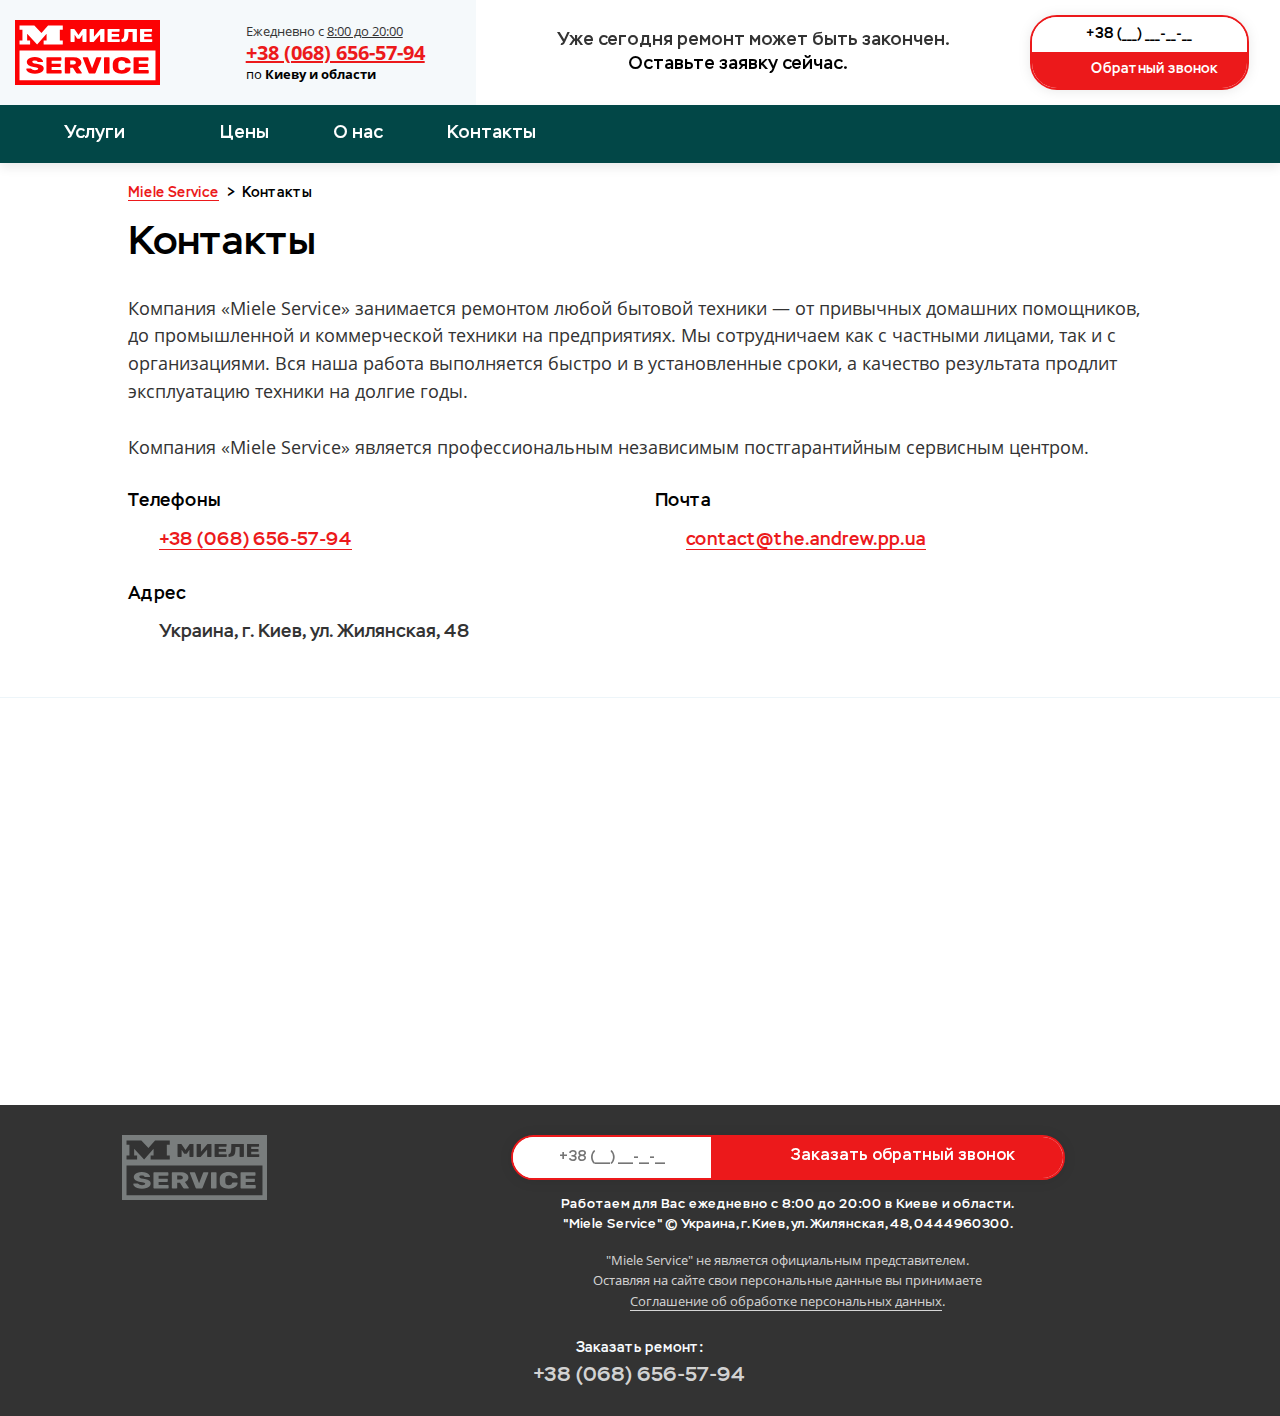
<file: contacts.html>
<!doctype html>
<html lang="ru-RU">
	<head>
		<!-- МЕТА -->
		<meta property="og:type" content="website">
		<meta charset="utf-8">
		<meta property="og:locale" content="ru_RU">
		<meta name="viewport" content="width=device-width, user-scalable=no, initial-scale=1.0, maximum-scale=1.0, minimum-scale=1.0">
		<meta http-equiv="X-UA-Compatible" content="ie=edge">
		<meta property="og:url" content="https://the.andrew.pp.ua/contacts">
		<title>Контакты | Miele Service — Ремонт техники Миле в Киеве и области</title>
		<meta property="og:title" content="Контакты">
		<meta property="twitter:title" content="Контакты">
		<meta property="og:site_name" content="Miele Service — Ремонт техники Миле в Киеве и области">
		<meta name="description" content="Миле-Сервис — это гарантия надёжности. Компания осуществляет обслуживание и срочный ремонт стиральных машин в Киеве и области любой сложности. Мы всегда вежливы и пунктуальны, так как высоко ценим Ваше доверие.">
		<meta property="og:description" content="Миле-Сервис — это гарантия надёжности. Компания осуществляет обслуживание и срочный ремонт стиральных машин в Киеве и области любой сложности. Мы всегда вежливы и пунктуальны, так как высоко ценим Ваше доверие.">
		<meta property="twitter:description" content="Миле-Сервис — это гарантия надёжности. Компания осуществляет обслуживание и срочный ремонт стиральных машин в Киеве и области любой сложности. Мы всегда вежливы и пунктуальны, так как высоко ценим Ваше доверие.">
		<meta name="keywords" content="Контакты">
		<!-- ГРАФИКА -->
		<meta name="fk:svg:icon" content="https://the.andrew.pp.ua/wp-content/themes/space-x/fk/assets/img-icon/icon">
		<link rel="image_src" href="/assets/miele/web/cover/cover.jpeg">
		<meta property="og:image" content="https://the.andrew.pp.ua/assets/miele/web/cover/cover.jpeg">
		<meta property="vk:image" content="https://the.andrew.pp.ua/assets/miele/web/cover/cover.jpeg">
		<meta property="twitter:image" content="https://the.andrew.pp.ua/assets/miele/web/cover/cover.jpeg">
		<meta property="og:image:width" content="600">
		<meta property="og:image:height" content="350">
		<meta name="twitter:card" content="summary_large_image">
		<meta name="twitter:image:alt" content="Контакты | Miele Service">
		<!-- FAVICON -->
		<link rel="shortcut icon" href="/assets/miele/web/favicon/favicon.ico">
		<link rel="shortcut icon" href="/assets/miele/web/favicon/favicon.png" type="image/png">
		<link rel="icon" type="image/png" href="/assets/miele/web/favicon/favicon-180x180.png">
		<link rel="apple-touch-icon" href="/assets/miele/web/favicon/favicon-180x180.png">
		<link rel="mask-icon" href="/assets/miele/web/favicon/favicon.svg" color="#149ce2">
		<!-- ПРИЛОЖЕНИЯ -->
		<link rel="manifest" href="/assets/miele/web/manifest.webmanifest">
		<meta name="theme-color" content="#ffffff">
		<!-- Chrome, Firefox OS, Opera -->
		<meta name="msapplication-tile-image" content="/assets/miele/web/favicon/favicon-150x150.png">
		<!-- Windows -->
		<meta name="msapplication-navbutton-color" content="#ffffff">
		<!-- Windows Phone -->
		<meta name="apple-mobile-web-app-status-bar-style" content="#ffffff">
		<!-- iOS Safari -->
		<script type="application/ld+json">
			{
			  "@context" : "http://schema.org",
			  "@type" : "Organization",
			
			  "name" : "Miele Service — Ремонт техники Миле в Киеве и области",
			  "url" : "https://the.andrew.pp.ua",
			  "logo" : "https://the.andrew.pp.ua/assets/miele/web/cover/cover.jpeg",
			  "telephone" : "+38 (068) 656-57-94",
			  "address": {
			      "@type": "PostalAddress",
			      "addressLocality": "Украина, г. Киев",
			      "streetAddress": "ул. Жилянская, 48",
			      "postalCode": "02000"
			    }
			}
		</script>
		<!-- ПОДДЕРЖКА HTML5 -->
		<!--[if lt IE 9]>
		<script>
			document.createElement("header");
			document.createElement("footer");
			document.createElement("section");
			document.createElement("aside");
			document.createElement("nav");
			document.createElement("article");
			document.createElement("hgroup");
			document.createElement("time");
		</script>
		<noscript>
			<strong>Внимание!</strong>
			Поскольку ваш браузер не поддерживает HTML5, некоторые элементы воспроизводятся с помощью JScript.
			Однако в вашем браузере скрипты отключены, пожалуйста, включите их, чтобы браузер смог отобразить данную страницу.
		</noscript>
		<![endif]-->
		<link rel="preload" href="/wp-content/themes/space-x/fk/assets/fonts/stem-medium/stem-medium-regular/stem-medium-regular.woff2" as="font" />
		<link rel="preload" href="/wp-content/themes/space-x/fk/assets/fonts/stem-medium/stem-medium-italic/stem-medium-italic.woff2" as="font" />
		<link rel="preload" href="/wp-content/themes/space-x/fk/assets/fonts/opensans/opensans-regular/opensans-regular.woff2" as="font" />
		<link rel="preload" href="/wp-content/themes/space-x/fk/assets/fonts/opensans/opensans-bold/opensans-bold.woff2" as="font" />
		<link rel="preload" href="/wp-content/themes/space-x/style.css" as="style" />
		<link rel="preload" href="/wp-content/themes/space-x/fk.js" as="script" />
		<script>
			let fkReadyCallback = fkReadyCallbackLock();
			
			function fkReadyCallbackLock () {
			    let funcs = [
			        function () {
			          console.log( "Ready callback is running!" );
			        },
			    ];
			
			    return function( callback ) {
			        if( callback ){
			            funcs.push(callback);
			        } else {
			            for( let i = 0; i < funcs.length; i++ ){
			                funcs[i]();
			            }
			        }
			    }
			}
		</script><!-- Global site tag (gtag.js) - Google Analytics -->
		<script async src="https://www.googletagmanager.com/gtag/js?id=UA-127965500-3"></script>
		<script>
			window.dataLayer = window.dataLayer || [];
			function gtag(){dataLayer.push(arguments);}
			gtag('js', new Date());
			
			gtag('config', 'UA-127965500-3', {'send_page_view': false});
		</script>
		<script>
			function initRingostat(){return;
			  if (typeof(ga) !== 'undefined') {
			    ga('gtag_UA_127965500_3.require','ringostat');
			    gtag('event', 'page_view');
			    (function (d,s,u,e,p) {
			      p=d.getElementsByTagName(s)[0],e=d.createElement(s),e.async=1,e.src=u,p.parentNode.insertBefore(e, p);
			    })(document, 'script', 'https://script.ringostat.com/v4/eb/ebf7dd389603dadf722629525e898f1ea2ddb849.js');
			  } else {
			    setTimeout(initRingostat,200);
			  }
			}
			initRingostat();
		</script><!-- Yandex.Metrika counter -->
		<script>   var yaParams = {ip_adress: "77.222.156.62"} </script>
		<script type="text/javascript" >
			(function (d, w, c) {
			  (w[c] = w[c] || []).push(function() {
			    try {
			      w.yaCounter51195980 = new Ya.Metrika2({
			        id:51195980,
			        params:window.yaParams,
			        triggerEvent:true,
			        clickmap:true,
			        trackLinks:true,
			        accurateTrackBounce:true,
			        webvisor:true,
			        ecommerce:"dataLayer"
			      });
			    } catch(e) { }
			  });
			
			  var n = d.getElementsByTagName("script")[0],
			    s = d.createElement("script"),
			    f = function () { n.parentNode.insertBefore(s, n); };
			  s.type = "text/javascript";
			  s.async = true;
			  s.src = "https://mc.yandex.ru/metrika/tag.js";
			
			  if (w.opera == "[object Opera]") {
			    d.addEventListener("DOMContentLoaded", f, false);
			  } else { f(); }
			})(document, window, "yandex_metrika_callbacks2");
		</script>
		<noscript>
			<div><img src="https://mc.yandex.ru/watch/51195980" style="position:absolute; left:-9999px;" alt="" /></div>
		</noscript>
		<!-- /Yandex.Metrika counter --><script>
			(function(w, d, s, h, id) {return;
			    w.roistatProjectId = id; w.roistatHost = h;
			    var p = d.location.protocol == "https:" ? "https://" : "http://";
			    var u = /^.*roistat_visit=[^;]+(.*)?$/.test(d.cookie) ? "/dist/module.js" : "/api/site/1.0/"+id+"/init";
			    var js = d.createElement(s); js.charset="UTF-8"; js.async = 1; js.src = p+h+u; var js2 = d.getElementsByTagName(s)[0]; js2.parentNode.insertBefore(js, js2);
			})(window, document, 'script', 'cloud.roistat.com', '84d1bf327e79eaac5a6ce365d1b5ec1e');
		</script>
		<link rel='stylesheet' id='tablepress-default-css'  href='/wp-content/plugins/tablepress/css/default.min.css?ver=1.12' type='text/css' media='all' />
		<link rel="canonical" href="/contacts" />
		<link rel="alternate" type="application/json+oembed" href="/wp-json/oembed/1.0/embed?url=https%3A%2F%2Fthe.andrew.pp.ua%2Fcontacts" />
		<link rel="alternate" type="text/xml+oembed" href="/wp-json/oembed/1.0/embed?url=https%3A%2F%2Fthe.andrew.pp.ua%2Fcontacts&#038;format=xml" />
	</head>
	<body>
		<div id="fk-preload"></div>
		<style>#fk-preload{transition:opacity .5s}#fk-preload div{position:fixed;top:0;bottom:0;left:0;right:0;z-index:99999999999;background-color:#fff}#fk-preload img{position:fixed;top:50%;left:50%;transform:translate(-50%,-50%);width:250px}</style>
		<script>
			var fkPreload = document.getElementById("fk-preload");
			var div = document.createElement( "div" );
			fkPreload.append( div );
			
			window.addEventListener('DOMContentLoaded', function(){
			    setTimeout( function(){
			        fkPreload.style.opacity = "0";
			    }, 150);
			} );
			
			fkPreload.addEventListener("transitionend", function(){
			    fkPreload.remove();
			});
		</script>
		<header class="layout-header ">
			<div class="layout-header__container">
				<div class="layout-header__grid fk-grid-3 fk-grid-md-5 fk-grid-sm-2 fk-grid-xs-1 fk-grid-mr-1 fk-grid_padding">
					<div class="layout-header-logo col-md-2 layout-header-logo_bg-light fk-center-y">
						<div class="fk-grid fk-grid_flexible">
							<div class="logo fk-center-y">
								<a href="/" title="Сервисный центр по ремонту бытовой техники Miele Service"><img src="/assets/miele/logo.svg" alt="Логотип Miele Service"></a>
							</div>
							<div class="fk-center-y">
								<div class="layout-header-group tel">
									<div class="layout-header-group__text">Ежедневно с <u>8:00 до 20:00</u> <b class="text-xs"><br>в Киеве и области.</b></div>
									<a class="layout-header-group__title call_phone_miele" href="tel:+38 (068) 656-57-94">+38 (068) 656-57-94</a>
									<div class="layout-header-group__subtitle">по <b>Киеву и области</b></div>
								</div>
							</div>
						</div>
					</div>
					<div class="layout-header-slogan col-md-2 fk-center-y">
						<div>
							<div>Уже сегодня ремонт может быть закончен.</div>
							<div id="layout-header-slogan-link" class="link">Оставьте заявку сейчас. <i class="fk-icon-stroke-right fk-icon-dark-darken" fk-icon="lonicons/md/arrow-forward"></i></div>
							<a class="phone-xs call_phone_miele" href="tel:+38 (068) 656-57-94">
							<i class="fk-icon-stroke-left fk-icon-color-cta" fk-icon="lonicons/md/call"></i>
							+38 (068) 656-57-94              </a>
						</div>
						<script>
							window.addEventListener('DOMContentLoaded', function(){
							    document.getElementById("layout-header-slogan-link").addEventListener( "click", function () {
							        document.getElementById("layout-header-input-tel").focus();
							    } );
							} );
						</script>
					</div>
					<div class="col-sm-2 fk-center-y">
						<form action="/order.php" method="post" class="callback callback_md callback_center">
							<input id="layout-header-input-tel" type="tel" placeholder="+38 (___) ___-__-__" name="field-phone" required>
							<button class="fk-btn-cta">
							<i class="fk-icon-stroke-left" fk-icon="lonicons/md/call"></i>
							Обратный звонок    </button>
							<input type="hidden" name="sx-post-auto-send" value="true">
							<input type="hidden" name="sx-post-order-type" value="callback">
						</form>
						<script>
							window.addEventListener('DOMContentLoaded', function(){
							    var html = document.documentElement;
							    var body = document.body;
							    var scrollTop = html.scrollTop || body && body.scrollTop || 0;
							    scrollTop -= html.clientTop;
							
							    if( scrollTop <= 21 )
							        document.getElementById("layout-header-input-tel").focus();
							} );
						</script>
					</div>
				</div>
			</div>
		</header>
		<section class="nav-header fk-bg-color-prim-darken fk-shadow-box">
			<div class="fk-container-lg">
				<div class="nav-header__grid fk-grid-5 fk-grid-xs-2 fk-grid-mr-2">
					<nav class="col-4 fk-center-y">
						<ul class="fk-navs fk-navs-media fk-navs_inverse fk-navs_fz-mg" id="">
							<li class=' sub-menu'>
								<a href='/services.html' rel='' title='Услуги'>Услуги</a>
								<ul>
									<li class=' '><a href='/services/remont-stiralnyh-mashin.html' rel='' title='Ремонт стиральных машин Miele'><span>Ремонт стиральных машин Miele</span></a></li>
									<li class=' '><a href='/services/remont-holodilnikov.html' rel='' title='Ремонт холодильников Miele'><span>Ремонт холодильников Miele</span></a></li>
									<li class=' '><a href='/services/remont-kofemashin.html' rel='' title='Ремонт кофемашин Miele'><span>Ремонт кофемашин Miele</span></a></li>
									<li class=' '><a href='/services/remont-posudomoechnyh-mashin.html' rel='' title='Ремонт посудомоечных машин Miele'><span>Ремонт посудомоечных машин Miele</span></a></li>
									<li class=' '><a href='/services/remont-mikrovolnovyh-pechej.html' rel='' title='Ремонт микроволновых печей Miele'><span>Ремонт микроволновых печей Miele</span></a></li>
									<li class=' '><a href='/services/remont-varochnyh-panelej.html' rel='' title='Ремонт варочных панелей Miele'><span>Ремонт варочных панелей Miele</span></a></li>
									<li class=' '><a href='/services/remont-duhovyh-shkafov.html' rel='' title='Ремонт духовых шкафов Miele'><span>Ремонт духовых шкафов Miele</span></a></li>
									<li class=' '><a href='/services/remont-vytyazhnyh-shkafov.html' rel='' title='Ремонт вытяжных шкафов Miele'><span>Ремонт вытяжных шкафов Miele</span></a></li>
									<li class=' '><a href='/services/remont-sushilnyh-mashin.html' rel='' title='Ремонт сушильных машин Miele'><span>Ремонт сушильных машин Miele</span></a></li>
								</ul>
							</li>
							<li class=' '><a href='/more/prices.html' rel='' title='Цены'>Цены</a></li>
							<li class=' '><a href='/more/about.html' rel='nofollow' title='О нас'>О нас</a></li>
							<li class=' '><a href='/contacts.html' rel='nofollow' title='Контакты'>Контакты</a></li>
						</ul>
					</nav>
					<div class="nav-header__call fk-text-inverse-h">
						<a class="fk-btn-cta fk-btn-sm call_phone_miele" href="tel:+38 (068) 656-57-94">
						<i class="fk-icon-stroke-left" fk-icon="lonicons/md/call"></i>
						+38 (068) 656-57-94              </a>
					</div>
				</div>
			</div>
		</section>
		<script>
			fkReadyCallback( function () {
			    fk.navs( {
			        "navs" : "fk-navs-media",
			        "icon" : "<i class='fk-icon-stroke-right fk-icon-sm' fk-icon='fill/arrow-down'></i>"
			    } );
			
			    fk.sticky( "nav-header" );
			} );
		</script>
		<section class="page-contacts">
			<div class="fk-container pt-sm pb-md">
				<section class="breadcrumbs ">
					<div class="breadcrumbs__grid fk-grid fk-grid_flexible">
						<div class="breadcrumbs__crumbs" itemscope itemtype="https://schema.org/BreadcrumbList">
							<!-- Breadcrumb NavXT 6.4.0 -->
							<span itemprop="itemListElement" itemscope itemtype="https://schema.org/ListItem" typeof="ListItem">
								<a itemprop="item" typeof="WebPage" title="Ремонт бытовой техники Miele Service" href="" class="home" ><span itemprop="name">Miele Service</span></a>
								<meta itemprop="position" content="1">
							</span>
							&gt; 
							<span class="post post-page current-item" itemprop="itemListElement" itemscope="" itemtype="https://schema.org/ListItem" typeof="ListItem">
								<span itemprop="name">Контакты</span>
								<meta itemprop="position" content="2">
							</span>
						</div>
					</div>
				</section>
				<div class="pt-xs"></div>
				<h1>Контакты</h1>
				<p>Компания &#171;Miele Service&#187; занимается ремонтом любой бытовой техники — от привычных домашних помощников, до промышленной и коммерческой техники на предприятиях. Мы сотрудничаем как с частными лицами, так и с организациями. Вся наша работа выполняется быстро и в установленные сроки, а качество результата продлит эксплуатацию техники на долгие годы.<br><br>Компания &#171;Miele Service&#187; является профессиональным независимым постгарантийным сервисным центром.</p>
				<section class="section-contacts sx-content-article fk-ff-title">
					<div class="fk-grid-2 fk-grid-mr-1 fk-grid_padding">
						<div>
							<h4>Телефоны</h4>
							<p>
								<i class='fk-icon-stroke-left fk-icon-color-cta' fk-icon='lonicons/md/call'></i><a class='call_phone_miele' href='tel:+38 (068) 656-57-94'>+38 (068) 656-57-94</a> <br>            
							</p>
							<h4>Адрес</h4>
							<p class="mb-remove">
								<i class="fk-icon-stroke-left fk-icon-color-dark" fk-icon="lonicons/md/flag"></i>Украина, г. Киев, ул. Жилянская, 48            
							</p>
							<div class="xs-after-display pt-sm"></div>
						</div>
						<div>
							<h4>Почта</h4>
							<p>
								<i class="fk-icon-stroke-left fk-icon-color-cta" fk-icon="lonicons/md/at"></i><a href="mailto:contact@the.andrew.pp.ua">contact@the.andrew.pp.ua</a>
							</p>
						</div>
					</div>
				</section>
			</div>
			<div class="fk-divider"></div>
			<div id="section-map-pixel"></div>
			<script id="section-map-template" type="text/x-template">
				<iframe src="https://www.google.com/maps/embed?pb=!1m18!1m12!1m3!1d2541.34923722988!2d30.504671315730803!3d50.4345952794732!2m3!1f0!2f0!3f0!3m2!1i1024!2i768!4f13.1!3m3!1m2!1s0x40d4cee4c6489b73%3A0xcd89866b4254ec70!2z0LLRg9C70LjRhtGPINCW0LjQu9GP0L3RgdGM0LrQsCwgNDgsINCa0LjRl9CyLCAwMjAwMA!5e0!3m2!1suk!2sua!4v1606924988408!5m2!1suk!2sua" width="100%" height="400" frameborder="0" style="border:0;" allowfullscreen="" aria-hidden="false" tabindex="0"></iframe>
			</script>
			<script>
				//
				// Отложенная инициализация карты
				//
				
				fkReadyCallback( function () {
				
				    mapInsert();
				    window.addEventListener( 'scroll', mapInsert );
				
				    function mapInsert () {
				        var
				            mapToInsertTemplate = document.getElementById( "section-map-template" ),
				            mapToInsertPixel = document.getElementById( "section-map-pixel" );
				
				        if( (mapToInsertPixel.dataset.fkLoadProgressiveListened === undefined) && (fk.getOffset(mapToInsertPixel) < 150) ){
				            mapToInsertPixel.dataset.fkLoadProgressiveListened = "true";
				
				            mapToInsertTemplate.insertAdjacentHTML( "afterend", mapToInsertTemplate.innerHTML );
				        }
				    }
				} );
			</script>
		</section>
		<link rel="stylesheet" href="/wp-content/themes/space-x/style.css">
		<section id="section-cookies" class="section-cookies hidden">
			<span>Чтобы сайт был удобней, мы используем Сookies.</span>
			<button id="section-cookies-button" class="fk-btn-prim-linear fk-btn-sm">Спасибо!</button>
		</section>
		<script>
			fkReadyCallback( function () {
			    var cookies = document.getElementById("section-cookies"),
			        button = document.getElementById("section-cookies-button");
			
			    // Отключаем уведомление
			    button.addEventListener("click", function () {
			        cookies.classList.add( "disabled" );
			        setCookie( "cookies-agree", "agree", 2021 );
			    });
			
			    // Скрываем уведомление в верхней части экрана
			    window.addEventListener('scroll', function(){
			        var html = document.documentElement;
			        var body = document.body;
			        var scrollTop = html.scrollTop || body && body.scrollTop || 0;
			        scrollTop -= html.clientTop;
			
			        ( scrollTop > 350 ) ?
			            cookies.classList.remove( "hidden" ) :
			            cookies.classList.add( "hidden" );
			    } );
			} );
			
			function setCookie( name, value, exp_y, exp_m, exp_d, path, domain, secure ){
			    var cookie_string = name + "=" + escape ( value );
			    if ( exp_y ) {
			        var expires = new Date ( exp_y, exp_m, exp_d );
			        cookie_string += "; expires=" + expires.toGMTString();
			    }
			    if ( path )
			        cookie_string += "; path=" + escape ( path );
			    if ( domain )
			        cookie_string += "; domain=" + escape ( domain );
			    if ( secure )
			        cookie_string += "; secure";
			    document.cookie = cookie_string;
			}
		</script>
		<div class="fk-modal fk-container-xs" data-modal-target="read-later">
			<section class="fk-section fk-section_sm br-box">
				<div class="pl-sm pr-sm">
					<header class="fk-section__title">
						<h3>Отложите статью на потом, если нет времени читать.</h3>
						<p class="fk-font-subtitle mb-xs">
							Для этого просто скопируйте ссылку ниже и сохраните в удобное место:
						</p>
						<div class="fk-grid-3 fk-grid-mr-1 fk-grid_padding">
							<div class="col-2" style="margin-bottom:15px!important;">
								<input id="read-later-link" type="text" readonly>
							</div>
							<button id="read-later-copy" class="fk-btn-prim">Скопировать</button>
						</div>
					</header>
				</div>
			</section>
		</div>
		<script>
			fkReadyCallback(function () {
			    var link = document.getElementById("read-later-link"),
			        copy = document.getElementById("read-later-copy");
			    link.value = window.location.origin + window.location.pathname;
			    copy.addEventListener("click", function () {
			        sxCopyToClipboard(link);
			        copy.innerHTML = "Скопировано!";
			        copy.classList.remove("fk-btn-prim");
			        copy.classList.add("fk-btn-default");
			        setTimeout(function () {
			            copy.innerHTML = "Скопировать";
			            copy.classList.remove("fk-btn-default");
			            copy.classList.add("fk-btn-prim");
			            fk.modal.toggle();
			        }, 2000);
			    });
			});
			
			function sxCopyToClipboard(elem) {
			    // create hidden text element, if it doesn't already exist
			    var targetId = "_hiddenCopyText_";
			    var isInput = elem.tagName === "INPUT" || elem.tagName === "TEXTAREA";
			    var origSelectionStart, origSelectionEnd;
			    if (isInput) {
			        // can just use the original source element for the selection and copy
			        target = elem;
			        origSelectionStart = elem.selectionStart;
			        origSelectionEnd = elem.selectionEnd;
			    } else {
			        // must use a temporary form element for the selection and copy
			        target = document.getElementById(targetId);
			        if (!target) {
			            var target = document.createElement("textarea");
			            target.style.position = "absolute";
			            target.style.left = "-9999px";
			            target.style.top = "0";
			            target.id = targetId;
			            document.body.appendChild(target);
			        }
			        target.textContent = elem.textContent;
			    }
			    // select the content
			    var currentFocus = document.activeElement;
			    target.focus();
			    target.setSelectionRange(0, target.value.length);
			
			    // copy the selection
			    var succeed;
			    try {
			        succeed = document.execCommand("copy");
			    } catch(e) {
			        succeed = false;
			    }
			    // restore original focus
			    if (currentFocus && typeof currentFocus.focus === "function") {
			        currentFocus.focus();
			    }
			
			    if (isInput) {
			        // restore prior selection
			        elem.setSelectionRange(origSelectionStart, origSelectionEnd);
			    } else {
			        // clear temporary content
			        target.textContent = "";
			    }
			    return succeed;
			}
		</script>
		<footer class="layout-footer fk-bg-dark">
			<div class="fk-container-lg">
				<div class="fk-grid-5 fk-grid-md-4 fk-grid-sm-4 fk-grid-xs-4 fk-grid-mr-1 fk-grid_padding">
					<div class="layout-footer__logo lg-before-text-center">
						<a href="" title="Сервисный центр по ремонту бытовой техники Miele Service"><img src="/assets/miele/logo-inverse.svg" alt="Логотип Miele Service"></a>
					</div>
					<div class="layout-footer__call col-3 col-3 col-md-3 col-sm-3 col-xs-3">
						<form action="/order.php" method="post" class="callback callback_center">
							<input id="" type="tel" placeholder="+38 (___) ___-__-__" name="field-phone" required>
							<button class="fk-btn-cta">
							<i class="fk-icon-stroke-left" fk-icon="lonicons/md/call"></i>
							Заказать обратный звонок    </button>
							<input type="hidden" name="sx-post-auto-send" value="true">
							<input type="hidden" name="sx-post-order-type" value="callback">
						</form>
						<p class="fk-ff-title fk-text-inverse-h">
							Работаем для Вас ежедневно с 8:00 до 20:00 в Киеве и области. <br class="sm-after-display">
							"Miele Service" © Украина, г. Киев, ул. Жилянская, 48, 0444960300.
						</p>
						<p class="fk-text-inverse-p">
							"Miele Service" не является официальным представителем. <br>
							Оставляя на сайте свои персональные данные вы принимаете <br class="sm-after-display"><a href="/more/legal" rel="nofollow">Соглашение об обработке персональных данных</a>.
						</p>
					</div>
					<div class="layout-footer__contacts fk-text-inverse text-right lg-before-text-center col-md-4 col-sm-4 col-xs-4">
						<h4>Заказать ремонт:</h4>
						<a class='call_phone_miele' href='tel:+38 (068) 656-57-94'>+38 (068) 656-57-94</a>      
					</div>
				</div>
			</div>
		</footer>
		<script>
			!function(e){"function"==typeof define&&define.amd?define("inputmask.dependencyLib",e):"object"==typeof exports?module.exports=e():e()}(function(){function e(e,t){for(var n=0,i=e.length;n<i;n++)if(e[n]===t)return n;return-1}function t(e){return null==e?e+"":"object"==typeof e||"function"==typeof e?a[a.toString.call(e)]||"object":typeof e}function n(e){return null!=e&&e===e.window}function i(e){var i="length"in e&&e.length,o=t(e);return"function"!==o&&!n(e)&&(!(1!==e.nodeType||!i)||("array"===o||0===i||"number"==typeof i&&i>0&&i-1 in e))}function o(e){return e instanceof Element}function r(e){return e instanceof r?e:this instanceof r?void(void 0!==e&&null!==e&&e!==window&&(this[0]=e.nodeName?e:void 0!==e[0]&&e[0].nodeName?e[0]:document.querySelector(e),void 0!==this[0]&&null!==this[0]&&(this[0].eventRegistry=this[0].eventRegistry||{}))):new r(e)}for(var a={},l="Boolean Number String Function Array Date RegExp Object Error".split(" "),s=0;s<l.length;s++)a["[object "+l[s]+"]"]=l[s].toLowerCase();return r.prototype={on:function(e,t){function n(e,n){r.addEventListener?r.addEventListener(e,t,!1):r.attachEvent&&r.attachEvent("on"+e,t),i[e]=i[e]||{},i[e][n]=i[e][n]||[],i[e][n].push(t)}if(o(this[0]))for(var i=this[0].eventRegistry,r=this[0],a=e.split(" "),l=0;l<a.length;l++){var s=a[l].split("."),f=s[0],c=s[1]||"global";n(f,c)}return this},off:function(e,t){function n(e,t,n){if(e in r==!0)if(a.removeEventListener?a.removeEventListener(e,n,!1):a.detachEvent&&a.detachEvent("on"+e,n),"global"===t)for(var i in r[e])r[e][i].splice(r[e][i].indexOf(n),1);else r[e][t].splice(r[e][t].indexOf(n),1)}function i(e,n){var i,o,a=[];if(e.length>0)if(void 0===t)for(i=0,o=r[e][n].length;i<o;i++)a.push({ev:e,namespace:n&&n.length>0?n:"global",handler:r[e][n][i]});else a.push({ev:e,namespace:n&&n.length>0?n:"global",handler:t});else if(n.length>0)for(var l in r)for(var s in r[l])if(s===n)if(void 0===t)for(i=0,o=r[l][s].length;i<o;i++)a.push({ev:l,namespace:s,handler:r[l][s][i]});else a.push({ev:l,namespace:s,handler:t});return a}if(o(this[0]))for(var r=this[0].eventRegistry,a=this[0],l=e.split(" "),s=0;s<l.length;s++)for(var f=l[s].split("."),c=i(f[0],f[1]),u=0,v=c.length;u<v;u++)n(c[u].ev,c[u].namespace,c[u].handler);return this},trigger:function(e){if(o(this[0]))for(var t=this[0].eventRegistry,n=this[0],i="string"==typeof e?e.split(" "):[e.type],a=0;a<i.length;a++){var l=i[a].split("."),s=l[0],f=l[1]||"global";if(void 0!==document&&"global"===f){var c,u,v={bubbles:!1,cancelable:!0,detail:Array.prototype.slice.call(arguments,1)};if(document.createEvent){try{c=new CustomEvent(s,v)}catch(e){c=document.createEvent("CustomEvent"),c.initCustomEvent(s,v.bubbles,v.cancelable,v.detail)}e.type&&r.extend(c,e),n.dispatchEvent(c)}else c=document.createEventObject(),c.eventType=s,e.type&&r.extend(c,e),n.fireEvent("on"+c.eventType,c)}else if(void 0!==t[s])if(arguments[0]=arguments[0].type?arguments[0]:r.Event(arguments[0]),"global"===f)for(var p in t[s])for(u=0;u<t[s][p].length;u++)t[s][p][u].apply(n,arguments);else for(u=0;u<t[s][f].length;u++)t[s][f][u].apply(n,arguments)}return this},position:function(){if(o(this[0]))return{top:this[0].offsetTop,left:this[0].offsetLeft}}},r.isFunction=function(e){return"function"===t(e)},r.noop=function(){},r.isArray=Array.isArray,r.inArray=function(t,n,i){return null==n?-1:e(n,t,i)},r.valHooks=void 0,r.isPlainObject=function(e){return"object"===t(e)&&!e.nodeType&&!n(e)&&!(e.constructor&&!a.hasOwnProperty.call(e.constructor.prototype,"isPrototypeOf"))},r.extend=function(){var e,t,n,i,o,a,l=arguments[0]||{},s=1,f=arguments.length,c=!1;for("boolean"==typeof l&&(c=l,l=arguments[s]||{},s++),"object"==typeof l||r.isFunction(l)||(l={}),s===f&&(l=this,s--);s<f;s++)if(null!=(e=arguments[s]))for(t in e)n=l[t],i=e[t],l!==i&&(c&&i&&(r.isPlainObject(i)||(o=r.isArray(i)))?(o?(o=!1,a=n&&r.isArray(n)?n:[]):a=n&&r.isPlainObject(n)?n:{},l[t]=r.extend(c,a,i)):void 0!==i&&(l[t]=i));return l},r.each=function(e,t){var n,o=0;if(i(e))for(var r=e.length;o<r&&(n=t.call(e[o],o,e[o]),n!==!1);o++);else for(o in e)if(n=t.call(e[o],o,e[o]),n===!1)break;return e},r.map=function(e,t){var n,o=0,r=e.length,a=i(e),l=[];if(a)for(;o<r;o++)n=t(e[o],o),null!=n&&l.push(n);else for(o in e)n=t(e[o],o),null!=n&&l.push(n);return[].concat(l)},r.data=function(e,t,n){return void 0===n?e.__data?e.__data[t]:null:(e.__data=e.__data||{},void(e.__data[t]=n))},r.Event=function(e,t){t=t||{bubbles:!1,cancelable:!1,detail:void 0};var n=document.createEvent("CustomEvent");return n.initCustomEvent(e,t.bubbles,t.cancelable,t.detail),n},r.Event.prototype=window.Event.prototype,window.dependencyLib=r,r});
			!function(e){"function"==typeof define&&define.amd?define("inputmask",["inputmask.dependencyLib"],e):"object"==typeof exports?module.exports=e(require("./inputmask.dependencyLib")):e(window.dependencyLib||jQuery)}(function(e){function t(i,a){return this instanceof t?(e.isPlainObject(i)?a=i:(a=a||{},a.alias=i),this.el=void 0,this.opts=e.extend(!0,{},this.defaults,a),this.maskset=void 0,this.noMasksCache=a&&void 0!==a.definitions,this.userOptions=a||{},this.events={},this.dataAttribute="data-inputmask",this.isRTL=this.opts.numericInput,void n(this.opts.alias,a,this.opts)):new t(i,a)}function n(t,i,a){var o=a.aliases[t];return o?(o.alias&&n(o.alias,void 0,a),e.extend(!0,a,o),e.extend(!0,a,i),!0):(null===a.mask&&(a.mask=t),!1)}function i(n,i){function a(n,a,o){if(null!==n&&""!==n){if(1===n.length&&o.greedy===!1&&0!==o.repeat&&(o.placeholder=""),o.repeat>0||"*"===o.repeat||"+"===o.repeat){var r="*"===o.repeat?0:"+"===o.repeat?1:o.repeat;n=o.groupmarker.start+n+o.groupmarker.end+o.quantifiermarker.start+r+","+o.repeat+o.quantifiermarker.end}var s;return void 0===t.prototype.masksCache[n]||i===!0?(s={mask:n,maskToken:t.prototype.analyseMask(n,o),validPositions:{},_buffer:void 0,buffer:void 0,tests:{},metadata:a,maskLength:void 0},i!==!0&&(t.prototype.masksCache[o.numericInput?n.split("").reverse().join(""):n]=s,s=e.extend(!0,{},t.prototype.masksCache[o.numericInput?n.split("").reverse().join(""):n]))):s=e.extend(!0,{},t.prototype.masksCache[o.numericInput?n.split("").reverse().join(""):n]),s}}var o;if(e.isFunction(n.mask)&&(n.mask=n.mask(n)),e.isArray(n.mask)){if(n.mask.length>1){n.keepStatic=null===n.keepStatic||n.keepStatic;var r=n.groupmarker.start;return e.each(n.numericInput?n.mask.reverse():n.mask,function(t,i){r.length>1&&(r+=n.groupmarker.end+n.alternatormarker+n.groupmarker.start),r+=void 0===i.mask||e.isFunction(i.mask)?i:i.mask}),r+=n.groupmarker.end,a(r,n.mask,n)}n.mask=n.mask.pop()}return n.mask&&(o=void 0===n.mask.mask||e.isFunction(n.mask.mask)?a(n.mask,n.mask,n):a(n.mask.mask,n.mask,n)),o}function a(n,i,o){function u(e,t,n){t=t||0;var i,a,r,s=[],l=0,c=p();W=void 0!==q?q.maxLength:void 0,W===-1&&(W=void 0);do e===!0&&d().validPositions[l]?(r=d().validPositions[l],a=r.match,i=r.locator.slice(),s.push(n===!0?r.input:n===!1?a.nativeDef:j(l,a))):(r=m(l,i,l-1),a=r.match,i=r.locator.slice(),(o.jitMasking===!1||l<c||"number"==typeof o.jitMasking&&isFinite(o.jitMasking)&&o.jitMasking>l)&&s.push(n===!1?a.nativeDef:j(l,a))),l++;while((void 0===W||l<W)&&(null!==a.fn||""!==a.def)||t>l);return""===s[s.length-1]&&s.pop(),d().maskLength=l+1,s}function d(){return i}function f(e){var t=d();t.buffer=void 0,e!==!0&&(t._buffer=void 0,t.validPositions={},t.p=0)}function p(e,t,n){var i=-1,a=-1,o=n||d().validPositions;void 0===e&&(e=-1);for(var r in o){var s=parseInt(r);o[s]&&(t||null!==o[s].match.fn)&&(s<=e&&(i=s),s>=e&&(a=s))}return i!==-1&&e-i>1||a<e?i:a}function v(t,n,i,a){function r(e){var t=d().validPositions[e];if(void 0!==t&&null===t.match.fn){var n=d().validPositions[e-1],i=d().validPositions[e+1];return void 0!==n&&void 0!==i}return!1}var s,l=t,c=e.extend(!0,{},d().validPositions),u=!1;for(d().p=t,s=n-1;s>=l;s--)void 0!==d().validPositions[s]&&(i!==!0&&(!d().validPositions[s].match.optionality&&r(s)||o.canClearPosition(d(),s,p(),a,o)===!1)||delete d().validPositions[s]);for(f(!0),s=l+1;s<=p();){for(;void 0!==d().validPositions[l];)l++;if(s<l&&(s=l+1),void 0===d().validPositions[s]&&A(s))s++;else{var v=m(s);u===!1&&c[l]&&c[l].match.def===v.match.def?(d().validPositions[l]=e.extend(!0,{},c[l]),d().validPositions[l].input=v.input,delete d().validPositions[s],s++):g(l,v.match.def)?_(l,v.input||j(s),!0)!==!1&&(delete d().validPositions[s],s++,u=!0):A(s)||(s++,l--),l++}}f(!0)}function h(e,t){for(var n,i=e,a=p(),r=d().validPositions[a]||y(0)[0],s=void 0!==r.alternation?r.locator[r.alternation].toString().split(","):[],l=0;l<i.length&&(n=i[l],!(n.match&&(o.greedy&&n.match.optionalQuantifier!==!0||(n.match.optionality===!1||n.match.newBlockMarker===!1)&&n.match.optionalQuantifier!==!0)&&(void 0===r.alternation||r.alternation!==n.alternation||void 0!==n.locator[r.alternation]&&w(n.locator[r.alternation].toString().split(","),s)))||t===!0&&(null!==n.match.fn||/[0-9a-bA-Z]/.test(n.match.def)));l++);return n}function m(e,t,n){return d().validPositions[e]||h(y(e,t?t.slice():t,n))}function k(e){return d().validPositions[e]?d().validPositions[e]:y(e)[0]}function g(e,t){for(var n=!1,i=y(e),a=0;a<i.length;a++)if(i[a].match&&i[a].match.def===t){n=!0;break}return n}function y(t,n,i){function a(n,i,r,s){function c(r,s,f){function h(t,n){var i=0===e.inArray(t,n.matches);return i||e.each(n.matches,function(e,a){if(a.isQuantifier===!0&&(i=h(t,n.matches[e-1])))return!1}),i}function k(t,n,i){var a,o;return(d().tests[t]||d().validPositions[t])&&e.each(d().tests[t]||[d().validPositions[t]],function(e,t){var r=void 0!==i?i:t.alternation,s=void 0!==t.locator[r]?t.locator[r].toString().indexOf(n):-1;(void 0===o||s<o)&&s!==-1&&(a=t,o=s)}),a?a.locator.slice((void 0!==i?i:a.alternation)+1):void 0!==i?k(t,n):void 0}function g(e,n){return null===e.match.fn&&null!==n.match.fn&&n.match.fn.test(e.match.def,d(),t,!1,o,!1)}if(u>1e4)throw"Inputmask: There is probably an error in your mask definition or in the code. Create an issue on github with an example of the mask you are using. "+d().mask;if(u===t&&void 0===r.matches)return p.push({match:r,locator:s.reverse(),cd:m}),!0;if(void 0!==r.matches){if(r.isGroup&&f!==r){if(r=c(n.matches[e.inArray(r,n.matches)+1],s))return!0}else if(r.isOptional){var y=r;if(r=a(r,i,s,f)){if(l=p[p.length-1].match,!h(l,y))return!0;v=!0,u=t}}else if(r.isAlternator){var b,P=r,E=[],C=p.slice(),w=s.length,_=i.length>0?i.shift():-1;if(_===-1||"string"==typeof _){var A,x=u,M=i.slice(),O=[];if("string"==typeof _)O=_.split(",");else for(A=0;A<P.matches.length;A++)O.push(A);for(var S=0;S<O.length;S++){if(A=parseInt(O[S]),p=[],i=k(u,A,w)||M.slice(),r=c(P.matches[A]||n.matches[A],[A].concat(s),f)||r,r!==!0&&void 0!==r&&O[O.length-1]<P.matches.length){var j=e.inArray(r,n.matches)+1;n.matches.length>j&&(r=c(n.matches[j],[j].concat(s.slice(1,s.length)),f),r&&(O.push(j.toString()),e.each(p,function(e,t){t.alternation=s.length-1})))}b=p.slice(),u=x,p=[];for(var D=0;D<b.length;D++){var T=b[D],I=!1;T.alternation=T.alternation||w;for(var G=0;G<E.length;G++){var L=E[G];if(("string"!=typeof _||e.inArray(T.locator[T.alternation].toString(),O)!==-1)&&(T.match.def===L.match.def||g(T,L))){I=T.match.nativeDef===L.match.nativeDef,T.alternation==L.alternation&&L.locator[L.alternation].toString().indexOf(T.locator[T.alternation])===-1&&(L.locator[L.alternation]=L.locator[L.alternation]+","+T.locator[T.alternation],L.alternation=T.alternation,null==T.match.fn&&(L.na=L.na||T.locator[T.alternation].toString(),L.na.indexOf(T.locator[T.alternation])===-1&&(L.na=L.na+","+T.locator[T.alternation])));break}}I||E.push(T)}}"string"==typeof _&&(E=e.map(E,function(t,n){if(isFinite(n)){var i,a=t.alternation,o=t.locator[a].toString().split(",");t.locator[a]=void 0,t.alternation=void 0;for(var r=0;r<o.length;r++)i=e.inArray(o[r],O)!==-1,i&&(void 0!==t.locator[a]?(t.locator[a]+=",",t.locator[a]+=o[r]):t.locator[a]=parseInt(o[r]),t.alternation=a);if(void 0!==t.locator[a])return t}})),p=C.concat(E),u=t,v=p.length>0,i=M.slice()}else r=c(P.matches[_]||n.matches[_],[_].concat(s),f);if(r)return!0}else if(r.isQuantifier&&f!==n.matches[e.inArray(r,n.matches)-1])for(var B=r,F=i.length>0?i.shift():0;F<(isNaN(B.quantifier.max)?F+1:B.quantifier.max)&&u<=t;F++){var N=n.matches[e.inArray(B,n.matches)-1];if(r=c(N,[F].concat(s),N)){if(l=p[p.length-1].match,l.optionalQuantifier=F>B.quantifier.min-1,h(l,N)){if(F>B.quantifier.min-1){v=!0,u=t;break}return!0}return!0}}else if(r=a(r,i,s,f))return!0}else u++}for(var f=i.length>0?i.shift():0;f<n.matches.length;f++)if(n.matches[f].isQuantifier!==!0){var h=c(n.matches[f],[f].concat(r),s);if(h&&u===t)return h;if(u>t)break}}function r(t){var n=[];return e.isArray(t)||(t=[t]),t.length>0&&(void 0===t[0].alternation?(n=h(t.slice()).locator.slice(),0===n.length&&(n=t[0].locator.slice())):e.each(t,function(e,t){if(""!==t.def)if(0===n.length)n=t.locator.slice();else for(var i=0;i<n.length;i++)t.locator[i]&&n[i].toString().indexOf(t.locator[i])===-1&&(n[i]+=","+t.locator[i])})),n}function s(e){return o.keepStatic&&t>0&&e.length>1+(""===e[e.length-1].match.def?1:0)&&e[0].match.optionality!==!0&&e[0].match.optionalQuantifier!==!0&&null===e[0].match.fn&&!/[0-9a-bA-Z]/.test(e[0].match.def)?[h(e)]:e}var l,c=d().maskToken,u=n?i:0,f=n?n.slice():[0],p=[],v=!1,m=n?n.join(""):"";if(t>-1){if(void 0===n){for(var k,g=t-1;void 0===(k=d().validPositions[g]||d().tests[g])&&g>-1;)g--;void 0!==k&&g>-1&&(f=r(k),m=f.join(""),u=g)}if(d().tests[t]&&d().tests[t][0].cd===m)return s(d().tests[t]);for(var y=f.shift();y<c.length;y++){var b=a(c[y],f,[y]);if(b&&u===t||u>t)break}}return(0===p.length||v)&&p.push({match:{fn:null,cardinality:0,optionality:!0,casing:null,def:"",placeholder:""},locator:[],cd:m}),void 0!==n&&d().tests[t]?s(e.extend(!0,[],p)):(d().tests[t]=e.extend(!0,[],p),s(d().tests[t]))}function b(){return void 0===d()._buffer&&(d()._buffer=u(!1,1),void 0===d().buffer&&d()._buffer.slice()),d()._buffer}function P(e){return void 0!==d().buffer&&e!==!0||(d().buffer=u(!0,p(),!0)),d().buffer}function E(e,t,n){var i;if(e===!0)f(),e=0,t=n.length;else for(i=e;i<t;i++)delete d().validPositions[i];for(i=e;i<t;i++)f(!0),n[i]!==o.skipOptionalPartCharacter&&_(i,n[i],!0,!0)}function C(e,n,i){switch(o.casing||n.casing){case"upper":e=e.toUpperCase();break;case"lower":e=e.toLowerCase();break;case"title":var a=d().validPositions[i-1];e=0===i||a&&a.input===String.fromCharCode(t.keyCode.SPACE)?e.toUpperCase():e.toLowerCase()}return e}function w(t,n){for(var i=o.greedy?n:n.slice(0,1),a=!1,r=0;r<t.length;r++)if(e.inArray(t[r],i)!==-1){a=!0;break}return a}function _(n,i,a,r,s){function l(e){var t=z?e.begin-e.end>1||e.begin-e.end===1&&o.insertMode:e.end-e.begin>1||e.end-e.begin===1&&o.insertMode;return t&&0===e.begin&&e.end===d().maskLength?"full":t}function c(t,i,a){var s=!1;return e.each(y(t),function(c,u){for(var h=u.match,m=i?1:0,k="",g=h.cardinality;g>m;g--)k+=O(t-(g-1));if(i&&(k+=i),P(!0),s=null!=h.fn?h.fn.test(k,d(),t,a,o,l(n)):(i===h.def||i===o.skipOptionalPartCharacter)&&""!==h.def&&{c:h.placeholder||h.def,pos:t},s!==!1){var y=void 0!==s.c?s.c:i;y=y===o.skipOptionalPartCharacter&&null===h.fn?h.placeholder||h.def:y;var w=t,A=P();if(void 0!==s.remove&&(e.isArray(s.remove)||(s.remove=[s.remove]),e.each(s.remove.sort(function(e,t){return t-e}),function(e,t){v(t,t+1,!0)})),void 0!==s.insert&&(e.isArray(s.insert)||(s.insert=[s.insert]),e.each(s.insert.sort(function(e,t){return e-t}),function(e,t){_(t.pos,t.c,!0,r)})),s.refreshFromBuffer){var x=s.refreshFromBuffer;if(a=!0,E(x===!0?x:x.start,x.end,A),void 0===s.pos&&void 0===s.c)return s.pos=p(),!1;if(w=void 0!==s.pos?s.pos:t,w!==t)return s=e.extend(s,_(w,y,!0,r)),!1}else if(s!==!0&&void 0!==s.pos&&s.pos!==t&&(w=s.pos,E(t,w,P().slice()),w!==t))return s=e.extend(s,_(w,y,!0)),!1;return(s===!0||void 0!==s.pos||void 0!==s.c)&&(c>0&&f(!0),b(w,e.extend({},u,{input:C(y,h,w)}),r,l(n))||(s=!1),!1)}}),s}function u(t,n,i){var a,s,l,c,u,v,h,m,k=e.extend(!0,{},d().validPositions),g=!1,b=p();for(c=d().validPositions[b];b>=0;b--)if(l=d().validPositions[b],l&&void 0!==l.alternation){if(a=b,s=d().validPositions[a].alternation,c.locator[l.alternation]!==l.locator[l.alternation])break;c=l}if(void 0!==s){m=parseInt(a);var P=void 0!==c.locator[c.alternation||s]?c.locator[c.alternation||s]:h[0];P.length>0&&(P=P.split(",")[0]);var E=d().validPositions[m],C=d().validPositions[m-1];e.each(y(m,C?C.locator:void 0,m-1),function(a,l){h=l.locator[s]?l.locator[s].toString().split(","):[];for(var c=0;c<h.length;c++){var y=[],b=0,C=0,w=!1;if(P<h[c]&&(void 0===l.na||e.inArray(h[c],l.na.split(","))===-1)){d().validPositions[m]=e.extend(!0,{},l);var A=d().validPositions[m].locator;for(d().validPositions[m].locator[s]=parseInt(h[c]),null==l.match.fn?(E.input!==l.match.def&&(w=!0,E.generatedInput!==!0&&y.push(E.input)),C++,d().validPositions[m].generatedInput=!/[0-9a-bA-Z]/.test(l.match.def),d().validPositions[m].input=l.match.def):d().validPositions[m].input=E.input,u=m+1;u<p(void 0,!0)+1;u++)v=d().validPositions[u],v&&v.generatedInput!==!0&&/[0-9a-bA-Z]/.test(v.input)?y.push(v.input):u<t&&b++,delete d().validPositions[u];for(w&&y[0]===l.match.def&&y.shift(),f(!0),g=!0;y.length>0;){var x=y.shift();if(x!==o.skipOptionalPartCharacter&&!(g=_(p(void 0,!0)+1,x,!1,r,!0)))break}if(g){d().validPositions[m].locator=A;var M=p(t)+1;for(u=m+1;u<p()+1;u++)v=d().validPositions[u],(void 0===v||null==v.match.fn)&&u<t+(C-b)&&C++;t+=C-b,g=_(t>M?M:t,n,i,r,!0)}if(g)return!1;f(),d().validPositions=e.extend(!0,{},k)}}})}return g}function k(t,n){var i=d().validPositions[n];if(i)for(var a=i.locator,o=a.length,r=t;r<n;r++)if(void 0===d().validPositions[r]&&!A(r,!0)){var s=y(r),l=s[0],c=-1;e.each(s,function(e,t){for(var n=0;n<o&&void 0!==t.locator[n]&&w(t.locator[n].toString().split(","),a[n].toString().split(","));n++)c<n&&(c=n,l=t)}),b(r,e.extend({},l,{input:l.match.placeholder||l.match.def}),!0)}}function b(t,n,i,a){if(a||o.insertMode&&void 0!==d().validPositions[t]&&void 0===i){var r,s=e.extend(!0,{},d().validPositions),l=p(void 0,!0);for(r=t;r<=l;r++)delete d().validPositions[r];d().validPositions[t]=e.extend(!0,{},n);var c,u=!0,v=d().validPositions,h=!1,m=d().maskLength;for(r=c=t;r<=l;r++){var k=s[r];if(void 0!==k)for(var y=c;y<d().maskLength&&(null===k.match.fn&&v[r]&&(v[r].match.optionalQuantifier===!0||v[r].match.optionality===!0)||null!=k.match.fn);){if(y++,h===!1&&s[y]&&s[y].match.def===k.match.def)d().validPositions[y]=e.extend(!0,{},s[y]),d().validPositions[y].input=k.input,M(y),c=y,u=!0;else if(g(y,k.match.def)){var b=_(y,k.input,!0,!0);u=b!==!1,c=b.caret||b.insert?p():y,h=!0}else u=k.generatedInput===!0;if(d().maskLength<m&&(d().maskLength=m),u)break}if(!u)break}if(!u)return d().validPositions=e.extend(!0,{},s),f(!0),!1}else d().validPositions[t]=e.extend(!0,{},n);return f(!0),!0}function M(t){for(var n=t-1;n>-1&&!d().validPositions[n];n--);var i,a;for(n++;n<t;n++)void 0===d().validPositions[n]&&(o.jitMasking===!1||o.jitMasking>n)&&(a=y(n,m(n-1).locator,n-1).slice(),""===a[a.length-1].match.def&&a.pop(),i=h(a),i&&(i.match.def===o.radixPointDefinitionSymbol||!A(n,!0)||e.inArray(o.radixPoint,P())<n&&i.match.fn&&i.match.fn.test(j(n),d(),n,!1,o))&&(D=c(n,i.match.placeholder||(null==i.match.fn?i.match.def:""!==j(n)?j(n):P()[n]),!0),D!==!1&&(d().validPositions[D.pos||n].generatedInput=!0)))}a=a===!0;var S=n;void 0!==n.begin&&(S=z&&!l(n)?n.end:n.begin);var D=!1,T=e.extend(!0,{},d().validPositions);if(M(S),l(n)&&(F(void 0,t.keyCode.DELETE,n),S=d().p),S<d().maskLength&&(D=c(S,i,a),(!a||r===!0)&&D===!1)){var I=d().validPositions[S];if(!I||null!==I.match.fn||I.match.def!==i&&i!==o.skipOptionalPartCharacter){if((o.insertMode||void 0===d().validPositions[x(S)])&&!A(S,!0)){var G=y(S).slice();""===G[G.length-1].match.def&&G.pop();var L=h(G,!0);L&&null===L.match.fn&&(L=L.match.placeholder||L.match.def,c(S,L,a),d().validPositions[S].generatedInput=!0);for(var B=S+1,N=x(S);B<=N;B++)if(D=c(B,i,a),D!==!1){k(S,void 0!==D.pos?D.pos:B),S=B;break}}}else D={caret:x(S)}}return D===!1&&o.keepStatic&&!a&&s!==!0&&(D=u(S,i,a)),D===!0&&(D={pos:S}),e.isFunction(o.postValidation)&&D!==!1&&!a&&r!==!0&&(D=!!o.postValidation(P(!0),D,o)&&D),void 0===D.pos&&(D.pos=S),D===!1&&(f(!0),d().validPositions=e.extend(!0,{},T)),D}function A(e,t){var n;if(t?(n=m(e).match,""===n.def&&(n=k(e).match)):n=k(e).match,null!=n.fn)return n.fn;if(t!==!0&&e>-1){var i=y(e);return i.length>1+(""===i[i.length-1].match.def?1:0)}return!1}function x(e,t){var n=d().maskLength;if(e>=n)return n;for(var i=e;++i<n&&(t===!0&&(k(i).match.newBlockMarker!==!0||!A(i))||t!==!0&&!A(i)););return i}function M(e,t){var n,i=e;if(i<=0)return 0;for(;--i>0&&(t===!0&&k(i).match.newBlockMarker!==!0||t!==!0&&!A(i)&&(n=y(i),n.length<2||2===n.length&&""===n[1].match.def)););return i}function O(e){return void 0===d().validPositions[e]?j(e):d().validPositions[e].input}function S(t,n,i,a,r){if(a&&e.isFunction(o.onBeforeWrite)){var s=o.onBeforeWrite(a,n,i,o);if(s){if(s.refreshFromBuffer){var l=s.refreshFromBuffer;E(l===!0?l:l.start,l.end,s.buffer||n),n=P(!0)}void 0!==i&&(i=void 0!==s.caret?s.caret:i)}}t.inputmask._valueSet(n.join("")),void 0===i||void 0!==a&&"blur"===a.type?R(t,n,i):I(t,i),r===!0&&(X=!0,e(t).trigger("input"))}function j(e,t){if(t=t||k(e).match,void 0!==t.placeholder)return t.placeholder;if(null===t.fn){if(e>-1&&void 0===d().validPositions[e]){var n,i=y(e),a=[];if(i.length>1+(""===i[i.length-1].match.def?1:0))for(var r=0;r<i.length;r++)if(i[r].match.optionality!==!0&&i[r].match.optionalQuantifier!==!0&&(null===i[r].match.fn||void 0===n||i[r].match.fn.test(n.match.def,d(),e,!0,o)!==!1)&&(a.push(i[r]),null===i[r].match.fn&&(n=i[r]),a.length>1&&/[0-9a-bA-Z]/.test(a[0].match.def)))return o.placeholder.charAt(e%o.placeholder.length)}return t.def}return o.placeholder.charAt(e%o.placeholder.length)}function D(n,i,a,r,s,l){function c(){var e=!1,t=b().slice(h,x(h)).join("").indexOf(v);if(t!==-1&&!A(h)){e=!0;for(var n=b().slice(h,h+t),i=0;i<n.length;i++)if(" "!==n[i]){e=!1;break}}return e}var u=r.slice(),v="",h=0,k=void 0;if(f(),d().p=x(-1),!a)if(o.autoUnmask!==!0){var g=b().slice(0,x(-1)).join(""),y=u.join("").match(new RegExp("^"+t.escapeRegex(g),"g"));y&&y.length>0&&(u.splice(0,y.length*g.length),h=x(h))}else h=x(h);if(e.each(u,function(t,i){if(void 0!==i){var r=new e.Event("keypress");r.which=i.charCodeAt(0),v+=i;var s=p(void 0,!0),l=d().validPositions[s],u=m(s+1,l?l.locator.slice():void 0,s);if(!c()||a||o.autoUnmask){var g=a?t:null==u.match.fn&&u.match.optionality&&s+1<d().p?s+1:d().p;k=ee.keypressEvent.call(n,r,!0,!1,a,g),h=g+1,v=""}else k=ee.keypressEvent.call(n,r,!0,!1,!0,s+1);if(!a&&e.isFunction(o.onBeforeWrite)&&(k=o.onBeforeWrite(r,P(),k.forwardPosition,o),k&&k.refreshFromBuffer)){var y=k.refreshFromBuffer;E(y===!0?y:y.start,y.end,k.buffer),f(!0),k.caret&&(d().p=k.caret)}}}),i){var C=void 0,w=p();document.activeElement===n&&(s||k)&&(C=I(n).begin,s&&k===!1&&(C=x(p(C))),k&&l!==!0&&(C<w+1||w===-1)&&(C=o.numericInput&&void 0===k.caret?M(k.forwardPosition):k.forwardPosition)),S(n,P(),C,s||new e.Event("checkval"))}}function T(t){if(t&&void 0===t.inputmask)return t.value;var n=[],i=d().validPositions;for(var a in i)i[a].match&&null!=i[a].match.fn&&n.push(i[a].input);var r=0===n.length?"":(z?n.reverse():n).join("");if(e.isFunction(o.onUnMask)){var s=(z?P().slice().reverse():P()).join("");r=o.onUnMask(s,r,o)||r}return r}function I(e,t,n,i){function a(e){if(i!==!0&&z&&"number"==typeof e&&(!o.greedy||""!==o.placeholder)){var t=P().join("").length;e=t-e}return e}var s;if("number"!=typeof t)return e.setSelectionRange?(t=e.selectionStart,n=e.selectionEnd):window.getSelection?(s=window.getSelection().getRangeAt(0),s.commonAncestorContainer.parentNode!==e&&s.commonAncestorContainer!==e||(t=s.startOffset,n=s.endOffset)):document.selection&&document.selection.createRange&&(s=document.selection.createRange(),t=0-s.duplicate().moveStart("character",-e.inputmask._valueGet().length),n=t+s.text.length),{begin:a(t),end:a(n)};t=a(t),n=a(n),n="number"==typeof n?n:t;var l=parseInt(((e.ownerDocument.defaultView||window).getComputedStyle?(e.ownerDocument.defaultView||window).getComputedStyle(e,null):e.currentStyle).fontSize)*n;if(e.scrollLeft=l>e.scrollWidth?l:0,r||o.insertMode!==!1||t!==n||n++,e.setSelectionRange)e.selectionStart=t,e.selectionEnd=n;else if(window.getSelection){if(s=document.createRange(),void 0===e.firstChild||null===e.firstChild){var c=document.createTextNode("");e.appendChild(c)}s.setStart(e.firstChild,t<e.inputmask._valueGet().length?t:e.inputmask._valueGet().length),s.setEnd(e.firstChild,n<e.inputmask._valueGet().length?n:e.inputmask._valueGet().length),s.collapse(!0);var u=window.getSelection();u.removeAllRanges(),u.addRange(s)}else e.createTextRange&&(s=e.createTextRange(),s.collapse(!0),s.moveEnd("character",n),s.moveStart("character",t),s.select());R(e,void 0,{begin:t,end:n})}function G(t){var n,i,a=P(),o=a.length,r=p(),s={},l=d().validPositions[r],c=void 0!==l?l.locator.slice():void 0;for(n=r+1;n<a.length;n++)i=m(n,c,n-1),c=i.locator.slice(),s[n]=e.extend(!0,{},i);var u=l&&void 0!==l.alternation?l.locator[l.alternation]:void 0;for(n=o-1;n>r&&(i=s[n],(i.match.optionality||i.match.optionalQuantifier||u&&(u!==s[n].locator[l.alternation]&&null!=i.match.fn||null===i.match.fn&&i.locator[l.alternation]&&w(i.locator[l.alternation].toString().split(","),u.toString().split(","))&&""!==y(n)[0].def))&&a[n]===j(n,i.match));n--)o--;return t?{l:o,def:s[o]?s[o].match:void 0}:o}function L(e){for(var t=G(),n=e.length-1;n>t&&!A(n);n--);return e.splice(t,n+1-t),e}function B(t){if(e.isFunction(o.isComplete))return o.isComplete(t,o);if("*"!==o.repeat){var n=!1,i=G(!0),a=M(i.l);if(void 0===i.def||i.def.newBlockMarker||i.def.optionality||i.def.optionalQuantifier){n=!0;for(var r=0;r<=a;r++){var s=m(r).match;if(null!==s.fn&&void 0===d().validPositions[r]&&s.optionality!==!0&&s.optionalQuantifier!==!0||null===s.fn&&t[r]!==j(r,s)){n=!1;break}}}return n}}function F(n,i,a,r){function s(){if(o.keepStatic){for(var t=[],i=p(-1,!0),a=e.extend(!0,{},d().validPositions),r=d().validPositions[i];i>=0;i--){var s=d().validPositions[i];if(s){if(s.generatedInput!==!0&&/[0-9a-bA-Z]/.test(s.input)&&t.push(s.input),delete d().validPositions[i],void 0!==s.alternation&&s.locator[s.alternation]!==r.locator[s.alternation])break;r=s}}if(i>-1)for(d().p=x(p(-1,!0));t.length>0;){var l=new e.Event("keypress");l.which=t.pop().charCodeAt(0),ee.keypressEvent.call(n,l,!0,!1,!1,d().p)}else d().validPositions=e.extend(!0,{},a)}}if((o.numericInput||z)&&(i===t.keyCode.BACKSPACE?i=t.keyCode.DELETE:i===t.keyCode.DELETE&&(i=t.keyCode.BACKSPACE),z)){var l=a.end;a.end=a.begin,a.begin=l}i===t.keyCode.BACKSPACE&&(a.end-a.begin<1||o.insertMode===!1)?(a.begin=M(a.begin),void 0===d().validPositions[a.begin]||d().validPositions[a.begin].input!==o.groupSeparator&&d().validPositions[a.begin].input!==o.radixPoint||a.begin--):i===t.keyCode.DELETE&&a.begin===a.end&&(a.end=A(a.end,!0)?a.end+1:x(a.end)+1,void 0===d().validPositions[a.begin]||d().validPositions[a.begin].input!==o.groupSeparator&&d().validPositions[a.begin].input!==o.radixPoint||a.end++),v(a.begin,a.end,!1,r),r!==!0&&s();var c=p(a.begin,!0);c<a.begin?d().p=x(c):r!==!0&&(d().p=a.begin)}function N(t){function n(e){var n,i=document.createElement("span");for(var a in r)isNaN(a)&&a.indexOf("font")!==-1&&(i.style[a]=r[a]);i.style.textTransform=r.textTransform,i.style.letterSpacing=r.letterSpacing,i.style.position="absolute",i.style.height="auto",i.style.width="auto",i.style.visibility="hidden",i.style.whiteSpace="nowrap",document.body.appendChild(i);var o,s=t.inputmask._valueGet(),l=0;for(n=0,o=s.length;n<=o;n++){if(i.innerHTML+=s.charAt(n)||"_",i.offsetWidth>=e){var c=e-l,u=i.offsetWidth-e;i.innerHTML=s.charAt(n),c-=i.offsetWidth/3,n=c<u?n-1:n;break}l=i.offsetWidth}return document.body.removeChild(i),n}function i(){V.style.position="absolute",V.style.top=a.top+"px",V.style.left=a.left+"px",V.style.width=parseInt(t.offsetWidth)-parseInt(r.paddingLeft)-parseInt(r.paddingRight)-parseInt(r.borderLeftWidth)-parseInt(r.borderRightWidth)+"px",V.style.height=parseInt(t.offsetHeight)-parseInt(r.paddingTop)-parseInt(r.paddingBottom)-parseInt(r.borderTopWidth)-parseInt(r.borderBottomWidth)+"px",V.style.lineHeight=V.style.height,V.style.zIndex=isNaN(r.zIndex)?-1:r.zIndex-1,V.style.webkitAppearance="textfield",V.style.mozAppearance="textfield",V.style.Appearance="textfield"}var a=e(t).position(),r=(t.ownerDocument.defaultView||window).getComputedStyle(t,null);t.parentNode,V=document.createElement("div"),document.body.appendChild(V);for(var s in r)isNaN(s)&&"cssText"!==s&&s.indexOf("webkit")==-1&&(V.style[s]=r[s]);t.style.backgroundColor="transparent",t.style.color="transparent",t.style.webkitAppearance="caret",t.style.mozAppearance="caret",t.style.Appearance="caret",i(),e(window).on("resize",function(n){a=e(t).position(),r=(t.ownerDocument.defaultView||window).getComputedStyle(t,null),i()}),e(t).on("click",function(e){return I(t,n(e.clientX)),ee.clickEvent.call(this,[e])}),e(t).on("keydown",function(e){e.shiftKey||o.insertMode===!1||setTimeout(function(){R(t)},0)})}function R(e,t,n){function i(){r||null!==l.fn&&void 0!==c.input?r&&null!==l.fn&&void 0!==c.input&&(r=!1,a+="</span>"):(r=!0,a+="<span class='im-static''>")}if(void 0!==V){t=t||P(),void 0===n?n=I(e):void 0===n.begin&&(n={begin:n,end:n});var a="",r=!1;if(""!=t){var s,l,c,u=0,f=p();do u===n.begin&&document.activeElement===e&&(a+="<span class='im-caret' style='border-right-width: 1px;border-right-style: solid;'></span>"),d().validPositions[u]?(c=d().validPositions[u],l=c.match,s=c.locator.slice(),i(),a+=c.input):(c=m(u,s,u-1),l=c.match,s=c.locator.slice(),(o.jitMasking===!1||u<f||"number"==typeof o.jitMasking&&isFinite(o.jitMasking)&&o.jitMasking>u)&&(i(),a+=j(u,l))),u++;while((void 0===W||u<W)&&(null!==l.fn||""!==l.def)||f>u)}V.innerHTML=a}}function K(t){function n(t,n){function i(t){function i(t){if(e.valHooks&&(void 0===e.valHooks[t]||e.valHooks[t].inputmaskpatch!==!0)){var i=e.valHooks[t]&&e.valHooks[t].get?e.valHooks[t].get:function(e){return e.value},a=e.valHooks[t]&&e.valHooks[t].set?e.valHooks[t].set:function(e,t){return e.value=t,e};e.valHooks[t]={get:function(e){if(e.inputmask){if(e.inputmask.opts.autoUnmask)return e.inputmask.unmaskedvalue();var t=i(e);return p(void 0,void 0,e.inputmask.maskset.validPositions)!==-1||n.nullable!==!0?t:""}return i(e)},set:function(t,n){var i,o=e(t);return i=a(t,n),t.inputmask&&o.trigger("setvalue"),i},inputmaskpatch:!0}}}function a(){return this.inputmask?this.inputmask.opts.autoUnmask?this.inputmask.unmaskedvalue():p()!==-1||n.nullable!==!0?document.activeElement===this&&n.clearMaskOnLostFocus?(z?L(P().slice()).reverse():L(P().slice())).join(""):s.call(this):"":s.call(this)}function o(t){l.call(this,t),this.inputmask&&e(this).trigger("setvalue")}function r(t){Y.on(t,"mouseenter",function(t){var n=e(this),i=this,a=i.inputmask._valueGet();a!==P().join("")&&n.trigger("setvalue")})}var s,l;if(!t.inputmask.__valueGet){if(n.noValuePatching!==!0){if(Object.getOwnPropertyDescriptor){"function"!=typeof Object.getPrototypeOf&&(Object.getPrototypeOf="object"==typeof"test".__proto__?function(e){return e.__proto__}:function(e){return e.constructor.prototype});var c=Object.getPrototypeOf?Object.getOwnPropertyDescriptor(Object.getPrototypeOf(t),"value"):void 0;c&&c.get&&c.set?(s=c.get,l=c.set,Object.defineProperty(t,"value",{get:a,set:o,configurable:!0})):"INPUT"!==t.tagName&&(s=function(){return this.textContent},l=function(e){this.textContent=e},Object.defineProperty(t,"value",{get:a,set:o,configurable:!0}))}else document.__lookupGetter__&&t.__lookupGetter__("value")&&(s=t.__lookupGetter__("value"),l=t.__lookupSetter__("value"),t.__defineGetter__("value",a),t.__defineSetter__("value",o));t.inputmask.__valueGet=s,t.inputmask.__valueSet=l}t.inputmask._valueGet=function(e){return z&&e!==!0?s.call(this.el).split("").reverse().join(""):s.call(this.el)},t.inputmask._valueSet=function(e,t){l.call(this.el,null===e||void 0===e?"":t!==!0&&z?e.split("").reverse().join(""):e)},void 0===s&&(s=function(){return this.value},l=function(e){this.value=e},i(t.type),r(t))}}var a=t.getAttribute("type"),o="INPUT"===t.tagName&&e.inArray(a,n.supportsInputType)!==-1||t.isContentEditable||"TEXTAREA"===t.tagName;if(!o)if("INPUT"===t.tagName){var r=document.createElement("input");r.setAttribute("type",a),o="text"===r.type,r=null}else o="partial";return o!==!1&&i(t),o}var i=n(t,o);if(i!==!1&&(q=t,U=e(q),("rtl"===q.dir||o.rightAlign)&&(q.style.textAlign="right"),("rtl"===q.dir||o.numericInput)&&(q.dir="ltr",q.removeAttribute("dir"),q.inputmask.isRTL=!0,z=!0),o.colorMask===!0&&N(q),c&&(q.hasOwnProperty("inputmode")&&(q.inputmode=o.inputmode,q.setAttribute("inputmode",o.inputmode)),"rtfm"===o.androidHack&&(o.colorMask!==!0&&N(q),q.type="password")),Y.off(q),i===!0&&(Y.on(q,"submit",ee.submitEvent),Y.on(q,"reset",ee.resetEvent),Y.on(q,"mouseenter",ee.mouseenterEvent),Y.on(q,"blur",ee.blurEvent),Y.on(q,"focus",ee.focusEvent),Y.on(q,"mouseleave",ee.mouseleaveEvent),o.colorMask!==!0&&Y.on(q,"click",ee.clickEvent),Y.on(q,"dblclick",ee.dblclickEvent),Y.on(q,"paste",ee.pasteEvent),Y.on(q,"dragdrop",ee.pasteEvent),Y.on(q,"drop",ee.pasteEvent),Y.on(q,"cut",ee.cutEvent),Y.on(q,"complete",o.oncomplete),Y.on(q,"incomplete",o.onincomplete),Y.on(q,"cleared",o.oncleared),o.inputEventOnly!==!0&&(Y.on(q,"keydown",ee.keydownEvent),Y.on(q,"keypress",ee.keypressEvent)),Y.on(q,"compositionstart",e.noop),Y.on(q,"compositionupdate",e.noop),Y.on(q,"compositionend",e.noop),Y.on(q,"keyup",e.noop),Y.on(q,"input",ee.inputFallBackEvent)),Y.on(q,"setvalue",ee.setValueEvent),b(),""!==q.inputmask._valueGet()||o.clearMaskOnLostFocus===!1||document.activeElement===q)){var a=e.isFunction(o.onBeforeMask)?o.onBeforeMask(q.inputmask._valueGet(),o)||q.inputmask._valueGet():q.inputmask._valueGet();D(q,!0,!1,a.split(""));var r=P().slice();H=r.join(""),B(r)===!1&&o.clearIncomplete&&f(),o.clearMaskOnLostFocus&&document.activeElement!==q&&(p()===-1?r=[]:L(r)),S(q,r),document.activeElement===q&&I(q,x(p()))}}i=i||this.maskset,o=o||this.opts;var H,U,W,V,Q,q=this.el,z=this.isRTL,Z=!1,X=!1,$=!1,J=!1,Y={on:function(n,i,a){var r=function(n){if(void 0===this.inputmask&&"FORM"!==this.nodeName){var i=e.data(this,"_inputmask_opts");i?new t(i).mask(this):Y.off(this)}else{if("setvalue"===n.type||!(this.disabled||this.readOnly&&!("keydown"===n.type&&n.ctrlKey&&67===n.keyCode||o.tabThrough===!1&&n.keyCode===t.keyCode.TAB))){switch(n.type){case"input":if(X===!0)return X=!1,n.preventDefault();break;case"keydown":Z=!1,X=!1;break;case"keypress":if(Z===!0)return n.preventDefault();Z=!0;break;case"click":if(s||l){var r=this,c=arguments;return setTimeout(function(){a.apply(r,c)},0),!1}}var u=a.apply(this,arguments);return u===!1&&(n.preventDefault(),n.stopPropagation()),u}n.preventDefault()}};n.inputmask.events[i]=n.inputmask.events[i]||[],n.inputmask.events[i].push(r),e.inArray(i,["submit","reset"])!==-1?null!=n.form&&e(n.form).on(i,r):e(n).on(i,r)},off:function(t,n){if(t.inputmask&&t.inputmask.events){var i;n?(i=[],i[n]=t.inputmask.events[n]):i=t.inputmask.events,e.each(i,function(n,i){for(;i.length>0;){var a=i.pop();e.inArray(n,["submit","reset"])!==-1?null!=t.form&&e(t.form).off(n,a):e(t).off(n,a)}delete t.inputmask.events[n]})}}},ee={keydownEvent:function(n){function i(e){var t=document.createElement("input"),n="on"+e,i=n in t;return i||(t.setAttribute(n,"return;"),i="function"==typeof t[n]),t=null,i}var a=this,r=e(a),s=n.keyCode,c=I(a);if(s===t.keyCode.BACKSPACE||s===t.keyCode.DELETE||l&&s===t.keyCode.BACKSPACE_SAFARI||n.ctrlKey&&s===t.keyCode.X&&!i("cut"))n.preventDefault(),F(a,s,c),S(a,P(!0),d().p,n,a.inputmask._valueGet()!==P().join("")),a.inputmask._valueGet()===b().join("")?r.trigger("cleared"):B(P())===!0&&r.trigger("complete");else if(s===t.keyCode.END||s===t.keyCode.PAGE_DOWN){n.preventDefault();var u=x(p());o.insertMode||u!==d().maskLength||n.shiftKey||u--,I(a,n.shiftKey?c.begin:u,u,!0)}else s===t.keyCode.HOME&&!n.shiftKey||s===t.keyCode.PAGE_UP?(n.preventDefault(),I(a,0,n.shiftKey?c.begin:0,!0)):(o.undoOnEscape&&s===t.keyCode.ESCAPE||90===s&&n.ctrlKey)&&n.altKey!==!0?(D(a,!0,!1,H.split("")),r.trigger("click")):s!==t.keyCode.INSERT||n.shiftKey||n.ctrlKey?o.tabThrough===!0&&s===t.keyCode.TAB?(n.shiftKey===!0?(null===k(c.begin).match.fn&&(c.begin=x(c.begin)),c.end=M(c.begin,!0),c.begin=M(c.end,!0)):(c.begin=x(c.begin,!0),c.end=x(c.begin,!0),c.end<d().maskLength&&c.end--),c.begin<d().maskLength&&(n.preventDefault(),I(a,c.begin,c.end))):n.shiftKey||o.insertMode===!1&&(s===t.keyCode.RIGHT?setTimeout(function(){var e=I(a);I(a,e.begin)},0):s===t.keyCode.LEFT&&setTimeout(function(){var e=I(a);I(a,z?e.begin+1:e.begin-1)},0)):(o.insertMode=!o.insertMode,I(a,o.insertMode||c.begin!==d().maskLength?c.begin:c.begin-1));
			        o.onKeyDown.call(this,n,P(),I(a).begin,o),$=e.inArray(s,o.ignorables)!==-1},keypressEvent:function(n,i,a,r,s){var l=this,c=e(l),u=n.which||n.charCode||n.keyCode;if(!(i===!0||n.ctrlKey&&n.altKey)&&(n.ctrlKey||n.metaKey||$))return u===t.keyCode.ENTER&&H!==P().join("")&&(H=P().join(""),setTimeout(function(){c.trigger("change")},0)),!0;if(u){46===u&&n.shiftKey===!1&&","===o.radixPoint&&(u=44);var p,v=i?{begin:s,end:s}:I(l),h=String.fromCharCode(u);d().writeOutBuffer=!0;var m=_(v,h,r);if(m!==!1&&(f(!0),p=void 0!==m.caret?m.caret:i?m.pos+1:x(m.pos),d().p=p),a!==!1){var k=this;if(setTimeout(function(){o.onKeyValidation.call(k,u,m,o)},0),d().writeOutBuffer&&m!==!1){var g=P();S(l,g,o.numericInput&&void 0===m.caret?M(p):p,n,i!==!0),i!==!0&&setTimeout(function(){B(g)===!0&&c.trigger("complete")},0)}}if(n.preventDefault(),i)return m.forwardPosition=p,m}},pasteEvent:function(t){var n,i=this,a=t.originalEvent||t,r=e(i),s=i.inputmask._valueGet(!0),l=I(i);z&&(n=l.end,l.end=l.begin,l.begin=n);var c=s.substr(0,l.begin),u=s.substr(l.end,s.length);if(c===(z?b().reverse():b()).slice(0,l.begin).join("")&&(c=""),u===(z?b().reverse():b()).slice(l.end).join("")&&(u=""),z&&(n=c,c=u,u=n),window.clipboardData&&window.clipboardData.getData)s=c+window.clipboardData.getData("Text")+u;else{if(!a.clipboardData||!a.clipboardData.getData)return!0;s=c+a.clipboardData.getData("text/plain")+u}var d=s;if(e.isFunction(o.onBeforePaste)){if(d=o.onBeforePaste(s,o),d===!1)return t.preventDefault();d||(d=s)}return D(i,!1,!1,z?d.split("").reverse():d.toString().split("")),S(i,P(),x(p()),t,H!==P().join("")),B(P())===!0&&r.trigger("complete"),t.preventDefault()},inputFallBackEvent:function(n){var i=this,a=i.inputmask._valueGet();if(P().join("")!==a){var o=I(i);if(a=a.replace(new RegExp("("+t.escapeRegex(b().join(""))+")*"),""),s){var r=a.replace(P().join(""),"");if(1===r.length){var l=new e.Event("keypress");return l.which=r.charCodeAt(0),ee.keypressEvent.call(i,l,!0,!0,!1,d().validPositions[o.begin-1]?o.begin:o.begin-1),!1}}if(o.begin>a.length&&(I(i,a.length),o=I(i)),P().length-a.length!==1||a.charAt(o.begin)===P()[o.begin]||a.charAt(o.begin+1)===P()[o.begin]||A(o.begin)){for(var c=p()+1,u=b().join("");null===a.match(t.escapeRegex(u)+"$");)u=u.slice(1);a=a.replace(u,""),a=a.split(""),D(i,!0,!1,a,n,o.begin<c),B(P())===!0&&e(i).trigger("complete")}else n.keyCode=t.keyCode.BACKSPACE,ee.keydownEvent.call(i,n);n.preventDefault()}},setValueEvent:function(t){var n=this,i=n.inputmask._valueGet();D(n,!0,!1,(e.isFunction(o.onBeforeMask)?o.onBeforeMask(i,o)||i:i).split("")),H=P().join(""),(o.clearMaskOnLostFocus||o.clearIncomplete)&&n.inputmask._valueGet()===b().join("")&&n.inputmask._valueSet("")},focusEvent:function(e){var t=this,n=t.inputmask._valueGet();o.showMaskOnFocus&&(!o.showMaskOnHover||o.showMaskOnHover&&""===n)&&(t.inputmask._valueGet()!==P().join("")?S(t,P(),x(p())):J===!1&&I(t,x(p()))),o.positionCaretOnTab===!0&&ee.clickEvent.apply(t,[e,!0]),H=P().join("")},mouseleaveEvent:function(e){var t=this;if(J=!1,o.clearMaskOnLostFocus&&document.activeElement!==t){var n=P().slice(),i=t.inputmask._valueGet();i!==t.getAttribute("placeholder")&&""!==i&&(p()===-1&&i===b().join("")?n=[]:L(n),S(t,n))}},clickEvent:function(t,n){function i(t){if(""!==o.radixPoint){var n=d().validPositions;if(void 0===n[t]||n[t].input===j(t)){if(t<x(-1))return!0;var i=e.inArray(o.radixPoint,P());if(i!==-1){for(var a in n)if(i<a&&n[a].input!==j(a))return!1;return!0}}}return!1}var a=this;setTimeout(function(){if(document.activeElement===a){var t=I(a);if(n&&(t.begin=t.end),t.begin===t.end)switch(o.positionCaretOnClick){case"none":break;case"radixFocus":if(i(t.begin)){var r=e.inArray(o.radixPoint,P().join(""));I(a,o.numericInput?x(r):r);break}default:var s=t.begin,l=p(s,!0),c=x(l);if(s<c)I(a,A(s)||A(s-1)?s:x(s));else{var u=j(c);(""!==u&&P()[c]!==u&&k(c).match.optionalQuantifier!==!0||!A(c)&&k(c).match.def===u)&&(c=x(c)),I(a,c)}}}},0)},dblclickEvent:function(e){var t=this;setTimeout(function(){I(t,0,x(p()))},0)},cutEvent:function(n){var i=this,a=e(i),o=I(i),r=n.originalEvent||n,s=window.clipboardData||r.clipboardData,l=z?P().slice(o.end,o.begin):P().slice(o.begin,o.end);s.setData("text",z?l.reverse().join(""):l.join("")),document.execCommand&&document.execCommand("copy"),F(i,t.keyCode.DELETE,o),S(i,P(),d().p,n,H!==P().join("")),i.inputmask._valueGet()===b().join("")&&a.trigger("cleared")},blurEvent:function(t){var n=e(this),i=this;if(i.inputmask){var a=i.inputmask._valueGet(),r=P().slice();H!==r.join("")&&setTimeout(function(){n.trigger("change"),H=r.join("")},0),""!==a&&(o.clearMaskOnLostFocus&&(p()===-1&&a===b().join("")?r=[]:L(r)),B(r)===!1&&(setTimeout(function(){n.trigger("incomplete")},0),o.clearIncomplete&&(f(),r=o.clearMaskOnLostFocus?[]:b().slice())),S(i,r,void 0,t))}},mouseenterEvent:function(e){var t=this;J=!0,document.activeElement!==t&&o.showMaskOnHover&&t.inputmask._valueGet()!==P().join("")&&S(t,P())},submitEvent:function(e){H!==P().join("")&&U.trigger("change"),o.clearMaskOnLostFocus&&p()===-1&&q.inputmask._valueGet&&q.inputmask._valueGet()===b().join("")&&q.inputmask._valueSet(""),o.removeMaskOnSubmit&&(q.inputmask._valueSet(q.inputmask.unmaskedvalue(),!0),setTimeout(function(){S(q,P())},0))},resetEvent:function(e){setTimeout(function(){U.trigger("setvalue")},0)}};if(void 0!==n)switch(n.action){case"isComplete":return q=n.el,B(P());case"unmaskedvalue":return void 0!==q&&void 0===n.value||(Q=n.value,Q=(e.isFunction(o.onBeforeMask)?o.onBeforeMask(Q,o)||Q:Q).split(""),D(void 0,!1,!1,z?Q.reverse():Q),e.isFunction(o.onBeforeWrite)&&o.onBeforeWrite(void 0,P(),0,o)),T(q);case"mask":K(q);break;case"format":return Q=(e.isFunction(o.onBeforeMask)?o.onBeforeMask(n.value,o)||n.value:n.value).split(""),D(void 0,!1,!1,z?Q.reverse():Q),e.isFunction(o.onBeforeWrite)&&o.onBeforeWrite(void 0,P(),0,o),n.metadata?{value:z?P().slice().reverse().join(""):P().join(""),metadata:a.call(this,{action:"getmetadata"},i,o)}:z?P().slice().reverse().join(""):P().join("");case"isValid":n.value?(Q=n.value.split(""),D(void 0,!1,!0,z?Q.reverse():Q)):n.value=P().join("");for(var te=P(),ne=G(),ie=te.length-1;ie>ne&&!A(ie);ie--);return te.splice(ne,ie+1-ne),B(te)&&n.value===P().join("");case"getemptymask":return b().join("");case"remove":if(q){U=e(q),q.inputmask._valueSet(T(q)),Y.off(q);var ae;Object.getOwnPropertyDescriptor&&Object.getPrototypeOf?(ae=Object.getOwnPropertyDescriptor(Object.getPrototypeOf(q),"value"),ae&&q.inputmask.__valueGet&&Object.defineProperty(q,"value",{get:q.inputmask.__valueGet,set:q.inputmask.__valueSet,configurable:!0})):document.__lookupGetter__&&q.__lookupGetter__("value")&&q.inputmask.__valueGet&&(q.__defineGetter__("value",q.inputmask.__valueGet),q.__defineSetter__("value",q.inputmask.__valueSet)),q.inputmask=void 0}return q;case"getmetadata":if(e.isArray(i.metadata)){var oe=u(!0,0,!1).join("");return e.each(i.metadata,function(e,t){if(t.mask===oe)return oe=t,!1}),oe}return i.metadata}}var o=navigator.userAgent,r=/mobile/i.test(o),s=/iemobile/i.test(o),l=/iphone/i.test(o)&&!s,c=/android/i.test(o)&&!s;return t.prototype={defaults:{placeholder:"_",optionalmarker:{start:"[",end:"]"},quantifiermarker:{start:"{",end:"}"},groupmarker:{start:"(",end:")"},alternatormarker:"|",escapeChar:"\\",mask:null,oncomplete:e.noop,onincomplete:e.noop,oncleared:e.noop,repeat:0,greedy:!0,autoUnmask:!1,removeMaskOnSubmit:!1,clearMaskOnLostFocus:!0,insertMode:!0,clearIncomplete:!1,aliases:{},alias:null,onKeyDown:e.noop,onBeforeMask:null,onBeforePaste:function(t,n){return e.isFunction(n.onBeforeMask)?n.onBeforeMask(t,n):t},onBeforeWrite:null,onUnMask:null,showMaskOnFocus:!0,showMaskOnHover:!0,onKeyValidation:e.noop,skipOptionalPartCharacter:" ",numericInput:!1,rightAlign:!1,undoOnEscape:!0,radixPoint:"",radixPointDefinitionSymbol:void 0,groupSeparator:"",keepStatic:null,positionCaretOnTab:!0,tabThrough:!1,supportsInputType:["text","tel","password"],definitions:{9:{validator:"[0-9]",cardinality:1,definitionSymbol:"*"},a:{validator:"[A-Za-zА-яЁёÀ-ÿµ]",cardinality:1,definitionSymbol:"*"},"*":{validator:"[0-9A-Za-zА-яЁёÀ-ÿµ]",cardinality:1}},ignorables:[8,9,13,19,27,33,34,35,36,37,38,39,40,45,46,93,112,113,114,115,116,117,118,119,120,121,122,123],isComplete:null,canClearPosition:e.noop,postValidation:null,staticDefinitionSymbol:void 0,jitMasking:!1,nullable:!0,inputEventOnly:!1,noValuePatching:!1,positionCaretOnClick:"lvp",casing:null,inputmode:"verbatim",colorMask:!1,androidHack:!1},masksCache:{},mask:function(o){function r(t,i,a,o){function r(e,n){n=void 0!==n?n:t.getAttribute(o+"-"+e),null!==n&&("string"==typeof n&&(0===e.indexOf("on")?n=window[n]:"false"===n?n=!1:"true"===n&&(n=!0)),a[e]=n)}var s,l,c,u,d=t.getAttribute(o);if(d&&""!==d&&(d=d.replace(new RegExp("'","g"),'"'),l=JSON.parse("{"+d+"}")),l){c=void 0;for(u in l)if("alias"===u.toLowerCase()){c=l[u];break}}r("alias",c),a.alias&&n(a.alias,a,i);for(s in i){if(l){c=void 0;for(u in l)if(u.toLowerCase()===s.toLowerCase()){c=l[u];break}}r(s,c)}return e.extend(!0,i,a),i}var s=this;return"string"==typeof o&&(o=document.getElementById(o)||document.querySelectorAll(o)),o=o.nodeName?[o]:o,e.each(o,function(n,o){var l=e.extend(!0,{},s.opts);r(o,l,e.extend(!0,{},s.userOptions),s.dataAttribute);var c=i(l,s.noMasksCache);void 0!==c&&(void 0!==o.inputmask&&o.inputmask.remove(),o.inputmask=new t,o.inputmask.opts=l,o.inputmask.noMasksCache=s.noMasksCache,o.inputmask.userOptions=e.extend(!0,{},s.userOptions),o.inputmask.el=o,o.inputmask.maskset=c,e.data(o,"_inputmask_opts",l),a.call(o.inputmask,{action:"mask"}))}),o&&o[0]?o[0].inputmask||this:this},option:function(t,n){return"string"==typeof t?this.opts[t]:"object"==typeof t?(e.extend(this.userOptions,t),this.el&&n!==!0&&this.mask(this.el),this):void 0},unmaskedvalue:function(e){return this.maskset=this.maskset||i(this.opts,this.noMasksCache),a.call(this,{action:"unmaskedvalue",value:e})},remove:function(){return a.call(this,{action:"remove"})},getemptymask:function(){return this.maskset=this.maskset||i(this.opts,this.noMasksCache),a.call(this,{action:"getemptymask"})},hasMaskedValue:function(){return!this.opts.autoUnmask},isComplete:function(){return this.maskset=this.maskset||i(this.opts,this.noMasksCache),a.call(this,{action:"isComplete"})},getmetadata:function(){return this.maskset=this.maskset||i(this.opts,this.noMasksCache),a.call(this,{action:"getmetadata"})},isValid:function(e){return this.maskset=this.maskset||i(this.opts,this.noMasksCache),a.call(this,{action:"isValid",value:e})},format:function(e,t){return this.maskset=this.maskset||i(this.opts,this.noMasksCache),a.call(this,{action:"format",value:e,metadata:t})},analyseMask:function(t,n){function i(e,t,n,i){this.matches=[],this.openGroup=e||!1,this.isGroup=e||!1,this.isOptional=t||!1,this.isQuantifier=n||!1,this.isAlternator=i||!1,this.quantifier={min:1,max:1}}function a(t,i,a){var o=n.definitions[i];a=void 0!==a?a:t.matches.length;var r=t.matches[a-1];if(o&&!m){o.placeholder=e.isFunction(o.placeholder)?o.placeholder(n):o.placeholder;for(var s=o.prevalidator,l=s?s.length:0,c=1;c<o.cardinality;c++){var u=l>=c?s[c-1]:[],d=u.validator,f=u.cardinality;t.matches.splice(a++,0,{fn:d?"string"==typeof d?new RegExp(d):new function(){this.test=d}:new RegExp("."),cardinality:f?f:1,optionality:t.isOptional,newBlockMarker:void 0===r||r.def!==(o.definitionSymbol||i),casing:o.casing,def:o.definitionSymbol||i,placeholder:o.placeholder,nativeDef:i}),r=t.matches[a-1]}t.matches.splice(a++,0,{fn:o.validator?"string"==typeof o.validator?new RegExp(o.validator):new function(){this.test=o.validator}:new RegExp("."),cardinality:o.cardinality,optionality:t.isOptional,newBlockMarker:void 0===r||r.def!==(o.definitionSymbol||i),casing:o.casing,def:o.definitionSymbol||i,placeholder:o.placeholder,nativeDef:i})}else t.matches.splice(a++,0,{fn:null,cardinality:0,optionality:t.isOptional,newBlockMarker:void 0===r||r.def!==i,casing:null,def:n.staticDefinitionSymbol||i,placeholder:void 0!==n.staticDefinitionSymbol?i:void 0,nativeDef:i}),m=!1}function o(t){t&&t.matches&&e.each(t.matches,function(e,i){var r=t.matches[e+1];(void 0===r||void 0===r.matches||r.isQuantifier===!1)&&i&&i.isGroup&&(i.isGroup=!1,a(i,n.groupmarker.start,0),i.openGroup!==!0&&a(i,n.groupmarker.end)),o(i)})}function r(){if(g.length>0){if(d=g[g.length-1],a(d,c),d.isAlternator){f=g.pop();for(var e=0;e<f.matches.length;e++)f.matches[e].isGroup=!1;g.length>0?(d=g[g.length-1],d.matches.push(f)):k.matches.push(f)}}else a(k,c)}function s(e){function t(e){return e===n.optionalmarker.start?e=n.optionalmarker.end:e===n.optionalmarker.end?e=n.optionalmarker.start:e===n.groupmarker.start?e=n.groupmarker.end:e===n.groupmarker.end&&(e=n.groupmarker.start),e}e.matches=e.matches.reverse();for(var i in e.matches){var a=parseInt(i);if(e.matches[i].isQuantifier&&e.matches[a+1]&&e.matches[a+1].isGroup){var o=e.matches[i];e.matches.splice(i,1),e.matches.splice(a+1,0,o)}void 0!==e.matches[i].matches?e.matches[i]=s(e.matches[i]):e.matches[i]=t(e.matches[i])}return e}for(var l,c,u,d,f,p,v,h=/(?:[?*+]|\{[0-9\+\*]+(?:,[0-9\+\*]*)?\})|[^.?*+^${[]()|\\]+|./g,m=!1,k=new i,g=[],y=[];l=h.exec(t);)if(c=l[0],m)r();else switch(c.charAt(0)){case n.escapeChar:m=!0;break;case n.optionalmarker.end:case n.groupmarker.end:if(u=g.pop(),u.openGroup=!1,void 0!==u)if(g.length>0){if(d=g[g.length-1],d.matches.push(u),d.isAlternator){f=g.pop();for(var b=0;b<f.matches.length;b++)f.matches[b].isGroup=!1;g.length>0?(d=g[g.length-1],d.matches.push(f)):k.matches.push(f)}}else k.matches.push(u);else r();break;case n.optionalmarker.start:g.push(new i(!1,!0));break;case n.groupmarker.start:g.push(new i(!0));break;case n.quantifiermarker.start:var P=new i(!1,!1,!0);c=c.replace(/[{}]/g,"");var E=c.split(","),C=isNaN(E[0])?E[0]:parseInt(E[0]),w=1===E.length?C:isNaN(E[1])?E[1]:parseInt(E[1]);if("*"!==w&&"+"!==w||(C="*"===w?0:1),P.quantifier={min:C,max:w},g.length>0){var _=g[g.length-1].matches;l=_.pop(),l.isGroup||(v=new i(!0),v.matches.push(l),l=v),_.push(l),_.push(P)}else l=k.matches.pop(),l.isGroup||(v=new i(!0),v.matches.push(l),l=v),k.matches.push(l),k.matches.push(P);break;case n.alternatormarker:g.length>0?(d=g[g.length-1],p=d.matches.pop()):p=k.matches.pop(),p.isAlternator?g.push(p):(f=new i(!1,!1,!1,!0),f.matches.push(p),g.push(f));break;default:r()}for(;g.length>0;)u=g.pop(),k.matches.push(u);return k.matches.length>0&&(o(k),y.push(k)),n.numericInput&&s(y[0]),y}},t.extendDefaults=function(n){e.extend(!0,t.prototype.defaults,n)},t.extendDefinitions=function(n){e.extend(!0,t.prototype.defaults.definitions,n)},t.extendAliases=function(n){e.extend(!0,t.prototype.defaults.aliases,n)},t.format=function(e,n,i){return t(n).format(e,i)},t.unmask=function(e,n){return t(n).unmaskedvalue(e)},t.isValid=function(e,n){return t(n).isValid(e)},t.remove=function(t){e.each(t,function(e,t){t.inputmask&&t.inputmask.remove()})},t.escapeRegex=function(e){var t=["/",".","*","+","?","|","(",")","[","]","{","}","\\","$","^"];return e.replace(new RegExp("(\\"+t.join("|\\")+")","gim"),"\\$1")},t.keyCode={ALT:18,BACKSPACE:8,BACKSPACE_SAFARI:127,CAPS_LOCK:20,COMMA:188,COMMAND:91,COMMAND_LEFT:91,COMMAND_RIGHT:93,CONTROL:17,DELETE:46,DOWN:40,END:35,ENTER:13,ESCAPE:27,HOME:36,INSERT:45,LEFT:37,MENU:93,NUMPAD_ADD:107,NUMPAD_DECIMAL:110,NUMPAD_DIVIDE:111,NUMPAD_ENTER:108,NUMPAD_MULTIPLY:106,NUMPAD_SUBTRACT:109,PAGE_DOWN:34,PAGE_UP:33,PERIOD:190,RIGHT:39,SHIFT:16,SPACE:32,TAB:9,UP:38,WINDOWS:91,X:88},window.Inputmask=t,t});
		</script>
		<script>
			fkReadyCallback(function () {
			
			    Inputmask({
			        "mask": "+38 (999) 999-99-99",
			        showMaskOnHover: false
			    }).mask(
			        document.querySelectorAll('input[type="tel"]')
			    );
			});
		</script><script type="text/javascript">!function(){var t=document.createElement("script");t.type="text/javascript",t.async=!0,t.src="https://vk.com/js/api/openapi.js?162",t.onload=function(){VK.Retargeting.Init("VK-RTRG-338194-1kYUN"),VK.Retargeting.Hit()},document.head.appendChild(t)}();</script>
		<noscript><img src="https://vk.com/rtrg?p=VK-RTRG-338194-1kYUN" style="position:fixed; left:-999px;" alt=""/></noscript>
		<script type='text/javascript' src='/wp-content/themes/space-x/fk.js'></script>
		<script type='text/javascript' src='/wp-content/themes/space-x/ctm.js'></script>
	</body>
</html>
</file>
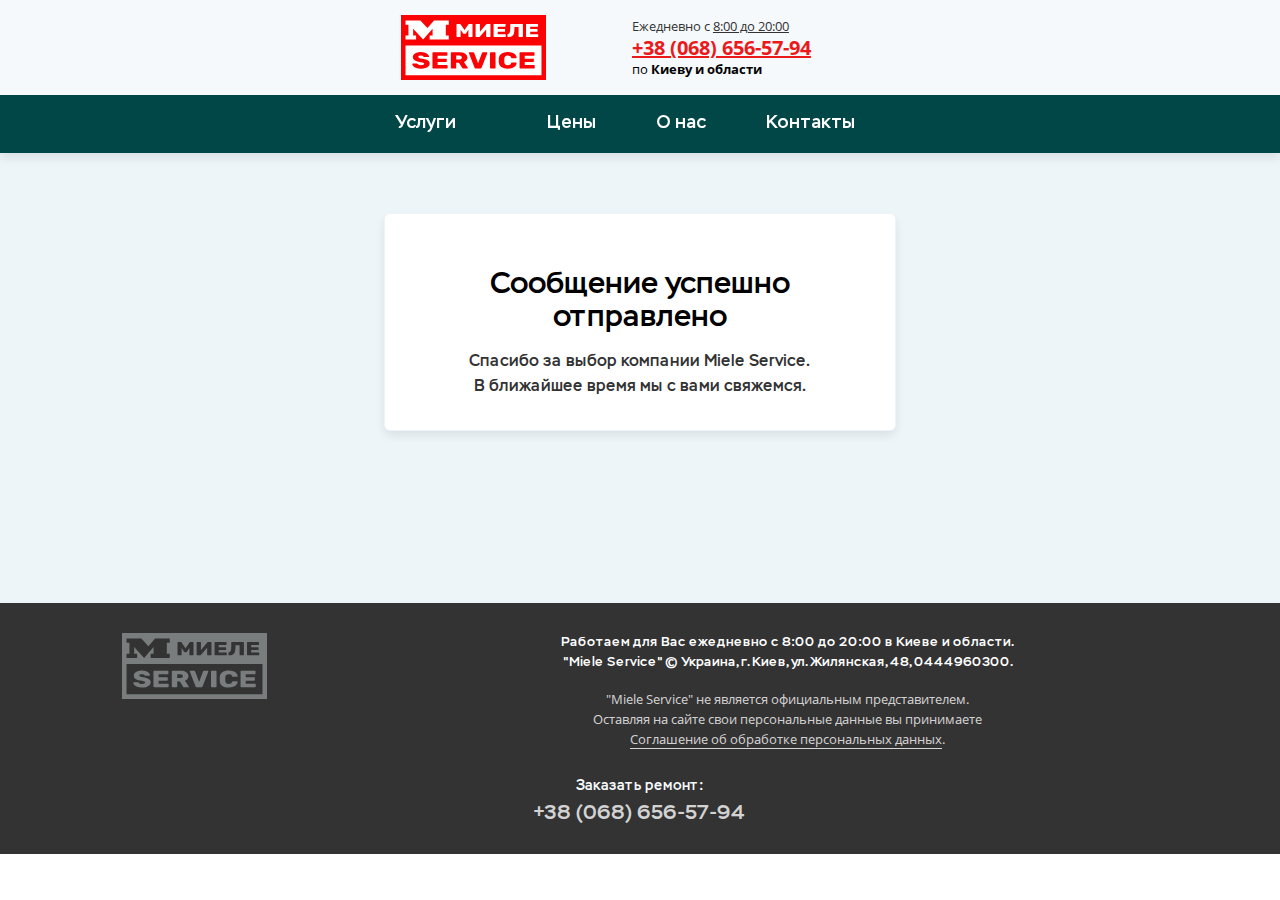
<file: order-success.html>
<!doctype html>
<html lang="ru-RU">
	<head>
		<!-- МЕТА -->
		<meta property="og:type" content="website">
		<meta charset="utf-8">
		<meta property="og:locale" content="ru_RU">
		<meta name="viewport" content="width=device-width, user-scalable=no, initial-scale=1.0, maximum-scale=1.0, minimum-scale=1.0">
		<meta http-equiv="X-UA-Compatible" content="ie=edge">
		<meta property="og:url" content="https://the.andrew.pp.ua/order-success.html">
		<title>Успешная отправка | Miele Service — Ремонт техники Миле в Киеве и области</title>
		<meta property="og:title" content="Успешная отправка">
		<meta property="twitter:title" content="Успешная отправка">
		<meta property="og:site_name" content="Miele Service — Ремонт техники Миле в Киеве и области">
		<meta name="description" content="Миле-Сервис — это гарантия надёжности. Компания осуществляет обслуживание и срочный ремонт стиральных машин в Киеве и области любой сложности. Мы всегда вежливы и пунктуальны, так как высоко ценим Ваше доверие.">
		<meta property="og:description" content="Миле-Сервис — это гарантия надёжности. Компания осуществляет обслуживание и срочный ремонт стиральных машин в Киеве и области любой сложности. Мы всегда вежливы и пунктуальны, так как высоко ценим Ваше доверие.">
		<meta property="twitter:description" content="Миле-Сервис — это гарантия надёжности. Компания осуществляет обслуживание и срочный ремонт стиральных машин в Киеве и области любой сложности. Мы всегда вежливы и пунктуальны, так как высоко ценим Ваше доверие.">
		<meta name="keywords" content="Успешная отправка">
		<!-- ГРАФИКА -->
		<meta name="fk:svg:icon" content="https://the.andrew.pp.ua/wp-content/themes/space-x/fk/assets/img-icon/icon">
		<link rel="image_src" href="/assets/miele/web/cover/cover.jpeg">
		<meta property="og:image" content="https://the.andrew.pp.ua/assets/miele/web/cover/cover.jpeg">
		<meta property="vk:image" content="https://the.andrew.pp.ua/assets/miele/web/cover/cover.jpeg">
		<meta property="twitter:image" content="https://the.andrew.pp.ua/assets/miele/web/cover/cover.jpeg">
		<meta property="og:image:width" content="600">
		<meta property="og:image:height" content="350">
		<meta name="twitter:card" content="summary_large_image">
		<meta name="twitter:image:alt" content="Успешная отправка | Miele Service">
		<!-- FAVICON -->
		<link rel="shortcut icon" href="/assets/miele/web/favicon/favicon.ico">
		<link rel="shortcut icon" href="/assets/miele/web/favicon/favicon.png" type="image/png">
		<link rel="icon" type="image/png" href="/assets/miele/web/favicon/favicon-180x180.png">
		<link rel="apple-touch-icon" href="/assets/miele/web/favicon/favicon-180x180.png">
		<link rel="mask-icon" href="/assets/miele/web/favicon/favicon.svg" color="#149ce2">
		<!-- ПРИЛОЖЕНИЯ -->
		<link rel="manifest" href="/assets/miele/web/manifest.webmanifest">
		<meta name="theme-color" content="#ffffff">
		<!-- Chrome, Firefox OS, Opera -->
		<meta name="msapplication-tile-image" content="/assets/miele/web/favicon/favicon-150x150.png">
		<!-- Windows -->
		<meta name="msapplication-navbutton-color" content="#ffffff">
		<!-- Windows Phone -->
		<meta name="apple-mobile-web-app-status-bar-style" content="#ffffff">
		<!-- iOS Safari -->
		<script type="application/ld+json">
			{
			  "@context" : "http://schema.org",
			  "@type" : "Organization",
			
			  "name" : "Miele Service — Ремонт техники Миле в Киеве и области",
			  "url" : "https://the.andrew.pp.ua",
			  "logo" : "https://the.andrew.pp.ua/assets/miele/web/cover/cover.jpeg",
			  "telephone" : "+38 (068) 656-57-94",
			  "address": {
			      "@type": "PostalAddress",
			      "addressLocality": "Украина, г. Киев",
			      "streetAddress": "ул. Жилянская, 48",
			      "postalCode": "02000"
			    }
			}
		</script>
		<!-- ПОДДЕРЖКА HTML5 -->
		<!--[if lt IE 9]>
		<script>
			document.createElement("header");
			document.createElement("footer");
			document.createElement("section");
			document.createElement("aside");
			document.createElement("nav");
			document.createElement("article");
			document.createElement("hgroup");
			document.createElement("time");
		</script>
		<noscript>
			<strong>Внимание!</strong>
			Поскольку ваш браузер не поддерживает HTML5, некоторые элементы воспроизводятся с помощью JScript.
			Однако в вашем браузере скрипты отключены, пожалуйста, включите их, чтобы браузер смог отобразить данную страницу.
		</noscript>
		<![endif]-->
		<link rel="preload" href="/wp-content/themes/space-x/fk/assets/fonts/stem-medium/stem-medium-regular/stem-medium-regular.woff2" as="font" />
		<link rel="preload" href="/wp-content/themes/space-x/fk/assets/fonts/stem-medium/stem-medium-italic/stem-medium-italic.woff2" as="font" />
		<link rel="preload" href="/wp-content/themes/space-x/fk/assets/fonts/opensans/opensans-regular/opensans-regular.woff2" as="font" />
		<link rel="preload" href="/wp-content/themes/space-x/fk/assets/fonts/opensans/opensans-bold/opensans-bold.woff2" as="font" />
		<link rel="preload" href="/wp-content/themes/space-x/style.css" as="style" />
		<link rel="preload" href="/wp-content/themes/space-x/fk.js" as="script" />
		<script>
			let fkReadyCallback = fkReadyCallbackLock();
			
			function fkReadyCallbackLock () {
			    let funcs = [
			        function () {
			          console.log( "Ready callback is running!" );
			        },
			    ];
			
			    return function( callback ) {
			        if( callback ){
			            funcs.push(callback);
			        } else {
			            for( let i = 0; i < funcs.length; i++ ){
			                funcs[i]();
			            }
			        }
			    }
			}
		</script><!-- Global site tag (gtag.js) - Google Analytics -->
		<script async src="https://www.googletagmanager.com/gtag/js?id=UA-127965500-3"></script>
		<script>
			window.dataLayer = window.dataLayer || [];
			function gtag(){dataLayer.push(arguments);}
			gtag('js', new Date());
			
			gtag('config', 'UA-127965500-3', {'send_page_view': false});
		</script>
		<script>
			function initRingostat(){return;
			  if (typeof(ga) !== 'undefined') {
			    ga('gtag_UA_127965500_3.require','ringostat');
			    gtag('event', 'page_view');
			    (function (d,s,u,e,p) {
			      p=d.getElementsByTagName(s)[0],e=d.createElement(s),e.async=1,e.src=u,p.parentNode.insertBefore(e, p);
			    })(document, 'script', 'https://script.ringostat.com/v4/eb/ebf7dd389603dadf722629525e898f1ea2ddb849.js');
			  } else {
			    setTimeout(initRingostat,200);
			  }
			}
			initRingostat();
		</script><!-- Yandex.Metrika counter -->
		<script>   var yaParams = {ip_adress: "77.222.156.62"} </script>
		<script type="text/javascript" >
			(function (d, w, c) {
			  (w[c] = w[c] || []).push(function() {
			    try {
			      w.yaCounter51195980 = new Ya.Metrika2({
			        id:51195980,
			        params:window.yaParams,
			        triggerEvent:true,
			        clickmap:true,
			        trackLinks:true,
			        accurateTrackBounce:true,
			        webvisor:true,
			        ecommerce:"dataLayer"
			      });
			    } catch(e) { }
			  });
			
			  var n = d.getElementsByTagName("script")[0],
			    s = d.createElement("script"),
			    f = function () { n.parentNode.insertBefore(s, n); };
			  s.type = "text/javascript";
			  s.async = true;
			  s.src = "https://mc.yandex.ru/metrika/tag.js";
			
			  if (w.opera == "[object Opera]") {
			    d.addEventListener("DOMContentLoaded", f, false);
			  } else { f(); }
			})(document, window, "yandex_metrika_callbacks2");
		</script>
		<noscript>
			<div><img src="https://mc.yandex.ru/watch/51195980" style="position:absolute; left:-9999px;" alt="" /></div>
		</noscript>
		<!-- /Yandex.Metrika counter --><script>
			(function(w, d, s, h, id) {return;
			    w.roistatProjectId = id; w.roistatHost = h;
			    var p = d.location.protocol == "https:" ? "https://" : "http://";
			    var u = /^.*roistat_visit=[^;]+(.*)?$/.test(d.cookie) ? "/dist/module.js" : "/api/site/1.0/"+id+"/init";
			    var js = d.createElement(s); js.charset="UTF-8"; js.async = 1; js.src = p+h+u; var js2 = d.getElementsByTagName(s)[0]; js2.parentNode.insertBefore(js, js2);
			})(window, document, 'script', 'cloud.roistat.com', '84d1bf327e79eaac5a6ce365d1b5ec1e');
		</script>
		<link rel='stylesheet' id='tablepress-default-css'  href='/wp-content/plugins/tablepress/css/default.min.css?ver=1.12' type='text/css' media='all' />
		<link rel="canonical" href="/order-success.html" />
		<link rel="alternate" type="application/json+oembed" href="/wp-json/oembed/1.0/embed?url=https%3A%2F%2Fthe.andrew.pp.ua%2Forder-success" />
		<link rel="alternate" type="text/xml+oembed" href="/wp-json/oembed/1.0/embed?url=https%3A%2F%2Fthe.andrew.pp.ua%2Forder-success&#038;format=xml" />
	</head>
	<body>
		<div id="fk-preload"></div>
		<style>#fk-preload{transition:opacity .5s}#fk-preload div{position:fixed;top:0;bottom:0;left:0;right:0;z-index:99999999999;background-color:#fff}#fk-preload img{position:fixed;top:50%;left:50%;transform:translate(-50%,-50%);width:250px}</style>
		<script>
			var fkPreload = document.getElementById("fk-preload");
			var div = document.createElement( "div" );
			fkPreload.append( div );
			
			window.addEventListener('DOMContentLoaded', function(){
			    setTimeout( function(){
			        fkPreload.style.opacity = "0";
			    }, 150);
			} );
			
			fkPreload.addEventListener("transitionend", function(){
			    fkPreload.remove();
			});
		</script>
		<header class="layout-header fk-bg-light-sm">
			<div class="layout-header__container">
				<div class="layout-header__grid fk-grid-3 fk-grid-md-5 fk-grid-sm-2 fk-grid-xs-1 fk-grid-mr-1 fk-grid_padding">
					<div class="layout-header-logo col-md-2 layout-header-logo_bg-light fk-center-y">
						<div class="fk-grid fk-grid_flexible">
							<div class="logo fk-center-y">
								<a href="/" title="Сервисный центр по ремонту бытовой техники Miele Service"><img src="/assets/miele/logo.svg" alt="Логотип Miele Service"></a>
							</div>
							<div class="fk-center-y">
								<div class="layout-header-group tel">
									<div class="layout-header-group__text">Ежедневно с <u>8:00 до 20:00</u> <b class="text-xs"><br>в Киеве и области.</b></div>
									<a class="layout-header-group__title call_phone_miele" href="tel:+38 (068) 656-57-94">+38 (068) 656-57-94</a>
									<div class="layout-header-group__subtitle">по <b>Киеву и области</b></div>
								</div>
							</div>
						</div>
					</div>
					<div class="layout-header-slogan col-md-2 fk-center-y">
						<div>
							<div>Уже сегодня ремонт может быть закончен.</div>
							<div id="layout-header-slogan-link" class="link">Оставьте заявку сейчас. <i class="fk-icon-stroke-right fk-icon-dark-darken" fk-icon="lonicons/md/arrow-forward"></i></div>
							<a class="phone-xs call_phone_miele" href="tel:+38 (068) 656-57-94">
							<i class="fk-icon-stroke-left fk-icon-color-cta" fk-icon="lonicons/md/call"></i>
							+38 (068) 656-57-94              </a>
						</div>
						<script>
							window.addEventListener('DOMContentLoaded', function(){
							    document.getElementById("layout-header-slogan-link").addEventListener( "click", function () {
							        document.getElementById("layout-header-input-tel").focus();
							    } );
							} );
						</script>
					</div>
					<div class="col-sm-2 fk-center-y">
						<form action="/order.php" method="post" class="callback callback_md callback_center">
							<input id="layout-header-input-tel" type="tel" placeholder="+38 (___) ___-__-__" name="field-phone" required>
							<button class="fk-btn-cta">
							<i class="fk-icon-stroke-left" fk-icon="lonicons/md/call"></i>
							Обратный звонок    </button>
							<input type="hidden" name="sx-post-auto-send" value="true">
							<input type="hidden" name="sx-post-order-type" value="callback">
						</form>
						<script>
							window.addEventListener('DOMContentLoaded', function(){
							    var html = document.documentElement;
							    var body = document.body;
							    var scrollTop = html.scrollTop || body && body.scrollTop || 0;
							    scrollTop -= html.clientTop;
							
							    if( scrollTop <= 21 )
							        document.getElementById("layout-header-input-tel").focus();
							} );
						</script>
					</div>
				</div>
			</div>
		</header>
		<section class="nav-header fk-bg-color-prim-darken fk-shadow-box">
			<div class="fk-container-lg">
				<div class="nav-header__grid fk-grid-5 fk-grid-xs-2 fk-grid-mr-2">
					<nav class="col-4 fk-center-y">
						<ul class="fk-navs fk-navs-media fk-navs_inverse fk-navs_fz-mg" id="">
							<li class=' sub-menu'>
								<a href='/services.html' rel='' title='Услуги'>Услуги</a>
								<ul>
									<li class=' '><a href='/services/remont-stiralnyh-mashin.html' rel='' title='Ремонт стиральных машин Miele'><span>Ремонт стиральных машин Miele</span></a></li>
									<li class=' '><a href='/services/remont-holodilnikov.html' rel='' title='Ремонт холодильников Miele'><span>Ремонт холодильников Miele</span></a></li>
									<li class=' '><a href='/services/remont-kofemashin.html' rel='' title='Ремонт кофемашин Miele'><span>Ремонт кофемашин Miele</span></a></li>
									<li class=' '><a href='/services/remont-posudomoechnyh-mashin.html' rel='' title='Ремонт посудомоечных машин Miele'><span>Ремонт посудомоечных машин Miele</span></a></li>
									<li class=' '><a href='/services/remont-mikrovolnovyh-pechej.html' rel='' title='Ремонт микроволновых печей Miele'><span>Ремонт микроволновых печей Miele</span></a></li>
									<li class=' '><a href='/services/remont-varochnyh-panelej.html' rel='' title='Ремонт варочных панелей Miele'><span>Ремонт варочных панелей Miele</span></a></li>
									<li class=' '><a href='/services/remont-duhovyh-shkafov.html' rel='' title='Ремонт духовых шкафов Miele'><span>Ремонт духовых шкафов Miele</span></a></li>
									<li class=' '><a href='/services/remont-vytyazhnyh-shkafov.html' rel='' title='Ремонт вытяжных шкафов Miele'><span>Ремонт вытяжных шкафов Miele</span></a></li>
									<li class=' '><a href='/services/remont-sushilnyh-mashin.html' rel='' title='Ремонт сушильных машин Miele'><span>Ремонт сушильных машин Miele</span></a></li>
								</ul>
							</li>
							<li class=' '><a href='/more/prices.html' rel='' title='Цены'>Цены</a></li>
							<li class=' '><a href='/more/about.html' rel='nofollow' title='О нас'>О нас</a></li>
							<li class=' '><a href='/contacts.html' rel='nofollow' title='Контакты'>Контакты</a></li>
						</ul>
					</nav>
					<div class="nav-header__call fk-text-inverse-h">
						<a class="fk-btn-cta fk-btn-sm call_phone_miele" href="tel:+38 (068) 656-57-94">
						<i class="fk-icon-stroke-left" fk-icon="lonicons/md/call"></i>
						+38 (068) 656-57-94              </a>
					</div>
				</div>
			</div>
		</section>
		<script>
			fkReadyCallback( function () {
			    fk.navs( {
			        "navs" : "fk-navs-media",
			        "icon" : "<i class='fk-icon-stroke-right fk-icon-sm' fk-icon='fill/arrow-down'></i>"
			    } );
			
			    fk.sticky( "nav-header" );
			} );
		</script>
		<section class="template-speed-page fk-bg-light-md" style="min-height:450px;">
			<div class="fk-section">
				<div class="fk-container-xs">
					<div class="template-speed-page__form fk-shadow-box">
						<header class="title">
							<div class="fk-icon-lg fk-icon-color-prim" style="margin-left:auto;margin-right:auto;" fk-icon="lonicons/md/checkmark-circle-outline"></div>
							<h2>Сообщение успешно отправлено</h2>
							<p class="fk-ff-title mt-xs mb-remove fz-lg">Спасибо за выбор компании Miele Service. <br>
								В ближайшее время мы с вами свяжемся.
							</p>
						</header>
					</div>
				</div>
			</div>
		</section>
		<script>
			fkReadyCallback(function () {
			    setTimeout(function () {
			        window.location.href = "/";
			    }, 7000);
			});
		</script>
		<style>
			.layout-header__grid {
			justify-content: center !important;
			}
			.layout-header__grid > *:not( .layout-header-logo ) {
			display: none;
			}
			.layout-header-logo {
			background-color: #ffffff;
			}
			.nav-header .fk-navs {
			display: -webkit-flex;
			display: -ms-flex;
			display: flex;
			justify-content: center;
			}
			.nav-header__grid {
			justify-content: center !important;
			}
			.nav-header__call {
			display: none;
			}
			.layout-footer .callback {
			display: none;
			}
		</style>
		<link rel="stylesheet" href="/wp-content/themes/space-x/style.css">
		<section id="section-cookies" class="section-cookies hidden">
			<span>Чтобы сайт был удобней, мы используем Сookies.</span>
			<button id="section-cookies-button" class="fk-btn-prim-linear fk-btn-sm">Спасибо!</button>
		</section>
		<script>
			fkReadyCallback( function () {
			    var cookies = document.getElementById("section-cookies"),
			        button = document.getElementById("section-cookies-button");
			
			    // Отключаем уведомление
			    button.addEventListener("click", function () {
			        cookies.classList.add( "disabled" );
			        setCookie( "cookies-agree", "agree", 2021 );
			    });
			
			    // Скрываем уведомление в верхней части экрана
			    window.addEventListener('scroll', function(){
			        var html = document.documentElement;
			        var body = document.body;
			        var scrollTop = html.scrollTop || body && body.scrollTop || 0;
			        scrollTop -= html.clientTop;
			
			        ( scrollTop > 350 ) ?
			            cookies.classList.remove( "hidden" ) :
			            cookies.classList.add( "hidden" );
			    } );
			} );
			
			function setCookie( name, value, exp_y, exp_m, exp_d, path, domain, secure ){
			    var cookie_string = name + "=" + escape ( value );
			    if ( exp_y ) {
			        var expires = new Date ( exp_y, exp_m, exp_d );
			        cookie_string += "; expires=" + expires.toGMTString();
			    }
			    if ( path )
			        cookie_string += "; path=" + escape ( path );
			    if ( domain )
			        cookie_string += "; domain=" + escape ( domain );
			    if ( secure )
			        cookie_string += "; secure";
			    document.cookie = cookie_string;
			}
		</script>
		<div class="fk-modal fk-container-xs" data-modal-target="read-later">
			<section class="fk-section fk-section_sm br-box">
				<div class="pl-sm pr-sm">
					<header class="fk-section__title">
						<h3>Отложите статью на потом, если нет времени читать.</h3>
						<p class="fk-font-subtitle mb-xs">
							Для этого просто скопируйте ссылку ниже и сохраните в удобное место:
						</p>
						<div class="fk-grid-3 fk-grid-mr-1 fk-grid_padding">
							<div class="col-2" style="margin-bottom:15px!important;">
								<input id="read-later-link" type="text" readonly>
							</div>
							<button id="read-later-copy" class="fk-btn-prim">Скопировать</button>
						</div>
					</header>
				</div>
			</section>
		</div>
		<script>
			fkReadyCallback(function () {
			    var link = document.getElementById("read-later-link"),
			        copy = document.getElementById("read-later-copy");
			    link.value = window.location.origin + window.location.pathname;
			    copy.addEventListener("click", function () {
			        sxCopyToClipboard(link);
			        copy.innerHTML = "Скопировано!";
			        copy.classList.remove("fk-btn-prim");
			        copy.classList.add("fk-btn-default");
			        setTimeout(function () {
			            copy.innerHTML = "Скопировать";
			            copy.classList.remove("fk-btn-default");
			            copy.classList.add("fk-btn-prim");
			            fk.modal.toggle();
			        }, 2000);
			    });
			});
			
			function sxCopyToClipboard(elem) {
			    // create hidden text element, if it doesn't already exist
			    var targetId = "_hiddenCopyText_";
			    var isInput = elem.tagName === "INPUT" || elem.tagName === "TEXTAREA";
			    var origSelectionStart, origSelectionEnd;
			    if (isInput) {
			        // can just use the original source element for the selection and copy
			        target = elem;
			        origSelectionStart = elem.selectionStart;
			        origSelectionEnd = elem.selectionEnd;
			    } else {
			        // must use a temporary form element for the selection and copy
			        target = document.getElementById(targetId);
			        if (!target) {
			            var target = document.createElement("textarea");
			            target.style.position = "absolute";
			            target.style.left = "-9999px";
			            target.style.top = "0";
			            target.id = targetId;
			            document.body.appendChild(target);
			        }
			        target.textContent = elem.textContent;
			    }
			    // select the content
			    var currentFocus = document.activeElement;
			    target.focus();
			    target.setSelectionRange(0, target.value.length);
			
			    // copy the selection
			    var succeed;
			    try {
			        succeed = document.execCommand("copy");
			    } catch(e) {
			        succeed = false;
			    }
			    // restore original focus
			    if (currentFocus && typeof currentFocus.focus === "function") {
			        currentFocus.focus();
			    }
			
			    if (isInput) {
			        // restore prior selection
			        elem.setSelectionRange(origSelectionStart, origSelectionEnd);
			    } else {
			        // clear temporary content
			        target.textContent = "";
			    }
			    return succeed;
			}
		</script>
		<footer class="layout-footer fk-bg-dark">
			<div class="fk-container-lg">
				<div class="fk-grid-5 fk-grid-md-4 fk-grid-sm-4 fk-grid-xs-4 fk-grid-mr-1 fk-grid_padding">
					<div class="layout-footer__logo lg-before-text-center">
						<a href="" title="Сервисный центр по ремонту бытовой техники Miele Service"><img src="/assets/miele/logo-inverse.svg" alt="Логотип Miele Service"></a>
					</div>
					<div class="layout-footer__call col-3 col-3 col-md-3 col-sm-3 col-xs-3">
						<p class="fk-ff-title fk-text-inverse-h">
							Работаем для Вас ежедневно с 8:00 до 20:00 в Киеве и области. <br class="sm-after-display">
							"Miele Service" © Украина, г. Киев, ул. Жилянская, 48, 0444960300.
						</p>
						<p class="fk-text-inverse-p">
							"Miele Service" не является официальным представителем. <br>
							Оставляя на сайте свои персональные данные вы принимаете <br class="sm-after-display"><a href="/more/legal" rel="nofollow">Соглашение об обработке персональных данных</a>.
						</p>
					</div>
					<div class="layout-footer__contacts fk-text-inverse text-right lg-before-text-center col-md-4 col-sm-4 col-xs-4">
						<h4>Заказать ремонт:</h4>
						<a class='call_phone_miele' href='tel:+38 (068) 656-57-94'>+38 (068) 656-57-94</a>      
					</div>
				</div>
			</div>
		</footer>
		<script>
			!function(e){"function"==typeof define&&define.amd?define("inputmask.dependencyLib",e):"object"==typeof exports?module.exports=e():e()}(function(){function e(e,t){for(var n=0,i=e.length;n<i;n++)if(e[n]===t)return n;return-1}function t(e){return null==e?e+"":"object"==typeof e||"function"==typeof e?a[a.toString.call(e)]||"object":typeof e}function n(e){return null!=e&&e===e.window}function i(e){var i="length"in e&&e.length,o=t(e);return"function"!==o&&!n(e)&&(!(1!==e.nodeType||!i)||("array"===o||0===i||"number"==typeof i&&i>0&&i-1 in e))}function o(e){return e instanceof Element}function r(e){return e instanceof r?e:this instanceof r?void(void 0!==e&&null!==e&&e!==window&&(this[0]=e.nodeName?e:void 0!==e[0]&&e[0].nodeName?e[0]:document.querySelector(e),void 0!==this[0]&&null!==this[0]&&(this[0].eventRegistry=this[0].eventRegistry||{}))):new r(e)}for(var a={},l="Boolean Number String Function Array Date RegExp Object Error".split(" "),s=0;s<l.length;s++)a["[object "+l[s]+"]"]=l[s].toLowerCase();return r.prototype={on:function(e,t){function n(e,n){r.addEventListener?r.addEventListener(e,t,!1):r.attachEvent&&r.attachEvent("on"+e,t),i[e]=i[e]||{},i[e][n]=i[e][n]||[],i[e][n].push(t)}if(o(this[0]))for(var i=this[0].eventRegistry,r=this[0],a=e.split(" "),l=0;l<a.length;l++){var s=a[l].split("."),f=s[0],c=s[1]||"global";n(f,c)}return this},off:function(e,t){function n(e,t,n){if(e in r==!0)if(a.removeEventListener?a.removeEventListener(e,n,!1):a.detachEvent&&a.detachEvent("on"+e,n),"global"===t)for(var i in r[e])r[e][i].splice(r[e][i].indexOf(n),1);else r[e][t].splice(r[e][t].indexOf(n),1)}function i(e,n){var i,o,a=[];if(e.length>0)if(void 0===t)for(i=0,o=r[e][n].length;i<o;i++)a.push({ev:e,namespace:n&&n.length>0?n:"global",handler:r[e][n][i]});else a.push({ev:e,namespace:n&&n.length>0?n:"global",handler:t});else if(n.length>0)for(var l in r)for(var s in r[l])if(s===n)if(void 0===t)for(i=0,o=r[l][s].length;i<o;i++)a.push({ev:l,namespace:s,handler:r[l][s][i]});else a.push({ev:l,namespace:s,handler:t});return a}if(o(this[0]))for(var r=this[0].eventRegistry,a=this[0],l=e.split(" "),s=0;s<l.length;s++)for(var f=l[s].split("."),c=i(f[0],f[1]),u=0,v=c.length;u<v;u++)n(c[u].ev,c[u].namespace,c[u].handler);return this},trigger:function(e){if(o(this[0]))for(var t=this[0].eventRegistry,n=this[0],i="string"==typeof e?e.split(" "):[e.type],a=0;a<i.length;a++){var l=i[a].split("."),s=l[0],f=l[1]||"global";if(void 0!==document&&"global"===f){var c,u,v={bubbles:!1,cancelable:!0,detail:Array.prototype.slice.call(arguments,1)};if(document.createEvent){try{c=new CustomEvent(s,v)}catch(e){c=document.createEvent("CustomEvent"),c.initCustomEvent(s,v.bubbles,v.cancelable,v.detail)}e.type&&r.extend(c,e),n.dispatchEvent(c)}else c=document.createEventObject(),c.eventType=s,e.type&&r.extend(c,e),n.fireEvent("on"+c.eventType,c)}else if(void 0!==t[s])if(arguments[0]=arguments[0].type?arguments[0]:r.Event(arguments[0]),"global"===f)for(var p in t[s])for(u=0;u<t[s][p].length;u++)t[s][p][u].apply(n,arguments);else for(u=0;u<t[s][f].length;u++)t[s][f][u].apply(n,arguments)}return this},position:function(){if(o(this[0]))return{top:this[0].offsetTop,left:this[0].offsetLeft}}},r.isFunction=function(e){return"function"===t(e)},r.noop=function(){},r.isArray=Array.isArray,r.inArray=function(t,n,i){return null==n?-1:e(n,t,i)},r.valHooks=void 0,r.isPlainObject=function(e){return"object"===t(e)&&!e.nodeType&&!n(e)&&!(e.constructor&&!a.hasOwnProperty.call(e.constructor.prototype,"isPrototypeOf"))},r.extend=function(){var e,t,n,i,o,a,l=arguments[0]||{},s=1,f=arguments.length,c=!1;for("boolean"==typeof l&&(c=l,l=arguments[s]||{},s++),"object"==typeof l||r.isFunction(l)||(l={}),s===f&&(l=this,s--);s<f;s++)if(null!=(e=arguments[s]))for(t in e)n=l[t],i=e[t],l!==i&&(c&&i&&(r.isPlainObject(i)||(o=r.isArray(i)))?(o?(o=!1,a=n&&r.isArray(n)?n:[]):a=n&&r.isPlainObject(n)?n:{},l[t]=r.extend(c,a,i)):void 0!==i&&(l[t]=i));return l},r.each=function(e,t){var n,o=0;if(i(e))for(var r=e.length;o<r&&(n=t.call(e[o],o,e[o]),n!==!1);o++);else for(o in e)if(n=t.call(e[o],o,e[o]),n===!1)break;return e},r.map=function(e,t){var n,o=0,r=e.length,a=i(e),l=[];if(a)for(;o<r;o++)n=t(e[o],o),null!=n&&l.push(n);else for(o in e)n=t(e[o],o),null!=n&&l.push(n);return[].concat(l)},r.data=function(e,t,n){return void 0===n?e.__data?e.__data[t]:null:(e.__data=e.__data||{},void(e.__data[t]=n))},r.Event=function(e,t){t=t||{bubbles:!1,cancelable:!1,detail:void 0};var n=document.createEvent("CustomEvent");return n.initCustomEvent(e,t.bubbles,t.cancelable,t.detail),n},r.Event.prototype=window.Event.prototype,window.dependencyLib=r,r});
			!function(e){"function"==typeof define&&define.amd?define("inputmask",["inputmask.dependencyLib"],e):"object"==typeof exports?module.exports=e(require("./inputmask.dependencyLib")):e(window.dependencyLib||jQuery)}(function(e){function t(i,a){return this instanceof t?(e.isPlainObject(i)?a=i:(a=a||{},a.alias=i),this.el=void 0,this.opts=e.extend(!0,{},this.defaults,a),this.maskset=void 0,this.noMasksCache=a&&void 0!==a.definitions,this.userOptions=a||{},this.events={},this.dataAttribute="data-inputmask",this.isRTL=this.opts.numericInput,void n(this.opts.alias,a,this.opts)):new t(i,a)}function n(t,i,a){var o=a.aliases[t];return o?(o.alias&&n(o.alias,void 0,a),e.extend(!0,a,o),e.extend(!0,a,i),!0):(null===a.mask&&(a.mask=t),!1)}function i(n,i){function a(n,a,o){if(null!==n&&""!==n){if(1===n.length&&o.greedy===!1&&0!==o.repeat&&(o.placeholder=""),o.repeat>0||"*"===o.repeat||"+"===o.repeat){var r="*"===o.repeat?0:"+"===o.repeat?1:o.repeat;n=o.groupmarker.start+n+o.groupmarker.end+o.quantifiermarker.start+r+","+o.repeat+o.quantifiermarker.end}var s;return void 0===t.prototype.masksCache[n]||i===!0?(s={mask:n,maskToken:t.prototype.analyseMask(n,o),validPositions:{},_buffer:void 0,buffer:void 0,tests:{},metadata:a,maskLength:void 0},i!==!0&&(t.prototype.masksCache[o.numericInput?n.split("").reverse().join(""):n]=s,s=e.extend(!0,{},t.prototype.masksCache[o.numericInput?n.split("").reverse().join(""):n]))):s=e.extend(!0,{},t.prototype.masksCache[o.numericInput?n.split("").reverse().join(""):n]),s}}var o;if(e.isFunction(n.mask)&&(n.mask=n.mask(n)),e.isArray(n.mask)){if(n.mask.length>1){n.keepStatic=null===n.keepStatic||n.keepStatic;var r=n.groupmarker.start;return e.each(n.numericInput?n.mask.reverse():n.mask,function(t,i){r.length>1&&(r+=n.groupmarker.end+n.alternatormarker+n.groupmarker.start),r+=void 0===i.mask||e.isFunction(i.mask)?i:i.mask}),r+=n.groupmarker.end,a(r,n.mask,n)}n.mask=n.mask.pop()}return n.mask&&(o=void 0===n.mask.mask||e.isFunction(n.mask.mask)?a(n.mask,n.mask,n):a(n.mask.mask,n.mask,n)),o}function a(n,i,o){function u(e,t,n){t=t||0;var i,a,r,s=[],l=0,c=p();W=void 0!==q?q.maxLength:void 0,W===-1&&(W=void 0);do e===!0&&d().validPositions[l]?(r=d().validPositions[l],a=r.match,i=r.locator.slice(),s.push(n===!0?r.input:n===!1?a.nativeDef:j(l,a))):(r=m(l,i,l-1),a=r.match,i=r.locator.slice(),(o.jitMasking===!1||l<c||"number"==typeof o.jitMasking&&isFinite(o.jitMasking)&&o.jitMasking>l)&&s.push(n===!1?a.nativeDef:j(l,a))),l++;while((void 0===W||l<W)&&(null!==a.fn||""!==a.def)||t>l);return""===s[s.length-1]&&s.pop(),d().maskLength=l+1,s}function d(){return i}function f(e){var t=d();t.buffer=void 0,e!==!0&&(t._buffer=void 0,t.validPositions={},t.p=0)}function p(e,t,n){var i=-1,a=-1,o=n||d().validPositions;void 0===e&&(e=-1);for(var r in o){var s=parseInt(r);o[s]&&(t||null!==o[s].match.fn)&&(s<=e&&(i=s),s>=e&&(a=s))}return i!==-1&&e-i>1||a<e?i:a}function v(t,n,i,a){function r(e){var t=d().validPositions[e];if(void 0!==t&&null===t.match.fn){var n=d().validPositions[e-1],i=d().validPositions[e+1];return void 0!==n&&void 0!==i}return!1}var s,l=t,c=e.extend(!0,{},d().validPositions),u=!1;for(d().p=t,s=n-1;s>=l;s--)void 0!==d().validPositions[s]&&(i!==!0&&(!d().validPositions[s].match.optionality&&r(s)||o.canClearPosition(d(),s,p(),a,o)===!1)||delete d().validPositions[s]);for(f(!0),s=l+1;s<=p();){for(;void 0!==d().validPositions[l];)l++;if(s<l&&(s=l+1),void 0===d().validPositions[s]&&A(s))s++;else{var v=m(s);u===!1&&c[l]&&c[l].match.def===v.match.def?(d().validPositions[l]=e.extend(!0,{},c[l]),d().validPositions[l].input=v.input,delete d().validPositions[s],s++):g(l,v.match.def)?_(l,v.input||j(s),!0)!==!1&&(delete d().validPositions[s],s++,u=!0):A(s)||(s++,l--),l++}}f(!0)}function h(e,t){for(var n,i=e,a=p(),r=d().validPositions[a]||y(0)[0],s=void 0!==r.alternation?r.locator[r.alternation].toString().split(","):[],l=0;l<i.length&&(n=i[l],!(n.match&&(o.greedy&&n.match.optionalQuantifier!==!0||(n.match.optionality===!1||n.match.newBlockMarker===!1)&&n.match.optionalQuantifier!==!0)&&(void 0===r.alternation||r.alternation!==n.alternation||void 0!==n.locator[r.alternation]&&w(n.locator[r.alternation].toString().split(","),s)))||t===!0&&(null!==n.match.fn||/[0-9a-bA-Z]/.test(n.match.def)));l++);return n}function m(e,t,n){return d().validPositions[e]||h(y(e,t?t.slice():t,n))}function k(e){return d().validPositions[e]?d().validPositions[e]:y(e)[0]}function g(e,t){for(var n=!1,i=y(e),a=0;a<i.length;a++)if(i[a].match&&i[a].match.def===t){n=!0;break}return n}function y(t,n,i){function a(n,i,r,s){function c(r,s,f){function h(t,n){var i=0===e.inArray(t,n.matches);return i||e.each(n.matches,function(e,a){if(a.isQuantifier===!0&&(i=h(t,n.matches[e-1])))return!1}),i}function k(t,n,i){var a,o;return(d().tests[t]||d().validPositions[t])&&e.each(d().tests[t]||[d().validPositions[t]],function(e,t){var r=void 0!==i?i:t.alternation,s=void 0!==t.locator[r]?t.locator[r].toString().indexOf(n):-1;(void 0===o||s<o)&&s!==-1&&(a=t,o=s)}),a?a.locator.slice((void 0!==i?i:a.alternation)+1):void 0!==i?k(t,n):void 0}function g(e,n){return null===e.match.fn&&null!==n.match.fn&&n.match.fn.test(e.match.def,d(),t,!1,o,!1)}if(u>1e4)throw"Inputmask: There is probably an error in your mask definition or in the code. Create an issue on github with an example of the mask you are using. "+d().mask;if(u===t&&void 0===r.matches)return p.push({match:r,locator:s.reverse(),cd:m}),!0;if(void 0!==r.matches){if(r.isGroup&&f!==r){if(r=c(n.matches[e.inArray(r,n.matches)+1],s))return!0}else if(r.isOptional){var y=r;if(r=a(r,i,s,f)){if(l=p[p.length-1].match,!h(l,y))return!0;v=!0,u=t}}else if(r.isAlternator){var b,P=r,E=[],C=p.slice(),w=s.length,_=i.length>0?i.shift():-1;if(_===-1||"string"==typeof _){var A,x=u,M=i.slice(),O=[];if("string"==typeof _)O=_.split(",");else for(A=0;A<P.matches.length;A++)O.push(A);for(var S=0;S<O.length;S++){if(A=parseInt(O[S]),p=[],i=k(u,A,w)||M.slice(),r=c(P.matches[A]||n.matches[A],[A].concat(s),f)||r,r!==!0&&void 0!==r&&O[O.length-1]<P.matches.length){var j=e.inArray(r,n.matches)+1;n.matches.length>j&&(r=c(n.matches[j],[j].concat(s.slice(1,s.length)),f),r&&(O.push(j.toString()),e.each(p,function(e,t){t.alternation=s.length-1})))}b=p.slice(),u=x,p=[];for(var D=0;D<b.length;D++){var T=b[D],I=!1;T.alternation=T.alternation||w;for(var G=0;G<E.length;G++){var L=E[G];if(("string"!=typeof _||e.inArray(T.locator[T.alternation].toString(),O)!==-1)&&(T.match.def===L.match.def||g(T,L))){I=T.match.nativeDef===L.match.nativeDef,T.alternation==L.alternation&&L.locator[L.alternation].toString().indexOf(T.locator[T.alternation])===-1&&(L.locator[L.alternation]=L.locator[L.alternation]+","+T.locator[T.alternation],L.alternation=T.alternation,null==T.match.fn&&(L.na=L.na||T.locator[T.alternation].toString(),L.na.indexOf(T.locator[T.alternation])===-1&&(L.na=L.na+","+T.locator[T.alternation])));break}}I||E.push(T)}}"string"==typeof _&&(E=e.map(E,function(t,n){if(isFinite(n)){var i,a=t.alternation,o=t.locator[a].toString().split(",");t.locator[a]=void 0,t.alternation=void 0;for(var r=0;r<o.length;r++)i=e.inArray(o[r],O)!==-1,i&&(void 0!==t.locator[a]?(t.locator[a]+=",",t.locator[a]+=o[r]):t.locator[a]=parseInt(o[r]),t.alternation=a);if(void 0!==t.locator[a])return t}})),p=C.concat(E),u=t,v=p.length>0,i=M.slice()}else r=c(P.matches[_]||n.matches[_],[_].concat(s),f);if(r)return!0}else if(r.isQuantifier&&f!==n.matches[e.inArray(r,n.matches)-1])for(var B=r,F=i.length>0?i.shift():0;F<(isNaN(B.quantifier.max)?F+1:B.quantifier.max)&&u<=t;F++){var N=n.matches[e.inArray(B,n.matches)-1];if(r=c(N,[F].concat(s),N)){if(l=p[p.length-1].match,l.optionalQuantifier=F>B.quantifier.min-1,h(l,N)){if(F>B.quantifier.min-1){v=!0,u=t;break}return!0}return!0}}else if(r=a(r,i,s,f))return!0}else u++}for(var f=i.length>0?i.shift():0;f<n.matches.length;f++)if(n.matches[f].isQuantifier!==!0){var h=c(n.matches[f],[f].concat(r),s);if(h&&u===t)return h;if(u>t)break}}function r(t){var n=[];return e.isArray(t)||(t=[t]),t.length>0&&(void 0===t[0].alternation?(n=h(t.slice()).locator.slice(),0===n.length&&(n=t[0].locator.slice())):e.each(t,function(e,t){if(""!==t.def)if(0===n.length)n=t.locator.slice();else for(var i=0;i<n.length;i++)t.locator[i]&&n[i].toString().indexOf(t.locator[i])===-1&&(n[i]+=","+t.locator[i])})),n}function s(e){return o.keepStatic&&t>0&&e.length>1+(""===e[e.length-1].match.def?1:0)&&e[0].match.optionality!==!0&&e[0].match.optionalQuantifier!==!0&&null===e[0].match.fn&&!/[0-9a-bA-Z]/.test(e[0].match.def)?[h(e)]:e}var l,c=d().maskToken,u=n?i:0,f=n?n.slice():[0],p=[],v=!1,m=n?n.join(""):"";if(t>-1){if(void 0===n){for(var k,g=t-1;void 0===(k=d().validPositions[g]||d().tests[g])&&g>-1;)g--;void 0!==k&&g>-1&&(f=r(k),m=f.join(""),u=g)}if(d().tests[t]&&d().tests[t][0].cd===m)return s(d().tests[t]);for(var y=f.shift();y<c.length;y++){var b=a(c[y],f,[y]);if(b&&u===t||u>t)break}}return(0===p.length||v)&&p.push({match:{fn:null,cardinality:0,optionality:!0,casing:null,def:"",placeholder:""},locator:[],cd:m}),void 0!==n&&d().tests[t]?s(e.extend(!0,[],p)):(d().tests[t]=e.extend(!0,[],p),s(d().tests[t]))}function b(){return void 0===d()._buffer&&(d()._buffer=u(!1,1),void 0===d().buffer&&d()._buffer.slice()),d()._buffer}function P(e){return void 0!==d().buffer&&e!==!0||(d().buffer=u(!0,p(),!0)),d().buffer}function E(e,t,n){var i;if(e===!0)f(),e=0,t=n.length;else for(i=e;i<t;i++)delete d().validPositions[i];for(i=e;i<t;i++)f(!0),n[i]!==o.skipOptionalPartCharacter&&_(i,n[i],!0,!0)}function C(e,n,i){switch(o.casing||n.casing){case"upper":e=e.toUpperCase();break;case"lower":e=e.toLowerCase();break;case"title":var a=d().validPositions[i-1];e=0===i||a&&a.input===String.fromCharCode(t.keyCode.SPACE)?e.toUpperCase():e.toLowerCase()}return e}function w(t,n){for(var i=o.greedy?n:n.slice(0,1),a=!1,r=0;r<t.length;r++)if(e.inArray(t[r],i)!==-1){a=!0;break}return a}function _(n,i,a,r,s){function l(e){var t=z?e.begin-e.end>1||e.begin-e.end===1&&o.insertMode:e.end-e.begin>1||e.end-e.begin===1&&o.insertMode;return t&&0===e.begin&&e.end===d().maskLength?"full":t}function c(t,i,a){var s=!1;return e.each(y(t),function(c,u){for(var h=u.match,m=i?1:0,k="",g=h.cardinality;g>m;g--)k+=O(t-(g-1));if(i&&(k+=i),P(!0),s=null!=h.fn?h.fn.test(k,d(),t,a,o,l(n)):(i===h.def||i===o.skipOptionalPartCharacter)&&""!==h.def&&{c:h.placeholder||h.def,pos:t},s!==!1){var y=void 0!==s.c?s.c:i;y=y===o.skipOptionalPartCharacter&&null===h.fn?h.placeholder||h.def:y;var w=t,A=P();if(void 0!==s.remove&&(e.isArray(s.remove)||(s.remove=[s.remove]),e.each(s.remove.sort(function(e,t){return t-e}),function(e,t){v(t,t+1,!0)})),void 0!==s.insert&&(e.isArray(s.insert)||(s.insert=[s.insert]),e.each(s.insert.sort(function(e,t){return e-t}),function(e,t){_(t.pos,t.c,!0,r)})),s.refreshFromBuffer){var x=s.refreshFromBuffer;if(a=!0,E(x===!0?x:x.start,x.end,A),void 0===s.pos&&void 0===s.c)return s.pos=p(),!1;if(w=void 0!==s.pos?s.pos:t,w!==t)return s=e.extend(s,_(w,y,!0,r)),!1}else if(s!==!0&&void 0!==s.pos&&s.pos!==t&&(w=s.pos,E(t,w,P().slice()),w!==t))return s=e.extend(s,_(w,y,!0)),!1;return(s===!0||void 0!==s.pos||void 0!==s.c)&&(c>0&&f(!0),b(w,e.extend({},u,{input:C(y,h,w)}),r,l(n))||(s=!1),!1)}}),s}function u(t,n,i){var a,s,l,c,u,v,h,m,k=e.extend(!0,{},d().validPositions),g=!1,b=p();for(c=d().validPositions[b];b>=0;b--)if(l=d().validPositions[b],l&&void 0!==l.alternation){if(a=b,s=d().validPositions[a].alternation,c.locator[l.alternation]!==l.locator[l.alternation])break;c=l}if(void 0!==s){m=parseInt(a);var P=void 0!==c.locator[c.alternation||s]?c.locator[c.alternation||s]:h[0];P.length>0&&(P=P.split(",")[0]);var E=d().validPositions[m],C=d().validPositions[m-1];e.each(y(m,C?C.locator:void 0,m-1),function(a,l){h=l.locator[s]?l.locator[s].toString().split(","):[];for(var c=0;c<h.length;c++){var y=[],b=0,C=0,w=!1;if(P<h[c]&&(void 0===l.na||e.inArray(h[c],l.na.split(","))===-1)){d().validPositions[m]=e.extend(!0,{},l);var A=d().validPositions[m].locator;for(d().validPositions[m].locator[s]=parseInt(h[c]),null==l.match.fn?(E.input!==l.match.def&&(w=!0,E.generatedInput!==!0&&y.push(E.input)),C++,d().validPositions[m].generatedInput=!/[0-9a-bA-Z]/.test(l.match.def),d().validPositions[m].input=l.match.def):d().validPositions[m].input=E.input,u=m+1;u<p(void 0,!0)+1;u++)v=d().validPositions[u],v&&v.generatedInput!==!0&&/[0-9a-bA-Z]/.test(v.input)?y.push(v.input):u<t&&b++,delete d().validPositions[u];for(w&&y[0]===l.match.def&&y.shift(),f(!0),g=!0;y.length>0;){var x=y.shift();if(x!==o.skipOptionalPartCharacter&&!(g=_(p(void 0,!0)+1,x,!1,r,!0)))break}if(g){d().validPositions[m].locator=A;var M=p(t)+1;for(u=m+1;u<p()+1;u++)v=d().validPositions[u],(void 0===v||null==v.match.fn)&&u<t+(C-b)&&C++;t+=C-b,g=_(t>M?M:t,n,i,r,!0)}if(g)return!1;f(),d().validPositions=e.extend(!0,{},k)}}})}return g}function k(t,n){var i=d().validPositions[n];if(i)for(var a=i.locator,o=a.length,r=t;r<n;r++)if(void 0===d().validPositions[r]&&!A(r,!0)){var s=y(r),l=s[0],c=-1;e.each(s,function(e,t){for(var n=0;n<o&&void 0!==t.locator[n]&&w(t.locator[n].toString().split(","),a[n].toString().split(","));n++)c<n&&(c=n,l=t)}),b(r,e.extend({},l,{input:l.match.placeholder||l.match.def}),!0)}}function b(t,n,i,a){if(a||o.insertMode&&void 0!==d().validPositions[t]&&void 0===i){var r,s=e.extend(!0,{},d().validPositions),l=p(void 0,!0);for(r=t;r<=l;r++)delete d().validPositions[r];d().validPositions[t]=e.extend(!0,{},n);var c,u=!0,v=d().validPositions,h=!1,m=d().maskLength;for(r=c=t;r<=l;r++){var k=s[r];if(void 0!==k)for(var y=c;y<d().maskLength&&(null===k.match.fn&&v[r]&&(v[r].match.optionalQuantifier===!0||v[r].match.optionality===!0)||null!=k.match.fn);){if(y++,h===!1&&s[y]&&s[y].match.def===k.match.def)d().validPositions[y]=e.extend(!0,{},s[y]),d().validPositions[y].input=k.input,M(y),c=y,u=!0;else if(g(y,k.match.def)){var b=_(y,k.input,!0,!0);u=b!==!1,c=b.caret||b.insert?p():y,h=!0}else u=k.generatedInput===!0;if(d().maskLength<m&&(d().maskLength=m),u)break}if(!u)break}if(!u)return d().validPositions=e.extend(!0,{},s),f(!0),!1}else d().validPositions[t]=e.extend(!0,{},n);return f(!0),!0}function M(t){for(var n=t-1;n>-1&&!d().validPositions[n];n--);var i,a;for(n++;n<t;n++)void 0===d().validPositions[n]&&(o.jitMasking===!1||o.jitMasking>n)&&(a=y(n,m(n-1).locator,n-1).slice(),""===a[a.length-1].match.def&&a.pop(),i=h(a),i&&(i.match.def===o.radixPointDefinitionSymbol||!A(n,!0)||e.inArray(o.radixPoint,P())<n&&i.match.fn&&i.match.fn.test(j(n),d(),n,!1,o))&&(D=c(n,i.match.placeholder||(null==i.match.fn?i.match.def:""!==j(n)?j(n):P()[n]),!0),D!==!1&&(d().validPositions[D.pos||n].generatedInput=!0)))}a=a===!0;var S=n;void 0!==n.begin&&(S=z&&!l(n)?n.end:n.begin);var D=!1,T=e.extend(!0,{},d().validPositions);if(M(S),l(n)&&(F(void 0,t.keyCode.DELETE,n),S=d().p),S<d().maskLength&&(D=c(S,i,a),(!a||r===!0)&&D===!1)){var I=d().validPositions[S];if(!I||null!==I.match.fn||I.match.def!==i&&i!==o.skipOptionalPartCharacter){if((o.insertMode||void 0===d().validPositions[x(S)])&&!A(S,!0)){var G=y(S).slice();""===G[G.length-1].match.def&&G.pop();var L=h(G,!0);L&&null===L.match.fn&&(L=L.match.placeholder||L.match.def,c(S,L,a),d().validPositions[S].generatedInput=!0);for(var B=S+1,N=x(S);B<=N;B++)if(D=c(B,i,a),D!==!1){k(S,void 0!==D.pos?D.pos:B),S=B;break}}}else D={caret:x(S)}}return D===!1&&o.keepStatic&&!a&&s!==!0&&(D=u(S,i,a)),D===!0&&(D={pos:S}),e.isFunction(o.postValidation)&&D!==!1&&!a&&r!==!0&&(D=!!o.postValidation(P(!0),D,o)&&D),void 0===D.pos&&(D.pos=S),D===!1&&(f(!0),d().validPositions=e.extend(!0,{},T)),D}function A(e,t){var n;if(t?(n=m(e).match,""===n.def&&(n=k(e).match)):n=k(e).match,null!=n.fn)return n.fn;if(t!==!0&&e>-1){var i=y(e);return i.length>1+(""===i[i.length-1].match.def?1:0)}return!1}function x(e,t){var n=d().maskLength;if(e>=n)return n;for(var i=e;++i<n&&(t===!0&&(k(i).match.newBlockMarker!==!0||!A(i))||t!==!0&&!A(i)););return i}function M(e,t){var n,i=e;if(i<=0)return 0;for(;--i>0&&(t===!0&&k(i).match.newBlockMarker!==!0||t!==!0&&!A(i)&&(n=y(i),n.length<2||2===n.length&&""===n[1].match.def)););return i}function O(e){return void 0===d().validPositions[e]?j(e):d().validPositions[e].input}function S(t,n,i,a,r){if(a&&e.isFunction(o.onBeforeWrite)){var s=o.onBeforeWrite(a,n,i,o);if(s){if(s.refreshFromBuffer){var l=s.refreshFromBuffer;E(l===!0?l:l.start,l.end,s.buffer||n),n=P(!0)}void 0!==i&&(i=void 0!==s.caret?s.caret:i)}}t.inputmask._valueSet(n.join("")),void 0===i||void 0!==a&&"blur"===a.type?R(t,n,i):I(t,i),r===!0&&(X=!0,e(t).trigger("input"))}function j(e,t){if(t=t||k(e).match,void 0!==t.placeholder)return t.placeholder;if(null===t.fn){if(e>-1&&void 0===d().validPositions[e]){var n,i=y(e),a=[];if(i.length>1+(""===i[i.length-1].match.def?1:0))for(var r=0;r<i.length;r++)if(i[r].match.optionality!==!0&&i[r].match.optionalQuantifier!==!0&&(null===i[r].match.fn||void 0===n||i[r].match.fn.test(n.match.def,d(),e,!0,o)!==!1)&&(a.push(i[r]),null===i[r].match.fn&&(n=i[r]),a.length>1&&/[0-9a-bA-Z]/.test(a[0].match.def)))return o.placeholder.charAt(e%o.placeholder.length)}return t.def}return o.placeholder.charAt(e%o.placeholder.length)}function D(n,i,a,r,s,l){function c(){var e=!1,t=b().slice(h,x(h)).join("").indexOf(v);if(t!==-1&&!A(h)){e=!0;for(var n=b().slice(h,h+t),i=0;i<n.length;i++)if(" "!==n[i]){e=!1;break}}return e}var u=r.slice(),v="",h=0,k=void 0;if(f(),d().p=x(-1),!a)if(o.autoUnmask!==!0){var g=b().slice(0,x(-1)).join(""),y=u.join("").match(new RegExp("^"+t.escapeRegex(g),"g"));y&&y.length>0&&(u.splice(0,y.length*g.length),h=x(h))}else h=x(h);if(e.each(u,function(t,i){if(void 0!==i){var r=new e.Event("keypress");r.which=i.charCodeAt(0),v+=i;var s=p(void 0,!0),l=d().validPositions[s],u=m(s+1,l?l.locator.slice():void 0,s);if(!c()||a||o.autoUnmask){var g=a?t:null==u.match.fn&&u.match.optionality&&s+1<d().p?s+1:d().p;k=ee.keypressEvent.call(n,r,!0,!1,a,g),h=g+1,v=""}else k=ee.keypressEvent.call(n,r,!0,!1,!0,s+1);if(!a&&e.isFunction(o.onBeforeWrite)&&(k=o.onBeforeWrite(r,P(),k.forwardPosition,o),k&&k.refreshFromBuffer)){var y=k.refreshFromBuffer;E(y===!0?y:y.start,y.end,k.buffer),f(!0),k.caret&&(d().p=k.caret)}}}),i){var C=void 0,w=p();document.activeElement===n&&(s||k)&&(C=I(n).begin,s&&k===!1&&(C=x(p(C))),k&&l!==!0&&(C<w+1||w===-1)&&(C=o.numericInput&&void 0===k.caret?M(k.forwardPosition):k.forwardPosition)),S(n,P(),C,s||new e.Event("checkval"))}}function T(t){if(t&&void 0===t.inputmask)return t.value;var n=[],i=d().validPositions;for(var a in i)i[a].match&&null!=i[a].match.fn&&n.push(i[a].input);var r=0===n.length?"":(z?n.reverse():n).join("");if(e.isFunction(o.onUnMask)){var s=(z?P().slice().reverse():P()).join("");r=o.onUnMask(s,r,o)||r}return r}function I(e,t,n,i){function a(e){if(i!==!0&&z&&"number"==typeof e&&(!o.greedy||""!==o.placeholder)){var t=P().join("").length;e=t-e}return e}var s;if("number"!=typeof t)return e.setSelectionRange?(t=e.selectionStart,n=e.selectionEnd):window.getSelection?(s=window.getSelection().getRangeAt(0),s.commonAncestorContainer.parentNode!==e&&s.commonAncestorContainer!==e||(t=s.startOffset,n=s.endOffset)):document.selection&&document.selection.createRange&&(s=document.selection.createRange(),t=0-s.duplicate().moveStart("character",-e.inputmask._valueGet().length),n=t+s.text.length),{begin:a(t),end:a(n)};t=a(t),n=a(n),n="number"==typeof n?n:t;var l=parseInt(((e.ownerDocument.defaultView||window).getComputedStyle?(e.ownerDocument.defaultView||window).getComputedStyle(e,null):e.currentStyle).fontSize)*n;if(e.scrollLeft=l>e.scrollWidth?l:0,r||o.insertMode!==!1||t!==n||n++,e.setSelectionRange)e.selectionStart=t,e.selectionEnd=n;else if(window.getSelection){if(s=document.createRange(),void 0===e.firstChild||null===e.firstChild){var c=document.createTextNode("");e.appendChild(c)}s.setStart(e.firstChild,t<e.inputmask._valueGet().length?t:e.inputmask._valueGet().length),s.setEnd(e.firstChild,n<e.inputmask._valueGet().length?n:e.inputmask._valueGet().length),s.collapse(!0);var u=window.getSelection();u.removeAllRanges(),u.addRange(s)}else e.createTextRange&&(s=e.createTextRange(),s.collapse(!0),s.moveEnd("character",n),s.moveStart("character",t),s.select());R(e,void 0,{begin:t,end:n})}function G(t){var n,i,a=P(),o=a.length,r=p(),s={},l=d().validPositions[r],c=void 0!==l?l.locator.slice():void 0;for(n=r+1;n<a.length;n++)i=m(n,c,n-1),c=i.locator.slice(),s[n]=e.extend(!0,{},i);var u=l&&void 0!==l.alternation?l.locator[l.alternation]:void 0;for(n=o-1;n>r&&(i=s[n],(i.match.optionality||i.match.optionalQuantifier||u&&(u!==s[n].locator[l.alternation]&&null!=i.match.fn||null===i.match.fn&&i.locator[l.alternation]&&w(i.locator[l.alternation].toString().split(","),u.toString().split(","))&&""!==y(n)[0].def))&&a[n]===j(n,i.match));n--)o--;return t?{l:o,def:s[o]?s[o].match:void 0}:o}function L(e){for(var t=G(),n=e.length-1;n>t&&!A(n);n--);return e.splice(t,n+1-t),e}function B(t){if(e.isFunction(o.isComplete))return o.isComplete(t,o);if("*"!==o.repeat){var n=!1,i=G(!0),a=M(i.l);if(void 0===i.def||i.def.newBlockMarker||i.def.optionality||i.def.optionalQuantifier){n=!0;for(var r=0;r<=a;r++){var s=m(r).match;if(null!==s.fn&&void 0===d().validPositions[r]&&s.optionality!==!0&&s.optionalQuantifier!==!0||null===s.fn&&t[r]!==j(r,s)){n=!1;break}}}return n}}function F(n,i,a,r){function s(){if(o.keepStatic){for(var t=[],i=p(-1,!0),a=e.extend(!0,{},d().validPositions),r=d().validPositions[i];i>=0;i--){var s=d().validPositions[i];if(s){if(s.generatedInput!==!0&&/[0-9a-bA-Z]/.test(s.input)&&t.push(s.input),delete d().validPositions[i],void 0!==s.alternation&&s.locator[s.alternation]!==r.locator[s.alternation])break;r=s}}if(i>-1)for(d().p=x(p(-1,!0));t.length>0;){var l=new e.Event("keypress");l.which=t.pop().charCodeAt(0),ee.keypressEvent.call(n,l,!0,!1,!1,d().p)}else d().validPositions=e.extend(!0,{},a)}}if((o.numericInput||z)&&(i===t.keyCode.BACKSPACE?i=t.keyCode.DELETE:i===t.keyCode.DELETE&&(i=t.keyCode.BACKSPACE),z)){var l=a.end;a.end=a.begin,a.begin=l}i===t.keyCode.BACKSPACE&&(a.end-a.begin<1||o.insertMode===!1)?(a.begin=M(a.begin),void 0===d().validPositions[a.begin]||d().validPositions[a.begin].input!==o.groupSeparator&&d().validPositions[a.begin].input!==o.radixPoint||a.begin--):i===t.keyCode.DELETE&&a.begin===a.end&&(a.end=A(a.end,!0)?a.end+1:x(a.end)+1,void 0===d().validPositions[a.begin]||d().validPositions[a.begin].input!==o.groupSeparator&&d().validPositions[a.begin].input!==o.radixPoint||a.end++),v(a.begin,a.end,!1,r),r!==!0&&s();var c=p(a.begin,!0);c<a.begin?d().p=x(c):r!==!0&&(d().p=a.begin)}function N(t){function n(e){var n,i=document.createElement("span");for(var a in r)isNaN(a)&&a.indexOf("font")!==-1&&(i.style[a]=r[a]);i.style.textTransform=r.textTransform,i.style.letterSpacing=r.letterSpacing,i.style.position="absolute",i.style.height="auto",i.style.width="auto",i.style.visibility="hidden",i.style.whiteSpace="nowrap",document.body.appendChild(i);var o,s=t.inputmask._valueGet(),l=0;for(n=0,o=s.length;n<=o;n++){if(i.innerHTML+=s.charAt(n)||"_",i.offsetWidth>=e){var c=e-l,u=i.offsetWidth-e;i.innerHTML=s.charAt(n),c-=i.offsetWidth/3,n=c<u?n-1:n;break}l=i.offsetWidth}return document.body.removeChild(i),n}function i(){V.style.position="absolute",V.style.top=a.top+"px",V.style.left=a.left+"px",V.style.width=parseInt(t.offsetWidth)-parseInt(r.paddingLeft)-parseInt(r.paddingRight)-parseInt(r.borderLeftWidth)-parseInt(r.borderRightWidth)+"px",V.style.height=parseInt(t.offsetHeight)-parseInt(r.paddingTop)-parseInt(r.paddingBottom)-parseInt(r.borderTopWidth)-parseInt(r.borderBottomWidth)+"px",V.style.lineHeight=V.style.height,V.style.zIndex=isNaN(r.zIndex)?-1:r.zIndex-1,V.style.webkitAppearance="textfield",V.style.mozAppearance="textfield",V.style.Appearance="textfield"}var a=e(t).position(),r=(t.ownerDocument.defaultView||window).getComputedStyle(t,null);t.parentNode,V=document.createElement("div"),document.body.appendChild(V);for(var s in r)isNaN(s)&&"cssText"!==s&&s.indexOf("webkit")==-1&&(V.style[s]=r[s]);t.style.backgroundColor="transparent",t.style.color="transparent",t.style.webkitAppearance="caret",t.style.mozAppearance="caret",t.style.Appearance="caret",i(),e(window).on("resize",function(n){a=e(t).position(),r=(t.ownerDocument.defaultView||window).getComputedStyle(t,null),i()}),e(t).on("click",function(e){return I(t,n(e.clientX)),ee.clickEvent.call(this,[e])}),e(t).on("keydown",function(e){e.shiftKey||o.insertMode===!1||setTimeout(function(){R(t)},0)})}function R(e,t,n){function i(){r||null!==l.fn&&void 0!==c.input?r&&null!==l.fn&&void 0!==c.input&&(r=!1,a+="</span>"):(r=!0,a+="<span class='im-static''>")}if(void 0!==V){t=t||P(),void 0===n?n=I(e):void 0===n.begin&&(n={begin:n,end:n});var a="",r=!1;if(""!=t){var s,l,c,u=0,f=p();do u===n.begin&&document.activeElement===e&&(a+="<span class='im-caret' style='border-right-width: 1px;border-right-style: solid;'></span>"),d().validPositions[u]?(c=d().validPositions[u],l=c.match,s=c.locator.slice(),i(),a+=c.input):(c=m(u,s,u-1),l=c.match,s=c.locator.slice(),(o.jitMasking===!1||u<f||"number"==typeof o.jitMasking&&isFinite(o.jitMasking)&&o.jitMasking>u)&&(i(),a+=j(u,l))),u++;while((void 0===W||u<W)&&(null!==l.fn||""!==l.def)||f>u)}V.innerHTML=a}}function K(t){function n(t,n){function i(t){function i(t){if(e.valHooks&&(void 0===e.valHooks[t]||e.valHooks[t].inputmaskpatch!==!0)){var i=e.valHooks[t]&&e.valHooks[t].get?e.valHooks[t].get:function(e){return e.value},a=e.valHooks[t]&&e.valHooks[t].set?e.valHooks[t].set:function(e,t){return e.value=t,e};e.valHooks[t]={get:function(e){if(e.inputmask){if(e.inputmask.opts.autoUnmask)return e.inputmask.unmaskedvalue();var t=i(e);return p(void 0,void 0,e.inputmask.maskset.validPositions)!==-1||n.nullable!==!0?t:""}return i(e)},set:function(t,n){var i,o=e(t);return i=a(t,n),t.inputmask&&o.trigger("setvalue"),i},inputmaskpatch:!0}}}function a(){return this.inputmask?this.inputmask.opts.autoUnmask?this.inputmask.unmaskedvalue():p()!==-1||n.nullable!==!0?document.activeElement===this&&n.clearMaskOnLostFocus?(z?L(P().slice()).reverse():L(P().slice())).join(""):s.call(this):"":s.call(this)}function o(t){l.call(this,t),this.inputmask&&e(this).trigger("setvalue")}function r(t){Y.on(t,"mouseenter",function(t){var n=e(this),i=this,a=i.inputmask._valueGet();a!==P().join("")&&n.trigger("setvalue")})}var s,l;if(!t.inputmask.__valueGet){if(n.noValuePatching!==!0){if(Object.getOwnPropertyDescriptor){"function"!=typeof Object.getPrototypeOf&&(Object.getPrototypeOf="object"==typeof"test".__proto__?function(e){return e.__proto__}:function(e){return e.constructor.prototype});var c=Object.getPrototypeOf?Object.getOwnPropertyDescriptor(Object.getPrototypeOf(t),"value"):void 0;c&&c.get&&c.set?(s=c.get,l=c.set,Object.defineProperty(t,"value",{get:a,set:o,configurable:!0})):"INPUT"!==t.tagName&&(s=function(){return this.textContent},l=function(e){this.textContent=e},Object.defineProperty(t,"value",{get:a,set:o,configurable:!0}))}else document.__lookupGetter__&&t.__lookupGetter__("value")&&(s=t.__lookupGetter__("value"),l=t.__lookupSetter__("value"),t.__defineGetter__("value",a),t.__defineSetter__("value",o));t.inputmask.__valueGet=s,t.inputmask.__valueSet=l}t.inputmask._valueGet=function(e){return z&&e!==!0?s.call(this.el).split("").reverse().join(""):s.call(this.el)},t.inputmask._valueSet=function(e,t){l.call(this.el,null===e||void 0===e?"":t!==!0&&z?e.split("").reverse().join(""):e)},void 0===s&&(s=function(){return this.value},l=function(e){this.value=e},i(t.type),r(t))}}var a=t.getAttribute("type"),o="INPUT"===t.tagName&&e.inArray(a,n.supportsInputType)!==-1||t.isContentEditable||"TEXTAREA"===t.tagName;if(!o)if("INPUT"===t.tagName){var r=document.createElement("input");r.setAttribute("type",a),o="text"===r.type,r=null}else o="partial";return o!==!1&&i(t),o}var i=n(t,o);if(i!==!1&&(q=t,U=e(q),("rtl"===q.dir||o.rightAlign)&&(q.style.textAlign="right"),("rtl"===q.dir||o.numericInput)&&(q.dir="ltr",q.removeAttribute("dir"),q.inputmask.isRTL=!0,z=!0),o.colorMask===!0&&N(q),c&&(q.hasOwnProperty("inputmode")&&(q.inputmode=o.inputmode,q.setAttribute("inputmode",o.inputmode)),"rtfm"===o.androidHack&&(o.colorMask!==!0&&N(q),q.type="password")),Y.off(q),i===!0&&(Y.on(q,"submit",ee.submitEvent),Y.on(q,"reset",ee.resetEvent),Y.on(q,"mouseenter",ee.mouseenterEvent),Y.on(q,"blur",ee.blurEvent),Y.on(q,"focus",ee.focusEvent),Y.on(q,"mouseleave",ee.mouseleaveEvent),o.colorMask!==!0&&Y.on(q,"click",ee.clickEvent),Y.on(q,"dblclick",ee.dblclickEvent),Y.on(q,"paste",ee.pasteEvent),Y.on(q,"dragdrop",ee.pasteEvent),Y.on(q,"drop",ee.pasteEvent),Y.on(q,"cut",ee.cutEvent),Y.on(q,"complete",o.oncomplete),Y.on(q,"incomplete",o.onincomplete),Y.on(q,"cleared",o.oncleared),o.inputEventOnly!==!0&&(Y.on(q,"keydown",ee.keydownEvent),Y.on(q,"keypress",ee.keypressEvent)),Y.on(q,"compositionstart",e.noop),Y.on(q,"compositionupdate",e.noop),Y.on(q,"compositionend",e.noop),Y.on(q,"keyup",e.noop),Y.on(q,"input",ee.inputFallBackEvent)),Y.on(q,"setvalue",ee.setValueEvent),b(),""!==q.inputmask._valueGet()||o.clearMaskOnLostFocus===!1||document.activeElement===q)){var a=e.isFunction(o.onBeforeMask)?o.onBeforeMask(q.inputmask._valueGet(),o)||q.inputmask._valueGet():q.inputmask._valueGet();D(q,!0,!1,a.split(""));var r=P().slice();H=r.join(""),B(r)===!1&&o.clearIncomplete&&f(),o.clearMaskOnLostFocus&&document.activeElement!==q&&(p()===-1?r=[]:L(r)),S(q,r),document.activeElement===q&&I(q,x(p()))}}i=i||this.maskset,o=o||this.opts;var H,U,W,V,Q,q=this.el,z=this.isRTL,Z=!1,X=!1,$=!1,J=!1,Y={on:function(n,i,a){var r=function(n){if(void 0===this.inputmask&&"FORM"!==this.nodeName){var i=e.data(this,"_inputmask_opts");i?new t(i).mask(this):Y.off(this)}else{if("setvalue"===n.type||!(this.disabled||this.readOnly&&!("keydown"===n.type&&n.ctrlKey&&67===n.keyCode||o.tabThrough===!1&&n.keyCode===t.keyCode.TAB))){switch(n.type){case"input":if(X===!0)return X=!1,n.preventDefault();break;case"keydown":Z=!1,X=!1;break;case"keypress":if(Z===!0)return n.preventDefault();Z=!0;break;case"click":if(s||l){var r=this,c=arguments;return setTimeout(function(){a.apply(r,c)},0),!1}}var u=a.apply(this,arguments);return u===!1&&(n.preventDefault(),n.stopPropagation()),u}n.preventDefault()}};n.inputmask.events[i]=n.inputmask.events[i]||[],n.inputmask.events[i].push(r),e.inArray(i,["submit","reset"])!==-1?null!=n.form&&e(n.form).on(i,r):e(n).on(i,r)},off:function(t,n){if(t.inputmask&&t.inputmask.events){var i;n?(i=[],i[n]=t.inputmask.events[n]):i=t.inputmask.events,e.each(i,function(n,i){for(;i.length>0;){var a=i.pop();e.inArray(n,["submit","reset"])!==-1?null!=t.form&&e(t.form).off(n,a):e(t).off(n,a)}delete t.inputmask.events[n]})}}},ee={keydownEvent:function(n){function i(e){var t=document.createElement("input"),n="on"+e,i=n in t;return i||(t.setAttribute(n,"return;"),i="function"==typeof t[n]),t=null,i}var a=this,r=e(a),s=n.keyCode,c=I(a);if(s===t.keyCode.BACKSPACE||s===t.keyCode.DELETE||l&&s===t.keyCode.BACKSPACE_SAFARI||n.ctrlKey&&s===t.keyCode.X&&!i("cut"))n.preventDefault(),F(a,s,c),S(a,P(!0),d().p,n,a.inputmask._valueGet()!==P().join("")),a.inputmask._valueGet()===b().join("")?r.trigger("cleared"):B(P())===!0&&r.trigger("complete");else if(s===t.keyCode.END||s===t.keyCode.PAGE_DOWN){n.preventDefault();var u=x(p());o.insertMode||u!==d().maskLength||n.shiftKey||u--,I(a,n.shiftKey?c.begin:u,u,!0)}else s===t.keyCode.HOME&&!n.shiftKey||s===t.keyCode.PAGE_UP?(n.preventDefault(),I(a,0,n.shiftKey?c.begin:0,!0)):(o.undoOnEscape&&s===t.keyCode.ESCAPE||90===s&&n.ctrlKey)&&n.altKey!==!0?(D(a,!0,!1,H.split("")),r.trigger("click")):s!==t.keyCode.INSERT||n.shiftKey||n.ctrlKey?o.tabThrough===!0&&s===t.keyCode.TAB?(n.shiftKey===!0?(null===k(c.begin).match.fn&&(c.begin=x(c.begin)),c.end=M(c.begin,!0),c.begin=M(c.end,!0)):(c.begin=x(c.begin,!0),c.end=x(c.begin,!0),c.end<d().maskLength&&c.end--),c.begin<d().maskLength&&(n.preventDefault(),I(a,c.begin,c.end))):n.shiftKey||o.insertMode===!1&&(s===t.keyCode.RIGHT?setTimeout(function(){var e=I(a);I(a,e.begin)},0):s===t.keyCode.LEFT&&setTimeout(function(){var e=I(a);I(a,z?e.begin+1:e.begin-1)},0)):(o.insertMode=!o.insertMode,I(a,o.insertMode||c.begin!==d().maskLength?c.begin:c.begin-1));
			        o.onKeyDown.call(this,n,P(),I(a).begin,o),$=e.inArray(s,o.ignorables)!==-1},keypressEvent:function(n,i,a,r,s){var l=this,c=e(l),u=n.which||n.charCode||n.keyCode;if(!(i===!0||n.ctrlKey&&n.altKey)&&(n.ctrlKey||n.metaKey||$))return u===t.keyCode.ENTER&&H!==P().join("")&&(H=P().join(""),setTimeout(function(){c.trigger("change")},0)),!0;if(u){46===u&&n.shiftKey===!1&&","===o.radixPoint&&(u=44);var p,v=i?{begin:s,end:s}:I(l),h=String.fromCharCode(u);d().writeOutBuffer=!0;var m=_(v,h,r);if(m!==!1&&(f(!0),p=void 0!==m.caret?m.caret:i?m.pos+1:x(m.pos),d().p=p),a!==!1){var k=this;if(setTimeout(function(){o.onKeyValidation.call(k,u,m,o)},0),d().writeOutBuffer&&m!==!1){var g=P();S(l,g,o.numericInput&&void 0===m.caret?M(p):p,n,i!==!0),i!==!0&&setTimeout(function(){B(g)===!0&&c.trigger("complete")},0)}}if(n.preventDefault(),i)return m.forwardPosition=p,m}},pasteEvent:function(t){var n,i=this,a=t.originalEvent||t,r=e(i),s=i.inputmask._valueGet(!0),l=I(i);z&&(n=l.end,l.end=l.begin,l.begin=n);var c=s.substr(0,l.begin),u=s.substr(l.end,s.length);if(c===(z?b().reverse():b()).slice(0,l.begin).join("")&&(c=""),u===(z?b().reverse():b()).slice(l.end).join("")&&(u=""),z&&(n=c,c=u,u=n),window.clipboardData&&window.clipboardData.getData)s=c+window.clipboardData.getData("Text")+u;else{if(!a.clipboardData||!a.clipboardData.getData)return!0;s=c+a.clipboardData.getData("text/plain")+u}var d=s;if(e.isFunction(o.onBeforePaste)){if(d=o.onBeforePaste(s,o),d===!1)return t.preventDefault();d||(d=s)}return D(i,!1,!1,z?d.split("").reverse():d.toString().split("")),S(i,P(),x(p()),t,H!==P().join("")),B(P())===!0&&r.trigger("complete"),t.preventDefault()},inputFallBackEvent:function(n){var i=this,a=i.inputmask._valueGet();if(P().join("")!==a){var o=I(i);if(a=a.replace(new RegExp("("+t.escapeRegex(b().join(""))+")*"),""),s){var r=a.replace(P().join(""),"");if(1===r.length){var l=new e.Event("keypress");return l.which=r.charCodeAt(0),ee.keypressEvent.call(i,l,!0,!0,!1,d().validPositions[o.begin-1]?o.begin:o.begin-1),!1}}if(o.begin>a.length&&(I(i,a.length),o=I(i)),P().length-a.length!==1||a.charAt(o.begin)===P()[o.begin]||a.charAt(o.begin+1)===P()[o.begin]||A(o.begin)){for(var c=p()+1,u=b().join("");null===a.match(t.escapeRegex(u)+"$");)u=u.slice(1);a=a.replace(u,""),a=a.split(""),D(i,!0,!1,a,n,o.begin<c),B(P())===!0&&e(i).trigger("complete")}else n.keyCode=t.keyCode.BACKSPACE,ee.keydownEvent.call(i,n);n.preventDefault()}},setValueEvent:function(t){var n=this,i=n.inputmask._valueGet();D(n,!0,!1,(e.isFunction(o.onBeforeMask)?o.onBeforeMask(i,o)||i:i).split("")),H=P().join(""),(o.clearMaskOnLostFocus||o.clearIncomplete)&&n.inputmask._valueGet()===b().join("")&&n.inputmask._valueSet("")},focusEvent:function(e){var t=this,n=t.inputmask._valueGet();o.showMaskOnFocus&&(!o.showMaskOnHover||o.showMaskOnHover&&""===n)&&(t.inputmask._valueGet()!==P().join("")?S(t,P(),x(p())):J===!1&&I(t,x(p()))),o.positionCaretOnTab===!0&&ee.clickEvent.apply(t,[e,!0]),H=P().join("")},mouseleaveEvent:function(e){var t=this;if(J=!1,o.clearMaskOnLostFocus&&document.activeElement!==t){var n=P().slice(),i=t.inputmask._valueGet();i!==t.getAttribute("placeholder")&&""!==i&&(p()===-1&&i===b().join("")?n=[]:L(n),S(t,n))}},clickEvent:function(t,n){function i(t){if(""!==o.radixPoint){var n=d().validPositions;if(void 0===n[t]||n[t].input===j(t)){if(t<x(-1))return!0;var i=e.inArray(o.radixPoint,P());if(i!==-1){for(var a in n)if(i<a&&n[a].input!==j(a))return!1;return!0}}}return!1}var a=this;setTimeout(function(){if(document.activeElement===a){var t=I(a);if(n&&(t.begin=t.end),t.begin===t.end)switch(o.positionCaretOnClick){case"none":break;case"radixFocus":if(i(t.begin)){var r=e.inArray(o.radixPoint,P().join(""));I(a,o.numericInput?x(r):r);break}default:var s=t.begin,l=p(s,!0),c=x(l);if(s<c)I(a,A(s)||A(s-1)?s:x(s));else{var u=j(c);(""!==u&&P()[c]!==u&&k(c).match.optionalQuantifier!==!0||!A(c)&&k(c).match.def===u)&&(c=x(c)),I(a,c)}}}},0)},dblclickEvent:function(e){var t=this;setTimeout(function(){I(t,0,x(p()))},0)},cutEvent:function(n){var i=this,a=e(i),o=I(i),r=n.originalEvent||n,s=window.clipboardData||r.clipboardData,l=z?P().slice(o.end,o.begin):P().slice(o.begin,o.end);s.setData("text",z?l.reverse().join(""):l.join("")),document.execCommand&&document.execCommand("copy"),F(i,t.keyCode.DELETE,o),S(i,P(),d().p,n,H!==P().join("")),i.inputmask._valueGet()===b().join("")&&a.trigger("cleared")},blurEvent:function(t){var n=e(this),i=this;if(i.inputmask){var a=i.inputmask._valueGet(),r=P().slice();H!==r.join("")&&setTimeout(function(){n.trigger("change"),H=r.join("")},0),""!==a&&(o.clearMaskOnLostFocus&&(p()===-1&&a===b().join("")?r=[]:L(r)),B(r)===!1&&(setTimeout(function(){n.trigger("incomplete")},0),o.clearIncomplete&&(f(),r=o.clearMaskOnLostFocus?[]:b().slice())),S(i,r,void 0,t))}},mouseenterEvent:function(e){var t=this;J=!0,document.activeElement!==t&&o.showMaskOnHover&&t.inputmask._valueGet()!==P().join("")&&S(t,P())},submitEvent:function(e){H!==P().join("")&&U.trigger("change"),o.clearMaskOnLostFocus&&p()===-1&&q.inputmask._valueGet&&q.inputmask._valueGet()===b().join("")&&q.inputmask._valueSet(""),o.removeMaskOnSubmit&&(q.inputmask._valueSet(q.inputmask.unmaskedvalue(),!0),setTimeout(function(){S(q,P())},0))},resetEvent:function(e){setTimeout(function(){U.trigger("setvalue")},0)}};if(void 0!==n)switch(n.action){case"isComplete":return q=n.el,B(P());case"unmaskedvalue":return void 0!==q&&void 0===n.value||(Q=n.value,Q=(e.isFunction(o.onBeforeMask)?o.onBeforeMask(Q,o)||Q:Q).split(""),D(void 0,!1,!1,z?Q.reverse():Q),e.isFunction(o.onBeforeWrite)&&o.onBeforeWrite(void 0,P(),0,o)),T(q);case"mask":K(q);break;case"format":return Q=(e.isFunction(o.onBeforeMask)?o.onBeforeMask(n.value,o)||n.value:n.value).split(""),D(void 0,!1,!1,z?Q.reverse():Q),e.isFunction(o.onBeforeWrite)&&o.onBeforeWrite(void 0,P(),0,o),n.metadata?{value:z?P().slice().reverse().join(""):P().join(""),metadata:a.call(this,{action:"getmetadata"},i,o)}:z?P().slice().reverse().join(""):P().join("");case"isValid":n.value?(Q=n.value.split(""),D(void 0,!1,!0,z?Q.reverse():Q)):n.value=P().join("");for(var te=P(),ne=G(),ie=te.length-1;ie>ne&&!A(ie);ie--);return te.splice(ne,ie+1-ne),B(te)&&n.value===P().join("");case"getemptymask":return b().join("");case"remove":if(q){U=e(q),q.inputmask._valueSet(T(q)),Y.off(q);var ae;Object.getOwnPropertyDescriptor&&Object.getPrototypeOf?(ae=Object.getOwnPropertyDescriptor(Object.getPrototypeOf(q),"value"),ae&&q.inputmask.__valueGet&&Object.defineProperty(q,"value",{get:q.inputmask.__valueGet,set:q.inputmask.__valueSet,configurable:!0})):document.__lookupGetter__&&q.__lookupGetter__("value")&&q.inputmask.__valueGet&&(q.__defineGetter__("value",q.inputmask.__valueGet),q.__defineSetter__("value",q.inputmask.__valueSet)),q.inputmask=void 0}return q;case"getmetadata":if(e.isArray(i.metadata)){var oe=u(!0,0,!1).join("");return e.each(i.metadata,function(e,t){if(t.mask===oe)return oe=t,!1}),oe}return i.metadata}}var o=navigator.userAgent,r=/mobile/i.test(o),s=/iemobile/i.test(o),l=/iphone/i.test(o)&&!s,c=/android/i.test(o)&&!s;return t.prototype={defaults:{placeholder:"_",optionalmarker:{start:"[",end:"]"},quantifiermarker:{start:"{",end:"}"},groupmarker:{start:"(",end:")"},alternatormarker:"|",escapeChar:"\\",mask:null,oncomplete:e.noop,onincomplete:e.noop,oncleared:e.noop,repeat:0,greedy:!0,autoUnmask:!1,removeMaskOnSubmit:!1,clearMaskOnLostFocus:!0,insertMode:!0,clearIncomplete:!1,aliases:{},alias:null,onKeyDown:e.noop,onBeforeMask:null,onBeforePaste:function(t,n){return e.isFunction(n.onBeforeMask)?n.onBeforeMask(t,n):t},onBeforeWrite:null,onUnMask:null,showMaskOnFocus:!0,showMaskOnHover:!0,onKeyValidation:e.noop,skipOptionalPartCharacter:" ",numericInput:!1,rightAlign:!1,undoOnEscape:!0,radixPoint:"",radixPointDefinitionSymbol:void 0,groupSeparator:"",keepStatic:null,positionCaretOnTab:!0,tabThrough:!1,supportsInputType:["text","tel","password"],definitions:{9:{validator:"[0-9]",cardinality:1,definitionSymbol:"*"},a:{validator:"[A-Za-zА-яЁёÀ-ÿµ]",cardinality:1,definitionSymbol:"*"},"*":{validator:"[0-9A-Za-zА-яЁёÀ-ÿµ]",cardinality:1}},ignorables:[8,9,13,19,27,33,34,35,36,37,38,39,40,45,46,93,112,113,114,115,116,117,118,119,120,121,122,123],isComplete:null,canClearPosition:e.noop,postValidation:null,staticDefinitionSymbol:void 0,jitMasking:!1,nullable:!0,inputEventOnly:!1,noValuePatching:!1,positionCaretOnClick:"lvp",casing:null,inputmode:"verbatim",colorMask:!1,androidHack:!1},masksCache:{},mask:function(o){function r(t,i,a,o){function r(e,n){n=void 0!==n?n:t.getAttribute(o+"-"+e),null!==n&&("string"==typeof n&&(0===e.indexOf("on")?n=window[n]:"false"===n?n=!1:"true"===n&&(n=!0)),a[e]=n)}var s,l,c,u,d=t.getAttribute(o);if(d&&""!==d&&(d=d.replace(new RegExp("'","g"),'"'),l=JSON.parse("{"+d+"}")),l){c=void 0;for(u in l)if("alias"===u.toLowerCase()){c=l[u];break}}r("alias",c),a.alias&&n(a.alias,a,i);for(s in i){if(l){c=void 0;for(u in l)if(u.toLowerCase()===s.toLowerCase()){c=l[u];break}}r(s,c)}return e.extend(!0,i,a),i}var s=this;return"string"==typeof o&&(o=document.getElementById(o)||document.querySelectorAll(o)),o=o.nodeName?[o]:o,e.each(o,function(n,o){var l=e.extend(!0,{},s.opts);r(o,l,e.extend(!0,{},s.userOptions),s.dataAttribute);var c=i(l,s.noMasksCache);void 0!==c&&(void 0!==o.inputmask&&o.inputmask.remove(),o.inputmask=new t,o.inputmask.opts=l,o.inputmask.noMasksCache=s.noMasksCache,o.inputmask.userOptions=e.extend(!0,{},s.userOptions),o.inputmask.el=o,o.inputmask.maskset=c,e.data(o,"_inputmask_opts",l),a.call(o.inputmask,{action:"mask"}))}),o&&o[0]?o[0].inputmask||this:this},option:function(t,n){return"string"==typeof t?this.opts[t]:"object"==typeof t?(e.extend(this.userOptions,t),this.el&&n!==!0&&this.mask(this.el),this):void 0},unmaskedvalue:function(e){return this.maskset=this.maskset||i(this.opts,this.noMasksCache),a.call(this,{action:"unmaskedvalue",value:e})},remove:function(){return a.call(this,{action:"remove"})},getemptymask:function(){return this.maskset=this.maskset||i(this.opts,this.noMasksCache),a.call(this,{action:"getemptymask"})},hasMaskedValue:function(){return!this.opts.autoUnmask},isComplete:function(){return this.maskset=this.maskset||i(this.opts,this.noMasksCache),a.call(this,{action:"isComplete"})},getmetadata:function(){return this.maskset=this.maskset||i(this.opts,this.noMasksCache),a.call(this,{action:"getmetadata"})},isValid:function(e){return this.maskset=this.maskset||i(this.opts,this.noMasksCache),a.call(this,{action:"isValid",value:e})},format:function(e,t){return this.maskset=this.maskset||i(this.opts,this.noMasksCache),a.call(this,{action:"format",value:e,metadata:t})},analyseMask:function(t,n){function i(e,t,n,i){this.matches=[],this.openGroup=e||!1,this.isGroup=e||!1,this.isOptional=t||!1,this.isQuantifier=n||!1,this.isAlternator=i||!1,this.quantifier={min:1,max:1}}function a(t,i,a){var o=n.definitions[i];a=void 0!==a?a:t.matches.length;var r=t.matches[a-1];if(o&&!m){o.placeholder=e.isFunction(o.placeholder)?o.placeholder(n):o.placeholder;for(var s=o.prevalidator,l=s?s.length:0,c=1;c<o.cardinality;c++){var u=l>=c?s[c-1]:[],d=u.validator,f=u.cardinality;t.matches.splice(a++,0,{fn:d?"string"==typeof d?new RegExp(d):new function(){this.test=d}:new RegExp("."),cardinality:f?f:1,optionality:t.isOptional,newBlockMarker:void 0===r||r.def!==(o.definitionSymbol||i),casing:o.casing,def:o.definitionSymbol||i,placeholder:o.placeholder,nativeDef:i}),r=t.matches[a-1]}t.matches.splice(a++,0,{fn:o.validator?"string"==typeof o.validator?new RegExp(o.validator):new function(){this.test=o.validator}:new RegExp("."),cardinality:o.cardinality,optionality:t.isOptional,newBlockMarker:void 0===r||r.def!==(o.definitionSymbol||i),casing:o.casing,def:o.definitionSymbol||i,placeholder:o.placeholder,nativeDef:i})}else t.matches.splice(a++,0,{fn:null,cardinality:0,optionality:t.isOptional,newBlockMarker:void 0===r||r.def!==i,casing:null,def:n.staticDefinitionSymbol||i,placeholder:void 0!==n.staticDefinitionSymbol?i:void 0,nativeDef:i}),m=!1}function o(t){t&&t.matches&&e.each(t.matches,function(e,i){var r=t.matches[e+1];(void 0===r||void 0===r.matches||r.isQuantifier===!1)&&i&&i.isGroup&&(i.isGroup=!1,a(i,n.groupmarker.start,0),i.openGroup!==!0&&a(i,n.groupmarker.end)),o(i)})}function r(){if(g.length>0){if(d=g[g.length-1],a(d,c),d.isAlternator){f=g.pop();for(var e=0;e<f.matches.length;e++)f.matches[e].isGroup=!1;g.length>0?(d=g[g.length-1],d.matches.push(f)):k.matches.push(f)}}else a(k,c)}function s(e){function t(e){return e===n.optionalmarker.start?e=n.optionalmarker.end:e===n.optionalmarker.end?e=n.optionalmarker.start:e===n.groupmarker.start?e=n.groupmarker.end:e===n.groupmarker.end&&(e=n.groupmarker.start),e}e.matches=e.matches.reverse();for(var i in e.matches){var a=parseInt(i);if(e.matches[i].isQuantifier&&e.matches[a+1]&&e.matches[a+1].isGroup){var o=e.matches[i];e.matches.splice(i,1),e.matches.splice(a+1,0,o)}void 0!==e.matches[i].matches?e.matches[i]=s(e.matches[i]):e.matches[i]=t(e.matches[i])}return e}for(var l,c,u,d,f,p,v,h=/(?:[?*+]|\{[0-9\+\*]+(?:,[0-9\+\*]*)?\})|[^.?*+^${[]()|\\]+|./g,m=!1,k=new i,g=[],y=[];l=h.exec(t);)if(c=l[0],m)r();else switch(c.charAt(0)){case n.escapeChar:m=!0;break;case n.optionalmarker.end:case n.groupmarker.end:if(u=g.pop(),u.openGroup=!1,void 0!==u)if(g.length>0){if(d=g[g.length-1],d.matches.push(u),d.isAlternator){f=g.pop();for(var b=0;b<f.matches.length;b++)f.matches[b].isGroup=!1;g.length>0?(d=g[g.length-1],d.matches.push(f)):k.matches.push(f)}}else k.matches.push(u);else r();break;case n.optionalmarker.start:g.push(new i(!1,!0));break;case n.groupmarker.start:g.push(new i(!0));break;case n.quantifiermarker.start:var P=new i(!1,!1,!0);c=c.replace(/[{}]/g,"");var E=c.split(","),C=isNaN(E[0])?E[0]:parseInt(E[0]),w=1===E.length?C:isNaN(E[1])?E[1]:parseInt(E[1]);if("*"!==w&&"+"!==w||(C="*"===w?0:1),P.quantifier={min:C,max:w},g.length>0){var _=g[g.length-1].matches;l=_.pop(),l.isGroup||(v=new i(!0),v.matches.push(l),l=v),_.push(l),_.push(P)}else l=k.matches.pop(),l.isGroup||(v=new i(!0),v.matches.push(l),l=v),k.matches.push(l),k.matches.push(P);break;case n.alternatormarker:g.length>0?(d=g[g.length-1],p=d.matches.pop()):p=k.matches.pop(),p.isAlternator?g.push(p):(f=new i(!1,!1,!1,!0),f.matches.push(p),g.push(f));break;default:r()}for(;g.length>0;)u=g.pop(),k.matches.push(u);return k.matches.length>0&&(o(k),y.push(k)),n.numericInput&&s(y[0]),y}},t.extendDefaults=function(n){e.extend(!0,t.prototype.defaults,n)},t.extendDefinitions=function(n){e.extend(!0,t.prototype.defaults.definitions,n)},t.extendAliases=function(n){e.extend(!0,t.prototype.defaults.aliases,n)},t.format=function(e,n,i){return t(n).format(e,i)},t.unmask=function(e,n){return t(n).unmaskedvalue(e)},t.isValid=function(e,n){return t(n).isValid(e)},t.remove=function(t){e.each(t,function(e,t){t.inputmask&&t.inputmask.remove()})},t.escapeRegex=function(e){var t=["/",".","*","+","?","|","(",")","[","]","{","}","\\","$","^"];return e.replace(new RegExp("(\\"+t.join("|\\")+")","gim"),"\\$1")},t.keyCode={ALT:18,BACKSPACE:8,BACKSPACE_SAFARI:127,CAPS_LOCK:20,COMMA:188,COMMAND:91,COMMAND_LEFT:91,COMMAND_RIGHT:93,CONTROL:17,DELETE:46,DOWN:40,END:35,ENTER:13,ESCAPE:27,HOME:36,INSERT:45,LEFT:37,MENU:93,NUMPAD_ADD:107,NUMPAD_DECIMAL:110,NUMPAD_DIVIDE:111,NUMPAD_ENTER:108,NUMPAD_MULTIPLY:106,NUMPAD_SUBTRACT:109,PAGE_DOWN:34,PAGE_UP:33,PERIOD:190,RIGHT:39,SHIFT:16,SPACE:32,TAB:9,UP:38,WINDOWS:91,X:88},window.Inputmask=t,t});
		</script>
		<script>
			fkReadyCallback(function () {
			
			    Inputmask({
			        "mask": "+38 (999) 999-99-99",
			        showMaskOnHover: false
			    }).mask(
			        document.querySelectorAll('input[type="tel"]')
			    );
			});
		</script><script type="text/javascript">!function(){var t=document.createElement("script");t.type="text/javascript",t.async=!0,t.src="https://vk.com/js/api/openapi.js?162",t.onload=function(){VK.Retargeting.Init("VK-RTRG-338194-1kYUN"),VK.Retargeting.Hit()},document.head.appendChild(t)}();</script>
		<noscript><img src="https://vk.com/rtrg?p=VK-RTRG-338194-1kYUN" style="position:fixed; left:-999px;" alt=""/></noscript>
		<script type='text/javascript' src='/wp-content/themes/space-x/fk.js'></script>
		<script type='text/javascript' src='/wp-content/themes/space-x/ctm.js'></script>
	</body>
</html>
</file>
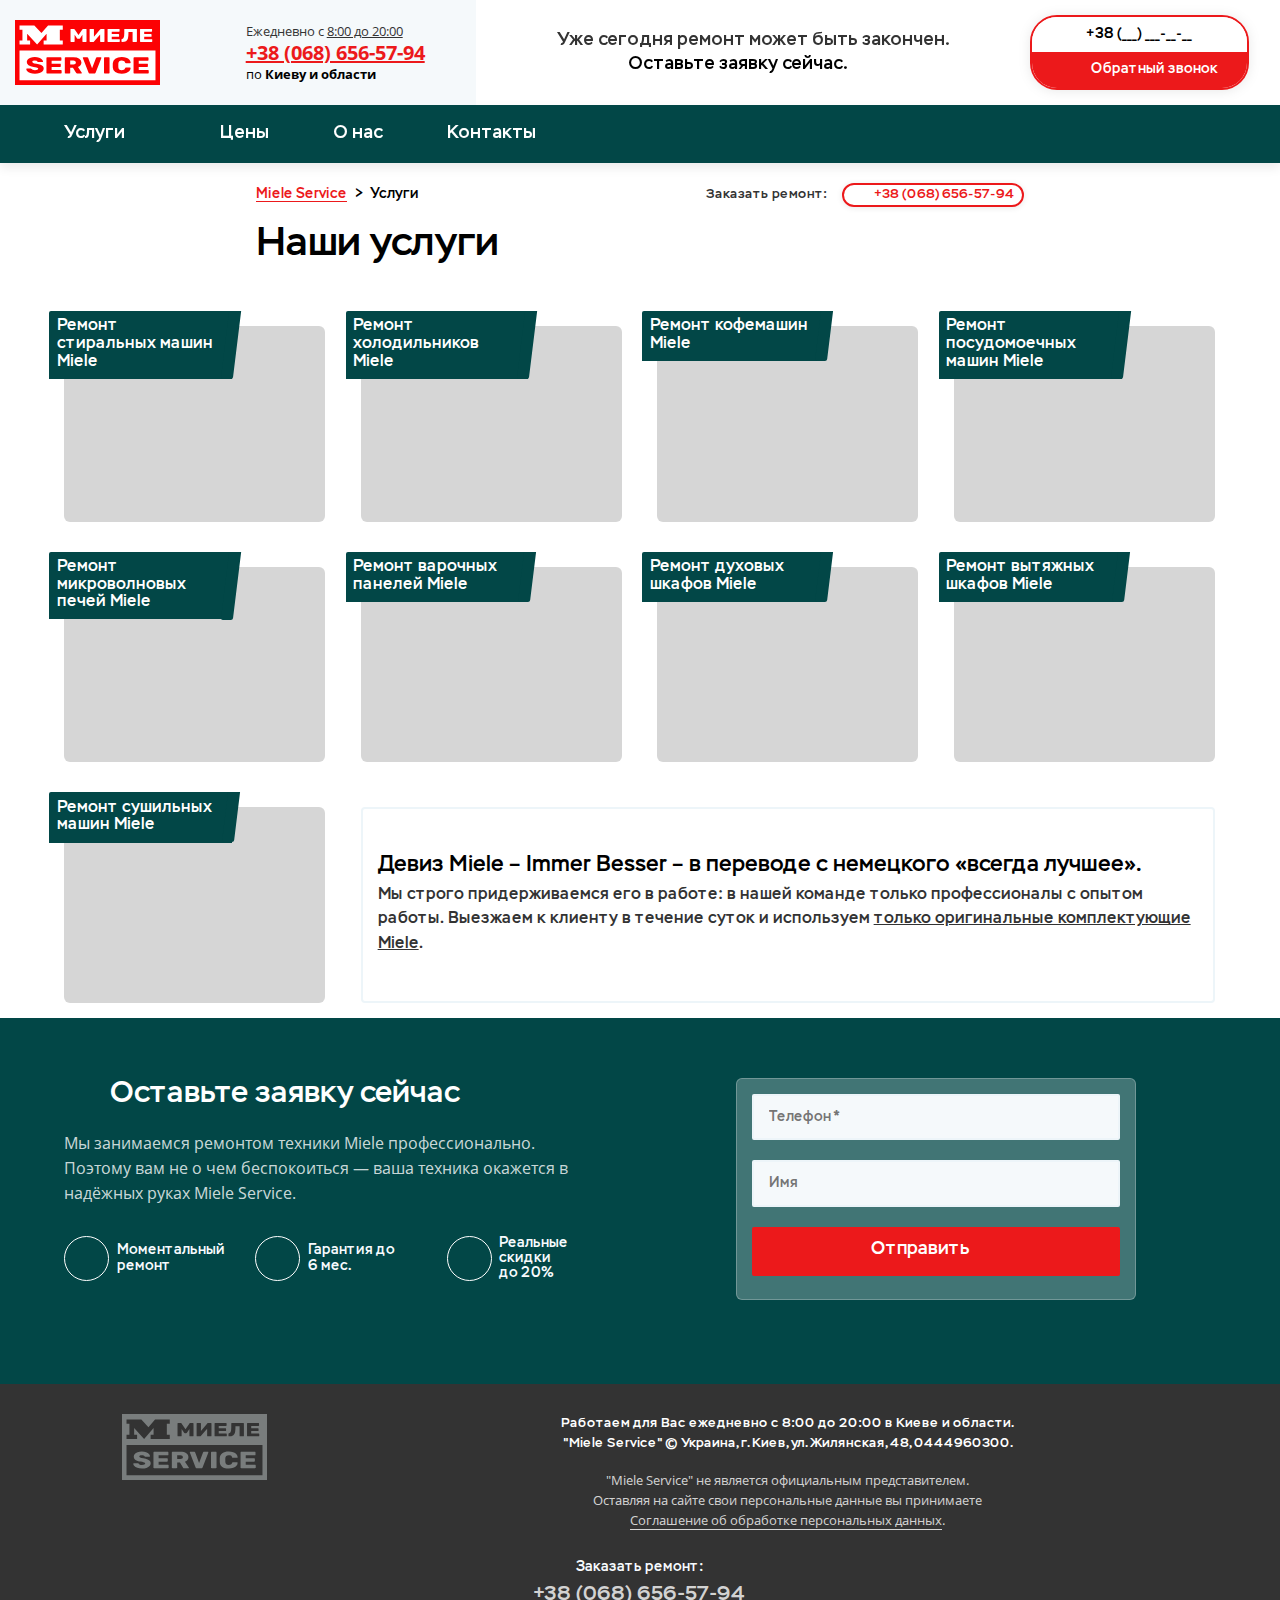
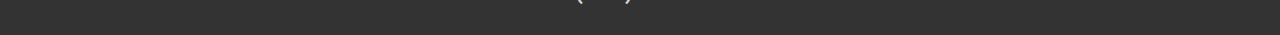
<file: services.html>
<!doctype html>
<html lang="ru-RU">
	<head>
		<!-- МЕТА -->
		<meta property="og:type" content="website">
		<meta charset="utf-8">
		<meta property="og:locale" content="ru_RU">
		<meta name="viewport" content="width=device-width, user-scalable=no, initial-scale=1.0, maximum-scale=1.0, minimum-scale=1.0">
		<meta http-equiv="X-UA-Compatible" content="ie=edge">
		<meta property="og:url" content="https://the.andrew.pp.ua/services/remont-stiralnyh-mashin">
		<title>Ремонт стиральных машин Miele Service</title>
		<meta property="og:title" content="Услуги">
		<meta property="twitter:title" content="Услуги">
		<meta property="og:site_name" content="Miele Service — Ремонт техники Миле в Киеве и области">
		<meta name="description" content="Требуется ремонт стиральной машины Miele в Киеве или МО? Мы проводит профессиональный ремонт любой бытовой техники Миле. Наша компания знает своё дело и проводит расчёт стоимости до начала работы.">
		<meta property="og:description" content="Требуется ремонт стиральной машины Miele в Киеве или МО? Мы проводит профессиональный ремонт любой бытовой техники Миле. Наша компания знает своё дело и проводит расчёт стоимости до начала работы.">
		<meta property="twitter:description" content="Требуется ремонт стиральной машины Miele в Киеве или МО? Мы проводит профессиональный ремонт любой бытовой техники Миле. Наша компания знает своё дело и проводит расчёт стоимости до начала работы.">
		<meta name="keywords" content="ремонт стиральных машин Miele, Миле, ремонт бытовой техники в Киеве и области">
		<!-- ГРАФИКА -->
		<meta name="fk:svg:icon" content="https://the.andrew.pp.ua/wp-content/themes/space-x/fk/assets/img-icon/icon">
		<link rel="image_src" href="assets/miele/web/cover/cover.jpeg">
		<meta property="og:image" content="https://the.andrew.pp.ua/assets/miele/web/cover/cover.jpeg">
		<meta property="vk:image" content="https://the.andrew.pp.ua/assets/miele/web/cover/cover.jpeg">
		<meta property="twitter:image" content="https://the.andrew.pp.ua/assets/miele/web/cover/cover.jpeg">
		<meta property="og:image:width" content="600">
		<meta property="og:image:height" content="350">
		<meta name="twitter:card" content="summary_large_image">
		<meta name="twitter:image:alt" content="Услуги | Miele Service">
		<!-- FAVICON -->
		<link rel="shortcut icon" href="assets/miele/web/favicon/favicon.ico">
		<link rel="shortcut icon" href="assets/miele/web/favicon/favicon.png" type="image/png">
		<link rel="icon" type="image/png" href="assets/miele/web/favicon/favicon-180x180.png">
		<link rel="apple-touch-icon" href="assets/miele/web/favicon/favicon-180x180.png">
		<link rel="mask-icon" href="assets/miele/web/favicon/favicon.svg" color="#149ce2">
		<!-- ПРИЛОЖЕНИЯ -->
		<link rel="manifest" href="assets/miele/web/manifest.webmanifest">
		<meta name="theme-color" content="#ffffff">
		<!-- Chrome, Firefox OS, Opera -->
		<meta name="msapplication-tile-image" content="/assets/miele/web/favicon/favicon-150x150.png">
		<!-- Windows -->
		<meta name="msapplication-navbutton-color" content="#ffffff">
		<!-- Windows Phone -->
		<meta name="apple-mobile-web-app-status-bar-style" content="#ffffff">
		<!-- iOS Safari -->
		<script type="application/ld+json">
			{
			  "@context" : "http://schema.org",
			  "@type" : "Organization",
			
			  "name" : "Miele Service — Ремонт техники Миле в Киеве и области",
			  "url" : "https://the.andrew.pp.ua",
			  "logo" : "https://the.andrew.pp.ua/assets/miele/web/cover/cover.jpeg",
			  "telephone" : "+38 (068) 656-57-94",
			  "address": {
			      "@type": "PostalAddress",
			      "addressLocality": "Украина, г. Киев",
			      "streetAddress": "ул. Жилянская, 48",
			      "postalCode": "02000"
			    }
			}
		</script>
		<!-- ПОДДЕРЖКА HTML5 -->
		<!--[if lt IE 9]>
		<script>
			document.createElement("header");
			document.createElement("footer");
			document.createElement("section");
			document.createElement("aside");
			document.createElement("nav");
			document.createElement("article");
			document.createElement("hgroup");
			document.createElement("time");
		</script>
		<noscript>
			<strong>Внимание!</strong>
			Поскольку ваш браузер не поддерживает HTML5, некоторые элементы воспроизводятся с помощью JScript.
			Однако в вашем браузере скрипты отключены, пожалуйста, включите их, чтобы браузер смог отобразить данную страницу.
		</noscript>
		<![endif]-->
		<link rel="preload" href="/wp-content/themes/space-x/fk/assets/fonts/stem-medium/stem-medium-regular/stem-medium-regular.woff2" as="font" />
		<link rel="preload" href="/wp-content/themes/space-x/fk/assets/fonts/stem-medium/stem-medium-italic/stem-medium-italic.woff2" as="font" />
		<link rel="preload" href="/wp-content/themes/space-x/fk/assets/fonts/opensans/opensans-regular/opensans-regular.woff2" as="font" />
		<link rel="preload" href="/wp-content/themes/space-x/fk/assets/fonts/opensans/opensans-bold/opensans-bold.woff2" as="font" />
		<link rel="preload" href="/wp-content/themes/space-x/style.css" as="style" />
		<link rel="preload" href="/wp-content/themes/space-x/fk.js" as="script" />
		<script>
			let fkReadyCallback = fkReadyCallbackLock();
			
			function fkReadyCallbackLock () {
			    let funcs = [
			        function () {
			          console.log( "Ready callback is running!" );
			        },
			    ];
			
			    return function( callback ) {
			        if( callback ){
			            funcs.push(callback);
			        } else {
			            for( let i = 0; i < funcs.length; i++ ){
			                funcs[i]();
			            }
			        }
			    }
			}
		</script><!-- Global site tag (gtag.js) - Google Analytics -->
		<script async src="https://www.googletagmanager.com/gtag/js?id=UA-127965500-3"></script>
		<script>
			window.dataLayer = window.dataLayer || [];
			function gtag(){dataLayer.push(arguments);}
			gtag('js', new Date());
			
			gtag('config', 'UA-127965500-3', {'send_page_view': false});
		</script>
		<script>
			function initRingostat(){return;
			  if (typeof(ga) !== 'undefined') {
			    ga('gtag_UA_127965500_3.require','ringostat');
			    gtag('event', 'page_view');
			    (function (d,s,u,e,p) {
			      p=d.getElementsByTagName(s)[0],e=d.createElement(s),e.async=1,e.src=u,p.parentNode.insertBefore(e, p);
			    })(document, 'script', 'https://script.ringostat.com/v4/eb/ebf7dd389603dadf722629525e898f1ea2ddb849.js');
			  } else {
			    setTimeout(initRingostat,200);
			  }
			}
			initRingostat();
		</script><!-- Yandex.Metrika counter -->
		<script>   var yaParams = {ip_adress: "77.222.156.62"} </script>
		<script type="text/javascript" >
			(function (d, w, c) {
			  (w[c] = w[c] || []).push(function() {
			    try {
			      w.yaCounter51195980 = new Ya.Metrika2({
			        id:51195980,
			        params:window.yaParams,
			        triggerEvent:true,
			        clickmap:true,
			        trackLinks:true,
			        accurateTrackBounce:true,
			        webvisor:true,
			        ecommerce:"dataLayer"
			      });
			    } catch(e) { }
			  });
			
			  var n = d.getElementsByTagName("script")[0],
			    s = d.createElement("script"),
			    f = function () { n.parentNode.insertBefore(s, n); };
			  s.type = "text/javascript";
			  s.async = true;
			  s.src = "https://mc.yandex.ru/metrika/tag.js";
			
			  if (w.opera == "[object Opera]") {
			    d.addEventListener("DOMContentLoaded", f, false);
			  } else { f(); }
			})(document, window, "yandex_metrika_callbacks2");
		</script>
		<noscript>
			<div><img src="https://mc.yandex.ru/watch/51195980" style="position:absolute; left:-9999px;" alt="" /></div>
		</noscript>
		<!-- /Yandex.Metrika counter --><script>
			(function(w, d, s, h, id) {return;
			    w.roistatProjectId = id; w.roistatHost = h;
			    var p = d.location.protocol == "https:" ? "https://" : "http://";
			    var u = /^.*roistat_visit=[^;]+(.*)?$/.test(d.cookie) ? "/dist/module.js" : "/api/site/1.0/"+id+"/init";
			    var js = d.createElement(s); js.charset="UTF-8"; js.async = 1; js.src = p+h+u; var js2 = d.getElementsByTagName(s)[0]; js2.parentNode.insertBefore(js, js2);
			})(window, document, 'script', 'cloud.roistat.com', '84d1bf327e79eaac5a6ce365d1b5ec1e');
		</script>
		<link rel='stylesheet' id='tablepress-default-css'  href='/wp-content/plugins/tablepress/css/default.min.css?ver=1.12' type='text/css' media='all' />
	</head>
	<body>
		<div id="fk-preload"></div>
		<style>#fk-preload{transition:opacity .5s}#fk-preload div{position:fixed;top:0;bottom:0;left:0;right:0;z-index:99999999999;background-color:#fff}#fk-preload img{position:fixed;top:50%;left:50%;transform:translate(-50%,-50%);width:250px}</style>
		<script>
			var fkPreload = document.getElementById("fk-preload");
			var div = document.createElement( "div" );
			fkPreload.append( div );
			
			window.addEventListener('DOMContentLoaded', function(){
			    setTimeout( function(){
			        fkPreload.style.opacity = "0";
			    }, 150);
			} );
			
			fkPreload.addEventListener("transitionend", function(){
			    fkPreload.remove();
			});
		</script>
		<header class="layout-header ">
			<div class="layout-header__container">
				<div class="layout-header__grid fk-grid-3 fk-grid-md-5 fk-grid-sm-2 fk-grid-xs-1 fk-grid-mr-1 fk-grid_padding">
					<div class="layout-header-logo col-md-2 layout-header-logo_bg-light fk-center-y">
						<div class="fk-grid fk-grid_flexible">
							<div class="logo fk-center-y">
								<a href="/" title="Сервисный центр по ремонту бытовой техники Miele Service"><img src="assets/miele/logo.svg" alt="Логотип Miele Service"></a>
							</div>
							<div class="fk-center-y">
								<div class="layout-header-group tel">
									<div class="layout-header-group__text">Ежедневно с <u>8:00 до 20:00</u> <b class="text-xs"><br>в Киеве и области.</b></div>
									<a class="layout-header-group__title call_phone_miele" href="tel:+38 (068) 656-57-94">+38 (068) 656-57-94</a>
									<div class="layout-header-group__subtitle">по <b>Киеву и области</b></div>
								</div>
							</div>
						</div>
					</div>
					<div class="layout-header-slogan col-md-2 fk-center-y">
						<div>
							<div>Уже сегодня ремонт может быть закончен.</div>
							<div id="layout-header-slogan-link" class="link">Оставьте заявку сейчас. <i class="fk-icon-stroke-right fk-icon-dark-darken" fk-icon="lonicons/md/arrow-forward"></i></div>
							<a class="phone-xs call_phone_miele" href="tel:+38 (068) 656-57-94">
							<i class="fk-icon-stroke-left fk-icon-color-cta" fk-icon="lonicons/md/call"></i>
							+38 (068) 656-57-94              </a>
						</div>
						<script>
							window.addEventListener('DOMContentLoaded', function(){
							    document.getElementById("layout-header-slogan-link").addEventListener( "click", function () {
							        document.getElementById("layout-header-input-tel").focus();
							    } );
							} );
						</script>
					</div>
					<div class="col-sm-2 fk-center-y">
						<form action="https://the.andrew.pp.ua/order.php" method="post" class="callback callback_md callback_center">
							<input id="layout-header-input-tel" type="tel" placeholder="+38 (___) ___-__-__" name="field-phone" required>
							<button class="fk-btn-cta">
							<i class="fk-icon-stroke-left" fk-icon="lonicons/md/call"></i>
							Обратный звонок    </button>
							<input type="hidden" name="sx-post-auto-send" value="true">
							<input type="hidden" name="sx-post-order-type" value="callback">
						</form>
						<script>
							window.addEventListener('DOMContentLoaded', function(){
							    var html = document.documentElement;
							    var body = document.body;
							    var scrollTop = html.scrollTop || body && body.scrollTop || 0;
							    scrollTop -= html.clientTop;
							
							    if( scrollTop <= 21 )
							        document.getElementById("layout-header-input-tel").focus();
							} );
						</script>
					</div>
				</div>
			</div>
		</header>
		<section class="nav-header fk-bg-color-prim-darken fk-shadow-box">
			<div class="fk-container-lg">
				<div class="nav-header__grid fk-grid-5 fk-grid-xs-2 fk-grid-mr-2">
					<nav class="col-4 fk-center-y">
						<ul class="fk-navs fk-navs-media fk-navs_inverse fk-navs_fz-mg" id="">
							<li class=' sub-menu'>
								<a href='/services.html' rel='' title='Услуги'>Услуги</a>
								<ul>
									<li class=' '><a href='/services/remont-stiralnyh-mashin.html' rel='' title='Ремонт стиральных машин Miele'><span>Ремонт стиральных машин Miele</span></a></li>
									<li class=' '><a href='/services/remont-holodilnikov.html' rel='' title='Ремонт холодильников Miele'><span>Ремонт холодильников Miele</span></a></li>
									<li class=' '><a href='/services/remont-kofemashin.html' rel='' title='Ремонт кофемашин Miele'><span>Ремонт кофемашин Miele</span></a></li>
									<li class=' '><a href='/services/remont-posudomoechnyh-mashin.html' rel='' title='Ремонт посудомоечных машин Miele'><span>Ремонт посудомоечных машин Miele</span></a></li>
									<li class=' '><a href='/services/remont-mikrovolnovyh-pechej.html' rel='' title='Ремонт микроволновых печей Miele'><span>Ремонт микроволновых печей Miele</span></a></li>
									<li class=' '><a href='/services/remont-varochnyh-panelej.html' rel='' title='Ремонт варочных панелей Miele'><span>Ремонт варочных панелей Miele</span></a></li>
									<li class=' '><a href='/services/remont-duhovyh-shkafov.html' rel='' title='Ремонт духовых шкафов Miele'><span>Ремонт духовых шкафов Miele</span></a></li>
									<li class=' '><a href='/services/remont-vytyazhnyh-shkafov.html' rel='' title='Ремонт вытяжных шкафов Miele'><span>Ремонт вытяжных шкафов Miele</span></a></li>
									<li class=' '><a href='/services/remont-sushilnyh-mashin.html' rel='' title='Ремонт сушильных машин Miele'><span>Ремонт сушильных машин Miele</span></a></li>
								</ul>
							</li>
							<li class=' '><a href='/more/prices.html' rel='' title='Цены'>Цены</a></li>
							<li class=' '><a href='/more/about.html' rel='nofollow' title='О нас'>О нас</a></li>
							<li class=' '><a href='/contacts.html' rel='nofollow' title='Контакты'>Контакты</a></li>
						</ul>
					</nav>
					<div class="nav-header__call fk-text-inverse-h">
						<a class="fk-btn-cta fk-btn-sm call_phone_miele" href="tel:+38 (068) 656-57-94">
						<i class="fk-icon-stroke-left" fk-icon="lonicons/md/call"></i>
						+38 (068) 656-57-94              </a>
					</div>
				</div>
			</div>
		</section>
		<script>
			fkReadyCallback( function () {
			    fk.navs( {
			        "navs" : "fk-navs-media",
			        "icon" : "<i class='fk-icon-stroke-right fk-icon-sm' fk-icon='fill/arrow-down'></i>"
			    } );
			
			    fk.sticky( "nav-header" );
			} );
		</script>
		<section class="page-services">
			<div class="fk-container-sm pt-sm">
				<section class="breadcrumbs ">
					<div class="breadcrumbs__grid fk-grid fk-grid_flexible">
						<div class="breadcrumbs__crumbs" itemscope itemtype="https://schema.org/BreadcrumbList">
							<!-- Breadcrumb NavXT 6.4.0 -->
							<span itemprop="itemListElement" itemscope itemtype="https://schema.org/ListItem" typeof="ListItem">
								<a itemprop="item" typeof="WebPage" title="Ремонт бытовой техники Miele Service" href="/" class="home" ><span itemprop="name">Miele Service</span></a>
								<meta itemprop="position" content="1">
							</span>
							&gt; 
							<span class="archive post-services-archive current-item" itemprop="itemListElement" itemscope="" itemtype="https://schema.org/ListItem" typeof="ListItem">
								<span itemprop="name">Услуги</span>
								<meta itemprop="position" content="2">
							</span>
						</div>
						<div class="breadcrumbs__call">
							<span>Заказать ремонт: </span>
							<a class="call_phone_miele" href='tel:+38 (068) 656-57-94'><i class='fk-icon-stroke-left fk-icon-color-cta' fk-icon='lonicons/md/call'></i> +38 (068) 656-57-94</a>
						</div>
					</div>
				</section>
				<div class="pt-xs"></div>
				<h1>Наши услуги</h1>
			</div>
			<section class="section-services-devices fk-section fk-section_xs">
				<div class="fk-container-lg">
					<div class="fk-grid-4 fk-grid-sm-3 fk-grid-xs-2 fk-grid-mr-2 fk-grid_padding">
						<section>
							<a class="card-device"
								title="Ремонт стиральных машин Miele"
								href="services/remont-stiralnyh-mashin.html">
								<div class="image fk-load-progressive fk-mask fk-mask_xs fk-mask_dark"
									data-bg="https://the.andrew.pp.ua/wp-content/uploads/2020/03/wm336-192-e1584370339107.jpg"></div>
								<header>
									<h4>Ремонт стиральных машин Miele</h4>
								</header>
							</a>
						</section>
						<section>
							<a class="card-device"
								title="Ремонт холодильников Miele"
								href="services/remont-holodilnikov.html">
								<div class="image fk-load-progressive fk-mask fk-mask_xs fk-mask_dark"
									data-bg="https://the.andrew.pp.ua/wp-content/uploads/2020/03/r336-192.jpg"></div>
								<header>
									<h4>Ремонт холодильников Miele</h4>
								</header>
							</a>
						</section>
						<section>
							<a class="card-device"
								title="Ремонт кофемашин Miele"
								href="services/remont-kofemashin.html">
								<div class="image fk-load-progressive fk-mask fk-mask_xs fk-mask_dark"
									data-bg="https://the.andrew.pp.ua/wp-content/uploads/2020/03/cm336-192.jpg"></div>
								<header>
									<h4>Ремонт кофемашин Miele</h4>
								</header>
							</a>
						</section>
						<section>
							<a class="card-device"
								title="Ремонт посудомоечных машин Miele"
								href="services/remont-posudomoechnyh-mashin.html">
								<div class="image fk-load-progressive fk-mask fk-mask_xs fk-mask_dark"
									data-bg="https://the.andrew.pp.ua/wp-content/uploads/2020/03/pmm336-192.jpg"></div>
								<header>
									<h4>Ремонт посудомоечных машин Miele</h4>
								</header>
							</a>
						</section>
						<section>
							<a class="card-device"
								title="Ремонт микроволновых печей Miele"
								href="services/remont-mikrovolnovyh-pechej.html">
								<div class="image fk-load-progressive fk-mask fk-mask_xs fk-mask_dark"
									data-bg="https://the.andrew.pp.ua/wp-content/uploads/2020/03/mwm336-192.jpg"></div>
								<header>
									<h4>Ремонт микроволновых печей Miele</h4>
								</header>
							</a>
						</section>
						<section>
							<a class="card-device"
								title="Ремонт варочных панелей Miele"
								href="services/remont-varochnyh-panelej.html">
								<div class="image fk-load-progressive fk-mask fk-mask_xs fk-mask_dark"
									data-bg="https://the.andrew.pp.ua/wp-content/uploads/2020/03/wp336-192.jpg"></div>
								<header>
									<h4>Ремонт варочных панелей Miele</h4>
								</header>
							</a>
						</section>
						<section>
							<a class="card-device"
								title="Ремонт духовых шкафов Miele"
								href="services/remont-duhovyh-shkafov.html">
								<div class="image fk-load-progressive fk-mask fk-mask_xs fk-mask_dark"
									data-bg="https://the.andrew.pp.ua/wp-content/uploads/2020/03/ds336-192.jpg"></div>
								<header>
									<h4>Ремонт духовых шкафов Miele</h4>
								</header>
							</a>
						</section>
						<section>
							<a class="card-device"
								title="Ремонт вытяжных шкафов Miele"
								href="services/remont-vytyazhnyh-shkafov.html">
								<div class="image fk-load-progressive fk-mask fk-mask_xs fk-mask_dark"
									data-bg="https://the.andrew.pp.ua/wp-content/uploads/2020/03/out-336x192-470.jpg"></div>
								<header>
									<h4>Ремонт вытяжных шкафов Miele</h4>
								</header>
							</a>
						</section>
						<section>
							<a class="card-device"
								title="Ремонт сушильных машин Miele"
								href="services/remont-sushilnyh-mashin.html">
								<div class="image fk-load-progressive fk-mask fk-mask_xs fk-mask_dark"
									data-bg="https://the.andrew.pp.ua/wp-content/uploads/2020/03/such-336x192-470.jpg"></div>
								<header>
									<h4>Ремонт сушильных машин Miele</h4>
								</header>
							</a>
						</section>
						<script>
							fkReadyCallback(function () {
							    var cardArticleYP = document.querySelectorAll(".card-article-y__header p");
							    _.each( cardArticleYP, function (p) {
							        var text = p.innerHTML;
							        if( text.length > 175 ){
							            var newString = text.slice(0, 175);
							            if( newString.slice(174) === " " ) newString = newString.slice(0, 174);
							            p.innerHTML = newString + "...";
							        }
							    } );
							});
						</script>
						<section class="section-services-devices__slogan col-3 fk-center-y md-after-display">
							<div>
								<h3>Девиз Miele – Immer Besser – в переводе с немецкого «всегда лучшее».</h3>
								<p class="fk-font-subtitle">Мы строго придерживаемся его в работе: в нашей команде только
									профессионалы с опытом работы. Выезжаем к клиенту в течение суток и используем <u>только
									оригинальные комплектующие Miele</u>.
								</p>
							</div>
						</section>
					</div>
				</div>
			</section>
			<section
				class="section-cta section-cta-extend section-cta-extend_inverse fk-section fk-mask fk-mask_color-prim-darken "
				style="background-image: url(https://the.andrew.pp.ua/assets/cache/images/akz/actbaner-720-140px-2-720x140-04d.webp)">
				<div class="fk-container-lg">
					<div class="fk-grid-2 fk-grid-sm-1 fk-grid-xs-1 fk-grid-mr-1 fk-grid_padding">
						<div class="section-cta-extend__text md-before-text-center">
							<h2><i class="fk-icon-stroke-left fk-icon-inverse mr-md" fk-icon="lonicons/md/flame"></i> Оставьте заявку сейчас</h2>
							<p>Мы занимаемся ремонтом техники Miele профессионально. <br>Поэтому вам не о чем беспокоиться — ваша техника окажется в надёжных руках Miele Service.</p>
							<div class="md-after-display">
								<div class="section-cta__icons ">
									<div class="fk-grid-3 fk-grid_padding ">
										<div class="bullets-icon-around fk-icon-inverse fk-text-inverse">
											<div class="fk-icon-md" fk-icon="special/shuttle"></div>
											<div>Моментальный <br>ремонт</div>
										</div>
										<div class="bullets-icon-around fk-icon-inverse fk-text-inverse">
											<div class="fk-icon-md" fk-icon="special/shield"></div>
											<div>Гарантия до <br>6 мес.</div>
										</div>
										<div class="bullets-icon-around fk-icon-inverse fk-text-inverse">
											<div class="fk-icon-md" fk-icon="special/percent"></div>
											<div>Реальные скидки <br>до 20%</div>
										</div>
									</div>
								</div>
							</div>
						</div>
						<div class="section-cta-extend__form">
							<form class="fk-form fk-form_extend" action="https://the.andrew.pp.ua/order.php" method="post">
								<p><input name="field-phone" type="tel" placeholder="Телефон *" required></p>
								<p><input name="field-name" type="text" placeholder="Имя"></p>
								<p class="fk-btn-box fk-btn-box_extend">
									<button class="fk-btn-cta fk-btn_mg">Отправить <i class="fk-icon-stroke-right" fk-icon="lonicons/md/arrow-forward"></i></button>
								</p>
								<input type="hidden" name="sx-post-auto-send" value="true">
								<input type="hidden" name="sx-post-order-type" value="request">
							</form>
							<br>
							<div class="md-before-display">
								<div class="section-cta__icons ">
									<div class="fk-grid-3 fk-grid_padding fk-grid-sm-2 fk-grid-xs-2 fk-grid-mr-2">
										<div class="bullets-icon-around fk-icon-inverse fk-text-inverse">
											<div class="fk-icon-md" fk-icon="special/shuttle"></div>
											<div>Моментальный <br>ремонт</div>
										</div>
										<div class="bullets-icon-around fk-icon-inverse fk-text-inverse">
											<div class="fk-icon-md" fk-icon="special/shield"></div>
											<div>Гарантия до <br>6 мес.</div>
										</div>
										<div class="bullets-icon-around fk-icon-inverse fk-text-inverse">
											<div class="fk-icon-md" fk-icon="special/percent"></div>
											<div>Реальные скидки <br>до 20%</div>
										</div>
									</div>
								</div>
							</div>
						</div>
					</div>
				</div>
			</section>
		</section>
		<link rel="stylesheet" href="/wp-content/themes/space-x/style.css">
		<section id="section-cookies" class="section-cookies hidden">
			<span>Чтобы сайт был удобней, мы используем Сookies.</span>
			<button id="section-cookies-button" class="fk-btn-prim-linear fk-btn-sm">Спасибо!</button>
		</section>
		<script>
			fkReadyCallback( function () {
			    var cookies = document.getElementById("section-cookies"),
			        button = document.getElementById("section-cookies-button");
			
			    // Отключаем уведомление
			    button.addEventListener("click", function () {
			        cookies.classList.add( "disabled" );
			        setCookie( "cookies-agree", "agree", 2021 );
			    });
			
			    // Скрываем уведомление в верхней части экрана
			    window.addEventListener('scroll', function(){
			        var html = document.documentElement;
			        var body = document.body;
			        var scrollTop = html.scrollTop || body && body.scrollTop || 0;
			        scrollTop -= html.clientTop;
			
			        ( scrollTop > 350 ) ?
			            cookies.classList.remove( "hidden" ) :
			            cookies.classList.add( "hidden" );
			    } );
			} );
			
			function setCookie( name, value, exp_y, exp_m, exp_d, path, domain, secure ){
			    var cookie_string = name + "=" + escape ( value );
			    if ( exp_y ) {
			        var expires = new Date ( exp_y, exp_m, exp_d );
			        cookie_string += "; expires=" + expires.toGMTString();
			    }
			    if ( path )
			        cookie_string += "; path=" + escape ( path );
			    if ( domain )
			        cookie_string += "; domain=" + escape ( domain );
			    if ( secure )
			        cookie_string += "; secure";
			    document.cookie = cookie_string;
			}
		</script>
		<div class="fk-modal fk-container-xs" data-modal-target="read-later">
			<section class="fk-section fk-section_sm br-box">
				<div class="pl-sm pr-sm">
					<header class="fk-section__title">
						<h3>Отложите статью на потом, если нет времени читать.</h3>
						<p class="fk-font-subtitle mb-xs">
							Для этого просто скопируйте ссылку ниже и сохраните в удобное место:
						</p>
						<div class="fk-grid-3 fk-grid-mr-1 fk-grid_padding">
							<div class="col-2" style="margin-bottom:15px!important;">
								<input id="read-later-link" type="text" readonly>
							</div>
							<button id="read-later-copy" class="fk-btn-prim">Скопировать</button>
						</div>
					</header>
				</div>
			</section>
		</div>
		<script>
			fkReadyCallback(function () {
			    var link = document.getElementById("read-later-link"),
			        copy = document.getElementById("read-later-copy");
			    link.value = window.location.origin + window.location.pathname;
			    copy.addEventListener("click", function () {
			        sxCopyToClipboard(link);
			        copy.innerHTML = "Скопировано!";
			        copy.classList.remove("fk-btn-prim");
			        copy.classList.add("fk-btn-default");
			        setTimeout(function () {
			            copy.innerHTML = "Скопировать";
			            copy.classList.remove("fk-btn-default");
			            copy.classList.add("fk-btn-prim");
			            fk.modal.toggle();
			        }, 2000);
			    });
			});
			
			function sxCopyToClipboard(elem) {
			    // create hidden text element, if it doesn't already exist
			    var targetId = "_hiddenCopyText_";
			    var isInput = elem.tagName === "INPUT" || elem.tagName === "TEXTAREA";
			    var origSelectionStart, origSelectionEnd;
			    if (isInput) {
			        // can just use the original source element for the selection and copy
			        target = elem;
			        origSelectionStart = elem.selectionStart;
			        origSelectionEnd = elem.selectionEnd;
			    } else {
			        // must use a temporary form element for the selection and copy
			        target = document.getElementById(targetId);
			        if (!target) {
			            var target = document.createElement("textarea");
			            target.style.position = "absolute";
			            target.style.left = "-9999px";
			            target.style.top = "0";
			            target.id = targetId;
			            document.body.appendChild(target);
			        }
			        target.textContent = elem.textContent;
			    }
			    // select the content
			    var currentFocus = document.activeElement;
			    target.focus();
			    target.setSelectionRange(0, target.value.length);
			
			    // copy the selection
			    var succeed;
			    try {
			        succeed = document.execCommand("copy");
			    } catch(e) {
			        succeed = false;
			    }
			    // restore original focus
			    if (currentFocus && typeof currentFocus.focus === "function") {
			        currentFocus.focus();
			    }
			
			    if (isInput) {
			        // restore prior selection
			        elem.setSelectionRange(origSelectionStart, origSelectionEnd);
			    } else {
			        // clear temporary content
			        target.textContent = "";
			    }
			    return succeed;
			}
		</script>
		<footer class="layout-footer fk-bg-dark">
			<div class="fk-container-lg">
				<div class="fk-grid-5 fk-grid-md-4 fk-grid-sm-4 fk-grid-xs-4 fk-grid-mr-1 fk-grid_padding">
					<div class="layout-footer__logo lg-before-text-center">
						<a href="/" title="Сервисный центр по ремонту бытовой техники Miele Service"><img src="assets/miele/logo-inverse.svg" alt="Логотип Miele Service"></a>
					</div>
					<div class="layout-footer__call col-3 col-3 col-md-3 col-sm-3 col-xs-3">
						<p class="fk-ff-title fk-text-inverse-h">
							Работаем для Вас ежедневно с 8:00 до 20:00 в Киеве и области. <br class="sm-after-display">
							"Miele Service" © Украина, г. Киев, ул. Жилянская, 48, 0444960300.
						</p>
						<p class="fk-text-inverse-p">
							"Miele Service" не является официальным представителем. <br>
							Оставляя на сайте свои персональные данные вы принимаете <br class="sm-after-display"><a href="/more/legal" rel="nofollow">Соглашение об обработке персональных данных</a>.
						</p>
					</div>
					<div class="layout-footer__contacts fk-text-inverse text-right lg-before-text-center col-md-4 col-sm-4 col-xs-4">
						<h4>Заказать ремонт:</h4>
						<a class='call_phone_miele' href='tel:+38 (068) 656-57-94'>+38 (068) 656-57-94</a>      
					</div>
				</div>
			</div>
		</footer>
		<script>
			!function(e){"function"==typeof define&&define.amd?define("inputmask.dependencyLib",e):"object"==typeof exports?module.exports=e():e()}(function(){function e(e,t){for(var n=0,i=e.length;n<i;n++)if(e[n]===t)return n;return-1}function t(e){return null==e?e+"":"object"==typeof e||"function"==typeof e?a[a.toString.call(e)]||"object":typeof e}function n(e){return null!=e&&e===e.window}function i(e){var i="length"in e&&e.length,o=t(e);return"function"!==o&&!n(e)&&(!(1!==e.nodeType||!i)||("array"===o||0===i||"number"==typeof i&&i>0&&i-1 in e))}function o(e){return e instanceof Element}function r(e){return e instanceof r?e:this instanceof r?void(void 0!==e&&null!==e&&e!==window&&(this[0]=e.nodeName?e:void 0!==e[0]&&e[0].nodeName?e[0]:document.querySelector(e),void 0!==this[0]&&null!==this[0]&&(this[0].eventRegistry=this[0].eventRegistry||{}))):new r(e)}for(var a={},l="Boolean Number String Function Array Date RegExp Object Error".split(" "),s=0;s<l.length;s++)a["[object "+l[s]+"]"]=l[s].toLowerCase();return r.prototype={on:function(e,t){function n(e,n){r.addEventListener?r.addEventListener(e,t,!1):r.attachEvent&&r.attachEvent("on"+e,t),i[e]=i[e]||{},i[e][n]=i[e][n]||[],i[e][n].push(t)}if(o(this[0]))for(var i=this[0].eventRegistry,r=this[0],a=e.split(" "),l=0;l<a.length;l++){var s=a[l].split("."),f=s[0],c=s[1]||"global";n(f,c)}return this},off:function(e,t){function n(e,t,n){if(e in r==!0)if(a.removeEventListener?a.removeEventListener(e,n,!1):a.detachEvent&&a.detachEvent("on"+e,n),"global"===t)for(var i in r[e])r[e][i].splice(r[e][i].indexOf(n),1);else r[e][t].splice(r[e][t].indexOf(n),1)}function i(e,n){var i,o,a=[];if(e.length>0)if(void 0===t)for(i=0,o=r[e][n].length;i<o;i++)a.push({ev:e,namespace:n&&n.length>0?n:"global",handler:r[e][n][i]});else a.push({ev:e,namespace:n&&n.length>0?n:"global",handler:t});else if(n.length>0)for(var l in r)for(var s in r[l])if(s===n)if(void 0===t)for(i=0,o=r[l][s].length;i<o;i++)a.push({ev:l,namespace:s,handler:r[l][s][i]});else a.push({ev:l,namespace:s,handler:t});return a}if(o(this[0]))for(var r=this[0].eventRegistry,a=this[0],l=e.split(" "),s=0;s<l.length;s++)for(var f=l[s].split("."),c=i(f[0],f[1]),u=0,v=c.length;u<v;u++)n(c[u].ev,c[u].namespace,c[u].handler);return this},trigger:function(e){if(o(this[0]))for(var t=this[0].eventRegistry,n=this[0],i="string"==typeof e?e.split(" "):[e.type],a=0;a<i.length;a++){var l=i[a].split("."),s=l[0],f=l[1]||"global";if(void 0!==document&&"global"===f){var c,u,v={bubbles:!1,cancelable:!0,detail:Array.prototype.slice.call(arguments,1)};if(document.createEvent){try{c=new CustomEvent(s,v)}catch(e){c=document.createEvent("CustomEvent"),c.initCustomEvent(s,v.bubbles,v.cancelable,v.detail)}e.type&&r.extend(c,e),n.dispatchEvent(c)}else c=document.createEventObject(),c.eventType=s,e.type&&r.extend(c,e),n.fireEvent("on"+c.eventType,c)}else if(void 0!==t[s])if(arguments[0]=arguments[0].type?arguments[0]:r.Event(arguments[0]),"global"===f)for(var p in t[s])for(u=0;u<t[s][p].length;u++)t[s][p][u].apply(n,arguments);else for(u=0;u<t[s][f].length;u++)t[s][f][u].apply(n,arguments)}return this},position:function(){if(o(this[0]))return{top:this[0].offsetTop,left:this[0].offsetLeft}}},r.isFunction=function(e){return"function"===t(e)},r.noop=function(){},r.isArray=Array.isArray,r.inArray=function(t,n,i){return null==n?-1:e(n,t,i)},r.valHooks=void 0,r.isPlainObject=function(e){return"object"===t(e)&&!e.nodeType&&!n(e)&&!(e.constructor&&!a.hasOwnProperty.call(e.constructor.prototype,"isPrototypeOf"))},r.extend=function(){var e,t,n,i,o,a,l=arguments[0]||{},s=1,f=arguments.length,c=!1;for("boolean"==typeof l&&(c=l,l=arguments[s]||{},s++),"object"==typeof l||r.isFunction(l)||(l={}),s===f&&(l=this,s--);s<f;s++)if(null!=(e=arguments[s]))for(t in e)n=l[t],i=e[t],l!==i&&(c&&i&&(r.isPlainObject(i)||(o=r.isArray(i)))?(o?(o=!1,a=n&&r.isArray(n)?n:[]):a=n&&r.isPlainObject(n)?n:{},l[t]=r.extend(c,a,i)):void 0!==i&&(l[t]=i));return l},r.each=function(e,t){var n,o=0;if(i(e))for(var r=e.length;o<r&&(n=t.call(e[o],o,e[o]),n!==!1);o++);else for(o in e)if(n=t.call(e[o],o,e[o]),n===!1)break;return e},r.map=function(e,t){var n,o=0,r=e.length,a=i(e),l=[];if(a)for(;o<r;o++)n=t(e[o],o),null!=n&&l.push(n);else for(o in e)n=t(e[o],o),null!=n&&l.push(n);return[].concat(l)},r.data=function(e,t,n){return void 0===n?e.__data?e.__data[t]:null:(e.__data=e.__data||{},void(e.__data[t]=n))},r.Event=function(e,t){t=t||{bubbles:!1,cancelable:!1,detail:void 0};var n=document.createEvent("CustomEvent");return n.initCustomEvent(e,t.bubbles,t.cancelable,t.detail),n},r.Event.prototype=window.Event.prototype,window.dependencyLib=r,r});
			!function(e){"function"==typeof define&&define.amd?define("inputmask",["inputmask.dependencyLib"],e):"object"==typeof exports?module.exports=e(require("./inputmask.dependencyLib")):e(window.dependencyLib||jQuery)}(function(e){function t(i,a){return this instanceof t?(e.isPlainObject(i)?a=i:(a=a||{},a.alias=i),this.el=void 0,this.opts=e.extend(!0,{},this.defaults,a),this.maskset=void 0,this.noMasksCache=a&&void 0!==a.definitions,this.userOptions=a||{},this.events={},this.dataAttribute="data-inputmask",this.isRTL=this.opts.numericInput,void n(this.opts.alias,a,this.opts)):new t(i,a)}function n(t,i,a){var o=a.aliases[t];return o?(o.alias&&n(o.alias,void 0,a),e.extend(!0,a,o),e.extend(!0,a,i),!0):(null===a.mask&&(a.mask=t),!1)}function i(n,i){function a(n,a,o){if(null!==n&&""!==n){if(1===n.length&&o.greedy===!1&&0!==o.repeat&&(o.placeholder=""),o.repeat>0||"*"===o.repeat||"+"===o.repeat){var r="*"===o.repeat?0:"+"===o.repeat?1:o.repeat;n=o.groupmarker.start+n+o.groupmarker.end+o.quantifiermarker.start+r+","+o.repeat+o.quantifiermarker.end}var s;return void 0===t.prototype.masksCache[n]||i===!0?(s={mask:n,maskToken:t.prototype.analyseMask(n,o),validPositions:{},_buffer:void 0,buffer:void 0,tests:{},metadata:a,maskLength:void 0},i!==!0&&(t.prototype.masksCache[o.numericInput?n.split("").reverse().join(""):n]=s,s=e.extend(!0,{},t.prototype.masksCache[o.numericInput?n.split("").reverse().join(""):n]))):s=e.extend(!0,{},t.prototype.masksCache[o.numericInput?n.split("").reverse().join(""):n]),s}}var o;if(e.isFunction(n.mask)&&(n.mask=n.mask(n)),e.isArray(n.mask)){if(n.mask.length>1){n.keepStatic=null===n.keepStatic||n.keepStatic;var r=n.groupmarker.start;return e.each(n.numericInput?n.mask.reverse():n.mask,function(t,i){r.length>1&&(r+=n.groupmarker.end+n.alternatormarker+n.groupmarker.start),r+=void 0===i.mask||e.isFunction(i.mask)?i:i.mask}),r+=n.groupmarker.end,a(r,n.mask,n)}n.mask=n.mask.pop()}return n.mask&&(o=void 0===n.mask.mask||e.isFunction(n.mask.mask)?a(n.mask,n.mask,n):a(n.mask.mask,n.mask,n)),o}function a(n,i,o){function u(e,t,n){t=t||0;var i,a,r,s=[],l=0,c=p();W=void 0!==q?q.maxLength:void 0,W===-1&&(W=void 0);do e===!0&&d().validPositions[l]?(r=d().validPositions[l],a=r.match,i=r.locator.slice(),s.push(n===!0?r.input:n===!1?a.nativeDef:j(l,a))):(r=m(l,i,l-1),a=r.match,i=r.locator.slice(),(o.jitMasking===!1||l<c||"number"==typeof o.jitMasking&&isFinite(o.jitMasking)&&o.jitMasking>l)&&s.push(n===!1?a.nativeDef:j(l,a))),l++;while((void 0===W||l<W)&&(null!==a.fn||""!==a.def)||t>l);return""===s[s.length-1]&&s.pop(),d().maskLength=l+1,s}function d(){return i}function f(e){var t=d();t.buffer=void 0,e!==!0&&(t._buffer=void 0,t.validPositions={},t.p=0)}function p(e,t,n){var i=-1,a=-1,o=n||d().validPositions;void 0===e&&(e=-1);for(var r in o){var s=parseInt(r);o[s]&&(t||null!==o[s].match.fn)&&(s<=e&&(i=s),s>=e&&(a=s))}return i!==-1&&e-i>1||a<e?i:a}function v(t,n,i,a){function r(e){var t=d().validPositions[e];if(void 0!==t&&null===t.match.fn){var n=d().validPositions[e-1],i=d().validPositions[e+1];return void 0!==n&&void 0!==i}return!1}var s,l=t,c=e.extend(!0,{},d().validPositions),u=!1;for(d().p=t,s=n-1;s>=l;s--)void 0!==d().validPositions[s]&&(i!==!0&&(!d().validPositions[s].match.optionality&&r(s)||o.canClearPosition(d(),s,p(),a,o)===!1)||delete d().validPositions[s]);for(f(!0),s=l+1;s<=p();){for(;void 0!==d().validPositions[l];)l++;if(s<l&&(s=l+1),void 0===d().validPositions[s]&&A(s))s++;else{var v=m(s);u===!1&&c[l]&&c[l].match.def===v.match.def?(d().validPositions[l]=e.extend(!0,{},c[l]),d().validPositions[l].input=v.input,delete d().validPositions[s],s++):g(l,v.match.def)?_(l,v.input||j(s),!0)!==!1&&(delete d().validPositions[s],s++,u=!0):A(s)||(s++,l--),l++}}f(!0)}function h(e,t){for(var n,i=e,a=p(),r=d().validPositions[a]||y(0)[0],s=void 0!==r.alternation?r.locator[r.alternation].toString().split(","):[],l=0;l<i.length&&(n=i[l],!(n.match&&(o.greedy&&n.match.optionalQuantifier!==!0||(n.match.optionality===!1||n.match.newBlockMarker===!1)&&n.match.optionalQuantifier!==!0)&&(void 0===r.alternation||r.alternation!==n.alternation||void 0!==n.locator[r.alternation]&&w(n.locator[r.alternation].toString().split(","),s)))||t===!0&&(null!==n.match.fn||/[0-9a-bA-Z]/.test(n.match.def)));l++);return n}function m(e,t,n){return d().validPositions[e]||h(y(e,t?t.slice():t,n))}function k(e){return d().validPositions[e]?d().validPositions[e]:y(e)[0]}function g(e,t){for(var n=!1,i=y(e),a=0;a<i.length;a++)if(i[a].match&&i[a].match.def===t){n=!0;break}return n}function y(t,n,i){function a(n,i,r,s){function c(r,s,f){function h(t,n){var i=0===e.inArray(t,n.matches);return i||e.each(n.matches,function(e,a){if(a.isQuantifier===!0&&(i=h(t,n.matches[e-1])))return!1}),i}function k(t,n,i){var a,o;return(d().tests[t]||d().validPositions[t])&&e.each(d().tests[t]||[d().validPositions[t]],function(e,t){var r=void 0!==i?i:t.alternation,s=void 0!==t.locator[r]?t.locator[r].toString().indexOf(n):-1;(void 0===o||s<o)&&s!==-1&&(a=t,o=s)}),a?a.locator.slice((void 0!==i?i:a.alternation)+1):void 0!==i?k(t,n):void 0}function g(e,n){return null===e.match.fn&&null!==n.match.fn&&n.match.fn.test(e.match.def,d(),t,!1,o,!1)}if(u>1e4)throw"Inputmask: There is probably an error in your mask definition or in the code. Create an issue on github with an example of the mask you are using. "+d().mask;if(u===t&&void 0===r.matches)return p.push({match:r,locator:s.reverse(),cd:m}),!0;if(void 0!==r.matches){if(r.isGroup&&f!==r){if(r=c(n.matches[e.inArray(r,n.matches)+1],s))return!0}else if(r.isOptional){var y=r;if(r=a(r,i,s,f)){if(l=p[p.length-1].match,!h(l,y))return!0;v=!0,u=t}}else if(r.isAlternator){var b,P=r,E=[],C=p.slice(),w=s.length,_=i.length>0?i.shift():-1;if(_===-1||"string"==typeof _){var A,x=u,M=i.slice(),O=[];if("string"==typeof _)O=_.split(",");else for(A=0;A<P.matches.length;A++)O.push(A);for(var S=0;S<O.length;S++){if(A=parseInt(O[S]),p=[],i=k(u,A,w)||M.slice(),r=c(P.matches[A]||n.matches[A],[A].concat(s),f)||r,r!==!0&&void 0!==r&&O[O.length-1]<P.matches.length){var j=e.inArray(r,n.matches)+1;n.matches.length>j&&(r=c(n.matches[j],[j].concat(s.slice(1,s.length)),f),r&&(O.push(j.toString()),e.each(p,function(e,t){t.alternation=s.length-1})))}b=p.slice(),u=x,p=[];for(var D=0;D<b.length;D++){var T=b[D],I=!1;T.alternation=T.alternation||w;for(var G=0;G<E.length;G++){var L=E[G];if(("string"!=typeof _||e.inArray(T.locator[T.alternation].toString(),O)!==-1)&&(T.match.def===L.match.def||g(T,L))){I=T.match.nativeDef===L.match.nativeDef,T.alternation==L.alternation&&L.locator[L.alternation].toString().indexOf(T.locator[T.alternation])===-1&&(L.locator[L.alternation]=L.locator[L.alternation]+","+T.locator[T.alternation],L.alternation=T.alternation,null==T.match.fn&&(L.na=L.na||T.locator[T.alternation].toString(),L.na.indexOf(T.locator[T.alternation])===-1&&(L.na=L.na+","+T.locator[T.alternation])));break}}I||E.push(T)}}"string"==typeof _&&(E=e.map(E,function(t,n){if(isFinite(n)){var i,a=t.alternation,o=t.locator[a].toString().split(",");t.locator[a]=void 0,t.alternation=void 0;for(var r=0;r<o.length;r++)i=e.inArray(o[r],O)!==-1,i&&(void 0!==t.locator[a]?(t.locator[a]+=",",t.locator[a]+=o[r]):t.locator[a]=parseInt(o[r]),t.alternation=a);if(void 0!==t.locator[a])return t}})),p=C.concat(E),u=t,v=p.length>0,i=M.slice()}else r=c(P.matches[_]||n.matches[_],[_].concat(s),f);if(r)return!0}else if(r.isQuantifier&&f!==n.matches[e.inArray(r,n.matches)-1])for(var B=r,F=i.length>0?i.shift():0;F<(isNaN(B.quantifier.max)?F+1:B.quantifier.max)&&u<=t;F++){var N=n.matches[e.inArray(B,n.matches)-1];if(r=c(N,[F].concat(s),N)){if(l=p[p.length-1].match,l.optionalQuantifier=F>B.quantifier.min-1,h(l,N)){if(F>B.quantifier.min-1){v=!0,u=t;break}return!0}return!0}}else if(r=a(r,i,s,f))return!0}else u++}for(var f=i.length>0?i.shift():0;f<n.matches.length;f++)if(n.matches[f].isQuantifier!==!0){var h=c(n.matches[f],[f].concat(r),s);if(h&&u===t)return h;if(u>t)break}}function r(t){var n=[];return e.isArray(t)||(t=[t]),t.length>0&&(void 0===t[0].alternation?(n=h(t.slice()).locator.slice(),0===n.length&&(n=t[0].locator.slice())):e.each(t,function(e,t){if(""!==t.def)if(0===n.length)n=t.locator.slice();else for(var i=0;i<n.length;i++)t.locator[i]&&n[i].toString().indexOf(t.locator[i])===-1&&(n[i]+=","+t.locator[i])})),n}function s(e){return o.keepStatic&&t>0&&e.length>1+(""===e[e.length-1].match.def?1:0)&&e[0].match.optionality!==!0&&e[0].match.optionalQuantifier!==!0&&null===e[0].match.fn&&!/[0-9a-bA-Z]/.test(e[0].match.def)?[h(e)]:e}var l,c=d().maskToken,u=n?i:0,f=n?n.slice():[0],p=[],v=!1,m=n?n.join(""):"";if(t>-1){if(void 0===n){for(var k,g=t-1;void 0===(k=d().validPositions[g]||d().tests[g])&&g>-1;)g--;void 0!==k&&g>-1&&(f=r(k),m=f.join(""),u=g)}if(d().tests[t]&&d().tests[t][0].cd===m)return s(d().tests[t]);for(var y=f.shift();y<c.length;y++){var b=a(c[y],f,[y]);if(b&&u===t||u>t)break}}return(0===p.length||v)&&p.push({match:{fn:null,cardinality:0,optionality:!0,casing:null,def:"",placeholder:""},locator:[],cd:m}),void 0!==n&&d().tests[t]?s(e.extend(!0,[],p)):(d().tests[t]=e.extend(!0,[],p),s(d().tests[t]))}function b(){return void 0===d()._buffer&&(d()._buffer=u(!1,1),void 0===d().buffer&&d()._buffer.slice()),d()._buffer}function P(e){return void 0!==d().buffer&&e!==!0||(d().buffer=u(!0,p(),!0)),d().buffer}function E(e,t,n){var i;if(e===!0)f(),e=0,t=n.length;else for(i=e;i<t;i++)delete d().validPositions[i];for(i=e;i<t;i++)f(!0),n[i]!==o.skipOptionalPartCharacter&&_(i,n[i],!0,!0)}function C(e,n,i){switch(o.casing||n.casing){case"upper":e=e.toUpperCase();break;case"lower":e=e.toLowerCase();break;case"title":var a=d().validPositions[i-1];e=0===i||a&&a.input===String.fromCharCode(t.keyCode.SPACE)?e.toUpperCase():e.toLowerCase()}return e}function w(t,n){for(var i=o.greedy?n:n.slice(0,1),a=!1,r=0;r<t.length;r++)if(e.inArray(t[r],i)!==-1){a=!0;break}return a}function _(n,i,a,r,s){function l(e){var t=z?e.begin-e.end>1||e.begin-e.end===1&&o.insertMode:e.end-e.begin>1||e.end-e.begin===1&&o.insertMode;return t&&0===e.begin&&e.end===d().maskLength?"full":t}function c(t,i,a){var s=!1;return e.each(y(t),function(c,u){for(var h=u.match,m=i?1:0,k="",g=h.cardinality;g>m;g--)k+=O(t-(g-1));if(i&&(k+=i),P(!0),s=null!=h.fn?h.fn.test(k,d(),t,a,o,l(n)):(i===h.def||i===o.skipOptionalPartCharacter)&&""!==h.def&&{c:h.placeholder||h.def,pos:t},s!==!1){var y=void 0!==s.c?s.c:i;y=y===o.skipOptionalPartCharacter&&null===h.fn?h.placeholder||h.def:y;var w=t,A=P();if(void 0!==s.remove&&(e.isArray(s.remove)||(s.remove=[s.remove]),e.each(s.remove.sort(function(e,t){return t-e}),function(e,t){v(t,t+1,!0)})),void 0!==s.insert&&(e.isArray(s.insert)||(s.insert=[s.insert]),e.each(s.insert.sort(function(e,t){return e-t}),function(e,t){_(t.pos,t.c,!0,r)})),s.refreshFromBuffer){var x=s.refreshFromBuffer;if(a=!0,E(x===!0?x:x.start,x.end,A),void 0===s.pos&&void 0===s.c)return s.pos=p(),!1;if(w=void 0!==s.pos?s.pos:t,w!==t)return s=e.extend(s,_(w,y,!0,r)),!1}else if(s!==!0&&void 0!==s.pos&&s.pos!==t&&(w=s.pos,E(t,w,P().slice()),w!==t))return s=e.extend(s,_(w,y,!0)),!1;return(s===!0||void 0!==s.pos||void 0!==s.c)&&(c>0&&f(!0),b(w,e.extend({},u,{input:C(y,h,w)}),r,l(n))||(s=!1),!1)}}),s}function u(t,n,i){var a,s,l,c,u,v,h,m,k=e.extend(!0,{},d().validPositions),g=!1,b=p();for(c=d().validPositions[b];b>=0;b--)if(l=d().validPositions[b],l&&void 0!==l.alternation){if(a=b,s=d().validPositions[a].alternation,c.locator[l.alternation]!==l.locator[l.alternation])break;c=l}if(void 0!==s){m=parseInt(a);var P=void 0!==c.locator[c.alternation||s]?c.locator[c.alternation||s]:h[0];P.length>0&&(P=P.split(",")[0]);var E=d().validPositions[m],C=d().validPositions[m-1];e.each(y(m,C?C.locator:void 0,m-1),function(a,l){h=l.locator[s]?l.locator[s].toString().split(","):[];for(var c=0;c<h.length;c++){var y=[],b=0,C=0,w=!1;if(P<h[c]&&(void 0===l.na||e.inArray(h[c],l.na.split(","))===-1)){d().validPositions[m]=e.extend(!0,{},l);var A=d().validPositions[m].locator;for(d().validPositions[m].locator[s]=parseInt(h[c]),null==l.match.fn?(E.input!==l.match.def&&(w=!0,E.generatedInput!==!0&&y.push(E.input)),C++,d().validPositions[m].generatedInput=!/[0-9a-bA-Z]/.test(l.match.def),d().validPositions[m].input=l.match.def):d().validPositions[m].input=E.input,u=m+1;u<p(void 0,!0)+1;u++)v=d().validPositions[u],v&&v.generatedInput!==!0&&/[0-9a-bA-Z]/.test(v.input)?y.push(v.input):u<t&&b++,delete d().validPositions[u];for(w&&y[0]===l.match.def&&y.shift(),f(!0),g=!0;y.length>0;){var x=y.shift();if(x!==o.skipOptionalPartCharacter&&!(g=_(p(void 0,!0)+1,x,!1,r,!0)))break}if(g){d().validPositions[m].locator=A;var M=p(t)+1;for(u=m+1;u<p()+1;u++)v=d().validPositions[u],(void 0===v||null==v.match.fn)&&u<t+(C-b)&&C++;t+=C-b,g=_(t>M?M:t,n,i,r,!0)}if(g)return!1;f(),d().validPositions=e.extend(!0,{},k)}}})}return g}function k(t,n){var i=d().validPositions[n];if(i)for(var a=i.locator,o=a.length,r=t;r<n;r++)if(void 0===d().validPositions[r]&&!A(r,!0)){var s=y(r),l=s[0],c=-1;e.each(s,function(e,t){for(var n=0;n<o&&void 0!==t.locator[n]&&w(t.locator[n].toString().split(","),a[n].toString().split(","));n++)c<n&&(c=n,l=t)}),b(r,e.extend({},l,{input:l.match.placeholder||l.match.def}),!0)}}function b(t,n,i,a){if(a||o.insertMode&&void 0!==d().validPositions[t]&&void 0===i){var r,s=e.extend(!0,{},d().validPositions),l=p(void 0,!0);for(r=t;r<=l;r++)delete d().validPositions[r];d().validPositions[t]=e.extend(!0,{},n);var c,u=!0,v=d().validPositions,h=!1,m=d().maskLength;for(r=c=t;r<=l;r++){var k=s[r];if(void 0!==k)for(var y=c;y<d().maskLength&&(null===k.match.fn&&v[r]&&(v[r].match.optionalQuantifier===!0||v[r].match.optionality===!0)||null!=k.match.fn);){if(y++,h===!1&&s[y]&&s[y].match.def===k.match.def)d().validPositions[y]=e.extend(!0,{},s[y]),d().validPositions[y].input=k.input,M(y),c=y,u=!0;else if(g(y,k.match.def)){var b=_(y,k.input,!0,!0);u=b!==!1,c=b.caret||b.insert?p():y,h=!0}else u=k.generatedInput===!0;if(d().maskLength<m&&(d().maskLength=m),u)break}if(!u)break}if(!u)return d().validPositions=e.extend(!0,{},s),f(!0),!1}else d().validPositions[t]=e.extend(!0,{},n);return f(!0),!0}function M(t){for(var n=t-1;n>-1&&!d().validPositions[n];n--);var i,a;for(n++;n<t;n++)void 0===d().validPositions[n]&&(o.jitMasking===!1||o.jitMasking>n)&&(a=y(n,m(n-1).locator,n-1).slice(),""===a[a.length-1].match.def&&a.pop(),i=h(a),i&&(i.match.def===o.radixPointDefinitionSymbol||!A(n,!0)||e.inArray(o.radixPoint,P())<n&&i.match.fn&&i.match.fn.test(j(n),d(),n,!1,o))&&(D=c(n,i.match.placeholder||(null==i.match.fn?i.match.def:""!==j(n)?j(n):P()[n]),!0),D!==!1&&(d().validPositions[D.pos||n].generatedInput=!0)))}a=a===!0;var S=n;void 0!==n.begin&&(S=z&&!l(n)?n.end:n.begin);var D=!1,T=e.extend(!0,{},d().validPositions);if(M(S),l(n)&&(F(void 0,t.keyCode.DELETE,n),S=d().p),S<d().maskLength&&(D=c(S,i,a),(!a||r===!0)&&D===!1)){var I=d().validPositions[S];if(!I||null!==I.match.fn||I.match.def!==i&&i!==o.skipOptionalPartCharacter){if((o.insertMode||void 0===d().validPositions[x(S)])&&!A(S,!0)){var G=y(S).slice();""===G[G.length-1].match.def&&G.pop();var L=h(G,!0);L&&null===L.match.fn&&(L=L.match.placeholder||L.match.def,c(S,L,a),d().validPositions[S].generatedInput=!0);for(var B=S+1,N=x(S);B<=N;B++)if(D=c(B,i,a),D!==!1){k(S,void 0!==D.pos?D.pos:B),S=B;break}}}else D={caret:x(S)}}return D===!1&&o.keepStatic&&!a&&s!==!0&&(D=u(S,i,a)),D===!0&&(D={pos:S}),e.isFunction(o.postValidation)&&D!==!1&&!a&&r!==!0&&(D=!!o.postValidation(P(!0),D,o)&&D),void 0===D.pos&&(D.pos=S),D===!1&&(f(!0),d().validPositions=e.extend(!0,{},T)),D}function A(e,t){var n;if(t?(n=m(e).match,""===n.def&&(n=k(e).match)):n=k(e).match,null!=n.fn)return n.fn;if(t!==!0&&e>-1){var i=y(e);return i.length>1+(""===i[i.length-1].match.def?1:0)}return!1}function x(e,t){var n=d().maskLength;if(e>=n)return n;for(var i=e;++i<n&&(t===!0&&(k(i).match.newBlockMarker!==!0||!A(i))||t!==!0&&!A(i)););return i}function M(e,t){var n,i=e;if(i<=0)return 0;for(;--i>0&&(t===!0&&k(i).match.newBlockMarker!==!0||t!==!0&&!A(i)&&(n=y(i),n.length<2||2===n.length&&""===n[1].match.def)););return i}function O(e){return void 0===d().validPositions[e]?j(e):d().validPositions[e].input}function S(t,n,i,a,r){if(a&&e.isFunction(o.onBeforeWrite)){var s=o.onBeforeWrite(a,n,i,o);if(s){if(s.refreshFromBuffer){var l=s.refreshFromBuffer;E(l===!0?l:l.start,l.end,s.buffer||n),n=P(!0)}void 0!==i&&(i=void 0!==s.caret?s.caret:i)}}t.inputmask._valueSet(n.join("")),void 0===i||void 0!==a&&"blur"===a.type?R(t,n,i):I(t,i),r===!0&&(X=!0,e(t).trigger("input"))}function j(e,t){if(t=t||k(e).match,void 0!==t.placeholder)return t.placeholder;if(null===t.fn){if(e>-1&&void 0===d().validPositions[e]){var n,i=y(e),a=[];if(i.length>1+(""===i[i.length-1].match.def?1:0))for(var r=0;r<i.length;r++)if(i[r].match.optionality!==!0&&i[r].match.optionalQuantifier!==!0&&(null===i[r].match.fn||void 0===n||i[r].match.fn.test(n.match.def,d(),e,!0,o)!==!1)&&(a.push(i[r]),null===i[r].match.fn&&(n=i[r]),a.length>1&&/[0-9a-bA-Z]/.test(a[0].match.def)))return o.placeholder.charAt(e%o.placeholder.length)}return t.def}return o.placeholder.charAt(e%o.placeholder.length)}function D(n,i,a,r,s,l){function c(){var e=!1,t=b().slice(h,x(h)).join("").indexOf(v);if(t!==-1&&!A(h)){e=!0;for(var n=b().slice(h,h+t),i=0;i<n.length;i++)if(" "!==n[i]){e=!1;break}}return e}var u=r.slice(),v="",h=0,k=void 0;if(f(),d().p=x(-1),!a)if(o.autoUnmask!==!0){var g=b().slice(0,x(-1)).join(""),y=u.join("").match(new RegExp("^"+t.escapeRegex(g),"g"));y&&y.length>0&&(u.splice(0,y.length*g.length),h=x(h))}else h=x(h);if(e.each(u,function(t,i){if(void 0!==i){var r=new e.Event("keypress");r.which=i.charCodeAt(0),v+=i;var s=p(void 0,!0),l=d().validPositions[s],u=m(s+1,l?l.locator.slice():void 0,s);if(!c()||a||o.autoUnmask){var g=a?t:null==u.match.fn&&u.match.optionality&&s+1<d().p?s+1:d().p;k=ee.keypressEvent.call(n,r,!0,!1,a,g),h=g+1,v=""}else k=ee.keypressEvent.call(n,r,!0,!1,!0,s+1);if(!a&&e.isFunction(o.onBeforeWrite)&&(k=o.onBeforeWrite(r,P(),k.forwardPosition,o),k&&k.refreshFromBuffer)){var y=k.refreshFromBuffer;E(y===!0?y:y.start,y.end,k.buffer),f(!0),k.caret&&(d().p=k.caret)}}}),i){var C=void 0,w=p();document.activeElement===n&&(s||k)&&(C=I(n).begin,s&&k===!1&&(C=x(p(C))),k&&l!==!0&&(C<w+1||w===-1)&&(C=o.numericInput&&void 0===k.caret?M(k.forwardPosition):k.forwardPosition)),S(n,P(),C,s||new e.Event("checkval"))}}function T(t){if(t&&void 0===t.inputmask)return t.value;var n=[],i=d().validPositions;for(var a in i)i[a].match&&null!=i[a].match.fn&&n.push(i[a].input);var r=0===n.length?"":(z?n.reverse():n).join("");if(e.isFunction(o.onUnMask)){var s=(z?P().slice().reverse():P()).join("");r=o.onUnMask(s,r,o)||r}return r}function I(e,t,n,i){function a(e){if(i!==!0&&z&&"number"==typeof e&&(!o.greedy||""!==o.placeholder)){var t=P().join("").length;e=t-e}return e}var s;if("number"!=typeof t)return e.setSelectionRange?(t=e.selectionStart,n=e.selectionEnd):window.getSelection?(s=window.getSelection().getRangeAt(0),s.commonAncestorContainer.parentNode!==e&&s.commonAncestorContainer!==e||(t=s.startOffset,n=s.endOffset)):document.selection&&document.selection.createRange&&(s=document.selection.createRange(),t=0-s.duplicate().moveStart("character",-e.inputmask._valueGet().length),n=t+s.text.length),{begin:a(t),end:a(n)};t=a(t),n=a(n),n="number"==typeof n?n:t;var l=parseInt(((e.ownerDocument.defaultView||window).getComputedStyle?(e.ownerDocument.defaultView||window).getComputedStyle(e,null):e.currentStyle).fontSize)*n;if(e.scrollLeft=l>e.scrollWidth?l:0,r||o.insertMode!==!1||t!==n||n++,e.setSelectionRange)e.selectionStart=t,e.selectionEnd=n;else if(window.getSelection){if(s=document.createRange(),void 0===e.firstChild||null===e.firstChild){var c=document.createTextNode("");e.appendChild(c)}s.setStart(e.firstChild,t<e.inputmask._valueGet().length?t:e.inputmask._valueGet().length),s.setEnd(e.firstChild,n<e.inputmask._valueGet().length?n:e.inputmask._valueGet().length),s.collapse(!0);var u=window.getSelection();u.removeAllRanges(),u.addRange(s)}else e.createTextRange&&(s=e.createTextRange(),s.collapse(!0),s.moveEnd("character",n),s.moveStart("character",t),s.select());R(e,void 0,{begin:t,end:n})}function G(t){var n,i,a=P(),o=a.length,r=p(),s={},l=d().validPositions[r],c=void 0!==l?l.locator.slice():void 0;for(n=r+1;n<a.length;n++)i=m(n,c,n-1),c=i.locator.slice(),s[n]=e.extend(!0,{},i);var u=l&&void 0!==l.alternation?l.locator[l.alternation]:void 0;for(n=o-1;n>r&&(i=s[n],(i.match.optionality||i.match.optionalQuantifier||u&&(u!==s[n].locator[l.alternation]&&null!=i.match.fn||null===i.match.fn&&i.locator[l.alternation]&&w(i.locator[l.alternation].toString().split(","),u.toString().split(","))&&""!==y(n)[0].def))&&a[n]===j(n,i.match));n--)o--;return t?{l:o,def:s[o]?s[o].match:void 0}:o}function L(e){for(var t=G(),n=e.length-1;n>t&&!A(n);n--);return e.splice(t,n+1-t),e}function B(t){if(e.isFunction(o.isComplete))return o.isComplete(t,o);if("*"!==o.repeat){var n=!1,i=G(!0),a=M(i.l);if(void 0===i.def||i.def.newBlockMarker||i.def.optionality||i.def.optionalQuantifier){n=!0;for(var r=0;r<=a;r++){var s=m(r).match;if(null!==s.fn&&void 0===d().validPositions[r]&&s.optionality!==!0&&s.optionalQuantifier!==!0||null===s.fn&&t[r]!==j(r,s)){n=!1;break}}}return n}}function F(n,i,a,r){function s(){if(o.keepStatic){for(var t=[],i=p(-1,!0),a=e.extend(!0,{},d().validPositions),r=d().validPositions[i];i>=0;i--){var s=d().validPositions[i];if(s){if(s.generatedInput!==!0&&/[0-9a-bA-Z]/.test(s.input)&&t.push(s.input),delete d().validPositions[i],void 0!==s.alternation&&s.locator[s.alternation]!==r.locator[s.alternation])break;r=s}}if(i>-1)for(d().p=x(p(-1,!0));t.length>0;){var l=new e.Event("keypress");l.which=t.pop().charCodeAt(0),ee.keypressEvent.call(n,l,!0,!1,!1,d().p)}else d().validPositions=e.extend(!0,{},a)}}if((o.numericInput||z)&&(i===t.keyCode.BACKSPACE?i=t.keyCode.DELETE:i===t.keyCode.DELETE&&(i=t.keyCode.BACKSPACE),z)){var l=a.end;a.end=a.begin,a.begin=l}i===t.keyCode.BACKSPACE&&(a.end-a.begin<1||o.insertMode===!1)?(a.begin=M(a.begin),void 0===d().validPositions[a.begin]||d().validPositions[a.begin].input!==o.groupSeparator&&d().validPositions[a.begin].input!==o.radixPoint||a.begin--):i===t.keyCode.DELETE&&a.begin===a.end&&(a.end=A(a.end,!0)?a.end+1:x(a.end)+1,void 0===d().validPositions[a.begin]||d().validPositions[a.begin].input!==o.groupSeparator&&d().validPositions[a.begin].input!==o.radixPoint||a.end++),v(a.begin,a.end,!1,r),r!==!0&&s();var c=p(a.begin,!0);c<a.begin?d().p=x(c):r!==!0&&(d().p=a.begin)}function N(t){function n(e){var n,i=document.createElement("span");for(var a in r)isNaN(a)&&a.indexOf("font")!==-1&&(i.style[a]=r[a]);i.style.textTransform=r.textTransform,i.style.letterSpacing=r.letterSpacing,i.style.position="absolute",i.style.height="auto",i.style.width="auto",i.style.visibility="hidden",i.style.whiteSpace="nowrap",document.body.appendChild(i);var o,s=t.inputmask._valueGet(),l=0;for(n=0,o=s.length;n<=o;n++){if(i.innerHTML+=s.charAt(n)||"_",i.offsetWidth>=e){var c=e-l,u=i.offsetWidth-e;i.innerHTML=s.charAt(n),c-=i.offsetWidth/3,n=c<u?n-1:n;break}l=i.offsetWidth}return document.body.removeChild(i),n}function i(){V.style.position="absolute",V.style.top=a.top+"px",V.style.left=a.left+"px",V.style.width=parseInt(t.offsetWidth)-parseInt(r.paddingLeft)-parseInt(r.paddingRight)-parseInt(r.borderLeftWidth)-parseInt(r.borderRightWidth)+"px",V.style.height=parseInt(t.offsetHeight)-parseInt(r.paddingTop)-parseInt(r.paddingBottom)-parseInt(r.borderTopWidth)-parseInt(r.borderBottomWidth)+"px",V.style.lineHeight=V.style.height,V.style.zIndex=isNaN(r.zIndex)?-1:r.zIndex-1,V.style.webkitAppearance="textfield",V.style.mozAppearance="textfield",V.style.Appearance="textfield"}var a=e(t).position(),r=(t.ownerDocument.defaultView||window).getComputedStyle(t,null);t.parentNode,V=document.createElement("div"),document.body.appendChild(V);for(var s in r)isNaN(s)&&"cssText"!==s&&s.indexOf("webkit")==-1&&(V.style[s]=r[s]);t.style.backgroundColor="transparent",t.style.color="transparent",t.style.webkitAppearance="caret",t.style.mozAppearance="caret",t.style.Appearance="caret",i(),e(window).on("resize",function(n){a=e(t).position(),r=(t.ownerDocument.defaultView||window).getComputedStyle(t,null),i()}),e(t).on("click",function(e){return I(t,n(e.clientX)),ee.clickEvent.call(this,[e])}),e(t).on("keydown",function(e){e.shiftKey||o.insertMode===!1||setTimeout(function(){R(t)},0)})}function R(e,t,n){function i(){r||null!==l.fn&&void 0!==c.input?r&&null!==l.fn&&void 0!==c.input&&(r=!1,a+="</span>"):(r=!0,a+="<span class='im-static''>")}if(void 0!==V){t=t||P(),void 0===n?n=I(e):void 0===n.begin&&(n={begin:n,end:n});var a="",r=!1;if(""!=t){var s,l,c,u=0,f=p();do u===n.begin&&document.activeElement===e&&(a+="<span class='im-caret' style='border-right-width: 1px;border-right-style: solid;'></span>"),d().validPositions[u]?(c=d().validPositions[u],l=c.match,s=c.locator.slice(),i(),a+=c.input):(c=m(u,s,u-1),l=c.match,s=c.locator.slice(),(o.jitMasking===!1||u<f||"number"==typeof o.jitMasking&&isFinite(o.jitMasking)&&o.jitMasking>u)&&(i(),a+=j(u,l))),u++;while((void 0===W||u<W)&&(null!==l.fn||""!==l.def)||f>u)}V.innerHTML=a}}function K(t){function n(t,n){function i(t){function i(t){if(e.valHooks&&(void 0===e.valHooks[t]||e.valHooks[t].inputmaskpatch!==!0)){var i=e.valHooks[t]&&e.valHooks[t].get?e.valHooks[t].get:function(e){return e.value},a=e.valHooks[t]&&e.valHooks[t].set?e.valHooks[t].set:function(e,t){return e.value=t,e};e.valHooks[t]={get:function(e){if(e.inputmask){if(e.inputmask.opts.autoUnmask)return e.inputmask.unmaskedvalue();var t=i(e);return p(void 0,void 0,e.inputmask.maskset.validPositions)!==-1||n.nullable!==!0?t:""}return i(e)},set:function(t,n){var i,o=e(t);return i=a(t,n),t.inputmask&&o.trigger("setvalue"),i},inputmaskpatch:!0}}}function a(){return this.inputmask?this.inputmask.opts.autoUnmask?this.inputmask.unmaskedvalue():p()!==-1||n.nullable!==!0?document.activeElement===this&&n.clearMaskOnLostFocus?(z?L(P().slice()).reverse():L(P().slice())).join(""):s.call(this):"":s.call(this)}function o(t){l.call(this,t),this.inputmask&&e(this).trigger("setvalue")}function r(t){Y.on(t,"mouseenter",function(t){var n=e(this),i=this,a=i.inputmask._valueGet();a!==P().join("")&&n.trigger("setvalue")})}var s,l;if(!t.inputmask.__valueGet){if(n.noValuePatching!==!0){if(Object.getOwnPropertyDescriptor){"function"!=typeof Object.getPrototypeOf&&(Object.getPrototypeOf="object"==typeof"test".__proto__?function(e){return e.__proto__}:function(e){return e.constructor.prototype});var c=Object.getPrototypeOf?Object.getOwnPropertyDescriptor(Object.getPrototypeOf(t),"value"):void 0;c&&c.get&&c.set?(s=c.get,l=c.set,Object.defineProperty(t,"value",{get:a,set:o,configurable:!0})):"INPUT"!==t.tagName&&(s=function(){return this.textContent},l=function(e){this.textContent=e},Object.defineProperty(t,"value",{get:a,set:o,configurable:!0}))}else document.__lookupGetter__&&t.__lookupGetter__("value")&&(s=t.__lookupGetter__("value"),l=t.__lookupSetter__("value"),t.__defineGetter__("value",a),t.__defineSetter__("value",o));t.inputmask.__valueGet=s,t.inputmask.__valueSet=l}t.inputmask._valueGet=function(e){return z&&e!==!0?s.call(this.el).split("").reverse().join(""):s.call(this.el)},t.inputmask._valueSet=function(e,t){l.call(this.el,null===e||void 0===e?"":t!==!0&&z?e.split("").reverse().join(""):e)},void 0===s&&(s=function(){return this.value},l=function(e){this.value=e},i(t.type),r(t))}}var a=t.getAttribute("type"),o="INPUT"===t.tagName&&e.inArray(a,n.supportsInputType)!==-1||t.isContentEditable||"TEXTAREA"===t.tagName;if(!o)if("INPUT"===t.tagName){var r=document.createElement("input");r.setAttribute("type",a),o="text"===r.type,r=null}else o="partial";return o!==!1&&i(t),o}var i=n(t,o);if(i!==!1&&(q=t,U=e(q),("rtl"===q.dir||o.rightAlign)&&(q.style.textAlign="right"),("rtl"===q.dir||o.numericInput)&&(q.dir="ltr",q.removeAttribute("dir"),q.inputmask.isRTL=!0,z=!0),o.colorMask===!0&&N(q),c&&(q.hasOwnProperty("inputmode")&&(q.inputmode=o.inputmode,q.setAttribute("inputmode",o.inputmode)),"rtfm"===o.androidHack&&(o.colorMask!==!0&&N(q),q.type="password")),Y.off(q),i===!0&&(Y.on(q,"submit",ee.submitEvent),Y.on(q,"reset",ee.resetEvent),Y.on(q,"mouseenter",ee.mouseenterEvent),Y.on(q,"blur",ee.blurEvent),Y.on(q,"focus",ee.focusEvent),Y.on(q,"mouseleave",ee.mouseleaveEvent),o.colorMask!==!0&&Y.on(q,"click",ee.clickEvent),Y.on(q,"dblclick",ee.dblclickEvent),Y.on(q,"paste",ee.pasteEvent),Y.on(q,"dragdrop",ee.pasteEvent),Y.on(q,"drop",ee.pasteEvent),Y.on(q,"cut",ee.cutEvent),Y.on(q,"complete",o.oncomplete),Y.on(q,"incomplete",o.onincomplete),Y.on(q,"cleared",o.oncleared),o.inputEventOnly!==!0&&(Y.on(q,"keydown",ee.keydownEvent),Y.on(q,"keypress",ee.keypressEvent)),Y.on(q,"compositionstart",e.noop),Y.on(q,"compositionupdate",e.noop),Y.on(q,"compositionend",e.noop),Y.on(q,"keyup",e.noop),Y.on(q,"input",ee.inputFallBackEvent)),Y.on(q,"setvalue",ee.setValueEvent),b(),""!==q.inputmask._valueGet()||o.clearMaskOnLostFocus===!1||document.activeElement===q)){var a=e.isFunction(o.onBeforeMask)?o.onBeforeMask(q.inputmask._valueGet(),o)||q.inputmask._valueGet():q.inputmask._valueGet();D(q,!0,!1,a.split(""));var r=P().slice();H=r.join(""),B(r)===!1&&o.clearIncomplete&&f(),o.clearMaskOnLostFocus&&document.activeElement!==q&&(p()===-1?r=[]:L(r)),S(q,r),document.activeElement===q&&I(q,x(p()))}}i=i||this.maskset,o=o||this.opts;var H,U,W,V,Q,q=this.el,z=this.isRTL,Z=!1,X=!1,$=!1,J=!1,Y={on:function(n,i,a){var r=function(n){if(void 0===this.inputmask&&"FORM"!==this.nodeName){var i=e.data(this,"_inputmask_opts");i?new t(i).mask(this):Y.off(this)}else{if("setvalue"===n.type||!(this.disabled||this.readOnly&&!("keydown"===n.type&&n.ctrlKey&&67===n.keyCode||o.tabThrough===!1&&n.keyCode===t.keyCode.TAB))){switch(n.type){case"input":if(X===!0)return X=!1,n.preventDefault();break;case"keydown":Z=!1,X=!1;break;case"keypress":if(Z===!0)return n.preventDefault();Z=!0;break;case"click":if(s||l){var r=this,c=arguments;return setTimeout(function(){a.apply(r,c)},0),!1}}var u=a.apply(this,arguments);return u===!1&&(n.preventDefault(),n.stopPropagation()),u}n.preventDefault()}};n.inputmask.events[i]=n.inputmask.events[i]||[],n.inputmask.events[i].push(r),e.inArray(i,["submit","reset"])!==-1?null!=n.form&&e(n.form).on(i,r):e(n).on(i,r)},off:function(t,n){if(t.inputmask&&t.inputmask.events){var i;n?(i=[],i[n]=t.inputmask.events[n]):i=t.inputmask.events,e.each(i,function(n,i){for(;i.length>0;){var a=i.pop();e.inArray(n,["submit","reset"])!==-1?null!=t.form&&e(t.form).off(n,a):e(t).off(n,a)}delete t.inputmask.events[n]})}}},ee={keydownEvent:function(n){function i(e){var t=document.createElement("input"),n="on"+e,i=n in t;return i||(t.setAttribute(n,"return;"),i="function"==typeof t[n]),t=null,i}var a=this,r=e(a),s=n.keyCode,c=I(a);if(s===t.keyCode.BACKSPACE||s===t.keyCode.DELETE||l&&s===t.keyCode.BACKSPACE_SAFARI||n.ctrlKey&&s===t.keyCode.X&&!i("cut"))n.preventDefault(),F(a,s,c),S(a,P(!0),d().p,n,a.inputmask._valueGet()!==P().join("")),a.inputmask._valueGet()===b().join("")?r.trigger("cleared"):B(P())===!0&&r.trigger("complete");else if(s===t.keyCode.END||s===t.keyCode.PAGE_DOWN){n.preventDefault();var u=x(p());o.insertMode||u!==d().maskLength||n.shiftKey||u--,I(a,n.shiftKey?c.begin:u,u,!0)}else s===t.keyCode.HOME&&!n.shiftKey||s===t.keyCode.PAGE_UP?(n.preventDefault(),I(a,0,n.shiftKey?c.begin:0,!0)):(o.undoOnEscape&&s===t.keyCode.ESCAPE||90===s&&n.ctrlKey)&&n.altKey!==!0?(D(a,!0,!1,H.split("")),r.trigger("click")):s!==t.keyCode.INSERT||n.shiftKey||n.ctrlKey?o.tabThrough===!0&&s===t.keyCode.TAB?(n.shiftKey===!0?(null===k(c.begin).match.fn&&(c.begin=x(c.begin)),c.end=M(c.begin,!0),c.begin=M(c.end,!0)):(c.begin=x(c.begin,!0),c.end=x(c.begin,!0),c.end<d().maskLength&&c.end--),c.begin<d().maskLength&&(n.preventDefault(),I(a,c.begin,c.end))):n.shiftKey||o.insertMode===!1&&(s===t.keyCode.RIGHT?setTimeout(function(){var e=I(a);I(a,e.begin)},0):s===t.keyCode.LEFT&&setTimeout(function(){var e=I(a);I(a,z?e.begin+1:e.begin-1)},0)):(o.insertMode=!o.insertMode,I(a,o.insertMode||c.begin!==d().maskLength?c.begin:c.begin-1));
			        o.onKeyDown.call(this,n,P(),I(a).begin,o),$=e.inArray(s,o.ignorables)!==-1},keypressEvent:function(n,i,a,r,s){var l=this,c=e(l),u=n.which||n.charCode||n.keyCode;if(!(i===!0||n.ctrlKey&&n.altKey)&&(n.ctrlKey||n.metaKey||$))return u===t.keyCode.ENTER&&H!==P().join("")&&(H=P().join(""),setTimeout(function(){c.trigger("change")},0)),!0;if(u){46===u&&n.shiftKey===!1&&","===o.radixPoint&&(u=44);var p,v=i?{begin:s,end:s}:I(l),h=String.fromCharCode(u);d().writeOutBuffer=!0;var m=_(v,h,r);if(m!==!1&&(f(!0),p=void 0!==m.caret?m.caret:i?m.pos+1:x(m.pos),d().p=p),a!==!1){var k=this;if(setTimeout(function(){o.onKeyValidation.call(k,u,m,o)},0),d().writeOutBuffer&&m!==!1){var g=P();S(l,g,o.numericInput&&void 0===m.caret?M(p):p,n,i!==!0),i!==!0&&setTimeout(function(){B(g)===!0&&c.trigger("complete")},0)}}if(n.preventDefault(),i)return m.forwardPosition=p,m}},pasteEvent:function(t){var n,i=this,a=t.originalEvent||t,r=e(i),s=i.inputmask._valueGet(!0),l=I(i);z&&(n=l.end,l.end=l.begin,l.begin=n);var c=s.substr(0,l.begin),u=s.substr(l.end,s.length);if(c===(z?b().reverse():b()).slice(0,l.begin).join("")&&(c=""),u===(z?b().reverse():b()).slice(l.end).join("")&&(u=""),z&&(n=c,c=u,u=n),window.clipboardData&&window.clipboardData.getData)s=c+window.clipboardData.getData("Text")+u;else{if(!a.clipboardData||!a.clipboardData.getData)return!0;s=c+a.clipboardData.getData("text/plain")+u}var d=s;if(e.isFunction(o.onBeforePaste)){if(d=o.onBeforePaste(s,o),d===!1)return t.preventDefault();d||(d=s)}return D(i,!1,!1,z?d.split("").reverse():d.toString().split("")),S(i,P(),x(p()),t,H!==P().join("")),B(P())===!0&&r.trigger("complete"),t.preventDefault()},inputFallBackEvent:function(n){var i=this,a=i.inputmask._valueGet();if(P().join("")!==a){var o=I(i);if(a=a.replace(new RegExp("("+t.escapeRegex(b().join(""))+")*"),""),s){var r=a.replace(P().join(""),"");if(1===r.length){var l=new e.Event("keypress");return l.which=r.charCodeAt(0),ee.keypressEvent.call(i,l,!0,!0,!1,d().validPositions[o.begin-1]?o.begin:o.begin-1),!1}}if(o.begin>a.length&&(I(i,a.length),o=I(i)),P().length-a.length!==1||a.charAt(o.begin)===P()[o.begin]||a.charAt(o.begin+1)===P()[o.begin]||A(o.begin)){for(var c=p()+1,u=b().join("");null===a.match(t.escapeRegex(u)+"$");)u=u.slice(1);a=a.replace(u,""),a=a.split(""),D(i,!0,!1,a,n,o.begin<c),B(P())===!0&&e(i).trigger("complete")}else n.keyCode=t.keyCode.BACKSPACE,ee.keydownEvent.call(i,n);n.preventDefault()}},setValueEvent:function(t){var n=this,i=n.inputmask._valueGet();D(n,!0,!1,(e.isFunction(o.onBeforeMask)?o.onBeforeMask(i,o)||i:i).split("")),H=P().join(""),(o.clearMaskOnLostFocus||o.clearIncomplete)&&n.inputmask._valueGet()===b().join("")&&n.inputmask._valueSet("")},focusEvent:function(e){var t=this,n=t.inputmask._valueGet();o.showMaskOnFocus&&(!o.showMaskOnHover||o.showMaskOnHover&&""===n)&&(t.inputmask._valueGet()!==P().join("")?S(t,P(),x(p())):J===!1&&I(t,x(p()))),o.positionCaretOnTab===!0&&ee.clickEvent.apply(t,[e,!0]),H=P().join("")},mouseleaveEvent:function(e){var t=this;if(J=!1,o.clearMaskOnLostFocus&&document.activeElement!==t){var n=P().slice(),i=t.inputmask._valueGet();i!==t.getAttribute("placeholder")&&""!==i&&(p()===-1&&i===b().join("")?n=[]:L(n),S(t,n))}},clickEvent:function(t,n){function i(t){if(""!==o.radixPoint){var n=d().validPositions;if(void 0===n[t]||n[t].input===j(t)){if(t<x(-1))return!0;var i=e.inArray(o.radixPoint,P());if(i!==-1){for(var a in n)if(i<a&&n[a].input!==j(a))return!1;return!0}}}return!1}var a=this;setTimeout(function(){if(document.activeElement===a){var t=I(a);if(n&&(t.begin=t.end),t.begin===t.end)switch(o.positionCaretOnClick){case"none":break;case"radixFocus":if(i(t.begin)){var r=e.inArray(o.radixPoint,P().join(""));I(a,o.numericInput?x(r):r);break}default:var s=t.begin,l=p(s,!0),c=x(l);if(s<c)I(a,A(s)||A(s-1)?s:x(s));else{var u=j(c);(""!==u&&P()[c]!==u&&k(c).match.optionalQuantifier!==!0||!A(c)&&k(c).match.def===u)&&(c=x(c)),I(a,c)}}}},0)},dblclickEvent:function(e){var t=this;setTimeout(function(){I(t,0,x(p()))},0)},cutEvent:function(n){var i=this,a=e(i),o=I(i),r=n.originalEvent||n,s=window.clipboardData||r.clipboardData,l=z?P().slice(o.end,o.begin):P().slice(o.begin,o.end);s.setData("text",z?l.reverse().join(""):l.join("")),document.execCommand&&document.execCommand("copy"),F(i,t.keyCode.DELETE,o),S(i,P(),d().p,n,H!==P().join("")),i.inputmask._valueGet()===b().join("")&&a.trigger("cleared")},blurEvent:function(t){var n=e(this),i=this;if(i.inputmask){var a=i.inputmask._valueGet(),r=P().slice();H!==r.join("")&&setTimeout(function(){n.trigger("change"),H=r.join("")},0),""!==a&&(o.clearMaskOnLostFocus&&(p()===-1&&a===b().join("")?r=[]:L(r)),B(r)===!1&&(setTimeout(function(){n.trigger("incomplete")},0),o.clearIncomplete&&(f(),r=o.clearMaskOnLostFocus?[]:b().slice())),S(i,r,void 0,t))}},mouseenterEvent:function(e){var t=this;J=!0,document.activeElement!==t&&o.showMaskOnHover&&t.inputmask._valueGet()!==P().join("")&&S(t,P())},submitEvent:function(e){H!==P().join("")&&U.trigger("change"),o.clearMaskOnLostFocus&&p()===-1&&q.inputmask._valueGet&&q.inputmask._valueGet()===b().join("")&&q.inputmask._valueSet(""),o.removeMaskOnSubmit&&(q.inputmask._valueSet(q.inputmask.unmaskedvalue(),!0),setTimeout(function(){S(q,P())},0))},resetEvent:function(e){setTimeout(function(){U.trigger("setvalue")},0)}};if(void 0!==n)switch(n.action){case"isComplete":return q=n.el,B(P());case"unmaskedvalue":return void 0!==q&&void 0===n.value||(Q=n.value,Q=(e.isFunction(o.onBeforeMask)?o.onBeforeMask(Q,o)||Q:Q).split(""),D(void 0,!1,!1,z?Q.reverse():Q),e.isFunction(o.onBeforeWrite)&&o.onBeforeWrite(void 0,P(),0,o)),T(q);case"mask":K(q);break;case"format":return Q=(e.isFunction(o.onBeforeMask)?o.onBeforeMask(n.value,o)||n.value:n.value).split(""),D(void 0,!1,!1,z?Q.reverse():Q),e.isFunction(o.onBeforeWrite)&&o.onBeforeWrite(void 0,P(),0,o),n.metadata?{value:z?P().slice().reverse().join(""):P().join(""),metadata:a.call(this,{action:"getmetadata"},i,o)}:z?P().slice().reverse().join(""):P().join("");case"isValid":n.value?(Q=n.value.split(""),D(void 0,!1,!0,z?Q.reverse():Q)):n.value=P().join("");for(var te=P(),ne=G(),ie=te.length-1;ie>ne&&!A(ie);ie--);return te.splice(ne,ie+1-ne),B(te)&&n.value===P().join("");case"getemptymask":return b().join("");case"remove":if(q){U=e(q),q.inputmask._valueSet(T(q)),Y.off(q);var ae;Object.getOwnPropertyDescriptor&&Object.getPrototypeOf?(ae=Object.getOwnPropertyDescriptor(Object.getPrototypeOf(q),"value"),ae&&q.inputmask.__valueGet&&Object.defineProperty(q,"value",{get:q.inputmask.__valueGet,set:q.inputmask.__valueSet,configurable:!0})):document.__lookupGetter__&&q.__lookupGetter__("value")&&q.inputmask.__valueGet&&(q.__defineGetter__("value",q.inputmask.__valueGet),q.__defineSetter__("value",q.inputmask.__valueSet)),q.inputmask=void 0}return q;case"getmetadata":if(e.isArray(i.metadata)){var oe=u(!0,0,!1).join("");return e.each(i.metadata,function(e,t){if(t.mask===oe)return oe=t,!1}),oe}return i.metadata}}var o=navigator.userAgent,r=/mobile/i.test(o),s=/iemobile/i.test(o),l=/iphone/i.test(o)&&!s,c=/android/i.test(o)&&!s;return t.prototype={defaults:{placeholder:"_",optionalmarker:{start:"[",end:"]"},quantifiermarker:{start:"{",end:"}"},groupmarker:{start:"(",end:")"},alternatormarker:"|",escapeChar:"\\",mask:null,oncomplete:e.noop,onincomplete:e.noop,oncleared:e.noop,repeat:0,greedy:!0,autoUnmask:!1,removeMaskOnSubmit:!1,clearMaskOnLostFocus:!0,insertMode:!0,clearIncomplete:!1,aliases:{},alias:null,onKeyDown:e.noop,onBeforeMask:null,onBeforePaste:function(t,n){return e.isFunction(n.onBeforeMask)?n.onBeforeMask(t,n):t},onBeforeWrite:null,onUnMask:null,showMaskOnFocus:!0,showMaskOnHover:!0,onKeyValidation:e.noop,skipOptionalPartCharacter:" ",numericInput:!1,rightAlign:!1,undoOnEscape:!0,radixPoint:"",radixPointDefinitionSymbol:void 0,groupSeparator:"",keepStatic:null,positionCaretOnTab:!0,tabThrough:!1,supportsInputType:["text","tel","password"],definitions:{9:{validator:"[0-9]",cardinality:1,definitionSymbol:"*"},a:{validator:"[A-Za-zА-яЁёÀ-ÿµ]",cardinality:1,definitionSymbol:"*"},"*":{validator:"[0-9A-Za-zА-яЁёÀ-ÿµ]",cardinality:1}},ignorables:[8,9,13,19,27,33,34,35,36,37,38,39,40,45,46,93,112,113,114,115,116,117,118,119,120,121,122,123],isComplete:null,canClearPosition:e.noop,postValidation:null,staticDefinitionSymbol:void 0,jitMasking:!1,nullable:!0,inputEventOnly:!1,noValuePatching:!1,positionCaretOnClick:"lvp",casing:null,inputmode:"verbatim",colorMask:!1,androidHack:!1},masksCache:{},mask:function(o){function r(t,i,a,o){function r(e,n){n=void 0!==n?n:t.getAttribute(o+"-"+e),null!==n&&("string"==typeof n&&(0===e.indexOf("on")?n=window[n]:"false"===n?n=!1:"true"===n&&(n=!0)),a[e]=n)}var s,l,c,u,d=t.getAttribute(o);if(d&&""!==d&&(d=d.replace(new RegExp("'","g"),'"'),l=JSON.parse("{"+d+"}")),l){c=void 0;for(u in l)if("alias"===u.toLowerCase()){c=l[u];break}}r("alias",c),a.alias&&n(a.alias,a,i);for(s in i){if(l){c=void 0;for(u in l)if(u.toLowerCase()===s.toLowerCase()){c=l[u];break}}r(s,c)}return e.extend(!0,i,a),i}var s=this;return"string"==typeof o&&(o=document.getElementById(o)||document.querySelectorAll(o)),o=o.nodeName?[o]:o,e.each(o,function(n,o){var l=e.extend(!0,{},s.opts);r(o,l,e.extend(!0,{},s.userOptions),s.dataAttribute);var c=i(l,s.noMasksCache);void 0!==c&&(void 0!==o.inputmask&&o.inputmask.remove(),o.inputmask=new t,o.inputmask.opts=l,o.inputmask.noMasksCache=s.noMasksCache,o.inputmask.userOptions=e.extend(!0,{},s.userOptions),o.inputmask.el=o,o.inputmask.maskset=c,e.data(o,"_inputmask_opts",l),a.call(o.inputmask,{action:"mask"}))}),o&&o[0]?o[0].inputmask||this:this},option:function(t,n){return"string"==typeof t?this.opts[t]:"object"==typeof t?(e.extend(this.userOptions,t),this.el&&n!==!0&&this.mask(this.el),this):void 0},unmaskedvalue:function(e){return this.maskset=this.maskset||i(this.opts,this.noMasksCache),a.call(this,{action:"unmaskedvalue",value:e})},remove:function(){return a.call(this,{action:"remove"})},getemptymask:function(){return this.maskset=this.maskset||i(this.opts,this.noMasksCache),a.call(this,{action:"getemptymask"})},hasMaskedValue:function(){return!this.opts.autoUnmask},isComplete:function(){return this.maskset=this.maskset||i(this.opts,this.noMasksCache),a.call(this,{action:"isComplete"})},getmetadata:function(){return this.maskset=this.maskset||i(this.opts,this.noMasksCache),a.call(this,{action:"getmetadata"})},isValid:function(e){return this.maskset=this.maskset||i(this.opts,this.noMasksCache),a.call(this,{action:"isValid",value:e})},format:function(e,t){return this.maskset=this.maskset||i(this.opts,this.noMasksCache),a.call(this,{action:"format",value:e,metadata:t})},analyseMask:function(t,n){function i(e,t,n,i){this.matches=[],this.openGroup=e||!1,this.isGroup=e||!1,this.isOptional=t||!1,this.isQuantifier=n||!1,this.isAlternator=i||!1,this.quantifier={min:1,max:1}}function a(t,i,a){var o=n.definitions[i];a=void 0!==a?a:t.matches.length;var r=t.matches[a-1];if(o&&!m){o.placeholder=e.isFunction(o.placeholder)?o.placeholder(n):o.placeholder;for(var s=o.prevalidator,l=s?s.length:0,c=1;c<o.cardinality;c++){var u=l>=c?s[c-1]:[],d=u.validator,f=u.cardinality;t.matches.splice(a++,0,{fn:d?"string"==typeof d?new RegExp(d):new function(){this.test=d}:new RegExp("."),cardinality:f?f:1,optionality:t.isOptional,newBlockMarker:void 0===r||r.def!==(o.definitionSymbol||i),casing:o.casing,def:o.definitionSymbol||i,placeholder:o.placeholder,nativeDef:i}),r=t.matches[a-1]}t.matches.splice(a++,0,{fn:o.validator?"string"==typeof o.validator?new RegExp(o.validator):new function(){this.test=o.validator}:new RegExp("."),cardinality:o.cardinality,optionality:t.isOptional,newBlockMarker:void 0===r||r.def!==(o.definitionSymbol||i),casing:o.casing,def:o.definitionSymbol||i,placeholder:o.placeholder,nativeDef:i})}else t.matches.splice(a++,0,{fn:null,cardinality:0,optionality:t.isOptional,newBlockMarker:void 0===r||r.def!==i,casing:null,def:n.staticDefinitionSymbol||i,placeholder:void 0!==n.staticDefinitionSymbol?i:void 0,nativeDef:i}),m=!1}function o(t){t&&t.matches&&e.each(t.matches,function(e,i){var r=t.matches[e+1];(void 0===r||void 0===r.matches||r.isQuantifier===!1)&&i&&i.isGroup&&(i.isGroup=!1,a(i,n.groupmarker.start,0),i.openGroup!==!0&&a(i,n.groupmarker.end)),o(i)})}function r(){if(g.length>0){if(d=g[g.length-1],a(d,c),d.isAlternator){f=g.pop();for(var e=0;e<f.matches.length;e++)f.matches[e].isGroup=!1;g.length>0?(d=g[g.length-1],d.matches.push(f)):k.matches.push(f)}}else a(k,c)}function s(e){function t(e){return e===n.optionalmarker.start?e=n.optionalmarker.end:e===n.optionalmarker.end?e=n.optionalmarker.start:e===n.groupmarker.start?e=n.groupmarker.end:e===n.groupmarker.end&&(e=n.groupmarker.start),e}e.matches=e.matches.reverse();for(var i in e.matches){var a=parseInt(i);if(e.matches[i].isQuantifier&&e.matches[a+1]&&e.matches[a+1].isGroup){var o=e.matches[i];e.matches.splice(i,1),e.matches.splice(a+1,0,o)}void 0!==e.matches[i].matches?e.matches[i]=s(e.matches[i]):e.matches[i]=t(e.matches[i])}return e}for(var l,c,u,d,f,p,v,h=/(?:[?*+]|\{[0-9\+\*]+(?:,[0-9\+\*]*)?\})|[^.?*+^${[]()|\\]+|./g,m=!1,k=new i,g=[],y=[];l=h.exec(t);)if(c=l[0],m)r();else switch(c.charAt(0)){case n.escapeChar:m=!0;break;case n.optionalmarker.end:case n.groupmarker.end:if(u=g.pop(),u.openGroup=!1,void 0!==u)if(g.length>0){if(d=g[g.length-1],d.matches.push(u),d.isAlternator){f=g.pop();for(var b=0;b<f.matches.length;b++)f.matches[b].isGroup=!1;g.length>0?(d=g[g.length-1],d.matches.push(f)):k.matches.push(f)}}else k.matches.push(u);else r();break;case n.optionalmarker.start:g.push(new i(!1,!0));break;case n.groupmarker.start:g.push(new i(!0));break;case n.quantifiermarker.start:var P=new i(!1,!1,!0);c=c.replace(/[{}]/g,"");var E=c.split(","),C=isNaN(E[0])?E[0]:parseInt(E[0]),w=1===E.length?C:isNaN(E[1])?E[1]:parseInt(E[1]);if("*"!==w&&"+"!==w||(C="*"===w?0:1),P.quantifier={min:C,max:w},g.length>0){var _=g[g.length-1].matches;l=_.pop(),l.isGroup||(v=new i(!0),v.matches.push(l),l=v),_.push(l),_.push(P)}else l=k.matches.pop(),l.isGroup||(v=new i(!0),v.matches.push(l),l=v),k.matches.push(l),k.matches.push(P);break;case n.alternatormarker:g.length>0?(d=g[g.length-1],p=d.matches.pop()):p=k.matches.pop(),p.isAlternator?g.push(p):(f=new i(!1,!1,!1,!0),f.matches.push(p),g.push(f));break;default:r()}for(;g.length>0;)u=g.pop(),k.matches.push(u);return k.matches.length>0&&(o(k),y.push(k)),n.numericInput&&s(y[0]),y}},t.extendDefaults=function(n){e.extend(!0,t.prototype.defaults,n)},t.extendDefinitions=function(n){e.extend(!0,t.prototype.defaults.definitions,n)},t.extendAliases=function(n){e.extend(!0,t.prototype.defaults.aliases,n)},t.format=function(e,n,i){return t(n).format(e,i)},t.unmask=function(e,n){return t(n).unmaskedvalue(e)},t.isValid=function(e,n){return t(n).isValid(e)},t.remove=function(t){e.each(t,function(e,t){t.inputmask&&t.inputmask.remove()})},t.escapeRegex=function(e){var t=["/",".","*","+","?","|","(",")","[","]","{","}","\\","$","^"];return e.replace(new RegExp("(\\"+t.join("|\\")+")","gim"),"\\$1")},t.keyCode={ALT:18,BACKSPACE:8,BACKSPACE_SAFARI:127,CAPS_LOCK:20,COMMA:188,COMMAND:91,COMMAND_LEFT:91,COMMAND_RIGHT:93,CONTROL:17,DELETE:46,DOWN:40,END:35,ENTER:13,ESCAPE:27,HOME:36,INSERT:45,LEFT:37,MENU:93,NUMPAD_ADD:107,NUMPAD_DECIMAL:110,NUMPAD_DIVIDE:111,NUMPAD_ENTER:108,NUMPAD_MULTIPLY:106,NUMPAD_SUBTRACT:109,PAGE_DOWN:34,PAGE_UP:33,PERIOD:190,RIGHT:39,SHIFT:16,SPACE:32,TAB:9,UP:38,WINDOWS:91,X:88},window.Inputmask=t,t});
		</script>
		<script>
			fkReadyCallback(function () {
			
			    Inputmask({
			        "mask": "+38 (999) 999-99-99",
			        showMaskOnHover: false
			    }).mask(
			        document.querySelectorAll('input[type="tel"]')
			    );
			});
		</script><script type="text/javascript">!function(){var t=document.createElement("script");t.type="text/javascript",t.async=!0,t.src="https://vk.com/js/api/openapi.js?162",t.onload=function(){VK.Retargeting.Init("VK-RTRG-338194-1kYUN"),VK.Retargeting.Hit()},document.head.appendChild(t)}();</script>
		<noscript><img src="https://vk.com/rtrg?p=VK-RTRG-338194-1kYUN" style="position:fixed; left:-999px;" alt=""/></noscript>
		<script type='text/javascript' src='/wp-content/themes/space-x/fk.js'></script>
		<script type='text/javascript' src='/wp-content/themes/space-x/ctm.js'></script>
	</body>
</html>
</file>
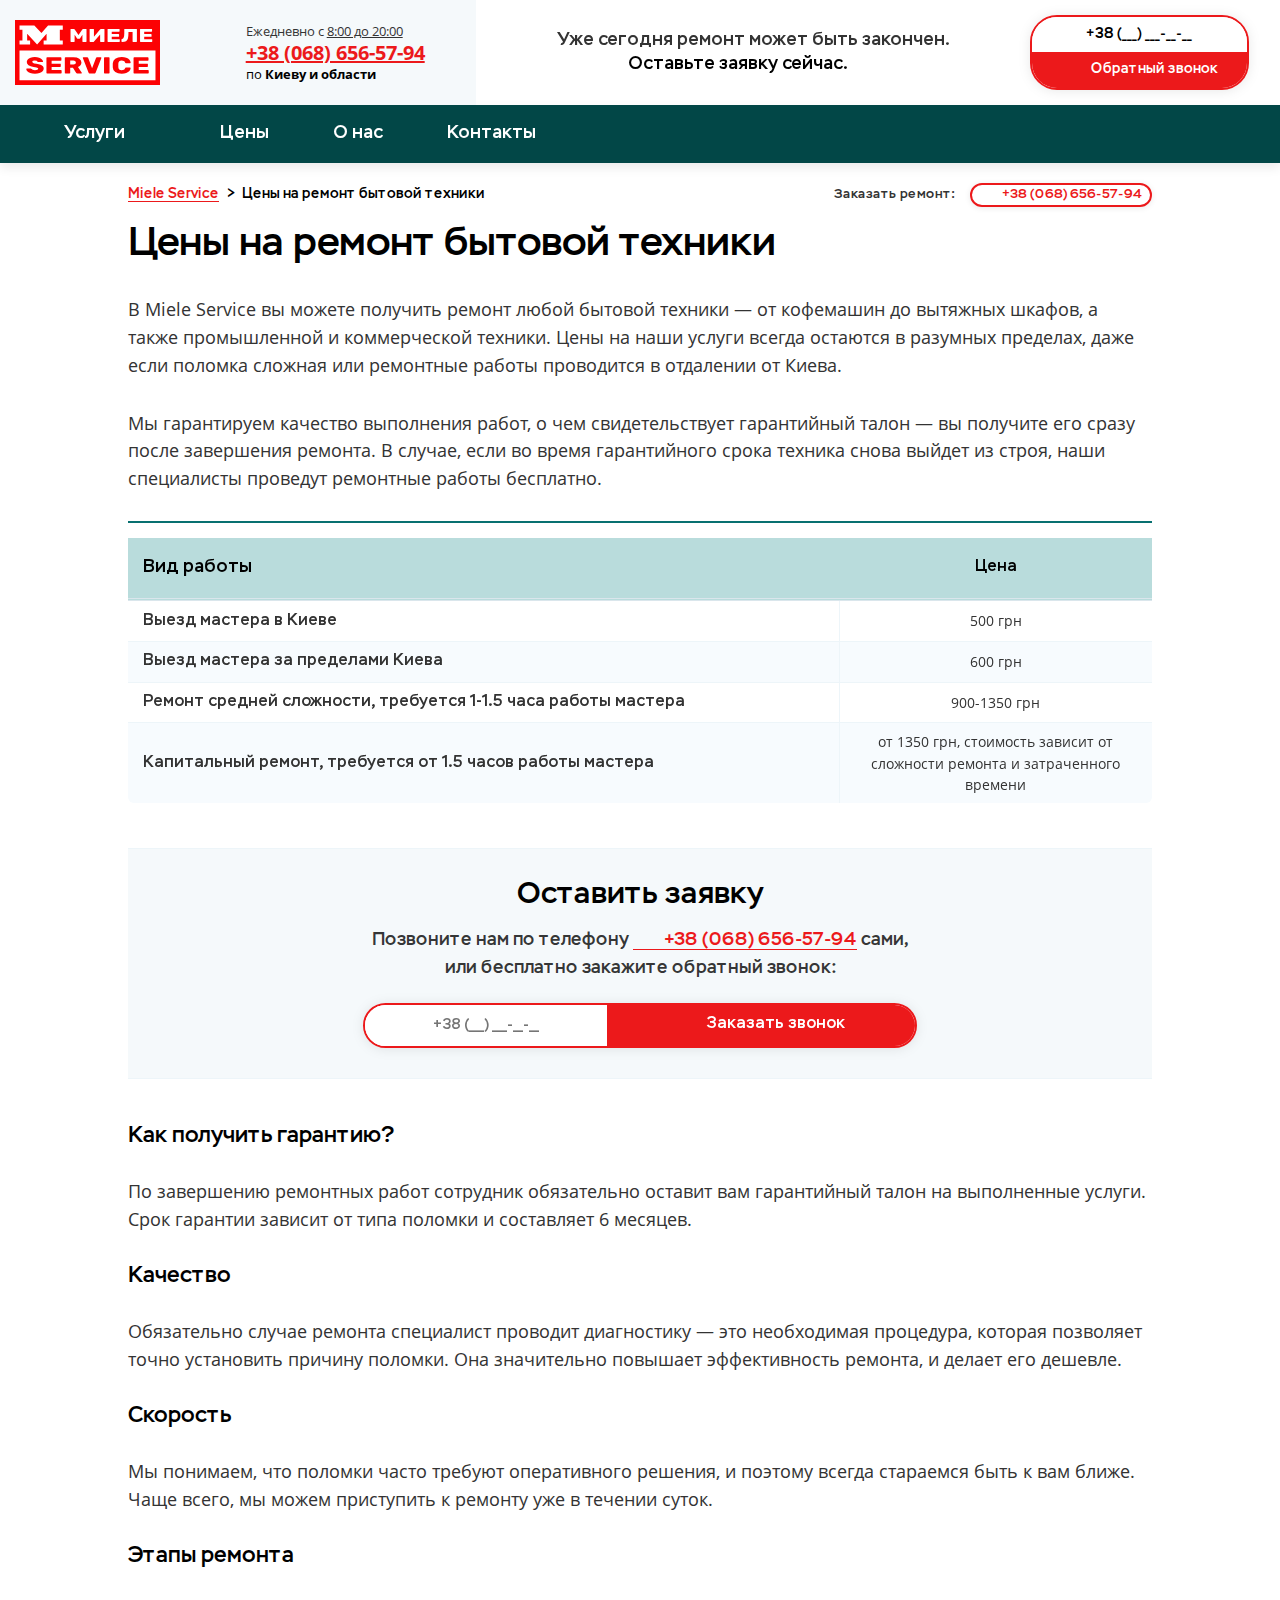
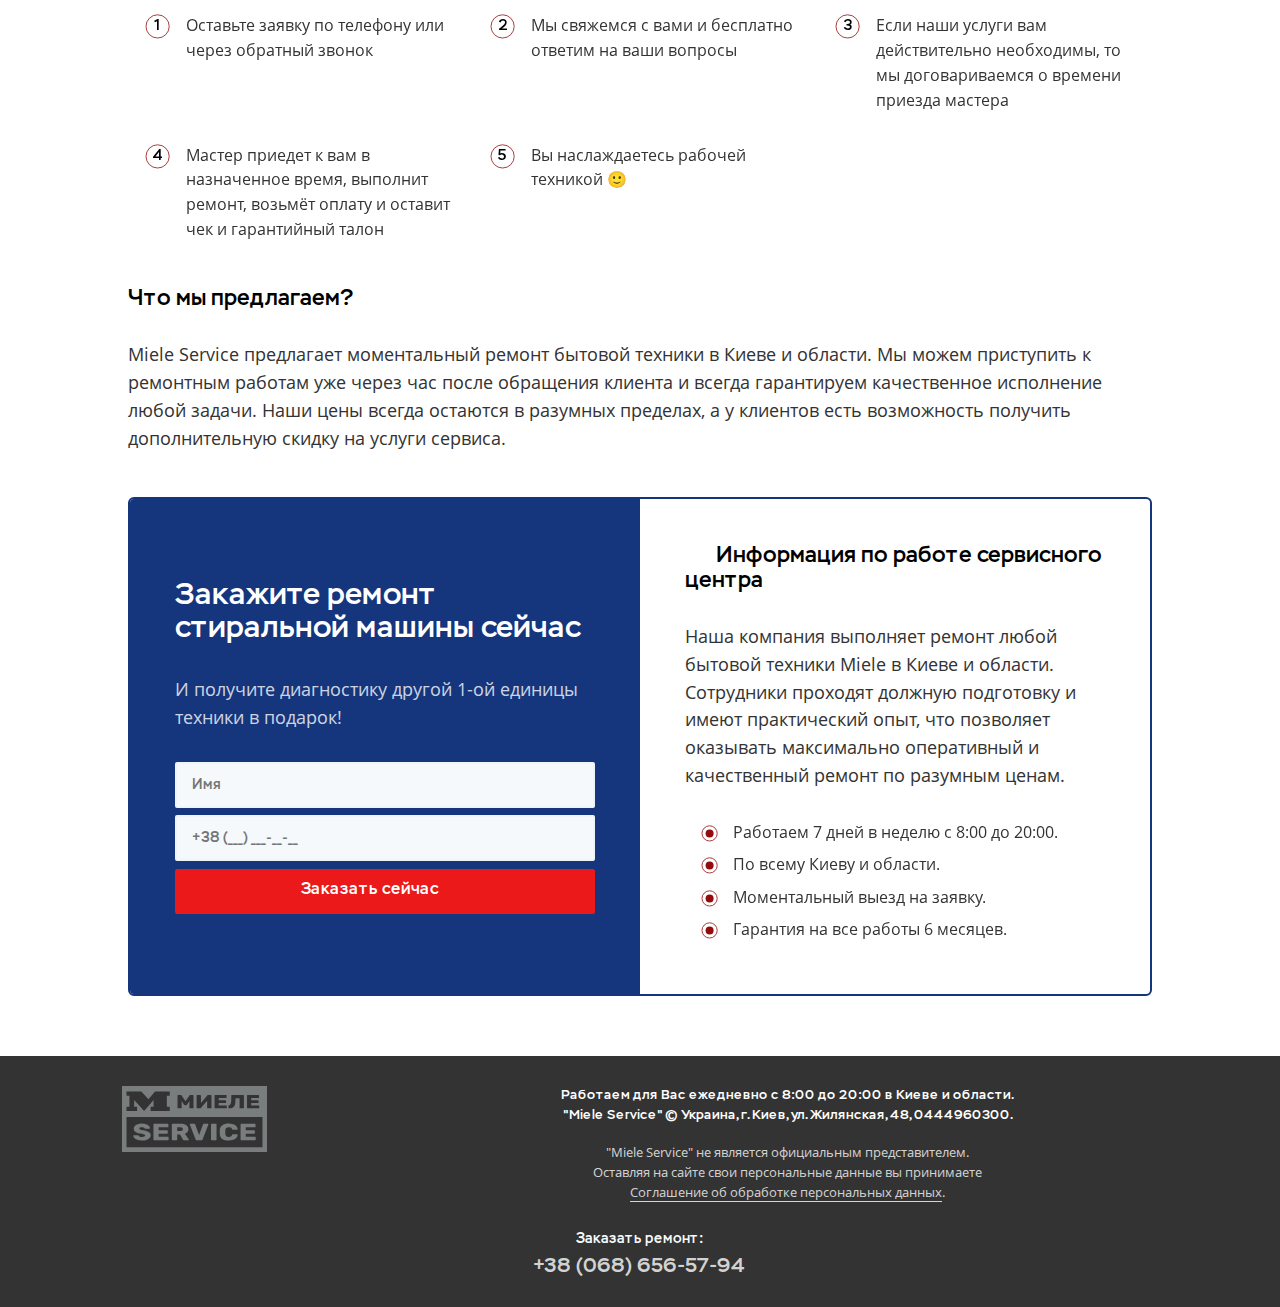
<file: more/prices.html>
<!doctype html>
<html lang="ru-RU">
	<head>
		<!-- МЕТА -->
		<meta property="og:type" content="website">
		<meta charset="utf-8">
		<meta property="og:locale" content="ru_RU">
		<meta name="viewport" content="width=device-width, user-scalable=no, initial-scale=1.0, maximum-scale=1.0, minimum-scale=1.0">
		<meta http-equiv="X-UA-Compatible" content="ie=edge">
		<meta property="og:url" content="https://the.andrew.pp.ua/more/prices">
		<title>Цены на ремонт бытовой техники | Miele Service — Ремонт техники Миле в Киеве и области</title>
		<meta property="og:title" content="Цены на ремонт бытовой техники">
		<meta property="twitter:title" content="Цены на ремонт бытовой техники">
		<meta property="og:site_name" content="Miele Service — Ремонт техники Миле в Киеве и области">
		<meta name="description" content="Миле-Сервис — это гарантия надёжности. Компания осуществляет обслуживание и срочный ремонт стиральных машин в Киеве и области любой сложности. Мы всегда вежливы и пунктуальны, так как высоко ценим Ваше доверие.">
		<meta property="og:description" content="Миле-Сервис — это гарантия надёжности. Компания осуществляет обслуживание и срочный ремонт стиральных машин в Киеве и области любой сложности. Мы всегда вежливы и пунктуальны, так как высоко ценим Ваше доверие.">
		<meta property="twitter:description" content="Миле-Сервис — это гарантия надёжности. Компания осуществляет обслуживание и срочный ремонт стиральных машин в Киеве и области любой сложности. Мы всегда вежливы и пунктуальны, так как высоко ценим Ваше доверие.">
		<meta name="keywords" content="Цены на ремонт бытовой техники">
		<!-- ГРАФИКА -->
		<meta name="fk:svg:icon" content="https://the.andrew.pp.ua/wp-content/themes/space-x/fk/assets/img-icon/icon">
		<link rel="image_src" href="../assets/miele/web/cover/cover.jpeg">
		<meta property="og:image" content="https://the.andrew.pp.ua/assets/miele/web/cover/cover.jpeg">
		<meta property="vk:image" content="https://the.andrew.pp.ua/assets/miele/web/cover/cover.jpeg">
		<meta property="twitter:image" content="https://the.andrew.pp.ua/assets/miele/web/cover/cover.jpeg">
		<meta property="og:image:width" content="600">
		<meta property="og:image:height" content="350">
		<meta name="twitter:card" content="summary_large_image">
		<meta name="twitter:image:alt" content="Цены на ремонт бытовой техники | Miele Service">
		<!-- FAVICON -->
		<link rel="shortcut icon" href="../assets/miele/web/favicon/favicon.ico">
		<link rel="shortcut icon" href="../assets/miele/web/favicon/favicon.png" type="image/png">
		<link rel="icon" type="image/png" href="../assets/miele/web/favicon/favicon-180x180.png">
		<link rel="apple-touch-icon" href="../assets/miele/web/favicon/favicon-180x180.png">
		<link rel="mask-icon" href="../assets/miele/web/favicon/favicon.svg" color="#149ce2">
		<!-- ПРИЛОЖЕНИЯ -->
		<link rel="manifest" href="../assets/miele/web/manifest.webmanifest">
		<meta name="theme-color" content="#ffffff">
		<!-- Chrome, Firefox OS, Opera -->
		<meta name="msapplication-tile-image" content="/assets/miele/web/favicon/favicon-150x150.png">
		<!-- Windows -->
		<meta name="msapplication-navbutton-color" content="#ffffff">
		<!-- Windows Phone -->
		<meta name="apple-mobile-web-app-status-bar-style" content="#ffffff">
		<!-- iOS Safari -->
		<script type="application/ld+json">
			{
			  "@context" : "http://schema.org",
			  "@type" : "Organization",
			
			  "name" : "Miele Service — Ремонт техники Миле в Киеве и области",
			  "url" : "https://the.andrew.pp.ua",
			  "logo" : "https://the.andrew.pp.ua/assets/miele/web/cover/cover.jpeg",
			  "telephone" : "+38 (068) 656-57-94",
			  "address": {
			      "@type": "PostalAddress",
			      "addressLocality": "Украина, г. Киев",
			      "streetAddress": "ул. Жилянская, 48",
			      "postalCode": "02000"
			    }
			}
		</script>
		<!-- ПОДДЕРЖКА HTML5 -->
		<!--[if lt IE 9]>
		<script>
			document.createElement("header");
			document.createElement("footer");
			document.createElement("section");
			document.createElement("aside");
			document.createElement("nav");
			document.createElement("article");
			document.createElement("hgroup");
			document.createElement("time");
		</script>
		<noscript>
			<strong>Внимание!</strong>
			Поскольку ваш браузер не поддерживает HTML5, некоторые элементы воспроизводятся с помощью JScript.
			Однако в вашем браузере скрипты отключены, пожалуйста, включите их, чтобы браузер смог отобразить данную страницу.
		</noscript>
		<![endif]-->
		<link rel="preload" href="/wp-content/themes/space-x/fk/assets/fonts/stem-medium/stem-medium-regular/stem-medium-regular.woff2" as="font" />
		<link rel="preload" href="/wp-content/themes/space-x/fk/assets/fonts/stem-medium/stem-medium-italic/stem-medium-italic.woff2" as="font" />
		<link rel="preload" href="/wp-content/themes/space-x/fk/assets/fonts/opensans/opensans-regular/opensans-regular.woff2" as="font" />
		<link rel="preload" href="/wp-content/themes/space-x/fk/assets/fonts/opensans/opensans-bold/opensans-bold.woff2" as="font" />
		<link rel="preload" href="/wp-content/themes/space-x/style.css" as="style" />
		<link rel="preload" href="/wp-content/themes/space-x/fk.js" as="script" />
		<script>
			let fkReadyCallback = fkReadyCallbackLock();
			
			function fkReadyCallbackLock () {
			    let funcs = [
			        function () {
			          console.log( "Ready callback is running!" );
			        },
			    ];
			
			    return function( callback ) {
			        if( callback ){
			            funcs.push(callback);
			        } else {
			            for( let i = 0; i < funcs.length; i++ ){
			                funcs[i]();
			            }
			        }
			    }
			}
		</script><!-- Global site tag (gtag.js) - Google Analytics -->
		<script async src="https://www.googletagmanager.com/gtag/js?id=UA-127965500-3"></script>
		<script>
			window.dataLayer = window.dataLayer || [];
			function gtag(){dataLayer.push(arguments);}
			gtag('js', new Date());
			
			gtag('config', 'UA-127965500-3', {'send_page_view': false});
		</script>
		<script>
			function initRingostat(){return;
			  if (typeof(ga) !== 'undefined') {
			    ga('gtag_UA_127965500_3.require','ringostat');
			    gtag('event', 'page_view');
			    (function (d,s,u,e,p) {
			      p=d.getElementsByTagName(s)[0],e=d.createElement(s),e.async=1,e.src=u,p.parentNode.insertBefore(e, p);
			    })(document, 'script', 'https://script.ringostat.com/v4/eb/ebf7dd389603dadf722629525e898f1ea2ddb849.js');
			  } else {
			    setTimeout(initRingostat,200);
			  }
			}
			initRingostat();
		</script><!-- Yandex.Metrika counter -->
		<script>   var yaParams = {ip_adress: "77.222.156.62"} </script>
		<script type="text/javascript" >
			(function (d, w, c) {
			  (w[c] = w[c] || []).push(function() {
			    try {
			      w.yaCounter51195980 = new Ya.Metrika2({
			        id:51195980,
			        params:window.yaParams,
			        triggerEvent:true,
			        clickmap:true,
			        trackLinks:true,
			        accurateTrackBounce:true,
			        webvisor:true,
			        ecommerce:"dataLayer"
			      });
			    } catch(e) { }
			  });
			
			  var n = d.getElementsByTagName("script")[0],
			    s = d.createElement("script"),
			    f = function () { n.parentNode.insertBefore(s, n); };
			  s.type = "text/javascript";
			  s.async = true;
			  s.src = "https://mc.yandex.ru/metrika/tag.js";
			
			  if (w.opera == "[object Opera]") {
			    d.addEventListener("DOMContentLoaded", f, false);
			  } else { f(); }
			})(document, window, "yandex_metrika_callbacks2");
		</script>
		<noscript>
			<div><img src="https://mc.yandex.ru/watch/51195980" style="position:absolute; left:-9999px;" alt="" /></div>
		</noscript>
		<!-- /Yandex.Metrika counter --><script>
			(function(w, d, s, h, id) {return;
			    w.roistatProjectId = id; w.roistatHost = h;
			    var p = d.location.protocol == "https:" ? "https://" : "http://";
			    var u = /^.*roistat_visit=[^;]+(.*)?$/.test(d.cookie) ? "/dist/module.js" : "/api/site/1.0/"+id+"/init";
			    var js = d.createElement(s); js.charset="UTF-8"; js.async = 1; js.src = p+h+u; var js2 = d.getElementsByTagName(s)[0]; js2.parentNode.insertBefore(js, js2);
			})(window, document, 'script', 'cloud.roistat.com', '84d1bf327e79eaac5a6ce365d1b5ec1e');
		</script>
		<link rel='stylesheet' id='tablepress-default-css'  href='/wp-content/plugins/tablepress/css/default.min.css?ver=1.12' type='text/css' media='all' />
		<link rel="canonical" href="prices.html" />
		<link rel="alternate" type="application/json+oembed" href="/wp-json/oembed/1.0/embed?url=https%3A%2F%2Fthe.andrew.pp.ua%2Fmore%2Fprices" />
		<link rel="alternate" type="text/xml+oembed" href="/wp-json/oembed/1.0/embed?url=https%3A%2F%2Fthe.andrew.pp.ua%2Fmore%2Fprices&#038;format=xml" />
	</head>
	<body>
		<div id="fk-preload"></div>
		<style>#fk-preload{transition:opacity .5s}#fk-preload div{position:fixed;top:0;bottom:0;left:0;right:0;z-index:99999999999;background-color:#fff}#fk-preload img{position:fixed;top:50%;left:50%;transform:translate(-50%,-50%);width:250px}</style>
		<script>
			var fkPreload = document.getElementById("fk-preload");
			var div = document.createElement( "div" );
			fkPreload.append( div );
			
			window.addEventListener('DOMContentLoaded', function(){
			    setTimeout( function(){
			        fkPreload.style.opacity = "0";
			    }, 150);
			} );
			
			fkPreload.addEventListener("transitionend", function(){
			    fkPreload.remove();
			});
		</script>
		<header class="layout-header ">
			<div class="layout-header__container">
				<div class="layout-header__grid fk-grid-3 fk-grid-md-5 fk-grid-sm-2 fk-grid-xs-1 fk-grid-mr-1 fk-grid_padding">
					<div class="layout-header-logo col-md-2 layout-header-logo_bg-light fk-center-y">
						<div class="fk-grid fk-grid_flexible">
							<div class="logo fk-center-y">
								<a href="/" title="Сервисный центр по ремонту бытовой техники Miele Service"><img src="../assets/miele/logo.svg" alt="Логотип Miele Service"></a>
							</div>
							<div class="fk-center-y">
								<div class="layout-header-group tel">
									<div class="layout-header-group__text">Ежедневно с <u>8:00 до 20:00</u> <b class="text-xs"><br>в Киеве и области.</b></div>
									<a class="layout-header-group__title call_phone_miele" href="tel:+38 (068) 656-57-94">+38 (068) 656-57-94</a>
									<div class="layout-header-group__subtitle">по <b>Киеву и области</b></div>
								</div>
							</div>
						</div>
					</div>
					<div class="layout-header-slogan col-md-2 fk-center-y">
						<div>
							<div>Уже сегодня ремонт может быть закончен.</div>
							<div id="layout-header-slogan-link" class="link">Оставьте заявку сейчас. <i class="fk-icon-stroke-right fk-icon-dark-darken" fk-icon="lonicons/md/arrow-forward"></i></div>
							<a class="phone-xs call_phone_miele" href="tel:+38 (068) 656-57-94">
							<i class="fk-icon-stroke-left fk-icon-color-cta" fk-icon="lonicons/md/call"></i>
							+38 (068) 656-57-94              </a>
						</div>
						<script>
							window.addEventListener('DOMContentLoaded', function(){
							    document.getElementById("layout-header-slogan-link").addEventListener( "click", function () {
							        document.getElementById("layout-header-input-tel").focus();
							    } );
							} );
						</script>
					</div>
					<div class="col-sm-2 fk-center-y">
						<form action="https://the.andrew.pp.ua/order.php" method="post" class="callback callback_md callback_center">
							<input id="layout-header-input-tel" type="tel" placeholder="+38 (___) ___-__-__" name="field-phone" required>
							<button class="fk-btn-cta">
							<i class="fk-icon-stroke-left" fk-icon="lonicons/md/call"></i>
							Обратный звонок    </button>
							<input type="hidden" name="sx-post-auto-send" value="true">
							<input type="hidden" name="sx-post-order-type" value="callback">
						</form>
						<script>
							window.addEventListener('DOMContentLoaded', function(){
							    var html = document.documentElement;
							    var body = document.body;
							    var scrollTop = html.scrollTop || body && body.scrollTop || 0;
							    scrollTop -= html.clientTop;
							
							    if( scrollTop <= 21 )
							        document.getElementById("layout-header-input-tel").focus();
							} );
						</script>
					</div>
				</div>
			</div>
		</header>
		<section class="nav-header fk-bg-color-prim-darken fk-shadow-box">
			<div class="fk-container-lg">
				<div class="nav-header__grid fk-grid-5 fk-grid-xs-2 fk-grid-mr-2">
					<nav class="col-4 fk-center-y">
						<ul class="fk-navs fk-navs-media fk-navs_inverse fk-navs_fz-mg" id="">
							<li class=' sub-menu'>
								<a href='/services.html' rel='' title='Услуги'>Услуги</a>
								<ul>
									<li class=' '><a href='/services/remont-stiralnyh-mashin.html' rel='' title='Ремонт стиральных машин Miele'><span>Ремонт стиральных машин Miele</span></a></li>
									<li class=' '><a href='/services/remont-holodilnikov.html' rel='' title='Ремонт холодильников Miele'><span>Ремонт холодильников Miele</span></a></li>
									<li class=' '><a href='/services/remont-kofemashin.html' rel='' title='Ремонт кофемашин Miele'><span>Ремонт кофемашин Miele</span></a></li>
									<li class=' '><a href='/services/remont-posudomoechnyh-mashin.html' rel='' title='Ремонт посудомоечных машин Miele'><span>Ремонт посудомоечных машин Miele</span></a></li>
									<li class=' '><a href='/services/remont-mikrovolnovyh-pechej.html' rel='' title='Ремонт микроволновых печей Miele'><span>Ремонт микроволновых печей Miele</span></a></li>
									<li class=' '><a href='/services/remont-varochnyh-panelej.html' rel='' title='Ремонт варочных панелей Miele'><span>Ремонт варочных панелей Miele</span></a></li>
									<li class=' '><a href='/services/remont-duhovyh-shkafov.html' rel='' title='Ремонт духовых шкафов Miele'><span>Ремонт духовых шкафов Miele</span></a></li>
									<li class=' '><a href='/services/remont-vytyazhnyh-shkafov.html' rel='' title='Ремонт вытяжных шкафов Miele'><span>Ремонт вытяжных шкафов Miele</span></a></li>
									<li class=' '><a href='/services/remont-sushilnyh-mashin.html' rel='' title='Ремонт сушильных машин Miele'><span>Ремонт сушильных машин Miele</span></a></li>
								</ul>
							</li>
							<li class=' '><a href='/more/prices.html' rel='' title='Цены'>Цены</a></li>
							<li class=' '><a href='/more/about.html' rel='nofollow' title='О нас'>О нас</a></li>
							<li class=' '><a href='/contacts.html' rel='nofollow' title='Контакты'>Контакты</a></li>
						</ul>
					</nav>
					<div class="nav-header__call fk-text-inverse-h">
						<a class="fk-btn-cta fk-btn-sm call_phone_miele" href="tel:+38 (068) 656-57-94">
						<i class="fk-icon-stroke-left" fk-icon="lonicons/md/call"></i>
						+38 (068) 656-57-94              </a>
					</div>
				</div>
			</div>
		</section>
		<script>
			fkReadyCallback( function () {
			    fk.navs( {
			        "navs" : "fk-navs-media",
			        "icon" : "<i class='fk-icon-stroke-right fk-icon-sm' fk-icon='fill/arrow-down'></i>"
			    } );
			
			    fk.sticky( "nav-header" );
			} );
		</script>
		<section class="page-prices">
			<div class="fk-container">
				<section class="breadcrumbs ">
					<div class="breadcrumbs__grid fk-grid fk-grid_flexible">
						<div class="breadcrumbs__crumbs" itemscope itemtype="https://schema.org/BreadcrumbList">
							<!-- Breadcrumb NavXT 6.4.0 -->
							<span itemprop="itemListElement" itemscope itemtype="https://schema.org/ListItem" typeof="ListItem">
								<a itemprop="item" typeof="WebPage" title="Ремонт бытовой техники Miele Service" href="/" class="home" ><span itemprop="name">Miele Service</span></a>
								<meta itemprop="position" content="1">
							</span>
							&gt; 
							<span class="post post-more current-item" itemprop="itemListElement" itemscope="" itemtype="https://schema.org/ListItem" typeof="ListItem">
								<span itemprop="name">Цены на ремонт бытовой техники</span>
								<meta itemprop="position" content="3">
							</span>
						</div>
						<div class="breadcrumbs__call">
							<span>Заказать ремонт: </span>
							<a class="call_phone_miele" href='tel:+38 (068) 656-57-94'><i class='fk-icon-stroke-left fk-icon-color-cta' fk-icon='lonicons/md/call'></i> +38 (068) 656-57-94</a>
						</div>
					</div>
				</section>
				<h1>Цены на ремонт бытовой техники</h1>
				<p>В Miele Service вы можете получить ремонт любой бытовой техники &#8212; от кофемашин до вытяжных шкафов, а также промышленной и коммерческой техники. Цены на наши услуги всегда остаются в разумных пределах, даже если поломка сложная или ремонтные работы проводится в отдалении от Киева.</p>
				<p>Мы гарантируем качество выполнения работ, о чем свидетельствует гарантийный талон — вы получите его сразу после завершения ремонта. В случае, если во время гарантийного срока техника снова выйдет из строя, наши специалисты проведут ремонтные работы бесплатно.</p>
				<article class="sx-content-article">
					<section class="section-prices-tabs">
						<section class="tabs ">
							<div class="tabs__body">
								<section class="tabs__item-body active">
									<section class="prices ">
										<div class="prices__table">
											<table>
												<thead>
													<tr>
														<td>Вид работы</td>
														<td>Цена</td>
													</tr>
												</thead>
												<tbody>
													<tr>
														<td>Выезд мастера в Киеве</td>
														<td>500 грн</td>
													</tr>
													<tr>
														<td>Выезд мастера за пределами Киева</td>
														<td>600 грн</td>
													</tr>
													<tr>
														<td>Ремонт средней сложности, требуется 1-1.5 часа работы мастера</td>
														<td>900-1350 грн</td>
													</tr>
													<tr>
														<td>Капитальный ремонт, требуется от 1.5 часов работы мастера</td>
														<td>от 1350 грн, стоимость зависит от сложности ремонта и затраченного времени</td>
													</tr>
												</tbody>
											</table>
										</div>
									</section>
								</section>
							</div>
						</section>
					</section>
					<section class="order-box fk-bg-light-sm">
						<h2 class='title'>Оставить заявку</h2>
						<p class='subtitle'>Позвоните нам по телефону <a class='call_phone_miele' href='tel:+38 (068) 656-57-94'><i class='fk-icon-stroke-left fk-icon-color-cta' fk-icon='lonicons/md/call'></i> +38 (068) 656-57-94</a> сами, <br>или бесплатно закажите обратный звонок:</p>
						<div class="order-box__callback">
							<form action="https://the.andrew.pp.ua/order.php" method="post" class="callback callback_center">
								<input id="" type="tel" placeholder="+38 (___) ___-__-__" name="field-phone" required>
								<button class="fk-btn-cta">
								<i class="fk-icon-stroke-left" fk-icon="lonicons/md/call"></i>
								Заказать звонок    </button>
								<input type="hidden" name="sx-post-auto-send" value="true">
								<input type="hidden" name="sx-post-order-type" value="callback">
							</form>
						</div>
					</section>
					<section class="section-faq ">
						<h3 id='how-to-get-guarantee'>Как получить гарантию?</h3>
						<p>По завершению ремонтных работ сотрудник обязательно оставит вам гарантийный талон на выполненные услуги. Срок гарантии зависит от типа поломки и составляет 6 месяцев.</p>
						<h3 id='how-to-get-discount'>Качество</h3>
						<p>Обязательно случае ремонта специалист проводит диагностику — это необходимая процедура, которая позволяет точно установить причину поломки. Она значительно повышает эффективность ремонта, и делает его дешевле.</p>
						<h3 id='our-speed'>Скорость</h3>
						<p>Мы понимаем, что поломки часто требуют оперативного решения, и поэтому всегда стараемся быть к вам ближе. Чаще всего, мы можем приступить к ремонту уже в течении суток.</p>
						<h3 id='steps-of-work'>Этапы ремонта</h3>
						<ol>
							<li>Оставьте заявку по телефону или через обратный звонок</li>
							<li>Мы свяжемся с вами и бесплатно ответим на ваши вопросы</li>
							<li>Если наши услуги вам действительно необходимы, то мы договариваемся о времени приезда мастера</li>
							<li>Мастер приедет к вам в назначенное время, выполнит ремонт, возьмёт оплату и оставит чек и гарантийный талон</li>
							<li>Вы наслаждаетесь рабочей техникой 🙂</li>
						</ol>
						<h3 id='what-do-we-offer'>Что мы предлагаем?</h3>
						<p>Miele Service предлагает моментальный ремонт бытовой техники в Киеве и области. Мы можем приступить к ремонтным работам уже через час после обращения клиента и всегда гарантируем качественное исполнение любой задачи. Наши цены всегда остаются в разумных пределах, а у клиентов есть возможность получить дополнительную скидку на услуги сервиса.</p>
					</section>
					<script>
						fkReadyCallback(function () {
						    var ol = document.querySelectorAll( ".section-faq ol" );
						    _.each(ol, function (item) {
						        item.classList.add( "divided-3", "sx-list-ol", "sx-list-lg" );
						    });
						});
					</script>            
					<section class="form-double">
						<div class="form-double__grid fk-grid-2 fk-grid-xs-1 fk-grid-mr-1">
							<div class="form-double__form fk-center-y">
								<div>
									<header>
										<h2 class="fk-text-inverse-h">Закажите ремонт стиральной машины сейчас</h2>
										<p class="fk-text-inverse-p">И получите диагностику другой 1-ой единицы техники в подарок!</p>
									</header>
									<form action="https://the.andrew.pp.ua/order.php" method="post" class="form">
										<input type="text" placeholder="Имя" name="field-name">
										<input type="tel" placeholder="+38 (___) ___-__-__" name="field-phone" required>
										<div class="fk-btn-box fk-btn-box_extend">
											<button class="fk-btn-cta">Заказать сейчас <i class="fk-icon-stroke-right" fk-icon="lonicons/md/arrow-forward"></i></button>
										</div>
										<input type="hidden" name="sx-post-auto-send" value="true">
										<input type="hidden" name="sx-post-order-type" value="request">
									</form>
								</div>
							</div>
							<div class="form-double__content">
								<h3><i class="fk-icon-stroke-left fk-icon-color-cta-darken" fk-icon="lonicons/md/information-circle-outline"></i>Информация по работе сервисного центра</h3>
								<p>Наша компания выполняет ремонт любой бытовой техники Miele в Киеве и области. Сотрудники проходят должную подготовку и имеют практический опыт, что позволяет оказывать максимально оперативный и качественный ремонт по разумным ценам.</p>
								<ul class="sx-list-ul sx-list-lg">
									<li>Работаем 7 дней в неделю с 8:00 до 20:00.</li>
									<li>По всему Киеву и области.</li>
									<li>Моментальный выезд на заявку.</li>
									<li>Гарантия на все работы 6 месяцев.</li>
								</ul>
							</div>
						</div>
					</section>
				</article>
			</div>
		</section>
		<link rel="stylesheet" href="/wp-content/themes/space-x/style.css">
		<section id="section-cookies" class="section-cookies hidden">
			<span>Чтобы сайт был удобней, мы используем Сookies.</span>
			<button id="section-cookies-button" class="fk-btn-prim-linear fk-btn-sm">Спасибо!</button>
		</section>
		<script>
			fkReadyCallback( function () {
			    var cookies = document.getElementById("section-cookies"),
			        button = document.getElementById("section-cookies-button");
			
			    // Отключаем уведомление
			    button.addEventListener("click", function () {
			        cookies.classList.add( "disabled" );
			        setCookie( "cookies-agree", "agree", 2021 );
			    });
			
			    // Скрываем уведомление в верхней части экрана
			    window.addEventListener('scroll', function(){
			        var html = document.documentElement;
			        var body = document.body;
			        var scrollTop = html.scrollTop || body && body.scrollTop || 0;
			        scrollTop -= html.clientTop;
			
			        ( scrollTop > 350 ) ?
			            cookies.classList.remove( "hidden" ) :
			            cookies.classList.add( "hidden" );
			    } );
			} );
			
			function setCookie( name, value, exp_y, exp_m, exp_d, path, domain, secure ){
			    var cookie_string = name + "=" + escape ( value );
			    if ( exp_y ) {
			        var expires = new Date ( exp_y, exp_m, exp_d );
			        cookie_string += "; expires=" + expires.toGMTString();
			    }
			    if ( path )
			        cookie_string += "; path=" + escape ( path );
			    if ( domain )
			        cookie_string += "; domain=" + escape ( domain );
			    if ( secure )
			        cookie_string += "; secure";
			    document.cookie = cookie_string;
			}
		</script>
		<div class="fk-modal fk-container-xs" data-modal-target="read-later">
			<section class="fk-section fk-section_sm br-box">
				<div class="pl-sm pr-sm">
					<header class="fk-section__title">
						<h3>Отложите статью на потом, если нет времени читать.</h3>
						<p class="fk-font-subtitle mb-xs">
							Для этого просто скопируйте ссылку ниже и сохраните в удобное место:
						</p>
						<div class="fk-grid-3 fk-grid-mr-1 fk-grid_padding">
							<div class="col-2" style="margin-bottom:15px!important;">
								<input id="read-later-link" type="text" readonly>
							</div>
							<button id="read-later-copy" class="fk-btn-prim">Скопировать</button>
						</div>
					</header>
				</div>
			</section>
		</div>
		<script>
			fkReadyCallback(function () {
			    var link = document.getElementById("read-later-link"),
			        copy = document.getElementById("read-later-copy");
			    link.value = window.location.origin + window.location.pathname;
			    copy.addEventListener("click", function () {
			        sxCopyToClipboard(link);
			        copy.innerHTML = "Скопировано!";
			        copy.classList.remove("fk-btn-prim");
			        copy.classList.add("fk-btn-default");
			        setTimeout(function () {
			            copy.innerHTML = "Скопировать";
			            copy.classList.remove("fk-btn-default");
			            copy.classList.add("fk-btn-prim");
			            fk.modal.toggle();
			        }, 2000);
			    });
			});
			
			function sxCopyToClipboard(elem) {
			    // create hidden text element, if it doesn't already exist
			    var targetId = "_hiddenCopyText_";
			    var isInput = elem.tagName === "INPUT" || elem.tagName === "TEXTAREA";
			    var origSelectionStart, origSelectionEnd;
			    if (isInput) {
			        // can just use the original source element for the selection and copy
			        target = elem;
			        origSelectionStart = elem.selectionStart;
			        origSelectionEnd = elem.selectionEnd;
			    } else {
			        // must use a temporary form element for the selection and copy
			        target = document.getElementById(targetId);
			        if (!target) {
			            var target = document.createElement("textarea");
			            target.style.position = "absolute";
			            target.style.left = "-9999px";
			            target.style.top = "0";
			            target.id = targetId;
			            document.body.appendChild(target);
			        }
			        target.textContent = elem.textContent;
			    }
			    // select the content
			    var currentFocus = document.activeElement;
			    target.focus();
			    target.setSelectionRange(0, target.value.length);
			
			    // copy the selection
			    var succeed;
			    try {
			        succeed = document.execCommand("copy");
			    } catch(e) {
			        succeed = false;
			    }
			    // restore original focus
			    if (currentFocus && typeof currentFocus.focus === "function") {
			        currentFocus.focus();
			    }
			
			    if (isInput) {
			        // restore prior selection
			        elem.setSelectionRange(origSelectionStart, origSelectionEnd);
			    } else {
			        // clear temporary content
			        target.textContent = "";
			    }
			    return succeed;
			}
		</script>
		<footer class="layout-footer fk-bg-dark">
			<div class="fk-container-lg">
				<div class="fk-grid-5 fk-grid-md-4 fk-grid-sm-4 fk-grid-xs-4 fk-grid-mr-1 fk-grid_padding">
					<div class="layout-footer__logo lg-before-text-center">
						<a href="/" title="Сервисный центр по ремонту бытовой техники Miele Service"><img src="../assets/miele/logo-inverse.svg" alt="Логотип Miele Service"></a>
					</div>
					<div class="layout-footer__call col-3 col-3 col-md-3 col-sm-3 col-xs-3">
						<p class="fk-ff-title fk-text-inverse-h">
							Работаем для Вас ежедневно с 8:00 до 20:00 в Киеве и области. <br class="sm-after-display">
							"Miele Service" © Украина, г. Киев, ул. Жилянская, 48, 0444960300.
						</p>
						<p class="fk-text-inverse-p">
							"Miele Service" не является официальным представителем. <br>
							Оставляя на сайте свои персональные данные вы принимаете <br class="sm-after-display"><a href="/more/legal" rel="nofollow">Соглашение об обработке персональных данных</a>.
						</p>
					</div>
					<div class="layout-footer__contacts fk-text-inverse text-right lg-before-text-center col-md-4 col-sm-4 col-xs-4">
						<h4>Заказать ремонт:</h4>
						<a class='call_phone_miele' href='tel:+38 (068) 656-57-94'>+38 (068) 656-57-94</a>      
					</div>
				</div>
			</div>
		</footer>
		<script>
			!function(e){"function"==typeof define&&define.amd?define("inputmask.dependencyLib",e):"object"==typeof exports?module.exports=e():e()}(function(){function e(e,t){for(var n=0,i=e.length;n<i;n++)if(e[n]===t)return n;return-1}function t(e){return null==e?e+"":"object"==typeof e||"function"==typeof e?a[a.toString.call(e)]||"object":typeof e}function n(e){return null!=e&&e===e.window}function i(e){var i="length"in e&&e.length,o=t(e);return"function"!==o&&!n(e)&&(!(1!==e.nodeType||!i)||("array"===o||0===i||"number"==typeof i&&i>0&&i-1 in e))}function o(e){return e instanceof Element}function r(e){return e instanceof r?e:this instanceof r?void(void 0!==e&&null!==e&&e!==window&&(this[0]=e.nodeName?e:void 0!==e[0]&&e[0].nodeName?e[0]:document.querySelector(e),void 0!==this[0]&&null!==this[0]&&(this[0].eventRegistry=this[0].eventRegistry||{}))):new r(e)}for(var a={},l="Boolean Number String Function Array Date RegExp Object Error".split(" "),s=0;s<l.length;s++)a["[object "+l[s]+"]"]=l[s].toLowerCase();return r.prototype={on:function(e,t){function n(e,n){r.addEventListener?r.addEventListener(e,t,!1):r.attachEvent&&r.attachEvent("on"+e,t),i[e]=i[e]||{},i[e][n]=i[e][n]||[],i[e][n].push(t)}if(o(this[0]))for(var i=this[0].eventRegistry,r=this[0],a=e.split(" "),l=0;l<a.length;l++){var s=a[l].split("."),f=s[0],c=s[1]||"global";n(f,c)}return this},off:function(e,t){function n(e,t,n){if(e in r==!0)if(a.removeEventListener?a.removeEventListener(e,n,!1):a.detachEvent&&a.detachEvent("on"+e,n),"global"===t)for(var i in r[e])r[e][i].splice(r[e][i].indexOf(n),1);else r[e][t].splice(r[e][t].indexOf(n),1)}function i(e,n){var i,o,a=[];if(e.length>0)if(void 0===t)for(i=0,o=r[e][n].length;i<o;i++)a.push({ev:e,namespace:n&&n.length>0?n:"global",handler:r[e][n][i]});else a.push({ev:e,namespace:n&&n.length>0?n:"global",handler:t});else if(n.length>0)for(var l in r)for(var s in r[l])if(s===n)if(void 0===t)for(i=0,o=r[l][s].length;i<o;i++)a.push({ev:l,namespace:s,handler:r[l][s][i]});else a.push({ev:l,namespace:s,handler:t});return a}if(o(this[0]))for(var r=this[0].eventRegistry,a=this[0],l=e.split(" "),s=0;s<l.length;s++)for(var f=l[s].split("."),c=i(f[0],f[1]),u=0,v=c.length;u<v;u++)n(c[u].ev,c[u].namespace,c[u].handler);return this},trigger:function(e){if(o(this[0]))for(var t=this[0].eventRegistry,n=this[0],i="string"==typeof e?e.split(" "):[e.type],a=0;a<i.length;a++){var l=i[a].split("."),s=l[0],f=l[1]||"global";if(void 0!==document&&"global"===f){var c,u,v={bubbles:!1,cancelable:!0,detail:Array.prototype.slice.call(arguments,1)};if(document.createEvent){try{c=new CustomEvent(s,v)}catch(e){c=document.createEvent("CustomEvent"),c.initCustomEvent(s,v.bubbles,v.cancelable,v.detail)}e.type&&r.extend(c,e),n.dispatchEvent(c)}else c=document.createEventObject(),c.eventType=s,e.type&&r.extend(c,e),n.fireEvent("on"+c.eventType,c)}else if(void 0!==t[s])if(arguments[0]=arguments[0].type?arguments[0]:r.Event(arguments[0]),"global"===f)for(var p in t[s])for(u=0;u<t[s][p].length;u++)t[s][p][u].apply(n,arguments);else for(u=0;u<t[s][f].length;u++)t[s][f][u].apply(n,arguments)}return this},position:function(){if(o(this[0]))return{top:this[0].offsetTop,left:this[0].offsetLeft}}},r.isFunction=function(e){return"function"===t(e)},r.noop=function(){},r.isArray=Array.isArray,r.inArray=function(t,n,i){return null==n?-1:e(n,t,i)},r.valHooks=void 0,r.isPlainObject=function(e){return"object"===t(e)&&!e.nodeType&&!n(e)&&!(e.constructor&&!a.hasOwnProperty.call(e.constructor.prototype,"isPrototypeOf"))},r.extend=function(){var e,t,n,i,o,a,l=arguments[0]||{},s=1,f=arguments.length,c=!1;for("boolean"==typeof l&&(c=l,l=arguments[s]||{},s++),"object"==typeof l||r.isFunction(l)||(l={}),s===f&&(l=this,s--);s<f;s++)if(null!=(e=arguments[s]))for(t in e)n=l[t],i=e[t],l!==i&&(c&&i&&(r.isPlainObject(i)||(o=r.isArray(i)))?(o?(o=!1,a=n&&r.isArray(n)?n:[]):a=n&&r.isPlainObject(n)?n:{},l[t]=r.extend(c,a,i)):void 0!==i&&(l[t]=i));return l},r.each=function(e,t){var n,o=0;if(i(e))for(var r=e.length;o<r&&(n=t.call(e[o],o,e[o]),n!==!1);o++);else for(o in e)if(n=t.call(e[o],o,e[o]),n===!1)break;return e},r.map=function(e,t){var n,o=0,r=e.length,a=i(e),l=[];if(a)for(;o<r;o++)n=t(e[o],o),null!=n&&l.push(n);else for(o in e)n=t(e[o],o),null!=n&&l.push(n);return[].concat(l)},r.data=function(e,t,n){return void 0===n?e.__data?e.__data[t]:null:(e.__data=e.__data||{},void(e.__data[t]=n))},r.Event=function(e,t){t=t||{bubbles:!1,cancelable:!1,detail:void 0};var n=document.createEvent("CustomEvent");return n.initCustomEvent(e,t.bubbles,t.cancelable,t.detail),n},r.Event.prototype=window.Event.prototype,window.dependencyLib=r,r});
			!function(e){"function"==typeof define&&define.amd?define("inputmask",["inputmask.dependencyLib"],e):"object"==typeof exports?module.exports=e(require("./inputmask.dependencyLib")):e(window.dependencyLib||jQuery)}(function(e){function t(i,a){return this instanceof t?(e.isPlainObject(i)?a=i:(a=a||{},a.alias=i),this.el=void 0,this.opts=e.extend(!0,{},this.defaults,a),this.maskset=void 0,this.noMasksCache=a&&void 0!==a.definitions,this.userOptions=a||{},this.events={},this.dataAttribute="data-inputmask",this.isRTL=this.opts.numericInput,void n(this.opts.alias,a,this.opts)):new t(i,a)}function n(t,i,a){var o=a.aliases[t];return o?(o.alias&&n(o.alias,void 0,a),e.extend(!0,a,o),e.extend(!0,a,i),!0):(null===a.mask&&(a.mask=t),!1)}function i(n,i){function a(n,a,o){if(null!==n&&""!==n){if(1===n.length&&o.greedy===!1&&0!==o.repeat&&(o.placeholder=""),o.repeat>0||"*"===o.repeat||"+"===o.repeat){var r="*"===o.repeat?0:"+"===o.repeat?1:o.repeat;n=o.groupmarker.start+n+o.groupmarker.end+o.quantifiermarker.start+r+","+o.repeat+o.quantifiermarker.end}var s;return void 0===t.prototype.masksCache[n]||i===!0?(s={mask:n,maskToken:t.prototype.analyseMask(n,o),validPositions:{},_buffer:void 0,buffer:void 0,tests:{},metadata:a,maskLength:void 0},i!==!0&&(t.prototype.masksCache[o.numericInput?n.split("").reverse().join(""):n]=s,s=e.extend(!0,{},t.prototype.masksCache[o.numericInput?n.split("").reverse().join(""):n]))):s=e.extend(!0,{},t.prototype.masksCache[o.numericInput?n.split("").reverse().join(""):n]),s}}var o;if(e.isFunction(n.mask)&&(n.mask=n.mask(n)),e.isArray(n.mask)){if(n.mask.length>1){n.keepStatic=null===n.keepStatic||n.keepStatic;var r=n.groupmarker.start;return e.each(n.numericInput?n.mask.reverse():n.mask,function(t,i){r.length>1&&(r+=n.groupmarker.end+n.alternatormarker+n.groupmarker.start),r+=void 0===i.mask||e.isFunction(i.mask)?i:i.mask}),r+=n.groupmarker.end,a(r,n.mask,n)}n.mask=n.mask.pop()}return n.mask&&(o=void 0===n.mask.mask||e.isFunction(n.mask.mask)?a(n.mask,n.mask,n):a(n.mask.mask,n.mask,n)),o}function a(n,i,o){function u(e,t,n){t=t||0;var i,a,r,s=[],l=0,c=p();W=void 0!==q?q.maxLength:void 0,W===-1&&(W=void 0);do e===!0&&d().validPositions[l]?(r=d().validPositions[l],a=r.match,i=r.locator.slice(),s.push(n===!0?r.input:n===!1?a.nativeDef:j(l,a))):(r=m(l,i,l-1),a=r.match,i=r.locator.slice(),(o.jitMasking===!1||l<c||"number"==typeof o.jitMasking&&isFinite(o.jitMasking)&&o.jitMasking>l)&&s.push(n===!1?a.nativeDef:j(l,a))),l++;while((void 0===W||l<W)&&(null!==a.fn||""!==a.def)||t>l);return""===s[s.length-1]&&s.pop(),d().maskLength=l+1,s}function d(){return i}function f(e){var t=d();t.buffer=void 0,e!==!0&&(t._buffer=void 0,t.validPositions={},t.p=0)}function p(e,t,n){var i=-1,a=-1,o=n||d().validPositions;void 0===e&&(e=-1);for(var r in o){var s=parseInt(r);o[s]&&(t||null!==o[s].match.fn)&&(s<=e&&(i=s),s>=e&&(a=s))}return i!==-1&&e-i>1||a<e?i:a}function v(t,n,i,a){function r(e){var t=d().validPositions[e];if(void 0!==t&&null===t.match.fn){var n=d().validPositions[e-1],i=d().validPositions[e+1];return void 0!==n&&void 0!==i}return!1}var s,l=t,c=e.extend(!0,{},d().validPositions),u=!1;for(d().p=t,s=n-1;s>=l;s--)void 0!==d().validPositions[s]&&(i!==!0&&(!d().validPositions[s].match.optionality&&r(s)||o.canClearPosition(d(),s,p(),a,o)===!1)||delete d().validPositions[s]);for(f(!0),s=l+1;s<=p();){for(;void 0!==d().validPositions[l];)l++;if(s<l&&(s=l+1),void 0===d().validPositions[s]&&A(s))s++;else{var v=m(s);u===!1&&c[l]&&c[l].match.def===v.match.def?(d().validPositions[l]=e.extend(!0,{},c[l]),d().validPositions[l].input=v.input,delete d().validPositions[s],s++):g(l,v.match.def)?_(l,v.input||j(s),!0)!==!1&&(delete d().validPositions[s],s++,u=!0):A(s)||(s++,l--),l++}}f(!0)}function h(e,t){for(var n,i=e,a=p(),r=d().validPositions[a]||y(0)[0],s=void 0!==r.alternation?r.locator[r.alternation].toString().split(","):[],l=0;l<i.length&&(n=i[l],!(n.match&&(o.greedy&&n.match.optionalQuantifier!==!0||(n.match.optionality===!1||n.match.newBlockMarker===!1)&&n.match.optionalQuantifier!==!0)&&(void 0===r.alternation||r.alternation!==n.alternation||void 0!==n.locator[r.alternation]&&w(n.locator[r.alternation].toString().split(","),s)))||t===!0&&(null!==n.match.fn||/[0-9a-bA-Z]/.test(n.match.def)));l++);return n}function m(e,t,n){return d().validPositions[e]||h(y(e,t?t.slice():t,n))}function k(e){return d().validPositions[e]?d().validPositions[e]:y(e)[0]}function g(e,t){for(var n=!1,i=y(e),a=0;a<i.length;a++)if(i[a].match&&i[a].match.def===t){n=!0;break}return n}function y(t,n,i){function a(n,i,r,s){function c(r,s,f){function h(t,n){var i=0===e.inArray(t,n.matches);return i||e.each(n.matches,function(e,a){if(a.isQuantifier===!0&&(i=h(t,n.matches[e-1])))return!1}),i}function k(t,n,i){var a,o;return(d().tests[t]||d().validPositions[t])&&e.each(d().tests[t]||[d().validPositions[t]],function(e,t){var r=void 0!==i?i:t.alternation,s=void 0!==t.locator[r]?t.locator[r].toString().indexOf(n):-1;(void 0===o||s<o)&&s!==-1&&(a=t,o=s)}),a?a.locator.slice((void 0!==i?i:a.alternation)+1):void 0!==i?k(t,n):void 0}function g(e,n){return null===e.match.fn&&null!==n.match.fn&&n.match.fn.test(e.match.def,d(),t,!1,o,!1)}if(u>1e4)throw"Inputmask: There is probably an error in your mask definition or in the code. Create an issue on github with an example of the mask you are using. "+d().mask;if(u===t&&void 0===r.matches)return p.push({match:r,locator:s.reverse(),cd:m}),!0;if(void 0!==r.matches){if(r.isGroup&&f!==r){if(r=c(n.matches[e.inArray(r,n.matches)+1],s))return!0}else if(r.isOptional){var y=r;if(r=a(r,i,s,f)){if(l=p[p.length-1].match,!h(l,y))return!0;v=!0,u=t}}else if(r.isAlternator){var b,P=r,E=[],C=p.slice(),w=s.length,_=i.length>0?i.shift():-1;if(_===-1||"string"==typeof _){var A,x=u,M=i.slice(),O=[];if("string"==typeof _)O=_.split(",");else for(A=0;A<P.matches.length;A++)O.push(A);for(var S=0;S<O.length;S++){if(A=parseInt(O[S]),p=[],i=k(u,A,w)||M.slice(),r=c(P.matches[A]||n.matches[A],[A].concat(s),f)||r,r!==!0&&void 0!==r&&O[O.length-1]<P.matches.length){var j=e.inArray(r,n.matches)+1;n.matches.length>j&&(r=c(n.matches[j],[j].concat(s.slice(1,s.length)),f),r&&(O.push(j.toString()),e.each(p,function(e,t){t.alternation=s.length-1})))}b=p.slice(),u=x,p=[];for(var D=0;D<b.length;D++){var T=b[D],I=!1;T.alternation=T.alternation||w;for(var G=0;G<E.length;G++){var L=E[G];if(("string"!=typeof _||e.inArray(T.locator[T.alternation].toString(),O)!==-1)&&(T.match.def===L.match.def||g(T,L))){I=T.match.nativeDef===L.match.nativeDef,T.alternation==L.alternation&&L.locator[L.alternation].toString().indexOf(T.locator[T.alternation])===-1&&(L.locator[L.alternation]=L.locator[L.alternation]+","+T.locator[T.alternation],L.alternation=T.alternation,null==T.match.fn&&(L.na=L.na||T.locator[T.alternation].toString(),L.na.indexOf(T.locator[T.alternation])===-1&&(L.na=L.na+","+T.locator[T.alternation])));break}}I||E.push(T)}}"string"==typeof _&&(E=e.map(E,function(t,n){if(isFinite(n)){var i,a=t.alternation,o=t.locator[a].toString().split(",");t.locator[a]=void 0,t.alternation=void 0;for(var r=0;r<o.length;r++)i=e.inArray(o[r],O)!==-1,i&&(void 0!==t.locator[a]?(t.locator[a]+=",",t.locator[a]+=o[r]):t.locator[a]=parseInt(o[r]),t.alternation=a);if(void 0!==t.locator[a])return t}})),p=C.concat(E),u=t,v=p.length>0,i=M.slice()}else r=c(P.matches[_]||n.matches[_],[_].concat(s),f);if(r)return!0}else if(r.isQuantifier&&f!==n.matches[e.inArray(r,n.matches)-1])for(var B=r,F=i.length>0?i.shift():0;F<(isNaN(B.quantifier.max)?F+1:B.quantifier.max)&&u<=t;F++){var N=n.matches[e.inArray(B,n.matches)-1];if(r=c(N,[F].concat(s),N)){if(l=p[p.length-1].match,l.optionalQuantifier=F>B.quantifier.min-1,h(l,N)){if(F>B.quantifier.min-1){v=!0,u=t;break}return!0}return!0}}else if(r=a(r,i,s,f))return!0}else u++}for(var f=i.length>0?i.shift():0;f<n.matches.length;f++)if(n.matches[f].isQuantifier!==!0){var h=c(n.matches[f],[f].concat(r),s);if(h&&u===t)return h;if(u>t)break}}function r(t){var n=[];return e.isArray(t)||(t=[t]),t.length>0&&(void 0===t[0].alternation?(n=h(t.slice()).locator.slice(),0===n.length&&(n=t[0].locator.slice())):e.each(t,function(e,t){if(""!==t.def)if(0===n.length)n=t.locator.slice();else for(var i=0;i<n.length;i++)t.locator[i]&&n[i].toString().indexOf(t.locator[i])===-1&&(n[i]+=","+t.locator[i])})),n}function s(e){return o.keepStatic&&t>0&&e.length>1+(""===e[e.length-1].match.def?1:0)&&e[0].match.optionality!==!0&&e[0].match.optionalQuantifier!==!0&&null===e[0].match.fn&&!/[0-9a-bA-Z]/.test(e[0].match.def)?[h(e)]:e}var l,c=d().maskToken,u=n?i:0,f=n?n.slice():[0],p=[],v=!1,m=n?n.join(""):"";if(t>-1){if(void 0===n){for(var k,g=t-1;void 0===(k=d().validPositions[g]||d().tests[g])&&g>-1;)g--;void 0!==k&&g>-1&&(f=r(k),m=f.join(""),u=g)}if(d().tests[t]&&d().tests[t][0].cd===m)return s(d().tests[t]);for(var y=f.shift();y<c.length;y++){var b=a(c[y],f,[y]);if(b&&u===t||u>t)break}}return(0===p.length||v)&&p.push({match:{fn:null,cardinality:0,optionality:!0,casing:null,def:"",placeholder:""},locator:[],cd:m}),void 0!==n&&d().tests[t]?s(e.extend(!0,[],p)):(d().tests[t]=e.extend(!0,[],p),s(d().tests[t]))}function b(){return void 0===d()._buffer&&(d()._buffer=u(!1,1),void 0===d().buffer&&d()._buffer.slice()),d()._buffer}function P(e){return void 0!==d().buffer&&e!==!0||(d().buffer=u(!0,p(),!0)),d().buffer}function E(e,t,n){var i;if(e===!0)f(),e=0,t=n.length;else for(i=e;i<t;i++)delete d().validPositions[i];for(i=e;i<t;i++)f(!0),n[i]!==o.skipOptionalPartCharacter&&_(i,n[i],!0,!0)}function C(e,n,i){switch(o.casing||n.casing){case"upper":e=e.toUpperCase();break;case"lower":e=e.toLowerCase();break;case"title":var a=d().validPositions[i-1];e=0===i||a&&a.input===String.fromCharCode(t.keyCode.SPACE)?e.toUpperCase():e.toLowerCase()}return e}function w(t,n){for(var i=o.greedy?n:n.slice(0,1),a=!1,r=0;r<t.length;r++)if(e.inArray(t[r],i)!==-1){a=!0;break}return a}function _(n,i,a,r,s){function l(e){var t=z?e.begin-e.end>1||e.begin-e.end===1&&o.insertMode:e.end-e.begin>1||e.end-e.begin===1&&o.insertMode;return t&&0===e.begin&&e.end===d().maskLength?"full":t}function c(t,i,a){var s=!1;return e.each(y(t),function(c,u){for(var h=u.match,m=i?1:0,k="",g=h.cardinality;g>m;g--)k+=O(t-(g-1));if(i&&(k+=i),P(!0),s=null!=h.fn?h.fn.test(k,d(),t,a,o,l(n)):(i===h.def||i===o.skipOptionalPartCharacter)&&""!==h.def&&{c:h.placeholder||h.def,pos:t},s!==!1){var y=void 0!==s.c?s.c:i;y=y===o.skipOptionalPartCharacter&&null===h.fn?h.placeholder||h.def:y;var w=t,A=P();if(void 0!==s.remove&&(e.isArray(s.remove)||(s.remove=[s.remove]),e.each(s.remove.sort(function(e,t){return t-e}),function(e,t){v(t,t+1,!0)})),void 0!==s.insert&&(e.isArray(s.insert)||(s.insert=[s.insert]),e.each(s.insert.sort(function(e,t){return e-t}),function(e,t){_(t.pos,t.c,!0,r)})),s.refreshFromBuffer){var x=s.refreshFromBuffer;if(a=!0,E(x===!0?x:x.start,x.end,A),void 0===s.pos&&void 0===s.c)return s.pos=p(),!1;if(w=void 0!==s.pos?s.pos:t,w!==t)return s=e.extend(s,_(w,y,!0,r)),!1}else if(s!==!0&&void 0!==s.pos&&s.pos!==t&&(w=s.pos,E(t,w,P().slice()),w!==t))return s=e.extend(s,_(w,y,!0)),!1;return(s===!0||void 0!==s.pos||void 0!==s.c)&&(c>0&&f(!0),b(w,e.extend({},u,{input:C(y,h,w)}),r,l(n))||(s=!1),!1)}}),s}function u(t,n,i){var a,s,l,c,u,v,h,m,k=e.extend(!0,{},d().validPositions),g=!1,b=p();for(c=d().validPositions[b];b>=0;b--)if(l=d().validPositions[b],l&&void 0!==l.alternation){if(a=b,s=d().validPositions[a].alternation,c.locator[l.alternation]!==l.locator[l.alternation])break;c=l}if(void 0!==s){m=parseInt(a);var P=void 0!==c.locator[c.alternation||s]?c.locator[c.alternation||s]:h[0];P.length>0&&(P=P.split(",")[0]);var E=d().validPositions[m],C=d().validPositions[m-1];e.each(y(m,C?C.locator:void 0,m-1),function(a,l){h=l.locator[s]?l.locator[s].toString().split(","):[];for(var c=0;c<h.length;c++){var y=[],b=0,C=0,w=!1;if(P<h[c]&&(void 0===l.na||e.inArray(h[c],l.na.split(","))===-1)){d().validPositions[m]=e.extend(!0,{},l);var A=d().validPositions[m].locator;for(d().validPositions[m].locator[s]=parseInt(h[c]),null==l.match.fn?(E.input!==l.match.def&&(w=!0,E.generatedInput!==!0&&y.push(E.input)),C++,d().validPositions[m].generatedInput=!/[0-9a-bA-Z]/.test(l.match.def),d().validPositions[m].input=l.match.def):d().validPositions[m].input=E.input,u=m+1;u<p(void 0,!0)+1;u++)v=d().validPositions[u],v&&v.generatedInput!==!0&&/[0-9a-bA-Z]/.test(v.input)?y.push(v.input):u<t&&b++,delete d().validPositions[u];for(w&&y[0]===l.match.def&&y.shift(),f(!0),g=!0;y.length>0;){var x=y.shift();if(x!==o.skipOptionalPartCharacter&&!(g=_(p(void 0,!0)+1,x,!1,r,!0)))break}if(g){d().validPositions[m].locator=A;var M=p(t)+1;for(u=m+1;u<p()+1;u++)v=d().validPositions[u],(void 0===v||null==v.match.fn)&&u<t+(C-b)&&C++;t+=C-b,g=_(t>M?M:t,n,i,r,!0)}if(g)return!1;f(),d().validPositions=e.extend(!0,{},k)}}})}return g}function k(t,n){var i=d().validPositions[n];if(i)for(var a=i.locator,o=a.length,r=t;r<n;r++)if(void 0===d().validPositions[r]&&!A(r,!0)){var s=y(r),l=s[0],c=-1;e.each(s,function(e,t){for(var n=0;n<o&&void 0!==t.locator[n]&&w(t.locator[n].toString().split(","),a[n].toString().split(","));n++)c<n&&(c=n,l=t)}),b(r,e.extend({},l,{input:l.match.placeholder||l.match.def}),!0)}}function b(t,n,i,a){if(a||o.insertMode&&void 0!==d().validPositions[t]&&void 0===i){var r,s=e.extend(!0,{},d().validPositions),l=p(void 0,!0);for(r=t;r<=l;r++)delete d().validPositions[r];d().validPositions[t]=e.extend(!0,{},n);var c,u=!0,v=d().validPositions,h=!1,m=d().maskLength;for(r=c=t;r<=l;r++){var k=s[r];if(void 0!==k)for(var y=c;y<d().maskLength&&(null===k.match.fn&&v[r]&&(v[r].match.optionalQuantifier===!0||v[r].match.optionality===!0)||null!=k.match.fn);){if(y++,h===!1&&s[y]&&s[y].match.def===k.match.def)d().validPositions[y]=e.extend(!0,{},s[y]),d().validPositions[y].input=k.input,M(y),c=y,u=!0;else if(g(y,k.match.def)){var b=_(y,k.input,!0,!0);u=b!==!1,c=b.caret||b.insert?p():y,h=!0}else u=k.generatedInput===!0;if(d().maskLength<m&&(d().maskLength=m),u)break}if(!u)break}if(!u)return d().validPositions=e.extend(!0,{},s),f(!0),!1}else d().validPositions[t]=e.extend(!0,{},n);return f(!0),!0}function M(t){for(var n=t-1;n>-1&&!d().validPositions[n];n--);var i,a;for(n++;n<t;n++)void 0===d().validPositions[n]&&(o.jitMasking===!1||o.jitMasking>n)&&(a=y(n,m(n-1).locator,n-1).slice(),""===a[a.length-1].match.def&&a.pop(),i=h(a),i&&(i.match.def===o.radixPointDefinitionSymbol||!A(n,!0)||e.inArray(o.radixPoint,P())<n&&i.match.fn&&i.match.fn.test(j(n),d(),n,!1,o))&&(D=c(n,i.match.placeholder||(null==i.match.fn?i.match.def:""!==j(n)?j(n):P()[n]),!0),D!==!1&&(d().validPositions[D.pos||n].generatedInput=!0)))}a=a===!0;var S=n;void 0!==n.begin&&(S=z&&!l(n)?n.end:n.begin);var D=!1,T=e.extend(!0,{},d().validPositions);if(M(S),l(n)&&(F(void 0,t.keyCode.DELETE,n),S=d().p),S<d().maskLength&&(D=c(S,i,a),(!a||r===!0)&&D===!1)){var I=d().validPositions[S];if(!I||null!==I.match.fn||I.match.def!==i&&i!==o.skipOptionalPartCharacter){if((o.insertMode||void 0===d().validPositions[x(S)])&&!A(S,!0)){var G=y(S).slice();""===G[G.length-1].match.def&&G.pop();var L=h(G,!0);L&&null===L.match.fn&&(L=L.match.placeholder||L.match.def,c(S,L,a),d().validPositions[S].generatedInput=!0);for(var B=S+1,N=x(S);B<=N;B++)if(D=c(B,i,a),D!==!1){k(S,void 0!==D.pos?D.pos:B),S=B;break}}}else D={caret:x(S)}}return D===!1&&o.keepStatic&&!a&&s!==!0&&(D=u(S,i,a)),D===!0&&(D={pos:S}),e.isFunction(o.postValidation)&&D!==!1&&!a&&r!==!0&&(D=!!o.postValidation(P(!0),D,o)&&D),void 0===D.pos&&(D.pos=S),D===!1&&(f(!0),d().validPositions=e.extend(!0,{},T)),D}function A(e,t){var n;if(t?(n=m(e).match,""===n.def&&(n=k(e).match)):n=k(e).match,null!=n.fn)return n.fn;if(t!==!0&&e>-1){var i=y(e);return i.length>1+(""===i[i.length-1].match.def?1:0)}return!1}function x(e,t){var n=d().maskLength;if(e>=n)return n;for(var i=e;++i<n&&(t===!0&&(k(i).match.newBlockMarker!==!0||!A(i))||t!==!0&&!A(i)););return i}function M(e,t){var n,i=e;if(i<=0)return 0;for(;--i>0&&(t===!0&&k(i).match.newBlockMarker!==!0||t!==!0&&!A(i)&&(n=y(i),n.length<2||2===n.length&&""===n[1].match.def)););return i}function O(e){return void 0===d().validPositions[e]?j(e):d().validPositions[e].input}function S(t,n,i,a,r){if(a&&e.isFunction(o.onBeforeWrite)){var s=o.onBeforeWrite(a,n,i,o);if(s){if(s.refreshFromBuffer){var l=s.refreshFromBuffer;E(l===!0?l:l.start,l.end,s.buffer||n),n=P(!0)}void 0!==i&&(i=void 0!==s.caret?s.caret:i)}}t.inputmask._valueSet(n.join("")),void 0===i||void 0!==a&&"blur"===a.type?R(t,n,i):I(t,i),r===!0&&(X=!0,e(t).trigger("input"))}function j(e,t){if(t=t||k(e).match,void 0!==t.placeholder)return t.placeholder;if(null===t.fn){if(e>-1&&void 0===d().validPositions[e]){var n,i=y(e),a=[];if(i.length>1+(""===i[i.length-1].match.def?1:0))for(var r=0;r<i.length;r++)if(i[r].match.optionality!==!0&&i[r].match.optionalQuantifier!==!0&&(null===i[r].match.fn||void 0===n||i[r].match.fn.test(n.match.def,d(),e,!0,o)!==!1)&&(a.push(i[r]),null===i[r].match.fn&&(n=i[r]),a.length>1&&/[0-9a-bA-Z]/.test(a[0].match.def)))return o.placeholder.charAt(e%o.placeholder.length)}return t.def}return o.placeholder.charAt(e%o.placeholder.length)}function D(n,i,a,r,s,l){function c(){var e=!1,t=b().slice(h,x(h)).join("").indexOf(v);if(t!==-1&&!A(h)){e=!0;for(var n=b().slice(h,h+t),i=0;i<n.length;i++)if(" "!==n[i]){e=!1;break}}return e}var u=r.slice(),v="",h=0,k=void 0;if(f(),d().p=x(-1),!a)if(o.autoUnmask!==!0){var g=b().slice(0,x(-1)).join(""),y=u.join("").match(new RegExp("^"+t.escapeRegex(g),"g"));y&&y.length>0&&(u.splice(0,y.length*g.length),h=x(h))}else h=x(h);if(e.each(u,function(t,i){if(void 0!==i){var r=new e.Event("keypress");r.which=i.charCodeAt(0),v+=i;var s=p(void 0,!0),l=d().validPositions[s],u=m(s+1,l?l.locator.slice():void 0,s);if(!c()||a||o.autoUnmask){var g=a?t:null==u.match.fn&&u.match.optionality&&s+1<d().p?s+1:d().p;k=ee.keypressEvent.call(n,r,!0,!1,a,g),h=g+1,v=""}else k=ee.keypressEvent.call(n,r,!0,!1,!0,s+1);if(!a&&e.isFunction(o.onBeforeWrite)&&(k=o.onBeforeWrite(r,P(),k.forwardPosition,o),k&&k.refreshFromBuffer)){var y=k.refreshFromBuffer;E(y===!0?y:y.start,y.end,k.buffer),f(!0),k.caret&&(d().p=k.caret)}}}),i){var C=void 0,w=p();document.activeElement===n&&(s||k)&&(C=I(n).begin,s&&k===!1&&(C=x(p(C))),k&&l!==!0&&(C<w+1||w===-1)&&(C=o.numericInput&&void 0===k.caret?M(k.forwardPosition):k.forwardPosition)),S(n,P(),C,s||new e.Event("checkval"))}}function T(t){if(t&&void 0===t.inputmask)return t.value;var n=[],i=d().validPositions;for(var a in i)i[a].match&&null!=i[a].match.fn&&n.push(i[a].input);var r=0===n.length?"":(z?n.reverse():n).join("");if(e.isFunction(o.onUnMask)){var s=(z?P().slice().reverse():P()).join("");r=o.onUnMask(s,r,o)||r}return r}function I(e,t,n,i){function a(e){if(i!==!0&&z&&"number"==typeof e&&(!o.greedy||""!==o.placeholder)){var t=P().join("").length;e=t-e}return e}var s;if("number"!=typeof t)return e.setSelectionRange?(t=e.selectionStart,n=e.selectionEnd):window.getSelection?(s=window.getSelection().getRangeAt(0),s.commonAncestorContainer.parentNode!==e&&s.commonAncestorContainer!==e||(t=s.startOffset,n=s.endOffset)):document.selection&&document.selection.createRange&&(s=document.selection.createRange(),t=0-s.duplicate().moveStart("character",-e.inputmask._valueGet().length),n=t+s.text.length),{begin:a(t),end:a(n)};t=a(t),n=a(n),n="number"==typeof n?n:t;var l=parseInt(((e.ownerDocument.defaultView||window).getComputedStyle?(e.ownerDocument.defaultView||window).getComputedStyle(e,null):e.currentStyle).fontSize)*n;if(e.scrollLeft=l>e.scrollWidth?l:0,r||o.insertMode!==!1||t!==n||n++,e.setSelectionRange)e.selectionStart=t,e.selectionEnd=n;else if(window.getSelection){if(s=document.createRange(),void 0===e.firstChild||null===e.firstChild){var c=document.createTextNode("");e.appendChild(c)}s.setStart(e.firstChild,t<e.inputmask._valueGet().length?t:e.inputmask._valueGet().length),s.setEnd(e.firstChild,n<e.inputmask._valueGet().length?n:e.inputmask._valueGet().length),s.collapse(!0);var u=window.getSelection();u.removeAllRanges(),u.addRange(s)}else e.createTextRange&&(s=e.createTextRange(),s.collapse(!0),s.moveEnd("character",n),s.moveStart("character",t),s.select());R(e,void 0,{begin:t,end:n})}function G(t){var n,i,a=P(),o=a.length,r=p(),s={},l=d().validPositions[r],c=void 0!==l?l.locator.slice():void 0;for(n=r+1;n<a.length;n++)i=m(n,c,n-1),c=i.locator.slice(),s[n]=e.extend(!0,{},i);var u=l&&void 0!==l.alternation?l.locator[l.alternation]:void 0;for(n=o-1;n>r&&(i=s[n],(i.match.optionality||i.match.optionalQuantifier||u&&(u!==s[n].locator[l.alternation]&&null!=i.match.fn||null===i.match.fn&&i.locator[l.alternation]&&w(i.locator[l.alternation].toString().split(","),u.toString().split(","))&&""!==y(n)[0].def))&&a[n]===j(n,i.match));n--)o--;return t?{l:o,def:s[o]?s[o].match:void 0}:o}function L(e){for(var t=G(),n=e.length-1;n>t&&!A(n);n--);return e.splice(t,n+1-t),e}function B(t){if(e.isFunction(o.isComplete))return o.isComplete(t,o);if("*"!==o.repeat){var n=!1,i=G(!0),a=M(i.l);if(void 0===i.def||i.def.newBlockMarker||i.def.optionality||i.def.optionalQuantifier){n=!0;for(var r=0;r<=a;r++){var s=m(r).match;if(null!==s.fn&&void 0===d().validPositions[r]&&s.optionality!==!0&&s.optionalQuantifier!==!0||null===s.fn&&t[r]!==j(r,s)){n=!1;break}}}return n}}function F(n,i,a,r){function s(){if(o.keepStatic){for(var t=[],i=p(-1,!0),a=e.extend(!0,{},d().validPositions),r=d().validPositions[i];i>=0;i--){var s=d().validPositions[i];if(s){if(s.generatedInput!==!0&&/[0-9a-bA-Z]/.test(s.input)&&t.push(s.input),delete d().validPositions[i],void 0!==s.alternation&&s.locator[s.alternation]!==r.locator[s.alternation])break;r=s}}if(i>-1)for(d().p=x(p(-1,!0));t.length>0;){var l=new e.Event("keypress");l.which=t.pop().charCodeAt(0),ee.keypressEvent.call(n,l,!0,!1,!1,d().p)}else d().validPositions=e.extend(!0,{},a)}}if((o.numericInput||z)&&(i===t.keyCode.BACKSPACE?i=t.keyCode.DELETE:i===t.keyCode.DELETE&&(i=t.keyCode.BACKSPACE),z)){var l=a.end;a.end=a.begin,a.begin=l}i===t.keyCode.BACKSPACE&&(a.end-a.begin<1||o.insertMode===!1)?(a.begin=M(a.begin),void 0===d().validPositions[a.begin]||d().validPositions[a.begin].input!==o.groupSeparator&&d().validPositions[a.begin].input!==o.radixPoint||a.begin--):i===t.keyCode.DELETE&&a.begin===a.end&&(a.end=A(a.end,!0)?a.end+1:x(a.end)+1,void 0===d().validPositions[a.begin]||d().validPositions[a.begin].input!==o.groupSeparator&&d().validPositions[a.begin].input!==o.radixPoint||a.end++),v(a.begin,a.end,!1,r),r!==!0&&s();var c=p(a.begin,!0);c<a.begin?d().p=x(c):r!==!0&&(d().p=a.begin)}function N(t){function n(e){var n,i=document.createElement("span");for(var a in r)isNaN(a)&&a.indexOf("font")!==-1&&(i.style[a]=r[a]);i.style.textTransform=r.textTransform,i.style.letterSpacing=r.letterSpacing,i.style.position="absolute",i.style.height="auto",i.style.width="auto",i.style.visibility="hidden",i.style.whiteSpace="nowrap",document.body.appendChild(i);var o,s=t.inputmask._valueGet(),l=0;for(n=0,o=s.length;n<=o;n++){if(i.innerHTML+=s.charAt(n)||"_",i.offsetWidth>=e){var c=e-l,u=i.offsetWidth-e;i.innerHTML=s.charAt(n),c-=i.offsetWidth/3,n=c<u?n-1:n;break}l=i.offsetWidth}return document.body.removeChild(i),n}function i(){V.style.position="absolute",V.style.top=a.top+"px",V.style.left=a.left+"px",V.style.width=parseInt(t.offsetWidth)-parseInt(r.paddingLeft)-parseInt(r.paddingRight)-parseInt(r.borderLeftWidth)-parseInt(r.borderRightWidth)+"px",V.style.height=parseInt(t.offsetHeight)-parseInt(r.paddingTop)-parseInt(r.paddingBottom)-parseInt(r.borderTopWidth)-parseInt(r.borderBottomWidth)+"px",V.style.lineHeight=V.style.height,V.style.zIndex=isNaN(r.zIndex)?-1:r.zIndex-1,V.style.webkitAppearance="textfield",V.style.mozAppearance="textfield",V.style.Appearance="textfield"}var a=e(t).position(),r=(t.ownerDocument.defaultView||window).getComputedStyle(t,null);t.parentNode,V=document.createElement("div"),document.body.appendChild(V);for(var s in r)isNaN(s)&&"cssText"!==s&&s.indexOf("webkit")==-1&&(V.style[s]=r[s]);t.style.backgroundColor="transparent",t.style.color="transparent",t.style.webkitAppearance="caret",t.style.mozAppearance="caret",t.style.Appearance="caret",i(),e(window).on("resize",function(n){a=e(t).position(),r=(t.ownerDocument.defaultView||window).getComputedStyle(t,null),i()}),e(t).on("click",function(e){return I(t,n(e.clientX)),ee.clickEvent.call(this,[e])}),e(t).on("keydown",function(e){e.shiftKey||o.insertMode===!1||setTimeout(function(){R(t)},0)})}function R(e,t,n){function i(){r||null!==l.fn&&void 0!==c.input?r&&null!==l.fn&&void 0!==c.input&&(r=!1,a+="</span>"):(r=!0,a+="<span class='im-static''>")}if(void 0!==V){t=t||P(),void 0===n?n=I(e):void 0===n.begin&&(n={begin:n,end:n});var a="",r=!1;if(""!=t){var s,l,c,u=0,f=p();do u===n.begin&&document.activeElement===e&&(a+="<span class='im-caret' style='border-right-width: 1px;border-right-style: solid;'></span>"),d().validPositions[u]?(c=d().validPositions[u],l=c.match,s=c.locator.slice(),i(),a+=c.input):(c=m(u,s,u-1),l=c.match,s=c.locator.slice(),(o.jitMasking===!1||u<f||"number"==typeof o.jitMasking&&isFinite(o.jitMasking)&&o.jitMasking>u)&&(i(),a+=j(u,l))),u++;while((void 0===W||u<W)&&(null!==l.fn||""!==l.def)||f>u)}V.innerHTML=a}}function K(t){function n(t,n){function i(t){function i(t){if(e.valHooks&&(void 0===e.valHooks[t]||e.valHooks[t].inputmaskpatch!==!0)){var i=e.valHooks[t]&&e.valHooks[t].get?e.valHooks[t].get:function(e){return e.value},a=e.valHooks[t]&&e.valHooks[t].set?e.valHooks[t].set:function(e,t){return e.value=t,e};e.valHooks[t]={get:function(e){if(e.inputmask){if(e.inputmask.opts.autoUnmask)return e.inputmask.unmaskedvalue();var t=i(e);return p(void 0,void 0,e.inputmask.maskset.validPositions)!==-1||n.nullable!==!0?t:""}return i(e)},set:function(t,n){var i,o=e(t);return i=a(t,n),t.inputmask&&o.trigger("setvalue"),i},inputmaskpatch:!0}}}function a(){return this.inputmask?this.inputmask.opts.autoUnmask?this.inputmask.unmaskedvalue():p()!==-1||n.nullable!==!0?document.activeElement===this&&n.clearMaskOnLostFocus?(z?L(P().slice()).reverse():L(P().slice())).join(""):s.call(this):"":s.call(this)}function o(t){l.call(this,t),this.inputmask&&e(this).trigger("setvalue")}function r(t){Y.on(t,"mouseenter",function(t){var n=e(this),i=this,a=i.inputmask._valueGet();a!==P().join("")&&n.trigger("setvalue")})}var s,l;if(!t.inputmask.__valueGet){if(n.noValuePatching!==!0){if(Object.getOwnPropertyDescriptor){"function"!=typeof Object.getPrototypeOf&&(Object.getPrototypeOf="object"==typeof"test".__proto__?function(e){return e.__proto__}:function(e){return e.constructor.prototype});var c=Object.getPrototypeOf?Object.getOwnPropertyDescriptor(Object.getPrototypeOf(t),"value"):void 0;c&&c.get&&c.set?(s=c.get,l=c.set,Object.defineProperty(t,"value",{get:a,set:o,configurable:!0})):"INPUT"!==t.tagName&&(s=function(){return this.textContent},l=function(e){this.textContent=e},Object.defineProperty(t,"value",{get:a,set:o,configurable:!0}))}else document.__lookupGetter__&&t.__lookupGetter__("value")&&(s=t.__lookupGetter__("value"),l=t.__lookupSetter__("value"),t.__defineGetter__("value",a),t.__defineSetter__("value",o));t.inputmask.__valueGet=s,t.inputmask.__valueSet=l}t.inputmask._valueGet=function(e){return z&&e!==!0?s.call(this.el).split("").reverse().join(""):s.call(this.el)},t.inputmask._valueSet=function(e,t){l.call(this.el,null===e||void 0===e?"":t!==!0&&z?e.split("").reverse().join(""):e)},void 0===s&&(s=function(){return this.value},l=function(e){this.value=e},i(t.type),r(t))}}var a=t.getAttribute("type"),o="INPUT"===t.tagName&&e.inArray(a,n.supportsInputType)!==-1||t.isContentEditable||"TEXTAREA"===t.tagName;if(!o)if("INPUT"===t.tagName){var r=document.createElement("input");r.setAttribute("type",a),o="text"===r.type,r=null}else o="partial";return o!==!1&&i(t),o}var i=n(t,o);if(i!==!1&&(q=t,U=e(q),("rtl"===q.dir||o.rightAlign)&&(q.style.textAlign="right"),("rtl"===q.dir||o.numericInput)&&(q.dir="ltr",q.removeAttribute("dir"),q.inputmask.isRTL=!0,z=!0),o.colorMask===!0&&N(q),c&&(q.hasOwnProperty("inputmode")&&(q.inputmode=o.inputmode,q.setAttribute("inputmode",o.inputmode)),"rtfm"===o.androidHack&&(o.colorMask!==!0&&N(q),q.type="password")),Y.off(q),i===!0&&(Y.on(q,"submit",ee.submitEvent),Y.on(q,"reset",ee.resetEvent),Y.on(q,"mouseenter",ee.mouseenterEvent),Y.on(q,"blur",ee.blurEvent),Y.on(q,"focus",ee.focusEvent),Y.on(q,"mouseleave",ee.mouseleaveEvent),o.colorMask!==!0&&Y.on(q,"click",ee.clickEvent),Y.on(q,"dblclick",ee.dblclickEvent),Y.on(q,"paste",ee.pasteEvent),Y.on(q,"dragdrop",ee.pasteEvent),Y.on(q,"drop",ee.pasteEvent),Y.on(q,"cut",ee.cutEvent),Y.on(q,"complete",o.oncomplete),Y.on(q,"incomplete",o.onincomplete),Y.on(q,"cleared",o.oncleared),o.inputEventOnly!==!0&&(Y.on(q,"keydown",ee.keydownEvent),Y.on(q,"keypress",ee.keypressEvent)),Y.on(q,"compositionstart",e.noop),Y.on(q,"compositionupdate",e.noop),Y.on(q,"compositionend",e.noop),Y.on(q,"keyup",e.noop),Y.on(q,"input",ee.inputFallBackEvent)),Y.on(q,"setvalue",ee.setValueEvent),b(),""!==q.inputmask._valueGet()||o.clearMaskOnLostFocus===!1||document.activeElement===q)){var a=e.isFunction(o.onBeforeMask)?o.onBeforeMask(q.inputmask._valueGet(),o)||q.inputmask._valueGet():q.inputmask._valueGet();D(q,!0,!1,a.split(""));var r=P().slice();H=r.join(""),B(r)===!1&&o.clearIncomplete&&f(),o.clearMaskOnLostFocus&&document.activeElement!==q&&(p()===-1?r=[]:L(r)),S(q,r),document.activeElement===q&&I(q,x(p()))}}i=i||this.maskset,o=o||this.opts;var H,U,W,V,Q,q=this.el,z=this.isRTL,Z=!1,X=!1,$=!1,J=!1,Y={on:function(n,i,a){var r=function(n){if(void 0===this.inputmask&&"FORM"!==this.nodeName){var i=e.data(this,"_inputmask_opts");i?new t(i).mask(this):Y.off(this)}else{if("setvalue"===n.type||!(this.disabled||this.readOnly&&!("keydown"===n.type&&n.ctrlKey&&67===n.keyCode||o.tabThrough===!1&&n.keyCode===t.keyCode.TAB))){switch(n.type){case"input":if(X===!0)return X=!1,n.preventDefault();break;case"keydown":Z=!1,X=!1;break;case"keypress":if(Z===!0)return n.preventDefault();Z=!0;break;case"click":if(s||l){var r=this,c=arguments;return setTimeout(function(){a.apply(r,c)},0),!1}}var u=a.apply(this,arguments);return u===!1&&(n.preventDefault(),n.stopPropagation()),u}n.preventDefault()}};n.inputmask.events[i]=n.inputmask.events[i]||[],n.inputmask.events[i].push(r),e.inArray(i,["submit","reset"])!==-1?null!=n.form&&e(n.form).on(i,r):e(n).on(i,r)},off:function(t,n){if(t.inputmask&&t.inputmask.events){var i;n?(i=[],i[n]=t.inputmask.events[n]):i=t.inputmask.events,e.each(i,function(n,i){for(;i.length>0;){var a=i.pop();e.inArray(n,["submit","reset"])!==-1?null!=t.form&&e(t.form).off(n,a):e(t).off(n,a)}delete t.inputmask.events[n]})}}},ee={keydownEvent:function(n){function i(e){var t=document.createElement("input"),n="on"+e,i=n in t;return i||(t.setAttribute(n,"return;"),i="function"==typeof t[n]),t=null,i}var a=this,r=e(a),s=n.keyCode,c=I(a);if(s===t.keyCode.BACKSPACE||s===t.keyCode.DELETE||l&&s===t.keyCode.BACKSPACE_SAFARI||n.ctrlKey&&s===t.keyCode.X&&!i("cut"))n.preventDefault(),F(a,s,c),S(a,P(!0),d().p,n,a.inputmask._valueGet()!==P().join("")),a.inputmask._valueGet()===b().join("")?r.trigger("cleared"):B(P())===!0&&r.trigger("complete");else if(s===t.keyCode.END||s===t.keyCode.PAGE_DOWN){n.preventDefault();var u=x(p());o.insertMode||u!==d().maskLength||n.shiftKey||u--,I(a,n.shiftKey?c.begin:u,u,!0)}else s===t.keyCode.HOME&&!n.shiftKey||s===t.keyCode.PAGE_UP?(n.preventDefault(),I(a,0,n.shiftKey?c.begin:0,!0)):(o.undoOnEscape&&s===t.keyCode.ESCAPE||90===s&&n.ctrlKey)&&n.altKey!==!0?(D(a,!0,!1,H.split("")),r.trigger("click")):s!==t.keyCode.INSERT||n.shiftKey||n.ctrlKey?o.tabThrough===!0&&s===t.keyCode.TAB?(n.shiftKey===!0?(null===k(c.begin).match.fn&&(c.begin=x(c.begin)),c.end=M(c.begin,!0),c.begin=M(c.end,!0)):(c.begin=x(c.begin,!0),c.end=x(c.begin,!0),c.end<d().maskLength&&c.end--),c.begin<d().maskLength&&(n.preventDefault(),I(a,c.begin,c.end))):n.shiftKey||o.insertMode===!1&&(s===t.keyCode.RIGHT?setTimeout(function(){var e=I(a);I(a,e.begin)},0):s===t.keyCode.LEFT&&setTimeout(function(){var e=I(a);I(a,z?e.begin+1:e.begin-1)},0)):(o.insertMode=!o.insertMode,I(a,o.insertMode||c.begin!==d().maskLength?c.begin:c.begin-1));
			        o.onKeyDown.call(this,n,P(),I(a).begin,o),$=e.inArray(s,o.ignorables)!==-1},keypressEvent:function(n,i,a,r,s){var l=this,c=e(l),u=n.which||n.charCode||n.keyCode;if(!(i===!0||n.ctrlKey&&n.altKey)&&(n.ctrlKey||n.metaKey||$))return u===t.keyCode.ENTER&&H!==P().join("")&&(H=P().join(""),setTimeout(function(){c.trigger("change")},0)),!0;if(u){46===u&&n.shiftKey===!1&&","===o.radixPoint&&(u=44);var p,v=i?{begin:s,end:s}:I(l),h=String.fromCharCode(u);d().writeOutBuffer=!0;var m=_(v,h,r);if(m!==!1&&(f(!0),p=void 0!==m.caret?m.caret:i?m.pos+1:x(m.pos),d().p=p),a!==!1){var k=this;if(setTimeout(function(){o.onKeyValidation.call(k,u,m,o)},0),d().writeOutBuffer&&m!==!1){var g=P();S(l,g,o.numericInput&&void 0===m.caret?M(p):p,n,i!==!0),i!==!0&&setTimeout(function(){B(g)===!0&&c.trigger("complete")},0)}}if(n.preventDefault(),i)return m.forwardPosition=p,m}},pasteEvent:function(t){var n,i=this,a=t.originalEvent||t,r=e(i),s=i.inputmask._valueGet(!0),l=I(i);z&&(n=l.end,l.end=l.begin,l.begin=n);var c=s.substr(0,l.begin),u=s.substr(l.end,s.length);if(c===(z?b().reverse():b()).slice(0,l.begin).join("")&&(c=""),u===(z?b().reverse():b()).slice(l.end).join("")&&(u=""),z&&(n=c,c=u,u=n),window.clipboardData&&window.clipboardData.getData)s=c+window.clipboardData.getData("Text")+u;else{if(!a.clipboardData||!a.clipboardData.getData)return!0;s=c+a.clipboardData.getData("text/plain")+u}var d=s;if(e.isFunction(o.onBeforePaste)){if(d=o.onBeforePaste(s,o),d===!1)return t.preventDefault();d||(d=s)}return D(i,!1,!1,z?d.split("").reverse():d.toString().split("")),S(i,P(),x(p()),t,H!==P().join("")),B(P())===!0&&r.trigger("complete"),t.preventDefault()},inputFallBackEvent:function(n){var i=this,a=i.inputmask._valueGet();if(P().join("")!==a){var o=I(i);if(a=a.replace(new RegExp("("+t.escapeRegex(b().join(""))+")*"),""),s){var r=a.replace(P().join(""),"");if(1===r.length){var l=new e.Event("keypress");return l.which=r.charCodeAt(0),ee.keypressEvent.call(i,l,!0,!0,!1,d().validPositions[o.begin-1]?o.begin:o.begin-1),!1}}if(o.begin>a.length&&(I(i,a.length),o=I(i)),P().length-a.length!==1||a.charAt(o.begin)===P()[o.begin]||a.charAt(o.begin+1)===P()[o.begin]||A(o.begin)){for(var c=p()+1,u=b().join("");null===a.match(t.escapeRegex(u)+"$");)u=u.slice(1);a=a.replace(u,""),a=a.split(""),D(i,!0,!1,a,n,o.begin<c),B(P())===!0&&e(i).trigger("complete")}else n.keyCode=t.keyCode.BACKSPACE,ee.keydownEvent.call(i,n);n.preventDefault()}},setValueEvent:function(t){var n=this,i=n.inputmask._valueGet();D(n,!0,!1,(e.isFunction(o.onBeforeMask)?o.onBeforeMask(i,o)||i:i).split("")),H=P().join(""),(o.clearMaskOnLostFocus||o.clearIncomplete)&&n.inputmask._valueGet()===b().join("")&&n.inputmask._valueSet("")},focusEvent:function(e){var t=this,n=t.inputmask._valueGet();o.showMaskOnFocus&&(!o.showMaskOnHover||o.showMaskOnHover&&""===n)&&(t.inputmask._valueGet()!==P().join("")?S(t,P(),x(p())):J===!1&&I(t,x(p()))),o.positionCaretOnTab===!0&&ee.clickEvent.apply(t,[e,!0]),H=P().join("")},mouseleaveEvent:function(e){var t=this;if(J=!1,o.clearMaskOnLostFocus&&document.activeElement!==t){var n=P().slice(),i=t.inputmask._valueGet();i!==t.getAttribute("placeholder")&&""!==i&&(p()===-1&&i===b().join("")?n=[]:L(n),S(t,n))}},clickEvent:function(t,n){function i(t){if(""!==o.radixPoint){var n=d().validPositions;if(void 0===n[t]||n[t].input===j(t)){if(t<x(-1))return!0;var i=e.inArray(o.radixPoint,P());if(i!==-1){for(var a in n)if(i<a&&n[a].input!==j(a))return!1;return!0}}}return!1}var a=this;setTimeout(function(){if(document.activeElement===a){var t=I(a);if(n&&(t.begin=t.end),t.begin===t.end)switch(o.positionCaretOnClick){case"none":break;case"radixFocus":if(i(t.begin)){var r=e.inArray(o.radixPoint,P().join(""));I(a,o.numericInput?x(r):r);break}default:var s=t.begin,l=p(s,!0),c=x(l);if(s<c)I(a,A(s)||A(s-1)?s:x(s));else{var u=j(c);(""!==u&&P()[c]!==u&&k(c).match.optionalQuantifier!==!0||!A(c)&&k(c).match.def===u)&&(c=x(c)),I(a,c)}}}},0)},dblclickEvent:function(e){var t=this;setTimeout(function(){I(t,0,x(p()))},0)},cutEvent:function(n){var i=this,a=e(i),o=I(i),r=n.originalEvent||n,s=window.clipboardData||r.clipboardData,l=z?P().slice(o.end,o.begin):P().slice(o.begin,o.end);s.setData("text",z?l.reverse().join(""):l.join("")),document.execCommand&&document.execCommand("copy"),F(i,t.keyCode.DELETE,o),S(i,P(),d().p,n,H!==P().join("")),i.inputmask._valueGet()===b().join("")&&a.trigger("cleared")},blurEvent:function(t){var n=e(this),i=this;if(i.inputmask){var a=i.inputmask._valueGet(),r=P().slice();H!==r.join("")&&setTimeout(function(){n.trigger("change"),H=r.join("")},0),""!==a&&(o.clearMaskOnLostFocus&&(p()===-1&&a===b().join("")?r=[]:L(r)),B(r)===!1&&(setTimeout(function(){n.trigger("incomplete")},0),o.clearIncomplete&&(f(),r=o.clearMaskOnLostFocus?[]:b().slice())),S(i,r,void 0,t))}},mouseenterEvent:function(e){var t=this;J=!0,document.activeElement!==t&&o.showMaskOnHover&&t.inputmask._valueGet()!==P().join("")&&S(t,P())},submitEvent:function(e){H!==P().join("")&&U.trigger("change"),o.clearMaskOnLostFocus&&p()===-1&&q.inputmask._valueGet&&q.inputmask._valueGet()===b().join("")&&q.inputmask._valueSet(""),o.removeMaskOnSubmit&&(q.inputmask._valueSet(q.inputmask.unmaskedvalue(),!0),setTimeout(function(){S(q,P())},0))},resetEvent:function(e){setTimeout(function(){U.trigger("setvalue")},0)}};if(void 0!==n)switch(n.action){case"isComplete":return q=n.el,B(P());case"unmaskedvalue":return void 0!==q&&void 0===n.value||(Q=n.value,Q=(e.isFunction(o.onBeforeMask)?o.onBeforeMask(Q,o)||Q:Q).split(""),D(void 0,!1,!1,z?Q.reverse():Q),e.isFunction(o.onBeforeWrite)&&o.onBeforeWrite(void 0,P(),0,o)),T(q);case"mask":K(q);break;case"format":return Q=(e.isFunction(o.onBeforeMask)?o.onBeforeMask(n.value,o)||n.value:n.value).split(""),D(void 0,!1,!1,z?Q.reverse():Q),e.isFunction(o.onBeforeWrite)&&o.onBeforeWrite(void 0,P(),0,o),n.metadata?{value:z?P().slice().reverse().join(""):P().join(""),metadata:a.call(this,{action:"getmetadata"},i,o)}:z?P().slice().reverse().join(""):P().join("");case"isValid":n.value?(Q=n.value.split(""),D(void 0,!1,!0,z?Q.reverse():Q)):n.value=P().join("");for(var te=P(),ne=G(),ie=te.length-1;ie>ne&&!A(ie);ie--);return te.splice(ne,ie+1-ne),B(te)&&n.value===P().join("");case"getemptymask":return b().join("");case"remove":if(q){U=e(q),q.inputmask._valueSet(T(q)),Y.off(q);var ae;Object.getOwnPropertyDescriptor&&Object.getPrototypeOf?(ae=Object.getOwnPropertyDescriptor(Object.getPrototypeOf(q),"value"),ae&&q.inputmask.__valueGet&&Object.defineProperty(q,"value",{get:q.inputmask.__valueGet,set:q.inputmask.__valueSet,configurable:!0})):document.__lookupGetter__&&q.__lookupGetter__("value")&&q.inputmask.__valueGet&&(q.__defineGetter__("value",q.inputmask.__valueGet),q.__defineSetter__("value",q.inputmask.__valueSet)),q.inputmask=void 0}return q;case"getmetadata":if(e.isArray(i.metadata)){var oe=u(!0,0,!1).join("");return e.each(i.metadata,function(e,t){if(t.mask===oe)return oe=t,!1}),oe}return i.metadata}}var o=navigator.userAgent,r=/mobile/i.test(o),s=/iemobile/i.test(o),l=/iphone/i.test(o)&&!s,c=/android/i.test(o)&&!s;return t.prototype={defaults:{placeholder:"_",optionalmarker:{start:"[",end:"]"},quantifiermarker:{start:"{",end:"}"},groupmarker:{start:"(",end:")"},alternatormarker:"|",escapeChar:"\\",mask:null,oncomplete:e.noop,onincomplete:e.noop,oncleared:e.noop,repeat:0,greedy:!0,autoUnmask:!1,removeMaskOnSubmit:!1,clearMaskOnLostFocus:!0,insertMode:!0,clearIncomplete:!1,aliases:{},alias:null,onKeyDown:e.noop,onBeforeMask:null,onBeforePaste:function(t,n){return e.isFunction(n.onBeforeMask)?n.onBeforeMask(t,n):t},onBeforeWrite:null,onUnMask:null,showMaskOnFocus:!0,showMaskOnHover:!0,onKeyValidation:e.noop,skipOptionalPartCharacter:" ",numericInput:!1,rightAlign:!1,undoOnEscape:!0,radixPoint:"",radixPointDefinitionSymbol:void 0,groupSeparator:"",keepStatic:null,positionCaretOnTab:!0,tabThrough:!1,supportsInputType:["text","tel","password"],definitions:{9:{validator:"[0-9]",cardinality:1,definitionSymbol:"*"},a:{validator:"[A-Za-zА-яЁёÀ-ÿµ]",cardinality:1,definitionSymbol:"*"},"*":{validator:"[0-9A-Za-zА-яЁёÀ-ÿµ]",cardinality:1}},ignorables:[8,9,13,19,27,33,34,35,36,37,38,39,40,45,46,93,112,113,114,115,116,117,118,119,120,121,122,123],isComplete:null,canClearPosition:e.noop,postValidation:null,staticDefinitionSymbol:void 0,jitMasking:!1,nullable:!0,inputEventOnly:!1,noValuePatching:!1,positionCaretOnClick:"lvp",casing:null,inputmode:"verbatim",colorMask:!1,androidHack:!1},masksCache:{},mask:function(o){function r(t,i,a,o){function r(e,n){n=void 0!==n?n:t.getAttribute(o+"-"+e),null!==n&&("string"==typeof n&&(0===e.indexOf("on")?n=window[n]:"false"===n?n=!1:"true"===n&&(n=!0)),a[e]=n)}var s,l,c,u,d=t.getAttribute(o);if(d&&""!==d&&(d=d.replace(new RegExp("'","g"),'"'),l=JSON.parse("{"+d+"}")),l){c=void 0;for(u in l)if("alias"===u.toLowerCase()){c=l[u];break}}r("alias",c),a.alias&&n(a.alias,a,i);for(s in i){if(l){c=void 0;for(u in l)if(u.toLowerCase()===s.toLowerCase()){c=l[u];break}}r(s,c)}return e.extend(!0,i,a),i}var s=this;return"string"==typeof o&&(o=document.getElementById(o)||document.querySelectorAll(o)),o=o.nodeName?[o]:o,e.each(o,function(n,o){var l=e.extend(!0,{},s.opts);r(o,l,e.extend(!0,{},s.userOptions),s.dataAttribute);var c=i(l,s.noMasksCache);void 0!==c&&(void 0!==o.inputmask&&o.inputmask.remove(),o.inputmask=new t,o.inputmask.opts=l,o.inputmask.noMasksCache=s.noMasksCache,o.inputmask.userOptions=e.extend(!0,{},s.userOptions),o.inputmask.el=o,o.inputmask.maskset=c,e.data(o,"_inputmask_opts",l),a.call(o.inputmask,{action:"mask"}))}),o&&o[0]?o[0].inputmask||this:this},option:function(t,n){return"string"==typeof t?this.opts[t]:"object"==typeof t?(e.extend(this.userOptions,t),this.el&&n!==!0&&this.mask(this.el),this):void 0},unmaskedvalue:function(e){return this.maskset=this.maskset||i(this.opts,this.noMasksCache),a.call(this,{action:"unmaskedvalue",value:e})},remove:function(){return a.call(this,{action:"remove"})},getemptymask:function(){return this.maskset=this.maskset||i(this.opts,this.noMasksCache),a.call(this,{action:"getemptymask"})},hasMaskedValue:function(){return!this.opts.autoUnmask},isComplete:function(){return this.maskset=this.maskset||i(this.opts,this.noMasksCache),a.call(this,{action:"isComplete"})},getmetadata:function(){return this.maskset=this.maskset||i(this.opts,this.noMasksCache),a.call(this,{action:"getmetadata"})},isValid:function(e){return this.maskset=this.maskset||i(this.opts,this.noMasksCache),a.call(this,{action:"isValid",value:e})},format:function(e,t){return this.maskset=this.maskset||i(this.opts,this.noMasksCache),a.call(this,{action:"format",value:e,metadata:t})},analyseMask:function(t,n){function i(e,t,n,i){this.matches=[],this.openGroup=e||!1,this.isGroup=e||!1,this.isOptional=t||!1,this.isQuantifier=n||!1,this.isAlternator=i||!1,this.quantifier={min:1,max:1}}function a(t,i,a){var o=n.definitions[i];a=void 0!==a?a:t.matches.length;var r=t.matches[a-1];if(o&&!m){o.placeholder=e.isFunction(o.placeholder)?o.placeholder(n):o.placeholder;for(var s=o.prevalidator,l=s?s.length:0,c=1;c<o.cardinality;c++){var u=l>=c?s[c-1]:[],d=u.validator,f=u.cardinality;t.matches.splice(a++,0,{fn:d?"string"==typeof d?new RegExp(d):new function(){this.test=d}:new RegExp("."),cardinality:f?f:1,optionality:t.isOptional,newBlockMarker:void 0===r||r.def!==(o.definitionSymbol||i),casing:o.casing,def:o.definitionSymbol||i,placeholder:o.placeholder,nativeDef:i}),r=t.matches[a-1]}t.matches.splice(a++,0,{fn:o.validator?"string"==typeof o.validator?new RegExp(o.validator):new function(){this.test=o.validator}:new RegExp("."),cardinality:o.cardinality,optionality:t.isOptional,newBlockMarker:void 0===r||r.def!==(o.definitionSymbol||i),casing:o.casing,def:o.definitionSymbol||i,placeholder:o.placeholder,nativeDef:i})}else t.matches.splice(a++,0,{fn:null,cardinality:0,optionality:t.isOptional,newBlockMarker:void 0===r||r.def!==i,casing:null,def:n.staticDefinitionSymbol||i,placeholder:void 0!==n.staticDefinitionSymbol?i:void 0,nativeDef:i}),m=!1}function o(t){t&&t.matches&&e.each(t.matches,function(e,i){var r=t.matches[e+1];(void 0===r||void 0===r.matches||r.isQuantifier===!1)&&i&&i.isGroup&&(i.isGroup=!1,a(i,n.groupmarker.start,0),i.openGroup!==!0&&a(i,n.groupmarker.end)),o(i)})}function r(){if(g.length>0){if(d=g[g.length-1],a(d,c),d.isAlternator){f=g.pop();for(var e=0;e<f.matches.length;e++)f.matches[e].isGroup=!1;g.length>0?(d=g[g.length-1],d.matches.push(f)):k.matches.push(f)}}else a(k,c)}function s(e){function t(e){return e===n.optionalmarker.start?e=n.optionalmarker.end:e===n.optionalmarker.end?e=n.optionalmarker.start:e===n.groupmarker.start?e=n.groupmarker.end:e===n.groupmarker.end&&(e=n.groupmarker.start),e}e.matches=e.matches.reverse();for(var i in e.matches){var a=parseInt(i);if(e.matches[i].isQuantifier&&e.matches[a+1]&&e.matches[a+1].isGroup){var o=e.matches[i];e.matches.splice(i,1),e.matches.splice(a+1,0,o)}void 0!==e.matches[i].matches?e.matches[i]=s(e.matches[i]):e.matches[i]=t(e.matches[i])}return e}for(var l,c,u,d,f,p,v,h=/(?:[?*+]|\{[0-9\+\*]+(?:,[0-9\+\*]*)?\})|[^.?*+^${[]()|\\]+|./g,m=!1,k=new i,g=[],y=[];l=h.exec(t);)if(c=l[0],m)r();else switch(c.charAt(0)){case n.escapeChar:m=!0;break;case n.optionalmarker.end:case n.groupmarker.end:if(u=g.pop(),u.openGroup=!1,void 0!==u)if(g.length>0){if(d=g[g.length-1],d.matches.push(u),d.isAlternator){f=g.pop();for(var b=0;b<f.matches.length;b++)f.matches[b].isGroup=!1;g.length>0?(d=g[g.length-1],d.matches.push(f)):k.matches.push(f)}}else k.matches.push(u);else r();break;case n.optionalmarker.start:g.push(new i(!1,!0));break;case n.groupmarker.start:g.push(new i(!0));break;case n.quantifiermarker.start:var P=new i(!1,!1,!0);c=c.replace(/[{}]/g,"");var E=c.split(","),C=isNaN(E[0])?E[0]:parseInt(E[0]),w=1===E.length?C:isNaN(E[1])?E[1]:parseInt(E[1]);if("*"!==w&&"+"!==w||(C="*"===w?0:1),P.quantifier={min:C,max:w},g.length>0){var _=g[g.length-1].matches;l=_.pop(),l.isGroup||(v=new i(!0),v.matches.push(l),l=v),_.push(l),_.push(P)}else l=k.matches.pop(),l.isGroup||(v=new i(!0),v.matches.push(l),l=v),k.matches.push(l),k.matches.push(P);break;case n.alternatormarker:g.length>0?(d=g[g.length-1],p=d.matches.pop()):p=k.matches.pop(),p.isAlternator?g.push(p):(f=new i(!1,!1,!1,!0),f.matches.push(p),g.push(f));break;default:r()}for(;g.length>0;)u=g.pop(),k.matches.push(u);return k.matches.length>0&&(o(k),y.push(k)),n.numericInput&&s(y[0]),y}},t.extendDefaults=function(n){e.extend(!0,t.prototype.defaults,n)},t.extendDefinitions=function(n){e.extend(!0,t.prototype.defaults.definitions,n)},t.extendAliases=function(n){e.extend(!0,t.prototype.defaults.aliases,n)},t.format=function(e,n,i){return t(n).format(e,i)},t.unmask=function(e,n){return t(n).unmaskedvalue(e)},t.isValid=function(e,n){return t(n).isValid(e)},t.remove=function(t){e.each(t,function(e,t){t.inputmask&&t.inputmask.remove()})},t.escapeRegex=function(e){var t=["/",".","*","+","?","|","(",")","[","]","{","}","\\","$","^"];return e.replace(new RegExp("(\\"+t.join("|\\")+")","gim"),"\\$1")},t.keyCode={ALT:18,BACKSPACE:8,BACKSPACE_SAFARI:127,CAPS_LOCK:20,COMMA:188,COMMAND:91,COMMAND_LEFT:91,COMMAND_RIGHT:93,CONTROL:17,DELETE:46,DOWN:40,END:35,ENTER:13,ESCAPE:27,HOME:36,INSERT:45,LEFT:37,MENU:93,NUMPAD_ADD:107,NUMPAD_DECIMAL:110,NUMPAD_DIVIDE:111,NUMPAD_ENTER:108,NUMPAD_MULTIPLY:106,NUMPAD_SUBTRACT:109,PAGE_DOWN:34,PAGE_UP:33,PERIOD:190,RIGHT:39,SHIFT:16,SPACE:32,TAB:9,UP:38,WINDOWS:91,X:88},window.Inputmask=t,t});
		</script>
		<script>
			fkReadyCallback(function () {
			
			    Inputmask({
			        "mask": "+38 (999) 999-99-99",
			        showMaskOnHover: false
			    }).mask(
			        document.querySelectorAll('input[type="tel"]')
			    );
			});
		</script><script type="text/javascript">!function(){var t=document.createElement("script");t.type="text/javascript",t.async=!0,t.src="https://vk.com/js/api/openapi.js?162",t.onload=function(){VK.Retargeting.Init("VK-RTRG-338194-1kYUN"),VK.Retargeting.Hit()},document.head.appendChild(t)}();</script>
		<noscript><img src="https://vk.com/rtrg?p=VK-RTRG-338194-1kYUN" style="position:fixed; left:-999px;" alt=""/></noscript>
		<script type='text/javascript' src='/wp-content/themes/space-x/fk.js'></script>
		<script type='text/javascript' src='/wp-content/themes/space-x/ctm.js'></script>
	</body>
</html>
</file>
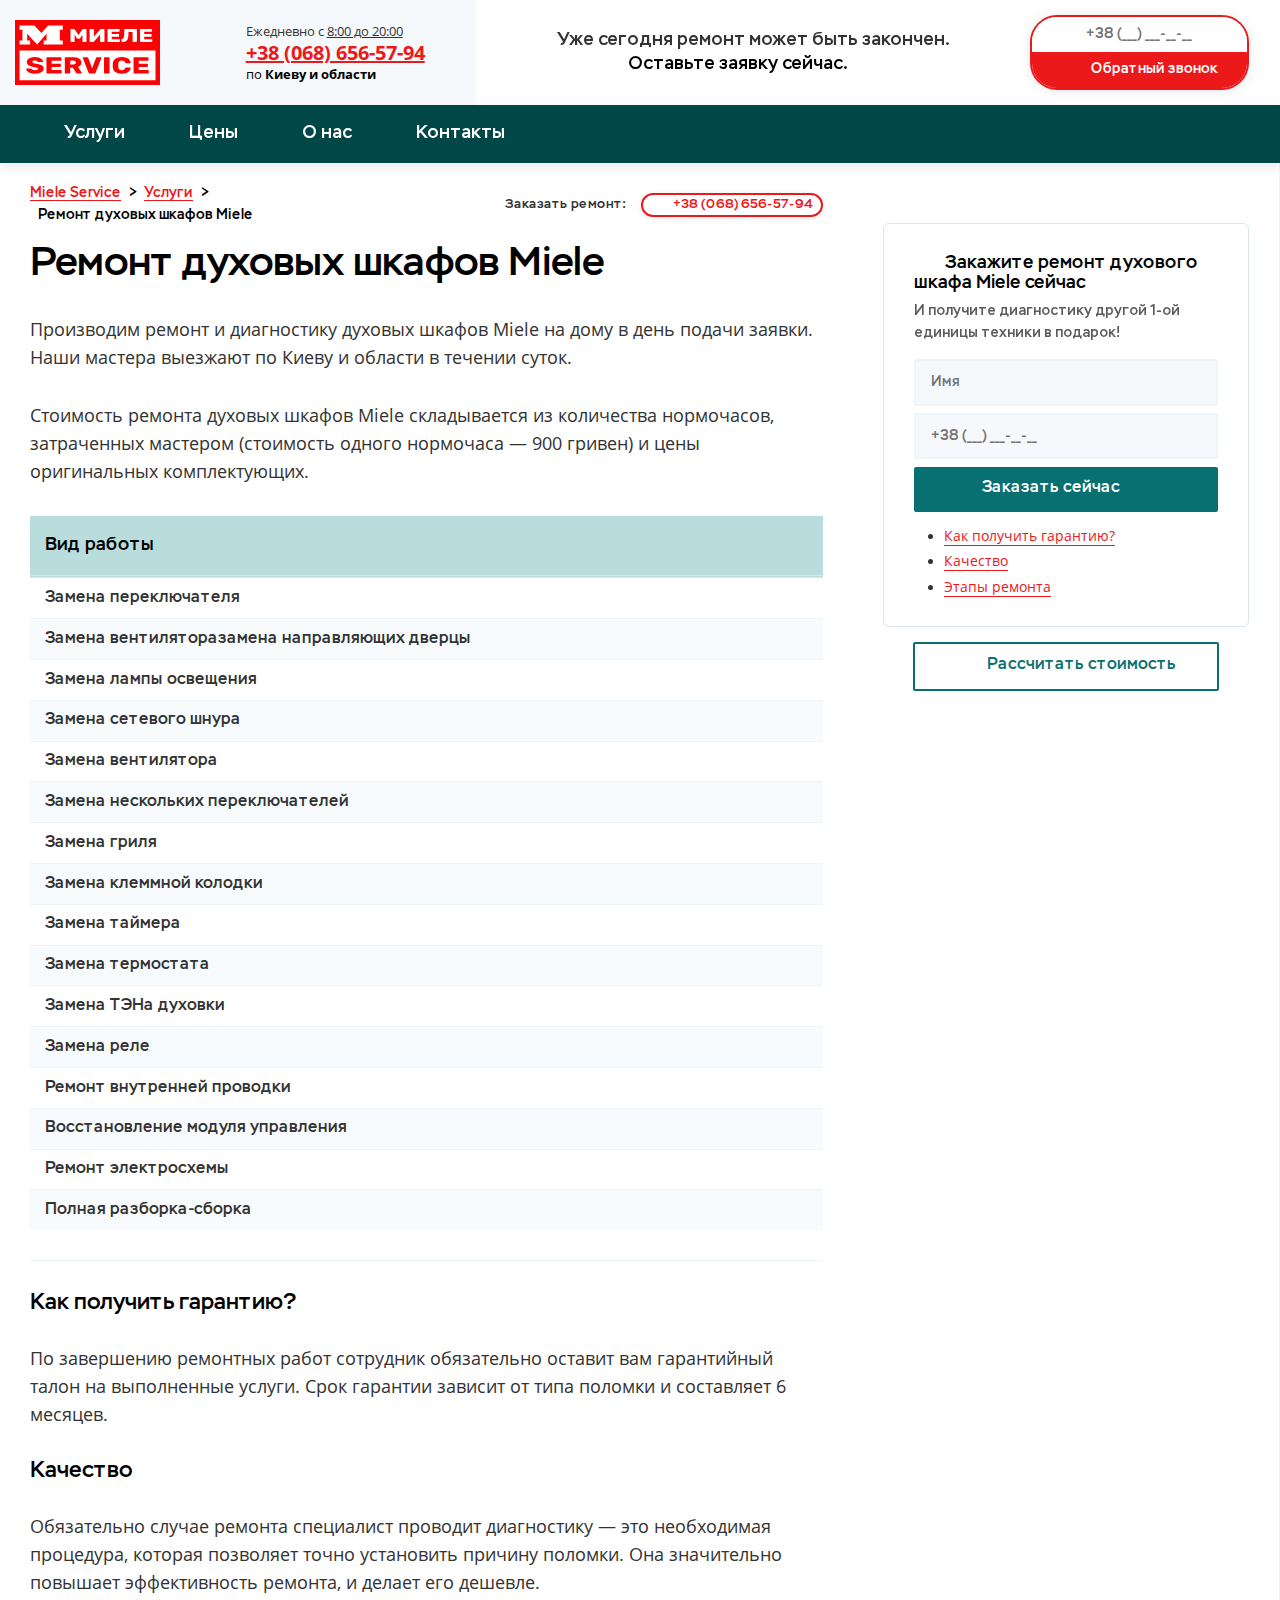
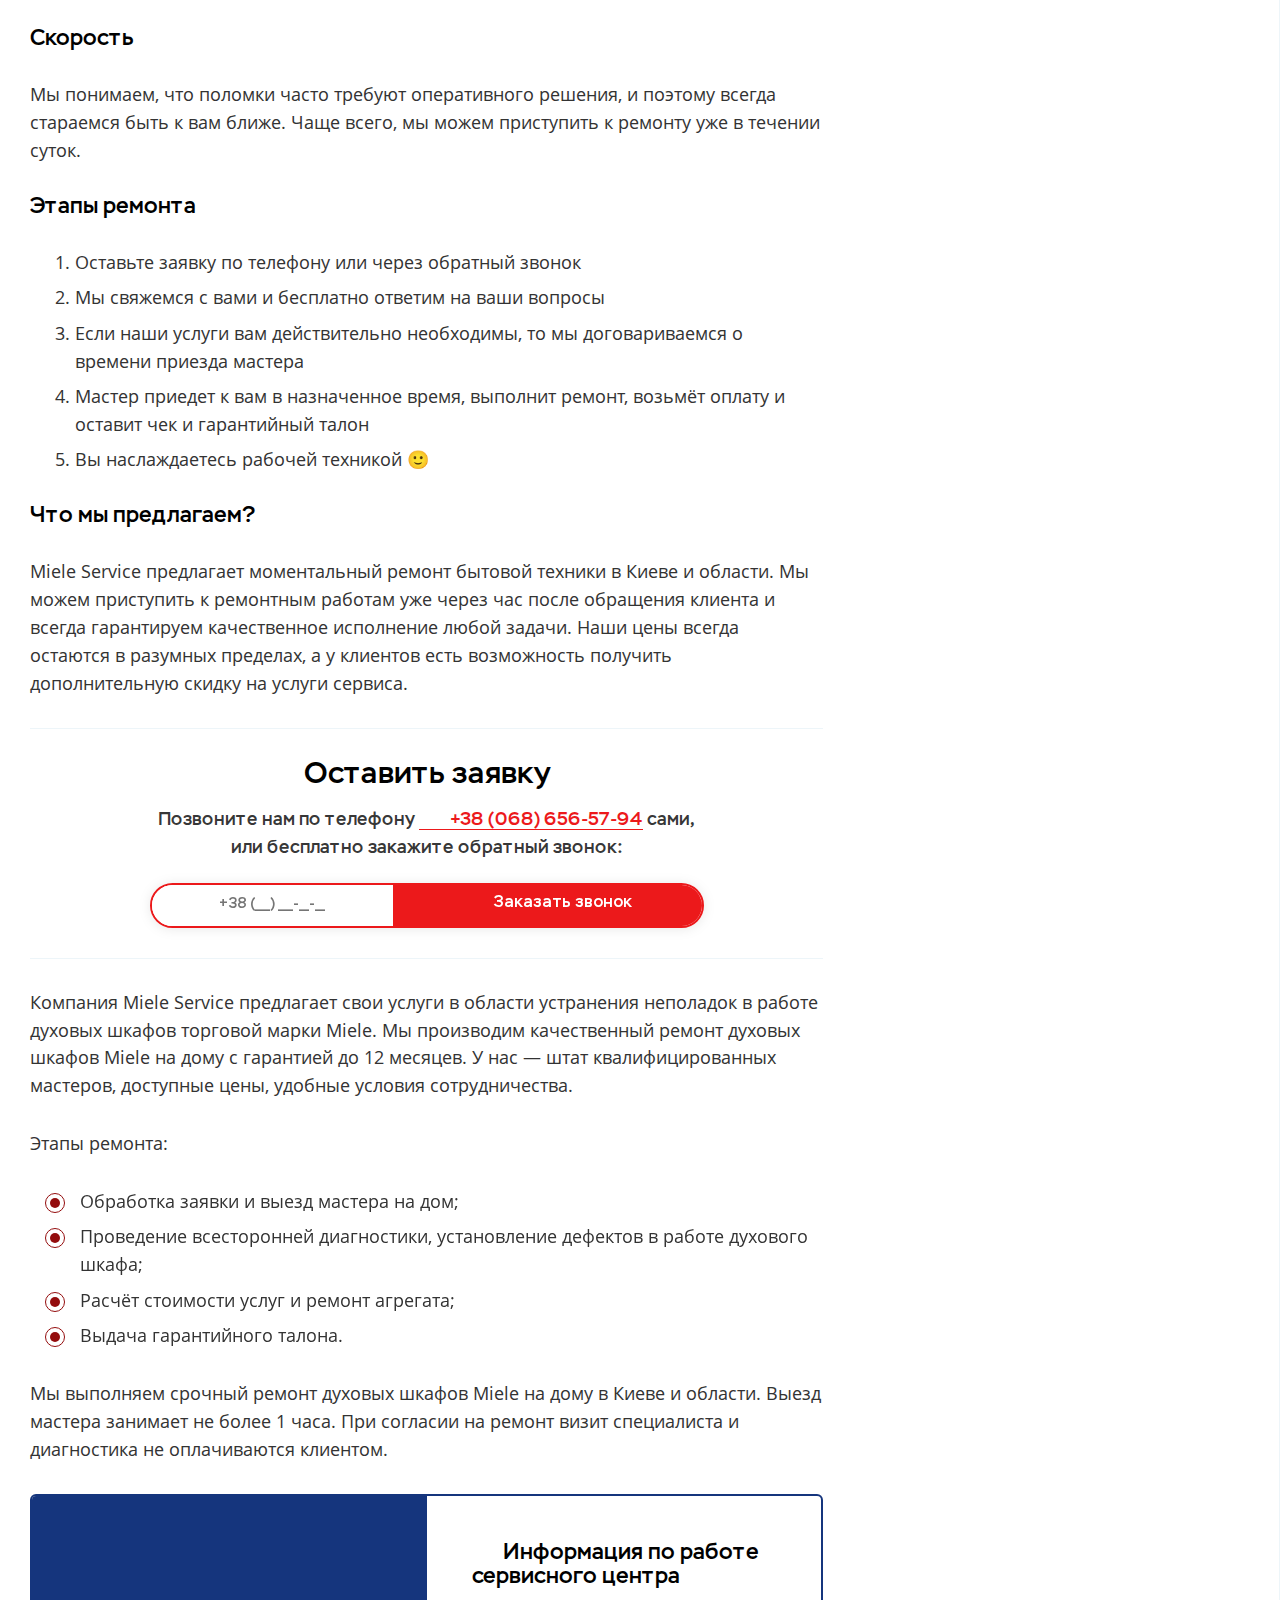
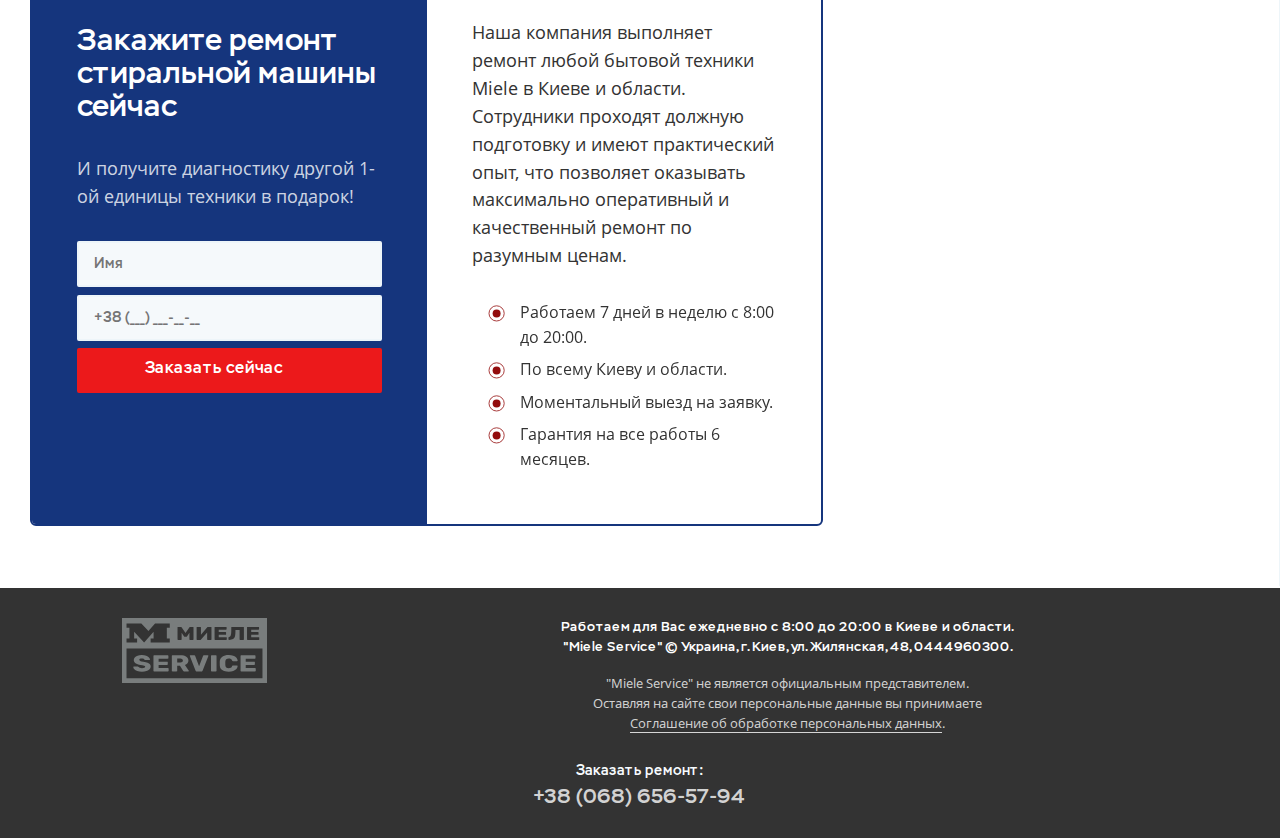
<file: services/remont-duhovyh-shkafov.html>
<!doctype html>
<html lang="ru-RU" prefix="og: http://ogp.me/ns# fb: http://ogp.me/ns/fb# article: http://ogp.me/ns/article#">
	<head>
		<!-- МЕТА -->
		<meta property="og:type" content="article">
		<meta charset="utf-8">
		<meta property="og:locale" content="ru_RU">
		<meta name="viewport" content="width=device-width, user-scalable=no, initial-scale=1.0, maximum-scale=1.0, minimum-scale=1.0">
		<meta http-equiv="X-UA-Compatible" content="ie=edge">
		<meta property="og:url" content="https://the.andrew.pp.ua/services/remont-duhovyh-shkafov">
		<title>Ремонт духовых шкафов Miele | Miele Service — Ремонт техники Миле в Киеве и области</title>
		<meta property="og:title" content="Ремонт духовых шкафов Miele">
		<meta property="twitter:title" content="Ремонт духовых шкафов Miele">
		<meta property="og:site_name" content="Miele Service — Ремонт техники Миле в Киеве и области">
		<meta name="description" content="Миле-Сервис — это гарантия надёжности. Мы выполняем ремонт духовок в Киеве на дому, и другой бытовой техники Miele.
			">
		<meta property="og:description" content="Миле-Сервис — это гарантия надёжности. Мы выполняем ремонт духовок в Киеве на дому, и другой бытовой техники Miele.
			">
		<meta property="twitter:description" content="Миле-Сервис — это гарантия надёжности. Мы выполняем ремонт духовок в Киеве на дому, и другой бытовой техники Miele.
			">
		<meta name="keywords" content="ремонт духовых шкафов Miele, духовки, ремонт техники в Киеве и области, Миле-Сервис">
		<!-- ГРАФИКА -->
		<meta name="fk:svg:icon" content="https://the.andrew.pp.ua/wp-content/themes/space-x/fk/assets/img-icon/icon">
		<link rel="image_src" href="../assets/miele/web/cover/cover.jpeg">
		<meta property="og:image" content="https://the.andrew.pp.ua/assets/miele/web/cover/cover.jpeg">
		<meta property="vk:image" content="https://the.andrew.pp.ua/assets/miele/web/cover/cover.jpeg">
		<meta property="twitter:image" content="https://the.andrew.pp.ua/assets/miele/web/cover/cover.jpeg">
		<meta property="og:image:width" content="600">
		<meta property="og:image:height" content="350">
		<meta name="twitter:card" content="summary_large_image">
		<meta name="twitter:image:alt" content="Ремонт духовых шкафов Miele | Miele Service">
		<!-- FAVICON -->
		<link rel="shortcut icon" href="../assets/miele/web/favicon/favicon.ico">
		<link rel="shortcut icon" href="../assets/miele/web/favicon/favicon.png" type="image/png">
		<link rel="icon" type="image/png" href="../assets/miele/web/favicon/favicon-180x180.png">
		<link rel="apple-touch-icon" href="../assets/miele/web/favicon/favicon-180x180.png">
		<link rel="mask-icon" href="../assets/miele/web/favicon/favicon.svg" color="#149ce2">
		<!-- ПРИЛОЖЕНИЯ -->
		<link rel="manifest" href="../assets/miele/web/manifest.webmanifest">
		<meta name="theme-color" content="#ffffff">
		<!-- Chrome, Firefox OS, Opera -->
		<meta name="msapplication-tile-image" content="/assets/miele/web/favicon/favicon-150x150.png">
		<!-- Windows -->
		<meta name="msapplication-navbutton-color" content="#ffffff">
		<!-- Windows Phone -->
		<meta name="apple-mobile-web-app-status-bar-style" content="#ffffff">
		<!-- iOS Safari -->
		<script type="application/ld+json">
			{
			  "@context" : "http://schema.org",
			  "@type" : "Organization",
			
			  "name" : "Miele Service — Ремонт техники Миле в Киеве и области",
			  "url" : "https://the.andrew.pp.ua",
			  "logo" : "https://the.andrew.pp.ua/assets/miele/web/cover/cover.jpeg",
			  "telephone" : "+38 (068) 656-57-94",
			  "address": {
			      "@type": "PostalAddress",
			      "addressLocality": "Украина, г. Киев",
			      "streetAddress": "ул. Жилянская, 48",
			      "postalCode": "02000"
			    }
			}
		</script>
		<!-- ПОДДЕРЖКА HTML5 -->
		<!--[if lt IE 9]>
		<script>
			document.createElement("header");
			document.createElement("footer");
			document.createElement("section");
			document.createElement("aside");
			document.createElement("nav");
			document.createElement("article");
			document.createElement("hgroup");
			document.createElement("time");
		</script>
		<noscript>
			<strong>Внимание!</strong>
			Поскольку ваш браузер не поддерживает HTML5, некоторые элементы воспроизводятся с помощью JScript.
			Однако в вашем браузере скрипты отключены, пожалуйста, включите их, чтобы браузер смог отобразить данную страницу.
		</noscript>
		<![endif]-->
		<link rel="preload" href="/wp-content/themes/space-x/fk/assets/fonts/stem-medium/stem-medium-regular/stem-medium-regular.woff2" as="font" />
		<link rel="preload" href="/wp-content/themes/space-x/fk/assets/fonts/stem-medium/stem-medium-italic/stem-medium-italic.woff2" as="font" />
		<link rel="preload" href="/wp-content/themes/space-x/fk/assets/fonts/opensans/opensans-regular/opensans-regular.woff2" as="font" />
		<link rel="preload" href="/wp-content/themes/space-x/fk/assets/fonts/opensans/opensans-bold/opensans-bold.woff2" as="font" />
		<link rel="preload" href="/wp-content/themes/space-x/style.css" as="style" />
		<link rel="preload" href="/wp-content/themes/space-x/fk.js" as="script" />
		<script>
			let fkReadyCallback = fkReadyCallbackLock();
			
			function fkReadyCallbackLock () {
			    let funcs = [
			        function () {
			          console.log( "Ready callback is running!" );
			        },
			    ];
			
			    return function( callback ) {
			        if( callback ){
			            funcs.push(callback);
			        } else {
			            for( let i = 0; i < funcs.length; i++ ){
			                funcs[i]();
			            }
			        }
			    }
			}
		</script><!-- Global site tag (gtag.js) - Google Analytics -->
		<script async src="https://www.googletagmanager.com/gtag/js?id=UA-127965500-3"></script>
		<script>
			window.dataLayer = window.dataLayer || [];
			function gtag(){dataLayer.push(arguments);}
			gtag('js', new Date());
			
			gtag('config', 'UA-127965500-3', {'send_page_view': false});
		</script>
		<script>
			function initRingostat(){return;
			  if (typeof(ga) !== 'undefined') {
			    ga('gtag_UA_127965500_3.require','ringostat');
			    gtag('event', 'page_view');
			    (function (d,s,u,e,p) {
			      p=d.getElementsByTagName(s)[0],e=d.createElement(s),e.async=1,e.src=u,p.parentNode.insertBefore(e, p);
			    })(document, 'script', 'https://script.ringostat.com/v4/eb/ebf7dd389603dadf722629525e898f1ea2ddb849.js');
			  } else {
			    setTimeout(initRingostat,200);
			  }
			}
			initRingostat();
		</script><!-- Yandex.Metrika counter -->
		<script>   var yaParams = {ip_adress: "77.222.156.62"} </script>
		<script type="text/javascript" >
			(function (d, w, c) {
			  (w[c] = w[c] || []).push(function() {
			    try {
			      w.yaCounter51195980 = new Ya.Metrika2({
			        id:51195980,
			        params:window.yaParams,
			        triggerEvent:true,
			        clickmap:true,
			        trackLinks:true,
			        accurateTrackBounce:true,
			        webvisor:true,
			        ecommerce:"dataLayer"
			      });
			    } catch(e) { }
			  });
			
			  var n = d.getElementsByTagName("script")[0],
			    s = d.createElement("script"),
			    f = function () { n.parentNode.insertBefore(s, n); };
			  s.type = "text/javascript";
			  s.async = true;
			  s.src = "https://mc.yandex.ru/metrika/tag.js";
			
			  if (w.opera == "[object Opera]") {
			    d.addEventListener("DOMContentLoaded", f, false);
			  } else { f(); }
			})(document, window, "yandex_metrika_callbacks2");
		</script>
		<noscript>
			<div><img src="https://mc.yandex.ru/watch/51195980" style="position:absolute; left:-9999px;" alt="" /></div>
		</noscript>
		<!-- /Yandex.Metrika counter --><script>
			(function(w, d, s, h, id) {return;
			    w.roistatProjectId = id; w.roistatHost = h;
			    var p = d.location.protocol == "https:" ? "https://" : "http://";
			    var u = /^.*roistat_visit=[^;]+(.*)?$/.test(d.cookie) ? "/dist/module.js" : "/api/site/1.0/"+id+"/init";
			    var js = d.createElement(s); js.charset="UTF-8"; js.async = 1; js.src = p+h+u; var js2 = d.getElementsByTagName(s)[0]; js2.parentNode.insertBefore(js, js2);
			})(window, document, 'script', 'cloud.roistat.com', '84d1bf327e79eaac5a6ce365d1b5ec1e');
		</script>
		<link rel='stylesheet' id='tablepress-default-css'  href='/wp-content/plugins/tablepress/css/default.min.css?ver=1.12' type='text/css' media='all' />
		<link rel="canonical" href="remont-duhovyh-shkafov.html" />
		<link rel="alternate" type="application/json+oembed" href="/wp-json/oembed/1.0/embed?url=https%3A%2F%2Fthe.andrew.pp.ua%2Fservices%2Fremont-duhovyh-shkafov" />
		<link rel="alternate" type="text/xml+oembed" href="/wp-json/oembed/1.0/embed?url=https%3A%2F%2Fthe.andrew.pp.ua%2Fservices%2Fremont-duhovyh-shkafov&#038;format=xml" />
	</head>
	<body>
		<div id="fk-preload"></div>
		<style>#fk-preload{transition:opacity .5s}#fk-preload div{position:fixed;top:0;bottom:0;left:0;right:0;z-index:99999999999;background-color:#fff}#fk-preload img{position:fixed;top:50%;left:50%;transform:translate(-50%,-50%);width:250px}</style>
		<script>
			var fkPreload = document.getElementById("fk-preload");
			var div = document.createElement( "div" );
			fkPreload.append( div );
			
			window.addEventListener('DOMContentLoaded', function(){
			    setTimeout( function(){
			        fkPreload.style.opacity = "0";
			    }, 150);
			} );
			
			fkPreload.addEventListener("transitionend", function(){
			    fkPreload.remove();
			});
		</script>
		<header class="layout-header ">
			<div class="layout-header__container">
				<div class="layout-header__grid fk-grid-3 fk-grid-md-5 fk-grid-sm-2 fk-grid-xs-1 fk-grid-mr-1 fk-grid_padding">
					<div class="layout-header-logo col-md-2 layout-header-logo_bg-light fk-center-y">
						<div class="fk-grid fk-grid_flexible">
							<div class="logo fk-center-y">
								<a href="/" title="Сервисный центр по ремонту бытовой техники Miele Service"><img src="../assets/miele/logo.svg" alt="Логотип Miele Service"></a>
							</div>
							<div class="fk-center-y">
								<div class="layout-header-group tel">
									<div class="layout-header-group__text">Ежедневно с <u>8:00 до 20:00</u> <b class="text-xs"><br>в Киеве и области.</b></div>
									<a class="layout-header-group__title call_phone_miele" href="tel:+38 (068) 656-57-94">+38 (068) 656-57-94</a>
									<div class="layout-header-group__subtitle">по <b>Киеву и области</b></div>
								</div>
							</div>
						</div>
					</div>
					<div class="layout-header-slogan col-md-2 fk-center-y">
						<div>
							<div>Уже сегодня ремонт может быть закончен.</div>
							<div id="layout-header-slogan-link" class="link">Оставьте заявку сейчас. <i class="fk-icon-stroke-right fk-icon-dark-darken" fk-icon="lonicons/md/arrow-forward"></i></div>
							<a class="phone-xs call_phone_miele" href="tel:+38 (068) 656-57-94">
							<i class="fk-icon-stroke-left fk-icon-color-cta" fk-icon="lonicons/md/call"></i>
							+38 (068) 656-57-94              </a>
						</div>
						<script>
							window.addEventListener('DOMContentLoaded', function(){
							    document.getElementById("layout-header-slogan-link").addEventListener( "click", function () {
							        document.getElementById("layout-header-input-tel").focus();
							    } );
							} );
						</script>
					</div>
					<div class="col-sm-2 fk-center-y">
						<form action="https://the.andrew.pp.ua/order.php" method="post" class="callback callback_md callback_center">
							<input id="layout-header-input-tel" type="tel" placeholder="+38 (___) ___-__-__" name="field-phone" required>
							<button class="fk-btn-cta">
							<i class="fk-icon-stroke-left" fk-icon="lonicons/md/call"></i>
							Обратный звонок    </button>
							<input type="hidden" name="sx-post-auto-send" value="true">
							<input type="hidden" name="sx-post-order-type" value="callback">
						</form>
						<script>
							window.addEventListener('DOMContentLoaded', function(){
							    var html = document.documentElement;
							    var body = document.body;
							    var scrollTop = html.scrollTop || body && body.scrollTop || 0;
							    scrollTop -= html.clientTop;
							
							    if( scrollTop <= 21 )
							        document.getElementById("layout-header-input-tel").focus();
							} );
						</script>
					</div>
				</div>
			</div>
		</header>
		<section class="nav-header fk-bg-color-prim-darken fk-shadow-box">
			<div class="fk-container-lg">
				<div class="nav-header__grid fk-grid-5 fk-grid-xs-2 fk-grid-mr-2">
					<nav class="col-4 fk-center-y">
						<ul class="fk-navs fk-navs-media fk-navs_inverse fk-navs_fz-mg" id="">
							<li class=' sub-menu'>
								<a href='/services.html' rel='' title='Услуги'>Услуги</a>
								<ul>
									<li class=' '><a href='/services/remont-stiralnyh-mashin.html' rel='' title='Ремонт стиральных машин Miele'><span>Ремонт стиральных машин Miele</span></a></li>
									<li class=' '><a href='/services/remont-holodilnikov.html' rel='' title='Ремонт холодильников Miele'><span>Ремонт холодильников Miele</span></a></li>
									<li class=' '><a href='/services/remont-kofemashin.html' rel='' title='Ремонт кофемашин Miele'><span>Ремонт кофемашин Miele</span></a></li>
									<li class=' '><a href='/services/remont-posudomoechnyh-mashin.html' rel='' title='Ремонт посудомоечных машин Miele'><span>Ремонт посудомоечных машин Miele</span></a></li>
									<li class=' '><a href='/services/remont-mikrovolnovyh-pechej.html' rel='' title='Ремонт микроволновых печей Miele'><span>Ремонт микроволновых печей Miele</span></a></li>
									<li class=' '><a href='/services/remont-varochnyh-panelej.html' rel='' title='Ремонт варочных панелей Miele'><span>Ремонт варочных панелей Miele</span></a></li>
									<li class=' '><a href='/services/remont-duhovyh-shkafov.html' rel='' title='Ремонт духовых шкафов Miele'><span>Ремонт духовых шкафов Miele</span></a></li>
									<li class=' '><a href='/services/remont-vytyazhnyh-shkafov.html' rel='' title='Ремонт вытяжных шкафов Miele'><span>Ремонт вытяжных шкафов Miele</span></a></li>
									<li class=' '><a href='/services/remont-sushilnyh-mashin.html' rel='' title='Ремонт сушильных машин Miele'><span>Ремонт сушильных машин Miele</span></a></li>
								</ul>
							</li>
							<li class=' '><a href='/more/prices.html' rel='' title='Цены'>Цены</a></li>
							<li class=' '><a href='/more/about.html' rel='nofollow' title='О нас'>О нас</a></li>
							<li class=' '><a href='/contacts.html' rel='nofollow' title='Контакты'>Контакты</a></li>
						</ul>
					</nav>
					<div class="nav-header__call fk-text-inverse-h">
						<a class="fk-btn-cta fk-btn-sm call_phone_miele" href="tel:+38 (068) 656-57-94">
						<i class="fk-icon-stroke-left" fk-icon="lonicons/md/call"></i>
						+38 (068) 656-57-94              </a>
					</div>
				</div>
			</div>
		</section>
		<script>
			fkReadyCallback( function () {
			    fk.navs( {
			        "navs" : "fk-navs-media",
			        "icon" : "<i class='fk-icon-stroke-right fk-icon-sm' fk-icon='fill/arrow-down'></i>"
			    } );
			
			    fk.sticky( "nav-header" );
			} );
		</script>
		<section class="template-service">
			<div class="fk-grid-3 fk-grid-sm-1 fk-grid-xs-1 fk-grid-mr-1">
				<div class="template-service__content col-2">
					<section class="breadcrumbs ">
						<div class="breadcrumbs__grid fk-grid fk-grid_flexible">
							<div class="breadcrumbs__crumbs" itemscope itemtype="https://schema.org/BreadcrumbList">
								<!-- Breadcrumb NavXT 6.4.0 -->
								<span itemprop="itemListElement" itemscope itemtype="https://schema.org/ListItem" typeof="ListItem">
									<a itemprop="item" typeof="WebPage" title="Ремонт бытовой техники Miele Service" href="/" class="home" ><span itemprop="name">Miele Service</span></a>
									<meta itemprop="position" content="1">
								</span>
								&gt; 
								<span itemprop="itemListElement" itemscope itemtype="https://schema.org/ListItem" typeof="ListItem">
									<a itemprop="item" typeof="WebPage" title="Услуги" href="../services.html" class="post post-services-archive" >
									<span itemprop="name">Услуги</span>
									</a>
									<meta itemprop="position" content="2">
								</span>
								&gt; 
								<span class="post post-services current-item" itemprop="itemListElement" itemscope="" itemtype="https://schema.org/ListItem" typeof="ListItem">
									<span itemprop="name">Ремонт духовых шкафов Miele</span>
									<meta itemprop="position" content="3">
								</span>
							</div>
							<div class="breadcrumbs__call">
								<span>Заказать ремонт: </span>
								<a class="call_phone_miele" href='tel:+38 (068) 656-57-94'><i class='fk-icon-stroke-left fk-icon-color-cta' fk-icon='lonicons/md/call'></i> +38 (068) 656-57-94</a>
							</div>
						</div>
					</section>
					<section class="article">
						<header>
							<h1>Ремонт духовых шкафов Miele</h1>
							<p>Производим ремонт и диагностику духовых шкафов Miele на дому в день подачи заявки. Наши мастера выезжают по Киеву и области в течении суток.</p>
							<p>Стоимость ремонта духовых шкафов Miele складывается из количества нормочасов, затраченных мастером (стоимость одного нормочаса &#8212; 900 гривен) и цены оригинальных комплектующих.</p>
						</header>
						
						<section class="prices ">
							<div class="prices__table">
								<table>
									<thead>
										<tr>
											<td>Вид работы</td>
										</tr>
									</thead>
									<tbody>
										<tr>
											<td>Замена переключателя</td>
										</tr>
										<tr>
											<td>Замена вентиляторазамена направляющих дверцы</td>
										</tr>
										<tr>
											<td>Замена лампы освещения</td>
										</tr>
										<tr>
											<td>Замена сетевого шнура</td>
										</tr>
										<tr>
											<td>Замена вентилятора</td>
										</tr>
										<tr>
											<td>Замена нескольких переключателей</td>
										</tr>
										<tr>
											<td>Замена гриля</td>
										</tr>
										<tr>
											<td>Замена клеммной колодки</td>
										</tr>
										<tr>
											<td>Замена таймера</td>
										</tr>
										<tr>
											<td>Замена термостата</td>
										</tr>
										<tr>
											<td>Замена ТЭНа духовки</td>
										</tr>
										<tr>
											<td>Замена реле</td>
										</tr>
										<tr>
											<td>Ремонт внутренней проводки</td>
										</tr>
										<tr>
											<td>Восстановление модуля управления</td>
										</tr>
										<tr>
											<td>Ремонт электросхемы</td>
										</tr>
										<tr>
											<td>Полная разборка-сборка</td>
										</tr>
									</tbody>
								</table>
							</div>
						</section>
						<div class="fk-divider mt-md mb-md"></div>
						<section class="section-faq ">
							<h3 id='how-to-get-guarantee'>Как получить гарантию?</h3>
							<p>По завершению ремонтных работ сотрудник обязательно оставит вам гарантийный талон на выполненные услуги. Срок гарантии зависит от типа поломки и составляет 6 месяцев.</p>
							<h3 id='how-to-get-discount'>Качество</h3>
							<p>Обязательно случае ремонта специалист проводит диагностику — это необходимая процедура, которая позволяет точно установить причину поломки. Она значительно повышает эффективность ремонта, и делает его дешевле.</p>
							<h3 id='our-speed'>Скорость</h3>
							<p>Мы понимаем, что поломки часто требуют оперативного решения, и поэтому всегда стараемся быть к вам ближе. Чаще всего, мы можем приступить к ремонту уже в течении суток.</p>
							<h3 id='steps-of-work'>Этапы ремонта</h3>
							<ol>
								<li>Оставьте заявку по телефону или через обратный звонок</li>
								<li>Мы свяжемся с вами и бесплатно ответим на ваши вопросы</li>
								<li>Если наши услуги вам действительно необходимы, то мы договариваемся о времени приезда мастера</li>
								<li>Мастер приедет к вам в назначенное время, выполнит ремонт, возьмёт оплату и оставит чек и гарантийный талон</li>
								<li>Вы наслаждаетесь рабочей техникой 🙂</li>
							</ol>
							<h3 id='what-do-we-offer'>Что мы предлагаем?</h3>
							<p>Miele Service предлагает моментальный ремонт бытовой техники в Киеве и области. Мы можем приступить к ремонтным работам уже через час после обращения клиента и всегда гарантируем качественное исполнение любой задачи. Наши цены всегда остаются в разумных пределах, а у клиентов есть возможность получить дополнительную скидку на услуги сервиса.</p>
						</section>
						<script>
							fkReadyCallback(function () {
							    var ol = document.querySelectorAll( ".section-faq ol" );
							    _.each(ol, function (item) {
							        item.classList.add( "divided-3", "sx-list-ol", "sx-list-lg" );
							    });
							});
						</script>
						<section class="order-box ">
							<h2 class='title'>Оставить заявку</h2>
							<p class='subtitle'>Позвоните нам по телефону <a class='call_phone_miele' href='tel:+38 (068) 656-57-94'><i class='fk-icon-stroke-left fk-icon-color-cta' fk-icon='lonicons/md/call'></i> +38 (068) 656-57-94</a> сами, <br>или бесплатно закажите обратный звонок:</p>
							<div class="order-box__callback">
								<form action="https://the.andrew.pp.ua/order.php" method="post" class="callback callback_center">
									<input id="" type="tel" placeholder="+38 (___) ___-__-__" name="field-phone" required>
									<button class="fk-btn-cta">
									<i class="fk-icon-stroke-left" fk-icon="lonicons/md/call"></i>
									Заказать звонок    </button>
									<input type="hidden" name="sx-post-auto-send" value="true">
									<input type="hidden" name="sx-post-order-type" value="callback">
								</form>
							</div>
						</section>
						<article class='content'>
							<p>Компания Miele Service предлагает свои услуги в области устранения неполадок в работе духовых шкафов торговой марки Miele. Мы производим качественный ремонт духовых шкафов Miele на дому с гарантией до 12 месяцев. У нас &#8212; штат квалифицированных мастеров, доступные цены, удобные условия сотрудничества.</p>
							<p>Этапы ремонта:</p>
							<ul>
								<li>Обработка заявки и выезд мастера на дом;</li>
								<li>Проведение всесторонней диагностики, установление дефектов в работе духового шкафа;</li>
								<li>Расчёт стоимости услуг и ремонт агрегата;</li>
								<li>Выдача гарантийного талона.</li>
							</ul>
							<p>Мы выполняем срочный ремонт духовых шкафов Miele на дому в Киеве и области. Выезд мастера занимает не более 1 часа. При согласии на ремонт визит специалиста и диагностика не оплачиваются клиентом.</p>
						</article>
						<section class="form-double">
							<div class="form-double__grid fk-grid-2 fk-grid-xs-1 fk-grid-mr-1">
								<div class="form-double__form fk-center-y">
									<div>
										<header>
											<h2 class="fk-text-inverse-h">Закажите ремонт стиральной машины сейчас</h2>
											<p class="fk-text-inverse-p">И получите диагностику другой 1-ой единицы техники в подарок!</p>
										</header>
										<form action="https://the.andrew.pp.ua/order.php" method="post" class="form">
											<input type="text" placeholder="Имя" name="field-name">
											<input type="tel" placeholder="+38 (___) ___-__-__" name="field-phone" required>
											<div class="fk-btn-box fk-btn-box_extend">
												<button class="fk-btn-cta">Заказать сейчас <i class="fk-icon-stroke-right" fk-icon="lonicons/md/arrow-forward"></i></button>
											</div>
											<input type="hidden" name="sx-post-auto-send" value="true">
											<input type="hidden" name="sx-post-order-type" value="request">
										</form>
									</div>
								</div>
								<div class="form-double__content">
									<h3><i class="fk-icon-stroke-left fk-icon-color-cta-darken" fk-icon="lonicons/md/information-circle-outline"></i>Информация по работе сервисного центра</h3>
									<p>Наша компания выполняет ремонт любой бытовой техники Miele в Киеве и области. Сотрудники проходят должную подготовку и имеют практический опыт, что позволяет оказывать максимально оперативный и качественный ремонт по разумным ценам.</p>
									<ul class="sx-list-ul sx-list-lg">
										<li>Работаем 7 дней в неделю с 8:00 до 20:00.</li>
										<li>По всему Киеву и области.</li>
										<li>Моментальный выезд на заявку.</li>
										<li>Гарантия на все работы 6 месяцев.</li>
									</ul>
								</div>
							</div>
						</section>
					</section>
				</div>
				<aside class="template-service__aside md-after-display">
					<div class="fk-js-sticky-box" data-additional-elem="">
						<section class="form-aside ">
							<div class="form-aside__frame">
								<header>
									<h4 class="title"><i class="fk-icon-stroke-left fk-icon-color-cta-darken" fk-icon="lonicons/md/flame"></i> Закажите ремонт духового шкафа Miele сейчас</h4>
									<p>И получите диагностику другой 1-ой единицы техники в подарок!</p>
								</header>
								<form class="form" action="https://the.andrew.pp.ua/order.php" method="post">
									<input type="text" placeholder="Имя" name="field-name">
									<input type="tel" placeholder="+38 (___) ___-__-__" name="field-phone" required>
									<div class="fk-btn-box fk-btn-box_extend">
										<button class="fk-btn-prim">Заказать сейчас <i class="fk-icon-stroke-right" fk-icon="lonicons/md/arrow-forward"></i></button>
									</div>
									<input type="hidden" name="sx-post-auto-send" value="true">
									<input type="hidden" name="sx-post-order-type" value="callback">
								</form>
								<ul>
									<li><a href='remont-duhovyh-shkafov.html#how-to-get-guarantee'>Как получить гарантию?</a></li>
									<li><a href='remont-duhovyh-shkafov.html#how-to-get-discount'>Качество</a></li>
									<li><a href='remont-duhovyh-shkafov.html#steps-of-work'>Этапы ремонта</a></li>
								</ul>
							</div>
							<div class="form-aside__btns fk-btn-box fk-btn-box_extend">
								<a href="/order.php" class="fk-btn-prim-linear"><i class="fk-icon-stroke-left" fk-icon="lonicons/md/calculator"></i>Рассчитать стоимость</a>
							</div>
						</section>
					</div>
				</aside>
			</div>
		</section>
		<link rel="stylesheet" href="/wp-content/themes/space-x/style.css">
		<section id="section-cookies" class="section-cookies hidden">
			<span>Чтобы сайт был удобней, мы используем Сookies.</span>
			<button id="section-cookies-button" class="fk-btn-prim-linear fk-btn-sm">Спасибо!</button>
		</section>
		<script>
			fkReadyCallback( function () {
			    var cookies = document.getElementById("section-cookies"),
			        button = document.getElementById("section-cookies-button");
			
			    // Отключаем уведомление
			    button.addEventListener("click", function () {
			        cookies.classList.add( "disabled" );
			        setCookie( "cookies-agree", "agree", 2021 );
			    });
			
			    // Скрываем уведомление в верхней части экрана
			    window.addEventListener('scroll', function(){
			        var html = document.documentElement;
			        var body = document.body;
			        var scrollTop = html.scrollTop || body && body.scrollTop || 0;
			        scrollTop -= html.clientTop;
			
			        ( scrollTop > 350 ) ?
			            cookies.classList.remove( "hidden" ) :
			            cookies.classList.add( "hidden" );
			    } );
			} );
			
			function setCookie( name, value, exp_y, exp_m, exp_d, path, domain, secure ){
			    var cookie_string = name + "=" + escape ( value );
			    if ( exp_y ) {
			        var expires = new Date ( exp_y, exp_m, exp_d );
			        cookie_string += "; expires=" + expires.toGMTString();
			    }
			    if ( path )
			        cookie_string += "; path=" + escape ( path );
			    if ( domain )
			        cookie_string += "; domain=" + escape ( domain );
			    if ( secure )
			        cookie_string += "; secure";
			    document.cookie = cookie_string;
			}
		</script>
		<div class="fk-modal fk-container-xs" data-modal-target="read-later">
			<section class="fk-section fk-section_sm br-box">
				<div class="pl-sm pr-sm">
					<header class="fk-section__title">
						<h3>Отложите статью на потом, если нет времени читать.</h3>
						<p class="fk-font-subtitle mb-xs">
							Для этого просто скопируйте ссылку ниже и сохраните в удобное место:
						</p>
						<div class="fk-grid-3 fk-grid-mr-1 fk-grid_padding">
							<div class="col-2" style="margin-bottom:15px!important;">
								<input id="read-later-link" type="text" readonly>
							</div>
							<button id="read-later-copy" class="fk-btn-prim">Скопировать</button>
						</div>
					</header>
				</div>
			</section>
		</div>
		<script>
			fkReadyCallback(function () {
			    var link = document.getElementById("read-later-link"),
			        copy = document.getElementById("read-later-copy");
			    link.value = window.location.origin + window.location.pathname;
			    copy.addEventListener("click", function () {
			        sxCopyToClipboard(link);
			        copy.innerHTML = "Скопировано!";
			        copy.classList.remove("fk-btn-prim");
			        copy.classList.add("fk-btn-default");
			        setTimeout(function () {
			            copy.innerHTML = "Скопировать";
			            copy.classList.remove("fk-btn-default");
			            copy.classList.add("fk-btn-prim");
			            fk.modal.toggle();
			        }, 2000);
			    });
			});
			
			function sxCopyToClipboard(elem) {
			    // create hidden text element, if it doesn't already exist
			    var targetId = "_hiddenCopyText_";
			    var isInput = elem.tagName === "INPUT" || elem.tagName === "TEXTAREA";
			    var origSelectionStart, origSelectionEnd;
			    if (isInput) {
			        // can just use the original source element for the selection and copy
			        target = elem;
			        origSelectionStart = elem.selectionStart;
			        origSelectionEnd = elem.selectionEnd;
			    } else {
			        // must use a temporary form element for the selection and copy
			        target = document.getElementById(targetId);
			        if (!target) {
			            var target = document.createElement("textarea");
			            target.style.position = "absolute";
			            target.style.left = "-9999px";
			            target.style.top = "0";
			            target.id = targetId;
			            document.body.appendChild(target);
			        }
			        target.textContent = elem.textContent;
			    }
			    // select the content
			    var currentFocus = document.activeElement;
			    target.focus();
			    target.setSelectionRange(0, target.value.length);
			
			    // copy the selection
			    var succeed;
			    try {
			        succeed = document.execCommand("copy");
			    } catch(e) {
			        succeed = false;
			    }
			    // restore original focus
			    if (currentFocus && typeof currentFocus.focus === "function") {
			        currentFocus.focus();
			    }
			
			    if (isInput) {
			        // restore prior selection
			        elem.setSelectionRange(origSelectionStart, origSelectionEnd);
			    } else {
			        // clear temporary content
			        target.textContent = "";
			    }
			    return succeed;
			}
		</script>
		<footer class="layout-footer fk-bg-dark">
			<div class="fk-container-lg">
				<div class="fk-grid-5 fk-grid-md-4 fk-grid-sm-4 fk-grid-xs-4 fk-grid-mr-1 fk-grid_padding">
					<div class="layout-footer__logo lg-before-text-center">
						<a href="/" title="Сервисный центр по ремонту бытовой техники Miele Service"><img src="../assets/miele/logo-inverse.svg" alt="Логотип Miele Service"></a>
					</div>
					<div class="layout-footer__call col-3 col-3 col-md-3 col-sm-3 col-xs-3">
						<p class="fk-ff-title fk-text-inverse-h">
							Работаем для Вас ежедневно с 8:00 до 20:00 в Киеве и области. <br class="sm-after-display">
							"Miele Service" © Украина, г. Киев, ул. Жилянская, 48, 0444960300.
						</p>
						<p class="fk-text-inverse-p">
							"Miele Service" не является официальным представителем. <br>
							Оставляя на сайте свои персональные данные вы принимаете <br class="sm-after-display"><a href="/more/legal" rel="nofollow">Соглашение об обработке персональных данных</a>.
						</p>
					</div>
					<div class="layout-footer__contacts fk-text-inverse text-right lg-before-text-center col-md-4 col-sm-4 col-xs-4">
						<h4>Заказать ремонт:</h4>
						<a class='call_phone_miele' href='tel:+38 (068) 656-57-94'>+38 (068) 656-57-94</a>      
					</div>
				</div>
			</div>
		</footer>
		<script>
    !function(e){"function"==typeof define&&define.amd?define("inputmask.dependencyLib",e):"object"==typeof exports?module.exports=e():e()}(function(){function e(e,t){for(var n=0,i=e.length;n<i;n++)if(e[n]===t)return n;return-1}function t(e){return null==e?e+"":"object"==typeof e||"function"==typeof e?a[a.toString.call(e)]||"object":typeof e}function n(e){return null!=e&&e===e.window}function i(e){var i="length"in e&&e.length,o=t(e);return"function"!==o&&!n(e)&&(!(1!==e.nodeType||!i)||("array"===o||0===i||"number"==typeof i&&i>0&&i-1 in e))}function o(e){return e instanceof Element}function r(e){return e instanceof r?e:this instanceof r?void(void 0!==e&&null!==e&&e!==window&&(this[0]=e.nodeName?e:void 0!==e[0]&&e[0].nodeName?e[0]:document.querySelector(e),void 0!==this[0]&&null!==this[0]&&(this[0].eventRegistry=this[0].eventRegistry||{}))):new r(e)}for(var a={},l="Boolean Number String Function Array Date RegExp Object Error".split(" "),s=0;s<l.length;s++)a["[object "+l[s]+"]"]=l[s].toLowerCase();return r.prototype={on:function(e,t){function n(e,n){r.addEventListener?r.addEventListener(e,t,!1):r.attachEvent&&r.attachEvent("on"+e,t),i[e]=i[e]||{},i[e][n]=i[e][n]||[],i[e][n].push(t)}if(o(this[0]))for(var i=this[0].eventRegistry,r=this[0],a=e.split(" "),l=0;l<a.length;l++){var s=a[l].split("."),f=s[0],c=s[1]||"global";n(f,c)}return this},off:function(e,t){function n(e,t,n){if(e in r==!0)if(a.removeEventListener?a.removeEventListener(e,n,!1):a.detachEvent&&a.detachEvent("on"+e,n),"global"===t)for(var i in r[e])r[e][i].splice(r[e][i].indexOf(n),1);else r[e][t].splice(r[e][t].indexOf(n),1)}function i(e,n){var i,o,a=[];if(e.length>0)if(void 0===t)for(i=0,o=r[e][n].length;i<o;i++)a.push({ev:e,namespace:n&&n.length>0?n:"global",handler:r[e][n][i]});else a.push({ev:e,namespace:n&&n.length>0?n:"global",handler:t});else if(n.length>0)for(var l in r)for(var s in r[l])if(s===n)if(void 0===t)for(i=0,o=r[l][s].length;i<o;i++)a.push({ev:l,namespace:s,handler:r[l][s][i]});else a.push({ev:l,namespace:s,handler:t});return a}if(o(this[0]))for(var r=this[0].eventRegistry,a=this[0],l=e.split(" "),s=0;s<l.length;s++)for(var f=l[s].split("."),c=i(f[0],f[1]),u=0,v=c.length;u<v;u++)n(c[u].ev,c[u].namespace,c[u].handler);return this},trigger:function(e){if(o(this[0]))for(var t=this[0].eventRegistry,n=this[0],i="string"==typeof e?e.split(" "):[e.type],a=0;a<i.length;a++){var l=i[a].split("."),s=l[0],f=l[1]||"global";if(void 0!==document&&"global"===f){var c,u,v={bubbles:!1,cancelable:!0,detail:Array.prototype.slice.call(arguments,1)};if(document.createEvent){try{c=new CustomEvent(s,v)}catch(e){c=document.createEvent("CustomEvent"),c.initCustomEvent(s,v.bubbles,v.cancelable,v.detail)}e.type&&r.extend(c,e),n.dispatchEvent(c)}else c=document.createEventObject(),c.eventType=s,e.type&&r.extend(c,e),n.fireEvent("on"+c.eventType,c)}else if(void 0!==t[s])if(arguments[0]=arguments[0].type?arguments[0]:r.Event(arguments[0]),"global"===f)for(var p in t[s])for(u=0;u<t[s][p].length;u++)t[s][p][u].apply(n,arguments);else for(u=0;u<t[s][f].length;u++)t[s][f][u].apply(n,arguments)}return this},position:function(){if(o(this[0]))return{top:this[0].offsetTop,left:this[0].offsetLeft}}},r.isFunction=function(e){return"function"===t(e)},r.noop=function(){},r.isArray=Array.isArray,r.inArray=function(t,n,i){return null==n?-1:e(n,t,i)},r.valHooks=void 0,r.isPlainObject=function(e){return"object"===t(e)&&!e.nodeType&&!n(e)&&!(e.constructor&&!a.hasOwnProperty.call(e.constructor.prototype,"isPrototypeOf"))},r.extend=function(){var e,t,n,i,o,a,l=arguments[0]||{},s=1,f=arguments.length,c=!1;for("boolean"==typeof l&&(c=l,l=arguments[s]||{},s++),"object"==typeof l||r.isFunction(l)||(l={}),s===f&&(l=this,s--);s<f;s++)if(null!=(e=arguments[s]))for(t in e)n=l[t],i=e[t],l!==i&&(c&&i&&(r.isPlainObject(i)||(o=r.isArray(i)))?(o?(o=!1,a=n&&r.isArray(n)?n:[]):a=n&&r.isPlainObject(n)?n:{},l[t]=r.extend(c,a,i)):void 0!==i&&(l[t]=i));return l},r.each=function(e,t){var n,o=0;if(i(e))for(var r=e.length;o<r&&(n=t.call(e[o],o,e[o]),n!==!1);o++);else for(o in e)if(n=t.call(e[o],o,e[o]),n===!1)break;return e},r.map=function(e,t){var n,o=0,r=e.length,a=i(e),l=[];if(a)for(;o<r;o++)n=t(e[o],o),null!=n&&l.push(n);else for(o in e)n=t(e[o],o),null!=n&&l.push(n);return[].concat(l)},r.data=function(e,t,n){return void 0===n?e.__data?e.__data[t]:null:(e.__data=e.__data||{},void(e.__data[t]=n))},r.Event=function(e,t){t=t||{bubbles:!1,cancelable:!1,detail:void 0};var n=document.createEvent("CustomEvent");return n.initCustomEvent(e,t.bubbles,t.cancelable,t.detail),n},r.Event.prototype=window.Event.prototype,window.dependencyLib=r,r});
    !function(e){"function"==typeof define&&define.amd?define("inputmask",["inputmask.dependencyLib"],e):"object"==typeof exports?module.exports=e(require("./inputmask.dependencyLib")):e(window.dependencyLib||jQuery)}(function(e){function t(i,a){return this instanceof t?(e.isPlainObject(i)?a=i:(a=a||{},a.alias=i),this.el=void 0,this.opts=e.extend(!0,{},this.defaults,a),this.maskset=void 0,this.noMasksCache=a&&void 0!==a.definitions,this.userOptions=a||{},this.events={},this.dataAttribute="data-inputmask",this.isRTL=this.opts.numericInput,void n(this.opts.alias,a,this.opts)):new t(i,a)}function n(t,i,a){var o=a.aliases[t];return o?(o.alias&&n(o.alias,void 0,a),e.extend(!0,a,o),e.extend(!0,a,i),!0):(null===a.mask&&(a.mask=t),!1)}function i(n,i){function a(n,a,o){if(null!==n&&""!==n){if(1===n.length&&o.greedy===!1&&0!==o.repeat&&(o.placeholder=""),o.repeat>0||"*"===o.repeat||"+"===o.repeat){var r="*"===o.repeat?0:"+"===o.repeat?1:o.repeat;n=o.groupmarker.start+n+o.groupmarker.end+o.quantifiermarker.start+r+","+o.repeat+o.quantifiermarker.end}var s;return void 0===t.prototype.masksCache[n]||i===!0?(s={mask:n,maskToken:t.prototype.analyseMask(n,o),validPositions:{},_buffer:void 0,buffer:void 0,tests:{},metadata:a,maskLength:void 0},i!==!0&&(t.prototype.masksCache[o.numericInput?n.split("").reverse().join(""):n]=s,s=e.extend(!0,{},t.prototype.masksCache[o.numericInput?n.split("").reverse().join(""):n]))):s=e.extend(!0,{},t.prototype.masksCache[o.numericInput?n.split("").reverse().join(""):n]),s}}var o;if(e.isFunction(n.mask)&&(n.mask=n.mask(n)),e.isArray(n.mask)){if(n.mask.length>1){n.keepStatic=null===n.keepStatic||n.keepStatic;var r=n.groupmarker.start;return e.each(n.numericInput?n.mask.reverse():n.mask,function(t,i){r.length>1&&(r+=n.groupmarker.end+n.alternatormarker+n.groupmarker.start),r+=void 0===i.mask||e.isFunction(i.mask)?i:i.mask}),r+=n.groupmarker.end,a(r,n.mask,n)}n.mask=n.mask.pop()}return n.mask&&(o=void 0===n.mask.mask||e.isFunction(n.mask.mask)?a(n.mask,n.mask,n):a(n.mask.mask,n.mask,n)),o}function a(n,i,o){function u(e,t,n){t=t||0;var i,a,r,s=[],l=0,c=p();W=void 0!==q?q.maxLength:void 0,W===-1&&(W=void 0);do e===!0&&d().validPositions[l]?(r=d().validPositions[l],a=r.match,i=r.locator.slice(),s.push(n===!0?r.input:n===!1?a.nativeDef:j(l,a))):(r=m(l,i,l-1),a=r.match,i=r.locator.slice(),(o.jitMasking===!1||l<c||"number"==typeof o.jitMasking&&isFinite(o.jitMasking)&&o.jitMasking>l)&&s.push(n===!1?a.nativeDef:j(l,a))),l++;while((void 0===W||l<W)&&(null!==a.fn||""!==a.def)||t>l);return""===s[s.length-1]&&s.pop(),d().maskLength=l+1,s}function d(){return i}function f(e){var t=d();t.buffer=void 0,e!==!0&&(t._buffer=void 0,t.validPositions={},t.p=0)}function p(e,t,n){var i=-1,a=-1,o=n||d().validPositions;void 0===e&&(e=-1);for(var r in o){var s=parseInt(r);o[s]&&(t||null!==o[s].match.fn)&&(s<=e&&(i=s),s>=e&&(a=s))}return i!==-1&&e-i>1||a<e?i:a}function v(t,n,i,a){function r(e){var t=d().validPositions[e];if(void 0!==t&&null===t.match.fn){var n=d().validPositions[e-1],i=d().validPositions[e+1];return void 0!==n&&void 0!==i}return!1}var s,l=t,c=e.extend(!0,{},d().validPositions),u=!1;for(d().p=t,s=n-1;s>=l;s--)void 0!==d().validPositions[s]&&(i!==!0&&(!d().validPositions[s].match.optionality&&r(s)||o.canClearPosition(d(),s,p(),a,o)===!1)||delete d().validPositions[s]);for(f(!0),s=l+1;s<=p();){for(;void 0!==d().validPositions[l];)l++;if(s<l&&(s=l+1),void 0===d().validPositions[s]&&A(s))s++;else{var v=m(s);u===!1&&c[l]&&c[l].match.def===v.match.def?(d().validPositions[l]=e.extend(!0,{},c[l]),d().validPositions[l].input=v.input,delete d().validPositions[s],s++):g(l,v.match.def)?_(l,v.input||j(s),!0)!==!1&&(delete d().validPositions[s],s++,u=!0):A(s)||(s++,l--),l++}}f(!0)}function h(e,t){for(var n,i=e,a=p(),r=d().validPositions[a]||y(0)[0],s=void 0!==r.alternation?r.locator[r.alternation].toString().split(","):[],l=0;l<i.length&&(n=i[l],!(n.match&&(o.greedy&&n.match.optionalQuantifier!==!0||(n.match.optionality===!1||n.match.newBlockMarker===!1)&&n.match.optionalQuantifier!==!0)&&(void 0===r.alternation||r.alternation!==n.alternation||void 0!==n.locator[r.alternation]&&w(n.locator[r.alternation].toString().split(","),s)))||t===!0&&(null!==n.match.fn||/[0-9a-bA-Z]/.test(n.match.def)));l++);return n}function m(e,t,n){return d().validPositions[e]||h(y(e,t?t.slice():t,n))}function k(e){return d().validPositions[e]?d().validPositions[e]:y(e)[0]}function g(e,t){for(var n=!1,i=y(e),a=0;a<i.length;a++)if(i[a].match&&i[a].match.def===t){n=!0;break}return n}function y(t,n,i){function a(n,i,r,s){function c(r,s,f){function h(t,n){var i=0===e.inArray(t,n.matches);return i||e.each(n.matches,function(e,a){if(a.isQuantifier===!0&&(i=h(t,n.matches[e-1])))return!1}),i}function k(t,n,i){var a,o;return(d().tests[t]||d().validPositions[t])&&e.each(d().tests[t]||[d().validPositions[t]],function(e,t){var r=void 0!==i?i:t.alternation,s=void 0!==t.locator[r]?t.locator[r].toString().indexOf(n):-1;(void 0===o||s<o)&&s!==-1&&(a=t,o=s)}),a?a.locator.slice((void 0!==i?i:a.alternation)+1):void 0!==i?k(t,n):void 0}function g(e,n){return null===e.match.fn&&null!==n.match.fn&&n.match.fn.test(e.match.def,d(),t,!1,o,!1)}if(u>1e4)throw"Inputmask: There is probably an error in your mask definition or in the code. Create an issue on github with an example of the mask you are using. "+d().mask;if(u===t&&void 0===r.matches)return p.push({match:r,locator:s.reverse(),cd:m}),!0;if(void 0!==r.matches){if(r.isGroup&&f!==r){if(r=c(n.matches[e.inArray(r,n.matches)+1],s))return!0}else if(r.isOptional){var y=r;if(r=a(r,i,s,f)){if(l=p[p.length-1].match,!h(l,y))return!0;v=!0,u=t}}else if(r.isAlternator){var b,P=r,E=[],C=p.slice(),w=s.length,_=i.length>0?i.shift():-1;if(_===-1||"string"==typeof _){var A,x=u,M=i.slice(),O=[];if("string"==typeof _)O=_.split(",");else for(A=0;A<P.matches.length;A++)O.push(A);for(var S=0;S<O.length;S++){if(A=parseInt(O[S]),p=[],i=k(u,A,w)||M.slice(),r=c(P.matches[A]||n.matches[A],[A].concat(s),f)||r,r!==!0&&void 0!==r&&O[O.length-1]<P.matches.length){var j=e.inArray(r,n.matches)+1;n.matches.length>j&&(r=c(n.matches[j],[j].concat(s.slice(1,s.length)),f),r&&(O.push(j.toString()),e.each(p,function(e,t){t.alternation=s.length-1})))}b=p.slice(),u=x,p=[];for(var D=0;D<b.length;D++){var T=b[D],I=!1;T.alternation=T.alternation||w;for(var G=0;G<E.length;G++){var L=E[G];if(("string"!=typeof _||e.inArray(T.locator[T.alternation].toString(),O)!==-1)&&(T.match.def===L.match.def||g(T,L))){I=T.match.nativeDef===L.match.nativeDef,T.alternation==L.alternation&&L.locator[L.alternation].toString().indexOf(T.locator[T.alternation])===-1&&(L.locator[L.alternation]=L.locator[L.alternation]+","+T.locator[T.alternation],L.alternation=T.alternation,null==T.match.fn&&(L.na=L.na||T.locator[T.alternation].toString(),L.na.indexOf(T.locator[T.alternation])===-1&&(L.na=L.na+","+T.locator[T.alternation])));break}}I||E.push(T)}}"string"==typeof _&&(E=e.map(E,function(t,n){if(isFinite(n)){var i,a=t.alternation,o=t.locator[a].toString().split(",");t.locator[a]=void 0,t.alternation=void 0;for(var r=0;r<o.length;r++)i=e.inArray(o[r],O)!==-1,i&&(void 0!==t.locator[a]?(t.locator[a]+=",",t.locator[a]+=o[r]):t.locator[a]=parseInt(o[r]),t.alternation=a);if(void 0!==t.locator[a])return t}})),p=C.concat(E),u=t,v=p.length>0,i=M.slice()}else r=c(P.matches[_]||n.matches[_],[_].concat(s),f);if(r)return!0}else if(r.isQuantifier&&f!==n.matches[e.inArray(r,n.matches)-1])for(var B=r,F=i.length>0?i.shift():0;F<(isNaN(B.quantifier.max)?F+1:B.quantifier.max)&&u<=t;F++){var N=n.matches[e.inArray(B,n.matches)-1];if(r=c(N,[F].concat(s),N)){if(l=p[p.length-1].match,l.optionalQuantifier=F>B.quantifier.min-1,h(l,N)){if(F>B.quantifier.min-1){v=!0,u=t;break}return!0}return!0}}else if(r=a(r,i,s,f))return!0}else u++}for(var f=i.length>0?i.shift():0;f<n.matches.length;f++)if(n.matches[f].isQuantifier!==!0){var h=c(n.matches[f],[f].concat(r),s);if(h&&u===t)return h;if(u>t)break}}function r(t){var n=[];return e.isArray(t)||(t=[t]),t.length>0&&(void 0===t[0].alternation?(n=h(t.slice()).locator.slice(),0===n.length&&(n=t[0].locator.slice())):e.each(t,function(e,t){if(""!==t.def)if(0===n.length)n=t.locator.slice();else for(var i=0;i<n.length;i++)t.locator[i]&&n[i].toString().indexOf(t.locator[i])===-1&&(n[i]+=","+t.locator[i])})),n}function s(e){return o.keepStatic&&t>0&&e.length>1+(""===e[e.length-1].match.def?1:0)&&e[0].match.optionality!==!0&&e[0].match.optionalQuantifier!==!0&&null===e[0].match.fn&&!/[0-9a-bA-Z]/.test(e[0].match.def)?[h(e)]:e}var l,c=d().maskToken,u=n?i:0,f=n?n.slice():[0],p=[],v=!1,m=n?n.join(""):"";if(t>-1){if(void 0===n){for(var k,g=t-1;void 0===(k=d().validPositions[g]||d().tests[g])&&g>-1;)g--;void 0!==k&&g>-1&&(f=r(k),m=f.join(""),u=g)}if(d().tests[t]&&d().tests[t][0].cd===m)return s(d().tests[t]);for(var y=f.shift();y<c.length;y++){var b=a(c[y],f,[y]);if(b&&u===t||u>t)break}}return(0===p.length||v)&&p.push({match:{fn:null,cardinality:0,optionality:!0,casing:null,def:"",placeholder:""},locator:[],cd:m}),void 0!==n&&d().tests[t]?s(e.extend(!0,[],p)):(d().tests[t]=e.extend(!0,[],p),s(d().tests[t]))}function b(){return void 0===d()._buffer&&(d()._buffer=u(!1,1),void 0===d().buffer&&d()._buffer.slice()),d()._buffer}function P(e){return void 0!==d().buffer&&e!==!0||(d().buffer=u(!0,p(),!0)),d().buffer}function E(e,t,n){var i;if(e===!0)f(),e=0,t=n.length;else for(i=e;i<t;i++)delete d().validPositions[i];for(i=e;i<t;i++)f(!0),n[i]!==o.skipOptionalPartCharacter&&_(i,n[i],!0,!0)}function C(e,n,i){switch(o.casing||n.casing){case"upper":e=e.toUpperCase();break;case"lower":e=e.toLowerCase();break;case"title":var a=d().validPositions[i-1];e=0===i||a&&a.input===String.fromCharCode(t.keyCode.SPACE)?e.toUpperCase():e.toLowerCase()}return e}function w(t,n){for(var i=o.greedy?n:n.slice(0,1),a=!1,r=0;r<t.length;r++)if(e.inArray(t[r],i)!==-1){a=!0;break}return a}function _(n,i,a,r,s){function l(e){var t=z?e.begin-e.end>1||e.begin-e.end===1&&o.insertMode:e.end-e.begin>1||e.end-e.begin===1&&o.insertMode;return t&&0===e.begin&&e.end===d().maskLength?"full":t}function c(t,i,a){var s=!1;return e.each(y(t),function(c,u){for(var h=u.match,m=i?1:0,k="",g=h.cardinality;g>m;g--)k+=O(t-(g-1));if(i&&(k+=i),P(!0),s=null!=h.fn?h.fn.test(k,d(),t,a,o,l(n)):(i===h.def||i===o.skipOptionalPartCharacter)&&""!==h.def&&{c:h.placeholder||h.def,pos:t},s!==!1){var y=void 0!==s.c?s.c:i;y=y===o.skipOptionalPartCharacter&&null===h.fn?h.placeholder||h.def:y;var w=t,A=P();if(void 0!==s.remove&&(e.isArray(s.remove)||(s.remove=[s.remove]),e.each(s.remove.sort(function(e,t){return t-e}),function(e,t){v(t,t+1,!0)})),void 0!==s.insert&&(e.isArray(s.insert)||(s.insert=[s.insert]),e.each(s.insert.sort(function(e,t){return e-t}),function(e,t){_(t.pos,t.c,!0,r)})),s.refreshFromBuffer){var x=s.refreshFromBuffer;if(a=!0,E(x===!0?x:x.start,x.end,A),void 0===s.pos&&void 0===s.c)return s.pos=p(),!1;if(w=void 0!==s.pos?s.pos:t,w!==t)return s=e.extend(s,_(w,y,!0,r)),!1}else if(s!==!0&&void 0!==s.pos&&s.pos!==t&&(w=s.pos,E(t,w,P().slice()),w!==t))return s=e.extend(s,_(w,y,!0)),!1;return(s===!0||void 0!==s.pos||void 0!==s.c)&&(c>0&&f(!0),b(w,e.extend({},u,{input:C(y,h,w)}),r,l(n))||(s=!1),!1)}}),s}function u(t,n,i){var a,s,l,c,u,v,h,m,k=e.extend(!0,{},d().validPositions),g=!1,b=p();for(c=d().validPositions[b];b>=0;b--)if(l=d().validPositions[b],l&&void 0!==l.alternation){if(a=b,s=d().validPositions[a].alternation,c.locator[l.alternation]!==l.locator[l.alternation])break;c=l}if(void 0!==s){m=parseInt(a);var P=void 0!==c.locator[c.alternation||s]?c.locator[c.alternation||s]:h[0];P.length>0&&(P=P.split(",")[0]);var E=d().validPositions[m],C=d().validPositions[m-1];e.each(y(m,C?C.locator:void 0,m-1),function(a,l){h=l.locator[s]?l.locator[s].toString().split(","):[];for(var c=0;c<h.length;c++){var y=[],b=0,C=0,w=!1;if(P<h[c]&&(void 0===l.na||e.inArray(h[c],l.na.split(","))===-1)){d().validPositions[m]=e.extend(!0,{},l);var A=d().validPositions[m].locator;for(d().validPositions[m].locator[s]=parseInt(h[c]),null==l.match.fn?(E.input!==l.match.def&&(w=!0,E.generatedInput!==!0&&y.push(E.input)),C++,d().validPositions[m].generatedInput=!/[0-9a-bA-Z]/.test(l.match.def),d().validPositions[m].input=l.match.def):d().validPositions[m].input=E.input,u=m+1;u<p(void 0,!0)+1;u++)v=d().validPositions[u],v&&v.generatedInput!==!0&&/[0-9a-bA-Z]/.test(v.input)?y.push(v.input):u<t&&b++,delete d().validPositions[u];for(w&&y[0]===l.match.def&&y.shift(),f(!0),g=!0;y.length>0;){var x=y.shift();if(x!==o.skipOptionalPartCharacter&&!(g=_(p(void 0,!0)+1,x,!1,r,!0)))break}if(g){d().validPositions[m].locator=A;var M=p(t)+1;for(u=m+1;u<p()+1;u++)v=d().validPositions[u],(void 0===v||null==v.match.fn)&&u<t+(C-b)&&C++;t+=C-b,g=_(t>M?M:t,n,i,r,!0)}if(g)return!1;f(),d().validPositions=e.extend(!0,{},k)}}})}return g}function k(t,n){var i=d().validPositions[n];if(i)for(var a=i.locator,o=a.length,r=t;r<n;r++)if(void 0===d().validPositions[r]&&!A(r,!0)){var s=y(r),l=s[0],c=-1;e.each(s,function(e,t){for(var n=0;n<o&&void 0!==t.locator[n]&&w(t.locator[n].toString().split(","),a[n].toString().split(","));n++)c<n&&(c=n,l=t)}),b(r,e.extend({},l,{input:l.match.placeholder||l.match.def}),!0)}}function b(t,n,i,a){if(a||o.insertMode&&void 0!==d().validPositions[t]&&void 0===i){var r,s=e.extend(!0,{},d().validPositions),l=p(void 0,!0);for(r=t;r<=l;r++)delete d().validPositions[r];d().validPositions[t]=e.extend(!0,{},n);var c,u=!0,v=d().validPositions,h=!1,m=d().maskLength;for(r=c=t;r<=l;r++){var k=s[r];if(void 0!==k)for(var y=c;y<d().maskLength&&(null===k.match.fn&&v[r]&&(v[r].match.optionalQuantifier===!0||v[r].match.optionality===!0)||null!=k.match.fn);){if(y++,h===!1&&s[y]&&s[y].match.def===k.match.def)d().validPositions[y]=e.extend(!0,{},s[y]),d().validPositions[y].input=k.input,M(y),c=y,u=!0;else if(g(y,k.match.def)){var b=_(y,k.input,!0,!0);u=b!==!1,c=b.caret||b.insert?p():y,h=!0}else u=k.generatedInput===!0;if(d().maskLength<m&&(d().maskLength=m),u)break}if(!u)break}if(!u)return d().validPositions=e.extend(!0,{},s),f(!0),!1}else d().validPositions[t]=e.extend(!0,{},n);return f(!0),!0}function M(t){for(var n=t-1;n>-1&&!d().validPositions[n];n--);var i,a;for(n++;n<t;n++)void 0===d().validPositions[n]&&(o.jitMasking===!1||o.jitMasking>n)&&(a=y(n,m(n-1).locator,n-1).slice(),""===a[a.length-1].match.def&&a.pop(),i=h(a),i&&(i.match.def===o.radixPointDefinitionSymbol||!A(n,!0)||e.inArray(o.radixPoint,P())<n&&i.match.fn&&i.match.fn.test(j(n),d(),n,!1,o))&&(D=c(n,i.match.placeholder||(null==i.match.fn?i.match.def:""!==j(n)?j(n):P()[n]),!0),D!==!1&&(d().validPositions[D.pos||n].generatedInput=!0)))}a=a===!0;var S=n;void 0!==n.begin&&(S=z&&!l(n)?n.end:n.begin);var D=!1,T=e.extend(!0,{},d().validPositions);if(M(S),l(n)&&(F(void 0,t.keyCode.DELETE,n),S=d().p),S<d().maskLength&&(D=c(S,i,a),(!a||r===!0)&&D===!1)){var I=d().validPositions[S];if(!I||null!==I.match.fn||I.match.def!==i&&i!==o.skipOptionalPartCharacter){if((o.insertMode||void 0===d().validPositions[x(S)])&&!A(S,!0)){var G=y(S).slice();""===G[G.length-1].match.def&&G.pop();var L=h(G,!0);L&&null===L.match.fn&&(L=L.match.placeholder||L.match.def,c(S,L,a),d().validPositions[S].generatedInput=!0);for(var B=S+1,N=x(S);B<=N;B++)if(D=c(B,i,a),D!==!1){k(S,void 0!==D.pos?D.pos:B),S=B;break}}}else D={caret:x(S)}}return D===!1&&o.keepStatic&&!a&&s!==!0&&(D=u(S,i,a)),D===!0&&(D={pos:S}),e.isFunction(o.postValidation)&&D!==!1&&!a&&r!==!0&&(D=!!o.postValidation(P(!0),D,o)&&D),void 0===D.pos&&(D.pos=S),D===!1&&(f(!0),d().validPositions=e.extend(!0,{},T)),D}function A(e,t){var n;if(t?(n=m(e).match,""===n.def&&(n=k(e).match)):n=k(e).match,null!=n.fn)return n.fn;if(t!==!0&&e>-1){var i=y(e);return i.length>1+(""===i[i.length-1].match.def?1:0)}return!1}function x(e,t){var n=d().maskLength;if(e>=n)return n;for(var i=e;++i<n&&(t===!0&&(k(i).match.newBlockMarker!==!0||!A(i))||t!==!0&&!A(i)););return i}function M(e,t){var n,i=e;if(i<=0)return 0;for(;--i>0&&(t===!0&&k(i).match.newBlockMarker!==!0||t!==!0&&!A(i)&&(n=y(i),n.length<2||2===n.length&&""===n[1].match.def)););return i}function O(e){return void 0===d().validPositions[e]?j(e):d().validPositions[e].input}function S(t,n,i,a,r){if(a&&e.isFunction(o.onBeforeWrite)){var s=o.onBeforeWrite(a,n,i,o);if(s){if(s.refreshFromBuffer){var l=s.refreshFromBuffer;E(l===!0?l:l.start,l.end,s.buffer||n),n=P(!0)}void 0!==i&&(i=void 0!==s.caret?s.caret:i)}}t.inputmask._valueSet(n.join("")),void 0===i||void 0!==a&&"blur"===a.type?R(t,n,i):I(t,i),r===!0&&(X=!0,e(t).trigger("input"))}function j(e,t){if(t=t||k(e).match,void 0!==t.placeholder)return t.placeholder;if(null===t.fn){if(e>-1&&void 0===d().validPositions[e]){var n,i=y(e),a=[];if(i.length>1+(""===i[i.length-1].match.def?1:0))for(var r=0;r<i.length;r++)if(i[r].match.optionality!==!0&&i[r].match.optionalQuantifier!==!0&&(null===i[r].match.fn||void 0===n||i[r].match.fn.test(n.match.def,d(),e,!0,o)!==!1)&&(a.push(i[r]),null===i[r].match.fn&&(n=i[r]),a.length>1&&/[0-9a-bA-Z]/.test(a[0].match.def)))return o.placeholder.charAt(e%o.placeholder.length)}return t.def}return o.placeholder.charAt(e%o.placeholder.length)}function D(n,i,a,r,s,l){function c(){var e=!1,t=b().slice(h,x(h)).join("").indexOf(v);if(t!==-1&&!A(h)){e=!0;for(var n=b().slice(h,h+t),i=0;i<n.length;i++)if(" "!==n[i]){e=!1;break}}return e}var u=r.slice(),v="",h=0,k=void 0;if(f(),d().p=x(-1),!a)if(o.autoUnmask!==!0){var g=b().slice(0,x(-1)).join(""),y=u.join("").match(new RegExp("^"+t.escapeRegex(g),"g"));y&&y.length>0&&(u.splice(0,y.length*g.length),h=x(h))}else h=x(h);if(e.each(u,function(t,i){if(void 0!==i){var r=new e.Event("keypress");r.which=i.charCodeAt(0),v+=i;var s=p(void 0,!0),l=d().validPositions[s],u=m(s+1,l?l.locator.slice():void 0,s);if(!c()||a||o.autoUnmask){var g=a?t:null==u.match.fn&&u.match.optionality&&s+1<d().p?s+1:d().p;k=ee.keypressEvent.call(n,r,!0,!1,a,g),h=g+1,v=""}else k=ee.keypressEvent.call(n,r,!0,!1,!0,s+1);if(!a&&e.isFunction(o.onBeforeWrite)&&(k=o.onBeforeWrite(r,P(),k.forwardPosition,o),k&&k.refreshFromBuffer)){var y=k.refreshFromBuffer;E(y===!0?y:y.start,y.end,k.buffer),f(!0),k.caret&&(d().p=k.caret)}}}),i){var C=void 0,w=p();document.activeElement===n&&(s||k)&&(C=I(n).begin,s&&k===!1&&(C=x(p(C))),k&&l!==!0&&(C<w+1||w===-1)&&(C=o.numericInput&&void 0===k.caret?M(k.forwardPosition):k.forwardPosition)),S(n,P(),C,s||new e.Event("checkval"))}}function T(t){if(t&&void 0===t.inputmask)return t.value;var n=[],i=d().validPositions;for(var a in i)i[a].match&&null!=i[a].match.fn&&n.push(i[a].input);var r=0===n.length?"":(z?n.reverse():n).join("");if(e.isFunction(o.onUnMask)){var s=(z?P().slice().reverse():P()).join("");r=o.onUnMask(s,r,o)||r}return r}function I(e,t,n,i){function a(e){if(i!==!0&&z&&"number"==typeof e&&(!o.greedy||""!==o.placeholder)){var t=P().join("").length;e=t-e}return e}var s;if("number"!=typeof t)return e.setSelectionRange?(t=e.selectionStart,n=e.selectionEnd):window.getSelection?(s=window.getSelection().getRangeAt(0),s.commonAncestorContainer.parentNode!==e&&s.commonAncestorContainer!==e||(t=s.startOffset,n=s.endOffset)):document.selection&&document.selection.createRange&&(s=document.selection.createRange(),t=0-s.duplicate().moveStart("character",-e.inputmask._valueGet().length),n=t+s.text.length),{begin:a(t),end:a(n)};t=a(t),n=a(n),n="number"==typeof n?n:t;var l=parseInt(((e.ownerDocument.defaultView||window).getComputedStyle?(e.ownerDocument.defaultView||window).getComputedStyle(e,null):e.currentStyle).fontSize)*n;if(e.scrollLeft=l>e.scrollWidth?l:0,r||o.insertMode!==!1||t!==n||n++,e.setSelectionRange)e.selectionStart=t,e.selectionEnd=n;else if(window.getSelection){if(s=document.createRange(),void 0===e.firstChild||null===e.firstChild){var c=document.createTextNode("");e.appendChild(c)}s.setStart(e.firstChild,t<e.inputmask._valueGet().length?t:e.inputmask._valueGet().length),s.setEnd(e.firstChild,n<e.inputmask._valueGet().length?n:e.inputmask._valueGet().length),s.collapse(!0);var u=window.getSelection();u.removeAllRanges(),u.addRange(s)}else e.createTextRange&&(s=e.createTextRange(),s.collapse(!0),s.moveEnd("character",n),s.moveStart("character",t),s.select());R(e,void 0,{begin:t,end:n})}function G(t){var n,i,a=P(),o=a.length,r=p(),s={},l=d().validPositions[r],c=void 0!==l?l.locator.slice():void 0;for(n=r+1;n<a.length;n++)i=m(n,c,n-1),c=i.locator.slice(),s[n]=e.extend(!0,{},i);var u=l&&void 0!==l.alternation?l.locator[l.alternation]:void 0;for(n=o-1;n>r&&(i=s[n],(i.match.optionality||i.match.optionalQuantifier||u&&(u!==s[n].locator[l.alternation]&&null!=i.match.fn||null===i.match.fn&&i.locator[l.alternation]&&w(i.locator[l.alternation].toString().split(","),u.toString().split(","))&&""!==y(n)[0].def))&&a[n]===j(n,i.match));n--)o--;return t?{l:o,def:s[o]?s[o].match:void 0}:o}function L(e){for(var t=G(),n=e.length-1;n>t&&!A(n);n--);return e.splice(t,n+1-t),e}function B(t){if(e.isFunction(o.isComplete))return o.isComplete(t,o);if("*"!==o.repeat){var n=!1,i=G(!0),a=M(i.l);if(void 0===i.def||i.def.newBlockMarker||i.def.optionality||i.def.optionalQuantifier){n=!0;for(var r=0;r<=a;r++){var s=m(r).match;if(null!==s.fn&&void 0===d().validPositions[r]&&s.optionality!==!0&&s.optionalQuantifier!==!0||null===s.fn&&t[r]!==j(r,s)){n=!1;break}}}return n}}function F(n,i,a,r){function s(){if(o.keepStatic){for(var t=[],i=p(-1,!0),a=e.extend(!0,{},d().validPositions),r=d().validPositions[i];i>=0;i--){var s=d().validPositions[i];if(s){if(s.generatedInput!==!0&&/[0-9a-bA-Z]/.test(s.input)&&t.push(s.input),delete d().validPositions[i],void 0!==s.alternation&&s.locator[s.alternation]!==r.locator[s.alternation])break;r=s}}if(i>-1)for(d().p=x(p(-1,!0));t.length>0;){var l=new e.Event("keypress");l.which=t.pop().charCodeAt(0),ee.keypressEvent.call(n,l,!0,!1,!1,d().p)}else d().validPositions=e.extend(!0,{},a)}}if((o.numericInput||z)&&(i===t.keyCode.BACKSPACE?i=t.keyCode.DELETE:i===t.keyCode.DELETE&&(i=t.keyCode.BACKSPACE),z)){var l=a.end;a.end=a.begin,a.begin=l}i===t.keyCode.BACKSPACE&&(a.end-a.begin<1||o.insertMode===!1)?(a.begin=M(a.begin),void 0===d().validPositions[a.begin]||d().validPositions[a.begin].input!==o.groupSeparator&&d().validPositions[a.begin].input!==o.radixPoint||a.begin--):i===t.keyCode.DELETE&&a.begin===a.end&&(a.end=A(a.end,!0)?a.end+1:x(a.end)+1,void 0===d().validPositions[a.begin]||d().validPositions[a.begin].input!==o.groupSeparator&&d().validPositions[a.begin].input!==o.radixPoint||a.end++),v(a.begin,a.end,!1,r),r!==!0&&s();var c=p(a.begin,!0);c<a.begin?d().p=x(c):r!==!0&&(d().p=a.begin)}function N(t){function n(e){var n,i=document.createElement("span");for(var a in r)isNaN(a)&&a.indexOf("font")!==-1&&(i.style[a]=r[a]);i.style.textTransform=r.textTransform,i.style.letterSpacing=r.letterSpacing,i.style.position="absolute",i.style.height="auto",i.style.width="auto",i.style.visibility="hidden",i.style.whiteSpace="nowrap",document.body.appendChild(i);var o,s=t.inputmask._valueGet(),l=0;for(n=0,o=s.length;n<=o;n++){if(i.innerHTML+=s.charAt(n)||"_",i.offsetWidth>=e){var c=e-l,u=i.offsetWidth-e;i.innerHTML=s.charAt(n),c-=i.offsetWidth/3,n=c<u?n-1:n;break}l=i.offsetWidth}return document.body.removeChild(i),n}function i(){V.style.position="absolute",V.style.top=a.top+"px",V.style.left=a.left+"px",V.style.width=parseInt(t.offsetWidth)-parseInt(r.paddingLeft)-parseInt(r.paddingRight)-parseInt(r.borderLeftWidth)-parseInt(r.borderRightWidth)+"px",V.style.height=parseInt(t.offsetHeight)-parseInt(r.paddingTop)-parseInt(r.paddingBottom)-parseInt(r.borderTopWidth)-parseInt(r.borderBottomWidth)+"px",V.style.lineHeight=V.style.height,V.style.zIndex=isNaN(r.zIndex)?-1:r.zIndex-1,V.style.webkitAppearance="textfield",V.style.mozAppearance="textfield",V.style.Appearance="textfield"}var a=e(t).position(),r=(t.ownerDocument.defaultView||window).getComputedStyle(t,null);t.parentNode,V=document.createElement("div"),document.body.appendChild(V);for(var s in r)isNaN(s)&&"cssText"!==s&&s.indexOf("webkit")==-1&&(V.style[s]=r[s]);t.style.backgroundColor="transparent",t.style.color="transparent",t.style.webkitAppearance="caret",t.style.mozAppearance="caret",t.style.Appearance="caret",i(),e(window).on("resize",function(n){a=e(t).position(),r=(t.ownerDocument.defaultView||window).getComputedStyle(t,null),i()}),e(t).on("click",function(e){return I(t,n(e.clientX)),ee.clickEvent.call(this,[e])}),e(t).on("keydown",function(e){e.shiftKey||o.insertMode===!1||setTimeout(function(){R(t)},0)})}function R(e,t,n){function i(){r||null!==l.fn&&void 0!==c.input?r&&null!==l.fn&&void 0!==c.input&&(r=!1,a+="</span>"):(r=!0,a+="<span class='im-static''>")}if(void 0!==V){t=t||P(),void 0===n?n=I(e):void 0===n.begin&&(n={begin:n,end:n});var a="",r=!1;if(""!=t){var s,l,c,u=0,f=p();do u===n.begin&&document.activeElement===e&&(a+="<span class='im-caret' style='border-right-width: 1px;border-right-style: solid;'></span>"),d().validPositions[u]?(c=d().validPositions[u],l=c.match,s=c.locator.slice(),i(),a+=c.input):(c=m(u,s,u-1),l=c.match,s=c.locator.slice(),(o.jitMasking===!1||u<f||"number"==typeof o.jitMasking&&isFinite(o.jitMasking)&&o.jitMasking>u)&&(i(),a+=j(u,l))),u++;while((void 0===W||u<W)&&(null!==l.fn||""!==l.def)||f>u)}V.innerHTML=a}}function K(t){function n(t,n){function i(t){function i(t){if(e.valHooks&&(void 0===e.valHooks[t]||e.valHooks[t].inputmaskpatch!==!0)){var i=e.valHooks[t]&&e.valHooks[t].get?e.valHooks[t].get:function(e){return e.value},a=e.valHooks[t]&&e.valHooks[t].set?e.valHooks[t].set:function(e,t){return e.value=t,e};e.valHooks[t]={get:function(e){if(e.inputmask){if(e.inputmask.opts.autoUnmask)return e.inputmask.unmaskedvalue();var t=i(e);return p(void 0,void 0,e.inputmask.maskset.validPositions)!==-1||n.nullable!==!0?t:""}return i(e)},set:function(t,n){var i,o=e(t);return i=a(t,n),t.inputmask&&o.trigger("setvalue"),i},inputmaskpatch:!0}}}function a(){return this.inputmask?this.inputmask.opts.autoUnmask?this.inputmask.unmaskedvalue():p()!==-1||n.nullable!==!0?document.activeElement===this&&n.clearMaskOnLostFocus?(z?L(P().slice()).reverse():L(P().slice())).join(""):s.call(this):"":s.call(this)}function o(t){l.call(this,t),this.inputmask&&e(this).trigger("setvalue")}function r(t){Y.on(t,"mouseenter",function(t){var n=e(this),i=this,a=i.inputmask._valueGet();a!==P().join("")&&n.trigger("setvalue")})}var s,l;if(!t.inputmask.__valueGet){if(n.noValuePatching!==!0){if(Object.getOwnPropertyDescriptor){"function"!=typeof Object.getPrototypeOf&&(Object.getPrototypeOf="object"==typeof"test".__proto__?function(e){return e.__proto__}:function(e){return e.constructor.prototype});var c=Object.getPrototypeOf?Object.getOwnPropertyDescriptor(Object.getPrototypeOf(t),"value"):void 0;c&&c.get&&c.set?(s=c.get,l=c.set,Object.defineProperty(t,"value",{get:a,set:o,configurable:!0})):"INPUT"!==t.tagName&&(s=function(){return this.textContent},l=function(e){this.textContent=e},Object.defineProperty(t,"value",{get:a,set:o,configurable:!0}))}else document.__lookupGetter__&&t.__lookupGetter__("value")&&(s=t.__lookupGetter__("value"),l=t.__lookupSetter__("value"),t.__defineGetter__("value",a),t.__defineSetter__("value",o));t.inputmask.__valueGet=s,t.inputmask.__valueSet=l}t.inputmask._valueGet=function(e){return z&&e!==!0?s.call(this.el).split("").reverse().join(""):s.call(this.el)},t.inputmask._valueSet=function(e,t){l.call(this.el,null===e||void 0===e?"":t!==!0&&z?e.split("").reverse().join(""):e)},void 0===s&&(s=function(){return this.value},l=function(e){this.value=e},i(t.type),r(t))}}var a=t.getAttribute("type"),o="INPUT"===t.tagName&&e.inArray(a,n.supportsInputType)!==-1||t.isContentEditable||"TEXTAREA"===t.tagName;if(!o)if("INPUT"===t.tagName){var r=document.createElement("input");r.setAttribute("type",a),o="text"===r.type,r=null}else o="partial";return o!==!1&&i(t),o}var i=n(t,o);if(i!==!1&&(q=t,U=e(q),("rtl"===q.dir||o.rightAlign)&&(q.style.textAlign="right"),("rtl"===q.dir||o.numericInput)&&(q.dir="ltr",q.removeAttribute("dir"),q.inputmask.isRTL=!0,z=!0),o.colorMask===!0&&N(q),c&&(q.hasOwnProperty("inputmode")&&(q.inputmode=o.inputmode,q.setAttribute("inputmode",o.inputmode)),"rtfm"===o.androidHack&&(o.colorMask!==!0&&N(q),q.type="password")),Y.off(q),i===!0&&(Y.on(q,"submit",ee.submitEvent),Y.on(q,"reset",ee.resetEvent),Y.on(q,"mouseenter",ee.mouseenterEvent),Y.on(q,"blur",ee.blurEvent),Y.on(q,"focus",ee.focusEvent),Y.on(q,"mouseleave",ee.mouseleaveEvent),o.colorMask!==!0&&Y.on(q,"click",ee.clickEvent),Y.on(q,"dblclick",ee.dblclickEvent),Y.on(q,"paste",ee.pasteEvent),Y.on(q,"dragdrop",ee.pasteEvent),Y.on(q,"drop",ee.pasteEvent),Y.on(q,"cut",ee.cutEvent),Y.on(q,"complete",o.oncomplete),Y.on(q,"incomplete",o.onincomplete),Y.on(q,"cleared",o.oncleared),o.inputEventOnly!==!0&&(Y.on(q,"keydown",ee.keydownEvent),Y.on(q,"keypress",ee.keypressEvent)),Y.on(q,"compositionstart",e.noop),Y.on(q,"compositionupdate",e.noop),Y.on(q,"compositionend",e.noop),Y.on(q,"keyup",e.noop),Y.on(q,"input",ee.inputFallBackEvent)),Y.on(q,"setvalue",ee.setValueEvent),b(),""!==q.inputmask._valueGet()||o.clearMaskOnLostFocus===!1||document.activeElement===q)){var a=e.isFunction(o.onBeforeMask)?o.onBeforeMask(q.inputmask._valueGet(),o)||q.inputmask._valueGet():q.inputmask._valueGet();D(q,!0,!1,a.split(""));var r=P().slice();H=r.join(""),B(r)===!1&&o.clearIncomplete&&f(),o.clearMaskOnLostFocus&&document.activeElement!==q&&(p()===-1?r=[]:L(r)),S(q,r),document.activeElement===q&&I(q,x(p()))}}i=i||this.maskset,o=o||this.opts;var H,U,W,V,Q,q=this.el,z=this.isRTL,Z=!1,X=!1,$=!1,J=!1,Y={on:function(n,i,a){var r=function(n){if(void 0===this.inputmask&&"FORM"!==this.nodeName){var i=e.data(this,"_inputmask_opts");i?new t(i).mask(this):Y.off(this)}else{if("setvalue"===n.type||!(this.disabled||this.readOnly&&!("keydown"===n.type&&n.ctrlKey&&67===n.keyCode||o.tabThrough===!1&&n.keyCode===t.keyCode.TAB))){switch(n.type){case"input":if(X===!0)return X=!1,n.preventDefault();break;case"keydown":Z=!1,X=!1;break;case"keypress":if(Z===!0)return n.preventDefault();Z=!0;break;case"click":if(s||l){var r=this,c=arguments;return setTimeout(function(){a.apply(r,c)},0),!1}}var u=a.apply(this,arguments);return u===!1&&(n.preventDefault(),n.stopPropagation()),u}n.preventDefault()}};n.inputmask.events[i]=n.inputmask.events[i]||[],n.inputmask.events[i].push(r),e.inArray(i,["submit","reset"])!==-1?null!=n.form&&e(n.form).on(i,r):e(n).on(i,r)},off:function(t,n){if(t.inputmask&&t.inputmask.events){var i;n?(i=[],i[n]=t.inputmask.events[n]):i=t.inputmask.events,e.each(i,function(n,i){for(;i.length>0;){var a=i.pop();e.inArray(n,["submit","reset"])!==-1?null!=t.form&&e(t.form).off(n,a):e(t).off(n,a)}delete t.inputmask.events[n]})}}},ee={keydownEvent:function(n){function i(e){var t=document.createElement("input"),n="on"+e,i=n in t;return i||(t.setAttribute(n,"return;"),i="function"==typeof t[n]),t=null,i}var a=this,r=e(a),s=n.keyCode,c=I(a);if(s===t.keyCode.BACKSPACE||s===t.keyCode.DELETE||l&&s===t.keyCode.BACKSPACE_SAFARI||n.ctrlKey&&s===t.keyCode.X&&!i("cut"))n.preventDefault(),F(a,s,c),S(a,P(!0),d().p,n,a.inputmask._valueGet()!==P().join("")),a.inputmask._valueGet()===b().join("")?r.trigger("cleared"):B(P())===!0&&r.trigger("complete");else if(s===t.keyCode.END||s===t.keyCode.PAGE_DOWN){n.preventDefault();var u=x(p());o.insertMode||u!==d().maskLength||n.shiftKey||u--,I(a,n.shiftKey?c.begin:u,u,!0)}else s===t.keyCode.HOME&&!n.shiftKey||s===t.keyCode.PAGE_UP?(n.preventDefault(),I(a,0,n.shiftKey?c.begin:0,!0)):(o.undoOnEscape&&s===t.keyCode.ESCAPE||90===s&&n.ctrlKey)&&n.altKey!==!0?(D(a,!0,!1,H.split("")),r.trigger("click")):s!==t.keyCode.INSERT||n.shiftKey||n.ctrlKey?o.tabThrough===!0&&s===t.keyCode.TAB?(n.shiftKey===!0?(null===k(c.begin).match.fn&&(c.begin=x(c.begin)),c.end=M(c.begin,!0),c.begin=M(c.end,!0)):(c.begin=x(c.begin,!0),c.end=x(c.begin,!0),c.end<d().maskLength&&c.end--),c.begin<d().maskLength&&(n.preventDefault(),I(a,c.begin,c.end))):n.shiftKey||o.insertMode===!1&&(s===t.keyCode.RIGHT?setTimeout(function(){var e=I(a);I(a,e.begin)},0):s===t.keyCode.LEFT&&setTimeout(function(){var e=I(a);I(a,z?e.begin+1:e.begin-1)},0)):(o.insertMode=!o.insertMode,I(a,o.insertMode||c.begin!==d().maskLength?c.begin:c.begin-1));
            o.onKeyDown.call(this,n,P(),I(a).begin,o),$=e.inArray(s,o.ignorables)!==-1},keypressEvent:function(n,i,a,r,s){var l=this,c=e(l),u=n.which||n.charCode||n.keyCode;if(!(i===!0||n.ctrlKey&&n.altKey)&&(n.ctrlKey||n.metaKey||$))return u===t.keyCode.ENTER&&H!==P().join("")&&(H=P().join(""),setTimeout(function(){c.trigger("change")},0)),!0;if(u){46===u&&n.shiftKey===!1&&","===o.radixPoint&&(u=44);var p,v=i?{begin:s,end:s}:I(l),h=String.fromCharCode(u);d().writeOutBuffer=!0;var m=_(v,h,r);if(m!==!1&&(f(!0),p=void 0!==m.caret?m.caret:i?m.pos+1:x(m.pos),d().p=p),a!==!1){var k=this;if(setTimeout(function(){o.onKeyValidation.call(k,u,m,o)},0),d().writeOutBuffer&&m!==!1){var g=P();S(l,g,o.numericInput&&void 0===m.caret?M(p):p,n,i!==!0),i!==!0&&setTimeout(function(){B(g)===!0&&c.trigger("complete")},0)}}if(n.preventDefault(),i)return m.forwardPosition=p,m}},pasteEvent:function(t){var n,i=this,a=t.originalEvent||t,r=e(i),s=i.inputmask._valueGet(!0),l=I(i);z&&(n=l.end,l.end=l.begin,l.begin=n);var c=s.substr(0,l.begin),u=s.substr(l.end,s.length);if(c===(z?b().reverse():b()).slice(0,l.begin).join("")&&(c=""),u===(z?b().reverse():b()).slice(l.end).join("")&&(u=""),z&&(n=c,c=u,u=n),window.clipboardData&&window.clipboardData.getData)s=c+window.clipboardData.getData("Text")+u;else{if(!a.clipboardData||!a.clipboardData.getData)return!0;s=c+a.clipboardData.getData("text/plain")+u}var d=s;if(e.isFunction(o.onBeforePaste)){if(d=o.onBeforePaste(s,o),d===!1)return t.preventDefault();d||(d=s)}return D(i,!1,!1,z?d.split("").reverse():d.toString().split("")),S(i,P(),x(p()),t,H!==P().join("")),B(P())===!0&&r.trigger("complete"),t.preventDefault()},inputFallBackEvent:function(n){var i=this,a=i.inputmask._valueGet();if(P().join("")!==a){var o=I(i);if(a=a.replace(new RegExp("("+t.escapeRegex(b().join(""))+")*"),""),s){var r=a.replace(P().join(""),"");if(1===r.length){var l=new e.Event("keypress");return l.which=r.charCodeAt(0),ee.keypressEvent.call(i,l,!0,!0,!1,d().validPositions[o.begin-1]?o.begin:o.begin-1),!1}}if(o.begin>a.length&&(I(i,a.length),o=I(i)),P().length-a.length!==1||a.charAt(o.begin)===P()[o.begin]||a.charAt(o.begin+1)===P()[o.begin]||A(o.begin)){for(var c=p()+1,u=b().join("");null===a.match(t.escapeRegex(u)+"$");)u=u.slice(1);a=a.replace(u,""),a=a.split(""),D(i,!0,!1,a,n,o.begin<c),B(P())===!0&&e(i).trigger("complete")}else n.keyCode=t.keyCode.BACKSPACE,ee.keydownEvent.call(i,n);n.preventDefault()}},setValueEvent:function(t){var n=this,i=n.inputmask._valueGet();D(n,!0,!1,(e.isFunction(o.onBeforeMask)?o.onBeforeMask(i,o)||i:i).split("")),H=P().join(""),(o.clearMaskOnLostFocus||o.clearIncomplete)&&n.inputmask._valueGet()===b().join("")&&n.inputmask._valueSet("")},focusEvent:function(e){var t=this,n=t.inputmask._valueGet();o.showMaskOnFocus&&(!o.showMaskOnHover||o.showMaskOnHover&&""===n)&&(t.inputmask._valueGet()!==P().join("")?S(t,P(),x(p())):J===!1&&I(t,x(p()))),o.positionCaretOnTab===!0&&ee.clickEvent.apply(t,[e,!0]),H=P().join("")},mouseleaveEvent:function(e){var t=this;if(J=!1,o.clearMaskOnLostFocus&&document.activeElement!==t){var n=P().slice(),i=t.inputmask._valueGet();i!==t.getAttribute("placeholder")&&""!==i&&(p()===-1&&i===b().join("")?n=[]:L(n),S(t,n))}},clickEvent:function(t,n){function i(t){if(""!==o.radixPoint){var n=d().validPositions;if(void 0===n[t]||n[t].input===j(t)){if(t<x(-1))return!0;var i=e.inArray(o.radixPoint,P());if(i!==-1){for(var a in n)if(i<a&&n[a].input!==j(a))return!1;return!0}}}return!1}var a=this;setTimeout(function(){if(document.activeElement===a){var t=I(a);if(n&&(t.begin=t.end),t.begin===t.end)switch(o.positionCaretOnClick){case"none":break;case"radixFocus":if(i(t.begin)){var r=e.inArray(o.radixPoint,P().join(""));I(a,o.numericInput?x(r):r);break}default:var s=t.begin,l=p(s,!0),c=x(l);if(s<c)I(a,A(s)||A(s-1)?s:x(s));else{var u=j(c);(""!==u&&P()[c]!==u&&k(c).match.optionalQuantifier!==!0||!A(c)&&k(c).match.def===u)&&(c=x(c)),I(a,c)}}}},0)},dblclickEvent:function(e){var t=this;setTimeout(function(){I(t,0,x(p()))},0)},cutEvent:function(n){var i=this,a=e(i),o=I(i),r=n.originalEvent||n,s=window.clipboardData||r.clipboardData,l=z?P().slice(o.end,o.begin):P().slice(o.begin,o.end);s.setData("text",z?l.reverse().join(""):l.join("")),document.execCommand&&document.execCommand("copy"),F(i,t.keyCode.DELETE,o),S(i,P(),d().p,n,H!==P().join("")),i.inputmask._valueGet()===b().join("")&&a.trigger("cleared")},blurEvent:function(t){var n=e(this),i=this;if(i.inputmask){var a=i.inputmask._valueGet(),r=P().slice();H!==r.join("")&&setTimeout(function(){n.trigger("change"),H=r.join("")},0),""!==a&&(o.clearMaskOnLostFocus&&(p()===-1&&a===b().join("")?r=[]:L(r)),B(r)===!1&&(setTimeout(function(){n.trigger("incomplete")},0),o.clearIncomplete&&(f(),r=o.clearMaskOnLostFocus?[]:b().slice())),S(i,r,void 0,t))}},mouseenterEvent:function(e){var t=this;J=!0,document.activeElement!==t&&o.showMaskOnHover&&t.inputmask._valueGet()!==P().join("")&&S(t,P())},submitEvent:function(e){H!==P().join("")&&U.trigger("change"),o.clearMaskOnLostFocus&&p()===-1&&q.inputmask._valueGet&&q.inputmask._valueGet()===b().join("")&&q.inputmask._valueSet(""),o.removeMaskOnSubmit&&(q.inputmask._valueSet(q.inputmask.unmaskedvalue(),!0),setTimeout(function(){S(q,P())},0))},resetEvent:function(e){setTimeout(function(){U.trigger("setvalue")},0)}};if(void 0!==n)switch(n.action){case"isComplete":return q=n.el,B(P());case"unmaskedvalue":return void 0!==q&&void 0===n.value||(Q=n.value,Q=(e.isFunction(o.onBeforeMask)?o.onBeforeMask(Q,o)||Q:Q).split(""),D(void 0,!1,!1,z?Q.reverse():Q),e.isFunction(o.onBeforeWrite)&&o.onBeforeWrite(void 0,P(),0,o)),T(q);case"mask":K(q);break;case"format":return Q=(e.isFunction(o.onBeforeMask)?o.onBeforeMask(n.value,o)||n.value:n.value).split(""),D(void 0,!1,!1,z?Q.reverse():Q),e.isFunction(o.onBeforeWrite)&&o.onBeforeWrite(void 0,P(),0,o),n.metadata?{value:z?P().slice().reverse().join(""):P().join(""),metadata:a.call(this,{action:"getmetadata"},i,o)}:z?P().slice().reverse().join(""):P().join("");case"isValid":n.value?(Q=n.value.split(""),D(void 0,!1,!0,z?Q.reverse():Q)):n.value=P().join("");for(var te=P(),ne=G(),ie=te.length-1;ie>ne&&!A(ie);ie--);return te.splice(ne,ie+1-ne),B(te)&&n.value===P().join("");case"getemptymask":return b().join("");case"remove":if(q){U=e(q),q.inputmask._valueSet(T(q)),Y.off(q);var ae;Object.getOwnPropertyDescriptor&&Object.getPrototypeOf?(ae=Object.getOwnPropertyDescriptor(Object.getPrototypeOf(q),"value"),ae&&q.inputmask.__valueGet&&Object.defineProperty(q,"value",{get:q.inputmask.__valueGet,set:q.inputmask.__valueSet,configurable:!0})):document.__lookupGetter__&&q.__lookupGetter__("value")&&q.inputmask.__valueGet&&(q.__defineGetter__("value",q.inputmask.__valueGet),q.__defineSetter__("value",q.inputmask.__valueSet)),q.inputmask=void 0}return q;case"getmetadata":if(e.isArray(i.metadata)){var oe=u(!0,0,!1).join("");return e.each(i.metadata,function(e,t){if(t.mask===oe)return oe=t,!1}),oe}return i.metadata}}var o=navigator.userAgent,r=/mobile/i.test(o),s=/iemobile/i.test(o),l=/iphone/i.test(o)&&!s,c=/android/i.test(o)&&!s;return t.prototype={defaults:{placeholder:"_",optionalmarker:{start:"[",end:"]"},quantifiermarker:{start:"{",end:"}"},groupmarker:{start:"(",end:")"},alternatormarker:"|",escapeChar:"\\",mask:null,oncomplete:e.noop,onincomplete:e.noop,oncleared:e.noop,repeat:0,greedy:!0,autoUnmask:!1,removeMaskOnSubmit:!1,clearMaskOnLostFocus:!0,insertMode:!0,clearIncomplete:!1,aliases:{},alias:null,onKeyDown:e.noop,onBeforeMask:null,onBeforePaste:function(t,n){return e.isFunction(n.onBeforeMask)?n.onBeforeMask(t,n):t},onBeforeWrite:null,onUnMask:null,showMaskOnFocus:!0,showMaskOnHover:!0,onKeyValidation:e.noop,skipOptionalPartCharacter:" ",numericInput:!1,rightAlign:!1,undoOnEscape:!0,radixPoint:"",radixPointDefinitionSymbol:void 0,groupSeparator:"",keepStatic:null,positionCaretOnTab:!0,tabThrough:!1,supportsInputType:["text","tel","password"],definitions:{9:{validator:"[0-9]",cardinality:1,definitionSymbol:"*"},a:{validator:"[A-Za-zА-яЁёÀ-ÿµ]",cardinality:1,definitionSymbol:"*"},"*":{validator:"[0-9A-Za-zА-яЁёÀ-ÿµ]",cardinality:1}},ignorables:[8,9,13,19,27,33,34,35,36,37,38,39,40,45,46,93,112,113,114,115,116,117,118,119,120,121,122,123],isComplete:null,canClearPosition:e.noop,postValidation:null,staticDefinitionSymbol:void 0,jitMasking:!1,nullable:!0,inputEventOnly:!1,noValuePatching:!1,positionCaretOnClick:"lvp",casing:null,inputmode:"verbatim",colorMask:!1,androidHack:!1},masksCache:{},mask:function(o){function r(t,i,a,o){function r(e,n){n=void 0!==n?n:t.getAttribute(o+"-"+e),null!==n&&("string"==typeof n&&(0===e.indexOf("on")?n=window[n]:"false"===n?n=!1:"true"===n&&(n=!0)),a[e]=n)}var s,l,c,u,d=t.getAttribute(o);if(d&&""!==d&&(d=d.replace(new RegExp("'","g"),'"'),l=JSON.parse("{"+d+"}")),l){c=void 0;for(u in l)if("alias"===u.toLowerCase()){c=l[u];break}}r("alias",c),a.alias&&n(a.alias,a,i);for(s in i){if(l){c=void 0;for(u in l)if(u.toLowerCase()===s.toLowerCase()){c=l[u];break}}r(s,c)}return e.extend(!0,i,a),i}var s=this;return"string"==typeof o&&(o=document.getElementById(o)||document.querySelectorAll(o)),o=o.nodeName?[o]:o,e.each(o,function(n,o){var l=e.extend(!0,{},s.opts);r(o,l,e.extend(!0,{},s.userOptions),s.dataAttribute);var c=i(l,s.noMasksCache);void 0!==c&&(void 0!==o.inputmask&&o.inputmask.remove(),o.inputmask=new t,o.inputmask.opts=l,o.inputmask.noMasksCache=s.noMasksCache,o.inputmask.userOptions=e.extend(!0,{},s.userOptions),o.inputmask.el=o,o.inputmask.maskset=c,e.data(o,"_inputmask_opts",l),a.call(o.inputmask,{action:"mask"}))}),o&&o[0]?o[0].inputmask||this:this},option:function(t,n){return"string"==typeof t?this.opts[t]:"object"==typeof t?(e.extend(this.userOptions,t),this.el&&n!==!0&&this.mask(this.el),this):void 0},unmaskedvalue:function(e){return this.maskset=this.maskset||i(this.opts,this.noMasksCache),a.call(this,{action:"unmaskedvalue",value:e})},remove:function(){return a.call(this,{action:"remove"})},getemptymask:function(){return this.maskset=this.maskset||i(this.opts,this.noMasksCache),a.call(this,{action:"getemptymask"})},hasMaskedValue:function(){return!this.opts.autoUnmask},isComplete:function(){return this.maskset=this.maskset||i(this.opts,this.noMasksCache),a.call(this,{action:"isComplete"})},getmetadata:function(){return this.maskset=this.maskset||i(this.opts,this.noMasksCache),a.call(this,{action:"getmetadata"})},isValid:function(e){return this.maskset=this.maskset||i(this.opts,this.noMasksCache),a.call(this,{action:"isValid",value:e})},format:function(e,t){return this.maskset=this.maskset||i(this.opts,this.noMasksCache),a.call(this,{action:"format",value:e,metadata:t})},analyseMask:function(t,n){function i(e,t,n,i){this.matches=[],this.openGroup=e||!1,this.isGroup=e||!1,this.isOptional=t||!1,this.isQuantifier=n||!1,this.isAlternator=i||!1,this.quantifier={min:1,max:1}}function a(t,i,a){var o=n.definitions[i];a=void 0!==a?a:t.matches.length;var r=t.matches[a-1];if(o&&!m){o.placeholder=e.isFunction(o.placeholder)?o.placeholder(n):o.placeholder;for(var s=o.prevalidator,l=s?s.length:0,c=1;c<o.cardinality;c++){var u=l>=c?s[c-1]:[],d=u.validator,f=u.cardinality;t.matches.splice(a++,0,{fn:d?"string"==typeof d?new RegExp(d):new function(){this.test=d}:new RegExp("."),cardinality:f?f:1,optionality:t.isOptional,newBlockMarker:void 0===r||r.def!==(o.definitionSymbol||i),casing:o.casing,def:o.definitionSymbol||i,placeholder:o.placeholder,nativeDef:i}),r=t.matches[a-1]}t.matches.splice(a++,0,{fn:o.validator?"string"==typeof o.validator?new RegExp(o.validator):new function(){this.test=o.validator}:new RegExp("."),cardinality:o.cardinality,optionality:t.isOptional,newBlockMarker:void 0===r||r.def!==(o.definitionSymbol||i),casing:o.casing,def:o.definitionSymbol||i,placeholder:o.placeholder,nativeDef:i})}else t.matches.splice(a++,0,{fn:null,cardinality:0,optionality:t.isOptional,newBlockMarker:void 0===r||r.def!==i,casing:null,def:n.staticDefinitionSymbol||i,placeholder:void 0!==n.staticDefinitionSymbol?i:void 0,nativeDef:i}),m=!1}function o(t){t&&t.matches&&e.each(t.matches,function(e,i){var r=t.matches[e+1];(void 0===r||void 0===r.matches||r.isQuantifier===!1)&&i&&i.isGroup&&(i.isGroup=!1,a(i,n.groupmarker.start,0),i.openGroup!==!0&&a(i,n.groupmarker.end)),o(i)})}function r(){if(g.length>0){if(d=g[g.length-1],a(d,c),d.isAlternator){f=g.pop();for(var e=0;e<f.matches.length;e++)f.matches[e].isGroup=!1;g.length>0?(d=g[g.length-1],d.matches.push(f)):k.matches.push(f)}}else a(k,c)}function s(e){function t(e){return e===n.optionalmarker.start?e=n.optionalmarker.end:e===n.optionalmarker.end?e=n.optionalmarker.start:e===n.groupmarker.start?e=n.groupmarker.end:e===n.groupmarker.end&&(e=n.groupmarker.start),e}e.matches=e.matches.reverse();for(var i in e.matches){var a=parseInt(i);if(e.matches[i].isQuantifier&&e.matches[a+1]&&e.matches[a+1].isGroup){var o=e.matches[i];e.matches.splice(i,1),e.matches.splice(a+1,0,o)}void 0!==e.matches[i].matches?e.matches[i]=s(e.matches[i]):e.matches[i]=t(e.matches[i])}return e}for(var l,c,u,d,f,p,v,h=/(?:[?*+]|\{[0-9\+\*]+(?:,[0-9\+\*]*)?\})|[^.?*+^${[]()|\\]+|./g,m=!1,k=new i,g=[],y=[];l=h.exec(t);)if(c=l[0],m)r();else switch(c.charAt(0)){case n.escapeChar:m=!0;break;case n.optionalmarker.end:case n.groupmarker.end:if(u=g.pop(),u.openGroup=!1,void 0!==u)if(g.length>0){if(d=g[g.length-1],d.matches.push(u),d.isAlternator){f=g.pop();for(var b=0;b<f.matches.length;b++)f.matches[b].isGroup=!1;g.length>0?(d=g[g.length-1],d.matches.push(f)):k.matches.push(f)}}else k.matches.push(u);else r();break;case n.optionalmarker.start:g.push(new i(!1,!0));break;case n.groupmarker.start:g.push(new i(!0));break;case n.quantifiermarker.start:var P=new i(!1,!1,!0);c=c.replace(/[{}]/g,"");var E=c.split(","),C=isNaN(E[0])?E[0]:parseInt(E[0]),w=1===E.length?C:isNaN(E[1])?E[1]:parseInt(E[1]);if("*"!==w&&"+"!==w||(C="*"===w?0:1),P.quantifier={min:C,max:w},g.length>0){var _=g[g.length-1].matches;l=_.pop(),l.isGroup||(v=new i(!0),v.matches.push(l),l=v),_.push(l),_.push(P)}else l=k.matches.pop(),l.isGroup||(v=new i(!0),v.matches.push(l),l=v),k.matches.push(l),k.matches.push(P);break;case n.alternatormarker:g.length>0?(d=g[g.length-1],p=d.matches.pop()):p=k.matches.pop(),p.isAlternator?g.push(p):(f=new i(!1,!1,!1,!0),f.matches.push(p),g.push(f));break;default:r()}for(;g.length>0;)u=g.pop(),k.matches.push(u);return k.matches.length>0&&(o(k),y.push(k)),n.numericInput&&s(y[0]),y}},t.extendDefaults=function(n){e.extend(!0,t.prototype.defaults,n)},t.extendDefinitions=function(n){e.extend(!0,t.prototype.defaults.definitions,n)},t.extendAliases=function(n){e.extend(!0,t.prototype.defaults.aliases,n)},t.format=function(e,n,i){return t(n).format(e,i)},t.unmask=function(e,n){return t(n).unmaskedvalue(e)},t.isValid=function(e,n){return t(n).isValid(e)},t.remove=function(t){e.each(t,function(e,t){t.inputmask&&t.inputmask.remove()})},t.escapeRegex=function(e){var t=["/",".","*","+","?","|","(",")","[","]","{","}","\\","$","^"];return e.replace(new RegExp("(\\"+t.join("|\\")+")","gim"),"\\$1")},t.keyCode={ALT:18,BACKSPACE:8,BACKSPACE_SAFARI:127,CAPS_LOCK:20,COMMA:188,COMMAND:91,COMMAND_LEFT:91,COMMAND_RIGHT:93,CONTROL:17,DELETE:46,DOWN:40,END:35,ENTER:13,ESCAPE:27,HOME:36,INSERT:45,LEFT:37,MENU:93,NUMPAD_ADD:107,NUMPAD_DECIMAL:110,NUMPAD_DIVIDE:111,NUMPAD_ENTER:108,NUMPAD_MULTIPLY:106,NUMPAD_SUBTRACT:109,PAGE_DOWN:34,PAGE_UP:33,PERIOD:190,RIGHT:39,SHIFT:16,SPACE:32,TAB:9,UP:38,WINDOWS:91,X:88},window.Inputmask=t,t});
</script>

<script>
    fkReadyCallback(function () {

        Inputmask({
            "mask": "+38 (999) 999-99-99",
            showMaskOnHover: false
        }).mask(
            document.querySelectorAll('input[type="tel"]')
        );
    });
</script><script type="text/javascript">!function(){var t=document.createElement("script");t.type="text/javascript",t.async=!0,t.src="https://vk.com/js/api/openapi.js?162",t.onload=function(){VK.Retargeting.Init("VK-RTRG-338194-1kYUN"),VK.Retargeting.Hit()},document.head.appendChild(t)}();</script><noscript><img src="https://vk.com/rtrg?p=VK-RTRG-338194-1kYUN" style="position:fixed; left:-999px;" alt=""/></noscript><script type='text/javascript' src='https://the.andrew.pp.ua/wp-content/themes/space-x/fk.js'></script>
<script type='text/javascript' src='https://the.andrew.pp.ua/wp-content/themes/space-x/ctm.js'></script>

  </body>
</html>
</file>
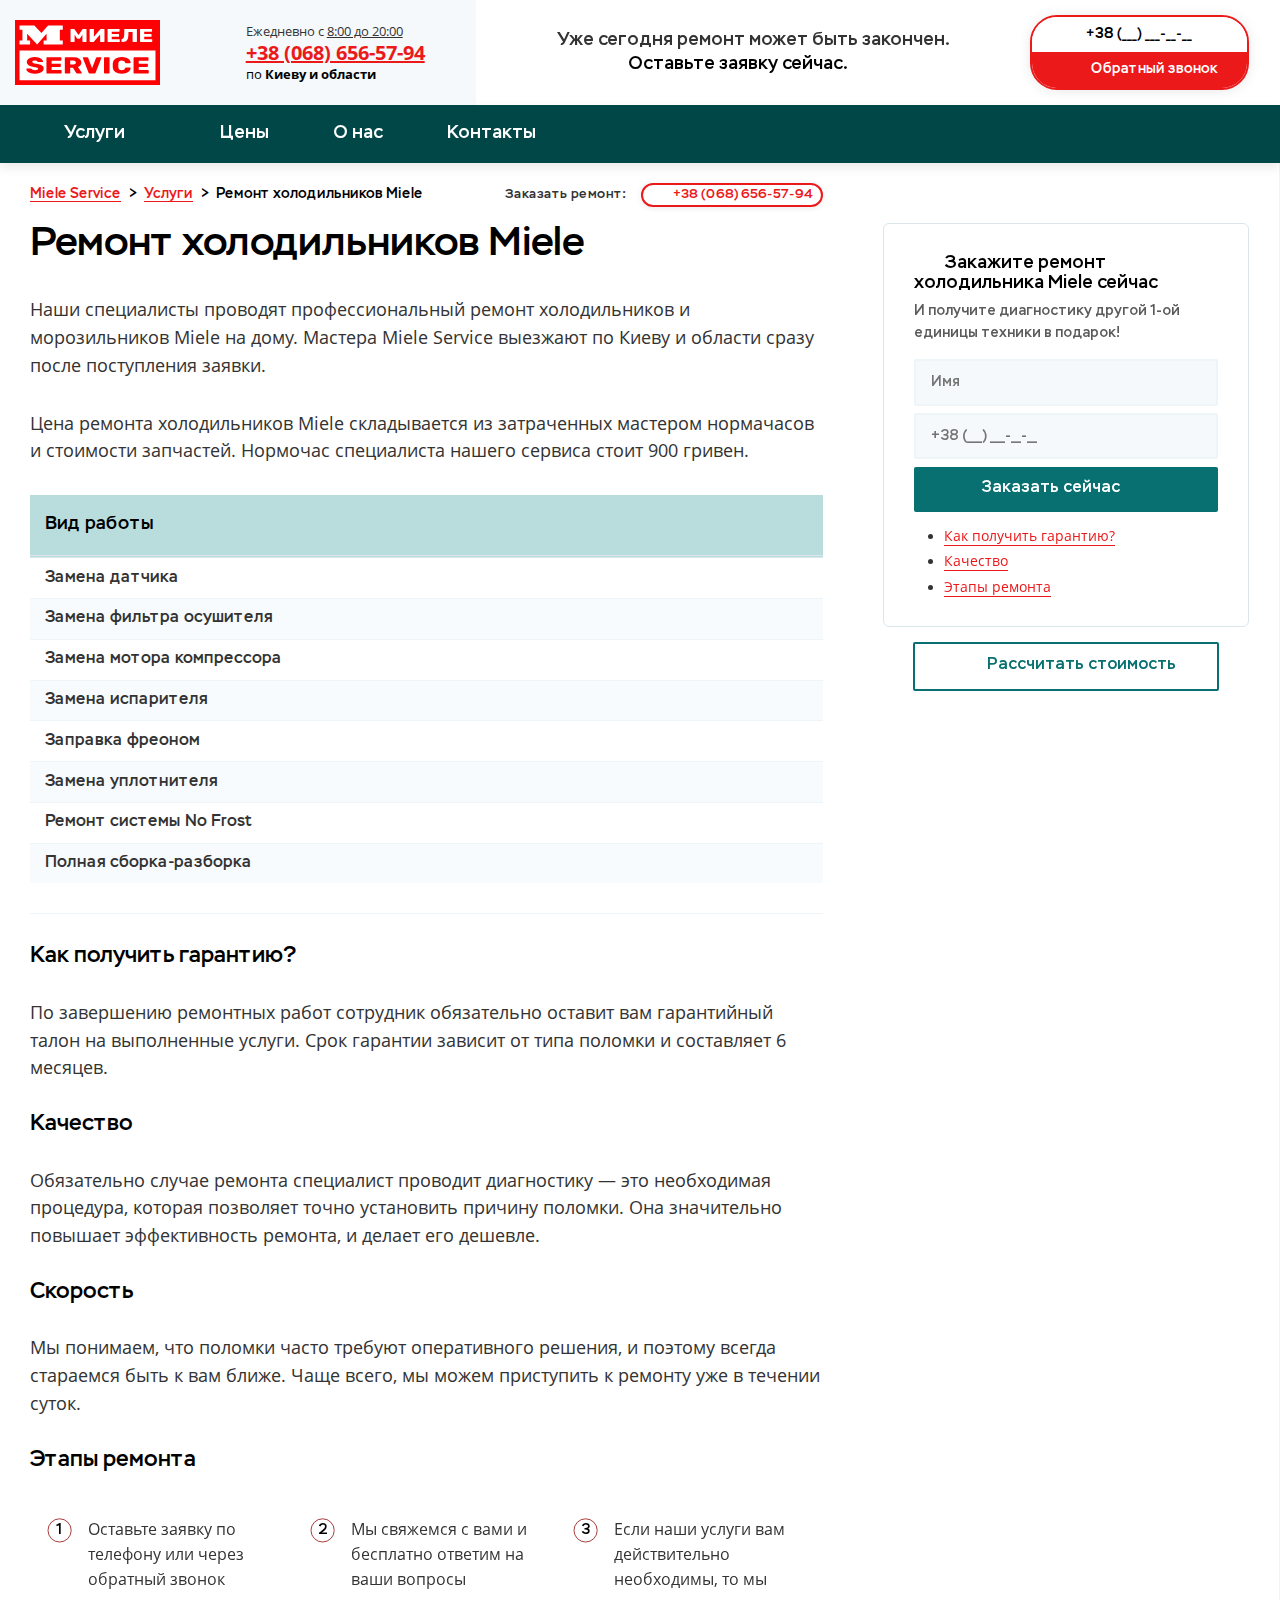
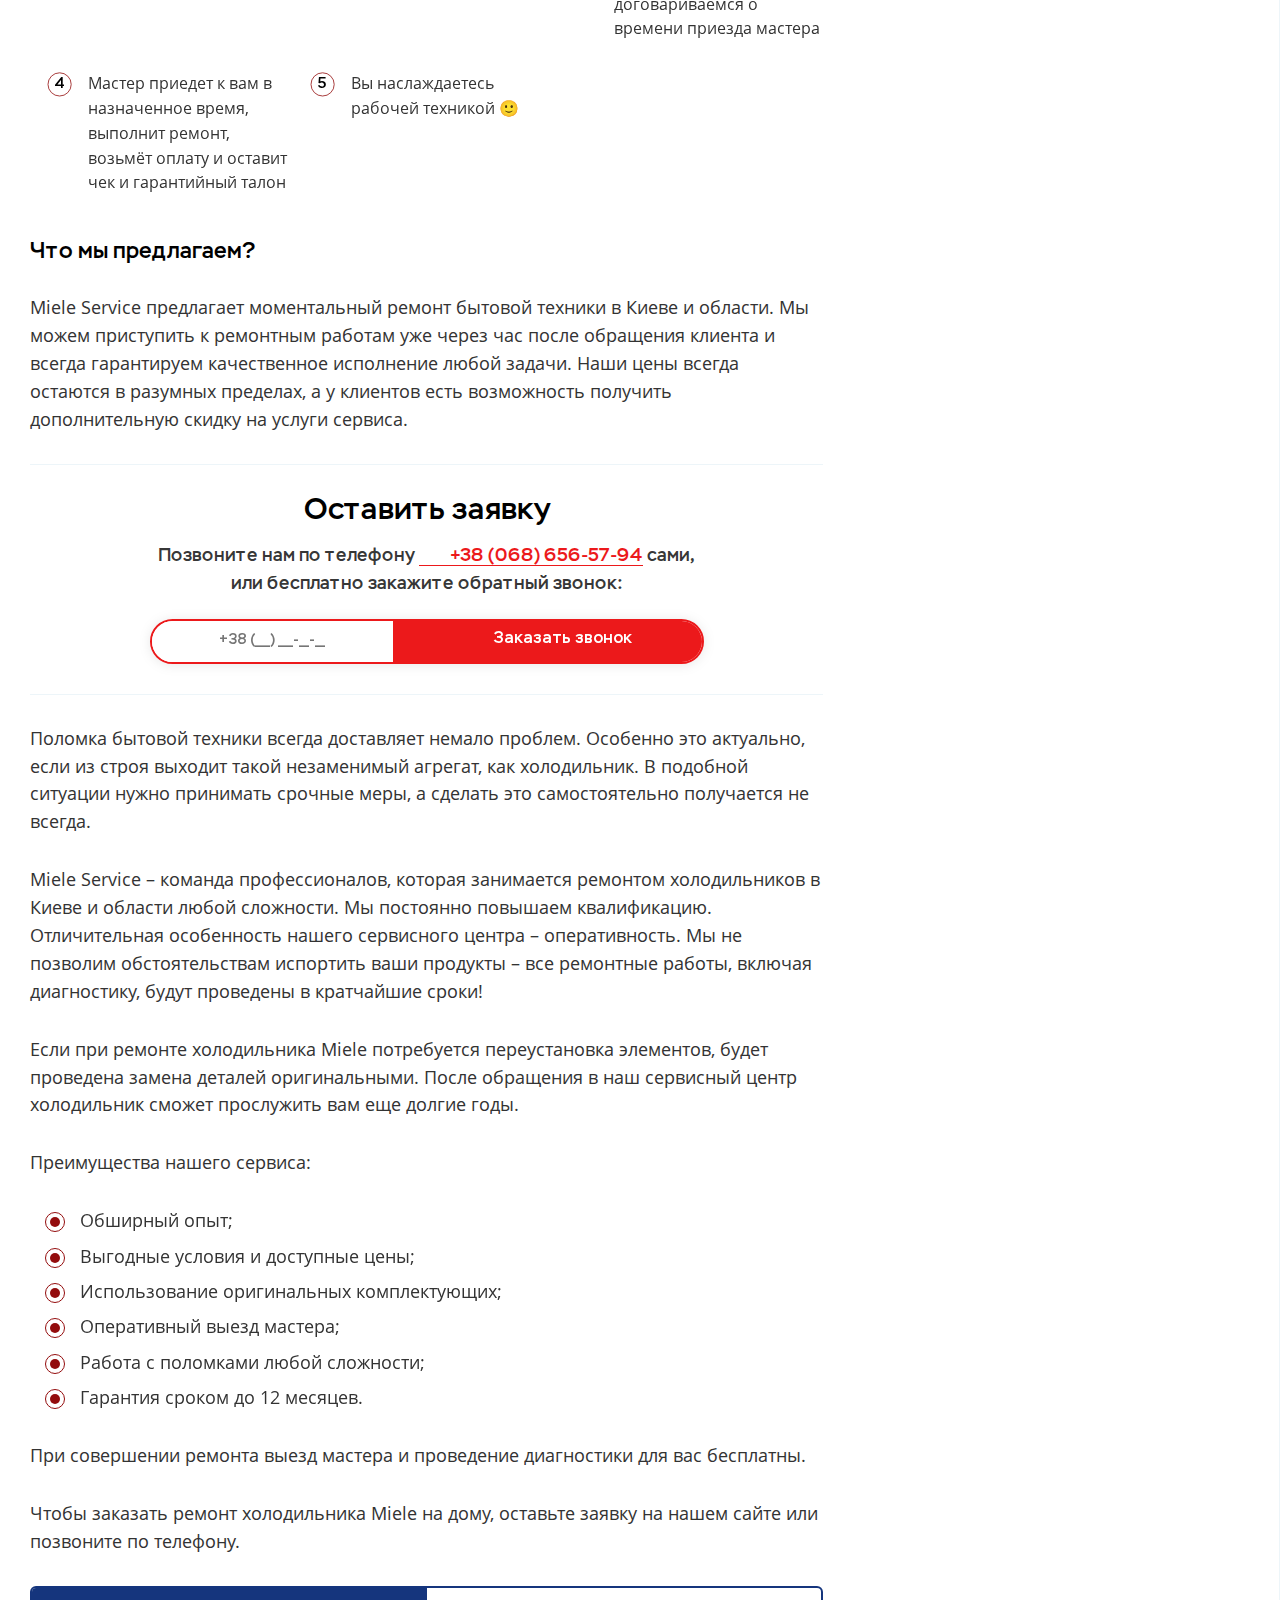
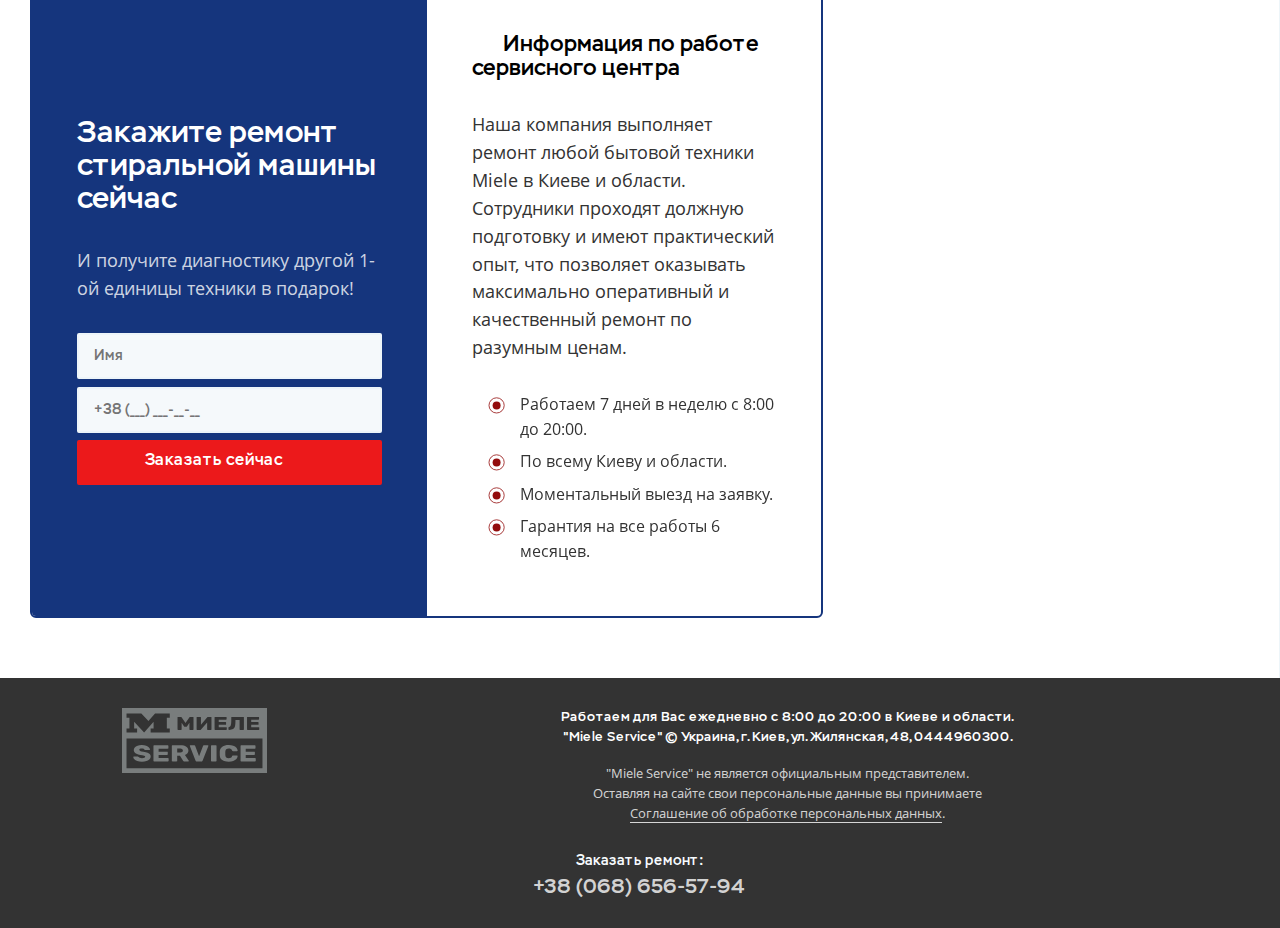
<file: services/remont-holodilnikov.html>
<!doctype html>
<html lang="ru-RU" prefix="og: http://ogp.me/ns# fb: http://ogp.me/ns/fb# article: http://ogp.me/ns/article#">
	<head>
		<!-- МЕТА -->
		<meta property="og:type" content="article">
		<meta charset="utf-8">
		<meta property="og:locale" content="ru_RU">
		<meta name="viewport" content="width=device-width, user-scalable=no, initial-scale=1.0, maximum-scale=1.0, minimum-scale=1.0">
		<meta http-equiv="X-UA-Compatible" content="ie=edge">
		<meta property="og:url" content="https://the.andrew.pp.ua/services/remont-holodilnikov">
		<title>Ремонт холодильников Miele | Miele Service — Ремонт техники Миле в Киеве и области</title>
		<meta property="og:title" content="Ремонт холодильников Miele">
		<meta property="twitter:title" content="Ремонт холодильников Miele">
		<meta property="og:site_name" content="Miele Service — Ремонт техники Миле в Киеве и области">
		<meta name="description" content="Миле-Сервис — это гарантия надёжности. Мы выполняем ремонт холодильников в Киеве на дому, и другой бытовой техники Miele.">
		<meta property="og:description" content="Миле-Сервис — это гарантия надёжности. Мы выполняем ремонт холодильников в Киеве на дому, и другой бытовой техники Miele.">
		<meta property="twitter:description" content="Миле-Сервис — это гарантия надёжности. Мы выполняем ремонт холодильников в Киеве на дому, и другой бытовой техники Miele.">
		<meta name="keywords" content="ремонт холодильника Miele, ремонт техники в Киеве и области, Миле Сервис">
		<!-- ГРАФИКА -->
		<meta name="fk:svg:icon" content="https://the.andrew.pp.ua/wp-content/themes/space-x/fk/assets/img-icon/icon">
		<link rel="image_src" href="../assets/miele/web/cover/cover.jpeg">
		<meta property="og:image" content="https://the.andrew.pp.ua/assets/miele/web/cover/cover.jpeg">
		<meta property="vk:image" content="https://the.andrew.pp.ua/assets/miele/web/cover/cover.jpeg">
		<meta property="twitter:image" content="https://the.andrew.pp.ua/assets/miele/web/cover/cover.jpeg">
		<meta property="og:image:width" content="600">
		<meta property="og:image:height" content="350">
		<meta name="twitter:card" content="summary_large_image">
		<meta name="twitter:image:alt" content="Ремонт холодильников Miele | Miele Service">
		<!-- FAVICON -->
		<link rel="shortcut icon" href="../assets/miele/web/favicon/favicon.ico">
		<link rel="shortcut icon" href="../assets/miele/web/favicon/favicon.png" type="image/png">
		<link rel="icon" type="image/png" href="../assets/miele/web/favicon/favicon-180x180.png">
		<link rel="apple-touch-icon" href="../assets/miele/web/favicon/favicon-180x180.png">
		<link rel="mask-icon" href="../assets/miele/web/favicon/favicon.svg" color="#149ce2">
		<!-- ПРИЛОЖЕНИЯ -->
		<link rel="manifest" href="../assets/miele/web/manifest.webmanifest">
		<meta name="theme-color" content="#ffffff">
		<!-- Chrome, Firefox OS, Opera -->
		<meta name="msapplication-tile-image" content="/assets/miele/web/favicon/favicon-150x150.png">
		<!-- Windows -->
		<meta name="msapplication-navbutton-color" content="#ffffff">
		<!-- Windows Phone -->
		<meta name="apple-mobile-web-app-status-bar-style" content="#ffffff">
		<!-- iOS Safari -->
		<script type="application/ld+json">
			{
			  "@context" : "http://schema.org",
			  "@type" : "Organization",
			
			  "name" : "Miele Service — Ремонт техники Миле в Киеве и области",
			  "url" : "https://the.andrew.pp.ua",
			  "logo" : "https://the.andrew.pp.ua/assets/miele/web/cover/cover.jpeg",
			  "telephone" : "+38 (068) 656-57-94",
			  "address": {
			      "@type": "PostalAddress",
			      "addressLocality": "Украина, г. Киев",
			      "streetAddress": "ул. Жилянская, 48",
			      "postalCode": "02000"
			    }
			}
		</script>
		<!-- ПОДДЕРЖКА HTML5 -->
		<!--[if lt IE 9]>
		<script>
			document.createElement("header");
			document.createElement("footer");
			document.createElement("section");
			document.createElement("aside");
			document.createElement("nav");
			document.createElement("article");
			document.createElement("hgroup");
			document.createElement("time");
		</script>
		<noscript>
			<strong>Внимание!</strong>
			Поскольку ваш браузер не поддерживает HTML5, некоторые элементы воспроизводятся с помощью JScript.
			Однако в вашем браузере скрипты отключены, пожалуйста, включите их, чтобы браузер смог отобразить данную страницу.
		</noscript>
		<![endif]-->
		<link rel="preload" href="/wp-content/themes/space-x/fk/assets/fonts/stem-medium/stem-medium-regular/stem-medium-regular.woff2" as="font" />
		<link rel="preload" href="/wp-content/themes/space-x/fk/assets/fonts/stem-medium/stem-medium-italic/stem-medium-italic.woff2" as="font" />
		<link rel="preload" href="/wp-content/themes/space-x/fk/assets/fonts/opensans/opensans-regular/opensans-regular.woff2" as="font" />
		<link rel="preload" href="/wp-content/themes/space-x/fk/assets/fonts/opensans/opensans-bold/opensans-bold.woff2" as="font" />
		<link rel="preload" href="/wp-content/themes/space-x/style.css" as="style" />
		<link rel="preload" href="/wp-content/themes/space-x/fk.js" as="script" />
		<script>
			let fkReadyCallback = fkReadyCallbackLock();
			
			function fkReadyCallbackLock () {
			    let funcs = [
			        function () {
			          console.log( "Ready callback is running!" );
			        },
			    ];
			
			    return function( callback ) {
			        if( callback ){
			            funcs.push(callback);
			        } else {
			            for( let i = 0; i < funcs.length; i++ ){
			                funcs[i]();
			            }
			        }
			    }
			}
		</script><!-- Global site tag (gtag.js) - Google Analytics -->
		<script async src="https://www.googletagmanager.com/gtag/js?id=UA-127965500-3"></script>
		<script>
			window.dataLayer = window.dataLayer || [];
			function gtag(){dataLayer.push(arguments);}
			gtag('js', new Date());
			
			gtag('config', 'UA-127965500-3', {'send_page_view': false});
		</script>
		<script>
			function initRingostat(){return;
			  if (typeof(ga) !== 'undefined') {
			    ga('gtag_UA_127965500_3.require','ringostat');
			    gtag('event', 'page_view');
			    (function (d,s,u,e,p) {
			      p=d.getElementsByTagName(s)[0],e=d.createElement(s),e.async=1,e.src=u,p.parentNode.insertBefore(e, p);
			    })(document, 'script', 'https://script.ringostat.com/v4/eb/ebf7dd389603dadf722629525e898f1ea2ddb849.js');
			  } else {
			    setTimeout(initRingostat,200);
			  }
			}
			initRingostat();
		</script><!-- Yandex.Metrika counter -->
		<script>   var yaParams = {ip_adress: "77.222.156.62"} </script>
		<script type="text/javascript" >
			(function (d, w, c) {
			  (w[c] = w[c] || []).push(function() {
			    try {
			      w.yaCounter51195980 = new Ya.Metrika2({
			        id:51195980,
			        params:window.yaParams,
			        triggerEvent:true,
			        clickmap:true,
			        trackLinks:true,
			        accurateTrackBounce:true,
			        webvisor:true,
			        ecommerce:"dataLayer"
			      });
			    } catch(e) { }
			  });
			
			  var n = d.getElementsByTagName("script")[0],
			    s = d.createElement("script"),
			    f = function () { n.parentNode.insertBefore(s, n); };
			  s.type = "text/javascript";
			  s.async = true;
			  s.src = "https://mc.yandex.ru/metrika/tag.js";
			
			  if (w.opera == "[object Opera]") {
			    d.addEventListener("DOMContentLoaded", f, false);
			  } else { f(); }
			})(document, window, "yandex_metrika_callbacks2");
		</script>
		<noscript>
			<div><img src="https://mc.yandex.ru/watch/51195980" style="position:absolute; left:-9999px;" alt="" /></div>
		</noscript>
		<!-- /Yandex.Metrika counter --><script>
			(function(w, d, s, h, id) {return;
			    w.roistatProjectId = id; w.roistatHost = h;
			    var p = d.location.protocol == "https:" ? "https://" : "http://";
			    var u = /^.*roistat_visit=[^;]+(.*)?$/.test(d.cookie) ? "/dist/module.js" : "/api/site/1.0/"+id+"/init";
			    var js = d.createElement(s); js.charset="UTF-8"; js.async = 1; js.src = p+h+u; var js2 = d.getElementsByTagName(s)[0]; js2.parentNode.insertBefore(js, js2);
			})(window, document, 'script', 'cloud.roistat.com', '84d1bf327e79eaac5a6ce365d1b5ec1e');
		</script>
		<link rel='stylesheet' id='tablepress-default-css'  href='/wp-content/plugins/tablepress/css/default.min.css?ver=1.12' type='text/css' media='all' />
		<link rel="canonical" href="remont-holodilnikov.html" />
		<link rel="alternate" type="application/json+oembed" href="/wp-json/oembed/1.0/embed?url=https%3A%2F%2Fthe.andrew.pp.ua%2Fservices%2Fremont-holodilnikov" />
		<link rel="alternate" type="text/xml+oembed" href="/wp-json/oembed/1.0/embed?url=https%3A%2F%2Fthe.andrew.pp.ua%2Fservices%2Fremont-holodilnikov&#038;format=xml" />
	</head>
	<body>
		<div id="fk-preload"></div>
		<style>#fk-preload{transition:opacity .5s}#fk-preload div{position:fixed;top:0;bottom:0;left:0;right:0;z-index:99999999999;background-color:#fff}#fk-preload img{position:fixed;top:50%;left:50%;transform:translate(-50%,-50%);width:250px}</style>
		<script>
			var fkPreload = document.getElementById("fk-preload");
			var div = document.createElement( "div" );
			fkPreload.append( div );
			
			window.addEventListener('DOMContentLoaded', function(){
			    setTimeout( function(){
			        fkPreload.style.opacity = "0";
			    }, 150);
			} );
			
			fkPreload.addEventListener("transitionend", function(){
			    fkPreload.remove();
			});
		</script>
		<header class="layout-header ">
			<div class="layout-header__container">
				<div class="layout-header__grid fk-grid-3 fk-grid-md-5 fk-grid-sm-2 fk-grid-xs-1 fk-grid-mr-1 fk-grid_padding">
					<div class="layout-header-logo col-md-2 layout-header-logo_bg-light fk-center-y">
						<div class="fk-grid fk-grid_flexible">
							<div class="logo fk-center-y">
								<a href="/" title="Сервисный центр по ремонту бытовой техники Miele Service"><img src="../assets/miele/logo.svg" alt="Логотип Miele Service"></a>
							</div>
							<div class="fk-center-y">
								<div class="layout-header-group tel">
									<div class="layout-header-group__text">Ежедневно с <u>8:00 до 20:00</u> <b class="text-xs"><br>в Киеве и области.</b></div>
									<a class="layout-header-group__title call_phone_miele" href="tel:+38 (068) 656-57-94">+38 (068) 656-57-94</a>
									<div class="layout-header-group__subtitle">по <b>Киеву и области</b></div>
								</div>
							</div>
						</div>
					</div>
					<div class="layout-header-slogan col-md-2 fk-center-y">
						<div>
							<div>Уже сегодня ремонт может быть закончен.</div>
							<div id="layout-header-slogan-link" class="link">Оставьте заявку сейчас. <i class="fk-icon-stroke-right fk-icon-dark-darken" fk-icon="lonicons/md/arrow-forward"></i></div>
							<a class="phone-xs call_phone_miele" href="tel:+38 (068) 656-57-94">
							<i class="fk-icon-stroke-left fk-icon-color-cta" fk-icon="lonicons/md/call"></i>
							+38 (068) 656-57-94              </a>
						</div>
						<script>
							window.addEventListener('DOMContentLoaded', function(){
							    document.getElementById("layout-header-slogan-link").addEventListener( "click", function () {
							        document.getElementById("layout-header-input-tel").focus();
							    } );
							} );
						</script>
					</div>
					<div class="col-sm-2 fk-center-y">
						<form action="https://the.andrew.pp.ua/order.php" method="post" class="callback callback_md callback_center">
							<input id="layout-header-input-tel" type="tel" placeholder="+38 (___) ___-__-__" name="field-phone" required>
							<button class="fk-btn-cta">
							<i class="fk-icon-stroke-left" fk-icon="lonicons/md/call"></i>
							Обратный звонок    </button>
							<input type="hidden" name="sx-post-auto-send" value="true">
							<input type="hidden" name="sx-post-order-type" value="callback">
						</form>
						<script>
							window.addEventListener('DOMContentLoaded', function(){
							    var html = document.documentElement;
							    var body = document.body;
							    var scrollTop = html.scrollTop || body && body.scrollTop || 0;
							    scrollTop -= html.clientTop;
							
							    if( scrollTop <= 21 )
							        document.getElementById("layout-header-input-tel").focus();
							} );
						</script>
					</div>
				</div>
			</div>
		</header>
		<section class="nav-header fk-bg-color-prim-darken fk-shadow-box">
			<div class="fk-container-lg">
				<div class="nav-header__grid fk-grid-5 fk-grid-xs-2 fk-grid-mr-2">
					<nav class="col-4 fk-center-y">
						<ul class="fk-navs fk-navs-media fk-navs_inverse fk-navs_fz-mg" id="">
							<li class=' sub-menu'>
								<a href='/services.html' rel='' title='Услуги'>Услуги</a>
								<ul>
									<li class=' '><a href='/services/remont-stiralnyh-mashin.html' rel='' title='Ремонт стиральных машин Miele'><span>Ремонт стиральных машин Miele</span></a></li>
									<li class=' '><a href='/services/remont-holodilnikov.html' rel='' title='Ремонт холодильников Miele'><span>Ремонт холодильников Miele</span></a></li>
									<li class=' '><a href='/services/remont-kofemashin.html' rel='' title='Ремонт кофемашин Miele'><span>Ремонт кофемашин Miele</span></a></li>
									<li class=' '><a href='/services/remont-posudomoechnyh-mashin.html' rel='' title='Ремонт посудомоечных машин Miele'><span>Ремонт посудомоечных машин Miele</span></a></li>
									<li class=' '><a href='/services/remont-mikrovolnovyh-pechej.html' rel='' title='Ремонт микроволновых печей Miele'><span>Ремонт микроволновых печей Miele</span></a></li>
									<li class=' '><a href='/services/remont-varochnyh-panelej.html' rel='' title='Ремонт варочных панелей Miele'><span>Ремонт варочных панелей Miele</span></a></li>
									<li class=' '><a href='/services/remont-duhovyh-shkafov.html' rel='' title='Ремонт духовых шкафов Miele'><span>Ремонт духовых шкафов Miele</span></a></li>
									<li class=' '><a href='/services/remont-vytyazhnyh-shkafov.html' rel='' title='Ремонт вытяжных шкафов Miele'><span>Ремонт вытяжных шкафов Miele</span></a></li>
									<li class=' '><a href='/services/remont-sushilnyh-mashin.html' rel='' title='Ремонт сушильных машин Miele'><span>Ремонт сушильных машин Miele</span></a></li>
								</ul>
							</li>
							<li class=' '><a href='/more/prices.html' rel='' title='Цены'>Цены</a></li>
							<li class=' '><a href='/more/about.html' rel='nofollow' title='О нас'>О нас</a></li>
							<li class=' '><a href='/contacts.html' rel='nofollow' title='Контакты'>Контакты</a></li>
						</ul>
					</nav>
					<div class="nav-header__call fk-text-inverse-h">
						<a class="fk-btn-cta fk-btn-sm call_phone_miele" href="tel:+38 (068) 656-57-94">
						<i class="fk-icon-stroke-left" fk-icon="lonicons/md/call"></i>
						+38 (068) 656-57-94              </a>
					</div>
				</div>
			</div>
		</section>
		<script>
			fkReadyCallback( function () {
			    fk.navs( {
			        "navs" : "fk-navs-media",
			        "icon" : "<i class='fk-icon-stroke-right fk-icon-sm' fk-icon='fill/arrow-down'></i>"
			    } );
			
			    fk.sticky( "nav-header" );
			} );
		</script>
		<section class="template-service">
			<div class="fk-grid-3 fk-grid-sm-1 fk-grid-xs-1 fk-grid-mr-1">
				<div class="template-service__content col-2">
					<section class="breadcrumbs ">
						<div class="breadcrumbs__grid fk-grid fk-grid_flexible">
							<div class="breadcrumbs__crumbs" itemscope itemtype="https://schema.org/BreadcrumbList">
								<!-- Breadcrumb NavXT 6.4.0 -->
								<span itemprop="itemListElement" itemscope itemtype="https://schema.org/ListItem" typeof="ListItem">
									<a itemprop="item" typeof="WebPage" title="Ремонт бытовой техники Miele Service" href="/" class="home" ><span itemprop="name">Miele Service</span></a>
									<meta itemprop="position" content="1">
								</span>
								&gt; 
								<span itemprop="itemListElement" itemscope itemtype="https://schema.org/ListItem" typeof="ListItem">
									<a itemprop="item" typeof="WebPage" title="Услуги" href="../services.html" class="post post-services-archive" >
									<span itemprop="name">Услуги</span>
									</a>
									<meta itemprop="position" content="2">
								</span>
								&gt; 
								<span class="post post-services current-item" itemprop="itemListElement" itemscope="" itemtype="https://schema.org/ListItem" typeof="ListItem">
									<span itemprop="name">Ремонт холодильников Miele</span>
									<meta itemprop="position" content="3">
								</span>
							</div>
							<div class="breadcrumbs__call">
								<span>Заказать ремонт: </span>
								<a class="call_phone_miele" href='tel:+38 (068) 656-57-94'><i class='fk-icon-stroke-left fk-icon-color-cta' fk-icon='lonicons/md/call'></i> +38 (068) 656-57-94</a>
							</div>
						</div>
					</section>
					<section class="article">
						<header>
							<h1>Ремонт холодильников Miele</h1>
							<p>Наши специалисты проводят профессиональный ремонт холодильников и морозильников Miele на дому. Мастера Miele Service выезжают по Киеву и области сразу после поступления заявки.</p>
							<p>Цена ремонта холодильников Miele складывается из затраченных мастером нормачасов и стоимости запчастей. Нормочас специалиста нашего сервиса стоит 900 гривен.</p>
						</header>
						
						<section class="prices ">
							<div class="prices__table">
								<table>
									<thead>
										<tr>
											<td>Вид работы</td>
										</tr>
									</thead>
									<tbody>
											<tr><td>Замена датчика</td></tr>
											<tr><td>Замена фильтра осушителя</td></tr>
											<tr><td>Замена мотора компрессора</td></tr>
											<tr><td>Замена испарителя</td></tr>
											<tr><td>Заправка фреоном</td></tr>
											<tr><td>Замена уплотнителя</td></tr>
											<tr><td>Ремонт системы No Frost</td></tr>
											<tr><td>Полная сборка-разборка</td></tr>
									</tbody>
								</table>
							</div>
						</section>
						<div class="fk-divider mt-md mb-md"></div>
						<section class="section-faq ">
							<h3 id='how-to-get-guarantee'>Как получить гарантию?</h3>
							<p>По завершению ремонтных работ сотрудник обязательно оставит вам гарантийный талон на выполненные услуги. Срок гарантии зависит от типа поломки и составляет 6 месяцев.</p>
							<h3 id='how-to-get-discount'>Качество</h3>
							<p>Обязательно случае ремонта специалист проводит диагностику — это необходимая процедура, которая позволяет точно установить причину поломки. Она значительно повышает эффективность ремонта, и делает его дешевле.</p>
							<h3 id='our-speed'>Скорость</h3>
							<p>Мы понимаем, что поломки часто требуют оперативного решения, и поэтому всегда стараемся быть к вам ближе. Чаще всего, мы можем приступить к ремонту уже в течении суток.</p>
							<h3 id='steps-of-work'>Этапы ремонта</h3>
							<ol>
								<li>Оставьте заявку по телефону или через обратный звонок</li>
								<li>Мы свяжемся с вами и бесплатно ответим на ваши вопросы</li>
								<li>Если наши услуги вам действительно необходимы, то мы договариваемся о времени приезда мастера</li>
								<li>Мастер приедет к вам в назначенное время, выполнит ремонт, возьмёт оплату и оставит чек и гарантийный талон</li>
								<li>Вы наслаждаетесь рабочей техникой 🙂</li>
							</ol>
							<h3 id='what-do-we-offer'>Что мы предлагаем?</h3>
							<p>Miele Service предлагает моментальный ремонт бытовой техники в Киеве и области. Мы можем приступить к ремонтным работам уже через час после обращения клиента и всегда гарантируем качественное исполнение любой задачи. Наши цены всегда остаются в разумных пределах, а у клиентов есть возможность получить дополнительную скидку на услуги сервиса.</p>
						</section>
						<script>
							fkReadyCallback(function () {
							    var ol = document.querySelectorAll( ".section-faq ol" );
							    _.each(ol, function (item) {
							        item.classList.add( "divided-3", "sx-list-ol", "sx-list-lg" );
							    });
							});
						</script>
						<section class="order-box ">
							<h2 class='title'>Оставить заявку</h2>
							<p class='subtitle'>Позвоните нам по телефону <a class='call_phone_miele' href='tel:+38 (068) 656-57-94'><i class='fk-icon-stroke-left fk-icon-color-cta' fk-icon='lonicons/md/call'></i> +38 (068) 656-57-94</a> сами, <br>или бесплатно закажите обратный звонок:</p>
							<div class="order-box__callback">
								<form action="https://the.andrew.pp.ua/order.php" method="post" class="callback callback_center">
									<input id="" type="tel" placeholder="+38 (___) ___-__-__" name="field-phone" required>
									<button class="fk-btn-cta">
									<i class="fk-icon-stroke-left" fk-icon="lonicons/md/call"></i>
									Заказать звонок    </button>
									<input type="hidden" name="sx-post-auto-send" value="true">
									<input type="hidden" name="sx-post-order-type" value="callback">
								</form>
							</div>
						</section>
						<article class='content'>
							<p>Поломка бытовой техники всегда доставляет немало проблем. Особенно это актуально, если из строя выходит такой незаменимый агрегат, как холодильник. В подобной ситуации нужно принимать срочные меры, а сделать это самостоятельно получается не всегда.</p>
							<p>Miele Service – команда профессионалов, которая занимается ремонтом холодильников в Киеве и области любой сложности. Мы постоянно повышаем квалификацию. Отличительная особенность нашего сервисного центра – оперативность. Мы не позволим обстоятельствам испортить ваши продукты – все ремонтные работы, включая диагностику, будут проведены в кратчайшие сроки!</p>
							<p>Если при ремонте холодильника Miele потребуется переустановка элементов, будет проведена замена деталей оригинальными. После обращения в наш сервисный центр холодильник сможет прослужить вам еще долгие годы.</p>
							<p>Преимущества нашего сервиса:</p>
							<ul>
								<li>Обширный опыт;</li>
								<li>Выгодные условия и доступные цены;</li>
								<li>Использование оригинальных комплектующих;</li>
								<li>Оперативный выезд мастера;</li>
								<li>Работа с поломками любой сложности;</li>
								<li>Гарантия сроком до 12 месяцев.</li>
							</ul>
							<p>При совершении ремонта выезд мастера и проведение диагностики для вас бесплатны.</p>
							<p>Чтобы заказать ремонт холодильника Miele на дому, оставьте заявку на нашем сайте или позвоните по телефону.</p>
						</article>
						<section class="form-double">
							<div class="form-double__grid fk-grid-2 fk-grid-xs-1 fk-grid-mr-1">
								<div class="form-double__form fk-center-y">
									<div>
										<header>
											<h2 class="fk-text-inverse-h">Закажите ремонт стиральной машины сейчас</h2>
											<p class="fk-text-inverse-p">И получите диагностику другой 1-ой единицы техники в подарок!</p>
										</header>
										<form action="https://the.andrew.pp.ua/order.php" method="post" class="form">
											<input type="text" placeholder="Имя" name="field-name">
											<input type="tel" placeholder="+38 (___) ___-__-__" name="field-phone" required>
											<div class="fk-btn-box fk-btn-box_extend">
												<button class="fk-btn-cta">Заказать сейчас <i class="fk-icon-stroke-right" fk-icon="lonicons/md/arrow-forward"></i></button>
											</div>
											<input type="hidden" name="sx-post-auto-send" value="true">
											<input type="hidden" name="sx-post-order-type" value="request">
										</form>
									</div>
								</div>
								<div class="form-double__content">
									<h3><i class="fk-icon-stroke-left fk-icon-color-cta-darken" fk-icon="lonicons/md/information-circle-outline"></i>Информация по работе сервисного центра</h3>
									<p>Наша компания выполняет ремонт любой бытовой техники Miele в Киеве и области. Сотрудники проходят должную подготовку и имеют практический опыт, что позволяет оказывать максимально оперативный и качественный ремонт по разумным ценам.</p>
									<ul class="sx-list-ul sx-list-lg">
										<li>Работаем 7 дней в неделю с 8:00 до 20:00.</li>
										<li>По всему Киеву и области.</li>
										<li>Моментальный выезд на заявку.</li>
										<li>Гарантия на все работы 6 месяцев.</li>
									</ul>
								</div>
							</div>
						</section>
					</section>
				</div>
				<aside class="template-service__aside md-after-display">
					<div class="fk-js-sticky-box" data-additional-elem="">
						<section class="form-aside ">
							<div class="form-aside__frame">
								<header>
									<h4 class="title"><i class="fk-icon-stroke-left fk-icon-color-cta-darken" fk-icon="lonicons/md/flame"></i> Закажите ремонт холодильника Miele сейчас</h4>
									<p>И получите диагностику другой 1-ой единицы техники в подарок!</p>
								</header>
								<form class="form" action="https://the.andrew.pp.ua/order.php" method="post">
									<input type="text" placeholder="Имя" name="field-name">
									<input type="tel" placeholder="+38 (___) ___-__-__" name="field-phone" required>
									<div class="fk-btn-box fk-btn-box_extend">
										<button class="fk-btn-prim">Заказать сейчас <i class="fk-icon-stroke-right" fk-icon="lonicons/md/arrow-forward"></i></button>
									</div>
									<input type="hidden" name="sx-post-auto-send" value="true">
									<input type="hidden" name="sx-post-order-type" value="callback">
								</form>
								<ul>
									<li><a href='remont-holodilnikov.html#how-to-get-guarantee'>Как получить гарантию?</a></li>
									<li><a href='remont-holodilnikov.html#how-to-get-discount'>Качество</a></li>
									<li><a href='remont-holodilnikov.html#steps-of-work'>Этапы ремонта</a></li>
								</ul>
							</div>
							<div class="form-aside__btns fk-btn-box fk-btn-box_extend">
								<a href="/order.php" class="fk-btn-prim-linear"><i class="fk-icon-stroke-left" fk-icon="lonicons/md/calculator"></i>Рассчитать стоимость</a>
							</div>
						</section>
					</div>
				</aside>
			</div>
		</section>
		<link rel="stylesheet" href="/wp-content/themes/space-x/style.css">
		<section id="section-cookies" class="section-cookies hidden">
			<span>Чтобы сайт был удобней, мы используем Сookies.</span>
			<button id="section-cookies-button" class="fk-btn-prim-linear fk-btn-sm">Спасибо!</button>
		</section>
		<script>
			fkReadyCallback( function () {
			    var cookies = document.getElementById("section-cookies"),
			        button = document.getElementById("section-cookies-button");
			
			    // Отключаем уведомление
			    button.addEventListener("click", function () {
			        cookies.classList.add( "disabled" );
			        setCookie( "cookies-agree", "agree", 2021 );
			    });
			
			    // Скрываем уведомление в верхней части экрана
			    window.addEventListener('scroll', function(){
			        var html = document.documentElement;
			        var body = document.body;
			        var scrollTop = html.scrollTop || body && body.scrollTop || 0;
			        scrollTop -= html.clientTop;
			
			        ( scrollTop > 350 ) ?
			            cookies.classList.remove( "hidden" ) :
			            cookies.classList.add( "hidden" );
			    } );
			} );
			
			function setCookie( name, value, exp_y, exp_m, exp_d, path, domain, secure ){
			    var cookie_string = name + "=" + escape ( value );
			    if ( exp_y ) {
			        var expires = new Date ( exp_y, exp_m, exp_d );
			        cookie_string += "; expires=" + expires.toGMTString();
			    }
			    if ( path )
			        cookie_string += "; path=" + escape ( path );
			    if ( domain )
			        cookie_string += "; domain=" + escape ( domain );
			    if ( secure )
			        cookie_string += "; secure";
			    document.cookie = cookie_string;
			}
		</script>
		<div class="fk-modal fk-container-xs" data-modal-target="read-later">
			<section class="fk-section fk-section_sm br-box">
				<div class="pl-sm pr-sm">
					<header class="fk-section__title">
						<h3>Отложите статью на потом, если нет времени читать.</h3>
						<p class="fk-font-subtitle mb-xs">
							Для этого просто скопируйте ссылку ниже и сохраните в удобное место:
						</p>
						<div class="fk-grid-3 fk-grid-mr-1 fk-grid_padding">
							<div class="col-2" style="margin-bottom:15px!important;">
								<input id="read-later-link" type="text" readonly>
							</div>
							<button id="read-later-copy" class="fk-btn-prim">Скопировать</button>
						</div>
					</header>
				</div>
			</section>
		</div>
		<script>
			fkReadyCallback(function () {
			    var link = document.getElementById("read-later-link"),
			        copy = document.getElementById("read-later-copy");
			    link.value = window.location.origin + window.location.pathname;
			    copy.addEventListener("click", function () {
			        sxCopyToClipboard(link);
			        copy.innerHTML = "Скопировано!";
			        copy.classList.remove("fk-btn-prim");
			        copy.classList.add("fk-btn-default");
			        setTimeout(function () {
			            copy.innerHTML = "Скопировать";
			            copy.classList.remove("fk-btn-default");
			            copy.classList.add("fk-btn-prim");
			            fk.modal.toggle();
			        }, 2000);
			    });
			});
			
			function sxCopyToClipboard(elem) {
			    // create hidden text element, if it doesn't already exist
			    var targetId = "_hiddenCopyText_";
			    var isInput = elem.tagName === "INPUT" || elem.tagName === "TEXTAREA";
			    var origSelectionStart, origSelectionEnd;
			    if (isInput) {
			        // can just use the original source element for the selection and copy
			        target = elem;
			        origSelectionStart = elem.selectionStart;
			        origSelectionEnd = elem.selectionEnd;
			    } else {
			        // must use a temporary form element for the selection and copy
			        target = document.getElementById(targetId);
			        if (!target) {
			            var target = document.createElement("textarea");
			            target.style.position = "absolute";
			            target.style.left = "-9999px";
			            target.style.top = "0";
			            target.id = targetId;
			            document.body.appendChild(target);
			        }
			        target.textContent = elem.textContent;
			    }
			    // select the content
			    var currentFocus = document.activeElement;
			    target.focus();
			    target.setSelectionRange(0, target.value.length);
			
			    // copy the selection
			    var succeed;
			    try {
			        succeed = document.execCommand("copy");
			    } catch(e) {
			        succeed = false;
			    }
			    // restore original focus
			    if (currentFocus && typeof currentFocus.focus === "function") {
			        currentFocus.focus();
			    }
			
			    if (isInput) {
			        // restore prior selection
			        elem.setSelectionRange(origSelectionStart, origSelectionEnd);
			    } else {
			        // clear temporary content
			        target.textContent = "";
			    }
			    return succeed;
			}
		</script>
		<footer class="layout-footer fk-bg-dark">
			<div class="fk-container-lg">
				<div class="fk-grid-5 fk-grid-md-4 fk-grid-sm-4 fk-grid-xs-4 fk-grid-mr-1 fk-grid_padding">
					<div class="layout-footer__logo lg-before-text-center">
						<a href="/" title="Сервисный центр по ремонту бытовой техники Miele Service"><img src="../assets/miele/logo-inverse.svg" alt="Логотип Miele Service"></a>
					</div>
					<div class="layout-footer__call col-3 col-3 col-md-3 col-sm-3 col-xs-3">
						<p class="fk-ff-title fk-text-inverse-h">
							Работаем для Вас ежедневно с 8:00 до 20:00 в Киеве и области. <br class="sm-after-display">
							"Miele Service" © Украина, г. Киев, ул. Жилянская, 48, 0444960300.
						</p>
						<p class="fk-text-inverse-p">
							"Miele Service" не является официальным представителем. <br>
							Оставляя на сайте свои персональные данные вы принимаете <br class="sm-after-display"><a href="/more/legal" rel="nofollow">Соглашение об обработке персональных данных</a>.
						</p>
					</div>
					<div class="layout-footer__contacts fk-text-inverse text-right lg-before-text-center col-md-4 col-sm-4 col-xs-4">
						<h4>Заказать ремонт:</h4>
						<a class='call_phone_miele' href='tel:+38 (068) 656-57-94'>+38 (068) 656-57-94</a>      
					</div>
				</div>
			</div>
		</footer>
		<script>
			!function(e){"function"==typeof define&&define.amd?define("inputmask.dependencyLib",e):"object"==typeof exports?module.exports=e():e()}(function(){function e(e,t){for(var n=0,i=e.length;n<i;n++)if(e[n]===t)return n;return-1}function t(e){return null==e?e+"":"object"==typeof e||"function"==typeof e?a[a.toString.call(e)]||"object":typeof e}function n(e){return null!=e&&e===e.window}function i(e){var i="length"in e&&e.length,o=t(e);return"function"!==o&&!n(e)&&(!(1!==e.nodeType||!i)||("array"===o||0===i||"number"==typeof i&&i>0&&i-1 in e))}function o(e){return e instanceof Element}function r(e){return e instanceof r?e:this instanceof r?void(void 0!==e&&null!==e&&e!==window&&(this[0]=e.nodeName?e:void 0!==e[0]&&e[0].nodeName?e[0]:document.querySelector(e),void 0!==this[0]&&null!==this[0]&&(this[0].eventRegistry=this[0].eventRegistry||{}))):new r(e)}for(var a={},l="Boolean Number String Function Array Date RegExp Object Error".split(" "),s=0;s<l.length;s++)a["[object "+l[s]+"]"]=l[s].toLowerCase();return r.prototype={on:function(e,t){function n(e,n){r.addEventListener?r.addEventListener(e,t,!1):r.attachEvent&&r.attachEvent("on"+e,t),i[e]=i[e]||{},i[e][n]=i[e][n]||[],i[e][n].push(t)}if(o(this[0]))for(var i=this[0].eventRegistry,r=this[0],a=e.split(" "),l=0;l<a.length;l++){var s=a[l].split("."),f=s[0],c=s[1]||"global";n(f,c)}return this},off:function(e,t){function n(e,t,n){if(e in r==!0)if(a.removeEventListener?a.removeEventListener(e,n,!1):a.detachEvent&&a.detachEvent("on"+e,n),"global"===t)for(var i in r[e])r[e][i].splice(r[e][i].indexOf(n),1);else r[e][t].splice(r[e][t].indexOf(n),1)}function i(e,n){var i,o,a=[];if(e.length>0)if(void 0===t)for(i=0,o=r[e][n].length;i<o;i++)a.push({ev:e,namespace:n&&n.length>0?n:"global",handler:r[e][n][i]});else a.push({ev:e,namespace:n&&n.length>0?n:"global",handler:t});else if(n.length>0)for(var l in r)for(var s in r[l])if(s===n)if(void 0===t)for(i=0,o=r[l][s].length;i<o;i++)a.push({ev:l,namespace:s,handler:r[l][s][i]});else a.push({ev:l,namespace:s,handler:t});return a}if(o(this[0]))for(var r=this[0].eventRegistry,a=this[0],l=e.split(" "),s=0;s<l.length;s++)for(var f=l[s].split("."),c=i(f[0],f[1]),u=0,v=c.length;u<v;u++)n(c[u].ev,c[u].namespace,c[u].handler);return this},trigger:function(e){if(o(this[0]))for(var t=this[0].eventRegistry,n=this[0],i="string"==typeof e?e.split(" "):[e.type],a=0;a<i.length;a++){var l=i[a].split("."),s=l[0],f=l[1]||"global";if(void 0!==document&&"global"===f){var c,u,v={bubbles:!1,cancelable:!0,detail:Array.prototype.slice.call(arguments,1)};if(document.createEvent){try{c=new CustomEvent(s,v)}catch(e){c=document.createEvent("CustomEvent"),c.initCustomEvent(s,v.bubbles,v.cancelable,v.detail)}e.type&&r.extend(c,e),n.dispatchEvent(c)}else c=document.createEventObject(),c.eventType=s,e.type&&r.extend(c,e),n.fireEvent("on"+c.eventType,c)}else if(void 0!==t[s])if(arguments[0]=arguments[0].type?arguments[0]:r.Event(arguments[0]),"global"===f)for(var p in t[s])for(u=0;u<t[s][p].length;u++)t[s][p][u].apply(n,arguments);else for(u=0;u<t[s][f].length;u++)t[s][f][u].apply(n,arguments)}return this},position:function(){if(o(this[0]))return{top:this[0].offsetTop,left:this[0].offsetLeft}}},r.isFunction=function(e){return"function"===t(e)},r.noop=function(){},r.isArray=Array.isArray,r.inArray=function(t,n,i){return null==n?-1:e(n,t,i)},r.valHooks=void 0,r.isPlainObject=function(e){return"object"===t(e)&&!e.nodeType&&!n(e)&&!(e.constructor&&!a.hasOwnProperty.call(e.constructor.prototype,"isPrototypeOf"))},r.extend=function(){var e,t,n,i,o,a,l=arguments[0]||{},s=1,f=arguments.length,c=!1;for("boolean"==typeof l&&(c=l,l=arguments[s]||{},s++),"object"==typeof l||r.isFunction(l)||(l={}),s===f&&(l=this,s--);s<f;s++)if(null!=(e=arguments[s]))for(t in e)n=l[t],i=e[t],l!==i&&(c&&i&&(r.isPlainObject(i)||(o=r.isArray(i)))?(o?(o=!1,a=n&&r.isArray(n)?n:[]):a=n&&r.isPlainObject(n)?n:{},l[t]=r.extend(c,a,i)):void 0!==i&&(l[t]=i));return l},r.each=function(e,t){var n,o=0;if(i(e))for(var r=e.length;o<r&&(n=t.call(e[o],o,e[o]),n!==!1);o++);else for(o in e)if(n=t.call(e[o],o,e[o]),n===!1)break;return e},r.map=function(e,t){var n,o=0,r=e.length,a=i(e),l=[];if(a)for(;o<r;o++)n=t(e[o],o),null!=n&&l.push(n);else for(o in e)n=t(e[o],o),null!=n&&l.push(n);return[].concat(l)},r.data=function(e,t,n){return void 0===n?e.__data?e.__data[t]:null:(e.__data=e.__data||{},void(e.__data[t]=n))},r.Event=function(e,t){t=t||{bubbles:!1,cancelable:!1,detail:void 0};var n=document.createEvent("CustomEvent");return n.initCustomEvent(e,t.bubbles,t.cancelable,t.detail),n},r.Event.prototype=window.Event.prototype,window.dependencyLib=r,r});
			!function(e){"function"==typeof define&&define.amd?define("inputmask",["inputmask.dependencyLib"],e):"object"==typeof exports?module.exports=e(require("./inputmask.dependencyLib")):e(window.dependencyLib||jQuery)}(function(e){function t(i,a){return this instanceof t?(e.isPlainObject(i)?a=i:(a=a||{},a.alias=i),this.el=void 0,this.opts=e.extend(!0,{},this.defaults,a),this.maskset=void 0,this.noMasksCache=a&&void 0!==a.definitions,this.userOptions=a||{},this.events={},this.dataAttribute="data-inputmask",this.isRTL=this.opts.numericInput,void n(this.opts.alias,a,this.opts)):new t(i,a)}function n(t,i,a){var o=a.aliases[t];return o?(o.alias&&n(o.alias,void 0,a),e.extend(!0,a,o),e.extend(!0,a,i),!0):(null===a.mask&&(a.mask=t),!1)}function i(n,i){function a(n,a,o){if(null!==n&&""!==n){if(1===n.length&&o.greedy===!1&&0!==o.repeat&&(o.placeholder=""),o.repeat>0||"*"===o.repeat||"+"===o.repeat){var r="*"===o.repeat?0:"+"===o.repeat?1:o.repeat;n=o.groupmarker.start+n+o.groupmarker.end+o.quantifiermarker.start+r+","+o.repeat+o.quantifiermarker.end}var s;return void 0===t.prototype.masksCache[n]||i===!0?(s={mask:n,maskToken:t.prototype.analyseMask(n,o),validPositions:{},_buffer:void 0,buffer:void 0,tests:{},metadata:a,maskLength:void 0},i!==!0&&(t.prototype.masksCache[o.numericInput?n.split("").reverse().join(""):n]=s,s=e.extend(!0,{},t.prototype.masksCache[o.numericInput?n.split("").reverse().join(""):n]))):s=e.extend(!0,{},t.prototype.masksCache[o.numericInput?n.split("").reverse().join(""):n]),s}}var o;if(e.isFunction(n.mask)&&(n.mask=n.mask(n)),e.isArray(n.mask)){if(n.mask.length>1){n.keepStatic=null===n.keepStatic||n.keepStatic;var r=n.groupmarker.start;return e.each(n.numericInput?n.mask.reverse():n.mask,function(t,i){r.length>1&&(r+=n.groupmarker.end+n.alternatormarker+n.groupmarker.start),r+=void 0===i.mask||e.isFunction(i.mask)?i:i.mask}),r+=n.groupmarker.end,a(r,n.mask,n)}n.mask=n.mask.pop()}return n.mask&&(o=void 0===n.mask.mask||e.isFunction(n.mask.mask)?a(n.mask,n.mask,n):a(n.mask.mask,n.mask,n)),o}function a(n,i,o){function u(e,t,n){t=t||0;var i,a,r,s=[],l=0,c=p();W=void 0!==q?q.maxLength:void 0,W===-1&&(W=void 0);do e===!0&&d().validPositions[l]?(r=d().validPositions[l],a=r.match,i=r.locator.slice(),s.push(n===!0?r.input:n===!1?a.nativeDef:j(l,a))):(r=m(l,i,l-1),a=r.match,i=r.locator.slice(),(o.jitMasking===!1||l<c||"number"==typeof o.jitMasking&&isFinite(o.jitMasking)&&o.jitMasking>l)&&s.push(n===!1?a.nativeDef:j(l,a))),l++;while((void 0===W||l<W)&&(null!==a.fn||""!==a.def)||t>l);return""===s[s.length-1]&&s.pop(),d().maskLength=l+1,s}function d(){return i}function f(e){var t=d();t.buffer=void 0,e!==!0&&(t._buffer=void 0,t.validPositions={},t.p=0)}function p(e,t,n){var i=-1,a=-1,o=n||d().validPositions;void 0===e&&(e=-1);for(var r in o){var s=parseInt(r);o[s]&&(t||null!==o[s].match.fn)&&(s<=e&&(i=s),s>=e&&(a=s))}return i!==-1&&e-i>1||a<e?i:a}function v(t,n,i,a){function r(e){var t=d().validPositions[e];if(void 0!==t&&null===t.match.fn){var n=d().validPositions[e-1],i=d().validPositions[e+1];return void 0!==n&&void 0!==i}return!1}var s,l=t,c=e.extend(!0,{},d().validPositions),u=!1;for(d().p=t,s=n-1;s>=l;s--)void 0!==d().validPositions[s]&&(i!==!0&&(!d().validPositions[s].match.optionality&&r(s)||o.canClearPosition(d(),s,p(),a,o)===!1)||delete d().validPositions[s]);for(f(!0),s=l+1;s<=p();){for(;void 0!==d().validPositions[l];)l++;if(s<l&&(s=l+1),void 0===d().validPositions[s]&&A(s))s++;else{var v=m(s);u===!1&&c[l]&&c[l].match.def===v.match.def?(d().validPositions[l]=e.extend(!0,{},c[l]),d().validPositions[l].input=v.input,delete d().validPositions[s],s++):g(l,v.match.def)?_(l,v.input||j(s),!0)!==!1&&(delete d().validPositions[s],s++,u=!0):A(s)||(s++,l--),l++}}f(!0)}function h(e,t){for(var n,i=e,a=p(),r=d().validPositions[a]||y(0)[0],s=void 0!==r.alternation?r.locator[r.alternation].toString().split(","):[],l=0;l<i.length&&(n=i[l],!(n.match&&(o.greedy&&n.match.optionalQuantifier!==!0||(n.match.optionality===!1||n.match.newBlockMarker===!1)&&n.match.optionalQuantifier!==!0)&&(void 0===r.alternation||r.alternation!==n.alternation||void 0!==n.locator[r.alternation]&&w(n.locator[r.alternation].toString().split(","),s)))||t===!0&&(null!==n.match.fn||/[0-9a-bA-Z]/.test(n.match.def)));l++);return n}function m(e,t,n){return d().validPositions[e]||h(y(e,t?t.slice():t,n))}function k(e){return d().validPositions[e]?d().validPositions[e]:y(e)[0]}function g(e,t){for(var n=!1,i=y(e),a=0;a<i.length;a++)if(i[a].match&&i[a].match.def===t){n=!0;break}return n}function y(t,n,i){function a(n,i,r,s){function c(r,s,f){function h(t,n){var i=0===e.inArray(t,n.matches);return i||e.each(n.matches,function(e,a){if(a.isQuantifier===!0&&(i=h(t,n.matches[e-1])))return!1}),i}function k(t,n,i){var a,o;return(d().tests[t]||d().validPositions[t])&&e.each(d().tests[t]||[d().validPositions[t]],function(e,t){var r=void 0!==i?i:t.alternation,s=void 0!==t.locator[r]?t.locator[r].toString().indexOf(n):-1;(void 0===o||s<o)&&s!==-1&&(a=t,o=s)}),a?a.locator.slice((void 0!==i?i:a.alternation)+1):void 0!==i?k(t,n):void 0}function g(e,n){return null===e.match.fn&&null!==n.match.fn&&n.match.fn.test(e.match.def,d(),t,!1,o,!1)}if(u>1e4)throw"Inputmask: There is probably an error in your mask definition or in the code. Create an issue on github with an example of the mask you are using. "+d().mask;if(u===t&&void 0===r.matches)return p.push({match:r,locator:s.reverse(),cd:m}),!0;if(void 0!==r.matches){if(r.isGroup&&f!==r){if(r=c(n.matches[e.inArray(r,n.matches)+1],s))return!0}else if(r.isOptional){var y=r;if(r=a(r,i,s,f)){if(l=p[p.length-1].match,!h(l,y))return!0;v=!0,u=t}}else if(r.isAlternator){var b,P=r,E=[],C=p.slice(),w=s.length,_=i.length>0?i.shift():-1;if(_===-1||"string"==typeof _){var A,x=u,M=i.slice(),O=[];if("string"==typeof _)O=_.split(",");else for(A=0;A<P.matches.length;A++)O.push(A);for(var S=0;S<O.length;S++){if(A=parseInt(O[S]),p=[],i=k(u,A,w)||M.slice(),r=c(P.matches[A]||n.matches[A],[A].concat(s),f)||r,r!==!0&&void 0!==r&&O[O.length-1]<P.matches.length){var j=e.inArray(r,n.matches)+1;n.matches.length>j&&(r=c(n.matches[j],[j].concat(s.slice(1,s.length)),f),r&&(O.push(j.toString()),e.each(p,function(e,t){t.alternation=s.length-1})))}b=p.slice(),u=x,p=[];for(var D=0;D<b.length;D++){var T=b[D],I=!1;T.alternation=T.alternation||w;for(var G=0;G<E.length;G++){var L=E[G];if(("string"!=typeof _||e.inArray(T.locator[T.alternation].toString(),O)!==-1)&&(T.match.def===L.match.def||g(T,L))){I=T.match.nativeDef===L.match.nativeDef,T.alternation==L.alternation&&L.locator[L.alternation].toString().indexOf(T.locator[T.alternation])===-1&&(L.locator[L.alternation]=L.locator[L.alternation]+","+T.locator[T.alternation],L.alternation=T.alternation,null==T.match.fn&&(L.na=L.na||T.locator[T.alternation].toString(),L.na.indexOf(T.locator[T.alternation])===-1&&(L.na=L.na+","+T.locator[T.alternation])));break}}I||E.push(T)}}"string"==typeof _&&(E=e.map(E,function(t,n){if(isFinite(n)){var i,a=t.alternation,o=t.locator[a].toString().split(",");t.locator[a]=void 0,t.alternation=void 0;for(var r=0;r<o.length;r++)i=e.inArray(o[r],O)!==-1,i&&(void 0!==t.locator[a]?(t.locator[a]+=",",t.locator[a]+=o[r]):t.locator[a]=parseInt(o[r]),t.alternation=a);if(void 0!==t.locator[a])return t}})),p=C.concat(E),u=t,v=p.length>0,i=M.slice()}else r=c(P.matches[_]||n.matches[_],[_].concat(s),f);if(r)return!0}else if(r.isQuantifier&&f!==n.matches[e.inArray(r,n.matches)-1])for(var B=r,F=i.length>0?i.shift():0;F<(isNaN(B.quantifier.max)?F+1:B.quantifier.max)&&u<=t;F++){var N=n.matches[e.inArray(B,n.matches)-1];if(r=c(N,[F].concat(s),N)){if(l=p[p.length-1].match,l.optionalQuantifier=F>B.quantifier.min-1,h(l,N)){if(F>B.quantifier.min-1){v=!0,u=t;break}return!0}return!0}}else if(r=a(r,i,s,f))return!0}else u++}for(var f=i.length>0?i.shift():0;f<n.matches.length;f++)if(n.matches[f].isQuantifier!==!0){var h=c(n.matches[f],[f].concat(r),s);if(h&&u===t)return h;if(u>t)break}}function r(t){var n=[];return e.isArray(t)||(t=[t]),t.length>0&&(void 0===t[0].alternation?(n=h(t.slice()).locator.slice(),0===n.length&&(n=t[0].locator.slice())):e.each(t,function(e,t){if(""!==t.def)if(0===n.length)n=t.locator.slice();else for(var i=0;i<n.length;i++)t.locator[i]&&n[i].toString().indexOf(t.locator[i])===-1&&(n[i]+=","+t.locator[i])})),n}function s(e){return o.keepStatic&&t>0&&e.length>1+(""===e[e.length-1].match.def?1:0)&&e[0].match.optionality!==!0&&e[0].match.optionalQuantifier!==!0&&null===e[0].match.fn&&!/[0-9a-bA-Z]/.test(e[0].match.def)?[h(e)]:e}var l,c=d().maskToken,u=n?i:0,f=n?n.slice():[0],p=[],v=!1,m=n?n.join(""):"";if(t>-1){if(void 0===n){for(var k,g=t-1;void 0===(k=d().validPositions[g]||d().tests[g])&&g>-1;)g--;void 0!==k&&g>-1&&(f=r(k),m=f.join(""),u=g)}if(d().tests[t]&&d().tests[t][0].cd===m)return s(d().tests[t]);for(var y=f.shift();y<c.length;y++){var b=a(c[y],f,[y]);if(b&&u===t||u>t)break}}return(0===p.length||v)&&p.push({match:{fn:null,cardinality:0,optionality:!0,casing:null,def:"",placeholder:""},locator:[],cd:m}),void 0!==n&&d().tests[t]?s(e.extend(!0,[],p)):(d().tests[t]=e.extend(!0,[],p),s(d().tests[t]))}function b(){return void 0===d()._buffer&&(d()._buffer=u(!1,1),void 0===d().buffer&&d()._buffer.slice()),d()._buffer}function P(e){return void 0!==d().buffer&&e!==!0||(d().buffer=u(!0,p(),!0)),d().buffer}function E(e,t,n){var i;if(e===!0)f(),e=0,t=n.length;else for(i=e;i<t;i++)delete d().validPositions[i];for(i=e;i<t;i++)f(!0),n[i]!==o.skipOptionalPartCharacter&&_(i,n[i],!0,!0)}function C(e,n,i){switch(o.casing||n.casing){case"upper":e=e.toUpperCase();break;case"lower":e=e.toLowerCase();break;case"title":var a=d().validPositions[i-1];e=0===i||a&&a.input===String.fromCharCode(t.keyCode.SPACE)?e.toUpperCase():e.toLowerCase()}return e}function w(t,n){for(var i=o.greedy?n:n.slice(0,1),a=!1,r=0;r<t.length;r++)if(e.inArray(t[r],i)!==-1){a=!0;break}return a}function _(n,i,a,r,s){function l(e){var t=z?e.begin-e.end>1||e.begin-e.end===1&&o.insertMode:e.end-e.begin>1||e.end-e.begin===1&&o.insertMode;return t&&0===e.begin&&e.end===d().maskLength?"full":t}function c(t,i,a){var s=!1;return e.each(y(t),function(c,u){for(var h=u.match,m=i?1:0,k="",g=h.cardinality;g>m;g--)k+=O(t-(g-1));if(i&&(k+=i),P(!0),s=null!=h.fn?h.fn.test(k,d(),t,a,o,l(n)):(i===h.def||i===o.skipOptionalPartCharacter)&&""!==h.def&&{c:h.placeholder||h.def,pos:t},s!==!1){var y=void 0!==s.c?s.c:i;y=y===o.skipOptionalPartCharacter&&null===h.fn?h.placeholder||h.def:y;var w=t,A=P();if(void 0!==s.remove&&(e.isArray(s.remove)||(s.remove=[s.remove]),e.each(s.remove.sort(function(e,t){return t-e}),function(e,t){v(t,t+1,!0)})),void 0!==s.insert&&(e.isArray(s.insert)||(s.insert=[s.insert]),e.each(s.insert.sort(function(e,t){return e-t}),function(e,t){_(t.pos,t.c,!0,r)})),s.refreshFromBuffer){var x=s.refreshFromBuffer;if(a=!0,E(x===!0?x:x.start,x.end,A),void 0===s.pos&&void 0===s.c)return s.pos=p(),!1;if(w=void 0!==s.pos?s.pos:t,w!==t)return s=e.extend(s,_(w,y,!0,r)),!1}else if(s!==!0&&void 0!==s.pos&&s.pos!==t&&(w=s.pos,E(t,w,P().slice()),w!==t))return s=e.extend(s,_(w,y,!0)),!1;return(s===!0||void 0!==s.pos||void 0!==s.c)&&(c>0&&f(!0),b(w,e.extend({},u,{input:C(y,h,w)}),r,l(n))||(s=!1),!1)}}),s}function u(t,n,i){var a,s,l,c,u,v,h,m,k=e.extend(!0,{},d().validPositions),g=!1,b=p();for(c=d().validPositions[b];b>=0;b--)if(l=d().validPositions[b],l&&void 0!==l.alternation){if(a=b,s=d().validPositions[a].alternation,c.locator[l.alternation]!==l.locator[l.alternation])break;c=l}if(void 0!==s){m=parseInt(a);var P=void 0!==c.locator[c.alternation||s]?c.locator[c.alternation||s]:h[0];P.length>0&&(P=P.split(",")[0]);var E=d().validPositions[m],C=d().validPositions[m-1];e.each(y(m,C?C.locator:void 0,m-1),function(a,l){h=l.locator[s]?l.locator[s].toString().split(","):[];for(var c=0;c<h.length;c++){var y=[],b=0,C=0,w=!1;if(P<h[c]&&(void 0===l.na||e.inArray(h[c],l.na.split(","))===-1)){d().validPositions[m]=e.extend(!0,{},l);var A=d().validPositions[m].locator;for(d().validPositions[m].locator[s]=parseInt(h[c]),null==l.match.fn?(E.input!==l.match.def&&(w=!0,E.generatedInput!==!0&&y.push(E.input)),C++,d().validPositions[m].generatedInput=!/[0-9a-bA-Z]/.test(l.match.def),d().validPositions[m].input=l.match.def):d().validPositions[m].input=E.input,u=m+1;u<p(void 0,!0)+1;u++)v=d().validPositions[u],v&&v.generatedInput!==!0&&/[0-9a-bA-Z]/.test(v.input)?y.push(v.input):u<t&&b++,delete d().validPositions[u];for(w&&y[0]===l.match.def&&y.shift(),f(!0),g=!0;y.length>0;){var x=y.shift();if(x!==o.skipOptionalPartCharacter&&!(g=_(p(void 0,!0)+1,x,!1,r,!0)))break}if(g){d().validPositions[m].locator=A;var M=p(t)+1;for(u=m+1;u<p()+1;u++)v=d().validPositions[u],(void 0===v||null==v.match.fn)&&u<t+(C-b)&&C++;t+=C-b,g=_(t>M?M:t,n,i,r,!0)}if(g)return!1;f(),d().validPositions=e.extend(!0,{},k)}}})}return g}function k(t,n){var i=d().validPositions[n];if(i)for(var a=i.locator,o=a.length,r=t;r<n;r++)if(void 0===d().validPositions[r]&&!A(r,!0)){var s=y(r),l=s[0],c=-1;e.each(s,function(e,t){for(var n=0;n<o&&void 0!==t.locator[n]&&w(t.locator[n].toString().split(","),a[n].toString().split(","));n++)c<n&&(c=n,l=t)}),b(r,e.extend({},l,{input:l.match.placeholder||l.match.def}),!0)}}function b(t,n,i,a){if(a||o.insertMode&&void 0!==d().validPositions[t]&&void 0===i){var r,s=e.extend(!0,{},d().validPositions),l=p(void 0,!0);for(r=t;r<=l;r++)delete d().validPositions[r];d().validPositions[t]=e.extend(!0,{},n);var c,u=!0,v=d().validPositions,h=!1,m=d().maskLength;for(r=c=t;r<=l;r++){var k=s[r];if(void 0!==k)for(var y=c;y<d().maskLength&&(null===k.match.fn&&v[r]&&(v[r].match.optionalQuantifier===!0||v[r].match.optionality===!0)||null!=k.match.fn);){if(y++,h===!1&&s[y]&&s[y].match.def===k.match.def)d().validPositions[y]=e.extend(!0,{},s[y]),d().validPositions[y].input=k.input,M(y),c=y,u=!0;else if(g(y,k.match.def)){var b=_(y,k.input,!0,!0);u=b!==!1,c=b.caret||b.insert?p():y,h=!0}else u=k.generatedInput===!0;if(d().maskLength<m&&(d().maskLength=m),u)break}if(!u)break}if(!u)return d().validPositions=e.extend(!0,{},s),f(!0),!1}else d().validPositions[t]=e.extend(!0,{},n);return f(!0),!0}function M(t){for(var n=t-1;n>-1&&!d().validPositions[n];n--);var i,a;for(n++;n<t;n++)void 0===d().validPositions[n]&&(o.jitMasking===!1||o.jitMasking>n)&&(a=y(n,m(n-1).locator,n-1).slice(),""===a[a.length-1].match.def&&a.pop(),i=h(a),i&&(i.match.def===o.radixPointDefinitionSymbol||!A(n,!0)||e.inArray(o.radixPoint,P())<n&&i.match.fn&&i.match.fn.test(j(n),d(),n,!1,o))&&(D=c(n,i.match.placeholder||(null==i.match.fn?i.match.def:""!==j(n)?j(n):P()[n]),!0),D!==!1&&(d().validPositions[D.pos||n].generatedInput=!0)))}a=a===!0;var S=n;void 0!==n.begin&&(S=z&&!l(n)?n.end:n.begin);var D=!1,T=e.extend(!0,{},d().validPositions);if(M(S),l(n)&&(F(void 0,t.keyCode.DELETE,n),S=d().p),S<d().maskLength&&(D=c(S,i,a),(!a||r===!0)&&D===!1)){var I=d().validPositions[S];if(!I||null!==I.match.fn||I.match.def!==i&&i!==o.skipOptionalPartCharacter){if((o.insertMode||void 0===d().validPositions[x(S)])&&!A(S,!0)){var G=y(S).slice();""===G[G.length-1].match.def&&G.pop();var L=h(G,!0);L&&null===L.match.fn&&(L=L.match.placeholder||L.match.def,c(S,L,a),d().validPositions[S].generatedInput=!0);for(var B=S+1,N=x(S);B<=N;B++)if(D=c(B,i,a),D!==!1){k(S,void 0!==D.pos?D.pos:B),S=B;break}}}else D={caret:x(S)}}return D===!1&&o.keepStatic&&!a&&s!==!0&&(D=u(S,i,a)),D===!0&&(D={pos:S}),e.isFunction(o.postValidation)&&D!==!1&&!a&&r!==!0&&(D=!!o.postValidation(P(!0),D,o)&&D),void 0===D.pos&&(D.pos=S),D===!1&&(f(!0),d().validPositions=e.extend(!0,{},T)),D}function A(e,t){var n;if(t?(n=m(e).match,""===n.def&&(n=k(e).match)):n=k(e).match,null!=n.fn)return n.fn;if(t!==!0&&e>-1){var i=y(e);return i.length>1+(""===i[i.length-1].match.def?1:0)}return!1}function x(e,t){var n=d().maskLength;if(e>=n)return n;for(var i=e;++i<n&&(t===!0&&(k(i).match.newBlockMarker!==!0||!A(i))||t!==!0&&!A(i)););return i}function M(e,t){var n,i=e;if(i<=0)return 0;for(;--i>0&&(t===!0&&k(i).match.newBlockMarker!==!0||t!==!0&&!A(i)&&(n=y(i),n.length<2||2===n.length&&""===n[1].match.def)););return i}function O(e){return void 0===d().validPositions[e]?j(e):d().validPositions[e].input}function S(t,n,i,a,r){if(a&&e.isFunction(o.onBeforeWrite)){var s=o.onBeforeWrite(a,n,i,o);if(s){if(s.refreshFromBuffer){var l=s.refreshFromBuffer;E(l===!0?l:l.start,l.end,s.buffer||n),n=P(!0)}void 0!==i&&(i=void 0!==s.caret?s.caret:i)}}t.inputmask._valueSet(n.join("")),void 0===i||void 0!==a&&"blur"===a.type?R(t,n,i):I(t,i),r===!0&&(X=!0,e(t).trigger("input"))}function j(e,t){if(t=t||k(e).match,void 0!==t.placeholder)return t.placeholder;if(null===t.fn){if(e>-1&&void 0===d().validPositions[e]){var n,i=y(e),a=[];if(i.length>1+(""===i[i.length-1].match.def?1:0))for(var r=0;r<i.length;r++)if(i[r].match.optionality!==!0&&i[r].match.optionalQuantifier!==!0&&(null===i[r].match.fn||void 0===n||i[r].match.fn.test(n.match.def,d(),e,!0,o)!==!1)&&(a.push(i[r]),null===i[r].match.fn&&(n=i[r]),a.length>1&&/[0-9a-bA-Z]/.test(a[0].match.def)))return o.placeholder.charAt(e%o.placeholder.length)}return t.def}return o.placeholder.charAt(e%o.placeholder.length)}function D(n,i,a,r,s,l){function c(){var e=!1,t=b().slice(h,x(h)).join("").indexOf(v);if(t!==-1&&!A(h)){e=!0;for(var n=b().slice(h,h+t),i=0;i<n.length;i++)if(" "!==n[i]){e=!1;break}}return e}var u=r.slice(),v="",h=0,k=void 0;if(f(),d().p=x(-1),!a)if(o.autoUnmask!==!0){var g=b().slice(0,x(-1)).join(""),y=u.join("").match(new RegExp("^"+t.escapeRegex(g),"g"));y&&y.length>0&&(u.splice(0,y.length*g.length),h=x(h))}else h=x(h);if(e.each(u,function(t,i){if(void 0!==i){var r=new e.Event("keypress");r.which=i.charCodeAt(0),v+=i;var s=p(void 0,!0),l=d().validPositions[s],u=m(s+1,l?l.locator.slice():void 0,s);if(!c()||a||o.autoUnmask){var g=a?t:null==u.match.fn&&u.match.optionality&&s+1<d().p?s+1:d().p;k=ee.keypressEvent.call(n,r,!0,!1,a,g),h=g+1,v=""}else k=ee.keypressEvent.call(n,r,!0,!1,!0,s+1);if(!a&&e.isFunction(o.onBeforeWrite)&&(k=o.onBeforeWrite(r,P(),k.forwardPosition,o),k&&k.refreshFromBuffer)){var y=k.refreshFromBuffer;E(y===!0?y:y.start,y.end,k.buffer),f(!0),k.caret&&(d().p=k.caret)}}}),i){var C=void 0,w=p();document.activeElement===n&&(s||k)&&(C=I(n).begin,s&&k===!1&&(C=x(p(C))),k&&l!==!0&&(C<w+1||w===-1)&&(C=o.numericInput&&void 0===k.caret?M(k.forwardPosition):k.forwardPosition)),S(n,P(),C,s||new e.Event("checkval"))}}function T(t){if(t&&void 0===t.inputmask)return t.value;var n=[],i=d().validPositions;for(var a in i)i[a].match&&null!=i[a].match.fn&&n.push(i[a].input);var r=0===n.length?"":(z?n.reverse():n).join("");if(e.isFunction(o.onUnMask)){var s=(z?P().slice().reverse():P()).join("");r=o.onUnMask(s,r,o)||r}return r}function I(e,t,n,i){function a(e){if(i!==!0&&z&&"number"==typeof e&&(!o.greedy||""!==o.placeholder)){var t=P().join("").length;e=t-e}return e}var s;if("number"!=typeof t)return e.setSelectionRange?(t=e.selectionStart,n=e.selectionEnd):window.getSelection?(s=window.getSelection().getRangeAt(0),s.commonAncestorContainer.parentNode!==e&&s.commonAncestorContainer!==e||(t=s.startOffset,n=s.endOffset)):document.selection&&document.selection.createRange&&(s=document.selection.createRange(),t=0-s.duplicate().moveStart("character",-e.inputmask._valueGet().length),n=t+s.text.length),{begin:a(t),end:a(n)};t=a(t),n=a(n),n="number"==typeof n?n:t;var l=parseInt(((e.ownerDocument.defaultView||window).getComputedStyle?(e.ownerDocument.defaultView||window).getComputedStyle(e,null):e.currentStyle).fontSize)*n;if(e.scrollLeft=l>e.scrollWidth?l:0,r||o.insertMode!==!1||t!==n||n++,e.setSelectionRange)e.selectionStart=t,e.selectionEnd=n;else if(window.getSelection){if(s=document.createRange(),void 0===e.firstChild||null===e.firstChild){var c=document.createTextNode("");e.appendChild(c)}s.setStart(e.firstChild,t<e.inputmask._valueGet().length?t:e.inputmask._valueGet().length),s.setEnd(e.firstChild,n<e.inputmask._valueGet().length?n:e.inputmask._valueGet().length),s.collapse(!0);var u=window.getSelection();u.removeAllRanges(),u.addRange(s)}else e.createTextRange&&(s=e.createTextRange(),s.collapse(!0),s.moveEnd("character",n),s.moveStart("character",t),s.select());R(e,void 0,{begin:t,end:n})}function G(t){var n,i,a=P(),o=a.length,r=p(),s={},l=d().validPositions[r],c=void 0!==l?l.locator.slice():void 0;for(n=r+1;n<a.length;n++)i=m(n,c,n-1),c=i.locator.slice(),s[n]=e.extend(!0,{},i);var u=l&&void 0!==l.alternation?l.locator[l.alternation]:void 0;for(n=o-1;n>r&&(i=s[n],(i.match.optionality||i.match.optionalQuantifier||u&&(u!==s[n].locator[l.alternation]&&null!=i.match.fn||null===i.match.fn&&i.locator[l.alternation]&&w(i.locator[l.alternation].toString().split(","),u.toString().split(","))&&""!==y(n)[0].def))&&a[n]===j(n,i.match));n--)o--;return t?{l:o,def:s[o]?s[o].match:void 0}:o}function L(e){for(var t=G(),n=e.length-1;n>t&&!A(n);n--);return e.splice(t,n+1-t),e}function B(t){if(e.isFunction(o.isComplete))return o.isComplete(t,o);if("*"!==o.repeat){var n=!1,i=G(!0),a=M(i.l);if(void 0===i.def||i.def.newBlockMarker||i.def.optionality||i.def.optionalQuantifier){n=!0;for(var r=0;r<=a;r++){var s=m(r).match;if(null!==s.fn&&void 0===d().validPositions[r]&&s.optionality!==!0&&s.optionalQuantifier!==!0||null===s.fn&&t[r]!==j(r,s)){n=!1;break}}}return n}}function F(n,i,a,r){function s(){if(o.keepStatic){for(var t=[],i=p(-1,!0),a=e.extend(!0,{},d().validPositions),r=d().validPositions[i];i>=0;i--){var s=d().validPositions[i];if(s){if(s.generatedInput!==!0&&/[0-9a-bA-Z]/.test(s.input)&&t.push(s.input),delete d().validPositions[i],void 0!==s.alternation&&s.locator[s.alternation]!==r.locator[s.alternation])break;r=s}}if(i>-1)for(d().p=x(p(-1,!0));t.length>0;){var l=new e.Event("keypress");l.which=t.pop().charCodeAt(0),ee.keypressEvent.call(n,l,!0,!1,!1,d().p)}else d().validPositions=e.extend(!0,{},a)}}if((o.numericInput||z)&&(i===t.keyCode.BACKSPACE?i=t.keyCode.DELETE:i===t.keyCode.DELETE&&(i=t.keyCode.BACKSPACE),z)){var l=a.end;a.end=a.begin,a.begin=l}i===t.keyCode.BACKSPACE&&(a.end-a.begin<1||o.insertMode===!1)?(a.begin=M(a.begin),void 0===d().validPositions[a.begin]||d().validPositions[a.begin].input!==o.groupSeparator&&d().validPositions[a.begin].input!==o.radixPoint||a.begin--):i===t.keyCode.DELETE&&a.begin===a.end&&(a.end=A(a.end,!0)?a.end+1:x(a.end)+1,void 0===d().validPositions[a.begin]||d().validPositions[a.begin].input!==o.groupSeparator&&d().validPositions[a.begin].input!==o.radixPoint||a.end++),v(a.begin,a.end,!1,r),r!==!0&&s();var c=p(a.begin,!0);c<a.begin?d().p=x(c):r!==!0&&(d().p=a.begin)}function N(t){function n(e){var n,i=document.createElement("span");for(var a in r)isNaN(a)&&a.indexOf("font")!==-1&&(i.style[a]=r[a]);i.style.textTransform=r.textTransform,i.style.letterSpacing=r.letterSpacing,i.style.position="absolute",i.style.height="auto",i.style.width="auto",i.style.visibility="hidden",i.style.whiteSpace="nowrap",document.body.appendChild(i);var o,s=t.inputmask._valueGet(),l=0;for(n=0,o=s.length;n<=o;n++){if(i.innerHTML+=s.charAt(n)||"_",i.offsetWidth>=e){var c=e-l,u=i.offsetWidth-e;i.innerHTML=s.charAt(n),c-=i.offsetWidth/3,n=c<u?n-1:n;break}l=i.offsetWidth}return document.body.removeChild(i),n}function i(){V.style.position="absolute",V.style.top=a.top+"px",V.style.left=a.left+"px",V.style.width=parseInt(t.offsetWidth)-parseInt(r.paddingLeft)-parseInt(r.paddingRight)-parseInt(r.borderLeftWidth)-parseInt(r.borderRightWidth)+"px",V.style.height=parseInt(t.offsetHeight)-parseInt(r.paddingTop)-parseInt(r.paddingBottom)-parseInt(r.borderTopWidth)-parseInt(r.borderBottomWidth)+"px",V.style.lineHeight=V.style.height,V.style.zIndex=isNaN(r.zIndex)?-1:r.zIndex-1,V.style.webkitAppearance="textfield",V.style.mozAppearance="textfield",V.style.Appearance="textfield"}var a=e(t).position(),r=(t.ownerDocument.defaultView||window).getComputedStyle(t,null);t.parentNode,V=document.createElement("div"),document.body.appendChild(V);for(var s in r)isNaN(s)&&"cssText"!==s&&s.indexOf("webkit")==-1&&(V.style[s]=r[s]);t.style.backgroundColor="transparent",t.style.color="transparent",t.style.webkitAppearance="caret",t.style.mozAppearance="caret",t.style.Appearance="caret",i(),e(window).on("resize",function(n){a=e(t).position(),r=(t.ownerDocument.defaultView||window).getComputedStyle(t,null),i()}),e(t).on("click",function(e){return I(t,n(e.clientX)),ee.clickEvent.call(this,[e])}),e(t).on("keydown",function(e){e.shiftKey||o.insertMode===!1||setTimeout(function(){R(t)},0)})}function R(e,t,n){function i(){r||null!==l.fn&&void 0!==c.input?r&&null!==l.fn&&void 0!==c.input&&(r=!1,a+="</span>"):(r=!0,a+="<span class='im-static''>")}if(void 0!==V){t=t||P(),void 0===n?n=I(e):void 0===n.begin&&(n={begin:n,end:n});var a="",r=!1;if(""!=t){var s,l,c,u=0,f=p();do u===n.begin&&document.activeElement===e&&(a+="<span class='im-caret' style='border-right-width: 1px;border-right-style: solid;'></span>"),d().validPositions[u]?(c=d().validPositions[u],l=c.match,s=c.locator.slice(),i(),a+=c.input):(c=m(u,s,u-1),l=c.match,s=c.locator.slice(),(o.jitMasking===!1||u<f||"number"==typeof o.jitMasking&&isFinite(o.jitMasking)&&o.jitMasking>u)&&(i(),a+=j(u,l))),u++;while((void 0===W||u<W)&&(null!==l.fn||""!==l.def)||f>u)}V.innerHTML=a}}function K(t){function n(t,n){function i(t){function i(t){if(e.valHooks&&(void 0===e.valHooks[t]||e.valHooks[t].inputmaskpatch!==!0)){var i=e.valHooks[t]&&e.valHooks[t].get?e.valHooks[t].get:function(e){return e.value},a=e.valHooks[t]&&e.valHooks[t].set?e.valHooks[t].set:function(e,t){return e.value=t,e};e.valHooks[t]={get:function(e){if(e.inputmask){if(e.inputmask.opts.autoUnmask)return e.inputmask.unmaskedvalue();var t=i(e);return p(void 0,void 0,e.inputmask.maskset.validPositions)!==-1||n.nullable!==!0?t:""}return i(e)},set:function(t,n){var i,o=e(t);return i=a(t,n),t.inputmask&&o.trigger("setvalue"),i},inputmaskpatch:!0}}}function a(){return this.inputmask?this.inputmask.opts.autoUnmask?this.inputmask.unmaskedvalue():p()!==-1||n.nullable!==!0?document.activeElement===this&&n.clearMaskOnLostFocus?(z?L(P().slice()).reverse():L(P().slice())).join(""):s.call(this):"":s.call(this)}function o(t){l.call(this,t),this.inputmask&&e(this).trigger("setvalue")}function r(t){Y.on(t,"mouseenter",function(t){var n=e(this),i=this,a=i.inputmask._valueGet();a!==P().join("")&&n.trigger("setvalue")})}var s,l;if(!t.inputmask.__valueGet){if(n.noValuePatching!==!0){if(Object.getOwnPropertyDescriptor){"function"!=typeof Object.getPrototypeOf&&(Object.getPrototypeOf="object"==typeof"test".__proto__?function(e){return e.__proto__}:function(e){return e.constructor.prototype});var c=Object.getPrototypeOf?Object.getOwnPropertyDescriptor(Object.getPrototypeOf(t),"value"):void 0;c&&c.get&&c.set?(s=c.get,l=c.set,Object.defineProperty(t,"value",{get:a,set:o,configurable:!0})):"INPUT"!==t.tagName&&(s=function(){return this.textContent},l=function(e){this.textContent=e},Object.defineProperty(t,"value",{get:a,set:o,configurable:!0}))}else document.__lookupGetter__&&t.__lookupGetter__("value")&&(s=t.__lookupGetter__("value"),l=t.__lookupSetter__("value"),t.__defineGetter__("value",a),t.__defineSetter__("value",o));t.inputmask.__valueGet=s,t.inputmask.__valueSet=l}t.inputmask._valueGet=function(e){return z&&e!==!0?s.call(this.el).split("").reverse().join(""):s.call(this.el)},t.inputmask._valueSet=function(e,t){l.call(this.el,null===e||void 0===e?"":t!==!0&&z?e.split("").reverse().join(""):e)},void 0===s&&(s=function(){return this.value},l=function(e){this.value=e},i(t.type),r(t))}}var a=t.getAttribute("type"),o="INPUT"===t.tagName&&e.inArray(a,n.supportsInputType)!==-1||t.isContentEditable||"TEXTAREA"===t.tagName;if(!o)if("INPUT"===t.tagName){var r=document.createElement("input");r.setAttribute("type",a),o="text"===r.type,r=null}else o="partial";return o!==!1&&i(t),o}var i=n(t,o);if(i!==!1&&(q=t,U=e(q),("rtl"===q.dir||o.rightAlign)&&(q.style.textAlign="right"),("rtl"===q.dir||o.numericInput)&&(q.dir="ltr",q.removeAttribute("dir"),q.inputmask.isRTL=!0,z=!0),o.colorMask===!0&&N(q),c&&(q.hasOwnProperty("inputmode")&&(q.inputmode=o.inputmode,q.setAttribute("inputmode",o.inputmode)),"rtfm"===o.androidHack&&(o.colorMask!==!0&&N(q),q.type="password")),Y.off(q),i===!0&&(Y.on(q,"submit",ee.submitEvent),Y.on(q,"reset",ee.resetEvent),Y.on(q,"mouseenter",ee.mouseenterEvent),Y.on(q,"blur",ee.blurEvent),Y.on(q,"focus",ee.focusEvent),Y.on(q,"mouseleave",ee.mouseleaveEvent),o.colorMask!==!0&&Y.on(q,"click",ee.clickEvent),Y.on(q,"dblclick",ee.dblclickEvent),Y.on(q,"paste",ee.pasteEvent),Y.on(q,"dragdrop",ee.pasteEvent),Y.on(q,"drop",ee.pasteEvent),Y.on(q,"cut",ee.cutEvent),Y.on(q,"complete",o.oncomplete),Y.on(q,"incomplete",o.onincomplete),Y.on(q,"cleared",o.oncleared),o.inputEventOnly!==!0&&(Y.on(q,"keydown",ee.keydownEvent),Y.on(q,"keypress",ee.keypressEvent)),Y.on(q,"compositionstart",e.noop),Y.on(q,"compositionupdate",e.noop),Y.on(q,"compositionend",e.noop),Y.on(q,"keyup",e.noop),Y.on(q,"input",ee.inputFallBackEvent)),Y.on(q,"setvalue",ee.setValueEvent),b(),""!==q.inputmask._valueGet()||o.clearMaskOnLostFocus===!1||document.activeElement===q)){var a=e.isFunction(o.onBeforeMask)?o.onBeforeMask(q.inputmask._valueGet(),o)||q.inputmask._valueGet():q.inputmask._valueGet();D(q,!0,!1,a.split(""));var r=P().slice();H=r.join(""),B(r)===!1&&o.clearIncomplete&&f(),o.clearMaskOnLostFocus&&document.activeElement!==q&&(p()===-1?r=[]:L(r)),S(q,r),document.activeElement===q&&I(q,x(p()))}}i=i||this.maskset,o=o||this.opts;var H,U,W,V,Q,q=this.el,z=this.isRTL,Z=!1,X=!1,$=!1,J=!1,Y={on:function(n,i,a){var r=function(n){if(void 0===this.inputmask&&"FORM"!==this.nodeName){var i=e.data(this,"_inputmask_opts");i?new t(i).mask(this):Y.off(this)}else{if("setvalue"===n.type||!(this.disabled||this.readOnly&&!("keydown"===n.type&&n.ctrlKey&&67===n.keyCode||o.tabThrough===!1&&n.keyCode===t.keyCode.TAB))){switch(n.type){case"input":if(X===!0)return X=!1,n.preventDefault();break;case"keydown":Z=!1,X=!1;break;case"keypress":if(Z===!0)return n.preventDefault();Z=!0;break;case"click":if(s||l){var r=this,c=arguments;return setTimeout(function(){a.apply(r,c)},0),!1}}var u=a.apply(this,arguments);return u===!1&&(n.preventDefault(),n.stopPropagation()),u}n.preventDefault()}};n.inputmask.events[i]=n.inputmask.events[i]||[],n.inputmask.events[i].push(r),e.inArray(i,["submit","reset"])!==-1?null!=n.form&&e(n.form).on(i,r):e(n).on(i,r)},off:function(t,n){if(t.inputmask&&t.inputmask.events){var i;n?(i=[],i[n]=t.inputmask.events[n]):i=t.inputmask.events,e.each(i,function(n,i){for(;i.length>0;){var a=i.pop();e.inArray(n,["submit","reset"])!==-1?null!=t.form&&e(t.form).off(n,a):e(t).off(n,a)}delete t.inputmask.events[n]})}}},ee={keydownEvent:function(n){function i(e){var t=document.createElement("input"),n="on"+e,i=n in t;return i||(t.setAttribute(n,"return;"),i="function"==typeof t[n]),t=null,i}var a=this,r=e(a),s=n.keyCode,c=I(a);if(s===t.keyCode.BACKSPACE||s===t.keyCode.DELETE||l&&s===t.keyCode.BACKSPACE_SAFARI||n.ctrlKey&&s===t.keyCode.X&&!i("cut"))n.preventDefault(),F(a,s,c),S(a,P(!0),d().p,n,a.inputmask._valueGet()!==P().join("")),a.inputmask._valueGet()===b().join("")?r.trigger("cleared"):B(P())===!0&&r.trigger("complete");else if(s===t.keyCode.END||s===t.keyCode.PAGE_DOWN){n.preventDefault();var u=x(p());o.insertMode||u!==d().maskLength||n.shiftKey||u--,I(a,n.shiftKey?c.begin:u,u,!0)}else s===t.keyCode.HOME&&!n.shiftKey||s===t.keyCode.PAGE_UP?(n.preventDefault(),I(a,0,n.shiftKey?c.begin:0,!0)):(o.undoOnEscape&&s===t.keyCode.ESCAPE||90===s&&n.ctrlKey)&&n.altKey!==!0?(D(a,!0,!1,H.split("")),r.trigger("click")):s!==t.keyCode.INSERT||n.shiftKey||n.ctrlKey?o.tabThrough===!0&&s===t.keyCode.TAB?(n.shiftKey===!0?(null===k(c.begin).match.fn&&(c.begin=x(c.begin)),c.end=M(c.begin,!0),c.begin=M(c.end,!0)):(c.begin=x(c.begin,!0),c.end=x(c.begin,!0),c.end<d().maskLength&&c.end--),c.begin<d().maskLength&&(n.preventDefault(),I(a,c.begin,c.end))):n.shiftKey||o.insertMode===!1&&(s===t.keyCode.RIGHT?setTimeout(function(){var e=I(a);I(a,e.begin)},0):s===t.keyCode.LEFT&&setTimeout(function(){var e=I(a);I(a,z?e.begin+1:e.begin-1)},0)):(o.insertMode=!o.insertMode,I(a,o.insertMode||c.begin!==d().maskLength?c.begin:c.begin-1));
			        o.onKeyDown.call(this,n,P(),I(a).begin,o),$=e.inArray(s,o.ignorables)!==-1},keypressEvent:function(n,i,a,r,s){var l=this,c=e(l),u=n.which||n.charCode||n.keyCode;if(!(i===!0||n.ctrlKey&&n.altKey)&&(n.ctrlKey||n.metaKey||$))return u===t.keyCode.ENTER&&H!==P().join("")&&(H=P().join(""),setTimeout(function(){c.trigger("change")},0)),!0;if(u){46===u&&n.shiftKey===!1&&","===o.radixPoint&&(u=44);var p,v=i?{begin:s,end:s}:I(l),h=String.fromCharCode(u);d().writeOutBuffer=!0;var m=_(v,h,r);if(m!==!1&&(f(!0),p=void 0!==m.caret?m.caret:i?m.pos+1:x(m.pos),d().p=p),a!==!1){var k=this;if(setTimeout(function(){o.onKeyValidation.call(k,u,m,o)},0),d().writeOutBuffer&&m!==!1){var g=P();S(l,g,o.numericInput&&void 0===m.caret?M(p):p,n,i!==!0),i!==!0&&setTimeout(function(){B(g)===!0&&c.trigger("complete")},0)}}if(n.preventDefault(),i)return m.forwardPosition=p,m}},pasteEvent:function(t){var n,i=this,a=t.originalEvent||t,r=e(i),s=i.inputmask._valueGet(!0),l=I(i);z&&(n=l.end,l.end=l.begin,l.begin=n);var c=s.substr(0,l.begin),u=s.substr(l.end,s.length);if(c===(z?b().reverse():b()).slice(0,l.begin).join("")&&(c=""),u===(z?b().reverse():b()).slice(l.end).join("")&&(u=""),z&&(n=c,c=u,u=n),window.clipboardData&&window.clipboardData.getData)s=c+window.clipboardData.getData("Text")+u;else{if(!a.clipboardData||!a.clipboardData.getData)return!0;s=c+a.clipboardData.getData("text/plain")+u}var d=s;if(e.isFunction(o.onBeforePaste)){if(d=o.onBeforePaste(s,o),d===!1)return t.preventDefault();d||(d=s)}return D(i,!1,!1,z?d.split("").reverse():d.toString().split("")),S(i,P(),x(p()),t,H!==P().join("")),B(P())===!0&&r.trigger("complete"),t.preventDefault()},inputFallBackEvent:function(n){var i=this,a=i.inputmask._valueGet();if(P().join("")!==a){var o=I(i);if(a=a.replace(new RegExp("("+t.escapeRegex(b().join(""))+")*"),""),s){var r=a.replace(P().join(""),"");if(1===r.length){var l=new e.Event("keypress");return l.which=r.charCodeAt(0),ee.keypressEvent.call(i,l,!0,!0,!1,d().validPositions[o.begin-1]?o.begin:o.begin-1),!1}}if(o.begin>a.length&&(I(i,a.length),o=I(i)),P().length-a.length!==1||a.charAt(o.begin)===P()[o.begin]||a.charAt(o.begin+1)===P()[o.begin]||A(o.begin)){for(var c=p()+1,u=b().join("");null===a.match(t.escapeRegex(u)+"$");)u=u.slice(1);a=a.replace(u,""),a=a.split(""),D(i,!0,!1,a,n,o.begin<c),B(P())===!0&&e(i).trigger("complete")}else n.keyCode=t.keyCode.BACKSPACE,ee.keydownEvent.call(i,n);n.preventDefault()}},setValueEvent:function(t){var n=this,i=n.inputmask._valueGet();D(n,!0,!1,(e.isFunction(o.onBeforeMask)?o.onBeforeMask(i,o)||i:i).split("")),H=P().join(""),(o.clearMaskOnLostFocus||o.clearIncomplete)&&n.inputmask._valueGet()===b().join("")&&n.inputmask._valueSet("")},focusEvent:function(e){var t=this,n=t.inputmask._valueGet();o.showMaskOnFocus&&(!o.showMaskOnHover||o.showMaskOnHover&&""===n)&&(t.inputmask._valueGet()!==P().join("")?S(t,P(),x(p())):J===!1&&I(t,x(p()))),o.positionCaretOnTab===!0&&ee.clickEvent.apply(t,[e,!0]),H=P().join("")},mouseleaveEvent:function(e){var t=this;if(J=!1,o.clearMaskOnLostFocus&&document.activeElement!==t){var n=P().slice(),i=t.inputmask._valueGet();i!==t.getAttribute("placeholder")&&""!==i&&(p()===-1&&i===b().join("")?n=[]:L(n),S(t,n))}},clickEvent:function(t,n){function i(t){if(""!==o.radixPoint){var n=d().validPositions;if(void 0===n[t]||n[t].input===j(t)){if(t<x(-1))return!0;var i=e.inArray(o.radixPoint,P());if(i!==-1){for(var a in n)if(i<a&&n[a].input!==j(a))return!1;return!0}}}return!1}var a=this;setTimeout(function(){if(document.activeElement===a){var t=I(a);if(n&&(t.begin=t.end),t.begin===t.end)switch(o.positionCaretOnClick){case"none":break;case"radixFocus":if(i(t.begin)){var r=e.inArray(o.radixPoint,P().join(""));I(a,o.numericInput?x(r):r);break}default:var s=t.begin,l=p(s,!0),c=x(l);if(s<c)I(a,A(s)||A(s-1)?s:x(s));else{var u=j(c);(""!==u&&P()[c]!==u&&k(c).match.optionalQuantifier!==!0||!A(c)&&k(c).match.def===u)&&(c=x(c)),I(a,c)}}}},0)},dblclickEvent:function(e){var t=this;setTimeout(function(){I(t,0,x(p()))},0)},cutEvent:function(n){var i=this,a=e(i),o=I(i),r=n.originalEvent||n,s=window.clipboardData||r.clipboardData,l=z?P().slice(o.end,o.begin):P().slice(o.begin,o.end);s.setData("text",z?l.reverse().join(""):l.join("")),document.execCommand&&document.execCommand("copy"),F(i,t.keyCode.DELETE,o),S(i,P(),d().p,n,H!==P().join("")),i.inputmask._valueGet()===b().join("")&&a.trigger("cleared")},blurEvent:function(t){var n=e(this),i=this;if(i.inputmask){var a=i.inputmask._valueGet(),r=P().slice();H!==r.join("")&&setTimeout(function(){n.trigger("change"),H=r.join("")},0),""!==a&&(o.clearMaskOnLostFocus&&(p()===-1&&a===b().join("")?r=[]:L(r)),B(r)===!1&&(setTimeout(function(){n.trigger("incomplete")},0),o.clearIncomplete&&(f(),r=o.clearMaskOnLostFocus?[]:b().slice())),S(i,r,void 0,t))}},mouseenterEvent:function(e){var t=this;J=!0,document.activeElement!==t&&o.showMaskOnHover&&t.inputmask._valueGet()!==P().join("")&&S(t,P())},submitEvent:function(e){H!==P().join("")&&U.trigger("change"),o.clearMaskOnLostFocus&&p()===-1&&q.inputmask._valueGet&&q.inputmask._valueGet()===b().join("")&&q.inputmask._valueSet(""),o.removeMaskOnSubmit&&(q.inputmask._valueSet(q.inputmask.unmaskedvalue(),!0),setTimeout(function(){S(q,P())},0))},resetEvent:function(e){setTimeout(function(){U.trigger("setvalue")},0)}};if(void 0!==n)switch(n.action){case"isComplete":return q=n.el,B(P());case"unmaskedvalue":return void 0!==q&&void 0===n.value||(Q=n.value,Q=(e.isFunction(o.onBeforeMask)?o.onBeforeMask(Q,o)||Q:Q).split(""),D(void 0,!1,!1,z?Q.reverse():Q),e.isFunction(o.onBeforeWrite)&&o.onBeforeWrite(void 0,P(),0,o)),T(q);case"mask":K(q);break;case"format":return Q=(e.isFunction(o.onBeforeMask)?o.onBeforeMask(n.value,o)||n.value:n.value).split(""),D(void 0,!1,!1,z?Q.reverse():Q),e.isFunction(o.onBeforeWrite)&&o.onBeforeWrite(void 0,P(),0,o),n.metadata?{value:z?P().slice().reverse().join(""):P().join(""),metadata:a.call(this,{action:"getmetadata"},i,o)}:z?P().slice().reverse().join(""):P().join("");case"isValid":n.value?(Q=n.value.split(""),D(void 0,!1,!0,z?Q.reverse():Q)):n.value=P().join("");for(var te=P(),ne=G(),ie=te.length-1;ie>ne&&!A(ie);ie--);return te.splice(ne,ie+1-ne),B(te)&&n.value===P().join("");case"getemptymask":return b().join("");case"remove":if(q){U=e(q),q.inputmask._valueSet(T(q)),Y.off(q);var ae;Object.getOwnPropertyDescriptor&&Object.getPrototypeOf?(ae=Object.getOwnPropertyDescriptor(Object.getPrototypeOf(q),"value"),ae&&q.inputmask.__valueGet&&Object.defineProperty(q,"value",{get:q.inputmask.__valueGet,set:q.inputmask.__valueSet,configurable:!0})):document.__lookupGetter__&&q.__lookupGetter__("value")&&q.inputmask.__valueGet&&(q.__defineGetter__("value",q.inputmask.__valueGet),q.__defineSetter__("value",q.inputmask.__valueSet)),q.inputmask=void 0}return q;case"getmetadata":if(e.isArray(i.metadata)){var oe=u(!0,0,!1).join("");return e.each(i.metadata,function(e,t){if(t.mask===oe)return oe=t,!1}),oe}return i.metadata}}var o=navigator.userAgent,r=/mobile/i.test(o),s=/iemobile/i.test(o),l=/iphone/i.test(o)&&!s,c=/android/i.test(o)&&!s;return t.prototype={defaults:{placeholder:"_",optionalmarker:{start:"[",end:"]"},quantifiermarker:{start:"{",end:"}"},groupmarker:{start:"(",end:")"},alternatormarker:"|",escapeChar:"\\",mask:null,oncomplete:e.noop,onincomplete:e.noop,oncleared:e.noop,repeat:0,greedy:!0,autoUnmask:!1,removeMaskOnSubmit:!1,clearMaskOnLostFocus:!0,insertMode:!0,clearIncomplete:!1,aliases:{},alias:null,onKeyDown:e.noop,onBeforeMask:null,onBeforePaste:function(t,n){return e.isFunction(n.onBeforeMask)?n.onBeforeMask(t,n):t},onBeforeWrite:null,onUnMask:null,showMaskOnFocus:!0,showMaskOnHover:!0,onKeyValidation:e.noop,skipOptionalPartCharacter:" ",numericInput:!1,rightAlign:!1,undoOnEscape:!0,radixPoint:"",radixPointDefinitionSymbol:void 0,groupSeparator:"",keepStatic:null,positionCaretOnTab:!0,tabThrough:!1,supportsInputType:["text","tel","password"],definitions:{9:{validator:"[0-9]",cardinality:1,definitionSymbol:"*"},a:{validator:"[A-Za-zА-яЁёÀ-ÿµ]",cardinality:1,definitionSymbol:"*"},"*":{validator:"[0-9A-Za-zА-яЁёÀ-ÿµ]",cardinality:1}},ignorables:[8,9,13,19,27,33,34,35,36,37,38,39,40,45,46,93,112,113,114,115,116,117,118,119,120,121,122,123],isComplete:null,canClearPosition:e.noop,postValidation:null,staticDefinitionSymbol:void 0,jitMasking:!1,nullable:!0,inputEventOnly:!1,noValuePatching:!1,positionCaretOnClick:"lvp",casing:null,inputmode:"verbatim",colorMask:!1,androidHack:!1},masksCache:{},mask:function(o){function r(t,i,a,o){function r(e,n){n=void 0!==n?n:t.getAttribute(o+"-"+e),null!==n&&("string"==typeof n&&(0===e.indexOf("on")?n=window[n]:"false"===n?n=!1:"true"===n&&(n=!0)),a[e]=n)}var s,l,c,u,d=t.getAttribute(o);if(d&&""!==d&&(d=d.replace(new RegExp("'","g"),'"'),l=JSON.parse("{"+d+"}")),l){c=void 0;for(u in l)if("alias"===u.toLowerCase()){c=l[u];break}}r("alias",c),a.alias&&n(a.alias,a,i);for(s in i){if(l){c=void 0;for(u in l)if(u.toLowerCase()===s.toLowerCase()){c=l[u];break}}r(s,c)}return e.extend(!0,i,a),i}var s=this;return"string"==typeof o&&(o=document.getElementById(o)||document.querySelectorAll(o)),o=o.nodeName?[o]:o,e.each(o,function(n,o){var l=e.extend(!0,{},s.opts);r(o,l,e.extend(!0,{},s.userOptions),s.dataAttribute);var c=i(l,s.noMasksCache);void 0!==c&&(void 0!==o.inputmask&&o.inputmask.remove(),o.inputmask=new t,o.inputmask.opts=l,o.inputmask.noMasksCache=s.noMasksCache,o.inputmask.userOptions=e.extend(!0,{},s.userOptions),o.inputmask.el=o,o.inputmask.maskset=c,e.data(o,"_inputmask_opts",l),a.call(o.inputmask,{action:"mask"}))}),o&&o[0]?o[0].inputmask||this:this},option:function(t,n){return"string"==typeof t?this.opts[t]:"object"==typeof t?(e.extend(this.userOptions,t),this.el&&n!==!0&&this.mask(this.el),this):void 0},unmaskedvalue:function(e){return this.maskset=this.maskset||i(this.opts,this.noMasksCache),a.call(this,{action:"unmaskedvalue",value:e})},remove:function(){return a.call(this,{action:"remove"})},getemptymask:function(){return this.maskset=this.maskset||i(this.opts,this.noMasksCache),a.call(this,{action:"getemptymask"})},hasMaskedValue:function(){return!this.opts.autoUnmask},isComplete:function(){return this.maskset=this.maskset||i(this.opts,this.noMasksCache),a.call(this,{action:"isComplete"})},getmetadata:function(){return this.maskset=this.maskset||i(this.opts,this.noMasksCache),a.call(this,{action:"getmetadata"})},isValid:function(e){return this.maskset=this.maskset||i(this.opts,this.noMasksCache),a.call(this,{action:"isValid",value:e})},format:function(e,t){return this.maskset=this.maskset||i(this.opts,this.noMasksCache),a.call(this,{action:"format",value:e,metadata:t})},analyseMask:function(t,n){function i(e,t,n,i){this.matches=[],this.openGroup=e||!1,this.isGroup=e||!1,this.isOptional=t||!1,this.isQuantifier=n||!1,this.isAlternator=i||!1,this.quantifier={min:1,max:1}}function a(t,i,a){var o=n.definitions[i];a=void 0!==a?a:t.matches.length;var r=t.matches[a-1];if(o&&!m){o.placeholder=e.isFunction(o.placeholder)?o.placeholder(n):o.placeholder;for(var s=o.prevalidator,l=s?s.length:0,c=1;c<o.cardinality;c++){var u=l>=c?s[c-1]:[],d=u.validator,f=u.cardinality;t.matches.splice(a++,0,{fn:d?"string"==typeof d?new RegExp(d):new function(){this.test=d}:new RegExp("."),cardinality:f?f:1,optionality:t.isOptional,newBlockMarker:void 0===r||r.def!==(o.definitionSymbol||i),casing:o.casing,def:o.definitionSymbol||i,placeholder:o.placeholder,nativeDef:i}),r=t.matches[a-1]}t.matches.splice(a++,0,{fn:o.validator?"string"==typeof o.validator?new RegExp(o.validator):new function(){this.test=o.validator}:new RegExp("."),cardinality:o.cardinality,optionality:t.isOptional,newBlockMarker:void 0===r||r.def!==(o.definitionSymbol||i),casing:o.casing,def:o.definitionSymbol||i,placeholder:o.placeholder,nativeDef:i})}else t.matches.splice(a++,0,{fn:null,cardinality:0,optionality:t.isOptional,newBlockMarker:void 0===r||r.def!==i,casing:null,def:n.staticDefinitionSymbol||i,placeholder:void 0!==n.staticDefinitionSymbol?i:void 0,nativeDef:i}),m=!1}function o(t){t&&t.matches&&e.each(t.matches,function(e,i){var r=t.matches[e+1];(void 0===r||void 0===r.matches||r.isQuantifier===!1)&&i&&i.isGroup&&(i.isGroup=!1,a(i,n.groupmarker.start,0),i.openGroup!==!0&&a(i,n.groupmarker.end)),o(i)})}function r(){if(g.length>0){if(d=g[g.length-1],a(d,c),d.isAlternator){f=g.pop();for(var e=0;e<f.matches.length;e++)f.matches[e].isGroup=!1;g.length>0?(d=g[g.length-1],d.matches.push(f)):k.matches.push(f)}}else a(k,c)}function s(e){function t(e){return e===n.optionalmarker.start?e=n.optionalmarker.end:e===n.optionalmarker.end?e=n.optionalmarker.start:e===n.groupmarker.start?e=n.groupmarker.end:e===n.groupmarker.end&&(e=n.groupmarker.start),e}e.matches=e.matches.reverse();for(var i in e.matches){var a=parseInt(i);if(e.matches[i].isQuantifier&&e.matches[a+1]&&e.matches[a+1].isGroup){var o=e.matches[i];e.matches.splice(i,1),e.matches.splice(a+1,0,o)}void 0!==e.matches[i].matches?e.matches[i]=s(e.matches[i]):e.matches[i]=t(e.matches[i])}return e}for(var l,c,u,d,f,p,v,h=/(?:[?*+]|\{[0-9\+\*]+(?:,[0-9\+\*]*)?\})|[^.?*+^${[]()|\\]+|./g,m=!1,k=new i,g=[],y=[];l=h.exec(t);)if(c=l[0],m)r();else switch(c.charAt(0)){case n.escapeChar:m=!0;break;case n.optionalmarker.end:case n.groupmarker.end:if(u=g.pop(),u.openGroup=!1,void 0!==u)if(g.length>0){if(d=g[g.length-1],d.matches.push(u),d.isAlternator){f=g.pop();for(var b=0;b<f.matches.length;b++)f.matches[b].isGroup=!1;g.length>0?(d=g[g.length-1],d.matches.push(f)):k.matches.push(f)}}else k.matches.push(u);else r();break;case n.optionalmarker.start:g.push(new i(!1,!0));break;case n.groupmarker.start:g.push(new i(!0));break;case n.quantifiermarker.start:var P=new i(!1,!1,!0);c=c.replace(/[{}]/g,"");var E=c.split(","),C=isNaN(E[0])?E[0]:parseInt(E[0]),w=1===E.length?C:isNaN(E[1])?E[1]:parseInt(E[1]);if("*"!==w&&"+"!==w||(C="*"===w?0:1),P.quantifier={min:C,max:w},g.length>0){var _=g[g.length-1].matches;l=_.pop(),l.isGroup||(v=new i(!0),v.matches.push(l),l=v),_.push(l),_.push(P)}else l=k.matches.pop(),l.isGroup||(v=new i(!0),v.matches.push(l),l=v),k.matches.push(l),k.matches.push(P);break;case n.alternatormarker:g.length>0?(d=g[g.length-1],p=d.matches.pop()):p=k.matches.pop(),p.isAlternator?g.push(p):(f=new i(!1,!1,!1,!0),f.matches.push(p),g.push(f));break;default:r()}for(;g.length>0;)u=g.pop(),k.matches.push(u);return k.matches.length>0&&(o(k),y.push(k)),n.numericInput&&s(y[0]),y}},t.extendDefaults=function(n){e.extend(!0,t.prototype.defaults,n)},t.extendDefinitions=function(n){e.extend(!0,t.prototype.defaults.definitions,n)},t.extendAliases=function(n){e.extend(!0,t.prototype.defaults.aliases,n)},t.format=function(e,n,i){return t(n).format(e,i)},t.unmask=function(e,n){return t(n).unmaskedvalue(e)},t.isValid=function(e,n){return t(n).isValid(e)},t.remove=function(t){e.each(t,function(e,t){t.inputmask&&t.inputmask.remove()})},t.escapeRegex=function(e){var t=["/",".","*","+","?","|","(",")","[","]","{","}","\\","$","^"];return e.replace(new RegExp("(\\"+t.join("|\\")+")","gim"),"\\$1")},t.keyCode={ALT:18,BACKSPACE:8,BACKSPACE_SAFARI:127,CAPS_LOCK:20,COMMA:188,COMMAND:91,COMMAND_LEFT:91,COMMAND_RIGHT:93,CONTROL:17,DELETE:46,DOWN:40,END:35,ENTER:13,ESCAPE:27,HOME:36,INSERT:45,LEFT:37,MENU:93,NUMPAD_ADD:107,NUMPAD_DECIMAL:110,NUMPAD_DIVIDE:111,NUMPAD_ENTER:108,NUMPAD_MULTIPLY:106,NUMPAD_SUBTRACT:109,PAGE_DOWN:34,PAGE_UP:33,PERIOD:190,RIGHT:39,SHIFT:16,SPACE:32,TAB:9,UP:38,WINDOWS:91,X:88},window.Inputmask=t,t});
		</script>
		<script>
			fkReadyCallback(function () {
			
			    Inputmask({
			        "mask": "+38 (999) 999-99-99",
			        showMaskOnHover: false
			    }).mask(
			        document.querySelectorAll('input[type="tel"]')
			    );
			});
		</script><script type="text/javascript">!function(){var t=document.createElement("script");t.type="text/javascript",t.async=!0,t.src="https://vk.com/js/api/openapi.js?162",t.onload=function(){VK.Retargeting.Init("VK-RTRG-338194-1kYUN"),VK.Retargeting.Hit()},document.head.appendChild(t)}();</script>
		<noscript><img src="https://vk.com/rtrg?p=VK-RTRG-338194-1kYUN" style="position:fixed; left:-999px;" alt=""/></noscript>
		<script type='text/javascript' src='/wp-content/themes/space-x/fk.js'></script>
		<script type='text/javascript' src='/wp-content/themes/space-x/ctm.js'></script>
	</body>
</html>
</file>
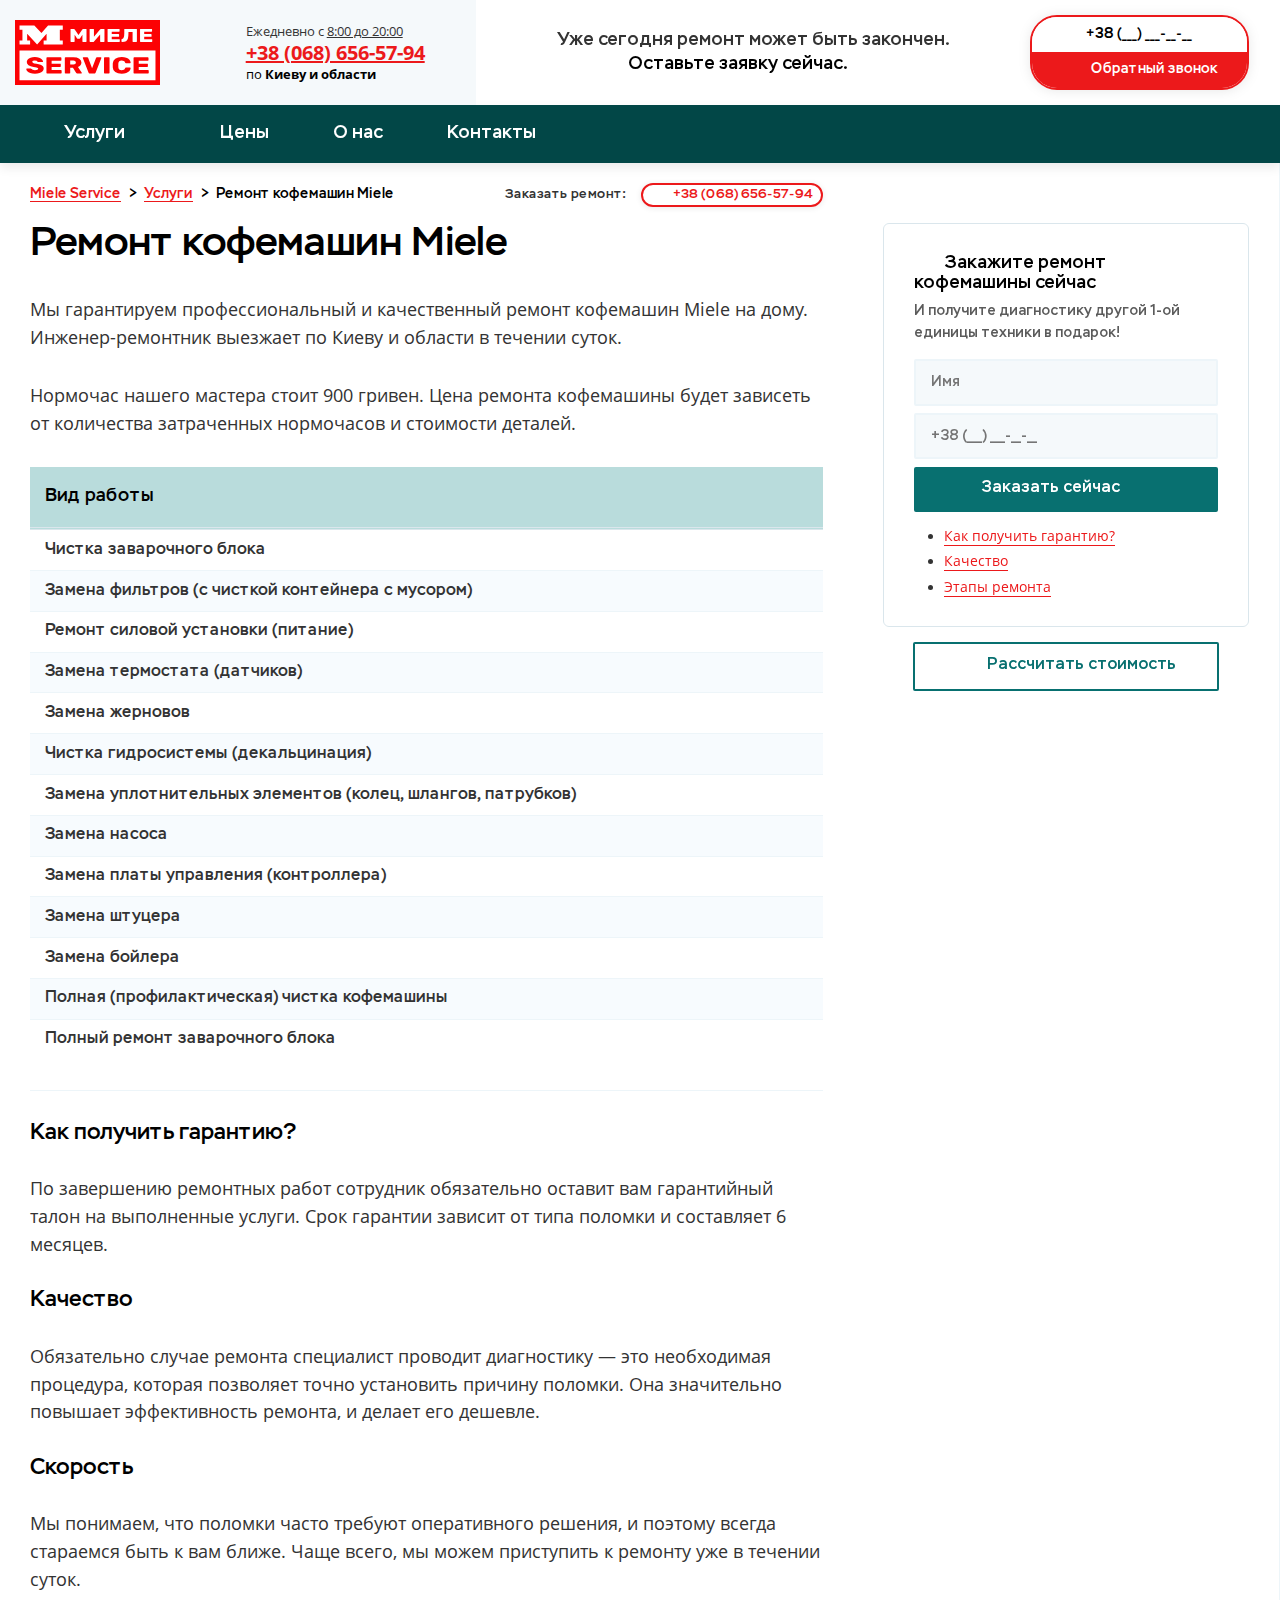
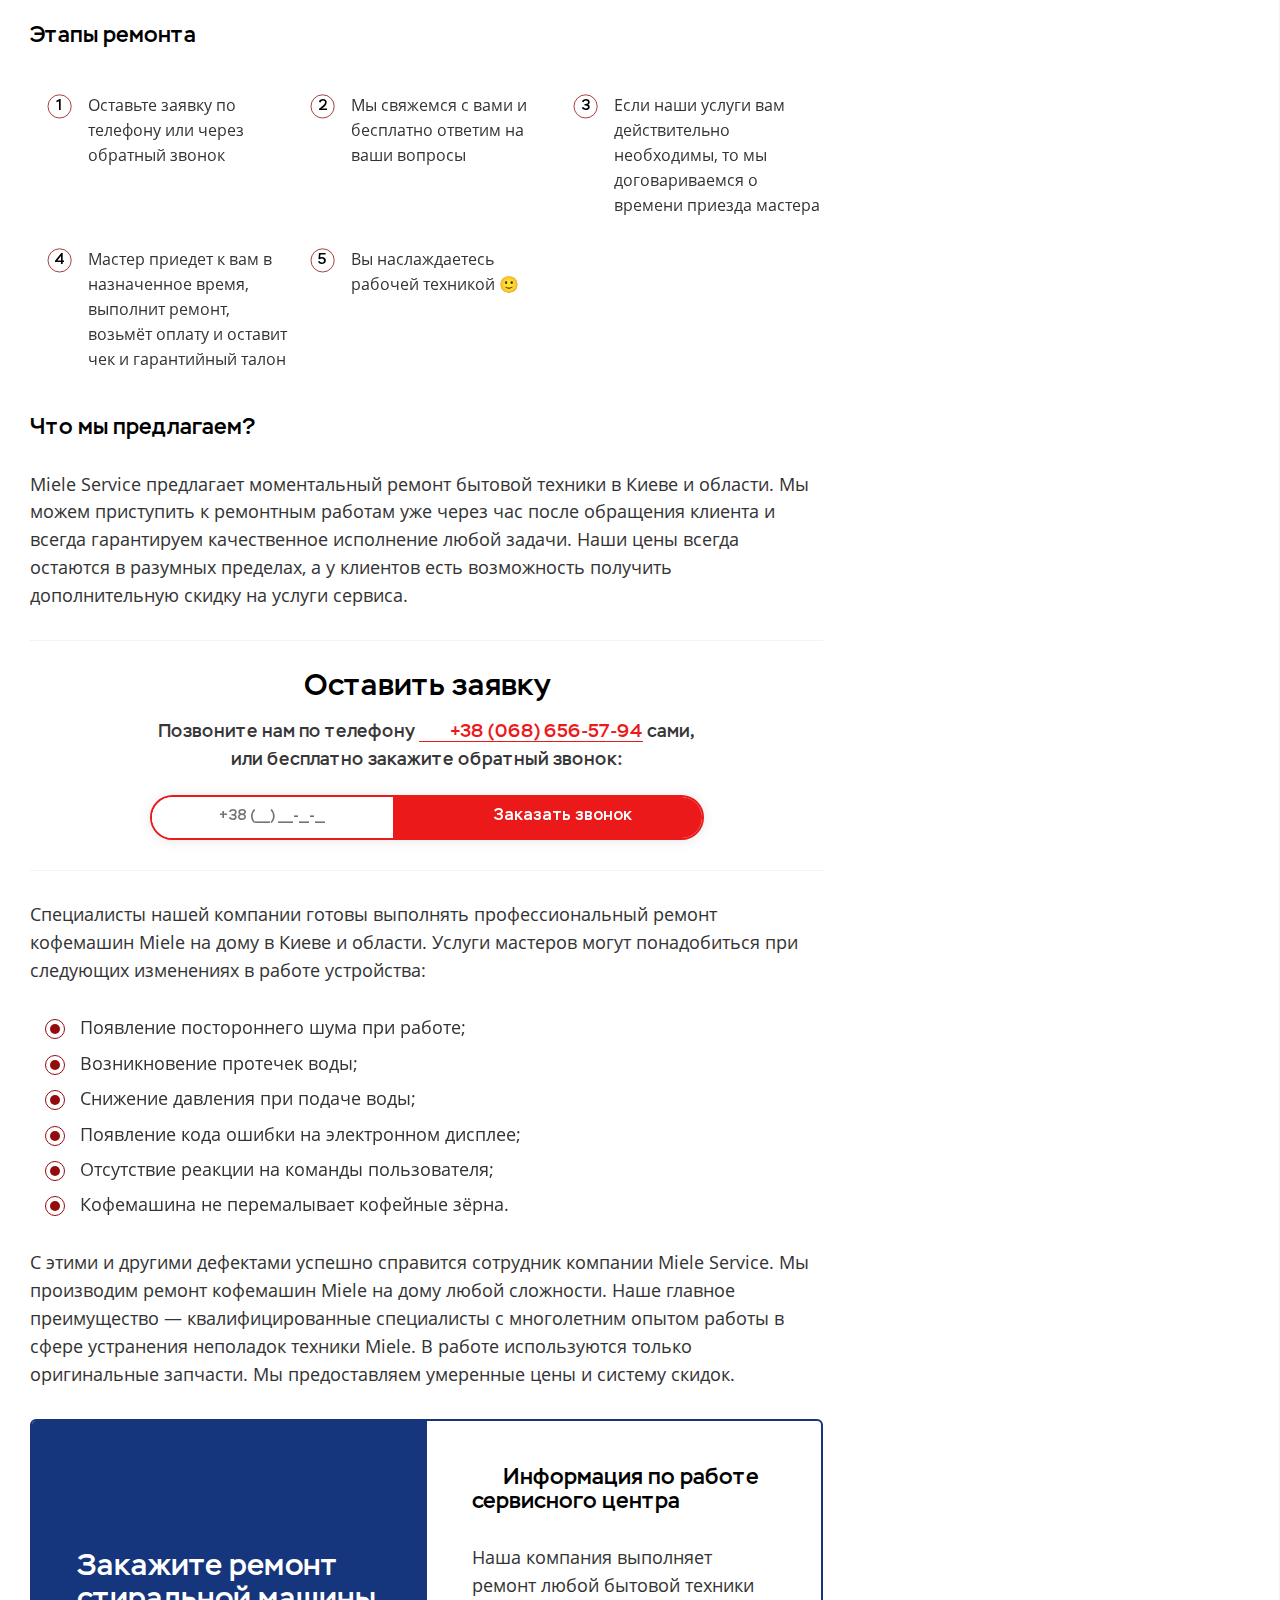
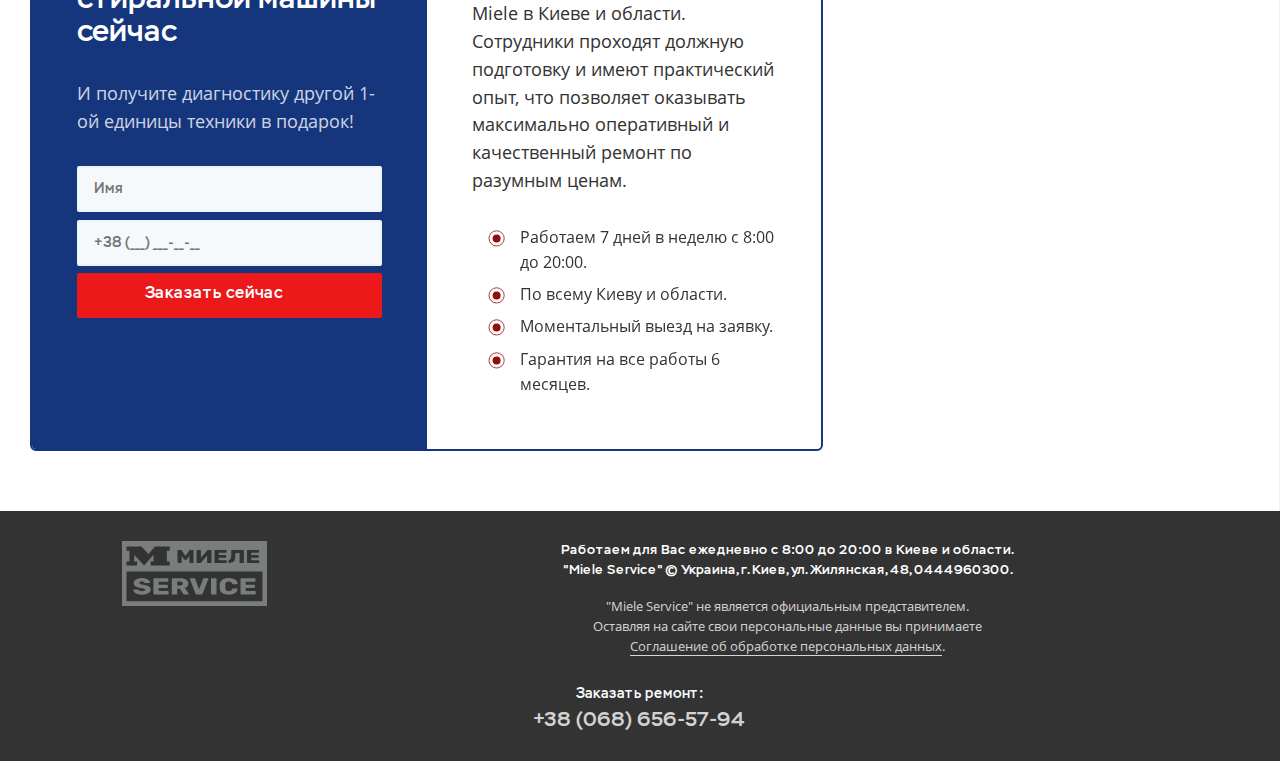
<file: services/remont-kofemashin.html>
<!doctype html>
<html lang="ru-RU" prefix="og: http://ogp.me/ns# fb: http://ogp.me/ns/fb# article: http://ogp.me/ns/article#">
	<head>
		<!-- МЕТА -->
		<meta property="og:type" content="article">
		<meta charset="utf-8">
		<meta property="og:locale" content="ru_RU">
		<meta name="viewport" content="width=device-width, user-scalable=no, initial-scale=1.0, maximum-scale=1.0, minimum-scale=1.0">
		<meta http-equiv="X-UA-Compatible" content="ie=edge">
		<meta property="og:url" content="https://the.andrew.pp.ua/services/remont-kofemashin">
		<title>Ремонт кофемашин Miele | Miele Service — Ремонт техники Миле в Киеве и области</title>
		<meta property="og:title" content="Ремонт кофемашин Miele">
		<meta property="twitter:title" content="Ремонт кофемашин Miele">
		<meta property="og:site_name" content="Miele Service — Ремонт техники Миле в Киеве и области">
		<meta name="description" content="Миле-Сервис — это гарантия надёжности. Мы выполняем ремонт кофемашин в Киеве на дому, и другой бытовой техники Miele.">
		<meta property="og:description" content="Миле-Сервис — это гарантия надёжности. Мы выполняем ремонт кофемашин в Киеве на дому, и другой бытовой техники Miele.">
		<meta property="twitter:description" content="Миле-Сервис — это гарантия надёжности. Мы выполняем ремонт кофемашин в Киеве на дому, и другой бытовой техники Miele.">
		<meta name="keywords" content="ремонт кофемашин, Miele, на дому, в Киеве, Миле Сервис, сервисный центр, в области">
		<!-- ГРАФИКА -->
		<meta name="fk:svg:icon" content="https://the.andrew.pp.ua/wp-content/themes/space-x/fk/assets/img-icon/icon">
		<link rel="image_src" href="../assets/miele/web/cover/cover.jpeg">
		<meta property="og:image" content="https://the.andrew.pp.ua/assets/miele/web/cover/cover.jpeg">
		<meta property="vk:image" content="https://the.andrew.pp.ua/assets/miele/web/cover/cover.jpeg">
		<meta property="twitter:image" content="https://the.andrew.pp.ua/assets/miele/web/cover/cover.jpeg">
		<meta property="og:image:width" content="600">
		<meta property="og:image:height" content="350">
		<meta name="twitter:card" content="summary_large_image">
		<meta name="twitter:image:alt" content="Ремонт кофемашин Miele | Miele Service">
		<!-- FAVICON -->
		<link rel="shortcut icon" href="../assets/miele/web/favicon/favicon.ico">
		<link rel="shortcut icon" href="../assets/miele/web/favicon/favicon.png" type="image/png">
		<link rel="icon" type="image/png" href="../assets/miele/web/favicon/favicon-180x180.png">
		<link rel="apple-touch-icon" href="../assets/miele/web/favicon/favicon-180x180.png">
		<link rel="mask-icon" href="../assets/miele/web/favicon/favicon.svg" color="#149ce2">
		<!-- ПРИЛОЖЕНИЯ -->
		<link rel="manifest" href="../assets/miele/web/manifest.webmanifest">
		<meta name="theme-color" content="#ffffff">
		<!-- Chrome, Firefox OS, Opera -->
		<meta name="msapplication-tile-image" content="/assets/miele/web/favicon/favicon-150x150.png">
		<!-- Windows -->
		<meta name="msapplication-navbutton-color" content="#ffffff">
		<!-- Windows Phone -->
		<meta name="apple-mobile-web-app-status-bar-style" content="#ffffff">
		<!-- iOS Safari -->
		<script type="application/ld+json">
			{
			  "@context" : "http://schema.org",
			  "@type" : "Organization",
			
			  "name" : "Miele Service — Ремонт техники Миле в Киеве и области",
			  "url" : "https://the.andrew.pp.ua",
			  "logo" : "https://the.andrew.pp.ua/assets/miele/web/cover/cover.jpeg",
			  "telephone" : "+38 (068) 656-57-94",
			  "address": {
			      "@type": "PostalAddress",
			      "addressLocality": "Украина, г. Киев",
			      "streetAddress": "ул. Жилянская, 48",
			      "postalCode": "02000"
			    }
			}
		</script>
		<!-- ПОДДЕРЖКА HTML5 -->
		<!--[if lt IE 9]>
		<script>
			document.createElement("header");
			document.createElement("footer");
			document.createElement("section");
			document.createElement("aside");
			document.createElement("nav");
			document.createElement("article");
			document.createElement("hgroup");
			document.createElement("time");
		</script>
		<noscript>
			<strong>Внимание!</strong>
			Поскольку ваш браузер не поддерживает HTML5, некоторые элементы воспроизводятся с помощью JScript.
			Однако в вашем браузере скрипты отключены, пожалуйста, включите их, чтобы браузер смог отобразить данную страницу.
		</noscript>
		<![endif]-->
		<link rel="preload" href="/wp-content/themes/space-x/fk/assets/fonts/stem-medium/stem-medium-regular/stem-medium-regular.woff2" as="font" />
		<link rel="preload" href="/wp-content/themes/space-x/fk/assets/fonts/stem-medium/stem-medium-italic/stem-medium-italic.woff2" as="font" />
		<link rel="preload" href="/wp-content/themes/space-x/fk/assets/fonts/opensans/opensans-regular/opensans-regular.woff2" as="font" />
		<link rel="preload" href="/wp-content/themes/space-x/fk/assets/fonts/opensans/opensans-bold/opensans-bold.woff2" as="font" />
		<link rel="preload" href="/wp-content/themes/space-x/style.css" as="style" />
		<link rel="preload" href="/wp-content/themes/space-x/fk.js" as="script" />
		<script>
			let fkReadyCallback = fkReadyCallbackLock();
			
			function fkReadyCallbackLock () {
			    let funcs = [
			        function () {
			          console.log( "Ready callback is running!" );
			        },
			    ];
			
			    return function( callback ) {
			        if( callback ){
			            funcs.push(callback);
			        } else {
			            for( let i = 0; i < funcs.length; i++ ){
			                funcs[i]();
			            }
			        }
			    }
			}
		</script><!-- Global site tag (gtag.js) - Google Analytics -->
		<script async src="https://www.googletagmanager.com/gtag/js?id=UA-127965500-3"></script>
		<script>
			window.dataLayer = window.dataLayer || [];
			function gtag(){dataLayer.push(arguments);}
			gtag('js', new Date());
			
			gtag('config', 'UA-127965500-3', {'send_page_view': false});
		</script>
		<script>
			function initRingostat(){return;
			  if (typeof(ga) !== 'undefined') {
			    ga('gtag_UA_127965500_3.require','ringostat');
			    gtag('event', 'page_view');
			    (function (d,s,u,e,p) {
			      p=d.getElementsByTagName(s)[0],e=d.createElement(s),e.async=1,e.src=u,p.parentNode.insertBefore(e, p);
			    })(document, 'script', 'https://script.ringostat.com/v4/eb/ebf7dd389603dadf722629525e898f1ea2ddb849.js');
			  } else {
			    setTimeout(initRingostat,200);
			  }
			}
			initRingostat();
		</script><!-- Yandex.Metrika counter -->
		<script>   var yaParams = {ip_adress: "77.222.156.62"} </script>
		<script type="text/javascript" >
			(function (d, w, c) {
			  (w[c] = w[c] || []).push(function() {
			    try {
			      w.yaCounter51195980 = new Ya.Metrika2({
			        id:51195980,
			        params:window.yaParams,
			        triggerEvent:true,
			        clickmap:true,
			        trackLinks:true,
			        accurateTrackBounce:true,
			        webvisor:true,
			        ecommerce:"dataLayer"
			      });
			    } catch(e) { }
			  });
			
			  var n = d.getElementsByTagName("script")[0],
			    s = d.createElement("script"),
			    f = function () { n.parentNode.insertBefore(s, n); };
			  s.type = "text/javascript";
			  s.async = true;
			  s.src = "https://mc.yandex.ru/metrika/tag.js";
			
			  if (w.opera == "[object Opera]") {
			    d.addEventListener("DOMContentLoaded", f, false);
			  } else { f(); }
			})(document, window, "yandex_metrika_callbacks2");
		</script>
		<noscript>
			<div><img src="https://mc.yandex.ru/watch/51195980" style="position:absolute; left:-9999px;" alt="" /></div>
		</noscript>
		<!-- /Yandex.Metrika counter --><script>
			(function(w, d, s, h, id) {return;
			    w.roistatProjectId = id; w.roistatHost = h;
			    var p = d.location.protocol == "https:" ? "https://" : "http://";
			    var u = /^.*roistat_visit=[^;]+(.*)?$/.test(d.cookie) ? "/dist/module.js" : "/api/site/1.0/"+id+"/init";
			    var js = d.createElement(s); js.charset="UTF-8"; js.async = 1; js.src = p+h+u; var js2 = d.getElementsByTagName(s)[0]; js2.parentNode.insertBefore(js, js2);
			})(window, document, 'script', 'cloud.roistat.com', '84d1bf327e79eaac5a6ce365d1b5ec1e');
		</script>
		<link rel='stylesheet' id='tablepress-default-css'  href='/wp-content/plugins/tablepress/css/default.min.css?ver=1.12' type='text/css' media='all' />
		<link rel="canonical" href="remont-kofemashin.html" />
		<link rel="alternate" type="application/json+oembed" href="/wp-json/oembed/1.0/embed?url=https%3A%2F%2Fthe.andrew.pp.ua%2Fservices%2Fremont-kofemashin" />
		<link rel="alternate" type="text/xml+oembed" href="/wp-json/oembed/1.0/embed?url=https%3A%2F%2Fthe.andrew.pp.ua%2Fservices%2Fremont-kofemashin&#038;format=xml" />
	</head>
	<body>
		<div id="fk-preload"></div>
		<style>#fk-preload{transition:opacity .5s}#fk-preload div{position:fixed;top:0;bottom:0;left:0;right:0;z-index:99999999999;background-color:#fff}#fk-preload img{position:fixed;top:50%;left:50%;transform:translate(-50%,-50%);width:250px}</style>
		<script>
			var fkPreload = document.getElementById("fk-preload");
			var div = document.createElement( "div" );
			fkPreload.append( div );
			
			window.addEventListener('DOMContentLoaded', function(){
			    setTimeout( function(){
			        fkPreload.style.opacity = "0";
			    }, 150);
			} );
			
			fkPreload.addEventListener("transitionend", function(){
			    fkPreload.remove();
			});
		</script>
		<header class="layout-header ">
			<div class="layout-header__container">
				<div class="layout-header__grid fk-grid-3 fk-grid-md-5 fk-grid-sm-2 fk-grid-xs-1 fk-grid-mr-1 fk-grid_padding">
					<div class="layout-header-logo col-md-2 layout-header-logo_bg-light fk-center-y">
						<div class="fk-grid fk-grid_flexible">
							<div class="logo fk-center-y">
								<a href="/" title="Сервисный центр по ремонту бытовой техники Miele Service"><img src="../assets/miele/logo.svg" alt="Логотип Miele Service"></a>
							</div>
							<div class="fk-center-y">
								<div class="layout-header-group tel">
									<div class="layout-header-group__text">Ежедневно с <u>8:00 до 20:00</u> <b class="text-xs"><br>в Киеве и области.</b></div>
									<a class="layout-header-group__title call_phone_miele" href="tel:+38 (068) 656-57-94">+38 (068) 656-57-94</a>
									<div class="layout-header-group__subtitle">по <b>Киеву и области</b></div>
								</div>
							</div>
						</div>
					</div>
					<div class="layout-header-slogan col-md-2 fk-center-y">
						<div>
							<div>Уже сегодня ремонт может быть закончен.</div>
							<div id="layout-header-slogan-link" class="link">Оставьте заявку сейчас. <i class="fk-icon-stroke-right fk-icon-dark-darken" fk-icon="lonicons/md/arrow-forward"></i></div>
							<a class="phone-xs call_phone_miele" href="tel:+38 (068) 656-57-94">
							<i class="fk-icon-stroke-left fk-icon-color-cta" fk-icon="lonicons/md/call"></i>
							+38 (068) 656-57-94              </a>
						</div>
						<script>
							window.addEventListener('DOMContentLoaded', function(){
							    document.getElementById("layout-header-slogan-link").addEventListener( "click", function () {
							        document.getElementById("layout-header-input-tel").focus();
							    } );
							} );
						</script>
					</div>
					<div class="col-sm-2 fk-center-y">
						<form action="https://the.andrew.pp.ua/order.php" method="post" class="callback callback_md callback_center">
							<input id="layout-header-input-tel" type="tel" placeholder="+38 (___) ___-__-__" name="field-phone" required>
							<button class="fk-btn-cta">
							<i class="fk-icon-stroke-left" fk-icon="lonicons/md/call"></i>
							Обратный звонок    </button>
							<input type="hidden" name="sx-post-auto-send" value="true">
							<input type="hidden" name="sx-post-order-type" value="callback">
						</form>
						<script>
							window.addEventListener('DOMContentLoaded', function(){
							    var html = document.documentElement;
							    var body = document.body;
							    var scrollTop = html.scrollTop || body && body.scrollTop || 0;
							    scrollTop -= html.clientTop;
							
							    if( scrollTop <= 21 )
							        document.getElementById("layout-header-input-tel").focus();
							} );
						</script>
					</div>
				</div>
			</div>
		</header>
		<section class="nav-header fk-bg-color-prim-darken fk-shadow-box">
			<div class="fk-container-lg">
				<div class="nav-header__grid fk-grid-5 fk-grid-xs-2 fk-grid-mr-2">
					<nav class="col-4 fk-center-y">
						<ul class="fk-navs fk-navs-media fk-navs_inverse fk-navs_fz-mg" id="">
							<li class=' sub-menu'>
								<a href='/services.html' rel='' title='Услуги'>Услуги</a>
								<ul>
									<li class=' '><a href='/services/remont-stiralnyh-mashin.html' rel='' title='Ремонт стиральных машин Miele'><span>Ремонт стиральных машин Miele</span></a></li>
									<li class=' '><a href='/services/remont-holodilnikov.html' rel='' title='Ремонт холодильников Miele'><span>Ремонт холодильников Miele</span></a></li>
									<li class=' '><a href='/services/remont-kofemashin.html' rel='' title='Ремонт кофемашин Miele'><span>Ремонт кофемашин Miele</span></a></li>
									<li class=' '><a href='/services/remont-posudomoechnyh-mashin.html' rel='' title='Ремонт посудомоечных машин Miele'><span>Ремонт посудомоечных машин Miele</span></a></li>
									<li class=' '><a href='/services/remont-mikrovolnovyh-pechej.html' rel='' title='Ремонт микроволновых печей Miele'><span>Ремонт микроволновых печей Miele</span></a></li>
									<li class=' '><a href='/services/remont-varochnyh-panelej.html' rel='' title='Ремонт варочных панелей Miele'><span>Ремонт варочных панелей Miele</span></a></li>
									<li class=' '><a href='/services/remont-duhovyh-shkafov.html' rel='' title='Ремонт духовых шкафов Miele'><span>Ремонт духовых шкафов Miele</span></a></li>
									<li class=' '><a href='/services/remont-vytyazhnyh-shkafov.html' rel='' title='Ремонт вытяжных шкафов Miele'><span>Ремонт вытяжных шкафов Miele</span></a></li>
									<li class=' '><a href='/services/remont-sushilnyh-mashin.html' rel='' title='Ремонт сушильных машин Miele'><span>Ремонт сушильных машин Miele</span></a></li>
								</ul>
							</li>
							<li class=' '><a href='/more/prices.html' rel='' title='Цены'>Цены</a></li>
							<li class=' '><a href='/more/about.html' rel='nofollow' title='О нас'>О нас</a></li>
							<li class=' '><a href='/contacts.html' rel='nofollow' title='Контакты'>Контакты</a></li>
						</ul>
					</nav>
					<div class="nav-header__call fk-text-inverse-h">
						<a class="fk-btn-cta fk-btn-sm call_phone_miele" href="tel:+38 (068) 656-57-94">
						<i class="fk-icon-stroke-left" fk-icon="lonicons/md/call"></i>
						+38 (068) 656-57-94              </a>
					</div>
				</div>
			</div>
		</section>
		<script>
			fkReadyCallback( function () {
			    fk.navs( {
			        "navs" : "fk-navs-media",
			        "icon" : "<i class='fk-icon-stroke-right fk-icon-sm' fk-icon='fill/arrow-down'></i>"
			    } );
			
			    fk.sticky( "nav-header" );
			} );
		</script>
		<section class="template-service">
			<div class="fk-grid-3 fk-grid-sm-1 fk-grid-xs-1 fk-grid-mr-1">
				<div class="template-service__content col-2">
					<section class="breadcrumbs ">
						<div class="breadcrumbs__grid fk-grid fk-grid_flexible">
							<div class="breadcrumbs__crumbs" itemscope itemtype="https://schema.org/BreadcrumbList">
								<!-- Breadcrumb NavXT 6.4.0 -->
								<span itemprop="itemListElement" itemscope itemtype="https://schema.org/ListItem" typeof="ListItem">
									<a itemprop="item" typeof="WebPage" title="Ремонт бытовой техники Miele Service" href="/" class="home" ><span itemprop="name">Miele Service</span></a>
									<meta itemprop="position" content="1">
								</span>
								&gt; 
								<span itemprop="itemListElement" itemscope itemtype="https://schema.org/ListItem" typeof="ListItem">
									<a itemprop="item" typeof="WebPage" title="Услуги" href="../services.html" class="post post-services-archive" >
									<span itemprop="name">Услуги</span>
									</a>
									<meta itemprop="position" content="2">
								</span>
								&gt; 
								<span class="post post-services current-item" itemprop="itemListElement" itemscope="" itemtype="https://schema.org/ListItem" typeof="ListItem">
									<span itemprop="name">Ремонт кофемашин Miele</span>
									<meta itemprop="position" content="3">
								</span>
							</div>
							<div class="breadcrumbs__call">
								<span>Заказать ремонт: </span>
								<a class="call_phone_miele" href='tel:+38 (068) 656-57-94'><i class='fk-icon-stroke-left fk-icon-color-cta' fk-icon='lonicons/md/call'></i> +38 (068) 656-57-94</a>
							</div>
						</div>
					</section>
					<section class="article">
						<header>
							<h1>Ремонт кофемашин Miele</h1>
							<p>Мы гарантируем профессиональный и качественный ремонт кофемашин Miele на дому. Инженер-ремонтник выезжает по Киеву и области в течении суток.</p>
							<p>Нормочас нашего мастера стоит 900 гривен. Цена ремонта кофемашины будет зависеть от количества затраченных нормочасов и стоимости деталей.</p>
						</header>
						
						<section class="prices ">
							<div class="prices__table">
								<table>
									<thead>
										<tr>
											<td>Вид работы</td>
										</tr>
									</thead>
									<tbody>
										<tr><td>Чистка заварочного блока</td></tr>
										<tr><td>Замена фильтров (с чисткой контейнера с мусором)</td></tr>
										<tr><td>Ремонт силовой установки (питание)</td></tr>
										<tr><td>Замена термостата (датчиков)</td></tr>
										<tr><td>Замена жерновов</td></tr>
										<tr><td>Чистка гидросистемы (декальцинация)</td></tr>
										<tr><td>Замена уплотнительных элементов (колец, шлангов, патрубков)</td></tr>
										<tr><td>Замена насоса</td></tr>
										<tr><td>Замена платы управления (контроллера)</td></tr>
										<tr><td>Замена штуцера</td></tr>
										<tr><td>Замена бойлера</td></tr>
										<tr><td>Полная (профилактическая) чистка кофемашины</td></tr>
										<tr><td>Полный ремонт заварочного блока</td></tr>
									</tbody>
								</table>
							</div>
						</section>
						<div class="fk-divider mt-md mb-md"></div>
						<section class="section-faq ">
							<h3 id='how-to-get-guarantee'>Как получить гарантию?</h3>
							<p>По завершению ремонтных работ сотрудник обязательно оставит вам гарантийный талон на выполненные услуги. Срок гарантии зависит от типа поломки и составляет 6 месяцев.</p>
							<h3 id='how-to-get-discount'>Качество</h3>
							<p>Обязательно случае ремонта специалист проводит диагностику — это необходимая процедура, которая позволяет точно установить причину поломки. Она значительно повышает эффективность ремонта, и делает его дешевле.</p>
							<h3 id='our-speed'>Скорость</h3>
							<p>Мы понимаем, что поломки часто требуют оперативного решения, и поэтому всегда стараемся быть к вам ближе. Чаще всего, мы можем приступить к ремонту уже в течении суток.</p>
							<h3 id='steps-of-work'>Этапы ремонта</h3>
							<ol>
								<li>Оставьте заявку по телефону или через обратный звонок</li>
								<li>Мы свяжемся с вами и бесплатно ответим на ваши вопросы</li>
								<li>Если наши услуги вам действительно необходимы, то мы договариваемся о времени приезда мастера</li>
								<li>Мастер приедет к вам в назначенное время, выполнит ремонт, возьмёт оплату и оставит чек и гарантийный талон</li>
								<li>Вы наслаждаетесь рабочей техникой 🙂</li>
							</ol>
							<h3 id='what-do-we-offer'>Что мы предлагаем?</h3>
							<p>Miele Service предлагает моментальный ремонт бытовой техники в Киеве и области. Мы можем приступить к ремонтным работам уже через час после обращения клиента и всегда гарантируем качественное исполнение любой задачи. Наши цены всегда остаются в разумных пределах, а у клиентов есть возможность получить дополнительную скидку на услуги сервиса.</p>
						</section>
						<script>
							fkReadyCallback(function () {
							    var ol = document.querySelectorAll( ".section-faq ol" );
							    _.each(ol, function (item) {
							        item.classList.add( "divided-3", "sx-list-ol", "sx-list-lg" );
							    });
							});
						</script>
						<section class="order-box ">
							<h2 class='title'>Оставить заявку</h2>
							<p class='subtitle'>Позвоните нам по телефону <a class='call_phone_miele' href='tel:+38 (068) 656-57-94'><i class='fk-icon-stroke-left fk-icon-color-cta' fk-icon='lonicons/md/call'></i> +38 (068) 656-57-94</a> сами, <br>или бесплатно закажите обратный звонок:</p>
							<div class="order-box__callback">
								<form action="https://the.andrew.pp.ua/order.php" method="post" class="callback callback_center">
									<input id="" type="tel" placeholder="+38 (___) ___-__-__" name="field-phone" required>
									<button class="fk-btn-cta">
									<i class="fk-icon-stroke-left" fk-icon="lonicons/md/call"></i>
									Заказать звонок    </button>
									<input type="hidden" name="sx-post-auto-send" value="true">
									<input type="hidden" name="sx-post-order-type" value="callback">
								</form>
							</div>
						</section>
						<article class='content'>
							<p>Специалисты нашей компании готовы выполнять профессиональный ремонт кофемашин Miele на дому в Киеве и области. Услуги мастеров могут понадобиться при следующих изменениях в работе устройства:</p>
							<ul>
								<li>Появление постороннего шума при работе;</li>
								<li>Возникновение протечек воды;</li>
								<li>Снижение давления при подаче воды;</li>
								<li>Появление кода ошибки на электронном дисплее;</li>
								<li>Отсутствие реакции на команды пользователя;</li>
								<li>Кофемашина не перемалывает кофейные зёрна.</li>
							</ul>
							<p>С этими и другими дефектами успешно справится сотрудник компании Miele Service. Мы производим ремонт кофемашин Miele на дому любой сложности. Наше главное преимущество &#8212; квалифицированные специалисты с многолетним опытом работы в сфере устранения неполадок техники Miele. В работе используются только оригинальные запчасти. Мы предоставляем умеренные цены и систему скидок.</p>
						</article>
						<section class="form-double">
							<div class="form-double__grid fk-grid-2 fk-grid-xs-1 fk-grid-mr-1">
								<div class="form-double__form fk-center-y">
									<div>
										<header>
											<h2 class="fk-text-inverse-h">Закажите ремонт стиральной машины сейчас</h2>
											<p class="fk-text-inverse-p">И получите диагностику другой 1-ой единицы техники в подарок!</p>
										</header>
										<form action="https://the.andrew.pp.ua/order.php" method="post" class="form">
											<input type="text" placeholder="Имя" name="field-name">
											<input type="tel" placeholder="+38 (___) ___-__-__" name="field-phone" required>
											<div class="fk-btn-box fk-btn-box_extend">
												<button class="fk-btn-cta">Заказать сейчас <i class="fk-icon-stroke-right" fk-icon="lonicons/md/arrow-forward"></i></button>
											</div>
											<input type="hidden" name="sx-post-auto-send" value="true">
											<input type="hidden" name="sx-post-order-type" value="request">
										</form>
									</div>
								</div>
								<div class="form-double__content">
									<h3><i class="fk-icon-stroke-left fk-icon-color-cta-darken" fk-icon="lonicons/md/information-circle-outline"></i>Информация по работе сервисного центра</h3>
									<p>Наша компания выполняет ремонт любой бытовой техники Miele в Киеве и области. Сотрудники проходят должную подготовку и имеют практический опыт, что позволяет оказывать максимально оперативный и качественный ремонт по разумным ценам.</p>
									<ul class="sx-list-ul sx-list-lg">
										<li>Работаем 7 дней в неделю с 8:00 до 20:00.</li>
										<li>По всему Киеву и области.</li>
										<li>Моментальный выезд на заявку.</li>
										<li>Гарантия на все работы 6 месяцев.</li>
									</ul>
								</div>
							</div>
						</section>
					</section>
				</div>
				<aside class="template-service__aside md-after-display">
					<div class="fk-js-sticky-box" data-additional-elem="">
						<section class="form-aside ">
							<div class="form-aside__frame">
								<header>
									<h4 class="title"><i class="fk-icon-stroke-left fk-icon-color-cta-darken" fk-icon="lonicons/md/flame"></i> Закажите ремонт кофемашины сейчас</h4>
									<p>И получите диагностику другой 1-ой единицы техники в подарок!</p>
								</header>
								<form class="form" action="https://the.andrew.pp.ua/order.php" method="post">
									<input type="text" placeholder="Имя" name="field-name">
									<input type="tel" placeholder="+38 (___) ___-__-__" name="field-phone" required>
									<div class="fk-btn-box fk-btn-box_extend">
										<button class="fk-btn-prim">Заказать сейчас <i class="fk-icon-stroke-right" fk-icon="lonicons/md/arrow-forward"></i></button>
									</div>
									<input type="hidden" name="sx-post-auto-send" value="true">
									<input type="hidden" name="sx-post-order-type" value="callback">
								</form>
								<ul>
									<li><a href='remont-kofemashin.html#how-to-get-guarantee'>Как получить гарантию?</a></li>
									<li><a href='remont-kofemashin.html#how-to-get-discount'>Качество</a></li>
									<li><a href='remont-kofemashin.html#steps-of-work'>Этапы ремонта</a></li>
								</ul>
							</div>
							<div class="form-aside__btns fk-btn-box fk-btn-box_extend">
								<a href="/order.php" class="fk-btn-prim-linear"><i class="fk-icon-stroke-left" fk-icon="lonicons/md/calculator"></i>Рассчитать стоимость</a>
							</div>
						</section>
					</div>
				</aside>
			</div>
		</section>
		<link rel="stylesheet" href="/wp-content/themes/space-x/style.css">
		<section id="section-cookies" class="section-cookies hidden">
			<span>Чтобы сайт был удобней, мы используем Сookies.</span>
			<button id="section-cookies-button" class="fk-btn-prim-linear fk-btn-sm">Спасибо!</button>
		</section>
		<script>
			fkReadyCallback( function () {
			    var cookies = document.getElementById("section-cookies"),
			        button = document.getElementById("section-cookies-button");
			
			    // Отключаем уведомление
			    button.addEventListener("click", function () {
			        cookies.classList.add( "disabled" );
			        setCookie( "cookies-agree", "agree", 2021 );
			    });
			
			    // Скрываем уведомление в верхней части экрана
			    window.addEventListener('scroll', function(){
			        var html = document.documentElement;
			        var body = document.body;
			        var scrollTop = html.scrollTop || body && body.scrollTop || 0;
			        scrollTop -= html.clientTop;
			
			        ( scrollTop > 350 ) ?
			            cookies.classList.remove( "hidden" ) :
			            cookies.classList.add( "hidden" );
			    } );
			} );
			
			function setCookie( name, value, exp_y, exp_m, exp_d, path, domain, secure ){
			    var cookie_string = name + "=" + escape ( value );
			    if ( exp_y ) {
			        var expires = new Date ( exp_y, exp_m, exp_d );
			        cookie_string += "; expires=" + expires.toGMTString();
			    }
			    if ( path )
			        cookie_string += "; path=" + escape ( path );
			    if ( domain )
			        cookie_string += "; domain=" + escape ( domain );
			    if ( secure )
			        cookie_string += "; secure";
			    document.cookie = cookie_string;
			}
		</script>
		<div class="fk-modal fk-container-xs" data-modal-target="read-later">
			<section class="fk-section fk-section_sm br-box">
				<div class="pl-sm pr-sm">
					<header class="fk-section__title">
						<h3>Отложите статью на потом, если нет времени читать.</h3>
						<p class="fk-font-subtitle mb-xs">
							Для этого просто скопируйте ссылку ниже и сохраните в удобное место:
						</p>
						<div class="fk-grid-3 fk-grid-mr-1 fk-grid_padding">
							<div class="col-2" style="margin-bottom:15px!important;">
								<input id="read-later-link" type="text" readonly>
							</div>
							<button id="read-later-copy" class="fk-btn-prim">Скопировать</button>
						</div>
					</header>
				</div>
			</section>
		</div>
		<script>
			fkReadyCallback(function () {
			    var link = document.getElementById("read-later-link"),
			        copy = document.getElementById("read-later-copy");
			    link.value = window.location.origin + window.location.pathname;
			    copy.addEventListener("click", function () {
			        sxCopyToClipboard(link);
			        copy.innerHTML = "Скопировано!";
			        copy.classList.remove("fk-btn-prim");
			        copy.classList.add("fk-btn-default");
			        setTimeout(function () {
			            copy.innerHTML = "Скопировать";
			            copy.classList.remove("fk-btn-default");
			            copy.classList.add("fk-btn-prim");
			            fk.modal.toggle();
			        }, 2000);
			    });
			});
			
			function sxCopyToClipboard(elem) {
			    // create hidden text element, if it doesn't already exist
			    var targetId = "_hiddenCopyText_";
			    var isInput = elem.tagName === "INPUT" || elem.tagName === "TEXTAREA";
			    var origSelectionStart, origSelectionEnd;
			    if (isInput) {
			        // can just use the original source element for the selection and copy
			        target = elem;
			        origSelectionStart = elem.selectionStart;
			        origSelectionEnd = elem.selectionEnd;
			    } else {
			        // must use a temporary form element for the selection and copy
			        target = document.getElementById(targetId);
			        if (!target) {
			            var target = document.createElement("textarea");
			            target.style.position = "absolute";
			            target.style.left = "-9999px";
			            target.style.top = "0";
			            target.id = targetId;
			            document.body.appendChild(target);
			        }
			        target.textContent = elem.textContent;
			    }
			    // select the content
			    var currentFocus = document.activeElement;
			    target.focus();
			    target.setSelectionRange(0, target.value.length);
			
			    // copy the selection
			    var succeed;
			    try {
			        succeed = document.execCommand("copy");
			    } catch(e) {
			        succeed = false;
			    }
			    // restore original focus
			    if (currentFocus && typeof currentFocus.focus === "function") {
			        currentFocus.focus();
			    }
			
			    if (isInput) {
			        // restore prior selection
			        elem.setSelectionRange(origSelectionStart, origSelectionEnd);
			    } else {
			        // clear temporary content
			        target.textContent = "";
			    }
			    return succeed;
			}
		</script>
		<footer class="layout-footer fk-bg-dark">
			<div class="fk-container-lg">
				<div class="fk-grid-5 fk-grid-md-4 fk-grid-sm-4 fk-grid-xs-4 fk-grid-mr-1 fk-grid_padding">
					<div class="layout-footer__logo lg-before-text-center">
						<a href="/" title="Сервисный центр по ремонту бытовой техники Miele Service"><img src="../assets/miele/logo-inverse.svg" alt="Логотип Miele Service"></a>
					</div>
					<div class="layout-footer__call col-3 col-3 col-md-3 col-sm-3 col-xs-3">
						<p class="fk-ff-title fk-text-inverse-h">
							Работаем для Вас ежедневно с 8:00 до 20:00 в Киеве и области. <br class="sm-after-display">
							"Miele Service" © Украина, г. Киев, ул. Жилянская, 48, 0444960300.
						</p>
						<p class="fk-text-inverse-p">
							"Miele Service" не является официальным представителем. <br>
							Оставляя на сайте свои персональные данные вы принимаете <br class="sm-after-display"><a href="/more/legal" rel="nofollow">Соглашение об обработке персональных данных</a>.
						</p>
					</div>
					<div class="layout-footer__contacts fk-text-inverse text-right lg-before-text-center col-md-4 col-sm-4 col-xs-4">
						<h4>Заказать ремонт:</h4>
						<a class='call_phone_miele' href='tel:+38 (068) 656-57-94'>+38 (068) 656-57-94</a>      
					</div>
				</div>
			</div>
		</footer>
		<script>
			!function(e){"function"==typeof define&&define.amd?define("inputmask.dependencyLib",e):"object"==typeof exports?module.exports=e():e()}(function(){function e(e,t){for(var n=0,i=e.length;n<i;n++)if(e[n]===t)return n;return-1}function t(e){return null==e?e+"":"object"==typeof e||"function"==typeof e?a[a.toString.call(e)]||"object":typeof e}function n(e){return null!=e&&e===e.window}function i(e){var i="length"in e&&e.length,o=t(e);return"function"!==o&&!n(e)&&(!(1!==e.nodeType||!i)||("array"===o||0===i||"number"==typeof i&&i>0&&i-1 in e))}function o(e){return e instanceof Element}function r(e){return e instanceof r?e:this instanceof r?void(void 0!==e&&null!==e&&e!==window&&(this[0]=e.nodeName?e:void 0!==e[0]&&e[0].nodeName?e[0]:document.querySelector(e),void 0!==this[0]&&null!==this[0]&&(this[0].eventRegistry=this[0].eventRegistry||{}))):new r(e)}for(var a={},l="Boolean Number String Function Array Date RegExp Object Error".split(" "),s=0;s<l.length;s++)a["[object "+l[s]+"]"]=l[s].toLowerCase();return r.prototype={on:function(e,t){function n(e,n){r.addEventListener?r.addEventListener(e,t,!1):r.attachEvent&&r.attachEvent("on"+e,t),i[e]=i[e]||{},i[e][n]=i[e][n]||[],i[e][n].push(t)}if(o(this[0]))for(var i=this[0].eventRegistry,r=this[0],a=e.split(" "),l=0;l<a.length;l++){var s=a[l].split("."),f=s[0],c=s[1]||"global";n(f,c)}return this},off:function(e,t){function n(e,t,n){if(e in r==!0)if(a.removeEventListener?a.removeEventListener(e,n,!1):a.detachEvent&&a.detachEvent("on"+e,n),"global"===t)for(var i in r[e])r[e][i].splice(r[e][i].indexOf(n),1);else r[e][t].splice(r[e][t].indexOf(n),1)}function i(e,n){var i,o,a=[];if(e.length>0)if(void 0===t)for(i=0,o=r[e][n].length;i<o;i++)a.push({ev:e,namespace:n&&n.length>0?n:"global",handler:r[e][n][i]});else a.push({ev:e,namespace:n&&n.length>0?n:"global",handler:t});else if(n.length>0)for(var l in r)for(var s in r[l])if(s===n)if(void 0===t)for(i=0,o=r[l][s].length;i<o;i++)a.push({ev:l,namespace:s,handler:r[l][s][i]});else a.push({ev:l,namespace:s,handler:t});return a}if(o(this[0]))for(var r=this[0].eventRegistry,a=this[0],l=e.split(" "),s=0;s<l.length;s++)for(var f=l[s].split("."),c=i(f[0],f[1]),u=0,v=c.length;u<v;u++)n(c[u].ev,c[u].namespace,c[u].handler);return this},trigger:function(e){if(o(this[0]))for(var t=this[0].eventRegistry,n=this[0],i="string"==typeof e?e.split(" "):[e.type],a=0;a<i.length;a++){var l=i[a].split("."),s=l[0],f=l[1]||"global";if(void 0!==document&&"global"===f){var c,u,v={bubbles:!1,cancelable:!0,detail:Array.prototype.slice.call(arguments,1)};if(document.createEvent){try{c=new CustomEvent(s,v)}catch(e){c=document.createEvent("CustomEvent"),c.initCustomEvent(s,v.bubbles,v.cancelable,v.detail)}e.type&&r.extend(c,e),n.dispatchEvent(c)}else c=document.createEventObject(),c.eventType=s,e.type&&r.extend(c,e),n.fireEvent("on"+c.eventType,c)}else if(void 0!==t[s])if(arguments[0]=arguments[0].type?arguments[0]:r.Event(arguments[0]),"global"===f)for(var p in t[s])for(u=0;u<t[s][p].length;u++)t[s][p][u].apply(n,arguments);else for(u=0;u<t[s][f].length;u++)t[s][f][u].apply(n,arguments)}return this},position:function(){if(o(this[0]))return{top:this[0].offsetTop,left:this[0].offsetLeft}}},r.isFunction=function(e){return"function"===t(e)},r.noop=function(){},r.isArray=Array.isArray,r.inArray=function(t,n,i){return null==n?-1:e(n,t,i)},r.valHooks=void 0,r.isPlainObject=function(e){return"object"===t(e)&&!e.nodeType&&!n(e)&&!(e.constructor&&!a.hasOwnProperty.call(e.constructor.prototype,"isPrototypeOf"))},r.extend=function(){var e,t,n,i,o,a,l=arguments[0]||{},s=1,f=arguments.length,c=!1;for("boolean"==typeof l&&(c=l,l=arguments[s]||{},s++),"object"==typeof l||r.isFunction(l)||(l={}),s===f&&(l=this,s--);s<f;s++)if(null!=(e=arguments[s]))for(t in e)n=l[t],i=e[t],l!==i&&(c&&i&&(r.isPlainObject(i)||(o=r.isArray(i)))?(o?(o=!1,a=n&&r.isArray(n)?n:[]):a=n&&r.isPlainObject(n)?n:{},l[t]=r.extend(c,a,i)):void 0!==i&&(l[t]=i));return l},r.each=function(e,t){var n,o=0;if(i(e))for(var r=e.length;o<r&&(n=t.call(e[o],o,e[o]),n!==!1);o++);else for(o in e)if(n=t.call(e[o],o,e[o]),n===!1)break;return e},r.map=function(e,t){var n,o=0,r=e.length,a=i(e),l=[];if(a)for(;o<r;o++)n=t(e[o],o),null!=n&&l.push(n);else for(o in e)n=t(e[o],o),null!=n&&l.push(n);return[].concat(l)},r.data=function(e,t,n){return void 0===n?e.__data?e.__data[t]:null:(e.__data=e.__data||{},void(e.__data[t]=n))},r.Event=function(e,t){t=t||{bubbles:!1,cancelable:!1,detail:void 0};var n=document.createEvent("CustomEvent");return n.initCustomEvent(e,t.bubbles,t.cancelable,t.detail),n},r.Event.prototype=window.Event.prototype,window.dependencyLib=r,r});
			!function(e){"function"==typeof define&&define.amd?define("inputmask",["inputmask.dependencyLib"],e):"object"==typeof exports?module.exports=e(require("./inputmask.dependencyLib")):e(window.dependencyLib||jQuery)}(function(e){function t(i,a){return this instanceof t?(e.isPlainObject(i)?a=i:(a=a||{},a.alias=i),this.el=void 0,this.opts=e.extend(!0,{},this.defaults,a),this.maskset=void 0,this.noMasksCache=a&&void 0!==a.definitions,this.userOptions=a||{},this.events={},this.dataAttribute="data-inputmask",this.isRTL=this.opts.numericInput,void n(this.opts.alias,a,this.opts)):new t(i,a)}function n(t,i,a){var o=a.aliases[t];return o?(o.alias&&n(o.alias,void 0,a),e.extend(!0,a,o),e.extend(!0,a,i),!0):(null===a.mask&&(a.mask=t),!1)}function i(n,i){function a(n,a,o){if(null!==n&&""!==n){if(1===n.length&&o.greedy===!1&&0!==o.repeat&&(o.placeholder=""),o.repeat>0||"*"===o.repeat||"+"===o.repeat){var r="*"===o.repeat?0:"+"===o.repeat?1:o.repeat;n=o.groupmarker.start+n+o.groupmarker.end+o.quantifiermarker.start+r+","+o.repeat+o.quantifiermarker.end}var s;return void 0===t.prototype.masksCache[n]||i===!0?(s={mask:n,maskToken:t.prototype.analyseMask(n,o),validPositions:{},_buffer:void 0,buffer:void 0,tests:{},metadata:a,maskLength:void 0},i!==!0&&(t.prototype.masksCache[o.numericInput?n.split("").reverse().join(""):n]=s,s=e.extend(!0,{},t.prototype.masksCache[o.numericInput?n.split("").reverse().join(""):n]))):s=e.extend(!0,{},t.prototype.masksCache[o.numericInput?n.split("").reverse().join(""):n]),s}}var o;if(e.isFunction(n.mask)&&(n.mask=n.mask(n)),e.isArray(n.mask)){if(n.mask.length>1){n.keepStatic=null===n.keepStatic||n.keepStatic;var r=n.groupmarker.start;return e.each(n.numericInput?n.mask.reverse():n.mask,function(t,i){r.length>1&&(r+=n.groupmarker.end+n.alternatormarker+n.groupmarker.start),r+=void 0===i.mask||e.isFunction(i.mask)?i:i.mask}),r+=n.groupmarker.end,a(r,n.mask,n)}n.mask=n.mask.pop()}return n.mask&&(o=void 0===n.mask.mask||e.isFunction(n.mask.mask)?a(n.mask,n.mask,n):a(n.mask.mask,n.mask,n)),o}function a(n,i,o){function u(e,t,n){t=t||0;var i,a,r,s=[],l=0,c=p();W=void 0!==q?q.maxLength:void 0,W===-1&&(W=void 0);do e===!0&&d().validPositions[l]?(r=d().validPositions[l],a=r.match,i=r.locator.slice(),s.push(n===!0?r.input:n===!1?a.nativeDef:j(l,a))):(r=m(l,i,l-1),a=r.match,i=r.locator.slice(),(o.jitMasking===!1||l<c||"number"==typeof o.jitMasking&&isFinite(o.jitMasking)&&o.jitMasking>l)&&s.push(n===!1?a.nativeDef:j(l,a))),l++;while((void 0===W||l<W)&&(null!==a.fn||""!==a.def)||t>l);return""===s[s.length-1]&&s.pop(),d().maskLength=l+1,s}function d(){return i}function f(e){var t=d();t.buffer=void 0,e!==!0&&(t._buffer=void 0,t.validPositions={},t.p=0)}function p(e,t,n){var i=-1,a=-1,o=n||d().validPositions;void 0===e&&(e=-1);for(var r in o){var s=parseInt(r);o[s]&&(t||null!==o[s].match.fn)&&(s<=e&&(i=s),s>=e&&(a=s))}return i!==-1&&e-i>1||a<e?i:a}function v(t,n,i,a){function r(e){var t=d().validPositions[e];if(void 0!==t&&null===t.match.fn){var n=d().validPositions[e-1],i=d().validPositions[e+1];return void 0!==n&&void 0!==i}return!1}var s,l=t,c=e.extend(!0,{},d().validPositions),u=!1;for(d().p=t,s=n-1;s>=l;s--)void 0!==d().validPositions[s]&&(i!==!0&&(!d().validPositions[s].match.optionality&&r(s)||o.canClearPosition(d(),s,p(),a,o)===!1)||delete d().validPositions[s]);for(f(!0),s=l+1;s<=p();){for(;void 0!==d().validPositions[l];)l++;if(s<l&&(s=l+1),void 0===d().validPositions[s]&&A(s))s++;else{var v=m(s);u===!1&&c[l]&&c[l].match.def===v.match.def?(d().validPositions[l]=e.extend(!0,{},c[l]),d().validPositions[l].input=v.input,delete d().validPositions[s],s++):g(l,v.match.def)?_(l,v.input||j(s),!0)!==!1&&(delete d().validPositions[s],s++,u=!0):A(s)||(s++,l--),l++}}f(!0)}function h(e,t){for(var n,i=e,a=p(),r=d().validPositions[a]||y(0)[0],s=void 0!==r.alternation?r.locator[r.alternation].toString().split(","):[],l=0;l<i.length&&(n=i[l],!(n.match&&(o.greedy&&n.match.optionalQuantifier!==!0||(n.match.optionality===!1||n.match.newBlockMarker===!1)&&n.match.optionalQuantifier!==!0)&&(void 0===r.alternation||r.alternation!==n.alternation||void 0!==n.locator[r.alternation]&&w(n.locator[r.alternation].toString().split(","),s)))||t===!0&&(null!==n.match.fn||/[0-9a-bA-Z]/.test(n.match.def)));l++);return n}function m(e,t,n){return d().validPositions[e]||h(y(e,t?t.slice():t,n))}function k(e){return d().validPositions[e]?d().validPositions[e]:y(e)[0]}function g(e,t){for(var n=!1,i=y(e),a=0;a<i.length;a++)if(i[a].match&&i[a].match.def===t){n=!0;break}return n}function y(t,n,i){function a(n,i,r,s){function c(r,s,f){function h(t,n){var i=0===e.inArray(t,n.matches);return i||e.each(n.matches,function(e,a){if(a.isQuantifier===!0&&(i=h(t,n.matches[e-1])))return!1}),i}function k(t,n,i){var a,o;return(d().tests[t]||d().validPositions[t])&&e.each(d().tests[t]||[d().validPositions[t]],function(e,t){var r=void 0!==i?i:t.alternation,s=void 0!==t.locator[r]?t.locator[r].toString().indexOf(n):-1;(void 0===o||s<o)&&s!==-1&&(a=t,o=s)}),a?a.locator.slice((void 0!==i?i:a.alternation)+1):void 0!==i?k(t,n):void 0}function g(e,n){return null===e.match.fn&&null!==n.match.fn&&n.match.fn.test(e.match.def,d(),t,!1,o,!1)}if(u>1e4)throw"Inputmask: There is probably an error in your mask definition or in the code. Create an issue on github with an example of the mask you are using. "+d().mask;if(u===t&&void 0===r.matches)return p.push({match:r,locator:s.reverse(),cd:m}),!0;if(void 0!==r.matches){if(r.isGroup&&f!==r){if(r=c(n.matches[e.inArray(r,n.matches)+1],s))return!0}else if(r.isOptional){var y=r;if(r=a(r,i,s,f)){if(l=p[p.length-1].match,!h(l,y))return!0;v=!0,u=t}}else if(r.isAlternator){var b,P=r,E=[],C=p.slice(),w=s.length,_=i.length>0?i.shift():-1;if(_===-1||"string"==typeof _){var A,x=u,M=i.slice(),O=[];if("string"==typeof _)O=_.split(",");else for(A=0;A<P.matches.length;A++)O.push(A);for(var S=0;S<O.length;S++){if(A=parseInt(O[S]),p=[],i=k(u,A,w)||M.slice(),r=c(P.matches[A]||n.matches[A],[A].concat(s),f)||r,r!==!0&&void 0!==r&&O[O.length-1]<P.matches.length){var j=e.inArray(r,n.matches)+1;n.matches.length>j&&(r=c(n.matches[j],[j].concat(s.slice(1,s.length)),f),r&&(O.push(j.toString()),e.each(p,function(e,t){t.alternation=s.length-1})))}b=p.slice(),u=x,p=[];for(var D=0;D<b.length;D++){var T=b[D],I=!1;T.alternation=T.alternation||w;for(var G=0;G<E.length;G++){var L=E[G];if(("string"!=typeof _||e.inArray(T.locator[T.alternation].toString(),O)!==-1)&&(T.match.def===L.match.def||g(T,L))){I=T.match.nativeDef===L.match.nativeDef,T.alternation==L.alternation&&L.locator[L.alternation].toString().indexOf(T.locator[T.alternation])===-1&&(L.locator[L.alternation]=L.locator[L.alternation]+","+T.locator[T.alternation],L.alternation=T.alternation,null==T.match.fn&&(L.na=L.na||T.locator[T.alternation].toString(),L.na.indexOf(T.locator[T.alternation])===-1&&(L.na=L.na+","+T.locator[T.alternation])));break}}I||E.push(T)}}"string"==typeof _&&(E=e.map(E,function(t,n){if(isFinite(n)){var i,a=t.alternation,o=t.locator[a].toString().split(",");t.locator[a]=void 0,t.alternation=void 0;for(var r=0;r<o.length;r++)i=e.inArray(o[r],O)!==-1,i&&(void 0!==t.locator[a]?(t.locator[a]+=",",t.locator[a]+=o[r]):t.locator[a]=parseInt(o[r]),t.alternation=a);if(void 0!==t.locator[a])return t}})),p=C.concat(E),u=t,v=p.length>0,i=M.slice()}else r=c(P.matches[_]||n.matches[_],[_].concat(s),f);if(r)return!0}else if(r.isQuantifier&&f!==n.matches[e.inArray(r,n.matches)-1])for(var B=r,F=i.length>0?i.shift():0;F<(isNaN(B.quantifier.max)?F+1:B.quantifier.max)&&u<=t;F++){var N=n.matches[e.inArray(B,n.matches)-1];if(r=c(N,[F].concat(s),N)){if(l=p[p.length-1].match,l.optionalQuantifier=F>B.quantifier.min-1,h(l,N)){if(F>B.quantifier.min-1){v=!0,u=t;break}return!0}return!0}}else if(r=a(r,i,s,f))return!0}else u++}for(var f=i.length>0?i.shift():0;f<n.matches.length;f++)if(n.matches[f].isQuantifier!==!0){var h=c(n.matches[f],[f].concat(r),s);if(h&&u===t)return h;if(u>t)break}}function r(t){var n=[];return e.isArray(t)||(t=[t]),t.length>0&&(void 0===t[0].alternation?(n=h(t.slice()).locator.slice(),0===n.length&&(n=t[0].locator.slice())):e.each(t,function(e,t){if(""!==t.def)if(0===n.length)n=t.locator.slice();else for(var i=0;i<n.length;i++)t.locator[i]&&n[i].toString().indexOf(t.locator[i])===-1&&(n[i]+=","+t.locator[i])})),n}function s(e){return o.keepStatic&&t>0&&e.length>1+(""===e[e.length-1].match.def?1:0)&&e[0].match.optionality!==!0&&e[0].match.optionalQuantifier!==!0&&null===e[0].match.fn&&!/[0-9a-bA-Z]/.test(e[0].match.def)?[h(e)]:e}var l,c=d().maskToken,u=n?i:0,f=n?n.slice():[0],p=[],v=!1,m=n?n.join(""):"";if(t>-1){if(void 0===n){for(var k,g=t-1;void 0===(k=d().validPositions[g]||d().tests[g])&&g>-1;)g--;void 0!==k&&g>-1&&(f=r(k),m=f.join(""),u=g)}if(d().tests[t]&&d().tests[t][0].cd===m)return s(d().tests[t]);for(var y=f.shift();y<c.length;y++){var b=a(c[y],f,[y]);if(b&&u===t||u>t)break}}return(0===p.length||v)&&p.push({match:{fn:null,cardinality:0,optionality:!0,casing:null,def:"",placeholder:""},locator:[],cd:m}),void 0!==n&&d().tests[t]?s(e.extend(!0,[],p)):(d().tests[t]=e.extend(!0,[],p),s(d().tests[t]))}function b(){return void 0===d()._buffer&&(d()._buffer=u(!1,1),void 0===d().buffer&&d()._buffer.slice()),d()._buffer}function P(e){return void 0!==d().buffer&&e!==!0||(d().buffer=u(!0,p(),!0)),d().buffer}function E(e,t,n){var i;if(e===!0)f(),e=0,t=n.length;else for(i=e;i<t;i++)delete d().validPositions[i];for(i=e;i<t;i++)f(!0),n[i]!==o.skipOptionalPartCharacter&&_(i,n[i],!0,!0)}function C(e,n,i){switch(o.casing||n.casing){case"upper":e=e.toUpperCase();break;case"lower":e=e.toLowerCase();break;case"title":var a=d().validPositions[i-1];e=0===i||a&&a.input===String.fromCharCode(t.keyCode.SPACE)?e.toUpperCase():e.toLowerCase()}return e}function w(t,n){for(var i=o.greedy?n:n.slice(0,1),a=!1,r=0;r<t.length;r++)if(e.inArray(t[r],i)!==-1){a=!0;break}return a}function _(n,i,a,r,s){function l(e){var t=z?e.begin-e.end>1||e.begin-e.end===1&&o.insertMode:e.end-e.begin>1||e.end-e.begin===1&&o.insertMode;return t&&0===e.begin&&e.end===d().maskLength?"full":t}function c(t,i,a){var s=!1;return e.each(y(t),function(c,u){for(var h=u.match,m=i?1:0,k="",g=h.cardinality;g>m;g--)k+=O(t-(g-1));if(i&&(k+=i),P(!0),s=null!=h.fn?h.fn.test(k,d(),t,a,o,l(n)):(i===h.def||i===o.skipOptionalPartCharacter)&&""!==h.def&&{c:h.placeholder||h.def,pos:t},s!==!1){var y=void 0!==s.c?s.c:i;y=y===o.skipOptionalPartCharacter&&null===h.fn?h.placeholder||h.def:y;var w=t,A=P();if(void 0!==s.remove&&(e.isArray(s.remove)||(s.remove=[s.remove]),e.each(s.remove.sort(function(e,t){return t-e}),function(e,t){v(t,t+1,!0)})),void 0!==s.insert&&(e.isArray(s.insert)||(s.insert=[s.insert]),e.each(s.insert.sort(function(e,t){return e-t}),function(e,t){_(t.pos,t.c,!0,r)})),s.refreshFromBuffer){var x=s.refreshFromBuffer;if(a=!0,E(x===!0?x:x.start,x.end,A),void 0===s.pos&&void 0===s.c)return s.pos=p(),!1;if(w=void 0!==s.pos?s.pos:t,w!==t)return s=e.extend(s,_(w,y,!0,r)),!1}else if(s!==!0&&void 0!==s.pos&&s.pos!==t&&(w=s.pos,E(t,w,P().slice()),w!==t))return s=e.extend(s,_(w,y,!0)),!1;return(s===!0||void 0!==s.pos||void 0!==s.c)&&(c>0&&f(!0),b(w,e.extend({},u,{input:C(y,h,w)}),r,l(n))||(s=!1),!1)}}),s}function u(t,n,i){var a,s,l,c,u,v,h,m,k=e.extend(!0,{},d().validPositions),g=!1,b=p();for(c=d().validPositions[b];b>=0;b--)if(l=d().validPositions[b],l&&void 0!==l.alternation){if(a=b,s=d().validPositions[a].alternation,c.locator[l.alternation]!==l.locator[l.alternation])break;c=l}if(void 0!==s){m=parseInt(a);var P=void 0!==c.locator[c.alternation||s]?c.locator[c.alternation||s]:h[0];P.length>0&&(P=P.split(",")[0]);var E=d().validPositions[m],C=d().validPositions[m-1];e.each(y(m,C?C.locator:void 0,m-1),function(a,l){h=l.locator[s]?l.locator[s].toString().split(","):[];for(var c=0;c<h.length;c++){var y=[],b=0,C=0,w=!1;if(P<h[c]&&(void 0===l.na||e.inArray(h[c],l.na.split(","))===-1)){d().validPositions[m]=e.extend(!0,{},l);var A=d().validPositions[m].locator;for(d().validPositions[m].locator[s]=parseInt(h[c]),null==l.match.fn?(E.input!==l.match.def&&(w=!0,E.generatedInput!==!0&&y.push(E.input)),C++,d().validPositions[m].generatedInput=!/[0-9a-bA-Z]/.test(l.match.def),d().validPositions[m].input=l.match.def):d().validPositions[m].input=E.input,u=m+1;u<p(void 0,!0)+1;u++)v=d().validPositions[u],v&&v.generatedInput!==!0&&/[0-9a-bA-Z]/.test(v.input)?y.push(v.input):u<t&&b++,delete d().validPositions[u];for(w&&y[0]===l.match.def&&y.shift(),f(!0),g=!0;y.length>0;){var x=y.shift();if(x!==o.skipOptionalPartCharacter&&!(g=_(p(void 0,!0)+1,x,!1,r,!0)))break}if(g){d().validPositions[m].locator=A;var M=p(t)+1;for(u=m+1;u<p()+1;u++)v=d().validPositions[u],(void 0===v||null==v.match.fn)&&u<t+(C-b)&&C++;t+=C-b,g=_(t>M?M:t,n,i,r,!0)}if(g)return!1;f(),d().validPositions=e.extend(!0,{},k)}}})}return g}function k(t,n){var i=d().validPositions[n];if(i)for(var a=i.locator,o=a.length,r=t;r<n;r++)if(void 0===d().validPositions[r]&&!A(r,!0)){var s=y(r),l=s[0],c=-1;e.each(s,function(e,t){for(var n=0;n<o&&void 0!==t.locator[n]&&w(t.locator[n].toString().split(","),a[n].toString().split(","));n++)c<n&&(c=n,l=t)}),b(r,e.extend({},l,{input:l.match.placeholder||l.match.def}),!0)}}function b(t,n,i,a){if(a||o.insertMode&&void 0!==d().validPositions[t]&&void 0===i){var r,s=e.extend(!0,{},d().validPositions),l=p(void 0,!0);for(r=t;r<=l;r++)delete d().validPositions[r];d().validPositions[t]=e.extend(!0,{},n);var c,u=!0,v=d().validPositions,h=!1,m=d().maskLength;for(r=c=t;r<=l;r++){var k=s[r];if(void 0!==k)for(var y=c;y<d().maskLength&&(null===k.match.fn&&v[r]&&(v[r].match.optionalQuantifier===!0||v[r].match.optionality===!0)||null!=k.match.fn);){if(y++,h===!1&&s[y]&&s[y].match.def===k.match.def)d().validPositions[y]=e.extend(!0,{},s[y]),d().validPositions[y].input=k.input,M(y),c=y,u=!0;else if(g(y,k.match.def)){var b=_(y,k.input,!0,!0);u=b!==!1,c=b.caret||b.insert?p():y,h=!0}else u=k.generatedInput===!0;if(d().maskLength<m&&(d().maskLength=m),u)break}if(!u)break}if(!u)return d().validPositions=e.extend(!0,{},s),f(!0),!1}else d().validPositions[t]=e.extend(!0,{},n);return f(!0),!0}function M(t){for(var n=t-1;n>-1&&!d().validPositions[n];n--);var i,a;for(n++;n<t;n++)void 0===d().validPositions[n]&&(o.jitMasking===!1||o.jitMasking>n)&&(a=y(n,m(n-1).locator,n-1).slice(),""===a[a.length-1].match.def&&a.pop(),i=h(a),i&&(i.match.def===o.radixPointDefinitionSymbol||!A(n,!0)||e.inArray(o.radixPoint,P())<n&&i.match.fn&&i.match.fn.test(j(n),d(),n,!1,o))&&(D=c(n,i.match.placeholder||(null==i.match.fn?i.match.def:""!==j(n)?j(n):P()[n]),!0),D!==!1&&(d().validPositions[D.pos||n].generatedInput=!0)))}a=a===!0;var S=n;void 0!==n.begin&&(S=z&&!l(n)?n.end:n.begin);var D=!1,T=e.extend(!0,{},d().validPositions);if(M(S),l(n)&&(F(void 0,t.keyCode.DELETE,n),S=d().p),S<d().maskLength&&(D=c(S,i,a),(!a||r===!0)&&D===!1)){var I=d().validPositions[S];if(!I||null!==I.match.fn||I.match.def!==i&&i!==o.skipOptionalPartCharacter){if((o.insertMode||void 0===d().validPositions[x(S)])&&!A(S,!0)){var G=y(S).slice();""===G[G.length-1].match.def&&G.pop();var L=h(G,!0);L&&null===L.match.fn&&(L=L.match.placeholder||L.match.def,c(S,L,a),d().validPositions[S].generatedInput=!0);for(var B=S+1,N=x(S);B<=N;B++)if(D=c(B,i,a),D!==!1){k(S,void 0!==D.pos?D.pos:B),S=B;break}}}else D={caret:x(S)}}return D===!1&&o.keepStatic&&!a&&s!==!0&&(D=u(S,i,a)),D===!0&&(D={pos:S}),e.isFunction(o.postValidation)&&D!==!1&&!a&&r!==!0&&(D=!!o.postValidation(P(!0),D,o)&&D),void 0===D.pos&&(D.pos=S),D===!1&&(f(!0),d().validPositions=e.extend(!0,{},T)),D}function A(e,t){var n;if(t?(n=m(e).match,""===n.def&&(n=k(e).match)):n=k(e).match,null!=n.fn)return n.fn;if(t!==!0&&e>-1){var i=y(e);return i.length>1+(""===i[i.length-1].match.def?1:0)}return!1}function x(e,t){var n=d().maskLength;if(e>=n)return n;for(var i=e;++i<n&&(t===!0&&(k(i).match.newBlockMarker!==!0||!A(i))||t!==!0&&!A(i)););return i}function M(e,t){var n,i=e;if(i<=0)return 0;for(;--i>0&&(t===!0&&k(i).match.newBlockMarker!==!0||t!==!0&&!A(i)&&(n=y(i),n.length<2||2===n.length&&""===n[1].match.def)););return i}function O(e){return void 0===d().validPositions[e]?j(e):d().validPositions[e].input}function S(t,n,i,a,r){if(a&&e.isFunction(o.onBeforeWrite)){var s=o.onBeforeWrite(a,n,i,o);if(s){if(s.refreshFromBuffer){var l=s.refreshFromBuffer;E(l===!0?l:l.start,l.end,s.buffer||n),n=P(!0)}void 0!==i&&(i=void 0!==s.caret?s.caret:i)}}t.inputmask._valueSet(n.join("")),void 0===i||void 0!==a&&"blur"===a.type?R(t,n,i):I(t,i),r===!0&&(X=!0,e(t).trigger("input"))}function j(e,t){if(t=t||k(e).match,void 0!==t.placeholder)return t.placeholder;if(null===t.fn){if(e>-1&&void 0===d().validPositions[e]){var n,i=y(e),a=[];if(i.length>1+(""===i[i.length-1].match.def?1:0))for(var r=0;r<i.length;r++)if(i[r].match.optionality!==!0&&i[r].match.optionalQuantifier!==!0&&(null===i[r].match.fn||void 0===n||i[r].match.fn.test(n.match.def,d(),e,!0,o)!==!1)&&(a.push(i[r]),null===i[r].match.fn&&(n=i[r]),a.length>1&&/[0-9a-bA-Z]/.test(a[0].match.def)))return o.placeholder.charAt(e%o.placeholder.length)}return t.def}return o.placeholder.charAt(e%o.placeholder.length)}function D(n,i,a,r,s,l){function c(){var e=!1,t=b().slice(h,x(h)).join("").indexOf(v);if(t!==-1&&!A(h)){e=!0;for(var n=b().slice(h,h+t),i=0;i<n.length;i++)if(" "!==n[i]){e=!1;break}}return e}var u=r.slice(),v="",h=0,k=void 0;if(f(),d().p=x(-1),!a)if(o.autoUnmask!==!0){var g=b().slice(0,x(-1)).join(""),y=u.join("").match(new RegExp("^"+t.escapeRegex(g),"g"));y&&y.length>0&&(u.splice(0,y.length*g.length),h=x(h))}else h=x(h);if(e.each(u,function(t,i){if(void 0!==i){var r=new e.Event("keypress");r.which=i.charCodeAt(0),v+=i;var s=p(void 0,!0),l=d().validPositions[s],u=m(s+1,l?l.locator.slice():void 0,s);if(!c()||a||o.autoUnmask){var g=a?t:null==u.match.fn&&u.match.optionality&&s+1<d().p?s+1:d().p;k=ee.keypressEvent.call(n,r,!0,!1,a,g),h=g+1,v=""}else k=ee.keypressEvent.call(n,r,!0,!1,!0,s+1);if(!a&&e.isFunction(o.onBeforeWrite)&&(k=o.onBeforeWrite(r,P(),k.forwardPosition,o),k&&k.refreshFromBuffer)){var y=k.refreshFromBuffer;E(y===!0?y:y.start,y.end,k.buffer),f(!0),k.caret&&(d().p=k.caret)}}}),i){var C=void 0,w=p();document.activeElement===n&&(s||k)&&(C=I(n).begin,s&&k===!1&&(C=x(p(C))),k&&l!==!0&&(C<w+1||w===-1)&&(C=o.numericInput&&void 0===k.caret?M(k.forwardPosition):k.forwardPosition)),S(n,P(),C,s||new e.Event("checkval"))}}function T(t){if(t&&void 0===t.inputmask)return t.value;var n=[],i=d().validPositions;for(var a in i)i[a].match&&null!=i[a].match.fn&&n.push(i[a].input);var r=0===n.length?"":(z?n.reverse():n).join("");if(e.isFunction(o.onUnMask)){var s=(z?P().slice().reverse():P()).join("");r=o.onUnMask(s,r,o)||r}return r}function I(e,t,n,i){function a(e){if(i!==!0&&z&&"number"==typeof e&&(!o.greedy||""!==o.placeholder)){var t=P().join("").length;e=t-e}return e}var s;if("number"!=typeof t)return e.setSelectionRange?(t=e.selectionStart,n=e.selectionEnd):window.getSelection?(s=window.getSelection().getRangeAt(0),s.commonAncestorContainer.parentNode!==e&&s.commonAncestorContainer!==e||(t=s.startOffset,n=s.endOffset)):document.selection&&document.selection.createRange&&(s=document.selection.createRange(),t=0-s.duplicate().moveStart("character",-e.inputmask._valueGet().length),n=t+s.text.length),{begin:a(t),end:a(n)};t=a(t),n=a(n),n="number"==typeof n?n:t;var l=parseInt(((e.ownerDocument.defaultView||window).getComputedStyle?(e.ownerDocument.defaultView||window).getComputedStyle(e,null):e.currentStyle).fontSize)*n;if(e.scrollLeft=l>e.scrollWidth?l:0,r||o.insertMode!==!1||t!==n||n++,e.setSelectionRange)e.selectionStart=t,e.selectionEnd=n;else if(window.getSelection){if(s=document.createRange(),void 0===e.firstChild||null===e.firstChild){var c=document.createTextNode("");e.appendChild(c)}s.setStart(e.firstChild,t<e.inputmask._valueGet().length?t:e.inputmask._valueGet().length),s.setEnd(e.firstChild,n<e.inputmask._valueGet().length?n:e.inputmask._valueGet().length),s.collapse(!0);var u=window.getSelection();u.removeAllRanges(),u.addRange(s)}else e.createTextRange&&(s=e.createTextRange(),s.collapse(!0),s.moveEnd("character",n),s.moveStart("character",t),s.select());R(e,void 0,{begin:t,end:n})}function G(t){var n,i,a=P(),o=a.length,r=p(),s={},l=d().validPositions[r],c=void 0!==l?l.locator.slice():void 0;for(n=r+1;n<a.length;n++)i=m(n,c,n-1),c=i.locator.slice(),s[n]=e.extend(!0,{},i);var u=l&&void 0!==l.alternation?l.locator[l.alternation]:void 0;for(n=o-1;n>r&&(i=s[n],(i.match.optionality||i.match.optionalQuantifier||u&&(u!==s[n].locator[l.alternation]&&null!=i.match.fn||null===i.match.fn&&i.locator[l.alternation]&&w(i.locator[l.alternation].toString().split(","),u.toString().split(","))&&""!==y(n)[0].def))&&a[n]===j(n,i.match));n--)o--;return t?{l:o,def:s[o]?s[o].match:void 0}:o}function L(e){for(var t=G(),n=e.length-1;n>t&&!A(n);n--);return e.splice(t,n+1-t),e}function B(t){if(e.isFunction(o.isComplete))return o.isComplete(t,o);if("*"!==o.repeat){var n=!1,i=G(!0),a=M(i.l);if(void 0===i.def||i.def.newBlockMarker||i.def.optionality||i.def.optionalQuantifier){n=!0;for(var r=0;r<=a;r++){var s=m(r).match;if(null!==s.fn&&void 0===d().validPositions[r]&&s.optionality!==!0&&s.optionalQuantifier!==!0||null===s.fn&&t[r]!==j(r,s)){n=!1;break}}}return n}}function F(n,i,a,r){function s(){if(o.keepStatic){for(var t=[],i=p(-1,!0),a=e.extend(!0,{},d().validPositions),r=d().validPositions[i];i>=0;i--){var s=d().validPositions[i];if(s){if(s.generatedInput!==!0&&/[0-9a-bA-Z]/.test(s.input)&&t.push(s.input),delete d().validPositions[i],void 0!==s.alternation&&s.locator[s.alternation]!==r.locator[s.alternation])break;r=s}}if(i>-1)for(d().p=x(p(-1,!0));t.length>0;){var l=new e.Event("keypress");l.which=t.pop().charCodeAt(0),ee.keypressEvent.call(n,l,!0,!1,!1,d().p)}else d().validPositions=e.extend(!0,{},a)}}if((o.numericInput||z)&&(i===t.keyCode.BACKSPACE?i=t.keyCode.DELETE:i===t.keyCode.DELETE&&(i=t.keyCode.BACKSPACE),z)){var l=a.end;a.end=a.begin,a.begin=l}i===t.keyCode.BACKSPACE&&(a.end-a.begin<1||o.insertMode===!1)?(a.begin=M(a.begin),void 0===d().validPositions[a.begin]||d().validPositions[a.begin].input!==o.groupSeparator&&d().validPositions[a.begin].input!==o.radixPoint||a.begin--):i===t.keyCode.DELETE&&a.begin===a.end&&(a.end=A(a.end,!0)?a.end+1:x(a.end)+1,void 0===d().validPositions[a.begin]||d().validPositions[a.begin].input!==o.groupSeparator&&d().validPositions[a.begin].input!==o.radixPoint||a.end++),v(a.begin,a.end,!1,r),r!==!0&&s();var c=p(a.begin,!0);c<a.begin?d().p=x(c):r!==!0&&(d().p=a.begin)}function N(t){function n(e){var n,i=document.createElement("span");for(var a in r)isNaN(a)&&a.indexOf("font")!==-1&&(i.style[a]=r[a]);i.style.textTransform=r.textTransform,i.style.letterSpacing=r.letterSpacing,i.style.position="absolute",i.style.height="auto",i.style.width="auto",i.style.visibility="hidden",i.style.whiteSpace="nowrap",document.body.appendChild(i);var o,s=t.inputmask._valueGet(),l=0;for(n=0,o=s.length;n<=o;n++){if(i.innerHTML+=s.charAt(n)||"_",i.offsetWidth>=e){var c=e-l,u=i.offsetWidth-e;i.innerHTML=s.charAt(n),c-=i.offsetWidth/3,n=c<u?n-1:n;break}l=i.offsetWidth}return document.body.removeChild(i),n}function i(){V.style.position="absolute",V.style.top=a.top+"px",V.style.left=a.left+"px",V.style.width=parseInt(t.offsetWidth)-parseInt(r.paddingLeft)-parseInt(r.paddingRight)-parseInt(r.borderLeftWidth)-parseInt(r.borderRightWidth)+"px",V.style.height=parseInt(t.offsetHeight)-parseInt(r.paddingTop)-parseInt(r.paddingBottom)-parseInt(r.borderTopWidth)-parseInt(r.borderBottomWidth)+"px",V.style.lineHeight=V.style.height,V.style.zIndex=isNaN(r.zIndex)?-1:r.zIndex-1,V.style.webkitAppearance="textfield",V.style.mozAppearance="textfield",V.style.Appearance="textfield"}var a=e(t).position(),r=(t.ownerDocument.defaultView||window).getComputedStyle(t,null);t.parentNode,V=document.createElement("div"),document.body.appendChild(V);for(var s in r)isNaN(s)&&"cssText"!==s&&s.indexOf("webkit")==-1&&(V.style[s]=r[s]);t.style.backgroundColor="transparent",t.style.color="transparent",t.style.webkitAppearance="caret",t.style.mozAppearance="caret",t.style.Appearance="caret",i(),e(window).on("resize",function(n){a=e(t).position(),r=(t.ownerDocument.defaultView||window).getComputedStyle(t,null),i()}),e(t).on("click",function(e){return I(t,n(e.clientX)),ee.clickEvent.call(this,[e])}),e(t).on("keydown",function(e){e.shiftKey||o.insertMode===!1||setTimeout(function(){R(t)},0)})}function R(e,t,n){function i(){r||null!==l.fn&&void 0!==c.input?r&&null!==l.fn&&void 0!==c.input&&(r=!1,a+="</span>"):(r=!0,a+="<span class='im-static''>")}if(void 0!==V){t=t||P(),void 0===n?n=I(e):void 0===n.begin&&(n={begin:n,end:n});var a="",r=!1;if(""!=t){var s,l,c,u=0,f=p();do u===n.begin&&document.activeElement===e&&(a+="<span class='im-caret' style='border-right-width: 1px;border-right-style: solid;'></span>"),d().validPositions[u]?(c=d().validPositions[u],l=c.match,s=c.locator.slice(),i(),a+=c.input):(c=m(u,s,u-1),l=c.match,s=c.locator.slice(),(o.jitMasking===!1||u<f||"number"==typeof o.jitMasking&&isFinite(o.jitMasking)&&o.jitMasking>u)&&(i(),a+=j(u,l))),u++;while((void 0===W||u<W)&&(null!==l.fn||""!==l.def)||f>u)}V.innerHTML=a}}function K(t){function n(t,n){function i(t){function i(t){if(e.valHooks&&(void 0===e.valHooks[t]||e.valHooks[t].inputmaskpatch!==!0)){var i=e.valHooks[t]&&e.valHooks[t].get?e.valHooks[t].get:function(e){return e.value},a=e.valHooks[t]&&e.valHooks[t].set?e.valHooks[t].set:function(e,t){return e.value=t,e};e.valHooks[t]={get:function(e){if(e.inputmask){if(e.inputmask.opts.autoUnmask)return e.inputmask.unmaskedvalue();var t=i(e);return p(void 0,void 0,e.inputmask.maskset.validPositions)!==-1||n.nullable!==!0?t:""}return i(e)},set:function(t,n){var i,o=e(t);return i=a(t,n),t.inputmask&&o.trigger("setvalue"),i},inputmaskpatch:!0}}}function a(){return this.inputmask?this.inputmask.opts.autoUnmask?this.inputmask.unmaskedvalue():p()!==-1||n.nullable!==!0?document.activeElement===this&&n.clearMaskOnLostFocus?(z?L(P().slice()).reverse():L(P().slice())).join(""):s.call(this):"":s.call(this)}function o(t){l.call(this,t),this.inputmask&&e(this).trigger("setvalue")}function r(t){Y.on(t,"mouseenter",function(t){var n=e(this),i=this,a=i.inputmask._valueGet();a!==P().join("")&&n.trigger("setvalue")})}var s,l;if(!t.inputmask.__valueGet){if(n.noValuePatching!==!0){if(Object.getOwnPropertyDescriptor){"function"!=typeof Object.getPrototypeOf&&(Object.getPrototypeOf="object"==typeof"test".__proto__?function(e){return e.__proto__}:function(e){return e.constructor.prototype});var c=Object.getPrototypeOf?Object.getOwnPropertyDescriptor(Object.getPrototypeOf(t),"value"):void 0;c&&c.get&&c.set?(s=c.get,l=c.set,Object.defineProperty(t,"value",{get:a,set:o,configurable:!0})):"INPUT"!==t.tagName&&(s=function(){return this.textContent},l=function(e){this.textContent=e},Object.defineProperty(t,"value",{get:a,set:o,configurable:!0}))}else document.__lookupGetter__&&t.__lookupGetter__("value")&&(s=t.__lookupGetter__("value"),l=t.__lookupSetter__("value"),t.__defineGetter__("value",a),t.__defineSetter__("value",o));t.inputmask.__valueGet=s,t.inputmask.__valueSet=l}t.inputmask._valueGet=function(e){return z&&e!==!0?s.call(this.el).split("").reverse().join(""):s.call(this.el)},t.inputmask._valueSet=function(e,t){l.call(this.el,null===e||void 0===e?"":t!==!0&&z?e.split("").reverse().join(""):e)},void 0===s&&(s=function(){return this.value},l=function(e){this.value=e},i(t.type),r(t))}}var a=t.getAttribute("type"),o="INPUT"===t.tagName&&e.inArray(a,n.supportsInputType)!==-1||t.isContentEditable||"TEXTAREA"===t.tagName;if(!o)if("INPUT"===t.tagName){var r=document.createElement("input");r.setAttribute("type",a),o="text"===r.type,r=null}else o="partial";return o!==!1&&i(t),o}var i=n(t,o);if(i!==!1&&(q=t,U=e(q),("rtl"===q.dir||o.rightAlign)&&(q.style.textAlign="right"),("rtl"===q.dir||o.numericInput)&&(q.dir="ltr",q.removeAttribute("dir"),q.inputmask.isRTL=!0,z=!0),o.colorMask===!0&&N(q),c&&(q.hasOwnProperty("inputmode")&&(q.inputmode=o.inputmode,q.setAttribute("inputmode",o.inputmode)),"rtfm"===o.androidHack&&(o.colorMask!==!0&&N(q),q.type="password")),Y.off(q),i===!0&&(Y.on(q,"submit",ee.submitEvent),Y.on(q,"reset",ee.resetEvent),Y.on(q,"mouseenter",ee.mouseenterEvent),Y.on(q,"blur",ee.blurEvent),Y.on(q,"focus",ee.focusEvent),Y.on(q,"mouseleave",ee.mouseleaveEvent),o.colorMask!==!0&&Y.on(q,"click",ee.clickEvent),Y.on(q,"dblclick",ee.dblclickEvent),Y.on(q,"paste",ee.pasteEvent),Y.on(q,"dragdrop",ee.pasteEvent),Y.on(q,"drop",ee.pasteEvent),Y.on(q,"cut",ee.cutEvent),Y.on(q,"complete",o.oncomplete),Y.on(q,"incomplete",o.onincomplete),Y.on(q,"cleared",o.oncleared),o.inputEventOnly!==!0&&(Y.on(q,"keydown",ee.keydownEvent),Y.on(q,"keypress",ee.keypressEvent)),Y.on(q,"compositionstart",e.noop),Y.on(q,"compositionupdate",e.noop),Y.on(q,"compositionend",e.noop),Y.on(q,"keyup",e.noop),Y.on(q,"input",ee.inputFallBackEvent)),Y.on(q,"setvalue",ee.setValueEvent),b(),""!==q.inputmask._valueGet()||o.clearMaskOnLostFocus===!1||document.activeElement===q)){var a=e.isFunction(o.onBeforeMask)?o.onBeforeMask(q.inputmask._valueGet(),o)||q.inputmask._valueGet():q.inputmask._valueGet();D(q,!0,!1,a.split(""));var r=P().slice();H=r.join(""),B(r)===!1&&o.clearIncomplete&&f(),o.clearMaskOnLostFocus&&document.activeElement!==q&&(p()===-1?r=[]:L(r)),S(q,r),document.activeElement===q&&I(q,x(p()))}}i=i||this.maskset,o=o||this.opts;var H,U,W,V,Q,q=this.el,z=this.isRTL,Z=!1,X=!1,$=!1,J=!1,Y={on:function(n,i,a){var r=function(n){if(void 0===this.inputmask&&"FORM"!==this.nodeName){var i=e.data(this,"_inputmask_opts");i?new t(i).mask(this):Y.off(this)}else{if("setvalue"===n.type||!(this.disabled||this.readOnly&&!("keydown"===n.type&&n.ctrlKey&&67===n.keyCode||o.tabThrough===!1&&n.keyCode===t.keyCode.TAB))){switch(n.type){case"input":if(X===!0)return X=!1,n.preventDefault();break;case"keydown":Z=!1,X=!1;break;case"keypress":if(Z===!0)return n.preventDefault();Z=!0;break;case"click":if(s||l){var r=this,c=arguments;return setTimeout(function(){a.apply(r,c)},0),!1}}var u=a.apply(this,arguments);return u===!1&&(n.preventDefault(),n.stopPropagation()),u}n.preventDefault()}};n.inputmask.events[i]=n.inputmask.events[i]||[],n.inputmask.events[i].push(r),e.inArray(i,["submit","reset"])!==-1?null!=n.form&&e(n.form).on(i,r):e(n).on(i,r)},off:function(t,n){if(t.inputmask&&t.inputmask.events){var i;n?(i=[],i[n]=t.inputmask.events[n]):i=t.inputmask.events,e.each(i,function(n,i){for(;i.length>0;){var a=i.pop();e.inArray(n,["submit","reset"])!==-1?null!=t.form&&e(t.form).off(n,a):e(t).off(n,a)}delete t.inputmask.events[n]})}}},ee={keydownEvent:function(n){function i(e){var t=document.createElement("input"),n="on"+e,i=n in t;return i||(t.setAttribute(n,"return;"),i="function"==typeof t[n]),t=null,i}var a=this,r=e(a),s=n.keyCode,c=I(a);if(s===t.keyCode.BACKSPACE||s===t.keyCode.DELETE||l&&s===t.keyCode.BACKSPACE_SAFARI||n.ctrlKey&&s===t.keyCode.X&&!i("cut"))n.preventDefault(),F(a,s,c),S(a,P(!0),d().p,n,a.inputmask._valueGet()!==P().join("")),a.inputmask._valueGet()===b().join("")?r.trigger("cleared"):B(P())===!0&&r.trigger("complete");else if(s===t.keyCode.END||s===t.keyCode.PAGE_DOWN){n.preventDefault();var u=x(p());o.insertMode||u!==d().maskLength||n.shiftKey||u--,I(a,n.shiftKey?c.begin:u,u,!0)}else s===t.keyCode.HOME&&!n.shiftKey||s===t.keyCode.PAGE_UP?(n.preventDefault(),I(a,0,n.shiftKey?c.begin:0,!0)):(o.undoOnEscape&&s===t.keyCode.ESCAPE||90===s&&n.ctrlKey)&&n.altKey!==!0?(D(a,!0,!1,H.split("")),r.trigger("click")):s!==t.keyCode.INSERT||n.shiftKey||n.ctrlKey?o.tabThrough===!0&&s===t.keyCode.TAB?(n.shiftKey===!0?(null===k(c.begin).match.fn&&(c.begin=x(c.begin)),c.end=M(c.begin,!0),c.begin=M(c.end,!0)):(c.begin=x(c.begin,!0),c.end=x(c.begin,!0),c.end<d().maskLength&&c.end--),c.begin<d().maskLength&&(n.preventDefault(),I(a,c.begin,c.end))):n.shiftKey||o.insertMode===!1&&(s===t.keyCode.RIGHT?setTimeout(function(){var e=I(a);I(a,e.begin)},0):s===t.keyCode.LEFT&&setTimeout(function(){var e=I(a);I(a,z?e.begin+1:e.begin-1)},0)):(o.insertMode=!o.insertMode,I(a,o.insertMode||c.begin!==d().maskLength?c.begin:c.begin-1));
			        o.onKeyDown.call(this,n,P(),I(a).begin,o),$=e.inArray(s,o.ignorables)!==-1},keypressEvent:function(n,i,a,r,s){var l=this,c=e(l),u=n.which||n.charCode||n.keyCode;if(!(i===!0||n.ctrlKey&&n.altKey)&&(n.ctrlKey||n.metaKey||$))return u===t.keyCode.ENTER&&H!==P().join("")&&(H=P().join(""),setTimeout(function(){c.trigger("change")},0)),!0;if(u){46===u&&n.shiftKey===!1&&","===o.radixPoint&&(u=44);var p,v=i?{begin:s,end:s}:I(l),h=String.fromCharCode(u);d().writeOutBuffer=!0;var m=_(v,h,r);if(m!==!1&&(f(!0),p=void 0!==m.caret?m.caret:i?m.pos+1:x(m.pos),d().p=p),a!==!1){var k=this;if(setTimeout(function(){o.onKeyValidation.call(k,u,m,o)},0),d().writeOutBuffer&&m!==!1){var g=P();S(l,g,o.numericInput&&void 0===m.caret?M(p):p,n,i!==!0),i!==!0&&setTimeout(function(){B(g)===!0&&c.trigger("complete")},0)}}if(n.preventDefault(),i)return m.forwardPosition=p,m}},pasteEvent:function(t){var n,i=this,a=t.originalEvent||t,r=e(i),s=i.inputmask._valueGet(!0),l=I(i);z&&(n=l.end,l.end=l.begin,l.begin=n);var c=s.substr(0,l.begin),u=s.substr(l.end,s.length);if(c===(z?b().reverse():b()).slice(0,l.begin).join("")&&(c=""),u===(z?b().reverse():b()).slice(l.end).join("")&&(u=""),z&&(n=c,c=u,u=n),window.clipboardData&&window.clipboardData.getData)s=c+window.clipboardData.getData("Text")+u;else{if(!a.clipboardData||!a.clipboardData.getData)return!0;s=c+a.clipboardData.getData("text/plain")+u}var d=s;if(e.isFunction(o.onBeforePaste)){if(d=o.onBeforePaste(s,o),d===!1)return t.preventDefault();d||(d=s)}return D(i,!1,!1,z?d.split("").reverse():d.toString().split("")),S(i,P(),x(p()),t,H!==P().join("")),B(P())===!0&&r.trigger("complete"),t.preventDefault()},inputFallBackEvent:function(n){var i=this,a=i.inputmask._valueGet();if(P().join("")!==a){var o=I(i);if(a=a.replace(new RegExp("("+t.escapeRegex(b().join(""))+")*"),""),s){var r=a.replace(P().join(""),"");if(1===r.length){var l=new e.Event("keypress");return l.which=r.charCodeAt(0),ee.keypressEvent.call(i,l,!0,!0,!1,d().validPositions[o.begin-1]?o.begin:o.begin-1),!1}}if(o.begin>a.length&&(I(i,a.length),o=I(i)),P().length-a.length!==1||a.charAt(o.begin)===P()[o.begin]||a.charAt(o.begin+1)===P()[o.begin]||A(o.begin)){for(var c=p()+1,u=b().join("");null===a.match(t.escapeRegex(u)+"$");)u=u.slice(1);a=a.replace(u,""),a=a.split(""),D(i,!0,!1,a,n,o.begin<c),B(P())===!0&&e(i).trigger("complete")}else n.keyCode=t.keyCode.BACKSPACE,ee.keydownEvent.call(i,n);n.preventDefault()}},setValueEvent:function(t){var n=this,i=n.inputmask._valueGet();D(n,!0,!1,(e.isFunction(o.onBeforeMask)?o.onBeforeMask(i,o)||i:i).split("")),H=P().join(""),(o.clearMaskOnLostFocus||o.clearIncomplete)&&n.inputmask._valueGet()===b().join("")&&n.inputmask._valueSet("")},focusEvent:function(e){var t=this,n=t.inputmask._valueGet();o.showMaskOnFocus&&(!o.showMaskOnHover||o.showMaskOnHover&&""===n)&&(t.inputmask._valueGet()!==P().join("")?S(t,P(),x(p())):J===!1&&I(t,x(p()))),o.positionCaretOnTab===!0&&ee.clickEvent.apply(t,[e,!0]),H=P().join("")},mouseleaveEvent:function(e){var t=this;if(J=!1,o.clearMaskOnLostFocus&&document.activeElement!==t){var n=P().slice(),i=t.inputmask._valueGet();i!==t.getAttribute("placeholder")&&""!==i&&(p()===-1&&i===b().join("")?n=[]:L(n),S(t,n))}},clickEvent:function(t,n){function i(t){if(""!==o.radixPoint){var n=d().validPositions;if(void 0===n[t]||n[t].input===j(t)){if(t<x(-1))return!0;var i=e.inArray(o.radixPoint,P());if(i!==-1){for(var a in n)if(i<a&&n[a].input!==j(a))return!1;return!0}}}return!1}var a=this;setTimeout(function(){if(document.activeElement===a){var t=I(a);if(n&&(t.begin=t.end),t.begin===t.end)switch(o.positionCaretOnClick){case"none":break;case"radixFocus":if(i(t.begin)){var r=e.inArray(o.radixPoint,P().join(""));I(a,o.numericInput?x(r):r);break}default:var s=t.begin,l=p(s,!0),c=x(l);if(s<c)I(a,A(s)||A(s-1)?s:x(s));else{var u=j(c);(""!==u&&P()[c]!==u&&k(c).match.optionalQuantifier!==!0||!A(c)&&k(c).match.def===u)&&(c=x(c)),I(a,c)}}}},0)},dblclickEvent:function(e){var t=this;setTimeout(function(){I(t,0,x(p()))},0)},cutEvent:function(n){var i=this,a=e(i),o=I(i),r=n.originalEvent||n,s=window.clipboardData||r.clipboardData,l=z?P().slice(o.end,o.begin):P().slice(o.begin,o.end);s.setData("text",z?l.reverse().join(""):l.join("")),document.execCommand&&document.execCommand("copy"),F(i,t.keyCode.DELETE,o),S(i,P(),d().p,n,H!==P().join("")),i.inputmask._valueGet()===b().join("")&&a.trigger("cleared")},blurEvent:function(t){var n=e(this),i=this;if(i.inputmask){var a=i.inputmask._valueGet(),r=P().slice();H!==r.join("")&&setTimeout(function(){n.trigger("change"),H=r.join("")},0),""!==a&&(o.clearMaskOnLostFocus&&(p()===-1&&a===b().join("")?r=[]:L(r)),B(r)===!1&&(setTimeout(function(){n.trigger("incomplete")},0),o.clearIncomplete&&(f(),r=o.clearMaskOnLostFocus?[]:b().slice())),S(i,r,void 0,t))}},mouseenterEvent:function(e){var t=this;J=!0,document.activeElement!==t&&o.showMaskOnHover&&t.inputmask._valueGet()!==P().join("")&&S(t,P())},submitEvent:function(e){H!==P().join("")&&U.trigger("change"),o.clearMaskOnLostFocus&&p()===-1&&q.inputmask._valueGet&&q.inputmask._valueGet()===b().join("")&&q.inputmask._valueSet(""),o.removeMaskOnSubmit&&(q.inputmask._valueSet(q.inputmask.unmaskedvalue(),!0),setTimeout(function(){S(q,P())},0))},resetEvent:function(e){setTimeout(function(){U.trigger("setvalue")},0)}};if(void 0!==n)switch(n.action){case"isComplete":return q=n.el,B(P());case"unmaskedvalue":return void 0!==q&&void 0===n.value||(Q=n.value,Q=(e.isFunction(o.onBeforeMask)?o.onBeforeMask(Q,o)||Q:Q).split(""),D(void 0,!1,!1,z?Q.reverse():Q),e.isFunction(o.onBeforeWrite)&&o.onBeforeWrite(void 0,P(),0,o)),T(q);case"mask":K(q);break;case"format":return Q=(e.isFunction(o.onBeforeMask)?o.onBeforeMask(n.value,o)||n.value:n.value).split(""),D(void 0,!1,!1,z?Q.reverse():Q),e.isFunction(o.onBeforeWrite)&&o.onBeforeWrite(void 0,P(),0,o),n.metadata?{value:z?P().slice().reverse().join(""):P().join(""),metadata:a.call(this,{action:"getmetadata"},i,o)}:z?P().slice().reverse().join(""):P().join("");case"isValid":n.value?(Q=n.value.split(""),D(void 0,!1,!0,z?Q.reverse():Q)):n.value=P().join("");for(var te=P(),ne=G(),ie=te.length-1;ie>ne&&!A(ie);ie--);return te.splice(ne,ie+1-ne),B(te)&&n.value===P().join("");case"getemptymask":return b().join("");case"remove":if(q){U=e(q),q.inputmask._valueSet(T(q)),Y.off(q);var ae;Object.getOwnPropertyDescriptor&&Object.getPrototypeOf?(ae=Object.getOwnPropertyDescriptor(Object.getPrototypeOf(q),"value"),ae&&q.inputmask.__valueGet&&Object.defineProperty(q,"value",{get:q.inputmask.__valueGet,set:q.inputmask.__valueSet,configurable:!0})):document.__lookupGetter__&&q.__lookupGetter__("value")&&q.inputmask.__valueGet&&(q.__defineGetter__("value",q.inputmask.__valueGet),q.__defineSetter__("value",q.inputmask.__valueSet)),q.inputmask=void 0}return q;case"getmetadata":if(e.isArray(i.metadata)){var oe=u(!0,0,!1).join("");return e.each(i.metadata,function(e,t){if(t.mask===oe)return oe=t,!1}),oe}return i.metadata}}var o=navigator.userAgent,r=/mobile/i.test(o),s=/iemobile/i.test(o),l=/iphone/i.test(o)&&!s,c=/android/i.test(o)&&!s;return t.prototype={defaults:{placeholder:"_",optionalmarker:{start:"[",end:"]"},quantifiermarker:{start:"{",end:"}"},groupmarker:{start:"(",end:")"},alternatormarker:"|",escapeChar:"\\",mask:null,oncomplete:e.noop,onincomplete:e.noop,oncleared:e.noop,repeat:0,greedy:!0,autoUnmask:!1,removeMaskOnSubmit:!1,clearMaskOnLostFocus:!0,insertMode:!0,clearIncomplete:!1,aliases:{},alias:null,onKeyDown:e.noop,onBeforeMask:null,onBeforePaste:function(t,n){return e.isFunction(n.onBeforeMask)?n.onBeforeMask(t,n):t},onBeforeWrite:null,onUnMask:null,showMaskOnFocus:!0,showMaskOnHover:!0,onKeyValidation:e.noop,skipOptionalPartCharacter:" ",numericInput:!1,rightAlign:!1,undoOnEscape:!0,radixPoint:"",radixPointDefinitionSymbol:void 0,groupSeparator:"",keepStatic:null,positionCaretOnTab:!0,tabThrough:!1,supportsInputType:["text","tel","password"],definitions:{9:{validator:"[0-9]",cardinality:1,definitionSymbol:"*"},a:{validator:"[A-Za-zА-яЁёÀ-ÿµ]",cardinality:1,definitionSymbol:"*"},"*":{validator:"[0-9A-Za-zА-яЁёÀ-ÿµ]",cardinality:1}},ignorables:[8,9,13,19,27,33,34,35,36,37,38,39,40,45,46,93,112,113,114,115,116,117,118,119,120,121,122,123],isComplete:null,canClearPosition:e.noop,postValidation:null,staticDefinitionSymbol:void 0,jitMasking:!1,nullable:!0,inputEventOnly:!1,noValuePatching:!1,positionCaretOnClick:"lvp",casing:null,inputmode:"verbatim",colorMask:!1,androidHack:!1},masksCache:{},mask:function(o){function r(t,i,a,o){function r(e,n){n=void 0!==n?n:t.getAttribute(o+"-"+e),null!==n&&("string"==typeof n&&(0===e.indexOf("on")?n=window[n]:"false"===n?n=!1:"true"===n&&(n=!0)),a[e]=n)}var s,l,c,u,d=t.getAttribute(o);if(d&&""!==d&&(d=d.replace(new RegExp("'","g"),'"'),l=JSON.parse("{"+d+"}")),l){c=void 0;for(u in l)if("alias"===u.toLowerCase()){c=l[u];break}}r("alias",c),a.alias&&n(a.alias,a,i);for(s in i){if(l){c=void 0;for(u in l)if(u.toLowerCase()===s.toLowerCase()){c=l[u];break}}r(s,c)}return e.extend(!0,i,a),i}var s=this;return"string"==typeof o&&(o=document.getElementById(o)||document.querySelectorAll(o)),o=o.nodeName?[o]:o,e.each(o,function(n,o){var l=e.extend(!0,{},s.opts);r(o,l,e.extend(!0,{},s.userOptions),s.dataAttribute);var c=i(l,s.noMasksCache);void 0!==c&&(void 0!==o.inputmask&&o.inputmask.remove(),o.inputmask=new t,o.inputmask.opts=l,o.inputmask.noMasksCache=s.noMasksCache,o.inputmask.userOptions=e.extend(!0,{},s.userOptions),o.inputmask.el=o,o.inputmask.maskset=c,e.data(o,"_inputmask_opts",l),a.call(o.inputmask,{action:"mask"}))}),o&&o[0]?o[0].inputmask||this:this},option:function(t,n){return"string"==typeof t?this.opts[t]:"object"==typeof t?(e.extend(this.userOptions,t),this.el&&n!==!0&&this.mask(this.el),this):void 0},unmaskedvalue:function(e){return this.maskset=this.maskset||i(this.opts,this.noMasksCache),a.call(this,{action:"unmaskedvalue",value:e})},remove:function(){return a.call(this,{action:"remove"})},getemptymask:function(){return this.maskset=this.maskset||i(this.opts,this.noMasksCache),a.call(this,{action:"getemptymask"})},hasMaskedValue:function(){return!this.opts.autoUnmask},isComplete:function(){return this.maskset=this.maskset||i(this.opts,this.noMasksCache),a.call(this,{action:"isComplete"})},getmetadata:function(){return this.maskset=this.maskset||i(this.opts,this.noMasksCache),a.call(this,{action:"getmetadata"})},isValid:function(e){return this.maskset=this.maskset||i(this.opts,this.noMasksCache),a.call(this,{action:"isValid",value:e})},format:function(e,t){return this.maskset=this.maskset||i(this.opts,this.noMasksCache),a.call(this,{action:"format",value:e,metadata:t})},analyseMask:function(t,n){function i(e,t,n,i){this.matches=[],this.openGroup=e||!1,this.isGroup=e||!1,this.isOptional=t||!1,this.isQuantifier=n||!1,this.isAlternator=i||!1,this.quantifier={min:1,max:1}}function a(t,i,a){var o=n.definitions[i];a=void 0!==a?a:t.matches.length;var r=t.matches[a-1];if(o&&!m){o.placeholder=e.isFunction(o.placeholder)?o.placeholder(n):o.placeholder;for(var s=o.prevalidator,l=s?s.length:0,c=1;c<o.cardinality;c++){var u=l>=c?s[c-1]:[],d=u.validator,f=u.cardinality;t.matches.splice(a++,0,{fn:d?"string"==typeof d?new RegExp(d):new function(){this.test=d}:new RegExp("."),cardinality:f?f:1,optionality:t.isOptional,newBlockMarker:void 0===r||r.def!==(o.definitionSymbol||i),casing:o.casing,def:o.definitionSymbol||i,placeholder:o.placeholder,nativeDef:i}),r=t.matches[a-1]}t.matches.splice(a++,0,{fn:o.validator?"string"==typeof o.validator?new RegExp(o.validator):new function(){this.test=o.validator}:new RegExp("."),cardinality:o.cardinality,optionality:t.isOptional,newBlockMarker:void 0===r||r.def!==(o.definitionSymbol||i),casing:o.casing,def:o.definitionSymbol||i,placeholder:o.placeholder,nativeDef:i})}else t.matches.splice(a++,0,{fn:null,cardinality:0,optionality:t.isOptional,newBlockMarker:void 0===r||r.def!==i,casing:null,def:n.staticDefinitionSymbol||i,placeholder:void 0!==n.staticDefinitionSymbol?i:void 0,nativeDef:i}),m=!1}function o(t){t&&t.matches&&e.each(t.matches,function(e,i){var r=t.matches[e+1];(void 0===r||void 0===r.matches||r.isQuantifier===!1)&&i&&i.isGroup&&(i.isGroup=!1,a(i,n.groupmarker.start,0),i.openGroup!==!0&&a(i,n.groupmarker.end)),o(i)})}function r(){if(g.length>0){if(d=g[g.length-1],a(d,c),d.isAlternator){f=g.pop();for(var e=0;e<f.matches.length;e++)f.matches[e].isGroup=!1;g.length>0?(d=g[g.length-1],d.matches.push(f)):k.matches.push(f)}}else a(k,c)}function s(e){function t(e){return e===n.optionalmarker.start?e=n.optionalmarker.end:e===n.optionalmarker.end?e=n.optionalmarker.start:e===n.groupmarker.start?e=n.groupmarker.end:e===n.groupmarker.end&&(e=n.groupmarker.start),e}e.matches=e.matches.reverse();for(var i in e.matches){var a=parseInt(i);if(e.matches[i].isQuantifier&&e.matches[a+1]&&e.matches[a+1].isGroup){var o=e.matches[i];e.matches.splice(i,1),e.matches.splice(a+1,0,o)}void 0!==e.matches[i].matches?e.matches[i]=s(e.matches[i]):e.matches[i]=t(e.matches[i])}return e}for(var l,c,u,d,f,p,v,h=/(?:[?*+]|\{[0-9\+\*]+(?:,[0-9\+\*]*)?\})|[^.?*+^${[]()|\\]+|./g,m=!1,k=new i,g=[],y=[];l=h.exec(t);)if(c=l[0],m)r();else switch(c.charAt(0)){case n.escapeChar:m=!0;break;case n.optionalmarker.end:case n.groupmarker.end:if(u=g.pop(),u.openGroup=!1,void 0!==u)if(g.length>0){if(d=g[g.length-1],d.matches.push(u),d.isAlternator){f=g.pop();for(var b=0;b<f.matches.length;b++)f.matches[b].isGroup=!1;g.length>0?(d=g[g.length-1],d.matches.push(f)):k.matches.push(f)}}else k.matches.push(u);else r();break;case n.optionalmarker.start:g.push(new i(!1,!0));break;case n.groupmarker.start:g.push(new i(!0));break;case n.quantifiermarker.start:var P=new i(!1,!1,!0);c=c.replace(/[{}]/g,"");var E=c.split(","),C=isNaN(E[0])?E[0]:parseInt(E[0]),w=1===E.length?C:isNaN(E[1])?E[1]:parseInt(E[1]);if("*"!==w&&"+"!==w||(C="*"===w?0:1),P.quantifier={min:C,max:w},g.length>0){var _=g[g.length-1].matches;l=_.pop(),l.isGroup||(v=new i(!0),v.matches.push(l),l=v),_.push(l),_.push(P)}else l=k.matches.pop(),l.isGroup||(v=new i(!0),v.matches.push(l),l=v),k.matches.push(l),k.matches.push(P);break;case n.alternatormarker:g.length>0?(d=g[g.length-1],p=d.matches.pop()):p=k.matches.pop(),p.isAlternator?g.push(p):(f=new i(!1,!1,!1,!0),f.matches.push(p),g.push(f));break;default:r()}for(;g.length>0;)u=g.pop(),k.matches.push(u);return k.matches.length>0&&(o(k),y.push(k)),n.numericInput&&s(y[0]),y}},t.extendDefaults=function(n){e.extend(!0,t.prototype.defaults,n)},t.extendDefinitions=function(n){e.extend(!0,t.prototype.defaults.definitions,n)},t.extendAliases=function(n){e.extend(!0,t.prototype.defaults.aliases,n)},t.format=function(e,n,i){return t(n).format(e,i)},t.unmask=function(e,n){return t(n).unmaskedvalue(e)},t.isValid=function(e,n){return t(n).isValid(e)},t.remove=function(t){e.each(t,function(e,t){t.inputmask&&t.inputmask.remove()})},t.escapeRegex=function(e){var t=["/",".","*","+","?","|","(",")","[","]","{","}","\\","$","^"];return e.replace(new RegExp("(\\"+t.join("|\\")+")","gim"),"\\$1")},t.keyCode={ALT:18,BACKSPACE:8,BACKSPACE_SAFARI:127,CAPS_LOCK:20,COMMA:188,COMMAND:91,COMMAND_LEFT:91,COMMAND_RIGHT:93,CONTROL:17,DELETE:46,DOWN:40,END:35,ENTER:13,ESCAPE:27,HOME:36,INSERT:45,LEFT:37,MENU:93,NUMPAD_ADD:107,NUMPAD_DECIMAL:110,NUMPAD_DIVIDE:111,NUMPAD_ENTER:108,NUMPAD_MULTIPLY:106,NUMPAD_SUBTRACT:109,PAGE_DOWN:34,PAGE_UP:33,PERIOD:190,RIGHT:39,SHIFT:16,SPACE:32,TAB:9,UP:38,WINDOWS:91,X:88},window.Inputmask=t,t});
		</script>
		<script>
			fkReadyCallback(function () {
			
			    Inputmask({
			        "mask": "+38 (999) 999-99-99",
			        showMaskOnHover: false
			    }).mask(
			        document.querySelectorAll('input[type="tel"]')
			    );
			});
		</script><script type="text/javascript">!function(){var t=document.createElement("script");t.type="text/javascript",t.async=!0,t.src="https://vk.com/js/api/openapi.js?162",t.onload=function(){VK.Retargeting.Init("VK-RTRG-338194-1kYUN"),VK.Retargeting.Hit()},document.head.appendChild(t)}();</script>
		<noscript><img src="https://vk.com/rtrg?p=VK-RTRG-338194-1kYUN" style="position:fixed; left:-999px;" alt=""/></noscript>
		<script type='text/javascript' src='/wp-content/themes/space-x/fk.js'></script>
		<script type='text/javascript' src='/wp-content/themes/space-x/ctm.js'></script>
	</body>
</html>
</file>
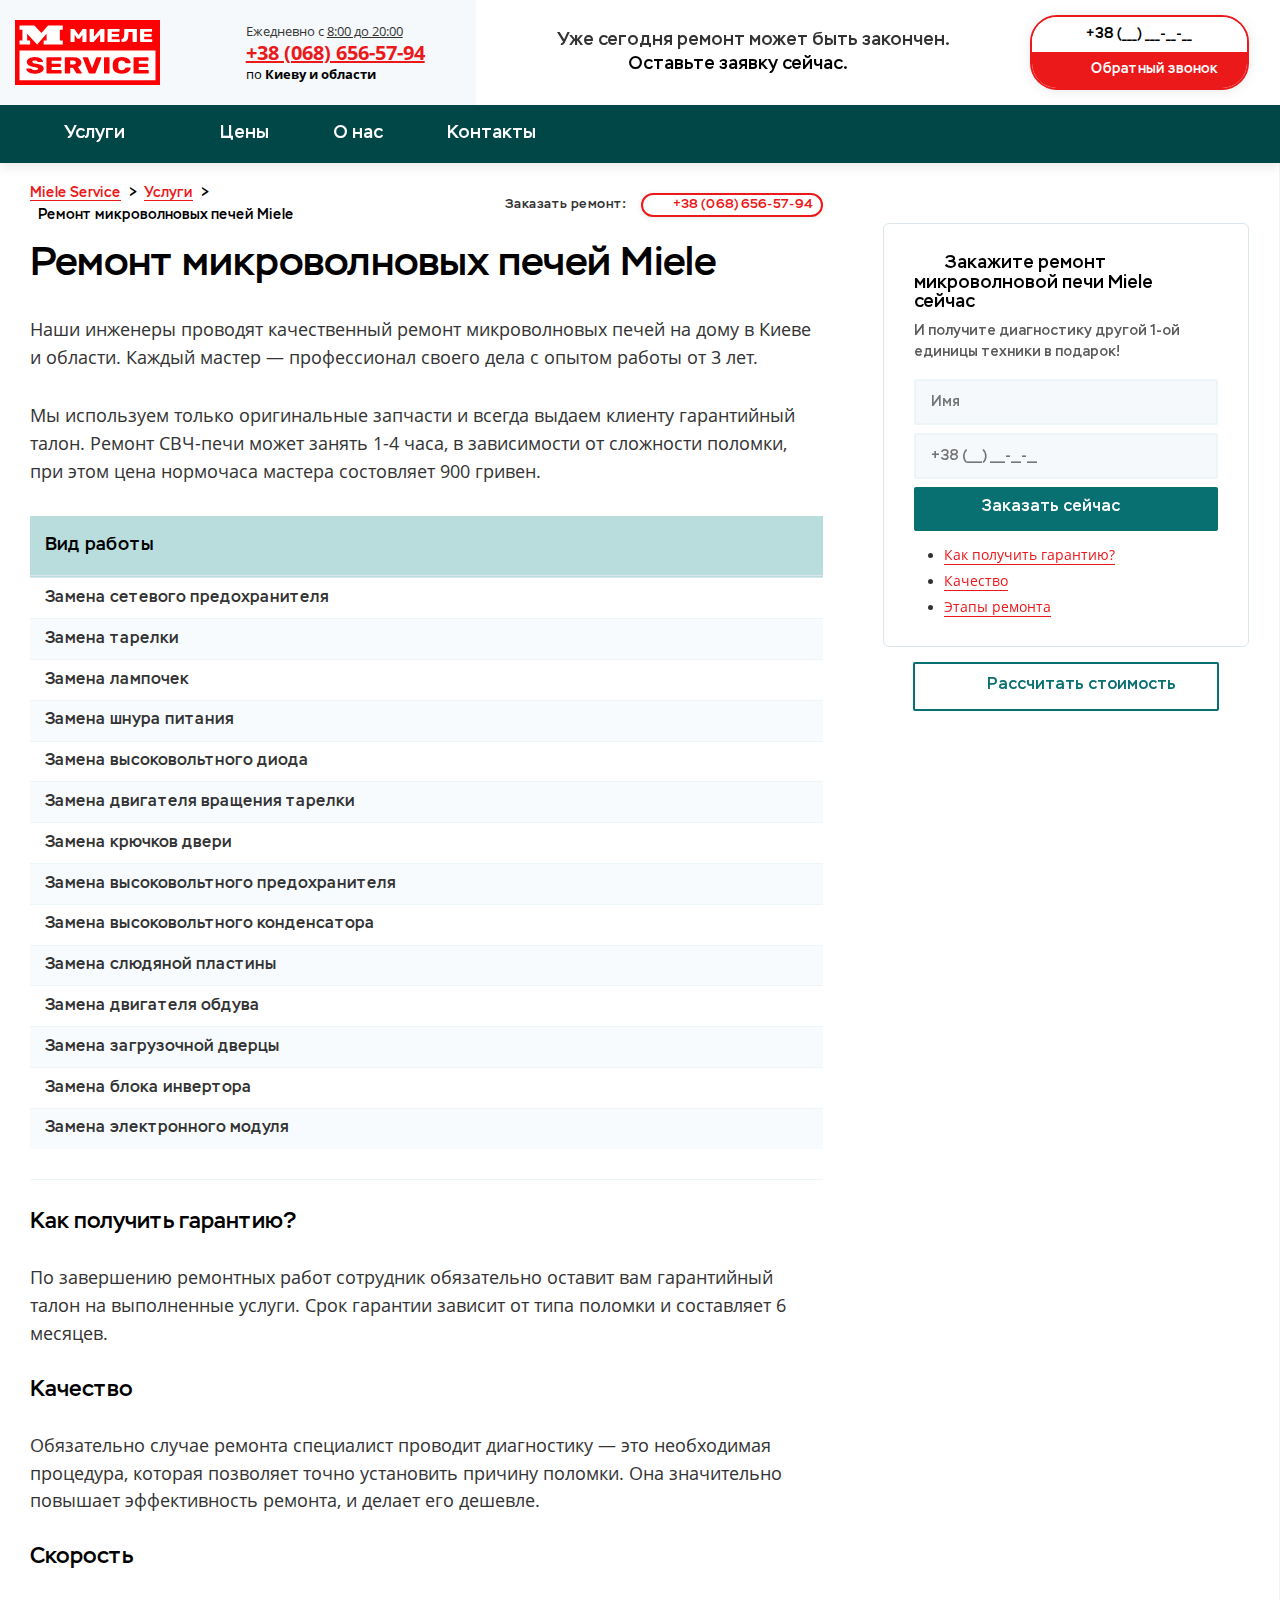
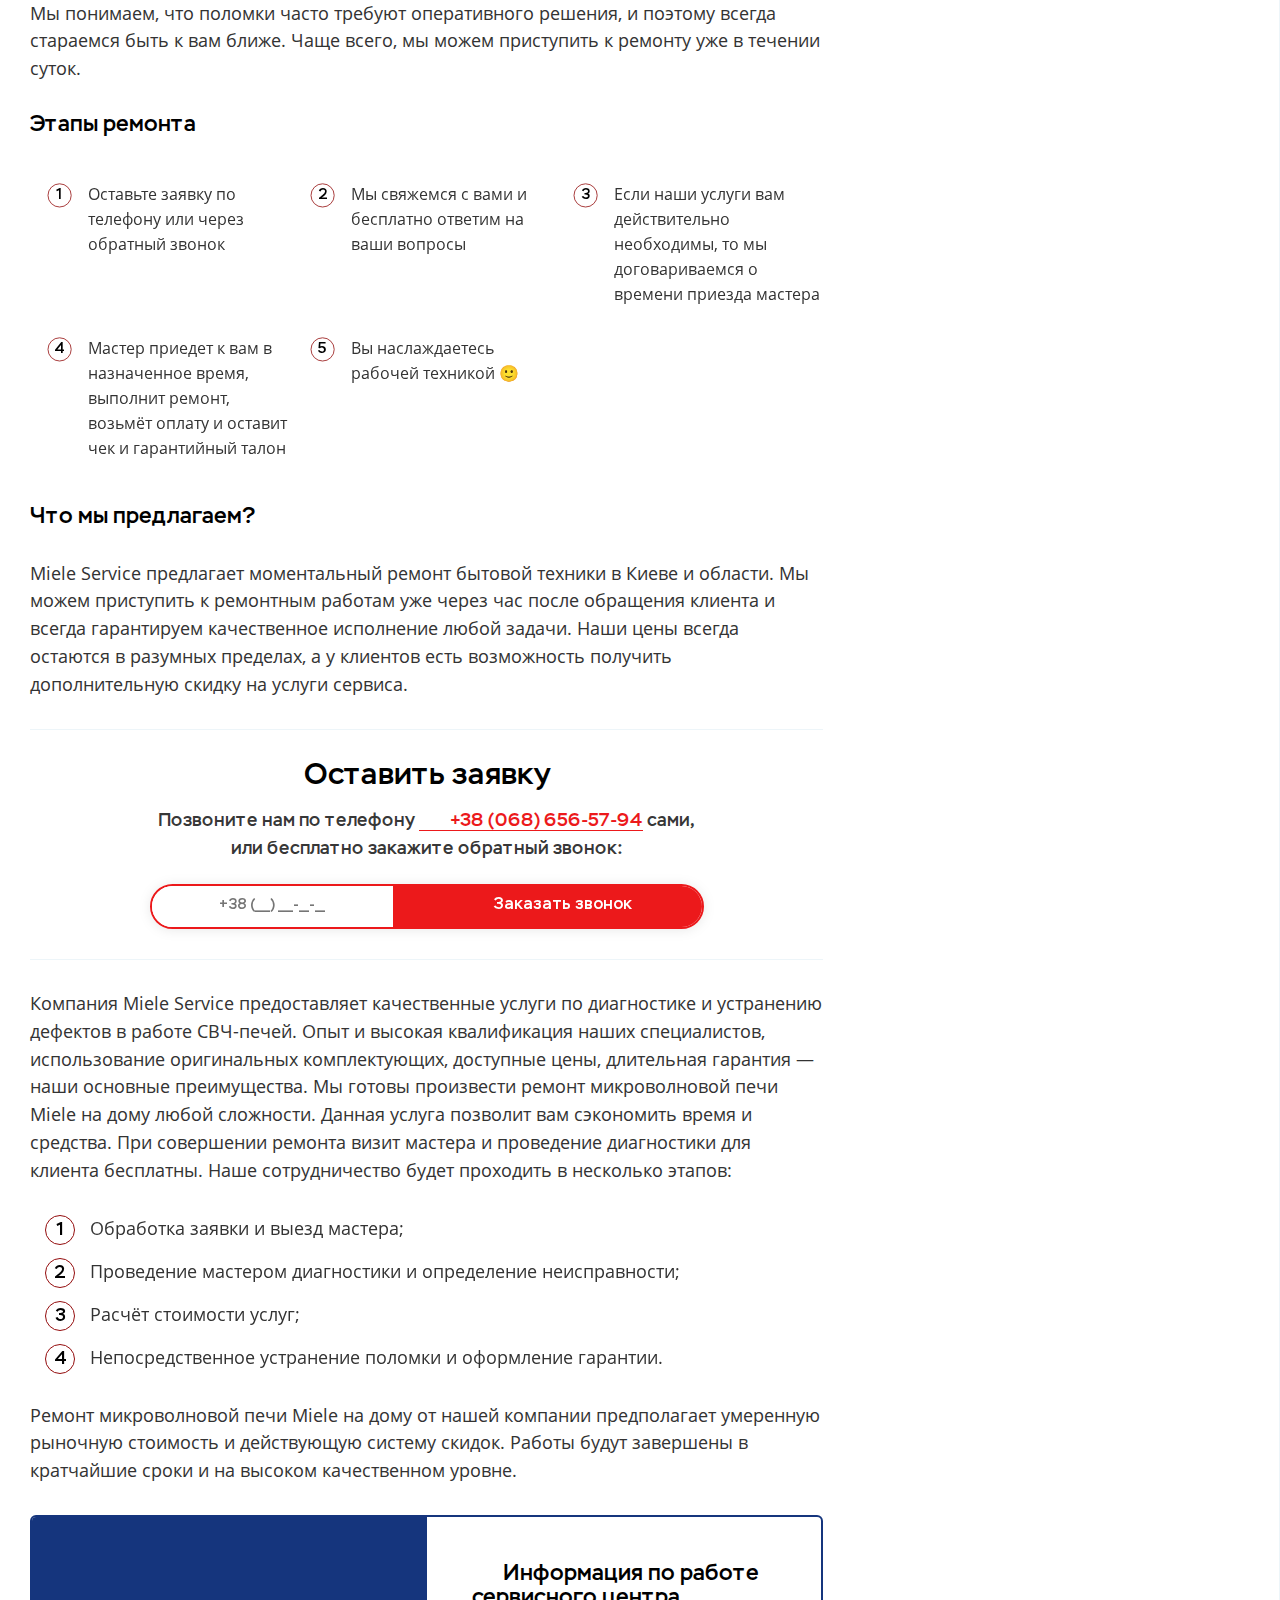
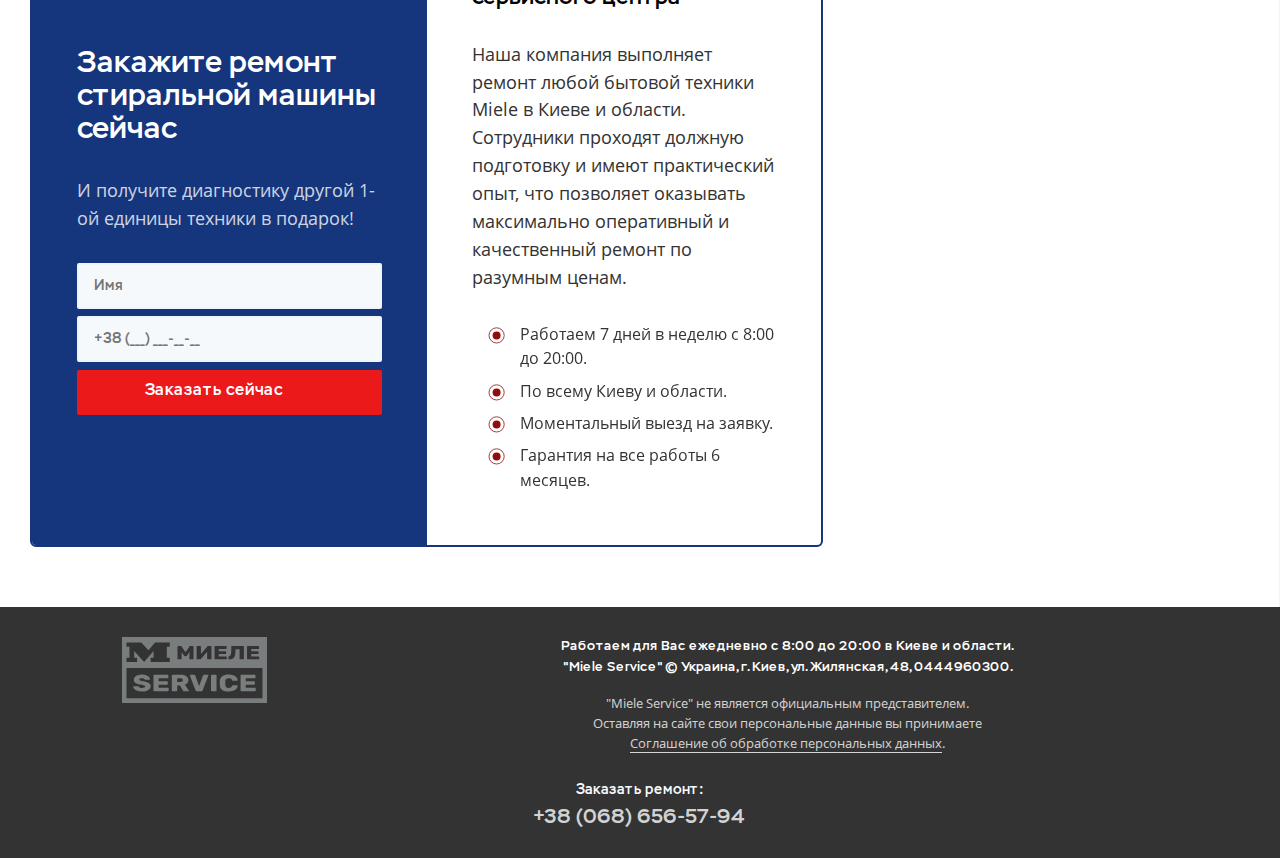
<file: services/remont-mikrovolnovyh-pechej.html>
<!doctype html>
<html lang="ru-RU" prefix="og: http://ogp.me/ns# fb: http://ogp.me/ns/fb# article: http://ogp.me/ns/article#">
	<head>
		<!-- МЕТА -->
		<meta property="og:type" content="article">
		<meta charset="utf-8">
		<meta property="og:locale" content="ru_RU">
		<meta name="viewport" content="width=device-width, user-scalable=no, initial-scale=1.0, maximum-scale=1.0, minimum-scale=1.0">
		<meta http-equiv="X-UA-Compatible" content="ie=edge">
		<meta property="og:url" content="https://the.andrew.pp.ua/services/remont-mikrovolnovyh-pechej">
		<title>Ремонт микроволновых печей Miele | Miele Service — Ремонт техники Миле в Киеве и области</title>
		<meta property="og:title" content="Ремонт микроволновых печей Miele">
		<meta property="twitter:title" content="Ремонт микроволновых печей Miele">
		<meta property="og:site_name" content="Miele Service — Ремонт техники Миле в Киеве и области">
		<meta name="description" content="Миле-Сервис — это гарантия надёжности. Мы выполняем ремонт микроволновок в Киеве на дому, и другой бытовой техники Miele.">
		<meta property="og:description" content="Миле-Сервис — это гарантия надёжности. Мы выполняем ремонт микроволновок в Киеве на дому, и другой бытовой техники Miele.">
		<meta property="twitter:description" content="Миле-Сервис — это гарантия надёжности. Мы выполняем ремонт микроволновок в Киеве на дому, и другой бытовой техники Miele.">
		<meta name="keywords" content="ремонт микроволновой печи Miele, ремонт техники в Киеве и области, Миле-Сервис">
		<!-- ГРАФИКА -->
		<meta name="fk:svg:icon" content="https://the.andrew.pp.ua/wp-content/themes/space-x/fk/assets/img-icon/icon">
		<link rel="image_src" href="../assets/miele/web/cover/cover.jpeg">
		<meta property="og:image" content="https://the.andrew.pp.ua/assets/miele/web/cover/cover.jpeg">
		<meta property="vk:image" content="https://the.andrew.pp.ua/assets/miele/web/cover/cover.jpeg">
		<meta property="twitter:image" content="https://the.andrew.pp.ua/assets/miele/web/cover/cover.jpeg">
		<meta property="og:image:width" content="600">
		<meta property="og:image:height" content="350">
		<meta name="twitter:card" content="summary_large_image">
		<meta name="twitter:image:alt" content="Ремонт микроволновых печей Miele | Miele Service">
		<!-- FAVICON -->
		<link rel="shortcut icon" href="../assets/miele/web/favicon/favicon.ico">
		<link rel="shortcut icon" href="../assets/miele/web/favicon/favicon.png" type="image/png">
		<link rel="icon" type="image/png" href="../assets/miele/web/favicon/favicon-180x180.png">
		<link rel="apple-touch-icon" href="../assets/miele/web/favicon/favicon-180x180.png">
		<link rel="mask-icon" href="../assets/miele/web/favicon/favicon.svg" color="#149ce2">
		<!-- ПРИЛОЖЕНИЯ -->
		<link rel="manifest" href="../assets/miele/web/manifest.webmanifest">
		<meta name="theme-color" content="#ffffff">
		<!-- Chrome, Firefox OS, Opera -->
		<meta name="msapplication-tile-image" content="/assets/miele/web/favicon/favicon-150x150.png">
		<!-- Windows -->
		<meta name="msapplication-navbutton-color" content="#ffffff">
		<!-- Windows Phone -->
		<meta name="apple-mobile-web-app-status-bar-style" content="#ffffff">
		<!-- iOS Safari -->
		<script type="application/ld+json">
			{
			  "@context" : "http://schema.org",
			  "@type" : "Organization",
			
			  "name" : "Miele Service — Ремонт техники Миле в Киеве и области",
			  "url" : "https://the.andrew.pp.ua",
			  "logo" : "https://the.andrew.pp.ua/assets/miele/web/cover/cover.jpeg",
			  "telephone" : "+38 (068) 656-57-94",
			  "address": {
			      "@type": "PostalAddress",
			      "addressLocality": "Украина, г. Киев",
			      "streetAddress": "ул. Жилянская, 48",
			      "postalCode": "02000"
			    }
			}
		</script>
		<!-- ПОДДЕРЖКА HTML5 -->
		<!--[if lt IE 9]>
		<script>
			document.createElement("header");
			document.createElement("footer");
			document.createElement("section");
			document.createElement("aside");
			document.createElement("nav");
			document.createElement("article");
			document.createElement("hgroup");
			document.createElement("time");
		</script>
		<noscript>
			<strong>Внимание!</strong>
			Поскольку ваш браузер не поддерживает HTML5, некоторые элементы воспроизводятся с помощью JScript.
			Однако в вашем браузере скрипты отключены, пожалуйста, включите их, чтобы браузер смог отобразить данную страницу.
		</noscript>
		<![endif]-->
		<link rel="preload" href="/wp-content/themes/space-x/fk/assets/fonts/stem-medium/stem-medium-regular/stem-medium-regular.woff2" as="font" />
		<link rel="preload" href="/wp-content/themes/space-x/fk/assets/fonts/stem-medium/stem-medium-italic/stem-medium-italic.woff2" as="font" />
		<link rel="preload" href="/wp-content/themes/space-x/fk/assets/fonts/opensans/opensans-regular/opensans-regular.woff2" as="font" />
		<link rel="preload" href="/wp-content/themes/space-x/fk/assets/fonts/opensans/opensans-bold/opensans-bold.woff2" as="font" />
		<link rel="preload" href="/wp-content/themes/space-x/style.css" as="style" />
		<link rel="preload" href="/wp-content/themes/space-x/fk.js" as="script" />
		<script>
			let fkReadyCallback = fkReadyCallbackLock();
			
			function fkReadyCallbackLock () {
			    let funcs = [
			        function () {
			          console.log( "Ready callback is running!" );
			        },
			    ];
			
			    return function( callback ) {
			        if( callback ){
			            funcs.push(callback);
			        } else {
			            for( let i = 0; i < funcs.length; i++ ){
			                funcs[i]();
			            }
			        }
			    }
			}
		</script><!-- Global site tag (gtag.js) - Google Analytics -->
		<script async src="https://www.googletagmanager.com/gtag/js?id=UA-127965500-3"></script>
		<script>
			window.dataLayer = window.dataLayer || [];
			function gtag(){dataLayer.push(arguments);}
			gtag('js', new Date());
			
			gtag('config', 'UA-127965500-3', {'send_page_view': false});
		</script>
		<script>
			function initRingostat(){return;
			  if (typeof(ga) !== 'undefined') {
			    ga('gtag_UA_127965500_3.require','ringostat');
			    gtag('event', 'page_view');
			    (function (d,s,u,e,p) {
			      p=d.getElementsByTagName(s)[0],e=d.createElement(s),e.async=1,e.src=u,p.parentNode.insertBefore(e, p);
			    })(document, 'script', 'https://script.ringostat.com/v4/eb/ebf7dd389603dadf722629525e898f1ea2ddb849.js');
			  } else {
			    setTimeout(initRingostat,200);
			  }
			}
			initRingostat();
		</script><!-- Yandex.Metrika counter -->
		<script>   var yaParams = {ip_adress: "77.222.156.62"} </script>
		<script type="text/javascript" >
			(function (d, w, c) {
			  (w[c] = w[c] || []).push(function() {
			    try {
			      w.yaCounter51195980 = new Ya.Metrika2({
			        id:51195980,
			        params:window.yaParams,
			        triggerEvent:true,
			        clickmap:true,
			        trackLinks:true,
			        accurateTrackBounce:true,
			        webvisor:true,
			        ecommerce:"dataLayer"
			      });
			    } catch(e) { }
			  });
			
			  var n = d.getElementsByTagName("script")[0],
			    s = d.createElement("script"),
			    f = function () { n.parentNode.insertBefore(s, n); };
			  s.type = "text/javascript";
			  s.async = true;
			  s.src = "https://mc.yandex.ru/metrika/tag.js";
			
			  if (w.opera == "[object Opera]") {
			    d.addEventListener("DOMContentLoaded", f, false);
			  } else { f(); }
			})(document, window, "yandex_metrika_callbacks2");
		</script>
		<noscript>
			<div><img src="https://mc.yandex.ru/watch/51195980" style="position:absolute; left:-9999px;" alt="" /></div>
		</noscript>
		<!-- /Yandex.Metrika counter --><script>
			(function(w, d, s, h, id) {return;
			    w.roistatProjectId = id; w.roistatHost = h;
			    var p = d.location.protocol == "https:" ? "https://" : "http://";
			    var u = /^.*roistat_visit=[^;]+(.*)?$/.test(d.cookie) ? "/dist/module.js" : "/api/site/1.0/"+id+"/init";
			    var js = d.createElement(s); js.charset="UTF-8"; js.async = 1; js.src = p+h+u; var js2 = d.getElementsByTagName(s)[0]; js2.parentNode.insertBefore(js, js2);
			})(window, document, 'script', 'cloud.roistat.com', '84d1bf327e79eaac5a6ce365d1b5ec1e');
		</script>
		<link rel='stylesheet' id='tablepress-default-css'  href='/wp-content/plugins/tablepress/css/default.min.css?ver=1.12' type='text/css' media='all' />
		<link rel="canonical" href="remont-mikrovolnovyh-pechej.html" />
		<link rel="alternate" type="application/json+oembed" href="/wp-json/oembed/1.0/embed?url=https%3A%2F%2Fthe.andrew.pp.ua%2Fservices%2Fremont-mikrovolnovyh-pechej" />
		<link rel="alternate" type="text/xml+oembed" href="/wp-json/oembed/1.0/embed?url=https%3A%2F%2Fthe.andrew.pp.ua%2Fservices%2Fremont-mikrovolnovyh-pechej&#038;format=xml" />
	</head>
	<body>
		<div id="fk-preload"></div>
		<style>#fk-preload{transition:opacity .5s}#fk-preload div{position:fixed;top:0;bottom:0;left:0;right:0;z-index:99999999999;background-color:#fff}#fk-preload img{position:fixed;top:50%;left:50%;transform:translate(-50%,-50%);width:250px}</style>
		<script>
			var fkPreload = document.getElementById("fk-preload");
			var div = document.createElement( "div" );
			fkPreload.append( div );
			
			window.addEventListener('DOMContentLoaded', function(){
			    setTimeout( function(){
			        fkPreload.style.opacity = "0";
			    }, 150);
			} );
			
			fkPreload.addEventListener("transitionend", function(){
			    fkPreload.remove();
			});
		</script>
		<header class="layout-header ">
			<div class="layout-header__container">
				<div class="layout-header__grid fk-grid-3 fk-grid-md-5 fk-grid-sm-2 fk-grid-xs-1 fk-grid-mr-1 fk-grid_padding">
					<div class="layout-header-logo col-md-2 layout-header-logo_bg-light fk-center-y">
						<div class="fk-grid fk-grid_flexible">
							<div class="logo fk-center-y">
								<a href="/" title="Сервисный центр по ремонту бытовой техники Miele Service"><img src="../assets/miele/logo.svg" alt="Логотип Miele Service"></a>
							</div>
							<div class="fk-center-y">
								<div class="layout-header-group tel">
									<div class="layout-header-group__text">Ежедневно с <u>8:00 до 20:00</u> <b class="text-xs"><br>в Киеве и области.</b></div>
									<a class="layout-header-group__title call_phone_miele" href="tel:+38 (068) 656-57-94">+38 (068) 656-57-94</a>
									<div class="layout-header-group__subtitle">по <b>Киеву и области</b></div>
								</div>
							</div>
						</div>
					</div>
					<div class="layout-header-slogan col-md-2 fk-center-y">
						<div>
							<div>Уже сегодня ремонт может быть закончен.</div>
							<div id="layout-header-slogan-link" class="link">Оставьте заявку сейчас. <i class="fk-icon-stroke-right fk-icon-dark-darken" fk-icon="lonicons/md/arrow-forward"></i></div>
							<a class="phone-xs call_phone_miele" href="tel:+38 (068) 656-57-94">
							<i class="fk-icon-stroke-left fk-icon-color-cta" fk-icon="lonicons/md/call"></i>
							+38 (068) 656-57-94              </a>
						</div>
						<script>
							window.addEventListener('DOMContentLoaded', function(){
							    document.getElementById("layout-header-slogan-link").addEventListener( "click", function () {
							        document.getElementById("layout-header-input-tel").focus();
							    } );
							} );
						</script>
					</div>
					<div class="col-sm-2 fk-center-y">
						<form action="https://the.andrew.pp.ua/order.php" method="post" class="callback callback_md callback_center">
							<input id="layout-header-input-tel" type="tel" placeholder="+38 (___) ___-__-__" name="field-phone" required>
							<button class="fk-btn-cta">
							<i class="fk-icon-stroke-left" fk-icon="lonicons/md/call"></i>
							Обратный звонок    </button>
							<input type="hidden" name="sx-post-auto-send" value="true">
							<input type="hidden" name="sx-post-order-type" value="callback">
						</form>
						<script>
							window.addEventListener('DOMContentLoaded', function(){
							    var html = document.documentElement;
							    var body = document.body;
							    var scrollTop = html.scrollTop || body && body.scrollTop || 0;
							    scrollTop -= html.clientTop;
							
							    if( scrollTop <= 21 )
							        document.getElementById("layout-header-input-tel").focus();
							} );
						</script>
					</div>
				</div>
			</div>
		</header>
		<section class="nav-header fk-bg-color-prim-darken fk-shadow-box">
			<div class="fk-container-lg">
				<div class="nav-header__grid fk-grid-5 fk-grid-xs-2 fk-grid-mr-2">
					<nav class="col-4 fk-center-y">
						<ul class="fk-navs fk-navs-media fk-navs_inverse fk-navs_fz-mg" id="">
							<li class=' sub-menu'>
								<a href='/services.html' rel='' title='Услуги'>Услуги</a>
								<ul>
									<li class=' '><a href='/services/remont-stiralnyh-mashin.html' rel='' title='Ремонт стиральных машин Miele'><span>Ремонт стиральных машин Miele</span></a></li>
									<li class=' '><a href='/services/remont-holodilnikov.html' rel='' title='Ремонт холодильников Miele'><span>Ремонт холодильников Miele</span></a></li>
									<li class=' '><a href='/services/remont-kofemashin.html' rel='' title='Ремонт кофемашин Miele'><span>Ремонт кофемашин Miele</span></a></li>
									<li class=' '><a href='/services/remont-posudomoechnyh-mashin.html' rel='' title='Ремонт посудомоечных машин Miele'><span>Ремонт посудомоечных машин Miele</span></a></li>
									<li class=' '><a href='/services/remont-mikrovolnovyh-pechej.html' rel='' title='Ремонт микроволновых печей Miele'><span>Ремонт микроволновых печей Miele</span></a></li>
									<li class=' '><a href='/services/remont-varochnyh-panelej.html' rel='' title='Ремонт варочных панелей Miele'><span>Ремонт варочных панелей Miele</span></a></li>
									<li class=' '><a href='/services/remont-duhovyh-shkafov.html' rel='' title='Ремонт духовых шкафов Miele'><span>Ремонт духовых шкафов Miele</span></a></li>
									<li class=' '><a href='/services/remont-vytyazhnyh-shkafov.html' rel='' title='Ремонт вытяжных шкафов Miele'><span>Ремонт вытяжных шкафов Miele</span></a></li>
									<li class=' '><a href='/services/remont-sushilnyh-mashin.html' rel='' title='Ремонт сушильных машин Miele'><span>Ремонт сушильных машин Miele</span></a></li>
								</ul>
							</li>
							<li class=' '><a href='/more/prices.html' rel='' title='Цены'>Цены</a></li>
							<li class=' '><a href='/more/about.html' rel='nofollow' title='О нас'>О нас</a></li>
							<li class=' '><a href='/contacts.html' rel='nofollow' title='Контакты'>Контакты</a></li>
						</ul>
					</nav>
					<div class="nav-header__call fk-text-inverse-h">
						<a class="fk-btn-cta fk-btn-sm call_phone_miele" href="tel:+38 (068) 656-57-94">
						<i class="fk-icon-stroke-left" fk-icon="lonicons/md/call"></i>
						+38 (068) 656-57-94              </a>
					</div>
				</div>
			</div>
		</section>
		<script>
			fkReadyCallback( function () {
			    fk.navs( {
			        "navs" : "fk-navs-media",
			        "icon" : "<i class='fk-icon-stroke-right fk-icon-sm' fk-icon='fill/arrow-down'></i>"
			    } );
			
			    fk.sticky( "nav-header" );
			} );
		</script>
		<section class="template-service">
			<div class="fk-grid-3 fk-grid-sm-1 fk-grid-xs-1 fk-grid-mr-1">
				<div class="template-service__content col-2">
					<section class="breadcrumbs ">
						<div class="breadcrumbs__grid fk-grid fk-grid_flexible">
							<div class="breadcrumbs__crumbs" itemscope itemtype="https://schema.org/BreadcrumbList">
								<!-- Breadcrumb NavXT 6.4.0 -->
								<span itemprop="itemListElement" itemscope itemtype="https://schema.org/ListItem" typeof="ListItem">
									<a itemprop="item" typeof="WebPage" title="Ремонт бытовой техники Miele Service" href="/" class="home" ><span itemprop="name">Miele Service</span></a>
									<meta itemprop="position" content="1">
								</span>
								&gt; 
								<span itemprop="itemListElement" itemscope itemtype="https://schema.org/ListItem" typeof="ListItem">
									<a itemprop="item" typeof="WebPage" title="Услуги" href="../services.html" class="post post-services-archive" >
									<span itemprop="name">Услуги</span>
									</a>
									<meta itemprop="position" content="2">
								</span>
								&gt; 
								<span class="post post-services current-item" itemprop="itemListElement" itemscope="" itemtype="https://schema.org/ListItem" typeof="ListItem">
									<span itemprop="name">Ремонт микроволновых печей Miele</span>
									<meta itemprop="position" content="3">
								</span>
							</div>
							<div class="breadcrumbs__call">
								<span>Заказать ремонт: </span>
								<a class="call_phone_miele" href='tel:+38 (068) 656-57-94'><i class='fk-icon-stroke-left fk-icon-color-cta' fk-icon='lonicons/md/call'></i> +38 (068) 656-57-94</a>
							</div>
						</div>
					</section>
					<section class="article">
						<header>
							<h1>Ремонт микроволновых печей Miele</h1>
							<p>Наши инженеры проводят качественный ремонт микроволновых печей на дому в Киеве и области. Каждый мастер &#8212; профессионал своего дела с опытом работы от 3 лет.</p>
							<p>Мы используем только оригинальные запчасти и всегда выдаем клиенту гарантийный талон. Ремонт СВЧ-печи может занять 1-4 часа, в зависимости от сложности поломки, при этом цена нормочаса мастера состовляет 900 гривен.</p>
						</header>
						
						<section class="prices ">
							<div class="prices__table">
								<table>
									<thead>
										<tr>
											<td>Вид работы</td>
										</tr>
									</thead>
									<tbody>
										<tr>
											<td>Замена сетевого предохранителя</td>
										</tr>
										<tr>
											<td>Замена тарелки</td>
										</tr>
										<tr>
											<td>Замена лампочек</td>
										</tr>
										<tr>
											<td>Замена шнура питания</td>
										</tr>
										<tr>
											<td>Замена высоковольтного диода</td>
										</tr>
										<tr>
											<td>Замена двигателя вращения тарелки</td>
										</tr>
										<tr>
											<td>Замена крючков двери</td>
										</tr>
										<tr>
											<td>Замена высоковольтного предохранителя</td>
										</tr>
										<tr>
											<td>Замена высоковольтного конденсатора</td>
										</tr>
										<tr>
											<td>Замена слюдяной пластины</td>
										</tr>
										<tr>
											<td>Замена двигателя обдува</td>
										</tr>
										<tr>
											<td>Замена загрузочной дверцы</td>
										</tr>
										<tr>
											<td>Замена блока инвертора</td>
										</tr>
										<tr>
											<td>Замена электронного модуля</td>
										</tr>
									</tbody>
								</table>
							</div>
						</section>
						<div class="fk-divider mt-md mb-md"></div>
						<section class="section-faq ">
							<h3 id='how-to-get-guarantee'>Как получить гарантию?</h3>
							<p>По завершению ремонтных работ сотрудник обязательно оставит вам гарантийный талон на выполненные услуги. Срок гарантии зависит от типа поломки и составляет 6 месяцев.</p>
							<h3 id='how-to-get-discount'>Качество</h3>
							<p>Обязательно случае ремонта специалист проводит диагностику — это необходимая процедура, которая позволяет точно установить причину поломки. Она значительно повышает эффективность ремонта, и делает его дешевле.</p>
							<h3 id='our-speed'>Скорость</h3>
							<p>Мы понимаем, что поломки часто требуют оперативного решения, и поэтому всегда стараемся быть к вам ближе. Чаще всего, мы можем приступить к ремонту уже в течении суток.</p>
							<h3 id='steps-of-work'>Этапы ремонта</h3>
							<ol>
								<li>Оставьте заявку по телефону или через обратный звонок</li>
								<li>Мы свяжемся с вами и бесплатно ответим на ваши вопросы</li>
								<li>Если наши услуги вам действительно необходимы, то мы договариваемся о времени приезда мастера</li>
								<li>Мастер приедет к вам в назначенное время, выполнит ремонт, возьмёт оплату и оставит чек и гарантийный талон</li>
								<li>Вы наслаждаетесь рабочей техникой 🙂</li>
							</ol>
							<h3 id='what-do-we-offer'>Что мы предлагаем?</h3>
							<p>Miele Service предлагает моментальный ремонт бытовой техники в Киеве и области. Мы можем приступить к ремонтным работам уже через час после обращения клиента и всегда гарантируем качественное исполнение любой задачи. Наши цены всегда остаются в разумных пределах, а у клиентов есть возможность получить дополнительную скидку на услуги сервиса.</p>
						</section>
						<script>
							fkReadyCallback(function () {
							    var ol = document.querySelectorAll( ".section-faq ol" );
							    _.each(ol, function (item) {
							        item.classList.add( "divided-3", "sx-list-ol", "sx-list-lg" );
							    });
							});
						</script>
						<section class="order-box ">
							<h2 class='title'>Оставить заявку</h2>
							<p class='subtitle'>Позвоните нам по телефону <a class='call_phone_miele' href='tel:+38 (068) 656-57-94'><i class='fk-icon-stroke-left fk-icon-color-cta' fk-icon='lonicons/md/call'></i> +38 (068) 656-57-94</a> сами, <br>или бесплатно закажите обратный звонок:</p>
							<div class="order-box__callback">
								<form action="https://the.andrew.pp.ua/order.php" method="post" class="callback callback_center">
									<input id="" type="tel" placeholder="+38 (___) ___-__-__" name="field-phone" required>
									<button class="fk-btn-cta">
									<i class="fk-icon-stroke-left" fk-icon="lonicons/md/call"></i>
									Заказать звонок    </button>
									<input type="hidden" name="sx-post-auto-send" value="true">
									<input type="hidden" name="sx-post-order-type" value="callback">
								</form>
							</div>
						</section>
						<article class='content'>
							<p>Компания Miele Service предоставляет качественные услуги по диагностике и устранению дефектов в работе СВЧ-печей. Опыт и высокая квалификация наших специалистов, использование оригинальных комплектующих, доступные цены, длительная гарантия &#8212; наши основные преимущества. Мы готовы произвести ремонт микроволновой печи Miele на дому любой сложности. Данная услуга позволит вам сэкономить время и средства. При совершении ремонта визит мастера и проведение диагностики для клиента бесплатны. Наше сотрудничество будет проходить в несколько этапов:</p>
							<ol>
								<li>Обработка заявки и выезд мастера;</li>
								<li>Проведение мастером диагностики и определение неисправности;</li>
								<li>Расчёт стоимости услуг;</li>
								<li>Непосредственное устранение поломки и оформление гарантии.</li>
							</ol>
							<p>Ремонт микроволновой печи Miele на дому от нашей компании предполагает умеренную рыночную стоимость и действующую систему скидок. Работы будут завершены в кратчайшие сроки и на высоком качественном уровне.</p>
						</article>
						<section class="form-double">
							<div class="form-double__grid fk-grid-2 fk-grid-xs-1 fk-grid-mr-1">
								<div class="form-double__form fk-center-y">
									<div>
										<header>
											<h2 class="fk-text-inverse-h">Закажите ремонт стиральной машины сейчас</h2>
											<p class="fk-text-inverse-p">И получите диагностику другой 1-ой единицы техники в подарок!</p>
										</header>
										<form action="https://the.andrew.pp.ua/order.php" method="post" class="form">
											<input type="text" placeholder="Имя" name="field-name">
											<input type="tel" placeholder="+38 (___) ___-__-__" name="field-phone" required>
											<div class="fk-btn-box fk-btn-box_extend">
												<button class="fk-btn-cta">Заказать сейчас <i class="fk-icon-stroke-right" fk-icon="lonicons/md/arrow-forward"></i></button>
											</div>
											<input type="hidden" name="sx-post-auto-send" value="true">
											<input type="hidden" name="sx-post-order-type" value="request">
										</form>
									</div>
								</div>
								<div class="form-double__content">
									<h3><i class="fk-icon-stroke-left fk-icon-color-cta-darken" fk-icon="lonicons/md/information-circle-outline"></i>Информация по работе сервисного центра</h3>
									<p>Наша компания выполняет ремонт любой бытовой техники Miele в Киеве и области. Сотрудники проходят должную подготовку и имеют практический опыт, что позволяет оказывать максимально оперативный и качественный ремонт по разумным ценам.</p>
									<ul class="sx-list-ul sx-list-lg">
										<li>Работаем 7 дней в неделю с 8:00 до 20:00.</li>
										<li>По всему Киеву и области.</li>
										<li>Моментальный выезд на заявку.</li>
										<li>Гарантия на все работы 6 месяцев.</li>
									</ul>
								</div>
							</div>
						</section>
					</section>
				</div>
				<aside class="template-service__aside md-after-display">
					<div class="fk-js-sticky-box" data-additional-elem="">
						<section class="form-aside ">
							<div class="form-aside__frame">
								<header>
									<h4 class="title"><i class="fk-icon-stroke-left fk-icon-color-cta-darken" fk-icon="lonicons/md/flame"></i> Закажите ремонт микроволновой печи Miele сейчас</h4>
									<p>И получите диагностику другой 1-ой единицы техники в подарок!</p>
								</header>
								<form class="form" action="https://the.andrew.pp.ua/order.php" method="post">
									<input type="text" placeholder="Имя" name="field-name">
									<input type="tel" placeholder="+38 (___) ___-__-__" name="field-phone" required>
									<div class="fk-btn-box fk-btn-box_extend">
										<button class="fk-btn-prim">Заказать сейчас <i class="fk-icon-stroke-right" fk-icon="lonicons/md/arrow-forward"></i></button>
									</div>
									<input type="hidden" name="sx-post-auto-send" value="true">
									<input type="hidden" name="sx-post-order-type" value="callback">
								</form>
								<ul>
									<li><a href='remont-mikrovolnovyh-pechej.html#how-to-get-guarantee'>Как получить гарантию?</a></li>
									<li><a href='remont-mikrovolnovyh-pechej.html#how-to-get-discount'>Качество</a></li>
									<li><a href='remont-mikrovolnovyh-pechej.html#steps-of-work'>Этапы ремонта</a></li>
								</ul>
							</div>
							<div class="form-aside__btns fk-btn-box fk-btn-box_extend">
								<a href="/order.php" class="fk-btn-prim-linear"><i class="fk-icon-stroke-left" fk-icon="lonicons/md/calculator"></i>Рассчитать стоимость</a>
							</div>
						</section>
					</div>
				</aside>
			</div>
		</section>
		<link rel="stylesheet" href="/wp-content/themes/space-x/style.css">
		<section id="section-cookies" class="section-cookies hidden">
			<span>Чтобы сайт был удобней, мы используем Сookies.</span>
			<button id="section-cookies-button" class="fk-btn-prim-linear fk-btn-sm">Спасибо!</button>
		</section>
		<script>
			fkReadyCallback( function () {
			    var cookies = document.getElementById("section-cookies"),
			        button = document.getElementById("section-cookies-button");
			
			    // Отключаем уведомление
			    button.addEventListener("click", function () {
			        cookies.classList.add( "disabled" );
			        setCookie( "cookies-agree", "agree", 2021 );
			    });
			
			    // Скрываем уведомление в верхней части экрана
			    window.addEventListener('scroll', function(){
			        var html = document.documentElement;
			        var body = document.body;
			        var scrollTop = html.scrollTop || body && body.scrollTop || 0;
			        scrollTop -= html.clientTop;
			
			        ( scrollTop > 350 ) ?
			            cookies.classList.remove( "hidden" ) :
			            cookies.classList.add( "hidden" );
			    } );
			} );
			
			function setCookie( name, value, exp_y, exp_m, exp_d, path, domain, secure ){
			    var cookie_string = name + "=" + escape ( value );
			    if ( exp_y ) {
			        var expires = new Date ( exp_y, exp_m, exp_d );
			        cookie_string += "; expires=" + expires.toGMTString();
			    }
			    if ( path )
			        cookie_string += "; path=" + escape ( path );
			    if ( domain )
			        cookie_string += "; domain=" + escape ( domain );
			    if ( secure )
			        cookie_string += "; secure";
			    document.cookie = cookie_string;
			}
		</script>
		<div class="fk-modal fk-container-xs" data-modal-target="read-later">
			<section class="fk-section fk-section_sm br-box">
				<div class="pl-sm pr-sm">
					<header class="fk-section__title">
						<h3>Отложите статью на потом, если нет времени читать.</h3>
						<p class="fk-font-subtitle mb-xs">
							Для этого просто скопируйте ссылку ниже и сохраните в удобное место:
						</p>
						<div class="fk-grid-3 fk-grid-mr-1 fk-grid_padding">
							<div class="col-2" style="margin-bottom:15px!important;">
								<input id="read-later-link" type="text" readonly>
							</div>
							<button id="read-later-copy" class="fk-btn-prim">Скопировать</button>
						</div>
					</header>
				</div>
			</section>
		</div>
		<script>
			fkReadyCallback(function () {
			    var link = document.getElementById("read-later-link"),
			        copy = document.getElementById("read-later-copy");
			    link.value = window.location.origin + window.location.pathname;
			    copy.addEventListener("click", function () {
			        sxCopyToClipboard(link);
			        copy.innerHTML = "Скопировано!";
			        copy.classList.remove("fk-btn-prim");
			        copy.classList.add("fk-btn-default");
			        setTimeout(function () {
			            copy.innerHTML = "Скопировать";
			            copy.classList.remove("fk-btn-default");
			            copy.classList.add("fk-btn-prim");
			            fk.modal.toggle();
			        }, 2000);
			    });
			});
			
			function sxCopyToClipboard(elem) {
			    // create hidden text element, if it doesn't already exist
			    var targetId = "_hiddenCopyText_";
			    var isInput = elem.tagName === "INPUT" || elem.tagName === "TEXTAREA";
			    var origSelectionStart, origSelectionEnd;
			    if (isInput) {
			        // can just use the original source element for the selection and copy
			        target = elem;
			        origSelectionStart = elem.selectionStart;
			        origSelectionEnd = elem.selectionEnd;
			    } else {
			        // must use a temporary form element for the selection and copy
			        target = document.getElementById(targetId);
			        if (!target) {
			            var target = document.createElement("textarea");
			            target.style.position = "absolute";
			            target.style.left = "-9999px";
			            target.style.top = "0";
			            target.id = targetId;
			            document.body.appendChild(target);
			        }
			        target.textContent = elem.textContent;
			    }
			    // select the content
			    var currentFocus = document.activeElement;
			    target.focus();
			    target.setSelectionRange(0, target.value.length);
			
			    // copy the selection
			    var succeed;
			    try {
			        succeed = document.execCommand("copy");
			    } catch(e) {
			        succeed = false;
			    }
			    // restore original focus
			    if (currentFocus && typeof currentFocus.focus === "function") {
			        currentFocus.focus();
			    }
			
			    if (isInput) {
			        // restore prior selection
			        elem.setSelectionRange(origSelectionStart, origSelectionEnd);
			    } else {
			        // clear temporary content
			        target.textContent = "";
			    }
			    return succeed;
			}
		</script>
		<footer class="layout-footer fk-bg-dark">
			<div class="fk-container-lg">
				<div class="fk-grid-5 fk-grid-md-4 fk-grid-sm-4 fk-grid-xs-4 fk-grid-mr-1 fk-grid_padding">
					<div class="layout-footer__logo lg-before-text-center">
						<a href="/" title="Сервисный центр по ремонту бытовой техники Miele Service"><img src="../assets/miele/logo-inverse.svg" alt="Логотип Miele Service"></a>
					</div>
					<div class="layout-footer__call col-3 col-3 col-md-3 col-sm-3 col-xs-3">
						<p class="fk-ff-title fk-text-inverse-h">
							Работаем для Вас ежедневно с 8:00 до 20:00 в Киеве и области. <br class="sm-after-display">
							"Miele Service" © Украина, г. Киев, ул. Жилянская, 48, 0444960300.
						</p>
						<p class="fk-text-inverse-p">
							"Miele Service" не является официальным представителем. <br>
							Оставляя на сайте свои персональные данные вы принимаете <br class="sm-after-display"><a href="/more/legal" rel="nofollow">Соглашение об обработке персональных данных</a>.
						</p>
					</div>
					<div class="layout-footer__contacts fk-text-inverse text-right lg-before-text-center col-md-4 col-sm-4 col-xs-4">
						<h4>Заказать ремонт:</h4>
						<a class='call_phone_miele' href='tel:+38 (068) 656-57-94'>+38 (068) 656-57-94</a>      
					</div>
				</div>
			</div>
		</footer>
		<script>
    !function(e){"function"==typeof define&&define.amd?define("inputmask.dependencyLib",e):"object"==typeof exports?module.exports=e():e()}(function(){function e(e,t){for(var n=0,i=e.length;n<i;n++)if(e[n]===t)return n;return-1}function t(e){return null==e?e+"":"object"==typeof e||"function"==typeof e?a[a.toString.call(e)]||"object":typeof e}function n(e){return null!=e&&e===e.window}function i(e){var i="length"in e&&e.length,o=t(e);return"function"!==o&&!n(e)&&(!(1!==e.nodeType||!i)||("array"===o||0===i||"number"==typeof i&&i>0&&i-1 in e))}function o(e){return e instanceof Element}function r(e){return e instanceof r?e:this instanceof r?void(void 0!==e&&null!==e&&e!==window&&(this[0]=e.nodeName?e:void 0!==e[0]&&e[0].nodeName?e[0]:document.querySelector(e),void 0!==this[0]&&null!==this[0]&&(this[0].eventRegistry=this[0].eventRegistry||{}))):new r(e)}for(var a={},l="Boolean Number String Function Array Date RegExp Object Error".split(" "),s=0;s<l.length;s++)a["[object "+l[s]+"]"]=l[s].toLowerCase();return r.prototype={on:function(e,t){function n(e,n){r.addEventListener?r.addEventListener(e,t,!1):r.attachEvent&&r.attachEvent("on"+e,t),i[e]=i[e]||{},i[e][n]=i[e][n]||[],i[e][n].push(t)}if(o(this[0]))for(var i=this[0].eventRegistry,r=this[0],a=e.split(" "),l=0;l<a.length;l++){var s=a[l].split("."),f=s[0],c=s[1]||"global";n(f,c)}return this},off:function(e,t){function n(e,t,n){if(e in r==!0)if(a.removeEventListener?a.removeEventListener(e,n,!1):a.detachEvent&&a.detachEvent("on"+e,n),"global"===t)for(var i in r[e])r[e][i].splice(r[e][i].indexOf(n),1);else r[e][t].splice(r[e][t].indexOf(n),1)}function i(e,n){var i,o,a=[];if(e.length>0)if(void 0===t)for(i=0,o=r[e][n].length;i<o;i++)a.push({ev:e,namespace:n&&n.length>0?n:"global",handler:r[e][n][i]});else a.push({ev:e,namespace:n&&n.length>0?n:"global",handler:t});else if(n.length>0)for(var l in r)for(var s in r[l])if(s===n)if(void 0===t)for(i=0,o=r[l][s].length;i<o;i++)a.push({ev:l,namespace:s,handler:r[l][s][i]});else a.push({ev:l,namespace:s,handler:t});return a}if(o(this[0]))for(var r=this[0].eventRegistry,a=this[0],l=e.split(" "),s=0;s<l.length;s++)for(var f=l[s].split("."),c=i(f[0],f[1]),u=0,v=c.length;u<v;u++)n(c[u].ev,c[u].namespace,c[u].handler);return this},trigger:function(e){if(o(this[0]))for(var t=this[0].eventRegistry,n=this[0],i="string"==typeof e?e.split(" "):[e.type],a=0;a<i.length;a++){var l=i[a].split("."),s=l[0],f=l[1]||"global";if(void 0!==document&&"global"===f){var c,u,v={bubbles:!1,cancelable:!0,detail:Array.prototype.slice.call(arguments,1)};if(document.createEvent){try{c=new CustomEvent(s,v)}catch(e){c=document.createEvent("CustomEvent"),c.initCustomEvent(s,v.bubbles,v.cancelable,v.detail)}e.type&&r.extend(c,e),n.dispatchEvent(c)}else c=document.createEventObject(),c.eventType=s,e.type&&r.extend(c,e),n.fireEvent("on"+c.eventType,c)}else if(void 0!==t[s])if(arguments[0]=arguments[0].type?arguments[0]:r.Event(arguments[0]),"global"===f)for(var p in t[s])for(u=0;u<t[s][p].length;u++)t[s][p][u].apply(n,arguments);else for(u=0;u<t[s][f].length;u++)t[s][f][u].apply(n,arguments)}return this},position:function(){if(o(this[0]))return{top:this[0].offsetTop,left:this[0].offsetLeft}}},r.isFunction=function(e){return"function"===t(e)},r.noop=function(){},r.isArray=Array.isArray,r.inArray=function(t,n,i){return null==n?-1:e(n,t,i)},r.valHooks=void 0,r.isPlainObject=function(e){return"object"===t(e)&&!e.nodeType&&!n(e)&&!(e.constructor&&!a.hasOwnProperty.call(e.constructor.prototype,"isPrototypeOf"))},r.extend=function(){var e,t,n,i,o,a,l=arguments[0]||{},s=1,f=arguments.length,c=!1;for("boolean"==typeof l&&(c=l,l=arguments[s]||{},s++),"object"==typeof l||r.isFunction(l)||(l={}),s===f&&(l=this,s--);s<f;s++)if(null!=(e=arguments[s]))for(t in e)n=l[t],i=e[t],l!==i&&(c&&i&&(r.isPlainObject(i)||(o=r.isArray(i)))?(o?(o=!1,a=n&&r.isArray(n)?n:[]):a=n&&r.isPlainObject(n)?n:{},l[t]=r.extend(c,a,i)):void 0!==i&&(l[t]=i));return l},r.each=function(e,t){var n,o=0;if(i(e))for(var r=e.length;o<r&&(n=t.call(e[o],o,e[o]),n!==!1);o++);else for(o in e)if(n=t.call(e[o],o,e[o]),n===!1)break;return e},r.map=function(e,t){var n,o=0,r=e.length,a=i(e),l=[];if(a)for(;o<r;o++)n=t(e[o],o),null!=n&&l.push(n);else for(o in e)n=t(e[o],o),null!=n&&l.push(n);return[].concat(l)},r.data=function(e,t,n){return void 0===n?e.__data?e.__data[t]:null:(e.__data=e.__data||{},void(e.__data[t]=n))},r.Event=function(e,t){t=t||{bubbles:!1,cancelable:!1,detail:void 0};var n=document.createEvent("CustomEvent");return n.initCustomEvent(e,t.bubbles,t.cancelable,t.detail),n},r.Event.prototype=window.Event.prototype,window.dependencyLib=r,r});
    !function(e){"function"==typeof define&&define.amd?define("inputmask",["inputmask.dependencyLib"],e):"object"==typeof exports?module.exports=e(require("./inputmask.dependencyLib")):e(window.dependencyLib||jQuery)}(function(e){function t(i,a){return this instanceof t?(e.isPlainObject(i)?a=i:(a=a||{},a.alias=i),this.el=void 0,this.opts=e.extend(!0,{},this.defaults,a),this.maskset=void 0,this.noMasksCache=a&&void 0!==a.definitions,this.userOptions=a||{},this.events={},this.dataAttribute="data-inputmask",this.isRTL=this.opts.numericInput,void n(this.opts.alias,a,this.opts)):new t(i,a)}function n(t,i,a){var o=a.aliases[t];return o?(o.alias&&n(o.alias,void 0,a),e.extend(!0,a,o),e.extend(!0,a,i),!0):(null===a.mask&&(a.mask=t),!1)}function i(n,i){function a(n,a,o){if(null!==n&&""!==n){if(1===n.length&&o.greedy===!1&&0!==o.repeat&&(o.placeholder=""),o.repeat>0||"*"===o.repeat||"+"===o.repeat){var r="*"===o.repeat?0:"+"===o.repeat?1:o.repeat;n=o.groupmarker.start+n+o.groupmarker.end+o.quantifiermarker.start+r+","+o.repeat+o.quantifiermarker.end}var s;return void 0===t.prototype.masksCache[n]||i===!0?(s={mask:n,maskToken:t.prototype.analyseMask(n,o),validPositions:{},_buffer:void 0,buffer:void 0,tests:{},metadata:a,maskLength:void 0},i!==!0&&(t.prototype.masksCache[o.numericInput?n.split("").reverse().join(""):n]=s,s=e.extend(!0,{},t.prototype.masksCache[o.numericInput?n.split("").reverse().join(""):n]))):s=e.extend(!0,{},t.prototype.masksCache[o.numericInput?n.split("").reverse().join(""):n]),s}}var o;if(e.isFunction(n.mask)&&(n.mask=n.mask(n)),e.isArray(n.mask)){if(n.mask.length>1){n.keepStatic=null===n.keepStatic||n.keepStatic;var r=n.groupmarker.start;return e.each(n.numericInput?n.mask.reverse():n.mask,function(t,i){r.length>1&&(r+=n.groupmarker.end+n.alternatormarker+n.groupmarker.start),r+=void 0===i.mask||e.isFunction(i.mask)?i:i.mask}),r+=n.groupmarker.end,a(r,n.mask,n)}n.mask=n.mask.pop()}return n.mask&&(o=void 0===n.mask.mask||e.isFunction(n.mask.mask)?a(n.mask,n.mask,n):a(n.mask.mask,n.mask,n)),o}function a(n,i,o){function u(e,t,n){t=t||0;var i,a,r,s=[],l=0,c=p();W=void 0!==q?q.maxLength:void 0,W===-1&&(W=void 0);do e===!0&&d().validPositions[l]?(r=d().validPositions[l],a=r.match,i=r.locator.slice(),s.push(n===!0?r.input:n===!1?a.nativeDef:j(l,a))):(r=m(l,i,l-1),a=r.match,i=r.locator.slice(),(o.jitMasking===!1||l<c||"number"==typeof o.jitMasking&&isFinite(o.jitMasking)&&o.jitMasking>l)&&s.push(n===!1?a.nativeDef:j(l,a))),l++;while((void 0===W||l<W)&&(null!==a.fn||""!==a.def)||t>l);return""===s[s.length-1]&&s.pop(),d().maskLength=l+1,s}function d(){return i}function f(e){var t=d();t.buffer=void 0,e!==!0&&(t._buffer=void 0,t.validPositions={},t.p=0)}function p(e,t,n){var i=-1,a=-1,o=n||d().validPositions;void 0===e&&(e=-1);for(var r in o){var s=parseInt(r);o[s]&&(t||null!==o[s].match.fn)&&(s<=e&&(i=s),s>=e&&(a=s))}return i!==-1&&e-i>1||a<e?i:a}function v(t,n,i,a){function r(e){var t=d().validPositions[e];if(void 0!==t&&null===t.match.fn){var n=d().validPositions[e-1],i=d().validPositions[e+1];return void 0!==n&&void 0!==i}return!1}var s,l=t,c=e.extend(!0,{},d().validPositions),u=!1;for(d().p=t,s=n-1;s>=l;s--)void 0!==d().validPositions[s]&&(i!==!0&&(!d().validPositions[s].match.optionality&&r(s)||o.canClearPosition(d(),s,p(),a,o)===!1)||delete d().validPositions[s]);for(f(!0),s=l+1;s<=p();){for(;void 0!==d().validPositions[l];)l++;if(s<l&&(s=l+1),void 0===d().validPositions[s]&&A(s))s++;else{var v=m(s);u===!1&&c[l]&&c[l].match.def===v.match.def?(d().validPositions[l]=e.extend(!0,{},c[l]),d().validPositions[l].input=v.input,delete d().validPositions[s],s++):g(l,v.match.def)?_(l,v.input||j(s),!0)!==!1&&(delete d().validPositions[s],s++,u=!0):A(s)||(s++,l--),l++}}f(!0)}function h(e,t){for(var n,i=e,a=p(),r=d().validPositions[a]||y(0)[0],s=void 0!==r.alternation?r.locator[r.alternation].toString().split(","):[],l=0;l<i.length&&(n=i[l],!(n.match&&(o.greedy&&n.match.optionalQuantifier!==!0||(n.match.optionality===!1||n.match.newBlockMarker===!1)&&n.match.optionalQuantifier!==!0)&&(void 0===r.alternation||r.alternation!==n.alternation||void 0!==n.locator[r.alternation]&&w(n.locator[r.alternation].toString().split(","),s)))||t===!0&&(null!==n.match.fn||/[0-9a-bA-Z]/.test(n.match.def)));l++);return n}function m(e,t,n){return d().validPositions[e]||h(y(e,t?t.slice():t,n))}function k(e){return d().validPositions[e]?d().validPositions[e]:y(e)[0]}function g(e,t){for(var n=!1,i=y(e),a=0;a<i.length;a++)if(i[a].match&&i[a].match.def===t){n=!0;break}return n}function y(t,n,i){function a(n,i,r,s){function c(r,s,f){function h(t,n){var i=0===e.inArray(t,n.matches);return i||e.each(n.matches,function(e,a){if(a.isQuantifier===!0&&(i=h(t,n.matches[e-1])))return!1}),i}function k(t,n,i){var a,o;return(d().tests[t]||d().validPositions[t])&&e.each(d().tests[t]||[d().validPositions[t]],function(e,t){var r=void 0!==i?i:t.alternation,s=void 0!==t.locator[r]?t.locator[r].toString().indexOf(n):-1;(void 0===o||s<o)&&s!==-1&&(a=t,o=s)}),a?a.locator.slice((void 0!==i?i:a.alternation)+1):void 0!==i?k(t,n):void 0}function g(e,n){return null===e.match.fn&&null!==n.match.fn&&n.match.fn.test(e.match.def,d(),t,!1,o,!1)}if(u>1e4)throw"Inputmask: There is probably an error in your mask definition or in the code. Create an issue on github with an example of the mask you are using. "+d().mask;if(u===t&&void 0===r.matches)return p.push({match:r,locator:s.reverse(),cd:m}),!0;if(void 0!==r.matches){if(r.isGroup&&f!==r){if(r=c(n.matches[e.inArray(r,n.matches)+1],s))return!0}else if(r.isOptional){var y=r;if(r=a(r,i,s,f)){if(l=p[p.length-1].match,!h(l,y))return!0;v=!0,u=t}}else if(r.isAlternator){var b,P=r,E=[],C=p.slice(),w=s.length,_=i.length>0?i.shift():-1;if(_===-1||"string"==typeof _){var A,x=u,M=i.slice(),O=[];if("string"==typeof _)O=_.split(",");else for(A=0;A<P.matches.length;A++)O.push(A);for(var S=0;S<O.length;S++){if(A=parseInt(O[S]),p=[],i=k(u,A,w)||M.slice(),r=c(P.matches[A]||n.matches[A],[A].concat(s),f)||r,r!==!0&&void 0!==r&&O[O.length-1]<P.matches.length){var j=e.inArray(r,n.matches)+1;n.matches.length>j&&(r=c(n.matches[j],[j].concat(s.slice(1,s.length)),f),r&&(O.push(j.toString()),e.each(p,function(e,t){t.alternation=s.length-1})))}b=p.slice(),u=x,p=[];for(var D=0;D<b.length;D++){var T=b[D],I=!1;T.alternation=T.alternation||w;for(var G=0;G<E.length;G++){var L=E[G];if(("string"!=typeof _||e.inArray(T.locator[T.alternation].toString(),O)!==-1)&&(T.match.def===L.match.def||g(T,L))){I=T.match.nativeDef===L.match.nativeDef,T.alternation==L.alternation&&L.locator[L.alternation].toString().indexOf(T.locator[T.alternation])===-1&&(L.locator[L.alternation]=L.locator[L.alternation]+","+T.locator[T.alternation],L.alternation=T.alternation,null==T.match.fn&&(L.na=L.na||T.locator[T.alternation].toString(),L.na.indexOf(T.locator[T.alternation])===-1&&(L.na=L.na+","+T.locator[T.alternation])));break}}I||E.push(T)}}"string"==typeof _&&(E=e.map(E,function(t,n){if(isFinite(n)){var i,a=t.alternation,o=t.locator[a].toString().split(",");t.locator[a]=void 0,t.alternation=void 0;for(var r=0;r<o.length;r++)i=e.inArray(o[r],O)!==-1,i&&(void 0!==t.locator[a]?(t.locator[a]+=",",t.locator[a]+=o[r]):t.locator[a]=parseInt(o[r]),t.alternation=a);if(void 0!==t.locator[a])return t}})),p=C.concat(E),u=t,v=p.length>0,i=M.slice()}else r=c(P.matches[_]||n.matches[_],[_].concat(s),f);if(r)return!0}else if(r.isQuantifier&&f!==n.matches[e.inArray(r,n.matches)-1])for(var B=r,F=i.length>0?i.shift():0;F<(isNaN(B.quantifier.max)?F+1:B.quantifier.max)&&u<=t;F++){var N=n.matches[e.inArray(B,n.matches)-1];if(r=c(N,[F].concat(s),N)){if(l=p[p.length-1].match,l.optionalQuantifier=F>B.quantifier.min-1,h(l,N)){if(F>B.quantifier.min-1){v=!0,u=t;break}return!0}return!0}}else if(r=a(r,i,s,f))return!0}else u++}for(var f=i.length>0?i.shift():0;f<n.matches.length;f++)if(n.matches[f].isQuantifier!==!0){var h=c(n.matches[f],[f].concat(r),s);if(h&&u===t)return h;if(u>t)break}}function r(t){var n=[];return e.isArray(t)||(t=[t]),t.length>0&&(void 0===t[0].alternation?(n=h(t.slice()).locator.slice(),0===n.length&&(n=t[0].locator.slice())):e.each(t,function(e,t){if(""!==t.def)if(0===n.length)n=t.locator.slice();else for(var i=0;i<n.length;i++)t.locator[i]&&n[i].toString().indexOf(t.locator[i])===-1&&(n[i]+=","+t.locator[i])})),n}function s(e){return o.keepStatic&&t>0&&e.length>1+(""===e[e.length-1].match.def?1:0)&&e[0].match.optionality!==!0&&e[0].match.optionalQuantifier!==!0&&null===e[0].match.fn&&!/[0-9a-bA-Z]/.test(e[0].match.def)?[h(e)]:e}var l,c=d().maskToken,u=n?i:0,f=n?n.slice():[0],p=[],v=!1,m=n?n.join(""):"";if(t>-1){if(void 0===n){for(var k,g=t-1;void 0===(k=d().validPositions[g]||d().tests[g])&&g>-1;)g--;void 0!==k&&g>-1&&(f=r(k),m=f.join(""),u=g)}if(d().tests[t]&&d().tests[t][0].cd===m)return s(d().tests[t]);for(var y=f.shift();y<c.length;y++){var b=a(c[y],f,[y]);if(b&&u===t||u>t)break}}return(0===p.length||v)&&p.push({match:{fn:null,cardinality:0,optionality:!0,casing:null,def:"",placeholder:""},locator:[],cd:m}),void 0!==n&&d().tests[t]?s(e.extend(!0,[],p)):(d().tests[t]=e.extend(!0,[],p),s(d().tests[t]))}function b(){return void 0===d()._buffer&&(d()._buffer=u(!1,1),void 0===d().buffer&&d()._buffer.slice()),d()._buffer}function P(e){return void 0!==d().buffer&&e!==!0||(d().buffer=u(!0,p(),!0)),d().buffer}function E(e,t,n){var i;if(e===!0)f(),e=0,t=n.length;else for(i=e;i<t;i++)delete d().validPositions[i];for(i=e;i<t;i++)f(!0),n[i]!==o.skipOptionalPartCharacter&&_(i,n[i],!0,!0)}function C(e,n,i){switch(o.casing||n.casing){case"upper":e=e.toUpperCase();break;case"lower":e=e.toLowerCase();break;case"title":var a=d().validPositions[i-1];e=0===i||a&&a.input===String.fromCharCode(t.keyCode.SPACE)?e.toUpperCase():e.toLowerCase()}return e}function w(t,n){for(var i=o.greedy?n:n.slice(0,1),a=!1,r=0;r<t.length;r++)if(e.inArray(t[r],i)!==-1){a=!0;break}return a}function _(n,i,a,r,s){function l(e){var t=z?e.begin-e.end>1||e.begin-e.end===1&&o.insertMode:e.end-e.begin>1||e.end-e.begin===1&&o.insertMode;return t&&0===e.begin&&e.end===d().maskLength?"full":t}function c(t,i,a){var s=!1;return e.each(y(t),function(c,u){for(var h=u.match,m=i?1:0,k="",g=h.cardinality;g>m;g--)k+=O(t-(g-1));if(i&&(k+=i),P(!0),s=null!=h.fn?h.fn.test(k,d(),t,a,o,l(n)):(i===h.def||i===o.skipOptionalPartCharacter)&&""!==h.def&&{c:h.placeholder||h.def,pos:t},s!==!1){var y=void 0!==s.c?s.c:i;y=y===o.skipOptionalPartCharacter&&null===h.fn?h.placeholder||h.def:y;var w=t,A=P();if(void 0!==s.remove&&(e.isArray(s.remove)||(s.remove=[s.remove]),e.each(s.remove.sort(function(e,t){return t-e}),function(e,t){v(t,t+1,!0)})),void 0!==s.insert&&(e.isArray(s.insert)||(s.insert=[s.insert]),e.each(s.insert.sort(function(e,t){return e-t}),function(e,t){_(t.pos,t.c,!0,r)})),s.refreshFromBuffer){var x=s.refreshFromBuffer;if(a=!0,E(x===!0?x:x.start,x.end,A),void 0===s.pos&&void 0===s.c)return s.pos=p(),!1;if(w=void 0!==s.pos?s.pos:t,w!==t)return s=e.extend(s,_(w,y,!0,r)),!1}else if(s!==!0&&void 0!==s.pos&&s.pos!==t&&(w=s.pos,E(t,w,P().slice()),w!==t))return s=e.extend(s,_(w,y,!0)),!1;return(s===!0||void 0!==s.pos||void 0!==s.c)&&(c>0&&f(!0),b(w,e.extend({},u,{input:C(y,h,w)}),r,l(n))||(s=!1),!1)}}),s}function u(t,n,i){var a,s,l,c,u,v,h,m,k=e.extend(!0,{},d().validPositions),g=!1,b=p();for(c=d().validPositions[b];b>=0;b--)if(l=d().validPositions[b],l&&void 0!==l.alternation){if(a=b,s=d().validPositions[a].alternation,c.locator[l.alternation]!==l.locator[l.alternation])break;c=l}if(void 0!==s){m=parseInt(a);var P=void 0!==c.locator[c.alternation||s]?c.locator[c.alternation||s]:h[0];P.length>0&&(P=P.split(",")[0]);var E=d().validPositions[m],C=d().validPositions[m-1];e.each(y(m,C?C.locator:void 0,m-1),function(a,l){h=l.locator[s]?l.locator[s].toString().split(","):[];for(var c=0;c<h.length;c++){var y=[],b=0,C=0,w=!1;if(P<h[c]&&(void 0===l.na||e.inArray(h[c],l.na.split(","))===-1)){d().validPositions[m]=e.extend(!0,{},l);var A=d().validPositions[m].locator;for(d().validPositions[m].locator[s]=parseInt(h[c]),null==l.match.fn?(E.input!==l.match.def&&(w=!0,E.generatedInput!==!0&&y.push(E.input)),C++,d().validPositions[m].generatedInput=!/[0-9a-bA-Z]/.test(l.match.def),d().validPositions[m].input=l.match.def):d().validPositions[m].input=E.input,u=m+1;u<p(void 0,!0)+1;u++)v=d().validPositions[u],v&&v.generatedInput!==!0&&/[0-9a-bA-Z]/.test(v.input)?y.push(v.input):u<t&&b++,delete d().validPositions[u];for(w&&y[0]===l.match.def&&y.shift(),f(!0),g=!0;y.length>0;){var x=y.shift();if(x!==o.skipOptionalPartCharacter&&!(g=_(p(void 0,!0)+1,x,!1,r,!0)))break}if(g){d().validPositions[m].locator=A;var M=p(t)+1;for(u=m+1;u<p()+1;u++)v=d().validPositions[u],(void 0===v||null==v.match.fn)&&u<t+(C-b)&&C++;t+=C-b,g=_(t>M?M:t,n,i,r,!0)}if(g)return!1;f(),d().validPositions=e.extend(!0,{},k)}}})}return g}function k(t,n){var i=d().validPositions[n];if(i)for(var a=i.locator,o=a.length,r=t;r<n;r++)if(void 0===d().validPositions[r]&&!A(r,!0)){var s=y(r),l=s[0],c=-1;e.each(s,function(e,t){for(var n=0;n<o&&void 0!==t.locator[n]&&w(t.locator[n].toString().split(","),a[n].toString().split(","));n++)c<n&&(c=n,l=t)}),b(r,e.extend({},l,{input:l.match.placeholder||l.match.def}),!0)}}function b(t,n,i,a){if(a||o.insertMode&&void 0!==d().validPositions[t]&&void 0===i){var r,s=e.extend(!0,{},d().validPositions),l=p(void 0,!0);for(r=t;r<=l;r++)delete d().validPositions[r];d().validPositions[t]=e.extend(!0,{},n);var c,u=!0,v=d().validPositions,h=!1,m=d().maskLength;for(r=c=t;r<=l;r++){var k=s[r];if(void 0!==k)for(var y=c;y<d().maskLength&&(null===k.match.fn&&v[r]&&(v[r].match.optionalQuantifier===!0||v[r].match.optionality===!0)||null!=k.match.fn);){if(y++,h===!1&&s[y]&&s[y].match.def===k.match.def)d().validPositions[y]=e.extend(!0,{},s[y]),d().validPositions[y].input=k.input,M(y),c=y,u=!0;else if(g(y,k.match.def)){var b=_(y,k.input,!0,!0);u=b!==!1,c=b.caret||b.insert?p():y,h=!0}else u=k.generatedInput===!0;if(d().maskLength<m&&(d().maskLength=m),u)break}if(!u)break}if(!u)return d().validPositions=e.extend(!0,{},s),f(!0),!1}else d().validPositions[t]=e.extend(!0,{},n);return f(!0),!0}function M(t){for(var n=t-1;n>-1&&!d().validPositions[n];n--);var i,a;for(n++;n<t;n++)void 0===d().validPositions[n]&&(o.jitMasking===!1||o.jitMasking>n)&&(a=y(n,m(n-1).locator,n-1).slice(),""===a[a.length-1].match.def&&a.pop(),i=h(a),i&&(i.match.def===o.radixPointDefinitionSymbol||!A(n,!0)||e.inArray(o.radixPoint,P())<n&&i.match.fn&&i.match.fn.test(j(n),d(),n,!1,o))&&(D=c(n,i.match.placeholder||(null==i.match.fn?i.match.def:""!==j(n)?j(n):P()[n]),!0),D!==!1&&(d().validPositions[D.pos||n].generatedInput=!0)))}a=a===!0;var S=n;void 0!==n.begin&&(S=z&&!l(n)?n.end:n.begin);var D=!1,T=e.extend(!0,{},d().validPositions);if(M(S),l(n)&&(F(void 0,t.keyCode.DELETE,n),S=d().p),S<d().maskLength&&(D=c(S,i,a),(!a||r===!0)&&D===!1)){var I=d().validPositions[S];if(!I||null!==I.match.fn||I.match.def!==i&&i!==o.skipOptionalPartCharacter){if((o.insertMode||void 0===d().validPositions[x(S)])&&!A(S,!0)){var G=y(S).slice();""===G[G.length-1].match.def&&G.pop();var L=h(G,!0);L&&null===L.match.fn&&(L=L.match.placeholder||L.match.def,c(S,L,a),d().validPositions[S].generatedInput=!0);for(var B=S+1,N=x(S);B<=N;B++)if(D=c(B,i,a),D!==!1){k(S,void 0!==D.pos?D.pos:B),S=B;break}}}else D={caret:x(S)}}return D===!1&&o.keepStatic&&!a&&s!==!0&&(D=u(S,i,a)),D===!0&&(D={pos:S}),e.isFunction(o.postValidation)&&D!==!1&&!a&&r!==!0&&(D=!!o.postValidation(P(!0),D,o)&&D),void 0===D.pos&&(D.pos=S),D===!1&&(f(!0),d().validPositions=e.extend(!0,{},T)),D}function A(e,t){var n;if(t?(n=m(e).match,""===n.def&&(n=k(e).match)):n=k(e).match,null!=n.fn)return n.fn;if(t!==!0&&e>-1){var i=y(e);return i.length>1+(""===i[i.length-1].match.def?1:0)}return!1}function x(e,t){var n=d().maskLength;if(e>=n)return n;for(var i=e;++i<n&&(t===!0&&(k(i).match.newBlockMarker!==!0||!A(i))||t!==!0&&!A(i)););return i}function M(e,t){var n,i=e;if(i<=0)return 0;for(;--i>0&&(t===!0&&k(i).match.newBlockMarker!==!0||t!==!0&&!A(i)&&(n=y(i),n.length<2||2===n.length&&""===n[1].match.def)););return i}function O(e){return void 0===d().validPositions[e]?j(e):d().validPositions[e].input}function S(t,n,i,a,r){if(a&&e.isFunction(o.onBeforeWrite)){var s=o.onBeforeWrite(a,n,i,o);if(s){if(s.refreshFromBuffer){var l=s.refreshFromBuffer;E(l===!0?l:l.start,l.end,s.buffer||n),n=P(!0)}void 0!==i&&(i=void 0!==s.caret?s.caret:i)}}t.inputmask._valueSet(n.join("")),void 0===i||void 0!==a&&"blur"===a.type?R(t,n,i):I(t,i),r===!0&&(X=!0,e(t).trigger("input"))}function j(e,t){if(t=t||k(e).match,void 0!==t.placeholder)return t.placeholder;if(null===t.fn){if(e>-1&&void 0===d().validPositions[e]){var n,i=y(e),a=[];if(i.length>1+(""===i[i.length-1].match.def?1:0))for(var r=0;r<i.length;r++)if(i[r].match.optionality!==!0&&i[r].match.optionalQuantifier!==!0&&(null===i[r].match.fn||void 0===n||i[r].match.fn.test(n.match.def,d(),e,!0,o)!==!1)&&(a.push(i[r]),null===i[r].match.fn&&(n=i[r]),a.length>1&&/[0-9a-bA-Z]/.test(a[0].match.def)))return o.placeholder.charAt(e%o.placeholder.length)}return t.def}return o.placeholder.charAt(e%o.placeholder.length)}function D(n,i,a,r,s,l){function c(){var e=!1,t=b().slice(h,x(h)).join("").indexOf(v);if(t!==-1&&!A(h)){e=!0;for(var n=b().slice(h,h+t),i=0;i<n.length;i++)if(" "!==n[i]){e=!1;break}}return e}var u=r.slice(),v="",h=0,k=void 0;if(f(),d().p=x(-1),!a)if(o.autoUnmask!==!0){var g=b().slice(0,x(-1)).join(""),y=u.join("").match(new RegExp("^"+t.escapeRegex(g),"g"));y&&y.length>0&&(u.splice(0,y.length*g.length),h=x(h))}else h=x(h);if(e.each(u,function(t,i){if(void 0!==i){var r=new e.Event("keypress");r.which=i.charCodeAt(0),v+=i;var s=p(void 0,!0),l=d().validPositions[s],u=m(s+1,l?l.locator.slice():void 0,s);if(!c()||a||o.autoUnmask){var g=a?t:null==u.match.fn&&u.match.optionality&&s+1<d().p?s+1:d().p;k=ee.keypressEvent.call(n,r,!0,!1,a,g),h=g+1,v=""}else k=ee.keypressEvent.call(n,r,!0,!1,!0,s+1);if(!a&&e.isFunction(o.onBeforeWrite)&&(k=o.onBeforeWrite(r,P(),k.forwardPosition,o),k&&k.refreshFromBuffer)){var y=k.refreshFromBuffer;E(y===!0?y:y.start,y.end,k.buffer),f(!0),k.caret&&(d().p=k.caret)}}}),i){var C=void 0,w=p();document.activeElement===n&&(s||k)&&(C=I(n).begin,s&&k===!1&&(C=x(p(C))),k&&l!==!0&&(C<w+1||w===-1)&&(C=o.numericInput&&void 0===k.caret?M(k.forwardPosition):k.forwardPosition)),S(n,P(),C,s||new e.Event("checkval"))}}function T(t){if(t&&void 0===t.inputmask)return t.value;var n=[],i=d().validPositions;for(var a in i)i[a].match&&null!=i[a].match.fn&&n.push(i[a].input);var r=0===n.length?"":(z?n.reverse():n).join("");if(e.isFunction(o.onUnMask)){var s=(z?P().slice().reverse():P()).join("");r=o.onUnMask(s,r,o)||r}return r}function I(e,t,n,i){function a(e){if(i!==!0&&z&&"number"==typeof e&&(!o.greedy||""!==o.placeholder)){var t=P().join("").length;e=t-e}return e}var s;if("number"!=typeof t)return e.setSelectionRange?(t=e.selectionStart,n=e.selectionEnd):window.getSelection?(s=window.getSelection().getRangeAt(0),s.commonAncestorContainer.parentNode!==e&&s.commonAncestorContainer!==e||(t=s.startOffset,n=s.endOffset)):document.selection&&document.selection.createRange&&(s=document.selection.createRange(),t=0-s.duplicate().moveStart("character",-e.inputmask._valueGet().length),n=t+s.text.length),{begin:a(t),end:a(n)};t=a(t),n=a(n),n="number"==typeof n?n:t;var l=parseInt(((e.ownerDocument.defaultView||window).getComputedStyle?(e.ownerDocument.defaultView||window).getComputedStyle(e,null):e.currentStyle).fontSize)*n;if(e.scrollLeft=l>e.scrollWidth?l:0,r||o.insertMode!==!1||t!==n||n++,e.setSelectionRange)e.selectionStart=t,e.selectionEnd=n;else if(window.getSelection){if(s=document.createRange(),void 0===e.firstChild||null===e.firstChild){var c=document.createTextNode("");e.appendChild(c)}s.setStart(e.firstChild,t<e.inputmask._valueGet().length?t:e.inputmask._valueGet().length),s.setEnd(e.firstChild,n<e.inputmask._valueGet().length?n:e.inputmask._valueGet().length),s.collapse(!0);var u=window.getSelection();u.removeAllRanges(),u.addRange(s)}else e.createTextRange&&(s=e.createTextRange(),s.collapse(!0),s.moveEnd("character",n),s.moveStart("character",t),s.select());R(e,void 0,{begin:t,end:n})}function G(t){var n,i,a=P(),o=a.length,r=p(),s={},l=d().validPositions[r],c=void 0!==l?l.locator.slice():void 0;for(n=r+1;n<a.length;n++)i=m(n,c,n-1),c=i.locator.slice(),s[n]=e.extend(!0,{},i);var u=l&&void 0!==l.alternation?l.locator[l.alternation]:void 0;for(n=o-1;n>r&&(i=s[n],(i.match.optionality||i.match.optionalQuantifier||u&&(u!==s[n].locator[l.alternation]&&null!=i.match.fn||null===i.match.fn&&i.locator[l.alternation]&&w(i.locator[l.alternation].toString().split(","),u.toString().split(","))&&""!==y(n)[0].def))&&a[n]===j(n,i.match));n--)o--;return t?{l:o,def:s[o]?s[o].match:void 0}:o}function L(e){for(var t=G(),n=e.length-1;n>t&&!A(n);n--);return e.splice(t,n+1-t),e}function B(t){if(e.isFunction(o.isComplete))return o.isComplete(t,o);if("*"!==o.repeat){var n=!1,i=G(!0),a=M(i.l);if(void 0===i.def||i.def.newBlockMarker||i.def.optionality||i.def.optionalQuantifier){n=!0;for(var r=0;r<=a;r++){var s=m(r).match;if(null!==s.fn&&void 0===d().validPositions[r]&&s.optionality!==!0&&s.optionalQuantifier!==!0||null===s.fn&&t[r]!==j(r,s)){n=!1;break}}}return n}}function F(n,i,a,r){function s(){if(o.keepStatic){for(var t=[],i=p(-1,!0),a=e.extend(!0,{},d().validPositions),r=d().validPositions[i];i>=0;i--){var s=d().validPositions[i];if(s){if(s.generatedInput!==!0&&/[0-9a-bA-Z]/.test(s.input)&&t.push(s.input),delete d().validPositions[i],void 0!==s.alternation&&s.locator[s.alternation]!==r.locator[s.alternation])break;r=s}}if(i>-1)for(d().p=x(p(-1,!0));t.length>0;){var l=new e.Event("keypress");l.which=t.pop().charCodeAt(0),ee.keypressEvent.call(n,l,!0,!1,!1,d().p)}else d().validPositions=e.extend(!0,{},a)}}if((o.numericInput||z)&&(i===t.keyCode.BACKSPACE?i=t.keyCode.DELETE:i===t.keyCode.DELETE&&(i=t.keyCode.BACKSPACE),z)){var l=a.end;a.end=a.begin,a.begin=l}i===t.keyCode.BACKSPACE&&(a.end-a.begin<1||o.insertMode===!1)?(a.begin=M(a.begin),void 0===d().validPositions[a.begin]||d().validPositions[a.begin].input!==o.groupSeparator&&d().validPositions[a.begin].input!==o.radixPoint||a.begin--):i===t.keyCode.DELETE&&a.begin===a.end&&(a.end=A(a.end,!0)?a.end+1:x(a.end)+1,void 0===d().validPositions[a.begin]||d().validPositions[a.begin].input!==o.groupSeparator&&d().validPositions[a.begin].input!==o.radixPoint||a.end++),v(a.begin,a.end,!1,r),r!==!0&&s();var c=p(a.begin,!0);c<a.begin?d().p=x(c):r!==!0&&(d().p=a.begin)}function N(t){function n(e){var n,i=document.createElement("span");for(var a in r)isNaN(a)&&a.indexOf("font")!==-1&&(i.style[a]=r[a]);i.style.textTransform=r.textTransform,i.style.letterSpacing=r.letterSpacing,i.style.position="absolute",i.style.height="auto",i.style.width="auto",i.style.visibility="hidden",i.style.whiteSpace="nowrap",document.body.appendChild(i);var o,s=t.inputmask._valueGet(),l=0;for(n=0,o=s.length;n<=o;n++){if(i.innerHTML+=s.charAt(n)||"_",i.offsetWidth>=e){var c=e-l,u=i.offsetWidth-e;i.innerHTML=s.charAt(n),c-=i.offsetWidth/3,n=c<u?n-1:n;break}l=i.offsetWidth}return document.body.removeChild(i),n}function i(){V.style.position="absolute",V.style.top=a.top+"px",V.style.left=a.left+"px",V.style.width=parseInt(t.offsetWidth)-parseInt(r.paddingLeft)-parseInt(r.paddingRight)-parseInt(r.borderLeftWidth)-parseInt(r.borderRightWidth)+"px",V.style.height=parseInt(t.offsetHeight)-parseInt(r.paddingTop)-parseInt(r.paddingBottom)-parseInt(r.borderTopWidth)-parseInt(r.borderBottomWidth)+"px",V.style.lineHeight=V.style.height,V.style.zIndex=isNaN(r.zIndex)?-1:r.zIndex-1,V.style.webkitAppearance="textfield",V.style.mozAppearance="textfield",V.style.Appearance="textfield"}var a=e(t).position(),r=(t.ownerDocument.defaultView||window).getComputedStyle(t,null);t.parentNode,V=document.createElement("div"),document.body.appendChild(V);for(var s in r)isNaN(s)&&"cssText"!==s&&s.indexOf("webkit")==-1&&(V.style[s]=r[s]);t.style.backgroundColor="transparent",t.style.color="transparent",t.style.webkitAppearance="caret",t.style.mozAppearance="caret",t.style.Appearance="caret",i(),e(window).on("resize",function(n){a=e(t).position(),r=(t.ownerDocument.defaultView||window).getComputedStyle(t,null),i()}),e(t).on("click",function(e){return I(t,n(e.clientX)),ee.clickEvent.call(this,[e])}),e(t).on("keydown",function(e){e.shiftKey||o.insertMode===!1||setTimeout(function(){R(t)},0)})}function R(e,t,n){function i(){r||null!==l.fn&&void 0!==c.input?r&&null!==l.fn&&void 0!==c.input&&(r=!1,a+="</span>"):(r=!0,a+="<span class='im-static''>")}if(void 0!==V){t=t||P(),void 0===n?n=I(e):void 0===n.begin&&(n={begin:n,end:n});var a="",r=!1;if(""!=t){var s,l,c,u=0,f=p();do u===n.begin&&document.activeElement===e&&(a+="<span class='im-caret' style='border-right-width: 1px;border-right-style: solid;'></span>"),d().validPositions[u]?(c=d().validPositions[u],l=c.match,s=c.locator.slice(),i(),a+=c.input):(c=m(u,s,u-1),l=c.match,s=c.locator.slice(),(o.jitMasking===!1||u<f||"number"==typeof o.jitMasking&&isFinite(o.jitMasking)&&o.jitMasking>u)&&(i(),a+=j(u,l))),u++;while((void 0===W||u<W)&&(null!==l.fn||""!==l.def)||f>u)}V.innerHTML=a}}function K(t){function n(t,n){function i(t){function i(t){if(e.valHooks&&(void 0===e.valHooks[t]||e.valHooks[t].inputmaskpatch!==!0)){var i=e.valHooks[t]&&e.valHooks[t].get?e.valHooks[t].get:function(e){return e.value},a=e.valHooks[t]&&e.valHooks[t].set?e.valHooks[t].set:function(e,t){return e.value=t,e};e.valHooks[t]={get:function(e){if(e.inputmask){if(e.inputmask.opts.autoUnmask)return e.inputmask.unmaskedvalue();var t=i(e);return p(void 0,void 0,e.inputmask.maskset.validPositions)!==-1||n.nullable!==!0?t:""}return i(e)},set:function(t,n){var i,o=e(t);return i=a(t,n),t.inputmask&&o.trigger("setvalue"),i},inputmaskpatch:!0}}}function a(){return this.inputmask?this.inputmask.opts.autoUnmask?this.inputmask.unmaskedvalue():p()!==-1||n.nullable!==!0?document.activeElement===this&&n.clearMaskOnLostFocus?(z?L(P().slice()).reverse():L(P().slice())).join(""):s.call(this):"":s.call(this)}function o(t){l.call(this,t),this.inputmask&&e(this).trigger("setvalue")}function r(t){Y.on(t,"mouseenter",function(t){var n=e(this),i=this,a=i.inputmask._valueGet();a!==P().join("")&&n.trigger("setvalue")})}var s,l;if(!t.inputmask.__valueGet){if(n.noValuePatching!==!0){if(Object.getOwnPropertyDescriptor){"function"!=typeof Object.getPrototypeOf&&(Object.getPrototypeOf="object"==typeof"test".__proto__?function(e){return e.__proto__}:function(e){return e.constructor.prototype});var c=Object.getPrototypeOf?Object.getOwnPropertyDescriptor(Object.getPrototypeOf(t),"value"):void 0;c&&c.get&&c.set?(s=c.get,l=c.set,Object.defineProperty(t,"value",{get:a,set:o,configurable:!0})):"INPUT"!==t.tagName&&(s=function(){return this.textContent},l=function(e){this.textContent=e},Object.defineProperty(t,"value",{get:a,set:o,configurable:!0}))}else document.__lookupGetter__&&t.__lookupGetter__("value")&&(s=t.__lookupGetter__("value"),l=t.__lookupSetter__("value"),t.__defineGetter__("value",a),t.__defineSetter__("value",o));t.inputmask.__valueGet=s,t.inputmask.__valueSet=l}t.inputmask._valueGet=function(e){return z&&e!==!0?s.call(this.el).split("").reverse().join(""):s.call(this.el)},t.inputmask._valueSet=function(e,t){l.call(this.el,null===e||void 0===e?"":t!==!0&&z?e.split("").reverse().join(""):e)},void 0===s&&(s=function(){return this.value},l=function(e){this.value=e},i(t.type),r(t))}}var a=t.getAttribute("type"),o="INPUT"===t.tagName&&e.inArray(a,n.supportsInputType)!==-1||t.isContentEditable||"TEXTAREA"===t.tagName;if(!o)if("INPUT"===t.tagName){var r=document.createElement("input");r.setAttribute("type",a),o="text"===r.type,r=null}else o="partial";return o!==!1&&i(t),o}var i=n(t,o);if(i!==!1&&(q=t,U=e(q),("rtl"===q.dir||o.rightAlign)&&(q.style.textAlign="right"),("rtl"===q.dir||o.numericInput)&&(q.dir="ltr",q.removeAttribute("dir"),q.inputmask.isRTL=!0,z=!0),o.colorMask===!0&&N(q),c&&(q.hasOwnProperty("inputmode")&&(q.inputmode=o.inputmode,q.setAttribute("inputmode",o.inputmode)),"rtfm"===o.androidHack&&(o.colorMask!==!0&&N(q),q.type="password")),Y.off(q),i===!0&&(Y.on(q,"submit",ee.submitEvent),Y.on(q,"reset",ee.resetEvent),Y.on(q,"mouseenter",ee.mouseenterEvent),Y.on(q,"blur",ee.blurEvent),Y.on(q,"focus",ee.focusEvent),Y.on(q,"mouseleave",ee.mouseleaveEvent),o.colorMask!==!0&&Y.on(q,"click",ee.clickEvent),Y.on(q,"dblclick",ee.dblclickEvent),Y.on(q,"paste",ee.pasteEvent),Y.on(q,"dragdrop",ee.pasteEvent),Y.on(q,"drop",ee.pasteEvent),Y.on(q,"cut",ee.cutEvent),Y.on(q,"complete",o.oncomplete),Y.on(q,"incomplete",o.onincomplete),Y.on(q,"cleared",o.oncleared),o.inputEventOnly!==!0&&(Y.on(q,"keydown",ee.keydownEvent),Y.on(q,"keypress",ee.keypressEvent)),Y.on(q,"compositionstart",e.noop),Y.on(q,"compositionupdate",e.noop),Y.on(q,"compositionend",e.noop),Y.on(q,"keyup",e.noop),Y.on(q,"input",ee.inputFallBackEvent)),Y.on(q,"setvalue",ee.setValueEvent),b(),""!==q.inputmask._valueGet()||o.clearMaskOnLostFocus===!1||document.activeElement===q)){var a=e.isFunction(o.onBeforeMask)?o.onBeforeMask(q.inputmask._valueGet(),o)||q.inputmask._valueGet():q.inputmask._valueGet();D(q,!0,!1,a.split(""));var r=P().slice();H=r.join(""),B(r)===!1&&o.clearIncomplete&&f(),o.clearMaskOnLostFocus&&document.activeElement!==q&&(p()===-1?r=[]:L(r)),S(q,r),document.activeElement===q&&I(q,x(p()))}}i=i||this.maskset,o=o||this.opts;var H,U,W,V,Q,q=this.el,z=this.isRTL,Z=!1,X=!1,$=!1,J=!1,Y={on:function(n,i,a){var r=function(n){if(void 0===this.inputmask&&"FORM"!==this.nodeName){var i=e.data(this,"_inputmask_opts");i?new t(i).mask(this):Y.off(this)}else{if("setvalue"===n.type||!(this.disabled||this.readOnly&&!("keydown"===n.type&&n.ctrlKey&&67===n.keyCode||o.tabThrough===!1&&n.keyCode===t.keyCode.TAB))){switch(n.type){case"input":if(X===!0)return X=!1,n.preventDefault();break;case"keydown":Z=!1,X=!1;break;case"keypress":if(Z===!0)return n.preventDefault();Z=!0;break;case"click":if(s||l){var r=this,c=arguments;return setTimeout(function(){a.apply(r,c)},0),!1}}var u=a.apply(this,arguments);return u===!1&&(n.preventDefault(),n.stopPropagation()),u}n.preventDefault()}};n.inputmask.events[i]=n.inputmask.events[i]||[],n.inputmask.events[i].push(r),e.inArray(i,["submit","reset"])!==-1?null!=n.form&&e(n.form).on(i,r):e(n).on(i,r)},off:function(t,n){if(t.inputmask&&t.inputmask.events){var i;n?(i=[],i[n]=t.inputmask.events[n]):i=t.inputmask.events,e.each(i,function(n,i){for(;i.length>0;){var a=i.pop();e.inArray(n,["submit","reset"])!==-1?null!=t.form&&e(t.form).off(n,a):e(t).off(n,a)}delete t.inputmask.events[n]})}}},ee={keydownEvent:function(n){function i(e){var t=document.createElement("input"),n="on"+e,i=n in t;return i||(t.setAttribute(n,"return;"),i="function"==typeof t[n]),t=null,i}var a=this,r=e(a),s=n.keyCode,c=I(a);if(s===t.keyCode.BACKSPACE||s===t.keyCode.DELETE||l&&s===t.keyCode.BACKSPACE_SAFARI||n.ctrlKey&&s===t.keyCode.X&&!i("cut"))n.preventDefault(),F(a,s,c),S(a,P(!0),d().p,n,a.inputmask._valueGet()!==P().join("")),a.inputmask._valueGet()===b().join("")?r.trigger("cleared"):B(P())===!0&&r.trigger("complete");else if(s===t.keyCode.END||s===t.keyCode.PAGE_DOWN){n.preventDefault();var u=x(p());o.insertMode||u!==d().maskLength||n.shiftKey||u--,I(a,n.shiftKey?c.begin:u,u,!0)}else s===t.keyCode.HOME&&!n.shiftKey||s===t.keyCode.PAGE_UP?(n.preventDefault(),I(a,0,n.shiftKey?c.begin:0,!0)):(o.undoOnEscape&&s===t.keyCode.ESCAPE||90===s&&n.ctrlKey)&&n.altKey!==!0?(D(a,!0,!1,H.split("")),r.trigger("click")):s!==t.keyCode.INSERT||n.shiftKey||n.ctrlKey?o.tabThrough===!0&&s===t.keyCode.TAB?(n.shiftKey===!0?(null===k(c.begin).match.fn&&(c.begin=x(c.begin)),c.end=M(c.begin,!0),c.begin=M(c.end,!0)):(c.begin=x(c.begin,!0),c.end=x(c.begin,!0),c.end<d().maskLength&&c.end--),c.begin<d().maskLength&&(n.preventDefault(),I(a,c.begin,c.end))):n.shiftKey||o.insertMode===!1&&(s===t.keyCode.RIGHT?setTimeout(function(){var e=I(a);I(a,e.begin)},0):s===t.keyCode.LEFT&&setTimeout(function(){var e=I(a);I(a,z?e.begin+1:e.begin-1)},0)):(o.insertMode=!o.insertMode,I(a,o.insertMode||c.begin!==d().maskLength?c.begin:c.begin-1));
            o.onKeyDown.call(this,n,P(),I(a).begin,o),$=e.inArray(s,o.ignorables)!==-1},keypressEvent:function(n,i,a,r,s){var l=this,c=e(l),u=n.which||n.charCode||n.keyCode;if(!(i===!0||n.ctrlKey&&n.altKey)&&(n.ctrlKey||n.metaKey||$))return u===t.keyCode.ENTER&&H!==P().join("")&&(H=P().join(""),setTimeout(function(){c.trigger("change")},0)),!0;if(u){46===u&&n.shiftKey===!1&&","===o.radixPoint&&(u=44);var p,v=i?{begin:s,end:s}:I(l),h=String.fromCharCode(u);d().writeOutBuffer=!0;var m=_(v,h,r);if(m!==!1&&(f(!0),p=void 0!==m.caret?m.caret:i?m.pos+1:x(m.pos),d().p=p),a!==!1){var k=this;if(setTimeout(function(){o.onKeyValidation.call(k,u,m,o)},0),d().writeOutBuffer&&m!==!1){var g=P();S(l,g,o.numericInput&&void 0===m.caret?M(p):p,n,i!==!0),i!==!0&&setTimeout(function(){B(g)===!0&&c.trigger("complete")},0)}}if(n.preventDefault(),i)return m.forwardPosition=p,m}},pasteEvent:function(t){var n,i=this,a=t.originalEvent||t,r=e(i),s=i.inputmask._valueGet(!0),l=I(i);z&&(n=l.end,l.end=l.begin,l.begin=n);var c=s.substr(0,l.begin),u=s.substr(l.end,s.length);if(c===(z?b().reverse():b()).slice(0,l.begin).join("")&&(c=""),u===(z?b().reverse():b()).slice(l.end).join("")&&(u=""),z&&(n=c,c=u,u=n),window.clipboardData&&window.clipboardData.getData)s=c+window.clipboardData.getData("Text")+u;else{if(!a.clipboardData||!a.clipboardData.getData)return!0;s=c+a.clipboardData.getData("text/plain")+u}var d=s;if(e.isFunction(o.onBeforePaste)){if(d=o.onBeforePaste(s,o),d===!1)return t.preventDefault();d||(d=s)}return D(i,!1,!1,z?d.split("").reverse():d.toString().split("")),S(i,P(),x(p()),t,H!==P().join("")),B(P())===!0&&r.trigger("complete"),t.preventDefault()},inputFallBackEvent:function(n){var i=this,a=i.inputmask._valueGet();if(P().join("")!==a){var o=I(i);if(a=a.replace(new RegExp("("+t.escapeRegex(b().join(""))+")*"),""),s){var r=a.replace(P().join(""),"");if(1===r.length){var l=new e.Event("keypress");return l.which=r.charCodeAt(0),ee.keypressEvent.call(i,l,!0,!0,!1,d().validPositions[o.begin-1]?o.begin:o.begin-1),!1}}if(o.begin>a.length&&(I(i,a.length),o=I(i)),P().length-a.length!==1||a.charAt(o.begin)===P()[o.begin]||a.charAt(o.begin+1)===P()[o.begin]||A(o.begin)){for(var c=p()+1,u=b().join("");null===a.match(t.escapeRegex(u)+"$");)u=u.slice(1);a=a.replace(u,""),a=a.split(""),D(i,!0,!1,a,n,o.begin<c),B(P())===!0&&e(i).trigger("complete")}else n.keyCode=t.keyCode.BACKSPACE,ee.keydownEvent.call(i,n);n.preventDefault()}},setValueEvent:function(t){var n=this,i=n.inputmask._valueGet();D(n,!0,!1,(e.isFunction(o.onBeforeMask)?o.onBeforeMask(i,o)||i:i).split("")),H=P().join(""),(o.clearMaskOnLostFocus||o.clearIncomplete)&&n.inputmask._valueGet()===b().join("")&&n.inputmask._valueSet("")},focusEvent:function(e){var t=this,n=t.inputmask._valueGet();o.showMaskOnFocus&&(!o.showMaskOnHover||o.showMaskOnHover&&""===n)&&(t.inputmask._valueGet()!==P().join("")?S(t,P(),x(p())):J===!1&&I(t,x(p()))),o.positionCaretOnTab===!0&&ee.clickEvent.apply(t,[e,!0]),H=P().join("")},mouseleaveEvent:function(e){var t=this;if(J=!1,o.clearMaskOnLostFocus&&document.activeElement!==t){var n=P().slice(),i=t.inputmask._valueGet();i!==t.getAttribute("placeholder")&&""!==i&&(p()===-1&&i===b().join("")?n=[]:L(n),S(t,n))}},clickEvent:function(t,n){function i(t){if(""!==o.radixPoint){var n=d().validPositions;if(void 0===n[t]||n[t].input===j(t)){if(t<x(-1))return!0;var i=e.inArray(o.radixPoint,P());if(i!==-1){for(var a in n)if(i<a&&n[a].input!==j(a))return!1;return!0}}}return!1}var a=this;setTimeout(function(){if(document.activeElement===a){var t=I(a);if(n&&(t.begin=t.end),t.begin===t.end)switch(o.positionCaretOnClick){case"none":break;case"radixFocus":if(i(t.begin)){var r=e.inArray(o.radixPoint,P().join(""));I(a,o.numericInput?x(r):r);break}default:var s=t.begin,l=p(s,!0),c=x(l);if(s<c)I(a,A(s)||A(s-1)?s:x(s));else{var u=j(c);(""!==u&&P()[c]!==u&&k(c).match.optionalQuantifier!==!0||!A(c)&&k(c).match.def===u)&&(c=x(c)),I(a,c)}}}},0)},dblclickEvent:function(e){var t=this;setTimeout(function(){I(t,0,x(p()))},0)},cutEvent:function(n){var i=this,a=e(i),o=I(i),r=n.originalEvent||n,s=window.clipboardData||r.clipboardData,l=z?P().slice(o.end,o.begin):P().slice(o.begin,o.end);s.setData("text",z?l.reverse().join(""):l.join("")),document.execCommand&&document.execCommand("copy"),F(i,t.keyCode.DELETE,o),S(i,P(),d().p,n,H!==P().join("")),i.inputmask._valueGet()===b().join("")&&a.trigger("cleared")},blurEvent:function(t){var n=e(this),i=this;if(i.inputmask){var a=i.inputmask._valueGet(),r=P().slice();H!==r.join("")&&setTimeout(function(){n.trigger("change"),H=r.join("")},0),""!==a&&(o.clearMaskOnLostFocus&&(p()===-1&&a===b().join("")?r=[]:L(r)),B(r)===!1&&(setTimeout(function(){n.trigger("incomplete")},0),o.clearIncomplete&&(f(),r=o.clearMaskOnLostFocus?[]:b().slice())),S(i,r,void 0,t))}},mouseenterEvent:function(e){var t=this;J=!0,document.activeElement!==t&&o.showMaskOnHover&&t.inputmask._valueGet()!==P().join("")&&S(t,P())},submitEvent:function(e){H!==P().join("")&&U.trigger("change"),o.clearMaskOnLostFocus&&p()===-1&&q.inputmask._valueGet&&q.inputmask._valueGet()===b().join("")&&q.inputmask._valueSet(""),o.removeMaskOnSubmit&&(q.inputmask._valueSet(q.inputmask.unmaskedvalue(),!0),setTimeout(function(){S(q,P())},0))},resetEvent:function(e){setTimeout(function(){U.trigger("setvalue")},0)}};if(void 0!==n)switch(n.action){case"isComplete":return q=n.el,B(P());case"unmaskedvalue":return void 0!==q&&void 0===n.value||(Q=n.value,Q=(e.isFunction(o.onBeforeMask)?o.onBeforeMask(Q,o)||Q:Q).split(""),D(void 0,!1,!1,z?Q.reverse():Q),e.isFunction(o.onBeforeWrite)&&o.onBeforeWrite(void 0,P(),0,o)),T(q);case"mask":K(q);break;case"format":return Q=(e.isFunction(o.onBeforeMask)?o.onBeforeMask(n.value,o)||n.value:n.value).split(""),D(void 0,!1,!1,z?Q.reverse():Q),e.isFunction(o.onBeforeWrite)&&o.onBeforeWrite(void 0,P(),0,o),n.metadata?{value:z?P().slice().reverse().join(""):P().join(""),metadata:a.call(this,{action:"getmetadata"},i,o)}:z?P().slice().reverse().join(""):P().join("");case"isValid":n.value?(Q=n.value.split(""),D(void 0,!1,!0,z?Q.reverse():Q)):n.value=P().join("");for(var te=P(),ne=G(),ie=te.length-1;ie>ne&&!A(ie);ie--);return te.splice(ne,ie+1-ne),B(te)&&n.value===P().join("");case"getemptymask":return b().join("");case"remove":if(q){U=e(q),q.inputmask._valueSet(T(q)),Y.off(q);var ae;Object.getOwnPropertyDescriptor&&Object.getPrototypeOf?(ae=Object.getOwnPropertyDescriptor(Object.getPrototypeOf(q),"value"),ae&&q.inputmask.__valueGet&&Object.defineProperty(q,"value",{get:q.inputmask.__valueGet,set:q.inputmask.__valueSet,configurable:!0})):document.__lookupGetter__&&q.__lookupGetter__("value")&&q.inputmask.__valueGet&&(q.__defineGetter__("value",q.inputmask.__valueGet),q.__defineSetter__("value",q.inputmask.__valueSet)),q.inputmask=void 0}return q;case"getmetadata":if(e.isArray(i.metadata)){var oe=u(!0,0,!1).join("");return e.each(i.metadata,function(e,t){if(t.mask===oe)return oe=t,!1}),oe}return i.metadata}}var o=navigator.userAgent,r=/mobile/i.test(o),s=/iemobile/i.test(o),l=/iphone/i.test(o)&&!s,c=/android/i.test(o)&&!s;return t.prototype={defaults:{placeholder:"_",optionalmarker:{start:"[",end:"]"},quantifiermarker:{start:"{",end:"}"},groupmarker:{start:"(",end:")"},alternatormarker:"|",escapeChar:"\\",mask:null,oncomplete:e.noop,onincomplete:e.noop,oncleared:e.noop,repeat:0,greedy:!0,autoUnmask:!1,removeMaskOnSubmit:!1,clearMaskOnLostFocus:!0,insertMode:!0,clearIncomplete:!1,aliases:{},alias:null,onKeyDown:e.noop,onBeforeMask:null,onBeforePaste:function(t,n){return e.isFunction(n.onBeforeMask)?n.onBeforeMask(t,n):t},onBeforeWrite:null,onUnMask:null,showMaskOnFocus:!0,showMaskOnHover:!0,onKeyValidation:e.noop,skipOptionalPartCharacter:" ",numericInput:!1,rightAlign:!1,undoOnEscape:!0,radixPoint:"",radixPointDefinitionSymbol:void 0,groupSeparator:"",keepStatic:null,positionCaretOnTab:!0,tabThrough:!1,supportsInputType:["text","tel","password"],definitions:{9:{validator:"[0-9]",cardinality:1,definitionSymbol:"*"},a:{validator:"[A-Za-zА-яЁёÀ-ÿµ]",cardinality:1,definitionSymbol:"*"},"*":{validator:"[0-9A-Za-zА-яЁёÀ-ÿµ]",cardinality:1}},ignorables:[8,9,13,19,27,33,34,35,36,37,38,39,40,45,46,93,112,113,114,115,116,117,118,119,120,121,122,123],isComplete:null,canClearPosition:e.noop,postValidation:null,staticDefinitionSymbol:void 0,jitMasking:!1,nullable:!0,inputEventOnly:!1,noValuePatching:!1,positionCaretOnClick:"lvp",casing:null,inputmode:"verbatim",colorMask:!1,androidHack:!1},masksCache:{},mask:function(o){function r(t,i,a,o){function r(e,n){n=void 0!==n?n:t.getAttribute(o+"-"+e),null!==n&&("string"==typeof n&&(0===e.indexOf("on")?n=window[n]:"false"===n?n=!1:"true"===n&&(n=!0)),a[e]=n)}var s,l,c,u,d=t.getAttribute(o);if(d&&""!==d&&(d=d.replace(new RegExp("'","g"),'"'),l=JSON.parse("{"+d+"}")),l){c=void 0;for(u in l)if("alias"===u.toLowerCase()){c=l[u];break}}r("alias",c),a.alias&&n(a.alias,a,i);for(s in i){if(l){c=void 0;for(u in l)if(u.toLowerCase()===s.toLowerCase()){c=l[u];break}}r(s,c)}return e.extend(!0,i,a),i}var s=this;return"string"==typeof o&&(o=document.getElementById(o)||document.querySelectorAll(o)),o=o.nodeName?[o]:o,e.each(o,function(n,o){var l=e.extend(!0,{},s.opts);r(o,l,e.extend(!0,{},s.userOptions),s.dataAttribute);var c=i(l,s.noMasksCache);void 0!==c&&(void 0!==o.inputmask&&o.inputmask.remove(),o.inputmask=new t,o.inputmask.opts=l,o.inputmask.noMasksCache=s.noMasksCache,o.inputmask.userOptions=e.extend(!0,{},s.userOptions),o.inputmask.el=o,o.inputmask.maskset=c,e.data(o,"_inputmask_opts",l),a.call(o.inputmask,{action:"mask"}))}),o&&o[0]?o[0].inputmask||this:this},option:function(t,n){return"string"==typeof t?this.opts[t]:"object"==typeof t?(e.extend(this.userOptions,t),this.el&&n!==!0&&this.mask(this.el),this):void 0},unmaskedvalue:function(e){return this.maskset=this.maskset||i(this.opts,this.noMasksCache),a.call(this,{action:"unmaskedvalue",value:e})},remove:function(){return a.call(this,{action:"remove"})},getemptymask:function(){return this.maskset=this.maskset||i(this.opts,this.noMasksCache),a.call(this,{action:"getemptymask"})},hasMaskedValue:function(){return!this.opts.autoUnmask},isComplete:function(){return this.maskset=this.maskset||i(this.opts,this.noMasksCache),a.call(this,{action:"isComplete"})},getmetadata:function(){return this.maskset=this.maskset||i(this.opts,this.noMasksCache),a.call(this,{action:"getmetadata"})},isValid:function(e){return this.maskset=this.maskset||i(this.opts,this.noMasksCache),a.call(this,{action:"isValid",value:e})},format:function(e,t){return this.maskset=this.maskset||i(this.opts,this.noMasksCache),a.call(this,{action:"format",value:e,metadata:t})},analyseMask:function(t,n){function i(e,t,n,i){this.matches=[],this.openGroup=e||!1,this.isGroup=e||!1,this.isOptional=t||!1,this.isQuantifier=n||!1,this.isAlternator=i||!1,this.quantifier={min:1,max:1}}function a(t,i,a){var o=n.definitions[i];a=void 0!==a?a:t.matches.length;var r=t.matches[a-1];if(o&&!m){o.placeholder=e.isFunction(o.placeholder)?o.placeholder(n):o.placeholder;for(var s=o.prevalidator,l=s?s.length:0,c=1;c<o.cardinality;c++){var u=l>=c?s[c-1]:[],d=u.validator,f=u.cardinality;t.matches.splice(a++,0,{fn:d?"string"==typeof d?new RegExp(d):new function(){this.test=d}:new RegExp("."),cardinality:f?f:1,optionality:t.isOptional,newBlockMarker:void 0===r||r.def!==(o.definitionSymbol||i),casing:o.casing,def:o.definitionSymbol||i,placeholder:o.placeholder,nativeDef:i}),r=t.matches[a-1]}t.matches.splice(a++,0,{fn:o.validator?"string"==typeof o.validator?new RegExp(o.validator):new function(){this.test=o.validator}:new RegExp("."),cardinality:o.cardinality,optionality:t.isOptional,newBlockMarker:void 0===r||r.def!==(o.definitionSymbol||i),casing:o.casing,def:o.definitionSymbol||i,placeholder:o.placeholder,nativeDef:i})}else t.matches.splice(a++,0,{fn:null,cardinality:0,optionality:t.isOptional,newBlockMarker:void 0===r||r.def!==i,casing:null,def:n.staticDefinitionSymbol||i,placeholder:void 0!==n.staticDefinitionSymbol?i:void 0,nativeDef:i}),m=!1}function o(t){t&&t.matches&&e.each(t.matches,function(e,i){var r=t.matches[e+1];(void 0===r||void 0===r.matches||r.isQuantifier===!1)&&i&&i.isGroup&&(i.isGroup=!1,a(i,n.groupmarker.start,0),i.openGroup!==!0&&a(i,n.groupmarker.end)),o(i)})}function r(){if(g.length>0){if(d=g[g.length-1],a(d,c),d.isAlternator){f=g.pop();for(var e=0;e<f.matches.length;e++)f.matches[e].isGroup=!1;g.length>0?(d=g[g.length-1],d.matches.push(f)):k.matches.push(f)}}else a(k,c)}function s(e){function t(e){return e===n.optionalmarker.start?e=n.optionalmarker.end:e===n.optionalmarker.end?e=n.optionalmarker.start:e===n.groupmarker.start?e=n.groupmarker.end:e===n.groupmarker.end&&(e=n.groupmarker.start),e}e.matches=e.matches.reverse();for(var i in e.matches){var a=parseInt(i);if(e.matches[i].isQuantifier&&e.matches[a+1]&&e.matches[a+1].isGroup){var o=e.matches[i];e.matches.splice(i,1),e.matches.splice(a+1,0,o)}void 0!==e.matches[i].matches?e.matches[i]=s(e.matches[i]):e.matches[i]=t(e.matches[i])}return e}for(var l,c,u,d,f,p,v,h=/(?:[?*+]|\{[0-9\+\*]+(?:,[0-9\+\*]*)?\})|[^.?*+^${[]()|\\]+|./g,m=!1,k=new i,g=[],y=[];l=h.exec(t);)if(c=l[0],m)r();else switch(c.charAt(0)){case n.escapeChar:m=!0;break;case n.optionalmarker.end:case n.groupmarker.end:if(u=g.pop(),u.openGroup=!1,void 0!==u)if(g.length>0){if(d=g[g.length-1],d.matches.push(u),d.isAlternator){f=g.pop();for(var b=0;b<f.matches.length;b++)f.matches[b].isGroup=!1;g.length>0?(d=g[g.length-1],d.matches.push(f)):k.matches.push(f)}}else k.matches.push(u);else r();break;case n.optionalmarker.start:g.push(new i(!1,!0));break;case n.groupmarker.start:g.push(new i(!0));break;case n.quantifiermarker.start:var P=new i(!1,!1,!0);c=c.replace(/[{}]/g,"");var E=c.split(","),C=isNaN(E[0])?E[0]:parseInt(E[0]),w=1===E.length?C:isNaN(E[1])?E[1]:parseInt(E[1]);if("*"!==w&&"+"!==w||(C="*"===w?0:1),P.quantifier={min:C,max:w},g.length>0){var _=g[g.length-1].matches;l=_.pop(),l.isGroup||(v=new i(!0),v.matches.push(l),l=v),_.push(l),_.push(P)}else l=k.matches.pop(),l.isGroup||(v=new i(!0),v.matches.push(l),l=v),k.matches.push(l),k.matches.push(P);break;case n.alternatormarker:g.length>0?(d=g[g.length-1],p=d.matches.pop()):p=k.matches.pop(),p.isAlternator?g.push(p):(f=new i(!1,!1,!1,!0),f.matches.push(p),g.push(f));break;default:r()}for(;g.length>0;)u=g.pop(),k.matches.push(u);return k.matches.length>0&&(o(k),y.push(k)),n.numericInput&&s(y[0]),y}},t.extendDefaults=function(n){e.extend(!0,t.prototype.defaults,n)},t.extendDefinitions=function(n){e.extend(!0,t.prototype.defaults.definitions,n)},t.extendAliases=function(n){e.extend(!0,t.prototype.defaults.aliases,n)},t.format=function(e,n,i){return t(n).format(e,i)},t.unmask=function(e,n){return t(n).unmaskedvalue(e)},t.isValid=function(e,n){return t(n).isValid(e)},t.remove=function(t){e.each(t,function(e,t){t.inputmask&&t.inputmask.remove()})},t.escapeRegex=function(e){var t=["/",".","*","+","?","|","(",")","[","]","{","}","\\","$","^"];return e.replace(new RegExp("(\\"+t.join("|\\")+")","gim"),"\\$1")},t.keyCode={ALT:18,BACKSPACE:8,BACKSPACE_SAFARI:127,CAPS_LOCK:20,COMMA:188,COMMAND:91,COMMAND_LEFT:91,COMMAND_RIGHT:93,CONTROL:17,DELETE:46,DOWN:40,END:35,ENTER:13,ESCAPE:27,HOME:36,INSERT:45,LEFT:37,MENU:93,NUMPAD_ADD:107,NUMPAD_DECIMAL:110,NUMPAD_DIVIDE:111,NUMPAD_ENTER:108,NUMPAD_MULTIPLY:106,NUMPAD_SUBTRACT:109,PAGE_DOWN:34,PAGE_UP:33,PERIOD:190,RIGHT:39,SHIFT:16,SPACE:32,TAB:9,UP:38,WINDOWS:91,X:88},window.Inputmask=t,t});
</script>

<script>
    fkReadyCallback(function () {

        Inputmask({
            "mask": "+38 (999) 999-99-99",
            showMaskOnHover: false
        }).mask(
            document.querySelectorAll('input[type="tel"]')
        );
    });
</script><script type="text/javascript">!function(){var t=document.createElement("script");t.type="text/javascript",t.async=!0,t.src="https://vk.com/js/api/openapi.js?162",t.onload=function(){VK.Retargeting.Init("VK-RTRG-338194-1kYUN"),VK.Retargeting.Hit()},document.head.appendChild(t)}();</script><noscript><img src="https://vk.com/rtrg?p=VK-RTRG-338194-1kYUN" style="position:fixed; left:-999px;" alt=""/></noscript><script type='text/javascript' src='/wp-content/themes/space-x/fk.js'></script>
<script type='text/javascript' src='/wp-content/themes/space-x/ctm.js'></script>

  </body>
</html>
</file>
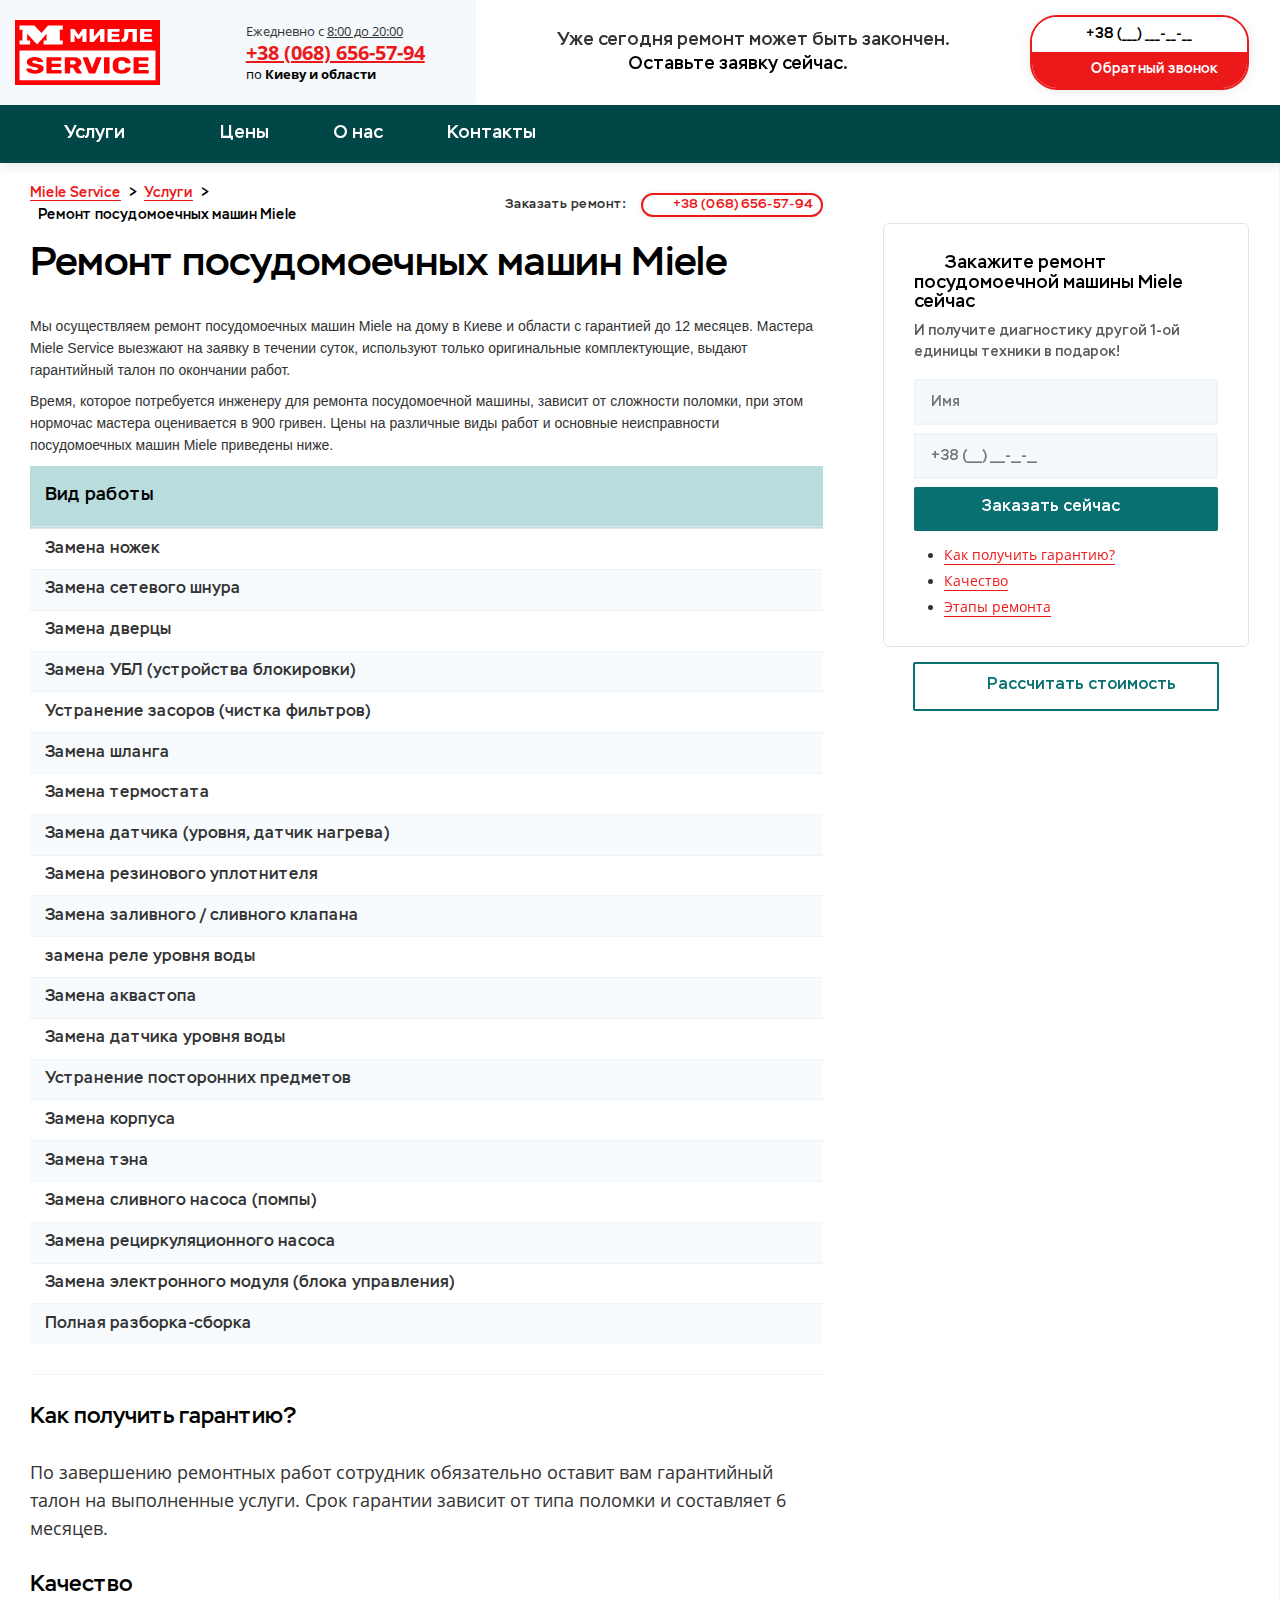
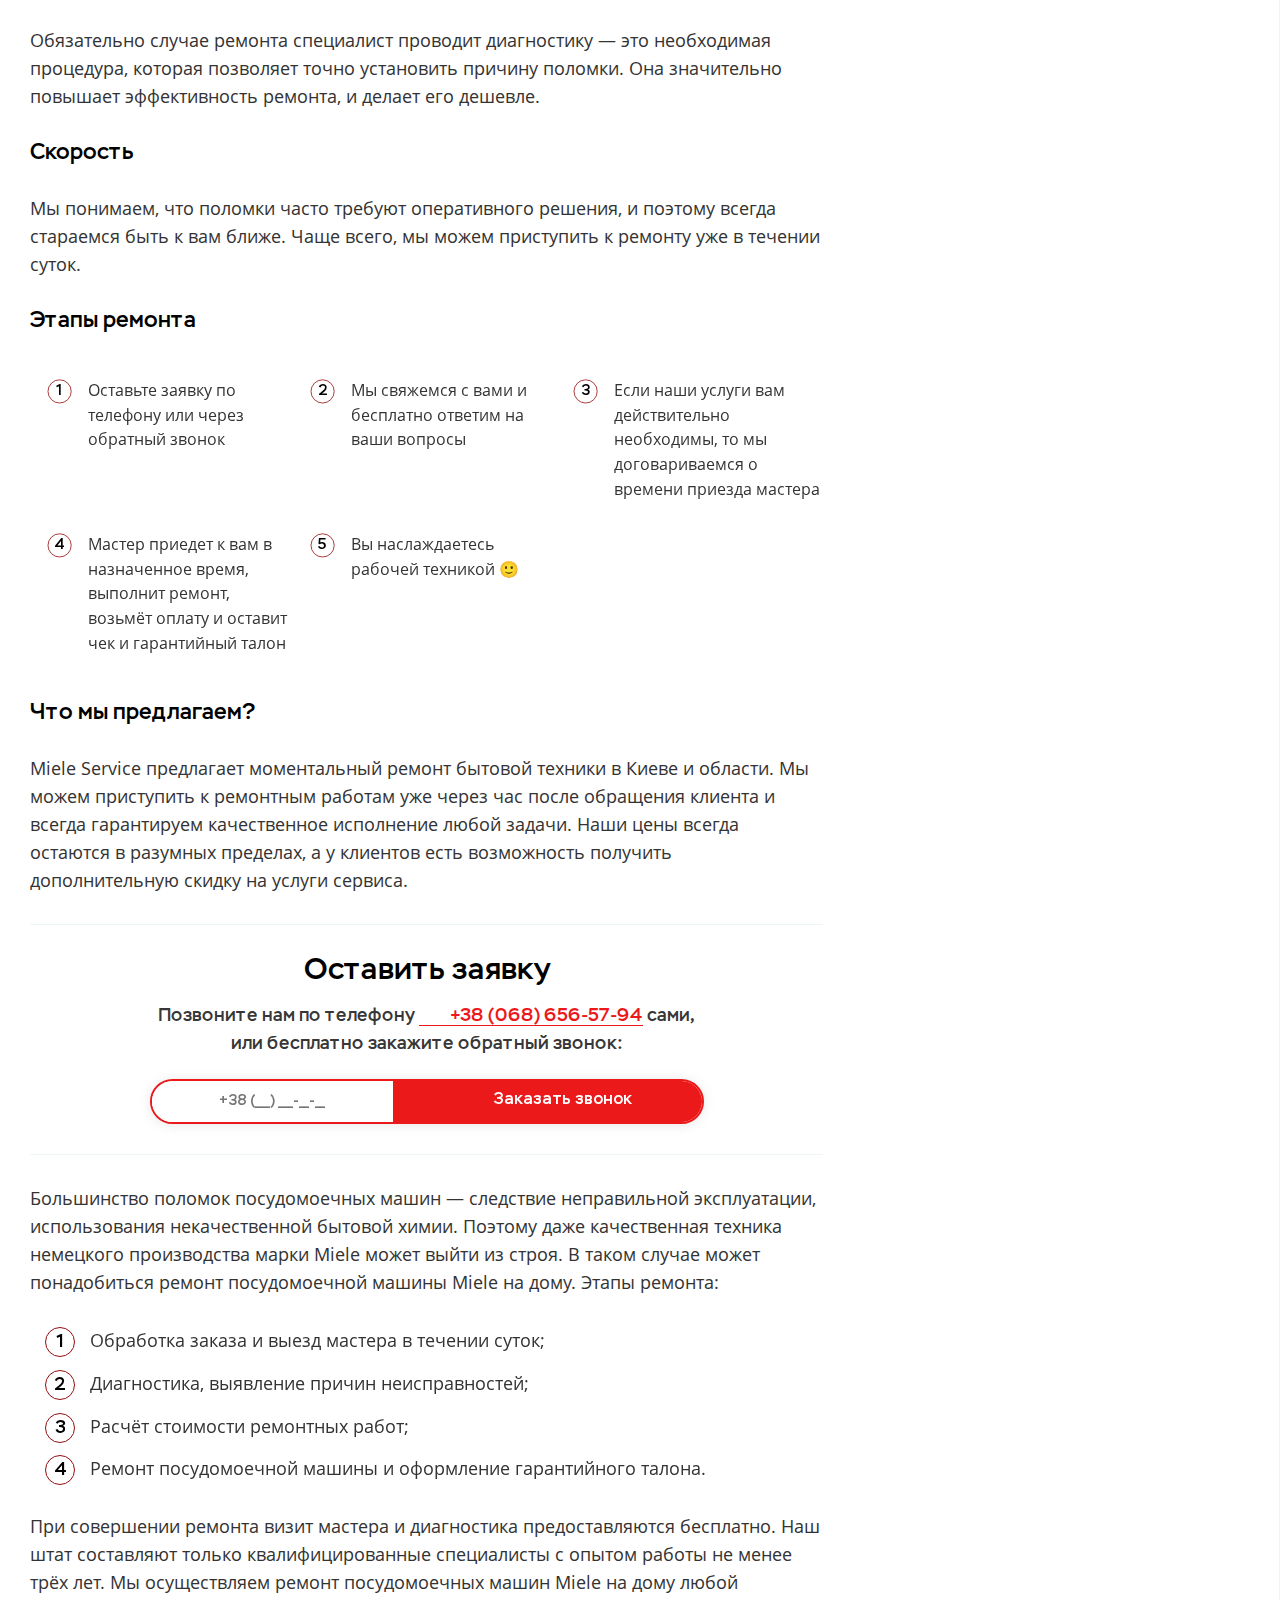
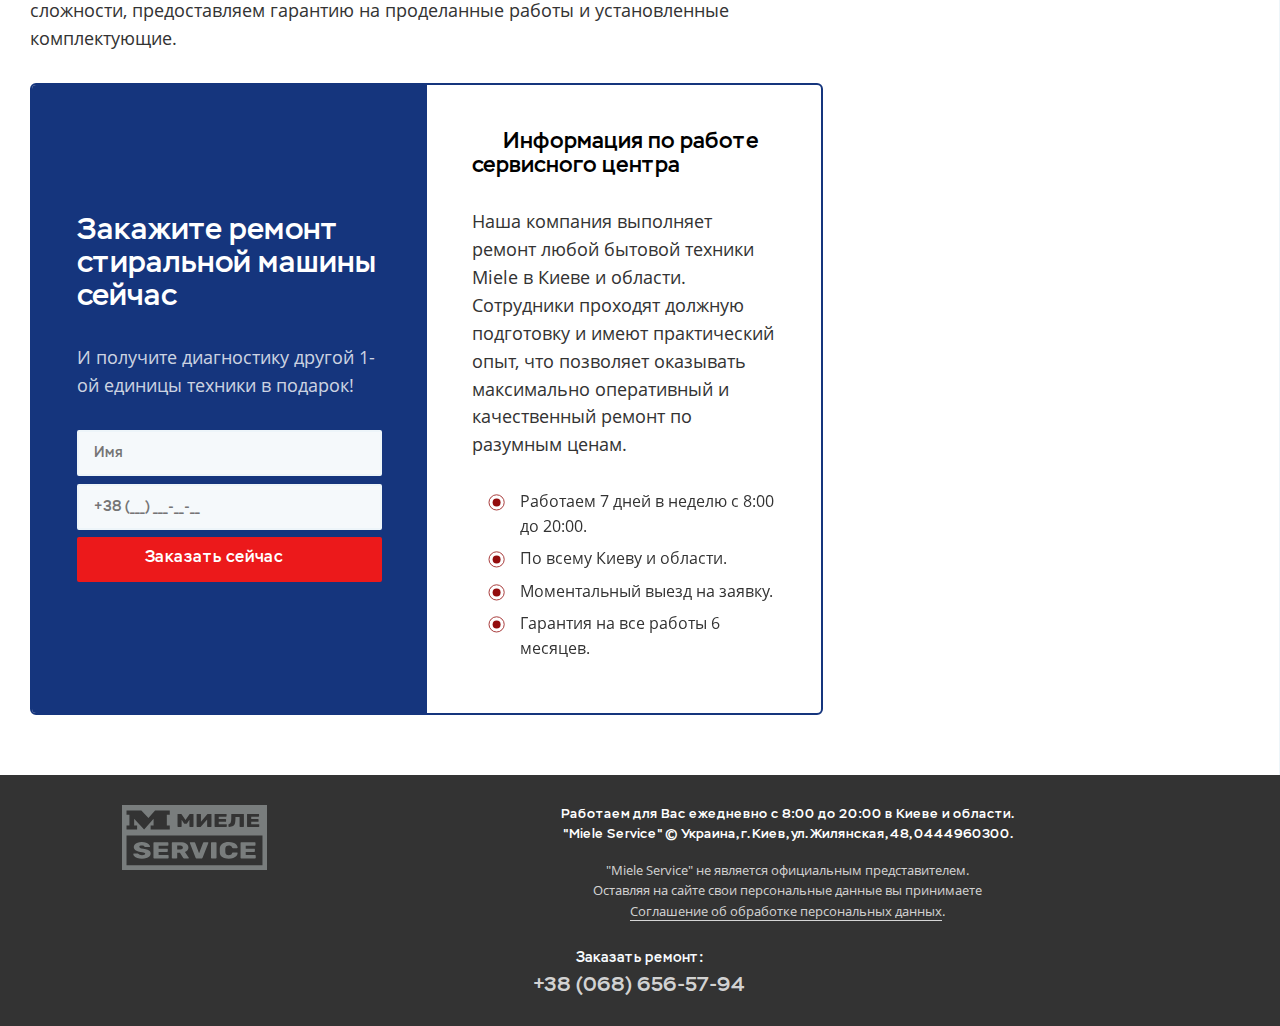
<file: services/remont-posudomoechnyh-mashin.html>
<!doctype html>
<html lang="ru-RU" prefix="og: http://ogp.me/ns# fb: http://ogp.me/ns/fb# article: http://ogp.me/ns/article#">
	<head>
		<!-- МЕТА -->
		<meta property="og:type" content="article">
		<meta charset="utf-8">
		<meta property="og:locale" content="ru_RU">
		<meta name="viewport" content="width=device-width, user-scalable=no, initial-scale=1.0, maximum-scale=1.0, minimum-scale=1.0">
		<meta http-equiv="X-UA-Compatible" content="ie=edge">
		<meta property="og:url" content="https://the.andrew.pp.ua/services/remont-posudomoechnyh-mashin">
		<title>Ремонт посудомоечных машин Miele | Miele Service — Ремонт техники Миле в Киеве и области</title>
		<meta property="og:title" content="Ремонт посудомоечных машин Miele">
		<meta property="twitter:title" content="Ремонт посудомоечных машин Miele">
		<meta property="og:site_name" content="Miele Service — Ремонт техники Миле в Киеве и области">
		<meta name="description" content="Миле-Сервис — это гарантия надёжности. Мы выполняем ремонт посудомоек в Киеве на дому, и другой бытовой техники Miele.">
		<meta property="og:description" content="Миле-Сервис — это гарантия надёжности. Мы выполняем ремонт посудомоек в Киеве на дому, и другой бытовой техники Miele.">
		<meta property="twitter:description" content="Миле-Сервис — это гарантия надёжности. Мы выполняем ремонт посудомоек в Киеве на дому, и другой бытовой техники Miele.">
		<meta name="keywords" content="ремонт посудомоечных машин Miele, ремонт техники в Киеве и области, Миле-Сервис">
		<!-- ГРАФИКА -->
		<meta name="fk:svg:icon" content="https://the.andrew.pp.ua/wp-content/themes/space-x/fk/assets/img-icon/icon">
		<link rel="image_src" href="../assets/miele/web/cover/cover.jpeg">
		<meta property="og:image" content="https://the.andrew.pp.ua/assets/miele/web/cover/cover.jpeg">
		<meta property="vk:image" content="https://the.andrew.pp.ua/assets/miele/web/cover/cover.jpeg">
		<meta property="twitter:image" content="https://the.andrew.pp.ua/assets/miele/web/cover/cover.jpeg">
		<meta property="og:image:width" content="600">
		<meta property="og:image:height" content="350">
		<meta name="twitter:card" content="summary_large_image">
		<meta name="twitter:image:alt" content="Ремонт посудомоечных машин Miele | Miele Service">
		<!-- FAVICON -->
		<link rel="shortcut icon" href="../assets/miele/web/favicon/favicon.ico">
		<link rel="shortcut icon" href="../assets/miele/web/favicon/favicon.png" type="image/png">
		<link rel="icon" type="image/png" href="../assets/miele/web/favicon/favicon-180x180.png">
		<link rel="apple-touch-icon" href="../assets/miele/web/favicon/favicon-180x180.png">
		<link rel="mask-icon" href="../assets/miele/web/favicon/favicon.svg" color="#149ce2">
		<!-- ПРИЛОЖЕНИЯ -->
		<link rel="manifest" href="../assets/miele/web/manifest.webmanifest">
		<meta name="theme-color" content="#ffffff">
		<!-- Chrome, Firefox OS, Opera -->
		<meta name="msapplication-tile-image" content="/assets/miele/web/favicon/favicon-150x150.png">
		<!-- Windows -->
		<meta name="msapplication-navbutton-color" content="#ffffff">
		<!-- Windows Phone -->
		<meta name="apple-mobile-web-app-status-bar-style" content="#ffffff">
		<!-- iOS Safari -->
		<script type="application/ld+json">
			{
			  "@context" : "http://schema.org",
			  "@type" : "Organization",
			
			  "name" : "Miele Service — Ремонт техники Миле в Киеве и области",
			  "url" : "https://the.andrew.pp.ua",
			  "logo" : "https://the.andrew.pp.ua/assets/miele/web/cover/cover.jpeg",
			  "telephone" : "+38 (068) 656-57-94",
			  "address": {
			      "@type": "PostalAddress",
			      "addressLocality": "Украина, г. Киев",
			      "streetAddress": "ул. Жилянская, 48",
			      "postalCode": "02000"
			    }
			}
		</script>
		<!-- ПОДДЕРЖКА HTML5 -->
		<!--[if lt IE 9]>
		<script>
			document.createElement("header");
			document.createElement("footer");
			document.createElement("section");
			document.createElement("aside");
			document.createElement("nav");
			document.createElement("article");
			document.createElement("hgroup");
			document.createElement("time");
		</script>
		<noscript>
			<strong>Внимание!</strong>
			Поскольку ваш браузер не поддерживает HTML5, некоторые элементы воспроизводятся с помощью JScript.
			Однако в вашем браузере скрипты отключены, пожалуйста, включите их, чтобы браузер смог отобразить данную страницу.
		</noscript>
		<![endif]-->
		<link rel="preload" href="/wp-content/themes/space-x/fk/assets/fonts/stem-medium/stem-medium-regular/stem-medium-regular.woff2" as="font" />
		<link rel="preload" href="/wp-content/themes/space-x/fk/assets/fonts/stem-medium/stem-medium-italic/stem-medium-italic.woff2" as="font" />
		<link rel="preload" href="/wp-content/themes/space-x/fk/assets/fonts/opensans/opensans-regular/opensans-regular.woff2" as="font" />
		<link rel="preload" href="/wp-content/themes/space-x/fk/assets/fonts/opensans/opensans-bold/opensans-bold.woff2" as="font" />
		<link rel="preload" href="/wp-content/themes/space-x/style.css" as="style" />
		<link rel="preload" href="/wp-content/themes/space-x/fk.js" as="script" />
		<script>
			let fkReadyCallback = fkReadyCallbackLock();
			
			function fkReadyCallbackLock () {
			    let funcs = [
			        function () {
			          console.log( "Ready callback is running!" );
			        },
			    ];
			
			    return function( callback ) {
			        if( callback ){
			            funcs.push(callback);
			        } else {
			            for( let i = 0; i < funcs.length; i++ ){
			                funcs[i]();
			            }
			        }
			    }
			}
		</script><!-- Global site tag (gtag.js) - Google Analytics -->
		<script async src="https://www.googletagmanager.com/gtag/js?id=UA-127965500-3"></script>
		<script>
			window.dataLayer = window.dataLayer || [];
			function gtag(){dataLayer.push(arguments);}
			gtag('js', new Date());
			
			gtag('config', 'UA-127965500-3', {'send_page_view': false});
		</script>
		<script>
			function initRingostat(){return;
			  if (typeof(ga) !== 'undefined') {
			    ga('gtag_UA_127965500_3.require','ringostat');
			    gtag('event', 'page_view');
			    (function (d,s,u,e,p) {
			      p=d.getElementsByTagName(s)[0],e=d.createElement(s),e.async=1,e.src=u,p.parentNode.insertBefore(e, p);
			    })(document, 'script', 'https://script.ringostat.com/v4/eb/ebf7dd389603dadf722629525e898f1ea2ddb849.js');
			  } else {
			    setTimeout(initRingostat,200);
			  }
			}
			initRingostat();
		</script><!-- Yandex.Metrika counter -->
		<script>   var yaParams = {ip_adress: "77.222.156.62"} </script>
		<script type="text/javascript" >
			(function (d, w, c) {
			  (w[c] = w[c] || []).push(function() {
			    try {
			      w.yaCounter51195980 = new Ya.Metrika2({
			        id:51195980,
			        params:window.yaParams,
			        triggerEvent:true,
			        clickmap:true,
			        trackLinks:true,
			        accurateTrackBounce:true,
			        webvisor:true,
			        ecommerce:"dataLayer"
			      });
			    } catch(e) { }
			  });
			
			  var n = d.getElementsByTagName("script")[0],
			    s = d.createElement("script"),
			    f = function () { n.parentNode.insertBefore(s, n); };
			  s.type = "text/javascript";
			  s.async = true;
			  s.src = "https://mc.yandex.ru/metrika/tag.js";
			
			  if (w.opera == "[object Opera]") {
			    d.addEventListener("DOMContentLoaded", f, false);
			  } else { f(); }
			})(document, window, "yandex_metrika_callbacks2");
		</script>
		<noscript>
			<div><img src="https://mc.yandex.ru/watch/51195980" style="position:absolute; left:-9999px;" alt="" /></div>
		</noscript>
		<!-- /Yandex.Metrika counter --><script>
			(function(w, d, s, h, id) {return;
			    w.roistatProjectId = id; w.roistatHost = h;
			    var p = d.location.protocol == "https:" ? "https://" : "http://";
			    var u = /^.*roistat_visit=[^;]+(.*)?$/.test(d.cookie) ? "/dist/module.js" : "/api/site/1.0/"+id+"/init";
			    var js = d.createElement(s); js.charset="UTF-8"; js.async = 1; js.src = p+h+u; var js2 = d.getElementsByTagName(s)[0]; js2.parentNode.insertBefore(js, js2);
			})(window, document, 'script', 'cloud.roistat.com', '84d1bf327e79eaac5a6ce365d1b5ec1e');
		</script>
		<link rel='stylesheet' id='tablepress-default-css'  href='/wp-content/plugins/tablepress/css/default.min.css?ver=1.12' type='text/css' media='all' />
		<link rel="canonical" href="remont-posudomoechnyh-mashin.html" />
		<link rel="alternate" type="application/json+oembed" href="/wp-json/oembed/1.0/embed?url=https%3A%2F%2Fthe.andrew.pp.ua%2Fservices%2Fremont-posudomoechnyh-mashin" />
		<link rel="alternate" type="text/xml+oembed" href="/wp-json/oembed/1.0/embed?url=https%3A%2F%2Fthe.andrew.pp.ua%2Fservices%2Fremont-posudomoechnyh-mashin&#038;format=xml" />
	</head>
	<body>
		<div id="fk-preload"></div>
		<style>#fk-preload{transition:opacity .5s}#fk-preload div{position:fixed;top:0;bottom:0;left:0;right:0;z-index:99999999999;background-color:#fff}#fk-preload img{position:fixed;top:50%;left:50%;transform:translate(-50%,-50%);width:250px}</style>
		<script>
			var fkPreload = document.getElementById("fk-preload");
			var div = document.createElement( "div" );
			fkPreload.append( div );
			
			window.addEventListener('DOMContentLoaded', function(){
			    setTimeout( function(){
			        fkPreload.style.opacity = "0";
			    }, 150);
			} );
			
			fkPreload.addEventListener("transitionend", function(){
			    fkPreload.remove();
			});
		</script>
		<header class="layout-header ">
			<div class="layout-header__container">
				<div class="layout-header__grid fk-grid-3 fk-grid-md-5 fk-grid-sm-2 fk-grid-xs-1 fk-grid-mr-1 fk-grid_padding">
					<div class="layout-header-logo col-md-2 layout-header-logo_bg-light fk-center-y">
						<div class="fk-grid fk-grid_flexible">
							<div class="logo fk-center-y">
								<a href="/" title="Сервисный центр по ремонту бытовой техники Miele Service"><img src="../assets/miele/logo.svg" alt="Логотип Miele Service"></a>
							</div>
							<div class="fk-center-y">
								<div class="layout-header-group tel">
									<div class="layout-header-group__text">Ежедневно с <u>8:00 до 20:00</u> <b class="text-xs"><br>в Киеве и области.</b></div>
									<a class="layout-header-group__title call_phone_miele" href="tel:+38 (068) 656-57-94">+38 (068) 656-57-94</a>
									<div class="layout-header-group__subtitle">по <b>Киеву и области</b></div>
								</div>
							</div>
						</div>
					</div>
					<div class="layout-header-slogan col-md-2 fk-center-y">
						<div>
							<div>Уже сегодня ремонт может быть закончен.</div>
							<div id="layout-header-slogan-link" class="link">Оставьте заявку сейчас. <i class="fk-icon-stroke-right fk-icon-dark-darken" fk-icon="lonicons/md/arrow-forward"></i></div>
							<a class="phone-xs call_phone_miele" href="tel:+38 (068) 656-57-94">
							<i class="fk-icon-stroke-left fk-icon-color-cta" fk-icon="lonicons/md/call"></i>
							+38 (068) 656-57-94              </a>
						</div>
						<script>
							window.addEventListener('DOMContentLoaded', function(){
							    document.getElementById("layout-header-slogan-link").addEventListener( "click", function () {
							        document.getElementById("layout-header-input-tel").focus();
							    } );
							} );
						</script>
					</div>
					<div class="col-sm-2 fk-center-y">
						<form action="https://the.andrew.pp.ua/order.php" method="post" class="callback callback_md callback_center">
							<input id="layout-header-input-tel" type="tel" placeholder="+38 (___) ___-__-__" name="field-phone" required>
							<button class="fk-btn-cta">
							<i class="fk-icon-stroke-left" fk-icon="lonicons/md/call"></i>
							Обратный звонок    </button>
							<input type="hidden" name="sx-post-auto-send" value="true">
							<input type="hidden" name="sx-post-order-type" value="callback">
						</form>
						<script>
							window.addEventListener('DOMContentLoaded', function(){
							    var html = document.documentElement;
							    var body = document.body;
							    var scrollTop = html.scrollTop || body && body.scrollTop || 0;
							    scrollTop -= html.clientTop;
							
							    if( scrollTop <= 21 )
							        document.getElementById("layout-header-input-tel").focus();
							} );
						</script>
					</div>
				</div>
			</div>
		</header>
		<section class="nav-header fk-bg-color-prim-darken fk-shadow-box">
			<div class="fk-container-lg">
				<div class="nav-header__grid fk-grid-5 fk-grid-xs-2 fk-grid-mr-2">
					<nav class="col-4 fk-center-y">
						<ul class="fk-navs fk-navs-media fk-navs_inverse fk-navs_fz-mg" id="">
							<li class=' sub-menu'>
								<a href='/services.html' rel='' title='Услуги'>Услуги</a>
								<ul>
									<li class=' '><a href='/services/remont-stiralnyh-mashin.html' rel='' title='Ремонт стиральных машин Miele'><span>Ремонт стиральных машин Miele</span></a></li>
									<li class=' '><a href='/services/remont-holodilnikov.html' rel='' title='Ремонт холодильников Miele'><span>Ремонт холодильников Miele</span></a></li>
									<li class=' '><a href='/services/remont-kofemashin.html' rel='' title='Ремонт кофемашин Miele'><span>Ремонт кофемашин Miele</span></a></li>
									<li class=' '><a href='/services/remont-posudomoechnyh-mashin.html' rel='' title='Ремонт посудомоечных машин Miele'><span>Ремонт посудомоечных машин Miele</span></a></li>
									<li class=' '><a href='/services/remont-mikrovolnovyh-pechej.html' rel='' title='Ремонт микроволновых печей Miele'><span>Ремонт микроволновых печей Miele</span></a></li>
									<li class=' '><a href='/services/remont-varochnyh-panelej.html' rel='' title='Ремонт варочных панелей Miele'><span>Ремонт варочных панелей Miele</span></a></li>
									<li class=' '><a href='/services/remont-duhovyh-shkafov.html' rel='' title='Ремонт духовых шкафов Miele'><span>Ремонт духовых шкафов Miele</span></a></li>
									<li class=' '><a href='/services/remont-vytyazhnyh-shkafov.html' rel='' title='Ремонт вытяжных шкафов Miele'><span>Ремонт вытяжных шкафов Miele</span></a></li>
									<li class=' '><a href='/services/remont-sushilnyh-mashin.html' rel='' title='Ремонт сушильных машин Miele'><span>Ремонт сушильных машин Miele</span></a></li>
								</ul>
							</li>
							<li class=' '><a href='/more/prices.html' rel='' title='Цены'>Цены</a></li>
							<li class=' '><a href='/more/about.html' rel='nofollow' title='О нас'>О нас</a></li>
							<li class=' '><a href='/contacts.html' rel='nofollow' title='Контакты'>Контакты</a></li>
						</ul>
					</nav>
					<div class="nav-header__call fk-text-inverse-h">
						<a class="fk-btn-cta fk-btn-sm call_phone_miele" href="tel:+38 (068) 656-57-94">
						<i class="fk-icon-stroke-left" fk-icon="lonicons/md/call"></i>
						+38 (068) 656-57-94              </a>
					</div>
				</div>
			</div>
		</section>
		<script>
			fkReadyCallback( function () {
			    fk.navs( {
			        "navs" : "fk-navs-media",
			        "icon" : "<i class='fk-icon-stroke-right fk-icon-sm' fk-icon='fill/arrow-down'></i>"
			    } );
			
			    fk.sticky( "nav-header" );
			} );
		</script>
		<section class="template-service">
			<div class="fk-grid-3 fk-grid-sm-1 fk-grid-xs-1 fk-grid-mr-1">
				<div class="template-service__content col-2">
					<section class="breadcrumbs ">
						<div class="breadcrumbs__grid fk-grid fk-grid_flexible">
							<div class="breadcrumbs__crumbs" itemscope itemtype="https://schema.org/BreadcrumbList">
								<!-- Breadcrumb NavXT 6.4.0 -->
								<span itemprop="itemListElement" itemscope itemtype="https://schema.org/ListItem" typeof="ListItem">
									<a itemprop="item" typeof="WebPage" title="Ремонт бытовой техники Miele Service" href="/" class="home" ><span itemprop="name">Miele Service</span></a>
									<meta itemprop="position" content="1">
								</span>
								&gt; 
								<span itemprop="itemListElement" itemscope itemtype="https://schema.org/ListItem" typeof="ListItem">
									<a itemprop="item" typeof="WebPage" title="Услуги" href="../services.html" class="post post-services-archive" >
									<span itemprop="name">Услуги</span>
									</a>
									<meta itemprop="position" content="2">
								</span>
								&gt; 
								<span class="post post-services current-item" itemprop="itemListElement" itemscope="" itemtype="https://schema.org/ListItem" typeof="ListItem">
									<span itemprop="name">Ремонт посудомоечных машин Miele</span>
									<meta itemprop="position" content="3">
								</span>
							</div>
							<div class="breadcrumbs__call">
								<span>Заказать ремонт: </span>
								<a class="call_phone_miele" href='tel:+38 (068) 656-57-94'><i class='fk-icon-stroke-left fk-icon-color-cta' fk-icon='lonicons/md/call'></i> +38 (068) 656-57-94</a>
							</div>
						</div>
					</section>
					<section class="article">
						<header>
							<h1>Ремонт посудомоечных машин Miele</h1>
							<p style="box-sizing: border-box; margin: 0px 0px 10px; color: #333333; font-family: 'Open Sans', Helvetica, Arial, sans-serif; font-size: 14px; background-color: #ffffff;">Мы осуществляем ремонт посудомоечных машин Miele на дому в Киеве и области с гарантией до 12 месяцев. Мастера Miele Service выезжают на заявку в течении суток, используют только оригинальные комплектующие, выдают гарантийный талон по окончании работ.</p>
							<p style="box-sizing: border-box; margin: 0px 0px 10px; color: #333333; font-family: 'Open Sans', Helvetica, Arial, sans-serif; font-size: 14px; background-color: #ffffff;">Время, которое потребуется инженеру для ремонта посудомоечной машины, зависит от сложности поломки, при этом нормочас мастера оценивается в 900 гривен. Цены на различные виды работ и основные неисправности посудомоечных машин Miele приведены ниже.</p>
						</header>
						
						<section class="prices ">
							<div class="prices__table">
								<table>
									<thead>
										<tr>
											<td>Вид работы</td>
										</tr>
									</thead>
									<tbody>
										<tr>
											<td>Замена ножек</td>
										</tr>
										<tr>
											<td>Замена сетевого шнура</td>
										</tr>
										<tr>
											<td>Замена дверцы</td>
										</tr>
										<tr>
											<td>Замена УБЛ (устройства блокировки)</td>
										</tr>
										<tr>
											<td>Устранение засоров (чистка фильтров)</td>
										</tr>
										<tr>
											<td>Замена шланга</td>
										</tr>
										<tr>
											<td>Замена термостата</td>
										</tr>
										<tr>
											<td>Замена датчика (уровня, датчик нагрева)</td>
										</tr>
										<tr>
											<td>Замена резинового уплотнителя</td>
										</tr>
										<tr>
											<td>Замена заливного / сливного клапана</td>
										</tr>
										<tr>
											<td>замена реле уровня воды</td>
										</tr>
										<tr>
											<td>Замена аквастопа</td>
										</tr>
										<tr>
											<td>Замена датчика уровня воды</td>
										</tr>
										<tr>
											<td>Устранение посторонних предметов</td>
										</tr>
										<tr>
											<td>Замена корпуса</td>
										</tr>
										<tr>
											<td>Замена тэна</td>
										</tr>
										<tr>
											<td>Замена сливного насоса (помпы)</td>
										</tr>
										<tr>
											<td>Замена рециркуляционного насоса</td>
										</tr>
										<tr>
											<td>Замена электронного модуля (блока управления)</td>
										</tr>
										<tr>
											<td>Полная разборка-сборка</td>
										</tr>
									</tbody>
								</table>
							</div>
						</section>
						<div class="fk-divider mt-md mb-md"></div>
						<section class="section-faq ">
							<h3 id='how-to-get-guarantee'>Как получить гарантию?</h3>
							<p>По завершению ремонтных работ сотрудник обязательно оставит вам гарантийный талон на выполненные услуги. Срок гарантии зависит от типа поломки и составляет 6 месяцев.</p>
							<h3 id='how-to-get-discount'>Качество</h3>
							<p>Обязательно случае ремонта специалист проводит диагностику — это необходимая процедура, которая позволяет точно установить причину поломки. Она значительно повышает эффективность ремонта, и делает его дешевле.</p>
							<h3 id='our-speed'>Скорость</h3>
							<p>Мы понимаем, что поломки часто требуют оперативного решения, и поэтому всегда стараемся быть к вам ближе. Чаще всего, мы можем приступить к ремонту уже в течении суток.</p>
							<h3 id='steps-of-work'>Этапы ремонта</h3>
							<ol>
								<li>Оставьте заявку по телефону или через обратный звонок</li>
								<li>Мы свяжемся с вами и бесплатно ответим на ваши вопросы</li>
								<li>Если наши услуги вам действительно необходимы, то мы договариваемся о времени приезда мастера</li>
								<li>Мастер приедет к вам в назначенное время, выполнит ремонт, возьмёт оплату и оставит чек и гарантийный талон</li>
								<li>Вы наслаждаетесь рабочей техникой 🙂</li>
							</ol>
							<h3 id='what-do-we-offer'>Что мы предлагаем?</h3>
							<p>Miele Service предлагает моментальный ремонт бытовой техники в Киеве и области. Мы можем приступить к ремонтным работам уже через час после обращения клиента и всегда гарантируем качественное исполнение любой задачи. Наши цены всегда остаются в разумных пределах, а у клиентов есть возможность получить дополнительную скидку на услуги сервиса.</p>
						</section>
						<script>
							fkReadyCallback(function () {
							    var ol = document.querySelectorAll( ".section-faq ol" );
							    _.each(ol, function (item) {
							        item.classList.add( "divided-3", "sx-list-ol", "sx-list-lg" );
							    });
							});
						</script>
						<section class="order-box ">
							<h2 class='title'>Оставить заявку</h2>
							<p class='subtitle'>Позвоните нам по телефону <a class='call_phone_miele' href='tel:+38 (068) 656-57-94'><i class='fk-icon-stroke-left fk-icon-color-cta' fk-icon='lonicons/md/call'></i> +38 (068) 656-57-94</a> сами, <br>или бесплатно закажите обратный звонок:</p>
							<div class="order-box__callback">
								<form action="https://the.andrew.pp.ua/order.php" method="post" class="callback callback_center">
									<input id="" type="tel" placeholder="+38 (___) ___-__-__" name="field-phone" required>
									<button class="fk-btn-cta">
									<i class="fk-icon-stroke-left" fk-icon="lonicons/md/call"></i>
									Заказать звонок    </button>
									<input type="hidden" name="sx-post-auto-send" value="true">
									<input type="hidden" name="sx-post-order-type" value="callback">
								</form>
							</div>
						</section>
						<article class='content'>
							<p>Большинство поломок посудомоечных машин &#8212; следствие неправильной эксплуатации, использования некачественной бытовой химии. Поэтому даже качественная техника немецкого производства марки Miele может выйти из строя. В таком случае может понадобиться ремонт посудомоечной машины Miele на дому. Этапы ремонта:</p>
							<ol>
								<li>Обработка заказа и выезд мастера в течении суток;</li>
								<li>Диагностика, выявление причин неисправностей;</li>
								<li>Расчёт стоимости ремонтных работ;</li>
								<li>Ремонт посудомоечной машины и оформление гарантийного талона.</li>
							</ol>
							<p>При совершении ремонта визит мастера и диагностика предоставляются бесплатно. Наш штат составляют только квалифицированные специалисты с опытом работы не менее трёх лет. Мы осуществляем ремонт посудомоечных машин Miele на дому любой сложности, предоставляем гарантию на проделанные работы и установленные комплектующие.</p>
						</article>
						<section class="form-double">
							<div class="form-double__grid fk-grid-2 fk-grid-xs-1 fk-grid-mr-1">
								<div class="form-double__form fk-center-y">
									<div>
										<header>
											<h2 class="fk-text-inverse-h">Закажите ремонт стиральной машины сейчас</h2>
											<p class="fk-text-inverse-p">И получите диагностику другой 1-ой единицы техники в подарок!</p>
										</header>
										<form action="https://the.andrew.pp.ua/order.php" method="post" class="form">
											<input type="text" placeholder="Имя" name="field-name">
											<input type="tel" placeholder="+38 (___) ___-__-__" name="field-phone" required>
											<div class="fk-btn-box fk-btn-box_extend">
												<button class="fk-btn-cta">Заказать сейчас <i class="fk-icon-stroke-right" fk-icon="lonicons/md/arrow-forward"></i></button>
											</div>
											<input type="hidden" name="sx-post-auto-send" value="true">
											<input type="hidden" name="sx-post-order-type" value="request">
										</form>
									</div>
								</div>
								<div class="form-double__content">
									<h3><i class="fk-icon-stroke-left fk-icon-color-cta-darken" fk-icon="lonicons/md/information-circle-outline"></i>Информация по работе сервисного центра</h3>
									<p>Наша компания выполняет ремонт любой бытовой техники Miele в Киеве и области. Сотрудники проходят должную подготовку и имеют практический опыт, что позволяет оказывать максимально оперативный и качественный ремонт по разумным ценам.</p>
									<ul class="sx-list-ul sx-list-lg">
										<li>Работаем 7 дней в неделю с 8:00 до 20:00.</li>
										<li>По всему Киеву и области.</li>
										<li>Моментальный выезд на заявку.</li>
										<li>Гарантия на все работы 6 месяцев.</li>
									</ul>
								</div>
							</div>
						</section>
					</section>
				</div>
				<aside class="template-service__aside md-after-display">
					<div class="fk-js-sticky-box" data-additional-elem="">
						<section class="form-aside ">
							<div class="form-aside__frame">
								<header>
									<h4 class="title"><i class="fk-icon-stroke-left fk-icon-color-cta-darken" fk-icon="lonicons/md/flame"></i> Закажите ремонт посудомоечной машины Miele сейчас</h4>
									<p>И получите диагностику другой 1-ой единицы техники в подарок!</p>
								</header>
								<form class="form" action="https://the.andrew.pp.ua/order.php" method="post">
									<input type="text" placeholder="Имя" name="field-name">
									<input type="tel" placeholder="+38 (___) ___-__-__" name="field-phone" required>
									<div class="fk-btn-box fk-btn-box_extend">
										<button class="fk-btn-prim">Заказать сейчас <i class="fk-icon-stroke-right" fk-icon="lonicons/md/arrow-forward"></i></button>
									</div>
									<input type="hidden" name="sx-post-auto-send" value="true">
									<input type="hidden" name="sx-post-order-type" value="callback">
								</form>
								<ul>
									<li><a href='remont-posudomoechnyh-mashin.html#how-to-get-guarantee'>Как получить гарантию?</a></li>
									<li><a href='remont-posudomoechnyh-mashin.html#how-to-get-discount'>Качество</a></li>
									<li><a href='remont-posudomoechnyh-mashin.html#steps-of-work'>Этапы ремонта</a></li>
								</ul>
							</div>
							<div class="form-aside__btns fk-btn-box fk-btn-box_extend">
								<a href="/order.php" class="fk-btn-prim-linear"><i class="fk-icon-stroke-left" fk-icon="lonicons/md/calculator"></i>Рассчитать стоимость</a>
							</div>
						</section>
					</div>
				</aside>
			</div>
		</section>
		<link rel="stylesheet" href="/wp-content/themes/space-x/style.css">
		<section id="section-cookies" class="section-cookies hidden">
			<span>Чтобы сайт был удобней, мы используем Сookies.</span>
			<button id="section-cookies-button" class="fk-btn-prim-linear fk-btn-sm">Спасибо!</button>
		</section>
		<script>
			fkReadyCallback( function () {
			    var cookies = document.getElementById("section-cookies"),
			        button = document.getElementById("section-cookies-button");
			
			    // Отключаем уведомление
			    button.addEventListener("click", function () {
			        cookies.classList.add( "disabled" );
			        setCookie( "cookies-agree", "agree", 2021 );
			    });
			
			    // Скрываем уведомление в верхней части экрана
			    window.addEventListener('scroll', function(){
			        var html = document.documentElement;
			        var body = document.body;
			        var scrollTop = html.scrollTop || body && body.scrollTop || 0;
			        scrollTop -= html.clientTop;
			
			        ( scrollTop > 350 ) ?
			            cookies.classList.remove( "hidden" ) :
			            cookies.classList.add( "hidden" );
			    } );
			} );
			
			function setCookie( name, value, exp_y, exp_m, exp_d, path, domain, secure ){
			    var cookie_string = name + "=" + escape ( value );
			    if ( exp_y ) {
			        var expires = new Date ( exp_y, exp_m, exp_d );
			        cookie_string += "; expires=" + expires.toGMTString();
			    }
			    if ( path )
			        cookie_string += "; path=" + escape ( path );
			    if ( domain )
			        cookie_string += "; domain=" + escape ( domain );
			    if ( secure )
			        cookie_string += "; secure";
			    document.cookie = cookie_string;
			}
		</script>
		<div class="fk-modal fk-container-xs" data-modal-target="read-later">
			<section class="fk-section fk-section_sm br-box">
				<div class="pl-sm pr-sm">
					<header class="fk-section__title">
						<h3>Отложите статью на потом, если нет времени читать.</h3>
						<p class="fk-font-subtitle mb-xs">
							Для этого просто скопируйте ссылку ниже и сохраните в удобное место:
						</p>
						<div class="fk-grid-3 fk-grid-mr-1 fk-grid_padding">
							<div class="col-2" style="margin-bottom:15px!important;">
								<input id="read-later-link" type="text" readonly>
							</div>
							<button id="read-later-copy" class="fk-btn-prim">Скопировать</button>
						</div>
					</header>
				</div>
			</section>
		</div>
		<script>
			fkReadyCallback(function () {
			    var link = document.getElementById("read-later-link"),
			        copy = document.getElementById("read-later-copy");
			    link.value = window.location.origin + window.location.pathname;
			    copy.addEventListener("click", function () {
			        sxCopyToClipboard(link);
			        copy.innerHTML = "Скопировано!";
			        copy.classList.remove("fk-btn-prim");
			        copy.classList.add("fk-btn-default");
			        setTimeout(function () {
			            copy.innerHTML = "Скопировать";
			            copy.classList.remove("fk-btn-default");
			            copy.classList.add("fk-btn-prim");
			            fk.modal.toggle();
			        }, 2000);
			    });
			});
			
			function sxCopyToClipboard(elem) {
			    // create hidden text element, if it doesn't already exist
			    var targetId = "_hiddenCopyText_";
			    var isInput = elem.tagName === "INPUT" || elem.tagName === "TEXTAREA";
			    var origSelectionStart, origSelectionEnd;
			    if (isInput) {
			        // can just use the original source element for the selection and copy
			        target = elem;
			        origSelectionStart = elem.selectionStart;
			        origSelectionEnd = elem.selectionEnd;
			    } else {
			        // must use a temporary form element for the selection and copy
			        target = document.getElementById(targetId);
			        if (!target) {
			            var target = document.createElement("textarea");
			            target.style.position = "absolute";
			            target.style.left = "-9999px";
			            target.style.top = "0";
			            target.id = targetId;
			            document.body.appendChild(target);
			        }
			        target.textContent = elem.textContent;
			    }
			    // select the content
			    var currentFocus = document.activeElement;
			    target.focus();
			    target.setSelectionRange(0, target.value.length);
			
			    // copy the selection
			    var succeed;
			    try {
			        succeed = document.execCommand("copy");
			    } catch(e) {
			        succeed = false;
			    }
			    // restore original focus
			    if (currentFocus && typeof currentFocus.focus === "function") {
			        currentFocus.focus();
			    }
			
			    if (isInput) {
			        // restore prior selection
			        elem.setSelectionRange(origSelectionStart, origSelectionEnd);
			    } else {
			        // clear temporary content
			        target.textContent = "";
			    }
			    return succeed;
			}
		</script>
		<footer class="layout-footer fk-bg-dark">
			<div class="fk-container-lg">
				<div class="fk-grid-5 fk-grid-md-4 fk-grid-sm-4 fk-grid-xs-4 fk-grid-mr-1 fk-grid_padding">
					<div class="layout-footer__logo lg-before-text-center">
						<a href="/" title="Сервисный центр по ремонту бытовой техники Miele Service"><img src="../assets/miele/logo-inverse.svg" alt="Логотип Miele Service"></a>
					</div>
					<div class="layout-footer__call col-3 col-3 col-md-3 col-sm-3 col-xs-3">
						<p class="fk-ff-title fk-text-inverse-h">
							Работаем для Вас ежедневно с 8:00 до 20:00 в Киеве и области. <br class="sm-after-display">
							"Miele Service" © Украина, г. Киев, ул. Жилянская, 48, 0444960300.
						</p>
						<p class="fk-text-inverse-p">
							"Miele Service" не является официальным представителем. <br>
							Оставляя на сайте свои персональные данные вы принимаете <br class="sm-after-display"><a href="/more/legal" rel="nofollow">Соглашение об обработке персональных данных</a>.
						</p>
					</div>
					<div class="layout-footer__contacts fk-text-inverse text-right lg-before-text-center col-md-4 col-sm-4 col-xs-4">
						<h4>Заказать ремонт:</h4>
						<a class='call_phone_miele' href='tel:+38 (068) 656-57-94'>+38 (068) 656-57-94</a>      
					</div>
				</div>
			</div>
		</footer>
		<script>
			!function(e){"function"==typeof define&&define.amd?define("inputmask.dependencyLib",e):"object"==typeof exports?module.exports=e():e()}(function(){function e(e,t){for(var n=0,i=e.length;n<i;n++)if(e[n]===t)return n;return-1}function t(e){return null==e?e+"":"object"==typeof e||"function"==typeof e?a[a.toString.call(e)]||"object":typeof e}function n(e){return null!=e&&e===e.window}function i(e){var i="length"in e&&e.length,o=t(e);return"function"!==o&&!n(e)&&(!(1!==e.nodeType||!i)||("array"===o||0===i||"number"==typeof i&&i>0&&i-1 in e))}function o(e){return e instanceof Element}function r(e){return e instanceof r?e:this instanceof r?void(void 0!==e&&null!==e&&e!==window&&(this[0]=e.nodeName?e:void 0!==e[0]&&e[0].nodeName?e[0]:document.querySelector(e),void 0!==this[0]&&null!==this[0]&&(this[0].eventRegistry=this[0].eventRegistry||{}))):new r(e)}for(var a={},l="Boolean Number String Function Array Date RegExp Object Error".split(" "),s=0;s<l.length;s++)a["[object "+l[s]+"]"]=l[s].toLowerCase();return r.prototype={on:function(e,t){function n(e,n){r.addEventListener?r.addEventListener(e,t,!1):r.attachEvent&&r.attachEvent("on"+e,t),i[e]=i[e]||{},i[e][n]=i[e][n]||[],i[e][n].push(t)}if(o(this[0]))for(var i=this[0].eventRegistry,r=this[0],a=e.split(" "),l=0;l<a.length;l++){var s=a[l].split("."),f=s[0],c=s[1]||"global";n(f,c)}return this},off:function(e,t){function n(e,t,n){if(e in r==!0)if(a.removeEventListener?a.removeEventListener(e,n,!1):a.detachEvent&&a.detachEvent("on"+e,n),"global"===t)for(var i in r[e])r[e][i].splice(r[e][i].indexOf(n),1);else r[e][t].splice(r[e][t].indexOf(n),1)}function i(e,n){var i,o,a=[];if(e.length>0)if(void 0===t)for(i=0,o=r[e][n].length;i<o;i++)a.push({ev:e,namespace:n&&n.length>0?n:"global",handler:r[e][n][i]});else a.push({ev:e,namespace:n&&n.length>0?n:"global",handler:t});else if(n.length>0)for(var l in r)for(var s in r[l])if(s===n)if(void 0===t)for(i=0,o=r[l][s].length;i<o;i++)a.push({ev:l,namespace:s,handler:r[l][s][i]});else a.push({ev:l,namespace:s,handler:t});return a}if(o(this[0]))for(var r=this[0].eventRegistry,a=this[0],l=e.split(" "),s=0;s<l.length;s++)for(var f=l[s].split("."),c=i(f[0],f[1]),u=0,v=c.length;u<v;u++)n(c[u].ev,c[u].namespace,c[u].handler);return this},trigger:function(e){if(o(this[0]))for(var t=this[0].eventRegistry,n=this[0],i="string"==typeof e?e.split(" "):[e.type],a=0;a<i.length;a++){var l=i[a].split("."),s=l[0],f=l[1]||"global";if(void 0!==document&&"global"===f){var c,u,v={bubbles:!1,cancelable:!0,detail:Array.prototype.slice.call(arguments,1)};if(document.createEvent){try{c=new CustomEvent(s,v)}catch(e){c=document.createEvent("CustomEvent"),c.initCustomEvent(s,v.bubbles,v.cancelable,v.detail)}e.type&&r.extend(c,e),n.dispatchEvent(c)}else c=document.createEventObject(),c.eventType=s,e.type&&r.extend(c,e),n.fireEvent("on"+c.eventType,c)}else if(void 0!==t[s])if(arguments[0]=arguments[0].type?arguments[0]:r.Event(arguments[0]),"global"===f)for(var p in t[s])for(u=0;u<t[s][p].length;u++)t[s][p][u].apply(n,arguments);else for(u=0;u<t[s][f].length;u++)t[s][f][u].apply(n,arguments)}return this},position:function(){if(o(this[0]))return{top:this[0].offsetTop,left:this[0].offsetLeft}}},r.isFunction=function(e){return"function"===t(e)},r.noop=function(){},r.isArray=Array.isArray,r.inArray=function(t,n,i){return null==n?-1:e(n,t,i)},r.valHooks=void 0,r.isPlainObject=function(e){return"object"===t(e)&&!e.nodeType&&!n(e)&&!(e.constructor&&!a.hasOwnProperty.call(e.constructor.prototype,"isPrototypeOf"))},r.extend=function(){var e,t,n,i,o,a,l=arguments[0]||{},s=1,f=arguments.length,c=!1;for("boolean"==typeof l&&(c=l,l=arguments[s]||{},s++),"object"==typeof l||r.isFunction(l)||(l={}),s===f&&(l=this,s--);s<f;s++)if(null!=(e=arguments[s]))for(t in e)n=l[t],i=e[t],l!==i&&(c&&i&&(r.isPlainObject(i)||(o=r.isArray(i)))?(o?(o=!1,a=n&&r.isArray(n)?n:[]):a=n&&r.isPlainObject(n)?n:{},l[t]=r.extend(c,a,i)):void 0!==i&&(l[t]=i));return l},r.each=function(e,t){var n,o=0;if(i(e))for(var r=e.length;o<r&&(n=t.call(e[o],o,e[o]),n!==!1);o++);else for(o in e)if(n=t.call(e[o],o,e[o]),n===!1)break;return e},r.map=function(e,t){var n,o=0,r=e.length,a=i(e),l=[];if(a)for(;o<r;o++)n=t(e[o],o),null!=n&&l.push(n);else for(o in e)n=t(e[o],o),null!=n&&l.push(n);return[].concat(l)},r.data=function(e,t,n){return void 0===n?e.__data?e.__data[t]:null:(e.__data=e.__data||{},void(e.__data[t]=n))},r.Event=function(e,t){t=t||{bubbles:!1,cancelable:!1,detail:void 0};var n=document.createEvent("CustomEvent");return n.initCustomEvent(e,t.bubbles,t.cancelable,t.detail),n},r.Event.prototype=window.Event.prototype,window.dependencyLib=r,r});
			!function(e){"function"==typeof define&&define.amd?define("inputmask",["inputmask.dependencyLib"],e):"object"==typeof exports?module.exports=e(require("./inputmask.dependencyLib")):e(window.dependencyLib||jQuery)}(function(e){function t(i,a){return this instanceof t?(e.isPlainObject(i)?a=i:(a=a||{},a.alias=i),this.el=void 0,this.opts=e.extend(!0,{},this.defaults,a),this.maskset=void 0,this.noMasksCache=a&&void 0!==a.definitions,this.userOptions=a||{},this.events={},this.dataAttribute="data-inputmask",this.isRTL=this.opts.numericInput,void n(this.opts.alias,a,this.opts)):new t(i,a)}function n(t,i,a){var o=a.aliases[t];return o?(o.alias&&n(o.alias,void 0,a),e.extend(!0,a,o),e.extend(!0,a,i),!0):(null===a.mask&&(a.mask=t),!1)}function i(n,i){function a(n,a,o){if(null!==n&&""!==n){if(1===n.length&&o.greedy===!1&&0!==o.repeat&&(o.placeholder=""),o.repeat>0||"*"===o.repeat||"+"===o.repeat){var r="*"===o.repeat?0:"+"===o.repeat?1:o.repeat;n=o.groupmarker.start+n+o.groupmarker.end+o.quantifiermarker.start+r+","+o.repeat+o.quantifiermarker.end}var s;return void 0===t.prototype.masksCache[n]||i===!0?(s={mask:n,maskToken:t.prototype.analyseMask(n,o),validPositions:{},_buffer:void 0,buffer:void 0,tests:{},metadata:a,maskLength:void 0},i!==!0&&(t.prototype.masksCache[o.numericInput?n.split("").reverse().join(""):n]=s,s=e.extend(!0,{},t.prototype.masksCache[o.numericInput?n.split("").reverse().join(""):n]))):s=e.extend(!0,{},t.prototype.masksCache[o.numericInput?n.split("").reverse().join(""):n]),s}}var o;if(e.isFunction(n.mask)&&(n.mask=n.mask(n)),e.isArray(n.mask)){if(n.mask.length>1){n.keepStatic=null===n.keepStatic||n.keepStatic;var r=n.groupmarker.start;return e.each(n.numericInput?n.mask.reverse():n.mask,function(t,i){r.length>1&&(r+=n.groupmarker.end+n.alternatormarker+n.groupmarker.start),r+=void 0===i.mask||e.isFunction(i.mask)?i:i.mask}),r+=n.groupmarker.end,a(r,n.mask,n)}n.mask=n.mask.pop()}return n.mask&&(o=void 0===n.mask.mask||e.isFunction(n.mask.mask)?a(n.mask,n.mask,n):a(n.mask.mask,n.mask,n)),o}function a(n,i,o){function u(e,t,n){t=t||0;var i,a,r,s=[],l=0,c=p();W=void 0!==q?q.maxLength:void 0,W===-1&&(W=void 0);do e===!0&&d().validPositions[l]?(r=d().validPositions[l],a=r.match,i=r.locator.slice(),s.push(n===!0?r.input:n===!1?a.nativeDef:j(l,a))):(r=m(l,i,l-1),a=r.match,i=r.locator.slice(),(o.jitMasking===!1||l<c||"number"==typeof o.jitMasking&&isFinite(o.jitMasking)&&o.jitMasking>l)&&s.push(n===!1?a.nativeDef:j(l,a))),l++;while((void 0===W||l<W)&&(null!==a.fn||""!==a.def)||t>l);return""===s[s.length-1]&&s.pop(),d().maskLength=l+1,s}function d(){return i}function f(e){var t=d();t.buffer=void 0,e!==!0&&(t._buffer=void 0,t.validPositions={},t.p=0)}function p(e,t,n){var i=-1,a=-1,o=n||d().validPositions;void 0===e&&(e=-1);for(var r in o){var s=parseInt(r);o[s]&&(t||null!==o[s].match.fn)&&(s<=e&&(i=s),s>=e&&(a=s))}return i!==-1&&e-i>1||a<e?i:a}function v(t,n,i,a){function r(e){var t=d().validPositions[e];if(void 0!==t&&null===t.match.fn){var n=d().validPositions[e-1],i=d().validPositions[e+1];return void 0!==n&&void 0!==i}return!1}var s,l=t,c=e.extend(!0,{},d().validPositions),u=!1;for(d().p=t,s=n-1;s>=l;s--)void 0!==d().validPositions[s]&&(i!==!0&&(!d().validPositions[s].match.optionality&&r(s)||o.canClearPosition(d(),s,p(),a,o)===!1)||delete d().validPositions[s]);for(f(!0),s=l+1;s<=p();){for(;void 0!==d().validPositions[l];)l++;if(s<l&&(s=l+1),void 0===d().validPositions[s]&&A(s))s++;else{var v=m(s);u===!1&&c[l]&&c[l].match.def===v.match.def?(d().validPositions[l]=e.extend(!0,{},c[l]),d().validPositions[l].input=v.input,delete d().validPositions[s],s++):g(l,v.match.def)?_(l,v.input||j(s),!0)!==!1&&(delete d().validPositions[s],s++,u=!0):A(s)||(s++,l--),l++}}f(!0)}function h(e,t){for(var n,i=e,a=p(),r=d().validPositions[a]||y(0)[0],s=void 0!==r.alternation?r.locator[r.alternation].toString().split(","):[],l=0;l<i.length&&(n=i[l],!(n.match&&(o.greedy&&n.match.optionalQuantifier!==!0||(n.match.optionality===!1||n.match.newBlockMarker===!1)&&n.match.optionalQuantifier!==!0)&&(void 0===r.alternation||r.alternation!==n.alternation||void 0!==n.locator[r.alternation]&&w(n.locator[r.alternation].toString().split(","),s)))||t===!0&&(null!==n.match.fn||/[0-9a-bA-Z]/.test(n.match.def)));l++);return n}function m(e,t,n){return d().validPositions[e]||h(y(e,t?t.slice():t,n))}function k(e){return d().validPositions[e]?d().validPositions[e]:y(e)[0]}function g(e,t){for(var n=!1,i=y(e),a=0;a<i.length;a++)if(i[a].match&&i[a].match.def===t){n=!0;break}return n}function y(t,n,i){function a(n,i,r,s){function c(r,s,f){function h(t,n){var i=0===e.inArray(t,n.matches);return i||e.each(n.matches,function(e,a){if(a.isQuantifier===!0&&(i=h(t,n.matches[e-1])))return!1}),i}function k(t,n,i){var a,o;return(d().tests[t]||d().validPositions[t])&&e.each(d().tests[t]||[d().validPositions[t]],function(e,t){var r=void 0!==i?i:t.alternation,s=void 0!==t.locator[r]?t.locator[r].toString().indexOf(n):-1;(void 0===o||s<o)&&s!==-1&&(a=t,o=s)}),a?a.locator.slice((void 0!==i?i:a.alternation)+1):void 0!==i?k(t,n):void 0}function g(e,n){return null===e.match.fn&&null!==n.match.fn&&n.match.fn.test(e.match.def,d(),t,!1,o,!1)}if(u>1e4)throw"Inputmask: There is probably an error in your mask definition or in the code. Create an issue on github with an example of the mask you are using. "+d().mask;if(u===t&&void 0===r.matches)return p.push({match:r,locator:s.reverse(),cd:m}),!0;if(void 0!==r.matches){if(r.isGroup&&f!==r){if(r=c(n.matches[e.inArray(r,n.matches)+1],s))return!0}else if(r.isOptional){var y=r;if(r=a(r,i,s,f)){if(l=p[p.length-1].match,!h(l,y))return!0;v=!0,u=t}}else if(r.isAlternator){var b,P=r,E=[],C=p.slice(),w=s.length,_=i.length>0?i.shift():-1;if(_===-1||"string"==typeof _){var A,x=u,M=i.slice(),O=[];if("string"==typeof _)O=_.split(",");else for(A=0;A<P.matches.length;A++)O.push(A);for(var S=0;S<O.length;S++){if(A=parseInt(O[S]),p=[],i=k(u,A,w)||M.slice(),r=c(P.matches[A]||n.matches[A],[A].concat(s),f)||r,r!==!0&&void 0!==r&&O[O.length-1]<P.matches.length){var j=e.inArray(r,n.matches)+1;n.matches.length>j&&(r=c(n.matches[j],[j].concat(s.slice(1,s.length)),f),r&&(O.push(j.toString()),e.each(p,function(e,t){t.alternation=s.length-1})))}b=p.slice(),u=x,p=[];for(var D=0;D<b.length;D++){var T=b[D],I=!1;T.alternation=T.alternation||w;for(var G=0;G<E.length;G++){var L=E[G];if(("string"!=typeof _||e.inArray(T.locator[T.alternation].toString(),O)!==-1)&&(T.match.def===L.match.def||g(T,L))){I=T.match.nativeDef===L.match.nativeDef,T.alternation==L.alternation&&L.locator[L.alternation].toString().indexOf(T.locator[T.alternation])===-1&&(L.locator[L.alternation]=L.locator[L.alternation]+","+T.locator[T.alternation],L.alternation=T.alternation,null==T.match.fn&&(L.na=L.na||T.locator[T.alternation].toString(),L.na.indexOf(T.locator[T.alternation])===-1&&(L.na=L.na+","+T.locator[T.alternation])));break}}I||E.push(T)}}"string"==typeof _&&(E=e.map(E,function(t,n){if(isFinite(n)){var i,a=t.alternation,o=t.locator[a].toString().split(",");t.locator[a]=void 0,t.alternation=void 0;for(var r=0;r<o.length;r++)i=e.inArray(o[r],O)!==-1,i&&(void 0!==t.locator[a]?(t.locator[a]+=",",t.locator[a]+=o[r]):t.locator[a]=parseInt(o[r]),t.alternation=a);if(void 0!==t.locator[a])return t}})),p=C.concat(E),u=t,v=p.length>0,i=M.slice()}else r=c(P.matches[_]||n.matches[_],[_].concat(s),f);if(r)return!0}else if(r.isQuantifier&&f!==n.matches[e.inArray(r,n.matches)-1])for(var B=r,F=i.length>0?i.shift():0;F<(isNaN(B.quantifier.max)?F+1:B.quantifier.max)&&u<=t;F++){var N=n.matches[e.inArray(B,n.matches)-1];if(r=c(N,[F].concat(s),N)){if(l=p[p.length-1].match,l.optionalQuantifier=F>B.quantifier.min-1,h(l,N)){if(F>B.quantifier.min-1){v=!0,u=t;break}return!0}return!0}}else if(r=a(r,i,s,f))return!0}else u++}for(var f=i.length>0?i.shift():0;f<n.matches.length;f++)if(n.matches[f].isQuantifier!==!0){var h=c(n.matches[f],[f].concat(r),s);if(h&&u===t)return h;if(u>t)break}}function r(t){var n=[];return e.isArray(t)||(t=[t]),t.length>0&&(void 0===t[0].alternation?(n=h(t.slice()).locator.slice(),0===n.length&&(n=t[0].locator.slice())):e.each(t,function(e,t){if(""!==t.def)if(0===n.length)n=t.locator.slice();else for(var i=0;i<n.length;i++)t.locator[i]&&n[i].toString().indexOf(t.locator[i])===-1&&(n[i]+=","+t.locator[i])})),n}function s(e){return o.keepStatic&&t>0&&e.length>1+(""===e[e.length-1].match.def?1:0)&&e[0].match.optionality!==!0&&e[0].match.optionalQuantifier!==!0&&null===e[0].match.fn&&!/[0-9a-bA-Z]/.test(e[0].match.def)?[h(e)]:e}var l,c=d().maskToken,u=n?i:0,f=n?n.slice():[0],p=[],v=!1,m=n?n.join(""):"";if(t>-1){if(void 0===n){for(var k,g=t-1;void 0===(k=d().validPositions[g]||d().tests[g])&&g>-1;)g--;void 0!==k&&g>-1&&(f=r(k),m=f.join(""),u=g)}if(d().tests[t]&&d().tests[t][0].cd===m)return s(d().tests[t]);for(var y=f.shift();y<c.length;y++){var b=a(c[y],f,[y]);if(b&&u===t||u>t)break}}return(0===p.length||v)&&p.push({match:{fn:null,cardinality:0,optionality:!0,casing:null,def:"",placeholder:""},locator:[],cd:m}),void 0!==n&&d().tests[t]?s(e.extend(!0,[],p)):(d().tests[t]=e.extend(!0,[],p),s(d().tests[t]))}function b(){return void 0===d()._buffer&&(d()._buffer=u(!1,1),void 0===d().buffer&&d()._buffer.slice()),d()._buffer}function P(e){return void 0!==d().buffer&&e!==!0||(d().buffer=u(!0,p(),!0)),d().buffer}function E(e,t,n){var i;if(e===!0)f(),e=0,t=n.length;else for(i=e;i<t;i++)delete d().validPositions[i];for(i=e;i<t;i++)f(!0),n[i]!==o.skipOptionalPartCharacter&&_(i,n[i],!0,!0)}function C(e,n,i){switch(o.casing||n.casing){case"upper":e=e.toUpperCase();break;case"lower":e=e.toLowerCase();break;case"title":var a=d().validPositions[i-1];e=0===i||a&&a.input===String.fromCharCode(t.keyCode.SPACE)?e.toUpperCase():e.toLowerCase()}return e}function w(t,n){for(var i=o.greedy?n:n.slice(0,1),a=!1,r=0;r<t.length;r++)if(e.inArray(t[r],i)!==-1){a=!0;break}return a}function _(n,i,a,r,s){function l(e){var t=z?e.begin-e.end>1||e.begin-e.end===1&&o.insertMode:e.end-e.begin>1||e.end-e.begin===1&&o.insertMode;return t&&0===e.begin&&e.end===d().maskLength?"full":t}function c(t,i,a){var s=!1;return e.each(y(t),function(c,u){for(var h=u.match,m=i?1:0,k="",g=h.cardinality;g>m;g--)k+=O(t-(g-1));if(i&&(k+=i),P(!0),s=null!=h.fn?h.fn.test(k,d(),t,a,o,l(n)):(i===h.def||i===o.skipOptionalPartCharacter)&&""!==h.def&&{c:h.placeholder||h.def,pos:t},s!==!1){var y=void 0!==s.c?s.c:i;y=y===o.skipOptionalPartCharacter&&null===h.fn?h.placeholder||h.def:y;var w=t,A=P();if(void 0!==s.remove&&(e.isArray(s.remove)||(s.remove=[s.remove]),e.each(s.remove.sort(function(e,t){return t-e}),function(e,t){v(t,t+1,!0)})),void 0!==s.insert&&(e.isArray(s.insert)||(s.insert=[s.insert]),e.each(s.insert.sort(function(e,t){return e-t}),function(e,t){_(t.pos,t.c,!0,r)})),s.refreshFromBuffer){var x=s.refreshFromBuffer;if(a=!0,E(x===!0?x:x.start,x.end,A),void 0===s.pos&&void 0===s.c)return s.pos=p(),!1;if(w=void 0!==s.pos?s.pos:t,w!==t)return s=e.extend(s,_(w,y,!0,r)),!1}else if(s!==!0&&void 0!==s.pos&&s.pos!==t&&(w=s.pos,E(t,w,P().slice()),w!==t))return s=e.extend(s,_(w,y,!0)),!1;return(s===!0||void 0!==s.pos||void 0!==s.c)&&(c>0&&f(!0),b(w,e.extend({},u,{input:C(y,h,w)}),r,l(n))||(s=!1),!1)}}),s}function u(t,n,i){var a,s,l,c,u,v,h,m,k=e.extend(!0,{},d().validPositions),g=!1,b=p();for(c=d().validPositions[b];b>=0;b--)if(l=d().validPositions[b],l&&void 0!==l.alternation){if(a=b,s=d().validPositions[a].alternation,c.locator[l.alternation]!==l.locator[l.alternation])break;c=l}if(void 0!==s){m=parseInt(a);var P=void 0!==c.locator[c.alternation||s]?c.locator[c.alternation||s]:h[0];P.length>0&&(P=P.split(",")[0]);var E=d().validPositions[m],C=d().validPositions[m-1];e.each(y(m,C?C.locator:void 0,m-1),function(a,l){h=l.locator[s]?l.locator[s].toString().split(","):[];for(var c=0;c<h.length;c++){var y=[],b=0,C=0,w=!1;if(P<h[c]&&(void 0===l.na||e.inArray(h[c],l.na.split(","))===-1)){d().validPositions[m]=e.extend(!0,{},l);var A=d().validPositions[m].locator;for(d().validPositions[m].locator[s]=parseInt(h[c]),null==l.match.fn?(E.input!==l.match.def&&(w=!0,E.generatedInput!==!0&&y.push(E.input)),C++,d().validPositions[m].generatedInput=!/[0-9a-bA-Z]/.test(l.match.def),d().validPositions[m].input=l.match.def):d().validPositions[m].input=E.input,u=m+1;u<p(void 0,!0)+1;u++)v=d().validPositions[u],v&&v.generatedInput!==!0&&/[0-9a-bA-Z]/.test(v.input)?y.push(v.input):u<t&&b++,delete d().validPositions[u];for(w&&y[0]===l.match.def&&y.shift(),f(!0),g=!0;y.length>0;){var x=y.shift();if(x!==o.skipOptionalPartCharacter&&!(g=_(p(void 0,!0)+1,x,!1,r,!0)))break}if(g){d().validPositions[m].locator=A;var M=p(t)+1;for(u=m+1;u<p()+1;u++)v=d().validPositions[u],(void 0===v||null==v.match.fn)&&u<t+(C-b)&&C++;t+=C-b,g=_(t>M?M:t,n,i,r,!0)}if(g)return!1;f(),d().validPositions=e.extend(!0,{},k)}}})}return g}function k(t,n){var i=d().validPositions[n];if(i)for(var a=i.locator,o=a.length,r=t;r<n;r++)if(void 0===d().validPositions[r]&&!A(r,!0)){var s=y(r),l=s[0],c=-1;e.each(s,function(e,t){for(var n=0;n<o&&void 0!==t.locator[n]&&w(t.locator[n].toString().split(","),a[n].toString().split(","));n++)c<n&&(c=n,l=t)}),b(r,e.extend({},l,{input:l.match.placeholder||l.match.def}),!0)}}function b(t,n,i,a){if(a||o.insertMode&&void 0!==d().validPositions[t]&&void 0===i){var r,s=e.extend(!0,{},d().validPositions),l=p(void 0,!0);for(r=t;r<=l;r++)delete d().validPositions[r];d().validPositions[t]=e.extend(!0,{},n);var c,u=!0,v=d().validPositions,h=!1,m=d().maskLength;for(r=c=t;r<=l;r++){var k=s[r];if(void 0!==k)for(var y=c;y<d().maskLength&&(null===k.match.fn&&v[r]&&(v[r].match.optionalQuantifier===!0||v[r].match.optionality===!0)||null!=k.match.fn);){if(y++,h===!1&&s[y]&&s[y].match.def===k.match.def)d().validPositions[y]=e.extend(!0,{},s[y]),d().validPositions[y].input=k.input,M(y),c=y,u=!0;else if(g(y,k.match.def)){var b=_(y,k.input,!0,!0);u=b!==!1,c=b.caret||b.insert?p():y,h=!0}else u=k.generatedInput===!0;if(d().maskLength<m&&(d().maskLength=m),u)break}if(!u)break}if(!u)return d().validPositions=e.extend(!0,{},s),f(!0),!1}else d().validPositions[t]=e.extend(!0,{},n);return f(!0),!0}function M(t){for(var n=t-1;n>-1&&!d().validPositions[n];n--);var i,a;for(n++;n<t;n++)void 0===d().validPositions[n]&&(o.jitMasking===!1||o.jitMasking>n)&&(a=y(n,m(n-1).locator,n-1).slice(),""===a[a.length-1].match.def&&a.pop(),i=h(a),i&&(i.match.def===o.radixPointDefinitionSymbol||!A(n,!0)||e.inArray(o.radixPoint,P())<n&&i.match.fn&&i.match.fn.test(j(n),d(),n,!1,o))&&(D=c(n,i.match.placeholder||(null==i.match.fn?i.match.def:""!==j(n)?j(n):P()[n]),!0),D!==!1&&(d().validPositions[D.pos||n].generatedInput=!0)))}a=a===!0;var S=n;void 0!==n.begin&&(S=z&&!l(n)?n.end:n.begin);var D=!1,T=e.extend(!0,{},d().validPositions);if(M(S),l(n)&&(F(void 0,t.keyCode.DELETE,n),S=d().p),S<d().maskLength&&(D=c(S,i,a),(!a||r===!0)&&D===!1)){var I=d().validPositions[S];if(!I||null!==I.match.fn||I.match.def!==i&&i!==o.skipOptionalPartCharacter){if((o.insertMode||void 0===d().validPositions[x(S)])&&!A(S,!0)){var G=y(S).slice();""===G[G.length-1].match.def&&G.pop();var L=h(G,!0);L&&null===L.match.fn&&(L=L.match.placeholder||L.match.def,c(S,L,a),d().validPositions[S].generatedInput=!0);for(var B=S+1,N=x(S);B<=N;B++)if(D=c(B,i,a),D!==!1){k(S,void 0!==D.pos?D.pos:B),S=B;break}}}else D={caret:x(S)}}return D===!1&&o.keepStatic&&!a&&s!==!0&&(D=u(S,i,a)),D===!0&&(D={pos:S}),e.isFunction(o.postValidation)&&D!==!1&&!a&&r!==!0&&(D=!!o.postValidation(P(!0),D,o)&&D),void 0===D.pos&&(D.pos=S),D===!1&&(f(!0),d().validPositions=e.extend(!0,{},T)),D}function A(e,t){var n;if(t?(n=m(e).match,""===n.def&&(n=k(e).match)):n=k(e).match,null!=n.fn)return n.fn;if(t!==!0&&e>-1){var i=y(e);return i.length>1+(""===i[i.length-1].match.def?1:0)}return!1}function x(e,t){var n=d().maskLength;if(e>=n)return n;for(var i=e;++i<n&&(t===!0&&(k(i).match.newBlockMarker!==!0||!A(i))||t!==!0&&!A(i)););return i}function M(e,t){var n,i=e;if(i<=0)return 0;for(;--i>0&&(t===!0&&k(i).match.newBlockMarker!==!0||t!==!0&&!A(i)&&(n=y(i),n.length<2||2===n.length&&""===n[1].match.def)););return i}function O(e){return void 0===d().validPositions[e]?j(e):d().validPositions[e].input}function S(t,n,i,a,r){if(a&&e.isFunction(o.onBeforeWrite)){var s=o.onBeforeWrite(a,n,i,o);if(s){if(s.refreshFromBuffer){var l=s.refreshFromBuffer;E(l===!0?l:l.start,l.end,s.buffer||n),n=P(!0)}void 0!==i&&(i=void 0!==s.caret?s.caret:i)}}t.inputmask._valueSet(n.join("")),void 0===i||void 0!==a&&"blur"===a.type?R(t,n,i):I(t,i),r===!0&&(X=!0,e(t).trigger("input"))}function j(e,t){if(t=t||k(e).match,void 0!==t.placeholder)return t.placeholder;if(null===t.fn){if(e>-1&&void 0===d().validPositions[e]){var n,i=y(e),a=[];if(i.length>1+(""===i[i.length-1].match.def?1:0))for(var r=0;r<i.length;r++)if(i[r].match.optionality!==!0&&i[r].match.optionalQuantifier!==!0&&(null===i[r].match.fn||void 0===n||i[r].match.fn.test(n.match.def,d(),e,!0,o)!==!1)&&(a.push(i[r]),null===i[r].match.fn&&(n=i[r]),a.length>1&&/[0-9a-bA-Z]/.test(a[0].match.def)))return o.placeholder.charAt(e%o.placeholder.length)}return t.def}return o.placeholder.charAt(e%o.placeholder.length)}function D(n,i,a,r,s,l){function c(){var e=!1,t=b().slice(h,x(h)).join("").indexOf(v);if(t!==-1&&!A(h)){e=!0;for(var n=b().slice(h,h+t),i=0;i<n.length;i++)if(" "!==n[i]){e=!1;break}}return e}var u=r.slice(),v="",h=0,k=void 0;if(f(),d().p=x(-1),!a)if(o.autoUnmask!==!0){var g=b().slice(0,x(-1)).join(""),y=u.join("").match(new RegExp("^"+t.escapeRegex(g),"g"));y&&y.length>0&&(u.splice(0,y.length*g.length),h=x(h))}else h=x(h);if(e.each(u,function(t,i){if(void 0!==i){var r=new e.Event("keypress");r.which=i.charCodeAt(0),v+=i;var s=p(void 0,!0),l=d().validPositions[s],u=m(s+1,l?l.locator.slice():void 0,s);if(!c()||a||o.autoUnmask){var g=a?t:null==u.match.fn&&u.match.optionality&&s+1<d().p?s+1:d().p;k=ee.keypressEvent.call(n,r,!0,!1,a,g),h=g+1,v=""}else k=ee.keypressEvent.call(n,r,!0,!1,!0,s+1);if(!a&&e.isFunction(o.onBeforeWrite)&&(k=o.onBeforeWrite(r,P(),k.forwardPosition,o),k&&k.refreshFromBuffer)){var y=k.refreshFromBuffer;E(y===!0?y:y.start,y.end,k.buffer),f(!0),k.caret&&(d().p=k.caret)}}}),i){var C=void 0,w=p();document.activeElement===n&&(s||k)&&(C=I(n).begin,s&&k===!1&&(C=x(p(C))),k&&l!==!0&&(C<w+1||w===-1)&&(C=o.numericInput&&void 0===k.caret?M(k.forwardPosition):k.forwardPosition)),S(n,P(),C,s||new e.Event("checkval"))}}function T(t){if(t&&void 0===t.inputmask)return t.value;var n=[],i=d().validPositions;for(var a in i)i[a].match&&null!=i[a].match.fn&&n.push(i[a].input);var r=0===n.length?"":(z?n.reverse():n).join("");if(e.isFunction(o.onUnMask)){var s=(z?P().slice().reverse():P()).join("");r=o.onUnMask(s,r,o)||r}return r}function I(e,t,n,i){function a(e){if(i!==!0&&z&&"number"==typeof e&&(!o.greedy||""!==o.placeholder)){var t=P().join("").length;e=t-e}return e}var s;if("number"!=typeof t)return e.setSelectionRange?(t=e.selectionStart,n=e.selectionEnd):window.getSelection?(s=window.getSelection().getRangeAt(0),s.commonAncestorContainer.parentNode!==e&&s.commonAncestorContainer!==e||(t=s.startOffset,n=s.endOffset)):document.selection&&document.selection.createRange&&(s=document.selection.createRange(),t=0-s.duplicate().moveStart("character",-e.inputmask._valueGet().length),n=t+s.text.length),{begin:a(t),end:a(n)};t=a(t),n=a(n),n="number"==typeof n?n:t;var l=parseInt(((e.ownerDocument.defaultView||window).getComputedStyle?(e.ownerDocument.defaultView||window).getComputedStyle(e,null):e.currentStyle).fontSize)*n;if(e.scrollLeft=l>e.scrollWidth?l:0,r||o.insertMode!==!1||t!==n||n++,e.setSelectionRange)e.selectionStart=t,e.selectionEnd=n;else if(window.getSelection){if(s=document.createRange(),void 0===e.firstChild||null===e.firstChild){var c=document.createTextNode("");e.appendChild(c)}s.setStart(e.firstChild,t<e.inputmask._valueGet().length?t:e.inputmask._valueGet().length),s.setEnd(e.firstChild,n<e.inputmask._valueGet().length?n:e.inputmask._valueGet().length),s.collapse(!0);var u=window.getSelection();u.removeAllRanges(),u.addRange(s)}else e.createTextRange&&(s=e.createTextRange(),s.collapse(!0),s.moveEnd("character",n),s.moveStart("character",t),s.select());R(e,void 0,{begin:t,end:n})}function G(t){var n,i,a=P(),o=a.length,r=p(),s={},l=d().validPositions[r],c=void 0!==l?l.locator.slice():void 0;for(n=r+1;n<a.length;n++)i=m(n,c,n-1),c=i.locator.slice(),s[n]=e.extend(!0,{},i);var u=l&&void 0!==l.alternation?l.locator[l.alternation]:void 0;for(n=o-1;n>r&&(i=s[n],(i.match.optionality||i.match.optionalQuantifier||u&&(u!==s[n].locator[l.alternation]&&null!=i.match.fn||null===i.match.fn&&i.locator[l.alternation]&&w(i.locator[l.alternation].toString().split(","),u.toString().split(","))&&""!==y(n)[0].def))&&a[n]===j(n,i.match));n--)o--;return t?{l:o,def:s[o]?s[o].match:void 0}:o}function L(e){for(var t=G(),n=e.length-1;n>t&&!A(n);n--);return e.splice(t,n+1-t),e}function B(t){if(e.isFunction(o.isComplete))return o.isComplete(t,o);if("*"!==o.repeat){var n=!1,i=G(!0),a=M(i.l);if(void 0===i.def||i.def.newBlockMarker||i.def.optionality||i.def.optionalQuantifier){n=!0;for(var r=0;r<=a;r++){var s=m(r).match;if(null!==s.fn&&void 0===d().validPositions[r]&&s.optionality!==!0&&s.optionalQuantifier!==!0||null===s.fn&&t[r]!==j(r,s)){n=!1;break}}}return n}}function F(n,i,a,r){function s(){if(o.keepStatic){for(var t=[],i=p(-1,!0),a=e.extend(!0,{},d().validPositions),r=d().validPositions[i];i>=0;i--){var s=d().validPositions[i];if(s){if(s.generatedInput!==!0&&/[0-9a-bA-Z]/.test(s.input)&&t.push(s.input),delete d().validPositions[i],void 0!==s.alternation&&s.locator[s.alternation]!==r.locator[s.alternation])break;r=s}}if(i>-1)for(d().p=x(p(-1,!0));t.length>0;){var l=new e.Event("keypress");l.which=t.pop().charCodeAt(0),ee.keypressEvent.call(n,l,!0,!1,!1,d().p)}else d().validPositions=e.extend(!0,{},a)}}if((o.numericInput||z)&&(i===t.keyCode.BACKSPACE?i=t.keyCode.DELETE:i===t.keyCode.DELETE&&(i=t.keyCode.BACKSPACE),z)){var l=a.end;a.end=a.begin,a.begin=l}i===t.keyCode.BACKSPACE&&(a.end-a.begin<1||o.insertMode===!1)?(a.begin=M(a.begin),void 0===d().validPositions[a.begin]||d().validPositions[a.begin].input!==o.groupSeparator&&d().validPositions[a.begin].input!==o.radixPoint||a.begin--):i===t.keyCode.DELETE&&a.begin===a.end&&(a.end=A(a.end,!0)?a.end+1:x(a.end)+1,void 0===d().validPositions[a.begin]||d().validPositions[a.begin].input!==o.groupSeparator&&d().validPositions[a.begin].input!==o.radixPoint||a.end++),v(a.begin,a.end,!1,r),r!==!0&&s();var c=p(a.begin,!0);c<a.begin?d().p=x(c):r!==!0&&(d().p=a.begin)}function N(t){function n(e){var n,i=document.createElement("span");for(var a in r)isNaN(a)&&a.indexOf("font")!==-1&&(i.style[a]=r[a]);i.style.textTransform=r.textTransform,i.style.letterSpacing=r.letterSpacing,i.style.position="absolute",i.style.height="auto",i.style.width="auto",i.style.visibility="hidden",i.style.whiteSpace="nowrap",document.body.appendChild(i);var o,s=t.inputmask._valueGet(),l=0;for(n=0,o=s.length;n<=o;n++){if(i.innerHTML+=s.charAt(n)||"_",i.offsetWidth>=e){var c=e-l,u=i.offsetWidth-e;i.innerHTML=s.charAt(n),c-=i.offsetWidth/3,n=c<u?n-1:n;break}l=i.offsetWidth}return document.body.removeChild(i),n}function i(){V.style.position="absolute",V.style.top=a.top+"px",V.style.left=a.left+"px",V.style.width=parseInt(t.offsetWidth)-parseInt(r.paddingLeft)-parseInt(r.paddingRight)-parseInt(r.borderLeftWidth)-parseInt(r.borderRightWidth)+"px",V.style.height=parseInt(t.offsetHeight)-parseInt(r.paddingTop)-parseInt(r.paddingBottom)-parseInt(r.borderTopWidth)-parseInt(r.borderBottomWidth)+"px",V.style.lineHeight=V.style.height,V.style.zIndex=isNaN(r.zIndex)?-1:r.zIndex-1,V.style.webkitAppearance="textfield",V.style.mozAppearance="textfield",V.style.Appearance="textfield"}var a=e(t).position(),r=(t.ownerDocument.defaultView||window).getComputedStyle(t,null);t.parentNode,V=document.createElement("div"),document.body.appendChild(V);for(var s in r)isNaN(s)&&"cssText"!==s&&s.indexOf("webkit")==-1&&(V.style[s]=r[s]);t.style.backgroundColor="transparent",t.style.color="transparent",t.style.webkitAppearance="caret",t.style.mozAppearance="caret",t.style.Appearance="caret",i(),e(window).on("resize",function(n){a=e(t).position(),r=(t.ownerDocument.defaultView||window).getComputedStyle(t,null),i()}),e(t).on("click",function(e){return I(t,n(e.clientX)),ee.clickEvent.call(this,[e])}),e(t).on("keydown",function(e){e.shiftKey||o.insertMode===!1||setTimeout(function(){R(t)},0)})}function R(e,t,n){function i(){r||null!==l.fn&&void 0!==c.input?r&&null!==l.fn&&void 0!==c.input&&(r=!1,a+="</span>"):(r=!0,a+="<span class='im-static''>")}if(void 0!==V){t=t||P(),void 0===n?n=I(e):void 0===n.begin&&(n={begin:n,end:n});var a="",r=!1;if(""!=t){var s,l,c,u=0,f=p();do u===n.begin&&document.activeElement===e&&(a+="<span class='im-caret' style='border-right-width: 1px;border-right-style: solid;'></span>"),d().validPositions[u]?(c=d().validPositions[u],l=c.match,s=c.locator.slice(),i(),a+=c.input):(c=m(u,s,u-1),l=c.match,s=c.locator.slice(),(o.jitMasking===!1||u<f||"number"==typeof o.jitMasking&&isFinite(o.jitMasking)&&o.jitMasking>u)&&(i(),a+=j(u,l))),u++;while((void 0===W||u<W)&&(null!==l.fn||""!==l.def)||f>u)}V.innerHTML=a}}function K(t){function n(t,n){function i(t){function i(t){if(e.valHooks&&(void 0===e.valHooks[t]||e.valHooks[t].inputmaskpatch!==!0)){var i=e.valHooks[t]&&e.valHooks[t].get?e.valHooks[t].get:function(e){return e.value},a=e.valHooks[t]&&e.valHooks[t].set?e.valHooks[t].set:function(e,t){return e.value=t,e};e.valHooks[t]={get:function(e){if(e.inputmask){if(e.inputmask.opts.autoUnmask)return e.inputmask.unmaskedvalue();var t=i(e);return p(void 0,void 0,e.inputmask.maskset.validPositions)!==-1||n.nullable!==!0?t:""}return i(e)},set:function(t,n){var i,o=e(t);return i=a(t,n),t.inputmask&&o.trigger("setvalue"),i},inputmaskpatch:!0}}}function a(){return this.inputmask?this.inputmask.opts.autoUnmask?this.inputmask.unmaskedvalue():p()!==-1||n.nullable!==!0?document.activeElement===this&&n.clearMaskOnLostFocus?(z?L(P().slice()).reverse():L(P().slice())).join(""):s.call(this):"":s.call(this)}function o(t){l.call(this,t),this.inputmask&&e(this).trigger("setvalue")}function r(t){Y.on(t,"mouseenter",function(t){var n=e(this),i=this,a=i.inputmask._valueGet();a!==P().join("")&&n.trigger("setvalue")})}var s,l;if(!t.inputmask.__valueGet){if(n.noValuePatching!==!0){if(Object.getOwnPropertyDescriptor){"function"!=typeof Object.getPrototypeOf&&(Object.getPrototypeOf="object"==typeof"test".__proto__?function(e){return e.__proto__}:function(e){return e.constructor.prototype});var c=Object.getPrototypeOf?Object.getOwnPropertyDescriptor(Object.getPrototypeOf(t),"value"):void 0;c&&c.get&&c.set?(s=c.get,l=c.set,Object.defineProperty(t,"value",{get:a,set:o,configurable:!0})):"INPUT"!==t.tagName&&(s=function(){return this.textContent},l=function(e){this.textContent=e},Object.defineProperty(t,"value",{get:a,set:o,configurable:!0}))}else document.__lookupGetter__&&t.__lookupGetter__("value")&&(s=t.__lookupGetter__("value"),l=t.__lookupSetter__("value"),t.__defineGetter__("value",a),t.__defineSetter__("value",o));t.inputmask.__valueGet=s,t.inputmask.__valueSet=l}t.inputmask._valueGet=function(e){return z&&e!==!0?s.call(this.el).split("").reverse().join(""):s.call(this.el)},t.inputmask._valueSet=function(e,t){l.call(this.el,null===e||void 0===e?"":t!==!0&&z?e.split("").reverse().join(""):e)},void 0===s&&(s=function(){return this.value},l=function(e){this.value=e},i(t.type),r(t))}}var a=t.getAttribute("type"),o="INPUT"===t.tagName&&e.inArray(a,n.supportsInputType)!==-1||t.isContentEditable||"TEXTAREA"===t.tagName;if(!o)if("INPUT"===t.tagName){var r=document.createElement("input");r.setAttribute("type",a),o="text"===r.type,r=null}else o="partial";return o!==!1&&i(t),o}var i=n(t,o);if(i!==!1&&(q=t,U=e(q),("rtl"===q.dir||o.rightAlign)&&(q.style.textAlign="right"),("rtl"===q.dir||o.numericInput)&&(q.dir="ltr",q.removeAttribute("dir"),q.inputmask.isRTL=!0,z=!0),o.colorMask===!0&&N(q),c&&(q.hasOwnProperty("inputmode")&&(q.inputmode=o.inputmode,q.setAttribute("inputmode",o.inputmode)),"rtfm"===o.androidHack&&(o.colorMask!==!0&&N(q),q.type="password")),Y.off(q),i===!0&&(Y.on(q,"submit",ee.submitEvent),Y.on(q,"reset",ee.resetEvent),Y.on(q,"mouseenter",ee.mouseenterEvent),Y.on(q,"blur",ee.blurEvent),Y.on(q,"focus",ee.focusEvent),Y.on(q,"mouseleave",ee.mouseleaveEvent),o.colorMask!==!0&&Y.on(q,"click",ee.clickEvent),Y.on(q,"dblclick",ee.dblclickEvent),Y.on(q,"paste",ee.pasteEvent),Y.on(q,"dragdrop",ee.pasteEvent),Y.on(q,"drop",ee.pasteEvent),Y.on(q,"cut",ee.cutEvent),Y.on(q,"complete",o.oncomplete),Y.on(q,"incomplete",o.onincomplete),Y.on(q,"cleared",o.oncleared),o.inputEventOnly!==!0&&(Y.on(q,"keydown",ee.keydownEvent),Y.on(q,"keypress",ee.keypressEvent)),Y.on(q,"compositionstart",e.noop),Y.on(q,"compositionupdate",e.noop),Y.on(q,"compositionend",e.noop),Y.on(q,"keyup",e.noop),Y.on(q,"input",ee.inputFallBackEvent)),Y.on(q,"setvalue",ee.setValueEvent),b(),""!==q.inputmask._valueGet()||o.clearMaskOnLostFocus===!1||document.activeElement===q)){var a=e.isFunction(o.onBeforeMask)?o.onBeforeMask(q.inputmask._valueGet(),o)||q.inputmask._valueGet():q.inputmask._valueGet();D(q,!0,!1,a.split(""));var r=P().slice();H=r.join(""),B(r)===!1&&o.clearIncomplete&&f(),o.clearMaskOnLostFocus&&document.activeElement!==q&&(p()===-1?r=[]:L(r)),S(q,r),document.activeElement===q&&I(q,x(p()))}}i=i||this.maskset,o=o||this.opts;var H,U,W,V,Q,q=this.el,z=this.isRTL,Z=!1,X=!1,$=!1,J=!1,Y={on:function(n,i,a){var r=function(n){if(void 0===this.inputmask&&"FORM"!==this.nodeName){var i=e.data(this,"_inputmask_opts");i?new t(i).mask(this):Y.off(this)}else{if("setvalue"===n.type||!(this.disabled||this.readOnly&&!("keydown"===n.type&&n.ctrlKey&&67===n.keyCode||o.tabThrough===!1&&n.keyCode===t.keyCode.TAB))){switch(n.type){case"input":if(X===!0)return X=!1,n.preventDefault();break;case"keydown":Z=!1,X=!1;break;case"keypress":if(Z===!0)return n.preventDefault();Z=!0;break;case"click":if(s||l){var r=this,c=arguments;return setTimeout(function(){a.apply(r,c)},0),!1}}var u=a.apply(this,arguments);return u===!1&&(n.preventDefault(),n.stopPropagation()),u}n.preventDefault()}};n.inputmask.events[i]=n.inputmask.events[i]||[],n.inputmask.events[i].push(r),e.inArray(i,["submit","reset"])!==-1?null!=n.form&&e(n.form).on(i,r):e(n).on(i,r)},off:function(t,n){if(t.inputmask&&t.inputmask.events){var i;n?(i=[],i[n]=t.inputmask.events[n]):i=t.inputmask.events,e.each(i,function(n,i){for(;i.length>0;){var a=i.pop();e.inArray(n,["submit","reset"])!==-1?null!=t.form&&e(t.form).off(n,a):e(t).off(n,a)}delete t.inputmask.events[n]})}}},ee={keydownEvent:function(n){function i(e){var t=document.createElement("input"),n="on"+e,i=n in t;return i||(t.setAttribute(n,"return;"),i="function"==typeof t[n]),t=null,i}var a=this,r=e(a),s=n.keyCode,c=I(a);if(s===t.keyCode.BACKSPACE||s===t.keyCode.DELETE||l&&s===t.keyCode.BACKSPACE_SAFARI||n.ctrlKey&&s===t.keyCode.X&&!i("cut"))n.preventDefault(),F(a,s,c),S(a,P(!0),d().p,n,a.inputmask._valueGet()!==P().join("")),a.inputmask._valueGet()===b().join("")?r.trigger("cleared"):B(P())===!0&&r.trigger("complete");else if(s===t.keyCode.END||s===t.keyCode.PAGE_DOWN){n.preventDefault();var u=x(p());o.insertMode||u!==d().maskLength||n.shiftKey||u--,I(a,n.shiftKey?c.begin:u,u,!0)}else s===t.keyCode.HOME&&!n.shiftKey||s===t.keyCode.PAGE_UP?(n.preventDefault(),I(a,0,n.shiftKey?c.begin:0,!0)):(o.undoOnEscape&&s===t.keyCode.ESCAPE||90===s&&n.ctrlKey)&&n.altKey!==!0?(D(a,!0,!1,H.split("")),r.trigger("click")):s!==t.keyCode.INSERT||n.shiftKey||n.ctrlKey?o.tabThrough===!0&&s===t.keyCode.TAB?(n.shiftKey===!0?(null===k(c.begin).match.fn&&(c.begin=x(c.begin)),c.end=M(c.begin,!0),c.begin=M(c.end,!0)):(c.begin=x(c.begin,!0),c.end=x(c.begin,!0),c.end<d().maskLength&&c.end--),c.begin<d().maskLength&&(n.preventDefault(),I(a,c.begin,c.end))):n.shiftKey||o.insertMode===!1&&(s===t.keyCode.RIGHT?setTimeout(function(){var e=I(a);I(a,e.begin)},0):s===t.keyCode.LEFT&&setTimeout(function(){var e=I(a);I(a,z?e.begin+1:e.begin-1)},0)):(o.insertMode=!o.insertMode,I(a,o.insertMode||c.begin!==d().maskLength?c.begin:c.begin-1));
			        o.onKeyDown.call(this,n,P(),I(a).begin,o),$=e.inArray(s,o.ignorables)!==-1},keypressEvent:function(n,i,a,r,s){var l=this,c=e(l),u=n.which||n.charCode||n.keyCode;if(!(i===!0||n.ctrlKey&&n.altKey)&&(n.ctrlKey||n.metaKey||$))return u===t.keyCode.ENTER&&H!==P().join("")&&(H=P().join(""),setTimeout(function(){c.trigger("change")},0)),!0;if(u){46===u&&n.shiftKey===!1&&","===o.radixPoint&&(u=44);var p,v=i?{begin:s,end:s}:I(l),h=String.fromCharCode(u);d().writeOutBuffer=!0;var m=_(v,h,r);if(m!==!1&&(f(!0),p=void 0!==m.caret?m.caret:i?m.pos+1:x(m.pos),d().p=p),a!==!1){var k=this;if(setTimeout(function(){o.onKeyValidation.call(k,u,m,o)},0),d().writeOutBuffer&&m!==!1){var g=P();S(l,g,o.numericInput&&void 0===m.caret?M(p):p,n,i!==!0),i!==!0&&setTimeout(function(){B(g)===!0&&c.trigger("complete")},0)}}if(n.preventDefault(),i)return m.forwardPosition=p,m}},pasteEvent:function(t){var n,i=this,a=t.originalEvent||t,r=e(i),s=i.inputmask._valueGet(!0),l=I(i);z&&(n=l.end,l.end=l.begin,l.begin=n);var c=s.substr(0,l.begin),u=s.substr(l.end,s.length);if(c===(z?b().reverse():b()).slice(0,l.begin).join("")&&(c=""),u===(z?b().reverse():b()).slice(l.end).join("")&&(u=""),z&&(n=c,c=u,u=n),window.clipboardData&&window.clipboardData.getData)s=c+window.clipboardData.getData("Text")+u;else{if(!a.clipboardData||!a.clipboardData.getData)return!0;s=c+a.clipboardData.getData("text/plain")+u}var d=s;if(e.isFunction(o.onBeforePaste)){if(d=o.onBeforePaste(s,o),d===!1)return t.preventDefault();d||(d=s)}return D(i,!1,!1,z?d.split("").reverse():d.toString().split("")),S(i,P(),x(p()),t,H!==P().join("")),B(P())===!0&&r.trigger("complete"),t.preventDefault()},inputFallBackEvent:function(n){var i=this,a=i.inputmask._valueGet();if(P().join("")!==a){var o=I(i);if(a=a.replace(new RegExp("("+t.escapeRegex(b().join(""))+")*"),""),s){var r=a.replace(P().join(""),"");if(1===r.length){var l=new e.Event("keypress");return l.which=r.charCodeAt(0),ee.keypressEvent.call(i,l,!0,!0,!1,d().validPositions[o.begin-1]?o.begin:o.begin-1),!1}}if(o.begin>a.length&&(I(i,a.length),o=I(i)),P().length-a.length!==1||a.charAt(o.begin)===P()[o.begin]||a.charAt(o.begin+1)===P()[o.begin]||A(o.begin)){for(var c=p()+1,u=b().join("");null===a.match(t.escapeRegex(u)+"$");)u=u.slice(1);a=a.replace(u,""),a=a.split(""),D(i,!0,!1,a,n,o.begin<c),B(P())===!0&&e(i).trigger("complete")}else n.keyCode=t.keyCode.BACKSPACE,ee.keydownEvent.call(i,n);n.preventDefault()}},setValueEvent:function(t){var n=this,i=n.inputmask._valueGet();D(n,!0,!1,(e.isFunction(o.onBeforeMask)?o.onBeforeMask(i,o)||i:i).split("")),H=P().join(""),(o.clearMaskOnLostFocus||o.clearIncomplete)&&n.inputmask._valueGet()===b().join("")&&n.inputmask._valueSet("")},focusEvent:function(e){var t=this,n=t.inputmask._valueGet();o.showMaskOnFocus&&(!o.showMaskOnHover||o.showMaskOnHover&&""===n)&&(t.inputmask._valueGet()!==P().join("")?S(t,P(),x(p())):J===!1&&I(t,x(p()))),o.positionCaretOnTab===!0&&ee.clickEvent.apply(t,[e,!0]),H=P().join("")},mouseleaveEvent:function(e){var t=this;if(J=!1,o.clearMaskOnLostFocus&&document.activeElement!==t){var n=P().slice(),i=t.inputmask._valueGet();i!==t.getAttribute("placeholder")&&""!==i&&(p()===-1&&i===b().join("")?n=[]:L(n),S(t,n))}},clickEvent:function(t,n){function i(t){if(""!==o.radixPoint){var n=d().validPositions;if(void 0===n[t]||n[t].input===j(t)){if(t<x(-1))return!0;var i=e.inArray(o.radixPoint,P());if(i!==-1){for(var a in n)if(i<a&&n[a].input!==j(a))return!1;return!0}}}return!1}var a=this;setTimeout(function(){if(document.activeElement===a){var t=I(a);if(n&&(t.begin=t.end),t.begin===t.end)switch(o.positionCaretOnClick){case"none":break;case"radixFocus":if(i(t.begin)){var r=e.inArray(o.radixPoint,P().join(""));I(a,o.numericInput?x(r):r);break}default:var s=t.begin,l=p(s,!0),c=x(l);if(s<c)I(a,A(s)||A(s-1)?s:x(s));else{var u=j(c);(""!==u&&P()[c]!==u&&k(c).match.optionalQuantifier!==!0||!A(c)&&k(c).match.def===u)&&(c=x(c)),I(a,c)}}}},0)},dblclickEvent:function(e){var t=this;setTimeout(function(){I(t,0,x(p()))},0)},cutEvent:function(n){var i=this,a=e(i),o=I(i),r=n.originalEvent||n,s=window.clipboardData||r.clipboardData,l=z?P().slice(o.end,o.begin):P().slice(o.begin,o.end);s.setData("text",z?l.reverse().join(""):l.join("")),document.execCommand&&document.execCommand("copy"),F(i,t.keyCode.DELETE,o),S(i,P(),d().p,n,H!==P().join("")),i.inputmask._valueGet()===b().join("")&&a.trigger("cleared")},blurEvent:function(t){var n=e(this),i=this;if(i.inputmask){var a=i.inputmask._valueGet(),r=P().slice();H!==r.join("")&&setTimeout(function(){n.trigger("change"),H=r.join("")},0),""!==a&&(o.clearMaskOnLostFocus&&(p()===-1&&a===b().join("")?r=[]:L(r)),B(r)===!1&&(setTimeout(function(){n.trigger("incomplete")},0),o.clearIncomplete&&(f(),r=o.clearMaskOnLostFocus?[]:b().slice())),S(i,r,void 0,t))}},mouseenterEvent:function(e){var t=this;J=!0,document.activeElement!==t&&o.showMaskOnHover&&t.inputmask._valueGet()!==P().join("")&&S(t,P())},submitEvent:function(e){H!==P().join("")&&U.trigger("change"),o.clearMaskOnLostFocus&&p()===-1&&q.inputmask._valueGet&&q.inputmask._valueGet()===b().join("")&&q.inputmask._valueSet(""),o.removeMaskOnSubmit&&(q.inputmask._valueSet(q.inputmask.unmaskedvalue(),!0),setTimeout(function(){S(q,P())},0))},resetEvent:function(e){setTimeout(function(){U.trigger("setvalue")},0)}};if(void 0!==n)switch(n.action){case"isComplete":return q=n.el,B(P());case"unmaskedvalue":return void 0!==q&&void 0===n.value||(Q=n.value,Q=(e.isFunction(o.onBeforeMask)?o.onBeforeMask(Q,o)||Q:Q).split(""),D(void 0,!1,!1,z?Q.reverse():Q),e.isFunction(o.onBeforeWrite)&&o.onBeforeWrite(void 0,P(),0,o)),T(q);case"mask":K(q);break;case"format":return Q=(e.isFunction(o.onBeforeMask)?o.onBeforeMask(n.value,o)||n.value:n.value).split(""),D(void 0,!1,!1,z?Q.reverse():Q),e.isFunction(o.onBeforeWrite)&&o.onBeforeWrite(void 0,P(),0,o),n.metadata?{value:z?P().slice().reverse().join(""):P().join(""),metadata:a.call(this,{action:"getmetadata"},i,o)}:z?P().slice().reverse().join(""):P().join("");case"isValid":n.value?(Q=n.value.split(""),D(void 0,!1,!0,z?Q.reverse():Q)):n.value=P().join("");for(var te=P(),ne=G(),ie=te.length-1;ie>ne&&!A(ie);ie--);return te.splice(ne,ie+1-ne),B(te)&&n.value===P().join("");case"getemptymask":return b().join("");case"remove":if(q){U=e(q),q.inputmask._valueSet(T(q)),Y.off(q);var ae;Object.getOwnPropertyDescriptor&&Object.getPrototypeOf?(ae=Object.getOwnPropertyDescriptor(Object.getPrototypeOf(q),"value"),ae&&q.inputmask.__valueGet&&Object.defineProperty(q,"value",{get:q.inputmask.__valueGet,set:q.inputmask.__valueSet,configurable:!0})):document.__lookupGetter__&&q.__lookupGetter__("value")&&q.inputmask.__valueGet&&(q.__defineGetter__("value",q.inputmask.__valueGet),q.__defineSetter__("value",q.inputmask.__valueSet)),q.inputmask=void 0}return q;case"getmetadata":if(e.isArray(i.metadata)){var oe=u(!0,0,!1).join("");return e.each(i.metadata,function(e,t){if(t.mask===oe)return oe=t,!1}),oe}return i.metadata}}var o=navigator.userAgent,r=/mobile/i.test(o),s=/iemobile/i.test(o),l=/iphone/i.test(o)&&!s,c=/android/i.test(o)&&!s;return t.prototype={defaults:{placeholder:"_",optionalmarker:{start:"[",end:"]"},quantifiermarker:{start:"{",end:"}"},groupmarker:{start:"(",end:")"},alternatormarker:"|",escapeChar:"\\",mask:null,oncomplete:e.noop,onincomplete:e.noop,oncleared:e.noop,repeat:0,greedy:!0,autoUnmask:!1,removeMaskOnSubmit:!1,clearMaskOnLostFocus:!0,insertMode:!0,clearIncomplete:!1,aliases:{},alias:null,onKeyDown:e.noop,onBeforeMask:null,onBeforePaste:function(t,n){return e.isFunction(n.onBeforeMask)?n.onBeforeMask(t,n):t},onBeforeWrite:null,onUnMask:null,showMaskOnFocus:!0,showMaskOnHover:!0,onKeyValidation:e.noop,skipOptionalPartCharacter:" ",numericInput:!1,rightAlign:!1,undoOnEscape:!0,radixPoint:"",radixPointDefinitionSymbol:void 0,groupSeparator:"",keepStatic:null,positionCaretOnTab:!0,tabThrough:!1,supportsInputType:["text","tel","password"],definitions:{9:{validator:"[0-9]",cardinality:1,definitionSymbol:"*"},a:{validator:"[A-Za-zА-яЁёÀ-ÿµ]",cardinality:1,definitionSymbol:"*"},"*":{validator:"[0-9A-Za-zА-яЁёÀ-ÿµ]",cardinality:1}},ignorables:[8,9,13,19,27,33,34,35,36,37,38,39,40,45,46,93,112,113,114,115,116,117,118,119,120,121,122,123],isComplete:null,canClearPosition:e.noop,postValidation:null,staticDefinitionSymbol:void 0,jitMasking:!1,nullable:!0,inputEventOnly:!1,noValuePatching:!1,positionCaretOnClick:"lvp",casing:null,inputmode:"verbatim",colorMask:!1,androidHack:!1},masksCache:{},mask:function(o){function r(t,i,a,o){function r(e,n){n=void 0!==n?n:t.getAttribute(o+"-"+e),null!==n&&("string"==typeof n&&(0===e.indexOf("on")?n=window[n]:"false"===n?n=!1:"true"===n&&(n=!0)),a[e]=n)}var s,l,c,u,d=t.getAttribute(o);if(d&&""!==d&&(d=d.replace(new RegExp("'","g"),'"'),l=JSON.parse("{"+d+"}")),l){c=void 0;for(u in l)if("alias"===u.toLowerCase()){c=l[u];break}}r("alias",c),a.alias&&n(a.alias,a,i);for(s in i){if(l){c=void 0;for(u in l)if(u.toLowerCase()===s.toLowerCase()){c=l[u];break}}r(s,c)}return e.extend(!0,i,a),i}var s=this;return"string"==typeof o&&(o=document.getElementById(o)||document.querySelectorAll(o)),o=o.nodeName?[o]:o,e.each(o,function(n,o){var l=e.extend(!0,{},s.opts);r(o,l,e.extend(!0,{},s.userOptions),s.dataAttribute);var c=i(l,s.noMasksCache);void 0!==c&&(void 0!==o.inputmask&&o.inputmask.remove(),o.inputmask=new t,o.inputmask.opts=l,o.inputmask.noMasksCache=s.noMasksCache,o.inputmask.userOptions=e.extend(!0,{},s.userOptions),o.inputmask.el=o,o.inputmask.maskset=c,e.data(o,"_inputmask_opts",l),a.call(o.inputmask,{action:"mask"}))}),o&&o[0]?o[0].inputmask||this:this},option:function(t,n){return"string"==typeof t?this.opts[t]:"object"==typeof t?(e.extend(this.userOptions,t),this.el&&n!==!0&&this.mask(this.el),this):void 0},unmaskedvalue:function(e){return this.maskset=this.maskset||i(this.opts,this.noMasksCache),a.call(this,{action:"unmaskedvalue",value:e})},remove:function(){return a.call(this,{action:"remove"})},getemptymask:function(){return this.maskset=this.maskset||i(this.opts,this.noMasksCache),a.call(this,{action:"getemptymask"})},hasMaskedValue:function(){return!this.opts.autoUnmask},isComplete:function(){return this.maskset=this.maskset||i(this.opts,this.noMasksCache),a.call(this,{action:"isComplete"})},getmetadata:function(){return this.maskset=this.maskset||i(this.opts,this.noMasksCache),a.call(this,{action:"getmetadata"})},isValid:function(e){return this.maskset=this.maskset||i(this.opts,this.noMasksCache),a.call(this,{action:"isValid",value:e})},format:function(e,t){return this.maskset=this.maskset||i(this.opts,this.noMasksCache),a.call(this,{action:"format",value:e,metadata:t})},analyseMask:function(t,n){function i(e,t,n,i){this.matches=[],this.openGroup=e||!1,this.isGroup=e||!1,this.isOptional=t||!1,this.isQuantifier=n||!1,this.isAlternator=i||!1,this.quantifier={min:1,max:1}}function a(t,i,a){var o=n.definitions[i];a=void 0!==a?a:t.matches.length;var r=t.matches[a-1];if(o&&!m){o.placeholder=e.isFunction(o.placeholder)?o.placeholder(n):o.placeholder;for(var s=o.prevalidator,l=s?s.length:0,c=1;c<o.cardinality;c++){var u=l>=c?s[c-1]:[],d=u.validator,f=u.cardinality;t.matches.splice(a++,0,{fn:d?"string"==typeof d?new RegExp(d):new function(){this.test=d}:new RegExp("."),cardinality:f?f:1,optionality:t.isOptional,newBlockMarker:void 0===r||r.def!==(o.definitionSymbol||i),casing:o.casing,def:o.definitionSymbol||i,placeholder:o.placeholder,nativeDef:i}),r=t.matches[a-1]}t.matches.splice(a++,0,{fn:o.validator?"string"==typeof o.validator?new RegExp(o.validator):new function(){this.test=o.validator}:new RegExp("."),cardinality:o.cardinality,optionality:t.isOptional,newBlockMarker:void 0===r||r.def!==(o.definitionSymbol||i),casing:o.casing,def:o.definitionSymbol||i,placeholder:o.placeholder,nativeDef:i})}else t.matches.splice(a++,0,{fn:null,cardinality:0,optionality:t.isOptional,newBlockMarker:void 0===r||r.def!==i,casing:null,def:n.staticDefinitionSymbol||i,placeholder:void 0!==n.staticDefinitionSymbol?i:void 0,nativeDef:i}),m=!1}function o(t){t&&t.matches&&e.each(t.matches,function(e,i){var r=t.matches[e+1];(void 0===r||void 0===r.matches||r.isQuantifier===!1)&&i&&i.isGroup&&(i.isGroup=!1,a(i,n.groupmarker.start,0),i.openGroup!==!0&&a(i,n.groupmarker.end)),o(i)})}function r(){if(g.length>0){if(d=g[g.length-1],a(d,c),d.isAlternator){f=g.pop();for(var e=0;e<f.matches.length;e++)f.matches[e].isGroup=!1;g.length>0?(d=g[g.length-1],d.matches.push(f)):k.matches.push(f)}}else a(k,c)}function s(e){function t(e){return e===n.optionalmarker.start?e=n.optionalmarker.end:e===n.optionalmarker.end?e=n.optionalmarker.start:e===n.groupmarker.start?e=n.groupmarker.end:e===n.groupmarker.end&&(e=n.groupmarker.start),e}e.matches=e.matches.reverse();for(var i in e.matches){var a=parseInt(i);if(e.matches[i].isQuantifier&&e.matches[a+1]&&e.matches[a+1].isGroup){var o=e.matches[i];e.matches.splice(i,1),e.matches.splice(a+1,0,o)}void 0!==e.matches[i].matches?e.matches[i]=s(e.matches[i]):e.matches[i]=t(e.matches[i])}return e}for(var l,c,u,d,f,p,v,h=/(?:[?*+]|\{[0-9\+\*]+(?:,[0-9\+\*]*)?\})|[^.?*+^${[]()|\\]+|./g,m=!1,k=new i,g=[],y=[];l=h.exec(t);)if(c=l[0],m)r();else switch(c.charAt(0)){case n.escapeChar:m=!0;break;case n.optionalmarker.end:case n.groupmarker.end:if(u=g.pop(),u.openGroup=!1,void 0!==u)if(g.length>0){if(d=g[g.length-1],d.matches.push(u),d.isAlternator){f=g.pop();for(var b=0;b<f.matches.length;b++)f.matches[b].isGroup=!1;g.length>0?(d=g[g.length-1],d.matches.push(f)):k.matches.push(f)}}else k.matches.push(u);else r();break;case n.optionalmarker.start:g.push(new i(!1,!0));break;case n.groupmarker.start:g.push(new i(!0));break;case n.quantifiermarker.start:var P=new i(!1,!1,!0);c=c.replace(/[{}]/g,"");var E=c.split(","),C=isNaN(E[0])?E[0]:parseInt(E[0]),w=1===E.length?C:isNaN(E[1])?E[1]:parseInt(E[1]);if("*"!==w&&"+"!==w||(C="*"===w?0:1),P.quantifier={min:C,max:w},g.length>0){var _=g[g.length-1].matches;l=_.pop(),l.isGroup||(v=new i(!0),v.matches.push(l),l=v),_.push(l),_.push(P)}else l=k.matches.pop(),l.isGroup||(v=new i(!0),v.matches.push(l),l=v),k.matches.push(l),k.matches.push(P);break;case n.alternatormarker:g.length>0?(d=g[g.length-1],p=d.matches.pop()):p=k.matches.pop(),p.isAlternator?g.push(p):(f=new i(!1,!1,!1,!0),f.matches.push(p),g.push(f));break;default:r()}for(;g.length>0;)u=g.pop(),k.matches.push(u);return k.matches.length>0&&(o(k),y.push(k)),n.numericInput&&s(y[0]),y}},t.extendDefaults=function(n){e.extend(!0,t.prototype.defaults,n)},t.extendDefinitions=function(n){e.extend(!0,t.prototype.defaults.definitions,n)},t.extendAliases=function(n){e.extend(!0,t.prototype.defaults.aliases,n)},t.format=function(e,n,i){return t(n).format(e,i)},t.unmask=function(e,n){return t(n).unmaskedvalue(e)},t.isValid=function(e,n){return t(n).isValid(e)},t.remove=function(t){e.each(t,function(e,t){t.inputmask&&t.inputmask.remove()})},t.escapeRegex=function(e){var t=["/",".","*","+","?","|","(",")","[","]","{","}","\\","$","^"];return e.replace(new RegExp("(\\"+t.join("|\\")+")","gim"),"\\$1")},t.keyCode={ALT:18,BACKSPACE:8,BACKSPACE_SAFARI:127,CAPS_LOCK:20,COMMA:188,COMMAND:91,COMMAND_LEFT:91,COMMAND_RIGHT:93,CONTROL:17,DELETE:46,DOWN:40,END:35,ENTER:13,ESCAPE:27,HOME:36,INSERT:45,LEFT:37,MENU:93,NUMPAD_ADD:107,NUMPAD_DECIMAL:110,NUMPAD_DIVIDE:111,NUMPAD_ENTER:108,NUMPAD_MULTIPLY:106,NUMPAD_SUBTRACT:109,PAGE_DOWN:34,PAGE_UP:33,PERIOD:190,RIGHT:39,SHIFT:16,SPACE:32,TAB:9,UP:38,WINDOWS:91,X:88},window.Inputmask=t,t});
		</script>
		<script>
			fkReadyCallback(function () {
			
			    Inputmask({
			        "mask": "+38 (999) 999-99-99",
			        showMaskOnHover: false
			    }).mask(
			        document.querySelectorAll('input[type="tel"]')
			    );
			});
		</script><script type="text/javascript">!function(){var t=document.createElement("script");t.type="text/javascript",t.async=!0,t.src="https://vk.com/js/api/openapi.js?162",t.onload=function(){VK.Retargeting.Init("VK-RTRG-338194-1kYUN"),VK.Retargeting.Hit()},document.head.appendChild(t)}();</script>
		<noscript><img src="https://vk.com/rtrg?p=VK-RTRG-338194-1kYUN" style="position:fixed; left:-999px;" alt=""/></noscript>
		<script type='text/javascript' src='/wp-content/themes/space-x/fk.js'></script>
		<script type='text/javascript' src='/wp-content/themes/space-x/ctm.js'></script>
	</body>
</html>
</file>
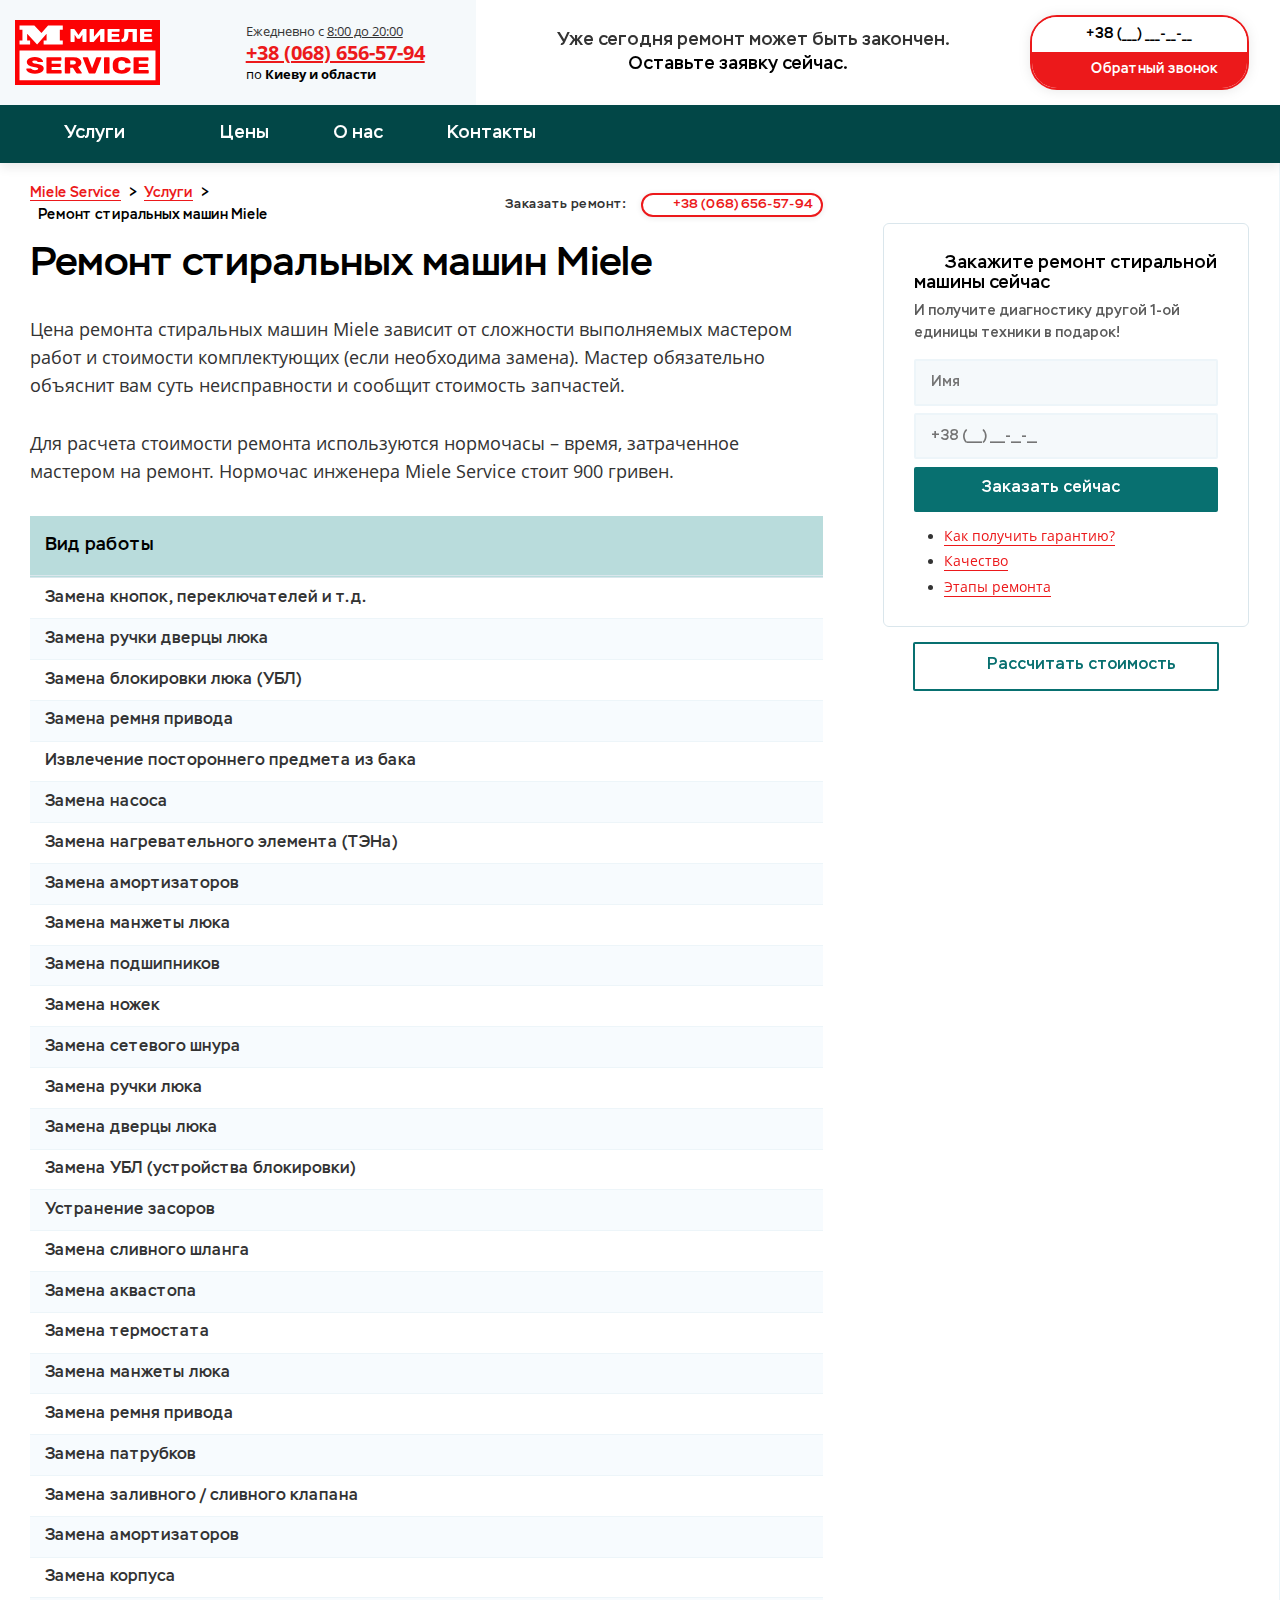
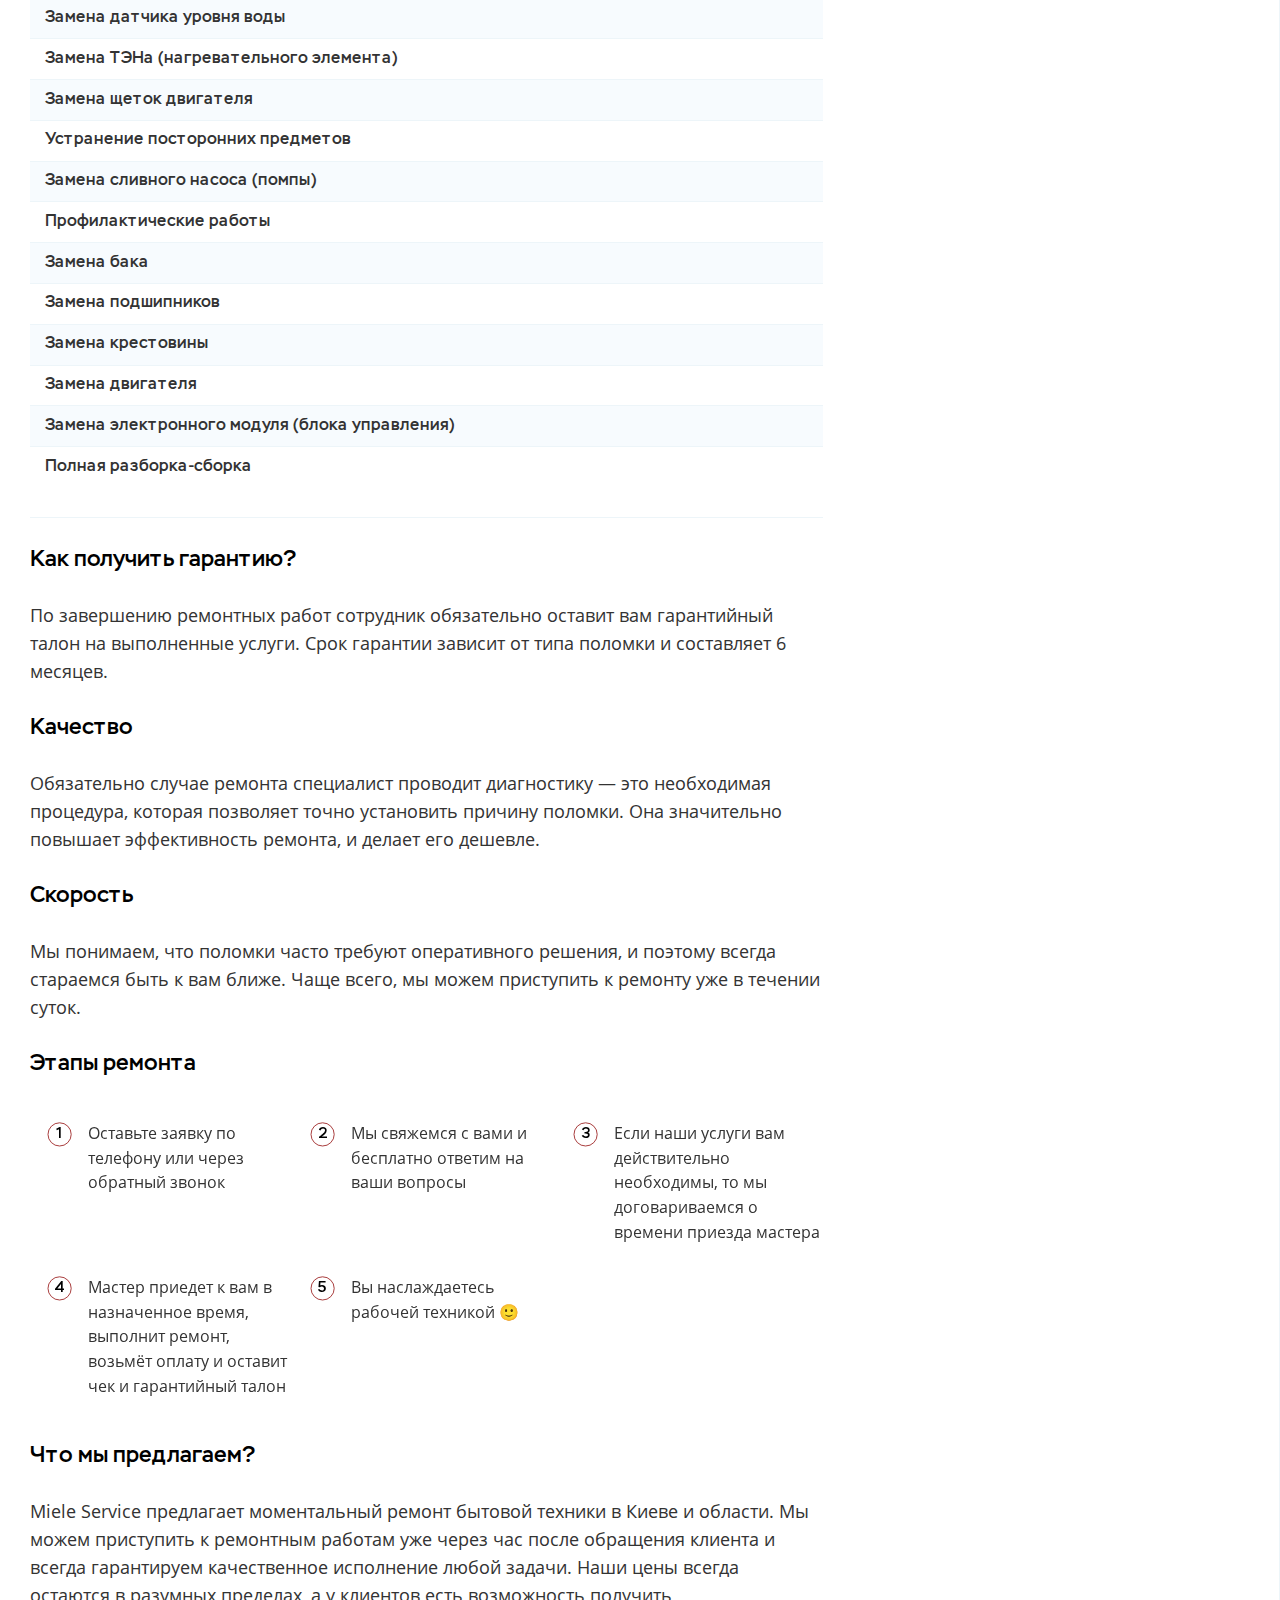
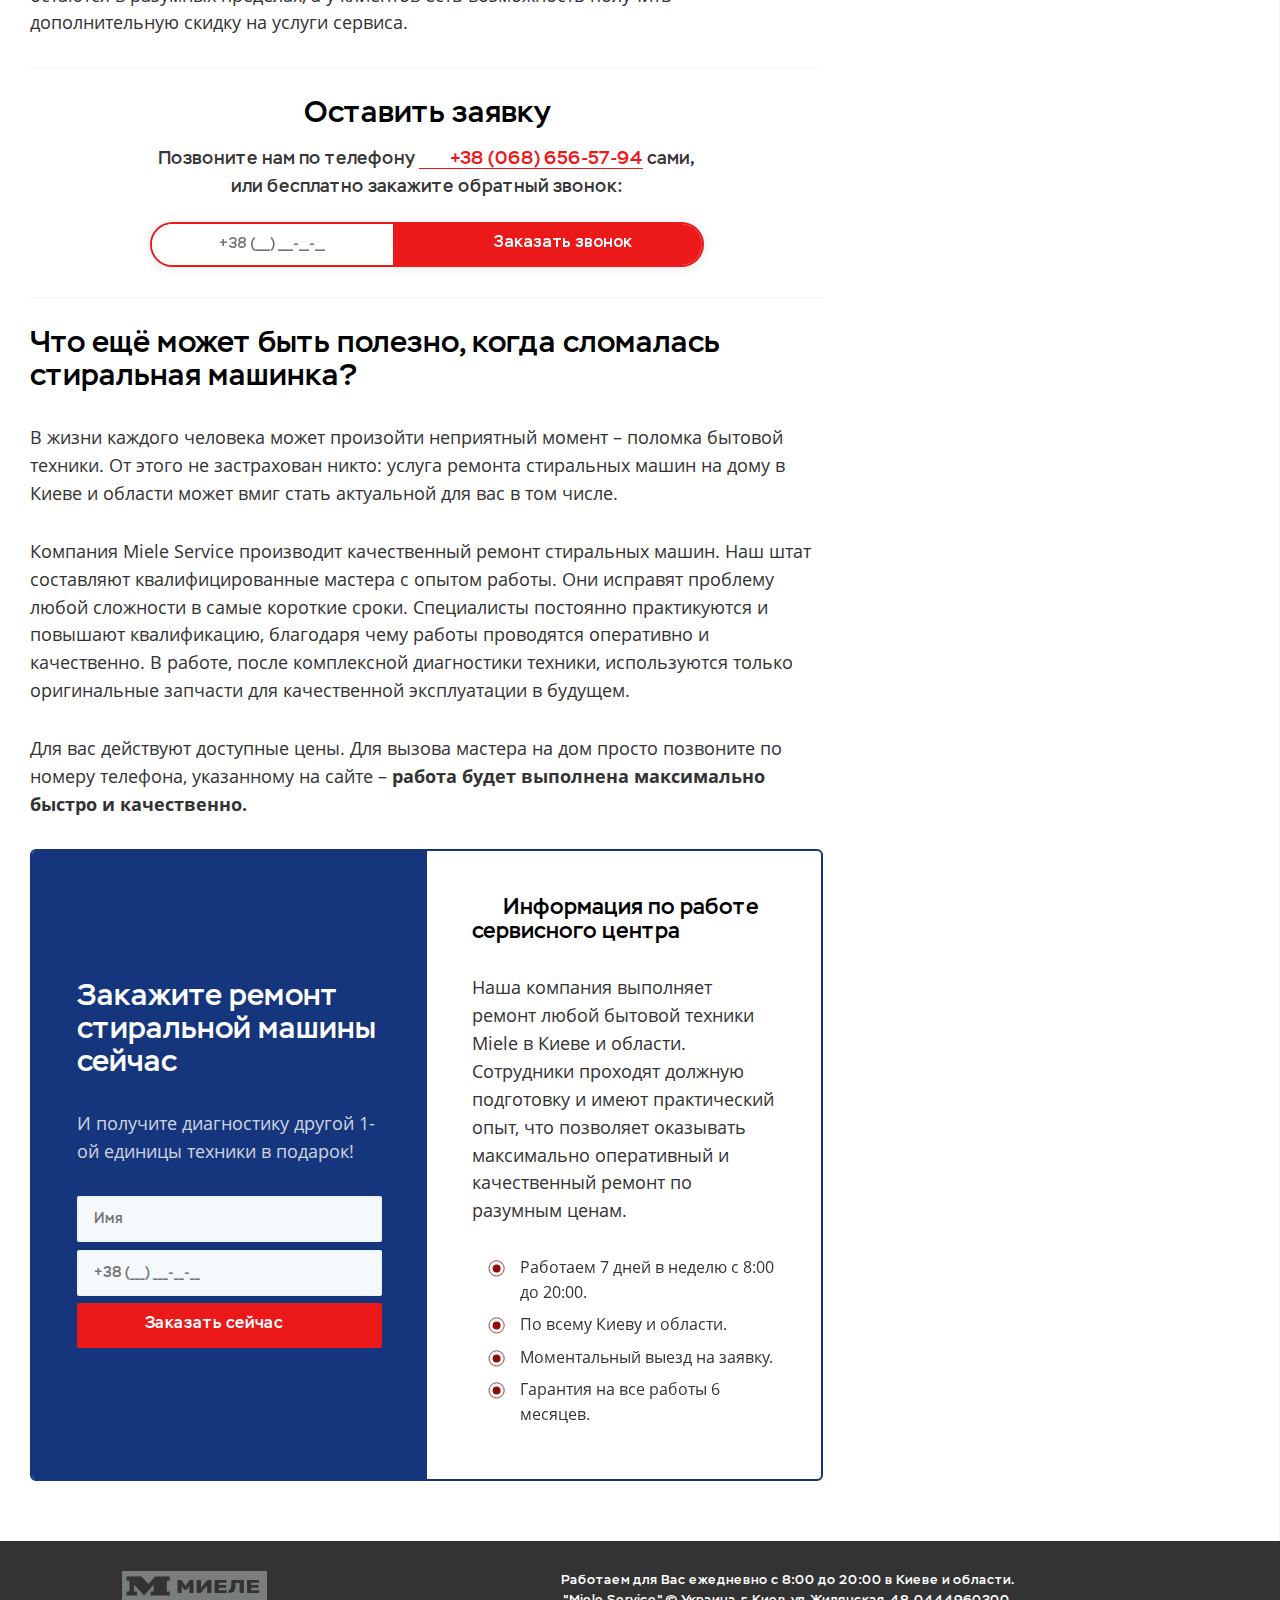
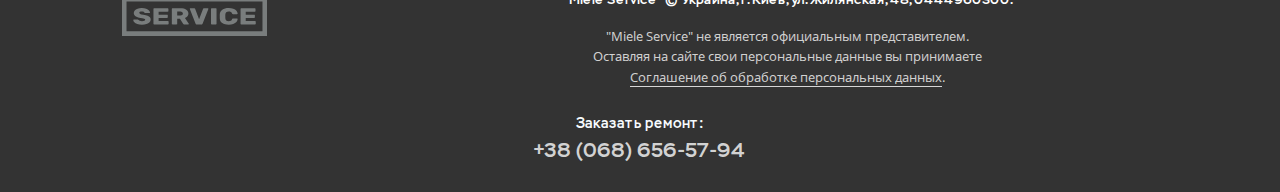
<file: services/remont-stiralnyh-mashin.html>
<!doctype html>
<html lang="ru-RU" prefix="og: http://ogp.me/ns# fb: http://ogp.me/ns/fb# article: http://ogp.me/ns/article#">
	<head>
		<!-- МЕТА -->
		<meta property="og:type" content="article">
		<meta charset="utf-8">
		<meta property="og:locale" content="ru_RU">
		<meta name="viewport" content="width=device-width, user-scalable=no, initial-scale=1.0, maximum-scale=1.0, minimum-scale=1.0">
		<meta http-equiv="X-UA-Compatible" content="ie=edge">
		<meta property="og:url" content="https://the.andrew.pp.ua/services/remont-stiralnyh-mashin">
		<title>Ремонт стиральных машин Miele Service</title>
		<meta property="og:title" content="Ремонт стиральных машин Miele">
		<meta property="twitter:title" content="Ремонт стиральных машин Miele">
		<meta property="og:site_name" content="Miele Service — Ремонт техники Миле в Киеве и области">
		<meta name="description" content="Требуется ремонт стиральной машины Miele в Киеве или МО? Мы проводит профессиональный ремонт любой бытовой техники Миле. Наша компания знает своё дело и проводит расчёт стоимости до начала работы.">
		<meta property="og:description" content="Требуется ремонт стиральной машины Miele в Киеве или МО? Мы проводит профессиональный ремонт любой бытовой техники Миле. Наша компания знает своё дело и проводит расчёт стоимости до начала работы.">
		<meta property="twitter:description" content="Требуется ремонт стиральной машины Miele в Киеве или МО? Мы проводит профессиональный ремонт любой бытовой техники Миле. Наша компания знает своё дело и проводит расчёт стоимости до начала работы.">
		<meta name="keywords" content="ремонт стиральных машин Miele, Миле, ремонт бытовой техники в Киеве и области">
		<!-- ГРАФИКА -->
		<meta name="fk:svg:icon" content="https://the.andrew.pp.ua/wp-content/themes/space-x/fk/assets/img-icon/icon">
		<link rel="image_src" href="../assets/miele/web/cover/cover.jpeg">
		<meta property="og:image" content="https://the.andrew.pp.ua/assets/miele/web/cover/cover.jpeg">
		<meta property="vk:image" content="https://the.andrew.pp.ua/assets/miele/web/cover/cover.jpeg">
		<meta property="twitter:image" content="https://the.andrew.pp.ua/assets/miele/web/cover/cover.jpeg">
		<meta property="og:image:width" content="600">
		<meta property="og:image:height" content="350">
		<meta name="twitter:card" content="summary_large_image">
		<meta name="twitter:image:alt" content="Ремонт стиральных машин Miele | Miele Service">
		<!-- FAVICON -->
		<link rel="shortcut icon" href="../assets/miele/web/favicon/favicon.ico">
		<link rel="shortcut icon" href="../assets/miele/web/favicon/favicon.png" type="image/png">
		<link rel="icon" type="image/png" href="../assets/miele/web/favicon/favicon-180x180.png">
		<link rel="apple-touch-icon" href="../assets/miele/web/favicon/favicon-180x180.png">
		<link rel="mask-icon" href="../assets/miele/web/favicon/favicon.svg" color="#149ce2">
		<!-- ПРИЛОЖЕНИЯ -->
		<link rel="manifest" href="../assets/miele/web/manifest.webmanifest">
		<meta name="theme-color" content="#ffffff">
		<!-- Chrome, Firefox OS, Opera -->
		<meta name="msapplication-tile-image" content="/assets/miele/web/favicon/favicon-150x150.png">
		<!-- Windows -->
		<meta name="msapplication-navbutton-color" content="#ffffff">
		<!-- Windows Phone -->
		<meta name="apple-mobile-web-app-status-bar-style" content="#ffffff">
		<!-- iOS Safari -->
		<script type="application/ld+json">
			{
			  "@context" : "http://schema.org",
			  "@type" : "Organization",
			
			  "name" : "Miele Service — Ремонт техники Миле в Киеве и области",
			  "url" : "https://the.andrew.pp.ua",
			  "logo" : "https://the.andrew.pp.ua/assets/miele/web/cover/cover.jpeg",
			  "telephone" : "+38 (068) 656-57-94",
			  "address": {
			      "@type": "PostalAddress",
			      "addressLocality": "Украина, г. Киев",
			      "streetAddress": "ул. Жилянская, 48",
			      "postalCode": "02000"
			    }
			}
		</script>
		<!-- ПОДДЕРЖКА HTML5 -->
		<!--[if lt IE 9]>
		<script>
			document.createElement("header");
			document.createElement("footer");
			document.createElement("section");
			document.createElement("aside");
			document.createElement("nav");
			document.createElement("article");
			document.createElement("hgroup");
			document.createElement("time");
		</script>
		<noscript>
			<strong>Внимание!</strong>
			Поскольку ваш браузер не поддерживает HTML5, некоторые элементы воспроизводятся с помощью JScript.
			Однако в вашем браузере скрипты отключены, пожалуйста, включите их, чтобы браузер смог отобразить данную страницу.
		</noscript>
		<![endif]-->
		<link rel="preload" href="/wp-content/themes/space-x/fk/assets/fonts/stem-medium/stem-medium-regular/stem-medium-regular.woff2" as="font" />
		<link rel="preload" href="/wp-content/themes/space-x/fk/assets/fonts/stem-medium/stem-medium-italic/stem-medium-italic.woff2" as="font" />
		<link rel="preload" href="/wp-content/themes/space-x/fk/assets/fonts/opensans/opensans-regular/opensans-regular.woff2" as="font" />
		<link rel="preload" href="/wp-content/themes/space-x/fk/assets/fonts/opensans/opensans-bold/opensans-bold.woff2" as="font" />
		<link rel="preload" href="/wp-content/themes/space-x/style.css" as="style" />
		<link rel="preload" href="/wp-content/themes/space-x/fk.js" as="script" />
		<script>
			let fkReadyCallback = fkReadyCallbackLock();
			
			function fkReadyCallbackLock () {
			    let funcs = [
			        function () {
			          console.log( "Ready callback is running!" );
			        },
			    ];
			
			    return function( callback ) {
			        if( callback ){
			            funcs.push(callback);
			        } else {
			            for( let i = 0; i < funcs.length; i++ ){
			                funcs[i]();
			            }
			        }
			    }
			}
		</script><!-- Global site tag (gtag.js) - Google Analytics -->
		<script async src="https://www.googletagmanager.com/gtag/js?id=UA-127965500-3"></script>
		<script>
			window.dataLayer = window.dataLayer || [];
			function gtag(){dataLayer.push(arguments);}
			gtag('js', new Date());
			
			gtag('config', 'UA-127965500-3', {'send_page_view': false});
		</script>
		<script>
			function initRingostat(){return;
			  if (typeof(ga) !== 'undefined') {
			    ga('gtag_UA_127965500_3.require','ringostat');
			    gtag('event', 'page_view');
			    (function (d,s,u,e,p) {
			      p=d.getElementsByTagName(s)[0],e=d.createElement(s),e.async=1,e.src=u,p.parentNode.insertBefore(e, p);
			    })(document, 'script', 'https://script.ringostat.com/v4/eb/ebf7dd389603dadf722629525e898f1ea2ddb849.js');
			  } else {
			    setTimeout(initRingostat,200);
			  }
			}
			initRingostat();
		</script><!-- Yandex.Metrika counter -->
		<script>   var yaParams = {ip_adress: "77.222.156.62"} </script>
		<script type="text/javascript" >
			(function (d, w, c) {
			  (w[c] = w[c] || []).push(function() {
			    try {
			      w.yaCounter51195980 = new Ya.Metrika2({
			        id:51195980,
			        params:window.yaParams,
			        triggerEvent:true,
			        clickmap:true,
			        trackLinks:true,
			        accurateTrackBounce:true,
			        webvisor:true,
			        ecommerce:"dataLayer"
			      });
			    } catch(e) { }
			  });
			
			  var n = d.getElementsByTagName("script")[0],
			    s = d.createElement("script"),
			    f = function () { n.parentNode.insertBefore(s, n); };
			  s.type = "text/javascript";
			  s.async = true;
			  s.src = "https://mc.yandex.ru/metrika/tag.js";
			
			  if (w.opera == "[object Opera]") {
			    d.addEventListener("DOMContentLoaded", f, false);
			  } else { f(); }
			})(document, window, "yandex_metrika_callbacks2");
		</script>
		<noscript>
			<div><img src="https://mc.yandex.ru/watch/51195980" style="position:absolute; left:-9999px;" alt="" /></div>
		</noscript>
		<!-- /Yandex.Metrika counter --><script>
			(function(w, d, s, h, id) {return;
			    w.roistatProjectId = id; w.roistatHost = h;
			    var p = d.location.protocol == "https:" ? "https://" : "http://";
			    var u = /^.*roistat_visit=[^;]+(.*)?$/.test(d.cookie) ? "/dist/module.js" : "/api/site/1.0/"+id+"/init";
			    var js = d.createElement(s); js.charset="UTF-8"; js.async = 1; js.src = p+h+u; var js2 = d.getElementsByTagName(s)[0]; js2.parentNode.insertBefore(js, js2);
			})(window, document, 'script', 'cloud.roistat.com', '84d1bf327e79eaac5a6ce365d1b5ec1e');
		</script>
		<link rel='stylesheet' id='tablepress-default-css'  href='/wp-content/plugins/tablepress/css/default.min.css?ver=1.12' type='text/css' media='all' />
		<link rel="canonical" href="remont-stiralnyh-mashin.html" />
		<link rel="alternate" type="application/json+oembed" href="/wp-json/oembed/1.0/embed?url=https%3A%2F%2Fthe.andrew.pp.ua%2Fservices%2Fremont-stiralnyh-mashin" />
		<link rel="alternate" type="text/xml+oembed" href="/wp-json/oembed/1.0/embed?url=https%3A%2F%2Fthe.andrew.pp.ua%2Fservices%2Fremont-stiralnyh-mashin&#038;format=xml" />
	</head>
	<body>
		<div id="fk-preload"></div>
		<style>#fk-preload{transition:opacity .5s}#fk-preload div{position:fixed;top:0;bottom:0;left:0;right:0;z-index:99999999999;background-color:#fff}#fk-preload img{position:fixed;top:50%;left:50%;transform:translate(-50%,-50%);width:250px}</style>
		<script>
			var fkPreload = document.getElementById("fk-preload");
			var div = document.createElement( "div" );
			fkPreload.append( div );
			
			window.addEventListener('DOMContentLoaded', function(){
			    setTimeout( function(){
			        fkPreload.style.opacity = "0";
			    }, 150);
			} );
			
			fkPreload.addEventListener("transitionend", function(){
			    fkPreload.remove();
			});
		</script>
		<header class="layout-header ">
			<div class="layout-header__container">
				<div class="layout-header__grid fk-grid-3 fk-grid-md-5 fk-grid-sm-2 fk-grid-xs-1 fk-grid-mr-1 fk-grid_padding">
					<div class="layout-header-logo col-md-2 layout-header-logo_bg-light fk-center-y">
						<div class="fk-grid fk-grid_flexible">
							<div class="logo fk-center-y">
								<a href="/" title="Сервисный центр по ремонту бытовой техники Miele Service"><img src="../assets/miele/logo.svg" alt="Логотип Miele Service"></a>
							</div>
							<div class="fk-center-y">
								<div class="layout-header-group tel">
									<div class="layout-header-group__text">Ежедневно с <u>8:00 до 20:00</u> <b class="text-xs"><br>в Киеве и области.</b></div>
									<a class="layout-header-group__title call_phone_miele" href="tel:+38 (068) 656-57-94">+38 (068) 656-57-94</a>
									<div class="layout-header-group__subtitle">по <b>Киеву и области</b></div>
								</div>
							</div>
						</div>
					</div>
					<div class="layout-header-slogan col-md-2 fk-center-y">
						<div>
							<div>Уже сегодня ремонт может быть закончен.</div>
							<div id="layout-header-slogan-link" class="link">Оставьте заявку сейчас. <i class="fk-icon-stroke-right fk-icon-dark-darken" fk-icon="lonicons/md/arrow-forward"></i></div>
							<a class="phone-xs call_phone_miele" href="tel:+38 (068) 656-57-94">
							<i class="fk-icon-stroke-left fk-icon-color-cta" fk-icon="lonicons/md/call"></i>
							+38 (068) 656-57-94              </a>
						</div>
						<script>
							window.addEventListener('DOMContentLoaded', function(){
							    document.getElementById("layout-header-slogan-link").addEventListener( "click", function () {
							        document.getElementById("layout-header-input-tel").focus();
							    } );
							} );
						</script>
					</div>
					<div class="col-sm-2 fk-center-y">
						<form action="https://the.andrew.pp.ua/order.php" method="post" class="callback callback_md callback_center">
							<input id="layout-header-input-tel" type="tel" placeholder="+38 (___) ___-__-__" name="field-phone" required>
							<button class="fk-btn-cta">
							<i class="fk-icon-stroke-left" fk-icon="lonicons/md/call"></i>
							Обратный звонок    </button>
							<input type="hidden" name="sx-post-auto-send" value="true">
							<input type="hidden" name="sx-post-order-type" value="callback">
						</form>
						<script>
							window.addEventListener('DOMContentLoaded', function(){
							    var html = document.documentElement;
							    var body = document.body;
							    var scrollTop = html.scrollTop || body && body.scrollTop || 0;
							    scrollTop -= html.clientTop;
							
							    if( scrollTop <= 21 )
							        document.getElementById("layout-header-input-tel").focus();
							} );
						</script>
					</div>
				</div>
			</div>
		</header>
		<section class="nav-header fk-bg-color-prim-darken fk-shadow-box">
			<div class="fk-container-lg">
				<div class="nav-header__grid fk-grid-5 fk-grid-xs-2 fk-grid-mr-2">
					<nav class="col-4 fk-center-y">
						<ul class="fk-navs fk-navs-media fk-navs_inverse fk-navs_fz-mg" id="">
							<li class=' sub-menu'>
								<a href='/services.html' rel='' title='Услуги'>Услуги</a>
								<ul>
									<li class=' '><a href='/services/remont-stiralnyh-mashin.html' rel='' title='Ремонт стиральных машин Miele'><span>Ремонт стиральных машин Miele</span></a></li>
									<li class=' '><a href='/services/remont-holodilnikov.html' rel='' title='Ремонт холодильников Miele'><span>Ремонт холодильников Miele</span></a></li>
									<li class=' '><a href='/services/remont-kofemashin.html' rel='' title='Ремонт кофемашин Miele'><span>Ремонт кофемашин Miele</span></a></li>
									<li class=' '><a href='/services/remont-posudomoechnyh-mashin.html' rel='' title='Ремонт посудомоечных машин Miele'><span>Ремонт посудомоечных машин Miele</span></a></li>
									<li class=' '><a href='/services/remont-mikrovolnovyh-pechej.html' rel='' title='Ремонт микроволновых печей Miele'><span>Ремонт микроволновых печей Miele</span></a></li>
									<li class=' '><a href='/services/remont-varochnyh-panelej.html' rel='' title='Ремонт варочных панелей Miele'><span>Ремонт варочных панелей Miele</span></a></li>
									<li class=' '><a href='/services/remont-duhovyh-shkafov.html' rel='' title='Ремонт духовых шкафов Miele'><span>Ремонт духовых шкафов Miele</span></a></li>
									<li class=' '><a href='/services/remont-vytyazhnyh-shkafov.html' rel='' title='Ремонт вытяжных шкафов Miele'><span>Ремонт вытяжных шкафов Miele</span></a></li>
									<li class=' '><a href='/services/remont-sushilnyh-mashin.html' rel='' title='Ремонт сушильных машин Miele'><span>Ремонт сушильных машин Miele</span></a></li>
								</ul>
							</li>
							<li class=' '><a href='/more/prices.html' rel='' title='Цены'>Цены</a></li>
							<li class=' '><a href='/more/about.html' rel='nofollow' title='О нас'>О нас</a></li>
							<li class=' '><a href='/contacts.html' rel='nofollow' title='Контакты'>Контакты</a></li>
						</ul>
					</nav>
					<div class="nav-header__call fk-text-inverse-h">
						<a class="fk-btn-cta fk-btn-sm call_phone_miele" href="tel:+38 (068) 656-57-94">
						<i class="fk-icon-stroke-left" fk-icon="lonicons/md/call"></i>
						+38 (068) 656-57-94              </a>
					</div>
				</div>
			</div>
		</section>
		<script>
			fkReadyCallback( function () {
			    fk.navs( {
			        "navs" : "fk-navs-media",
			        "icon" : "<i class='fk-icon-stroke-right fk-icon-sm' fk-icon='fill/arrow-down'></i>"
			    } );
			
			    fk.sticky( "nav-header" );
			} );
		</script>
		<section class="template-service">
			<div class="fk-grid-3 fk-grid-sm-1 fk-grid-xs-1 fk-grid-mr-1">
				<div class="template-service__content col-2">
					<section class="breadcrumbs ">
						<div class="breadcrumbs__grid fk-grid fk-grid_flexible">
							<div class="breadcrumbs__crumbs" itemscope itemtype="https://schema.org/BreadcrumbList">
								<!-- Breadcrumb NavXT 6.4.0 -->
								<span itemprop="itemListElement" itemscope itemtype="https://schema.org/ListItem" typeof="ListItem">
									<a itemprop="item" typeof="WebPage" title="Ремонт бытовой техники Miele Service" href="/" class="home" ><span itemprop="name">Miele Service</span></a>
									<meta itemprop="position" content="1">
								</span>
								&gt; 
								<span itemprop="itemListElement" itemscope itemtype="https://schema.org/ListItem" typeof="ListItem">
									<a itemprop="item" typeof="WebPage" title="Услуги" href="../services.html" class="post post-services-archive" >
									<span itemprop="name">Услуги</span>
									</a>
									<meta itemprop="position" content="2">
								</span>
								&gt; 
								<span class="post post-services current-item" itemprop="itemListElement" itemscope="" itemtype="https://schema.org/ListItem" typeof="ListItem">
									<span itemprop="name">Ремонт стиральных машин Miele</span>
									<meta itemprop="position" content="3">
								</span>
							</div>
							<div class="breadcrumbs__call">
								<span>Заказать ремонт: </span>
								<a class="call_phone_miele" href='tel:+38 (068) 656-57-94'><i class='fk-icon-stroke-left fk-icon-color-cta' fk-icon='lonicons/md/call'></i> +38 (068) 656-57-94</a>
							</div>
						</div>
					</section>
					<section class="article">
						<header>
							<h1>Ремонт стиральных машин Miele</h1>
							<p>Цена ремонта стиральных машин Miele зависит от сложности выполняемых мастером работ и стоимости комплектующих (если необходима замена). Мастер обязательно объяснит вам суть неисправности и сообщит стоимость запчастей.</p>
							<p>Для расчета стоимости ремонта используются нормочасы – время, затраченное мастером на ремонт. Нормочас инженера Miele Service стоит 900 гривен.</p>
						</header>
						
						<section class="prices ">
							<div class="prices__table">
								<table>
									<thead>
										<tr>
											<td>Вид работы</td>
										</tr>
									</thead>
									<tbody>
										<tr>
											<td>Замена кнопок, переключателей и т.д.</td>
										</tr>
										<tr>
											<td>Замена ручки дверцы люка</td>
										</tr>
										<tr>
											<td>Замена блокировки люка (УБЛ)</td>
										</tr>
										<tr>
											<td>Замена ремня привода</td>
										</tr>
										<tr>
											<td>Извлечение постороннего предмета из бака</td>
										</tr>
										<tr>
											<td>Замена насоса</td>
										</tr>
										<tr>
											<td>Замена нагревательного элемента (ТЭНа)</td>
										</tr>
										<tr>
											<td>Замена амортизаторов</td>
										</tr>
										<tr>
											<td>Замена манжеты люка</td>
										</tr>
										<tr>
											<td>Замена подшипников</td>
										</tr>
										<tr>
											<td>Замена ножек</td>
										</tr>
										<tr>
											<td>Замена сетевого шнура</td>
										</tr>
										<tr>
											<td>Замена ручки люка</td>
										</tr>
										<tr>
											<td>Замена дверцы люка</td>
										</tr>
										<tr>
											<td>Замена УБЛ (устройства блокировки)</td>
										</tr>
										<tr>
											<td>Устранение засоров</td>
										</tr>
										<tr>
											<td>Замена сливного шланга</td>
										</tr>
										<tr>
											<td>Замена аквастопа</td>
										</tr>
										<tr>
											<td>Замена термостата</td>
										</tr>
										<tr>
											<td>Замена манжеты люка</td>
										</tr>
										<tr>
											<td>Замена ремня привода</td>
										</tr>
										<tr>
											<td>Замена патрубков</td>
										</tr>
										<tr>
											<td>Замена заливного / сливного клапана</td>
										</tr>
										<tr>
											<td>Замена амортизаторов</td>
										</tr>
										<tr>
											<td>Замена корпуса</td>
										</tr>
										<tr>
											<td>Замена датчика уровня воды</td>
										</tr>
										<tr>
											<td>Замена ТЭНа (нагревательного элемента)</td>
										</tr>
										<tr>
											<td>Замена щеток двигателя</td>
										</tr>
										<tr>
											<td>Устранение посторонних предметов</td>
										</tr>
										<tr>
											<td>Замена сливного насоса (помпы)</td>
										</tr>
										<tr>
											<td>Профилактические работы</td>
										</tr>
										<tr>
											<td>Замена бака</td>
										</tr>
										<tr>
											<td>Замена подшипников</td>
										</tr>
										<tr>
											<td>Замена крестовины</td>
										</tr>
										<tr>
											<td>Замена двигателя</td>
										</tr>
										<tr>
											<td>Замена электронного модуля (блока управления)</td>
										</tr>
										<tr>
											<td>Полная разборка-сборка</td>
										</tr>
									</tbody>
								</table>
							</div>
						</section>
						<div class="fk-divider mt-md mb-md"></div>
						<section class="section-faq ">
							<h3 id='how-to-get-guarantee'>Как получить гарантию?</h3>
							<p>По завершению ремонтных работ сотрудник обязательно оставит вам гарантийный талон на выполненные услуги. Срок гарантии зависит от типа поломки и составляет 6 месяцев.</p>
							<h3 id='how-to-get-discount'>Качество</h3>
							<p>Обязательно случае ремонта специалист проводит диагностику — это необходимая процедура, которая позволяет точно установить причину поломки. Она значительно повышает эффективность ремонта, и делает его дешевле.</p>
							<h3 id='our-speed'>Скорость</h3>
							<p>Мы понимаем, что поломки часто требуют оперативного решения, и поэтому всегда стараемся быть к вам ближе. Чаще всего, мы можем приступить к ремонту уже в течении суток.</p>
							<h3 id='steps-of-work'>Этапы ремонта</h3>
							<ol>
								<li>Оставьте заявку по телефону или через обратный звонок</li>
								<li>Мы свяжемся с вами и бесплатно ответим на ваши вопросы</li>
								<li>Если наши услуги вам действительно необходимы, то мы договариваемся о времени приезда мастера</li>
								<li>Мастер приедет к вам в назначенное время, выполнит ремонт, возьмёт оплату и оставит чек и гарантийный талон</li>
								<li>Вы наслаждаетесь рабочей техникой 🙂</li>
							</ol>
							<h3 id='what-do-we-offer'>Что мы предлагаем?</h3>
							<p>Miele Service предлагает моментальный ремонт бытовой техники в Киеве и области. Мы можем приступить к ремонтным работам уже через час после обращения клиента и всегда гарантируем качественное исполнение любой задачи. Наши цены всегда остаются в разумных пределах, а у клиентов есть возможность получить дополнительную скидку на услуги сервиса.</p>
						</section>
						<script>
							fkReadyCallback(function () {
							    var ol = document.querySelectorAll( ".section-faq ol" );
							    _.each(ol, function (item) {
							        item.classList.add( "divided-3", "sx-list-ol", "sx-list-lg" );
							    });
							});
						</script>
						<section class="order-box ">
							<h2 class='title'>Оставить заявку</h2>
							<p class='subtitle'>Позвоните нам по телефону <a class='call_phone_miele' href='tel:+38 (068) 656-57-94'><i class='fk-icon-stroke-left fk-icon-color-cta' fk-icon='lonicons/md/call'></i> +38 (068) 656-57-94</a> сами, <br>или бесплатно закажите обратный звонок:</p>
							<div class="order-box__callback">
								<form action="https://the.andrew.pp.ua/order.php" method="post" class="callback callback_center">
									<input id="" type="tel" placeholder="+38 (___) ___-__-__" name="field-phone" required>
									<button class="fk-btn-cta">
									<i class="fk-icon-stroke-left" fk-icon="lonicons/md/call"></i>
									Заказать звонок    </button>
									<input type="hidden" name="sx-post-auto-send" value="true">
									<input type="hidden" name="sx-post-order-type" value="callback">
								</form>
							</div>
						</section>
						<article class='content'>
							<h2>Что ещё может быть полезно, когда сломалась стиральная машинка?</h2>
							<p>В жизни каждого человека может произойти неприятный момент – поломка бытовой техники. От этого не застрахован никто: услуга ремонта стиральных машин на дому в Киеве и области может вмиг стать актуальной для вас в том числе.</p>
							<p>Компания Miele Service производит качественный ремонт стиральных машин. Наш штат составляют квалифицированные мастера с опытом работы. Они исправят проблему любой сложности в самые короткие сроки. Специалисты постоянно практикуются и повышают квалификацию, благодаря чему работы проводятся оперативно и качественно. В работе, после комплексной диагностики техники, используются только оригинальные запчасти для качественной эксплуатации в будущем.</p>
							<p>Для вас действуют доступные цены. Для вызова мастера на дом просто позвоните по номеру телефона, указанному на сайте – <b>работа будет выполнена максимально быстро и качественно.</b></p>
						</article>
						<section class="form-double">
							<div class="form-double__grid fk-grid-2 fk-grid-xs-1 fk-grid-mr-1">
								<div class="form-double__form fk-center-y">
									<div>
										<header>
											<h2 class="fk-text-inverse-h">Закажите ремонт стиральной машины сейчас</h2>
											<p class="fk-text-inverse-p">И получите диагностику другой 1-ой единицы техники в подарок!</p>
										</header>
										<form action="https://the.andrew.pp.ua/order.php" method="post" class="form">
											<input type="text" placeholder="Имя" name="field-name">
											<input type="tel" placeholder="+38 (___) ___-__-__" name="field-phone" required>
											<div class="fk-btn-box fk-btn-box_extend">
												<button class="fk-btn-cta">Заказать сейчас <i class="fk-icon-stroke-right" fk-icon="lonicons/md/arrow-forward"></i></button>
											</div>
											<input type="hidden" name="sx-post-auto-send" value="true">
											<input type="hidden" name="sx-post-order-type" value="request">
										</form>
									</div>
								</div>
								<div class="form-double__content">
									<h3><i class="fk-icon-stroke-left fk-icon-color-cta-darken" fk-icon="lonicons/md/information-circle-outline"></i>Информация по работе сервисного центра</h3>
									<p>Наша компания выполняет ремонт любой бытовой техники Miele в Киеве и области. Сотрудники проходят должную подготовку и имеют практический опыт, что позволяет оказывать максимально оперативный и качественный ремонт по разумным ценам.</p>
									<ul class="sx-list-ul sx-list-lg">
										<li>Работаем 7 дней в неделю с 8:00 до 20:00.</li>
										<li>По всему Киеву и области.</li>
										<li>Моментальный выезд на заявку.</li>
										<li>Гарантия на все работы 6 месяцев.</li>
									</ul>
								</div>
							</div>
						</section>
					</section>
				</div>
				<aside class="template-service__aside md-after-display">
					<div class="fk-js-sticky-box" data-additional-elem="">
						<section class="form-aside ">
							<div class="form-aside__frame">
								<header>
									<h4 class="title"><i class="fk-icon-stroke-left fk-icon-color-cta-darken" fk-icon="lonicons/md/flame"></i> Закажите ремонт стиральной машины сейчас</h4>
									<p>И получите диагностику другой 1-ой единицы техники в подарок!</p>
								</header>
								<form class="form" action="https://the.andrew.pp.ua/order.php" method="post">
									<input type="text" placeholder="Имя" name="field-name">
									<input type="tel" placeholder="+38 (___) ___-__-__" name="field-phone" required>
									<div class="fk-btn-box fk-btn-box_extend">
										<button class="fk-btn-prim">Заказать сейчас <i class="fk-icon-stroke-right" fk-icon="lonicons/md/arrow-forward"></i></button>
									</div>
									<input type="hidden" name="sx-post-auto-send" value="true">
									<input type="hidden" name="sx-post-order-type" value="callback">
								</form>
								<ul>
									<li><a href='remont-stiralnyh-mashin.html#how-to-get-guarantee'>Как получить гарантию?</a></li>
									<li><a href='remont-stiralnyh-mashin.html#how-to-get-discount'>Качество</a></li>
									<li><a href='remont-stiralnyh-mashin.html#steps-of-work'>Этапы ремонта</a></li>
								</ul>
							</div>
							<div class="form-aside__btns fk-btn-box fk-btn-box_extend">
								<a href="/order.php" class="fk-btn-prim-linear"><i class="fk-icon-stroke-left" fk-icon="lonicons/md/calculator"></i>Рассчитать стоимость</a>
							</div>
						</section>
					</div>
				</aside>
			</div>
		</section>
		<link rel="stylesheet" href="/wp-content/themes/space-x/style.css">
		<section id="section-cookies" class="section-cookies hidden">
			<span>Чтобы сайт был удобней, мы используем Сookies.</span>
			<button id="section-cookies-button" class="fk-btn-prim-linear fk-btn-sm">Спасибо!</button>
		</section>
		<script>
			fkReadyCallback( function () {
			    var cookies = document.getElementById("section-cookies"),
			        button = document.getElementById("section-cookies-button");
			
			    // Отключаем уведомление
			    button.addEventListener("click", function () {
			        cookies.classList.add( "disabled" );
			        setCookie( "cookies-agree", "agree", 2021 );
			    });
			
			    // Скрываем уведомление в верхней части экрана
			    window.addEventListener('scroll', function(){
			        var html = document.documentElement;
			        var body = document.body;
			        var scrollTop = html.scrollTop || body && body.scrollTop || 0;
			        scrollTop -= html.clientTop;
			
			        ( scrollTop > 350 ) ?
			            cookies.classList.remove( "hidden" ) :
			            cookies.classList.add( "hidden" );
			    } );
			} );
			
			function setCookie( name, value, exp_y, exp_m, exp_d, path, domain, secure ){
			    var cookie_string = name + "=" + escape ( value );
			    if ( exp_y ) {
			        var expires = new Date ( exp_y, exp_m, exp_d );
			        cookie_string += "; expires=" + expires.toGMTString();
			    }
			    if ( path )
			        cookie_string += "; path=" + escape ( path );
			    if ( domain )
			        cookie_string += "; domain=" + escape ( domain );
			    if ( secure )
			        cookie_string += "; secure";
			    document.cookie = cookie_string;
			}
		</script>
		<div class="fk-modal fk-container-xs" data-modal-target="read-later">
			<section class="fk-section fk-section_sm br-box">
				<div class="pl-sm pr-sm">
					<header class="fk-section__title">
						<h3>Отложите статью на потом, если нет времени читать.</h3>
						<p class="fk-font-subtitle mb-xs">
							Для этого просто скопируйте ссылку ниже и сохраните в удобное место:
						</p>
						<div class="fk-grid-3 fk-grid-mr-1 fk-grid_padding">
							<div class="col-2" style="margin-bottom:15px!important;">
								<input id="read-later-link" type="text" readonly>
							</div>
							<button id="read-later-copy" class="fk-btn-prim">Скопировать</button>
						</div>
					</header>
				</div>
			</section>
		</div>
		<script>
			fkReadyCallback(function () {
			    var link = document.getElementById("read-later-link"),
			        copy = document.getElementById("read-later-copy");
			    link.value = window.location.origin + window.location.pathname;
			    copy.addEventListener("click", function () {
			        sxCopyToClipboard(link);
			        copy.innerHTML = "Скопировано!";
			        copy.classList.remove("fk-btn-prim");
			        copy.classList.add("fk-btn-default");
			        setTimeout(function () {
			            copy.innerHTML = "Скопировать";
			            copy.classList.remove("fk-btn-default");
			            copy.classList.add("fk-btn-prim");
			            fk.modal.toggle();
			        }, 2000);
			    });
			});
			
			function sxCopyToClipboard(elem) {
			    // create hidden text element, if it doesn't already exist
			    var targetId = "_hiddenCopyText_";
			    var isInput = elem.tagName === "INPUT" || elem.tagName === "TEXTAREA";
			    var origSelectionStart, origSelectionEnd;
			    if (isInput) {
			        // can just use the original source element for the selection and copy
			        target = elem;
			        origSelectionStart = elem.selectionStart;
			        origSelectionEnd = elem.selectionEnd;
			    } else {
			        // must use a temporary form element for the selection and copy
			        target = document.getElementById(targetId);
			        if (!target) {
			            var target = document.createElement("textarea");
			            target.style.position = "absolute";
			            target.style.left = "-9999px";
			            target.style.top = "0";
			            target.id = targetId;
			            document.body.appendChild(target);
			        }
			        target.textContent = elem.textContent;
			    }
			    // select the content
			    var currentFocus = document.activeElement;
			    target.focus();
			    target.setSelectionRange(0, target.value.length);
			
			    // copy the selection
			    var succeed;
			    try {
			        succeed = document.execCommand("copy");
			    } catch(e) {
			        succeed = false;
			    }
			    // restore original focus
			    if (currentFocus && typeof currentFocus.focus === "function") {
			        currentFocus.focus();
			    }
			
			    if (isInput) {
			        // restore prior selection
			        elem.setSelectionRange(origSelectionStart, origSelectionEnd);
			    } else {
			        // clear temporary content
			        target.textContent = "";
			    }
			    return succeed;
			}
		</script>
		<footer class="layout-footer fk-bg-dark">
			<div class="fk-container-lg">
				<div class="fk-grid-5 fk-grid-md-4 fk-grid-sm-4 fk-grid-xs-4 fk-grid-mr-1 fk-grid_padding">
					<div class="layout-footer__logo lg-before-text-center">
						<a href="/" title="Сервисный центр по ремонту бытовой техники Miele Service"><img src="../assets/miele/logo-inverse.svg" alt="Логотип Miele Service"></a>
					</div>
					<div class="layout-footer__call col-3 col-3 col-md-3 col-sm-3 col-xs-3">
						<p class="fk-ff-title fk-text-inverse-h">
							Работаем для Вас ежедневно с 8:00 до 20:00 в Киеве и области. <br class="sm-after-display">
							"Miele Service" © Украина, г. Киев, ул. Жилянская, 48, 0444960300.
						</p>
						<p class="fk-text-inverse-p">
							"Miele Service" не является официальным представителем. <br>
							Оставляя на сайте свои персональные данные вы принимаете <br class="sm-after-display"><a href="/more/legal" rel="nofollow">Соглашение об обработке персональных данных</a>.
						</p>
					</div>
					<div class="layout-footer__contacts fk-text-inverse text-right lg-before-text-center col-md-4 col-sm-4 col-xs-4">
						<h4>Заказать ремонт:</h4>
						<a class='call_phone_miele' href='tel:+38 (068) 656-57-94'>+38 (068) 656-57-94</a>      
					</div>
				</div>
			</div>
		</footer>
		<script>
    !function(e){"function"==typeof define&&define.amd?define("inputmask.dependencyLib",e):"object"==typeof exports?module.exports=e():e()}(function(){function e(e,t){for(var n=0,i=e.length;n<i;n++)if(e[n]===t)return n;return-1}function t(e){return null==e?e+"":"object"==typeof e||"function"==typeof e?a[a.toString.call(e)]||"object":typeof e}function n(e){return null!=e&&e===e.window}function i(e){var i="length"in e&&e.length,o=t(e);return"function"!==o&&!n(e)&&(!(1!==e.nodeType||!i)||("array"===o||0===i||"number"==typeof i&&i>0&&i-1 in e))}function o(e){return e instanceof Element}function r(e){return e instanceof r?e:this instanceof r?void(void 0!==e&&null!==e&&e!==window&&(this[0]=e.nodeName?e:void 0!==e[0]&&e[0].nodeName?e[0]:document.querySelector(e),void 0!==this[0]&&null!==this[0]&&(this[0].eventRegistry=this[0].eventRegistry||{}))):new r(e)}for(var a={},l="Boolean Number String Function Array Date RegExp Object Error".split(" "),s=0;s<l.length;s++)a["[object "+l[s]+"]"]=l[s].toLowerCase();return r.prototype={on:function(e,t){function n(e,n){r.addEventListener?r.addEventListener(e,t,!1):r.attachEvent&&r.attachEvent("on"+e,t),i[e]=i[e]||{},i[e][n]=i[e][n]||[],i[e][n].push(t)}if(o(this[0]))for(var i=this[0].eventRegistry,r=this[0],a=e.split(" "),l=0;l<a.length;l++){var s=a[l].split("."),f=s[0],c=s[1]||"global";n(f,c)}return this},off:function(e,t){function n(e,t,n){if(e in r==!0)if(a.removeEventListener?a.removeEventListener(e,n,!1):a.detachEvent&&a.detachEvent("on"+e,n),"global"===t)for(var i in r[e])r[e][i].splice(r[e][i].indexOf(n),1);else r[e][t].splice(r[e][t].indexOf(n),1)}function i(e,n){var i,o,a=[];if(e.length>0)if(void 0===t)for(i=0,o=r[e][n].length;i<o;i++)a.push({ev:e,namespace:n&&n.length>0?n:"global",handler:r[e][n][i]});else a.push({ev:e,namespace:n&&n.length>0?n:"global",handler:t});else if(n.length>0)for(var l in r)for(var s in r[l])if(s===n)if(void 0===t)for(i=0,o=r[l][s].length;i<o;i++)a.push({ev:l,namespace:s,handler:r[l][s][i]});else a.push({ev:l,namespace:s,handler:t});return a}if(o(this[0]))for(var r=this[0].eventRegistry,a=this[0],l=e.split(" "),s=0;s<l.length;s++)for(var f=l[s].split("."),c=i(f[0],f[1]),u=0,v=c.length;u<v;u++)n(c[u].ev,c[u].namespace,c[u].handler);return this},trigger:function(e){if(o(this[0]))for(var t=this[0].eventRegistry,n=this[0],i="string"==typeof e?e.split(" "):[e.type],a=0;a<i.length;a++){var l=i[a].split("."),s=l[0],f=l[1]||"global";if(void 0!==document&&"global"===f){var c,u,v={bubbles:!1,cancelable:!0,detail:Array.prototype.slice.call(arguments,1)};if(document.createEvent){try{c=new CustomEvent(s,v)}catch(e){c=document.createEvent("CustomEvent"),c.initCustomEvent(s,v.bubbles,v.cancelable,v.detail)}e.type&&r.extend(c,e),n.dispatchEvent(c)}else c=document.createEventObject(),c.eventType=s,e.type&&r.extend(c,e),n.fireEvent("on"+c.eventType,c)}else if(void 0!==t[s])if(arguments[0]=arguments[0].type?arguments[0]:r.Event(arguments[0]),"global"===f)for(var p in t[s])for(u=0;u<t[s][p].length;u++)t[s][p][u].apply(n,arguments);else for(u=0;u<t[s][f].length;u++)t[s][f][u].apply(n,arguments)}return this},position:function(){if(o(this[0]))return{top:this[0].offsetTop,left:this[0].offsetLeft}}},r.isFunction=function(e){return"function"===t(e)},r.noop=function(){},r.isArray=Array.isArray,r.inArray=function(t,n,i){return null==n?-1:e(n,t,i)},r.valHooks=void 0,r.isPlainObject=function(e){return"object"===t(e)&&!e.nodeType&&!n(e)&&!(e.constructor&&!a.hasOwnProperty.call(e.constructor.prototype,"isPrototypeOf"))},r.extend=function(){var e,t,n,i,o,a,l=arguments[0]||{},s=1,f=arguments.length,c=!1;for("boolean"==typeof l&&(c=l,l=arguments[s]||{},s++),"object"==typeof l||r.isFunction(l)||(l={}),s===f&&(l=this,s--);s<f;s++)if(null!=(e=arguments[s]))for(t in e)n=l[t],i=e[t],l!==i&&(c&&i&&(r.isPlainObject(i)||(o=r.isArray(i)))?(o?(o=!1,a=n&&r.isArray(n)?n:[]):a=n&&r.isPlainObject(n)?n:{},l[t]=r.extend(c,a,i)):void 0!==i&&(l[t]=i));return l},r.each=function(e,t){var n,o=0;if(i(e))for(var r=e.length;o<r&&(n=t.call(e[o],o,e[o]),n!==!1);o++);else for(o in e)if(n=t.call(e[o],o,e[o]),n===!1)break;return e},r.map=function(e,t){var n,o=0,r=e.length,a=i(e),l=[];if(a)for(;o<r;o++)n=t(e[o],o),null!=n&&l.push(n);else for(o in e)n=t(e[o],o),null!=n&&l.push(n);return[].concat(l)},r.data=function(e,t,n){return void 0===n?e.__data?e.__data[t]:null:(e.__data=e.__data||{},void(e.__data[t]=n))},r.Event=function(e,t){t=t||{bubbles:!1,cancelable:!1,detail:void 0};var n=document.createEvent("CustomEvent");return n.initCustomEvent(e,t.bubbles,t.cancelable,t.detail),n},r.Event.prototype=window.Event.prototype,window.dependencyLib=r,r});
    !function(e){"function"==typeof define&&define.amd?define("inputmask",["inputmask.dependencyLib"],e):"object"==typeof exports?module.exports=e(require("./inputmask.dependencyLib")):e(window.dependencyLib||jQuery)}(function(e){function t(i,a){return this instanceof t?(e.isPlainObject(i)?a=i:(a=a||{},a.alias=i),this.el=void 0,this.opts=e.extend(!0,{},this.defaults,a),this.maskset=void 0,this.noMasksCache=a&&void 0!==a.definitions,this.userOptions=a||{},this.events={},this.dataAttribute="data-inputmask",this.isRTL=this.opts.numericInput,void n(this.opts.alias,a,this.opts)):new t(i,a)}function n(t,i,a){var o=a.aliases[t];return o?(o.alias&&n(o.alias,void 0,a),e.extend(!0,a,o),e.extend(!0,a,i),!0):(null===a.mask&&(a.mask=t),!1)}function i(n,i){function a(n,a,o){if(null!==n&&""!==n){if(1===n.length&&o.greedy===!1&&0!==o.repeat&&(o.placeholder=""),o.repeat>0||"*"===o.repeat||"+"===o.repeat){var r="*"===o.repeat?0:"+"===o.repeat?1:o.repeat;n=o.groupmarker.start+n+o.groupmarker.end+o.quantifiermarker.start+r+","+o.repeat+o.quantifiermarker.end}var s;return void 0===t.prototype.masksCache[n]||i===!0?(s={mask:n,maskToken:t.prototype.analyseMask(n,o),validPositions:{},_buffer:void 0,buffer:void 0,tests:{},metadata:a,maskLength:void 0},i!==!0&&(t.prototype.masksCache[o.numericInput?n.split("").reverse().join(""):n]=s,s=e.extend(!0,{},t.prototype.masksCache[o.numericInput?n.split("").reverse().join(""):n]))):s=e.extend(!0,{},t.prototype.masksCache[o.numericInput?n.split("").reverse().join(""):n]),s}}var o;if(e.isFunction(n.mask)&&(n.mask=n.mask(n)),e.isArray(n.mask)){if(n.mask.length>1){n.keepStatic=null===n.keepStatic||n.keepStatic;var r=n.groupmarker.start;return e.each(n.numericInput?n.mask.reverse():n.mask,function(t,i){r.length>1&&(r+=n.groupmarker.end+n.alternatormarker+n.groupmarker.start),r+=void 0===i.mask||e.isFunction(i.mask)?i:i.mask}),r+=n.groupmarker.end,a(r,n.mask,n)}n.mask=n.mask.pop()}return n.mask&&(o=void 0===n.mask.mask||e.isFunction(n.mask.mask)?a(n.mask,n.mask,n):a(n.mask.mask,n.mask,n)),o}function a(n,i,o){function u(e,t,n){t=t||0;var i,a,r,s=[],l=0,c=p();W=void 0!==q?q.maxLength:void 0,W===-1&&(W=void 0);do e===!0&&d().validPositions[l]?(r=d().validPositions[l],a=r.match,i=r.locator.slice(),s.push(n===!0?r.input:n===!1?a.nativeDef:j(l,a))):(r=m(l,i,l-1),a=r.match,i=r.locator.slice(),(o.jitMasking===!1||l<c||"number"==typeof o.jitMasking&&isFinite(o.jitMasking)&&o.jitMasking>l)&&s.push(n===!1?a.nativeDef:j(l,a))),l++;while((void 0===W||l<W)&&(null!==a.fn||""!==a.def)||t>l);return""===s[s.length-1]&&s.pop(),d().maskLength=l+1,s}function d(){return i}function f(e){var t=d();t.buffer=void 0,e!==!0&&(t._buffer=void 0,t.validPositions={},t.p=0)}function p(e,t,n){var i=-1,a=-1,o=n||d().validPositions;void 0===e&&(e=-1);for(var r in o){var s=parseInt(r);o[s]&&(t||null!==o[s].match.fn)&&(s<=e&&(i=s),s>=e&&(a=s))}return i!==-1&&e-i>1||a<e?i:a}function v(t,n,i,a){function r(e){var t=d().validPositions[e];if(void 0!==t&&null===t.match.fn){var n=d().validPositions[e-1],i=d().validPositions[e+1];return void 0!==n&&void 0!==i}return!1}var s,l=t,c=e.extend(!0,{},d().validPositions),u=!1;for(d().p=t,s=n-1;s>=l;s--)void 0!==d().validPositions[s]&&(i!==!0&&(!d().validPositions[s].match.optionality&&r(s)||o.canClearPosition(d(),s,p(),a,o)===!1)||delete d().validPositions[s]);for(f(!0),s=l+1;s<=p();){for(;void 0!==d().validPositions[l];)l++;if(s<l&&(s=l+1),void 0===d().validPositions[s]&&A(s))s++;else{var v=m(s);u===!1&&c[l]&&c[l].match.def===v.match.def?(d().validPositions[l]=e.extend(!0,{},c[l]),d().validPositions[l].input=v.input,delete d().validPositions[s],s++):g(l,v.match.def)?_(l,v.input||j(s),!0)!==!1&&(delete d().validPositions[s],s++,u=!0):A(s)||(s++,l--),l++}}f(!0)}function h(e,t){for(var n,i=e,a=p(),r=d().validPositions[a]||y(0)[0],s=void 0!==r.alternation?r.locator[r.alternation].toString().split(","):[],l=0;l<i.length&&(n=i[l],!(n.match&&(o.greedy&&n.match.optionalQuantifier!==!0||(n.match.optionality===!1||n.match.newBlockMarker===!1)&&n.match.optionalQuantifier!==!0)&&(void 0===r.alternation||r.alternation!==n.alternation||void 0!==n.locator[r.alternation]&&w(n.locator[r.alternation].toString().split(","),s)))||t===!0&&(null!==n.match.fn||/[0-9a-bA-Z]/.test(n.match.def)));l++);return n}function m(e,t,n){return d().validPositions[e]||h(y(e,t?t.slice():t,n))}function k(e){return d().validPositions[e]?d().validPositions[e]:y(e)[0]}function g(e,t){for(var n=!1,i=y(e),a=0;a<i.length;a++)if(i[a].match&&i[a].match.def===t){n=!0;break}return n}function y(t,n,i){function a(n,i,r,s){function c(r,s,f){function h(t,n){var i=0===e.inArray(t,n.matches);return i||e.each(n.matches,function(e,a){if(a.isQuantifier===!0&&(i=h(t,n.matches[e-1])))return!1}),i}function k(t,n,i){var a,o;return(d().tests[t]||d().validPositions[t])&&e.each(d().tests[t]||[d().validPositions[t]],function(e,t){var r=void 0!==i?i:t.alternation,s=void 0!==t.locator[r]?t.locator[r].toString().indexOf(n):-1;(void 0===o||s<o)&&s!==-1&&(a=t,o=s)}),a?a.locator.slice((void 0!==i?i:a.alternation)+1):void 0!==i?k(t,n):void 0}function g(e,n){return null===e.match.fn&&null!==n.match.fn&&n.match.fn.test(e.match.def,d(),t,!1,o,!1)}if(u>1e4)throw"Inputmask: There is probably an error in your mask definition or in the code. Create an issue on github with an example of the mask you are using. "+d().mask;if(u===t&&void 0===r.matches)return p.push({match:r,locator:s.reverse(),cd:m}),!0;if(void 0!==r.matches){if(r.isGroup&&f!==r){if(r=c(n.matches[e.inArray(r,n.matches)+1],s))return!0}else if(r.isOptional){var y=r;if(r=a(r,i,s,f)){if(l=p[p.length-1].match,!h(l,y))return!0;v=!0,u=t}}else if(r.isAlternator){var b,P=r,E=[],C=p.slice(),w=s.length,_=i.length>0?i.shift():-1;if(_===-1||"string"==typeof _){var A,x=u,M=i.slice(),O=[];if("string"==typeof _)O=_.split(",");else for(A=0;A<P.matches.length;A++)O.push(A);for(var S=0;S<O.length;S++){if(A=parseInt(O[S]),p=[],i=k(u,A,w)||M.slice(),r=c(P.matches[A]||n.matches[A],[A].concat(s),f)||r,r!==!0&&void 0!==r&&O[O.length-1]<P.matches.length){var j=e.inArray(r,n.matches)+1;n.matches.length>j&&(r=c(n.matches[j],[j].concat(s.slice(1,s.length)),f),r&&(O.push(j.toString()),e.each(p,function(e,t){t.alternation=s.length-1})))}b=p.slice(),u=x,p=[];for(var D=0;D<b.length;D++){var T=b[D],I=!1;T.alternation=T.alternation||w;for(var G=0;G<E.length;G++){var L=E[G];if(("string"!=typeof _||e.inArray(T.locator[T.alternation].toString(),O)!==-1)&&(T.match.def===L.match.def||g(T,L))){I=T.match.nativeDef===L.match.nativeDef,T.alternation==L.alternation&&L.locator[L.alternation].toString().indexOf(T.locator[T.alternation])===-1&&(L.locator[L.alternation]=L.locator[L.alternation]+","+T.locator[T.alternation],L.alternation=T.alternation,null==T.match.fn&&(L.na=L.na||T.locator[T.alternation].toString(),L.na.indexOf(T.locator[T.alternation])===-1&&(L.na=L.na+","+T.locator[T.alternation])));break}}I||E.push(T)}}"string"==typeof _&&(E=e.map(E,function(t,n){if(isFinite(n)){var i,a=t.alternation,o=t.locator[a].toString().split(",");t.locator[a]=void 0,t.alternation=void 0;for(var r=0;r<o.length;r++)i=e.inArray(o[r],O)!==-1,i&&(void 0!==t.locator[a]?(t.locator[a]+=",",t.locator[a]+=o[r]):t.locator[a]=parseInt(o[r]),t.alternation=a);if(void 0!==t.locator[a])return t}})),p=C.concat(E),u=t,v=p.length>0,i=M.slice()}else r=c(P.matches[_]||n.matches[_],[_].concat(s),f);if(r)return!0}else if(r.isQuantifier&&f!==n.matches[e.inArray(r,n.matches)-1])for(var B=r,F=i.length>0?i.shift():0;F<(isNaN(B.quantifier.max)?F+1:B.quantifier.max)&&u<=t;F++){var N=n.matches[e.inArray(B,n.matches)-1];if(r=c(N,[F].concat(s),N)){if(l=p[p.length-1].match,l.optionalQuantifier=F>B.quantifier.min-1,h(l,N)){if(F>B.quantifier.min-1){v=!0,u=t;break}return!0}return!0}}else if(r=a(r,i,s,f))return!0}else u++}for(var f=i.length>0?i.shift():0;f<n.matches.length;f++)if(n.matches[f].isQuantifier!==!0){var h=c(n.matches[f],[f].concat(r),s);if(h&&u===t)return h;if(u>t)break}}function r(t){var n=[];return e.isArray(t)||(t=[t]),t.length>0&&(void 0===t[0].alternation?(n=h(t.slice()).locator.slice(),0===n.length&&(n=t[0].locator.slice())):e.each(t,function(e,t){if(""!==t.def)if(0===n.length)n=t.locator.slice();else for(var i=0;i<n.length;i++)t.locator[i]&&n[i].toString().indexOf(t.locator[i])===-1&&(n[i]+=","+t.locator[i])})),n}function s(e){return o.keepStatic&&t>0&&e.length>1+(""===e[e.length-1].match.def?1:0)&&e[0].match.optionality!==!0&&e[0].match.optionalQuantifier!==!0&&null===e[0].match.fn&&!/[0-9a-bA-Z]/.test(e[0].match.def)?[h(e)]:e}var l,c=d().maskToken,u=n?i:0,f=n?n.slice():[0],p=[],v=!1,m=n?n.join(""):"";if(t>-1){if(void 0===n){for(var k,g=t-1;void 0===(k=d().validPositions[g]||d().tests[g])&&g>-1;)g--;void 0!==k&&g>-1&&(f=r(k),m=f.join(""),u=g)}if(d().tests[t]&&d().tests[t][0].cd===m)return s(d().tests[t]);for(var y=f.shift();y<c.length;y++){var b=a(c[y],f,[y]);if(b&&u===t||u>t)break}}return(0===p.length||v)&&p.push({match:{fn:null,cardinality:0,optionality:!0,casing:null,def:"",placeholder:""},locator:[],cd:m}),void 0!==n&&d().tests[t]?s(e.extend(!0,[],p)):(d().tests[t]=e.extend(!0,[],p),s(d().tests[t]))}function b(){return void 0===d()._buffer&&(d()._buffer=u(!1,1),void 0===d().buffer&&d()._buffer.slice()),d()._buffer}function P(e){return void 0!==d().buffer&&e!==!0||(d().buffer=u(!0,p(),!0)),d().buffer}function E(e,t,n){var i;if(e===!0)f(),e=0,t=n.length;else for(i=e;i<t;i++)delete d().validPositions[i];for(i=e;i<t;i++)f(!0),n[i]!==o.skipOptionalPartCharacter&&_(i,n[i],!0,!0)}function C(e,n,i){switch(o.casing||n.casing){case"upper":e=e.toUpperCase();break;case"lower":e=e.toLowerCase();break;case"title":var a=d().validPositions[i-1];e=0===i||a&&a.input===String.fromCharCode(t.keyCode.SPACE)?e.toUpperCase():e.toLowerCase()}return e}function w(t,n){for(var i=o.greedy?n:n.slice(0,1),a=!1,r=0;r<t.length;r++)if(e.inArray(t[r],i)!==-1){a=!0;break}return a}function _(n,i,a,r,s){function l(e){var t=z?e.begin-e.end>1||e.begin-e.end===1&&o.insertMode:e.end-e.begin>1||e.end-e.begin===1&&o.insertMode;return t&&0===e.begin&&e.end===d().maskLength?"full":t}function c(t,i,a){var s=!1;return e.each(y(t),function(c,u){for(var h=u.match,m=i?1:0,k="",g=h.cardinality;g>m;g--)k+=O(t-(g-1));if(i&&(k+=i),P(!0),s=null!=h.fn?h.fn.test(k,d(),t,a,o,l(n)):(i===h.def||i===o.skipOptionalPartCharacter)&&""!==h.def&&{c:h.placeholder||h.def,pos:t},s!==!1){var y=void 0!==s.c?s.c:i;y=y===o.skipOptionalPartCharacter&&null===h.fn?h.placeholder||h.def:y;var w=t,A=P();if(void 0!==s.remove&&(e.isArray(s.remove)||(s.remove=[s.remove]),e.each(s.remove.sort(function(e,t){return t-e}),function(e,t){v(t,t+1,!0)})),void 0!==s.insert&&(e.isArray(s.insert)||(s.insert=[s.insert]),e.each(s.insert.sort(function(e,t){return e-t}),function(e,t){_(t.pos,t.c,!0,r)})),s.refreshFromBuffer){var x=s.refreshFromBuffer;if(a=!0,E(x===!0?x:x.start,x.end,A),void 0===s.pos&&void 0===s.c)return s.pos=p(),!1;if(w=void 0!==s.pos?s.pos:t,w!==t)return s=e.extend(s,_(w,y,!0,r)),!1}else if(s!==!0&&void 0!==s.pos&&s.pos!==t&&(w=s.pos,E(t,w,P().slice()),w!==t))return s=e.extend(s,_(w,y,!0)),!1;return(s===!0||void 0!==s.pos||void 0!==s.c)&&(c>0&&f(!0),b(w,e.extend({},u,{input:C(y,h,w)}),r,l(n))||(s=!1),!1)}}),s}function u(t,n,i){var a,s,l,c,u,v,h,m,k=e.extend(!0,{},d().validPositions),g=!1,b=p();for(c=d().validPositions[b];b>=0;b--)if(l=d().validPositions[b],l&&void 0!==l.alternation){if(a=b,s=d().validPositions[a].alternation,c.locator[l.alternation]!==l.locator[l.alternation])break;c=l}if(void 0!==s){m=parseInt(a);var P=void 0!==c.locator[c.alternation||s]?c.locator[c.alternation||s]:h[0];P.length>0&&(P=P.split(",")[0]);var E=d().validPositions[m],C=d().validPositions[m-1];e.each(y(m,C?C.locator:void 0,m-1),function(a,l){h=l.locator[s]?l.locator[s].toString().split(","):[];for(var c=0;c<h.length;c++){var y=[],b=0,C=0,w=!1;if(P<h[c]&&(void 0===l.na||e.inArray(h[c],l.na.split(","))===-1)){d().validPositions[m]=e.extend(!0,{},l);var A=d().validPositions[m].locator;for(d().validPositions[m].locator[s]=parseInt(h[c]),null==l.match.fn?(E.input!==l.match.def&&(w=!0,E.generatedInput!==!0&&y.push(E.input)),C++,d().validPositions[m].generatedInput=!/[0-9a-bA-Z]/.test(l.match.def),d().validPositions[m].input=l.match.def):d().validPositions[m].input=E.input,u=m+1;u<p(void 0,!0)+1;u++)v=d().validPositions[u],v&&v.generatedInput!==!0&&/[0-9a-bA-Z]/.test(v.input)?y.push(v.input):u<t&&b++,delete d().validPositions[u];for(w&&y[0]===l.match.def&&y.shift(),f(!0),g=!0;y.length>0;){var x=y.shift();if(x!==o.skipOptionalPartCharacter&&!(g=_(p(void 0,!0)+1,x,!1,r,!0)))break}if(g){d().validPositions[m].locator=A;var M=p(t)+1;for(u=m+1;u<p()+1;u++)v=d().validPositions[u],(void 0===v||null==v.match.fn)&&u<t+(C-b)&&C++;t+=C-b,g=_(t>M?M:t,n,i,r,!0)}if(g)return!1;f(),d().validPositions=e.extend(!0,{},k)}}})}return g}function k(t,n){var i=d().validPositions[n];if(i)for(var a=i.locator,o=a.length,r=t;r<n;r++)if(void 0===d().validPositions[r]&&!A(r,!0)){var s=y(r),l=s[0],c=-1;e.each(s,function(e,t){for(var n=0;n<o&&void 0!==t.locator[n]&&w(t.locator[n].toString().split(","),a[n].toString().split(","));n++)c<n&&(c=n,l=t)}),b(r,e.extend({},l,{input:l.match.placeholder||l.match.def}),!0)}}function b(t,n,i,a){if(a||o.insertMode&&void 0!==d().validPositions[t]&&void 0===i){var r,s=e.extend(!0,{},d().validPositions),l=p(void 0,!0);for(r=t;r<=l;r++)delete d().validPositions[r];d().validPositions[t]=e.extend(!0,{},n);var c,u=!0,v=d().validPositions,h=!1,m=d().maskLength;for(r=c=t;r<=l;r++){var k=s[r];if(void 0!==k)for(var y=c;y<d().maskLength&&(null===k.match.fn&&v[r]&&(v[r].match.optionalQuantifier===!0||v[r].match.optionality===!0)||null!=k.match.fn);){if(y++,h===!1&&s[y]&&s[y].match.def===k.match.def)d().validPositions[y]=e.extend(!0,{},s[y]),d().validPositions[y].input=k.input,M(y),c=y,u=!0;else if(g(y,k.match.def)){var b=_(y,k.input,!0,!0);u=b!==!1,c=b.caret||b.insert?p():y,h=!0}else u=k.generatedInput===!0;if(d().maskLength<m&&(d().maskLength=m),u)break}if(!u)break}if(!u)return d().validPositions=e.extend(!0,{},s),f(!0),!1}else d().validPositions[t]=e.extend(!0,{},n);return f(!0),!0}function M(t){for(var n=t-1;n>-1&&!d().validPositions[n];n--);var i,a;for(n++;n<t;n++)void 0===d().validPositions[n]&&(o.jitMasking===!1||o.jitMasking>n)&&(a=y(n,m(n-1).locator,n-1).slice(),""===a[a.length-1].match.def&&a.pop(),i=h(a),i&&(i.match.def===o.radixPointDefinitionSymbol||!A(n,!0)||e.inArray(o.radixPoint,P())<n&&i.match.fn&&i.match.fn.test(j(n),d(),n,!1,o))&&(D=c(n,i.match.placeholder||(null==i.match.fn?i.match.def:""!==j(n)?j(n):P()[n]),!0),D!==!1&&(d().validPositions[D.pos||n].generatedInput=!0)))}a=a===!0;var S=n;void 0!==n.begin&&(S=z&&!l(n)?n.end:n.begin);var D=!1,T=e.extend(!0,{},d().validPositions);if(M(S),l(n)&&(F(void 0,t.keyCode.DELETE,n),S=d().p),S<d().maskLength&&(D=c(S,i,a),(!a||r===!0)&&D===!1)){var I=d().validPositions[S];if(!I||null!==I.match.fn||I.match.def!==i&&i!==o.skipOptionalPartCharacter){if((o.insertMode||void 0===d().validPositions[x(S)])&&!A(S,!0)){var G=y(S).slice();""===G[G.length-1].match.def&&G.pop();var L=h(G,!0);L&&null===L.match.fn&&(L=L.match.placeholder||L.match.def,c(S,L,a),d().validPositions[S].generatedInput=!0);for(var B=S+1,N=x(S);B<=N;B++)if(D=c(B,i,a),D!==!1){k(S,void 0!==D.pos?D.pos:B),S=B;break}}}else D={caret:x(S)}}return D===!1&&o.keepStatic&&!a&&s!==!0&&(D=u(S,i,a)),D===!0&&(D={pos:S}),e.isFunction(o.postValidation)&&D!==!1&&!a&&r!==!0&&(D=!!o.postValidation(P(!0),D,o)&&D),void 0===D.pos&&(D.pos=S),D===!1&&(f(!0),d().validPositions=e.extend(!0,{},T)),D}function A(e,t){var n;if(t?(n=m(e).match,""===n.def&&(n=k(e).match)):n=k(e).match,null!=n.fn)return n.fn;if(t!==!0&&e>-1){var i=y(e);return i.length>1+(""===i[i.length-1].match.def?1:0)}return!1}function x(e,t){var n=d().maskLength;if(e>=n)return n;for(var i=e;++i<n&&(t===!0&&(k(i).match.newBlockMarker!==!0||!A(i))||t!==!0&&!A(i)););return i}function M(e,t){var n,i=e;if(i<=0)return 0;for(;--i>0&&(t===!0&&k(i).match.newBlockMarker!==!0||t!==!0&&!A(i)&&(n=y(i),n.length<2||2===n.length&&""===n[1].match.def)););return i}function O(e){return void 0===d().validPositions[e]?j(e):d().validPositions[e].input}function S(t,n,i,a,r){if(a&&e.isFunction(o.onBeforeWrite)){var s=o.onBeforeWrite(a,n,i,o);if(s){if(s.refreshFromBuffer){var l=s.refreshFromBuffer;E(l===!0?l:l.start,l.end,s.buffer||n),n=P(!0)}void 0!==i&&(i=void 0!==s.caret?s.caret:i)}}t.inputmask._valueSet(n.join("")),void 0===i||void 0!==a&&"blur"===a.type?R(t,n,i):I(t,i),r===!0&&(X=!0,e(t).trigger("input"))}function j(e,t){if(t=t||k(e).match,void 0!==t.placeholder)return t.placeholder;if(null===t.fn){if(e>-1&&void 0===d().validPositions[e]){var n,i=y(e),a=[];if(i.length>1+(""===i[i.length-1].match.def?1:0))for(var r=0;r<i.length;r++)if(i[r].match.optionality!==!0&&i[r].match.optionalQuantifier!==!0&&(null===i[r].match.fn||void 0===n||i[r].match.fn.test(n.match.def,d(),e,!0,o)!==!1)&&(a.push(i[r]),null===i[r].match.fn&&(n=i[r]),a.length>1&&/[0-9a-bA-Z]/.test(a[0].match.def)))return o.placeholder.charAt(e%o.placeholder.length)}return t.def}return o.placeholder.charAt(e%o.placeholder.length)}function D(n,i,a,r,s,l){function c(){var e=!1,t=b().slice(h,x(h)).join("").indexOf(v);if(t!==-1&&!A(h)){e=!0;for(var n=b().slice(h,h+t),i=0;i<n.length;i++)if(" "!==n[i]){e=!1;break}}return e}var u=r.slice(),v="",h=0,k=void 0;if(f(),d().p=x(-1),!a)if(o.autoUnmask!==!0){var g=b().slice(0,x(-1)).join(""),y=u.join("").match(new RegExp("^"+t.escapeRegex(g),"g"));y&&y.length>0&&(u.splice(0,y.length*g.length),h=x(h))}else h=x(h);if(e.each(u,function(t,i){if(void 0!==i){var r=new e.Event("keypress");r.which=i.charCodeAt(0),v+=i;var s=p(void 0,!0),l=d().validPositions[s],u=m(s+1,l?l.locator.slice():void 0,s);if(!c()||a||o.autoUnmask){var g=a?t:null==u.match.fn&&u.match.optionality&&s+1<d().p?s+1:d().p;k=ee.keypressEvent.call(n,r,!0,!1,a,g),h=g+1,v=""}else k=ee.keypressEvent.call(n,r,!0,!1,!0,s+1);if(!a&&e.isFunction(o.onBeforeWrite)&&(k=o.onBeforeWrite(r,P(),k.forwardPosition,o),k&&k.refreshFromBuffer)){var y=k.refreshFromBuffer;E(y===!0?y:y.start,y.end,k.buffer),f(!0),k.caret&&(d().p=k.caret)}}}),i){var C=void 0,w=p();document.activeElement===n&&(s||k)&&(C=I(n).begin,s&&k===!1&&(C=x(p(C))),k&&l!==!0&&(C<w+1||w===-1)&&(C=o.numericInput&&void 0===k.caret?M(k.forwardPosition):k.forwardPosition)),S(n,P(),C,s||new e.Event("checkval"))}}function T(t){if(t&&void 0===t.inputmask)return t.value;var n=[],i=d().validPositions;for(var a in i)i[a].match&&null!=i[a].match.fn&&n.push(i[a].input);var r=0===n.length?"":(z?n.reverse():n).join("");if(e.isFunction(o.onUnMask)){var s=(z?P().slice().reverse():P()).join("");r=o.onUnMask(s,r,o)||r}return r}function I(e,t,n,i){function a(e){if(i!==!0&&z&&"number"==typeof e&&(!o.greedy||""!==o.placeholder)){var t=P().join("").length;e=t-e}return e}var s;if("number"!=typeof t)return e.setSelectionRange?(t=e.selectionStart,n=e.selectionEnd):window.getSelection?(s=window.getSelection().getRangeAt(0),s.commonAncestorContainer.parentNode!==e&&s.commonAncestorContainer!==e||(t=s.startOffset,n=s.endOffset)):document.selection&&document.selection.createRange&&(s=document.selection.createRange(),t=0-s.duplicate().moveStart("character",-e.inputmask._valueGet().length),n=t+s.text.length),{begin:a(t),end:a(n)};t=a(t),n=a(n),n="number"==typeof n?n:t;var l=parseInt(((e.ownerDocument.defaultView||window).getComputedStyle?(e.ownerDocument.defaultView||window).getComputedStyle(e,null):e.currentStyle).fontSize)*n;if(e.scrollLeft=l>e.scrollWidth?l:0,r||o.insertMode!==!1||t!==n||n++,e.setSelectionRange)e.selectionStart=t,e.selectionEnd=n;else if(window.getSelection){if(s=document.createRange(),void 0===e.firstChild||null===e.firstChild){var c=document.createTextNode("");e.appendChild(c)}s.setStart(e.firstChild,t<e.inputmask._valueGet().length?t:e.inputmask._valueGet().length),s.setEnd(e.firstChild,n<e.inputmask._valueGet().length?n:e.inputmask._valueGet().length),s.collapse(!0);var u=window.getSelection();u.removeAllRanges(),u.addRange(s)}else e.createTextRange&&(s=e.createTextRange(),s.collapse(!0),s.moveEnd("character",n),s.moveStart("character",t),s.select());R(e,void 0,{begin:t,end:n})}function G(t){var n,i,a=P(),o=a.length,r=p(),s={},l=d().validPositions[r],c=void 0!==l?l.locator.slice():void 0;for(n=r+1;n<a.length;n++)i=m(n,c,n-1),c=i.locator.slice(),s[n]=e.extend(!0,{},i);var u=l&&void 0!==l.alternation?l.locator[l.alternation]:void 0;for(n=o-1;n>r&&(i=s[n],(i.match.optionality||i.match.optionalQuantifier||u&&(u!==s[n].locator[l.alternation]&&null!=i.match.fn||null===i.match.fn&&i.locator[l.alternation]&&w(i.locator[l.alternation].toString().split(","),u.toString().split(","))&&""!==y(n)[0].def))&&a[n]===j(n,i.match));n--)o--;return t?{l:o,def:s[o]?s[o].match:void 0}:o}function L(e){for(var t=G(),n=e.length-1;n>t&&!A(n);n--);return e.splice(t,n+1-t),e}function B(t){if(e.isFunction(o.isComplete))return o.isComplete(t,o);if("*"!==o.repeat){var n=!1,i=G(!0),a=M(i.l);if(void 0===i.def||i.def.newBlockMarker||i.def.optionality||i.def.optionalQuantifier){n=!0;for(var r=0;r<=a;r++){var s=m(r).match;if(null!==s.fn&&void 0===d().validPositions[r]&&s.optionality!==!0&&s.optionalQuantifier!==!0||null===s.fn&&t[r]!==j(r,s)){n=!1;break}}}return n}}function F(n,i,a,r){function s(){if(o.keepStatic){for(var t=[],i=p(-1,!0),a=e.extend(!0,{},d().validPositions),r=d().validPositions[i];i>=0;i--){var s=d().validPositions[i];if(s){if(s.generatedInput!==!0&&/[0-9a-bA-Z]/.test(s.input)&&t.push(s.input),delete d().validPositions[i],void 0!==s.alternation&&s.locator[s.alternation]!==r.locator[s.alternation])break;r=s}}if(i>-1)for(d().p=x(p(-1,!0));t.length>0;){var l=new e.Event("keypress");l.which=t.pop().charCodeAt(0),ee.keypressEvent.call(n,l,!0,!1,!1,d().p)}else d().validPositions=e.extend(!0,{},a)}}if((o.numericInput||z)&&(i===t.keyCode.BACKSPACE?i=t.keyCode.DELETE:i===t.keyCode.DELETE&&(i=t.keyCode.BACKSPACE),z)){var l=a.end;a.end=a.begin,a.begin=l}i===t.keyCode.BACKSPACE&&(a.end-a.begin<1||o.insertMode===!1)?(a.begin=M(a.begin),void 0===d().validPositions[a.begin]||d().validPositions[a.begin].input!==o.groupSeparator&&d().validPositions[a.begin].input!==o.radixPoint||a.begin--):i===t.keyCode.DELETE&&a.begin===a.end&&(a.end=A(a.end,!0)?a.end+1:x(a.end)+1,void 0===d().validPositions[a.begin]||d().validPositions[a.begin].input!==o.groupSeparator&&d().validPositions[a.begin].input!==o.radixPoint||a.end++),v(a.begin,a.end,!1,r),r!==!0&&s();var c=p(a.begin,!0);c<a.begin?d().p=x(c):r!==!0&&(d().p=a.begin)}function N(t){function n(e){var n,i=document.createElement("span");for(var a in r)isNaN(a)&&a.indexOf("font")!==-1&&(i.style[a]=r[a]);i.style.textTransform=r.textTransform,i.style.letterSpacing=r.letterSpacing,i.style.position="absolute",i.style.height="auto",i.style.width="auto",i.style.visibility="hidden",i.style.whiteSpace="nowrap",document.body.appendChild(i);var o,s=t.inputmask._valueGet(),l=0;for(n=0,o=s.length;n<=o;n++){if(i.innerHTML+=s.charAt(n)||"_",i.offsetWidth>=e){var c=e-l,u=i.offsetWidth-e;i.innerHTML=s.charAt(n),c-=i.offsetWidth/3,n=c<u?n-1:n;break}l=i.offsetWidth}return document.body.removeChild(i),n}function i(){V.style.position="absolute",V.style.top=a.top+"px",V.style.left=a.left+"px",V.style.width=parseInt(t.offsetWidth)-parseInt(r.paddingLeft)-parseInt(r.paddingRight)-parseInt(r.borderLeftWidth)-parseInt(r.borderRightWidth)+"px",V.style.height=parseInt(t.offsetHeight)-parseInt(r.paddingTop)-parseInt(r.paddingBottom)-parseInt(r.borderTopWidth)-parseInt(r.borderBottomWidth)+"px",V.style.lineHeight=V.style.height,V.style.zIndex=isNaN(r.zIndex)?-1:r.zIndex-1,V.style.webkitAppearance="textfield",V.style.mozAppearance="textfield",V.style.Appearance="textfield"}var a=e(t).position(),r=(t.ownerDocument.defaultView||window).getComputedStyle(t,null);t.parentNode,V=document.createElement("div"),document.body.appendChild(V);for(var s in r)isNaN(s)&&"cssText"!==s&&s.indexOf("webkit")==-1&&(V.style[s]=r[s]);t.style.backgroundColor="transparent",t.style.color="transparent",t.style.webkitAppearance="caret",t.style.mozAppearance="caret",t.style.Appearance="caret",i(),e(window).on("resize",function(n){a=e(t).position(),r=(t.ownerDocument.defaultView||window).getComputedStyle(t,null),i()}),e(t).on("click",function(e){return I(t,n(e.clientX)),ee.clickEvent.call(this,[e])}),e(t).on("keydown",function(e){e.shiftKey||o.insertMode===!1||setTimeout(function(){R(t)},0)})}function R(e,t,n){function i(){r||null!==l.fn&&void 0!==c.input?r&&null!==l.fn&&void 0!==c.input&&(r=!1,a+="</span>"):(r=!0,a+="<span class='im-static''>")}if(void 0!==V){t=t||P(),void 0===n?n=I(e):void 0===n.begin&&(n={begin:n,end:n});var a="",r=!1;if(""!=t){var s,l,c,u=0,f=p();do u===n.begin&&document.activeElement===e&&(a+="<span class='im-caret' style='border-right-width: 1px;border-right-style: solid;'></span>"),d().validPositions[u]?(c=d().validPositions[u],l=c.match,s=c.locator.slice(),i(),a+=c.input):(c=m(u,s,u-1),l=c.match,s=c.locator.slice(),(o.jitMasking===!1||u<f||"number"==typeof o.jitMasking&&isFinite(o.jitMasking)&&o.jitMasking>u)&&(i(),a+=j(u,l))),u++;while((void 0===W||u<W)&&(null!==l.fn||""!==l.def)||f>u)}V.innerHTML=a}}function K(t){function n(t,n){function i(t){function i(t){if(e.valHooks&&(void 0===e.valHooks[t]||e.valHooks[t].inputmaskpatch!==!0)){var i=e.valHooks[t]&&e.valHooks[t].get?e.valHooks[t].get:function(e){return e.value},a=e.valHooks[t]&&e.valHooks[t].set?e.valHooks[t].set:function(e,t){return e.value=t,e};e.valHooks[t]={get:function(e){if(e.inputmask){if(e.inputmask.opts.autoUnmask)return e.inputmask.unmaskedvalue();var t=i(e);return p(void 0,void 0,e.inputmask.maskset.validPositions)!==-1||n.nullable!==!0?t:""}return i(e)},set:function(t,n){var i,o=e(t);return i=a(t,n),t.inputmask&&o.trigger("setvalue"),i},inputmaskpatch:!0}}}function a(){return this.inputmask?this.inputmask.opts.autoUnmask?this.inputmask.unmaskedvalue():p()!==-1||n.nullable!==!0?document.activeElement===this&&n.clearMaskOnLostFocus?(z?L(P().slice()).reverse():L(P().slice())).join(""):s.call(this):"":s.call(this)}function o(t){l.call(this,t),this.inputmask&&e(this).trigger("setvalue")}function r(t){Y.on(t,"mouseenter",function(t){var n=e(this),i=this,a=i.inputmask._valueGet();a!==P().join("")&&n.trigger("setvalue")})}var s,l;if(!t.inputmask.__valueGet){if(n.noValuePatching!==!0){if(Object.getOwnPropertyDescriptor){"function"!=typeof Object.getPrototypeOf&&(Object.getPrototypeOf="object"==typeof"test".__proto__?function(e){return e.__proto__}:function(e){return e.constructor.prototype});var c=Object.getPrototypeOf?Object.getOwnPropertyDescriptor(Object.getPrototypeOf(t),"value"):void 0;c&&c.get&&c.set?(s=c.get,l=c.set,Object.defineProperty(t,"value",{get:a,set:o,configurable:!0})):"INPUT"!==t.tagName&&(s=function(){return this.textContent},l=function(e){this.textContent=e},Object.defineProperty(t,"value",{get:a,set:o,configurable:!0}))}else document.__lookupGetter__&&t.__lookupGetter__("value")&&(s=t.__lookupGetter__("value"),l=t.__lookupSetter__("value"),t.__defineGetter__("value",a),t.__defineSetter__("value",o));t.inputmask.__valueGet=s,t.inputmask.__valueSet=l}t.inputmask._valueGet=function(e){return z&&e!==!0?s.call(this.el).split("").reverse().join(""):s.call(this.el)},t.inputmask._valueSet=function(e,t){l.call(this.el,null===e||void 0===e?"":t!==!0&&z?e.split("").reverse().join(""):e)},void 0===s&&(s=function(){return this.value},l=function(e){this.value=e},i(t.type),r(t))}}var a=t.getAttribute("type"),o="INPUT"===t.tagName&&e.inArray(a,n.supportsInputType)!==-1||t.isContentEditable||"TEXTAREA"===t.tagName;if(!o)if("INPUT"===t.tagName){var r=document.createElement("input");r.setAttribute("type",a),o="text"===r.type,r=null}else o="partial";return o!==!1&&i(t),o}var i=n(t,o);if(i!==!1&&(q=t,U=e(q),("rtl"===q.dir||o.rightAlign)&&(q.style.textAlign="right"),("rtl"===q.dir||o.numericInput)&&(q.dir="ltr",q.removeAttribute("dir"),q.inputmask.isRTL=!0,z=!0),o.colorMask===!0&&N(q),c&&(q.hasOwnProperty("inputmode")&&(q.inputmode=o.inputmode,q.setAttribute("inputmode",o.inputmode)),"rtfm"===o.androidHack&&(o.colorMask!==!0&&N(q),q.type="password")),Y.off(q),i===!0&&(Y.on(q,"submit",ee.submitEvent),Y.on(q,"reset",ee.resetEvent),Y.on(q,"mouseenter",ee.mouseenterEvent),Y.on(q,"blur",ee.blurEvent),Y.on(q,"focus",ee.focusEvent),Y.on(q,"mouseleave",ee.mouseleaveEvent),o.colorMask!==!0&&Y.on(q,"click",ee.clickEvent),Y.on(q,"dblclick",ee.dblclickEvent),Y.on(q,"paste",ee.pasteEvent),Y.on(q,"dragdrop",ee.pasteEvent),Y.on(q,"drop",ee.pasteEvent),Y.on(q,"cut",ee.cutEvent),Y.on(q,"complete",o.oncomplete),Y.on(q,"incomplete",o.onincomplete),Y.on(q,"cleared",o.oncleared),o.inputEventOnly!==!0&&(Y.on(q,"keydown",ee.keydownEvent),Y.on(q,"keypress",ee.keypressEvent)),Y.on(q,"compositionstart",e.noop),Y.on(q,"compositionupdate",e.noop),Y.on(q,"compositionend",e.noop),Y.on(q,"keyup",e.noop),Y.on(q,"input",ee.inputFallBackEvent)),Y.on(q,"setvalue",ee.setValueEvent),b(),""!==q.inputmask._valueGet()||o.clearMaskOnLostFocus===!1||document.activeElement===q)){var a=e.isFunction(o.onBeforeMask)?o.onBeforeMask(q.inputmask._valueGet(),o)||q.inputmask._valueGet():q.inputmask._valueGet();D(q,!0,!1,a.split(""));var r=P().slice();H=r.join(""),B(r)===!1&&o.clearIncomplete&&f(),o.clearMaskOnLostFocus&&document.activeElement!==q&&(p()===-1?r=[]:L(r)),S(q,r),document.activeElement===q&&I(q,x(p()))}}i=i||this.maskset,o=o||this.opts;var H,U,W,V,Q,q=this.el,z=this.isRTL,Z=!1,X=!1,$=!1,J=!1,Y={on:function(n,i,a){var r=function(n){if(void 0===this.inputmask&&"FORM"!==this.nodeName){var i=e.data(this,"_inputmask_opts");i?new t(i).mask(this):Y.off(this)}else{if("setvalue"===n.type||!(this.disabled||this.readOnly&&!("keydown"===n.type&&n.ctrlKey&&67===n.keyCode||o.tabThrough===!1&&n.keyCode===t.keyCode.TAB))){switch(n.type){case"input":if(X===!0)return X=!1,n.preventDefault();break;case"keydown":Z=!1,X=!1;break;case"keypress":if(Z===!0)return n.preventDefault();Z=!0;break;case"click":if(s||l){var r=this,c=arguments;return setTimeout(function(){a.apply(r,c)},0),!1}}var u=a.apply(this,arguments);return u===!1&&(n.preventDefault(),n.stopPropagation()),u}n.preventDefault()}};n.inputmask.events[i]=n.inputmask.events[i]||[],n.inputmask.events[i].push(r),e.inArray(i,["submit","reset"])!==-1?null!=n.form&&e(n.form).on(i,r):e(n).on(i,r)},off:function(t,n){if(t.inputmask&&t.inputmask.events){var i;n?(i=[],i[n]=t.inputmask.events[n]):i=t.inputmask.events,e.each(i,function(n,i){for(;i.length>0;){var a=i.pop();e.inArray(n,["submit","reset"])!==-1?null!=t.form&&e(t.form).off(n,a):e(t).off(n,a)}delete t.inputmask.events[n]})}}},ee={keydownEvent:function(n){function i(e){var t=document.createElement("input"),n="on"+e,i=n in t;return i||(t.setAttribute(n,"return;"),i="function"==typeof t[n]),t=null,i}var a=this,r=e(a),s=n.keyCode,c=I(a);if(s===t.keyCode.BACKSPACE||s===t.keyCode.DELETE||l&&s===t.keyCode.BACKSPACE_SAFARI||n.ctrlKey&&s===t.keyCode.X&&!i("cut"))n.preventDefault(),F(a,s,c),S(a,P(!0),d().p,n,a.inputmask._valueGet()!==P().join("")),a.inputmask._valueGet()===b().join("")?r.trigger("cleared"):B(P())===!0&&r.trigger("complete");else if(s===t.keyCode.END||s===t.keyCode.PAGE_DOWN){n.preventDefault();var u=x(p());o.insertMode||u!==d().maskLength||n.shiftKey||u--,I(a,n.shiftKey?c.begin:u,u,!0)}else s===t.keyCode.HOME&&!n.shiftKey||s===t.keyCode.PAGE_UP?(n.preventDefault(),I(a,0,n.shiftKey?c.begin:0,!0)):(o.undoOnEscape&&s===t.keyCode.ESCAPE||90===s&&n.ctrlKey)&&n.altKey!==!0?(D(a,!0,!1,H.split("")),r.trigger("click")):s!==t.keyCode.INSERT||n.shiftKey||n.ctrlKey?o.tabThrough===!0&&s===t.keyCode.TAB?(n.shiftKey===!0?(null===k(c.begin).match.fn&&(c.begin=x(c.begin)),c.end=M(c.begin,!0),c.begin=M(c.end,!0)):(c.begin=x(c.begin,!0),c.end=x(c.begin,!0),c.end<d().maskLength&&c.end--),c.begin<d().maskLength&&(n.preventDefault(),I(a,c.begin,c.end))):n.shiftKey||o.insertMode===!1&&(s===t.keyCode.RIGHT?setTimeout(function(){var e=I(a);I(a,e.begin)},0):s===t.keyCode.LEFT&&setTimeout(function(){var e=I(a);I(a,z?e.begin+1:e.begin-1)},0)):(o.insertMode=!o.insertMode,I(a,o.insertMode||c.begin!==d().maskLength?c.begin:c.begin-1));
            o.onKeyDown.call(this,n,P(),I(a).begin,o),$=e.inArray(s,o.ignorables)!==-1},keypressEvent:function(n,i,a,r,s){var l=this,c=e(l),u=n.which||n.charCode||n.keyCode;if(!(i===!0||n.ctrlKey&&n.altKey)&&(n.ctrlKey||n.metaKey||$))return u===t.keyCode.ENTER&&H!==P().join("")&&(H=P().join(""),setTimeout(function(){c.trigger("change")},0)),!0;if(u){46===u&&n.shiftKey===!1&&","===o.radixPoint&&(u=44);var p,v=i?{begin:s,end:s}:I(l),h=String.fromCharCode(u);d().writeOutBuffer=!0;var m=_(v,h,r);if(m!==!1&&(f(!0),p=void 0!==m.caret?m.caret:i?m.pos+1:x(m.pos),d().p=p),a!==!1){var k=this;if(setTimeout(function(){o.onKeyValidation.call(k,u,m,o)},0),d().writeOutBuffer&&m!==!1){var g=P();S(l,g,o.numericInput&&void 0===m.caret?M(p):p,n,i!==!0),i!==!0&&setTimeout(function(){B(g)===!0&&c.trigger("complete")},0)}}if(n.preventDefault(),i)return m.forwardPosition=p,m}},pasteEvent:function(t){var n,i=this,a=t.originalEvent||t,r=e(i),s=i.inputmask._valueGet(!0),l=I(i);z&&(n=l.end,l.end=l.begin,l.begin=n);var c=s.substr(0,l.begin),u=s.substr(l.end,s.length);if(c===(z?b().reverse():b()).slice(0,l.begin).join("")&&(c=""),u===(z?b().reverse():b()).slice(l.end).join("")&&(u=""),z&&(n=c,c=u,u=n),window.clipboardData&&window.clipboardData.getData)s=c+window.clipboardData.getData("Text")+u;else{if(!a.clipboardData||!a.clipboardData.getData)return!0;s=c+a.clipboardData.getData("text/plain")+u}var d=s;if(e.isFunction(o.onBeforePaste)){if(d=o.onBeforePaste(s,o),d===!1)return t.preventDefault();d||(d=s)}return D(i,!1,!1,z?d.split("").reverse():d.toString().split("")),S(i,P(),x(p()),t,H!==P().join("")),B(P())===!0&&r.trigger("complete"),t.preventDefault()},inputFallBackEvent:function(n){var i=this,a=i.inputmask._valueGet();if(P().join("")!==a){var o=I(i);if(a=a.replace(new RegExp("("+t.escapeRegex(b().join(""))+")*"),""),s){var r=a.replace(P().join(""),"");if(1===r.length){var l=new e.Event("keypress");return l.which=r.charCodeAt(0),ee.keypressEvent.call(i,l,!0,!0,!1,d().validPositions[o.begin-1]?o.begin:o.begin-1),!1}}if(o.begin>a.length&&(I(i,a.length),o=I(i)),P().length-a.length!==1||a.charAt(o.begin)===P()[o.begin]||a.charAt(o.begin+1)===P()[o.begin]||A(o.begin)){for(var c=p()+1,u=b().join("");null===a.match(t.escapeRegex(u)+"$");)u=u.slice(1);a=a.replace(u,""),a=a.split(""),D(i,!0,!1,a,n,o.begin<c),B(P())===!0&&e(i).trigger("complete")}else n.keyCode=t.keyCode.BACKSPACE,ee.keydownEvent.call(i,n);n.preventDefault()}},setValueEvent:function(t){var n=this,i=n.inputmask._valueGet();D(n,!0,!1,(e.isFunction(o.onBeforeMask)?o.onBeforeMask(i,o)||i:i).split("")),H=P().join(""),(o.clearMaskOnLostFocus||o.clearIncomplete)&&n.inputmask._valueGet()===b().join("")&&n.inputmask._valueSet("")},focusEvent:function(e){var t=this,n=t.inputmask._valueGet();o.showMaskOnFocus&&(!o.showMaskOnHover||o.showMaskOnHover&&""===n)&&(t.inputmask._valueGet()!==P().join("")?S(t,P(),x(p())):J===!1&&I(t,x(p()))),o.positionCaretOnTab===!0&&ee.clickEvent.apply(t,[e,!0]),H=P().join("")},mouseleaveEvent:function(e){var t=this;if(J=!1,o.clearMaskOnLostFocus&&document.activeElement!==t){var n=P().slice(),i=t.inputmask._valueGet();i!==t.getAttribute("placeholder")&&""!==i&&(p()===-1&&i===b().join("")?n=[]:L(n),S(t,n))}},clickEvent:function(t,n){function i(t){if(""!==o.radixPoint){var n=d().validPositions;if(void 0===n[t]||n[t].input===j(t)){if(t<x(-1))return!0;var i=e.inArray(o.radixPoint,P());if(i!==-1){for(var a in n)if(i<a&&n[a].input!==j(a))return!1;return!0}}}return!1}var a=this;setTimeout(function(){if(document.activeElement===a){var t=I(a);if(n&&(t.begin=t.end),t.begin===t.end)switch(o.positionCaretOnClick){case"none":break;case"radixFocus":if(i(t.begin)){var r=e.inArray(o.radixPoint,P().join(""));I(a,o.numericInput?x(r):r);break}default:var s=t.begin,l=p(s,!0),c=x(l);if(s<c)I(a,A(s)||A(s-1)?s:x(s));else{var u=j(c);(""!==u&&P()[c]!==u&&k(c).match.optionalQuantifier!==!0||!A(c)&&k(c).match.def===u)&&(c=x(c)),I(a,c)}}}},0)},dblclickEvent:function(e){var t=this;setTimeout(function(){I(t,0,x(p()))},0)},cutEvent:function(n){var i=this,a=e(i),o=I(i),r=n.originalEvent||n,s=window.clipboardData||r.clipboardData,l=z?P().slice(o.end,o.begin):P().slice(o.begin,o.end);s.setData("text",z?l.reverse().join(""):l.join("")),document.execCommand&&document.execCommand("copy"),F(i,t.keyCode.DELETE,o),S(i,P(),d().p,n,H!==P().join("")),i.inputmask._valueGet()===b().join("")&&a.trigger("cleared")},blurEvent:function(t){var n=e(this),i=this;if(i.inputmask){var a=i.inputmask._valueGet(),r=P().slice();H!==r.join("")&&setTimeout(function(){n.trigger("change"),H=r.join("")},0),""!==a&&(o.clearMaskOnLostFocus&&(p()===-1&&a===b().join("")?r=[]:L(r)),B(r)===!1&&(setTimeout(function(){n.trigger("incomplete")},0),o.clearIncomplete&&(f(),r=o.clearMaskOnLostFocus?[]:b().slice())),S(i,r,void 0,t))}},mouseenterEvent:function(e){var t=this;J=!0,document.activeElement!==t&&o.showMaskOnHover&&t.inputmask._valueGet()!==P().join("")&&S(t,P())},submitEvent:function(e){H!==P().join("")&&U.trigger("change"),o.clearMaskOnLostFocus&&p()===-1&&q.inputmask._valueGet&&q.inputmask._valueGet()===b().join("")&&q.inputmask._valueSet(""),o.removeMaskOnSubmit&&(q.inputmask._valueSet(q.inputmask.unmaskedvalue(),!0),setTimeout(function(){S(q,P())},0))},resetEvent:function(e){setTimeout(function(){U.trigger("setvalue")},0)}};if(void 0!==n)switch(n.action){case"isComplete":return q=n.el,B(P());case"unmaskedvalue":return void 0!==q&&void 0===n.value||(Q=n.value,Q=(e.isFunction(o.onBeforeMask)?o.onBeforeMask(Q,o)||Q:Q).split(""),D(void 0,!1,!1,z?Q.reverse():Q),e.isFunction(o.onBeforeWrite)&&o.onBeforeWrite(void 0,P(),0,o)),T(q);case"mask":K(q);break;case"format":return Q=(e.isFunction(o.onBeforeMask)?o.onBeforeMask(n.value,o)||n.value:n.value).split(""),D(void 0,!1,!1,z?Q.reverse():Q),e.isFunction(o.onBeforeWrite)&&o.onBeforeWrite(void 0,P(),0,o),n.metadata?{value:z?P().slice().reverse().join(""):P().join(""),metadata:a.call(this,{action:"getmetadata"},i,o)}:z?P().slice().reverse().join(""):P().join("");case"isValid":n.value?(Q=n.value.split(""),D(void 0,!1,!0,z?Q.reverse():Q)):n.value=P().join("");for(var te=P(),ne=G(),ie=te.length-1;ie>ne&&!A(ie);ie--);return te.splice(ne,ie+1-ne),B(te)&&n.value===P().join("");case"getemptymask":return b().join("");case"remove":if(q){U=e(q),q.inputmask._valueSet(T(q)),Y.off(q);var ae;Object.getOwnPropertyDescriptor&&Object.getPrototypeOf?(ae=Object.getOwnPropertyDescriptor(Object.getPrototypeOf(q),"value"),ae&&q.inputmask.__valueGet&&Object.defineProperty(q,"value",{get:q.inputmask.__valueGet,set:q.inputmask.__valueSet,configurable:!0})):document.__lookupGetter__&&q.__lookupGetter__("value")&&q.inputmask.__valueGet&&(q.__defineGetter__("value",q.inputmask.__valueGet),q.__defineSetter__("value",q.inputmask.__valueSet)),q.inputmask=void 0}return q;case"getmetadata":if(e.isArray(i.metadata)){var oe=u(!0,0,!1).join("");return e.each(i.metadata,function(e,t){if(t.mask===oe)return oe=t,!1}),oe}return i.metadata}}var o=navigator.userAgent,r=/mobile/i.test(o),s=/iemobile/i.test(o),l=/iphone/i.test(o)&&!s,c=/android/i.test(o)&&!s;return t.prototype={defaults:{placeholder:"_",optionalmarker:{start:"[",end:"]"},quantifiermarker:{start:"{",end:"}"},groupmarker:{start:"(",end:")"},alternatormarker:"|",escapeChar:"\\",mask:null,oncomplete:e.noop,onincomplete:e.noop,oncleared:e.noop,repeat:0,greedy:!0,autoUnmask:!1,removeMaskOnSubmit:!1,clearMaskOnLostFocus:!0,insertMode:!0,clearIncomplete:!1,aliases:{},alias:null,onKeyDown:e.noop,onBeforeMask:null,onBeforePaste:function(t,n){return e.isFunction(n.onBeforeMask)?n.onBeforeMask(t,n):t},onBeforeWrite:null,onUnMask:null,showMaskOnFocus:!0,showMaskOnHover:!0,onKeyValidation:e.noop,skipOptionalPartCharacter:" ",numericInput:!1,rightAlign:!1,undoOnEscape:!0,radixPoint:"",radixPointDefinitionSymbol:void 0,groupSeparator:"",keepStatic:null,positionCaretOnTab:!0,tabThrough:!1,supportsInputType:["text","tel","password"],definitions:{9:{validator:"[0-9]",cardinality:1,definitionSymbol:"*"},a:{validator:"[A-Za-zА-яЁёÀ-ÿµ]",cardinality:1,definitionSymbol:"*"},"*":{validator:"[0-9A-Za-zА-яЁёÀ-ÿµ]",cardinality:1}},ignorables:[8,9,13,19,27,33,34,35,36,37,38,39,40,45,46,93,112,113,114,115,116,117,118,119,120,121,122,123],isComplete:null,canClearPosition:e.noop,postValidation:null,staticDefinitionSymbol:void 0,jitMasking:!1,nullable:!0,inputEventOnly:!1,noValuePatching:!1,positionCaretOnClick:"lvp",casing:null,inputmode:"verbatim",colorMask:!1,androidHack:!1},masksCache:{},mask:function(o){function r(t,i,a,o){function r(e,n){n=void 0!==n?n:t.getAttribute(o+"-"+e),null!==n&&("string"==typeof n&&(0===e.indexOf("on")?n=window[n]:"false"===n?n=!1:"true"===n&&(n=!0)),a[e]=n)}var s,l,c,u,d=t.getAttribute(o);if(d&&""!==d&&(d=d.replace(new RegExp("'","g"),'"'),l=JSON.parse("{"+d+"}")),l){c=void 0;for(u in l)if("alias"===u.toLowerCase()){c=l[u];break}}r("alias",c),a.alias&&n(a.alias,a,i);for(s in i){if(l){c=void 0;for(u in l)if(u.toLowerCase()===s.toLowerCase()){c=l[u];break}}r(s,c)}return e.extend(!0,i,a),i}var s=this;return"string"==typeof o&&(o=document.getElementById(o)||document.querySelectorAll(o)),o=o.nodeName?[o]:o,e.each(o,function(n,o){var l=e.extend(!0,{},s.opts);r(o,l,e.extend(!0,{},s.userOptions),s.dataAttribute);var c=i(l,s.noMasksCache);void 0!==c&&(void 0!==o.inputmask&&o.inputmask.remove(),o.inputmask=new t,o.inputmask.opts=l,o.inputmask.noMasksCache=s.noMasksCache,o.inputmask.userOptions=e.extend(!0,{},s.userOptions),o.inputmask.el=o,o.inputmask.maskset=c,e.data(o,"_inputmask_opts",l),a.call(o.inputmask,{action:"mask"}))}),o&&o[0]?o[0].inputmask||this:this},option:function(t,n){return"string"==typeof t?this.opts[t]:"object"==typeof t?(e.extend(this.userOptions,t),this.el&&n!==!0&&this.mask(this.el),this):void 0},unmaskedvalue:function(e){return this.maskset=this.maskset||i(this.opts,this.noMasksCache),a.call(this,{action:"unmaskedvalue",value:e})},remove:function(){return a.call(this,{action:"remove"})},getemptymask:function(){return this.maskset=this.maskset||i(this.opts,this.noMasksCache),a.call(this,{action:"getemptymask"})},hasMaskedValue:function(){return!this.opts.autoUnmask},isComplete:function(){return this.maskset=this.maskset||i(this.opts,this.noMasksCache),a.call(this,{action:"isComplete"})},getmetadata:function(){return this.maskset=this.maskset||i(this.opts,this.noMasksCache),a.call(this,{action:"getmetadata"})},isValid:function(e){return this.maskset=this.maskset||i(this.opts,this.noMasksCache),a.call(this,{action:"isValid",value:e})},format:function(e,t){return this.maskset=this.maskset||i(this.opts,this.noMasksCache),a.call(this,{action:"format",value:e,metadata:t})},analyseMask:function(t,n){function i(e,t,n,i){this.matches=[],this.openGroup=e||!1,this.isGroup=e||!1,this.isOptional=t||!1,this.isQuantifier=n||!1,this.isAlternator=i||!1,this.quantifier={min:1,max:1}}function a(t,i,a){var o=n.definitions[i];a=void 0!==a?a:t.matches.length;var r=t.matches[a-1];if(o&&!m){o.placeholder=e.isFunction(o.placeholder)?o.placeholder(n):o.placeholder;for(var s=o.prevalidator,l=s?s.length:0,c=1;c<o.cardinality;c++){var u=l>=c?s[c-1]:[],d=u.validator,f=u.cardinality;t.matches.splice(a++,0,{fn:d?"string"==typeof d?new RegExp(d):new function(){this.test=d}:new RegExp("."),cardinality:f?f:1,optionality:t.isOptional,newBlockMarker:void 0===r||r.def!==(o.definitionSymbol||i),casing:o.casing,def:o.definitionSymbol||i,placeholder:o.placeholder,nativeDef:i}),r=t.matches[a-1]}t.matches.splice(a++,0,{fn:o.validator?"string"==typeof o.validator?new RegExp(o.validator):new function(){this.test=o.validator}:new RegExp("."),cardinality:o.cardinality,optionality:t.isOptional,newBlockMarker:void 0===r||r.def!==(o.definitionSymbol||i),casing:o.casing,def:o.definitionSymbol||i,placeholder:o.placeholder,nativeDef:i})}else t.matches.splice(a++,0,{fn:null,cardinality:0,optionality:t.isOptional,newBlockMarker:void 0===r||r.def!==i,casing:null,def:n.staticDefinitionSymbol||i,placeholder:void 0!==n.staticDefinitionSymbol?i:void 0,nativeDef:i}),m=!1}function o(t){t&&t.matches&&e.each(t.matches,function(e,i){var r=t.matches[e+1];(void 0===r||void 0===r.matches||r.isQuantifier===!1)&&i&&i.isGroup&&(i.isGroup=!1,a(i,n.groupmarker.start,0),i.openGroup!==!0&&a(i,n.groupmarker.end)),o(i)})}function r(){if(g.length>0){if(d=g[g.length-1],a(d,c),d.isAlternator){f=g.pop();for(var e=0;e<f.matches.length;e++)f.matches[e].isGroup=!1;g.length>0?(d=g[g.length-1],d.matches.push(f)):k.matches.push(f)}}else a(k,c)}function s(e){function t(e){return e===n.optionalmarker.start?e=n.optionalmarker.end:e===n.optionalmarker.end?e=n.optionalmarker.start:e===n.groupmarker.start?e=n.groupmarker.end:e===n.groupmarker.end&&(e=n.groupmarker.start),e}e.matches=e.matches.reverse();for(var i in e.matches){var a=parseInt(i);if(e.matches[i].isQuantifier&&e.matches[a+1]&&e.matches[a+1].isGroup){var o=e.matches[i];e.matches.splice(i,1),e.matches.splice(a+1,0,o)}void 0!==e.matches[i].matches?e.matches[i]=s(e.matches[i]):e.matches[i]=t(e.matches[i])}return e}for(var l,c,u,d,f,p,v,h=/(?:[?*+]|\{[0-9\+\*]+(?:,[0-9\+\*]*)?\})|[^.?*+^${[]()|\\]+|./g,m=!1,k=new i,g=[],y=[];l=h.exec(t);)if(c=l[0],m)r();else switch(c.charAt(0)){case n.escapeChar:m=!0;break;case n.optionalmarker.end:case n.groupmarker.end:if(u=g.pop(),u.openGroup=!1,void 0!==u)if(g.length>0){if(d=g[g.length-1],d.matches.push(u),d.isAlternator){f=g.pop();for(var b=0;b<f.matches.length;b++)f.matches[b].isGroup=!1;g.length>0?(d=g[g.length-1],d.matches.push(f)):k.matches.push(f)}}else k.matches.push(u);else r();break;case n.optionalmarker.start:g.push(new i(!1,!0));break;case n.groupmarker.start:g.push(new i(!0));break;case n.quantifiermarker.start:var P=new i(!1,!1,!0);c=c.replace(/[{}]/g,"");var E=c.split(","),C=isNaN(E[0])?E[0]:parseInt(E[0]),w=1===E.length?C:isNaN(E[1])?E[1]:parseInt(E[1]);if("*"!==w&&"+"!==w||(C="*"===w?0:1),P.quantifier={min:C,max:w},g.length>0){var _=g[g.length-1].matches;l=_.pop(),l.isGroup||(v=new i(!0),v.matches.push(l),l=v),_.push(l),_.push(P)}else l=k.matches.pop(),l.isGroup||(v=new i(!0),v.matches.push(l),l=v),k.matches.push(l),k.matches.push(P);break;case n.alternatormarker:g.length>0?(d=g[g.length-1],p=d.matches.pop()):p=k.matches.pop(),p.isAlternator?g.push(p):(f=new i(!1,!1,!1,!0),f.matches.push(p),g.push(f));break;default:r()}for(;g.length>0;)u=g.pop(),k.matches.push(u);return k.matches.length>0&&(o(k),y.push(k)),n.numericInput&&s(y[0]),y}},t.extendDefaults=function(n){e.extend(!0,t.prototype.defaults,n)},t.extendDefinitions=function(n){e.extend(!0,t.prototype.defaults.definitions,n)},t.extendAliases=function(n){e.extend(!0,t.prototype.defaults.aliases,n)},t.format=function(e,n,i){return t(n).format(e,i)},t.unmask=function(e,n){return t(n).unmaskedvalue(e)},t.isValid=function(e,n){return t(n).isValid(e)},t.remove=function(t){e.each(t,function(e,t){t.inputmask&&t.inputmask.remove()})},t.escapeRegex=function(e){var t=["/",".","*","+","?","|","(",")","[","]","{","}","\\","$","^"];return e.replace(new RegExp("(\\"+t.join("|\\")+")","gim"),"\\$1")},t.keyCode={ALT:18,BACKSPACE:8,BACKSPACE_SAFARI:127,CAPS_LOCK:20,COMMA:188,COMMAND:91,COMMAND_LEFT:91,COMMAND_RIGHT:93,CONTROL:17,DELETE:46,DOWN:40,END:35,ENTER:13,ESCAPE:27,HOME:36,INSERT:45,LEFT:37,MENU:93,NUMPAD_ADD:107,NUMPAD_DECIMAL:110,NUMPAD_DIVIDE:111,NUMPAD_ENTER:108,NUMPAD_MULTIPLY:106,NUMPAD_SUBTRACT:109,PAGE_DOWN:34,PAGE_UP:33,PERIOD:190,RIGHT:39,SHIFT:16,SPACE:32,TAB:9,UP:38,WINDOWS:91,X:88},window.Inputmask=t,t});
</script>

<script>
    fkReadyCallback(function () {

        Inputmask({
            "mask": "+38 (999) 999-99-99",
            showMaskOnHover: false
        }).mask(
            document.querySelectorAll('input[type="tel"]')
        );
    });
</script><script type="text/javascript">!function(){var t=document.createElement("script");t.type="text/javascript",t.async=!0,t.src="https://vk.com/js/api/openapi.js?162",t.onload=function(){VK.Retargeting.Init("VK-RTRG-338194-1kYUN"),VK.Retargeting.Hit()},document.head.appendChild(t)}();</script><noscript><img src="https://vk.com/rtrg?p=VK-RTRG-338194-1kYUN" style="position:fixed; left:-999px;" alt=""/></noscript><script type='text/javascript' src='/wp-content/themes/space-x/fk.js'></script>
<script type='text/javascript' src='/wp-content/themes/space-x/ctm.js'></script>

  </body>
</html>
</file>
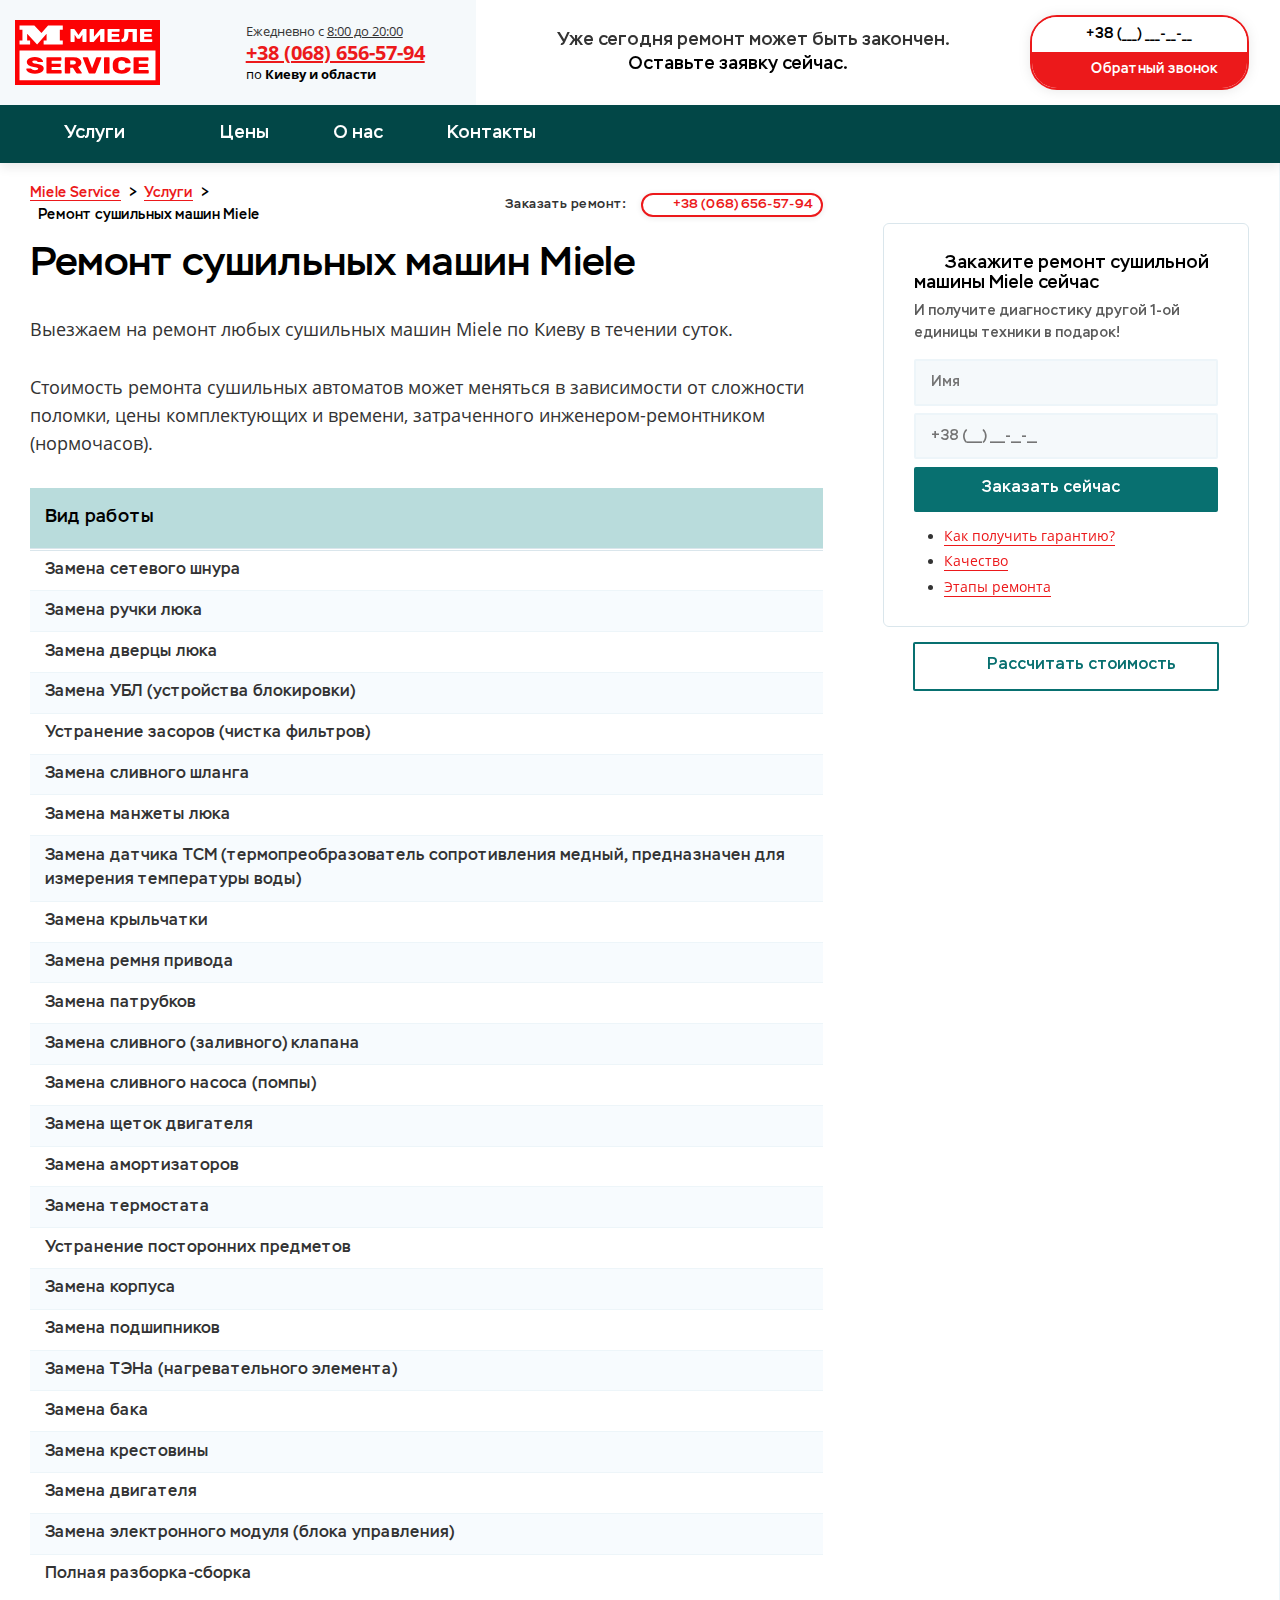
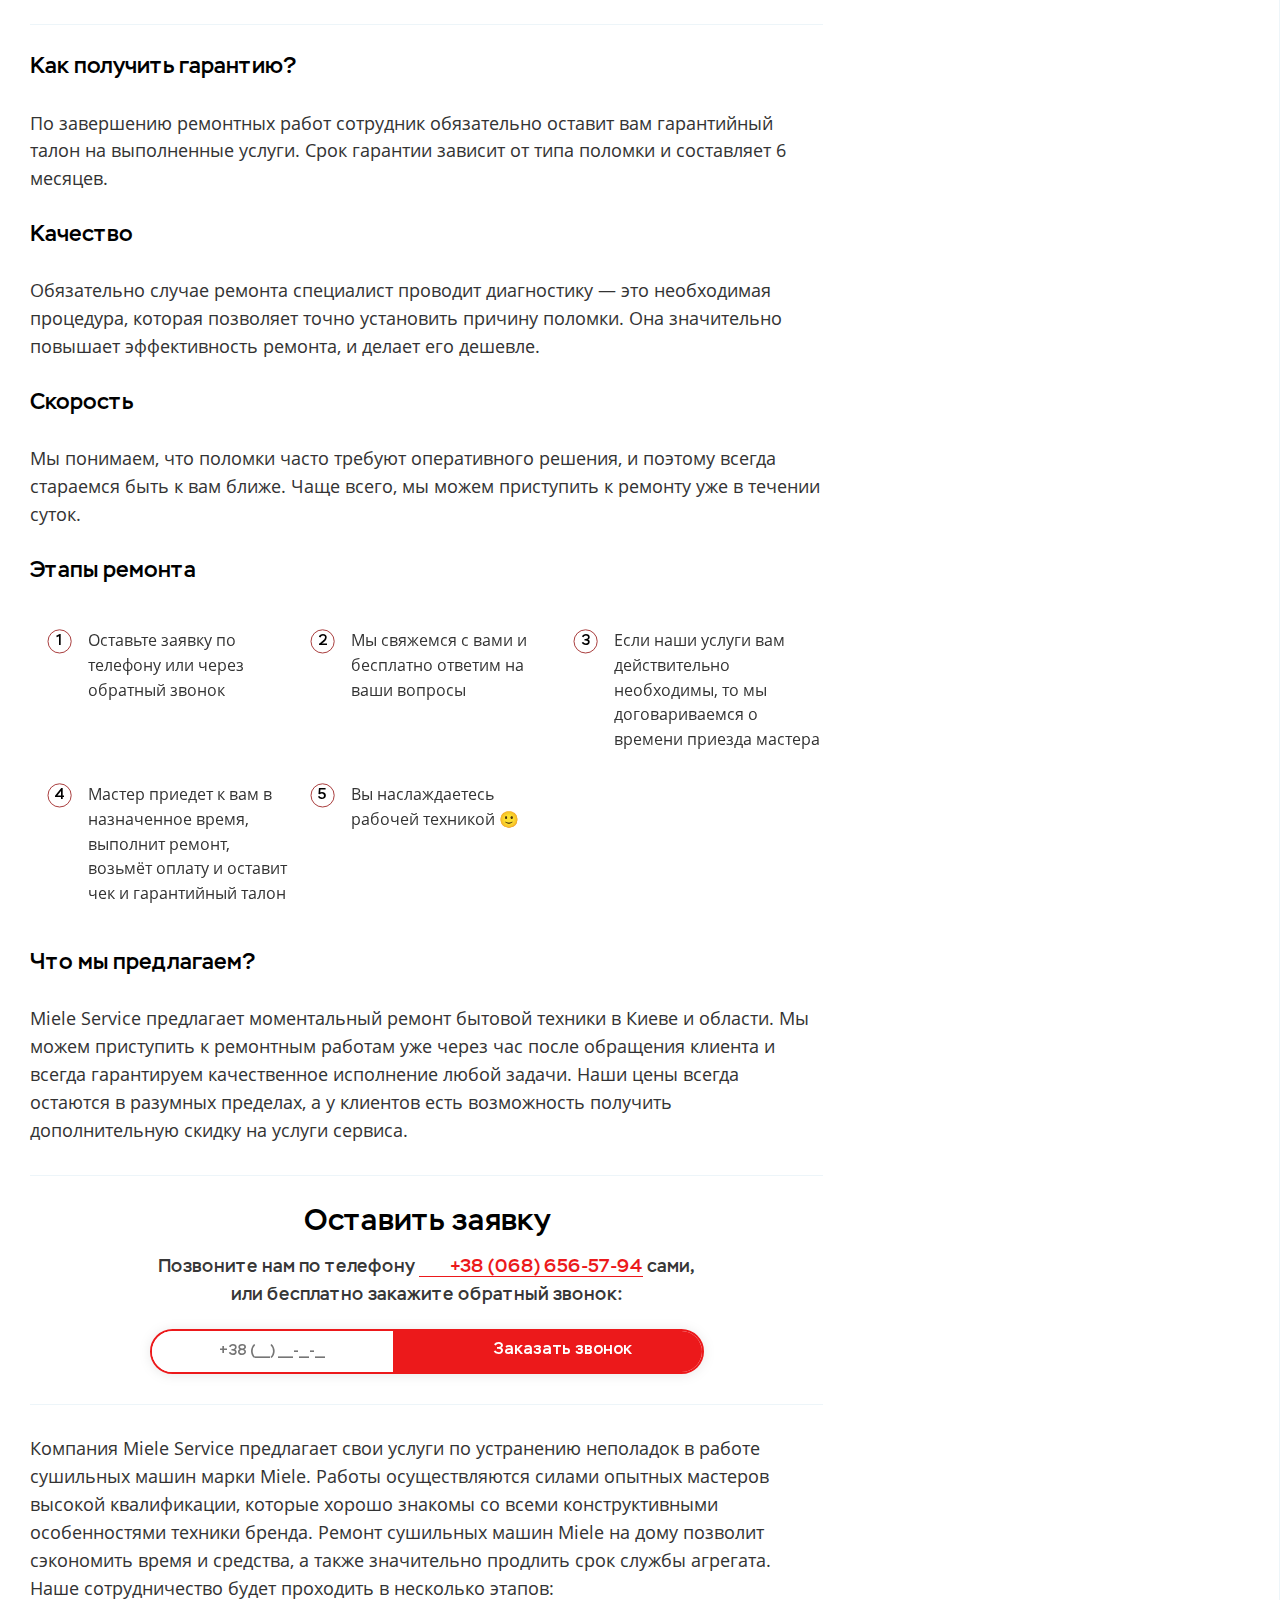
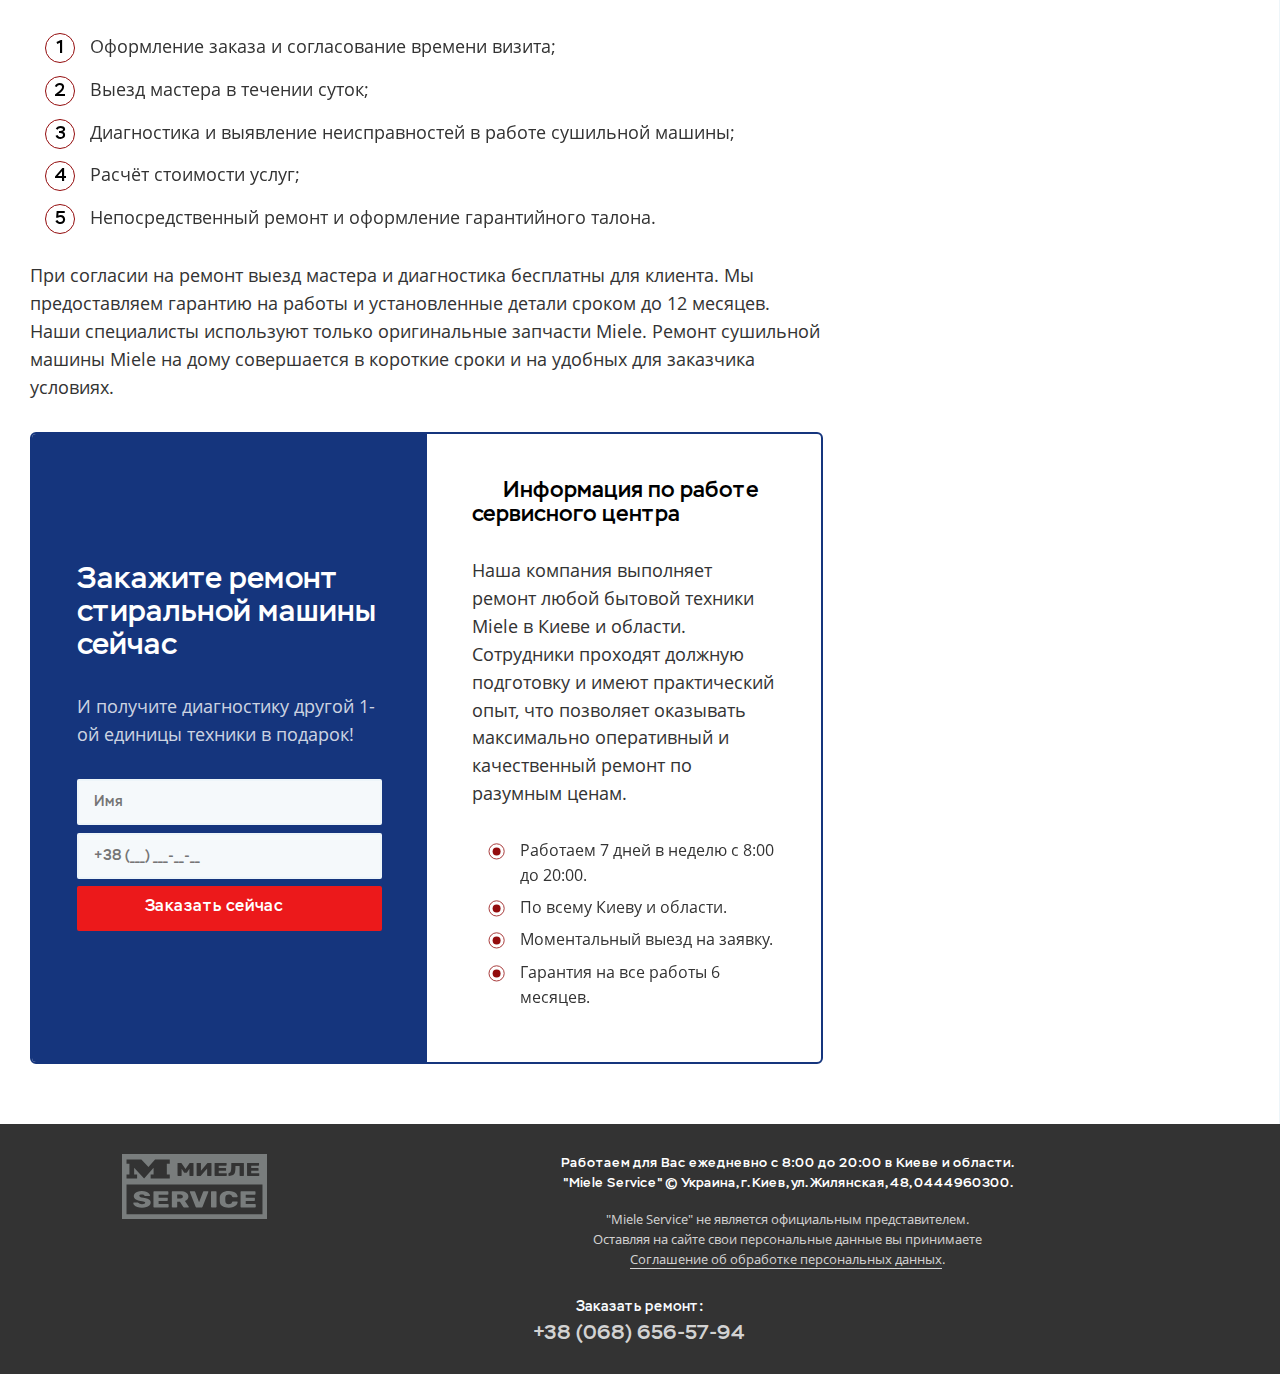
<file: services/remont-sushilnyh-mashin.html>
<!doctype html>
<html lang="ru-RU" prefix="og: http://ogp.me/ns# fb: http://ogp.me/ns/fb# article: http://ogp.me/ns/article#">
	<head>
		<!-- МЕТА -->
		<meta property="og:type" content="article">
		<meta charset="utf-8">
		<meta property="og:locale" content="ru_RU">
		<meta name="viewport" content="width=device-width, user-scalable=no, initial-scale=1.0, maximum-scale=1.0, minimum-scale=1.0">
		<meta http-equiv="X-UA-Compatible" content="ie=edge">
		<meta property="og:url" content="https://the.andrew.pp.ua/services/remont-sushilnyh-mashin">
		<title>Ремонт сушильных машин Miele | Miele Service — Ремонт техники Миле в Киеве и области</title>
		<meta property="og:title" content="Ремонт сушильных машин Miele">
		<meta property="twitter:title" content="Ремонт сушильных машин Miele">
		<meta property="og:site_name" content="Miele Service — Ремонт техники Миле в Киеве и области">
		<meta name="description" content="Миле-Сервис — это гарантия надёжности. Мы выполняем ремонт сушильных машин в Киеве на дому, и другой бытовой техники Miele.">
		<meta property="og:description" content="Миле-Сервис — это гарантия надёжности. Мы выполняем ремонт сушильных машин в Киеве на дому, и другой бытовой техники Miele.">
		<meta property="twitter:description" content="Миле-Сервис — это гарантия надёжности. Мы выполняем ремонт сушильных машин в Киеве на дому, и другой бытовой техники Miele.">
		<meta name="keywords" content="ремонт сушильных машин Miele, ремонт техники в Киеве и области, Миле Сервис">
		<!-- ГРАФИКА -->
		<meta name="fk:svg:icon" content="https://the.andrew.pp.ua/wp-content/themes/space-x/fk/assets/img-icon/icon">
		<link rel="image_src" href="../assets/miele/web/cover/cover.jpeg">
		<meta property="og:image" content="https://the.andrew.pp.ua/assets/miele/web/cover/cover.jpeg">
		<meta property="vk:image" content="https://the.andrew.pp.ua/assets/miele/web/cover/cover.jpeg">
		<meta property="twitter:image" content="https://the.andrew.pp.ua/assets/miele/web/cover/cover.jpeg">
		<meta property="og:image:width" content="600">
		<meta property="og:image:height" content="350">
		<meta name="twitter:card" content="summary_large_image">
		<meta name="twitter:image:alt" content="Ремонт сушильных машин Miele | Miele Service">
		<!-- FAVICON -->
		<link rel="shortcut icon" href="../assets/miele/web/favicon/favicon.ico">
		<link rel="shortcut icon" href="../assets/miele/web/favicon/favicon.png" type="image/png">
		<link rel="icon" type="image/png" href="../assets/miele/web/favicon/favicon-180x180.png">
		<link rel="apple-touch-icon" href="../assets/miele/web/favicon/favicon-180x180.png">
		<link rel="mask-icon" href="../assets/miele/web/favicon/favicon.svg" color="#149ce2">
		<!-- ПРИЛОЖЕНИЯ -->
		<link rel="manifest" href="../assets/miele/web/manifest.webmanifest">
		<meta name="theme-color" content="#ffffff">
		<!-- Chrome, Firefox OS, Opera -->
		<meta name="msapplication-tile-image" content="/assets/miele/web/favicon/favicon-150x150.png">
		<!-- Windows -->
		<meta name="msapplication-navbutton-color" content="#ffffff">
		<!-- Windows Phone -->
		<meta name="apple-mobile-web-app-status-bar-style" content="#ffffff">
		<!-- iOS Safari -->
		<script type="application/ld+json">
			{
			  "@context" : "http://schema.org",
			  "@type" : "Organization",
			
			  "name" : "Miele Service — Ремонт техники Миле в Киеве и области",
			  "url" : "https://the.andrew.pp.ua",
			  "logo" : "https://the.andrew.pp.ua/assets/miele/web/cover/cover.jpeg",
			  "telephone" : "+38 (068) 656-57-94",
			  "address": {
			      "@type": "PostalAddress",
			      "addressLocality": "Украина, г. Киев",
			      "streetAddress": "ул. Жилянская, 48",
			      "postalCode": "02000"
			    }
			}
		</script>
		<!-- ПОДДЕРЖКА HTML5 -->
		<!--[if lt IE 9]>
		<script>
			document.createElement("header");
			document.createElement("footer");
			document.createElement("section");
			document.createElement("aside");
			document.createElement("nav");
			document.createElement("article");
			document.createElement("hgroup");
			document.createElement("time");
		</script>
		<noscript>
			<strong>Внимание!</strong>
			Поскольку ваш браузер не поддерживает HTML5, некоторые элементы воспроизводятся с помощью JScript.
			Однако в вашем браузере скрипты отключены, пожалуйста, включите их, чтобы браузер смог отобразить данную страницу.
		</noscript>
		<![endif]-->
		<link rel="preload" href="/wp-content/themes/space-x/fk/assets/fonts/stem-medium/stem-medium-regular/stem-medium-regular.woff2" as="font" />
		<link rel="preload" href="/wp-content/themes/space-x/fk/assets/fonts/stem-medium/stem-medium-italic/stem-medium-italic.woff2" as="font" />
		<link rel="preload" href="/wp-content/themes/space-x/fk/assets/fonts/opensans/opensans-regular/opensans-regular.woff2" as="font" />
		<link rel="preload" href="/wp-content/themes/space-x/fk/assets/fonts/opensans/opensans-bold/opensans-bold.woff2" as="font" />
		<link rel="preload" href="/wp-content/themes/space-x/style.css" as="style" />
		<link rel="preload" href="/wp-content/themes/space-x/fk.js" as="script" />
		<script>
			let fkReadyCallback = fkReadyCallbackLock();
			
			function fkReadyCallbackLock () {
			    let funcs = [
			        function () {
			          console.log( "Ready callback is running!" );
			        },
			    ];
			
			    return function( callback ) {
			        if( callback ){
			            funcs.push(callback);
			        } else {
			            for( let i = 0; i < funcs.length; i++ ){
			                funcs[i]();
			            }
			        }
			    }
			}
		</script><!-- Global site tag (gtag.js) - Google Analytics -->
		<script async src="https://www.googletagmanager.com/gtag/js?id=UA-127965500-3"></script>
		<script>
			window.dataLayer = window.dataLayer || [];
			function gtag(){dataLayer.push(arguments);}
			gtag('js', new Date());
			
			gtag('config', 'UA-127965500-3', {'send_page_view': false});
		</script>
		<script>
			function initRingostat(){return;
			  if (typeof(ga) !== 'undefined') {
			    ga('gtag_UA_127965500_3.require','ringostat');
			    gtag('event', 'page_view');
			    (function (d,s,u,e,p) {
			      p=d.getElementsByTagName(s)[0],e=d.createElement(s),e.async=1,e.src=u,p.parentNode.insertBefore(e, p);
			    })(document, 'script', 'https://script.ringostat.com/v4/eb/ebf7dd389603dadf722629525e898f1ea2ddb849.js');
			  } else {
			    setTimeout(initRingostat,200);
			  }
			}
			initRingostat();
		</script><!-- Yandex.Metrika counter -->
		<script>   var yaParams = {ip_adress: "77.222.156.62"} </script>
		<script type="text/javascript" >
			(function (d, w, c) {
			  (w[c] = w[c] || []).push(function() {
			    try {
			      w.yaCounter51195980 = new Ya.Metrika2({
			        id:51195980,
			        params:window.yaParams,
			        triggerEvent:true,
			        clickmap:true,
			        trackLinks:true,
			        accurateTrackBounce:true,
			        webvisor:true,
			        ecommerce:"dataLayer"
			      });
			    } catch(e) { }
			  });
			
			  var n = d.getElementsByTagName("script")[0],
			    s = d.createElement("script"),
			    f = function () { n.parentNode.insertBefore(s, n); };
			  s.type = "text/javascript";
			  s.async = true;
			  s.src = "https://mc.yandex.ru/metrika/tag.js";
			
			  if (w.opera == "[object Opera]") {
			    d.addEventListener("DOMContentLoaded", f, false);
			  } else { f(); }
			})(document, window, "yandex_metrika_callbacks2");
		</script>
		<noscript>
			<div><img src="https://mc.yandex.ru/watch/51195980" style="position:absolute; left:-9999px;" alt="" /></div>
		</noscript>
		<!-- /Yandex.Metrika counter --><script>
			(function(w, d, s, h, id) {return;
			    w.roistatProjectId = id; w.roistatHost = h;
			    var p = d.location.protocol == "https:" ? "https://" : "http://";
			    var u = /^.*roistat_visit=[^;]+(.*)?$/.test(d.cookie) ? "/dist/module.js" : "/api/site/1.0/"+id+"/init";
			    var js = d.createElement(s); js.charset="UTF-8"; js.async = 1; js.src = p+h+u; var js2 = d.getElementsByTagName(s)[0]; js2.parentNode.insertBefore(js, js2);
			})(window, document, 'script', 'cloud.roistat.com', '84d1bf327e79eaac5a6ce365d1b5ec1e');
		</script>
		<link rel='stylesheet' id='tablepress-default-css'  href='/wp-content/plugins/tablepress/css/default.min.css?ver=1.12' type='text/css' media='all' />
		<link rel="canonical" href="remont-sushilnyh-mashin.html" />
		<link rel="alternate" type="application/json+oembed" href="/wp-json/oembed/1.0/embed?url=https%3A%2F%2Fthe.andrew.pp.ua%2Fservices%2Fremont-sushilnyh-mashin" />
		<link rel="alternate" type="text/xml+oembed" href="/wp-json/oembed/1.0/embed?url=https%3A%2F%2Fthe.andrew.pp.ua%2Fservices%2Fremont-sushilnyh-mashin&#038;format=xml" />
	</head>
	<body>
		<div id="fk-preload"></div>
		<style>#fk-preload{transition:opacity .5s}#fk-preload div{position:fixed;top:0;bottom:0;left:0;right:0;z-index:99999999999;background-color:#fff}#fk-preload img{position:fixed;top:50%;left:50%;transform:translate(-50%,-50%);width:250px}</style>
		<script>
			var fkPreload = document.getElementById("fk-preload");
			var div = document.createElement( "div" );
			fkPreload.append( div );
			
			window.addEventListener('DOMContentLoaded', function(){
			    setTimeout( function(){
			        fkPreload.style.opacity = "0";
			    }, 150);
			} );
			
			fkPreload.addEventListener("transitionend", function(){
			    fkPreload.remove();
			});
		</script>
		<header class="layout-header ">
			<div class="layout-header__container">
				<div class="layout-header__grid fk-grid-3 fk-grid-md-5 fk-grid-sm-2 fk-grid-xs-1 fk-grid-mr-1 fk-grid_padding">
					<div class="layout-header-logo col-md-2 layout-header-logo_bg-light fk-center-y">
						<div class="fk-grid fk-grid_flexible">
							<div class="logo fk-center-y">
								<a href="/" title="Сервисный центр по ремонту бытовой техники Miele Service"><img src="../assets/miele/logo.svg" alt="Логотип Miele Service"></a>
							</div>
							<div class="fk-center-y">
								<div class="layout-header-group tel">
									<div class="layout-header-group__text">Ежедневно с <u>8:00 до 20:00</u> <b class="text-xs"><br>в Киеве и области.</b></div>
									<a class="layout-header-group__title call_phone_miele" href="tel:+38 (068) 656-57-94">+38 (068) 656-57-94</a>
									<div class="layout-header-group__subtitle">по <b>Киеву и области</b></div>
								</div>
							</div>
						</div>
					</div>
					<div class="layout-header-slogan col-md-2 fk-center-y">
						<div>
							<div>Уже сегодня ремонт может быть закончен.</div>
							<div id="layout-header-slogan-link" class="link">Оставьте заявку сейчас. <i class="fk-icon-stroke-right fk-icon-dark-darken" fk-icon="lonicons/md/arrow-forward"></i></div>
							<a class="phone-xs call_phone_miele" href="tel:+38 (068) 656-57-94">
							<i class="fk-icon-stroke-left fk-icon-color-cta" fk-icon="lonicons/md/call"></i>
							+38 (068) 656-57-94              </a>
						</div>
						<script>
							window.addEventListener('DOMContentLoaded', function(){
							    document.getElementById("layout-header-slogan-link").addEventListener( "click", function () {
							        document.getElementById("layout-header-input-tel").focus();
							    } );
							} );
						</script>
					</div>
					<div class="col-sm-2 fk-center-y">
						<form action="https://the.andrew.pp.ua/order.php" method="post" class="callback callback_md callback_center">
							<input id="layout-header-input-tel" type="tel" placeholder="+38 (___) ___-__-__" name="field-phone" required>
							<button class="fk-btn-cta">
							<i class="fk-icon-stroke-left" fk-icon="lonicons/md/call"></i>
							Обратный звонок    </button>
							<input type="hidden" name="sx-post-auto-send" value="true">
							<input type="hidden" name="sx-post-order-type" value="callback">
						</form>
						<script>
							window.addEventListener('DOMContentLoaded', function(){
							    var html = document.documentElement;
							    var body = document.body;
							    var scrollTop = html.scrollTop || body && body.scrollTop || 0;
							    scrollTop -= html.clientTop;
							
							    if( scrollTop <= 21 )
							        document.getElementById("layout-header-input-tel").focus();
							} );
						</script>
					</div>
				</div>
			</div>
		</header>
		<section class="nav-header fk-bg-color-prim-darken fk-shadow-box">
			<div class="fk-container-lg">
				<div class="nav-header__grid fk-grid-5 fk-grid-xs-2 fk-grid-mr-2">
					<nav class="col-4 fk-center-y">
						<ul class="fk-navs fk-navs-media fk-navs_inverse fk-navs_fz-mg" id="">
							<li class=' sub-menu'>
								<a href='/services.html' rel='' title='Услуги'>Услуги</a>
								<ul>
									<li class=' '><a href='/services/remont-stiralnyh-mashin.html' rel='' title='Ремонт стиральных машин Miele'><span>Ремонт стиральных машин Miele</span></a></li>
									<li class=' '><a href='/services/remont-holodilnikov.html' rel='' title='Ремонт холодильников Miele'><span>Ремонт холодильников Miele</span></a></li>
									<li class=' '><a href='/services/remont-kofemashin.html' rel='' title='Ремонт кофемашин Miele'><span>Ремонт кофемашин Miele</span></a></li>
									<li class=' '><a href='/services/remont-posudomoechnyh-mashin.html' rel='' title='Ремонт посудомоечных машин Miele'><span>Ремонт посудомоечных машин Miele</span></a></li>
									<li class=' '><a href='/services/remont-mikrovolnovyh-pechej.html' rel='' title='Ремонт микроволновых печей Miele'><span>Ремонт микроволновых печей Miele</span></a></li>
									<li class=' '><a href='/services/remont-varochnyh-panelej.html' rel='' title='Ремонт варочных панелей Miele'><span>Ремонт варочных панелей Miele</span></a></li>
									<li class=' '><a href='/services/remont-duhovyh-shkafov.html' rel='' title='Ремонт духовых шкафов Miele'><span>Ремонт духовых шкафов Miele</span></a></li>
									<li class=' '><a href='/services/remont-vytyazhnyh-shkafov.html' rel='' title='Ремонт вытяжных шкафов Miele'><span>Ремонт вытяжных шкафов Miele</span></a></li>
									<li class=' '><a href='/services/remont-sushilnyh-mashin.html' rel='' title='Ремонт сушильных машин Miele'><span>Ремонт сушильных машин Miele</span></a></li>
								</ul>
							</li>
							<li class=' '><a href='/more/prices.html' rel='' title='Цены'>Цены</a></li>
							<li class=' '><a href='/more/about.html' rel='nofollow' title='О нас'>О нас</a></li>
							<li class=' '><a href='/contacts.html' rel='nofollow' title='Контакты'>Контакты</a></li>
						</ul>
					</nav>
					<div class="nav-header__call fk-text-inverse-h">
						<a class="fk-btn-cta fk-btn-sm call_phone_miele" href="tel:+38 (068) 656-57-94">
						<i class="fk-icon-stroke-left" fk-icon="lonicons/md/call"></i>
						+38 (068) 656-57-94              </a>
					</div>
				</div>
			</div>
		</section>
		<script>
			fkReadyCallback( function () {
			    fk.navs( {
			        "navs" : "fk-navs-media",
			        "icon" : "<i class='fk-icon-stroke-right fk-icon-sm' fk-icon='fill/arrow-down'></i>"
			    } );
			
			    fk.sticky( "nav-header" );
			} );
		</script>
		<section class="template-service">
			<div class="fk-grid-3 fk-grid-sm-1 fk-grid-xs-1 fk-grid-mr-1">
				<div class="template-service__content col-2">
					<section class="breadcrumbs ">
						<div class="breadcrumbs__grid fk-grid fk-grid_flexible">
							<div class="breadcrumbs__crumbs" itemscope itemtype="https://schema.org/BreadcrumbList">
								<!-- Breadcrumb NavXT 6.4.0 -->
								<span itemprop="itemListElement" itemscope itemtype="https://schema.org/ListItem" typeof="ListItem">
									<a itemprop="item" typeof="WebPage" title="Ремонт бытовой техники Miele Service" href="/" class="home" ><span itemprop="name">Miele Service</span></a>
									<meta itemprop="position" content="1">
								</span>
								&gt; 
								<span itemprop="itemListElement" itemscope itemtype="https://schema.org/ListItem" typeof="ListItem">
									<a itemprop="item" typeof="WebPage" title="Услуги" href="../services.html" class="post post-services-archive" >
									<span itemprop="name">Услуги</span>
									</a>
									<meta itemprop="position" content="2">
								</span>
								&gt; 
								<span class="post post-services current-item" itemprop="itemListElement" itemscope="" itemtype="https://schema.org/ListItem" typeof="ListItem">
									<span itemprop="name">Ремонт сушильных машин Miele</span>
									<meta itemprop="position" content="3">
								</span>
							</div>
							<div class="breadcrumbs__call">
								<span>Заказать ремонт: </span>
								<a class="call_phone_miele" href='tel:+38 (068) 656-57-94'><i class='fk-icon-stroke-left fk-icon-color-cta' fk-icon='lonicons/md/call'></i> +38 (068) 656-57-94</a>
							</div>
						</div>
					</section>
					<section class="article">
						<header>
							<h1>Ремонт сушильных машин Miele</h1>
							<p>Выезжаем на ремонт любых сушильных машин Miele по Киеву в течении суток.</p>
							<p>Стоимость ремонта сушильных автоматов может меняться в зависимости от сложности поломки, цены комплектующих и времени, затраченного инженером-ремонтником (нормочасов).</p>
						</header>
						
						<section class="prices ">
							<div class="prices__table">
								<table>
									<thead>
										<tr>
											<td>Вид работы</td>
										</tr>
									</thead>
									<tbody>
										<tr>
											<td>Замена сетевого шнура</td>
										</tr>
										<tr>
											<td>Замена ручки люка</td>
										</tr>
										<tr>
											<td>Замена дверцы люка</td>
										</tr>
										<tr>
											<td>Замена УБЛ (устройства блокировки)</td>
										</tr>
										<tr>
											<td>Устранение засоров (чистка фильтров)</td>
										</tr>
										<tr>
											<td>Замена сливного шланга</td>
										</tr>
										<tr>
											<td>Замена манжеты люка</td>
										</tr>
										<tr>
											<td>Замена датчика ТСМ (термопреобразователь сопротивления медный, предназначен для измерения температуры воды)</td>
										</tr>
										<tr>
											<td>Замена крыльчатки</td>
										</tr>
										<tr>
											<td>Замена ремня привода</td>
										</tr>
										<tr>
											<td>Замена патрубков</td>
										</tr>
										<tr>
											<td>Замена сливного (заливного) клапана</td>
										</tr>
										<tr>
											<td>Замена сливного насоса (помпы)</td>
										</tr>
										<tr>
											<td>Замена щеток двигателя</td>
										</tr>
										<tr>
											<td>Замена амортизаторов</td>
										</tr>
										<tr>
											<td>Замена термостата</td>
										</tr>
										<tr>
											<td>Устранение посторонних предметов</td>
										</tr>
										<tr>
											<td>Замена корпуса</td>
										</tr>
										<tr>
											<td>Замена подшипников</td>
										</tr>
										<tr>
											<td>Замена ТЭНа (нагревательного элемента)</td>
										</tr>
										<tr>
											<td>Замена бака</td>
										</tr>
										<tr>
											<td>Замена крестовины</td>
										</tr>
										<tr>
											<td>Замена двигателя</td>
										</tr>
										<tr>
											<td>Замена электронного модуля (блока управления)</td>
										</tr>
										<tr>
											<td>Полная разборка-сборка</td>
										</tr>
									</tbody>
								</table>
							</div>
						</section>
						<div class="fk-divider mt-md mb-md"></div>
						<section class="section-faq ">
							<h3 id='how-to-get-guarantee'>Как получить гарантию?</h3>
							<p>По завершению ремонтных работ сотрудник обязательно оставит вам гарантийный талон на выполненные услуги. Срок гарантии зависит от типа поломки и составляет 6 месяцев.</p>
							<h3 id='how-to-get-discount'>Качество</h3>
							<p>Обязательно случае ремонта специалист проводит диагностику — это необходимая процедура, которая позволяет точно установить причину поломки. Она значительно повышает эффективность ремонта, и делает его дешевле.</p>
							<h3 id='our-speed'>Скорость</h3>
							<p>Мы понимаем, что поломки часто требуют оперативного решения, и поэтому всегда стараемся быть к вам ближе. Чаще всего, мы можем приступить к ремонту уже в течении суток.</p>
							<h3 id='steps-of-work'>Этапы ремонта</h3>
							<ol>
								<li>Оставьте заявку по телефону или через обратный звонок</li>
								<li>Мы свяжемся с вами и бесплатно ответим на ваши вопросы</li>
								<li>Если наши услуги вам действительно необходимы, то мы договариваемся о времени приезда мастера</li>
								<li>Мастер приедет к вам в назначенное время, выполнит ремонт, возьмёт оплату и оставит чек и гарантийный талон</li>
								<li>Вы наслаждаетесь рабочей техникой 🙂</li>
							</ol>
							<h3 id='what-do-we-offer'>Что мы предлагаем?</h3>
							<p>Miele Service предлагает моментальный ремонт бытовой техники в Киеве и области. Мы можем приступить к ремонтным работам уже через час после обращения клиента и всегда гарантируем качественное исполнение любой задачи. Наши цены всегда остаются в разумных пределах, а у клиентов есть возможность получить дополнительную скидку на услуги сервиса.</p>
						</section>
						<script>
							fkReadyCallback(function () {
							    var ol = document.querySelectorAll( ".section-faq ol" );
							    _.each(ol, function (item) {
							        item.classList.add( "divided-3", "sx-list-ol", "sx-list-lg" );
							    });
							});
						</script>
						<section class="order-box ">
							<h2 class='title'>Оставить заявку</h2>
							<p class='subtitle'>Позвоните нам по телефону <a class='call_phone_miele' href='tel:+38 (068) 656-57-94'><i class='fk-icon-stroke-left fk-icon-color-cta' fk-icon='lonicons/md/call'></i> +38 (068) 656-57-94</a> сами, <br>или бесплатно закажите обратный звонок:</p>
							<div class="order-box__callback">
								<form action="https://the.andrew.pp.ua/order.php" method="post" class="callback callback_center">
									<input id="" type="tel" placeholder="+38 (___) ___-__-__" name="field-phone" required>
									<button class="fk-btn-cta">
									<i class="fk-icon-stroke-left" fk-icon="lonicons/md/call"></i>
									Заказать звонок    </button>
									<input type="hidden" name="sx-post-auto-send" value="true">
									<input type="hidden" name="sx-post-order-type" value="callback">
								</form>
							</div>
						</section>
						<article class='content'>
							<p>Компания Miele Service предлагает свои услуги по устранению неполадок в работе сушильных машин марки Miele. Работы осуществляются силами опытных мастеров высокой квалификации, которые хорошо знакомы со всеми конструктивными особенностями техники бренда. Ремонт сушильных машин Miele на дому позволит сэкономить время и средства, а также значительно продлить срок службы агрегата. Наше сотрудничество будет проходить в несколько этапов:</p>
							<ol>
								<li>Оформление заказа и согласование времени визита;</li>
								<li>Выезд мастера в течении суток;</li>
								<li>Диагностика и выявление неисправностей в работе сушильной машины;</li>
								<li>Расчёт стоимости услуг;</li>
								<li>Непосредственный ремонт и оформление гарантийного талона.</li>
							</ol>
							<p>При согласии на ремонт выезд мастера и диагностика бесплатны для клиента. Мы предоставляем гарантию на работы и установленные детали сроком до 12 месяцев. Наши специалисты используют только оригинальные запчасти Miele. Ремонт сушильной машины Miele на дому совершается в короткие сроки и на удобных для заказчика условиях.</p>
						</article>
						<section class="form-double">
							<div class="form-double__grid fk-grid-2 fk-grid-xs-1 fk-grid-mr-1">
								<div class="form-double__form fk-center-y">
									<div>
										<header>
											<h2 class="fk-text-inverse-h">Закажите ремонт стиральной машины сейчас</h2>
											<p class="fk-text-inverse-p">И получите диагностику другой 1-ой единицы техники в подарок!</p>
										</header>
										<form action="https://the.andrew.pp.ua/order.php" method="post" class="form">
											<input type="text" placeholder="Имя" name="field-name">
											<input type="tel" placeholder="+38 (___) ___-__-__" name="field-phone" required>
											<div class="fk-btn-box fk-btn-box_extend">
												<button class="fk-btn-cta">Заказать сейчас <i class="fk-icon-stroke-right" fk-icon="lonicons/md/arrow-forward"></i></button>
											</div>
											<input type="hidden" name="sx-post-auto-send" value="true">
											<input type="hidden" name="sx-post-order-type" value="request">
										</form>
									</div>
								</div>
								<div class="form-double__content">
									<h3><i class="fk-icon-stroke-left fk-icon-color-cta-darken" fk-icon="lonicons/md/information-circle-outline"></i>Информация по работе сервисного центра</h3>
									<p>Наша компания выполняет ремонт любой бытовой техники Miele в Киеве и области. Сотрудники проходят должную подготовку и имеют практический опыт, что позволяет оказывать максимально оперативный и качественный ремонт по разумным ценам.</p>
									<ul class="sx-list-ul sx-list-lg">
										<li>Работаем 7 дней в неделю с 8:00 до 20:00.</li>
										<li>По всему Киеву и области.</li>
										<li>Моментальный выезд на заявку.</li>
										<li>Гарантия на все работы 6 месяцев.</li>
									</ul>
								</div>
							</div>
						</section>
					</section>
				</div>
				<aside class="template-service__aside md-after-display">
					<div class="fk-js-sticky-box" data-additional-elem="">
						<section class="form-aside ">
							<div class="form-aside__frame">
								<header>
									<h4 class="title"><i class="fk-icon-stroke-left fk-icon-color-cta-darken" fk-icon="lonicons/md/flame"></i> Закажите ремонт сушильной машины Miele сейчас</h4>
									<p>И получите диагностику другой 1-ой единицы техники в подарок!</p>
								</header>
								<form class="form" action="https://the.andrew.pp.ua/order.php" method="post">
									<input type="text" placeholder="Имя" name="field-name">
									<input type="tel" placeholder="+38 (___) ___-__-__" name="field-phone" required>
									<div class="fk-btn-box fk-btn-box_extend">
										<button class="fk-btn-prim">Заказать сейчас <i class="fk-icon-stroke-right" fk-icon="lonicons/md/arrow-forward"></i></button>
									</div>
									<input type="hidden" name="sx-post-auto-send" value="true">
									<input type="hidden" name="sx-post-order-type" value="callback">
								</form>
								<ul>
									<li><a href='remont-sushilnyh-mashin.html#how-to-get-guarantee'>Как получить гарантию?</a></li>
									<li><a href='remont-sushilnyh-mashin.html#how-to-get-discount'>Качество</a></li>
									<li><a href='remont-sushilnyh-mashin.html#steps-of-work'>Этапы ремонта</a></li>
								</ul>
							</div>
							<div class="form-aside__btns fk-btn-box fk-btn-box_extend">
								<a href="/order.php" class="fk-btn-prim-linear"><i class="fk-icon-stroke-left" fk-icon="lonicons/md/calculator"></i>Рассчитать стоимость</a>
							</div>
						</section>
					</div>
				</aside>
			</div>
		</section>
		<link rel="stylesheet" href="/wp-content/themes/space-x/style.css">
		<section id="section-cookies" class="section-cookies hidden">
			<span>Чтобы сайт был удобней, мы используем Сookies.</span>
			<button id="section-cookies-button" class="fk-btn-prim-linear fk-btn-sm">Спасибо!</button>
		</section>
		<script>
			fkReadyCallback( function () {
			    var cookies = document.getElementById("section-cookies"),
			        button = document.getElementById("section-cookies-button");
			
			    // Отключаем уведомление
			    button.addEventListener("click", function () {
			        cookies.classList.add( "disabled" );
			        setCookie( "cookies-agree", "agree", 2021 );
			    });
			
			    // Скрываем уведомление в верхней части экрана
			    window.addEventListener('scroll', function(){
			        var html = document.documentElement;
			        var body = document.body;
			        var scrollTop = html.scrollTop || body && body.scrollTop || 0;
			        scrollTop -= html.clientTop;
			
			        ( scrollTop > 350 ) ?
			            cookies.classList.remove( "hidden" ) :
			            cookies.classList.add( "hidden" );
			    } );
			} );
			
			function setCookie( name, value, exp_y, exp_m, exp_d, path, domain, secure ){
			    var cookie_string = name + "=" + escape ( value );
			    if ( exp_y ) {
			        var expires = new Date ( exp_y, exp_m, exp_d );
			        cookie_string += "; expires=" + expires.toGMTString();
			    }
			    if ( path )
			        cookie_string += "; path=" + escape ( path );
			    if ( domain )
			        cookie_string += "; domain=" + escape ( domain );
			    if ( secure )
			        cookie_string += "; secure";
			    document.cookie = cookie_string;
			}
		</script>
		<div class="fk-modal fk-container-xs" data-modal-target="read-later">
			<section class="fk-section fk-section_sm br-box">
				<div class="pl-sm pr-sm">
					<header class="fk-section__title">
						<h3>Отложите статью на потом, если нет времени читать.</h3>
						<p class="fk-font-subtitle mb-xs">
							Для этого просто скопируйте ссылку ниже и сохраните в удобное место:
						</p>
						<div class="fk-grid-3 fk-grid-mr-1 fk-grid_padding">
							<div class="col-2" style="margin-bottom:15px!important;">
								<input id="read-later-link" type="text" readonly>
							</div>
							<button id="read-later-copy" class="fk-btn-prim">Скопировать</button>
						</div>
					</header>
				</div>
			</section>
		</div>
		<script>
			fkReadyCallback(function () {
			    var link = document.getElementById("read-later-link"),
			        copy = document.getElementById("read-later-copy");
			    link.value = window.location.origin + window.location.pathname;
			    copy.addEventListener("click", function () {
			        sxCopyToClipboard(link);
			        copy.innerHTML = "Скопировано!";
			        copy.classList.remove("fk-btn-prim");
			        copy.classList.add("fk-btn-default");
			        setTimeout(function () {
			            copy.innerHTML = "Скопировать";
			            copy.classList.remove("fk-btn-default");
			            copy.classList.add("fk-btn-prim");
			            fk.modal.toggle();
			        }, 2000);
			    });
			});
			
			function sxCopyToClipboard(elem) {
			    // create hidden text element, if it doesn't already exist
			    var targetId = "_hiddenCopyText_";
			    var isInput = elem.tagName === "INPUT" || elem.tagName === "TEXTAREA";
			    var origSelectionStart, origSelectionEnd;
			    if (isInput) {
			        // can just use the original source element for the selection and copy
			        target = elem;
			        origSelectionStart = elem.selectionStart;
			        origSelectionEnd = elem.selectionEnd;
			    } else {
			        // must use a temporary form element for the selection and copy
			        target = document.getElementById(targetId);
			        if (!target) {
			            var target = document.createElement("textarea");
			            target.style.position = "absolute";
			            target.style.left = "-9999px";
			            target.style.top = "0";
			            target.id = targetId;
			            document.body.appendChild(target);
			        }
			        target.textContent = elem.textContent;
			    }
			    // select the content
			    var currentFocus = document.activeElement;
			    target.focus();
			    target.setSelectionRange(0, target.value.length);
			
			    // copy the selection
			    var succeed;
			    try {
			        succeed = document.execCommand("copy");
			    } catch(e) {
			        succeed = false;
			    }
			    // restore original focus
			    if (currentFocus && typeof currentFocus.focus === "function") {
			        currentFocus.focus();
			    }
			
			    if (isInput) {
			        // restore prior selection
			        elem.setSelectionRange(origSelectionStart, origSelectionEnd);
			    } else {
			        // clear temporary content
			        target.textContent = "";
			    }
			    return succeed;
			}
		</script>
		<footer class="layout-footer fk-bg-dark">
			<div class="fk-container-lg">
				<div class="fk-grid-5 fk-grid-md-4 fk-grid-sm-4 fk-grid-xs-4 fk-grid-mr-1 fk-grid_padding">
					<div class="layout-footer__logo lg-before-text-center">
						<a href="/" title="Сервисный центр по ремонту бытовой техники Miele Service"><img src="../assets/miele/logo-inverse.svg" alt="Логотип Miele Service"></a>
					</div>
					<div class="layout-footer__call col-3 col-3 col-md-3 col-sm-3 col-xs-3">
						<p class="fk-ff-title fk-text-inverse-h">
							Работаем для Вас ежедневно с 8:00 до 20:00 в Киеве и области. <br class="sm-after-display">
							"Miele Service" © Украина, г. Киев, ул. Жилянская, 48, 0444960300.
						</p>
						<p class="fk-text-inverse-p">
							"Miele Service" не является официальным представителем. <br>
							Оставляя на сайте свои персональные данные вы принимаете <br class="sm-after-display"><a href="/more/legal" rel="nofollow">Соглашение об обработке персональных данных</a>.
						</p>
					</div>
					<div class="layout-footer__contacts fk-text-inverse text-right lg-before-text-center col-md-4 col-sm-4 col-xs-4">
						<h4>Заказать ремонт:</h4>
						<a class='call_phone_miele' href='tel:+38 (068) 656-57-94'>+38 (068) 656-57-94</a>      
					</div>
				</div>
			</div>
		</footer>
		<script>
    !function(e){"function"==typeof define&&define.amd?define("inputmask.dependencyLib",e):"object"==typeof exports?module.exports=e():e()}(function(){function e(e,t){for(var n=0,i=e.length;n<i;n++)if(e[n]===t)return n;return-1}function t(e){return null==e?e+"":"object"==typeof e||"function"==typeof e?a[a.toString.call(e)]||"object":typeof e}function n(e){return null!=e&&e===e.window}function i(e){var i="length"in e&&e.length,o=t(e);return"function"!==o&&!n(e)&&(!(1!==e.nodeType||!i)||("array"===o||0===i||"number"==typeof i&&i>0&&i-1 in e))}function o(e){return e instanceof Element}function r(e){return e instanceof r?e:this instanceof r?void(void 0!==e&&null!==e&&e!==window&&(this[0]=e.nodeName?e:void 0!==e[0]&&e[0].nodeName?e[0]:document.querySelector(e),void 0!==this[0]&&null!==this[0]&&(this[0].eventRegistry=this[0].eventRegistry||{}))):new r(e)}for(var a={},l="Boolean Number String Function Array Date RegExp Object Error".split(" "),s=0;s<l.length;s++)a["[object "+l[s]+"]"]=l[s].toLowerCase();return r.prototype={on:function(e,t){function n(e,n){r.addEventListener?r.addEventListener(e,t,!1):r.attachEvent&&r.attachEvent("on"+e,t),i[e]=i[e]||{},i[e][n]=i[e][n]||[],i[e][n].push(t)}if(o(this[0]))for(var i=this[0].eventRegistry,r=this[0],a=e.split(" "),l=0;l<a.length;l++){var s=a[l].split("."),f=s[0],c=s[1]||"global";n(f,c)}return this},off:function(e,t){function n(e,t,n){if(e in r==!0)if(a.removeEventListener?a.removeEventListener(e,n,!1):a.detachEvent&&a.detachEvent("on"+e,n),"global"===t)for(var i in r[e])r[e][i].splice(r[e][i].indexOf(n),1);else r[e][t].splice(r[e][t].indexOf(n),1)}function i(e,n){var i,o,a=[];if(e.length>0)if(void 0===t)for(i=0,o=r[e][n].length;i<o;i++)a.push({ev:e,namespace:n&&n.length>0?n:"global",handler:r[e][n][i]});else a.push({ev:e,namespace:n&&n.length>0?n:"global",handler:t});else if(n.length>0)for(var l in r)for(var s in r[l])if(s===n)if(void 0===t)for(i=0,o=r[l][s].length;i<o;i++)a.push({ev:l,namespace:s,handler:r[l][s][i]});else a.push({ev:l,namespace:s,handler:t});return a}if(o(this[0]))for(var r=this[0].eventRegistry,a=this[0],l=e.split(" "),s=0;s<l.length;s++)for(var f=l[s].split("."),c=i(f[0],f[1]),u=0,v=c.length;u<v;u++)n(c[u].ev,c[u].namespace,c[u].handler);return this},trigger:function(e){if(o(this[0]))for(var t=this[0].eventRegistry,n=this[0],i="string"==typeof e?e.split(" "):[e.type],a=0;a<i.length;a++){var l=i[a].split("."),s=l[0],f=l[1]||"global";if(void 0!==document&&"global"===f){var c,u,v={bubbles:!1,cancelable:!0,detail:Array.prototype.slice.call(arguments,1)};if(document.createEvent){try{c=new CustomEvent(s,v)}catch(e){c=document.createEvent("CustomEvent"),c.initCustomEvent(s,v.bubbles,v.cancelable,v.detail)}e.type&&r.extend(c,e),n.dispatchEvent(c)}else c=document.createEventObject(),c.eventType=s,e.type&&r.extend(c,e),n.fireEvent("on"+c.eventType,c)}else if(void 0!==t[s])if(arguments[0]=arguments[0].type?arguments[0]:r.Event(arguments[0]),"global"===f)for(var p in t[s])for(u=0;u<t[s][p].length;u++)t[s][p][u].apply(n,arguments);else for(u=0;u<t[s][f].length;u++)t[s][f][u].apply(n,arguments)}return this},position:function(){if(o(this[0]))return{top:this[0].offsetTop,left:this[0].offsetLeft}}},r.isFunction=function(e){return"function"===t(e)},r.noop=function(){},r.isArray=Array.isArray,r.inArray=function(t,n,i){return null==n?-1:e(n,t,i)},r.valHooks=void 0,r.isPlainObject=function(e){return"object"===t(e)&&!e.nodeType&&!n(e)&&!(e.constructor&&!a.hasOwnProperty.call(e.constructor.prototype,"isPrototypeOf"))},r.extend=function(){var e,t,n,i,o,a,l=arguments[0]||{},s=1,f=arguments.length,c=!1;for("boolean"==typeof l&&(c=l,l=arguments[s]||{},s++),"object"==typeof l||r.isFunction(l)||(l={}),s===f&&(l=this,s--);s<f;s++)if(null!=(e=arguments[s]))for(t in e)n=l[t],i=e[t],l!==i&&(c&&i&&(r.isPlainObject(i)||(o=r.isArray(i)))?(o?(o=!1,a=n&&r.isArray(n)?n:[]):a=n&&r.isPlainObject(n)?n:{},l[t]=r.extend(c,a,i)):void 0!==i&&(l[t]=i));return l},r.each=function(e,t){var n,o=0;if(i(e))for(var r=e.length;o<r&&(n=t.call(e[o],o,e[o]),n!==!1);o++);else for(o in e)if(n=t.call(e[o],o,e[o]),n===!1)break;return e},r.map=function(e,t){var n,o=0,r=e.length,a=i(e),l=[];if(a)for(;o<r;o++)n=t(e[o],o),null!=n&&l.push(n);else for(o in e)n=t(e[o],o),null!=n&&l.push(n);return[].concat(l)},r.data=function(e,t,n){return void 0===n?e.__data?e.__data[t]:null:(e.__data=e.__data||{},void(e.__data[t]=n))},r.Event=function(e,t){t=t||{bubbles:!1,cancelable:!1,detail:void 0};var n=document.createEvent("CustomEvent");return n.initCustomEvent(e,t.bubbles,t.cancelable,t.detail),n},r.Event.prototype=window.Event.prototype,window.dependencyLib=r,r});
    !function(e){"function"==typeof define&&define.amd?define("inputmask",["inputmask.dependencyLib"],e):"object"==typeof exports?module.exports=e(require("./inputmask.dependencyLib")):e(window.dependencyLib||jQuery)}(function(e){function t(i,a){return this instanceof t?(e.isPlainObject(i)?a=i:(a=a||{},a.alias=i),this.el=void 0,this.opts=e.extend(!0,{},this.defaults,a),this.maskset=void 0,this.noMasksCache=a&&void 0!==a.definitions,this.userOptions=a||{},this.events={},this.dataAttribute="data-inputmask",this.isRTL=this.opts.numericInput,void n(this.opts.alias,a,this.opts)):new t(i,a)}function n(t,i,a){var o=a.aliases[t];return o?(o.alias&&n(o.alias,void 0,a),e.extend(!0,a,o),e.extend(!0,a,i),!0):(null===a.mask&&(a.mask=t),!1)}function i(n,i){function a(n,a,o){if(null!==n&&""!==n){if(1===n.length&&o.greedy===!1&&0!==o.repeat&&(o.placeholder=""),o.repeat>0||"*"===o.repeat||"+"===o.repeat){var r="*"===o.repeat?0:"+"===o.repeat?1:o.repeat;n=o.groupmarker.start+n+o.groupmarker.end+o.quantifiermarker.start+r+","+o.repeat+o.quantifiermarker.end}var s;return void 0===t.prototype.masksCache[n]||i===!0?(s={mask:n,maskToken:t.prototype.analyseMask(n,o),validPositions:{},_buffer:void 0,buffer:void 0,tests:{},metadata:a,maskLength:void 0},i!==!0&&(t.prototype.masksCache[o.numericInput?n.split("").reverse().join(""):n]=s,s=e.extend(!0,{},t.prototype.masksCache[o.numericInput?n.split("").reverse().join(""):n]))):s=e.extend(!0,{},t.prototype.masksCache[o.numericInput?n.split("").reverse().join(""):n]),s}}var o;if(e.isFunction(n.mask)&&(n.mask=n.mask(n)),e.isArray(n.mask)){if(n.mask.length>1){n.keepStatic=null===n.keepStatic||n.keepStatic;var r=n.groupmarker.start;return e.each(n.numericInput?n.mask.reverse():n.mask,function(t,i){r.length>1&&(r+=n.groupmarker.end+n.alternatormarker+n.groupmarker.start),r+=void 0===i.mask||e.isFunction(i.mask)?i:i.mask}),r+=n.groupmarker.end,a(r,n.mask,n)}n.mask=n.mask.pop()}return n.mask&&(o=void 0===n.mask.mask||e.isFunction(n.mask.mask)?a(n.mask,n.mask,n):a(n.mask.mask,n.mask,n)),o}function a(n,i,o){function u(e,t,n){t=t||0;var i,a,r,s=[],l=0,c=p();W=void 0!==q?q.maxLength:void 0,W===-1&&(W=void 0);do e===!0&&d().validPositions[l]?(r=d().validPositions[l],a=r.match,i=r.locator.slice(),s.push(n===!0?r.input:n===!1?a.nativeDef:j(l,a))):(r=m(l,i,l-1),a=r.match,i=r.locator.slice(),(o.jitMasking===!1||l<c||"number"==typeof o.jitMasking&&isFinite(o.jitMasking)&&o.jitMasking>l)&&s.push(n===!1?a.nativeDef:j(l,a))),l++;while((void 0===W||l<W)&&(null!==a.fn||""!==a.def)||t>l);return""===s[s.length-1]&&s.pop(),d().maskLength=l+1,s}function d(){return i}function f(e){var t=d();t.buffer=void 0,e!==!0&&(t._buffer=void 0,t.validPositions={},t.p=0)}function p(e,t,n){var i=-1,a=-1,o=n||d().validPositions;void 0===e&&(e=-1);for(var r in o){var s=parseInt(r);o[s]&&(t||null!==o[s].match.fn)&&(s<=e&&(i=s),s>=e&&(a=s))}return i!==-1&&e-i>1||a<e?i:a}function v(t,n,i,a){function r(e){var t=d().validPositions[e];if(void 0!==t&&null===t.match.fn){var n=d().validPositions[e-1],i=d().validPositions[e+1];return void 0!==n&&void 0!==i}return!1}var s,l=t,c=e.extend(!0,{},d().validPositions),u=!1;for(d().p=t,s=n-1;s>=l;s--)void 0!==d().validPositions[s]&&(i!==!0&&(!d().validPositions[s].match.optionality&&r(s)||o.canClearPosition(d(),s,p(),a,o)===!1)||delete d().validPositions[s]);for(f(!0),s=l+1;s<=p();){for(;void 0!==d().validPositions[l];)l++;if(s<l&&(s=l+1),void 0===d().validPositions[s]&&A(s))s++;else{var v=m(s);u===!1&&c[l]&&c[l].match.def===v.match.def?(d().validPositions[l]=e.extend(!0,{},c[l]),d().validPositions[l].input=v.input,delete d().validPositions[s],s++):g(l,v.match.def)?_(l,v.input||j(s),!0)!==!1&&(delete d().validPositions[s],s++,u=!0):A(s)||(s++,l--),l++}}f(!0)}function h(e,t){for(var n,i=e,a=p(),r=d().validPositions[a]||y(0)[0],s=void 0!==r.alternation?r.locator[r.alternation].toString().split(","):[],l=0;l<i.length&&(n=i[l],!(n.match&&(o.greedy&&n.match.optionalQuantifier!==!0||(n.match.optionality===!1||n.match.newBlockMarker===!1)&&n.match.optionalQuantifier!==!0)&&(void 0===r.alternation||r.alternation!==n.alternation||void 0!==n.locator[r.alternation]&&w(n.locator[r.alternation].toString().split(","),s)))||t===!0&&(null!==n.match.fn||/[0-9a-bA-Z]/.test(n.match.def)));l++);return n}function m(e,t,n){return d().validPositions[e]||h(y(e,t?t.slice():t,n))}function k(e){return d().validPositions[e]?d().validPositions[e]:y(e)[0]}function g(e,t){for(var n=!1,i=y(e),a=0;a<i.length;a++)if(i[a].match&&i[a].match.def===t){n=!0;break}return n}function y(t,n,i){function a(n,i,r,s){function c(r,s,f){function h(t,n){var i=0===e.inArray(t,n.matches);return i||e.each(n.matches,function(e,a){if(a.isQuantifier===!0&&(i=h(t,n.matches[e-1])))return!1}),i}function k(t,n,i){var a,o;return(d().tests[t]||d().validPositions[t])&&e.each(d().tests[t]||[d().validPositions[t]],function(e,t){var r=void 0!==i?i:t.alternation,s=void 0!==t.locator[r]?t.locator[r].toString().indexOf(n):-1;(void 0===o||s<o)&&s!==-1&&(a=t,o=s)}),a?a.locator.slice((void 0!==i?i:a.alternation)+1):void 0!==i?k(t,n):void 0}function g(e,n){return null===e.match.fn&&null!==n.match.fn&&n.match.fn.test(e.match.def,d(),t,!1,o,!1)}if(u>1e4)throw"Inputmask: There is probably an error in your mask definition or in the code. Create an issue on github with an example of the mask you are using. "+d().mask;if(u===t&&void 0===r.matches)return p.push({match:r,locator:s.reverse(),cd:m}),!0;if(void 0!==r.matches){if(r.isGroup&&f!==r){if(r=c(n.matches[e.inArray(r,n.matches)+1],s))return!0}else if(r.isOptional){var y=r;if(r=a(r,i,s,f)){if(l=p[p.length-1].match,!h(l,y))return!0;v=!0,u=t}}else if(r.isAlternator){var b,P=r,E=[],C=p.slice(),w=s.length,_=i.length>0?i.shift():-1;if(_===-1||"string"==typeof _){var A,x=u,M=i.slice(),O=[];if("string"==typeof _)O=_.split(",");else for(A=0;A<P.matches.length;A++)O.push(A);for(var S=0;S<O.length;S++){if(A=parseInt(O[S]),p=[],i=k(u,A,w)||M.slice(),r=c(P.matches[A]||n.matches[A],[A].concat(s),f)||r,r!==!0&&void 0!==r&&O[O.length-1]<P.matches.length){var j=e.inArray(r,n.matches)+1;n.matches.length>j&&(r=c(n.matches[j],[j].concat(s.slice(1,s.length)),f),r&&(O.push(j.toString()),e.each(p,function(e,t){t.alternation=s.length-1})))}b=p.slice(),u=x,p=[];for(var D=0;D<b.length;D++){var T=b[D],I=!1;T.alternation=T.alternation||w;for(var G=0;G<E.length;G++){var L=E[G];if(("string"!=typeof _||e.inArray(T.locator[T.alternation].toString(),O)!==-1)&&(T.match.def===L.match.def||g(T,L))){I=T.match.nativeDef===L.match.nativeDef,T.alternation==L.alternation&&L.locator[L.alternation].toString().indexOf(T.locator[T.alternation])===-1&&(L.locator[L.alternation]=L.locator[L.alternation]+","+T.locator[T.alternation],L.alternation=T.alternation,null==T.match.fn&&(L.na=L.na||T.locator[T.alternation].toString(),L.na.indexOf(T.locator[T.alternation])===-1&&(L.na=L.na+","+T.locator[T.alternation])));break}}I||E.push(T)}}"string"==typeof _&&(E=e.map(E,function(t,n){if(isFinite(n)){var i,a=t.alternation,o=t.locator[a].toString().split(",");t.locator[a]=void 0,t.alternation=void 0;for(var r=0;r<o.length;r++)i=e.inArray(o[r],O)!==-1,i&&(void 0!==t.locator[a]?(t.locator[a]+=",",t.locator[a]+=o[r]):t.locator[a]=parseInt(o[r]),t.alternation=a);if(void 0!==t.locator[a])return t}})),p=C.concat(E),u=t,v=p.length>0,i=M.slice()}else r=c(P.matches[_]||n.matches[_],[_].concat(s),f);if(r)return!0}else if(r.isQuantifier&&f!==n.matches[e.inArray(r,n.matches)-1])for(var B=r,F=i.length>0?i.shift():0;F<(isNaN(B.quantifier.max)?F+1:B.quantifier.max)&&u<=t;F++){var N=n.matches[e.inArray(B,n.matches)-1];if(r=c(N,[F].concat(s),N)){if(l=p[p.length-1].match,l.optionalQuantifier=F>B.quantifier.min-1,h(l,N)){if(F>B.quantifier.min-1){v=!0,u=t;break}return!0}return!0}}else if(r=a(r,i,s,f))return!0}else u++}for(var f=i.length>0?i.shift():0;f<n.matches.length;f++)if(n.matches[f].isQuantifier!==!0){var h=c(n.matches[f],[f].concat(r),s);if(h&&u===t)return h;if(u>t)break}}function r(t){var n=[];return e.isArray(t)||(t=[t]),t.length>0&&(void 0===t[0].alternation?(n=h(t.slice()).locator.slice(),0===n.length&&(n=t[0].locator.slice())):e.each(t,function(e,t){if(""!==t.def)if(0===n.length)n=t.locator.slice();else for(var i=0;i<n.length;i++)t.locator[i]&&n[i].toString().indexOf(t.locator[i])===-1&&(n[i]+=","+t.locator[i])})),n}function s(e){return o.keepStatic&&t>0&&e.length>1+(""===e[e.length-1].match.def?1:0)&&e[0].match.optionality!==!0&&e[0].match.optionalQuantifier!==!0&&null===e[0].match.fn&&!/[0-9a-bA-Z]/.test(e[0].match.def)?[h(e)]:e}var l,c=d().maskToken,u=n?i:0,f=n?n.slice():[0],p=[],v=!1,m=n?n.join(""):"";if(t>-1){if(void 0===n){for(var k,g=t-1;void 0===(k=d().validPositions[g]||d().tests[g])&&g>-1;)g--;void 0!==k&&g>-1&&(f=r(k),m=f.join(""),u=g)}if(d().tests[t]&&d().tests[t][0].cd===m)return s(d().tests[t]);for(var y=f.shift();y<c.length;y++){var b=a(c[y],f,[y]);if(b&&u===t||u>t)break}}return(0===p.length||v)&&p.push({match:{fn:null,cardinality:0,optionality:!0,casing:null,def:"",placeholder:""},locator:[],cd:m}),void 0!==n&&d().tests[t]?s(e.extend(!0,[],p)):(d().tests[t]=e.extend(!0,[],p),s(d().tests[t]))}function b(){return void 0===d()._buffer&&(d()._buffer=u(!1,1),void 0===d().buffer&&d()._buffer.slice()),d()._buffer}function P(e){return void 0!==d().buffer&&e!==!0||(d().buffer=u(!0,p(),!0)),d().buffer}function E(e,t,n){var i;if(e===!0)f(),e=0,t=n.length;else for(i=e;i<t;i++)delete d().validPositions[i];for(i=e;i<t;i++)f(!0),n[i]!==o.skipOptionalPartCharacter&&_(i,n[i],!0,!0)}function C(e,n,i){switch(o.casing||n.casing){case"upper":e=e.toUpperCase();break;case"lower":e=e.toLowerCase();break;case"title":var a=d().validPositions[i-1];e=0===i||a&&a.input===String.fromCharCode(t.keyCode.SPACE)?e.toUpperCase():e.toLowerCase()}return e}function w(t,n){for(var i=o.greedy?n:n.slice(0,1),a=!1,r=0;r<t.length;r++)if(e.inArray(t[r],i)!==-1){a=!0;break}return a}function _(n,i,a,r,s){function l(e){var t=z?e.begin-e.end>1||e.begin-e.end===1&&o.insertMode:e.end-e.begin>1||e.end-e.begin===1&&o.insertMode;return t&&0===e.begin&&e.end===d().maskLength?"full":t}function c(t,i,a){var s=!1;return e.each(y(t),function(c,u){for(var h=u.match,m=i?1:0,k="",g=h.cardinality;g>m;g--)k+=O(t-(g-1));if(i&&(k+=i),P(!0),s=null!=h.fn?h.fn.test(k,d(),t,a,o,l(n)):(i===h.def||i===o.skipOptionalPartCharacter)&&""!==h.def&&{c:h.placeholder||h.def,pos:t},s!==!1){var y=void 0!==s.c?s.c:i;y=y===o.skipOptionalPartCharacter&&null===h.fn?h.placeholder||h.def:y;var w=t,A=P();if(void 0!==s.remove&&(e.isArray(s.remove)||(s.remove=[s.remove]),e.each(s.remove.sort(function(e,t){return t-e}),function(e,t){v(t,t+1,!0)})),void 0!==s.insert&&(e.isArray(s.insert)||(s.insert=[s.insert]),e.each(s.insert.sort(function(e,t){return e-t}),function(e,t){_(t.pos,t.c,!0,r)})),s.refreshFromBuffer){var x=s.refreshFromBuffer;if(a=!0,E(x===!0?x:x.start,x.end,A),void 0===s.pos&&void 0===s.c)return s.pos=p(),!1;if(w=void 0!==s.pos?s.pos:t,w!==t)return s=e.extend(s,_(w,y,!0,r)),!1}else if(s!==!0&&void 0!==s.pos&&s.pos!==t&&(w=s.pos,E(t,w,P().slice()),w!==t))return s=e.extend(s,_(w,y,!0)),!1;return(s===!0||void 0!==s.pos||void 0!==s.c)&&(c>0&&f(!0),b(w,e.extend({},u,{input:C(y,h,w)}),r,l(n))||(s=!1),!1)}}),s}function u(t,n,i){var a,s,l,c,u,v,h,m,k=e.extend(!0,{},d().validPositions),g=!1,b=p();for(c=d().validPositions[b];b>=0;b--)if(l=d().validPositions[b],l&&void 0!==l.alternation){if(a=b,s=d().validPositions[a].alternation,c.locator[l.alternation]!==l.locator[l.alternation])break;c=l}if(void 0!==s){m=parseInt(a);var P=void 0!==c.locator[c.alternation||s]?c.locator[c.alternation||s]:h[0];P.length>0&&(P=P.split(",")[0]);var E=d().validPositions[m],C=d().validPositions[m-1];e.each(y(m,C?C.locator:void 0,m-1),function(a,l){h=l.locator[s]?l.locator[s].toString().split(","):[];for(var c=0;c<h.length;c++){var y=[],b=0,C=0,w=!1;if(P<h[c]&&(void 0===l.na||e.inArray(h[c],l.na.split(","))===-1)){d().validPositions[m]=e.extend(!0,{},l);var A=d().validPositions[m].locator;for(d().validPositions[m].locator[s]=parseInt(h[c]),null==l.match.fn?(E.input!==l.match.def&&(w=!0,E.generatedInput!==!0&&y.push(E.input)),C++,d().validPositions[m].generatedInput=!/[0-9a-bA-Z]/.test(l.match.def),d().validPositions[m].input=l.match.def):d().validPositions[m].input=E.input,u=m+1;u<p(void 0,!0)+1;u++)v=d().validPositions[u],v&&v.generatedInput!==!0&&/[0-9a-bA-Z]/.test(v.input)?y.push(v.input):u<t&&b++,delete d().validPositions[u];for(w&&y[0]===l.match.def&&y.shift(),f(!0),g=!0;y.length>0;){var x=y.shift();if(x!==o.skipOptionalPartCharacter&&!(g=_(p(void 0,!0)+1,x,!1,r,!0)))break}if(g){d().validPositions[m].locator=A;var M=p(t)+1;for(u=m+1;u<p()+1;u++)v=d().validPositions[u],(void 0===v||null==v.match.fn)&&u<t+(C-b)&&C++;t+=C-b,g=_(t>M?M:t,n,i,r,!0)}if(g)return!1;f(),d().validPositions=e.extend(!0,{},k)}}})}return g}function k(t,n){var i=d().validPositions[n];if(i)for(var a=i.locator,o=a.length,r=t;r<n;r++)if(void 0===d().validPositions[r]&&!A(r,!0)){var s=y(r),l=s[0],c=-1;e.each(s,function(e,t){for(var n=0;n<o&&void 0!==t.locator[n]&&w(t.locator[n].toString().split(","),a[n].toString().split(","));n++)c<n&&(c=n,l=t)}),b(r,e.extend({},l,{input:l.match.placeholder||l.match.def}),!0)}}function b(t,n,i,a){if(a||o.insertMode&&void 0!==d().validPositions[t]&&void 0===i){var r,s=e.extend(!0,{},d().validPositions),l=p(void 0,!0);for(r=t;r<=l;r++)delete d().validPositions[r];d().validPositions[t]=e.extend(!0,{},n);var c,u=!0,v=d().validPositions,h=!1,m=d().maskLength;for(r=c=t;r<=l;r++){var k=s[r];if(void 0!==k)for(var y=c;y<d().maskLength&&(null===k.match.fn&&v[r]&&(v[r].match.optionalQuantifier===!0||v[r].match.optionality===!0)||null!=k.match.fn);){if(y++,h===!1&&s[y]&&s[y].match.def===k.match.def)d().validPositions[y]=e.extend(!0,{},s[y]),d().validPositions[y].input=k.input,M(y),c=y,u=!0;else if(g(y,k.match.def)){var b=_(y,k.input,!0,!0);u=b!==!1,c=b.caret||b.insert?p():y,h=!0}else u=k.generatedInput===!0;if(d().maskLength<m&&(d().maskLength=m),u)break}if(!u)break}if(!u)return d().validPositions=e.extend(!0,{},s),f(!0),!1}else d().validPositions[t]=e.extend(!0,{},n);return f(!0),!0}function M(t){for(var n=t-1;n>-1&&!d().validPositions[n];n--);var i,a;for(n++;n<t;n++)void 0===d().validPositions[n]&&(o.jitMasking===!1||o.jitMasking>n)&&(a=y(n,m(n-1).locator,n-1).slice(),""===a[a.length-1].match.def&&a.pop(),i=h(a),i&&(i.match.def===o.radixPointDefinitionSymbol||!A(n,!0)||e.inArray(o.radixPoint,P())<n&&i.match.fn&&i.match.fn.test(j(n),d(),n,!1,o))&&(D=c(n,i.match.placeholder||(null==i.match.fn?i.match.def:""!==j(n)?j(n):P()[n]),!0),D!==!1&&(d().validPositions[D.pos||n].generatedInput=!0)))}a=a===!0;var S=n;void 0!==n.begin&&(S=z&&!l(n)?n.end:n.begin);var D=!1,T=e.extend(!0,{},d().validPositions);if(M(S),l(n)&&(F(void 0,t.keyCode.DELETE,n),S=d().p),S<d().maskLength&&(D=c(S,i,a),(!a||r===!0)&&D===!1)){var I=d().validPositions[S];if(!I||null!==I.match.fn||I.match.def!==i&&i!==o.skipOptionalPartCharacter){if((o.insertMode||void 0===d().validPositions[x(S)])&&!A(S,!0)){var G=y(S).slice();""===G[G.length-1].match.def&&G.pop();var L=h(G,!0);L&&null===L.match.fn&&(L=L.match.placeholder||L.match.def,c(S,L,a),d().validPositions[S].generatedInput=!0);for(var B=S+1,N=x(S);B<=N;B++)if(D=c(B,i,a),D!==!1){k(S,void 0!==D.pos?D.pos:B),S=B;break}}}else D={caret:x(S)}}return D===!1&&o.keepStatic&&!a&&s!==!0&&(D=u(S,i,a)),D===!0&&(D={pos:S}),e.isFunction(o.postValidation)&&D!==!1&&!a&&r!==!0&&(D=!!o.postValidation(P(!0),D,o)&&D),void 0===D.pos&&(D.pos=S),D===!1&&(f(!0),d().validPositions=e.extend(!0,{},T)),D}function A(e,t){var n;if(t?(n=m(e).match,""===n.def&&(n=k(e).match)):n=k(e).match,null!=n.fn)return n.fn;if(t!==!0&&e>-1){var i=y(e);return i.length>1+(""===i[i.length-1].match.def?1:0)}return!1}function x(e,t){var n=d().maskLength;if(e>=n)return n;for(var i=e;++i<n&&(t===!0&&(k(i).match.newBlockMarker!==!0||!A(i))||t!==!0&&!A(i)););return i}function M(e,t){var n,i=e;if(i<=0)return 0;for(;--i>0&&(t===!0&&k(i).match.newBlockMarker!==!0||t!==!0&&!A(i)&&(n=y(i),n.length<2||2===n.length&&""===n[1].match.def)););return i}function O(e){return void 0===d().validPositions[e]?j(e):d().validPositions[e].input}function S(t,n,i,a,r){if(a&&e.isFunction(o.onBeforeWrite)){var s=o.onBeforeWrite(a,n,i,o);if(s){if(s.refreshFromBuffer){var l=s.refreshFromBuffer;E(l===!0?l:l.start,l.end,s.buffer||n),n=P(!0)}void 0!==i&&(i=void 0!==s.caret?s.caret:i)}}t.inputmask._valueSet(n.join("")),void 0===i||void 0!==a&&"blur"===a.type?R(t,n,i):I(t,i),r===!0&&(X=!0,e(t).trigger("input"))}function j(e,t){if(t=t||k(e).match,void 0!==t.placeholder)return t.placeholder;if(null===t.fn){if(e>-1&&void 0===d().validPositions[e]){var n,i=y(e),a=[];if(i.length>1+(""===i[i.length-1].match.def?1:0))for(var r=0;r<i.length;r++)if(i[r].match.optionality!==!0&&i[r].match.optionalQuantifier!==!0&&(null===i[r].match.fn||void 0===n||i[r].match.fn.test(n.match.def,d(),e,!0,o)!==!1)&&(a.push(i[r]),null===i[r].match.fn&&(n=i[r]),a.length>1&&/[0-9a-bA-Z]/.test(a[0].match.def)))return o.placeholder.charAt(e%o.placeholder.length)}return t.def}return o.placeholder.charAt(e%o.placeholder.length)}function D(n,i,a,r,s,l){function c(){var e=!1,t=b().slice(h,x(h)).join("").indexOf(v);if(t!==-1&&!A(h)){e=!0;for(var n=b().slice(h,h+t),i=0;i<n.length;i++)if(" "!==n[i]){e=!1;break}}return e}var u=r.slice(),v="",h=0,k=void 0;if(f(),d().p=x(-1),!a)if(o.autoUnmask!==!0){var g=b().slice(0,x(-1)).join(""),y=u.join("").match(new RegExp("^"+t.escapeRegex(g),"g"));y&&y.length>0&&(u.splice(0,y.length*g.length),h=x(h))}else h=x(h);if(e.each(u,function(t,i){if(void 0!==i){var r=new e.Event("keypress");r.which=i.charCodeAt(0),v+=i;var s=p(void 0,!0),l=d().validPositions[s],u=m(s+1,l?l.locator.slice():void 0,s);if(!c()||a||o.autoUnmask){var g=a?t:null==u.match.fn&&u.match.optionality&&s+1<d().p?s+1:d().p;k=ee.keypressEvent.call(n,r,!0,!1,a,g),h=g+1,v=""}else k=ee.keypressEvent.call(n,r,!0,!1,!0,s+1);if(!a&&e.isFunction(o.onBeforeWrite)&&(k=o.onBeforeWrite(r,P(),k.forwardPosition,o),k&&k.refreshFromBuffer)){var y=k.refreshFromBuffer;E(y===!0?y:y.start,y.end,k.buffer),f(!0),k.caret&&(d().p=k.caret)}}}),i){var C=void 0,w=p();document.activeElement===n&&(s||k)&&(C=I(n).begin,s&&k===!1&&(C=x(p(C))),k&&l!==!0&&(C<w+1||w===-1)&&(C=o.numericInput&&void 0===k.caret?M(k.forwardPosition):k.forwardPosition)),S(n,P(),C,s||new e.Event("checkval"))}}function T(t){if(t&&void 0===t.inputmask)return t.value;var n=[],i=d().validPositions;for(var a in i)i[a].match&&null!=i[a].match.fn&&n.push(i[a].input);var r=0===n.length?"":(z?n.reverse():n).join("");if(e.isFunction(o.onUnMask)){var s=(z?P().slice().reverse():P()).join("");r=o.onUnMask(s,r,o)||r}return r}function I(e,t,n,i){function a(e){if(i!==!0&&z&&"number"==typeof e&&(!o.greedy||""!==o.placeholder)){var t=P().join("").length;e=t-e}return e}var s;if("number"!=typeof t)return e.setSelectionRange?(t=e.selectionStart,n=e.selectionEnd):window.getSelection?(s=window.getSelection().getRangeAt(0),s.commonAncestorContainer.parentNode!==e&&s.commonAncestorContainer!==e||(t=s.startOffset,n=s.endOffset)):document.selection&&document.selection.createRange&&(s=document.selection.createRange(),t=0-s.duplicate().moveStart("character",-e.inputmask._valueGet().length),n=t+s.text.length),{begin:a(t),end:a(n)};t=a(t),n=a(n),n="number"==typeof n?n:t;var l=parseInt(((e.ownerDocument.defaultView||window).getComputedStyle?(e.ownerDocument.defaultView||window).getComputedStyle(e,null):e.currentStyle).fontSize)*n;if(e.scrollLeft=l>e.scrollWidth?l:0,r||o.insertMode!==!1||t!==n||n++,e.setSelectionRange)e.selectionStart=t,e.selectionEnd=n;else if(window.getSelection){if(s=document.createRange(),void 0===e.firstChild||null===e.firstChild){var c=document.createTextNode("");e.appendChild(c)}s.setStart(e.firstChild,t<e.inputmask._valueGet().length?t:e.inputmask._valueGet().length),s.setEnd(e.firstChild,n<e.inputmask._valueGet().length?n:e.inputmask._valueGet().length),s.collapse(!0);var u=window.getSelection();u.removeAllRanges(),u.addRange(s)}else e.createTextRange&&(s=e.createTextRange(),s.collapse(!0),s.moveEnd("character",n),s.moveStart("character",t),s.select());R(e,void 0,{begin:t,end:n})}function G(t){var n,i,a=P(),o=a.length,r=p(),s={},l=d().validPositions[r],c=void 0!==l?l.locator.slice():void 0;for(n=r+1;n<a.length;n++)i=m(n,c,n-1),c=i.locator.slice(),s[n]=e.extend(!0,{},i);var u=l&&void 0!==l.alternation?l.locator[l.alternation]:void 0;for(n=o-1;n>r&&(i=s[n],(i.match.optionality||i.match.optionalQuantifier||u&&(u!==s[n].locator[l.alternation]&&null!=i.match.fn||null===i.match.fn&&i.locator[l.alternation]&&w(i.locator[l.alternation].toString().split(","),u.toString().split(","))&&""!==y(n)[0].def))&&a[n]===j(n,i.match));n--)o--;return t?{l:o,def:s[o]?s[o].match:void 0}:o}function L(e){for(var t=G(),n=e.length-1;n>t&&!A(n);n--);return e.splice(t,n+1-t),e}function B(t){if(e.isFunction(o.isComplete))return o.isComplete(t,o);if("*"!==o.repeat){var n=!1,i=G(!0),a=M(i.l);if(void 0===i.def||i.def.newBlockMarker||i.def.optionality||i.def.optionalQuantifier){n=!0;for(var r=0;r<=a;r++){var s=m(r).match;if(null!==s.fn&&void 0===d().validPositions[r]&&s.optionality!==!0&&s.optionalQuantifier!==!0||null===s.fn&&t[r]!==j(r,s)){n=!1;break}}}return n}}function F(n,i,a,r){function s(){if(o.keepStatic){for(var t=[],i=p(-1,!0),a=e.extend(!0,{},d().validPositions),r=d().validPositions[i];i>=0;i--){var s=d().validPositions[i];if(s){if(s.generatedInput!==!0&&/[0-9a-bA-Z]/.test(s.input)&&t.push(s.input),delete d().validPositions[i],void 0!==s.alternation&&s.locator[s.alternation]!==r.locator[s.alternation])break;r=s}}if(i>-1)for(d().p=x(p(-1,!0));t.length>0;){var l=new e.Event("keypress");l.which=t.pop().charCodeAt(0),ee.keypressEvent.call(n,l,!0,!1,!1,d().p)}else d().validPositions=e.extend(!0,{},a)}}if((o.numericInput||z)&&(i===t.keyCode.BACKSPACE?i=t.keyCode.DELETE:i===t.keyCode.DELETE&&(i=t.keyCode.BACKSPACE),z)){var l=a.end;a.end=a.begin,a.begin=l}i===t.keyCode.BACKSPACE&&(a.end-a.begin<1||o.insertMode===!1)?(a.begin=M(a.begin),void 0===d().validPositions[a.begin]||d().validPositions[a.begin].input!==o.groupSeparator&&d().validPositions[a.begin].input!==o.radixPoint||a.begin--):i===t.keyCode.DELETE&&a.begin===a.end&&(a.end=A(a.end,!0)?a.end+1:x(a.end)+1,void 0===d().validPositions[a.begin]||d().validPositions[a.begin].input!==o.groupSeparator&&d().validPositions[a.begin].input!==o.radixPoint||a.end++),v(a.begin,a.end,!1,r),r!==!0&&s();var c=p(a.begin,!0);c<a.begin?d().p=x(c):r!==!0&&(d().p=a.begin)}function N(t){function n(e){var n,i=document.createElement("span");for(var a in r)isNaN(a)&&a.indexOf("font")!==-1&&(i.style[a]=r[a]);i.style.textTransform=r.textTransform,i.style.letterSpacing=r.letterSpacing,i.style.position="absolute",i.style.height="auto",i.style.width="auto",i.style.visibility="hidden",i.style.whiteSpace="nowrap",document.body.appendChild(i);var o,s=t.inputmask._valueGet(),l=0;for(n=0,o=s.length;n<=o;n++){if(i.innerHTML+=s.charAt(n)||"_",i.offsetWidth>=e){var c=e-l,u=i.offsetWidth-e;i.innerHTML=s.charAt(n),c-=i.offsetWidth/3,n=c<u?n-1:n;break}l=i.offsetWidth}return document.body.removeChild(i),n}function i(){V.style.position="absolute",V.style.top=a.top+"px",V.style.left=a.left+"px",V.style.width=parseInt(t.offsetWidth)-parseInt(r.paddingLeft)-parseInt(r.paddingRight)-parseInt(r.borderLeftWidth)-parseInt(r.borderRightWidth)+"px",V.style.height=parseInt(t.offsetHeight)-parseInt(r.paddingTop)-parseInt(r.paddingBottom)-parseInt(r.borderTopWidth)-parseInt(r.borderBottomWidth)+"px",V.style.lineHeight=V.style.height,V.style.zIndex=isNaN(r.zIndex)?-1:r.zIndex-1,V.style.webkitAppearance="textfield",V.style.mozAppearance="textfield",V.style.Appearance="textfield"}var a=e(t).position(),r=(t.ownerDocument.defaultView||window).getComputedStyle(t,null);t.parentNode,V=document.createElement("div"),document.body.appendChild(V);for(var s in r)isNaN(s)&&"cssText"!==s&&s.indexOf("webkit")==-1&&(V.style[s]=r[s]);t.style.backgroundColor="transparent",t.style.color="transparent",t.style.webkitAppearance="caret",t.style.mozAppearance="caret",t.style.Appearance="caret",i(),e(window).on("resize",function(n){a=e(t).position(),r=(t.ownerDocument.defaultView||window).getComputedStyle(t,null),i()}),e(t).on("click",function(e){return I(t,n(e.clientX)),ee.clickEvent.call(this,[e])}),e(t).on("keydown",function(e){e.shiftKey||o.insertMode===!1||setTimeout(function(){R(t)},0)})}function R(e,t,n){function i(){r||null!==l.fn&&void 0!==c.input?r&&null!==l.fn&&void 0!==c.input&&(r=!1,a+="</span>"):(r=!0,a+="<span class='im-static''>")}if(void 0!==V){t=t||P(),void 0===n?n=I(e):void 0===n.begin&&(n={begin:n,end:n});var a="",r=!1;if(""!=t){var s,l,c,u=0,f=p();do u===n.begin&&document.activeElement===e&&(a+="<span class='im-caret' style='border-right-width: 1px;border-right-style: solid;'></span>"),d().validPositions[u]?(c=d().validPositions[u],l=c.match,s=c.locator.slice(),i(),a+=c.input):(c=m(u,s,u-1),l=c.match,s=c.locator.slice(),(o.jitMasking===!1||u<f||"number"==typeof o.jitMasking&&isFinite(o.jitMasking)&&o.jitMasking>u)&&(i(),a+=j(u,l))),u++;while((void 0===W||u<W)&&(null!==l.fn||""!==l.def)||f>u)}V.innerHTML=a}}function K(t){function n(t,n){function i(t){function i(t){if(e.valHooks&&(void 0===e.valHooks[t]||e.valHooks[t].inputmaskpatch!==!0)){var i=e.valHooks[t]&&e.valHooks[t].get?e.valHooks[t].get:function(e){return e.value},a=e.valHooks[t]&&e.valHooks[t].set?e.valHooks[t].set:function(e,t){return e.value=t,e};e.valHooks[t]={get:function(e){if(e.inputmask){if(e.inputmask.opts.autoUnmask)return e.inputmask.unmaskedvalue();var t=i(e);return p(void 0,void 0,e.inputmask.maskset.validPositions)!==-1||n.nullable!==!0?t:""}return i(e)},set:function(t,n){var i,o=e(t);return i=a(t,n),t.inputmask&&o.trigger("setvalue"),i},inputmaskpatch:!0}}}function a(){return this.inputmask?this.inputmask.opts.autoUnmask?this.inputmask.unmaskedvalue():p()!==-1||n.nullable!==!0?document.activeElement===this&&n.clearMaskOnLostFocus?(z?L(P().slice()).reverse():L(P().slice())).join(""):s.call(this):"":s.call(this)}function o(t){l.call(this,t),this.inputmask&&e(this).trigger("setvalue")}function r(t){Y.on(t,"mouseenter",function(t){var n=e(this),i=this,a=i.inputmask._valueGet();a!==P().join("")&&n.trigger("setvalue")})}var s,l;if(!t.inputmask.__valueGet){if(n.noValuePatching!==!0){if(Object.getOwnPropertyDescriptor){"function"!=typeof Object.getPrototypeOf&&(Object.getPrototypeOf="object"==typeof"test".__proto__?function(e){return e.__proto__}:function(e){return e.constructor.prototype});var c=Object.getPrototypeOf?Object.getOwnPropertyDescriptor(Object.getPrototypeOf(t),"value"):void 0;c&&c.get&&c.set?(s=c.get,l=c.set,Object.defineProperty(t,"value",{get:a,set:o,configurable:!0})):"INPUT"!==t.tagName&&(s=function(){return this.textContent},l=function(e){this.textContent=e},Object.defineProperty(t,"value",{get:a,set:o,configurable:!0}))}else document.__lookupGetter__&&t.__lookupGetter__("value")&&(s=t.__lookupGetter__("value"),l=t.__lookupSetter__("value"),t.__defineGetter__("value",a),t.__defineSetter__("value",o));t.inputmask.__valueGet=s,t.inputmask.__valueSet=l}t.inputmask._valueGet=function(e){return z&&e!==!0?s.call(this.el).split("").reverse().join(""):s.call(this.el)},t.inputmask._valueSet=function(e,t){l.call(this.el,null===e||void 0===e?"":t!==!0&&z?e.split("").reverse().join(""):e)},void 0===s&&(s=function(){return this.value},l=function(e){this.value=e},i(t.type),r(t))}}var a=t.getAttribute("type"),o="INPUT"===t.tagName&&e.inArray(a,n.supportsInputType)!==-1||t.isContentEditable||"TEXTAREA"===t.tagName;if(!o)if("INPUT"===t.tagName){var r=document.createElement("input");r.setAttribute("type",a),o="text"===r.type,r=null}else o="partial";return o!==!1&&i(t),o}var i=n(t,o);if(i!==!1&&(q=t,U=e(q),("rtl"===q.dir||o.rightAlign)&&(q.style.textAlign="right"),("rtl"===q.dir||o.numericInput)&&(q.dir="ltr",q.removeAttribute("dir"),q.inputmask.isRTL=!0,z=!0),o.colorMask===!0&&N(q),c&&(q.hasOwnProperty("inputmode")&&(q.inputmode=o.inputmode,q.setAttribute("inputmode",o.inputmode)),"rtfm"===o.androidHack&&(o.colorMask!==!0&&N(q),q.type="password")),Y.off(q),i===!0&&(Y.on(q,"submit",ee.submitEvent),Y.on(q,"reset",ee.resetEvent),Y.on(q,"mouseenter",ee.mouseenterEvent),Y.on(q,"blur",ee.blurEvent),Y.on(q,"focus",ee.focusEvent),Y.on(q,"mouseleave",ee.mouseleaveEvent),o.colorMask!==!0&&Y.on(q,"click",ee.clickEvent),Y.on(q,"dblclick",ee.dblclickEvent),Y.on(q,"paste",ee.pasteEvent),Y.on(q,"dragdrop",ee.pasteEvent),Y.on(q,"drop",ee.pasteEvent),Y.on(q,"cut",ee.cutEvent),Y.on(q,"complete",o.oncomplete),Y.on(q,"incomplete",o.onincomplete),Y.on(q,"cleared",o.oncleared),o.inputEventOnly!==!0&&(Y.on(q,"keydown",ee.keydownEvent),Y.on(q,"keypress",ee.keypressEvent)),Y.on(q,"compositionstart",e.noop),Y.on(q,"compositionupdate",e.noop),Y.on(q,"compositionend",e.noop),Y.on(q,"keyup",e.noop),Y.on(q,"input",ee.inputFallBackEvent)),Y.on(q,"setvalue",ee.setValueEvent),b(),""!==q.inputmask._valueGet()||o.clearMaskOnLostFocus===!1||document.activeElement===q)){var a=e.isFunction(o.onBeforeMask)?o.onBeforeMask(q.inputmask._valueGet(),o)||q.inputmask._valueGet():q.inputmask._valueGet();D(q,!0,!1,a.split(""));var r=P().slice();H=r.join(""),B(r)===!1&&o.clearIncomplete&&f(),o.clearMaskOnLostFocus&&document.activeElement!==q&&(p()===-1?r=[]:L(r)),S(q,r),document.activeElement===q&&I(q,x(p()))}}i=i||this.maskset,o=o||this.opts;var H,U,W,V,Q,q=this.el,z=this.isRTL,Z=!1,X=!1,$=!1,J=!1,Y={on:function(n,i,a){var r=function(n){if(void 0===this.inputmask&&"FORM"!==this.nodeName){var i=e.data(this,"_inputmask_opts");i?new t(i).mask(this):Y.off(this)}else{if("setvalue"===n.type||!(this.disabled||this.readOnly&&!("keydown"===n.type&&n.ctrlKey&&67===n.keyCode||o.tabThrough===!1&&n.keyCode===t.keyCode.TAB))){switch(n.type){case"input":if(X===!0)return X=!1,n.preventDefault();break;case"keydown":Z=!1,X=!1;break;case"keypress":if(Z===!0)return n.preventDefault();Z=!0;break;case"click":if(s||l){var r=this,c=arguments;return setTimeout(function(){a.apply(r,c)},0),!1}}var u=a.apply(this,arguments);return u===!1&&(n.preventDefault(),n.stopPropagation()),u}n.preventDefault()}};n.inputmask.events[i]=n.inputmask.events[i]||[],n.inputmask.events[i].push(r),e.inArray(i,["submit","reset"])!==-1?null!=n.form&&e(n.form).on(i,r):e(n).on(i,r)},off:function(t,n){if(t.inputmask&&t.inputmask.events){var i;n?(i=[],i[n]=t.inputmask.events[n]):i=t.inputmask.events,e.each(i,function(n,i){for(;i.length>0;){var a=i.pop();e.inArray(n,["submit","reset"])!==-1?null!=t.form&&e(t.form).off(n,a):e(t).off(n,a)}delete t.inputmask.events[n]})}}},ee={keydownEvent:function(n){function i(e){var t=document.createElement("input"),n="on"+e,i=n in t;return i||(t.setAttribute(n,"return;"),i="function"==typeof t[n]),t=null,i}var a=this,r=e(a),s=n.keyCode,c=I(a);if(s===t.keyCode.BACKSPACE||s===t.keyCode.DELETE||l&&s===t.keyCode.BACKSPACE_SAFARI||n.ctrlKey&&s===t.keyCode.X&&!i("cut"))n.preventDefault(),F(a,s,c),S(a,P(!0),d().p,n,a.inputmask._valueGet()!==P().join("")),a.inputmask._valueGet()===b().join("")?r.trigger("cleared"):B(P())===!0&&r.trigger("complete");else if(s===t.keyCode.END||s===t.keyCode.PAGE_DOWN){n.preventDefault();var u=x(p());o.insertMode||u!==d().maskLength||n.shiftKey||u--,I(a,n.shiftKey?c.begin:u,u,!0)}else s===t.keyCode.HOME&&!n.shiftKey||s===t.keyCode.PAGE_UP?(n.preventDefault(),I(a,0,n.shiftKey?c.begin:0,!0)):(o.undoOnEscape&&s===t.keyCode.ESCAPE||90===s&&n.ctrlKey)&&n.altKey!==!0?(D(a,!0,!1,H.split("")),r.trigger("click")):s!==t.keyCode.INSERT||n.shiftKey||n.ctrlKey?o.tabThrough===!0&&s===t.keyCode.TAB?(n.shiftKey===!0?(null===k(c.begin).match.fn&&(c.begin=x(c.begin)),c.end=M(c.begin,!0),c.begin=M(c.end,!0)):(c.begin=x(c.begin,!0),c.end=x(c.begin,!0),c.end<d().maskLength&&c.end--),c.begin<d().maskLength&&(n.preventDefault(),I(a,c.begin,c.end))):n.shiftKey||o.insertMode===!1&&(s===t.keyCode.RIGHT?setTimeout(function(){var e=I(a);I(a,e.begin)},0):s===t.keyCode.LEFT&&setTimeout(function(){var e=I(a);I(a,z?e.begin+1:e.begin-1)},0)):(o.insertMode=!o.insertMode,I(a,o.insertMode||c.begin!==d().maskLength?c.begin:c.begin-1));
            o.onKeyDown.call(this,n,P(),I(a).begin,o),$=e.inArray(s,o.ignorables)!==-1},keypressEvent:function(n,i,a,r,s){var l=this,c=e(l),u=n.which||n.charCode||n.keyCode;if(!(i===!0||n.ctrlKey&&n.altKey)&&(n.ctrlKey||n.metaKey||$))return u===t.keyCode.ENTER&&H!==P().join("")&&(H=P().join(""),setTimeout(function(){c.trigger("change")},0)),!0;if(u){46===u&&n.shiftKey===!1&&","===o.radixPoint&&(u=44);var p,v=i?{begin:s,end:s}:I(l),h=String.fromCharCode(u);d().writeOutBuffer=!0;var m=_(v,h,r);if(m!==!1&&(f(!0),p=void 0!==m.caret?m.caret:i?m.pos+1:x(m.pos),d().p=p),a!==!1){var k=this;if(setTimeout(function(){o.onKeyValidation.call(k,u,m,o)},0),d().writeOutBuffer&&m!==!1){var g=P();S(l,g,o.numericInput&&void 0===m.caret?M(p):p,n,i!==!0),i!==!0&&setTimeout(function(){B(g)===!0&&c.trigger("complete")},0)}}if(n.preventDefault(),i)return m.forwardPosition=p,m}},pasteEvent:function(t){var n,i=this,a=t.originalEvent||t,r=e(i),s=i.inputmask._valueGet(!0),l=I(i);z&&(n=l.end,l.end=l.begin,l.begin=n);var c=s.substr(0,l.begin),u=s.substr(l.end,s.length);if(c===(z?b().reverse():b()).slice(0,l.begin).join("")&&(c=""),u===(z?b().reverse():b()).slice(l.end).join("")&&(u=""),z&&(n=c,c=u,u=n),window.clipboardData&&window.clipboardData.getData)s=c+window.clipboardData.getData("Text")+u;else{if(!a.clipboardData||!a.clipboardData.getData)return!0;s=c+a.clipboardData.getData("text/plain")+u}var d=s;if(e.isFunction(o.onBeforePaste)){if(d=o.onBeforePaste(s,o),d===!1)return t.preventDefault();d||(d=s)}return D(i,!1,!1,z?d.split("").reverse():d.toString().split("")),S(i,P(),x(p()),t,H!==P().join("")),B(P())===!0&&r.trigger("complete"),t.preventDefault()},inputFallBackEvent:function(n){var i=this,a=i.inputmask._valueGet();if(P().join("")!==a){var o=I(i);if(a=a.replace(new RegExp("("+t.escapeRegex(b().join(""))+")*"),""),s){var r=a.replace(P().join(""),"");if(1===r.length){var l=new e.Event("keypress");return l.which=r.charCodeAt(0),ee.keypressEvent.call(i,l,!0,!0,!1,d().validPositions[o.begin-1]?o.begin:o.begin-1),!1}}if(o.begin>a.length&&(I(i,a.length),o=I(i)),P().length-a.length!==1||a.charAt(o.begin)===P()[o.begin]||a.charAt(o.begin+1)===P()[o.begin]||A(o.begin)){for(var c=p()+1,u=b().join("");null===a.match(t.escapeRegex(u)+"$");)u=u.slice(1);a=a.replace(u,""),a=a.split(""),D(i,!0,!1,a,n,o.begin<c),B(P())===!0&&e(i).trigger("complete")}else n.keyCode=t.keyCode.BACKSPACE,ee.keydownEvent.call(i,n);n.preventDefault()}},setValueEvent:function(t){var n=this,i=n.inputmask._valueGet();D(n,!0,!1,(e.isFunction(o.onBeforeMask)?o.onBeforeMask(i,o)||i:i).split("")),H=P().join(""),(o.clearMaskOnLostFocus||o.clearIncomplete)&&n.inputmask._valueGet()===b().join("")&&n.inputmask._valueSet("")},focusEvent:function(e){var t=this,n=t.inputmask._valueGet();o.showMaskOnFocus&&(!o.showMaskOnHover||o.showMaskOnHover&&""===n)&&(t.inputmask._valueGet()!==P().join("")?S(t,P(),x(p())):J===!1&&I(t,x(p()))),o.positionCaretOnTab===!0&&ee.clickEvent.apply(t,[e,!0]),H=P().join("")},mouseleaveEvent:function(e){var t=this;if(J=!1,o.clearMaskOnLostFocus&&document.activeElement!==t){var n=P().slice(),i=t.inputmask._valueGet();i!==t.getAttribute("placeholder")&&""!==i&&(p()===-1&&i===b().join("")?n=[]:L(n),S(t,n))}},clickEvent:function(t,n){function i(t){if(""!==o.radixPoint){var n=d().validPositions;if(void 0===n[t]||n[t].input===j(t)){if(t<x(-1))return!0;var i=e.inArray(o.radixPoint,P());if(i!==-1){for(var a in n)if(i<a&&n[a].input!==j(a))return!1;return!0}}}return!1}var a=this;setTimeout(function(){if(document.activeElement===a){var t=I(a);if(n&&(t.begin=t.end),t.begin===t.end)switch(o.positionCaretOnClick){case"none":break;case"radixFocus":if(i(t.begin)){var r=e.inArray(o.radixPoint,P().join(""));I(a,o.numericInput?x(r):r);break}default:var s=t.begin,l=p(s,!0),c=x(l);if(s<c)I(a,A(s)||A(s-1)?s:x(s));else{var u=j(c);(""!==u&&P()[c]!==u&&k(c).match.optionalQuantifier!==!0||!A(c)&&k(c).match.def===u)&&(c=x(c)),I(a,c)}}}},0)},dblclickEvent:function(e){var t=this;setTimeout(function(){I(t,0,x(p()))},0)},cutEvent:function(n){var i=this,a=e(i),o=I(i),r=n.originalEvent||n,s=window.clipboardData||r.clipboardData,l=z?P().slice(o.end,o.begin):P().slice(o.begin,o.end);s.setData("text",z?l.reverse().join(""):l.join("")),document.execCommand&&document.execCommand("copy"),F(i,t.keyCode.DELETE,o),S(i,P(),d().p,n,H!==P().join("")),i.inputmask._valueGet()===b().join("")&&a.trigger("cleared")},blurEvent:function(t){var n=e(this),i=this;if(i.inputmask){var a=i.inputmask._valueGet(),r=P().slice();H!==r.join("")&&setTimeout(function(){n.trigger("change"),H=r.join("")},0),""!==a&&(o.clearMaskOnLostFocus&&(p()===-1&&a===b().join("")?r=[]:L(r)),B(r)===!1&&(setTimeout(function(){n.trigger("incomplete")},0),o.clearIncomplete&&(f(),r=o.clearMaskOnLostFocus?[]:b().slice())),S(i,r,void 0,t))}},mouseenterEvent:function(e){var t=this;J=!0,document.activeElement!==t&&o.showMaskOnHover&&t.inputmask._valueGet()!==P().join("")&&S(t,P())},submitEvent:function(e){H!==P().join("")&&U.trigger("change"),o.clearMaskOnLostFocus&&p()===-1&&q.inputmask._valueGet&&q.inputmask._valueGet()===b().join("")&&q.inputmask._valueSet(""),o.removeMaskOnSubmit&&(q.inputmask._valueSet(q.inputmask.unmaskedvalue(),!0),setTimeout(function(){S(q,P())},0))},resetEvent:function(e){setTimeout(function(){U.trigger("setvalue")},0)}};if(void 0!==n)switch(n.action){case"isComplete":return q=n.el,B(P());case"unmaskedvalue":return void 0!==q&&void 0===n.value||(Q=n.value,Q=(e.isFunction(o.onBeforeMask)?o.onBeforeMask(Q,o)||Q:Q).split(""),D(void 0,!1,!1,z?Q.reverse():Q),e.isFunction(o.onBeforeWrite)&&o.onBeforeWrite(void 0,P(),0,o)),T(q);case"mask":K(q);break;case"format":return Q=(e.isFunction(o.onBeforeMask)?o.onBeforeMask(n.value,o)||n.value:n.value).split(""),D(void 0,!1,!1,z?Q.reverse():Q),e.isFunction(o.onBeforeWrite)&&o.onBeforeWrite(void 0,P(),0,o),n.metadata?{value:z?P().slice().reverse().join(""):P().join(""),metadata:a.call(this,{action:"getmetadata"},i,o)}:z?P().slice().reverse().join(""):P().join("");case"isValid":n.value?(Q=n.value.split(""),D(void 0,!1,!0,z?Q.reverse():Q)):n.value=P().join("");for(var te=P(),ne=G(),ie=te.length-1;ie>ne&&!A(ie);ie--);return te.splice(ne,ie+1-ne),B(te)&&n.value===P().join("");case"getemptymask":return b().join("");case"remove":if(q){U=e(q),q.inputmask._valueSet(T(q)),Y.off(q);var ae;Object.getOwnPropertyDescriptor&&Object.getPrototypeOf?(ae=Object.getOwnPropertyDescriptor(Object.getPrototypeOf(q),"value"),ae&&q.inputmask.__valueGet&&Object.defineProperty(q,"value",{get:q.inputmask.__valueGet,set:q.inputmask.__valueSet,configurable:!0})):document.__lookupGetter__&&q.__lookupGetter__("value")&&q.inputmask.__valueGet&&(q.__defineGetter__("value",q.inputmask.__valueGet),q.__defineSetter__("value",q.inputmask.__valueSet)),q.inputmask=void 0}return q;case"getmetadata":if(e.isArray(i.metadata)){var oe=u(!0,0,!1).join("");return e.each(i.metadata,function(e,t){if(t.mask===oe)return oe=t,!1}),oe}return i.metadata}}var o=navigator.userAgent,r=/mobile/i.test(o),s=/iemobile/i.test(o),l=/iphone/i.test(o)&&!s,c=/android/i.test(o)&&!s;return t.prototype={defaults:{placeholder:"_",optionalmarker:{start:"[",end:"]"},quantifiermarker:{start:"{",end:"}"},groupmarker:{start:"(",end:")"},alternatormarker:"|",escapeChar:"\\",mask:null,oncomplete:e.noop,onincomplete:e.noop,oncleared:e.noop,repeat:0,greedy:!0,autoUnmask:!1,removeMaskOnSubmit:!1,clearMaskOnLostFocus:!0,insertMode:!0,clearIncomplete:!1,aliases:{},alias:null,onKeyDown:e.noop,onBeforeMask:null,onBeforePaste:function(t,n){return e.isFunction(n.onBeforeMask)?n.onBeforeMask(t,n):t},onBeforeWrite:null,onUnMask:null,showMaskOnFocus:!0,showMaskOnHover:!0,onKeyValidation:e.noop,skipOptionalPartCharacter:" ",numericInput:!1,rightAlign:!1,undoOnEscape:!0,radixPoint:"",radixPointDefinitionSymbol:void 0,groupSeparator:"",keepStatic:null,positionCaretOnTab:!0,tabThrough:!1,supportsInputType:["text","tel","password"],definitions:{9:{validator:"[0-9]",cardinality:1,definitionSymbol:"*"},a:{validator:"[A-Za-zА-яЁёÀ-ÿµ]",cardinality:1,definitionSymbol:"*"},"*":{validator:"[0-9A-Za-zА-яЁёÀ-ÿµ]",cardinality:1}},ignorables:[8,9,13,19,27,33,34,35,36,37,38,39,40,45,46,93,112,113,114,115,116,117,118,119,120,121,122,123],isComplete:null,canClearPosition:e.noop,postValidation:null,staticDefinitionSymbol:void 0,jitMasking:!1,nullable:!0,inputEventOnly:!1,noValuePatching:!1,positionCaretOnClick:"lvp",casing:null,inputmode:"verbatim",colorMask:!1,androidHack:!1},masksCache:{},mask:function(o){function r(t,i,a,o){function r(e,n){n=void 0!==n?n:t.getAttribute(o+"-"+e),null!==n&&("string"==typeof n&&(0===e.indexOf("on")?n=window[n]:"false"===n?n=!1:"true"===n&&(n=!0)),a[e]=n)}var s,l,c,u,d=t.getAttribute(o);if(d&&""!==d&&(d=d.replace(new RegExp("'","g"),'"'),l=JSON.parse("{"+d+"}")),l){c=void 0;for(u in l)if("alias"===u.toLowerCase()){c=l[u];break}}r("alias",c),a.alias&&n(a.alias,a,i);for(s in i){if(l){c=void 0;for(u in l)if(u.toLowerCase()===s.toLowerCase()){c=l[u];break}}r(s,c)}return e.extend(!0,i,a),i}var s=this;return"string"==typeof o&&(o=document.getElementById(o)||document.querySelectorAll(o)),o=o.nodeName?[o]:o,e.each(o,function(n,o){var l=e.extend(!0,{},s.opts);r(o,l,e.extend(!0,{},s.userOptions),s.dataAttribute);var c=i(l,s.noMasksCache);void 0!==c&&(void 0!==o.inputmask&&o.inputmask.remove(),o.inputmask=new t,o.inputmask.opts=l,o.inputmask.noMasksCache=s.noMasksCache,o.inputmask.userOptions=e.extend(!0,{},s.userOptions),o.inputmask.el=o,o.inputmask.maskset=c,e.data(o,"_inputmask_opts",l),a.call(o.inputmask,{action:"mask"}))}),o&&o[0]?o[0].inputmask||this:this},option:function(t,n){return"string"==typeof t?this.opts[t]:"object"==typeof t?(e.extend(this.userOptions,t),this.el&&n!==!0&&this.mask(this.el),this):void 0},unmaskedvalue:function(e){return this.maskset=this.maskset||i(this.opts,this.noMasksCache),a.call(this,{action:"unmaskedvalue",value:e})},remove:function(){return a.call(this,{action:"remove"})},getemptymask:function(){return this.maskset=this.maskset||i(this.opts,this.noMasksCache),a.call(this,{action:"getemptymask"})},hasMaskedValue:function(){return!this.opts.autoUnmask},isComplete:function(){return this.maskset=this.maskset||i(this.opts,this.noMasksCache),a.call(this,{action:"isComplete"})},getmetadata:function(){return this.maskset=this.maskset||i(this.opts,this.noMasksCache),a.call(this,{action:"getmetadata"})},isValid:function(e){return this.maskset=this.maskset||i(this.opts,this.noMasksCache),a.call(this,{action:"isValid",value:e})},format:function(e,t){return this.maskset=this.maskset||i(this.opts,this.noMasksCache),a.call(this,{action:"format",value:e,metadata:t})},analyseMask:function(t,n){function i(e,t,n,i){this.matches=[],this.openGroup=e||!1,this.isGroup=e||!1,this.isOptional=t||!1,this.isQuantifier=n||!1,this.isAlternator=i||!1,this.quantifier={min:1,max:1}}function a(t,i,a){var o=n.definitions[i];a=void 0!==a?a:t.matches.length;var r=t.matches[a-1];if(o&&!m){o.placeholder=e.isFunction(o.placeholder)?o.placeholder(n):o.placeholder;for(var s=o.prevalidator,l=s?s.length:0,c=1;c<o.cardinality;c++){var u=l>=c?s[c-1]:[],d=u.validator,f=u.cardinality;t.matches.splice(a++,0,{fn:d?"string"==typeof d?new RegExp(d):new function(){this.test=d}:new RegExp("."),cardinality:f?f:1,optionality:t.isOptional,newBlockMarker:void 0===r||r.def!==(o.definitionSymbol||i),casing:o.casing,def:o.definitionSymbol||i,placeholder:o.placeholder,nativeDef:i}),r=t.matches[a-1]}t.matches.splice(a++,0,{fn:o.validator?"string"==typeof o.validator?new RegExp(o.validator):new function(){this.test=o.validator}:new RegExp("."),cardinality:o.cardinality,optionality:t.isOptional,newBlockMarker:void 0===r||r.def!==(o.definitionSymbol||i),casing:o.casing,def:o.definitionSymbol||i,placeholder:o.placeholder,nativeDef:i})}else t.matches.splice(a++,0,{fn:null,cardinality:0,optionality:t.isOptional,newBlockMarker:void 0===r||r.def!==i,casing:null,def:n.staticDefinitionSymbol||i,placeholder:void 0!==n.staticDefinitionSymbol?i:void 0,nativeDef:i}),m=!1}function o(t){t&&t.matches&&e.each(t.matches,function(e,i){var r=t.matches[e+1];(void 0===r||void 0===r.matches||r.isQuantifier===!1)&&i&&i.isGroup&&(i.isGroup=!1,a(i,n.groupmarker.start,0),i.openGroup!==!0&&a(i,n.groupmarker.end)),o(i)})}function r(){if(g.length>0){if(d=g[g.length-1],a(d,c),d.isAlternator){f=g.pop();for(var e=0;e<f.matches.length;e++)f.matches[e].isGroup=!1;g.length>0?(d=g[g.length-1],d.matches.push(f)):k.matches.push(f)}}else a(k,c)}function s(e){function t(e){return e===n.optionalmarker.start?e=n.optionalmarker.end:e===n.optionalmarker.end?e=n.optionalmarker.start:e===n.groupmarker.start?e=n.groupmarker.end:e===n.groupmarker.end&&(e=n.groupmarker.start),e}e.matches=e.matches.reverse();for(var i in e.matches){var a=parseInt(i);if(e.matches[i].isQuantifier&&e.matches[a+1]&&e.matches[a+1].isGroup){var o=e.matches[i];e.matches.splice(i,1),e.matches.splice(a+1,0,o)}void 0!==e.matches[i].matches?e.matches[i]=s(e.matches[i]):e.matches[i]=t(e.matches[i])}return e}for(var l,c,u,d,f,p,v,h=/(?:[?*+]|\{[0-9\+\*]+(?:,[0-9\+\*]*)?\})|[^.?*+^${[]()|\\]+|./g,m=!1,k=new i,g=[],y=[];l=h.exec(t);)if(c=l[0],m)r();else switch(c.charAt(0)){case n.escapeChar:m=!0;break;case n.optionalmarker.end:case n.groupmarker.end:if(u=g.pop(),u.openGroup=!1,void 0!==u)if(g.length>0){if(d=g[g.length-1],d.matches.push(u),d.isAlternator){f=g.pop();for(var b=0;b<f.matches.length;b++)f.matches[b].isGroup=!1;g.length>0?(d=g[g.length-1],d.matches.push(f)):k.matches.push(f)}}else k.matches.push(u);else r();break;case n.optionalmarker.start:g.push(new i(!1,!0));break;case n.groupmarker.start:g.push(new i(!0));break;case n.quantifiermarker.start:var P=new i(!1,!1,!0);c=c.replace(/[{}]/g,"");var E=c.split(","),C=isNaN(E[0])?E[0]:parseInt(E[0]),w=1===E.length?C:isNaN(E[1])?E[1]:parseInt(E[1]);if("*"!==w&&"+"!==w||(C="*"===w?0:1),P.quantifier={min:C,max:w},g.length>0){var _=g[g.length-1].matches;l=_.pop(),l.isGroup||(v=new i(!0),v.matches.push(l),l=v),_.push(l),_.push(P)}else l=k.matches.pop(),l.isGroup||(v=new i(!0),v.matches.push(l),l=v),k.matches.push(l),k.matches.push(P);break;case n.alternatormarker:g.length>0?(d=g[g.length-1],p=d.matches.pop()):p=k.matches.pop(),p.isAlternator?g.push(p):(f=new i(!1,!1,!1,!0),f.matches.push(p),g.push(f));break;default:r()}for(;g.length>0;)u=g.pop(),k.matches.push(u);return k.matches.length>0&&(o(k),y.push(k)),n.numericInput&&s(y[0]),y}},t.extendDefaults=function(n){e.extend(!0,t.prototype.defaults,n)},t.extendDefinitions=function(n){e.extend(!0,t.prototype.defaults.definitions,n)},t.extendAliases=function(n){e.extend(!0,t.prototype.defaults.aliases,n)},t.format=function(e,n,i){return t(n).format(e,i)},t.unmask=function(e,n){return t(n).unmaskedvalue(e)},t.isValid=function(e,n){return t(n).isValid(e)},t.remove=function(t){e.each(t,function(e,t){t.inputmask&&t.inputmask.remove()})},t.escapeRegex=function(e){var t=["/",".","*","+","?","|","(",")","[","]","{","}","\\","$","^"];return e.replace(new RegExp("(\\"+t.join("|\\")+")","gim"),"\\$1")},t.keyCode={ALT:18,BACKSPACE:8,BACKSPACE_SAFARI:127,CAPS_LOCK:20,COMMA:188,COMMAND:91,COMMAND_LEFT:91,COMMAND_RIGHT:93,CONTROL:17,DELETE:46,DOWN:40,END:35,ENTER:13,ESCAPE:27,HOME:36,INSERT:45,LEFT:37,MENU:93,NUMPAD_ADD:107,NUMPAD_DECIMAL:110,NUMPAD_DIVIDE:111,NUMPAD_ENTER:108,NUMPAD_MULTIPLY:106,NUMPAD_SUBTRACT:109,PAGE_DOWN:34,PAGE_UP:33,PERIOD:190,RIGHT:39,SHIFT:16,SPACE:32,TAB:9,UP:38,WINDOWS:91,X:88},window.Inputmask=t,t});
</script>

<script>
    fkReadyCallback(function () {

        Inputmask({
            "mask": "+38 (999) 999-99-99",
            showMaskOnHover: false
        }).mask(
            document.querySelectorAll('input[type="tel"]')
        );
    });
</script><script type="text/javascript">!function(){var t=document.createElement("script");t.type="text/javascript",t.async=!0,t.src="https://vk.com/js/api/openapi.js?162",t.onload=function(){VK.Retargeting.Init("VK-RTRG-338194-1kYUN"),VK.Retargeting.Hit()},document.head.appendChild(t)}();</script><noscript><img src="https://vk.com/rtrg?p=VK-RTRG-338194-1kYUN" style="position:fixed; left:-999px;" alt=""/></noscript><script type='text/javascript' src='/wp-content/themes/space-x/fk.js'></script>
<script type='text/javascript' src='/wp-content/themes/space-x/ctm.js'></script>

  </body>
</html>
</file>
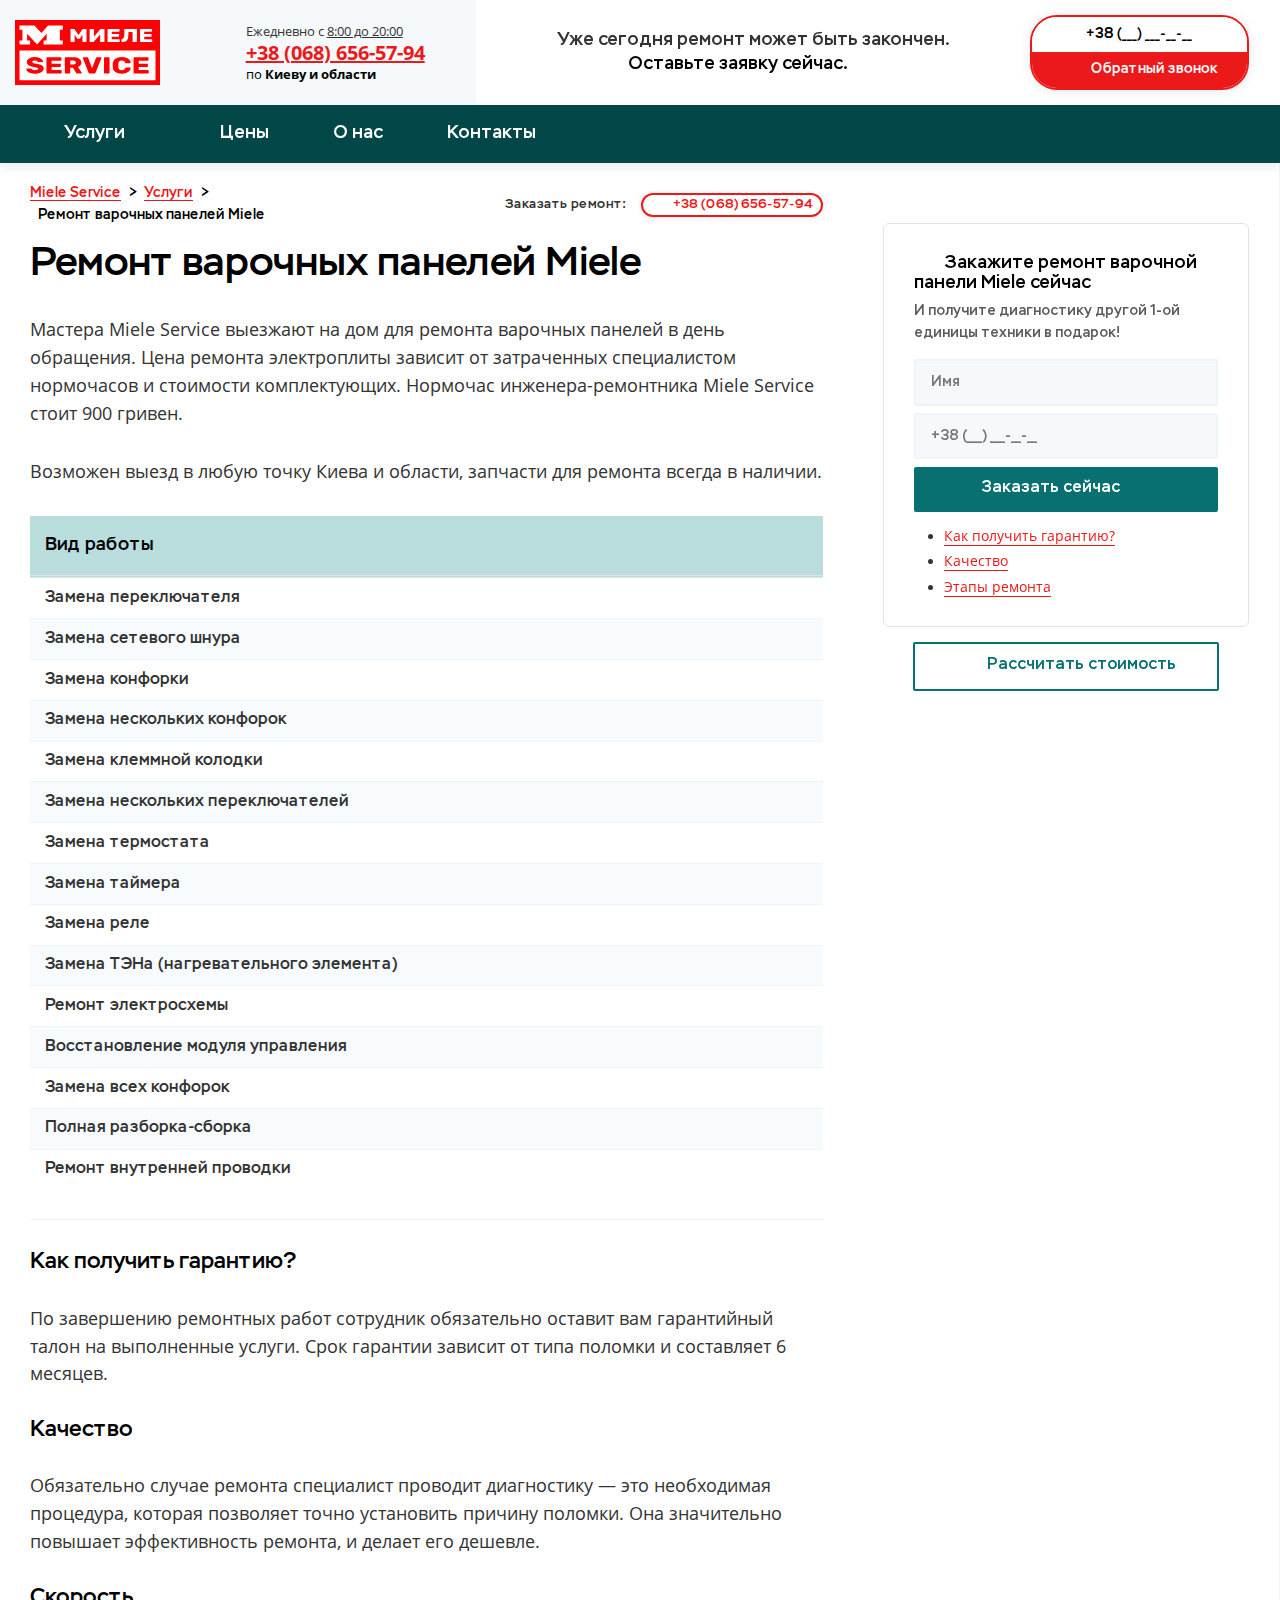
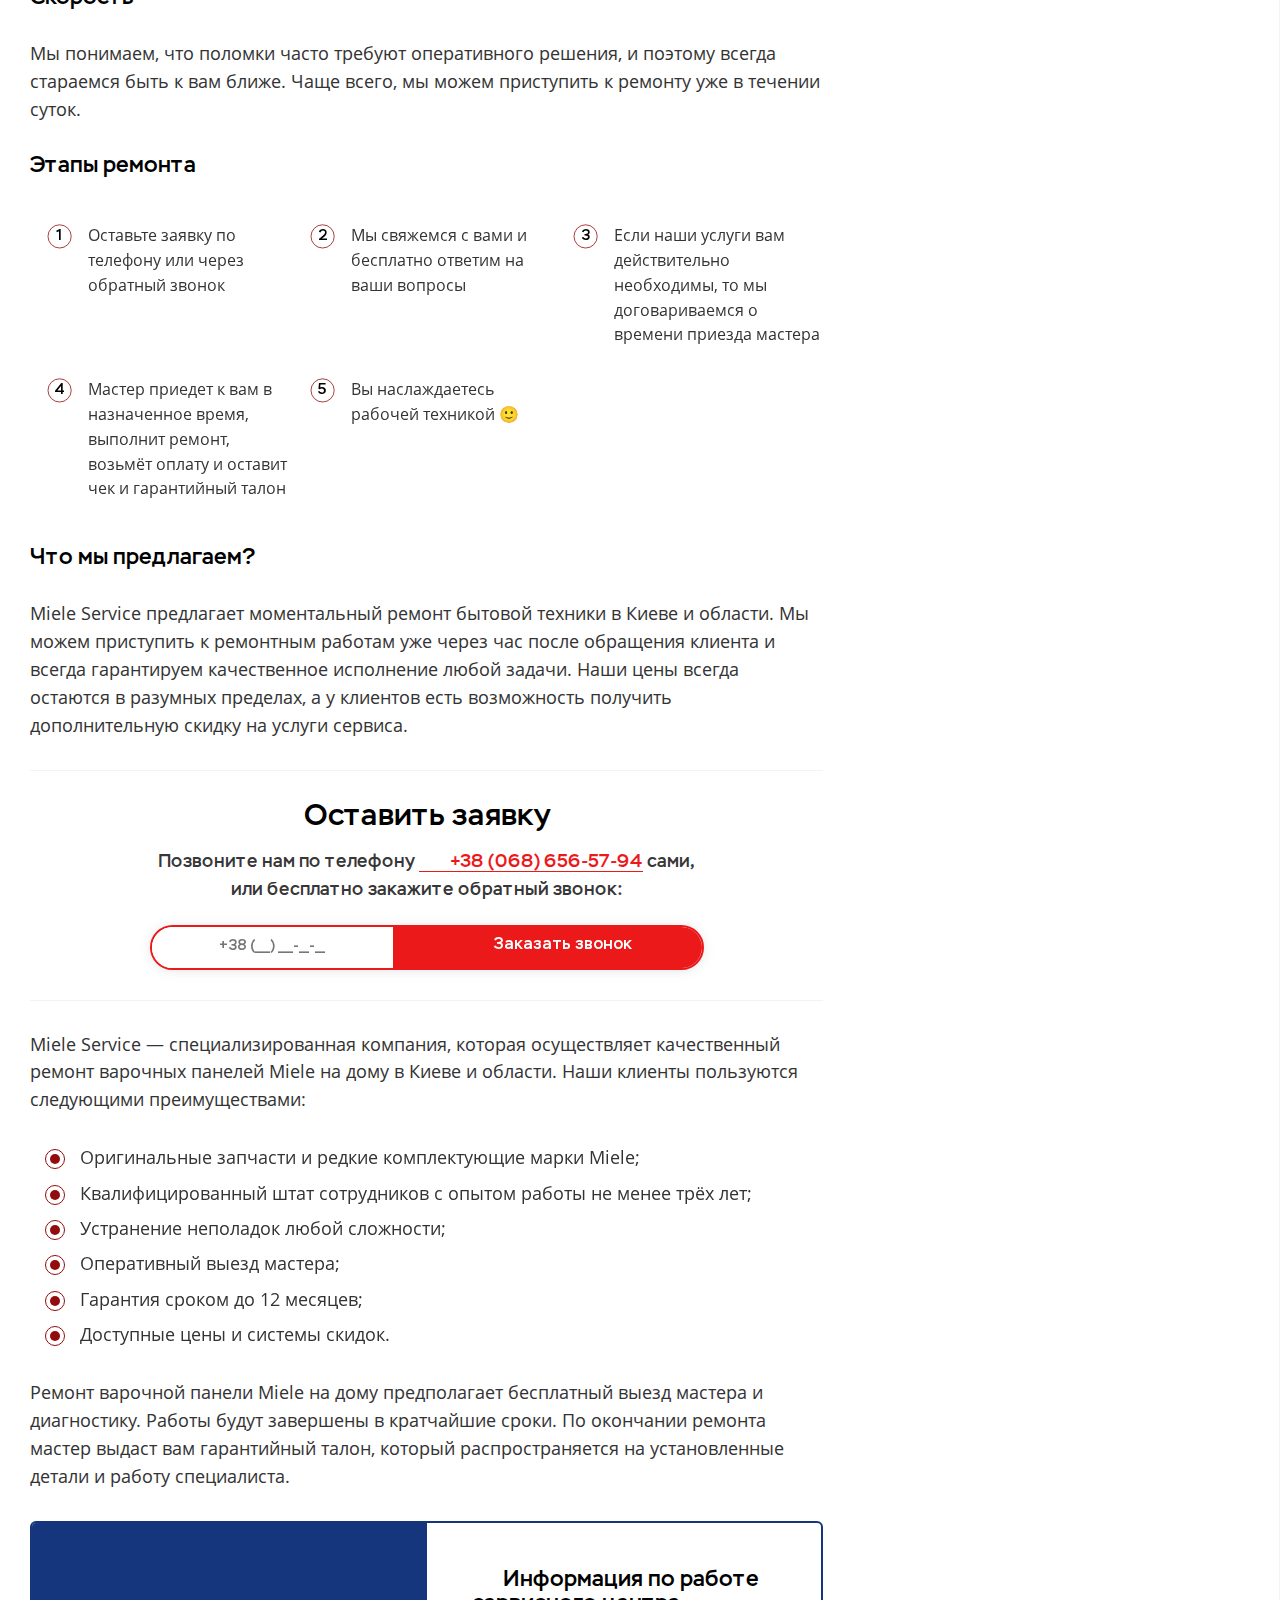
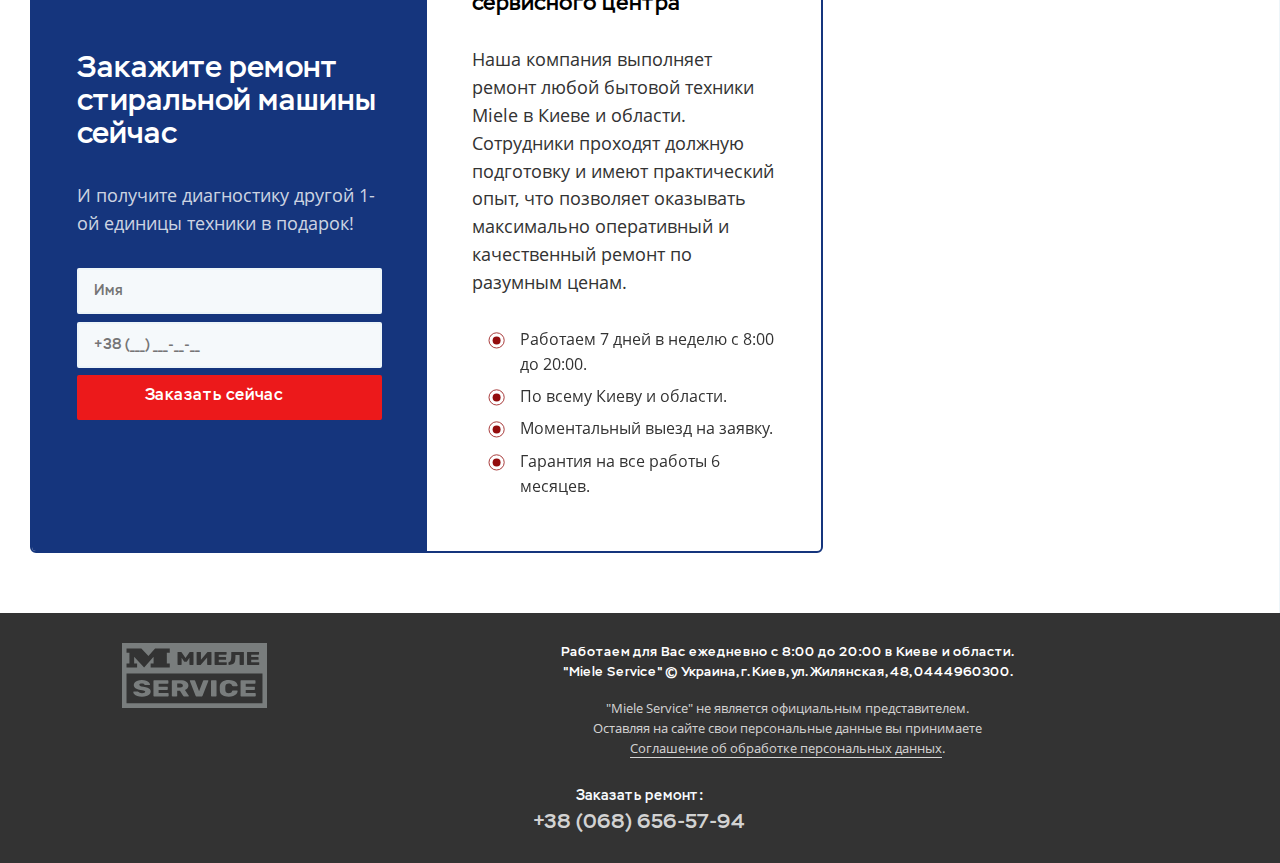
<file: services/remont-varochnyh-panelej.html>
<!doctype html>
<html lang="ru-RU" prefix="og: http://ogp.me/ns# fb: http://ogp.me/ns/fb# article: http://ogp.me/ns/article#">
	<head>
		<!-- МЕТА -->
		<meta property="og:type" content="article">
		<meta charset="utf-8">
		<meta property="og:locale" content="ru_RU">
		<meta name="viewport" content="width=device-width, user-scalable=no, initial-scale=1.0, maximum-scale=1.0, minimum-scale=1.0">
		<meta http-equiv="X-UA-Compatible" content="ie=edge">
		<meta property="og:url" content="https://the.andrew.pp.ua/services/remont-varochnyh-panelej">
		<title>Ремонт варочных панелей Miele | Miele Service — Ремонт техники Миле в Киеве и области</title>
		<meta property="og:title" content="Ремонт варочных панелей Miele">
		<meta property="twitter:title" content="Ремонт варочных панелей Miele">
		<meta property="og:site_name" content="Miele Service — Ремонт техники Миле в Киеве и области">
		<meta name="description" content="Миле-Сервис — это гарантия надёжности. Мы выполняем ремонт варочных панелей в Киеве на дому, и другой бытовой техники Miele">
		<meta property="og:description" content="Миле-Сервис — это гарантия надёжности. Мы выполняем ремонт варочных панелей в Киеве на дому, и другой бытовой техники Miele">
		<meta property="twitter:description" content="Миле-Сервис — это гарантия надёжности. Мы выполняем ремонт варочных панелей в Киеве на дому, и другой бытовой техники Miele">
		<meta name="keywords" content="ремонт варочных панелей Miele, ремонт техники в Киеве и области, Миле Сервис">
		<!-- ГРАФИКА -->
		<meta name="fk:svg:icon" content="https://the.andrew.pp.ua/wp-content/themes/space-x/fk/assets/img-icon/icon">
		<link rel="image_src" href="../assets/miele/web/cover/cover.jpeg">
		<meta property="og:image" content="https://the.andrew.pp.ua/assets/miele/web/cover/cover.jpeg">
		<meta property="vk:image" content="https://the.andrew.pp.ua/assets/miele/web/cover/cover.jpeg">
		<meta property="twitter:image" content="https://the.andrew.pp.ua/assets/miele/web/cover/cover.jpeg">
		<meta property="og:image:width" content="600">
		<meta property="og:image:height" content="350">
		<meta name="twitter:card" content="summary_large_image">
		<meta name="twitter:image:alt" content="Ремонт варочных панелей Miele | Miele Service">
		<!-- FAVICON -->
		<link rel="shortcut icon" href="../assets/miele/web/favicon/favicon.ico">
		<link rel="shortcut icon" href="../assets/miele/web/favicon/favicon.png" type="image/png">
		<link rel="icon" type="image/png" href="../assets/miele/web/favicon/favicon-180x180.png">
		<link rel="apple-touch-icon" href="../assets/miele/web/favicon/favicon-180x180.png">
		<link rel="mask-icon" href="../assets/miele/web/favicon/favicon.svg" color="#149ce2">
		<!-- ПРИЛОЖЕНИЯ -->
		<link rel="manifest" href="../assets/miele/web/manifest.webmanifest">
		<meta name="theme-color" content="#ffffff">
		<!-- Chrome, Firefox OS, Opera -->
		<meta name="msapplication-tile-image" content="/assets/miele/web/favicon/favicon-150x150.png">
		<!-- Windows -->
		<meta name="msapplication-navbutton-color" content="#ffffff">
		<!-- Windows Phone -->
		<meta name="apple-mobile-web-app-status-bar-style" content="#ffffff">
		<!-- iOS Safari -->
		<script type="application/ld+json">
			{
			  "@context" : "http://schema.org",
			  "@type" : "Organization",
			
			  "name" : "Miele Service — Ремонт техники Миле в Киеве и области",
			  "url" : "https://the.andrew.pp.ua",
			  "logo" : "https://the.andrew.pp.ua/assets/miele/web/cover/cover.jpeg",
			  "telephone" : "+38 (068) 656-57-94",
			  "address": {
			      "@type": "PostalAddress",
			      "addressLocality": "Украина, г. Киев",
			      "streetAddress": "ул. Жилянская, 48",
			      "postalCode": "02000"
			    }
			}
		</script>
		<!-- ПОДДЕРЖКА HTML5 -->
		<!--[if lt IE 9]>
		<script>
			document.createElement("header");
			document.createElement("footer");
			document.createElement("section");
			document.createElement("aside");
			document.createElement("nav");
			document.createElement("article");
			document.createElement("hgroup");
			document.createElement("time");
		</script>
		<noscript>
			<strong>Внимание!</strong>
			Поскольку ваш браузер не поддерживает HTML5, некоторые элементы воспроизводятся с помощью JScript.
			Однако в вашем браузере скрипты отключены, пожалуйста, включите их, чтобы браузер смог отобразить данную страницу.
		</noscript>
		<![endif]-->
		<link rel="preload" href="/wp-content/themes/space-x/fk/assets/fonts/stem-medium/stem-medium-regular/stem-medium-regular.woff2" as="font" />
		<link rel="preload" href="/wp-content/themes/space-x/fk/assets/fonts/stem-medium/stem-medium-italic/stem-medium-italic.woff2" as="font" />
		<link rel="preload" href="/wp-content/themes/space-x/fk/assets/fonts/opensans/opensans-regular/opensans-regular.woff2" as="font" />
		<link rel="preload" href="/wp-content/themes/space-x/fk/assets/fonts/opensans/opensans-bold/opensans-bold.woff2" as="font" />
		<link rel="preload" href="/wp-content/themes/space-x/style.css" as="style" />
		<link rel="preload" href="/wp-content/themes/space-x/fk.js" as="script" />
		<script>
			let fkReadyCallback = fkReadyCallbackLock();
			
			function fkReadyCallbackLock () {
			    let funcs = [
			        function () {
			          console.log( "Ready callback is running!" );
			        },
			    ];
			
			    return function( callback ) {
			        if( callback ){
			            funcs.push(callback);
			        } else {
			            for( let i = 0; i < funcs.length; i++ ){
			                funcs[i]();
			            }
			        }
			    }
			}
		</script><!-- Global site tag (gtag.js) - Google Analytics -->
		<script async src="https://www.googletagmanager.com/gtag/js?id=UA-127965500-3"></script>
		<script>
			window.dataLayer = window.dataLayer || [];
			function gtag(){dataLayer.push(arguments);}
			gtag('js', new Date());
			
			gtag('config', 'UA-127965500-3', {'send_page_view': false});
		</script>
		<script>
			function initRingostat(){return;
			  if (typeof(ga) !== 'undefined') {
			    ga('gtag_UA_127965500_3.require','ringostat');
			    gtag('event', 'page_view');
			    (function (d,s,u,e,p) {
			      p=d.getElementsByTagName(s)[0],e=d.createElement(s),e.async=1,e.src=u,p.parentNode.insertBefore(e, p);
			    })(document, 'script', 'https://script.ringostat.com/v4/eb/ebf7dd389603dadf722629525e898f1ea2ddb849.js');
			  } else {
			    setTimeout(initRingostat,200);
			  }
			}
			initRingostat();
		</script><!-- Yandex.Metrika counter -->
		<script>   var yaParams = {ip_adress: "77.222.156.62"} </script>
		<script type="text/javascript" >
			(function (d, w, c) {
			  (w[c] = w[c] || []).push(function() {
			    try {
			      w.yaCounter51195980 = new Ya.Metrika2({
			        id:51195980,
			        params:window.yaParams,
			        triggerEvent:true,
			        clickmap:true,
			        trackLinks:true,
			        accurateTrackBounce:true,
			        webvisor:true,
			        ecommerce:"dataLayer"
			      });
			    } catch(e) { }
			  });
			
			  var n = d.getElementsByTagName("script")[0],
			    s = d.createElement("script"),
			    f = function () { n.parentNode.insertBefore(s, n); };
			  s.type = "text/javascript";
			  s.async = true;
			  s.src = "https://mc.yandex.ru/metrika/tag.js";
			
			  if (w.opera == "[object Opera]") {
			    d.addEventListener("DOMContentLoaded", f, false);
			  } else { f(); }
			})(document, window, "yandex_metrika_callbacks2");
		</script>
		<noscript>
			<div><img src="https://mc.yandex.ru/watch/51195980" style="position:absolute; left:-9999px;" alt="" /></div>
		</noscript>
		<!-- /Yandex.Metrika counter --><script>
			(function(w, d, s, h, id) {return;
			    w.roistatProjectId = id; w.roistatHost = h;
			    var p = d.location.protocol == "https:" ? "https://" : "http://";
			    var u = /^.*roistat_visit=[^;]+(.*)?$/.test(d.cookie) ? "/dist/module.js" : "/api/site/1.0/"+id+"/init";
			    var js = d.createElement(s); js.charset="UTF-8"; js.async = 1; js.src = p+h+u; var js2 = d.getElementsByTagName(s)[0]; js2.parentNode.insertBefore(js, js2);
			})(window, document, 'script', 'cloud.roistat.com', '84d1bf327e79eaac5a6ce365d1b5ec1e');
		</script>
		<link rel='stylesheet' id='tablepress-default-css'  href='/wp-content/plugins/tablepress/css/default.min.css?ver=1.12' type='text/css' media='all' />
		<link rel="canonical" href="remont-varochnyh-panelej.html" />
		<link rel="alternate" type="application/json+oembed" href="/wp-json/oembed/1.0/embed?url=https%3A%2F%2Fthe.andrew.pp.ua%2Fservices%2Fremont-varochnyh-panelej" />
		<link rel="alternate" type="text/xml+oembed" href="/wp-json/oembed/1.0/embed?url=https%3A%2F%2Fthe.andrew.pp.ua%2Fservices%2Fremont-varochnyh-panelej&#038;format=xml" />
	</head>
	<body>
		<div id="fk-preload"></div>
		<style>#fk-preload{transition:opacity .5s}#fk-preload div{position:fixed;top:0;bottom:0;left:0;right:0;z-index:99999999999;background-color:#fff}#fk-preload img{position:fixed;top:50%;left:50%;transform:translate(-50%,-50%);width:250px}</style>
		<script>
			var fkPreload = document.getElementById("fk-preload");
			var div = document.createElement( "div" );
			fkPreload.append( div );
			
			window.addEventListener('DOMContentLoaded', function(){
			    setTimeout( function(){
			        fkPreload.style.opacity = "0";
			    }, 150);
			} );
			
			fkPreload.addEventListener("transitionend", function(){
			    fkPreload.remove();
			});
		</script>
		<header class="layout-header ">
			<div class="layout-header__container">
				<div class="layout-header__grid fk-grid-3 fk-grid-md-5 fk-grid-sm-2 fk-grid-xs-1 fk-grid-mr-1 fk-grid_padding">
					<div class="layout-header-logo col-md-2 layout-header-logo_bg-light fk-center-y">
						<div class="fk-grid fk-grid_flexible">
							<div class="logo fk-center-y">
								<a href="/" title="Сервисный центр по ремонту бытовой техники Miele Service"><img src="../assets/miele/logo.svg" alt="Логотип Miele Service"></a>
							</div>
							<div class="fk-center-y">
								<div class="layout-header-group tel">
									<div class="layout-header-group__text">Ежедневно с <u>8:00 до 20:00</u> <b class="text-xs"><br>в Киеве и области.</b></div>
									<a class="layout-header-group__title call_phone_miele" href="tel:+38 (068) 656-57-94">+38 (068) 656-57-94</a>
									<div class="layout-header-group__subtitle">по <b>Киеву и области</b></div>
								</div>
							</div>
						</div>
					</div>
					<div class="layout-header-slogan col-md-2 fk-center-y">
						<div>
							<div>Уже сегодня ремонт может быть закончен.</div>
							<div id="layout-header-slogan-link" class="link">Оставьте заявку сейчас. <i class="fk-icon-stroke-right fk-icon-dark-darken" fk-icon="lonicons/md/arrow-forward"></i></div>
							<a class="phone-xs call_phone_miele" href="tel:+38 (068) 656-57-94">
							<i class="fk-icon-stroke-left fk-icon-color-cta" fk-icon="lonicons/md/call"></i>
							+38 (068) 656-57-94              </a>
						</div>
						<script>
							window.addEventListener('DOMContentLoaded', function(){
							    document.getElementById("layout-header-slogan-link").addEventListener( "click", function () {
							        document.getElementById("layout-header-input-tel").focus();
							    } );
							} );
						</script>
					</div>
					<div class="col-sm-2 fk-center-y">
						<form action="https://the.andrew.pp.ua/order.php" method="post" class="callback callback_md callback_center">
							<input id="layout-header-input-tel" type="tel" placeholder="+38 (___) ___-__-__" name="field-phone" required>
							<button class="fk-btn-cta">
							<i class="fk-icon-stroke-left" fk-icon="lonicons/md/call"></i>
							Обратный звонок    </button>
							<input type="hidden" name="sx-post-auto-send" value="true">
							<input type="hidden" name="sx-post-order-type" value="callback">
						</form>
						<script>
							window.addEventListener('DOMContentLoaded', function(){
							    var html = document.documentElement;
							    var body = document.body;
							    var scrollTop = html.scrollTop || body && body.scrollTop || 0;
							    scrollTop -= html.clientTop;
							
							    if( scrollTop <= 21 )
							        document.getElementById("layout-header-input-tel").focus();
							} );
						</script>
					</div>
				</div>
			</div>
		</header>
		<section class="nav-header fk-bg-color-prim-darken fk-shadow-box">
			<div class="fk-container-lg">
				<div class="nav-header__grid fk-grid-5 fk-grid-xs-2 fk-grid-mr-2">
					<nav class="col-4 fk-center-y">
						<ul class="fk-navs fk-navs-media fk-navs_inverse fk-navs_fz-mg" id="">
							<li class=' sub-menu'>
								<a href='/services.html' rel='' title='Услуги'>Услуги</a>
								<ul>
									<li class=' '><a href='/services/remont-stiralnyh-mashin.html' rel='' title='Ремонт стиральных машин Miele'><span>Ремонт стиральных машин Miele</span></a></li>
									<li class=' '><a href='/services/remont-holodilnikov.html' rel='' title='Ремонт холодильников Miele'><span>Ремонт холодильников Miele</span></a></li>
									<li class=' '><a href='/services/remont-kofemashin.html' rel='' title='Ремонт кофемашин Miele'><span>Ремонт кофемашин Miele</span></a></li>
									<li class=' '><a href='/services/remont-posudomoechnyh-mashin.html' rel='' title='Ремонт посудомоечных машин Miele'><span>Ремонт посудомоечных машин Miele</span></a></li>
									<li class=' '><a href='/services/remont-mikrovolnovyh-pechej.html' rel='' title='Ремонт микроволновых печей Miele'><span>Ремонт микроволновых печей Miele</span></a></li>
									<li class=' '><a href='/services/remont-varochnyh-panelej.html' rel='' title='Ремонт варочных панелей Miele'><span>Ремонт варочных панелей Miele</span></a></li>
									<li class=' '><a href='/services/remont-duhovyh-shkafov.html' rel='' title='Ремонт духовых шкафов Miele'><span>Ремонт духовых шкафов Miele</span></a></li>
									<li class=' '><a href='/services/remont-vytyazhnyh-shkafov.html' rel='' title='Ремонт вытяжных шкафов Miele'><span>Ремонт вытяжных шкафов Miele</span></a></li>
									<li class=' '><a href='/services/remont-sushilnyh-mashin.html' rel='' title='Ремонт сушильных машин Miele'><span>Ремонт сушильных машин Miele</span></a></li>
								</ul>
							</li>
							<li class=' '><a href='/more/prices.html' rel='' title='Цены'>Цены</a></li>
							<li class=' '><a href='/more/about.html' rel='nofollow' title='О нас'>О нас</a></li>
							<li class=' '><a href='/contacts.html' rel='nofollow' title='Контакты'>Контакты</a></li>
						</ul>
					</nav>
					<div class="nav-header__call fk-text-inverse-h">
						<a class="fk-btn-cta fk-btn-sm call_phone_miele" href="tel:+38 (068) 656-57-94">
						<i class="fk-icon-stroke-left" fk-icon="lonicons/md/call"></i>
						+38 (068) 656-57-94              </a>
					</div>
				</div>
			</div>
		</section>
		<script>
			fkReadyCallback( function () {
			    fk.navs( {
			        "navs" : "fk-navs-media",
			        "icon" : "<i class='fk-icon-stroke-right fk-icon-sm' fk-icon='fill/arrow-down'></i>"
			    } );
			
			    fk.sticky( "nav-header" );
			} );
		</script>
		<section class="template-service">
			<div class="fk-grid-3 fk-grid-sm-1 fk-grid-xs-1 fk-grid-mr-1">
				<div class="template-service__content col-2">
					<section class="breadcrumbs ">
						<div class="breadcrumbs__grid fk-grid fk-grid_flexible">
							<div class="breadcrumbs__crumbs" itemscope itemtype="https://schema.org/BreadcrumbList">
								<!-- Breadcrumb NavXT 6.4.0 -->
								<span itemprop="itemListElement" itemscope itemtype="https://schema.org/ListItem" typeof="ListItem">
									<a itemprop="item" typeof="WebPage" title="Ремонт бытовой техники Miele Service" href="/" class="home" ><span itemprop="name">Miele Service</span></a>
									<meta itemprop="position" content="1">
								</span>
								&gt; 
								<span itemprop="itemListElement" itemscope itemtype="https://schema.org/ListItem" typeof="ListItem">
									<a itemprop="item" typeof="WebPage" title="Услуги" href="../services.html" class="post post-services-archive" >
									<span itemprop="name">Услуги</span>
									</a>
									<meta itemprop="position" content="2">
								</span>
								&gt; 
								<span class="post post-services current-item" itemprop="itemListElement" itemscope="" itemtype="https://schema.org/ListItem" typeof="ListItem">
									<span itemprop="name">Ремонт варочных панелей Miele</span>
									<meta itemprop="position" content="3">
								</span>
							</div>
							<div class="breadcrumbs__call">
								<span>Заказать ремонт: </span>
								<a class="call_phone_miele" href='tel:+38 (068) 656-57-94'><i class='fk-icon-stroke-left fk-icon-color-cta' fk-icon='lonicons/md/call'></i> +38 (068) 656-57-94</a>
							</div>
						</div>
					</section>
					<section class="article">
						<header>
							<h1>Ремонт варочных панелей Miele</h1>
							<p>Мастера Miele Service выезжают на дом для ремонта варочных панелей в день обращения. Цена ремонта электроплиты зависит от затраченных специалистом нормочасов и стоимости комплектующих. Нормочас инженера-ремонтника Miele Service стоит 900 гривен.</p>
							<p>Возможен выезд в любую точку Киева и области, запчасти для ремонта всегда в наличии.</p>
						</header>
						
						<section class="prices ">
							<div class="prices__table">
								<table>
									<thead>
										<tr>
											<td>Вид работы</td>
										</tr>
									</thead>
									<tbody>
										<tr>
											<td>Замена переключателя</td>
										</tr>
										<tr>
											<td>Замена сетевого шнура</td>
										</tr>
										<tr>
											<td>Замена конфорки</td>
										</tr>
										<tr>
											<td>Замена нескольких конфорок</td>
										</tr>
										<tr>
											<td>Замена клеммной колодки</td>
										</tr>
										<tr>
											<td>Замена нескольких переключателей</td>
										</tr>
										<tr>
											<td>Замена термостата</td>
										</tr>
										<tr>
											<td>Замена таймера</td>
										</tr>
										<tr>
											<td>Замена реле</td>
										</tr>
										<tr>
											<td>Замена ТЭНа (нагревательного элемента)</td>
										</tr>
										<tr>
											<td>Ремонт электросхемы</td>
										</tr>
										<tr>
											<td>Восстановление модуля управления</td>
										</tr>
										<tr>
											<td>Замена всех конфорок</td>
										</tr>
										<tr>
											<td>Полная разборка-сборка</td>
										</tr>
										<tr>
											<td>Ремонт внутренней проводки</td>
										</tr>
									</tbody>
								</table>
							</div>
						</section>
						<div class="fk-divider mt-md mb-md"></div>
						<section class="section-faq ">
							<h3 id='how-to-get-guarantee'>Как получить гарантию?</h3>
							<p>По завершению ремонтных работ сотрудник обязательно оставит вам гарантийный талон на выполненные услуги. Срок гарантии зависит от типа поломки и составляет 6 месяцев.</p>
							<h3 id='how-to-get-discount'>Качество</h3>
							<p>Обязательно случае ремонта специалист проводит диагностику — это необходимая процедура, которая позволяет точно установить причину поломки. Она значительно повышает эффективность ремонта, и делает его дешевле.</p>
							<h3 id='our-speed'>Скорость</h3>
							<p>Мы понимаем, что поломки часто требуют оперативного решения, и поэтому всегда стараемся быть к вам ближе. Чаще всего, мы можем приступить к ремонту уже в течении суток.</p>
							<h3 id='steps-of-work'>Этапы ремонта</h3>
							<ol>
								<li>Оставьте заявку по телефону или через обратный звонок</li>
								<li>Мы свяжемся с вами и бесплатно ответим на ваши вопросы</li>
								<li>Если наши услуги вам действительно необходимы, то мы договариваемся о времени приезда мастера</li>
								<li>Мастер приедет к вам в назначенное время, выполнит ремонт, возьмёт оплату и оставит чек и гарантийный талон</li>
								<li>Вы наслаждаетесь рабочей техникой 🙂</li>
							</ol>
							<h3 id='what-do-we-offer'>Что мы предлагаем?</h3>
							<p>Miele Service предлагает моментальный ремонт бытовой техники в Киеве и области. Мы можем приступить к ремонтным работам уже через час после обращения клиента и всегда гарантируем качественное исполнение любой задачи. Наши цены всегда остаются в разумных пределах, а у клиентов есть возможность получить дополнительную скидку на услуги сервиса.</p>
						</section>
						<script>
							fkReadyCallback(function () {
							    var ol = document.querySelectorAll( ".section-faq ol" );
							    _.each(ol, function (item) {
							        item.classList.add( "divided-3", "sx-list-ol", "sx-list-lg" );
							    });
							});
						</script>
						<section class="order-box ">
							<h2 class='title'>Оставить заявку</h2>
							<p class='subtitle'>Позвоните нам по телефону <a class='call_phone_miele' href='tel:+38 (068) 656-57-94'><i class='fk-icon-stroke-left fk-icon-color-cta' fk-icon='lonicons/md/call'></i> +38 (068) 656-57-94</a> сами, <br>или бесплатно закажите обратный звонок:</p>
							<div class="order-box__callback">
								<form action="https://the.andrew.pp.ua/order.php" method="post" class="callback callback_center">
									<input id="" type="tel" placeholder="+38 (___) ___-__-__" name="field-phone" required>
									<button class="fk-btn-cta">
									<i class="fk-icon-stroke-left" fk-icon="lonicons/md/call"></i>
									Заказать звонок    </button>
									<input type="hidden" name="sx-post-auto-send" value="true">
									<input type="hidden" name="sx-post-order-type" value="callback">
								</form>
							</div>
						</section>
						<article class='content'>
							<p>Miele Service &#8212; специализированная компания, которая осуществляет качественный ремонт варочных панелей Miele на дому в Киеве и области. Наши клиенты пользуются следующими преимуществами:</p>
							<ul>
								<li>Оригинальные запчасти и редкие комплектующие марки Miele;</li>
								<li>Квалифицированный штат сотрудников с опытом работы не менее трёх лет;</li>
								<li>Устранение неполадок любой сложности;</li>
								<li>Оперативный выезд мастера;</li>
								<li>Гарантия сроком до 12 месяцев;</li>
								<li>Доступные цены и системы скидок.</li>
							</ul>
							<p>Ремонт варочной панели Miele на дому предполагает бесплатный выезд мастера и диагностику. Работы будут завершены в кратчайшие сроки. По окончании ремонта мастер выдаст вам гарантийный талон, который распространяется на установленные детали и работу специалиста.</p>
						</article>
						<section class="form-double">
							<div class="form-double__grid fk-grid-2 fk-grid-xs-1 fk-grid-mr-1">
								<div class="form-double__form fk-center-y">
									<div>
										<header>
											<h2 class="fk-text-inverse-h">Закажите ремонт стиральной машины сейчас</h2>
											<p class="fk-text-inverse-p">И получите диагностику другой 1-ой единицы техники в подарок!</p>
										</header>
										<form action="https://the.andrew.pp.ua/order.php" method="post" class="form">
											<input type="text" placeholder="Имя" name="field-name">
											<input type="tel" placeholder="+38 (___) ___-__-__" name="field-phone" required>
											<div class="fk-btn-box fk-btn-box_extend">
												<button class="fk-btn-cta">Заказать сейчас <i class="fk-icon-stroke-right" fk-icon="lonicons/md/arrow-forward"></i></button>
											</div>
											<input type="hidden" name="sx-post-auto-send" value="true">
											<input type="hidden" name="sx-post-order-type" value="request">
										</form>
									</div>
								</div>
								<div class="form-double__content">
									<h3><i class="fk-icon-stroke-left fk-icon-color-cta-darken" fk-icon="lonicons/md/information-circle-outline"></i>Информация по работе сервисного центра</h3>
									<p>Наша компания выполняет ремонт любой бытовой техники Miele в Киеве и области. Сотрудники проходят должную подготовку и имеют практический опыт, что позволяет оказывать максимально оперативный и качественный ремонт по разумным ценам.</p>
									<ul class="sx-list-ul sx-list-lg">
										<li>Работаем 7 дней в неделю с 8:00 до 20:00.</li>
										<li>По всему Киеву и области.</li>
										<li>Моментальный выезд на заявку.</li>
										<li>Гарантия на все работы 6 месяцев.</li>
									</ul>
								</div>
							</div>
						</section>
					</section>
				</div>
				<aside class="template-service__aside md-after-display">
					<div class="fk-js-sticky-box" data-additional-elem="">
						<section class="form-aside ">
							<div class="form-aside__frame">
								<header>
									<h4 class="title"><i class="fk-icon-stroke-left fk-icon-color-cta-darken" fk-icon="lonicons/md/flame"></i> Закажите ремонт варочной панели Miele сейчас</h4>
									<p>И получите диагностику другой 1-ой единицы техники в подарок!</p>
								</header>
								<form class="form" action="https://the.andrew.pp.ua/order.php" method="post">
									<input type="text" placeholder="Имя" name="field-name">
									<input type="tel" placeholder="+38 (___) ___-__-__" name="field-phone" required>
									<div class="fk-btn-box fk-btn-box_extend">
										<button class="fk-btn-prim">Заказать сейчас <i class="fk-icon-stroke-right" fk-icon="lonicons/md/arrow-forward"></i></button>
									</div>
									<input type="hidden" name="sx-post-auto-send" value="true">
									<input type="hidden" name="sx-post-order-type" value="callback">
								</form>
								<ul>
									<li><a href='remont-varochnyh-panelej.html#how-to-get-guarantee'>Как получить гарантию?</a></li>
									<li><a href='remont-varochnyh-panelej.html#how-to-get-discount'>Качество</a></li>
									<li><a href='remont-varochnyh-panelej.html#steps-of-work'>Этапы ремонта</a></li>
								</ul>
							</div>
							<div class="form-aside__btns fk-btn-box fk-btn-box_extend">
								<a href="/order.php" class="fk-btn-prim-linear"><i class="fk-icon-stroke-left" fk-icon="lonicons/md/calculator"></i>Рассчитать стоимость</a>
							</div>
						</section>
					</div>
				</aside>
			</div>
		</section>
		<link rel="stylesheet" href="/wp-content/themes/space-x/style.css">
		<section id="section-cookies" class="section-cookies hidden">
			<span>Чтобы сайт был удобней, мы используем Сookies.</span>
			<button id="section-cookies-button" class="fk-btn-prim-linear fk-btn-sm">Спасибо!</button>
		</section>
		<script>
			fkReadyCallback( function () {
			    var cookies = document.getElementById("section-cookies"),
			        button = document.getElementById("section-cookies-button");
			
			    // Отключаем уведомление
			    button.addEventListener("click", function () {
			        cookies.classList.add( "disabled" );
			        setCookie( "cookies-agree", "agree", 2021 );
			    });
			
			    // Скрываем уведомление в верхней части экрана
			    window.addEventListener('scroll', function(){
			        var html = document.documentElement;
			        var body = document.body;
			        var scrollTop = html.scrollTop || body && body.scrollTop || 0;
			        scrollTop -= html.clientTop;
			
			        ( scrollTop > 350 ) ?
			            cookies.classList.remove( "hidden" ) :
			            cookies.classList.add( "hidden" );
			    } );
			} );
			
			function setCookie( name, value, exp_y, exp_m, exp_d, path, domain, secure ){
			    var cookie_string = name + "=" + escape ( value );
			    if ( exp_y ) {
			        var expires = new Date ( exp_y, exp_m, exp_d );
			        cookie_string += "; expires=" + expires.toGMTString();
			    }
			    if ( path )
			        cookie_string += "; path=" + escape ( path );
			    if ( domain )
			        cookie_string += "; domain=" + escape ( domain );
			    if ( secure )
			        cookie_string += "; secure";
			    document.cookie = cookie_string;
			}
		</script>
		<div class="fk-modal fk-container-xs" data-modal-target="read-later">
			<section class="fk-section fk-section_sm br-box">
				<div class="pl-sm pr-sm">
					<header class="fk-section__title">
						<h3>Отложите статью на потом, если нет времени читать.</h3>
						<p class="fk-font-subtitle mb-xs">
							Для этого просто скопируйте ссылку ниже и сохраните в удобное место:
						</p>
						<div class="fk-grid-3 fk-grid-mr-1 fk-grid_padding">
							<div class="col-2" style="margin-bottom:15px!important;">
								<input id="read-later-link" type="text" readonly>
							</div>
							<button id="read-later-copy" class="fk-btn-prim">Скопировать</button>
						</div>
					</header>
				</div>
			</section>
		</div>
		<script>
			fkReadyCallback(function () {
			    var link = document.getElementById("read-later-link"),
			        copy = document.getElementById("read-later-copy");
			    link.value = window.location.origin + window.location.pathname;
			    copy.addEventListener("click", function () {
			        sxCopyToClipboard(link);
			        copy.innerHTML = "Скопировано!";
			        copy.classList.remove("fk-btn-prim");
			        copy.classList.add("fk-btn-default");
			        setTimeout(function () {
			            copy.innerHTML = "Скопировать";
			            copy.classList.remove("fk-btn-default");
			            copy.classList.add("fk-btn-prim");
			            fk.modal.toggle();
			        }, 2000);
			    });
			});
			
			function sxCopyToClipboard(elem) {
			    // create hidden text element, if it doesn't already exist
			    var targetId = "_hiddenCopyText_";
			    var isInput = elem.tagName === "INPUT" || elem.tagName === "TEXTAREA";
			    var origSelectionStart, origSelectionEnd;
			    if (isInput) {
			        // can just use the original source element for the selection and copy
			        target = elem;
			        origSelectionStart = elem.selectionStart;
			        origSelectionEnd = elem.selectionEnd;
			    } else {
			        // must use a temporary form element for the selection and copy
			        target = document.getElementById(targetId);
			        if (!target) {
			            var target = document.createElement("textarea");
			            target.style.position = "absolute";
			            target.style.left = "-9999px";
			            target.style.top = "0";
			            target.id = targetId;
			            document.body.appendChild(target);
			        }
			        target.textContent = elem.textContent;
			    }
			    // select the content
			    var currentFocus = document.activeElement;
			    target.focus();
			    target.setSelectionRange(0, target.value.length);
			
			    // copy the selection
			    var succeed;
			    try {
			        succeed = document.execCommand("copy");
			    } catch(e) {
			        succeed = false;
			    }
			    // restore original focus
			    if (currentFocus && typeof currentFocus.focus === "function") {
			        currentFocus.focus();
			    }
			
			    if (isInput) {
			        // restore prior selection
			        elem.setSelectionRange(origSelectionStart, origSelectionEnd);
			    } else {
			        // clear temporary content
			        target.textContent = "";
			    }
			    return succeed;
			}
		</script>
		<footer class="layout-footer fk-bg-dark">
			<div class="fk-container-lg">
				<div class="fk-grid-5 fk-grid-md-4 fk-grid-sm-4 fk-grid-xs-4 fk-grid-mr-1 fk-grid_padding">
					<div class="layout-footer__logo lg-before-text-center">
						<a href="/" title="Сервисный центр по ремонту бытовой техники Miele Service"><img src="../assets/miele/logo-inverse.svg" alt="Логотип Miele Service"></a>
					</div>
					<div class="layout-footer__call col-3 col-3 col-md-3 col-sm-3 col-xs-3">
						<p class="fk-ff-title fk-text-inverse-h">
							Работаем для Вас ежедневно с 8:00 до 20:00 в Киеве и области. <br class="sm-after-display">
							"Miele Service" © Украина, г. Киев, ул. Жилянская, 48, 0444960300.
						</p>
						<p class="fk-text-inverse-p">
							"Miele Service" не является официальным представителем. <br>
							Оставляя на сайте свои персональные данные вы принимаете <br class="sm-after-display"><a href="/more/legal" rel="nofollow">Соглашение об обработке персональных данных</a>.
						</p>
					</div>
					<div class="layout-footer__contacts fk-text-inverse text-right lg-before-text-center col-md-4 col-sm-4 col-xs-4">
						<h4>Заказать ремонт:</h4>
						<a class='call_phone_miele' href='tel:+38 (068) 656-57-94'>+38 (068) 656-57-94</a>      
					</div>
				</div>
			</div>
		</footer>
		<script>
			!function(e){"function"==typeof define&&define.amd?define("inputmask.dependencyLib",e):"object"==typeof exports?module.exports=e():e()}(function(){function e(e,t){for(var n=0,i=e.length;n<i;n++)if(e[n]===t)return n;return-1}function t(e){return null==e?e+"":"object"==typeof e||"function"==typeof e?a[a.toString.call(e)]||"object":typeof e}function n(e){return null!=e&&e===e.window}function i(e){var i="length"in e&&e.length,o=t(e);return"function"!==o&&!n(e)&&(!(1!==e.nodeType||!i)||("array"===o||0===i||"number"==typeof i&&i>0&&i-1 in e))}function o(e){return e instanceof Element}function r(e){return e instanceof r?e:this instanceof r?void(void 0!==e&&null!==e&&e!==window&&(this[0]=e.nodeName?e:void 0!==e[0]&&e[0].nodeName?e[0]:document.querySelector(e),void 0!==this[0]&&null!==this[0]&&(this[0].eventRegistry=this[0].eventRegistry||{}))):new r(e)}for(var a={},l="Boolean Number String Function Array Date RegExp Object Error".split(" "),s=0;s<l.length;s++)a["[object "+l[s]+"]"]=l[s].toLowerCase();return r.prototype={on:function(e,t){function n(e,n){r.addEventListener?r.addEventListener(e,t,!1):r.attachEvent&&r.attachEvent("on"+e,t),i[e]=i[e]||{},i[e][n]=i[e][n]||[],i[e][n].push(t)}if(o(this[0]))for(var i=this[0].eventRegistry,r=this[0],a=e.split(" "),l=0;l<a.length;l++){var s=a[l].split("."),f=s[0],c=s[1]||"global";n(f,c)}return this},off:function(e,t){function n(e,t,n){if(e in r==!0)if(a.removeEventListener?a.removeEventListener(e,n,!1):a.detachEvent&&a.detachEvent("on"+e,n),"global"===t)for(var i in r[e])r[e][i].splice(r[e][i].indexOf(n),1);else r[e][t].splice(r[e][t].indexOf(n),1)}function i(e,n){var i,o,a=[];if(e.length>0)if(void 0===t)for(i=0,o=r[e][n].length;i<o;i++)a.push({ev:e,namespace:n&&n.length>0?n:"global",handler:r[e][n][i]});else a.push({ev:e,namespace:n&&n.length>0?n:"global",handler:t});else if(n.length>0)for(var l in r)for(var s in r[l])if(s===n)if(void 0===t)for(i=0,o=r[l][s].length;i<o;i++)a.push({ev:l,namespace:s,handler:r[l][s][i]});else a.push({ev:l,namespace:s,handler:t});return a}if(o(this[0]))for(var r=this[0].eventRegistry,a=this[0],l=e.split(" "),s=0;s<l.length;s++)for(var f=l[s].split("."),c=i(f[0],f[1]),u=0,v=c.length;u<v;u++)n(c[u].ev,c[u].namespace,c[u].handler);return this},trigger:function(e){if(o(this[0]))for(var t=this[0].eventRegistry,n=this[0],i="string"==typeof e?e.split(" "):[e.type],a=0;a<i.length;a++){var l=i[a].split("."),s=l[0],f=l[1]||"global";if(void 0!==document&&"global"===f){var c,u,v={bubbles:!1,cancelable:!0,detail:Array.prototype.slice.call(arguments,1)};if(document.createEvent){try{c=new CustomEvent(s,v)}catch(e){c=document.createEvent("CustomEvent"),c.initCustomEvent(s,v.bubbles,v.cancelable,v.detail)}e.type&&r.extend(c,e),n.dispatchEvent(c)}else c=document.createEventObject(),c.eventType=s,e.type&&r.extend(c,e),n.fireEvent("on"+c.eventType,c)}else if(void 0!==t[s])if(arguments[0]=arguments[0].type?arguments[0]:r.Event(arguments[0]),"global"===f)for(var p in t[s])for(u=0;u<t[s][p].length;u++)t[s][p][u].apply(n,arguments);else for(u=0;u<t[s][f].length;u++)t[s][f][u].apply(n,arguments)}return this},position:function(){if(o(this[0]))return{top:this[0].offsetTop,left:this[0].offsetLeft}}},r.isFunction=function(e){return"function"===t(e)},r.noop=function(){},r.isArray=Array.isArray,r.inArray=function(t,n,i){return null==n?-1:e(n,t,i)},r.valHooks=void 0,r.isPlainObject=function(e){return"object"===t(e)&&!e.nodeType&&!n(e)&&!(e.constructor&&!a.hasOwnProperty.call(e.constructor.prototype,"isPrototypeOf"))},r.extend=function(){var e,t,n,i,o,a,l=arguments[0]||{},s=1,f=arguments.length,c=!1;for("boolean"==typeof l&&(c=l,l=arguments[s]||{},s++),"object"==typeof l||r.isFunction(l)||(l={}),s===f&&(l=this,s--);s<f;s++)if(null!=(e=arguments[s]))for(t in e)n=l[t],i=e[t],l!==i&&(c&&i&&(r.isPlainObject(i)||(o=r.isArray(i)))?(o?(o=!1,a=n&&r.isArray(n)?n:[]):a=n&&r.isPlainObject(n)?n:{},l[t]=r.extend(c,a,i)):void 0!==i&&(l[t]=i));return l},r.each=function(e,t){var n,o=0;if(i(e))for(var r=e.length;o<r&&(n=t.call(e[o],o,e[o]),n!==!1);o++);else for(o in e)if(n=t.call(e[o],o,e[o]),n===!1)break;return e},r.map=function(e,t){var n,o=0,r=e.length,a=i(e),l=[];if(a)for(;o<r;o++)n=t(e[o],o),null!=n&&l.push(n);else for(o in e)n=t(e[o],o),null!=n&&l.push(n);return[].concat(l)},r.data=function(e,t,n){return void 0===n?e.__data?e.__data[t]:null:(e.__data=e.__data||{},void(e.__data[t]=n))},r.Event=function(e,t){t=t||{bubbles:!1,cancelable:!1,detail:void 0};var n=document.createEvent("CustomEvent");return n.initCustomEvent(e,t.bubbles,t.cancelable,t.detail),n},r.Event.prototype=window.Event.prototype,window.dependencyLib=r,r});
			!function(e){"function"==typeof define&&define.amd?define("inputmask",["inputmask.dependencyLib"],e):"object"==typeof exports?module.exports=e(require("./inputmask.dependencyLib")):e(window.dependencyLib||jQuery)}(function(e){function t(i,a){return this instanceof t?(e.isPlainObject(i)?a=i:(a=a||{},a.alias=i),this.el=void 0,this.opts=e.extend(!0,{},this.defaults,a),this.maskset=void 0,this.noMasksCache=a&&void 0!==a.definitions,this.userOptions=a||{},this.events={},this.dataAttribute="data-inputmask",this.isRTL=this.opts.numericInput,void n(this.opts.alias,a,this.opts)):new t(i,a)}function n(t,i,a){var o=a.aliases[t];return o?(o.alias&&n(o.alias,void 0,a),e.extend(!0,a,o),e.extend(!0,a,i),!0):(null===a.mask&&(a.mask=t),!1)}function i(n,i){function a(n,a,o){if(null!==n&&""!==n){if(1===n.length&&o.greedy===!1&&0!==o.repeat&&(o.placeholder=""),o.repeat>0||"*"===o.repeat||"+"===o.repeat){var r="*"===o.repeat?0:"+"===o.repeat?1:o.repeat;n=o.groupmarker.start+n+o.groupmarker.end+o.quantifiermarker.start+r+","+o.repeat+o.quantifiermarker.end}var s;return void 0===t.prototype.masksCache[n]||i===!0?(s={mask:n,maskToken:t.prototype.analyseMask(n,o),validPositions:{},_buffer:void 0,buffer:void 0,tests:{},metadata:a,maskLength:void 0},i!==!0&&(t.prototype.masksCache[o.numericInput?n.split("").reverse().join(""):n]=s,s=e.extend(!0,{},t.prototype.masksCache[o.numericInput?n.split("").reverse().join(""):n]))):s=e.extend(!0,{},t.prototype.masksCache[o.numericInput?n.split("").reverse().join(""):n]),s}}var o;if(e.isFunction(n.mask)&&(n.mask=n.mask(n)),e.isArray(n.mask)){if(n.mask.length>1){n.keepStatic=null===n.keepStatic||n.keepStatic;var r=n.groupmarker.start;return e.each(n.numericInput?n.mask.reverse():n.mask,function(t,i){r.length>1&&(r+=n.groupmarker.end+n.alternatormarker+n.groupmarker.start),r+=void 0===i.mask||e.isFunction(i.mask)?i:i.mask}),r+=n.groupmarker.end,a(r,n.mask,n)}n.mask=n.mask.pop()}return n.mask&&(o=void 0===n.mask.mask||e.isFunction(n.mask.mask)?a(n.mask,n.mask,n):a(n.mask.mask,n.mask,n)),o}function a(n,i,o){function u(e,t,n){t=t||0;var i,a,r,s=[],l=0,c=p();W=void 0!==q?q.maxLength:void 0,W===-1&&(W=void 0);do e===!0&&d().validPositions[l]?(r=d().validPositions[l],a=r.match,i=r.locator.slice(),s.push(n===!0?r.input:n===!1?a.nativeDef:j(l,a))):(r=m(l,i,l-1),a=r.match,i=r.locator.slice(),(o.jitMasking===!1||l<c||"number"==typeof o.jitMasking&&isFinite(o.jitMasking)&&o.jitMasking>l)&&s.push(n===!1?a.nativeDef:j(l,a))),l++;while((void 0===W||l<W)&&(null!==a.fn||""!==a.def)||t>l);return""===s[s.length-1]&&s.pop(),d().maskLength=l+1,s}function d(){return i}function f(e){var t=d();t.buffer=void 0,e!==!0&&(t._buffer=void 0,t.validPositions={},t.p=0)}function p(e,t,n){var i=-1,a=-1,o=n||d().validPositions;void 0===e&&(e=-1);for(var r in o){var s=parseInt(r);o[s]&&(t||null!==o[s].match.fn)&&(s<=e&&(i=s),s>=e&&(a=s))}return i!==-1&&e-i>1||a<e?i:a}function v(t,n,i,a){function r(e){var t=d().validPositions[e];if(void 0!==t&&null===t.match.fn){var n=d().validPositions[e-1],i=d().validPositions[e+1];return void 0!==n&&void 0!==i}return!1}var s,l=t,c=e.extend(!0,{},d().validPositions),u=!1;for(d().p=t,s=n-1;s>=l;s--)void 0!==d().validPositions[s]&&(i!==!0&&(!d().validPositions[s].match.optionality&&r(s)||o.canClearPosition(d(),s,p(),a,o)===!1)||delete d().validPositions[s]);for(f(!0),s=l+1;s<=p();){for(;void 0!==d().validPositions[l];)l++;if(s<l&&(s=l+1),void 0===d().validPositions[s]&&A(s))s++;else{var v=m(s);u===!1&&c[l]&&c[l].match.def===v.match.def?(d().validPositions[l]=e.extend(!0,{},c[l]),d().validPositions[l].input=v.input,delete d().validPositions[s],s++):g(l,v.match.def)?_(l,v.input||j(s),!0)!==!1&&(delete d().validPositions[s],s++,u=!0):A(s)||(s++,l--),l++}}f(!0)}function h(e,t){for(var n,i=e,a=p(),r=d().validPositions[a]||y(0)[0],s=void 0!==r.alternation?r.locator[r.alternation].toString().split(","):[],l=0;l<i.length&&(n=i[l],!(n.match&&(o.greedy&&n.match.optionalQuantifier!==!0||(n.match.optionality===!1||n.match.newBlockMarker===!1)&&n.match.optionalQuantifier!==!0)&&(void 0===r.alternation||r.alternation!==n.alternation||void 0!==n.locator[r.alternation]&&w(n.locator[r.alternation].toString().split(","),s)))||t===!0&&(null!==n.match.fn||/[0-9a-bA-Z]/.test(n.match.def)));l++);return n}function m(e,t,n){return d().validPositions[e]||h(y(e,t?t.slice():t,n))}function k(e){return d().validPositions[e]?d().validPositions[e]:y(e)[0]}function g(e,t){for(var n=!1,i=y(e),a=0;a<i.length;a++)if(i[a].match&&i[a].match.def===t){n=!0;break}return n}function y(t,n,i){function a(n,i,r,s){function c(r,s,f){function h(t,n){var i=0===e.inArray(t,n.matches);return i||e.each(n.matches,function(e,a){if(a.isQuantifier===!0&&(i=h(t,n.matches[e-1])))return!1}),i}function k(t,n,i){var a,o;return(d().tests[t]||d().validPositions[t])&&e.each(d().tests[t]||[d().validPositions[t]],function(e,t){var r=void 0!==i?i:t.alternation,s=void 0!==t.locator[r]?t.locator[r].toString().indexOf(n):-1;(void 0===o||s<o)&&s!==-1&&(a=t,o=s)}),a?a.locator.slice((void 0!==i?i:a.alternation)+1):void 0!==i?k(t,n):void 0}function g(e,n){return null===e.match.fn&&null!==n.match.fn&&n.match.fn.test(e.match.def,d(),t,!1,o,!1)}if(u>1e4)throw"Inputmask: There is probably an error in your mask definition or in the code. Create an issue on github with an example of the mask you are using. "+d().mask;if(u===t&&void 0===r.matches)return p.push({match:r,locator:s.reverse(),cd:m}),!0;if(void 0!==r.matches){if(r.isGroup&&f!==r){if(r=c(n.matches[e.inArray(r,n.matches)+1],s))return!0}else if(r.isOptional){var y=r;if(r=a(r,i,s,f)){if(l=p[p.length-1].match,!h(l,y))return!0;v=!0,u=t}}else if(r.isAlternator){var b,P=r,E=[],C=p.slice(),w=s.length,_=i.length>0?i.shift():-1;if(_===-1||"string"==typeof _){var A,x=u,M=i.slice(),O=[];if("string"==typeof _)O=_.split(",");else for(A=0;A<P.matches.length;A++)O.push(A);for(var S=0;S<O.length;S++){if(A=parseInt(O[S]),p=[],i=k(u,A,w)||M.slice(),r=c(P.matches[A]||n.matches[A],[A].concat(s),f)||r,r!==!0&&void 0!==r&&O[O.length-1]<P.matches.length){var j=e.inArray(r,n.matches)+1;n.matches.length>j&&(r=c(n.matches[j],[j].concat(s.slice(1,s.length)),f),r&&(O.push(j.toString()),e.each(p,function(e,t){t.alternation=s.length-1})))}b=p.slice(),u=x,p=[];for(var D=0;D<b.length;D++){var T=b[D],I=!1;T.alternation=T.alternation||w;for(var G=0;G<E.length;G++){var L=E[G];if(("string"!=typeof _||e.inArray(T.locator[T.alternation].toString(),O)!==-1)&&(T.match.def===L.match.def||g(T,L))){I=T.match.nativeDef===L.match.nativeDef,T.alternation==L.alternation&&L.locator[L.alternation].toString().indexOf(T.locator[T.alternation])===-1&&(L.locator[L.alternation]=L.locator[L.alternation]+","+T.locator[T.alternation],L.alternation=T.alternation,null==T.match.fn&&(L.na=L.na||T.locator[T.alternation].toString(),L.na.indexOf(T.locator[T.alternation])===-1&&(L.na=L.na+","+T.locator[T.alternation])));break}}I||E.push(T)}}"string"==typeof _&&(E=e.map(E,function(t,n){if(isFinite(n)){var i,a=t.alternation,o=t.locator[a].toString().split(",");t.locator[a]=void 0,t.alternation=void 0;for(var r=0;r<o.length;r++)i=e.inArray(o[r],O)!==-1,i&&(void 0!==t.locator[a]?(t.locator[a]+=",",t.locator[a]+=o[r]):t.locator[a]=parseInt(o[r]),t.alternation=a);if(void 0!==t.locator[a])return t}})),p=C.concat(E),u=t,v=p.length>0,i=M.slice()}else r=c(P.matches[_]||n.matches[_],[_].concat(s),f);if(r)return!0}else if(r.isQuantifier&&f!==n.matches[e.inArray(r,n.matches)-1])for(var B=r,F=i.length>0?i.shift():0;F<(isNaN(B.quantifier.max)?F+1:B.quantifier.max)&&u<=t;F++){var N=n.matches[e.inArray(B,n.matches)-1];if(r=c(N,[F].concat(s),N)){if(l=p[p.length-1].match,l.optionalQuantifier=F>B.quantifier.min-1,h(l,N)){if(F>B.quantifier.min-1){v=!0,u=t;break}return!0}return!0}}else if(r=a(r,i,s,f))return!0}else u++}for(var f=i.length>0?i.shift():0;f<n.matches.length;f++)if(n.matches[f].isQuantifier!==!0){var h=c(n.matches[f],[f].concat(r),s);if(h&&u===t)return h;if(u>t)break}}function r(t){var n=[];return e.isArray(t)||(t=[t]),t.length>0&&(void 0===t[0].alternation?(n=h(t.slice()).locator.slice(),0===n.length&&(n=t[0].locator.slice())):e.each(t,function(e,t){if(""!==t.def)if(0===n.length)n=t.locator.slice();else for(var i=0;i<n.length;i++)t.locator[i]&&n[i].toString().indexOf(t.locator[i])===-1&&(n[i]+=","+t.locator[i])})),n}function s(e){return o.keepStatic&&t>0&&e.length>1+(""===e[e.length-1].match.def?1:0)&&e[0].match.optionality!==!0&&e[0].match.optionalQuantifier!==!0&&null===e[0].match.fn&&!/[0-9a-bA-Z]/.test(e[0].match.def)?[h(e)]:e}var l,c=d().maskToken,u=n?i:0,f=n?n.slice():[0],p=[],v=!1,m=n?n.join(""):"";if(t>-1){if(void 0===n){for(var k,g=t-1;void 0===(k=d().validPositions[g]||d().tests[g])&&g>-1;)g--;void 0!==k&&g>-1&&(f=r(k),m=f.join(""),u=g)}if(d().tests[t]&&d().tests[t][0].cd===m)return s(d().tests[t]);for(var y=f.shift();y<c.length;y++){var b=a(c[y],f,[y]);if(b&&u===t||u>t)break}}return(0===p.length||v)&&p.push({match:{fn:null,cardinality:0,optionality:!0,casing:null,def:"",placeholder:""},locator:[],cd:m}),void 0!==n&&d().tests[t]?s(e.extend(!0,[],p)):(d().tests[t]=e.extend(!0,[],p),s(d().tests[t]))}function b(){return void 0===d()._buffer&&(d()._buffer=u(!1,1),void 0===d().buffer&&d()._buffer.slice()),d()._buffer}function P(e){return void 0!==d().buffer&&e!==!0||(d().buffer=u(!0,p(),!0)),d().buffer}function E(e,t,n){var i;if(e===!0)f(),e=0,t=n.length;else for(i=e;i<t;i++)delete d().validPositions[i];for(i=e;i<t;i++)f(!0),n[i]!==o.skipOptionalPartCharacter&&_(i,n[i],!0,!0)}function C(e,n,i){switch(o.casing||n.casing){case"upper":e=e.toUpperCase();break;case"lower":e=e.toLowerCase();break;case"title":var a=d().validPositions[i-1];e=0===i||a&&a.input===String.fromCharCode(t.keyCode.SPACE)?e.toUpperCase():e.toLowerCase()}return e}function w(t,n){for(var i=o.greedy?n:n.slice(0,1),a=!1,r=0;r<t.length;r++)if(e.inArray(t[r],i)!==-1){a=!0;break}return a}function _(n,i,a,r,s){function l(e){var t=z?e.begin-e.end>1||e.begin-e.end===1&&o.insertMode:e.end-e.begin>1||e.end-e.begin===1&&o.insertMode;return t&&0===e.begin&&e.end===d().maskLength?"full":t}function c(t,i,a){var s=!1;return e.each(y(t),function(c,u){for(var h=u.match,m=i?1:0,k="",g=h.cardinality;g>m;g--)k+=O(t-(g-1));if(i&&(k+=i),P(!0),s=null!=h.fn?h.fn.test(k,d(),t,a,o,l(n)):(i===h.def||i===o.skipOptionalPartCharacter)&&""!==h.def&&{c:h.placeholder||h.def,pos:t},s!==!1){var y=void 0!==s.c?s.c:i;y=y===o.skipOptionalPartCharacter&&null===h.fn?h.placeholder||h.def:y;var w=t,A=P();if(void 0!==s.remove&&(e.isArray(s.remove)||(s.remove=[s.remove]),e.each(s.remove.sort(function(e,t){return t-e}),function(e,t){v(t,t+1,!0)})),void 0!==s.insert&&(e.isArray(s.insert)||(s.insert=[s.insert]),e.each(s.insert.sort(function(e,t){return e-t}),function(e,t){_(t.pos,t.c,!0,r)})),s.refreshFromBuffer){var x=s.refreshFromBuffer;if(a=!0,E(x===!0?x:x.start,x.end,A),void 0===s.pos&&void 0===s.c)return s.pos=p(),!1;if(w=void 0!==s.pos?s.pos:t,w!==t)return s=e.extend(s,_(w,y,!0,r)),!1}else if(s!==!0&&void 0!==s.pos&&s.pos!==t&&(w=s.pos,E(t,w,P().slice()),w!==t))return s=e.extend(s,_(w,y,!0)),!1;return(s===!0||void 0!==s.pos||void 0!==s.c)&&(c>0&&f(!0),b(w,e.extend({},u,{input:C(y,h,w)}),r,l(n))||(s=!1),!1)}}),s}function u(t,n,i){var a,s,l,c,u,v,h,m,k=e.extend(!0,{},d().validPositions),g=!1,b=p();for(c=d().validPositions[b];b>=0;b--)if(l=d().validPositions[b],l&&void 0!==l.alternation){if(a=b,s=d().validPositions[a].alternation,c.locator[l.alternation]!==l.locator[l.alternation])break;c=l}if(void 0!==s){m=parseInt(a);var P=void 0!==c.locator[c.alternation||s]?c.locator[c.alternation||s]:h[0];P.length>0&&(P=P.split(",")[0]);var E=d().validPositions[m],C=d().validPositions[m-1];e.each(y(m,C?C.locator:void 0,m-1),function(a,l){h=l.locator[s]?l.locator[s].toString().split(","):[];for(var c=0;c<h.length;c++){var y=[],b=0,C=0,w=!1;if(P<h[c]&&(void 0===l.na||e.inArray(h[c],l.na.split(","))===-1)){d().validPositions[m]=e.extend(!0,{},l);var A=d().validPositions[m].locator;for(d().validPositions[m].locator[s]=parseInt(h[c]),null==l.match.fn?(E.input!==l.match.def&&(w=!0,E.generatedInput!==!0&&y.push(E.input)),C++,d().validPositions[m].generatedInput=!/[0-9a-bA-Z]/.test(l.match.def),d().validPositions[m].input=l.match.def):d().validPositions[m].input=E.input,u=m+1;u<p(void 0,!0)+1;u++)v=d().validPositions[u],v&&v.generatedInput!==!0&&/[0-9a-bA-Z]/.test(v.input)?y.push(v.input):u<t&&b++,delete d().validPositions[u];for(w&&y[0]===l.match.def&&y.shift(),f(!0),g=!0;y.length>0;){var x=y.shift();if(x!==o.skipOptionalPartCharacter&&!(g=_(p(void 0,!0)+1,x,!1,r,!0)))break}if(g){d().validPositions[m].locator=A;var M=p(t)+1;for(u=m+1;u<p()+1;u++)v=d().validPositions[u],(void 0===v||null==v.match.fn)&&u<t+(C-b)&&C++;t+=C-b,g=_(t>M?M:t,n,i,r,!0)}if(g)return!1;f(),d().validPositions=e.extend(!0,{},k)}}})}return g}function k(t,n){var i=d().validPositions[n];if(i)for(var a=i.locator,o=a.length,r=t;r<n;r++)if(void 0===d().validPositions[r]&&!A(r,!0)){var s=y(r),l=s[0],c=-1;e.each(s,function(e,t){for(var n=0;n<o&&void 0!==t.locator[n]&&w(t.locator[n].toString().split(","),a[n].toString().split(","));n++)c<n&&(c=n,l=t)}),b(r,e.extend({},l,{input:l.match.placeholder||l.match.def}),!0)}}function b(t,n,i,a){if(a||o.insertMode&&void 0!==d().validPositions[t]&&void 0===i){var r,s=e.extend(!0,{},d().validPositions),l=p(void 0,!0);for(r=t;r<=l;r++)delete d().validPositions[r];d().validPositions[t]=e.extend(!0,{},n);var c,u=!0,v=d().validPositions,h=!1,m=d().maskLength;for(r=c=t;r<=l;r++){var k=s[r];if(void 0!==k)for(var y=c;y<d().maskLength&&(null===k.match.fn&&v[r]&&(v[r].match.optionalQuantifier===!0||v[r].match.optionality===!0)||null!=k.match.fn);){if(y++,h===!1&&s[y]&&s[y].match.def===k.match.def)d().validPositions[y]=e.extend(!0,{},s[y]),d().validPositions[y].input=k.input,M(y),c=y,u=!0;else if(g(y,k.match.def)){var b=_(y,k.input,!0,!0);u=b!==!1,c=b.caret||b.insert?p():y,h=!0}else u=k.generatedInput===!0;if(d().maskLength<m&&(d().maskLength=m),u)break}if(!u)break}if(!u)return d().validPositions=e.extend(!0,{},s),f(!0),!1}else d().validPositions[t]=e.extend(!0,{},n);return f(!0),!0}function M(t){for(var n=t-1;n>-1&&!d().validPositions[n];n--);var i,a;for(n++;n<t;n++)void 0===d().validPositions[n]&&(o.jitMasking===!1||o.jitMasking>n)&&(a=y(n,m(n-1).locator,n-1).slice(),""===a[a.length-1].match.def&&a.pop(),i=h(a),i&&(i.match.def===o.radixPointDefinitionSymbol||!A(n,!0)||e.inArray(o.radixPoint,P())<n&&i.match.fn&&i.match.fn.test(j(n),d(),n,!1,o))&&(D=c(n,i.match.placeholder||(null==i.match.fn?i.match.def:""!==j(n)?j(n):P()[n]),!0),D!==!1&&(d().validPositions[D.pos||n].generatedInput=!0)))}a=a===!0;var S=n;void 0!==n.begin&&(S=z&&!l(n)?n.end:n.begin);var D=!1,T=e.extend(!0,{},d().validPositions);if(M(S),l(n)&&(F(void 0,t.keyCode.DELETE,n),S=d().p),S<d().maskLength&&(D=c(S,i,a),(!a||r===!0)&&D===!1)){var I=d().validPositions[S];if(!I||null!==I.match.fn||I.match.def!==i&&i!==o.skipOptionalPartCharacter){if((o.insertMode||void 0===d().validPositions[x(S)])&&!A(S,!0)){var G=y(S).slice();""===G[G.length-1].match.def&&G.pop();var L=h(G,!0);L&&null===L.match.fn&&(L=L.match.placeholder||L.match.def,c(S,L,a),d().validPositions[S].generatedInput=!0);for(var B=S+1,N=x(S);B<=N;B++)if(D=c(B,i,a),D!==!1){k(S,void 0!==D.pos?D.pos:B),S=B;break}}}else D={caret:x(S)}}return D===!1&&o.keepStatic&&!a&&s!==!0&&(D=u(S,i,a)),D===!0&&(D={pos:S}),e.isFunction(o.postValidation)&&D!==!1&&!a&&r!==!0&&(D=!!o.postValidation(P(!0),D,o)&&D),void 0===D.pos&&(D.pos=S),D===!1&&(f(!0),d().validPositions=e.extend(!0,{},T)),D}function A(e,t){var n;if(t?(n=m(e).match,""===n.def&&(n=k(e).match)):n=k(e).match,null!=n.fn)return n.fn;if(t!==!0&&e>-1){var i=y(e);return i.length>1+(""===i[i.length-1].match.def?1:0)}return!1}function x(e,t){var n=d().maskLength;if(e>=n)return n;for(var i=e;++i<n&&(t===!0&&(k(i).match.newBlockMarker!==!0||!A(i))||t!==!0&&!A(i)););return i}function M(e,t){var n,i=e;if(i<=0)return 0;for(;--i>0&&(t===!0&&k(i).match.newBlockMarker!==!0||t!==!0&&!A(i)&&(n=y(i),n.length<2||2===n.length&&""===n[1].match.def)););return i}function O(e){return void 0===d().validPositions[e]?j(e):d().validPositions[e].input}function S(t,n,i,a,r){if(a&&e.isFunction(o.onBeforeWrite)){var s=o.onBeforeWrite(a,n,i,o);if(s){if(s.refreshFromBuffer){var l=s.refreshFromBuffer;E(l===!0?l:l.start,l.end,s.buffer||n),n=P(!0)}void 0!==i&&(i=void 0!==s.caret?s.caret:i)}}t.inputmask._valueSet(n.join("")),void 0===i||void 0!==a&&"blur"===a.type?R(t,n,i):I(t,i),r===!0&&(X=!0,e(t).trigger("input"))}function j(e,t){if(t=t||k(e).match,void 0!==t.placeholder)return t.placeholder;if(null===t.fn){if(e>-1&&void 0===d().validPositions[e]){var n,i=y(e),a=[];if(i.length>1+(""===i[i.length-1].match.def?1:0))for(var r=0;r<i.length;r++)if(i[r].match.optionality!==!0&&i[r].match.optionalQuantifier!==!0&&(null===i[r].match.fn||void 0===n||i[r].match.fn.test(n.match.def,d(),e,!0,o)!==!1)&&(a.push(i[r]),null===i[r].match.fn&&(n=i[r]),a.length>1&&/[0-9a-bA-Z]/.test(a[0].match.def)))return o.placeholder.charAt(e%o.placeholder.length)}return t.def}return o.placeholder.charAt(e%o.placeholder.length)}function D(n,i,a,r,s,l){function c(){var e=!1,t=b().slice(h,x(h)).join("").indexOf(v);if(t!==-1&&!A(h)){e=!0;for(var n=b().slice(h,h+t),i=0;i<n.length;i++)if(" "!==n[i]){e=!1;break}}return e}var u=r.slice(),v="",h=0,k=void 0;if(f(),d().p=x(-1),!a)if(o.autoUnmask!==!0){var g=b().slice(0,x(-1)).join(""),y=u.join("").match(new RegExp("^"+t.escapeRegex(g),"g"));y&&y.length>0&&(u.splice(0,y.length*g.length),h=x(h))}else h=x(h);if(e.each(u,function(t,i){if(void 0!==i){var r=new e.Event("keypress");r.which=i.charCodeAt(0),v+=i;var s=p(void 0,!0),l=d().validPositions[s],u=m(s+1,l?l.locator.slice():void 0,s);if(!c()||a||o.autoUnmask){var g=a?t:null==u.match.fn&&u.match.optionality&&s+1<d().p?s+1:d().p;k=ee.keypressEvent.call(n,r,!0,!1,a,g),h=g+1,v=""}else k=ee.keypressEvent.call(n,r,!0,!1,!0,s+1);if(!a&&e.isFunction(o.onBeforeWrite)&&(k=o.onBeforeWrite(r,P(),k.forwardPosition,o),k&&k.refreshFromBuffer)){var y=k.refreshFromBuffer;E(y===!0?y:y.start,y.end,k.buffer),f(!0),k.caret&&(d().p=k.caret)}}}),i){var C=void 0,w=p();document.activeElement===n&&(s||k)&&(C=I(n).begin,s&&k===!1&&(C=x(p(C))),k&&l!==!0&&(C<w+1||w===-1)&&(C=o.numericInput&&void 0===k.caret?M(k.forwardPosition):k.forwardPosition)),S(n,P(),C,s||new e.Event("checkval"))}}function T(t){if(t&&void 0===t.inputmask)return t.value;var n=[],i=d().validPositions;for(var a in i)i[a].match&&null!=i[a].match.fn&&n.push(i[a].input);var r=0===n.length?"":(z?n.reverse():n).join("");if(e.isFunction(o.onUnMask)){var s=(z?P().slice().reverse():P()).join("");r=o.onUnMask(s,r,o)||r}return r}function I(e,t,n,i){function a(e){if(i!==!0&&z&&"number"==typeof e&&(!o.greedy||""!==o.placeholder)){var t=P().join("").length;e=t-e}return e}var s;if("number"!=typeof t)return e.setSelectionRange?(t=e.selectionStart,n=e.selectionEnd):window.getSelection?(s=window.getSelection().getRangeAt(0),s.commonAncestorContainer.parentNode!==e&&s.commonAncestorContainer!==e||(t=s.startOffset,n=s.endOffset)):document.selection&&document.selection.createRange&&(s=document.selection.createRange(),t=0-s.duplicate().moveStart("character",-e.inputmask._valueGet().length),n=t+s.text.length),{begin:a(t),end:a(n)};t=a(t),n=a(n),n="number"==typeof n?n:t;var l=parseInt(((e.ownerDocument.defaultView||window).getComputedStyle?(e.ownerDocument.defaultView||window).getComputedStyle(e,null):e.currentStyle).fontSize)*n;if(e.scrollLeft=l>e.scrollWidth?l:0,r||o.insertMode!==!1||t!==n||n++,e.setSelectionRange)e.selectionStart=t,e.selectionEnd=n;else if(window.getSelection){if(s=document.createRange(),void 0===e.firstChild||null===e.firstChild){var c=document.createTextNode("");e.appendChild(c)}s.setStart(e.firstChild,t<e.inputmask._valueGet().length?t:e.inputmask._valueGet().length),s.setEnd(e.firstChild,n<e.inputmask._valueGet().length?n:e.inputmask._valueGet().length),s.collapse(!0);var u=window.getSelection();u.removeAllRanges(),u.addRange(s)}else e.createTextRange&&(s=e.createTextRange(),s.collapse(!0),s.moveEnd("character",n),s.moveStart("character",t),s.select());R(e,void 0,{begin:t,end:n})}function G(t){var n,i,a=P(),o=a.length,r=p(),s={},l=d().validPositions[r],c=void 0!==l?l.locator.slice():void 0;for(n=r+1;n<a.length;n++)i=m(n,c,n-1),c=i.locator.slice(),s[n]=e.extend(!0,{},i);var u=l&&void 0!==l.alternation?l.locator[l.alternation]:void 0;for(n=o-1;n>r&&(i=s[n],(i.match.optionality||i.match.optionalQuantifier||u&&(u!==s[n].locator[l.alternation]&&null!=i.match.fn||null===i.match.fn&&i.locator[l.alternation]&&w(i.locator[l.alternation].toString().split(","),u.toString().split(","))&&""!==y(n)[0].def))&&a[n]===j(n,i.match));n--)o--;return t?{l:o,def:s[o]?s[o].match:void 0}:o}function L(e){for(var t=G(),n=e.length-1;n>t&&!A(n);n--);return e.splice(t,n+1-t),e}function B(t){if(e.isFunction(o.isComplete))return o.isComplete(t,o);if("*"!==o.repeat){var n=!1,i=G(!0),a=M(i.l);if(void 0===i.def||i.def.newBlockMarker||i.def.optionality||i.def.optionalQuantifier){n=!0;for(var r=0;r<=a;r++){var s=m(r).match;if(null!==s.fn&&void 0===d().validPositions[r]&&s.optionality!==!0&&s.optionalQuantifier!==!0||null===s.fn&&t[r]!==j(r,s)){n=!1;break}}}return n}}function F(n,i,a,r){function s(){if(o.keepStatic){for(var t=[],i=p(-1,!0),a=e.extend(!0,{},d().validPositions),r=d().validPositions[i];i>=0;i--){var s=d().validPositions[i];if(s){if(s.generatedInput!==!0&&/[0-9a-bA-Z]/.test(s.input)&&t.push(s.input),delete d().validPositions[i],void 0!==s.alternation&&s.locator[s.alternation]!==r.locator[s.alternation])break;r=s}}if(i>-1)for(d().p=x(p(-1,!0));t.length>0;){var l=new e.Event("keypress");l.which=t.pop().charCodeAt(0),ee.keypressEvent.call(n,l,!0,!1,!1,d().p)}else d().validPositions=e.extend(!0,{},a)}}if((o.numericInput||z)&&(i===t.keyCode.BACKSPACE?i=t.keyCode.DELETE:i===t.keyCode.DELETE&&(i=t.keyCode.BACKSPACE),z)){var l=a.end;a.end=a.begin,a.begin=l}i===t.keyCode.BACKSPACE&&(a.end-a.begin<1||o.insertMode===!1)?(a.begin=M(a.begin),void 0===d().validPositions[a.begin]||d().validPositions[a.begin].input!==o.groupSeparator&&d().validPositions[a.begin].input!==o.radixPoint||a.begin--):i===t.keyCode.DELETE&&a.begin===a.end&&(a.end=A(a.end,!0)?a.end+1:x(a.end)+1,void 0===d().validPositions[a.begin]||d().validPositions[a.begin].input!==o.groupSeparator&&d().validPositions[a.begin].input!==o.radixPoint||a.end++),v(a.begin,a.end,!1,r),r!==!0&&s();var c=p(a.begin,!0);c<a.begin?d().p=x(c):r!==!0&&(d().p=a.begin)}function N(t){function n(e){var n,i=document.createElement("span");for(var a in r)isNaN(a)&&a.indexOf("font")!==-1&&(i.style[a]=r[a]);i.style.textTransform=r.textTransform,i.style.letterSpacing=r.letterSpacing,i.style.position="absolute",i.style.height="auto",i.style.width="auto",i.style.visibility="hidden",i.style.whiteSpace="nowrap",document.body.appendChild(i);var o,s=t.inputmask._valueGet(),l=0;for(n=0,o=s.length;n<=o;n++){if(i.innerHTML+=s.charAt(n)||"_",i.offsetWidth>=e){var c=e-l,u=i.offsetWidth-e;i.innerHTML=s.charAt(n),c-=i.offsetWidth/3,n=c<u?n-1:n;break}l=i.offsetWidth}return document.body.removeChild(i),n}function i(){V.style.position="absolute",V.style.top=a.top+"px",V.style.left=a.left+"px",V.style.width=parseInt(t.offsetWidth)-parseInt(r.paddingLeft)-parseInt(r.paddingRight)-parseInt(r.borderLeftWidth)-parseInt(r.borderRightWidth)+"px",V.style.height=parseInt(t.offsetHeight)-parseInt(r.paddingTop)-parseInt(r.paddingBottom)-parseInt(r.borderTopWidth)-parseInt(r.borderBottomWidth)+"px",V.style.lineHeight=V.style.height,V.style.zIndex=isNaN(r.zIndex)?-1:r.zIndex-1,V.style.webkitAppearance="textfield",V.style.mozAppearance="textfield",V.style.Appearance="textfield"}var a=e(t).position(),r=(t.ownerDocument.defaultView||window).getComputedStyle(t,null);t.parentNode,V=document.createElement("div"),document.body.appendChild(V);for(var s in r)isNaN(s)&&"cssText"!==s&&s.indexOf("webkit")==-1&&(V.style[s]=r[s]);t.style.backgroundColor="transparent",t.style.color="transparent",t.style.webkitAppearance="caret",t.style.mozAppearance="caret",t.style.Appearance="caret",i(),e(window).on("resize",function(n){a=e(t).position(),r=(t.ownerDocument.defaultView||window).getComputedStyle(t,null),i()}),e(t).on("click",function(e){return I(t,n(e.clientX)),ee.clickEvent.call(this,[e])}),e(t).on("keydown",function(e){e.shiftKey||o.insertMode===!1||setTimeout(function(){R(t)},0)})}function R(e,t,n){function i(){r||null!==l.fn&&void 0!==c.input?r&&null!==l.fn&&void 0!==c.input&&(r=!1,a+="</span>"):(r=!0,a+="<span class='im-static''>")}if(void 0!==V){t=t||P(),void 0===n?n=I(e):void 0===n.begin&&(n={begin:n,end:n});var a="",r=!1;if(""!=t){var s,l,c,u=0,f=p();do u===n.begin&&document.activeElement===e&&(a+="<span class='im-caret' style='border-right-width: 1px;border-right-style: solid;'></span>"),d().validPositions[u]?(c=d().validPositions[u],l=c.match,s=c.locator.slice(),i(),a+=c.input):(c=m(u,s,u-1),l=c.match,s=c.locator.slice(),(o.jitMasking===!1||u<f||"number"==typeof o.jitMasking&&isFinite(o.jitMasking)&&o.jitMasking>u)&&(i(),a+=j(u,l))),u++;while((void 0===W||u<W)&&(null!==l.fn||""!==l.def)||f>u)}V.innerHTML=a}}function K(t){function n(t,n){function i(t){function i(t){if(e.valHooks&&(void 0===e.valHooks[t]||e.valHooks[t].inputmaskpatch!==!0)){var i=e.valHooks[t]&&e.valHooks[t].get?e.valHooks[t].get:function(e){return e.value},a=e.valHooks[t]&&e.valHooks[t].set?e.valHooks[t].set:function(e,t){return e.value=t,e};e.valHooks[t]={get:function(e){if(e.inputmask){if(e.inputmask.opts.autoUnmask)return e.inputmask.unmaskedvalue();var t=i(e);return p(void 0,void 0,e.inputmask.maskset.validPositions)!==-1||n.nullable!==!0?t:""}return i(e)},set:function(t,n){var i,o=e(t);return i=a(t,n),t.inputmask&&o.trigger("setvalue"),i},inputmaskpatch:!0}}}function a(){return this.inputmask?this.inputmask.opts.autoUnmask?this.inputmask.unmaskedvalue():p()!==-1||n.nullable!==!0?document.activeElement===this&&n.clearMaskOnLostFocus?(z?L(P().slice()).reverse():L(P().slice())).join(""):s.call(this):"":s.call(this)}function o(t){l.call(this,t),this.inputmask&&e(this).trigger("setvalue")}function r(t){Y.on(t,"mouseenter",function(t){var n=e(this),i=this,a=i.inputmask._valueGet();a!==P().join("")&&n.trigger("setvalue")})}var s,l;if(!t.inputmask.__valueGet){if(n.noValuePatching!==!0){if(Object.getOwnPropertyDescriptor){"function"!=typeof Object.getPrototypeOf&&(Object.getPrototypeOf="object"==typeof"test".__proto__?function(e){return e.__proto__}:function(e){return e.constructor.prototype});var c=Object.getPrototypeOf?Object.getOwnPropertyDescriptor(Object.getPrototypeOf(t),"value"):void 0;c&&c.get&&c.set?(s=c.get,l=c.set,Object.defineProperty(t,"value",{get:a,set:o,configurable:!0})):"INPUT"!==t.tagName&&(s=function(){return this.textContent},l=function(e){this.textContent=e},Object.defineProperty(t,"value",{get:a,set:o,configurable:!0}))}else document.__lookupGetter__&&t.__lookupGetter__("value")&&(s=t.__lookupGetter__("value"),l=t.__lookupSetter__("value"),t.__defineGetter__("value",a),t.__defineSetter__("value",o));t.inputmask.__valueGet=s,t.inputmask.__valueSet=l}t.inputmask._valueGet=function(e){return z&&e!==!0?s.call(this.el).split("").reverse().join(""):s.call(this.el)},t.inputmask._valueSet=function(e,t){l.call(this.el,null===e||void 0===e?"":t!==!0&&z?e.split("").reverse().join(""):e)},void 0===s&&(s=function(){return this.value},l=function(e){this.value=e},i(t.type),r(t))}}var a=t.getAttribute("type"),o="INPUT"===t.tagName&&e.inArray(a,n.supportsInputType)!==-1||t.isContentEditable||"TEXTAREA"===t.tagName;if(!o)if("INPUT"===t.tagName){var r=document.createElement("input");r.setAttribute("type",a),o="text"===r.type,r=null}else o="partial";return o!==!1&&i(t),o}var i=n(t,o);if(i!==!1&&(q=t,U=e(q),("rtl"===q.dir||o.rightAlign)&&(q.style.textAlign="right"),("rtl"===q.dir||o.numericInput)&&(q.dir="ltr",q.removeAttribute("dir"),q.inputmask.isRTL=!0,z=!0),o.colorMask===!0&&N(q),c&&(q.hasOwnProperty("inputmode")&&(q.inputmode=o.inputmode,q.setAttribute("inputmode",o.inputmode)),"rtfm"===o.androidHack&&(o.colorMask!==!0&&N(q),q.type="password")),Y.off(q),i===!0&&(Y.on(q,"submit",ee.submitEvent),Y.on(q,"reset",ee.resetEvent),Y.on(q,"mouseenter",ee.mouseenterEvent),Y.on(q,"blur",ee.blurEvent),Y.on(q,"focus",ee.focusEvent),Y.on(q,"mouseleave",ee.mouseleaveEvent),o.colorMask!==!0&&Y.on(q,"click",ee.clickEvent),Y.on(q,"dblclick",ee.dblclickEvent),Y.on(q,"paste",ee.pasteEvent),Y.on(q,"dragdrop",ee.pasteEvent),Y.on(q,"drop",ee.pasteEvent),Y.on(q,"cut",ee.cutEvent),Y.on(q,"complete",o.oncomplete),Y.on(q,"incomplete",o.onincomplete),Y.on(q,"cleared",o.oncleared),o.inputEventOnly!==!0&&(Y.on(q,"keydown",ee.keydownEvent),Y.on(q,"keypress",ee.keypressEvent)),Y.on(q,"compositionstart",e.noop),Y.on(q,"compositionupdate",e.noop),Y.on(q,"compositionend",e.noop),Y.on(q,"keyup",e.noop),Y.on(q,"input",ee.inputFallBackEvent)),Y.on(q,"setvalue",ee.setValueEvent),b(),""!==q.inputmask._valueGet()||o.clearMaskOnLostFocus===!1||document.activeElement===q)){var a=e.isFunction(o.onBeforeMask)?o.onBeforeMask(q.inputmask._valueGet(),o)||q.inputmask._valueGet():q.inputmask._valueGet();D(q,!0,!1,a.split(""));var r=P().slice();H=r.join(""),B(r)===!1&&o.clearIncomplete&&f(),o.clearMaskOnLostFocus&&document.activeElement!==q&&(p()===-1?r=[]:L(r)),S(q,r),document.activeElement===q&&I(q,x(p()))}}i=i||this.maskset,o=o||this.opts;var H,U,W,V,Q,q=this.el,z=this.isRTL,Z=!1,X=!1,$=!1,J=!1,Y={on:function(n,i,a){var r=function(n){if(void 0===this.inputmask&&"FORM"!==this.nodeName){var i=e.data(this,"_inputmask_opts");i?new t(i).mask(this):Y.off(this)}else{if("setvalue"===n.type||!(this.disabled||this.readOnly&&!("keydown"===n.type&&n.ctrlKey&&67===n.keyCode||o.tabThrough===!1&&n.keyCode===t.keyCode.TAB))){switch(n.type){case"input":if(X===!0)return X=!1,n.preventDefault();break;case"keydown":Z=!1,X=!1;break;case"keypress":if(Z===!0)return n.preventDefault();Z=!0;break;case"click":if(s||l){var r=this,c=arguments;return setTimeout(function(){a.apply(r,c)},0),!1}}var u=a.apply(this,arguments);return u===!1&&(n.preventDefault(),n.stopPropagation()),u}n.preventDefault()}};n.inputmask.events[i]=n.inputmask.events[i]||[],n.inputmask.events[i].push(r),e.inArray(i,["submit","reset"])!==-1?null!=n.form&&e(n.form).on(i,r):e(n).on(i,r)},off:function(t,n){if(t.inputmask&&t.inputmask.events){var i;n?(i=[],i[n]=t.inputmask.events[n]):i=t.inputmask.events,e.each(i,function(n,i){for(;i.length>0;){var a=i.pop();e.inArray(n,["submit","reset"])!==-1?null!=t.form&&e(t.form).off(n,a):e(t).off(n,a)}delete t.inputmask.events[n]})}}},ee={keydownEvent:function(n){function i(e){var t=document.createElement("input"),n="on"+e,i=n in t;return i||(t.setAttribute(n,"return;"),i="function"==typeof t[n]),t=null,i}var a=this,r=e(a),s=n.keyCode,c=I(a);if(s===t.keyCode.BACKSPACE||s===t.keyCode.DELETE||l&&s===t.keyCode.BACKSPACE_SAFARI||n.ctrlKey&&s===t.keyCode.X&&!i("cut"))n.preventDefault(),F(a,s,c),S(a,P(!0),d().p,n,a.inputmask._valueGet()!==P().join("")),a.inputmask._valueGet()===b().join("")?r.trigger("cleared"):B(P())===!0&&r.trigger("complete");else if(s===t.keyCode.END||s===t.keyCode.PAGE_DOWN){n.preventDefault();var u=x(p());o.insertMode||u!==d().maskLength||n.shiftKey||u--,I(a,n.shiftKey?c.begin:u,u,!0)}else s===t.keyCode.HOME&&!n.shiftKey||s===t.keyCode.PAGE_UP?(n.preventDefault(),I(a,0,n.shiftKey?c.begin:0,!0)):(o.undoOnEscape&&s===t.keyCode.ESCAPE||90===s&&n.ctrlKey)&&n.altKey!==!0?(D(a,!0,!1,H.split("")),r.trigger("click")):s!==t.keyCode.INSERT||n.shiftKey||n.ctrlKey?o.tabThrough===!0&&s===t.keyCode.TAB?(n.shiftKey===!0?(null===k(c.begin).match.fn&&(c.begin=x(c.begin)),c.end=M(c.begin,!0),c.begin=M(c.end,!0)):(c.begin=x(c.begin,!0),c.end=x(c.begin,!0),c.end<d().maskLength&&c.end--),c.begin<d().maskLength&&(n.preventDefault(),I(a,c.begin,c.end))):n.shiftKey||o.insertMode===!1&&(s===t.keyCode.RIGHT?setTimeout(function(){var e=I(a);I(a,e.begin)},0):s===t.keyCode.LEFT&&setTimeout(function(){var e=I(a);I(a,z?e.begin+1:e.begin-1)},0)):(o.insertMode=!o.insertMode,I(a,o.insertMode||c.begin!==d().maskLength?c.begin:c.begin-1));
			        o.onKeyDown.call(this,n,P(),I(a).begin,o),$=e.inArray(s,o.ignorables)!==-1},keypressEvent:function(n,i,a,r,s){var l=this,c=e(l),u=n.which||n.charCode||n.keyCode;if(!(i===!0||n.ctrlKey&&n.altKey)&&(n.ctrlKey||n.metaKey||$))return u===t.keyCode.ENTER&&H!==P().join("")&&(H=P().join(""),setTimeout(function(){c.trigger("change")},0)),!0;if(u){46===u&&n.shiftKey===!1&&","===o.radixPoint&&(u=44);var p,v=i?{begin:s,end:s}:I(l),h=String.fromCharCode(u);d().writeOutBuffer=!0;var m=_(v,h,r);if(m!==!1&&(f(!0),p=void 0!==m.caret?m.caret:i?m.pos+1:x(m.pos),d().p=p),a!==!1){var k=this;if(setTimeout(function(){o.onKeyValidation.call(k,u,m,o)},0),d().writeOutBuffer&&m!==!1){var g=P();S(l,g,o.numericInput&&void 0===m.caret?M(p):p,n,i!==!0),i!==!0&&setTimeout(function(){B(g)===!0&&c.trigger("complete")},0)}}if(n.preventDefault(),i)return m.forwardPosition=p,m}},pasteEvent:function(t){var n,i=this,a=t.originalEvent||t,r=e(i),s=i.inputmask._valueGet(!0),l=I(i);z&&(n=l.end,l.end=l.begin,l.begin=n);var c=s.substr(0,l.begin),u=s.substr(l.end,s.length);if(c===(z?b().reverse():b()).slice(0,l.begin).join("")&&(c=""),u===(z?b().reverse():b()).slice(l.end).join("")&&(u=""),z&&(n=c,c=u,u=n),window.clipboardData&&window.clipboardData.getData)s=c+window.clipboardData.getData("Text")+u;else{if(!a.clipboardData||!a.clipboardData.getData)return!0;s=c+a.clipboardData.getData("text/plain")+u}var d=s;if(e.isFunction(o.onBeforePaste)){if(d=o.onBeforePaste(s,o),d===!1)return t.preventDefault();d||(d=s)}return D(i,!1,!1,z?d.split("").reverse():d.toString().split("")),S(i,P(),x(p()),t,H!==P().join("")),B(P())===!0&&r.trigger("complete"),t.preventDefault()},inputFallBackEvent:function(n){var i=this,a=i.inputmask._valueGet();if(P().join("")!==a){var o=I(i);if(a=a.replace(new RegExp("("+t.escapeRegex(b().join(""))+")*"),""),s){var r=a.replace(P().join(""),"");if(1===r.length){var l=new e.Event("keypress");return l.which=r.charCodeAt(0),ee.keypressEvent.call(i,l,!0,!0,!1,d().validPositions[o.begin-1]?o.begin:o.begin-1),!1}}if(o.begin>a.length&&(I(i,a.length),o=I(i)),P().length-a.length!==1||a.charAt(o.begin)===P()[o.begin]||a.charAt(o.begin+1)===P()[o.begin]||A(o.begin)){for(var c=p()+1,u=b().join("");null===a.match(t.escapeRegex(u)+"$");)u=u.slice(1);a=a.replace(u,""),a=a.split(""),D(i,!0,!1,a,n,o.begin<c),B(P())===!0&&e(i).trigger("complete")}else n.keyCode=t.keyCode.BACKSPACE,ee.keydownEvent.call(i,n);n.preventDefault()}},setValueEvent:function(t){var n=this,i=n.inputmask._valueGet();D(n,!0,!1,(e.isFunction(o.onBeforeMask)?o.onBeforeMask(i,o)||i:i).split("")),H=P().join(""),(o.clearMaskOnLostFocus||o.clearIncomplete)&&n.inputmask._valueGet()===b().join("")&&n.inputmask._valueSet("")},focusEvent:function(e){var t=this,n=t.inputmask._valueGet();o.showMaskOnFocus&&(!o.showMaskOnHover||o.showMaskOnHover&&""===n)&&(t.inputmask._valueGet()!==P().join("")?S(t,P(),x(p())):J===!1&&I(t,x(p()))),o.positionCaretOnTab===!0&&ee.clickEvent.apply(t,[e,!0]),H=P().join("")},mouseleaveEvent:function(e){var t=this;if(J=!1,o.clearMaskOnLostFocus&&document.activeElement!==t){var n=P().slice(),i=t.inputmask._valueGet();i!==t.getAttribute("placeholder")&&""!==i&&(p()===-1&&i===b().join("")?n=[]:L(n),S(t,n))}},clickEvent:function(t,n){function i(t){if(""!==o.radixPoint){var n=d().validPositions;if(void 0===n[t]||n[t].input===j(t)){if(t<x(-1))return!0;var i=e.inArray(o.radixPoint,P());if(i!==-1){for(var a in n)if(i<a&&n[a].input!==j(a))return!1;return!0}}}return!1}var a=this;setTimeout(function(){if(document.activeElement===a){var t=I(a);if(n&&(t.begin=t.end),t.begin===t.end)switch(o.positionCaretOnClick){case"none":break;case"radixFocus":if(i(t.begin)){var r=e.inArray(o.radixPoint,P().join(""));I(a,o.numericInput?x(r):r);break}default:var s=t.begin,l=p(s,!0),c=x(l);if(s<c)I(a,A(s)||A(s-1)?s:x(s));else{var u=j(c);(""!==u&&P()[c]!==u&&k(c).match.optionalQuantifier!==!0||!A(c)&&k(c).match.def===u)&&(c=x(c)),I(a,c)}}}},0)},dblclickEvent:function(e){var t=this;setTimeout(function(){I(t,0,x(p()))},0)},cutEvent:function(n){var i=this,a=e(i),o=I(i),r=n.originalEvent||n,s=window.clipboardData||r.clipboardData,l=z?P().slice(o.end,o.begin):P().slice(o.begin,o.end);s.setData("text",z?l.reverse().join(""):l.join("")),document.execCommand&&document.execCommand("copy"),F(i,t.keyCode.DELETE,o),S(i,P(),d().p,n,H!==P().join("")),i.inputmask._valueGet()===b().join("")&&a.trigger("cleared")},blurEvent:function(t){var n=e(this),i=this;if(i.inputmask){var a=i.inputmask._valueGet(),r=P().slice();H!==r.join("")&&setTimeout(function(){n.trigger("change"),H=r.join("")},0),""!==a&&(o.clearMaskOnLostFocus&&(p()===-1&&a===b().join("")?r=[]:L(r)),B(r)===!1&&(setTimeout(function(){n.trigger("incomplete")},0),o.clearIncomplete&&(f(),r=o.clearMaskOnLostFocus?[]:b().slice())),S(i,r,void 0,t))}},mouseenterEvent:function(e){var t=this;J=!0,document.activeElement!==t&&o.showMaskOnHover&&t.inputmask._valueGet()!==P().join("")&&S(t,P())},submitEvent:function(e){H!==P().join("")&&U.trigger("change"),o.clearMaskOnLostFocus&&p()===-1&&q.inputmask._valueGet&&q.inputmask._valueGet()===b().join("")&&q.inputmask._valueSet(""),o.removeMaskOnSubmit&&(q.inputmask._valueSet(q.inputmask.unmaskedvalue(),!0),setTimeout(function(){S(q,P())},0))},resetEvent:function(e){setTimeout(function(){U.trigger("setvalue")},0)}};if(void 0!==n)switch(n.action){case"isComplete":return q=n.el,B(P());case"unmaskedvalue":return void 0!==q&&void 0===n.value||(Q=n.value,Q=(e.isFunction(o.onBeforeMask)?o.onBeforeMask(Q,o)||Q:Q).split(""),D(void 0,!1,!1,z?Q.reverse():Q),e.isFunction(o.onBeforeWrite)&&o.onBeforeWrite(void 0,P(),0,o)),T(q);case"mask":K(q);break;case"format":return Q=(e.isFunction(o.onBeforeMask)?o.onBeforeMask(n.value,o)||n.value:n.value).split(""),D(void 0,!1,!1,z?Q.reverse():Q),e.isFunction(o.onBeforeWrite)&&o.onBeforeWrite(void 0,P(),0,o),n.metadata?{value:z?P().slice().reverse().join(""):P().join(""),metadata:a.call(this,{action:"getmetadata"},i,o)}:z?P().slice().reverse().join(""):P().join("");case"isValid":n.value?(Q=n.value.split(""),D(void 0,!1,!0,z?Q.reverse():Q)):n.value=P().join("");for(var te=P(),ne=G(),ie=te.length-1;ie>ne&&!A(ie);ie--);return te.splice(ne,ie+1-ne),B(te)&&n.value===P().join("");case"getemptymask":return b().join("");case"remove":if(q){U=e(q),q.inputmask._valueSet(T(q)),Y.off(q);var ae;Object.getOwnPropertyDescriptor&&Object.getPrototypeOf?(ae=Object.getOwnPropertyDescriptor(Object.getPrototypeOf(q),"value"),ae&&q.inputmask.__valueGet&&Object.defineProperty(q,"value",{get:q.inputmask.__valueGet,set:q.inputmask.__valueSet,configurable:!0})):document.__lookupGetter__&&q.__lookupGetter__("value")&&q.inputmask.__valueGet&&(q.__defineGetter__("value",q.inputmask.__valueGet),q.__defineSetter__("value",q.inputmask.__valueSet)),q.inputmask=void 0}return q;case"getmetadata":if(e.isArray(i.metadata)){var oe=u(!0,0,!1).join("");return e.each(i.metadata,function(e,t){if(t.mask===oe)return oe=t,!1}),oe}return i.metadata}}var o=navigator.userAgent,r=/mobile/i.test(o),s=/iemobile/i.test(o),l=/iphone/i.test(o)&&!s,c=/android/i.test(o)&&!s;return t.prototype={defaults:{placeholder:"_",optionalmarker:{start:"[",end:"]"},quantifiermarker:{start:"{",end:"}"},groupmarker:{start:"(",end:")"},alternatormarker:"|",escapeChar:"\\",mask:null,oncomplete:e.noop,onincomplete:e.noop,oncleared:e.noop,repeat:0,greedy:!0,autoUnmask:!1,removeMaskOnSubmit:!1,clearMaskOnLostFocus:!0,insertMode:!0,clearIncomplete:!1,aliases:{},alias:null,onKeyDown:e.noop,onBeforeMask:null,onBeforePaste:function(t,n){return e.isFunction(n.onBeforeMask)?n.onBeforeMask(t,n):t},onBeforeWrite:null,onUnMask:null,showMaskOnFocus:!0,showMaskOnHover:!0,onKeyValidation:e.noop,skipOptionalPartCharacter:" ",numericInput:!1,rightAlign:!1,undoOnEscape:!0,radixPoint:"",radixPointDefinitionSymbol:void 0,groupSeparator:"",keepStatic:null,positionCaretOnTab:!0,tabThrough:!1,supportsInputType:["text","tel","password"],definitions:{9:{validator:"[0-9]",cardinality:1,definitionSymbol:"*"},a:{validator:"[A-Za-zА-яЁёÀ-ÿµ]",cardinality:1,definitionSymbol:"*"},"*":{validator:"[0-9A-Za-zА-яЁёÀ-ÿµ]",cardinality:1}},ignorables:[8,9,13,19,27,33,34,35,36,37,38,39,40,45,46,93,112,113,114,115,116,117,118,119,120,121,122,123],isComplete:null,canClearPosition:e.noop,postValidation:null,staticDefinitionSymbol:void 0,jitMasking:!1,nullable:!0,inputEventOnly:!1,noValuePatching:!1,positionCaretOnClick:"lvp",casing:null,inputmode:"verbatim",colorMask:!1,androidHack:!1},masksCache:{},mask:function(o){function r(t,i,a,o){function r(e,n){n=void 0!==n?n:t.getAttribute(o+"-"+e),null!==n&&("string"==typeof n&&(0===e.indexOf("on")?n=window[n]:"false"===n?n=!1:"true"===n&&(n=!0)),a[e]=n)}var s,l,c,u,d=t.getAttribute(o);if(d&&""!==d&&(d=d.replace(new RegExp("'","g"),'"'),l=JSON.parse("{"+d+"}")),l){c=void 0;for(u in l)if("alias"===u.toLowerCase()){c=l[u];break}}r("alias",c),a.alias&&n(a.alias,a,i);for(s in i){if(l){c=void 0;for(u in l)if(u.toLowerCase()===s.toLowerCase()){c=l[u];break}}r(s,c)}return e.extend(!0,i,a),i}var s=this;return"string"==typeof o&&(o=document.getElementById(o)||document.querySelectorAll(o)),o=o.nodeName?[o]:o,e.each(o,function(n,o){var l=e.extend(!0,{},s.opts);r(o,l,e.extend(!0,{},s.userOptions),s.dataAttribute);var c=i(l,s.noMasksCache);void 0!==c&&(void 0!==o.inputmask&&o.inputmask.remove(),o.inputmask=new t,o.inputmask.opts=l,o.inputmask.noMasksCache=s.noMasksCache,o.inputmask.userOptions=e.extend(!0,{},s.userOptions),o.inputmask.el=o,o.inputmask.maskset=c,e.data(o,"_inputmask_opts",l),a.call(o.inputmask,{action:"mask"}))}),o&&o[0]?o[0].inputmask||this:this},option:function(t,n){return"string"==typeof t?this.opts[t]:"object"==typeof t?(e.extend(this.userOptions,t),this.el&&n!==!0&&this.mask(this.el),this):void 0},unmaskedvalue:function(e){return this.maskset=this.maskset||i(this.opts,this.noMasksCache),a.call(this,{action:"unmaskedvalue",value:e})},remove:function(){return a.call(this,{action:"remove"})},getemptymask:function(){return this.maskset=this.maskset||i(this.opts,this.noMasksCache),a.call(this,{action:"getemptymask"})},hasMaskedValue:function(){return!this.opts.autoUnmask},isComplete:function(){return this.maskset=this.maskset||i(this.opts,this.noMasksCache),a.call(this,{action:"isComplete"})},getmetadata:function(){return this.maskset=this.maskset||i(this.opts,this.noMasksCache),a.call(this,{action:"getmetadata"})},isValid:function(e){return this.maskset=this.maskset||i(this.opts,this.noMasksCache),a.call(this,{action:"isValid",value:e})},format:function(e,t){return this.maskset=this.maskset||i(this.opts,this.noMasksCache),a.call(this,{action:"format",value:e,metadata:t})},analyseMask:function(t,n){function i(e,t,n,i){this.matches=[],this.openGroup=e||!1,this.isGroup=e||!1,this.isOptional=t||!1,this.isQuantifier=n||!1,this.isAlternator=i||!1,this.quantifier={min:1,max:1}}function a(t,i,a){var o=n.definitions[i];a=void 0!==a?a:t.matches.length;var r=t.matches[a-1];if(o&&!m){o.placeholder=e.isFunction(o.placeholder)?o.placeholder(n):o.placeholder;for(var s=o.prevalidator,l=s?s.length:0,c=1;c<o.cardinality;c++){var u=l>=c?s[c-1]:[],d=u.validator,f=u.cardinality;t.matches.splice(a++,0,{fn:d?"string"==typeof d?new RegExp(d):new function(){this.test=d}:new RegExp("."),cardinality:f?f:1,optionality:t.isOptional,newBlockMarker:void 0===r||r.def!==(o.definitionSymbol||i),casing:o.casing,def:o.definitionSymbol||i,placeholder:o.placeholder,nativeDef:i}),r=t.matches[a-1]}t.matches.splice(a++,0,{fn:o.validator?"string"==typeof o.validator?new RegExp(o.validator):new function(){this.test=o.validator}:new RegExp("."),cardinality:o.cardinality,optionality:t.isOptional,newBlockMarker:void 0===r||r.def!==(o.definitionSymbol||i),casing:o.casing,def:o.definitionSymbol||i,placeholder:o.placeholder,nativeDef:i})}else t.matches.splice(a++,0,{fn:null,cardinality:0,optionality:t.isOptional,newBlockMarker:void 0===r||r.def!==i,casing:null,def:n.staticDefinitionSymbol||i,placeholder:void 0!==n.staticDefinitionSymbol?i:void 0,nativeDef:i}),m=!1}function o(t){t&&t.matches&&e.each(t.matches,function(e,i){var r=t.matches[e+1];(void 0===r||void 0===r.matches||r.isQuantifier===!1)&&i&&i.isGroup&&(i.isGroup=!1,a(i,n.groupmarker.start,0),i.openGroup!==!0&&a(i,n.groupmarker.end)),o(i)})}function r(){if(g.length>0){if(d=g[g.length-1],a(d,c),d.isAlternator){f=g.pop();for(var e=0;e<f.matches.length;e++)f.matches[e].isGroup=!1;g.length>0?(d=g[g.length-1],d.matches.push(f)):k.matches.push(f)}}else a(k,c)}function s(e){function t(e){return e===n.optionalmarker.start?e=n.optionalmarker.end:e===n.optionalmarker.end?e=n.optionalmarker.start:e===n.groupmarker.start?e=n.groupmarker.end:e===n.groupmarker.end&&(e=n.groupmarker.start),e}e.matches=e.matches.reverse();for(var i in e.matches){var a=parseInt(i);if(e.matches[i].isQuantifier&&e.matches[a+1]&&e.matches[a+1].isGroup){var o=e.matches[i];e.matches.splice(i,1),e.matches.splice(a+1,0,o)}void 0!==e.matches[i].matches?e.matches[i]=s(e.matches[i]):e.matches[i]=t(e.matches[i])}return e}for(var l,c,u,d,f,p,v,h=/(?:[?*+]|\{[0-9\+\*]+(?:,[0-9\+\*]*)?\})|[^.?*+^${[]()|\\]+|./g,m=!1,k=new i,g=[],y=[];l=h.exec(t);)if(c=l[0],m)r();else switch(c.charAt(0)){case n.escapeChar:m=!0;break;case n.optionalmarker.end:case n.groupmarker.end:if(u=g.pop(),u.openGroup=!1,void 0!==u)if(g.length>0){if(d=g[g.length-1],d.matches.push(u),d.isAlternator){f=g.pop();for(var b=0;b<f.matches.length;b++)f.matches[b].isGroup=!1;g.length>0?(d=g[g.length-1],d.matches.push(f)):k.matches.push(f)}}else k.matches.push(u);else r();break;case n.optionalmarker.start:g.push(new i(!1,!0));break;case n.groupmarker.start:g.push(new i(!0));break;case n.quantifiermarker.start:var P=new i(!1,!1,!0);c=c.replace(/[{}]/g,"");var E=c.split(","),C=isNaN(E[0])?E[0]:parseInt(E[0]),w=1===E.length?C:isNaN(E[1])?E[1]:parseInt(E[1]);if("*"!==w&&"+"!==w||(C="*"===w?0:1),P.quantifier={min:C,max:w},g.length>0){var _=g[g.length-1].matches;l=_.pop(),l.isGroup||(v=new i(!0),v.matches.push(l),l=v),_.push(l),_.push(P)}else l=k.matches.pop(),l.isGroup||(v=new i(!0),v.matches.push(l),l=v),k.matches.push(l),k.matches.push(P);break;case n.alternatormarker:g.length>0?(d=g[g.length-1],p=d.matches.pop()):p=k.matches.pop(),p.isAlternator?g.push(p):(f=new i(!1,!1,!1,!0),f.matches.push(p),g.push(f));break;default:r()}for(;g.length>0;)u=g.pop(),k.matches.push(u);return k.matches.length>0&&(o(k),y.push(k)),n.numericInput&&s(y[0]),y}},t.extendDefaults=function(n){e.extend(!0,t.prototype.defaults,n)},t.extendDefinitions=function(n){e.extend(!0,t.prototype.defaults.definitions,n)},t.extendAliases=function(n){e.extend(!0,t.prototype.defaults.aliases,n)},t.format=function(e,n,i){return t(n).format(e,i)},t.unmask=function(e,n){return t(n).unmaskedvalue(e)},t.isValid=function(e,n){return t(n).isValid(e)},t.remove=function(t){e.each(t,function(e,t){t.inputmask&&t.inputmask.remove()})},t.escapeRegex=function(e){var t=["/",".","*","+","?","|","(",")","[","]","{","}","\\","$","^"];return e.replace(new RegExp("(\\"+t.join("|\\")+")","gim"),"\\$1")},t.keyCode={ALT:18,BACKSPACE:8,BACKSPACE_SAFARI:127,CAPS_LOCK:20,COMMA:188,COMMAND:91,COMMAND_LEFT:91,COMMAND_RIGHT:93,CONTROL:17,DELETE:46,DOWN:40,END:35,ENTER:13,ESCAPE:27,HOME:36,INSERT:45,LEFT:37,MENU:93,NUMPAD_ADD:107,NUMPAD_DECIMAL:110,NUMPAD_DIVIDE:111,NUMPAD_ENTER:108,NUMPAD_MULTIPLY:106,NUMPAD_SUBTRACT:109,PAGE_DOWN:34,PAGE_UP:33,PERIOD:190,RIGHT:39,SHIFT:16,SPACE:32,TAB:9,UP:38,WINDOWS:91,X:88},window.Inputmask=t,t});
		</script>
		<script>
			fkReadyCallback(function () {
			
			    Inputmask({
			        "mask": "+38 (999) 999-99-99",
			        showMaskOnHover: false
			    }).mask(
			        document.querySelectorAll('input[type="tel"]')
			    );
			});
		</script><script type="text/javascript">!function(){var t=document.createElement("script");t.type="text/javascript",t.async=!0,t.src="https://vk.com/js/api/openapi.js?162",t.onload=function(){VK.Retargeting.Init("VK-RTRG-338194-1kYUN"),VK.Retargeting.Hit()},document.head.appendChild(t)}();</script>
		<noscript><img src="https://vk.com/rtrg?p=VK-RTRG-338194-1kYUN" style="position:fixed; left:-999px;" alt=""/></noscript>
		<script type='text/javascript' src='/wp-content/themes/space-x/fk.js'></script>
		<script type='text/javascript' src='/wp-content/themes/space-x/ctm.js'></script>
	</body>
</html>
</file>
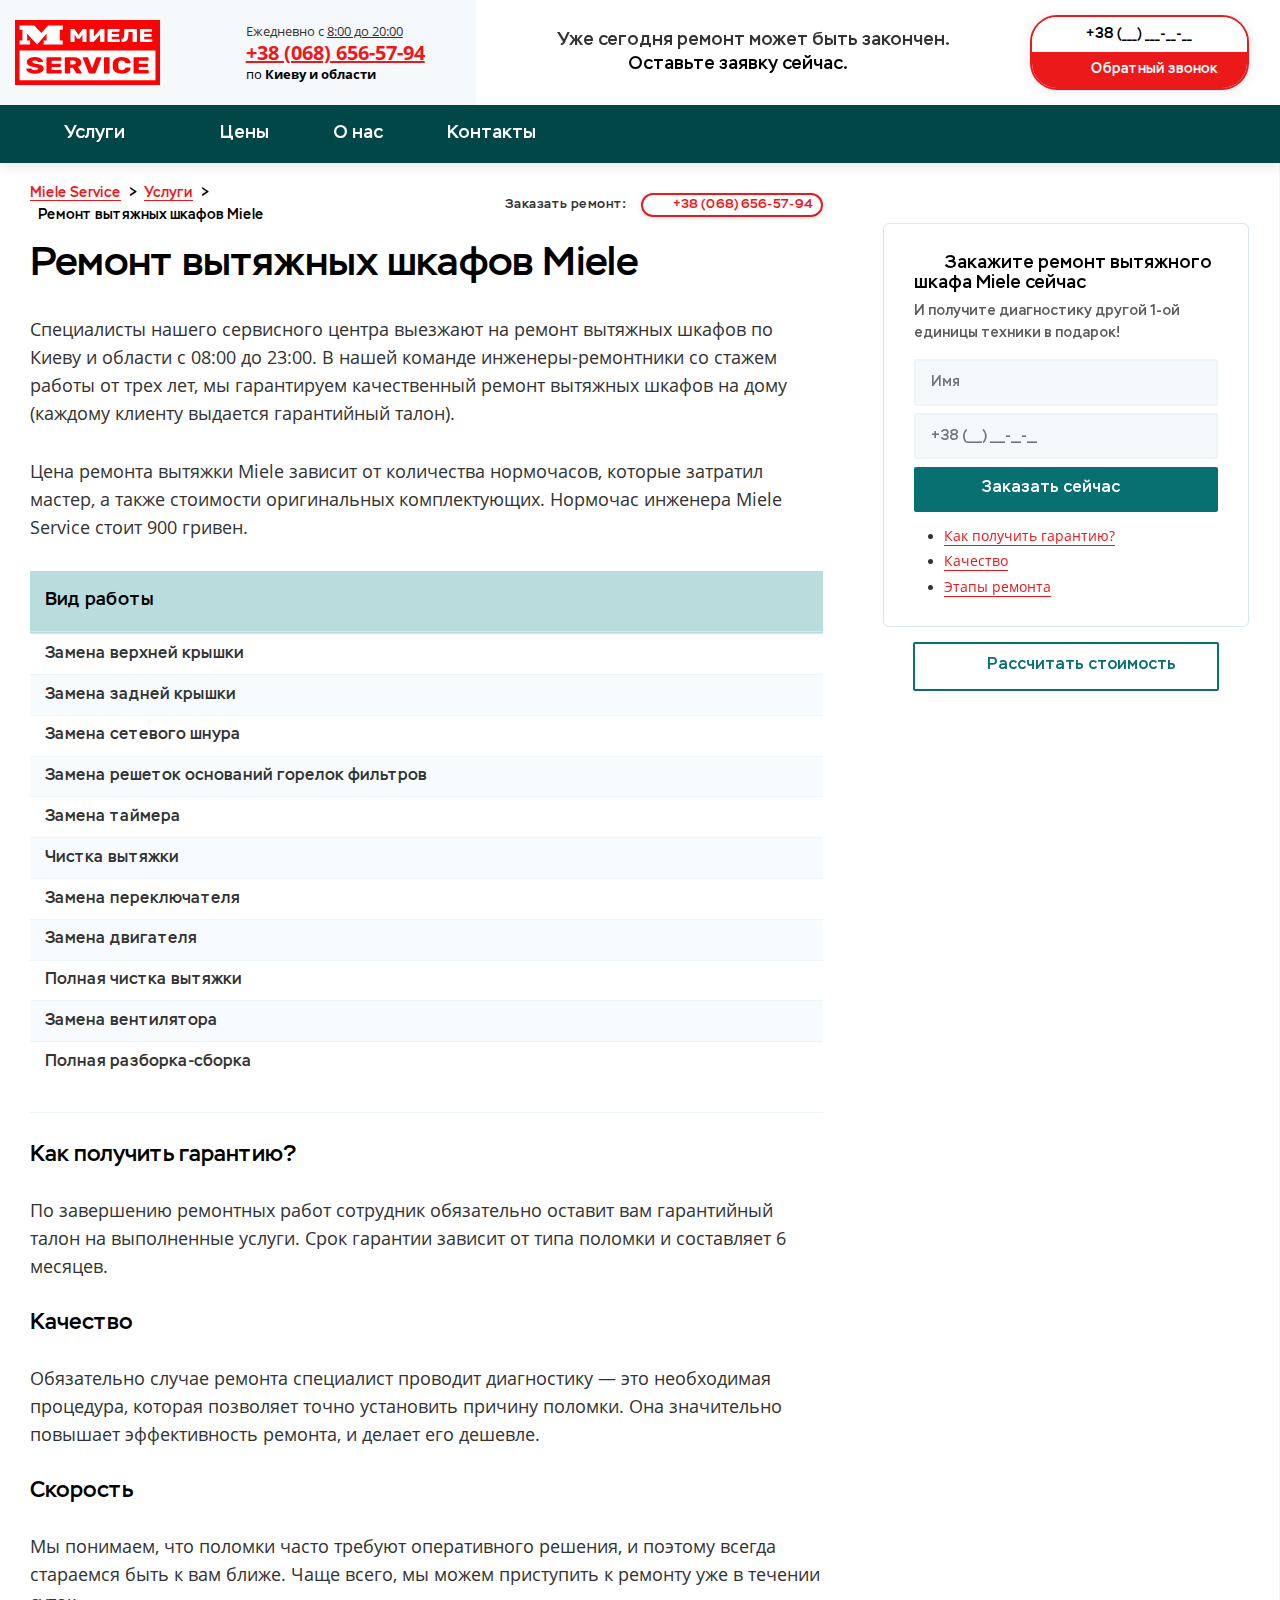
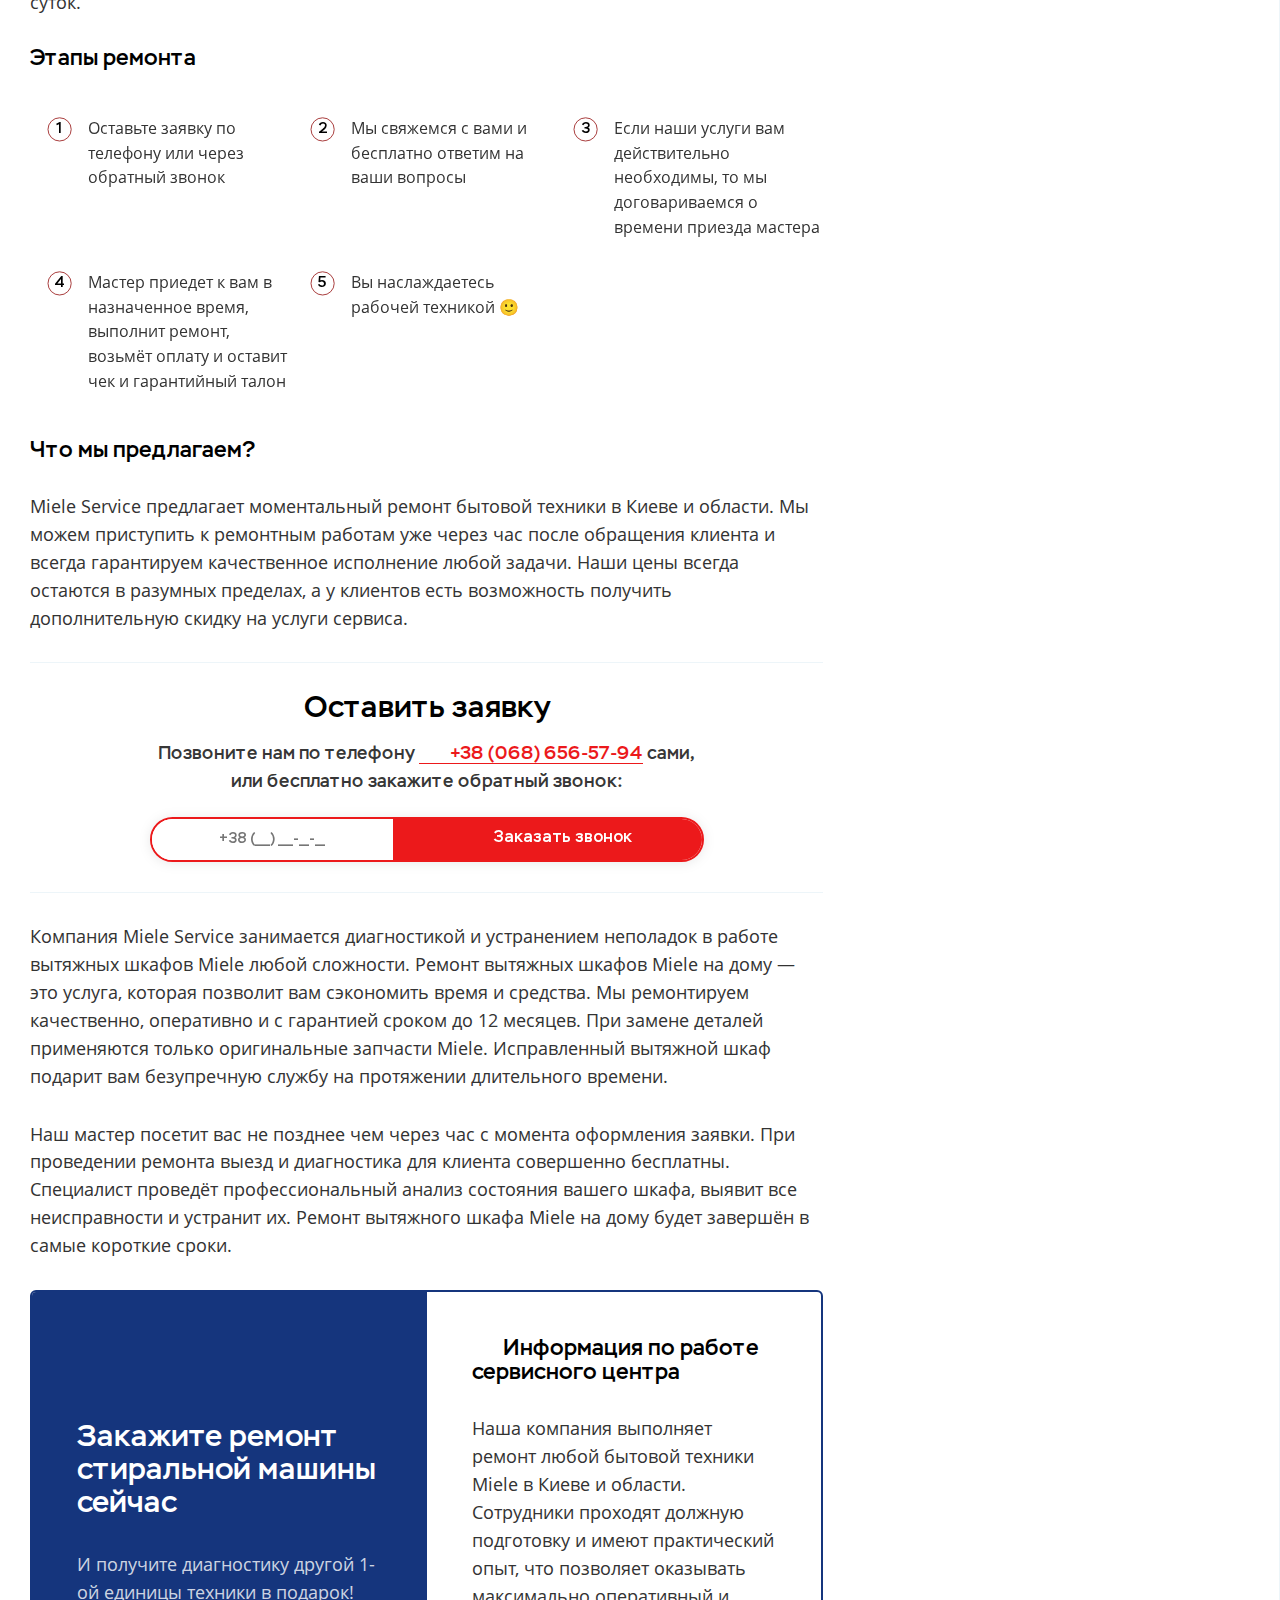
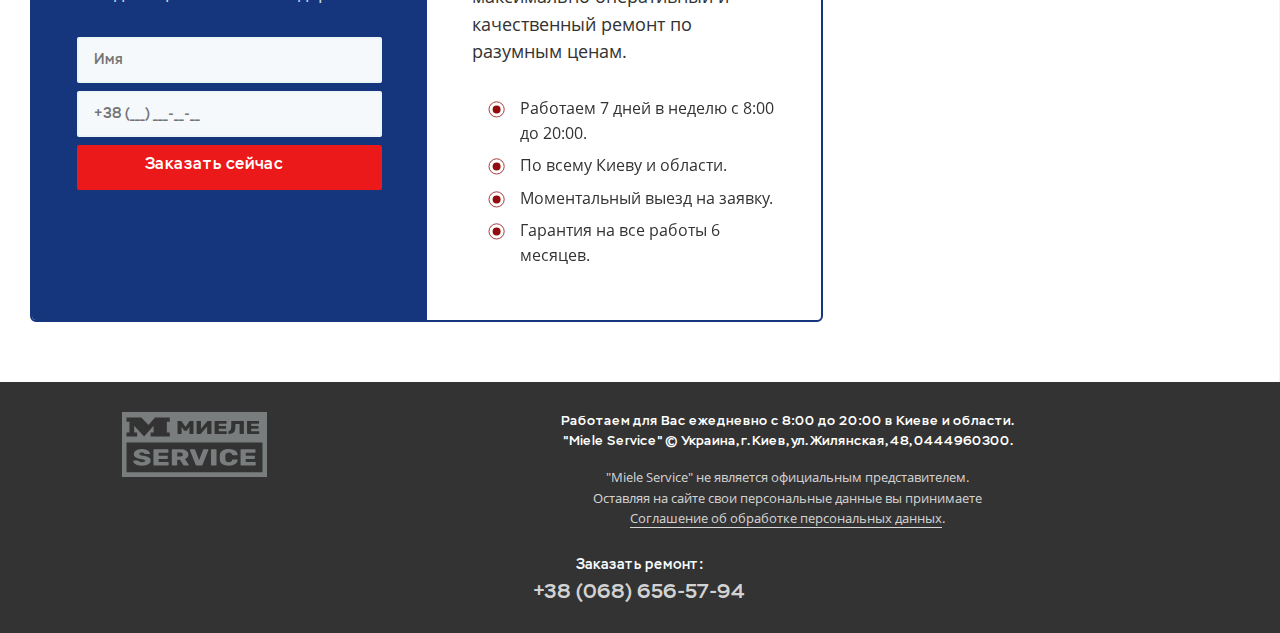
<file: services/remont-vytyazhnyh-shkafov.html>
<!doctype html>
<html lang="ru-RU" prefix="og: http://ogp.me/ns# fb: http://ogp.me/ns/fb# article: http://ogp.me/ns/article#">
	<head>
		<!-- МЕТА -->
		<meta property="og:type" content="article">
		<meta charset="utf-8">
		<meta property="og:locale" content="ru_RU">
		<meta name="viewport" content="width=device-width, user-scalable=no, initial-scale=1.0, maximum-scale=1.0, minimum-scale=1.0">
		<meta http-equiv="X-UA-Compatible" content="ie=edge">
		<meta property="og:url" content="https://the.andrew.pp.ua/services/remont-vytyazhnyh-shkafov">
		<title>Ремонт вытяжных шкафов Miele | Miele Service — Ремонт техники Миле в Киеве и области</title>
		<meta property="og:title" content="Ремонт вытяжных шкафов Miele">
		<meta property="twitter:title" content="Ремонт вытяжных шкафов Miele">
		<meta property="og:site_name" content="Miele Service — Ремонт техники Миле в Киеве и области">
		<meta name="description" content="Миле-Сервис — это гарантия надёжности. Мы выполняем вытяжек в Киеве на дому, и другой бытовой техники Miele.">
		<meta property="og:description" content="Миле-Сервис — это гарантия надёжности. Мы выполняем вытяжек в Киеве на дому, и другой бытовой техники Miele.">
		<meta property="twitter:description" content="Миле-Сервис — это гарантия надёжности. Мы выполняем вытяжек в Киеве на дому, и другой бытовой техники Miele.">
		<meta name="keywords" content="ремонт вытяжных шкафов Miele, вытяжек, ремонт техники в Киеве и области, Миле-Сервис">
		<!-- ГРАФИКА -->
		<meta name="fk:svg:icon" content="https://the.andrew.pp.ua/wp-content/themes/space-x/fk/assets/img-icon/icon">
		<link rel="image_src" href="../assets/miele/web/cover/cover.jpeg">
		<meta property="og:image" content="https://the.andrew.pp.ua/assets/miele/web/cover/cover.jpeg">
		<meta property="vk:image" content="https://the.andrew.pp.ua/assets/miele/web/cover/cover.jpeg">
		<meta property="twitter:image" content="https://the.andrew.pp.ua/assets/miele/web/cover/cover.jpeg">
		<meta property="og:image:width" content="600">
		<meta property="og:image:height" content="350">
		<meta name="twitter:card" content="summary_large_image">
		<meta name="twitter:image:alt" content="Ремонт вытяжных шкафов Miele | Miele Service">
		<!-- FAVICON -->
		<link rel="shortcut icon" href="../assets/miele/web/favicon/favicon.ico">
		<link rel="shortcut icon" href="../assets/miele/web/favicon/favicon.png" type="image/png">
		<link rel="icon" type="image/png" href="../assets/miele/web/favicon/favicon-180x180.png">
		<link rel="apple-touch-icon" href="../assets/miele/web/favicon/favicon-180x180.png">
		<link rel="mask-icon" href="../assets/miele/web/favicon/favicon.svg" color="#149ce2">
		<!-- ПРИЛОЖЕНИЯ -->
		<link rel="manifest" href="../assets/miele/web/manifest.webmanifest">
		<meta name="theme-color" content="#ffffff">
		<!-- Chrome, Firefox OS, Opera -->
		<meta name="msapplication-tile-image" content="/assets/miele/web/favicon/favicon-150x150.png">
		<!-- Windows -->
		<meta name="msapplication-navbutton-color" content="#ffffff">
		<!-- Windows Phone -->
		<meta name="apple-mobile-web-app-status-bar-style" content="#ffffff">
		<!-- iOS Safari -->
		<script type="application/ld+json">
			{
			  "@context" : "http://schema.org",
			  "@type" : "Organization",
			
			  "name" : "Miele Service — Ремонт техники Миле в Киеве и области",
			  "url" : "https://the.andrew.pp.ua",
			  "logo" : "https://the.andrew.pp.ua/assets/miele/web/cover/cover.jpeg",
			  "telephone" : "+38 (068) 656-57-94",
			  "address": {
			      "@type": "PostalAddress",
			      "addressLocality": "Украина, г. Киев",
			      "streetAddress": "ул. Жилянская, 48",
			      "postalCode": "02000"
			    }
			}
		</script>
		<!-- ПОДДЕРЖКА HTML5 -->
		<!--[if lt IE 9]>
		<script>
			document.createElement("header");
			document.createElement("footer");
			document.createElement("section");
			document.createElement("aside");
			document.createElement("nav");
			document.createElement("article");
			document.createElement("hgroup");
			document.createElement("time");
		</script>
		<noscript>
			<strong>Внимание!</strong>
			Поскольку ваш браузер не поддерживает HTML5, некоторые элементы воспроизводятся с помощью JScript.
			Однако в вашем браузере скрипты отключены, пожалуйста, включите их, чтобы браузер смог отобразить данную страницу.
		</noscript>
		<![endif]-->
		<link rel="preload" href="/wp-content/themes/space-x/fk/assets/fonts/stem-medium/stem-medium-regular/stem-medium-regular.woff2" as="font" />
		<link rel="preload" href="/wp-content/themes/space-x/fk/assets/fonts/stem-medium/stem-medium-italic/stem-medium-italic.woff2" as="font" />
		<link rel="preload" href="/wp-content/themes/space-x/fk/assets/fonts/opensans/opensans-regular/opensans-regular.woff2" as="font" />
		<link rel="preload" href="/wp-content/themes/space-x/fk/assets/fonts/opensans/opensans-bold/opensans-bold.woff2" as="font" />
		<link rel="preload" href="/wp-content/themes/space-x/style.css" as="style" />
		<link rel="preload" href="/wp-content/themes/space-x/fk.js" as="script" />
		<script>
			let fkReadyCallback = fkReadyCallbackLock();
			
			function fkReadyCallbackLock () {
			    let funcs = [
			        function () {
			          console.log( "Ready callback is running!" );
			        },
			    ];
			
			    return function( callback ) {
			        if( callback ){
			            funcs.push(callback);
			        } else {
			            for( let i = 0; i < funcs.length; i++ ){
			                funcs[i]();
			            }
			        }
			    }
			}
		</script><!-- Global site tag (gtag.js) - Google Analytics -->
		<script async src="https://www.googletagmanager.com/gtag/js?id=UA-127965500-3"></script>
		<script>
			window.dataLayer = window.dataLayer || [];
			function gtag(){dataLayer.push(arguments);}
			gtag('js', new Date());
			
			gtag('config', 'UA-127965500-3', {'send_page_view': false});
		</script>
		<script>
			function initRingostat(){return;
			  if (typeof(ga) !== 'undefined') {
			    ga('gtag_UA_127965500_3.require','ringostat');
			    gtag('event', 'page_view');
			    (function (d,s,u,e,p) {
			      p=d.getElementsByTagName(s)[0],e=d.createElement(s),e.async=1,e.src=u,p.parentNode.insertBefore(e, p);
			    })(document, 'script', 'https://script.ringostat.com/v4/eb/ebf7dd389603dadf722629525e898f1ea2ddb849.js');
			  } else {
			    setTimeout(initRingostat,200);
			  }
			}
			initRingostat();
		</script><!-- Yandex.Metrika counter -->
		<script>   var yaParams = {ip_adress: "77.222.156.62"} </script>
		<script type="text/javascript" >
			(function (d, w, c) {
			  (w[c] = w[c] || []).push(function() {
			    try {
			      w.yaCounter51195980 = new Ya.Metrika2({
			        id:51195980,
			        params:window.yaParams,
			        triggerEvent:true,
			        clickmap:true,
			        trackLinks:true,
			        accurateTrackBounce:true,
			        webvisor:true,
			        ecommerce:"dataLayer"
			      });
			    } catch(e) { }
			  });
			
			  var n = d.getElementsByTagName("script")[0],
			    s = d.createElement("script"),
			    f = function () { n.parentNode.insertBefore(s, n); };
			  s.type = "text/javascript";
			  s.async = true;
			  s.src = "https://mc.yandex.ru/metrika/tag.js";
			
			  if (w.opera == "[object Opera]") {
			    d.addEventListener("DOMContentLoaded", f, false);
			  } else { f(); }
			})(document, window, "yandex_metrika_callbacks2");
		</script>
		<noscript>
			<div><img src="https://mc.yandex.ru/watch/51195980" style="position:absolute; left:-9999px;" alt="" /></div>
		</noscript>
		<!-- /Yandex.Metrika counter --><script>
			(function(w, d, s, h, id) {return;
			    w.roistatProjectId = id; w.roistatHost = h;
			    var p = d.location.protocol == "https:" ? "https://" : "http://";
			    var u = /^.*roistat_visit=[^;]+(.*)?$/.test(d.cookie) ? "/dist/module.js" : "/api/site/1.0/"+id+"/init";
			    var js = d.createElement(s); js.charset="UTF-8"; js.async = 1; js.src = p+h+u; var js2 = d.getElementsByTagName(s)[0]; js2.parentNode.insertBefore(js, js2);
			})(window, document, 'script', 'cloud.roistat.com', '84d1bf327e79eaac5a6ce365d1b5ec1e');
		</script>
		<link rel='stylesheet' id='tablepress-default-css'  href='/wp-content/plugins/tablepress/css/default.min.css?ver=1.12' type='text/css' media='all' />
		<link rel="canonical" href="remont-vytyazhnyh-shkafov.html" />
		<link rel="alternate" type="application/json+oembed" href="/wp-json/oembed/1.0/embed?url=https%3A%2F%2Fthe.andrew.pp.ua%2Fservices%2Fremont-vytyazhnyh-shkafov" />
		<link rel="alternate" type="text/xml+oembed" href="/wp-json/oembed/1.0/embed?url=https%3A%2F%2Fthe.andrew.pp.ua%2Fservices%2Fremont-vytyazhnyh-shkafov&#038;format=xml" />
	</head>
	<body>
		<div id="fk-preload"></div>
		<style>#fk-preload{transition:opacity .5s}#fk-preload div{position:fixed;top:0;bottom:0;left:0;right:0;z-index:99999999999;background-color:#fff}#fk-preload img{position:fixed;top:50%;left:50%;transform:translate(-50%,-50%);width:250px}</style>
		<script>
			var fkPreload = document.getElementById("fk-preload");
			var div = document.createElement( "div" );
			fkPreload.append( div );
			
			window.addEventListener('DOMContentLoaded', function(){
			    setTimeout( function(){
			        fkPreload.style.opacity = "0";
			    }, 150);
			} );
			
			fkPreload.addEventListener("transitionend", function(){
			    fkPreload.remove();
			});
		</script>
		<header class="layout-header ">
			<div class="layout-header__container">
				<div class="layout-header__grid fk-grid-3 fk-grid-md-5 fk-grid-sm-2 fk-grid-xs-1 fk-grid-mr-1 fk-grid_padding">
					<div class="layout-header-logo col-md-2 layout-header-logo_bg-light fk-center-y">
						<div class="fk-grid fk-grid_flexible">
							<div class="logo fk-center-y">
								<a href="/" title="Сервисный центр по ремонту бытовой техники Miele Service"><img src="../assets/miele/logo.svg" alt="Логотип Miele Service"></a>
							</div>
							<div class="fk-center-y">
								<div class="layout-header-group tel">
									<div class="layout-header-group__text">Ежедневно с <u>8:00 до 20:00</u> <b class="text-xs"><br>в Киеве и области.</b></div>
									<a class="layout-header-group__title call_phone_miele" href="tel:+38 (068) 656-57-94">+38 (068) 656-57-94</a>
									<div class="layout-header-group__subtitle">по <b>Киеву и области</b></div>
								</div>
							</div>
						</div>
					</div>
					<div class="layout-header-slogan col-md-2 fk-center-y">
						<div>
							<div>Уже сегодня ремонт может быть закончен.</div>
							<div id="layout-header-slogan-link" class="link">Оставьте заявку сейчас. <i class="fk-icon-stroke-right fk-icon-dark-darken" fk-icon="lonicons/md/arrow-forward"></i></div>
							<a class="phone-xs call_phone_miele" href="tel:+38 (068) 656-57-94">
							<i class="fk-icon-stroke-left fk-icon-color-cta" fk-icon="lonicons/md/call"></i>
							+38 (068) 656-57-94              </a>
						</div>
						<script>
							window.addEventListener('DOMContentLoaded', function(){
							    document.getElementById("layout-header-slogan-link").addEventListener( "click", function () {
							        document.getElementById("layout-header-input-tel").focus();
							    } );
							} );
						</script>
					</div>
					<div class="col-sm-2 fk-center-y">
						<form action="https://the.andrew.pp.ua/order.php" method="post" class="callback callback_md callback_center">
							<input id="layout-header-input-tel" type="tel" placeholder="+38 (___) ___-__-__" name="field-phone" required>
							<button class="fk-btn-cta">
							<i class="fk-icon-stroke-left" fk-icon="lonicons/md/call"></i>
							Обратный звонок    </button>
							<input type="hidden" name="sx-post-auto-send" value="true">
							<input type="hidden" name="sx-post-order-type" value="callback">
						</form>
						<script>
							window.addEventListener('DOMContentLoaded', function(){
							    var html = document.documentElement;
							    var body = document.body;
							    var scrollTop = html.scrollTop || body && body.scrollTop || 0;
							    scrollTop -= html.clientTop;
							
							    if( scrollTop <= 21 )
							        document.getElementById("layout-header-input-tel").focus();
							} );
						</script>
					</div>
				</div>
			</div>
		</header>
		<section class="nav-header fk-bg-color-prim-darken fk-shadow-box">
			<div class="fk-container-lg">
				<div class="nav-header__grid fk-grid-5 fk-grid-xs-2 fk-grid-mr-2">
					<nav class="col-4 fk-center-y">
						<ul class="fk-navs fk-navs-media fk-navs_inverse fk-navs_fz-mg" id="">
							<li class=' sub-menu'>
								<a href='/services.html' rel='' title='Услуги'>Услуги</a>
								<ul>
									<li class=' '><a href='/services/remont-stiralnyh-mashin.html' rel='' title='Ремонт стиральных машин Miele'><span>Ремонт стиральных машин Miele</span></a></li>
									<li class=' '><a href='/services/remont-holodilnikov.html' rel='' title='Ремонт холодильников Miele'><span>Ремонт холодильников Miele</span></a></li>
									<li class=' '><a href='/services/remont-kofemashin.html' rel='' title='Ремонт кофемашин Miele'><span>Ремонт кофемашин Miele</span></a></li>
									<li class=' '><a href='/services/remont-posudomoechnyh-mashin.html' rel='' title='Ремонт посудомоечных машин Miele'><span>Ремонт посудомоечных машин Miele</span></a></li>
									<li class=' '><a href='/services/remont-mikrovolnovyh-pechej.html' rel='' title='Ремонт микроволновых печей Miele'><span>Ремонт микроволновых печей Miele</span></a></li>
									<li class=' '><a href='/services/remont-varochnyh-panelej.html' rel='' title='Ремонт варочных панелей Miele'><span>Ремонт варочных панелей Miele</span></a></li>
									<li class=' '><a href='/services/remont-duhovyh-shkafov.html' rel='' title='Ремонт духовых шкафов Miele'><span>Ремонт духовых шкафов Miele</span></a></li>
									<li class=' '><a href='/services/remont-vytyazhnyh-shkafov.html' rel='' title='Ремонт вытяжных шкафов Miele'><span>Ремонт вытяжных шкафов Miele</span></a></li>
									<li class=' '><a href='/services/remont-sushilnyh-mashin.html' rel='' title='Ремонт сушильных машин Miele'><span>Ремонт сушильных машин Miele</span></a></li>
								</ul>
							</li>
							<li class=' '><a href='/more/prices.html' rel='' title='Цены'>Цены</a></li>
							<li class=' '><a href='/more/about.html' rel='nofollow' title='О нас'>О нас</a></li>
							<li class=' '><a href='/contacts.html' rel='nofollow' title='Контакты'>Контакты</a></li>
						</ul>
					</nav>
					<div class="nav-header__call fk-text-inverse-h">
						<a class="fk-btn-cta fk-btn-sm call_phone_miele" href="tel:+38 (068) 656-57-94">
						<i class="fk-icon-stroke-left" fk-icon="lonicons/md/call"></i>
						+38 (068) 656-57-94              </a>
					</div>
				</div>
			</div>
		</section>
		<script>
			fkReadyCallback( function () {
			    fk.navs( {
			        "navs" : "fk-navs-media",
			        "icon" : "<i class='fk-icon-stroke-right fk-icon-sm' fk-icon='fill/arrow-down'></i>"
			    } );
			
			    fk.sticky( "nav-header" );
			} );
		</script>
		<section class="template-service">
			<div class="fk-grid-3 fk-grid-sm-1 fk-grid-xs-1 fk-grid-mr-1">
				<div class="template-service__content col-2">
					<section class="breadcrumbs ">
						<div class="breadcrumbs__grid fk-grid fk-grid_flexible">
							<div class="breadcrumbs__crumbs" itemscope itemtype="https://schema.org/BreadcrumbList">
								<!-- Breadcrumb NavXT 6.4.0 -->
								<span itemprop="itemListElement" itemscope itemtype="https://schema.org/ListItem" typeof="ListItem">
									<a itemprop="item" typeof="WebPage" title="Ремонт бытовой техники Miele Service" href="/" class="home" ><span itemprop="name">Miele Service</span></a>
									<meta itemprop="position" content="1">
								</span>
								&gt; 
								<span itemprop="itemListElement" itemscope itemtype="https://schema.org/ListItem" typeof="ListItem">
									<a itemprop="item" typeof="WebPage" title="Услуги" href="../services.html" class="post post-services-archive" >
									<span itemprop="name">Услуги</span>
									</a>
									<meta itemprop="position" content="2">
								</span>
								&gt; 
								<span class="post post-services current-item" itemprop="itemListElement" itemscope="" itemtype="https://schema.org/ListItem" typeof="ListItem">
									<span itemprop="name">Ремонт вытяжных шкафов Miele</span>
									<meta itemprop="position" content="3">
								</span>
							</div>
							<div class="breadcrumbs__call">
								<span>Заказать ремонт: </span>
								<a class="call_phone_miele" href='tel:+38 (068) 656-57-94'><i class='fk-icon-stroke-left fk-icon-color-cta' fk-icon='lonicons/md/call'></i> +38 (068) 656-57-94</a>
							</div>
						</div>
					</section>
					<section class="article">
						<header>
							<h1>Ремонт вытяжных шкафов Miele</h1>
							<p>Специалисты нашего сервисного центра выезжают на ремонт вытяжных шкафов по Киеву и области с 08:00 до 23:00. В нашей команде инженеры-ремонтники со стажем работы от трех лет, мы гарантируем качественный ремонт вытяжных шкафов на дому (каждому клиенту выдается гарантийный талон).</p>
							<p>Цена ремонта вытяжки Miele зависит от количества нормочасов, которые затратил мастер, а также стоимости оригинальных комплектующих. Нормочас инженера Miele Service стоит 900 гривен.</p>
						</header>
						
						<section class="prices ">
							<div class="prices__table">
								<table>
									<thead>
										<tr>
											<td>Вид работы</td>
										</tr>
									</thead>
									<tbody>
										<tr>
											<td>Замена верхней крышки</td>
										</tr>
										<tr>
											<td>Замена задней крышки</td>
										</tr>
										<tr>
											<td>Замена сетевого шнура</td>
										</tr>
										<tr>
											<td>Замена решеток оснований горелок фильтров</td>
										</tr>
										<tr>
											<td>Замена таймера</td>
										</tr>
										<tr>
											<td>Чистка вытяжки</td>
										</tr>
										<tr>
											<td>Замена переключателя</td>
										</tr>
										<tr>
											<td>Замена двигателя</td>
										</tr>
										<tr>
											<td>Полная чистка вытяжки</td>
										</tr>
										<tr>
											<td>Замена вентилятора</td>
										</tr>
										<tr>
											<td>Полная разборка-сборка</td>
										</tr>
									</tbody>
								</table>
							</div>
						</section>
						<div class="fk-divider mt-md mb-md"></div>
						<section class="section-faq ">
							<h3 id='how-to-get-guarantee'>Как получить гарантию?</h3>
							<p>По завершению ремонтных работ сотрудник обязательно оставит вам гарантийный талон на выполненные услуги. Срок гарантии зависит от типа поломки и составляет 6 месяцев.</p>
							<h3 id='how-to-get-discount'>Качество</h3>
							<p>Обязательно случае ремонта специалист проводит диагностику — это необходимая процедура, которая позволяет точно установить причину поломки. Она значительно повышает эффективность ремонта, и делает его дешевле.</p>
							<h3 id='our-speed'>Скорость</h3>
							<p>Мы понимаем, что поломки часто требуют оперативного решения, и поэтому всегда стараемся быть к вам ближе. Чаще всего, мы можем приступить к ремонту уже в течении суток.</p>
							<h3 id='steps-of-work'>Этапы ремонта</h3>
							<ol>
								<li>Оставьте заявку по телефону или через обратный звонок</li>
								<li>Мы свяжемся с вами и бесплатно ответим на ваши вопросы</li>
								<li>Если наши услуги вам действительно необходимы, то мы договариваемся о времени приезда мастера</li>
								<li>Мастер приедет к вам в назначенное время, выполнит ремонт, возьмёт оплату и оставит чек и гарантийный талон</li>
								<li>Вы наслаждаетесь рабочей техникой 🙂</li>
							</ol>
							<h3 id='what-do-we-offer'>Что мы предлагаем?</h3>
							<p>Miele Service предлагает моментальный ремонт бытовой техники в Киеве и области. Мы можем приступить к ремонтным работам уже через час после обращения клиента и всегда гарантируем качественное исполнение любой задачи. Наши цены всегда остаются в разумных пределах, а у клиентов есть возможность получить дополнительную скидку на услуги сервиса.</p>
						</section>
						<script>
							fkReadyCallback(function () {
							    var ol = document.querySelectorAll( ".section-faq ol" );
							    _.each(ol, function (item) {
							        item.classList.add( "divided-3", "sx-list-ol", "sx-list-lg" );
							    });
							});
						</script>
						<section class="order-box ">
							<h2 class='title'>Оставить заявку</h2>
							<p class='subtitle'>Позвоните нам по телефону <a class='call_phone_miele' href='tel:+38 (068) 656-57-94'><i class='fk-icon-stroke-left fk-icon-color-cta' fk-icon='lonicons/md/call'></i> +38 (068) 656-57-94</a> сами, <br>или бесплатно закажите обратный звонок:</p>
							<div class="order-box__callback">
								<form action="https://the.andrew.pp.ua/order.php" method="post" class="callback callback_center">
									<input id="" type="tel" placeholder="+38 (___) ___-__-__" name="field-phone" required>
									<button class="fk-btn-cta">
									<i class="fk-icon-stroke-left" fk-icon="lonicons/md/call"></i>
									Заказать звонок    </button>
									<input type="hidden" name="sx-post-auto-send" value="true">
									<input type="hidden" name="sx-post-order-type" value="callback">
								</form>
							</div>
						</section>
						<article class='content'>
							<p>Компания Miele Service занимается диагностикой и устранением неполадок в работе вытяжных шкафов Miele любой сложности. Ремонт вытяжных шкафов Miele на дому &#8212; это услуга, которая позволит вам сэкономить время и средства. Мы ремонтируем качественно, оперативно и с гарантией сроком до 12 месяцев. При замене деталей применяются только оригинальные запчасти Miele. Исправленный вытяжной шкаф подарит вам безупречную службу на протяжении длительного времени.</p>
							<p>Наш мастер посетит вас не позднее чем через час с момента оформления заявки. При проведении ремонта выезд и диагностика для клиента совершенно бесплатны. Специалист проведёт профессиональный анализ состояния вашего шкафа, выявит все неисправности и устранит их. Ремонт вытяжного шкафа Miele на дому будет завершён в самые короткие сроки.</p>
						</article>
						<section class="form-double">
							<div class="form-double__grid fk-grid-2 fk-grid-xs-1 fk-grid-mr-1">
								<div class="form-double__form fk-center-y">
									<div>
										<header>
											<h2 class="fk-text-inverse-h">Закажите ремонт стиральной машины сейчас</h2>
											<p class="fk-text-inverse-p">И получите диагностику другой 1-ой единицы техники в подарок!</p>
										</header>
										<form action="https://the.andrew.pp.ua/order.php" method="post" class="form">
											<input type="text" placeholder="Имя" name="field-name">
											<input type="tel" placeholder="+38 (___) ___-__-__" name="field-phone" required>
											<div class="fk-btn-box fk-btn-box_extend">
												<button class="fk-btn-cta">Заказать сейчас <i class="fk-icon-stroke-right" fk-icon="lonicons/md/arrow-forward"></i></button>
											</div>
											<input type="hidden" name="sx-post-auto-send" value="true">
											<input type="hidden" name="sx-post-order-type" value="request">
										</form>
									</div>
								</div>
								<div class="form-double__content">
									<h3><i class="fk-icon-stroke-left fk-icon-color-cta-darken" fk-icon="lonicons/md/information-circle-outline"></i>Информация по работе сервисного центра</h3>
									<p>Наша компания выполняет ремонт любой бытовой техники Miele в Киеве и области. Сотрудники проходят должную подготовку и имеют практический опыт, что позволяет оказывать максимально оперативный и качественный ремонт по разумным ценам.</p>
									<ul class="sx-list-ul sx-list-lg">
										<li>Работаем 7 дней в неделю с 8:00 до 20:00.</li>
										<li>По всему Киеву и области.</li>
										<li>Моментальный выезд на заявку.</li>
										<li>Гарантия на все работы 6 месяцев.</li>
									</ul>
								</div>
							</div>
						</section>
					</section>
				</div>
				<aside class="template-service__aside md-after-display">
					<div class="fk-js-sticky-box" data-additional-elem="">
						<section class="form-aside ">
							<div class="form-aside__frame">
								<header>
									<h4 class="title"><i class="fk-icon-stroke-left fk-icon-color-cta-darken" fk-icon="lonicons/md/flame"></i> Закажите ремонт вытяжного шкафа Miele сейчас</h4>
									<p>И получите диагностику другой 1-ой единицы техники в подарок!</p>
								</header>
								<form class="form" action="https://the.andrew.pp.ua/order.php" method="post">
									<input type="text" placeholder="Имя" name="field-name">
									<input type="tel" placeholder="+38 (___) ___-__-__" name="field-phone" required>
									<div class="fk-btn-box fk-btn-box_extend">
										<button class="fk-btn-prim">Заказать сейчас <i class="fk-icon-stroke-right" fk-icon="lonicons/md/arrow-forward"></i></button>
									</div>
									<input type="hidden" name="sx-post-auto-send" value="true">
									<input type="hidden" name="sx-post-order-type" value="callback">
								</form>
								<ul>
									<li><a href='remont-vytyazhnyh-shkafov.html#how-to-get-guarantee'>Как получить гарантию?</a></li>
									<li><a href='remont-vytyazhnyh-shkafov.html#how-to-get-discount'>Качество</a></li>
									<li><a href='remont-vytyazhnyh-shkafov.html#steps-of-work'>Этапы ремонта</a></li>
								</ul>
							</div>
							<div class="form-aside__btns fk-btn-box fk-btn-box_extend">
								<a href="/order.php" class="fk-btn-prim-linear"><i class="fk-icon-stroke-left" fk-icon="lonicons/md/calculator"></i>Рассчитать стоимость</a>
							</div>
						</section>
					</div>
				</aside>
			</div>
		</section>
		<link rel="stylesheet" href="/wp-content/themes/space-x/style.css">
		<section id="section-cookies" class="section-cookies hidden">
			<span>Чтобы сайт был удобней, мы используем Сookies.</span>
			<button id="section-cookies-button" class="fk-btn-prim-linear fk-btn-sm">Спасибо!</button>
		</section>
		<script>
			fkReadyCallback( function () {
			    var cookies = document.getElementById("section-cookies"),
			        button = document.getElementById("section-cookies-button");
			
			    // Отключаем уведомление
			    button.addEventListener("click", function () {
			        cookies.classList.add( "disabled" );
			        setCookie( "cookies-agree", "agree", 2021 );
			    });
			
			    // Скрываем уведомление в верхней части экрана
			    window.addEventListener('scroll', function(){
			        var html = document.documentElement;
			        var body = document.body;
			        var scrollTop = html.scrollTop || body && body.scrollTop || 0;
			        scrollTop -= html.clientTop;
			
			        ( scrollTop > 350 ) ?
			            cookies.classList.remove( "hidden" ) :
			            cookies.classList.add( "hidden" );
			    } );
			} );
			
			function setCookie( name, value, exp_y, exp_m, exp_d, path, domain, secure ){
			    var cookie_string = name + "=" + escape ( value );
			    if ( exp_y ) {
			        var expires = new Date ( exp_y, exp_m, exp_d );
			        cookie_string += "; expires=" + expires.toGMTString();
			    }
			    if ( path )
			        cookie_string += "; path=" + escape ( path );
			    if ( domain )
			        cookie_string += "; domain=" + escape ( domain );
			    if ( secure )
			        cookie_string += "; secure";
			    document.cookie = cookie_string;
			}
		</script>
		<div class="fk-modal fk-container-xs" data-modal-target="read-later">
			<section class="fk-section fk-section_sm br-box">
				<div class="pl-sm pr-sm">
					<header class="fk-section__title">
						<h3>Отложите статью на потом, если нет времени читать.</h3>
						<p class="fk-font-subtitle mb-xs">
							Для этого просто скопируйте ссылку ниже и сохраните в удобное место:
						</p>
						<div class="fk-grid-3 fk-grid-mr-1 fk-grid_padding">
							<div class="col-2" style="margin-bottom:15px!important;">
								<input id="read-later-link" type="text" readonly>
							</div>
							<button id="read-later-copy" class="fk-btn-prim">Скопировать</button>
						</div>
					</header>
				</div>
			</section>
		</div>
		<script>
			fkReadyCallback(function () {
			    var link = document.getElementById("read-later-link"),
			        copy = document.getElementById("read-later-copy");
			    link.value = window.location.origin + window.location.pathname;
			    copy.addEventListener("click", function () {
			        sxCopyToClipboard(link);
			        copy.innerHTML = "Скопировано!";
			        copy.classList.remove("fk-btn-prim");
			        copy.classList.add("fk-btn-default");
			        setTimeout(function () {
			            copy.innerHTML = "Скопировать";
			            copy.classList.remove("fk-btn-default");
			            copy.classList.add("fk-btn-prim");
			            fk.modal.toggle();
			        }, 2000);
			    });
			});
			
			function sxCopyToClipboard(elem) {
			    // create hidden text element, if it doesn't already exist
			    var targetId = "_hiddenCopyText_";
			    var isInput = elem.tagName === "INPUT" || elem.tagName === "TEXTAREA";
			    var origSelectionStart, origSelectionEnd;
			    if (isInput) {
			        // can just use the original source element for the selection and copy
			        target = elem;
			        origSelectionStart = elem.selectionStart;
			        origSelectionEnd = elem.selectionEnd;
			    } else {
			        // must use a temporary form element for the selection and copy
			        target = document.getElementById(targetId);
			        if (!target) {
			            var target = document.createElement("textarea");
			            target.style.position = "absolute";
			            target.style.left = "-9999px";
			            target.style.top = "0";
			            target.id = targetId;
			            document.body.appendChild(target);
			        }
			        target.textContent = elem.textContent;
			    }
			    // select the content
			    var currentFocus = document.activeElement;
			    target.focus();
			    target.setSelectionRange(0, target.value.length);
			
			    // copy the selection
			    var succeed;
			    try {
			        succeed = document.execCommand("copy");
			    } catch(e) {
			        succeed = false;
			    }
			    // restore original focus
			    if (currentFocus && typeof currentFocus.focus === "function") {
			        currentFocus.focus();
			    }
			
			    if (isInput) {
			        // restore prior selection
			        elem.setSelectionRange(origSelectionStart, origSelectionEnd);
			    } else {
			        // clear temporary content
			        target.textContent = "";
			    }
			    return succeed;
			}
		</script>
		<footer class="layout-footer fk-bg-dark">
			<div class="fk-container-lg">
				<div class="fk-grid-5 fk-grid-md-4 fk-grid-sm-4 fk-grid-xs-4 fk-grid-mr-1 fk-grid_padding">
					<div class="layout-footer__logo lg-before-text-center">
						<a href="/" title="Сервисный центр по ремонту бытовой техники Miele Service"><img src="../assets/miele/logo-inverse.svg" alt="Логотип Miele Service"></a>
					</div>
					<div class="layout-footer__call col-3 col-3 col-md-3 col-sm-3 col-xs-3">
						<p class="fk-ff-title fk-text-inverse-h">
							Работаем для Вас ежедневно с 8:00 до 20:00 в Киеве и области. <br class="sm-after-display">
							"Miele Service" © Украина, г. Киев, ул. Жилянская, 48, 0444960300.
						</p>
						<p class="fk-text-inverse-p">
							"Miele Service" не является официальным представителем. <br>
							Оставляя на сайте свои персональные данные вы принимаете <br class="sm-after-display"><a href="/more/legal" rel="nofollow">Соглашение об обработке персональных данных</a>.
						</p>
					</div>
					<div class="layout-footer__contacts fk-text-inverse text-right lg-before-text-center col-md-4 col-sm-4 col-xs-4">
						<h4>Заказать ремонт:</h4>
						<a class='call_phone_miele' href='tel:+38 (068) 656-57-94'>+38 (068) 656-57-94</a>      
					</div>
				</div>
			</div>
		</footer>
		<script>
			!function(e){"function"==typeof define&&define.amd?define("inputmask.dependencyLib",e):"object"==typeof exports?module.exports=e():e()}(function(){function e(e,t){for(var n=0,i=e.length;n<i;n++)if(e[n]===t)return n;return-1}function t(e){return null==e?e+"":"object"==typeof e||"function"==typeof e?a[a.toString.call(e)]||"object":typeof e}function n(e){return null!=e&&e===e.window}function i(e){var i="length"in e&&e.length,o=t(e);return"function"!==o&&!n(e)&&(!(1!==e.nodeType||!i)||("array"===o||0===i||"number"==typeof i&&i>0&&i-1 in e))}function o(e){return e instanceof Element}function r(e){return e instanceof r?e:this instanceof r?void(void 0!==e&&null!==e&&e!==window&&(this[0]=e.nodeName?e:void 0!==e[0]&&e[0].nodeName?e[0]:document.querySelector(e),void 0!==this[0]&&null!==this[0]&&(this[0].eventRegistry=this[0].eventRegistry||{}))):new r(e)}for(var a={},l="Boolean Number String Function Array Date RegExp Object Error".split(" "),s=0;s<l.length;s++)a["[object "+l[s]+"]"]=l[s].toLowerCase();return r.prototype={on:function(e,t){function n(e,n){r.addEventListener?r.addEventListener(e,t,!1):r.attachEvent&&r.attachEvent("on"+e,t),i[e]=i[e]||{},i[e][n]=i[e][n]||[],i[e][n].push(t)}if(o(this[0]))for(var i=this[0].eventRegistry,r=this[0],a=e.split(" "),l=0;l<a.length;l++){var s=a[l].split("."),f=s[0],c=s[1]||"global";n(f,c)}return this},off:function(e,t){function n(e,t,n){if(e in r==!0)if(a.removeEventListener?a.removeEventListener(e,n,!1):a.detachEvent&&a.detachEvent("on"+e,n),"global"===t)for(var i in r[e])r[e][i].splice(r[e][i].indexOf(n),1);else r[e][t].splice(r[e][t].indexOf(n),1)}function i(e,n){var i,o,a=[];if(e.length>0)if(void 0===t)for(i=0,o=r[e][n].length;i<o;i++)a.push({ev:e,namespace:n&&n.length>0?n:"global",handler:r[e][n][i]});else a.push({ev:e,namespace:n&&n.length>0?n:"global",handler:t});else if(n.length>0)for(var l in r)for(var s in r[l])if(s===n)if(void 0===t)for(i=0,o=r[l][s].length;i<o;i++)a.push({ev:l,namespace:s,handler:r[l][s][i]});else a.push({ev:l,namespace:s,handler:t});return a}if(o(this[0]))for(var r=this[0].eventRegistry,a=this[0],l=e.split(" "),s=0;s<l.length;s++)for(var f=l[s].split("."),c=i(f[0],f[1]),u=0,v=c.length;u<v;u++)n(c[u].ev,c[u].namespace,c[u].handler);return this},trigger:function(e){if(o(this[0]))for(var t=this[0].eventRegistry,n=this[0],i="string"==typeof e?e.split(" "):[e.type],a=0;a<i.length;a++){var l=i[a].split("."),s=l[0],f=l[1]||"global";if(void 0!==document&&"global"===f){var c,u,v={bubbles:!1,cancelable:!0,detail:Array.prototype.slice.call(arguments,1)};if(document.createEvent){try{c=new CustomEvent(s,v)}catch(e){c=document.createEvent("CustomEvent"),c.initCustomEvent(s,v.bubbles,v.cancelable,v.detail)}e.type&&r.extend(c,e),n.dispatchEvent(c)}else c=document.createEventObject(),c.eventType=s,e.type&&r.extend(c,e),n.fireEvent("on"+c.eventType,c)}else if(void 0!==t[s])if(arguments[0]=arguments[0].type?arguments[0]:r.Event(arguments[0]),"global"===f)for(var p in t[s])for(u=0;u<t[s][p].length;u++)t[s][p][u].apply(n,arguments);else for(u=0;u<t[s][f].length;u++)t[s][f][u].apply(n,arguments)}return this},position:function(){if(o(this[0]))return{top:this[0].offsetTop,left:this[0].offsetLeft}}},r.isFunction=function(e){return"function"===t(e)},r.noop=function(){},r.isArray=Array.isArray,r.inArray=function(t,n,i){return null==n?-1:e(n,t,i)},r.valHooks=void 0,r.isPlainObject=function(e){return"object"===t(e)&&!e.nodeType&&!n(e)&&!(e.constructor&&!a.hasOwnProperty.call(e.constructor.prototype,"isPrototypeOf"))},r.extend=function(){var e,t,n,i,o,a,l=arguments[0]||{},s=1,f=arguments.length,c=!1;for("boolean"==typeof l&&(c=l,l=arguments[s]||{},s++),"object"==typeof l||r.isFunction(l)||(l={}),s===f&&(l=this,s--);s<f;s++)if(null!=(e=arguments[s]))for(t in e)n=l[t],i=e[t],l!==i&&(c&&i&&(r.isPlainObject(i)||(o=r.isArray(i)))?(o?(o=!1,a=n&&r.isArray(n)?n:[]):a=n&&r.isPlainObject(n)?n:{},l[t]=r.extend(c,a,i)):void 0!==i&&(l[t]=i));return l},r.each=function(e,t){var n,o=0;if(i(e))for(var r=e.length;o<r&&(n=t.call(e[o],o,e[o]),n!==!1);o++);else for(o in e)if(n=t.call(e[o],o,e[o]),n===!1)break;return e},r.map=function(e,t){var n,o=0,r=e.length,a=i(e),l=[];if(a)for(;o<r;o++)n=t(e[o],o),null!=n&&l.push(n);else for(o in e)n=t(e[o],o),null!=n&&l.push(n);return[].concat(l)},r.data=function(e,t,n){return void 0===n?e.__data?e.__data[t]:null:(e.__data=e.__data||{},void(e.__data[t]=n))},r.Event=function(e,t){t=t||{bubbles:!1,cancelable:!1,detail:void 0};var n=document.createEvent("CustomEvent");return n.initCustomEvent(e,t.bubbles,t.cancelable,t.detail),n},r.Event.prototype=window.Event.prototype,window.dependencyLib=r,r});
			!function(e){"function"==typeof define&&define.amd?define("inputmask",["inputmask.dependencyLib"],e):"object"==typeof exports?module.exports=e(require("./inputmask.dependencyLib")):e(window.dependencyLib||jQuery)}(function(e){function t(i,a){return this instanceof t?(e.isPlainObject(i)?a=i:(a=a||{},a.alias=i),this.el=void 0,this.opts=e.extend(!0,{},this.defaults,a),this.maskset=void 0,this.noMasksCache=a&&void 0!==a.definitions,this.userOptions=a||{},this.events={},this.dataAttribute="data-inputmask",this.isRTL=this.opts.numericInput,void n(this.opts.alias,a,this.opts)):new t(i,a)}function n(t,i,a){var o=a.aliases[t];return o?(o.alias&&n(o.alias,void 0,a),e.extend(!0,a,o),e.extend(!0,a,i),!0):(null===a.mask&&(a.mask=t),!1)}function i(n,i){function a(n,a,o){if(null!==n&&""!==n){if(1===n.length&&o.greedy===!1&&0!==o.repeat&&(o.placeholder=""),o.repeat>0||"*"===o.repeat||"+"===o.repeat){var r="*"===o.repeat?0:"+"===o.repeat?1:o.repeat;n=o.groupmarker.start+n+o.groupmarker.end+o.quantifiermarker.start+r+","+o.repeat+o.quantifiermarker.end}var s;return void 0===t.prototype.masksCache[n]||i===!0?(s={mask:n,maskToken:t.prototype.analyseMask(n,o),validPositions:{},_buffer:void 0,buffer:void 0,tests:{},metadata:a,maskLength:void 0},i!==!0&&(t.prototype.masksCache[o.numericInput?n.split("").reverse().join(""):n]=s,s=e.extend(!0,{},t.prototype.masksCache[o.numericInput?n.split("").reverse().join(""):n]))):s=e.extend(!0,{},t.prototype.masksCache[o.numericInput?n.split("").reverse().join(""):n]),s}}var o;if(e.isFunction(n.mask)&&(n.mask=n.mask(n)),e.isArray(n.mask)){if(n.mask.length>1){n.keepStatic=null===n.keepStatic||n.keepStatic;var r=n.groupmarker.start;return e.each(n.numericInput?n.mask.reverse():n.mask,function(t,i){r.length>1&&(r+=n.groupmarker.end+n.alternatormarker+n.groupmarker.start),r+=void 0===i.mask||e.isFunction(i.mask)?i:i.mask}),r+=n.groupmarker.end,a(r,n.mask,n)}n.mask=n.mask.pop()}return n.mask&&(o=void 0===n.mask.mask||e.isFunction(n.mask.mask)?a(n.mask,n.mask,n):a(n.mask.mask,n.mask,n)),o}function a(n,i,o){function u(e,t,n){t=t||0;var i,a,r,s=[],l=0,c=p();W=void 0!==q?q.maxLength:void 0,W===-1&&(W=void 0);do e===!0&&d().validPositions[l]?(r=d().validPositions[l],a=r.match,i=r.locator.slice(),s.push(n===!0?r.input:n===!1?a.nativeDef:j(l,a))):(r=m(l,i,l-1),a=r.match,i=r.locator.slice(),(o.jitMasking===!1||l<c||"number"==typeof o.jitMasking&&isFinite(o.jitMasking)&&o.jitMasking>l)&&s.push(n===!1?a.nativeDef:j(l,a))),l++;while((void 0===W||l<W)&&(null!==a.fn||""!==a.def)||t>l);return""===s[s.length-1]&&s.pop(),d().maskLength=l+1,s}function d(){return i}function f(e){var t=d();t.buffer=void 0,e!==!0&&(t._buffer=void 0,t.validPositions={},t.p=0)}function p(e,t,n){var i=-1,a=-1,o=n||d().validPositions;void 0===e&&(e=-1);for(var r in o){var s=parseInt(r);o[s]&&(t||null!==o[s].match.fn)&&(s<=e&&(i=s),s>=e&&(a=s))}return i!==-1&&e-i>1||a<e?i:a}function v(t,n,i,a){function r(e){var t=d().validPositions[e];if(void 0!==t&&null===t.match.fn){var n=d().validPositions[e-1],i=d().validPositions[e+1];return void 0!==n&&void 0!==i}return!1}var s,l=t,c=e.extend(!0,{},d().validPositions),u=!1;for(d().p=t,s=n-1;s>=l;s--)void 0!==d().validPositions[s]&&(i!==!0&&(!d().validPositions[s].match.optionality&&r(s)||o.canClearPosition(d(),s,p(),a,o)===!1)||delete d().validPositions[s]);for(f(!0),s=l+1;s<=p();){for(;void 0!==d().validPositions[l];)l++;if(s<l&&(s=l+1),void 0===d().validPositions[s]&&A(s))s++;else{var v=m(s);u===!1&&c[l]&&c[l].match.def===v.match.def?(d().validPositions[l]=e.extend(!0,{},c[l]),d().validPositions[l].input=v.input,delete d().validPositions[s],s++):g(l,v.match.def)?_(l,v.input||j(s),!0)!==!1&&(delete d().validPositions[s],s++,u=!0):A(s)||(s++,l--),l++}}f(!0)}function h(e,t){for(var n,i=e,a=p(),r=d().validPositions[a]||y(0)[0],s=void 0!==r.alternation?r.locator[r.alternation].toString().split(","):[],l=0;l<i.length&&(n=i[l],!(n.match&&(o.greedy&&n.match.optionalQuantifier!==!0||(n.match.optionality===!1||n.match.newBlockMarker===!1)&&n.match.optionalQuantifier!==!0)&&(void 0===r.alternation||r.alternation!==n.alternation||void 0!==n.locator[r.alternation]&&w(n.locator[r.alternation].toString().split(","),s)))||t===!0&&(null!==n.match.fn||/[0-9a-bA-Z]/.test(n.match.def)));l++);return n}function m(e,t,n){return d().validPositions[e]||h(y(e,t?t.slice():t,n))}function k(e){return d().validPositions[e]?d().validPositions[e]:y(e)[0]}function g(e,t){for(var n=!1,i=y(e),a=0;a<i.length;a++)if(i[a].match&&i[a].match.def===t){n=!0;break}return n}function y(t,n,i){function a(n,i,r,s){function c(r,s,f){function h(t,n){var i=0===e.inArray(t,n.matches);return i||e.each(n.matches,function(e,a){if(a.isQuantifier===!0&&(i=h(t,n.matches[e-1])))return!1}),i}function k(t,n,i){var a,o;return(d().tests[t]||d().validPositions[t])&&e.each(d().tests[t]||[d().validPositions[t]],function(e,t){var r=void 0!==i?i:t.alternation,s=void 0!==t.locator[r]?t.locator[r].toString().indexOf(n):-1;(void 0===o||s<o)&&s!==-1&&(a=t,o=s)}),a?a.locator.slice((void 0!==i?i:a.alternation)+1):void 0!==i?k(t,n):void 0}function g(e,n){return null===e.match.fn&&null!==n.match.fn&&n.match.fn.test(e.match.def,d(),t,!1,o,!1)}if(u>1e4)throw"Inputmask: There is probably an error in your mask definition or in the code. Create an issue on github with an example of the mask you are using. "+d().mask;if(u===t&&void 0===r.matches)return p.push({match:r,locator:s.reverse(),cd:m}),!0;if(void 0!==r.matches){if(r.isGroup&&f!==r){if(r=c(n.matches[e.inArray(r,n.matches)+1],s))return!0}else if(r.isOptional){var y=r;if(r=a(r,i,s,f)){if(l=p[p.length-1].match,!h(l,y))return!0;v=!0,u=t}}else if(r.isAlternator){var b,P=r,E=[],C=p.slice(),w=s.length,_=i.length>0?i.shift():-1;if(_===-1||"string"==typeof _){var A,x=u,M=i.slice(),O=[];if("string"==typeof _)O=_.split(",");else for(A=0;A<P.matches.length;A++)O.push(A);for(var S=0;S<O.length;S++){if(A=parseInt(O[S]),p=[],i=k(u,A,w)||M.slice(),r=c(P.matches[A]||n.matches[A],[A].concat(s),f)||r,r!==!0&&void 0!==r&&O[O.length-1]<P.matches.length){var j=e.inArray(r,n.matches)+1;n.matches.length>j&&(r=c(n.matches[j],[j].concat(s.slice(1,s.length)),f),r&&(O.push(j.toString()),e.each(p,function(e,t){t.alternation=s.length-1})))}b=p.slice(),u=x,p=[];for(var D=0;D<b.length;D++){var T=b[D],I=!1;T.alternation=T.alternation||w;for(var G=0;G<E.length;G++){var L=E[G];if(("string"!=typeof _||e.inArray(T.locator[T.alternation].toString(),O)!==-1)&&(T.match.def===L.match.def||g(T,L))){I=T.match.nativeDef===L.match.nativeDef,T.alternation==L.alternation&&L.locator[L.alternation].toString().indexOf(T.locator[T.alternation])===-1&&(L.locator[L.alternation]=L.locator[L.alternation]+","+T.locator[T.alternation],L.alternation=T.alternation,null==T.match.fn&&(L.na=L.na||T.locator[T.alternation].toString(),L.na.indexOf(T.locator[T.alternation])===-1&&(L.na=L.na+","+T.locator[T.alternation])));break}}I||E.push(T)}}"string"==typeof _&&(E=e.map(E,function(t,n){if(isFinite(n)){var i,a=t.alternation,o=t.locator[a].toString().split(",");t.locator[a]=void 0,t.alternation=void 0;for(var r=0;r<o.length;r++)i=e.inArray(o[r],O)!==-1,i&&(void 0!==t.locator[a]?(t.locator[a]+=",",t.locator[a]+=o[r]):t.locator[a]=parseInt(o[r]),t.alternation=a);if(void 0!==t.locator[a])return t}})),p=C.concat(E),u=t,v=p.length>0,i=M.slice()}else r=c(P.matches[_]||n.matches[_],[_].concat(s),f);if(r)return!0}else if(r.isQuantifier&&f!==n.matches[e.inArray(r,n.matches)-1])for(var B=r,F=i.length>0?i.shift():0;F<(isNaN(B.quantifier.max)?F+1:B.quantifier.max)&&u<=t;F++){var N=n.matches[e.inArray(B,n.matches)-1];if(r=c(N,[F].concat(s),N)){if(l=p[p.length-1].match,l.optionalQuantifier=F>B.quantifier.min-1,h(l,N)){if(F>B.quantifier.min-1){v=!0,u=t;break}return!0}return!0}}else if(r=a(r,i,s,f))return!0}else u++}for(var f=i.length>0?i.shift():0;f<n.matches.length;f++)if(n.matches[f].isQuantifier!==!0){var h=c(n.matches[f],[f].concat(r),s);if(h&&u===t)return h;if(u>t)break}}function r(t){var n=[];return e.isArray(t)||(t=[t]),t.length>0&&(void 0===t[0].alternation?(n=h(t.slice()).locator.slice(),0===n.length&&(n=t[0].locator.slice())):e.each(t,function(e,t){if(""!==t.def)if(0===n.length)n=t.locator.slice();else for(var i=0;i<n.length;i++)t.locator[i]&&n[i].toString().indexOf(t.locator[i])===-1&&(n[i]+=","+t.locator[i])})),n}function s(e){return o.keepStatic&&t>0&&e.length>1+(""===e[e.length-1].match.def?1:0)&&e[0].match.optionality!==!0&&e[0].match.optionalQuantifier!==!0&&null===e[0].match.fn&&!/[0-9a-bA-Z]/.test(e[0].match.def)?[h(e)]:e}var l,c=d().maskToken,u=n?i:0,f=n?n.slice():[0],p=[],v=!1,m=n?n.join(""):"";if(t>-1){if(void 0===n){for(var k,g=t-1;void 0===(k=d().validPositions[g]||d().tests[g])&&g>-1;)g--;void 0!==k&&g>-1&&(f=r(k),m=f.join(""),u=g)}if(d().tests[t]&&d().tests[t][0].cd===m)return s(d().tests[t]);for(var y=f.shift();y<c.length;y++){var b=a(c[y],f,[y]);if(b&&u===t||u>t)break}}return(0===p.length||v)&&p.push({match:{fn:null,cardinality:0,optionality:!0,casing:null,def:"",placeholder:""},locator:[],cd:m}),void 0!==n&&d().tests[t]?s(e.extend(!0,[],p)):(d().tests[t]=e.extend(!0,[],p),s(d().tests[t]))}function b(){return void 0===d()._buffer&&(d()._buffer=u(!1,1),void 0===d().buffer&&d()._buffer.slice()),d()._buffer}function P(e){return void 0!==d().buffer&&e!==!0||(d().buffer=u(!0,p(),!0)),d().buffer}function E(e,t,n){var i;if(e===!0)f(),e=0,t=n.length;else for(i=e;i<t;i++)delete d().validPositions[i];for(i=e;i<t;i++)f(!0),n[i]!==o.skipOptionalPartCharacter&&_(i,n[i],!0,!0)}function C(e,n,i){switch(o.casing||n.casing){case"upper":e=e.toUpperCase();break;case"lower":e=e.toLowerCase();break;case"title":var a=d().validPositions[i-1];e=0===i||a&&a.input===String.fromCharCode(t.keyCode.SPACE)?e.toUpperCase():e.toLowerCase()}return e}function w(t,n){for(var i=o.greedy?n:n.slice(0,1),a=!1,r=0;r<t.length;r++)if(e.inArray(t[r],i)!==-1){a=!0;break}return a}function _(n,i,a,r,s){function l(e){var t=z?e.begin-e.end>1||e.begin-e.end===1&&o.insertMode:e.end-e.begin>1||e.end-e.begin===1&&o.insertMode;return t&&0===e.begin&&e.end===d().maskLength?"full":t}function c(t,i,a){var s=!1;return e.each(y(t),function(c,u){for(var h=u.match,m=i?1:0,k="",g=h.cardinality;g>m;g--)k+=O(t-(g-1));if(i&&(k+=i),P(!0),s=null!=h.fn?h.fn.test(k,d(),t,a,o,l(n)):(i===h.def||i===o.skipOptionalPartCharacter)&&""!==h.def&&{c:h.placeholder||h.def,pos:t},s!==!1){var y=void 0!==s.c?s.c:i;y=y===o.skipOptionalPartCharacter&&null===h.fn?h.placeholder||h.def:y;var w=t,A=P();if(void 0!==s.remove&&(e.isArray(s.remove)||(s.remove=[s.remove]),e.each(s.remove.sort(function(e,t){return t-e}),function(e,t){v(t,t+1,!0)})),void 0!==s.insert&&(e.isArray(s.insert)||(s.insert=[s.insert]),e.each(s.insert.sort(function(e,t){return e-t}),function(e,t){_(t.pos,t.c,!0,r)})),s.refreshFromBuffer){var x=s.refreshFromBuffer;if(a=!0,E(x===!0?x:x.start,x.end,A),void 0===s.pos&&void 0===s.c)return s.pos=p(),!1;if(w=void 0!==s.pos?s.pos:t,w!==t)return s=e.extend(s,_(w,y,!0,r)),!1}else if(s!==!0&&void 0!==s.pos&&s.pos!==t&&(w=s.pos,E(t,w,P().slice()),w!==t))return s=e.extend(s,_(w,y,!0)),!1;return(s===!0||void 0!==s.pos||void 0!==s.c)&&(c>0&&f(!0),b(w,e.extend({},u,{input:C(y,h,w)}),r,l(n))||(s=!1),!1)}}),s}function u(t,n,i){var a,s,l,c,u,v,h,m,k=e.extend(!0,{},d().validPositions),g=!1,b=p();for(c=d().validPositions[b];b>=0;b--)if(l=d().validPositions[b],l&&void 0!==l.alternation){if(a=b,s=d().validPositions[a].alternation,c.locator[l.alternation]!==l.locator[l.alternation])break;c=l}if(void 0!==s){m=parseInt(a);var P=void 0!==c.locator[c.alternation||s]?c.locator[c.alternation||s]:h[0];P.length>0&&(P=P.split(",")[0]);var E=d().validPositions[m],C=d().validPositions[m-1];e.each(y(m,C?C.locator:void 0,m-1),function(a,l){h=l.locator[s]?l.locator[s].toString().split(","):[];for(var c=0;c<h.length;c++){var y=[],b=0,C=0,w=!1;if(P<h[c]&&(void 0===l.na||e.inArray(h[c],l.na.split(","))===-1)){d().validPositions[m]=e.extend(!0,{},l);var A=d().validPositions[m].locator;for(d().validPositions[m].locator[s]=parseInt(h[c]),null==l.match.fn?(E.input!==l.match.def&&(w=!0,E.generatedInput!==!0&&y.push(E.input)),C++,d().validPositions[m].generatedInput=!/[0-9a-bA-Z]/.test(l.match.def),d().validPositions[m].input=l.match.def):d().validPositions[m].input=E.input,u=m+1;u<p(void 0,!0)+1;u++)v=d().validPositions[u],v&&v.generatedInput!==!0&&/[0-9a-bA-Z]/.test(v.input)?y.push(v.input):u<t&&b++,delete d().validPositions[u];for(w&&y[0]===l.match.def&&y.shift(),f(!0),g=!0;y.length>0;){var x=y.shift();if(x!==o.skipOptionalPartCharacter&&!(g=_(p(void 0,!0)+1,x,!1,r,!0)))break}if(g){d().validPositions[m].locator=A;var M=p(t)+1;for(u=m+1;u<p()+1;u++)v=d().validPositions[u],(void 0===v||null==v.match.fn)&&u<t+(C-b)&&C++;t+=C-b,g=_(t>M?M:t,n,i,r,!0)}if(g)return!1;f(),d().validPositions=e.extend(!0,{},k)}}})}return g}function k(t,n){var i=d().validPositions[n];if(i)for(var a=i.locator,o=a.length,r=t;r<n;r++)if(void 0===d().validPositions[r]&&!A(r,!0)){var s=y(r),l=s[0],c=-1;e.each(s,function(e,t){for(var n=0;n<o&&void 0!==t.locator[n]&&w(t.locator[n].toString().split(","),a[n].toString().split(","));n++)c<n&&(c=n,l=t)}),b(r,e.extend({},l,{input:l.match.placeholder||l.match.def}),!0)}}function b(t,n,i,a){if(a||o.insertMode&&void 0!==d().validPositions[t]&&void 0===i){var r,s=e.extend(!0,{},d().validPositions),l=p(void 0,!0);for(r=t;r<=l;r++)delete d().validPositions[r];d().validPositions[t]=e.extend(!0,{},n);var c,u=!0,v=d().validPositions,h=!1,m=d().maskLength;for(r=c=t;r<=l;r++){var k=s[r];if(void 0!==k)for(var y=c;y<d().maskLength&&(null===k.match.fn&&v[r]&&(v[r].match.optionalQuantifier===!0||v[r].match.optionality===!0)||null!=k.match.fn);){if(y++,h===!1&&s[y]&&s[y].match.def===k.match.def)d().validPositions[y]=e.extend(!0,{},s[y]),d().validPositions[y].input=k.input,M(y),c=y,u=!0;else if(g(y,k.match.def)){var b=_(y,k.input,!0,!0);u=b!==!1,c=b.caret||b.insert?p():y,h=!0}else u=k.generatedInput===!0;if(d().maskLength<m&&(d().maskLength=m),u)break}if(!u)break}if(!u)return d().validPositions=e.extend(!0,{},s),f(!0),!1}else d().validPositions[t]=e.extend(!0,{},n);return f(!0),!0}function M(t){for(var n=t-1;n>-1&&!d().validPositions[n];n--);var i,a;for(n++;n<t;n++)void 0===d().validPositions[n]&&(o.jitMasking===!1||o.jitMasking>n)&&(a=y(n,m(n-1).locator,n-1).slice(),""===a[a.length-1].match.def&&a.pop(),i=h(a),i&&(i.match.def===o.radixPointDefinitionSymbol||!A(n,!0)||e.inArray(o.radixPoint,P())<n&&i.match.fn&&i.match.fn.test(j(n),d(),n,!1,o))&&(D=c(n,i.match.placeholder||(null==i.match.fn?i.match.def:""!==j(n)?j(n):P()[n]),!0),D!==!1&&(d().validPositions[D.pos||n].generatedInput=!0)))}a=a===!0;var S=n;void 0!==n.begin&&(S=z&&!l(n)?n.end:n.begin);var D=!1,T=e.extend(!0,{},d().validPositions);if(M(S),l(n)&&(F(void 0,t.keyCode.DELETE,n),S=d().p),S<d().maskLength&&(D=c(S,i,a),(!a||r===!0)&&D===!1)){var I=d().validPositions[S];if(!I||null!==I.match.fn||I.match.def!==i&&i!==o.skipOptionalPartCharacter){if((o.insertMode||void 0===d().validPositions[x(S)])&&!A(S,!0)){var G=y(S).slice();""===G[G.length-1].match.def&&G.pop();var L=h(G,!0);L&&null===L.match.fn&&(L=L.match.placeholder||L.match.def,c(S,L,a),d().validPositions[S].generatedInput=!0);for(var B=S+1,N=x(S);B<=N;B++)if(D=c(B,i,a),D!==!1){k(S,void 0!==D.pos?D.pos:B),S=B;break}}}else D={caret:x(S)}}return D===!1&&o.keepStatic&&!a&&s!==!0&&(D=u(S,i,a)),D===!0&&(D={pos:S}),e.isFunction(o.postValidation)&&D!==!1&&!a&&r!==!0&&(D=!!o.postValidation(P(!0),D,o)&&D),void 0===D.pos&&(D.pos=S),D===!1&&(f(!0),d().validPositions=e.extend(!0,{},T)),D}function A(e,t){var n;if(t?(n=m(e).match,""===n.def&&(n=k(e).match)):n=k(e).match,null!=n.fn)return n.fn;if(t!==!0&&e>-1){var i=y(e);return i.length>1+(""===i[i.length-1].match.def?1:0)}return!1}function x(e,t){var n=d().maskLength;if(e>=n)return n;for(var i=e;++i<n&&(t===!0&&(k(i).match.newBlockMarker!==!0||!A(i))||t!==!0&&!A(i)););return i}function M(e,t){var n,i=e;if(i<=0)return 0;for(;--i>0&&(t===!0&&k(i).match.newBlockMarker!==!0||t!==!0&&!A(i)&&(n=y(i),n.length<2||2===n.length&&""===n[1].match.def)););return i}function O(e){return void 0===d().validPositions[e]?j(e):d().validPositions[e].input}function S(t,n,i,a,r){if(a&&e.isFunction(o.onBeforeWrite)){var s=o.onBeforeWrite(a,n,i,o);if(s){if(s.refreshFromBuffer){var l=s.refreshFromBuffer;E(l===!0?l:l.start,l.end,s.buffer||n),n=P(!0)}void 0!==i&&(i=void 0!==s.caret?s.caret:i)}}t.inputmask._valueSet(n.join("")),void 0===i||void 0!==a&&"blur"===a.type?R(t,n,i):I(t,i),r===!0&&(X=!0,e(t).trigger("input"))}function j(e,t){if(t=t||k(e).match,void 0!==t.placeholder)return t.placeholder;if(null===t.fn){if(e>-1&&void 0===d().validPositions[e]){var n,i=y(e),a=[];if(i.length>1+(""===i[i.length-1].match.def?1:0))for(var r=0;r<i.length;r++)if(i[r].match.optionality!==!0&&i[r].match.optionalQuantifier!==!0&&(null===i[r].match.fn||void 0===n||i[r].match.fn.test(n.match.def,d(),e,!0,o)!==!1)&&(a.push(i[r]),null===i[r].match.fn&&(n=i[r]),a.length>1&&/[0-9a-bA-Z]/.test(a[0].match.def)))return o.placeholder.charAt(e%o.placeholder.length)}return t.def}return o.placeholder.charAt(e%o.placeholder.length)}function D(n,i,a,r,s,l){function c(){var e=!1,t=b().slice(h,x(h)).join("").indexOf(v);if(t!==-1&&!A(h)){e=!0;for(var n=b().slice(h,h+t),i=0;i<n.length;i++)if(" "!==n[i]){e=!1;break}}return e}var u=r.slice(),v="",h=0,k=void 0;if(f(),d().p=x(-1),!a)if(o.autoUnmask!==!0){var g=b().slice(0,x(-1)).join(""),y=u.join("").match(new RegExp("^"+t.escapeRegex(g),"g"));y&&y.length>0&&(u.splice(0,y.length*g.length),h=x(h))}else h=x(h);if(e.each(u,function(t,i){if(void 0!==i){var r=new e.Event("keypress");r.which=i.charCodeAt(0),v+=i;var s=p(void 0,!0),l=d().validPositions[s],u=m(s+1,l?l.locator.slice():void 0,s);if(!c()||a||o.autoUnmask){var g=a?t:null==u.match.fn&&u.match.optionality&&s+1<d().p?s+1:d().p;k=ee.keypressEvent.call(n,r,!0,!1,a,g),h=g+1,v=""}else k=ee.keypressEvent.call(n,r,!0,!1,!0,s+1);if(!a&&e.isFunction(o.onBeforeWrite)&&(k=o.onBeforeWrite(r,P(),k.forwardPosition,o),k&&k.refreshFromBuffer)){var y=k.refreshFromBuffer;E(y===!0?y:y.start,y.end,k.buffer),f(!0),k.caret&&(d().p=k.caret)}}}),i){var C=void 0,w=p();document.activeElement===n&&(s||k)&&(C=I(n).begin,s&&k===!1&&(C=x(p(C))),k&&l!==!0&&(C<w+1||w===-1)&&(C=o.numericInput&&void 0===k.caret?M(k.forwardPosition):k.forwardPosition)),S(n,P(),C,s||new e.Event("checkval"))}}function T(t){if(t&&void 0===t.inputmask)return t.value;var n=[],i=d().validPositions;for(var a in i)i[a].match&&null!=i[a].match.fn&&n.push(i[a].input);var r=0===n.length?"":(z?n.reverse():n).join("");if(e.isFunction(o.onUnMask)){var s=(z?P().slice().reverse():P()).join("");r=o.onUnMask(s,r,o)||r}return r}function I(e,t,n,i){function a(e){if(i!==!0&&z&&"number"==typeof e&&(!o.greedy||""!==o.placeholder)){var t=P().join("").length;e=t-e}return e}var s;if("number"!=typeof t)return e.setSelectionRange?(t=e.selectionStart,n=e.selectionEnd):window.getSelection?(s=window.getSelection().getRangeAt(0),s.commonAncestorContainer.parentNode!==e&&s.commonAncestorContainer!==e||(t=s.startOffset,n=s.endOffset)):document.selection&&document.selection.createRange&&(s=document.selection.createRange(),t=0-s.duplicate().moveStart("character",-e.inputmask._valueGet().length),n=t+s.text.length),{begin:a(t),end:a(n)};t=a(t),n=a(n),n="number"==typeof n?n:t;var l=parseInt(((e.ownerDocument.defaultView||window).getComputedStyle?(e.ownerDocument.defaultView||window).getComputedStyle(e,null):e.currentStyle).fontSize)*n;if(e.scrollLeft=l>e.scrollWidth?l:0,r||o.insertMode!==!1||t!==n||n++,e.setSelectionRange)e.selectionStart=t,e.selectionEnd=n;else if(window.getSelection){if(s=document.createRange(),void 0===e.firstChild||null===e.firstChild){var c=document.createTextNode("");e.appendChild(c)}s.setStart(e.firstChild,t<e.inputmask._valueGet().length?t:e.inputmask._valueGet().length),s.setEnd(e.firstChild,n<e.inputmask._valueGet().length?n:e.inputmask._valueGet().length),s.collapse(!0);var u=window.getSelection();u.removeAllRanges(),u.addRange(s)}else e.createTextRange&&(s=e.createTextRange(),s.collapse(!0),s.moveEnd("character",n),s.moveStart("character",t),s.select());R(e,void 0,{begin:t,end:n})}function G(t){var n,i,a=P(),o=a.length,r=p(),s={},l=d().validPositions[r],c=void 0!==l?l.locator.slice():void 0;for(n=r+1;n<a.length;n++)i=m(n,c,n-1),c=i.locator.slice(),s[n]=e.extend(!0,{},i);var u=l&&void 0!==l.alternation?l.locator[l.alternation]:void 0;for(n=o-1;n>r&&(i=s[n],(i.match.optionality||i.match.optionalQuantifier||u&&(u!==s[n].locator[l.alternation]&&null!=i.match.fn||null===i.match.fn&&i.locator[l.alternation]&&w(i.locator[l.alternation].toString().split(","),u.toString().split(","))&&""!==y(n)[0].def))&&a[n]===j(n,i.match));n--)o--;return t?{l:o,def:s[o]?s[o].match:void 0}:o}function L(e){for(var t=G(),n=e.length-1;n>t&&!A(n);n--);return e.splice(t,n+1-t),e}function B(t){if(e.isFunction(o.isComplete))return o.isComplete(t,o);if("*"!==o.repeat){var n=!1,i=G(!0),a=M(i.l);if(void 0===i.def||i.def.newBlockMarker||i.def.optionality||i.def.optionalQuantifier){n=!0;for(var r=0;r<=a;r++){var s=m(r).match;if(null!==s.fn&&void 0===d().validPositions[r]&&s.optionality!==!0&&s.optionalQuantifier!==!0||null===s.fn&&t[r]!==j(r,s)){n=!1;break}}}return n}}function F(n,i,a,r){function s(){if(o.keepStatic){for(var t=[],i=p(-1,!0),a=e.extend(!0,{},d().validPositions),r=d().validPositions[i];i>=0;i--){var s=d().validPositions[i];if(s){if(s.generatedInput!==!0&&/[0-9a-bA-Z]/.test(s.input)&&t.push(s.input),delete d().validPositions[i],void 0!==s.alternation&&s.locator[s.alternation]!==r.locator[s.alternation])break;r=s}}if(i>-1)for(d().p=x(p(-1,!0));t.length>0;){var l=new e.Event("keypress");l.which=t.pop().charCodeAt(0),ee.keypressEvent.call(n,l,!0,!1,!1,d().p)}else d().validPositions=e.extend(!0,{},a)}}if((o.numericInput||z)&&(i===t.keyCode.BACKSPACE?i=t.keyCode.DELETE:i===t.keyCode.DELETE&&(i=t.keyCode.BACKSPACE),z)){var l=a.end;a.end=a.begin,a.begin=l}i===t.keyCode.BACKSPACE&&(a.end-a.begin<1||o.insertMode===!1)?(a.begin=M(a.begin),void 0===d().validPositions[a.begin]||d().validPositions[a.begin].input!==o.groupSeparator&&d().validPositions[a.begin].input!==o.radixPoint||a.begin--):i===t.keyCode.DELETE&&a.begin===a.end&&(a.end=A(a.end,!0)?a.end+1:x(a.end)+1,void 0===d().validPositions[a.begin]||d().validPositions[a.begin].input!==o.groupSeparator&&d().validPositions[a.begin].input!==o.radixPoint||a.end++),v(a.begin,a.end,!1,r),r!==!0&&s();var c=p(a.begin,!0);c<a.begin?d().p=x(c):r!==!0&&(d().p=a.begin)}function N(t){function n(e){var n,i=document.createElement("span");for(var a in r)isNaN(a)&&a.indexOf("font")!==-1&&(i.style[a]=r[a]);i.style.textTransform=r.textTransform,i.style.letterSpacing=r.letterSpacing,i.style.position="absolute",i.style.height="auto",i.style.width="auto",i.style.visibility="hidden",i.style.whiteSpace="nowrap",document.body.appendChild(i);var o,s=t.inputmask._valueGet(),l=0;for(n=0,o=s.length;n<=o;n++){if(i.innerHTML+=s.charAt(n)||"_",i.offsetWidth>=e){var c=e-l,u=i.offsetWidth-e;i.innerHTML=s.charAt(n),c-=i.offsetWidth/3,n=c<u?n-1:n;break}l=i.offsetWidth}return document.body.removeChild(i),n}function i(){V.style.position="absolute",V.style.top=a.top+"px",V.style.left=a.left+"px",V.style.width=parseInt(t.offsetWidth)-parseInt(r.paddingLeft)-parseInt(r.paddingRight)-parseInt(r.borderLeftWidth)-parseInt(r.borderRightWidth)+"px",V.style.height=parseInt(t.offsetHeight)-parseInt(r.paddingTop)-parseInt(r.paddingBottom)-parseInt(r.borderTopWidth)-parseInt(r.borderBottomWidth)+"px",V.style.lineHeight=V.style.height,V.style.zIndex=isNaN(r.zIndex)?-1:r.zIndex-1,V.style.webkitAppearance="textfield",V.style.mozAppearance="textfield",V.style.Appearance="textfield"}var a=e(t).position(),r=(t.ownerDocument.defaultView||window).getComputedStyle(t,null);t.parentNode,V=document.createElement("div"),document.body.appendChild(V);for(var s in r)isNaN(s)&&"cssText"!==s&&s.indexOf("webkit")==-1&&(V.style[s]=r[s]);t.style.backgroundColor="transparent",t.style.color="transparent",t.style.webkitAppearance="caret",t.style.mozAppearance="caret",t.style.Appearance="caret",i(),e(window).on("resize",function(n){a=e(t).position(),r=(t.ownerDocument.defaultView||window).getComputedStyle(t,null),i()}),e(t).on("click",function(e){return I(t,n(e.clientX)),ee.clickEvent.call(this,[e])}),e(t).on("keydown",function(e){e.shiftKey||o.insertMode===!1||setTimeout(function(){R(t)},0)})}function R(e,t,n){function i(){r||null!==l.fn&&void 0!==c.input?r&&null!==l.fn&&void 0!==c.input&&(r=!1,a+="</span>"):(r=!0,a+="<span class='im-static''>")}if(void 0!==V){t=t||P(),void 0===n?n=I(e):void 0===n.begin&&(n={begin:n,end:n});var a="",r=!1;if(""!=t){var s,l,c,u=0,f=p();do u===n.begin&&document.activeElement===e&&(a+="<span class='im-caret' style='border-right-width: 1px;border-right-style: solid;'></span>"),d().validPositions[u]?(c=d().validPositions[u],l=c.match,s=c.locator.slice(),i(),a+=c.input):(c=m(u,s,u-1),l=c.match,s=c.locator.slice(),(o.jitMasking===!1||u<f||"number"==typeof o.jitMasking&&isFinite(o.jitMasking)&&o.jitMasking>u)&&(i(),a+=j(u,l))),u++;while((void 0===W||u<W)&&(null!==l.fn||""!==l.def)||f>u)}V.innerHTML=a}}function K(t){function n(t,n){function i(t){function i(t){if(e.valHooks&&(void 0===e.valHooks[t]||e.valHooks[t].inputmaskpatch!==!0)){var i=e.valHooks[t]&&e.valHooks[t].get?e.valHooks[t].get:function(e){return e.value},a=e.valHooks[t]&&e.valHooks[t].set?e.valHooks[t].set:function(e,t){return e.value=t,e};e.valHooks[t]={get:function(e){if(e.inputmask){if(e.inputmask.opts.autoUnmask)return e.inputmask.unmaskedvalue();var t=i(e);return p(void 0,void 0,e.inputmask.maskset.validPositions)!==-1||n.nullable!==!0?t:""}return i(e)},set:function(t,n){var i,o=e(t);return i=a(t,n),t.inputmask&&o.trigger("setvalue"),i},inputmaskpatch:!0}}}function a(){return this.inputmask?this.inputmask.opts.autoUnmask?this.inputmask.unmaskedvalue():p()!==-1||n.nullable!==!0?document.activeElement===this&&n.clearMaskOnLostFocus?(z?L(P().slice()).reverse():L(P().slice())).join(""):s.call(this):"":s.call(this)}function o(t){l.call(this,t),this.inputmask&&e(this).trigger("setvalue")}function r(t){Y.on(t,"mouseenter",function(t){var n=e(this),i=this,a=i.inputmask._valueGet();a!==P().join("")&&n.trigger("setvalue")})}var s,l;if(!t.inputmask.__valueGet){if(n.noValuePatching!==!0){if(Object.getOwnPropertyDescriptor){"function"!=typeof Object.getPrototypeOf&&(Object.getPrototypeOf="object"==typeof"test".__proto__?function(e){return e.__proto__}:function(e){return e.constructor.prototype});var c=Object.getPrototypeOf?Object.getOwnPropertyDescriptor(Object.getPrototypeOf(t),"value"):void 0;c&&c.get&&c.set?(s=c.get,l=c.set,Object.defineProperty(t,"value",{get:a,set:o,configurable:!0})):"INPUT"!==t.tagName&&(s=function(){return this.textContent},l=function(e){this.textContent=e},Object.defineProperty(t,"value",{get:a,set:o,configurable:!0}))}else document.__lookupGetter__&&t.__lookupGetter__("value")&&(s=t.__lookupGetter__("value"),l=t.__lookupSetter__("value"),t.__defineGetter__("value",a),t.__defineSetter__("value",o));t.inputmask.__valueGet=s,t.inputmask.__valueSet=l}t.inputmask._valueGet=function(e){return z&&e!==!0?s.call(this.el).split("").reverse().join(""):s.call(this.el)},t.inputmask._valueSet=function(e,t){l.call(this.el,null===e||void 0===e?"":t!==!0&&z?e.split("").reverse().join(""):e)},void 0===s&&(s=function(){return this.value},l=function(e){this.value=e},i(t.type),r(t))}}var a=t.getAttribute("type"),o="INPUT"===t.tagName&&e.inArray(a,n.supportsInputType)!==-1||t.isContentEditable||"TEXTAREA"===t.tagName;if(!o)if("INPUT"===t.tagName){var r=document.createElement("input");r.setAttribute("type",a),o="text"===r.type,r=null}else o="partial";return o!==!1&&i(t),o}var i=n(t,o);if(i!==!1&&(q=t,U=e(q),("rtl"===q.dir||o.rightAlign)&&(q.style.textAlign="right"),("rtl"===q.dir||o.numericInput)&&(q.dir="ltr",q.removeAttribute("dir"),q.inputmask.isRTL=!0,z=!0),o.colorMask===!0&&N(q),c&&(q.hasOwnProperty("inputmode")&&(q.inputmode=o.inputmode,q.setAttribute("inputmode",o.inputmode)),"rtfm"===o.androidHack&&(o.colorMask!==!0&&N(q),q.type="password")),Y.off(q),i===!0&&(Y.on(q,"submit",ee.submitEvent),Y.on(q,"reset",ee.resetEvent),Y.on(q,"mouseenter",ee.mouseenterEvent),Y.on(q,"blur",ee.blurEvent),Y.on(q,"focus",ee.focusEvent),Y.on(q,"mouseleave",ee.mouseleaveEvent),o.colorMask!==!0&&Y.on(q,"click",ee.clickEvent),Y.on(q,"dblclick",ee.dblclickEvent),Y.on(q,"paste",ee.pasteEvent),Y.on(q,"dragdrop",ee.pasteEvent),Y.on(q,"drop",ee.pasteEvent),Y.on(q,"cut",ee.cutEvent),Y.on(q,"complete",o.oncomplete),Y.on(q,"incomplete",o.onincomplete),Y.on(q,"cleared",o.oncleared),o.inputEventOnly!==!0&&(Y.on(q,"keydown",ee.keydownEvent),Y.on(q,"keypress",ee.keypressEvent)),Y.on(q,"compositionstart",e.noop),Y.on(q,"compositionupdate",e.noop),Y.on(q,"compositionend",e.noop),Y.on(q,"keyup",e.noop),Y.on(q,"input",ee.inputFallBackEvent)),Y.on(q,"setvalue",ee.setValueEvent),b(),""!==q.inputmask._valueGet()||o.clearMaskOnLostFocus===!1||document.activeElement===q)){var a=e.isFunction(o.onBeforeMask)?o.onBeforeMask(q.inputmask._valueGet(),o)||q.inputmask._valueGet():q.inputmask._valueGet();D(q,!0,!1,a.split(""));var r=P().slice();H=r.join(""),B(r)===!1&&o.clearIncomplete&&f(),o.clearMaskOnLostFocus&&document.activeElement!==q&&(p()===-1?r=[]:L(r)),S(q,r),document.activeElement===q&&I(q,x(p()))}}i=i||this.maskset,o=o||this.opts;var H,U,W,V,Q,q=this.el,z=this.isRTL,Z=!1,X=!1,$=!1,J=!1,Y={on:function(n,i,a){var r=function(n){if(void 0===this.inputmask&&"FORM"!==this.nodeName){var i=e.data(this,"_inputmask_opts");i?new t(i).mask(this):Y.off(this)}else{if("setvalue"===n.type||!(this.disabled||this.readOnly&&!("keydown"===n.type&&n.ctrlKey&&67===n.keyCode||o.tabThrough===!1&&n.keyCode===t.keyCode.TAB))){switch(n.type){case"input":if(X===!0)return X=!1,n.preventDefault();break;case"keydown":Z=!1,X=!1;break;case"keypress":if(Z===!0)return n.preventDefault();Z=!0;break;case"click":if(s||l){var r=this,c=arguments;return setTimeout(function(){a.apply(r,c)},0),!1}}var u=a.apply(this,arguments);return u===!1&&(n.preventDefault(),n.stopPropagation()),u}n.preventDefault()}};n.inputmask.events[i]=n.inputmask.events[i]||[],n.inputmask.events[i].push(r),e.inArray(i,["submit","reset"])!==-1?null!=n.form&&e(n.form).on(i,r):e(n).on(i,r)},off:function(t,n){if(t.inputmask&&t.inputmask.events){var i;n?(i=[],i[n]=t.inputmask.events[n]):i=t.inputmask.events,e.each(i,function(n,i){for(;i.length>0;){var a=i.pop();e.inArray(n,["submit","reset"])!==-1?null!=t.form&&e(t.form).off(n,a):e(t).off(n,a)}delete t.inputmask.events[n]})}}},ee={keydownEvent:function(n){function i(e){var t=document.createElement("input"),n="on"+e,i=n in t;return i||(t.setAttribute(n,"return;"),i="function"==typeof t[n]),t=null,i}var a=this,r=e(a),s=n.keyCode,c=I(a);if(s===t.keyCode.BACKSPACE||s===t.keyCode.DELETE||l&&s===t.keyCode.BACKSPACE_SAFARI||n.ctrlKey&&s===t.keyCode.X&&!i("cut"))n.preventDefault(),F(a,s,c),S(a,P(!0),d().p,n,a.inputmask._valueGet()!==P().join("")),a.inputmask._valueGet()===b().join("")?r.trigger("cleared"):B(P())===!0&&r.trigger("complete");else if(s===t.keyCode.END||s===t.keyCode.PAGE_DOWN){n.preventDefault();var u=x(p());o.insertMode||u!==d().maskLength||n.shiftKey||u--,I(a,n.shiftKey?c.begin:u,u,!0)}else s===t.keyCode.HOME&&!n.shiftKey||s===t.keyCode.PAGE_UP?(n.preventDefault(),I(a,0,n.shiftKey?c.begin:0,!0)):(o.undoOnEscape&&s===t.keyCode.ESCAPE||90===s&&n.ctrlKey)&&n.altKey!==!0?(D(a,!0,!1,H.split("")),r.trigger("click")):s!==t.keyCode.INSERT||n.shiftKey||n.ctrlKey?o.tabThrough===!0&&s===t.keyCode.TAB?(n.shiftKey===!0?(null===k(c.begin).match.fn&&(c.begin=x(c.begin)),c.end=M(c.begin,!0),c.begin=M(c.end,!0)):(c.begin=x(c.begin,!0),c.end=x(c.begin,!0),c.end<d().maskLength&&c.end--),c.begin<d().maskLength&&(n.preventDefault(),I(a,c.begin,c.end))):n.shiftKey||o.insertMode===!1&&(s===t.keyCode.RIGHT?setTimeout(function(){var e=I(a);I(a,e.begin)},0):s===t.keyCode.LEFT&&setTimeout(function(){var e=I(a);I(a,z?e.begin+1:e.begin-1)},0)):(o.insertMode=!o.insertMode,I(a,o.insertMode||c.begin!==d().maskLength?c.begin:c.begin-1));
			        o.onKeyDown.call(this,n,P(),I(a).begin,o),$=e.inArray(s,o.ignorables)!==-1},keypressEvent:function(n,i,a,r,s){var l=this,c=e(l),u=n.which||n.charCode||n.keyCode;if(!(i===!0||n.ctrlKey&&n.altKey)&&(n.ctrlKey||n.metaKey||$))return u===t.keyCode.ENTER&&H!==P().join("")&&(H=P().join(""),setTimeout(function(){c.trigger("change")},0)),!0;if(u){46===u&&n.shiftKey===!1&&","===o.radixPoint&&(u=44);var p,v=i?{begin:s,end:s}:I(l),h=String.fromCharCode(u);d().writeOutBuffer=!0;var m=_(v,h,r);if(m!==!1&&(f(!0),p=void 0!==m.caret?m.caret:i?m.pos+1:x(m.pos),d().p=p),a!==!1){var k=this;if(setTimeout(function(){o.onKeyValidation.call(k,u,m,o)},0),d().writeOutBuffer&&m!==!1){var g=P();S(l,g,o.numericInput&&void 0===m.caret?M(p):p,n,i!==!0),i!==!0&&setTimeout(function(){B(g)===!0&&c.trigger("complete")},0)}}if(n.preventDefault(),i)return m.forwardPosition=p,m}},pasteEvent:function(t){var n,i=this,a=t.originalEvent||t,r=e(i),s=i.inputmask._valueGet(!0),l=I(i);z&&(n=l.end,l.end=l.begin,l.begin=n);var c=s.substr(0,l.begin),u=s.substr(l.end,s.length);if(c===(z?b().reverse():b()).slice(0,l.begin).join("")&&(c=""),u===(z?b().reverse():b()).slice(l.end).join("")&&(u=""),z&&(n=c,c=u,u=n),window.clipboardData&&window.clipboardData.getData)s=c+window.clipboardData.getData("Text")+u;else{if(!a.clipboardData||!a.clipboardData.getData)return!0;s=c+a.clipboardData.getData("text/plain")+u}var d=s;if(e.isFunction(o.onBeforePaste)){if(d=o.onBeforePaste(s,o),d===!1)return t.preventDefault();d||(d=s)}return D(i,!1,!1,z?d.split("").reverse():d.toString().split("")),S(i,P(),x(p()),t,H!==P().join("")),B(P())===!0&&r.trigger("complete"),t.preventDefault()},inputFallBackEvent:function(n){var i=this,a=i.inputmask._valueGet();if(P().join("")!==a){var o=I(i);if(a=a.replace(new RegExp("("+t.escapeRegex(b().join(""))+")*"),""),s){var r=a.replace(P().join(""),"");if(1===r.length){var l=new e.Event("keypress");return l.which=r.charCodeAt(0),ee.keypressEvent.call(i,l,!0,!0,!1,d().validPositions[o.begin-1]?o.begin:o.begin-1),!1}}if(o.begin>a.length&&(I(i,a.length),o=I(i)),P().length-a.length!==1||a.charAt(o.begin)===P()[o.begin]||a.charAt(o.begin+1)===P()[o.begin]||A(o.begin)){for(var c=p()+1,u=b().join("");null===a.match(t.escapeRegex(u)+"$");)u=u.slice(1);a=a.replace(u,""),a=a.split(""),D(i,!0,!1,a,n,o.begin<c),B(P())===!0&&e(i).trigger("complete")}else n.keyCode=t.keyCode.BACKSPACE,ee.keydownEvent.call(i,n);n.preventDefault()}},setValueEvent:function(t){var n=this,i=n.inputmask._valueGet();D(n,!0,!1,(e.isFunction(o.onBeforeMask)?o.onBeforeMask(i,o)||i:i).split("")),H=P().join(""),(o.clearMaskOnLostFocus||o.clearIncomplete)&&n.inputmask._valueGet()===b().join("")&&n.inputmask._valueSet("")},focusEvent:function(e){var t=this,n=t.inputmask._valueGet();o.showMaskOnFocus&&(!o.showMaskOnHover||o.showMaskOnHover&&""===n)&&(t.inputmask._valueGet()!==P().join("")?S(t,P(),x(p())):J===!1&&I(t,x(p()))),o.positionCaretOnTab===!0&&ee.clickEvent.apply(t,[e,!0]),H=P().join("")},mouseleaveEvent:function(e){var t=this;if(J=!1,o.clearMaskOnLostFocus&&document.activeElement!==t){var n=P().slice(),i=t.inputmask._valueGet();i!==t.getAttribute("placeholder")&&""!==i&&(p()===-1&&i===b().join("")?n=[]:L(n),S(t,n))}},clickEvent:function(t,n){function i(t){if(""!==o.radixPoint){var n=d().validPositions;if(void 0===n[t]||n[t].input===j(t)){if(t<x(-1))return!0;var i=e.inArray(o.radixPoint,P());if(i!==-1){for(var a in n)if(i<a&&n[a].input!==j(a))return!1;return!0}}}return!1}var a=this;setTimeout(function(){if(document.activeElement===a){var t=I(a);if(n&&(t.begin=t.end),t.begin===t.end)switch(o.positionCaretOnClick){case"none":break;case"radixFocus":if(i(t.begin)){var r=e.inArray(o.radixPoint,P().join(""));I(a,o.numericInput?x(r):r);break}default:var s=t.begin,l=p(s,!0),c=x(l);if(s<c)I(a,A(s)||A(s-1)?s:x(s));else{var u=j(c);(""!==u&&P()[c]!==u&&k(c).match.optionalQuantifier!==!0||!A(c)&&k(c).match.def===u)&&(c=x(c)),I(a,c)}}}},0)},dblclickEvent:function(e){var t=this;setTimeout(function(){I(t,0,x(p()))},0)},cutEvent:function(n){var i=this,a=e(i),o=I(i),r=n.originalEvent||n,s=window.clipboardData||r.clipboardData,l=z?P().slice(o.end,o.begin):P().slice(o.begin,o.end);s.setData("text",z?l.reverse().join(""):l.join("")),document.execCommand&&document.execCommand("copy"),F(i,t.keyCode.DELETE,o),S(i,P(),d().p,n,H!==P().join("")),i.inputmask._valueGet()===b().join("")&&a.trigger("cleared")},blurEvent:function(t){var n=e(this),i=this;if(i.inputmask){var a=i.inputmask._valueGet(),r=P().slice();H!==r.join("")&&setTimeout(function(){n.trigger("change"),H=r.join("")},0),""!==a&&(o.clearMaskOnLostFocus&&(p()===-1&&a===b().join("")?r=[]:L(r)),B(r)===!1&&(setTimeout(function(){n.trigger("incomplete")},0),o.clearIncomplete&&(f(),r=o.clearMaskOnLostFocus?[]:b().slice())),S(i,r,void 0,t))}},mouseenterEvent:function(e){var t=this;J=!0,document.activeElement!==t&&o.showMaskOnHover&&t.inputmask._valueGet()!==P().join("")&&S(t,P())},submitEvent:function(e){H!==P().join("")&&U.trigger("change"),o.clearMaskOnLostFocus&&p()===-1&&q.inputmask._valueGet&&q.inputmask._valueGet()===b().join("")&&q.inputmask._valueSet(""),o.removeMaskOnSubmit&&(q.inputmask._valueSet(q.inputmask.unmaskedvalue(),!0),setTimeout(function(){S(q,P())},0))},resetEvent:function(e){setTimeout(function(){U.trigger("setvalue")},0)}};if(void 0!==n)switch(n.action){case"isComplete":return q=n.el,B(P());case"unmaskedvalue":return void 0!==q&&void 0===n.value||(Q=n.value,Q=(e.isFunction(o.onBeforeMask)?o.onBeforeMask(Q,o)||Q:Q).split(""),D(void 0,!1,!1,z?Q.reverse():Q),e.isFunction(o.onBeforeWrite)&&o.onBeforeWrite(void 0,P(),0,o)),T(q);case"mask":K(q);break;case"format":return Q=(e.isFunction(o.onBeforeMask)?o.onBeforeMask(n.value,o)||n.value:n.value).split(""),D(void 0,!1,!1,z?Q.reverse():Q),e.isFunction(o.onBeforeWrite)&&o.onBeforeWrite(void 0,P(),0,o),n.metadata?{value:z?P().slice().reverse().join(""):P().join(""),metadata:a.call(this,{action:"getmetadata"},i,o)}:z?P().slice().reverse().join(""):P().join("");case"isValid":n.value?(Q=n.value.split(""),D(void 0,!1,!0,z?Q.reverse():Q)):n.value=P().join("");for(var te=P(),ne=G(),ie=te.length-1;ie>ne&&!A(ie);ie--);return te.splice(ne,ie+1-ne),B(te)&&n.value===P().join("");case"getemptymask":return b().join("");case"remove":if(q){U=e(q),q.inputmask._valueSet(T(q)),Y.off(q);var ae;Object.getOwnPropertyDescriptor&&Object.getPrototypeOf?(ae=Object.getOwnPropertyDescriptor(Object.getPrototypeOf(q),"value"),ae&&q.inputmask.__valueGet&&Object.defineProperty(q,"value",{get:q.inputmask.__valueGet,set:q.inputmask.__valueSet,configurable:!0})):document.__lookupGetter__&&q.__lookupGetter__("value")&&q.inputmask.__valueGet&&(q.__defineGetter__("value",q.inputmask.__valueGet),q.__defineSetter__("value",q.inputmask.__valueSet)),q.inputmask=void 0}return q;case"getmetadata":if(e.isArray(i.metadata)){var oe=u(!0,0,!1).join("");return e.each(i.metadata,function(e,t){if(t.mask===oe)return oe=t,!1}),oe}return i.metadata}}var o=navigator.userAgent,r=/mobile/i.test(o),s=/iemobile/i.test(o),l=/iphone/i.test(o)&&!s,c=/android/i.test(o)&&!s;return t.prototype={defaults:{placeholder:"_",optionalmarker:{start:"[",end:"]"},quantifiermarker:{start:"{",end:"}"},groupmarker:{start:"(",end:")"},alternatormarker:"|",escapeChar:"\\",mask:null,oncomplete:e.noop,onincomplete:e.noop,oncleared:e.noop,repeat:0,greedy:!0,autoUnmask:!1,removeMaskOnSubmit:!1,clearMaskOnLostFocus:!0,insertMode:!0,clearIncomplete:!1,aliases:{},alias:null,onKeyDown:e.noop,onBeforeMask:null,onBeforePaste:function(t,n){return e.isFunction(n.onBeforeMask)?n.onBeforeMask(t,n):t},onBeforeWrite:null,onUnMask:null,showMaskOnFocus:!0,showMaskOnHover:!0,onKeyValidation:e.noop,skipOptionalPartCharacter:" ",numericInput:!1,rightAlign:!1,undoOnEscape:!0,radixPoint:"",radixPointDefinitionSymbol:void 0,groupSeparator:"",keepStatic:null,positionCaretOnTab:!0,tabThrough:!1,supportsInputType:["text","tel","password"],definitions:{9:{validator:"[0-9]",cardinality:1,definitionSymbol:"*"},a:{validator:"[A-Za-zА-яЁёÀ-ÿµ]",cardinality:1,definitionSymbol:"*"},"*":{validator:"[0-9A-Za-zА-яЁёÀ-ÿµ]",cardinality:1}},ignorables:[8,9,13,19,27,33,34,35,36,37,38,39,40,45,46,93,112,113,114,115,116,117,118,119,120,121,122,123],isComplete:null,canClearPosition:e.noop,postValidation:null,staticDefinitionSymbol:void 0,jitMasking:!1,nullable:!0,inputEventOnly:!1,noValuePatching:!1,positionCaretOnClick:"lvp",casing:null,inputmode:"verbatim",colorMask:!1,androidHack:!1},masksCache:{},mask:function(o){function r(t,i,a,o){function r(e,n){n=void 0!==n?n:t.getAttribute(o+"-"+e),null!==n&&("string"==typeof n&&(0===e.indexOf("on")?n=window[n]:"false"===n?n=!1:"true"===n&&(n=!0)),a[e]=n)}var s,l,c,u,d=t.getAttribute(o);if(d&&""!==d&&(d=d.replace(new RegExp("'","g"),'"'),l=JSON.parse("{"+d+"}")),l){c=void 0;for(u in l)if("alias"===u.toLowerCase()){c=l[u];break}}r("alias",c),a.alias&&n(a.alias,a,i);for(s in i){if(l){c=void 0;for(u in l)if(u.toLowerCase()===s.toLowerCase()){c=l[u];break}}r(s,c)}return e.extend(!0,i,a),i}var s=this;return"string"==typeof o&&(o=document.getElementById(o)||document.querySelectorAll(o)),o=o.nodeName?[o]:o,e.each(o,function(n,o){var l=e.extend(!0,{},s.opts);r(o,l,e.extend(!0,{},s.userOptions),s.dataAttribute);var c=i(l,s.noMasksCache);void 0!==c&&(void 0!==o.inputmask&&o.inputmask.remove(),o.inputmask=new t,o.inputmask.opts=l,o.inputmask.noMasksCache=s.noMasksCache,o.inputmask.userOptions=e.extend(!0,{},s.userOptions),o.inputmask.el=o,o.inputmask.maskset=c,e.data(o,"_inputmask_opts",l),a.call(o.inputmask,{action:"mask"}))}),o&&o[0]?o[0].inputmask||this:this},option:function(t,n){return"string"==typeof t?this.opts[t]:"object"==typeof t?(e.extend(this.userOptions,t),this.el&&n!==!0&&this.mask(this.el),this):void 0},unmaskedvalue:function(e){return this.maskset=this.maskset||i(this.opts,this.noMasksCache),a.call(this,{action:"unmaskedvalue",value:e})},remove:function(){return a.call(this,{action:"remove"})},getemptymask:function(){return this.maskset=this.maskset||i(this.opts,this.noMasksCache),a.call(this,{action:"getemptymask"})},hasMaskedValue:function(){return!this.opts.autoUnmask},isComplete:function(){return this.maskset=this.maskset||i(this.opts,this.noMasksCache),a.call(this,{action:"isComplete"})},getmetadata:function(){return this.maskset=this.maskset||i(this.opts,this.noMasksCache),a.call(this,{action:"getmetadata"})},isValid:function(e){return this.maskset=this.maskset||i(this.opts,this.noMasksCache),a.call(this,{action:"isValid",value:e})},format:function(e,t){return this.maskset=this.maskset||i(this.opts,this.noMasksCache),a.call(this,{action:"format",value:e,metadata:t})},analyseMask:function(t,n){function i(e,t,n,i){this.matches=[],this.openGroup=e||!1,this.isGroup=e||!1,this.isOptional=t||!1,this.isQuantifier=n||!1,this.isAlternator=i||!1,this.quantifier={min:1,max:1}}function a(t,i,a){var o=n.definitions[i];a=void 0!==a?a:t.matches.length;var r=t.matches[a-1];if(o&&!m){o.placeholder=e.isFunction(o.placeholder)?o.placeholder(n):o.placeholder;for(var s=o.prevalidator,l=s?s.length:0,c=1;c<o.cardinality;c++){var u=l>=c?s[c-1]:[],d=u.validator,f=u.cardinality;t.matches.splice(a++,0,{fn:d?"string"==typeof d?new RegExp(d):new function(){this.test=d}:new RegExp("."),cardinality:f?f:1,optionality:t.isOptional,newBlockMarker:void 0===r||r.def!==(o.definitionSymbol||i),casing:o.casing,def:o.definitionSymbol||i,placeholder:o.placeholder,nativeDef:i}),r=t.matches[a-1]}t.matches.splice(a++,0,{fn:o.validator?"string"==typeof o.validator?new RegExp(o.validator):new function(){this.test=o.validator}:new RegExp("."),cardinality:o.cardinality,optionality:t.isOptional,newBlockMarker:void 0===r||r.def!==(o.definitionSymbol||i),casing:o.casing,def:o.definitionSymbol||i,placeholder:o.placeholder,nativeDef:i})}else t.matches.splice(a++,0,{fn:null,cardinality:0,optionality:t.isOptional,newBlockMarker:void 0===r||r.def!==i,casing:null,def:n.staticDefinitionSymbol||i,placeholder:void 0!==n.staticDefinitionSymbol?i:void 0,nativeDef:i}),m=!1}function o(t){t&&t.matches&&e.each(t.matches,function(e,i){var r=t.matches[e+1];(void 0===r||void 0===r.matches||r.isQuantifier===!1)&&i&&i.isGroup&&(i.isGroup=!1,a(i,n.groupmarker.start,0),i.openGroup!==!0&&a(i,n.groupmarker.end)),o(i)})}function r(){if(g.length>0){if(d=g[g.length-1],a(d,c),d.isAlternator){f=g.pop();for(var e=0;e<f.matches.length;e++)f.matches[e].isGroup=!1;g.length>0?(d=g[g.length-1],d.matches.push(f)):k.matches.push(f)}}else a(k,c)}function s(e){function t(e){return e===n.optionalmarker.start?e=n.optionalmarker.end:e===n.optionalmarker.end?e=n.optionalmarker.start:e===n.groupmarker.start?e=n.groupmarker.end:e===n.groupmarker.end&&(e=n.groupmarker.start),e}e.matches=e.matches.reverse();for(var i in e.matches){var a=parseInt(i);if(e.matches[i].isQuantifier&&e.matches[a+1]&&e.matches[a+1].isGroup){var o=e.matches[i];e.matches.splice(i,1),e.matches.splice(a+1,0,o)}void 0!==e.matches[i].matches?e.matches[i]=s(e.matches[i]):e.matches[i]=t(e.matches[i])}return e}for(var l,c,u,d,f,p,v,h=/(?:[?*+]|\{[0-9\+\*]+(?:,[0-9\+\*]*)?\})|[^.?*+^${[]()|\\]+|./g,m=!1,k=new i,g=[],y=[];l=h.exec(t);)if(c=l[0],m)r();else switch(c.charAt(0)){case n.escapeChar:m=!0;break;case n.optionalmarker.end:case n.groupmarker.end:if(u=g.pop(),u.openGroup=!1,void 0!==u)if(g.length>0){if(d=g[g.length-1],d.matches.push(u),d.isAlternator){f=g.pop();for(var b=0;b<f.matches.length;b++)f.matches[b].isGroup=!1;g.length>0?(d=g[g.length-1],d.matches.push(f)):k.matches.push(f)}}else k.matches.push(u);else r();break;case n.optionalmarker.start:g.push(new i(!1,!0));break;case n.groupmarker.start:g.push(new i(!0));break;case n.quantifiermarker.start:var P=new i(!1,!1,!0);c=c.replace(/[{}]/g,"");var E=c.split(","),C=isNaN(E[0])?E[0]:parseInt(E[0]),w=1===E.length?C:isNaN(E[1])?E[1]:parseInt(E[1]);if("*"!==w&&"+"!==w||(C="*"===w?0:1),P.quantifier={min:C,max:w},g.length>0){var _=g[g.length-1].matches;l=_.pop(),l.isGroup||(v=new i(!0),v.matches.push(l),l=v),_.push(l),_.push(P)}else l=k.matches.pop(),l.isGroup||(v=new i(!0),v.matches.push(l),l=v),k.matches.push(l),k.matches.push(P);break;case n.alternatormarker:g.length>0?(d=g[g.length-1],p=d.matches.pop()):p=k.matches.pop(),p.isAlternator?g.push(p):(f=new i(!1,!1,!1,!0),f.matches.push(p),g.push(f));break;default:r()}for(;g.length>0;)u=g.pop(),k.matches.push(u);return k.matches.length>0&&(o(k),y.push(k)),n.numericInput&&s(y[0]),y}},t.extendDefaults=function(n){e.extend(!0,t.prototype.defaults,n)},t.extendDefinitions=function(n){e.extend(!0,t.prototype.defaults.definitions,n)},t.extendAliases=function(n){e.extend(!0,t.prototype.defaults.aliases,n)},t.format=function(e,n,i){return t(n).format(e,i)},t.unmask=function(e,n){return t(n).unmaskedvalue(e)},t.isValid=function(e,n){return t(n).isValid(e)},t.remove=function(t){e.each(t,function(e,t){t.inputmask&&t.inputmask.remove()})},t.escapeRegex=function(e){var t=["/",".","*","+","?","|","(",")","[","]","{","}","\\","$","^"];return e.replace(new RegExp("(\\"+t.join("|\\")+")","gim"),"\\$1")},t.keyCode={ALT:18,BACKSPACE:8,BACKSPACE_SAFARI:127,CAPS_LOCK:20,COMMA:188,COMMAND:91,COMMAND_LEFT:91,COMMAND_RIGHT:93,CONTROL:17,DELETE:46,DOWN:40,END:35,ENTER:13,ESCAPE:27,HOME:36,INSERT:45,LEFT:37,MENU:93,NUMPAD_ADD:107,NUMPAD_DECIMAL:110,NUMPAD_DIVIDE:111,NUMPAD_ENTER:108,NUMPAD_MULTIPLY:106,NUMPAD_SUBTRACT:109,PAGE_DOWN:34,PAGE_UP:33,PERIOD:190,RIGHT:39,SHIFT:16,SPACE:32,TAB:9,UP:38,WINDOWS:91,X:88},window.Inputmask=t,t});
		</script>
		<script>
			fkReadyCallback(function () {
			
			    Inputmask({
			        "mask": "+38 (999) 999-99-99",
			        showMaskOnHover: false
			    }).mask(
			        document.querySelectorAll('input[type="tel"]')
			    );
			});
		</script><script type="text/javascript">!function(){var t=document.createElement("script");t.type="text/javascript",t.async=!0,t.src="https://vk.com/js/api/openapi.js?162",t.onload=function(){VK.Retargeting.Init("VK-RTRG-338194-1kYUN"),VK.Retargeting.Hit()},document.head.appendChild(t)}();</script>
		<noscript><img src="https://vk.com/rtrg?p=VK-RTRG-338194-1kYUN" style="position:fixed; left:-999px;" alt=""/></noscript>
		<script type='text/javascript' src='/wp-content/themes/space-x/fk.js'></script>
		<script type='text/javascript' src='/wp-content/themes/space-x/ctm.js'></script>
	</body>
</html>
</file>
<file: wp-content/themes/space-x/style.css>
/*
Theme Name: Official Space-X Theme
Version: 1.0
Author: filosof
*/
/*! normalize.css v1.0.1 | MIT License | git.io/normalize */
article,
aside,
details,
figcaption,
figure,
footer,
header,
hgroup,
nav,
section,
summary {
  display: block;
}
audio,
canvas,
video {
  display: inline-block;
  *display: inline;
  *zoom: 1;
}
audio:not([controls]) {
  display: none;
  height: 0;
}
[hidden] {
  display: none;
}
html {
  font-size: 100%;
  -webkit-text-size-adjust: 100%;
  -ms-text-size-adjust: 100%;
}
body {
  margin: 0;
}
a:focus {
  outline: thin dotted;
}
a:active,
a:hover {
  outline: 0;
}
abbr[title] {
  border-bottom: 1px dotted;
}
b,
strong {
  font-weight: bold;
}
blockquote {
  margin: 1em 40px;
}
dfn {
  font-style: italic;
}
mark {
  background: #ff0;
  color: #000;
}
code,
kbd,
pre,
samp {
  font-family: monospace,serif;
  _font-family: 'courier new', monospace;
  font-size: 1em;
}
pre {
  white-space: pre;
  white-space: pre-wrap;
  word-wrap: break-word;
}
q {
  quotes: none;
}
q:before,
q:after {
  content: '';
  content: none;
}
small {
  font-size: 80%;
}
sub,
sup {
  font-size: 75%;
  line-height: 0;
  position: relative;
  vertical-align: baseline;
}
sup {
  top: -0.5em;
}
sub {
  bottom: -0.25em;
}
dl,
menu,
ol,
ul {
  margin: 1em 0;
}
dd {
  margin: 0 0 0 40px;
}
menu,
ol,
ul {
  padding: 0 0 0 35px;
}
nav ul,
nav ol {
  list-style: none;
  list-style-image: none;
}
img {
  border: 0;
  -ms-interpolation-mode: bicubic;
}
svg:not(:root) {
  overflow: hidden;
}
figure {
  margin: 0;
}
form {
  margin: 0;
}
fieldset {
  border: 1px solid #c0c0c0;
  margin: 0 2px;
  padding: 0.35em 0.625em 0.75em;
}
legend {
  border: 0;
  padding: 0;
  white-space: normal;
  *margin-left: -7px;
}
button,
input,
select,
textarea {
  font-size: 100%;
  margin: 0;
  vertical-align: baseline;
  *vertical-align: middle;
}
button,
input {
  line-height: normal;
}
button,
html input[type="button"],
input[type="reset"],
input[type="submit"] {
  -webkit-appearance: button;
  cursor: pointer;
  *overflow: visible;
}
button[disabled],
input[disabled] {
  cursor: default;
}
a:focus,
input[type="checkbox"]:focus {
  outline: none;
}
input[type="checkbox"],
input[type="radio"] {
  box-sizing: border-box;
  padding: 0;
  *height: 13px;
  *width: 13px;
}
input[type="search"] {
  -webkit-appearance: textfield;
  -moz-box-sizing: content-box;
  -webkit-box-sizing: content-box;
  box-sizing: content-box;
}
input[type="search"]::-webkit-search-cancel-button,
input[type="search"]::-webkit-search-decoration {
  -webkit-appearance: none;
}
button::-moz-focus-inner,
input::-moz-focus-inner {
  border: 0;
  padding: 0;
}
textarea {
  overflow: auto;
  vertical-align: top;
}
table {
  border-collapse: collapse;
  border-spacing: 0;
}
.fk-ff-title {
  font-family: Stem-Medium, stem-medium, Avantgarde, TeX Gyre Adventor, URW Gothic L, Helvetica, sans-serif;
}
.fk-ff-text {
  font-family: 'Open Sans', opensans, 'Source Sans Pro', HelveticaNeue-Light, 'Helvetica Neue Light', 'Helvetica Neue', Helvetica, Arial, 'Lucida Grande', sans-serif;
}
@font-face {
  font-family: 'stem-medium';
  src: url('/wp-content/themes/space-x/fk/assets/fonts/stem-medium/stem-medium-regular/stem-medium-regular.woff2') format('woff2'), url('/wp-content/themes/space-x/fk/assets/fonts/stem-medium/stem-medium-regular/stem-medium-regular.woff') format('woff'), url('/wp-content/themes/space-x/fk/assets/fonts/stem-medium/stem-medium-regular/stem-medium-regular.eot'), url('/wp-content/themes/space-x/fk/assets/fonts/stem-medium/stem-medium-regular/stem-medium-regular.ttf') format('truetype'), url('/wp-content/themes/space-x/fk/assets/fonts/stem-medium/stem-medium-regular/stem-medium-regular.svg') format('svg');
  font-weight: 400;
  font-style: normal;
  font-display: fallback;
}
@font-face {
  font-family: 'stem-medium';
  src: url('/wp-content/themes/space-x/fk/assets/fonts/stem-medium/stem-medium-italic/stem-medium-italic.woff2') format('woff2'), url('/wp-content/themes/space-x/fk/assets/fonts/stem-medium/stem-medium-italic/stem-medium-italic.woff') format('woff'), url('/wp-content/themes/space-x/fk/assets/fonts/stem-medium/stem-medium-italic/stem-medium-italic.eot'), url('/wp-content/themes/space-x/fk/assets/fonts/stem-medium/stem-medium-italic/stem-medium-italic.ttf') format('truetype'), url('/wp-content/themes/space-x/fk/assets/fonts/stem-medium/stem-medium-italic/stem-medium-italic.svg') format('svg');
  font-weight: 400;
  font-style: italic;
  font-display: fallback;
}
@font-face {
  font-family: 'opensans';
  src: url('/wp-content/themes/space-x/fk/assets/fonts/opensans/opensans-light/opensans-light.woff2') format('woff2'), url('/wp-content/themes/space-x/fk/assets/fonts/opensans/opensans-light/opensans-light.woff') format('woff'), url('/wp-content/themes/space-x/fk/assets/fonts/opensans/opensans-light/opensans-light.eot'), url('/wp-content/themes/space-x/fk/assets/fonts/opensans/opensans-light/opensans-light.ttf') format('truetype'), url('/wp-content/themes/space-x/fk/assets/fonts/opensans/opensans-light/opensans-light.svg') format('svg');
  font-weight: 300;
  font-style: normal;
  font-display: fallback;
}
@font-face {
  font-family: 'opensans';
  src: url('/wp-content/themes/space-x/fk/assets/fonts/opensans/opensans-lightitalic/opensans-lightitalic.woff2') format('woff2'), url('/wp-content/themes/space-x/fk/assets/fonts/opensans/opensans-lightitalic/opensans-lightitalic.woff') format('woff'), url('/wp-content/themes/space-x/fk/assets/fonts/opensans/opensans-lightitalic/opensans-lightitalic.eot'), url('/wp-content/themes/space-x/fk/assets/fonts/opensans/opensans-lightitalic/opensans-lightitalic.ttf') format('truetype'), url('/wp-content/themes/space-x/fk/assets/fonts/opensans/opensans-lightitalic/opensans-lightitalic.svg') format('svg');
  font-weight: 300;
  font-style: italic;
  font-display: fallback;
}
@font-face {
  font-family: 'opensans';
  src: url('/wp-content/themes/space-x/fk/assets/fonts/opensans/opensans-regular/opensans-regular.woff2') format('woff2'), url('/wp-content/themes/space-x/fk/assets/fonts/opensans/opensans-regular/opensans-regular.woff') format('woff'), url('/wp-content/themes/space-x/fk/assets/fonts/opensans/opensans-regular/opensans-regular.eot'), url('/wp-content/themes/space-x/fk/assets/fonts/opensans/opensans-regular/opensans-regular.ttf') format('truetype'), url('/wp-content/themes/space-x/fk/assets/fonts/opensans/opensans-regular/opensans-regular.svg') format('svg');
  font-weight: 400;
  font-style: normal;
  font-display: fallback;
}
@font-face {
  font-family: 'opensans';
  src: url('/wp-content/themes/space-x/fk/assets/fonts/opensans/opensans-italic/opensans-italic.woff2') format('woff2'), url('/wp-content/themes/space-x/fk/assets/fonts/opensans/opensans-italic/opensans-italic.woff') format('woff'), url('/wp-content/themes/space-x/fk/assets/fonts/opensans/opensans-italic/opensans-italic.eot'), url('/wp-content/themes/space-x/fk/assets/fonts/opensans/opensans-italic/opensans-italic.ttf') format('truetype'), url('/wp-content/themes/space-x/fk/assets/fonts/opensans/opensans-italic/opensans-italic.svg') format('svg');
  font-weight: 400;
  font-style: italic;
  font-display: fallback;
}
@font-face {
  font-family: 'opensans';
  src: url('/wp-content/themes/space-x/fk/assets/fonts/opensans/opensans-semibold/opensans-semibold.woff2') format('woff2'), url('/wp-content/themes/space-x/fk/assets/fonts/opensans/opensans-semibold/opensans-semibold.woff') format('woff'), url('/wp-content/themes/space-x/fk/assets/fonts/opensans/opensans-semibold/opensans-semibold.eot'), url('/wp-content/themes/space-x/fk/assets/fonts/opensans/opensans-semibold/opensans-semibold.ttf') format('truetype'), url('/wp-content/themes/space-x/fk/assets/fonts/opensans/opensans-semibold/opensans-semibold.svg') format('svg');
  font-weight: 600;
  font-style: normal;
  font-display: fallback;
}
@font-face {
  font-family: 'opensans';
  src: url('/wp-content/themes/space-x/fk/assets/fonts/opensans/opensans-semibolditalic/opensans-semibolditalic.woff2') format('woff2'), url('/wp-content/themes/space-x/fk/assets/fonts/opensans/opensans-semibolditalic/opensans-semibolditalic.woff') format('woff'), url('/wp-content/themes/space-x/fk/assets/fonts/opensans/opensans-semibolditalic/opensans-semibolditalic.eot'), url('/wp-content/themes/space-x/fk/assets/fonts/opensans/opensans-semibolditalic/opensans-semibolditalic.ttf') format('truetype'), url('/wp-content/themes/space-x/fk/assets/fonts/opensans/opensans-semibolditalic/opensans-semibolditalic.svg') format('svg');
  font-weight: 600;
  font-style: italic;
  font-display: fallback;
}
@font-face {
  font-family: 'opensans';
  src: url('/wp-content/themes/space-x/fk/assets/fonts/opensans/opensans-bold/opensans-bold.woff2') format('woff2'), url('/wp-content/themes/space-x/fk/assets/fonts/opensans/opensans-bold/opensans-bold.woff') format('woff'), url('/wp-content/themes/space-x/fk/assets/fonts/opensans/opensans-bold/opensans-bold.eot'), url('/wp-content/themes/space-x/fk/assets/fonts/opensans/opensans-bold/opensans-bold.ttf') format('truetype'), url('/wp-content/themes/space-x/fk/assets/fonts/opensans/opensans-bold/opensans-bold.svg') format('svg');
  font-weight: bold;
  font-style: normal;
  font-display: fallback;
}
@font-face {
  font-family: 'opensans';
  src: url('/wp-content/themes/space-x/fk/assets/fonts/opensans/opensans-bolditalic/opensans-bolditalic.woff2') format('woff2'), url('/wp-content/themes/space-x/fk/assets/fonts/opensans/opensans-bolditalic/opensans-bolditalic.woff') format('woff'), url('/wp-content/themes/space-x/fk/assets/fonts/opensans/opensans-bolditalic/opensans-bolditalic.eot'), url('/wp-content/themes/space-x/fk/assets/fonts/opensans/opensans-bolditalic/opensans-bolditalic.ttf') format('truetype'), url('/wp-content/themes/space-x/fk/assets/fonts/opensans/opensans-bolditalic/opensans-bolditalic.svg') format('svg');
  font-weight: bold;
  font-style: italic;
  font-display: fallback;
}
@font-face {
  font-family: 'opensans';
  src: url('/wp-content/themes/space-x/fk/assets/fonts/opensans/opensans-extrabold/opensans-extrabold.woff2') format('woff2'), url('/wp-content/themes/space-x/fk/assets/fonts/opensans/opensans-extrabold/opensans-extrabold.woff') format('woff'), url('/wp-content/themes/space-x/fk/assets/fonts/opensans/opensans-extrabold/opensans-extrabold.eot'), url('/wp-content/themes/space-x/fk/assets/fonts/opensans/opensans-extrabold/opensans-extrabold.ttf') format('truetype'), url('/wp-content/themes/space-x/fk/assets/fonts/opensans/opensans-extrabold/opensans-extrabold.svg') format('svg');
  font-weight: 800;
  font-style: normal;
  font-display: fallback;
}
@font-face {
  font-family: 'opensans';
  src: url('/wp-content/themes/space-x/fk/assets/fonts/opensans/opensans-extrabolditalic/opensans-extrabolditalic.woff2') format('woff2'), url('/wp-content/themes/space-x/fk/assets/fonts/opensans/opensans-extrabolditalic/opensans-extrabolditalic.woff') format('woff'), url('/wp-content/themes/space-x/fk/assets/fonts/opensans/opensans-extrabolditalic/opensans-extrabolditalic.eot'), url('/wp-content/themes/space-x/fk/assets/fonts/opensans/opensans-extrabolditalic/opensans-extrabolditalic.ttf') format('truetype'), url('/wp-content/themes/space-x/fk/assets/fonts/opensans/opensans-extrabolditalic/opensans-extrabolditalic.svg') format('svg');
  font-weight: 800;
  font-style: italic;
  font-display: fallback;
}
@font-face {
  font-family: 'segoeui';
  src: url('/wp-content/themes/space-x/fk/assets/fonts/segoeui/segoeui-light/segoeui-light.woff2') format('woff2'), url('/wp-content/themes/space-x/fk/assets/fonts/segoeui/segoeui-light/segoeui-light.woff') format('woff'), url('/wp-content/themes/space-x/fk/assets/fonts/segoeui/segoeui-light/segoeui-light.eot'), url('/wp-content/themes/space-x/fk/assets/fonts/segoeui/segoeui-light/segoeui-light.ttf') format('truetype'), url('/wp-content/themes/space-x/fk/assets/fonts/segoeui/segoeui-light/segoeui-light.svg') format('svg');
  font-weight: 300;
  font-style: normal;
  font-display: fallback;
}
@font-face {
  font-family: 'segoeui';
  src: url('/wp-content/themes/space-x/fk/assets/fonts/segoeui/segoeui-regular/segoeui-regular.woff2') format('woff2'), url('/wp-content/themes/space-x/fk/assets/fonts/segoeui/segoeui-regular/segoeui-regular.woff') format('woff'), url('/wp-content/themes/space-x/fk/assets/fonts/segoeui/segoeui-regular/segoeui-regular.eot'), url('/wp-content/themes/space-x/fk/assets/fonts/segoeui/segoeui-regular/segoeui-regular.ttf') format('truetype'), url('/wp-content/themes/space-x/fk/assets/fonts/segoeui/segoeui-regular/segoeui-regular.svg') format('svg');
  font-weight: 400;
  font-style: normal;
  font-display: fallback;
}
@font-face {
  font-family: 'segoeui';
  src: url('/wp-content/themes/space-x/fk/assets/fonts/segoeui/segoeui-italic/segoeui-italic.woff2') format('woff2'), url('/wp-content/themes/space-x/fk/assets/fonts/segoeui/segoeui-italic/segoeui-italic.woff') format('woff'), url('/wp-content/themes/space-x/fk/assets/fonts/segoeui/segoeui-italic/segoeui-italic.eot'), url('/wp-content/themes/space-x/fk/assets/fonts/segoeui/segoeui-italic/segoeui-italic.ttf') format('truetype'), url('/wp-content/themes/space-x/fk/assets/fonts/segoeui/segoeui-italic/segoeui-italic.svg') format('svg');
  font-weight: 400;
  font-style: italic;
  font-display: fallback;
}
@font-face {
  font-family: 'segoeui';
  src: url('/wp-content/themes/space-x/fk/assets/fonts/segoeui/segoeui-semibold/segoeui-semibold.woff2') format('woff2'), url('/wp-content/themes/space-x/fk/assets/fonts/segoeui/segoeui-semibold/segoeui-semibold.woff') format('woff'), url('/wp-content/themes/space-x/fk/assets/fonts/segoeui/segoeui-semibold/segoeui-semibold.eot'), url('/wp-content/themes/space-x/fk/assets/fonts/segoeui/segoeui-semibold/segoeui-semibold.ttf') format('truetype'), url('/wp-content/themes/space-x/fk/assets/fonts/segoeui/segoeui-semibold/segoeui-semibold.svg') format('svg');
  font-weight: 600;
  font-style: normal;
  font-display: fallback;
}
@font-face {
  font-family: 'segoeui';
  src: url('/wp-content/themes/space-x/fk/assets/fonts/segoeui/segoeui-bold/segoeui-bold.woff2') format('woff2'), url('/wp-content/themes/space-x/fk/assets/fonts/segoeui/segoeui-bold/segoeui-bold.woff') format('woff'), url('/wp-content/themes/space-x/fk/assets/fonts/segoeui/segoeui-bold/segoeui-bold.eot'), url('/wp-content/themes/space-x/fk/assets/fonts/segoeui/segoeui-bold/segoeui-bold.ttf') format('truetype'), url('/wp-content/themes/space-x/fk/assets/fonts/segoeui/segoeui-bold/segoeui-bold.svg') format('svg');
  font-weight: bold;
  font-style: normal;
  font-display: fallback;
}
@font-face {
  font-family: 'segoeui';
  src: url('/wp-content/themes/space-x/fk/assets/fonts/segoeui/segoeui-bolditalic/segoeui-bolditalic.woff2') format('woff2'), url('/wp-content/themes/space-x/fk/assets/fonts/segoeui/segoeui-bolditalic/segoeui-bolditalic.woff') format('woff'), url('/wp-content/themes/space-x/fk/assets/fonts/segoeui/segoeui-bolditalic/segoeui-bolditalic.eot'), url('/wp-content/themes/space-x/fk/assets/fonts/segoeui/segoeui-bolditalic/segoeui-bolditalic.ttf') format('truetype'), url('/wp-content/themes/space-x/fk/assets/fonts/segoeui/segoeui-bolditalic/segoeui-bolditalic.svg') format('svg');
  font-weight: bold;
  font-style: italic;
  font-display: fallback;
}
@font-face {
  font-family: 'segoeui';
  src: url('/wp-content/themes/space-x/fk/assets/fonts/segoeui/segoeui-black/segoeui-black.woff2') format('woff2'), url('/wp-content/themes/space-x/fk/assets/fonts/segoeui/segoeui-black/segoeui-black.woff') format('woff'), url('/wp-content/themes/space-x/fk/assets/fonts/segoeui/segoeui-black/segoeui-black.eot'), url('/wp-content/themes/space-x/fk/assets/fonts/segoeui/segoeui-black/segoeui-black.ttf') format('truetype'), url('/wp-content/themes/space-x/fk/assets/fonts/segoeui/segoeui-black/segoeui-black.svg') format('svg');
  font-weight: black;
  font-style: normal;
  font-display: fallback;
}
@font-face {
  font-family: 'segoeui';
  src: url('/wp-content/themes/space-x/fk/assets/fonts/segoeui/segoeui-blackitalic/segoeui-blackitalic.woff2') format('woff2'), url('/wp-content/themes/space-x/fk/assets/fonts/segoeui/segoeui-blackitalic/segoeui-blackitalic.woff') format('woff'), url('/wp-content/themes/space-x/fk/assets/fonts/segoeui/segoeui-blackitalic/segoeui-blackitalic.eot'), url('/wp-content/themes/space-x/fk/assets/fonts/segoeui/segoeui-blackitalic/segoeui-blackitalic.ttf') format('truetype'), url('/wp-content/themes/space-x/fk/assets/fonts/segoeui/segoeui-blackitalic/segoeui-blackitalic.svg') format('svg');
  font-weight: black;
  font-style: italic;
  font-display: fallback;
}
@font-face {
  font-family: 'roboto';
  src: url('/wp-content/themes/space-x/fk/assets/fonts/roboto/roboto-thin/roboto-thin.woff2') format('woff2'), url('/wp-content/themes/space-x/fk/assets/fonts/roboto/roboto-thin/roboto-thin.woff') format('woff'), url('/wp-content/themes/space-x/fk/assets/fonts/roboto/roboto-thin/roboto-thin.eot'), url('/wp-content/themes/space-x/fk/assets/fonts/roboto/roboto-thin/roboto-thin.ttf') format('truetype'), url('/wp-content/themes/space-x/fk/assets/fonts/roboto/roboto-thin/roboto-thin.svg') format('svg');
  font-weight: 100;
  font-style: normal;
  font-display: fallback;
}
@font-face {
  font-family: 'roboto';
  src: url('/wp-content/themes/space-x/fk/assets/fonts/roboto/roboto-thinitalic/roboto-thinitalic.woff2') format('woff2'), url('/wp-content/themes/space-x/fk/assets/fonts/roboto/roboto-thinitalic/roboto-thinitalic.woff') format('woff'), url('/wp-content/themes/space-x/fk/assets/fonts/roboto/roboto-thinitalic/roboto-thinitalic.eot'), url('/wp-content/themes/space-x/fk/assets/fonts/roboto/roboto-thinitalic/roboto-thinitalic.ttf') format('truetype'), url('/wp-content/themes/space-x/fk/assets/fonts/roboto/roboto-thinitalic/roboto-thinitalic.svg') format('svg');
  font-weight: 100;
  font-style: italic;
  font-display: fallback;
}
@font-face {
  font-family: 'roboto';
  src: url('/wp-content/themes/space-x/fk/assets/fonts/roboto/roboto-light/roboto-light.woff2') format('woff2'), url('/wp-content/themes/space-x/fk/assets/fonts/roboto/roboto-light/roboto-light.woff') format('woff'), url('/wp-content/themes/space-x/fk/assets/fonts/roboto/roboto-light/roboto-light.eot'), url('/wp-content/themes/space-x/fk/assets/fonts/roboto/roboto-light/roboto-light.ttf') format('truetype'), url('/wp-content/themes/space-x/fk/assets/fonts/roboto/roboto-light/roboto-light.svg') format('svg');
  font-weight: light;
  font-style: normal;
  font-display: fallback;
}
@font-face {
  font-family: 'roboto';
  src: url('/wp-content/themes/space-x/fk/assets/fonts/roboto/roboto-lightitalic/roboto-lightitalic.woff2') format('woff2'), url('/wp-content/themes/space-x/fk/assets/fonts/roboto/roboto-lightitalic/roboto-lightitalic.woff') format('woff'), url('/wp-content/themes/space-x/fk/assets/fonts/roboto/roboto-lightitalic/roboto-lightitalic.eot'), url('/wp-content/themes/space-x/fk/assets/fonts/roboto/roboto-lightitalic/roboto-lightitalic.ttf') format('truetype'), url('/wp-content/themes/space-x/fk/assets/fonts/roboto/roboto-lightitalic/roboto-lightitalic.svg') format('svg');
  font-weight: light;
  font-style: italic;
  font-display: fallback;
}
@font-face {
  font-family: 'roboto';
  src: url('/wp-content/themes/space-x/fk/assets/fonts/roboto/roboto-regular/roboto-regular.woff2') format('woff2'), url('/wp-content/themes/space-x/fk/assets/fonts/roboto/roboto-regular/roboto-regular.woff') format('woff'), url('/wp-content/themes/space-x/fk/assets/fonts/roboto/roboto-regular/roboto-regular.eot'), url('/wp-content/themes/space-x/fk/assets/fonts/roboto/roboto-regular/roboto-regular.ttf') format('truetype'), url('/wp-content/themes/space-x/fk/assets/fonts/roboto/roboto-regular/roboto-regular.svg') format('svg');
  font-weight: normal;
  font-style: normal;
  font-display: fallback;
}
@font-face {
  font-family: 'roboto';
  src: url('/wp-content/themes/space-x/fk/assets/fonts/roboto/roboto-italic/roboto-italic.woff2') format('woff2'), url('/wp-content/themes/space-x/fk/assets/fonts/roboto/roboto-italic/roboto-italic.woff') format('woff'), url('/wp-content/themes/space-x/fk/assets/fonts/roboto/roboto-italic/roboto-italic.eot'), url('/wp-content/themes/space-x/fk/assets/fonts/roboto/roboto-italic/roboto-italic.ttf') format('truetype'), url('/wp-content/themes/space-x/fk/assets/fonts/roboto/roboto-italic/roboto-italic.svg') format('svg');
  font-weight: normal;
  font-style: italic;
  font-display: fallback;
}
@font-face {
  font-family: 'roboto';
  src: url('/wp-content/themes/space-x/fk/assets/fonts/roboto/roboto-medium/roboto-medium.woff2') format('woff2'), url('/wp-content/themes/space-x/fk/assets/fonts/roboto/roboto-medium/roboto-medium.woff') format('woff'), url('/wp-content/themes/space-x/fk/assets/fonts/roboto/roboto-medium/roboto-medium.eot'), url('/wp-content/themes/space-x/fk/assets/fonts/roboto/roboto-medium/roboto-medium.ttf') format('truetype'), url('/wp-content/themes/space-x/fk/assets/fonts/roboto/roboto-medium/roboto-medium.svg') format('svg');
  font-weight: 500;
  font-style: normal;
  font-display: fallback;
}
@font-face {
  font-family: 'roboto';
  src: url('/wp-content/themes/space-x/fk/assets/fonts/roboto/roboto-mediumitalic/roboto-mediumitalic.woff2') format('woff2'), url('/wp-content/themes/space-x/fk/assets/fonts/roboto/roboto-mediumitalic/roboto-mediumitalic.woff') format('woff'), url('/wp-content/themes/space-x/fk/assets/fonts/roboto/roboto-mediumitalic/roboto-mediumitalic.eot'), url('/wp-content/themes/space-x/fk/assets/fonts/roboto/roboto-mediumitalic/roboto-mediumitalic.ttf') format('truetype'), url('/wp-content/themes/space-x/fk/assets/fonts/roboto/roboto-mediumitalic/roboto-mediumitalic.svg') format('svg');
  font-weight: 500;
  font-style: italic;
  font-display: fallback;
}
@font-face {
  font-family: 'roboto';
  src: url('/wp-content/themes/space-x/fk/assets/fonts/roboto/roboto-bold/roboto-bold.woff2') format('woff2'), url('/wp-content/themes/space-x/fk/assets/fonts/roboto/roboto-bold/roboto-bold.woff') format('woff'), url('/wp-content/themes/space-x/fk/assets/fonts/roboto/roboto-bold/roboto-bold.eot'), url('/wp-content/themes/space-x/fk/assets/fonts/roboto/roboto-bold/roboto-bold.ttf') format('truetype'), url('/wp-content/themes/space-x/fk/assets/fonts/roboto/roboto-bold/roboto-bold.svg') format('svg');
  font-weight: bold;
  font-style: normal;
  font-display: fallback;
}
@font-face {
  font-family: 'roboto';
  src: url('/wp-content/themes/space-x/fk/assets/fonts/roboto/roboto-bolditalic/roboto-bolditalic.woff2') format('woff2'), url('/wp-content/themes/space-x/fk/assets/fonts/roboto/roboto-bolditalic/roboto-bolditalic.woff') format('woff'), url('/wp-content/themes/space-x/fk/assets/fonts/roboto/roboto-bolditalic/roboto-bolditalic.eot'), url('/wp-content/themes/space-x/fk/assets/fonts/roboto/roboto-bolditalic/roboto-bolditalic.ttf') format('truetype'), url('/wp-content/themes/space-x/fk/assets/fonts/roboto/roboto-bolditalic/roboto-bolditalic.svg') format('svg');
  font-weight: bold;
  font-style: italic;
  font-display: fallback;
}
@font-face {
  font-family: 'roboto';
  src: url('/wp-content/themes/space-x/fk/assets/fonts/roboto/roboto-black/roboto-black.woff2') format('woff2'), url('/wp-content/themes/space-x/fk/assets/fonts/roboto/roboto-black/roboto-black.woff') format('woff'), url('/wp-content/themes/space-x/fk/assets/fonts/roboto/roboto-black/roboto-black.eot'), url('/wp-content/themes/space-x/fk/assets/fonts/roboto/roboto-black/roboto-black.ttf') format('truetype'), url('/wp-content/themes/space-x/fk/assets/fonts/roboto/roboto-black/roboto-black.svg') format('svg');
  font-weight: 900;
  font-style: normal;
  font-display: fallback;
}
@font-face {
  font-family: 'roboto';
  src: url('/wp-content/themes/space-x/fk/assets/fonts/roboto/roboto-blackitalic/roboto-blackitalic.woff2') format('woff2'), url('/wp-content/themes/space-x/fk/assets/fonts/roboto/roboto-blackitalic/roboto-blackitalic.woff') format('woff'), url('/wp-content/themes/space-x/fk/assets/fonts/roboto/roboto-blackitalic/roboto-blackitalic.eot'), url('/wp-content/themes/space-x/fk/assets/fonts/roboto/roboto-blackitalic/roboto-blackitalic.ttf') format('truetype'), url('/wp-content/themes/space-x/fk/assets/fonts/roboto/roboto-blackitalic/roboto-blackitalic.svg') format('svg');
  font-weight: 900;
  font-style: italic;
  font-display: fallback;
}
h1 {
  font-size: 2.5rem;
}
h2 {
  font-size: 30px;
}
h3 {
  font-size: 22px;
}
h4 {
  font-size: 18px;
}
h5 {
  font-size: 14px;
}
h6 {
  font-size: 10px;
}
p {
  font-size: 14px;
}
li,
li a {
  font-size: 14px;
}
a,
label {
  font-size: inherit;
}
p,
ul li,
label,
input[type="checkbox"] {
  line-height: 1.55;
}
body {
  content: "cta:#ec191b || cta-darken:#930c0d || cta-lighten:#f47778 || prim:#087070 || prim-darken:#024747 || prim-lighten:#178C8C || sec:#15357D || sec-darken:#213664 || sec-lighten:#1B3C88 || third:#0B950B || third-darken:#043604 || third-lighten:#18ee18 || dark:#333 || dark-darken:#000000 || dark-lighten:#5a5a5a || light:#fff || light-xs:#f7fbfe || light-sm:#f5f9fb || light-md:#edf5f9 || light-lg:#dae6ec";
}
hr {
  border-color: #edf5f9;
  border-style: solid;
}
.fk-font-h1 {
  font-family: Stem-Medium, stem-medium, Avantgarde, TeX Gyre Adventor, URW Gothic L, Helvetica, sans-serif;
  font-weight: 500;
  line-height: 1.1;
  color: #000000;
}
.fk-font-h2 {
  font-family: Stem-Medium, stem-medium, Avantgarde, TeX Gyre Adventor, URW Gothic L, Helvetica, sans-serif;
  font-weight: 500;
  line-height: 1.1;
  color: #000000;
}
.fk-font-h3 {
  font-family: Stem-Medium, stem-medium, Avantgarde, TeX Gyre Adventor, URW Gothic L, Helvetica, sans-serif;
  font-weight: 500;
  line-height: 1.1;
  color: #000000;
}
.fk-font-h4 {
  font-family: Stem-Medium, stem-medium, Avantgarde, TeX Gyre Adventor, URW Gothic L, Helvetica, sans-serif;
  font-weight: 500;
  line-height: 1.1;
  color: #000000;
}
.fk-font-h5 {
  font-family: Stem-Medium, stem-medium, Avantgarde, TeX Gyre Adventor, URW Gothic L, Helvetica, sans-serif;
  font-weight: 500;
  line-height: 1.1;
  color: #333;
}
.fk-font-h6 {
  font-family: Stem-Medium, stem-medium, Avantgarde, TeX Gyre Adventor, URW Gothic L, Helvetica, sans-serif;
  font-weight: 500;
  line-height: 1.1;
  color: #333;
}
.fk-font-subtitle {
  font-family: Stem-Medium, stem-medium, Avantgarde, TeX Gyre Adventor, URW Gothic L, Helvetica, sans-serif;
  font-weight: 400;
  line-height: 1.55;
  color: #333;
  font-size: 16px;
}
.fk-font-text {
  font-family: 'Open Sans', opensans, 'Source Sans Pro', HelveticaNeue-Light, 'Helvetica Neue Light', 'Helvetica Neue', Helvetica, Arial, 'Lucida Grande', sans-serif;
  font-weight: 400;
  line-height: 1.55;
  color: #333;
}
.fk-font-input {
  font-family: Stem-Medium, stem-medium, Avantgarde, TeX Gyre Adventor, URW Gothic L, Helvetica, sans-serif;
}
.fk-font-short {
  font-family: 'Open Sans', opensans, 'Source Sans Pro', HelveticaNeue-Light, 'Helvetica Neue Light', 'Helvetica Neue', Helvetica, Arial, 'Lucida Grande', sans-serif;
  font-weight: 400;
  line-height: 1.5;
  color: #333;
}
.fk-font-menu {
  font-family: Stem-Medium, stem-medium, Avantgarde, TeX Gyre Adventor, URW Gothic L, Helvetica, sans-serif;
  font-weight: 400;
  color: #000000;
}
.fk-font-quote {
  font-family: 'Open Sans', opensans, 'Source Sans Pro', HelveticaNeue-Light, 'Helvetica Neue Light', 'Helvetica Neue', Helvetica, Arial, 'Lucida Grande', sans-serif;
  width: 60%;
  margin-left: 20%;
  margin-top: 45px;
  margin-bottom: 45px;
  font-style: italic;
  text-align: center;
  font-size: 20px;
  color: #000000;
}
.fk-bg-gr-prim {
  background: #024747;
  background: -moz-linear-gradient(40deg, #024747 20%, #087070 100%);
  background: -webkit-linear-gradient(40deg, #024747 20%, #087070 100%);
  background: linear-gradient(40deg, #024747 20%, #087070 100%);
  filter: progid:DXImageTransform.Microsoft.gradient(startColorstr=#024747, endColorstr=#087070, GradientType=1);
}
.fk-bg-gr-dark {
  background: #5a5a5a;
  background: -moz-linear-gradient(90deg, #5a5a5a 50%, #333 100%);
  background: -webkit-linear-gradient(90deg, #5a5a5a 50%, #333 100%);
  background: linear-gradient(90deg, #5a5a5a 50%, #333 100%);
  filter: progid:DXImageTransform.Microsoft.gradient(startColorstr=#5a5a5a, endColorstr=#333, GradientType=1);
}
.fk-bg-gr_light-fade {
  background: #fff;
  background: -moz-linear-gradient(90deg, #fff 2%, rgba(255, 255, 255, 0.001) 100%);
  background: -webkit-linear-gradient(90deg, #fff 2%, rgba(255, 255, 255, 0.001) 100%);
  background: linear-gradient(90deg, #fff 2%, rgba(255, 255, 255, 0.001) 100%);
  filter: progid:DXImageTransform.Microsoft.gradient(startColorstr=#fff, endColorstr=rgba(255, 255, 255, 0.001), GradientType=1);
}
.fk-shadow-box {
  -webkit-box-shadow: 0 5px 10px rgba(0, 0, 0, 0.08);
  -moz-box-shadow: 0 5px 10px rgba(0, 0, 0, 0.08);
  box-shadow: 0 5px 10px rgba(0, 0, 0, 0.08);
}
.fk-shadow-btn {
  -webkit-box-shadow: none;
  -moz-box-shadow: none;
  box-shadow: none;
}
.fk-shadow-xs {
  -webkit-box-shadow: 0 1px 6px rgba(0, 0, 0, 0.09);
  -moz-box-shadow: 0 1px 6px rgba(0, 0, 0, 0.09);
  box-shadow: 0 1px 6px rgba(0, 0, 0, 0.09);
}
.fk-shadow-sm {
  -webkit-box-shadow: 0 2px 5px rgba(0, 0, 0, 0.2);
  -moz-box-shadow: 0 2px 5px rgba(0, 0, 0, 0.2);
  box-shadow: 0 2px 5px rgba(0, 0, 0, 0.2);
}
.fk-shadow-md {
  -webkit-box-shadow: 0 5px 10px rgba(0, 0, 0, 0.08);
  -moz-box-shadow: 0 5px 10px rgba(0, 0, 0, 0.08);
  box-shadow: 0 5px 10px rgba(0, 0, 0, 0.08);
}
.fk-shadow-lg {
  -webkit-box-shadow: 0 5px 25px rgba(0, 0, 0, 0.2);
  -moz-box-shadow: 0 5px 25px rgba(0, 0, 0, 0.2);
  box-shadow: 0 5px 25px rgba(0, 0, 0, 0.2);
}
.fk-box-style {
  -webkit-transition: all 0.1s;
  -ms-transition: all 0.1s;
  -moz-transition: all 0.1s;
  -o-transition: all 0.1s;
  transition: all 0.1s;
  border: 1px solid #edf5f9;
  background-color: #fff;
  border-radius: 6px;
  box-sizing: border-box;
}
.fk-box-style_sm {
  border-width: 2px;
  border-radius: 2px;
}
.fk-box-style_active:hover {
  -webkit-box-shadow: 0 5px 10px rgba(0, 0, 0, 0.08);
  -moz-box-shadow: 0 5px 10px rgba(0, 0, 0, 0.08);
  box-shadow: 0 5px 10px rgba(0, 0, 0, 0.08);
  border-color: rgba(8, 112, 112, 0.5);
}
.fk-box-style_active:focus {
  -webkit-box-shadow: none;
  -moz-box-shadow: none;
  box-shadow: none;
  border-color: #087070;
}
.fk-rotate {
  -webkit-transform: rotate(-7deg);
  -moz-transform: rotate(-7deg);
  -ms-transform: rotate(-7deg);
  -o-transform: rotate(-7deg);
  transform: rotate(-7deg);
}
input:not([type="submit"]):not([type="checkbox"]):not([type="radio"]),
textarea,
select {
  font-family: Stem-Medium, stem-medium, Avantgarde, TeX Gyre Adventor, URW Gothic L, Helvetica, sans-serif;
  -webkit-transition: all 0.1s;
  -ms-transition: all 0.1s;
  -moz-transition: all 0.1s;
  -o-transition: all 0.1s;
  transition: all 0.1s;
  border: 2px solid #edf5f9;
  background-color: #f5f9fb;
  border-radius: 2px;
  padding: 0 15px;
  font-size: 14px;
  width: 100%;
  -webkit-box-sizing: border-box;
  -moz-box-sizing: border-box;
  box-sizing: border-box;
}
input:not([type="submit"]):not([type="checkbox"]):not([type="radio"]):hover,
textarea:hover,
select:hover {
  border-color: #dae6ec;
  background-color: #fff;
}
input:not([type="submit"]):not([type="checkbox"]):not([type="radio"]):focus,
textarea:focus,
select:focus {
  -webkit-box-shadow: none;
  -moz-box-shadow: none;
  box-shadow: none;
  border-color: #dae6ec;
  outline: 1px solid #dae6ec;
}
input:not([type="submit"]):not([type="checkbox"]):not([type="radio"]),
select {
  line-height: 3.3em;
  height: 3.3em;
}
textarea {
  line-height: 1.55;
  padding-top: 15px;
  padding-bottom: 15px;
}
input[type="radio"],
input[type="checkbox"] {
  opacity: 0;
  position: fixed;
  top: -100px;
}
input[type="radio"] + label,
input[type="checkbox"] + label {
  position: relative;
  cursor: pointer;
  padding-left: 1.7em;
  font-family: Stem-Medium, stem-medium, Avantgarde, TeX Gyre Adventor, URW Gothic L, Helvetica, sans-serif;
  font-size: 14px;
}
input[type="radio"] + label:before,
input[type="checkbox"] + label:before {
  content: "";
  position: absolute;
  cursor: pointer;
  width: 1em;
  height: 1em;
  top: -0.1em;
  left: 0;
  border: 2px solid #edf5f9;
  display: block;
  border-radius: 1px;
}
input[type="radio"] + label:after,
input[type="checkbox"] + label:after {
  content: "";
  position: absolute;
  display: block;
  border-radius: 1px;
  width: 0.65em;
  height: 0.65em;
  top: calc(2px + 0.08em);
  left: calc(2px + 0.175em);
  background-color: transparent;
}
input[type="radio"]:checked + label:after,
input[type="checkbox"]:checked + label:after {
  background-color: #edf5f9;
}
input[type="radio"] + label:before,
input[type="checkbox"] + label:before,
input[type="radio"] + label:after,
input[type="checkbox"] + label:after {
  -webkit-transition: all 0.1s;
  -ms-transition: all 0.1s;
  -moz-transition: all 0.1s;
  -o-transition: all 0.1s;
  transition: all 0.1s;
}
input[type="radio"] + label:before,
input[type="radio"] + label:after {
  border-radius: 500px;
}
table {
  font-family: 'Open Sans', opensans, 'Source Sans Pro', HelveticaNeue-Light, 'Helvetica Neue Light', 'Helvetica Neue', Helvetica, Arial, 'Lucida Grande', sans-serif;
  font-weight: 400;
  line-height: 1.55;
  color: #333;
}
h1 {
  margin-top: 0;
  margin-bottom: 30px;
}
h2,
h3,
h4,
h5,
h6 {
  margin-top: 0;
  margin-bottom: 20px;
}
.fk-font-subtitle {
  margin-top: -15px;
}
p + h1,
p + h2,
p + h3,
p + h4,
p + h5,
p + h6 {
  margin-top: 30px;
}
p,
pre,
ul,
ol {
  margin: 30px 0;
}
ol,
ul {
  padding: 0 0 0 45px;
}
li {
  margin: 7.5px 0;
}
html {
  font-family: 'Open Sans', opensans, 'Source Sans Pro', HelveticaNeue-Light, 'Helvetica Neue Light', 'Helvetica Neue', Helvetica, Arial, 'Lucida Grande', sans-serif;
  font-weight: 400;
  line-height: 1.55;
  color: #333;
}
b,
strong {
  font-weight: bold;
}
a:not( [class*="fk-btn"] ) {
  -webkit-transition: all 0.1s;
  -ms-transition: all 0.1s;
  -moz-transition: all 0.1s;
  -o-transition: all 0.1s;
  transition: all 0.1s;
  color: #ec191b;
  font-family: inherit;
  text-decoration: none;
}
a:not( [class*="fk-btn"] ):hover {
  opacity: 0.9;
}
a:not( [class*="fk-btn"] ):hover,
a:not( [class*="fk-btn"] ):focus,
a:not( [class*="fk-btn"] ):active {
  text-decoration: none;
}
h1 {
  font-family: Stem-Medium, stem-medium, Avantgarde, TeX Gyre Adventor, URW Gothic L, Helvetica, sans-serif;
  font-weight: 500;
  line-height: 1.1;
  color: #000000;
}
h2 {
  font-family: Stem-Medium, stem-medium, Avantgarde, TeX Gyre Adventor, URW Gothic L, Helvetica, sans-serif;
  font-weight: 500;
  line-height: 1.1;
  color: #000000;
}
h3 {
  font-family: Stem-Medium, stem-medium, Avantgarde, TeX Gyre Adventor, URW Gothic L, Helvetica, sans-serif;
  font-weight: 500;
  line-height: 1.1;
  color: #000000;
}
h4 {
  font-family: Stem-Medium, stem-medium, Avantgarde, TeX Gyre Adventor, URW Gothic L, Helvetica, sans-serif;
  font-weight: 500;
  line-height: 1.1;
  color: #000000;
}
h5 {
  font-family: Stem-Medium, stem-medium, Avantgarde, TeX Gyre Adventor, URW Gothic L, Helvetica, sans-serif;
  font-weight: 500;
  line-height: 1.1;
  color: #333;
}
h6 {
  font-family: Stem-Medium, stem-medium, Avantgarde, TeX Gyre Adventor, URW Gothic L, Helvetica, sans-serif;
  font-weight: 500;
  line-height: 1.1;
  color: #333;
}
.fk-alert-message {
  -webkit-transition: all 0.15s;
  -ms-transition: all 0.15s;
  -moz-transition: all 0.15s;
  -o-transition: all 0.15s;
  transition: all 0.15s;
  -webkit-box-shadow: 0 5px 10px rgba(0, 0, 0, 0.08);
  -moz-box-shadow: 0 5px 10px rgba(0, 0, 0, 0.08);
  box-shadow: 0 5px 10px rgba(0, 0, 0, 0.08);
  position: fixed;
  z-index: 9999999999999;
  padding: 15px 20px;
  left: 50%;
}
@media (min-width: 769px) {
  .fk-alert-message {
    top: 30px;
  }
}
.fk-alert-message.active {
  transform: translateX(-50%);
}
.fk-alert-message:not(.active) {
  transform: translate(-50%, -130%);
  opacity: 0;
}
.fk-alert-message:not([class*="fk-bg"]) {
  -webkit-transition: all 0.1s;
  -ms-transition: all 0.1s;
  -moz-transition: all 0.1s;
  -o-transition: all 0.1s;
  transition: all 0.1s;
  border: 1px solid #edf5f9;
  background-color: #fff;
  border-radius: 6px;
  box-sizing: border-box;
}
.fk-alert-message[class*="fk-bg"] {
  border-radius: 6px;
}
@media (max-width: 768px) {
  .fk-alert-message {
    bottom: 15px;
    width: 90%;
  }
}
.fk-alert-message p {
  margin: 0;
}
.fk-alert-message i[class*="icon-"]:not(.active) {
  display: none;
}
.fk-alert-message:not([class*="fk-text-inverse"]) .icon-success {
  color: green;
}
.fk-alert-message:not([class*="fk-text-inverse"]) .icon-danger {
  color: red;
}
.fk-alert-message:not([class*="fk-text-inverse"]) .icon-loading {
  color: grey;
}
.fk-alert-message:not([class*="fk-text-inverse"]) .icon-info {
  color: blue;
}
.fk-alert-message:not([class*="fk-icon-inverse"]) .icon-success svg,
.fk-alert-message:not([class*="fk-icon-inverse"]) .icon-success svg path,
.fk-alert-message:not([class*="fk-icon-inverse"]) .icon-success svg polygon {
  fill: green !important;
}
.fk-alert-message:not([class*="fk-icon-inverse"]) .icon-danger svg,
.fk-alert-message:not([class*="fk-icon-inverse"]) .icon-danger svg path,
.fk-alert-message:not([class*="fk-icon-inverse"]) .icon-danger svg polygon {
  fill: red !important;
}
.fk-alert-message:not([class*="fk-icon-inverse"]) .icon-loading svg,
.fk-alert-message:not([class*="fk-icon-inverse"]) .icon-loading svg path,
.fk-alert-message:not([class*="fk-icon-inverse"]) .icon-loading svg polygon {
  fill: grey !important;
}
.fk-alert-message:not([class*="fk-icon-inverse"]) .icon-info svg,
.fk-alert-message:not([class*="fk-icon-inverse"]) .icon-info svg path,
.fk-alert-message:not([class*="fk-icon-inverse"]) .icon-info svg polygon {
  fill: blue !important;
}
.fk-alert-message [fk-icon] svg {
  margin-bottom: -0.25rem;
}
.fk-alert-state {
  -webkit-transition: all 0.15s;
  -ms-transition: all 0.15s;
  -moz-transition: all 0.15s;
  -o-transition: all 0.15s;
  transition: all 0.15s;
  -webkit-box-shadow: 0 5px 10px rgba(0, 0, 0, 0.08);
  -moz-box-shadow: 0 5px 10px rgba(0, 0, 0, 0.08);
  box-shadow: 0 5px 10px rgba(0, 0, 0, 0.08);
  position: fixed;
  left: 5%;
  z-index: 9999999999999;
  bottom: 30px;
  padding: 15px 20px;
}
.fk-alert-state:not(.active) {
  transform: translateY(130%);
  opacity: 0;
}
.fk-alert-state:not([class*="fk-bg"]) {
  -webkit-transition: all 0.1s;
  -ms-transition: all 0.1s;
  -moz-transition: all 0.1s;
  -o-transition: all 0.1s;
  transition: all 0.1s;
  border: 1px solid #edf5f9;
  background-color: #fff;
  border-radius: 6px;
  box-sizing: border-box;
}
.fk-alert-state[class*="fk-bg"] {
  border-radius: 6px;
}
@media (max-width: 768px) {
  .fk-alert-state {
    bottom: 15px;
    width: 90%;
  }
}
.fk-alert-state p {
  margin: 0;
}
.fk-alert-state i[class*="icon-"]:not(.active) {
  display: none;
}
.fk-alert-state:not([class*="fk-text-inverse"]) .icon-success {
  color: green;
}
.fk-alert-state:not([class*="fk-text-inverse"]) .icon-danger {
  color: red;
}
.fk-alert-state:not([class*="fk-text-inverse"]) .icon-loading {
  color: grey;
}
.fk-alert-state:not([class*="fk-text-inverse"]) .icon-info {
  color: blue;
}
.fk-alert-state:not([class*="fk-icon-inverse"]) .icon-success svg,
.fk-alert-state:not([class*="fk-icon-inverse"]) .icon-success svg path,
.fk-alert-state:not([class*="fk-icon-inverse"]) .icon-success svg polygon {
  fill: green !important;
}
.fk-alert-state:not([class*="fk-icon-inverse"]) .icon-danger svg,
.fk-alert-state:not([class*="fk-icon-inverse"]) .icon-danger svg path,
.fk-alert-state:not([class*="fk-icon-inverse"]) .icon-danger svg polygon {
  fill: red !important;
}
.fk-alert-state:not([class*="fk-icon-inverse"]) .icon-loading svg,
.fk-alert-state:not([class*="fk-icon-inverse"]) .icon-loading svg path,
.fk-alert-state:not([class*="fk-icon-inverse"]) .icon-loading svg polygon {
  fill: grey !important;
}
.fk-alert-state:not([class*="fk-icon-inverse"]) .icon-info svg,
.fk-alert-state:not([class*="fk-icon-inverse"]) .icon-info svg path,
.fk-alert-state:not([class*="fk-icon-inverse"]) .icon-info svg polygon {
  fill: blue !important;
}
.fk-alert-state [fk-icon] svg {
  margin-bottom: -0.25rem;
}
.fk-breadcrumb_media .fk-breadcrumb > * {
  white-space: nowrap;
}
.fk-breadcrumb_media .fk-breadcrumb__link,
.fk-breadcrumb_media .fk-breadcrumb__current {
  font-family: Stem-Medium, stem-medium, Avantgarde, TeX Gyre Adventor, URW Gothic L, Helvetica, sans-serif;
  padding: 0.3rem 0.6rem;
  font-size: 14px;
}
.fk-breadcrumb_media .fk-breadcrumb__link {
  border: 1px solid #edf5f9;
  margin-right: 7.5px;
  line-height: 2rem;
}
.fk-breadcrumb_media .fk-breadcrumb__link:hover {
  background-color: #edf5f9;
  border-color: #edf5f9;
}
.fk-breadcrumb_media .fk-breadcrumb__divider {
  font-weight: bold;
}
.fk-breadcrumb_media .fk-breadcrumb__current {
  cursor: default;
}
.fk-bullets-buket .icon,
.fk-bullets-buket .text {
  min-width: auto !important;
}
.fk-bullets-buket .icon {
  width: 60px;
  height: 60px;
  background-color: red;
}
.fk-bullets-buket .text p {
  margin-bottom: 0;
}
@media (max-width: 768px) {
  .fk-bullets-line > div:not(:last-child) {
    margin-bottom: 15px;
  }
}
.fk-bullets-line__icon {
  max-width: 30%;
  margin-right: 15px;
}
.fk-bullets-line__text p {
  font-size: 14px;
}
.fk-bullets-line__text p:first-child {
  margin-top: 0;
}
.fk-bullets-line__text p:last-child {
  margin-bottom: 0;
}
.fk-bullets-line__text p b {
  font-family: Stem-Medium, stem-medium, Avantgarde, TeX Gyre Adventor, URW Gothic L, Helvetica, sans-serif;
  font-weight: 500;
  line-height: 1.1;
  color: #000000;
  font-size: 18px;
}
.fk-bullets-line__text .fk-btn-box {
  margin-top: 15px;
}
.fk-card-article-alta {
  -webkit-transition: all 0.1s;
  -ms-transition: all 0.1s;
  -moz-transition: all 0.1s;
  -o-transition: all 0.1s;
  transition: all 0.1s;
  position: relative;
  border-radius: 6px;
  border-bottom: 2px solid #1B3C88;
}
.fk-card-article-alta:after {
  -webkit-transition: all 0.1s;
  -ms-transition: all 0.1s;
  -moz-transition: all 0.1s;
  -o-transition: all 0.1s;
  transition: all 0.1s;
}
@media (max-width: 768px) {
  .fk-card-article-alta {
    display: -webkit-flex;
    display: -ms-flex;
    display: flex;
    flex-direction: column;
    -ms-flex-direction: column;
    -webkit-flex-direction: column;
    justify-content: center;
    padding: 7.5px;
    min-height: 75px;
  }
  .fk-card-article-alta:before {
    display: none !important;
  }
}
.fk-card-article-alta:not(:hover):after {
  opacity: 0.2;
}
@media (min-width: 769px) {
  .fk-card-article-alta:not(:hover) > div {
    bottom: 15px;
  }
}
.fk-card-article-alta:hover {
  -webkit-box-shadow: 0 5px 10px rgba(0, 0, 0, 0.08);
  -moz-box-shadow: 0 5px 10px rgba(0, 0, 0, 0.08);
  box-shadow: 0 5px 10px rgba(0, 0, 0, 0.08);
}
.fk-card-article-alta:hover:after {
  opacity: 0.5;
}
@media (min-width: 769px) {
  .fk-card-article-alta:hover > div {
    top: 50%;
    transform: translateY(-50%);
  }
}
.fk-card-article-alta__content {
  -webkit-transition: all 0.1s;
  -ms-transition: all 0.1s;
  -moz-transition: all 0.1s;
  -o-transition: all 0.1s;
  transition: all 0.1s;
}
@media (min-width: 769px) {
  .fk-card-article-alta__content {
    position: absolute !important;
    left: 15px;
  }
}
.fk-card-article-alta__content .title {
  font-weight: bold !important;
}
@media (max-width: 768px) {
  .fk-card-article-alta__content .title {
    font-size: 18px;
  }
}
.fk-card-article-alta__content > *:last-child {
  margin-bottom: 0 !important;
}
.fk-card-preview-alta > *:not(:last-child),
.fk-card-preview-alta > a > *:not(:last-child) {
  margin-bottom: 20px;
}
.fk-card-preview-alta h3,
.fk-card-preview-alta h4,
.fk-card-preview-alta p,
.fk-card-preview-alta span {
  margin: 0;
}
.fk-card-preview-alta__image {
  position: relative;
}
.fk-card-preview-alta__image .fk-format {
  border-radius: 2px;
}
.fk-card-preview-alta__text .title {
  -webkit-transition: all 0.1s;
  -ms-transition: all 0.1s;
  -moz-transition: all 0.1s;
  -o-transition: all 0.1s;
  transition: all 0.1s;
  margin-bottom: 15px;
}
.fk-card-preview-alta a:hover h2,
.fk-card-preview-alta a:hover h3,
.fk-card-preview-alta a:hover h4 {
  color: #087070;
}
.fk-card-preview-alta .meta-date {
  position: absolute;
  padding: 7.5px;
  display: inline-block;
  top: 0;
  right: 15px;
  background-color: #1B3C88;
  color: rgba(255, 255, 255, 0.8);
  line-height: 1rem;
  z-index: 2;
  border-radius: 0 0 2px 2px;
}
.fk-card-preview-alta.fk-box-style:not(:last-child) {
  margin-bottom: 30px;
}
.fk-card-preview-alta:not(.fk-box-style):not(:last-child) {
  margin-bottom: 60px;
}
.fk-card-product-alta-extend {
  overflow: hidden;
}
.fk-card-product-alta-extend__cover,
.fk-card-product-alta-extend__images,
.fk-card-product-alta-extend__info {
  padding: 20px;
}
.fk-card-product-alta-extend__info,
.fk-card-product-alta-extend__cover {
  border-right: 1px solid #edf5f9;
}
@media (min-width: 769px) {
  .fk-card-product-alta-extend__cover,
  .fk-card-product-alta-extend__images,
  .fk-card-product-alta-extend__info {
    height: 270px;
  }
}
@media (max-width: 768px) {
  div.fk-card-product-alta-extend__row {
    flex-wrap: wrap-reverse;
    -ms-flex-wrap: wrap-reverse;
    -webkit-flex-wrap: wrap-reverse;
  }
}
.fk-card-product-alta-extend__info {
  background-color: #f5f9fb;
}
@media (max-width: 768px) {
  .fk-card-product-alta-extend__info {
    padding: 7.5px;
  }
}
@media (min-width: 769px) {
  .fk-card-product-alta-extend__cover {
    width: 130% !important;
  }
}
.fk-card-product-alta-extend__cover > div:not(.active) {
  display: none;
}
@media (min-width: 769px) {
  .fk-card-product-alta-extend__images {
    overflow-y: scroll;
    overflow-x: hidden;
  }
}
@media (max-width: 768px) {
  .fk-card-product-alta-extend__images {
    overflow-x: scroll;
    overflow-y: hidden;
  }
}
@media (min-width: 769px) {
  .fk-card-product-alta-extend__images .wrap {
    margin-right: -8%;
  }
}
@media (max-width: 768px) {
  .fk-card-product-alta-extend__images .wrap {
    display: -webkit-flex;
    display: -ms-flex;
    display: flex;
  }
}
.fk-card-product-alta-extend__images .thumb {
  -webkit-transition: all 0.1s;
  -ms-transition: all 0.1s;
  -moz-transition: all 0.1s;
  -o-transition: all 0.1s;
  transition: all 0.1s;
  border: 2px solid transparent;
  cursor: pointer;
  border-radius: 2px;
}
@media (min-width: 769px) {
  .fk-card-product-alta-extend__images .thumb {
    width: 42%;
    margin-right: 8%;
    float: left;
  }
}
@media (max-width: 768px) {
  .fk-card-product-alta-extend__images .thumb {
    width: 75px;
    flex: none;
  }
}
.fk-card-product-alta-extend__images .thumb:hover {
  opacity: 0.8;
  border: 2px solid #edf5f9;
}
.fk-card-product-alta-extend__images .thumb.active {
  -webkit-box-shadow: none;
  -moz-box-shadow: none;
  box-shadow: none;
  border: 2px solid #1B3C88;
}
.fk-card-product-alta-extend .fk-btn-box_extend .fk-btn:not(:last-child) {
  margin-bottom: 7.5px;
}
.fk-card-product-alta-usual {
  overflow: hidden;
}
.fk-card-product-alta-usual:hover {
  -webkit-box-shadow: 0 5px 10px rgba(0, 0, 0, 0.08);
  -moz-box-shadow: 0 5px 10px rgba(0, 0, 0, 0.08);
  box-shadow: 0 5px 10px rgba(0, 0, 0, 0.08);
  border: 1px solid #1B3C88;
}
.fk-card-product-alta-usual__cover {
  background-color: #fff;
  padding: 7.5px;
}
.fk-card-product-alta-usual__info {
  position: relative;
  background-color: #f5f9fb;
  padding: 20px;
}
@media (max-width: 768px) {
  .fk-card-product-alta-usual__info {
    padding: 7.5px;
  }
}
.fk-card-product-alta-usual__info h3 {
  display: -webkit-flex;
  display: -ms-flex;
  display: flex;
  flex-direction: column;
  -ms-flex-direction: column;
  -webkit-flex-direction: column;
  justify-content: center;
}
.fk-card-product-alta-usual__info h3,
.fk-card-product-alta-usual__info .price {
  font-size: 18px !important;
}
.fk-card-product-alta-usual__info [class*="fk-btn"]:not( .fk-btn-box ) {
  font-size: 13px;
}
.fk-card-product-alta-usual__info .fk-btn-box_extend .fk-btn:not(:last-child) {
  margin-bottom: 7.5px;
}
.fk-card-product-alta-usual__info .fk-variables-alta {
  -webkit-transition: all 0.3s;
  -ms-transition: all 0.3s;
  -moz-transition: all 0.3s;
  -o-transition: all 0.3s;
  transition: all 0.3s;
  position: absolute;
  top: 0;
  left: 0;
  right: 0;
  border-top: 1px solid #f5f9fb;
  background-color: #fff;
  transform: translateY(calc(-100% - 1px));
}
@media (max-width: 768px) {
  .fk-card-product-alta-usual__info .fk-variables-alta {
    max-height: 30px;
  }
}
@media (min-width: 769px) {
  .fk-card-product-alta-usual__info .fk-variables-alta {
    max-height: 35px;
  }
}
.fk-card-product-alta-usual:not(:hover) .fk-variables-alta {
  border-top: 1px solid rgba(237, 245, 249, 0.5);
  opacity: 0.8;
}
.fk-card-product-media-multiple {
  -webkit-transition: all 0.1s;
  -ms-transition: all 0.1s;
  -moz-transition: all 0.1s;
  -o-transition: all 0.1s;
  transition: all 0.1s;
  border-radius: 6px;
  padding: 20px;
  border: 1px solid transparent;
  border-bottom: 3px solid transparent;
}
.fk-card-product-media-multiple:hover {
  -webkit-box-shadow: 0 5px 10px rgba(0, 0, 0, 0.08);
  -moz-box-shadow: 0 5px 10px rgba(0, 0, 0, 0.08);
  box-shadow: 0 5px 10px rgba(0, 0, 0, 0.08);
  border-color: #edf5f9;
  border-bottom-color: #15357D;
}
.fk-card-product-media-multiple .fk-format {
  max-width: 140px;
  margin: 0 auto 20px;
}
.fk-card-product-media-multiple h4 {
  -webkit-transition: all 0.1s;
  -ms-transition: all 0.1s;
  -moz-transition: all 0.1s;
  -o-transition: all 0.1s;
  transition: all 0.1s;
  margin-bottom: 15px;
}
.fk-card-product-media-multiple h4:not(:hover) a {
  color: #000000;
}
.fk-card-product-media-multiple .fk-list-y li {
  line-height: 1.1;
}
.fk-card-product-media-multiple .fk-list-y li a {
  font-size: 13px;
}
.fk-card-product-media-multiple .fk-list-y li:not(:hover) a {
  color: #8d8d8d;
}
.fk-card-product-media-multiple:hover .fk-list-y li:not(:hover) a {
  color: #5a5a5a;
}
.fk-card-product-media-single {
  -webkit-transition: all 0.1s;
  -ms-transition: all 0.1s;
  -moz-transition: all 0.1s;
  -o-transition: all 0.1s;
  transition: all 0.1s;
  border-radius: 6px;
  border: 1px solid transparent;
  border-bottom: 3px solid transparent;
}
.fk-card-product-media-single:hover {
  -webkit-box-shadow: 0 5px 10px rgba(0, 0, 0, 0.08);
  -moz-box-shadow: 0 5px 10px rgba(0, 0, 0, 0.08);
  box-shadow: 0 5px 10px rgba(0, 0, 0, 0.08);
  border-color: #edf5f9;
  border-bottom-color: #15357D;
}
.fk-card-product-media-single:hover h4 {
  color: #ec191b;
}
.fk-card-product-media-single > a {
  display: block;
  padding: 20px;
}
.fk-card-product-media-single .fk-format {
  max-width: 140px;
  margin: 0 auto 20px;
}
.fk-card-product-media-single h4 {
  -webkit-transition: all 0.1s;
  -ms-transition: all 0.1s;
  -moz-transition: all 0.1s;
  -o-transition: all 0.1s;
  transition: all 0.1s;
  margin-bottom: 0;
}
.fk-card-product-bh {
  border-radius: 6px;
}
.fk-card-product-bh:after {
  border-radius: 6px;
}
@media (min-width: 769px) {
  .fk-card-product-bh {
    padding: 30px;
  }
}
@media (max-width: 768px) {
  .fk-card-product-bh {
    padding: 15px;
  }
}
.fk-card-product-bh__slider {
  width: 100%;
}
.fk-card-product-bh__slider .covers {
  position: relative;
  margin-bottom: 7.5px;
}
.fk-card-product-bh__slider .covers .cover {
  -webkit-transition: opacity 0.1s;
  -ms-transition: opacity 0.1s;
  -moz-transition: opacity 0.1s;
  -o-transition: opacity 0.1s;
  transition: opacity 0.1s;
  border-radius: 6px;
}
.fk-card-product-bh__slider .covers .cover:not(.active) {
  opacity: 0;
  display: none;
}
.fk-card-product-bh__slider .covers .cover.active {
  -webkit-box-shadow: 0 5px 10px rgba(0, 0, 0, 0.08);
  -moz-box-shadow: 0 5px 10px rgba(0, 0, 0, 0.08);
  box-shadow: 0 5px 10px rgba(0, 0, 0, 0.08);
}
.fk-card-product-bh__slider .thumbs {
  overflow-y: auto;
  overflow-x: hidden;
}
@media (min-width: 769px) {
  .fk-card-product-bh__slider .thumbs {
    max-height: 230px;
  }
}
@media (max-width: 768px) {
  .fk-card-product-bh__slider .thumbs {
    padding: 7.5px;
  }
}
@media (min-width: 769px) {
  .fk-card-product-bh__slider .thumbs .thumbs-wrap {
    justify-content: space-between;
    display: -webkit-flex;
    display: -ms-flex;
    display: flex;
    flex-wrap: wrap;
    justify-content: flex-start;
    margin-right: -3%;
    margin-bottom: -30px;
  }
  .fk-card-product-bh__slider .thumbs .thumbs-wrap > * {
    width: 100%;
    box-sizing: border-box;
  }
  div.fk-card-product-bh__slider .thumbs .thumbs-wrap_grid-2 .col-extend,
  div.fk-card-product-bh__slider .thumbs .thumbs-wrap_grid-3 .col-extend,
  div.fk-card-product-bh__slider .thumbs .thumbs-wrap_grid-4 .col-extend,
  div.fk-card-product-bh__slider .thumbs .thumbs-wrap_grid-5 .col-extend,
  div.fk-card-product-bh__slider .thumbs .thumbs-wrap_grid-6 .col-extend {
    width: 100%;
  }
  .fk-card-product-bh__slider .thumbs .thumbs-wrap .col-1 {
    width: 100%;
  }
  .fk-card-product-bh__slider .thumbs .thumbs-wrap .col-2 {
    width: 200%;
  }
  .fk-card-product-bh__slider .thumbs .thumbs-wrap .col-3 {
    width: 300%;
  }
  .fk-card-product-bh__slider .thumbs .thumbs-wrap .col-4 {
    width: 400%;
  }
  .fk-card-product-bh__slider .thumbs .thumbs-wrap .col-5 {
    width: 500%;
  }
  .fk-card-product-bh__slider .thumbs .thumbs-wrap .col-6 {
    width: 600%;
  }
  .fk-card-product-bh__slider .thumbs .thumbs-wrap .col-1-min {
    width: 75%;
  }
  .fk-card-product-bh__slider .thumbs .thumbs-wrap .col-2-min {
    width: 50%;
  }
  .fk-card-product-bh__slider .thumbs .thumbs-wrap .col-3-min {
    width: 33.333333%;
  }
  .fk-card-product-bh__slider .thumbs .thumbs-wrap .col-4-min {
    width: 25%;
  }
  .fk-card-product-bh__slider .thumbs .thumbs-wrap .col-5-min {
    width: 20%;
  }
  .fk-card-product-bh__slider .thumbs .thumbs-wrap .col-6-min {
    width: 16.666666%;
  }
  .fk-card-product-bh__slider .thumbs .thumbs-wrap.fk-row_grid-2,
  .fk-card-product-bh__slider .thumbs .thumbs-wrap.fk-row_grid-3,
  .fk-card-product-bh__slider .thumbs .thumbs-wrap.fk-row_grid-4,
  .fk-card-product-bh__slider .thumbs .thumbs-wrap.fk-row_grid-5,
  .fk-card-product-bh__slider .thumbs .thumbs-wrap.fk-row_grid-6 {
    display: -webkit-flex;
    display: -ms-flex;
    display: flex;
    flex-wrap: wrap;
    justify-content: flex-start;
  }
  .fk-card-product-bh__slider .thumbs .thumbs-wrap.fk-row_grid-2 > div,
  .fk-card-product-bh__slider .thumbs .thumbs-wrap.fk-row_grid-3 > div,
  .fk-card-product-bh__slider .thumbs .thumbs-wrap.fk-row_grid-4 > div,
  .fk-card-product-bh__slider .thumbs .thumbs-wrap.fk-row_grid-5 > div,
  .fk-card-product-bh__slider .thumbs .thumbs-wrap.fk-row_grid-6 > div {
    min-width: 150px;
    box-sizing: border-box;
  }
  .fk-card-product-bh__slider .thumbs .thumbs-wrap.fk-row_grid-2.fk-row_center,
  .fk-card-product-bh__slider .thumbs .thumbs-wrap.fk-row_grid-3.fk-row_center,
  .fk-card-product-bh__slider .thumbs .thumbs-wrap.fk-row_grid-4.fk-row_center,
  .fk-card-product-bh__slider .thumbs .thumbs-wrap.fk-row_grid-5.fk-row_center,
  .fk-card-product-bh__slider .thumbs .thumbs-wrap.fk-row_grid-6.fk-row_center {
    justify-content: space-around;
  }
  .fk-card-product-bh__slider .thumbs .thumbs-wrap.fk-row_grid-2.fk-row_padding,
  .fk-card-product-bh__slider .thumbs .thumbs-wrap.fk-row_grid-3.fk-row_padding,
  .fk-card-product-bh__slider .thumbs .thumbs-wrap.fk-row_grid-4.fk-row_padding,
  .fk-card-product-bh__slider .thumbs .thumbs-wrap.fk-row_grid-5.fk-row_padding,
  .fk-card-product-bh__slider .thumbs .thumbs-wrap.fk-row_grid-6.fk-row_padding {
    margin-right: -3%;
    margin-bottom: -30px;
  }
  .fk-card-product-bh__slider .thumbs .thumbs-wrap.fk-row_grid-2.fk-row_padding > *,
  .fk-card-product-bh__slider .thumbs .thumbs-wrap.fk-row_grid-3.fk-row_padding > *,
  .fk-card-product-bh__slider .thumbs .thumbs-wrap.fk-row_grid-4.fk-row_padding > *,
  .fk-card-product-bh__slider .thumbs .thumbs-wrap.fk-row_grid-5.fk-row_padding > *,
  .fk-card-product-bh__slider .thumbs .thumbs-wrap.fk-row_grid-6.fk-row_padding > * {
    margin-right: 3%;
    margin-bottom: 30px;
  }
  .fk-card-product-bh__slider .thumbs .thumbs-wrap_grid-2 > * {
    width: 50%;
  }
  .fk-card-product-bh__slider .thumbs .thumbs-wrap_grid-3 > * {
    width: 33.333333%;
  }
  .fk-card-product-bh__slider .thumbs .thumbs-wrap_grid-4 > * {
    width: 25%;
  }
  .fk-card-product-bh__slider .thumbs .thumbs-wrap_grid-5 > * {
    width: 20%;
  }
  .fk-card-product-bh__slider .thumbs .thumbs-wrap_grid-6 > * {
    width: 16.66666667%;
  }
  .fk-card-product-bh__slider .thumbs .thumbs-wrap_grid-2.fk-row_padding > * {
    width: 47%;
    margin-right: 3%;
  }
  .fk-card-product-bh__slider .thumbs .thumbs-wrap_grid-3.fk-row_padding > * {
    width: 30.333333%;
    margin-right: 3%;
  }
  .fk-card-product-bh__slider .thumbs .thumbs-wrap_grid-4.fk-row_padding > * {
    width: 22%;
    margin-right: 3%;
  }
  .fk-card-product-bh__slider .thumbs .thumbs-wrap_grid-5.fk-row_padding > * {
    width: 17%;
    margin-right: 3%;
  }
  .fk-card-product-bh__slider .thumbs .thumbs-wrap_grid-6.fk-row_padding > * {
    width: 13.66666667%;
    margin-right: 3%;
  }
  .fk-card-product-bh__slider .thumbs .thumbs-wrap > div {
    min-width: 150px;
    box-sizing: border-box;
  }
  .fk-card-product-bh__slider .thumbs .thumbs-wrap.fk-row_center {
    justify-content: space-around;
  }
  .fk-card-product-bh__slider .thumbs .thumbs-wrap.fk-row_padding {
    margin-right: -3%;
    margin-bottom: -30px;
  }
  .fk-card-product-bh__slider .thumbs .thumbs-wrap.fk-row_padding > * {
    margin-right: 3%;
    margin-bottom: 30px;
  }
  .fk-card-product-bh__slider .thumbs .thumbs-wrap > * {
    margin-right: 3%;
    margin-bottom: 30px;
  }
}
@media (min-width: 769px) and (min-width: 769px) {
  .fk-card-product-bh__slider .thumbs .thumbs-wrap > .divider:not(:last-child) {
    border-right: 1px solid #edf5f9;
    margin-right: 5%;
  }
  .fk-card-product-bh__slider .thumbs .thumbs-wrap > .divider:last-child {
    border-left: 1px solid #edf5f9;
    padding-left: 5%;
  }
}
@media (min-width: 769px) and (min-width: 769px) {
  .fk-card-product-bh__slider .thumbs .thumbs-wrap.fk-row_padding:not(.fk-row_grid-2):not(.fk-row_grid-3):not(.fk-row_grid-4):not(.fk-row_grid-5):not(.fk-row_grid-6) > *:not(:last-child) {
    padding-right: 5%;
  }
}
@media (max-width: 768px) {
  .fk-card-product-bh__slider .thumbs .thumbs-wrap {
    width: max-content;
  }
}
.fk-card-product-bh__slider .thumbs .thumb {
  -webkit-transition: all 0.1s;
  -ms-transition: all 0.1s;
  -moz-transition: all 0.1s;
  -o-transition: all 0.1s;
  transition: all 0.1s;
  min-width: auto !important;
  border-radius: 2px;
  border: 3px solid #fff;
}
@media (min-width: 769px) {
  .fk-card-product-bh__slider .thumbs .thumb {
    width: 22%;
    margin-bottom: 15px;
  }
}
@media (max-width: 768px) {
  .fk-card-product-bh__slider .thumbs .thumb {
    width: 45px;
    margin-right: 7.5px;
    margin-bottom: 7.5px;
    float: left;
  }
}
.fk-card-product-bh__slider .thumbs .thumb:not(.active) {
  cursor: pointer;
}
.fk-card-product-bh__slider .thumbs .thumb:hover {
  opacity: 0.9;
}
.fk-card-product-bh__slider .thumbs .thumb:not(.active):not(:hover) {
  opacity: 0.5;
}
.fk-card-product-bh__slider .thumbs .thumb.active {
  -webkit-box-shadow: none;
  -moz-box-shadow: none;
  box-shadow: none;
}
.fk-card-product-bh__slider .covers-wrap {
  position: relative;
}
.fk-card-product-bh__slider .buttons {
  position: absolute;
  bottom: 60px;
  left: 15px;
  right: 15px;
}
.fk-card-product-bh__slider .buttons .button {
  cursor: pointer;
  position: absolute;
  height: 40px;
  width: 40px;
  background-color: rgba(51, 51, 51, 0.7);
  border-radius: 500px;
  overflow: hidden;
}
.fk-card-product-bh__slider .buttons .button.left {
  left: 0;
}
.fk-card-product-bh__slider .buttons .button.right {
  left: 47.5px;
}
.fk-card-product-bh .slider__info {
  position: relative;
}
.fk-card-product-bh .slider__info h2 {
  -webkit-transition: all 0.1s;
  -ms-transition: all 0.1s;
  -moz-transition: all 0.1s;
  -o-transition: all 0.1s;
  transition: all 0.1s;
  position: absolute;
  top: -30px;
  border: 6px solid #fff;
  transform: translateY(-50%);
  background: #15357D;
  padding: 5px 15px;
  z-index: 5;
}
.fk-card-product-bh .slider__info h2:hover {
  -webkit-box-shadow: 0 5px 10px rgba(0, 0, 0, 0.08);
  -moz-box-shadow: 0 5px 10px rgba(0, 0, 0, 0.08);
  box-shadow: 0 5px 10px rgba(0, 0, 0, 0.08);
}
.fk-card-product-bh .slider__info h2:not(:hover) span {
  display: none;
}
@media (min-width: 769px) {
  .fk-card-product-bh .slider__info h2 {
    width: max-content;
    width: -moz-max-content;
  }
}
@media (max-width: 768px) {
  .fk-card-product-bh .slider__info h2 {
    font-size: 1.5rem;
  }
}
.fk-card-product-bh .slider__info .info {
  margin-top: 26px;
  border-radius: 6px;
}
.fk-card-product-bh .slider__info .info > * {
  margin-top: 0;
}
.fk-card-product-bh .slider__info .info > *:last-child {
  margin-bottom: 0;
}
.fk-card-product-bh .slider__info .info > *:not(:last-child) {
  margin-bottom: 15px;
}
@media (min-width: 769px) {
  .fk-card-product-bh .slider__info .info {
    margin-bottom: 30px;
  }
}
.fk-contacts-alta {
  position: relative;
}
.fk-contacts-alta__maps {
  position: absolute;
  top: 0;
  bottom: 0;
  left: 0;
  right: 0;
  z-index: 1;
}
.fk-contacts-alta__contacts {
  position: relative;
  z-index: 2;
}
.fk-contacts-alta .map {
  width: 100%;
  height: 100%;
}
.fk-contacts-alta .map:not(.active) {
  display: none;
}
.fk-contacts-alta .map > ymaps {
  width: 100% !important;
  height: 100% !important;
}
.fk-contacts-alta__items {
  overflow: hidden;
  padding-top: 20px;
  padding-bottom: 20px;
}
@media (min-width: 769px) {
  .fk-contacts-alta__items {
    width: 40%;
  }
}
.fk-contacts-alta .item {
  position: relative;
  padding: 15px 20px;
  border-bottom: 1px solid #edf5f9;
  cursor: pointer;
}
.fk-contacts-alta .item:after {
  -webkit-transition: all 0.1s;
  -ms-transition: all 0.1s;
  -moz-transition: all 0.1s;
  -o-transition: all 0.1s;
  transition: all 0.1s;
  content: "";
  position: absolute;
  bottom: 0;
  left: 0;
  width: 0;
  height: 2px;
  background-color: #1B3C88;
}
.fk-contacts-alta .item:hover,
.fk-contacts-alta .item.active {
  background-color: #f5f9fb;
}
.fk-contacts-alta .item.active:after {
  width: 100%;
}
.fk-contacts-alta .info {
  margin-top: 20px;
  padding-right: 20px;
  padding-left: 20px;
}
.fk-contacts-alta .info h3 {
  margin-bottom: 20px;
}
.fk-contacts-alta h2 {
  margin: 0 20px 20px;
}
.fk-contacts-alta p {
  font-size: 13px;
}
.fk-contacts-alta .tel {
  font-weight: bold;
}
.fk-contacts-media__modules h2 {
  margin-bottom: 30px !important;
}
.fk-contacts-media__modules > *:not( .info ):not( :last-child ) {
  margin-bottom: 23px;
}
.fk-contacts-media__modules > *:not( .info ):not( :first-child ) {
  margin-top: 23px;
}
.fk-contacts-media__modules .info:not( :last-child ) {
  margin-bottom: 7.5px;
}
.fk-contacts-media__modules .info:not(  :first-child ) {
  margin-top: 15px;
}
.fk-contacts-media__modules .info + ul {
  margin-top: 7.5px !important;
}
.fk-contacts-media__modules .info b {
  text-decoration: underline;
}
.fk-contacts-media__modules a:not( :hover ):not( [class*=fk-btn] ) {
  color: #333;
}
.fk-contacts-media__modules .social .social-icon {
  -webkit-transition: all 0.1s;
  -ms-transition: all 0.1s;
  -moz-transition: all 0.1s;
  -o-transition: all 0.1s;
  transition: all 0.1s;
  width: 37.5px;
  height: 37.5px;
  padding: 7.5px;
  border-radius: 500px;
  display: block;
  box-sizing: border-box;
  background-color: #087070;
}
.fk-contacts-media__modules .social .social-icon:hover {
  -webkit-box-shadow: none;
  -moz-box-shadow: none;
  box-shadow: none;
  transform: scale(1.05);
}
.fk-contacts-zoo {
  position: relative;
}
.fk-contacts-zoo__map {
  position: absolute;
  top: 0;
  bottom: 0;
  left: 0;
  right: 0;
  z-index: 1;
}
.fk-contacts-zoo__content {
  position: relative;
  z-index: 2;
}
.fk-contacts-zoo__map.active {
  display: none;
}
@media (min-width: 769px) {
  .fk-contacts-zoo__col {
    width: 42% !important;
  }
}
@media (max-width: 768px) {
  .fk-contacts-zoo__col {
    width: 100%;
  }
}
@media (min-width: 769px) {
  .fk-contacts-zoo__info {
    padding: 30px;
  }
}
@media (max-width: 768px) {
  .fk-contacts-zoo__info {
    padding: 20px;
  }
}
.fk-contacts-zoo__info h2 {
  margin: 0 0 20px;
}
.fk-contacts-zoo__menu ul {
  margin: 0;
  padding: 0;
}
.fk-contacts-zoo__menu li {
  -webkit-transition: all 0.1s;
  -ms-transition: all 0.1s;
  -moz-transition: all 0.1s;
  -o-transition: all 0.1s;
  transition: all 0.1s;
  cursor: pointer;
  display: inline-block;
  list-style: none;
}
.fk-contacts-zoo__menu li:not(:last-child) {
  margin-right: 15px;
}
.fk-contacts-zoo__menu li:hover:not(.active) {
  opacity: 0.7;
}
.fk-contacts-zoo__menu li.active h4 {
  color: #087070;
}
.fk-contacts-zoo__menu h4 {
  font-size: 16px;
  margin-bottom: 0;
}
.fk-contacts-zoo__menu h4 i {
  display: none;
}
.fk-contacts-zoo__shops {
  position: relative;
}
.fk-contacts-zoo__shops .item {
  -webkit-transition: all 0.1s;
  -ms-transition: all 0.1s;
  -moz-transition: all 0.1s;
  -o-transition: all 0.1s;
  transition: all 0.1s;
}
.fk-contacts-zoo__shops .item:not(.active) {
  position: absolute;
  transform: translateY(50px);
  opacity: 0;
  pointer-events: none;
}
.fk-contacts-zoo__shops b + p {
  margin-bottom: 7.5px;
}
@media (max-width: 768px) {
  .fk-contacts-zoo br {
    display: none;
  }
}
.fk-dropbox-alta_xs:not(:hover):not(.active) .fk-dropbox-alta__item {
  padding-top: 7.5px;
  padding-bottom: 7.5px;
}
.fk-dropbox-alta_xs:not(:hover):not(.active) .fk-dropbox-alta__item .location {
  display: none;
}
.fk-dropbox-alta_xs:not(:hover):not(.active) .fk-dropbox-alta__arrow {
  top: 7.5px;
}
.fk-dropbox-alta {
  position: relative;
}
.fk-dropbox-alta:hover > div,
.fk-dropbox-alta.active > div {
  -webkit-box-shadow: 0 5px 10px rgba(0, 0, 0, 0.08);
  -moz-box-shadow: 0 5px 10px rgba(0, 0, 0, 0.08);
  box-shadow: 0 5px 10px rgba(0, 0, 0, 0.08);
  -webkit-transition: all 0.1s;
  -ms-transition: all 0.1s;
  -moz-transition: all 0.1s;
  -o-transition: all 0.1s;
  transition: all 0.1s;
  border: 1px solid #edf5f9;
  background-color: #fff;
  border-radius: 6px;
  box-sizing: border-box;
  position: absolute;
  top: 0;
  left: 0;
  right: 0;
  padding-top: 7.5px;
  padding-bottom: 7.5px;
}
.fk-dropbox-alta:not(:hover):not(.active) {
  -webkit-transition: all 0.1s;
  -ms-transition: all 0.1s;
  -moz-transition: all 0.1s;
  -o-transition: all 0.1s;
  transition: all 0.1s;
  border: 1px solid #edf5f9;
  background-color: #fff;
  border-radius: 6px;
  box-sizing: border-box;
}
.fk-dropbox-alta:not(:hover):not(.active) .fk-dropbox-alta__item:not(:first-child) {
  display: none;
}
.fk-dropbox-alta > div {
  -webkit-transition: all 0.1s;
  -ms-transition: all 0.1s;
  -moz-transition: all 0.1s;
  -o-transition: all 0.1s;
  transition: all 0.1s;
  overflow: hidden;
}
.fk-dropbox-alta__item {
  padding: 15px;
}
.fk-dropbox-alta__item:hover {
  background-color: #f5f9fb;
}
.fk-dropbox-alta__arrow {
  -webkit-box-shadow: none;
  -moz-box-shadow: none;
  box-shadow: none;
  position: absolute !important;
  display: inline-block;
  background: #fff;
  padding: 7.5px;
  top: 15px;
  right: 15px;
  line-height: 0;
  border-radius: 50px;
  cursor: pointer;
}
.fk-dropbox-alta__arrow svg {
  -webkit-transition: all 0.1s;
  -ms-transition: all 0.1s;
  -moz-transition: all 0.1s;
  -o-transition: all 0.1s;
  transition: all 0.1s;
}
.fk-dropbox-alta:hover .fk-dropbox-alta__arrow svg,
.fk-dropbox-alta.active .fk-dropbox-alta__arrow svg {
  transform: rotate(180deg);
}
.fk-dropbox-alta__item_phones .location,
.fk-dropbox-alta__item_phones .phone,
.fk-dropbox-alta__item_phones .info {
  margin-top: 0;
  margin-bottom: 0;
}
.fk-dropbox-alta__item_phones .location {
  color: #dae6ec;
  font-size: 10px;
  text-transform: uppercase;
}
.fk-dropbox-alta__item_phones .phone {
  font-size: 20px;
  font-weight: bold;
}
.fk-dropbox-alta__item_phones .info {
  font-size: 10px;
}
.fk-footer-alta h4 {
  margin-bottom: 15px;
}
.fk-footer-alta .contacts > div {
  line-height: 1.4;
}
.fk-footer-alta .contacts > div:not(:last-child) {
  margin-bottom: 15px;
}
.fk-footer-alta .contacts [fk-icon] {
  margin-top: 4px;
  margin-right: 15px;
  max-width: 15px;
}
.fk-footer-alta .phone [fk-icon] {
  max-width: 20px;
}
.fk-footer-alta .phone a {
  font-weight: bold;
  font-size: 18px;
}
.fk-footer-buket {
  /*.logo {.i_logo(@size: 2; @style: @i_inverse);}
  .insta {.i_insta(@style: @i_inverse);}
  .vk {.i_vk(@style: @i_inverse);}
  .insta, .vk {
    display: inline-block;
    margin-bottom: -9px;
  }*/
}
.fk-footer-buket__head {
  border-bottom: 1px solid rgba(255, 255, 255, 0.5);
  padding-bottom: 30px;
}
.fk-footer-buket .tel {
  color: #fff;
  font-size: 30px;
  font-weight: bold;
}
.fk-footer-buket .site-info {
  padding-top: 60px;
  padding-bottom: 30px;
}
.fk-footer-buket a[href*="woocommerce"] {
  display: none;
}
@media (max-width: 768px) {
  .fk-footer-buket__logo,
  .fk-footer-buket__soc {
    width: 50% !important;
  }
  .fk-footer-buket__tel {
    margin-top: 20px !important;
  }
}
.fk-footer-zoo {
  /*.logo {.i_logo(@size: 1.3);}
  .insta {.i_insta(@style: @i_inverse);}
  .vk {.i_vk(@style: @i_inverse);}*/
  padding-top: 0;
  background-color: #5a5a5a;
  /*.bg-gr(
    @clr_prim: @clr__dark;
    @clr_sec: lighten(@clr__dark, 0.5%);
    @deg: 45deg;
    @space: 50%;
  );*/
}
.fk-footer-zoo__head {
  background-color: #333;
  margin-bottom: 60px;
  padding-top: 30px;
  padding-bottom: 30px;
  position: relative;
  z-index: 1;
}
.fk-footer-zoo__head .tel {
  -webkit-transition: all 0.1s;
  -ms-transition: all 0.1s;
  -moz-transition: all 0.1s;
  -o-transition: all 0.1s;
  transition: all 0.1s;
  color: #fff !important;
  opacity: 0.8;
  margin: 0;
  font-size: 20px;
  font-weight: bold;
}
.fk-footer-zoo__head .tel:hover {
  opacity: 1;
}
@media (max-width: 768px) {
  .fk-footer-zoo__head .logo {
    margin: 0 auto;
  }
}
.fk-footer-zoo__right ul {
  padding: 0;
  margin-bottom: -8px;
  margin-left: 0;
}
.fk-footer-zoo__right ul li {
  display: inline-block;
  list-style: none;
}
.fk-footer-zoo__right ul li:not(:last-child) {
  margin-right: 7.5px;
}
@media (max-width: 768px) {
  .fk-footer-zoo__right .fk-row > div:not(:last-child) {
    margin-bottom: 20px;
  }
}
.fk-footer-zoo__foot a,
.fk-footer-zoo__foot h4 {
  color: #fff !important;
}
.fk-footer-zoo__foot h4 {
  font-weight: bold;
  line-height: 1.2;
  font-size: 14px;
  text-transform: uppercase;
}
.fk-footer-zoo__foot ul {
  opacity: 0.7;
  padding: 0;
  margin-left: 0;
}
.fk-footer-zoo__foot ul li {
  opacity: 0.8;
  list-style: none;
}
.fk-footer-zoo__foot ul .fk-btn-line {
  margin-top: 7px;
  display: block;
  text-align: center;
  max-width: 190px;
}
.fk-footer-zoo__foot ul .fk-btn-line:hover {
  background-color: rgba(255, 255, 255, 0.08);
}
.fk-footer-zoo__foot ul .divider {
  border-top: 1px solid rgba(255, 255, 255, 0.3);
  margin-top: 8px;
  padding-top: 4px;
}
.fk-footer-zoo__foot ul,
.fk-footer-zoo__foot li {
  -webkit-transition: all 0.1s;
  -ms-transition: all 0.1s;
  -moz-transition: all 0.1s;
  -o-transition: all 0.1s;
  transition: all 0.1s;
}
.fk-footer-zoo__foot ul:hover,
.fk-footer-zoo__foot li:hover {
  opacity: 1;
}
.fk-footer-zoo__important {
  border-radius: 6px;
  background-color: rgba(255, 255, 255, 0.2);
}
@media (min-width: 769px) {
  .fk-footer-zoo__important {
    padding: 30px;
  }
}
@media (max-width: 768px) {
  .fk-footer-zoo__important {
    padding: 15px;
  }
}
.fk-footer-zoo__copy {
  margin-top: 30px;
}
.fk-footer-zoo__copy > .fk-container-lg {
  padding-top: 20px;
  border-top: 1px solid rgba(255, 255, 255, 0.3);
}
.fk-footer-zoo .site-info {
  padding: 0;
  font-size: 13px;
  opacity: 0.6;
  color: #fff;
}
.fk-footer-zoo .site-info br,
.fk-footer-zoo .site-info a {
  display: none;
}
@media (max-width: 768px) {
  .fk-footer-zoo:last-child {
    margin-bottom: 40px;
  }
}
@media (max-width: 768px) {
  .fk-footer-zoo > *:last-child {
    margin-bottom: 40px;
  }
  .fk-footer-zoo .head-elem:not(:last-child) {
    margin-bottom: 20px;
  }
}
.fk-footer-zoo *[class*="text-center"] .fk-btn-line {
  margin-left: auto;
  margin-right: auto;
}
.fk-header-alta {
  position: relative;
  z-index: 10000;
}
@media (min-width: 769px) {
  .fk-header-alta__row > div {
    padding-top: 30px;
    padding-bottom: 15px;
  }
}
.fk-header-alta__logo > a {
  width: -moz-max-content;
}
.fk-header-alta .fk-dropbox-alta {
  transform: scale(0.9);
}
@media (min-width: 769px) {
  .fk-header-alta .fk-menu-alta > li > ul {
    top: 20px;
  }
}
.fk-header-alta [data-cart-count] {
  position: relative;
}
.fk-header-alta [data-cart-count]:after {
  -webkit-box-shadow: none;
  -moz-box-shadow: none;
  box-shadow: none;
  content: attr(data-cart-count);
  position: absolute;
  top: -8px;
  right: -8px;
  color: #15357D;
  font-weight: bold;
  font-style: normal;
  background-color: #fff;
  line-height: 16px;
  font-size: 12px;
  width: 16px;
  height: 16px;
  display: block;
  z-index: 1;
  border-radius: 500px;
  text-align: center;
  border: 2px solid;
}
.fk-header-buket .logo {
  width: 90.426px;
  height: 66px;
  background-image: url('/wp-content/themes/space-x/fk/assets/img-icon/icon/icons.svg');
  background-size: 125rem;
  background-position-x: -37px;
  background-position-y: -37px;
}
.fk-header-buket__row {
  font-size: 94%;
}
.fk-header-buket__logo {
  width: 95px !important;
  box-sizing: content-box !important;
}
.fk-header-buket__info span {
  display: block;
  opacity: 0.5;
}
.fk-header-buket__info span + a {
  color: #087070;
  line-height: 1.2;
}
.fk-header-buket__info span + a[href*="tel"] {
  font-size: 24px;
  font-weight: bold;
}
.fk-header-buket__quick-form {
  height: 100%;
  min-width: 270px;
  cursor: pointer;
  padding: 10px 15px;
}
.fk-header-buket__quick-form p {
  font-size: 13px;
  margin-top: 5px;
  margin-bottom: 0;
}
.fk-header-buket__quick-form:hover {
  -webkit-box-shadow: 0 5px 10px rgba(0, 0, 0, 0.08);
  -moz-box-shadow: 0 5px 10px rgba(0, 0, 0, 0.08);
  box-shadow: 0 5px 10px rgba(0, 0, 0, 0.08);
}
.fk-header-buket__cart {
  text-align: left;
}
.fk-header-buket__cart .cart-contents {
  position: relative;
  border: 2px solid #15357D;
  padding: 0.55em 1.5em 0.7em;
  display: inline-block;
  border-radius: 50px;
}
.fk-header-buket__cart .cart-contents:after {
  position: absolute;
  top: 0.07em;
  right: 15px;
  font-size: 1.5em;
  color: #15357D;
  -webkit-font-smoothing: antialiased;
  -moz-osx-font-smoothing: grayscale;
  display: inline-block;
  font-style: normal;
  font-variant: normal;
  font-weight: normal;
  line-height: 1;
  vertical-align: -0.125em;
  font-family: 'Font Awesome 5 Free';
  font-weight: 900;
  line-height: inherit;
  vertical-align: baseline;
  content: "\f291";
  height: 1em;
  float: right;
  line-height: 1.618;
}
.fk-header-buket__cart .widget_shopping_cart,
.fk-header-buket__cart .woocommerce-Price-amount {
  display: none !important;
}
.fk-header-buket__cart .count {
  opacity: 1 !important;
  font-size: 1.115em !important;
  color: #000000;
  margin-right: 30px;
}
@media (max-width: 768px) {
  .fk-header-buket__logo {
    margin: 0 auto;
  }
  .fk-header-buket__row > div:not(:last-child) {
    margin-bottom: 20px;
  }
}
.fk-list-y {
  position: relative;
  padding: 0;
  margin: 0;
}
.fk-list-y > li {
  list-style: none;
}
.fk-list-x {
  position: relative;
  padding: 0;
  margin: 0;
}
.fk-list-x > li {
  display: inline-block;
  padding: 0 7.5px;
  margin: 0;
  list-style: none;
}
.fk-list-x > li:first-child {
  padding-left: 0;
}
.fk-list_inverse li,
.fk-list_inverse li > a {
  color: #fff;
}
.fk-list_inverse li > [fk-icon] svg,
.fk-list_inverse li > [fk-icon] svg path,
.fk-list_inverse li > [fk-icon] svg polygon {
  fill: #fff !important;
}
.fk-list_inverse li > [fk-icon] svg,
.fk-list_inverse li > [fk-icon] svg path,
.fk-list_inverse li > [fk-icon] svg polygon {
  fill: #fff !important;
}
.fk-list_inverse li > [fk-icon] svg,
.fk-list_inverse li > [fk-icon] svg path,
.fk-list_inverse li > [fk-icon] svg polygon {
  fill: #fff !important;
}
.fk-list_inverse li:hover > a,
.fk-list_inverse li:hover > [fk-icon] {
  opacity: 0.5;
}
.fk-navs {
  padding: 0;
  margin: 0;
}
.fk-navs li,
.fk-navs li a {
  font-family: Stem-Medium, stem-medium, Avantgarde, TeX Gyre Adventor, URW Gothic L, Helvetica, sans-serif;
}
.fk-navs li,
.fk-navs a,
.fk-navs [fk-icon] {
  -webkit-transition: all 0.1s;
  -ms-transition: all 0.1s;
  -moz-transition: all 0.1s;
  -o-transition: all 0.1s;
  transition: all 0.1s;
}
@media (min-width: 769px) {
  .fk-navs_inverse > li,
  .fk-navs_inverse > li > a {
    color: #fff;
  }
  .fk-navs_inverse > li > [fk-icon] svg,
  .fk-navs_inverse > li > [fk-icon] svg path,
  .fk-navs_inverse > li > [fk-icon] svg polygon {
    fill: #fff !important;
  }
  .fk-navs_inverse > li > [fk-icon] svg,
  .fk-navs_inverse > li > [fk-icon] svg path,
  .fk-navs_inverse > li > [fk-icon] svg polygon {
    fill: #fff !important;
  }
  .fk-navs_inverse > li > [fk-icon] svg,
  .fk-navs_inverse > li > [fk-icon] svg path,
  .fk-navs_inverse > li > [fk-icon] svg polygon {
    fill: #fff !important;
  }
  .fk-navs_inverse > li:hover > a,
  .fk-navs_inverse > li:hover > [fk-icon] {
    opacity: 0.5;
  }
  .fk-navs_inverse > li > ul li,
  .fk-navs_inverse > li > ul a {
    color: #000000;
  }
  .fk-navs_inverse > li > ul [fk-icon] svg,
  .fk-navs_inverse > li > ul [fk-icon] svg path,
  .fk-navs_inverse > li > ul [fk-icon] svg polygon {
    fill: #000000 !important;
  }
  .fk-navs_inverse > li > ul [fk-icon] svg,
  .fk-navs_inverse > li > ul [fk-icon] svg path,
  .fk-navs_inverse > li > ul [fk-icon] svg polygon {
    fill: #000000 !important;
  }
  .fk-navs_inverse > li > ul [fk-icon] svg,
  .fk-navs_inverse > li > ul [fk-icon] svg path,
  .fk-navs_inverse > li > ul [fk-icon] svg polygon {
    fill: #000000 !important;
  }
  .fk-navs_inverse > li > ul li:hover > a {
    color: #ec191b;
  }
  .fk-navs_inverse > li > ul li:hover > [fk-icon] svg,
  .fk-navs_inverse > li > ul li:hover > [fk-icon] svg path,
  .fk-navs_inverse > li > ul li:hover > [fk-icon] svg polygon {
    fill: #ec191b !important;
  }
  .fk-navs_inverse > li > ul li:hover > [fk-icon] svg,
  .fk-navs_inverse > li > ul li:hover > [fk-icon] svg path,
  .fk-navs_inverse > li > ul li:hover > [fk-icon] svg polygon {
    fill: #ec191b !important;
  }
  .fk-navs_inverse > li > ul li:hover > [fk-icon] svg,
  .fk-navs_inverse > li > ul li:hover > [fk-icon] svg path,
  .fk-navs_inverse > li > ul li:hover > [fk-icon] svg polygon {
    fill: #ec191b !important;
  }
  .fk-navs:not( .fk-navs_inverse) li,
  .fk-navs:not( .fk-navs_inverse) a {
    color: #000000;
  }
  .fk-navs:not( .fk-navs_inverse) [fk-icon] svg,
  .fk-navs:not( .fk-navs_inverse) [fk-icon] svg path,
  .fk-navs:not( .fk-navs_inverse) [fk-icon] svg polygon {
    fill: #000000 !important;
  }
  .fk-navs:not( .fk-navs_inverse) [fk-icon] svg,
  .fk-navs:not( .fk-navs_inverse) [fk-icon] svg path,
  .fk-navs:not( .fk-navs_inverse) [fk-icon] svg polygon {
    fill: #000000 !important;
  }
  .fk-navs:not( .fk-navs_inverse) [fk-icon] svg,
  .fk-navs:not( .fk-navs_inverse) [fk-icon] svg path,
  .fk-navs:not( .fk-navs_inverse) [fk-icon] svg polygon {
    fill: #000000 !important;
  }
  .fk-navs:not( .fk-navs_inverse) li:hover > a {
    color: #ec191b;
  }
  .fk-navs:not( .fk-navs_inverse) li:hover > [fk-icon] svg,
  .fk-navs:not( .fk-navs_inverse) li:hover > [fk-icon] svg path,
  .fk-navs:not( .fk-navs_inverse) li:hover > [fk-icon] svg polygon {
    fill: #ec191b !important;
  }
  .fk-navs:not( .fk-navs_inverse) li:hover > [fk-icon] svg,
  .fk-navs:not( .fk-navs_inverse) li:hover > [fk-icon] svg path,
  .fk-navs:not( .fk-navs_inverse) li:hover > [fk-icon] svg polygon {
    fill: #ec191b !important;
  }
  .fk-navs:not( .fk-navs_inverse) li:hover > [fk-icon] svg,
  .fk-navs:not( .fk-navs_inverse) li:hover > [fk-icon] svg path,
  .fk-navs:not( .fk-navs_inverse) li:hover > [fk-icon] svg polygon {
    fill: #ec191b !important;
  }
}
.fk-navs_fz-xs > li,
.fk-navs_fz-xs > li > a {
  font-size: 10px;
}
.fk-navs_fz-sm > li,
.fk-navs_fz-sm > li > a {
  font-size: 13px;
}
.fk-navs_fz-md > li,
.fk-navs_fz-md > li > a {
  font-size: 14px;
}
.fk-navs_fz-lg > li,
.fk-navs_fz-lg > li > a {
  font-size: 16px;
}
.fk-navs_fz-mg > li,
.fk-navs_fz-mg > li > a {
  font-size: 18px;
}
.fk-navs_fz-mg-s > li,
.fk-navs_fz-mg-s > li > a {
  font-size: 20px;
}
.fk-navs-media li {
  list-style: none;
}
.fk-navs-media a > span {
  -webkit-transition: all 0.1s;
  -ms-transition: all 0.1s;
  -moz-transition: all 0.1s;
  -o-transition: all 0.1s;
  transition: all 0.1s;
}
@media (min-width: 769px) {
  .fk-navs-media li.active [fk-icon] svg {
    transform: rotate(180deg);
  }
  .fk-navs-media + .fk-navs-burger {
    display: none;
  }
  .fk-navs-media > li {
    position: relative;
    display: inline-block;
    padding: 0 15px;
    margin-top: 0;
    margin-bottom: 0;
  }
  .fk-navs-media > li:first-child {
    padding-left: 0;
  }
  .fk-navs-media > li:not( .active ) > ul {
    height: 0;
    opacity: 0;
    visibility: hidden;
    pointer-events: none;
    bottom: 0;
  }
  .fk-navs-media > li > ul {
    -webkit-transition: all 0.1s;
    -ms-transition: all 0.1s;
    -moz-transition: all 0.1s;
    -o-transition: all 0.1s;
    transition: all 0.1s;
    -webkit-box-shadow: 0 5px 10px rgba(0, 0, 0, 0.08);
    -moz-box-shadow: 0 5px 10px rgba(0, 0, 0, 0.08);
    box-shadow: 0 5px 10px rgba(0, 0, 0, 0.08);
    position: absolute;
    transform: translateY(100%);
    bottom: -15px;
    left: 0;
    background-color: #fff;
    border: 1px solid #edf5f9;
    border-radius: 6px;
    margin: 0;
  }
  .fk-navs-media > li:not( .fk-navs-menu-extend ) > ul {
    padding: 7.5px 0;
    min-width: 250px;
  }
  .fk-navs-media > li:not( .fk-navs-menu-extend ) > ul > li {
    margin: 0;
    line-height: 1.3;
  }
  .fk-navs-media > li:not( .fk-navs-menu-extend ) > ul > li > a {
    padding: 7.5px 15px;
    display: block;
  }
  .fk-navs-media > li:not( .fk-navs-menu-extend ) > ul > li > a:hover {
    background-color: #f5f9fb;
  }
  .fk-navs-media > li.fk-navs-menu-extend > ul {
    display: -webkit-flex;
    display: -ms-flex;
    display: flex;
    flex-wrap: wrap;
    justify-content: flex-start;
    padding: 7.5px 0;
    max-height: 70vh;
    overflow-y: scroll;
  }
  .fk-navs-media > li.fk-navs-menu-extend > ul > li {
    box-sizing: border-box;
    margin: 0;
    padding: 15px;
  }
  .fk-navs-media > li.fk-navs-menu-extend > ul > li > a {
    -webkit-transition: all 0.1s;
    -ms-transition: all 0.1s;
    -moz-transition: all 0.1s;
    -o-transition: all 0.1s;
    transition: all 0.1s;
    font-size: 16px;
    color: #ec191b;
  }
  .fk-navs-media > li.fk-navs-menu-extend > ul > li > a:hover {
    opacity: 0.8;
  }
  .fk-navs-media > li.fk-navs-menu-extend > ul > li > a:hover .fk-format {
    opacity: 0.8;
  }
  .fk-navs-media > li.fk-navs-menu-extend > ul > li > [fk-icon] {
    display: none;
  }
  .fk-navs-media > li.fk-navs-menu-extend > ul > li .fk-format {
    -webkit-transition: all 0.1s;
    -ms-transition: all 0.1s;
    -moz-transition: all 0.1s;
    -o-transition: all 0.1s;
    transition: all 0.1s;
    width: 75%;
    margin: 0 auto;
  }
  .fk-navs-media > li.fk-navs-menu-extend > ul > li .fk-format + span {
    display: block;
    padding-top: 7.5px;
  }
  .fk-navs-media > li.fk-navs-menu-extend > ul > li > ul {
    margin: 0;
    padding: 0;
  }
  .fk-navs-media > li.fk-navs-menu-extend > ul > li > ul li {
    margin: 3.75px 0;
    font-size: 13px;
  }
  .fk-navs-media > li.fk-navs-menu-extend > ul > li > ul li a {
    font-size: 13px;
  }
  .fk-navs-media > li.fk-navs-menu-extend > ul > li > ul a {
    font-family: 'Open Sans', opensans, 'Source Sans Pro', HelveticaNeue-Light, 'Helvetica Neue Light', 'Helvetica Neue', Helvetica, Arial, 'Lucida Grande', sans-serif;
  }
  .fk-navs-media > li.fk-navs-menu-extend > ul > li > ul .fk-format {
    display: none;
  }
}
@media (min-width: 768px) and (max-width: 991px) {
  .fk-navs-media > li.fk-navs-menu-extend > ul > li {
    width: 33.333333%;
  }
}
@media (min-width: 993px) {
  .fk-navs-media > li.fk-navs-menu-extend > ul > li {
    width: 16.66666667%;
  }
}
@media (max-width: 768px) {
  .fk-navs-media {
    -webkit-box-shadow: 0 5px 10px rgba(0, 0, 0, 0.08);
    -moz-box-shadow: 0 5px 10px rgba(0, 0, 0, 0.08);
    box-shadow: 0 5px 10px rgba(0, 0, 0, 0.08);
    position: absolute;
    transform: translateY(100%);
    width: 100vw;
    bottom: 0;
    left: 0;
    max-height: 80vh;
    overflow-y: auto;
    overflow-x: hidden;
    box-sizing: border-box;
    padding: 15px 5%;
    background-color: #fff;
  }
  .fk-navs-media:not( .active ) {
    display: none;
  }
  .fk-navs-media > li.fk-navs-menu-extend > ul > li > a {
    -webkit-transition: all 0.1s;
    -ms-transition: all 0.1s;
    -moz-transition: all 0.1s;
    -o-transition: all 0.1s;
    transition: all 0.1s;
    font-size: 16px;
    color: #ec191b;
  }
  .fk-navs-media > li.fk-navs-menu-extend > ul > li > [fk-icon] svg,
  .fk-navs-media > li.fk-navs-menu-extend > ul > li > [fk-icon] svg path,
  .fk-navs-media > li.fk-navs-menu-extend > ul > li > [fk-icon] svg polygon {
    fill: #ec191b !important;
  }
  .fk-navs-media > li.fk-navs-menu-extend > ul > li > [fk-icon] svg,
  .fk-navs-media > li.fk-navs-menu-extend > ul > li > [fk-icon] svg path,
  .fk-navs-media > li.fk-navs-menu-extend > ul > li > [fk-icon] svg polygon {
    fill: #ec191b !important;
  }
  .fk-navs-media > li.fk-navs-menu-extend > ul > li > [fk-icon] svg,
  .fk-navs-media > li.fk-navs-menu-extend > ul > li > [fk-icon] svg path,
  .fk-navs-media > li.fk-navs-menu-extend > ul > li > [fk-icon] svg polygon {
    fill: #ec191b !important;
  }
  .fk-navs-media > li.fk-navs-menu-extend > ul > li:hover > a,
  .fk-navs-media > li.fk-navs-menu-extend > ul > li:hover > [fk-icon] {
    opacity: 0.8;
  }
  .fk-navs-media ul {
    -webkit-transition: all 0.1s;
    -ms-transition: all 0.1s;
    -moz-transition: all 0.1s;
    -o-transition: all 0.1s;
    transition: all 0.1s;
    margin: 0;
    padding: 7.5px 15px;
  }
  .fk-navs-media li {
    position: relative;
  }
  .fk-navs-media li:not( .active ) > ul {
    opacity: 0;
    height: 0;
    padding-top: 0;
    padding-bottom: 0;
    margin-top: 0;
    margin-bottom: 0;
    transform: translateY(-20px);
    pointer-events: none;
  }
  .fk-navs-media li.active > [fk-icon] svg {
    transform: rotate(180deg);
  }
  .fk-navs-media li,
  .fk-navs-media a {
    color: #000000;
  }
  .fk-navs-media [fk-icon] svg,
  .fk-navs-media [fk-icon] svg path,
  .fk-navs-media [fk-icon] svg polygon {
    fill: #000000 !important;
  }
  .fk-navs-media [fk-icon] svg,
  .fk-navs-media [fk-icon] svg path,
  .fk-navs-media [fk-icon] svg polygon {
    fill: #000000 !important;
  }
  .fk-navs-media [fk-icon] svg,
  .fk-navs-media [fk-icon] svg path,
  .fk-navs-media [fk-icon] svg polygon {
    fill: #000000 !important;
  }
  .fk-navs-media li:hover > a {
    color: #ec191b;
  }
  .fk-navs-media li:hover > [fk-icon] svg,
  .fk-navs-media li:hover > [fk-icon] svg path,
  .fk-navs-media li:hover > [fk-icon] svg polygon {
    fill: #ec191b !important;
  }
  .fk-navs-media li:hover > [fk-icon] svg,
  .fk-navs-media li:hover > [fk-icon] svg path,
  .fk-navs-media li:hover > [fk-icon] svg polygon {
    fill: #ec191b !important;
  }
  .fk-navs-media li:hover > [fk-icon] svg,
  .fk-navs-media li:hover > [fk-icon] svg path,
  .fk-navs-media li:hover > [fk-icon] svg polygon {
    fill: #ec191b !important;
  }
  .fk-navs-media .fk-format {
    display: none;
  }
  .fk-navs-media.fk-navs_inverse + .fk-navs-burger svg,
  .fk-navs-media.fk-navs_inverse + .fk-navs-burger svg path,
  .fk-navs-media.fk-navs_inverse + .fk-navs-burger svg polygon {
    fill: #fff !important;
  }
  .fk-navs-media.fk-navs_inverse + .fk-navs-burger svg,
  .fk-navs-media.fk-navs_inverse + .fk-navs-burger svg path,
  .fk-navs-media.fk-navs_inverse + .fk-navs-burger svg polygon {
    fill: #fff !important;
  }
  .fk-navs-media.fk-navs_inverse + .fk-navs-burger svg,
  .fk-navs-media.fk-navs_inverse + .fk-navs-burger svg path,
  .fk-navs-media.fk-navs_inverse + .fk-navs-burger svg polygon {
    fill: #fff !important;
  }
  .fk-navs-media:not(.fk-navs_inverse) + .fk-navs-burger svg,
  .fk-navs-media:not(.fk-navs_inverse) + .fk-navs-burger svg path,
  .fk-navs-media:not(.fk-navs_inverse) + .fk-navs-burger svg polygon {
    fill: #000000 !important;
  }
  .fk-navs-media:not(.fk-navs_inverse) + .fk-navs-burger svg,
  .fk-navs-media:not(.fk-navs_inverse) + .fk-navs-burger svg path,
  .fk-navs-media:not(.fk-navs_inverse) + .fk-navs-burger svg polygon {
    fill: #000000 !important;
  }
  .fk-navs-media:not(.fk-navs_inverse) + .fk-navs-burger svg,
  .fk-navs-media:not(.fk-navs_inverse) + .fk-navs-burger svg path,
  .fk-navs-media:not(.fk-navs_inverse) + .fk-navs-burger svg polygon {
    fill: #000000 !important;
  }
}
@media (min-width: 769px) {
  .fk-page-product-alta__img {
    width: 120% !important;
  }
}
@media (max-width: 768px) {
  .fk-page-product-alta__img {
    margin-bottom: 30px;
  }
  .fk-page-product-alta__img > .fk-row {
    flex-wrap: wrap-reverse;
    -ms-flex-wrap: wrap-reverse;
    -webkit-flex-wrap: wrap-reverse;
  }
}
@media (min-width: 769px) {
  .fk-page-product-alta .thumbnail {
    margin-bottom: 7.5px;
    max-width: 100px;
  }
}
@media (max-width: 768px) {
  .fk-page-product-alta .thumbnail {
    display: -webkit-flex;
    display: -ms-flex;
    display: flex;
    overflow-y: hidden;
    overflow-x: scroll;
    margin-top: 15px;
    padding-bottom: 7.5px;
  }
}
.fk-page-product-alta .thumbnail .thumb {
  -webkit-transition: all 0.1s;
  -ms-transition: all 0.1s;
  -moz-transition: all 0.1s;
  -o-transition: all 0.1s;
  transition: all 0.1s;
  border: 2px solid transparent;
  cursor: pointer;
  border-radius: 2px;
}
.fk-page-product-alta .thumbnail .thumb:hover {
  opacity: 0.8;
  border: 2px solid #edf5f9;
}
.fk-page-product-alta .thumbnail .thumb.active {
  -webkit-box-shadow: none;
  -moz-box-shadow: none;
  box-shadow: none;
  border: 2px solid #1B3C88;
}
@media (max-width: 768px) {
  .fk-page-product-alta .thumbnail .thumb {
    width: 75px;
    flex: none;
  }
}
.fk-page-product-alta .cover:not(.active) {
  display: none;
}
@media (max-width: 768px) {
  .fk-page-product-alta__title .title {
    font-size: 30px;
  }
}
@media (max-width: 768px) {
  .fk-page-product-alta__title .fk-price-box-alta .fk-btn-box [class*="fk-btn"]:not( .fk-btn-box ) {
    width: 100%;
    text-align: center;
    margin-right: 0;
  }
}
.fk-page-product-alta__content .control-wrap {
  -webkit-box-shadow: 0 2px 5px rgba(0, 0, 0, 0.2);
  -moz-box-shadow: 0 2px 5px rgba(0, 0, 0, 0.2);
  box-shadow: 0 2px 5px rgba(0, 0, 0, 0.2);
  border-bottom: 1px solid #edf5f9;
}
.fk-page-product-alta__content .tabs {
  padding: 30px 15px 15px;
}
@media (min-width: 769px) {
  .fk-page-product-alta__content .fk-tabs-controls {
    padding-left: 10%;
    padding-right: 10%;
  }
  .fk-page-product-alta__content .fk-tabs-controls__item {
    display: inline-block;
  }
  .fk-page-product-alta__content .fk-tabs-controls__item:not(.active) {
    border-color: transparent !important;
  }
}
@media (min-width: 1601px) {
  .fk-page-product-alta__content .fk-tabs-controls {
    padding-left: 18.5%;
    padding-right: 18.5%;
  }
}
.fk-page-product-alta__content .tab > *:first-child {
  margin-top: 0;
}
.fk-page-product-alta__content .tab > *:last-child {
  margin-bottom: 0;
}
.fk-page-product-alta__content .tab:not(.active) {
  display: none;
}
.fk-price-box-alta {
  width: 100%;
}
.fk-price-box-alta .title,
.fk-price-box-alta p {
  margin-top: 0;
  margin-bottom: 20px !important;
}
.fk-price-box-alta > [class*="fk-variables"] {
  margin-bottom: 15px;
}
.fk-price-box-alta .price {
  font-family: Stem-Medium, stem-medium, Avantgarde, TeX Gyre Adventor, URW Gothic L, Helvetica, sans-serif;
  font-weight: 500;
  line-height: 1.1;
  color: #000000;
  font-size: 22px;
  font-weight: bold;
  color: #087070;
}
.fk-price-box-alta .older {
  position: relative;
  color: #dae6ec;
  margin-left: 15px;
}
.fk-price-box-alta .older:after {
  position: absolute;
  content: "";
  top: 50%;
  left: -7.5px;
  right: -7.5px;
  height: 3px;
  background-color: #dae6ec;
  transform: rotate(-10deg) translateY(-100%);
}
.fk-price-box-alta .fk-btn-box input[type="number"] {
  width: 50px;
}
.fk-search-modal {
  border-radius: 6px;
}
@media (min-width: 769px) {
  .fk-search-modal:not(.p-lg) {
    padding: 30px;
  }
}
@media (max-width: 768px) {
  .fk-search-modal:not(.p-lg) {
    padding: 15px;
  }
}
.fk-search-modal_sm .fk-search-modal-feel {
  font-size: 13px;
}
.fk-search-modal_sm li {
  font-size: 10px;
}
.fk-search-modal_lg .fk-search-modal-feel {
  font-size: 16px;
}
.fk-search-modal_lg li {
  font-size: 14px;
}
.fk-search-modal.fk-bg-light-md .fk-search-modal-feel {
  background-color: #f5f9fb;
}
.fk-search-modal_lg .fk-search-modal__snippets {
  margin-top: 20px;
}
.fk-search-modal__snippets {
  margin-top: 15px;
}
.fk-search-modal__snippets-title {
  font-weight: bold;
  color: rgba(51, 51, 51, 0.8);
}
.fk-search-modal__snippets-snippet a {
  -webkit-transition: all 0.1s;
  -ms-transition: all 0.1s;
  -moz-transition: all 0.1s;
  -o-transition: all 0.1s;
  transition: all 0.1s;
  opacity: 0.6;
  color: rgba(51, 51, 51, 0.8);
  border-bottom: 1px dashed rgba(51, 51, 51, 0.2);
}
.fk-search-modal__snippets-snippet a:hover {
  border-bottom-color: rgba(51, 51, 51, 0.7);
  opacity: 1;
}
.fk-search-modal__snippets ul {
  margin: 0;
  padding: 0;
  font-size: 13px;
  color: #333;
}
.fk-search-modal__snippets ul li {
  display: inline-block;
  list-style: none;
  margin: 0;
  padding: 0;
}
.fk-search-modal__snippets ul li:not(:last-child) {
  margin-right: 15px;
}
.fk-search-modal-feel {
  -webkit-transition: all 0.1s;
  -ms-transition: all 0.1s;
  -moz-transition: all 0.1s;
  -o-transition: all 0.1s;
  transition: all 0.1s;
  display: -webkit-flex;
  display: -ms-flex;
  display: flex;
  -webkit-box-shadow: inset 0 1px 6px rgba(0, 0, 0, 0.09);
  -moz-box-shadow: inset 0 1px 6px rgba(0, 0, 0, 0.09);
  box-shadow: inset 0 1px 6px rgba(0, 0, 0, 0.09);
  cursor: pointer;
  padding: 7.5px 15px;
  border-radius: 2px;
  width: 100%;
  font-size: 14px;
}
.fk-search-modal-feel:hover {
  background-color: #f9fcff;
  color: #f9fcff;
}
.fk-search-modal-feel:hover .fk-search-modal-feel__title:before {
  content: "";
}
.fk-search-modal-feel_sm {
  font-size: 13px;
}
.fk-search-modal-feel__icon {
  margin-right: 15px;
  opacity: 0.8;
}
.fk-search-modal-feel__title {
  font-family: Stem-Medium, stem-medium, Avantgarde, TeX Gyre Adventor, URW Gothic L, Helvetica, sans-serif;
  position: relative;
}
.fk-search-modal-feel__title:before {
  -webkit-transition: all 0.1s;
  -ms-transition: all 0.1s;
  -moz-transition: all 0.1s;
  -o-transition: all 0.1s;
  transition: all 0.1s;
  position: absolute;
  top: 14%;
  bottom: 6%;
  left: 0;
  width: 2px;
  background-color: rgba(51, 51, 51, 0.5);
  animation: cursor-text 1s infinite linear;
}
@keyframes cursor-text {
  10% {
    opacity: 0.02;
  }
  50% {
    opacity: 0;
  }
}
[data-number-items="1"] .fk-slider-media__controls {
  display: none;
}
.fk-slider-media {
  position: relative;
}
.fk-slider-media__grid a > * {
  -webkit-transition: all 0.1s;
  -ms-transition: all 0.1s;
  -moz-transition: all 0.1s;
  -o-transition: all 0.1s;
  transition: all 0.1s;
}
.fk-slider-media__grid a:hover > * {
  -webkit-box-shadow: 0 5px 10px rgba(0, 0, 0, 0.08);
  -moz-box-shadow: 0 5px 10px rgba(0, 0, 0, 0.08);
  box-shadow: 0 5px 10px rgba(0, 0, 0, 0.08);
  transform: scale(0.95);
}
.fk-slider-media__items {
  position: relative;
  overflow: hidden;
}
.fk-slider-media-item {
  -webkit-transition: transform 0.6s;
  -ms-transition: transform 0.6s;
  -moz-transition: transform 0.6s;
  -o-transition: transform 0.6s;
  transition: transform 0.6s;
  transform: translateX(100%);
}
.fk-slider-media-item > a {
  position: relative;
  display: block;
}
.fk-slider-media-item > a > * {
  -webkit-transition: all 0.1s;
  -ms-transition: all 0.1s;
  -moz-transition: all 0.1s;
  -o-transition: all 0.1s;
  transition: all 0.1s;
  width: 100%;
}
.fk-slider-media-item > a:hover > * {
  -webkit-box-shadow: 0 5px 25px rgba(0, 0, 0, 0.2);
  -moz-box-shadow: 0 5px 25px rgba(0, 0, 0, 0.2);
  box-shadow: 0 5px 25px rgba(0, 0, 0, 0.2);
  transform: scale(0.95);
}
.fk-slider-media-item > * {
  opacity: 0;
}
.fk-slider-media-item.active {
  transform: translateX(0);
}
.fk-slider-media-item.active > * {
  opacity: 1;
}
.fk-slider-media-item.close {
  position: absolute;
  top: 0;
  left: 0;
  transform: translateX(-100%);
}
.fk-slider-media-item.close > * {
  -webkit-transition: opacity 0.6s;
  -ms-transition: opacity 0.6s;
  -moz-transition: opacity 0.6s;
  -o-transition: opacity 0.6s;
  transition: opacity 0.6s;
  opacity: 0;
}
.fk-slider-media-item:not(.active):not(.close) {
  position: absolute;
  width: 0;
  height: 0;
  z-index: -1;
  overflow: hidden;
  visibility: hidden;
  pointer-events: none;
}
.fk-slider-media__controls_inside-buttons {
  position: absolute;
  z-index: 20;
  right: 20px;
  bottom: 20px;
}
.fk-slider-media__controls_inside-buttons .fk-slider-media-control {
  -webkit-box-shadow: 0 5px 10px rgba(0, 0, 0, 0.08);
  -moz-box-shadow: 0 5px 10px rgba(0, 0, 0, 0.08);
  box-shadow: 0 5px 10px rgba(0, 0, 0, 0.08);
  -webkit-transition: all 0.1s;
  -ms-transition: all 0.1s;
  -moz-transition: all 0.1s;
  -o-transition: all 0.1s;
  transition: all 0.1s;
  background-color: #f5f9fb;
  padding: 7.5px;
  cursor: pointer;
  border-radius: 2px;
  display: inline-block;
  border: 1px solid #edf5f9;
}
.fk-slider-media__controls_inside-buttons .fk-slider-media-control:hover {
  transform: scale(0.95);
}
.fk-slider-media__controls_inside-buttons .fk-slider-media-control > svg {
  width: auto;
  height: 20px !important;
}
.fk-slider-media__controls_inside-buttons .fk-slider-media-control:not(:last-child) {
  margin-right: 7.5px;
}
.fk-slider-media__controls_outside-arrows {
  position: absolute;
  z-index: 20;
  top: 50%;
  left: -20px;
  right: -20px;
}
.fk-slider-media__controls_outside-arrows .fk-slider-media-control {
  -webkit-transition: all 0.1s;
  -ms-transition: all 0.1s;
  -moz-transition: all 0.1s;
  -o-transition: all 0.1s;
  transition: all 0.1s;
  position: absolute;
  top: 0;
  display: inline-block;
  cursor: pointer;
  transform: translateY(-50%);
}
.fk-slider-media__controls_outside-arrows .fk-slider-media-control:hover {
  transform: scale(1.05) translateY(-50%);
}
.fk-slider-media__controls_outside-arrows .fk-slider-media-control[data-slider-direction="prev"] {
  left: 0;
}
.fk-slider-media__controls_outside-arrows .fk-slider-media-control[data-slider-direction="next"] {
  right: 0;
}
.fk-slider-media__controls_outside-arrows .fk-slider-media-control > svg {
  width: auto;
  height: 30px !important;
}
.fk-slider-media__controls_outside-arrows .fk-slider-media-control svg,
.fk-slider-media__controls_outside-arrows .fk-slider-media-control svg path,
.fk-slider-media__controls_outside-arrows .fk-slider-media-control svg polygon {
  fill: #024747 !important;
}
[fk-icon] {
  position: relative;
  line-height: 0;
}
[fk-icon] svg {
  width: 100%;
  height: auto;
}
[fk-icon] [data-icon-filter-hover] {
  position: absolute;
  left: 0;
  top: 0;
}
.fk-icon-color-cta svg,
.fk-icon-color-cta svg path,
.fk-icon-color-cta svg polygon {
  fill: #ec191b !important;
}
.fk-icon-color-prim svg,
.fk-icon-color-prim svg path,
.fk-icon-color-prim svg polygon {
  fill: #087070 !important;
}
.fk-icon-color-sec svg,
.fk-icon-color-sec svg path,
.fk-icon-color-sec svg polygon {
  fill: #15357D !important;
}
.fk-icon-dark svg,
.fk-icon-dark svg path,
.fk-icon-dark svg polygon {
  fill: #333 !important;
}
.fk-icon-dark-darken svg,
.fk-icon-dark-darken svg path,
.fk-icon-dark-darken svg polygon {
  fill: #000000 !important;
}
.fk-icon-dark-lighten svg,
.fk-icon-dark-lighten svg path,
.fk-icon-dark-lighten svg polygon {
  fill: #5a5a5a !important;
}
.fk-icon-color-cta-lighten svg,
.fk-icon-color-cta-lighten svg path,
.fk-icon-color-cta-lighten svg polygon {
  fill: #f47778 !important;
}
.fk-icon-color-cta-darken svg,
.fk-icon-color-cta-darken svg path,
.fk-icon-color-cta-darken svg polygon {
  fill: #930c0d !important;
}
.fk-icon-color-prim-lighten svg,
.fk-icon-color-prim-lighten svg path,
.fk-icon-color-prim-lighten svg polygon {
  fill: #178C8C !important;
}
.fk-icon-color-prim-darken svg,
.fk-icon-color-prim-darken svg path,
.fk-icon-color-prim-darken svg polygon {
  fill: #024747 !important;
}
.fk-icon-color-sec-lighten svg,
.fk-icon-color-sec-lighten svg path,
.fk-icon-color-sec-lighten svg polygon {
  fill: #1B3C88 !important;
}
.fk-icon-color-sec-darken svg,
.fk-icon-color-sec-darken svg path,
.fk-icon-color-sec-darken svg polygon {
  fill: #213664 !important;
}
.fk-icon-inverse svg,
.fk-icon-inverse svg path,
.fk-icon-inverse svg polygon {
  fill: #fff !important;
}
.fk-icon-light svg,
.fk-icon-light svg path,
.fk-icon-light svg polygon {
  fill: #fff !important;
}
.fk-icon-light-xs svg,
.fk-icon-light-xs svg path,
.fk-icon-light-xs svg polygon {
  fill: #f7fbfe !important;
}
.fk-icon-light-sm svg,
.fk-icon-light-sm svg path,
.fk-icon-light-sm svg polygon {
  fill: #f5f9fb !important;
}
.fk-icon-light-md svg,
.fk-icon-light-md svg path,
.fk-icon-light-md svg polygon {
  fill: #edf5f9 !important;
}
.fk-icon-light-lg svg,
.fk-icon-light-lg svg path,
.fk-icon-light-lg svg polygon {
  fill: #dae6ec !important;
}
.fk-icon-color-h svg,
.fk-icon-color-h svg path,
.fk-icon-color-h svg polygon {
  fill: #000000 !important;
}
.fk-icon-color-p svg,
.fk-icon-color-p svg path,
.fk-icon-color-p svg polygon {
  fill: #333 !important;
}
.fk-icon-color-cta-hover:hover svg,
.fk-icon-color-cta-hover:hover svg path,
.fk-icon-color-cta-hover:hover svg polygon {
  fill: #ec191b !important;
}
.fk-icon-color-prim-hover:hover svg,
.fk-icon-color-prim-hover:hover svg path,
.fk-icon-color-prim-hover:hover svg polygon {
  fill: #087070 !important;
}
.fk-icon-color-sec-hover:hover svg,
.fk-icon-color-sec-hover:hover svg path,
.fk-icon-color-sec-hover:hover svg polygon {
  fill: #15357D !important;
}
.fk-icon-dark-hover:hover svg,
.fk-icon-dark-hover:hover svg path,
.fk-icon-dark-hover:hover svg polygon {
  fill: #333 !important;
}
.fk-icon-dark-darken-hover:hover svg,
.fk-icon-dark-darken-hover:hover svg path,
.fk-icon-dark-darken-hover:hover svg polygon {
  fill: #000000 !important;
}
.fk-icon-dark-lighten-hover:hover svg,
.fk-icon-dark-lighten-hover:hover svg path,
.fk-icon-dark-lighten-hover:hover svg polygon {
  fill: #5a5a5a !important;
}
.fk-icon-color-cta-lighten-hover:hover svg,
.fk-icon-color-cta-lighten-hover:hover svg path,
.fk-icon-color-cta-lighten-hover:hover svg polygon {
  fill: #f47778 !important;
}
.fk-icon-color-cta-darken-hover:hover svg,
.fk-icon-color-cta-darken-hover:hover svg path,
.fk-icon-color-cta-darken-hover:hover svg polygon {
  fill: #930c0d !important;
}
.fk-icon-color-prim-lighten-hover:hover svg,
.fk-icon-color-prim-lighten-hover:hover svg path,
.fk-icon-color-prim-lighten-hover:hover svg polygon {
  fill: #178C8C !important;
}
.fk-icon-color-prim-darken-hover:hover svg,
.fk-icon-color-prim-darken-hover:hover svg path,
.fk-icon-color-prim-darken-hover:hover svg polygon {
  fill: #024747 !important;
}
.fk-icon-color-sec-lighten-hover:hover svg,
.fk-icon-color-sec-lighten-hover:hover svg path,
.fk-icon-color-sec-lighten-hover:hover svg polygon {
  fill: #1B3C88 !important;
}
.fk-icon-color-sec-darken-hover:hover svg,
.fk-icon-color-sec-darken-hover:hover svg path,
.fk-icon-color-sec-darken-hover:hover svg polygon {
  fill: #213664 !important;
}
.fk-icon-inverse-hover:hover svg,
.fk-icon-inverse-hover:hover svg path,
.fk-icon-inverse-hover:hover svg polygon {
  fill: #fff !important;
}
.fk-icon-light-hover:hover svg,
.fk-icon-light-hover:hover svg path,
.fk-icon-light-hover:hover svg polygon {
  fill: #fff !important;
}
.fk-icon-light-xs-hover:hover svg,
.fk-icon-light-xs-hover:hover svg path,
.fk-icon-light-xs-hover:hover svg polygon {
  fill: #f7fbfe !important;
}
.fk-icon-light-sm-hover:hover svg,
.fk-icon-light-sm-hover:hover svg path,
.fk-icon-light-sm-hover:hover svg polygon {
  fill: #f5f9fb !important;
}
.fk-icon-light-md-hover:hover svg,
.fk-icon-light-md-hover:hover svg path,
.fk-icon-light-md-hover:hover svg polygon {
  fill: #edf5f9 !important;
}
.fk-icon-light-lg-hover:hover svg,
.fk-icon-light-lg-hover:hover svg path,
.fk-icon-light-lg-hover:hover svg polygon {
  fill: #dae6ec !important;
}
.fk-icon-color-h-hover:hover svg,
.fk-icon-color-h-hover:hover svg path,
.fk-icon-color-h-hover:hover svg polygon {
  fill: #000000 !important;
}
.fk-icon-color-p-hover:hover svg,
.fk-icon-color-p-hover:hover svg path,
.fk-icon-color-p-hover:hover svg polygon {
  fill: #333 !important;
}
.fk-icon-color-cta-active.active svg,
.fk-icon-color-cta-active.active svg path,
.fk-icon-color-cta-active.active svg polygon {
  fill: #ec191b !important;
}
.fk-icon-color-prim-active.active svg,
.fk-icon-color-prim-active.active svg path,
.fk-icon-color-prim-active.active svg polygon {
  fill: #087070 !important;
}
.fk-icon-color-sec-active.active svg,
.fk-icon-color-sec-active.active svg path,
.fk-icon-color-sec-active.active svg polygon {
  fill: #15357D !important;
}
.fk-icon-dark-active.active svg,
.fk-icon-dark-active.active svg path,
.fk-icon-dark-active.active svg polygon {
  fill: #333 !important;
}
.fk-icon-dark-darken-active.active svg,
.fk-icon-dark-darken-active.active svg path,
.fk-icon-dark-darken-active.active svg polygon {
  fill: #000000 !important;
}
.fk-icon-color-cta-lighten-active.active svg,
.fk-icon-color-cta-lighten-active.active svg path,
.fk-icon-color-cta-lighten-active.active svg polygon {
  fill: #f47778 !important;
}
.fk-icon-color-cta-darken-active.active svg,
.fk-icon-color-cta-darken-active.active svg path,
.fk-icon-color-cta-darken-active.active svg polygon {
  fill: #930c0d !important;
}
.fk-icon-color-prim-lighten-active.active svg,
.fk-icon-color-prim-lighten-active.active svg path,
.fk-icon-color-prim-lighten-active.active svg polygon {
  fill: #178C8C !important;
}
.fk-icon-color-prim-darken-active.active svg,
.fk-icon-color-prim-darken-active.active svg path,
.fk-icon-color-prim-darken-active.active svg polygon {
  fill: #024747 !important;
}
.fk-icon-color-sec-lighten-active.active svg,
.fk-icon-color-sec-lighten-active.active svg path,
.fk-icon-color-sec-lighten-active.active svg polygon {
  fill: #1B3C88 !important;
}
.fk-icon-color-sec-darken-active.active svg,
.fk-icon-color-sec-darken-active.active svg path,
.fk-icon-color-sec-darken-active.active svg polygon {
  fill: #213664 !important;
}
.fk-icon-inverse-active.active svg,
.fk-icon-inverse-active.active svg path,
.fk-icon-inverse-active.active svg polygon {
  fill: #fff !important;
}
.fk-icon-light-active.active svg,
.fk-icon-light-active.active svg path,
.fk-icon-light-active.active svg polygon {
  fill: #fff !important;
}
.fk-icon-light-xs-active.active svg,
.fk-icon-light-xs-active.active svg path,
.fk-icon-light-xs-active.active svg polygon {
  fill: #f7fbfe !important;
}
.fk-icon-light-sm-active.active svg,
.fk-icon-light-sm-active.active svg path,
.fk-icon-light-sm-active.active svg polygon {
  fill: #f5f9fb !important;
}
.fk-icon-light-md-active.active svg,
.fk-icon-light-md-active.active svg path,
.fk-icon-light-md-active.active svg polygon {
  fill: #edf5f9 !important;
}
.fk-icon-light-lg-active.active svg,
.fk-icon-light-lg-active.active svg path,
.fk-icon-light-lg-active.active svg polygon {
  fill: #dae6ec !important;
}
.fk-icon-color-h-active:active svg,
.fk-icon-color-h-active:active svg path,
.fk-icon-color-h-active:active svg polygon {
  fill: #000000 !important;
}
.fk-icon-color-p-active.active svg,
.fk-icon-color-p-active.active svg path,
.fk-icon-color-p-active.active svg polygon {
  fill: #333 !important;
}
.fk-icon-mr,
.fk-icon-xs,
.fk-icon-sm,
.fk-icon-md,
.fk-icon-lg,
.fk-icon-mg,
.fk-icon-mg-s {
  display: inline-block;
}
.fk-icon-mr svg,
.fk-icon-xs svg,
.fk-icon-sm svg,
.fk-icon-md svg,
.fk-icon-lg svg,
.fk-icon-mg svg,
.fk-icon-mg-s svg {
  width: auto;
}
.fk-icon-fz-mr svg,
.fk-icon-fz-xs svg,
.fk-icon-fz-sm svg,
.fk-icon-fz-md svg,
.fk-icon-fz-lg svg,
.fk-icon-fz-mg svg,
.fk-icon-fz-mg-s svg {
  width: auto;
}
.fk-icon-fz-mr svg {
  height: 8px !important;
}
.fk-icon-fz-xs svg {
  height: 10px !important;
}
.fk-icon-fz-sm svg {
  height: 13px !important;
}
.fk-icon-fz-md svg {
  height: 14px !important;
}
.fk-icon-fz-lg svg {
  height: 16px !important;
}
.fk-icon-fz-mg svg {
  height: 18px !important;
}
.fk-icon-fz-mg-s svg {
  height: 20px !important;
}
.fk-icon-mr svg {
  height: 7.5px !important;
}
.fk-icon-xs svg {
  height: 15px !important;
}
.fk-icon-sm svg {
  height: 20px !important;
}
.fk-icon-md svg {
  height: 30px !important;
}
.fk-icon-lg svg {
  height: 60px !important;
}
.fk-icon-mg svg {
  height: 90px !important;
}
.fk-icon-mg-s svg {
  height: 120px !important;
}
[class*="fk-icon-stroke"] {
  position: relative;
  padding-left: 1rem;
  display: inline;
}
[class*="fk-icon-stroke"] > svg {
  -webkit-transition: all 0.1s;
  -ms-transition: all 0.1s;
  -moz-transition: all 0.1s;
  -o-transition: all 0.1s;
  transition: all 0.1s;
  position: absolute;
  top: 0;
  left: 0;
  width: auto;
  height: 100% !important;
}
[class*="fk-icon-stroke"][class*="fk-icon-stroke-left"]:not([class*="mr-"]) {
  margin-right: 15px;
}
[class*="fk-icon-stroke"][class*="fk-icon-stroke-right"]:not([class*="ml-"]) {
  margin-left: 15px;
}
[class*="fk-icon-stroke"].fk-icon-mr svg {
  top: 45%;
  height: 20% !important;
}
[class*="fk-icon-stroke"].fk-icon-xs svg {
  top: 35%;
  height: 40% !important;
}
[class*="fk-icon-stroke"].fk-icon-sm svg {
  top: 25%;
  height: 60% !important;
}
[class*="fk-icon-stroke"].fk-icon-md svg {
  top: 15%;
  height: 80% !important;
}
[class*="fk-icon-stroke"].fk-icon-lg svg {
  top: 0;
  height: 100% !important;
}
[class*="fk-icon-stroke"].fk-icon-mg svg {
  top: -10%;
  height: 120% !important;
}
[class*="fk-icon-stroke"].fk-icon-mg-s svg {
  top: -25%;
  height: 140% !important;
}
@-moz-document url-prefix() {
  [class*="fk-icon-stroke"] {
    display: ruby-base;
  }
}
[fk-icon*="load"] svg {
  animation: spin 0.5s linear 0s infinite;
  -webkit-animation: spin 1.2s linear 0s infinite;
}
@keyframes spin {
  from {
    transform: rotate(0deg);
  }
  to {
    transform: rotate(360deg);
  }
}
@-webkit-keyframes spin {
  from {
    transform: rotate(0deg);
  }
  to {
    transform: rotate(360deg);
  }
}
.fk-tabs-controls {
  overflow: hidden;
}
.fk-tabs-controls__item {
  padding: 15px;
  opacity: 0.7;
  cursor: pointer;
  margin-bottom: 0;
}
.fk-tabs-controls__item:hover,
.fk-tabs-controls__item.active {
  opacity: 1;
}
.fk-tabs-controls__item h4 {
  margin-bottom: 0;
}
.fk-tabs-controls__item h4 + p {
  margin-top: 7.5px;
}
.fk-tabs-controls__item p {
  opacity: 0.7;
  font-size: 13px;
  margin-top: 0;
  margin-bottom: 0;
}
.fk-tabs-controls:not(.fk-tabs-controls_inverse) .fk-tabs-controls__item {
  border-bottom: 1px solid rgba(237, 245, 249, 0.5);
}
.fk-tabs-controls:not(.fk-tabs-controls_inverse) .fk-tabs-controls__item:hover,
.fk-tabs-controls:not(.fk-tabs-controls_inverse) .fk-tabs-controls__item.active {
  background-color: #fff;
}
.fk-tabs-controls:not(.fk-tabs-controls_inverse) .fk-tabs-controls__item:hover h4,
.fk-tabs-controls:not(.fk-tabs-controls_inverse) .fk-tabs-controls__item.active h4 {
  color: #087070;
}
.fk-tabs-controls_line:not(.fk-tabs-controls_inverse) .fk-tabs-controls__item:hover,
.fk-tabs-controls_line:not(.fk-tabs-controls_inverse) .fk-tabs-controls__item.active {
  border-bottom: 2px solid #087070;
}
.fk-tabs-controls_inverse .fk-tabs-controls__item {
  border-bottom: 1px solid rgba(255, 255, 255, 0.5);
}
.fk-tabs-controls_inverse h4,
.fk-tabs-controls_inverse p {
  color: #fff;
}
.fk-tabs-controls_line.fk-tabs-controls_inverse .fk-tabs-controls__item:hover,
.fk-tabs-controls_line.fk-tabs-controls_inverse .fk-tabs-controls__item.active {
  border-bottom: 2px solid #fff;
}
.fk-variables-alta .variation {
  -webkit-transition: all 0.1s;
  -ms-transition: all 0.1s;
  -moz-transition: all 0.1s;
  -o-transition: all 0.1s;
  transition: all 0.1s;
  min-width: 30px !important;
  border: 2px solid rgba(237, 245, 249, 0.8);
  text-align: center;
  cursor: pointer;
  border-radius: 2px;
  margin-bottom: 15px !important;
  line-height: 1em;
  padding: 4px;
}
.fk-variables-alta .variation:not(.active):not(:hover) {
  opacity: 0.9;
}
.fk-variables-alta .variation:hover {
  opacity: 1;
}
.fk-variables-alta .variation.active {
  -webkit-box-shadow: none;
  -moz-box-shadow: none;
  box-shadow: none;
  border: 2px solid #1B3C88 !important;
}
.fk-variables-alta .variation.disabled {
  opacity: 0.5 !important;
  pointer-events: none;
}
.fk-variables-alta [data-description] {
  position: relative;
  overflow: visible;
}
.fk-variables-alta [data-description]:hover {
  z-index: 2;
}
.fk-variables-alta [data-description]:after {
  -webkit-transition: all 0.1s;
  -ms-transition: all 0.1s;
  -moz-transition: all 0.1s;
  -o-transition: all 0.1s;
  transition: all 0.1s;
  -webkit-box-shadow: none;
  -moz-box-shadow: none;
  box-shadow: none;
  font-family: Stem-Medium, stem-medium, Avantgarde, TeX Gyre Adventor, URW Gothic L, Helvetica, sans-serif;
  position: absolute;
  display: block;
  content: attr(data-description);
  border-radius: 2px;
  padding: 7.5px;
  font-size: 13px;
  background-color: #333;
  color: rgba(255, 255, 255, 0.8);
  line-height: 1.55;
  text-align: center;
  left: 50%;
}
@media (max-width: 768px) {
  .fk-variables-alta [data-description]:after {
    top: 0;
    transform: translate(-50%, -115%);
  }
}
@media (min-width: 769px) {
  .fk-variables-alta [data-description]:after {
    bottom: 0;
    transform: translate(-50%, 115%);
    min-width: 120px;
  }
}
.fk-variables-alta [data-description]:not(:hover):after {
  opacity: 0;
  visibility: hidden;
  pointer-events: none;
}
@media (max-width: 768px) {
  .fk-variables-alta [data-description]:not(:hover):after {
    transform: translate(-50%, -125%);
  }
}
@media (min-width: 769px) {
  .fk-variables-alta [data-description]:not(:hover):after {
    transform: translate(-50%, 125%);
  }
}
.fk-variables-alta__colors-wrap {
  position: relative;
  overflow: hidden;
}
.fk-variables-alta__colors-wrap:after,
.fk-variables-alta__colors-wrap:before {
  background: rgba(255, 255, 255, 1e-7);
  background: -moz-linear-gradient(90deg, rgba(255, 255, 255, 1e-7) 0%, #fff 100%);
  background: -webkit-linear-gradient(90deg, rgba(255, 255, 255, 1e-7) 0%, #fff 100%);
  background: linear-gradient(90deg, rgba(255, 255, 255, 1e-7) 0%, #fff 100%);
  filter: progid:DXImageTransform.Microsoft.gradient(startColorstr=rgba(255, 255, 255, 1e-7), endColorstr=#fff, GradientType=1);
  content: "";
  position: absolute;
  z-index: 10;
  top: 0;
  bottom: 0;
  width: 15px;
}
.fk-variables-alta__colors-wrap:after {
  right: 0;
}
.fk-variables-alta__colors-wrap:before {
  left: 0;
  transform: rotate(180deg);
}
.fk-variables-alta__colors {
  display: -webkit-flex;
  display: -ms-flex;
  display: flex;
  justify-content: center;
  overflow-x: scroll;
}
@media (max-width: 768px) {
  .fk-variables-alta__colors {
    padding-top: 5px;
    padding-bottom: 5px;
  }
}
@media (min-width: 769px) {
  .fk-variables-alta__colors {
    padding-top: 5px;
    padding-bottom: 10px;
    margin-bottom: -20px;
  }
}
.fk-variables-alta__colors .color {
  border-radius: 500px;
  border: 1px solid #f5f9fb;
}
@media (min-width: 769px) {
  .fk-variables-alta__colors .color {
    width: 25px;
    min-width: 25px;
    height: 25px;
  }
}
@media (max-width: 768px) {
  .fk-variables-alta__colors .color {
    width: 20px;
    min-width: 20px;
    height: 20px;
  }
}
.fk-variables-alta__colors .color:not(:first-child) {
  margin-left: -7.5px;
}
.fk-bg-inverse {
  background-color: #5a5a5a;
}
.fk-bg-color-cta {
  background-color: #ec191b;
}
.fk-bg-color-prim {
  background-color: #087070;
}
.fk-bg-color-sec {
  background-color: #15357D;
}
.fk-bg-color-third {
  background-color: #0B950B;
}
.fk-bg-dark {
  background-color: #333;
}
.fk-bg-light {
  background-color: #fff;
}
.fk-bg-color-cta-darken {
  background-color: #930c0d;
}
.fk-bg-color-cta-lighten {
  background-color: #f47778;
}
.fk-bg-color-prim-darken {
  background-color: #024747;
}
.fk-bg-color-prim-lighten {
  background-color: #178C8C;
}
.fk-bg-color-sec-darken {
  background-color: #213664;
}
.fk-bg-color-sec-lighten {
  background-color: #1B3C88;
}
.fk-bg-color-third-darken {
  background-color: #043604;
}
.fk-bg-color-third-lighten {
  background-color: #18ee18;
}
.fk-bg-dark-darken {
  background-color: #000000;
}
.fk-bg-dark-lighten {
  background-color: #5a5a5a;
}
.fk-bg-light-xs {
  background-color: #f7fbfe;
}
.fk-bg-light-sm {
  background-color: #f5f9fb;
}
.fk-bg-light-md {
  background-color: #edf5f9;
}
.fk-bg-light-lg {
  background-color: #dae6ec;
}
[class*="fk-btn"]:not( .fk-btn-box ) {
  -webkit-transition: all 0.1s;
  -ms-transition: all 0.1s;
  -moz-transition: all 0.1s;
  -o-transition: all 0.1s;
  transition: all 0.1s;
  padding: 0.55em 1.5em 0.7em;
  border: 2px solid transparent;
  border-radius: 2px;
  font-family: Stem-Medium, stem-medium, Avantgarde, TeX Gyre Adventor, URW Gothic L, Helvetica, sans-serif;
  text-transform: none;
  text-align: center;
  font-weight: 500;
  cursor: pointer;
  background-color: transparent;
  text-decoration: none;
  white-space: nowrap;
  display: inline-block;
  box-sizing: border-box;
}
[class*="fk-btn"]:not( .fk-btn-box ):not( :hover ) {
  -webkit-box-shadow: none;
  -moz-box-shadow: none;
  box-shadow: none;
}
[class*="fk-btn"]:not( .fk-btn-box ):hover {
  -webkit-box-shadow: none;
  -moz-box-shadow: none;
  box-shadow: none;
  opacity: 0.9;
}
.fk-btn-cta:not( .fk-btn-cta-linear):not( :hover ) {
  background-color: #ec191b;
  border-color: #ec191b;
  color: #fff;
}
.fk-btn-cta:not( .fk-btn-cta-linear):not( :hover ) svg,
.fk-btn-cta:not( .fk-btn-cta-linear):not( :hover ) svg path,
.fk-btn-cta:not( .fk-btn-cta-linear):not( :hover ) svg polygon {
  fill: #fff !important;
}
.fk-btn-cta:not( .fk-btn-cta-linear):hover {
  background-color: #ec191b;
  border-color: #ec191b;
  color: #fff;
}
.fk-btn-cta:not( .fk-btn-cta-linear):hover svg,
.fk-btn-cta:not( .fk-btn-cta-linear):hover svg path,
.fk-btn-cta:not( .fk-btn-cta-linear):hover svg polygon {
  fill: #fff !important;
}
.fk-btn-cta-linear:not( :hover ) {
  border-color: #ec191b;
  color: #ec191b;
}
.fk-btn-cta-linear:not( :hover ) svg,
.fk-btn-cta-linear:not( :hover ) svg path,
.fk-btn-cta-linear:not( :hover ) svg polygon {
  fill: #ec191b !important;
}
.fk-btn-cta-linear:hover {
  border-color: #ec191b;
  color: #ec191b;
}
.fk-btn-cta-linear:hover svg,
.fk-btn-cta-linear:hover svg path,
.fk-btn-cta-linear:hover svg polygon {
  fill: #ec191b !important;
}
.fk-btn-prim:not( .fk-btn-prim-linear):not( :hover ) {
  background-color: #087070;
  border-color: #087070;
  color: #fff;
}
.fk-btn-prim:not( .fk-btn-prim-linear):not( :hover ) svg,
.fk-btn-prim:not( .fk-btn-prim-linear):not( :hover ) svg path,
.fk-btn-prim:not( .fk-btn-prim-linear):not( :hover ) svg polygon {
  fill: #fff !important;
}
.fk-btn-prim:not( .fk-btn-prim-linear):hover {
  background-color: #178C8C;
  border-color: #178C8C;
  color: #fff;
}
.fk-btn-prim:not( .fk-btn-prim-linear):hover svg,
.fk-btn-prim:not( .fk-btn-prim-linear):hover svg path,
.fk-btn-prim:not( .fk-btn-prim-linear):hover svg polygon {
  fill: #fff !important;
}
.fk-btn-prim-linear:not( :hover ) {
  border-color: #087070;
  color: #087070;
}
.fk-btn-prim-linear:not( :hover ) svg,
.fk-btn-prim-linear:not( :hover ) svg path,
.fk-btn-prim-linear:not( :hover ) svg polygon {
  fill: #087070 !important;
}
.fk-btn-prim-linear:hover {
  border-color: #178C8C;
  color: #178C8C;
}
.fk-btn-prim-linear:hover svg,
.fk-btn-prim-linear:hover svg path,
.fk-btn-prim-linear:hover svg polygon {
  fill: #178C8C !important;
}
.fk-btn-sec:not( .fk-btn-sec-linear):not( :hover ) {
  background-color: #15357D;
  border-color: #15357D;
  color: #fff;
}
.fk-btn-sec:not( .fk-btn-sec-linear):not( :hover ) svg,
.fk-btn-sec:not( .fk-btn-sec-linear):not( :hover ) svg path,
.fk-btn-sec:not( .fk-btn-sec-linear):not( :hover ) svg polygon {
  fill: #fff !important;
}
.fk-btn-sec:not( .fk-btn-sec-linear):hover {
  background-color: #15357D;
  border-color: #15357D;
  color: #fff;
}
.fk-btn-sec:not( .fk-btn-sec-linear):hover svg,
.fk-btn-sec:not( .fk-btn-sec-linear):hover svg path,
.fk-btn-sec:not( .fk-btn-sec-linear):hover svg polygon {
  fill: #fff !important;
}
.fk-btn-sec-linear:not( :hover ) {
  border-color: #15357D;
  color: #15357D;
}
.fk-btn-sec-linear:not( :hover ) svg,
.fk-btn-sec-linear:not( :hover ) svg path,
.fk-btn-sec-linear:not( :hover ) svg polygon {
  fill: #15357D !important;
}
.fk-btn-sec-linear:hover {
  border-color: #15357D;
  color: #15357D;
}
.fk-btn-sec-linear:hover svg,
.fk-btn-sec-linear:hover svg path,
.fk-btn-sec-linear:hover svg polygon {
  fill: #15357D !important;
}
.fk-btn-third:not( .fk-btn-third-linear):not( :hover ) {
  background-color: #0B950B;
  border-color: #0B950B;
  color: #fff;
}
.fk-btn-third:not( .fk-btn-third-linear):not( :hover ) svg,
.fk-btn-third:not( .fk-btn-third-linear):not( :hover ) svg path,
.fk-btn-third:not( .fk-btn-third-linear):not( :hover ) svg polygon {
  fill: #fff !important;
}
.fk-btn-third:not( .fk-btn-third-linear):hover {
  background-color: #0B950B;
  border-color: #0B950B;
  color: #fff;
}
.fk-btn-third:not( .fk-btn-third-linear):hover svg,
.fk-btn-third:not( .fk-btn-third-linear):hover svg path,
.fk-btn-third:not( .fk-btn-third-linear):hover svg polygon {
  fill: #fff !important;
}
.fk-btn-third-linear:not( :hover ) {
  border-color: #0B950B;
  color: #0B950B;
}
.fk-btn-third-linear:not( :hover ) svg,
.fk-btn-third-linear:not( :hover ) svg path,
.fk-btn-third-linear:not( :hover ) svg polygon {
  fill: #0B950B !important;
}
.fk-btn-third-linear:hover {
  border-color: #0B950B;
  color: #0B950B;
}
.fk-btn-third-linear:hover svg,
.fk-btn-third-linear:hover svg path,
.fk-btn-third-linear:hover svg polygon {
  fill: #0B950B !important;
}
.fk-btn-inverse:not( .fk-btn-inverse-linear):not( :hover ) {
  background-color: #fff;
  border-color: #fff;
  color: #000000;
}
.fk-btn-inverse:not( .fk-btn-inverse-linear):not( :hover ) svg,
.fk-btn-inverse:not( .fk-btn-inverse-linear):not( :hover ) svg path,
.fk-btn-inverse:not( .fk-btn-inverse-linear):not( :hover ) svg polygon {
  fill: #000000 !important;
}
.fk-btn-inverse:not( .fk-btn-inverse-linear):hover {
  background-color: #fff;
  border-color: #fff;
  color: #000000;
}
.fk-btn-inverse:not( .fk-btn-inverse-linear):hover svg,
.fk-btn-inverse:not( .fk-btn-inverse-linear):hover svg path,
.fk-btn-inverse:not( .fk-btn-inverse-linear):hover svg polygon {
  fill: #000000 !important;
}
.fk-btn-inverse-linear:not( :hover ) {
  border-color: #fff;
  color: #fff;
}
.fk-btn-inverse-linear:not( :hover ) svg,
.fk-btn-inverse-linear:not( :hover ) svg path,
.fk-btn-inverse-linear:not( :hover ) svg polygon {
  fill: #fff !important;
}
.fk-btn-inverse-linear:hover {
  border-color: #fff;
  color: #fff;
}
.fk-btn-inverse-linear:hover svg,
.fk-btn-inverse-linear:hover svg path,
.fk-btn-inverse-linear:hover svg polygon {
  fill: #fff !important;
}
.fk-btn-default:not( .fk-btn-default-linear):not( :hover ) {
  background-color: #f5f9fb;
  border-color: #edf5f9;
  color: #333;
}
.fk-btn-default:not( .fk-btn-default-linear):not( :hover ) svg,
.fk-btn-default:not( .fk-btn-default-linear):not( :hover ) svg path,
.fk-btn-default:not( .fk-btn-default-linear):not( :hover ) svg polygon {
  fill: #333 !important;
}
.fk-btn-default:not( .fk-btn-default-linear):hover {
  background-color: #fff;
  border-color: #dae6ec;
  color: #000000;
}
.fk-btn-default:not( .fk-btn-default-linear):hover svg,
.fk-btn-default:not( .fk-btn-default-linear):hover svg path,
.fk-btn-default:not( .fk-btn-default-linear):hover svg polygon {
  fill: #000000 !important;
}
.fk-btn-default-linear:not( :hover ) {
  border-color: #edf5f9;
  color: #edf5f9;
}
.fk-btn-default-linear:not( :hover ) svg,
.fk-btn-default-linear:not( :hover ) svg path,
.fk-btn-default-linear:not( :hover ) svg polygon {
  fill: #edf5f9 !important;
}
.fk-btn-default-linear:hover {
  border-color: #dae6ec;
  color: #dae6ec;
}
.fk-btn-default-linear:hover svg,
.fk-btn-default-linear:hover svg path,
.fk-btn-default-linear:hover svg polygon {
  fill: #dae6ec !important;
}
.fk-btn-text:not( .fk-btn-text-linear):not( :hover ) {
  background-color: transparent;
  border-color: transparent;
  color: #000000;
  box-shadow: none;
}
.fk-btn-text:not( .fk-btn-text-linear):not( :hover ) svg,
.fk-btn-text:not( .fk-btn-text-linear):not( :hover ) svg path,
.fk-btn-text:not( .fk-btn-text-linear):not( :hover ) svg polygon {
  fill: #000000 !important;
}
.fk-btn-text:not( .fk-btn-text-linear):hover {
  background-color: transparent;
  border-color: transparent;
  color: #ec191b;
  box-shadow: none;
}
.fk-btn-text:not( .fk-btn-text-linear):hover svg,
.fk-btn-text:not( .fk-btn-text-linear):hover svg path,
.fk-btn-text:not( .fk-btn-text-linear):hover svg polygon {
  fill: #ec191b !important;
}
.fk-btn-text-linear:not( :hover ) {
  border-color: transparent;
  color: transparent;
  box-shadow: none;
}
.fk-btn-text-linear:not( :hover ) svg,
.fk-btn-text-linear:not( :hover ) svg path,
.fk-btn-text-linear:not( :hover ) svg polygon {
  fill: transparent !important;
}
.fk-btn-text-linear:hover {
  border-color: transparent;
  color: transparent;
  box-shadow: none;
}
.fk-btn-text-linear:hover svg,
.fk-btn-text-linear:hover svg path,
.fk-btn-text-linear:hover svg polygon {
  fill: transparent !important;
}
.fk-btn-text-inverse:not( .fk-btn-text-inverse-linear):not( :hover ) {
  background-color: transparent;
  border-color: transparent;
  color: rgba(255, 255, 255, 0.8);
  box-shadow: none;
}
.fk-btn-text-inverse:not( .fk-btn-text-inverse-linear):not( :hover ) svg,
.fk-btn-text-inverse:not( .fk-btn-text-inverse-linear):not( :hover ) svg path,
.fk-btn-text-inverse:not( .fk-btn-text-inverse-linear):not( :hover ) svg polygon {
  fill: rgba(255, 255, 255, 0.8) !important;
}
.fk-btn-text-inverse:not( .fk-btn-text-inverse-linear):hover {
  background-color: transparent;
  border-color: transparent;
  color: rgba(255, 255, 255, 0.8);
  box-shadow: none;
}
.fk-btn-text-inverse:not( .fk-btn-text-inverse-linear):hover svg,
.fk-btn-text-inverse:not( .fk-btn-text-inverse-linear):hover svg path,
.fk-btn-text-inverse:not( .fk-btn-text-inverse-linear):hover svg polygon {
  fill: rgba(255, 255, 255, 0.8) !important;
}
.fk-btn-text-inverse-linear:not( :hover ) {
  border-color: transparent;
  color: transparent;
  box-shadow: none;
}
.fk-btn-text-inverse-linear:not( :hover ) svg,
.fk-btn-text-inverse-linear:not( :hover ) svg path,
.fk-btn-text-inverse-linear:not( :hover ) svg polygon {
  fill: transparent !important;
}
.fk-btn-text-inverse-linear:hover {
  border-color: transparent;
  color: transparent;
  box-shadow: none;
}
.fk-btn-text-inverse-linear:hover svg,
.fk-btn-text-inverse-linear:hover svg path,
.fk-btn-text-inverse-linear:hover svg polygon {
  fill: transparent !important;
}
.fk-btn-mr {
  padding: 0.55em 1.5em 0.7em;
  font-size: 8px;
}
.fk-btn-xs {
  padding: 0.55em 1.5em 0.7em;
  font-size: 10px;
}
.fk-btn-sm {
  padding: 0.55em 1.5em 0.7em;
  font-size: 13px;
}
.fk-btn-md {
  padding: 0.55em 1.5em 0.7em;
  font-size: 14px;
}
.fk-btn-lg {
  padding: 0.55em 1.5em 0.7em;
  font-size: 16px;
}
.fk-btn-mg {
  padding: 0.55em 1.5em 0.7em;
  font-size: 18px;
}
.fk-btn-mg-s {
  padding: 0.55em 1.5em 0.7em;
  font-size: 20px;
}
.fk-btn-box {
  display: -webkit-flex;
  display: -ms-flex;
  display: flex;
  flex-wrap: wrap;
  -ms-flex-wrap: wrap;
  -webkit-flex-wrap: wrap;
  margin-bottom: -7.5px;
}
.fk-btn-box > * {
  margin-bottom: 7.5px;
}
.fk-btn-box:not( .fk-btn-box_right):not( .fk-btn-box_wrap ) > *:not( :last-child ) {
  margin-right: 7.5px;
}
.fk-btn-box_nowrap {
  flex-wrap: nowrap;
  -ms-flex-wrap: nowrap;
  -webkit-flex-wrap: nowrap;
}
.fk-btn-box_reverse {
  flex-wrap: wrap-reverse;
  -ms-flex-wrap: wrap-reverse;
  -webkit-flex-wrap: wrap-reverse;
}
.fk-btn-box_wrap {
  flex-wrap: wrap;
  -ms-flex-wrap: wrap;
  -webkit-flex-wrap: wrap;
}
.fk-btn-box_wrap > * {
  margin-left: 0;
  margin-right: 0;
  width: 100%;
}
.fk-btn-box_left {
  justify-content: flex-start;
}
.fk-btn-box_center {
  justify-content: center;
}
.fk-btn-box_between {
  justify-content: space-between;
}
.fk-btn-box_right {
  justify-content: flex-end;
}
.fk-btn-box_right:not( .fk-btn-box_wrap ) > *:not( :first-child ) {
  margin-left: 7.5px;
}
.fk-btn-box_extend > * {
  flex-grow: 1;
}
.fk-btn_prim:not( .fk-btn_prim-linear):not( :hover ) {
  background-color: #087070;
  border-color: #087070;
  color: #fff;
}
.fk-btn_prim:not( .fk-btn_prim-linear):not( :hover ) svg,
.fk-btn_prim:not( .fk-btn_prim-linear):not( :hover ) svg path,
.fk-btn_prim:not( .fk-btn_prim-linear):not( :hover ) svg polygon {
  fill: #fff !important;
}
.fk-btn_prim:not( .fk-btn_prim-linear):hover {
  background-color: #178C8C;
  border-color: #178C8C;
  color: #fff;
}
.fk-btn_prim:not( .fk-btn_prim-linear):hover svg,
.fk-btn_prim:not( .fk-btn_prim-linear):hover svg path,
.fk-btn_prim:not( .fk-btn_prim-linear):hover svg polygon {
  fill: #fff !important;
}
.fk-btn_prim-linear:not( :hover ) {
  border-color: #087070;
  color: #087070;
}
.fk-btn_prim-linear:not( :hover ) svg,
.fk-btn_prim-linear:not( :hover ) svg path,
.fk-btn_prim-linear:not( :hover ) svg polygon {
  fill: #087070 !important;
}
.fk-btn_prim-linear:hover {
  border-color: #178C8C;
  color: #178C8C;
}
.fk-btn_prim-linear:hover svg,
.fk-btn_prim-linear:hover svg path,
.fk-btn_prim-linear:hover svg polygon {
  fill: #178C8C !important;
}
.fk-btn_sec:not( .fk-btn_sec-linear):not( :hover ) {
  background-color: #15357D;
  border-color: #15357D;
  color: #fff;
}
.fk-btn_sec:not( .fk-btn_sec-linear):not( :hover ) svg,
.fk-btn_sec:not( .fk-btn_sec-linear):not( :hover ) svg path,
.fk-btn_sec:not( .fk-btn_sec-linear):not( :hover ) svg polygon {
  fill: #fff !important;
}
.fk-btn_sec:not( .fk-btn_sec-linear):hover {
  background-color: #15357D;
  border-color: #15357D;
  color: #fff;
}
.fk-btn_sec:not( .fk-btn_sec-linear):hover svg,
.fk-btn_sec:not( .fk-btn_sec-linear):hover svg path,
.fk-btn_sec:not( .fk-btn_sec-linear):hover svg polygon {
  fill: #fff !important;
}
.fk-btn_sec-linear:not( :hover ) {
  border-color: #15357D;
  color: #15357D;
}
.fk-btn_sec-linear:not( :hover ) svg,
.fk-btn_sec-linear:not( :hover ) svg path,
.fk-btn_sec-linear:not( :hover ) svg polygon {
  fill: #15357D !important;
}
.fk-btn_sec-linear:hover {
  border-color: #15357D;
  color: #15357D;
}
.fk-btn_sec-linear:hover svg,
.fk-btn_sec-linear:hover svg path,
.fk-btn_sec-linear:hover svg polygon {
  fill: #15357D !important;
}
.fk-btn_third:not( .fk-btn_third-linear):not( :hover ) {
  background-color: #0B950B;
  border-color: #0B950B;
  color: #fff;
}
.fk-btn_third:not( .fk-btn_third-linear):not( :hover ) svg,
.fk-btn_third:not( .fk-btn_third-linear):not( :hover ) svg path,
.fk-btn_third:not( .fk-btn_third-linear):not( :hover ) svg polygon {
  fill: #fff !important;
}
.fk-btn_third:not( .fk-btn_third-linear):hover {
  background-color: #0B950B;
  border-color: #0B950B;
  color: #fff;
}
.fk-btn_third:not( .fk-btn_third-linear):hover svg,
.fk-btn_third:not( .fk-btn_third-linear):hover svg path,
.fk-btn_third:not( .fk-btn_third-linear):hover svg polygon {
  fill: #fff !important;
}
.fk-btn_third-linear:not( :hover ) {
  border-color: #0B950B;
  color: #0B950B;
}
.fk-btn_third-linear:not( :hover ) svg,
.fk-btn_third-linear:not( :hover ) svg path,
.fk-btn_third-linear:not( :hover ) svg polygon {
  fill: #0B950B !important;
}
.fk-btn_third-linear:hover {
  border-color: #0B950B;
  color: #0B950B;
}
.fk-btn_third-linear:hover svg,
.fk-btn_third-linear:hover svg path,
.fk-btn_third-linear:hover svg polygon {
  fill: #0B950B !important;
}
.fk-btn_inverse:not( .fk-btn_inverse-linear):not( :hover ) {
  background-color: #fff;
  border-color: #fff;
  color: #000000;
}
.fk-btn_inverse:not( .fk-btn_inverse-linear):not( :hover ) svg,
.fk-btn_inverse:not( .fk-btn_inverse-linear):not( :hover ) svg path,
.fk-btn_inverse:not( .fk-btn_inverse-linear):not( :hover ) svg polygon {
  fill: #000000 !important;
}
.fk-btn_inverse:not( .fk-btn_inverse-linear):hover {
  background-color: #fff;
  border-color: #fff;
  color: #000000;
}
.fk-btn_inverse:not( .fk-btn_inverse-linear):hover svg,
.fk-btn_inverse:not( .fk-btn_inverse-linear):hover svg path,
.fk-btn_inverse:not( .fk-btn_inverse-linear):hover svg polygon {
  fill: #000000 !important;
}
.fk-btn_inverse-linear:not( :hover ) {
  border-color: #fff;
  color: #fff;
}
.fk-btn_inverse-linear:not( :hover ) svg,
.fk-btn_inverse-linear:not( :hover ) svg path,
.fk-btn_inverse-linear:not( :hover ) svg polygon {
  fill: #fff !important;
}
.fk-btn_inverse-linear:hover {
  border-color: #fff;
  color: #fff;
}
.fk-btn_inverse-linear:hover svg,
.fk-btn_inverse-linear:hover svg path,
.fk-btn_inverse-linear:hover svg polygon {
  fill: #fff !important;
}
.fk-btn_default:not( .fk-btn_default-linear):not( :hover ) {
  background-color: #f5f9fb;
  border-color: #edf5f9;
  color: #333;
}
.fk-btn_default:not( .fk-btn_default-linear):not( :hover ) svg,
.fk-btn_default:not( .fk-btn_default-linear):not( :hover ) svg path,
.fk-btn_default:not( .fk-btn_default-linear):not( :hover ) svg polygon {
  fill: #333 !important;
}
.fk-btn_default:not( .fk-btn_default-linear):hover {
  background-color: #fff;
  border-color: #dae6ec;
  color: #000000;
}
.fk-btn_default:not( .fk-btn_default-linear):hover svg,
.fk-btn_default:not( .fk-btn_default-linear):hover svg path,
.fk-btn_default:not( .fk-btn_default-linear):hover svg polygon {
  fill: #000000 !important;
}
.fk-btn_default-linear:not( :hover ) {
  border-color: #edf5f9;
  color: #edf5f9;
}
.fk-btn_default-linear:not( :hover ) svg,
.fk-btn_default-linear:not( :hover ) svg path,
.fk-btn_default-linear:not( :hover ) svg polygon {
  fill: #edf5f9 !important;
}
.fk-btn_default-linear:hover {
  border-color: #dae6ec;
  color: #dae6ec;
}
.fk-btn_default-linear:hover svg,
.fk-btn_default-linear:hover svg path,
.fk-btn_default-linear:hover svg polygon {
  fill: #dae6ec !important;
}
.fk-btn_text:not( .fk-btn_text-linear):not( :hover ) {
  background-color: transparent;
  border-color: transparent;
  color: #000000;
  box-shadow: none;
}
.fk-btn_text:not( .fk-btn_text-linear):not( :hover ) svg,
.fk-btn_text:not( .fk-btn_text-linear):not( :hover ) svg path,
.fk-btn_text:not( .fk-btn_text-linear):not( :hover ) svg polygon {
  fill: #000000 !important;
}
.fk-btn_text:not( .fk-btn_text-linear):hover {
  background-color: transparent;
  border-color: transparent;
  color: #ec191b;
  box-shadow: none;
}
.fk-btn_text:not( .fk-btn_text-linear):hover svg,
.fk-btn_text:not( .fk-btn_text-linear):hover svg path,
.fk-btn_text:not( .fk-btn_text-linear):hover svg polygon {
  fill: #ec191b !important;
}
.fk-btn_text-linear:not( :hover ) {
  border-color: transparent;
  color: transparent;
  box-shadow: none;
}
.fk-btn_text-linear:not( :hover ) svg,
.fk-btn_text-linear:not( :hover ) svg path,
.fk-btn_text-linear:not( :hover ) svg polygon {
  fill: transparent !important;
}
.fk-btn_text-linear:hover {
  border-color: transparent;
  color: transparent;
  box-shadow: none;
}
.fk-btn_text-linear:hover svg,
.fk-btn_text-linear:hover svg path,
.fk-btn_text-linear:hover svg polygon {
  fill: transparent !important;
}
.fk-btn_mr {
  padding: 0.55em 1.5em 0.7em;
  font-size: 8px;
}
.fk-btn_xs {
  padding: 0.55em 1.5em 0.7em;
  font-size: 10px;
}
.fk-btn_sm {
  padding: 0.55em 1.5em 0.7em;
  font-size: 13px;
}
.fk-btn_md {
  padding: 0.55em 1.5em 0.7em;
  font-size: 14px;
}
.fk-btn_lg {
  padding: 0.55em 1.5em 0.7em;
  font-size: 16px;
}
.fk-btn_mg {
  padding: 0.55em 1.5em 0.7em;
  font-size: 18px;
}
.fk-btn_mg-s {
  padding: 0.55em 1.5em 0.7em;
  font-size: 20px;
}
.fk-btn-box.text-right {
  justify-content: flex-end;
}
.fk-btn-box.text-right:not( .fk-btn-box_wrap ) > *:not( :first-child ) {
  margin-left: 7.5px;
}
.fk-btn-box.text-center {
  justify-content: center;
}
@media (max-width: 768px) {
  .fk-btn-box.sm-before-text-center {
    justify-content: center;
  }
}
.fk-center-xy {
  display: -webkit-flex;
  display: -ms-flex;
  display: flex;
  flex-direction: column;
  -ms-flex-direction: column;
  -webkit-flex-direction: column;
  justify-content: center;
}
.fk-center-xy > * {
  text-align: center;
  margin-left: auto;
  margin-right: auto;
}
.fk-center-x {
  display: -webkit-flex;
  display: -ms-flex;
  display: flex;
  justify-content: center;
  text-align: center;
}
.fk-center-y {
  display: -webkit-flex;
  display: -ms-flex;
  display: flex;
  flex-direction: column;
  -ms-flex-direction: column;
  -webkit-flex-direction: column;
  justify-content: center;
}
.fk-container {
  width: 80%;
  margin-left: 10%;
}
.fk-container__expand {
  margin-left: -7.5%;
  width: 115%;
}
.fk-container-lg {
  width: 90%;
  margin-left: 5%;
}
.fk-container-lg__expand {
  margin-left: -5.7%;
  width: 111.4%;
}
.fk-container-sm {
  width: 60%;
  margin-left: 20%;
}
.fk-container-sm__expand {
  margin-left: -18.5%;
  width: 137%;
}
.fk-container-xs {
  width: 40%;
  margin-left: 30%;
}
.fk-container-xs__expand {
  margin-left: -43.5%;
  width: 187%;
}
@media (max-width: 992px) {
  div.fk-container,
  div.fk-container-xs,
  div.fk-container-sm,
  div.fk-container-lg {
    width: 90%;
    margin-left: 5%;
  }
  div.fk-container__expand,
  div.fk-container-xs__expand,
  div.fk-container-sm__expand,
  div.fk-container-lg__expand {
    margin-left: -5.7%;
    width: 111.4%;
  }
}
@media (min-width: 1601px) {
  div.fk-container,
  div.fk-container-xs,
  div.fk-container-sm,
  div.fk-container-lg {
    max-width: 1300px;
    margin-left: auto;
    margin-right: auto;
  }
}
.fk-divider_btn {
  height: 2px;
}
.fk-divider_box {
  height: 1px;
}
.fk-divider-color-prim {
  background-color: #087070 !important;
}
.fk-divider-color-sec {
  background-color: #15357D !important;
}
.fk-divider-color-prim-darken {
  background-color: #024747 !important;
}
.fk-divider-color-prim-lighten {
  background-color: #178C8C !important;
}
.fk-divider-color-sec-darken {
  background-color: #213664 !important;
}
.fk-divider-color-sec-lighten {
  background-color: #1B3C88 !important;
}
.fk-divider-dark {
  background-color: #333 !important;
}
.fk-divider-dark-darken {
  background-color: #000000 !important;
}
.fk-divider-dark-lighten {
  background-color: #5a5a5a !important;
}
.fk-divider-light {
  background-color: #fff !important;
}
.fk-divider-light-xs {
  background-color: #f7fbfe !important;
}
.fk-divider-light-sm {
  background-color: #f5f9fb !important;
}
.fk-divider-light-md {
  background-color: #edf5f9 !important;
}
.fk-divider-light-lg {
  background-color: #dae6ec !important;
}
[class*="fk-divider"] {
  width: 100%;
  height: 1px;
  background-color: #edf5f9;
}
.fk-form p {
  margin-top: 20px;
  margin-bottom: 20px;
}
.fk-form p:first-of-type {
  margin-top: 0;
}
.fk-form p:last-of-type {
  margin-bottom: 0;
}
.fk-form_linear input:not( [type="button"] ),
.fk-form_linear textarea {
  border-top: none !important;
  border-left: none !important;
  border-right: none !important;
  background-color: transparent !important;
  border-radius: 0 !important;
}
.fk-form_linear.fk-form_inverse input:not( [type="button"] ),
.fk-form_linear.fk-form_inverse textarea {
  color: #fff;
}
.fk-form_linear.fk-form_inverse input:not( [type="button"] )::placeholder,
.fk-form_linear.fk-form_inverse textarea::placeholder {
  color: rgba(255, 255, 255, 0.8);
}
.fk-form_extend p,
.fk-form_extend input,
.fk-form_extend textarea,
.fk-form_extend button,
.fk-form_extend [class*="fk-btn"]:not( .fk-btn-box ) {
  width: 100%;
  box-sizing: border-box;
}
.fk-form_mr input:not([type="submit"]),
.fk-form_mr input:not([type="checkbox"]),
.fk-form_mr input:not([type="radio"]),
.fk-form_mr textarea,
.fk-form_mr select {
  font-size: 8px !important;
}
.fk-form_mr p {
  margin-top: 7.5px;
  margin-bottom: 7.5px;
}
.fk-form_xs input:not([type="submit"]),
.fk-form_xs input:not([type="checkbox"]),
.fk-form_xs input:not([type="radio"]),
.fk-form_xs textarea,
.fk-form_xs select {
  font-size: 10px !important;
}
.fk-form_xs p {
  margin-top: 15px;
  margin-bottom: 15px;
}
.fk-form_sm input:not([type="submit"]),
.fk-form_sm input:not([type="checkbox"]),
.fk-form_sm input:not([type="radio"]),
.fk-form_sm textarea,
.fk-form_sm select {
  font-size: 13px !important;
}
.fk-form_sm p {
  margin-top: 20px;
  margin-bottom: 20px;
}
.fk-form_md input:not([type="submit"]),
.fk-form_md input:not([type="checkbox"]),
.fk-form_md input:not([type="radio"]),
.fk-form_md textarea,
.fk-form_md select {
  font-size: 14px !important;
}
.fk-form_md p {
  margin-top: 20px;
  margin-bottom: 20px;
}
.fk-form_lg input:not([type="submit"]),
.fk-form_lg input:not([type="checkbox"]),
.fk-form_lg input:not([type="radio"]),
.fk-form_lg textarea,
.fk-form_lg select {
  font-size: 16px !important;
}
.fk-form_lg p {
  margin-top: 20px;
  margin-bottom: 20px;
}
.fk-form_mg input:not([type="submit"]),
.fk-form_mg input:not([type="checkbox"]),
.fk-form_mg input:not([type="radio"]),
.fk-form_mg textarea,
.fk-form_mg select {
  font-size: 18px !important;
}
.fk-form_mg p {
  margin-top: 20px;
  margin-bottom: 20px;
}
.fk-form_mg-s input:not([type="submit"]),
.fk-form_mg-s input:not([type="checkbox"]),
.fk-form_mg-s input:not([type="radio"]),
.fk-form_mg-s textarea,
.fk-form_mg-s select {
  font-size: 20px !important;
}
.fk-form_mg-s p {
  margin-top: 20px;
  margin-bottom: 20px;
}
.fk-format {
  position: relative;
  width: 100%;
  overflow: hidden;
  background-repeat: no-repeat;
  background-position: center;
  background-size: cover;
}
.fk-format:before {
  content: "";
  display: block;
  padding-top: 50%;
}
.fk-format > img {
  position: absolute;
  z-index: 1;
}
.fk-format__img_vertical {
  top: 0;
  left: 0;
  width: 100%;
  transform: translateY(-50%);
}
.fk-format[data-bg-position=contain] {
  background-size: contain;
}
.fk-format_lg:before {
  padding-top: 100%;
}
.fk-format_md:before {
  padding-top: 60%;
}
.fk-format_xs:before {
  padding-top: 30%;
}
[class*="fk-grid"] {
  display: -webkit-flex;
  display: -ms-flex;
  display: flex;
  flex-wrap: wrap;
  -ms-flex-wrap: wrap;
  -webkit-flex-wrap: wrap;
  justify-content: flex-start;
  /*& > .col-auto {
        width: auto;
    }*/
}
[class*="fk-grid"] > * {
  box-sizing: border-box;
}
[class*="fk-grid"].fk-grid_grow > * {
  flex-grow: 1;
}
@media (max-width: 479px) {
  [class*="fk-grid"].fk-grid_flexible:not( [class*="fk-grid-mr"]):not(.fk-grid-1):not(.fk-grid-2):not(.fk-grid-3):not(.fk-grid-4):not(.fk-grid-5):not(.fk-grid-6) {
    flex-wrap: nowrap;
    -ms-flex-wrap: nowrap;
    -webkit-flex-wrap: nowrap;
    justify-content: space-between;
  }
  [class*="fk-grid"].fk-grid_flexible:not( [class*="fk-grid-mr"]):not(.fk-grid-1):not(.fk-grid-2):not(.fk-grid-3):not(.fk-grid-4):not(.fk-grid-5):not(.fk-grid-6) > *:not( [class*="col-mr"]):not( .col-auto ):not(.col-1):not(.col-2):not(.col-3):not(.col-4):not(.col-5):not(.col-6) {
    width: 100%;
  }
}
@media (min-width: 480px) and (max-width: 767px) {
  [class*="fk-grid"].fk-grid_flexible:not( [class*="fk-grid-xs"]):not(.fk-grid-1):not(.fk-grid-2):not(.fk-grid-3):not(.fk-grid-4):not(.fk-grid-5):not(.fk-grid-6) {
    flex-wrap: nowrap;
    -ms-flex-wrap: nowrap;
    -webkit-flex-wrap: nowrap;
    justify-content: space-between;
  }
  [class*="fk-grid"].fk-grid_flexible:not( [class*="fk-grid-xs"]):not(.fk-grid-1):not(.fk-grid-2):not(.fk-grid-3):not(.fk-grid-4):not(.fk-grid-5):not(.fk-grid-6) > *:not( [class*="col-xs"]):not( .col-auto ):not(.col-1):not(.col-2):not(.col-3):not(.col-4):not(.col-5):not(.col-6) {
    width: 100%;
  }
}
@media (min-width: 768px) and (max-width: 991px) {
  [class*="fk-grid"].fk-grid_flexible:not( [class*="fk-grid-sm"]):not(.fk-grid-1):not(.fk-grid-2):not(.fk-grid-3):not(.fk-grid-4):not(.fk-grid-5):not(.fk-grid-6) {
    flex-wrap: nowrap;
    -ms-flex-wrap: nowrap;
    -webkit-flex-wrap: nowrap;
    justify-content: space-between;
  }
  [class*="fk-grid"].fk-grid_flexible:not( [class*="fk-grid-sm"]):not(.fk-grid-1):not(.fk-grid-2):not(.fk-grid-3):not(.fk-grid-4):not(.fk-grid-5):not(.fk-grid-6) > *:not( [class*="col-sm"]):not( .col-auto ):not(.col-1):not(.col-2):not(.col-3):not(.col-4):not(.col-5):not(.col-6) {
    width: 100%;
  }
}
@media (min-width: 992px) and (max-width: 1299px) {
  [class*="fk-grid"].fk-grid_flexible:not( [class*="fk-grid-md"]):not(.fk-grid-1):not(.fk-grid-2):not(.fk-grid-3):not(.fk-grid-4):not(.fk-grid-5):not(.fk-grid-6) {
    flex-wrap: nowrap;
    -ms-flex-wrap: nowrap;
    -webkit-flex-wrap: nowrap;
    justify-content: space-between;
  }
  [class*="fk-grid"].fk-grid_flexible:not( [class*="fk-grid-md"]):not(.fk-grid-1):not(.fk-grid-2):not(.fk-grid-3):not(.fk-grid-4):not(.fk-grid-5):not(.fk-grid-6) > *:not( [class*="col-md"]):not( .col-auto ):not(.col-1):not(.col-2):not(.col-3):not(.col-4):not(.col-5):not(.col-6) {
    width: 100%;
  }
}
@media (min-width: 1300px) and (max-width: 1599px) {
  [class*="fk-grid"].fk-grid_flexible:not( [class*="fk-grid-lg"]):not(.fk-grid-1):not(.fk-grid-2):not(.fk-grid-3):not(.fk-grid-4):not(.fk-grid-5):not(.fk-grid-6) {
    flex-wrap: nowrap;
    -ms-flex-wrap: nowrap;
    -webkit-flex-wrap: nowrap;
    justify-content: space-between;
  }
  [class*="fk-grid"].fk-grid_flexible:not( [class*="fk-grid-lg"]):not(.fk-grid-1):not(.fk-grid-2):not(.fk-grid-3):not(.fk-grid-4):not(.fk-grid-5):not(.fk-grid-6) > *:not( [class*="col-lg"]):not( .col-auto ):not(.col-1):not(.col-2):not(.col-3):not(.col-4):not(.col-5):not(.col-6) {
    width: 100%;
  }
}
@media (min-width: 1600px) and (max-width: 1999px) {
  [class*="fk-grid"].fk-grid_flexible:not( [class*="fk-grid-mg"]):not(.fk-grid-1):not(.fk-grid-2):not(.fk-grid-3):not(.fk-grid-4):not(.fk-grid-5):not(.fk-grid-6) {
    flex-wrap: nowrap;
    -ms-flex-wrap: nowrap;
    -webkit-flex-wrap: nowrap;
    justify-content: space-between;
  }
  [class*="fk-grid"].fk-grid_flexible:not( [class*="fk-grid-mg"]):not(.fk-grid-1):not(.fk-grid-2):not(.fk-grid-3):not(.fk-grid-4):not(.fk-grid-5):not(.fk-grid-6) > *:not( [class*="col-mg"]):not( .col-auto ):not(.col-1):not(.col-2):not(.col-3):not(.col-4):not(.col-5):not(.col-6) {
    width: 100%;
  }
}
@media (min-width: 2000px) {
  [class*="fk-grid"].fk-grid_flexible:not( [class*="fk-grid-mg-s"]):not(.fk-grid-1):not(.fk-grid-2):not(.fk-grid-3):not(.fk-grid-4):not(.fk-grid-5):not(.fk-grid-6) {
    flex-wrap: nowrap;
    -ms-flex-wrap: nowrap;
    -webkit-flex-wrap: nowrap;
    justify-content: space-between;
  }
  [class*="fk-grid"].fk-grid_flexible:not( [class*="fk-grid-mg-s"]):not(.fk-grid-1):not(.fk-grid-2):not(.fk-grid-3):not(.fk-grid-4):not(.fk-grid-5):not(.fk-grid-6) > *:not( [class*="col-mg-s"]):not( .col-auto ):not(.col-1):not(.col-2):not(.col-3):not(.col-4):not(.col-5):not(.col-6) {
    width: 100%;
  }
}
[class*="fk-grid"].fk-grid_padding {
  margin-right: -3%;
  margin-bottom: -30px;
}
[class*="fk-grid"].fk-grid_padding > * {
  margin-right: 3%;
  margin-bottom: 30px;
}
[class*="fk-grid"].fk-grid_padding:not( .fk-grid_flexible ):not(.fk-grid-1):not(.fk-grid-2):not(.fk-grid-3):not(.fk-grid-4):not(.fk-grid-5):not(.fk-grid-6) > *:not(.col-1):not(.col-2):not(.col-3):not(.col-4):not(.col-5):not(.col-6) {
  width: -103;
}
[class*="fk-grid"].fk-grid_padding > *.col-auto {
  width: auto;
}
[class*="fk-grid"].fk-grid_padding > *.col-1 {
  width: -103;
}
[class*="fk-grid"].fk-grid_padding > *.col-2 {
  width: -203;
}
[class*="fk-grid"].fk-grid_padding > *.col-3 {
  width: -303;
}
[class*="fk-grid"].fk-grid_padding > *.col-4 {
  width: -403;
}
[class*="fk-grid"].fk-grid_padding > *.col-5 {
  width: -503;
}
[class*="fk-grid"].fk-grid_padding > *.col-6 {
  width: -603;
}
[class*="fk-grid"].fk-grid_padding.fk-grid-1 > * {
  width: 97%;
}
[class*="fk-grid"].fk-grid_padding.fk-grid-1 > *.col-auto {
  width: auto;
}
[class*="fk-grid"].fk-grid_padding.fk-grid-1 > *.col-1 {
  width: 100%;
}
[class*="fk-grid"].fk-grid_padding.fk-grid-1 > *.col-2 {
  width: 197%;
}
[class*="fk-grid"].fk-grid_padding.fk-grid-1 > *.col-3 {
  width: 297%;
}
[class*="fk-grid"].fk-grid_padding.fk-grid-1 > *.col-4 {
  width: 397%;
}
[class*="fk-grid"].fk-grid_padding.fk-grid-1 > *.col-5 {
  width: 497%;
}
[class*="fk-grid"].fk-grid_padding.fk-grid-1 > *.col-6 {
  width: 597%;
}
[class*="fk-grid"].fk-grid_padding.fk-grid-2 > * {
  width: 47%;
}
[class*="fk-grid"].fk-grid_padding.fk-grid-2 > *.col-auto {
  width: auto;
}
[class*="fk-grid"].fk-grid_padding.fk-grid-2 > *.col-1 {
  width: 50%;
}
[class*="fk-grid"].fk-grid_padding.fk-grid-2 > *.col-2 {
  width: 97%;
}
[class*="fk-grid"].fk-grid_padding.fk-grid-2 > *.col-3 {
  width: 147%;
}
[class*="fk-grid"].fk-grid_padding.fk-grid-2 > *.col-4 {
  width: 197%;
}
[class*="fk-grid"].fk-grid_padding.fk-grid-2 > *.col-5 {
  width: 247%;
}
[class*="fk-grid"].fk-grid_padding.fk-grid-2 > *.col-6 {
  width: 297%;
}
[class*="fk-grid"].fk-grid_padding.fk-grid-3 > * {
  width: 30.333333%;
}
[class*="fk-grid"].fk-grid_padding.fk-grid-3 > *.col-auto {
  width: auto;
}
[class*="fk-grid"].fk-grid_padding.fk-grid-3 > *.col-1 {
  width: 33.333333%;
}
[class*="fk-grid"].fk-grid_padding.fk-grid-3 > *.col-2 {
  width: 63.666666%;
}
[class*="fk-grid"].fk-grid_padding.fk-grid-3 > *.col-3 {
  width: 96.999999%;
}
[class*="fk-grid"].fk-grid_padding.fk-grid-3 > *.col-4 {
  width: 130.333332%;
}
[class*="fk-grid"].fk-grid_padding.fk-grid-3 > *.col-5 {
  width: 163.666665%;
}
[class*="fk-grid"].fk-grid_padding.fk-grid-3 > *.col-6 {
  width: 196.999998%;
}
[class*="fk-grid"].fk-grid_padding.fk-grid-4 > * {
  width: 22%;
}
[class*="fk-grid"].fk-grid_padding.fk-grid-4 > *.col-auto {
  width: auto;
}
[class*="fk-grid"].fk-grid_padding.fk-grid-4 > *.col-1 {
  width: 25%;
}
[class*="fk-grid"].fk-grid_padding.fk-grid-4 > *.col-2 {
  width: 47%;
}
[class*="fk-grid"].fk-grid_padding.fk-grid-4 > *.col-3 {
  width: 72%;
}
[class*="fk-grid"].fk-grid_padding.fk-grid-4 > *.col-4 {
  width: 97%;
}
[class*="fk-grid"].fk-grid_padding.fk-grid-4 > *.col-5 {
  width: 122%;
}
[class*="fk-grid"].fk-grid_padding.fk-grid-4 > *.col-6 {
  width: 147%;
}
[class*="fk-grid"].fk-grid_padding.fk-grid-5 > * {
  width: 17%;
}
[class*="fk-grid"].fk-grid_padding.fk-grid-5 > *.col-auto {
  width: auto;
}
[class*="fk-grid"].fk-grid_padding.fk-grid-5 > *.col-1 {
  width: 20%;
}
[class*="fk-grid"].fk-grid_padding.fk-grid-5 > *.col-2 {
  width: 37%;
}
[class*="fk-grid"].fk-grid_padding.fk-grid-5 > *.col-3 {
  width: 57%;
}
[class*="fk-grid"].fk-grid_padding.fk-grid-5 > *.col-4 {
  width: 77%;
}
[class*="fk-grid"].fk-grid_padding.fk-grid-5 > *.col-5 {
  width: 97%;
}
[class*="fk-grid"].fk-grid_padding.fk-grid-5 > *.col-6 {
  width: 117%;
}
[class*="fk-grid"].fk-grid_padding.fk-grid-6 > * {
  width: 13.66666667%;
}
[class*="fk-grid"].fk-grid_padding.fk-grid-6 > *.col-auto {
  width: auto;
}
[class*="fk-grid"].fk-grid_padding.fk-grid-6 > *.col-1 {
  width: 16.66666667%;
}
[class*="fk-grid"].fk-grid_padding.fk-grid-6 > *.col-2 {
  width: 30.33333333%;
}
[class*="fk-grid"].fk-grid_padding.fk-grid-6 > *.col-3 {
  width: 47%;
}
[class*="fk-grid"].fk-grid_padding.fk-grid-6 > *.col-4 {
  width: 63.66666667%;
}
[class*="fk-grid"].fk-grid_padding.fk-grid-6 > *.col-5 {
  width: 80.33333334%;
}
[class*="fk-grid"].fk-grid_padding.fk-grid-6 > *.col-6 {
  width: 97%;
}
@media (max-width: 479px) {
  [class*="fk-grid"].fk-grid_padding:not( .fk-grid_flexible ):not(.fk-grid-1):not(.fk-grid-2):not(.fk-grid-3):not(.fk-grid-4):not(.fk-grid-5):not(.fk-grid-6) > *:not(.col-1):not(.col-2):not(.col-3):not(.col-4):not(.col-5):not(.col-6) {
    width: 47%;
  }
  [class*="fk-grid"].fk-grid_padding > *.col-mr-1 {
    width: 47%;
  }
  [class*="fk-grid"].fk-grid_padding > *.col-mr-2 {
    width: 97%;
  }
  [class*="fk-grid"].fk-grid_padding > *.col-mr-3 {
    width: 147%;
  }
  [class*="fk-grid"].fk-grid_padding > *.col-mr-4 {
    width: 197%;
  }
  [class*="fk-grid"].fk-grid_padding > *.col-mr-5 {
    width: 247%;
  }
  [class*="fk-grid"].fk-grid_padding > *.col-mr-6 {
    width: 297%;
  }
  [class*="fk-grid"].fk-grid_padding.fk-grid-mr-1 > *:not( [class*="col-mr-"]) {
    width: 97%;
  }
  [class*="fk-grid"].fk-grid_padding.fk-grid-mr-1 > *.col-mr-auto {
    width: auto;
  }
  [class*="fk-grid"].fk-grid_padding.fk-grid-mr-1 > *.col-mr-1 {
    width: 100%;
  }
  [class*="fk-grid"].fk-grid_padding.fk-grid-mr-1 > *.col-mr-2 {
    width: 197%;
  }
  [class*="fk-grid"].fk-grid_padding.fk-grid-mr-1 > *.col-mr-3 {
    width: 297%;
  }
  [class*="fk-grid"].fk-grid_padding.fk-grid-mr-1 > *.col-mr-4 {
    width: 397%;
  }
  [class*="fk-grid"].fk-grid_padding.fk-grid-mr-1 > *.col-mr-5 {
    width: 497%;
  }
  [class*="fk-grid"].fk-grid_padding.fk-grid-mr-1 > *.col-mr-6 {
    width: 597%;
  }
  [class*="fk-grid"].fk-grid_padding.fk-grid-mr-2 > *:not( [class*="col-mr-"]) {
    width: 47%;
  }
  [class*="fk-grid"].fk-grid_padding.fk-grid-mr-2 > *.col-mr-auto {
    width: auto;
  }
  [class*="fk-grid"].fk-grid_padding.fk-grid-mr-2 > *.col-mr-1 {
    width: 50%;
  }
  [class*="fk-grid"].fk-grid_padding.fk-grid-mr-2 > *.col-mr-2 {
    width: 97%;
  }
  [class*="fk-grid"].fk-grid_padding.fk-grid-mr-2 > *.col-mr-3 {
    width: 147%;
  }
  [class*="fk-grid"].fk-grid_padding.fk-grid-mr-2 > *.col-mr-4 {
    width: 197%;
  }
  [class*="fk-grid"].fk-grid_padding.fk-grid-mr-2 > *.col-mr-5 {
    width: 247%;
  }
  [class*="fk-grid"].fk-grid_padding.fk-grid-mr-2 > *.col-mr-6 {
    width: 297%;
  }
  [class*="fk-grid"].fk-grid_padding.fk-grid-mr-3 > *:not( [class*="col-mr-"]) {
    width: 30.333333%;
  }
  [class*="fk-grid"].fk-grid_padding.fk-grid-mr-3 > *.col-mr-auto {
    width: auto;
  }
  [class*="fk-grid"].fk-grid_padding.fk-grid-mr-3 > *.col-mr-1 {
    width: 33.333333%;
  }
  [class*="fk-grid"].fk-grid_padding.fk-grid-mr-3 > *.col-mr-2 {
    width: 63.666666%;
  }
  [class*="fk-grid"].fk-grid_padding.fk-grid-mr-3 > *.col-mr-3 {
    width: 96.999999%;
  }
  [class*="fk-grid"].fk-grid_padding.fk-grid-mr-3 > *.col-mr-4 {
    width: 130.333332%;
  }
  [class*="fk-grid"].fk-grid_padding.fk-grid-mr-3 > *.col-mr-5 {
    width: 163.666665%;
  }
  [class*="fk-grid"].fk-grid_padding.fk-grid-mr-3 > *.col-mr-6 {
    width: 196.999998%;
  }
  [class*="fk-grid"].fk-grid_padding.fk-grid-mr-4 > *:not( [class*="col-mr-"]) {
    width: 22%;
  }
  [class*="fk-grid"].fk-grid_padding.fk-grid-mr-4 > *.col-mr-auto {
    width: auto;
  }
  [class*="fk-grid"].fk-grid_padding.fk-grid-mr-4 > *.col-mr-1 {
    width: 25%;
  }
  [class*="fk-grid"].fk-grid_padding.fk-grid-mr-4 > *.col-mr-2 {
    width: 47%;
  }
  [class*="fk-grid"].fk-grid_padding.fk-grid-mr-4 > *.col-mr-3 {
    width: 72%;
  }
  [class*="fk-grid"].fk-grid_padding.fk-grid-mr-4 > *.col-mr-4 {
    width: 97%;
  }
  [class*="fk-grid"].fk-grid_padding.fk-grid-mr-4 > *.col-mr-5 {
    width: 122%;
  }
  [class*="fk-grid"].fk-grid_padding.fk-grid-mr-4 > *.col-mr-6 {
    width: 147%;
  }
  [class*="fk-grid"].fk-grid_padding.fk-grid-mr-5 > *:not( [class*="col-mr-"]) {
    width: 17%;
  }
  [class*="fk-grid"].fk-grid_padding.fk-grid-mr-5 > *.col-mr-auto {
    width: auto;
  }
  [class*="fk-grid"].fk-grid_padding.fk-grid-mr-5 > *.col-mr-1 {
    width: 20%;
  }
  [class*="fk-grid"].fk-grid_padding.fk-grid-mr-5 > *.col-mr-2 {
    width: 37%;
  }
  [class*="fk-grid"].fk-grid_padding.fk-grid-mr-5 > *.col-mr-3 {
    width: 57%;
  }
  [class*="fk-grid"].fk-grid_padding.fk-grid-mr-5 > *.col-mr-4 {
    width: 77%;
  }
  [class*="fk-grid"].fk-grid_padding.fk-grid-mr-5 > *.col-mr-5 {
    width: 97%;
  }
  [class*="fk-grid"].fk-grid_padding.fk-grid-mr-5 > *.col-mr-6 {
    width: 117%;
  }
  [class*="fk-grid"].fk-grid_padding.fk-grid-mr-6 > *:not( [class*="col-mr-"]) {
    width: 13.66666667%;
  }
  [class*="fk-grid"].fk-grid_padding.fk-grid-mr-6 > *.col-mr-auto {
    width: auto;
  }
  [class*="fk-grid"].fk-grid_padding.fk-grid-mr-6 > *.col-mr-1 {
    width: 16.66666667%;
  }
  [class*="fk-grid"].fk-grid_padding.fk-grid-mr-6 > *.col-mr-2 {
    width: 30.33333333%;
  }
  [class*="fk-grid"].fk-grid_padding.fk-grid-mr-6 > *.col-mr-3 {
    width: 47%;
  }
  [class*="fk-grid"].fk-grid_padding.fk-grid-mr-6 > *.col-mr-4 {
    width: 63.66666667%;
  }
  [class*="fk-grid"].fk-grid_padding.fk-grid-mr-6 > *.col-mr-5 {
    width: 80.33333334%;
  }
  [class*="fk-grid"].fk-grid_padding.fk-grid-mr-6 > *.col-mr-6 {
    width: 97%;
  }
}
@media (min-width: 480px) and (max-width: 767px) {
  [class*="fk-grid"].fk-grid_padding:not( .fk-grid_flexible ):not(.fk-grid-1):not(.fk-grid-2):not(.fk-grid-3):not(.fk-grid-4):not(.fk-grid-5):not(.fk-grid-6) > *:not(.col-1):not(.col-2):not(.col-3):not(.col-4):not(.col-5):not(.col-6) {
    width: 30.333333%;
  }
  [class*="fk-grid"].fk-grid_padding > *.col-xs-1 {
    width: 30.333333%;
  }
  [class*="fk-grid"].fk-grid_padding > *.col-xs-2 {
    width: 63.666666%;
  }
  [class*="fk-grid"].fk-grid_padding > *.col-xs-3 {
    width: 96.999999%;
  }
  [class*="fk-grid"].fk-grid_padding > *.col-xs-4 {
    width: 130.333332%;
  }
  [class*="fk-grid"].fk-grid_padding > *.col-xs-5 {
    width: 163.666665%;
  }
  [class*="fk-grid"].fk-grid_padding > *.col-xs-6 {
    width: 196.999998%;
  }
  [class*="fk-grid"].fk-grid_padding.fk-grid-xs-1 > *:not( [class*="col-xs-"]) {
    width: 97%;
  }
  [class*="fk-grid"].fk-grid_padding.fk-grid-xs-1 > *.col-xs-auto {
    width: auto;
  }
  [class*="fk-grid"].fk-grid_padding.fk-grid-xs-1 > *.col-xs-1 {
    width: 100%;
  }
  [class*="fk-grid"].fk-grid_padding.fk-grid-xs-1 > *.col-xs-2 {
    width: 197%;
  }
  [class*="fk-grid"].fk-grid_padding.fk-grid-xs-1 > *.col-xs-3 {
    width: 297%;
  }
  [class*="fk-grid"].fk-grid_padding.fk-grid-xs-1 > *.col-xs-4 {
    width: 397%;
  }
  [class*="fk-grid"].fk-grid_padding.fk-grid-xs-1 > *.col-xs-5 {
    width: 497%;
  }
  [class*="fk-grid"].fk-grid_padding.fk-grid-xs-1 > *.col-xs-6 {
    width: 597%;
  }
  [class*="fk-grid"].fk-grid_padding.fk-grid-xs-2 > *:not( [class*="col-xs-"]) {
    width: 47%;
  }
  [class*="fk-grid"].fk-grid_padding.fk-grid-xs-2 > *.col-xs-auto {
    width: auto;
  }
  [class*="fk-grid"].fk-grid_padding.fk-grid-xs-2 > *.col-xs-1 {
    width: 50%;
  }
  [class*="fk-grid"].fk-grid_padding.fk-grid-xs-2 > *.col-xs-2 {
    width: 97%;
  }
  [class*="fk-grid"].fk-grid_padding.fk-grid-xs-2 > *.col-xs-3 {
    width: 147%;
  }
  [class*="fk-grid"].fk-grid_padding.fk-grid-xs-2 > *.col-xs-4 {
    width: 197%;
  }
  [class*="fk-grid"].fk-grid_padding.fk-grid-xs-2 > *.col-xs-5 {
    width: 247%;
  }
  [class*="fk-grid"].fk-grid_padding.fk-grid-xs-2 > *.col-xs-6 {
    width: 297%;
  }
  [class*="fk-grid"].fk-grid_padding.fk-grid-xs-3 > *:not( [class*="col-xs-"]) {
    width: 30.333333%;
  }
  [class*="fk-grid"].fk-grid_padding.fk-grid-xs-3 > *.col-xs-auto {
    width: auto;
  }
  [class*="fk-grid"].fk-grid_padding.fk-grid-xs-3 > *.col-xs-1 {
    width: 33.333333%;
  }
  [class*="fk-grid"].fk-grid_padding.fk-grid-xs-3 > *.col-xs-2 {
    width: 63.666666%;
  }
  [class*="fk-grid"].fk-grid_padding.fk-grid-xs-3 > *.col-xs-3 {
    width: 96.999999%;
  }
  [class*="fk-grid"].fk-grid_padding.fk-grid-xs-3 > *.col-xs-4 {
    width: 130.333332%;
  }
  [class*="fk-grid"].fk-grid_padding.fk-grid-xs-3 > *.col-xs-5 {
    width: 163.666665%;
  }
  [class*="fk-grid"].fk-grid_padding.fk-grid-xs-3 > *.col-xs-6 {
    width: 196.999998%;
  }
  [class*="fk-grid"].fk-grid_padding.fk-grid-xs-4 > *:not( [class*="col-xs-"]) {
    width: 22%;
  }
  [class*="fk-grid"].fk-grid_padding.fk-grid-xs-4 > *.col-xs-auto {
    width: auto;
  }
  [class*="fk-grid"].fk-grid_padding.fk-grid-xs-4 > *.col-xs-1 {
    width: 25%;
  }
  [class*="fk-grid"].fk-grid_padding.fk-grid-xs-4 > *.col-xs-2 {
    width: 47%;
  }
  [class*="fk-grid"].fk-grid_padding.fk-grid-xs-4 > *.col-xs-3 {
    width: 72%;
  }
  [class*="fk-grid"].fk-grid_padding.fk-grid-xs-4 > *.col-xs-4 {
    width: 97%;
  }
  [class*="fk-grid"].fk-grid_padding.fk-grid-xs-4 > *.col-xs-5 {
    width: 122%;
  }
  [class*="fk-grid"].fk-grid_padding.fk-grid-xs-4 > *.col-xs-6 {
    width: 147%;
  }
  [class*="fk-grid"].fk-grid_padding.fk-grid-xs-5 > *:not( [class*="col-xs-"]) {
    width: 17%;
  }
  [class*="fk-grid"].fk-grid_padding.fk-grid-xs-5 > *.col-xs-auto {
    width: auto;
  }
  [class*="fk-grid"].fk-grid_padding.fk-grid-xs-5 > *.col-xs-1 {
    width: 20%;
  }
  [class*="fk-grid"].fk-grid_padding.fk-grid-xs-5 > *.col-xs-2 {
    width: 37%;
  }
  [class*="fk-grid"].fk-grid_padding.fk-grid-xs-5 > *.col-xs-3 {
    width: 57%;
  }
  [class*="fk-grid"].fk-grid_padding.fk-grid-xs-5 > *.col-xs-4 {
    width: 77%;
  }
  [class*="fk-grid"].fk-grid_padding.fk-grid-xs-5 > *.col-xs-5 {
    width: 97%;
  }
  [class*="fk-grid"].fk-grid_padding.fk-grid-xs-5 > *.col-xs-6 {
    width: 117%;
  }
  [class*="fk-grid"].fk-grid_padding.fk-grid-xs-6 > *:not( [class*="col-xs-"]) {
    width: 13.66666667%;
  }
  [class*="fk-grid"].fk-grid_padding.fk-grid-xs-6 > *.col-xs-auto {
    width: auto;
  }
  [class*="fk-grid"].fk-grid_padding.fk-grid-xs-6 > *.col-xs-1 {
    width: 16.66666667%;
  }
  [class*="fk-grid"].fk-grid_padding.fk-grid-xs-6 > *.col-xs-2 {
    width: 30.33333333%;
  }
  [class*="fk-grid"].fk-grid_padding.fk-grid-xs-6 > *.col-xs-3 {
    width: 47%;
  }
  [class*="fk-grid"].fk-grid_padding.fk-grid-xs-6 > *.col-xs-4 {
    width: 63.66666667%;
  }
  [class*="fk-grid"].fk-grid_padding.fk-grid-xs-6 > *.col-xs-5 {
    width: 80.33333334%;
  }
  [class*="fk-grid"].fk-grid_padding.fk-grid-xs-6 > *.col-xs-6 {
    width: 97%;
  }
}
@media (min-width: 768px) and (max-width: 991px) {
  [class*="fk-grid"].fk-grid_padding:not( .fk-grid_flexible ):not(.fk-grid-1):not(.fk-grid-2):not(.fk-grid-3):not(.fk-grid-4):not(.fk-grid-5):not(.fk-grid-6) > *:not(.col-1):not(.col-2):not(.col-3):not(.col-4):not(.col-5):not(.col-6) {
    width: 22%;
  }
  [class*="fk-grid"].fk-grid_padding > *.col-sm-1 {
    width: 22%;
  }
  [class*="fk-grid"].fk-grid_padding > *.col-sm-2 {
    width: 47%;
  }
  [class*="fk-grid"].fk-grid_padding > *.col-sm-3 {
    width: 72%;
  }
  [class*="fk-grid"].fk-grid_padding > *.col-sm-4 {
    width: 97%;
  }
  [class*="fk-grid"].fk-grid_padding > *.col-sm-5 {
    width: 122%;
  }
  [class*="fk-grid"].fk-grid_padding > *.col-sm-6 {
    width: 147%;
  }
  [class*="fk-grid"].fk-grid_padding.fk-grid-sm-1 > *:not( [class*="col-sm-"]) {
    width: 97%;
  }
  [class*="fk-grid"].fk-grid_padding.fk-grid-sm-1 > *.col-sm-auto {
    width: auto;
  }
  [class*="fk-grid"].fk-grid_padding.fk-grid-sm-1 > *.col-sm-1 {
    width: 100%;
  }
  [class*="fk-grid"].fk-grid_padding.fk-grid-sm-1 > *.col-sm-2 {
    width: 197%;
  }
  [class*="fk-grid"].fk-grid_padding.fk-grid-sm-1 > *.col-sm-3 {
    width: 297%;
  }
  [class*="fk-grid"].fk-grid_padding.fk-grid-sm-1 > *.col-sm-4 {
    width: 397%;
  }
  [class*="fk-grid"].fk-grid_padding.fk-grid-sm-1 > *.col-sm-5 {
    width: 497%;
  }
  [class*="fk-grid"].fk-grid_padding.fk-grid-sm-1 > *.col-sm-6 {
    width: 597%;
  }
  [class*="fk-grid"].fk-grid_padding.fk-grid-sm-2 > *:not( [class*="col-sm-"]) {
    width: 47%;
  }
  [class*="fk-grid"].fk-grid_padding.fk-grid-sm-2 > *.col-sm-auto {
    width: auto;
  }
  [class*="fk-grid"].fk-grid_padding.fk-grid-sm-2 > *.col-sm-1 {
    width: 50%;
  }
  [class*="fk-grid"].fk-grid_padding.fk-grid-sm-2 > *.col-sm-2 {
    width: 97%;
  }
  [class*="fk-grid"].fk-grid_padding.fk-grid-sm-2 > *.col-sm-3 {
    width: 147%;
  }
  [class*="fk-grid"].fk-grid_padding.fk-grid-sm-2 > *.col-sm-4 {
    width: 197%;
  }
  [class*="fk-grid"].fk-grid_padding.fk-grid-sm-2 > *.col-sm-5 {
    width: 247%;
  }
  [class*="fk-grid"].fk-grid_padding.fk-grid-sm-2 > *.col-sm-6 {
    width: 297%;
  }
  [class*="fk-grid"].fk-grid_padding.fk-grid-sm-3 > *:not( [class*="col-sm-"]) {
    width: 30.333333%;
  }
  [class*="fk-grid"].fk-grid_padding.fk-grid-sm-3 > *.col-sm-auto {
    width: auto;
  }
  [class*="fk-grid"].fk-grid_padding.fk-grid-sm-3 > *.col-sm-1 {
    width: 33.333333%;
  }
  [class*="fk-grid"].fk-grid_padding.fk-grid-sm-3 > *.col-sm-2 {
    width: 63.666666%;
  }
  [class*="fk-grid"].fk-grid_padding.fk-grid-sm-3 > *.col-sm-3 {
    width: 96.999999%;
  }
  [class*="fk-grid"].fk-grid_padding.fk-grid-sm-3 > *.col-sm-4 {
    width: 130.333332%;
  }
  [class*="fk-grid"].fk-grid_padding.fk-grid-sm-3 > *.col-sm-5 {
    width: 163.666665%;
  }
  [class*="fk-grid"].fk-grid_padding.fk-grid-sm-3 > *.col-sm-6 {
    width: 196.999998%;
  }
  [class*="fk-grid"].fk-grid_padding.fk-grid-sm-4 > *:not( [class*="col-sm-"]) {
    width: 22%;
  }
  [class*="fk-grid"].fk-grid_padding.fk-grid-sm-4 > *.col-sm-auto {
    width: auto;
  }
  [class*="fk-grid"].fk-grid_padding.fk-grid-sm-4 > *.col-sm-1 {
    width: 25%;
  }
  [class*="fk-grid"].fk-grid_padding.fk-grid-sm-4 > *.col-sm-2 {
    width: 47%;
  }
  [class*="fk-grid"].fk-grid_padding.fk-grid-sm-4 > *.col-sm-3 {
    width: 72%;
  }
  [class*="fk-grid"].fk-grid_padding.fk-grid-sm-4 > *.col-sm-4 {
    width: 97%;
  }
  [class*="fk-grid"].fk-grid_padding.fk-grid-sm-4 > *.col-sm-5 {
    width: 122%;
  }
  [class*="fk-grid"].fk-grid_padding.fk-grid-sm-4 > *.col-sm-6 {
    width: 147%;
  }
  [class*="fk-grid"].fk-grid_padding.fk-grid-sm-5 > *:not( [class*="col-sm-"]) {
    width: 17%;
  }
  [class*="fk-grid"].fk-grid_padding.fk-grid-sm-5 > *.col-sm-auto {
    width: auto;
  }
  [class*="fk-grid"].fk-grid_padding.fk-grid-sm-5 > *.col-sm-1 {
    width: 20%;
  }
  [class*="fk-grid"].fk-grid_padding.fk-grid-sm-5 > *.col-sm-2 {
    width: 37%;
  }
  [class*="fk-grid"].fk-grid_padding.fk-grid-sm-5 > *.col-sm-3 {
    width: 57%;
  }
  [class*="fk-grid"].fk-grid_padding.fk-grid-sm-5 > *.col-sm-4 {
    width: 77%;
  }
  [class*="fk-grid"].fk-grid_padding.fk-grid-sm-5 > *.col-sm-5 {
    width: 97%;
  }
  [class*="fk-grid"].fk-grid_padding.fk-grid-sm-5 > *.col-sm-6 {
    width: 117%;
  }
  [class*="fk-grid"].fk-grid_padding.fk-grid-sm-6 > *:not( [class*="col-sm-"]) {
    width: 13.66666667%;
  }
  [class*="fk-grid"].fk-grid_padding.fk-grid-sm-6 > *.col-sm-auto {
    width: auto;
  }
  [class*="fk-grid"].fk-grid_padding.fk-grid-sm-6 > *.col-sm-1 {
    width: 16.66666667%;
  }
  [class*="fk-grid"].fk-grid_padding.fk-grid-sm-6 > *.col-sm-2 {
    width: 30.33333333%;
  }
  [class*="fk-grid"].fk-grid_padding.fk-grid-sm-6 > *.col-sm-3 {
    width: 47%;
  }
  [class*="fk-grid"].fk-grid_padding.fk-grid-sm-6 > *.col-sm-4 {
    width: 63.66666667%;
  }
  [class*="fk-grid"].fk-grid_padding.fk-grid-sm-6 > *.col-sm-5 {
    width: 80.33333334%;
  }
  [class*="fk-grid"].fk-grid_padding.fk-grid-sm-6 > *.col-sm-6 {
    width: 97%;
  }
}
@media (min-width: 992px) and (max-width: 1299px) {
  [class*="fk-grid"].fk-grid_padding:not( .fk-grid_flexible ):not(.fk-grid-1):not(.fk-grid-2):not(.fk-grid-3):not(.fk-grid-4):not(.fk-grid-5):not(.fk-grid-6) > *:not(.col-1):not(.col-2):not(.col-3):not(.col-4):not(.col-5):not(.col-6) {
    width: 17%;
  }
  [class*="fk-grid"].fk-grid_padding > *.col-md-1 {
    width: 17%;
  }
  [class*="fk-grid"].fk-grid_padding > *.col-md-2 {
    width: 37%;
  }
  [class*="fk-grid"].fk-grid_padding > *.col-md-3 {
    width: 57%;
  }
  [class*="fk-grid"].fk-grid_padding > *.col-md-4 {
    width: 77%;
  }
  [class*="fk-grid"].fk-grid_padding > *.col-md-5 {
    width: 97%;
  }
  [class*="fk-grid"].fk-grid_padding > *.col-md-6 {
    width: 117%;
  }
  [class*="fk-grid"].fk-grid_padding.fk-grid-md-1 > *:not( [class*="col-md-"]) {
    width: 97%;
  }
  [class*="fk-grid"].fk-grid_padding.fk-grid-md-1 > *.col-md-auto {
    width: auto;
  }
  [class*="fk-grid"].fk-grid_padding.fk-grid-md-1 > *.col-md-1 {
    width: 100%;
  }
  [class*="fk-grid"].fk-grid_padding.fk-grid-md-1 > *.col-md-2 {
    width: 197%;
  }
  [class*="fk-grid"].fk-grid_padding.fk-grid-md-1 > *.col-md-3 {
    width: 297%;
  }
  [class*="fk-grid"].fk-grid_padding.fk-grid-md-1 > *.col-md-4 {
    width: 397%;
  }
  [class*="fk-grid"].fk-grid_padding.fk-grid-md-1 > *.col-md-5 {
    width: 497%;
  }
  [class*="fk-grid"].fk-grid_padding.fk-grid-md-1 > *.col-md-6 {
    width: 597%;
  }
  [class*="fk-grid"].fk-grid_padding.fk-grid-md-2 > *:not( [class*="col-md-"]) {
    width: 47%;
  }
  [class*="fk-grid"].fk-grid_padding.fk-grid-md-2 > *.col-md-auto {
    width: auto;
  }
  [class*="fk-grid"].fk-grid_padding.fk-grid-md-2 > *.col-md-1 {
    width: 50%;
  }
  [class*="fk-grid"].fk-grid_padding.fk-grid-md-2 > *.col-md-2 {
    width: 97%;
  }
  [class*="fk-grid"].fk-grid_padding.fk-grid-md-2 > *.col-md-3 {
    width: 147%;
  }
  [class*="fk-grid"].fk-grid_padding.fk-grid-md-2 > *.col-md-4 {
    width: 197%;
  }
  [class*="fk-grid"].fk-grid_padding.fk-grid-md-2 > *.col-md-5 {
    width: 247%;
  }
  [class*="fk-grid"].fk-grid_padding.fk-grid-md-2 > *.col-md-6 {
    width: 297%;
  }
  [class*="fk-grid"].fk-grid_padding.fk-grid-md-3 > *:not( [class*="col-md-"]) {
    width: 30.333333%;
  }
  [class*="fk-grid"].fk-grid_padding.fk-grid-md-3 > *.col-md-auto {
    width: auto;
  }
  [class*="fk-grid"].fk-grid_padding.fk-grid-md-3 > *.col-md-1 {
    width: 33.333333%;
  }
  [class*="fk-grid"].fk-grid_padding.fk-grid-md-3 > *.col-md-2 {
    width: 63.666666%;
  }
  [class*="fk-grid"].fk-grid_padding.fk-grid-md-3 > *.col-md-3 {
    width: 96.999999%;
  }
  [class*="fk-grid"].fk-grid_padding.fk-grid-md-3 > *.col-md-4 {
    width: 130.333332%;
  }
  [class*="fk-grid"].fk-grid_padding.fk-grid-md-3 > *.col-md-5 {
    width: 163.666665%;
  }
  [class*="fk-grid"].fk-grid_padding.fk-grid-md-3 > *.col-md-6 {
    width: 196.999998%;
  }
  [class*="fk-grid"].fk-grid_padding.fk-grid-md-4 > *:not( [class*="col-md-"]) {
    width: 22%;
  }
  [class*="fk-grid"].fk-grid_padding.fk-grid-md-4 > *.col-md-auto {
    width: auto;
  }
  [class*="fk-grid"].fk-grid_padding.fk-grid-md-4 > *.col-md-1 {
    width: 25%;
  }
  [class*="fk-grid"].fk-grid_padding.fk-grid-md-4 > *.col-md-2 {
    width: 47%;
  }
  [class*="fk-grid"].fk-grid_padding.fk-grid-md-4 > *.col-md-3 {
    width: 72%;
  }
  [class*="fk-grid"].fk-grid_padding.fk-grid-md-4 > *.col-md-4 {
    width: 97%;
  }
  [class*="fk-grid"].fk-grid_padding.fk-grid-md-4 > *.col-md-5 {
    width: 122%;
  }
  [class*="fk-grid"].fk-grid_padding.fk-grid-md-4 > *.col-md-6 {
    width: 147%;
  }
  [class*="fk-grid"].fk-grid_padding.fk-grid-md-5 > *:not( [class*="col-md-"]) {
    width: 17%;
  }
  [class*="fk-grid"].fk-grid_padding.fk-grid-md-5 > *.col-md-auto {
    width: auto;
  }
  [class*="fk-grid"].fk-grid_padding.fk-grid-md-5 > *.col-md-1 {
    width: 20%;
  }
  [class*="fk-grid"].fk-grid_padding.fk-grid-md-5 > *.col-md-2 {
    width: 37%;
  }
  [class*="fk-grid"].fk-grid_padding.fk-grid-md-5 > *.col-md-3 {
    width: 57%;
  }
  [class*="fk-grid"].fk-grid_padding.fk-grid-md-5 > *.col-md-4 {
    width: 77%;
  }
  [class*="fk-grid"].fk-grid_padding.fk-grid-md-5 > *.col-md-5 {
    width: 97%;
  }
  [class*="fk-grid"].fk-grid_padding.fk-grid-md-5 > *.col-md-6 {
    width: 117%;
  }
  [class*="fk-grid"].fk-grid_padding.fk-grid-md-6 > *:not( [class*="col-md-"]) {
    width: 13.66666667%;
  }
  [class*="fk-grid"].fk-grid_padding.fk-grid-md-6 > *.col-md-auto {
    width: auto;
  }
  [class*="fk-grid"].fk-grid_padding.fk-grid-md-6 > *.col-md-1 {
    width: 16.66666667%;
  }
  [class*="fk-grid"].fk-grid_padding.fk-grid-md-6 > *.col-md-2 {
    width: 30.33333333%;
  }
  [class*="fk-grid"].fk-grid_padding.fk-grid-md-6 > *.col-md-3 {
    width: 47%;
  }
  [class*="fk-grid"].fk-grid_padding.fk-grid-md-6 > *.col-md-4 {
    width: 63.66666667%;
  }
  [class*="fk-grid"].fk-grid_padding.fk-grid-md-6 > *.col-md-5 {
    width: 80.33333334%;
  }
  [class*="fk-grid"].fk-grid_padding.fk-grid-md-6 > *.col-md-6 {
    width: 97%;
  }
}
@media (min-width: 1300px) and (max-width: 1599px) {
  [class*="fk-grid"].fk-grid_padding:not( .fk-grid_flexible ):not(.fk-grid-1):not(.fk-grid-2):not(.fk-grid-3):not(.fk-grid-4):not(.fk-grid-5):not(.fk-grid-6) > *:not(.col-1):not(.col-2):not(.col-3):not(.col-4):not(.col-5):not(.col-6) {
    width: 13.66666667%;
  }
  [class*="fk-grid"].fk-grid_padding > *.col-lg-1 {
    width: 13.66666667%;
  }
  [class*="fk-grid"].fk-grid_padding > *.col-lg-2 {
    width: 30.33333333%;
  }
  [class*="fk-grid"].fk-grid_padding > *.col-lg-3 {
    width: 47%;
  }
  [class*="fk-grid"].fk-grid_padding > *.col-lg-4 {
    width: 63.66666667%;
  }
  [class*="fk-grid"].fk-grid_padding > *.col-lg-5 {
    width: 80.33333334%;
  }
  [class*="fk-grid"].fk-grid_padding > *.col-lg-6 {
    width: 97%;
  }
  [class*="fk-grid"].fk-grid_padding.fk-grid-lg-1 > *:not( [class*="col-lg-"]) {
    width: 97%;
  }
  [class*="fk-grid"].fk-grid_padding.fk-grid-lg-1 > *.col-lg-auto {
    width: auto;
  }
  [class*="fk-grid"].fk-grid_padding.fk-grid-lg-1 > *.col-lg-1 {
    width: 100%;
  }
  [class*="fk-grid"].fk-grid_padding.fk-grid-lg-1 > *.col-lg-2 {
    width: 197%;
  }
  [class*="fk-grid"].fk-grid_padding.fk-grid-lg-1 > *.col-lg-3 {
    width: 297%;
  }
  [class*="fk-grid"].fk-grid_padding.fk-grid-lg-1 > *.col-lg-4 {
    width: 397%;
  }
  [class*="fk-grid"].fk-grid_padding.fk-grid-lg-1 > *.col-lg-5 {
    width: 497%;
  }
  [class*="fk-grid"].fk-grid_padding.fk-grid-lg-1 > *.col-lg-6 {
    width: 597%;
  }
  [class*="fk-grid"].fk-grid_padding.fk-grid-lg-2 > *:not( [class*="col-lg-"]) {
    width: 47%;
  }
  [class*="fk-grid"].fk-grid_padding.fk-grid-lg-2 > *.col-lg-auto {
    width: auto;
  }
  [class*="fk-grid"].fk-grid_padding.fk-grid-lg-2 > *.col-lg-1 {
    width: 50%;
  }
  [class*="fk-grid"].fk-grid_padding.fk-grid-lg-2 > *.col-lg-2 {
    width: 97%;
  }
  [class*="fk-grid"].fk-grid_padding.fk-grid-lg-2 > *.col-lg-3 {
    width: 147%;
  }
  [class*="fk-grid"].fk-grid_padding.fk-grid-lg-2 > *.col-lg-4 {
    width: 197%;
  }
  [class*="fk-grid"].fk-grid_padding.fk-grid-lg-2 > *.col-lg-5 {
    width: 247%;
  }
  [class*="fk-grid"].fk-grid_padding.fk-grid-lg-2 > *.col-lg-6 {
    width: 297%;
  }
  [class*="fk-grid"].fk-grid_padding.fk-grid-lg-3 > *:not( [class*="col-lg-"]) {
    width: 30.333333%;
  }
  [class*="fk-grid"].fk-grid_padding.fk-grid-lg-3 > *.col-lg-auto {
    width: auto;
  }
  [class*="fk-grid"].fk-grid_padding.fk-grid-lg-3 > *.col-lg-1 {
    width: 33.333333%;
  }
  [class*="fk-grid"].fk-grid_padding.fk-grid-lg-3 > *.col-lg-2 {
    width: 63.666666%;
  }
  [class*="fk-grid"].fk-grid_padding.fk-grid-lg-3 > *.col-lg-3 {
    width: 96.999999%;
  }
  [class*="fk-grid"].fk-grid_padding.fk-grid-lg-3 > *.col-lg-4 {
    width: 130.333332%;
  }
  [class*="fk-grid"].fk-grid_padding.fk-grid-lg-3 > *.col-lg-5 {
    width: 163.666665%;
  }
  [class*="fk-grid"].fk-grid_padding.fk-grid-lg-3 > *.col-lg-6 {
    width: 196.999998%;
  }
  [class*="fk-grid"].fk-grid_padding.fk-grid-lg-4 > *:not( [class*="col-lg-"]) {
    width: 22%;
  }
  [class*="fk-grid"].fk-grid_padding.fk-grid-lg-4 > *.col-lg-auto {
    width: auto;
  }
  [class*="fk-grid"].fk-grid_padding.fk-grid-lg-4 > *.col-lg-1 {
    width: 25%;
  }
  [class*="fk-grid"].fk-grid_padding.fk-grid-lg-4 > *.col-lg-2 {
    width: 47%;
  }
  [class*="fk-grid"].fk-grid_padding.fk-grid-lg-4 > *.col-lg-3 {
    width: 72%;
  }
  [class*="fk-grid"].fk-grid_padding.fk-grid-lg-4 > *.col-lg-4 {
    width: 97%;
  }
  [class*="fk-grid"].fk-grid_padding.fk-grid-lg-4 > *.col-lg-5 {
    width: 122%;
  }
  [class*="fk-grid"].fk-grid_padding.fk-grid-lg-4 > *.col-lg-6 {
    width: 147%;
  }
  [class*="fk-grid"].fk-grid_padding.fk-grid-lg-5 > *:not( [class*="col-lg-"]) {
    width: 17%;
  }
  [class*="fk-grid"].fk-grid_padding.fk-grid-lg-5 > *.col-lg-auto {
    width: auto;
  }
  [class*="fk-grid"].fk-grid_padding.fk-grid-lg-5 > *.col-lg-1 {
    width: 20%;
  }
  [class*="fk-grid"].fk-grid_padding.fk-grid-lg-5 > *.col-lg-2 {
    width: 37%;
  }
  [class*="fk-grid"].fk-grid_padding.fk-grid-lg-5 > *.col-lg-3 {
    width: 57%;
  }
  [class*="fk-grid"].fk-grid_padding.fk-grid-lg-5 > *.col-lg-4 {
    width: 77%;
  }
  [class*="fk-grid"].fk-grid_padding.fk-grid-lg-5 > *.col-lg-5 {
    width: 97%;
  }
  [class*="fk-grid"].fk-grid_padding.fk-grid-lg-5 > *.col-lg-6 {
    width: 117%;
  }
  [class*="fk-grid"].fk-grid_padding.fk-grid-lg-6 > *:not( [class*="col-lg-"]) {
    width: 13.66666667%;
  }
  [class*="fk-grid"].fk-grid_padding.fk-grid-lg-6 > *.col-lg-auto {
    width: auto;
  }
  [class*="fk-grid"].fk-grid_padding.fk-grid-lg-6 > *.col-lg-1 {
    width: 16.66666667%;
  }
  [class*="fk-grid"].fk-grid_padding.fk-grid-lg-6 > *.col-lg-2 {
    width: 30.33333333%;
  }
  [class*="fk-grid"].fk-grid_padding.fk-grid-lg-6 > *.col-lg-3 {
    width: 47%;
  }
  [class*="fk-grid"].fk-grid_padding.fk-grid-lg-6 > *.col-lg-4 {
    width: 63.66666667%;
  }
  [class*="fk-grid"].fk-grid_padding.fk-grid-lg-6 > *.col-lg-5 {
    width: 80.33333334%;
  }
  [class*="fk-grid"].fk-grid_padding.fk-grid-lg-6 > *.col-lg-6 {
    width: 97%;
  }
}
@media (min-width: 1600px) and (max-width: 1999px) {
  [class*="fk-grid"].fk-grid_padding:not( .fk-grid_flexible ):not(.fk-grid-1):not(.fk-grid-2):not(.fk-grid-3):not(.fk-grid-4):not(.fk-grid-5):not(.fk-grid-6) > *:not(.col-1):not(.col-2):not(.col-3):not(.col-4):not(.col-5):not(.col-6) {
    width: 13.66666667%;
  }
  [class*="fk-grid"].fk-grid_padding > *.col-mg-1 {
    width: 13.66666667%;
  }
  [class*="fk-grid"].fk-grid_padding > *.col-mg-2 {
    width: 30.33333333%;
  }
  [class*="fk-grid"].fk-grid_padding > *.col-mg-3 {
    width: 47%;
  }
  [class*="fk-grid"].fk-grid_padding > *.col-mg-4 {
    width: 63.66666667%;
  }
  [class*="fk-grid"].fk-grid_padding > *.col-mg-5 {
    width: 80.33333334%;
  }
  [class*="fk-grid"].fk-grid_padding > *.col-mg-6 {
    width: 97%;
  }
  [class*="fk-grid"].fk-grid_padding.fk-grid-mg-1 > *:not( [class*="col-mg-"]) {
    width: 97%;
  }
  [class*="fk-grid"].fk-grid_padding.fk-grid-mg-1 > *.col-mg-auto {
    width: auto;
  }
  [class*="fk-grid"].fk-grid_padding.fk-grid-mg-1 > *.col-mg-1 {
    width: 100%;
  }
  [class*="fk-grid"].fk-grid_padding.fk-grid-mg-1 > *.col-mg-2 {
    width: 197%;
  }
  [class*="fk-grid"].fk-grid_padding.fk-grid-mg-1 > *.col-mg-3 {
    width: 297%;
  }
  [class*="fk-grid"].fk-grid_padding.fk-grid-mg-1 > *.col-mg-4 {
    width: 397%;
  }
  [class*="fk-grid"].fk-grid_padding.fk-grid-mg-1 > *.col-mg-5 {
    width: 497%;
  }
  [class*="fk-grid"].fk-grid_padding.fk-grid-mg-1 > *.col-mg-6 {
    width: 597%;
  }
  [class*="fk-grid"].fk-grid_padding.fk-grid-mg-2 > *:not( [class*="col-mg-"]) {
    width: 47%;
  }
  [class*="fk-grid"].fk-grid_padding.fk-grid-mg-2 > *.col-mg-auto {
    width: auto;
  }
  [class*="fk-grid"].fk-grid_padding.fk-grid-mg-2 > *.col-mg-1 {
    width: 50%;
  }
  [class*="fk-grid"].fk-grid_padding.fk-grid-mg-2 > *.col-mg-2 {
    width: 97%;
  }
  [class*="fk-grid"].fk-grid_padding.fk-grid-mg-2 > *.col-mg-3 {
    width: 147%;
  }
  [class*="fk-grid"].fk-grid_padding.fk-grid-mg-2 > *.col-mg-4 {
    width: 197%;
  }
  [class*="fk-grid"].fk-grid_padding.fk-grid-mg-2 > *.col-mg-5 {
    width: 247%;
  }
  [class*="fk-grid"].fk-grid_padding.fk-grid-mg-2 > *.col-mg-6 {
    width: 297%;
  }
  [class*="fk-grid"].fk-grid_padding.fk-grid-mg-3 > *:not( [class*="col-mg-"]) {
    width: 30.333333%;
  }
  [class*="fk-grid"].fk-grid_padding.fk-grid-mg-3 > *.col-mg-auto {
    width: auto;
  }
  [class*="fk-grid"].fk-grid_padding.fk-grid-mg-3 > *.col-mg-1 {
    width: 33.333333%;
  }
  [class*="fk-grid"].fk-grid_padding.fk-grid-mg-3 > *.col-mg-2 {
    width: 63.666666%;
  }
  [class*="fk-grid"].fk-grid_padding.fk-grid-mg-3 > *.col-mg-3 {
    width: 96.999999%;
  }
  [class*="fk-grid"].fk-grid_padding.fk-grid-mg-3 > *.col-mg-4 {
    width: 130.333332%;
  }
  [class*="fk-grid"].fk-grid_padding.fk-grid-mg-3 > *.col-mg-5 {
    width: 163.666665%;
  }
  [class*="fk-grid"].fk-grid_padding.fk-grid-mg-3 > *.col-mg-6 {
    width: 196.999998%;
  }
  [class*="fk-grid"].fk-grid_padding.fk-grid-mg-4 > *:not( [class*="col-mg-"]) {
    width: 22%;
  }
  [class*="fk-grid"].fk-grid_padding.fk-grid-mg-4 > *.col-mg-auto {
    width: auto;
  }
  [class*="fk-grid"].fk-grid_padding.fk-grid-mg-4 > *.col-mg-1 {
    width: 25%;
  }
  [class*="fk-grid"].fk-grid_padding.fk-grid-mg-4 > *.col-mg-2 {
    width: 47%;
  }
  [class*="fk-grid"].fk-grid_padding.fk-grid-mg-4 > *.col-mg-3 {
    width: 72%;
  }
  [class*="fk-grid"].fk-grid_padding.fk-grid-mg-4 > *.col-mg-4 {
    width: 97%;
  }
  [class*="fk-grid"].fk-grid_padding.fk-grid-mg-4 > *.col-mg-5 {
    width: 122%;
  }
  [class*="fk-grid"].fk-grid_padding.fk-grid-mg-4 > *.col-mg-6 {
    width: 147%;
  }
  [class*="fk-grid"].fk-grid_padding.fk-grid-mg-5 > *:not( [class*="col-mg-"]) {
    width: 17%;
  }
  [class*="fk-grid"].fk-grid_padding.fk-grid-mg-5 > *.col-mg-auto {
    width: auto;
  }
  [class*="fk-grid"].fk-grid_padding.fk-grid-mg-5 > *.col-mg-1 {
    width: 20%;
  }
  [class*="fk-grid"].fk-grid_padding.fk-grid-mg-5 > *.col-mg-2 {
    width: 37%;
  }
  [class*="fk-grid"].fk-grid_padding.fk-grid-mg-5 > *.col-mg-3 {
    width: 57%;
  }
  [class*="fk-grid"].fk-grid_padding.fk-grid-mg-5 > *.col-mg-4 {
    width: 77%;
  }
  [class*="fk-grid"].fk-grid_padding.fk-grid-mg-5 > *.col-mg-5 {
    width: 97%;
  }
  [class*="fk-grid"].fk-grid_padding.fk-grid-mg-5 > *.col-mg-6 {
    width: 117%;
  }
  [class*="fk-grid"].fk-grid_padding.fk-grid-mg-6 > *:not( [class*="col-mg-"]) {
    width: 13.66666667%;
  }
  [class*="fk-grid"].fk-grid_padding.fk-grid-mg-6 > *.col-mg-auto {
    width: auto;
  }
  [class*="fk-grid"].fk-grid_padding.fk-grid-mg-6 > *.col-mg-1 {
    width: 16.66666667%;
  }
  [class*="fk-grid"].fk-grid_padding.fk-grid-mg-6 > *.col-mg-2 {
    width: 30.33333333%;
  }
  [class*="fk-grid"].fk-grid_padding.fk-grid-mg-6 > *.col-mg-3 {
    width: 47%;
  }
  [class*="fk-grid"].fk-grid_padding.fk-grid-mg-6 > *.col-mg-4 {
    width: 63.66666667%;
  }
  [class*="fk-grid"].fk-grid_padding.fk-grid-mg-6 > *.col-mg-5 {
    width: 80.33333334%;
  }
  [class*="fk-grid"].fk-grid_padding.fk-grid-mg-6 > *.col-mg-6 {
    width: 97%;
  }
}
@media (min-width: 2000px) {
  [class*="fk-grid"].fk-grid_padding:not( .fk-grid_flexible ):not(.fk-grid-1):not(.fk-grid-2):not(.fk-grid-3):not(.fk-grid-4):not(.fk-grid-5):not(.fk-grid-6) > *:not(.col-1):not(.col-2):not(.col-3):not(.col-4):not(.col-5):not(.col-6) {
    width: 13.66666667%;
  }
  [class*="fk-grid"].fk-grid_padding > *.col-mg-s-1 {
    width: 13.66666667%;
  }
  [class*="fk-grid"].fk-grid_padding > *.col-mg-s-2 {
    width: 30.33333333%;
  }
  [class*="fk-grid"].fk-grid_padding > *.col-mg-s-3 {
    width: 47%;
  }
  [class*="fk-grid"].fk-grid_padding > *.col-mg-s-4 {
    width: 63.66666667%;
  }
  [class*="fk-grid"].fk-grid_padding > *.col-mg-s-5 {
    width: 80.33333334%;
  }
  [class*="fk-grid"].fk-grid_padding > *.col-mg-s-6 {
    width: 97%;
  }
  [class*="fk-grid"].fk-grid_padding.fk-grid-mg-s-1 > *:not( [class*="col-mg-s-"]) {
    width: 97%;
  }
  [class*="fk-grid"].fk-grid_padding.fk-grid-mg-s-1 > *.col-mg-s-auto {
    width: auto;
  }
  [class*="fk-grid"].fk-grid_padding.fk-grid-mg-s-1 > *.col-mg-s-1 {
    width: 100%;
  }
  [class*="fk-grid"].fk-grid_padding.fk-grid-mg-s-1 > *.col-mg-s-2 {
    width: 197%;
  }
  [class*="fk-grid"].fk-grid_padding.fk-grid-mg-s-1 > *.col-mg-s-3 {
    width: 297%;
  }
  [class*="fk-grid"].fk-grid_padding.fk-grid-mg-s-1 > *.col-mg-s-4 {
    width: 397%;
  }
  [class*="fk-grid"].fk-grid_padding.fk-grid-mg-s-1 > *.col-mg-s-5 {
    width: 497%;
  }
  [class*="fk-grid"].fk-grid_padding.fk-grid-mg-s-1 > *.col-mg-s-6 {
    width: 597%;
  }
  [class*="fk-grid"].fk-grid_padding.fk-grid-mg-s-2 > *:not( [class*="col-mg-s-"]) {
    width: 47%;
  }
  [class*="fk-grid"].fk-grid_padding.fk-grid-mg-s-2 > *.col-mg-s-auto {
    width: auto;
  }
  [class*="fk-grid"].fk-grid_padding.fk-grid-mg-s-2 > *.col-mg-s-1 {
    width: 50%;
  }
  [class*="fk-grid"].fk-grid_padding.fk-grid-mg-s-2 > *.col-mg-s-2 {
    width: 97%;
  }
  [class*="fk-grid"].fk-grid_padding.fk-grid-mg-s-2 > *.col-mg-s-3 {
    width: 147%;
  }
  [class*="fk-grid"].fk-grid_padding.fk-grid-mg-s-2 > *.col-mg-s-4 {
    width: 197%;
  }
  [class*="fk-grid"].fk-grid_padding.fk-grid-mg-s-2 > *.col-mg-s-5 {
    width: 247%;
  }
  [class*="fk-grid"].fk-grid_padding.fk-grid-mg-s-2 > *.col-mg-s-6 {
    width: 297%;
  }
  [class*="fk-grid"].fk-grid_padding.fk-grid-mg-s-3 > *:not( [class*="col-mg-s-"]) {
    width: 30.333333%;
  }
  [class*="fk-grid"].fk-grid_padding.fk-grid-mg-s-3 > *.col-mg-s-auto {
    width: auto;
  }
  [class*="fk-grid"].fk-grid_padding.fk-grid-mg-s-3 > *.col-mg-s-1 {
    width: 33.333333%;
  }
  [class*="fk-grid"].fk-grid_padding.fk-grid-mg-s-3 > *.col-mg-s-2 {
    width: 63.666666%;
  }
  [class*="fk-grid"].fk-grid_padding.fk-grid-mg-s-3 > *.col-mg-s-3 {
    width: 96.999999%;
  }
  [class*="fk-grid"].fk-grid_padding.fk-grid-mg-s-3 > *.col-mg-s-4 {
    width: 130.333332%;
  }
  [class*="fk-grid"].fk-grid_padding.fk-grid-mg-s-3 > *.col-mg-s-5 {
    width: 163.666665%;
  }
  [class*="fk-grid"].fk-grid_padding.fk-grid-mg-s-3 > *.col-mg-s-6 {
    width: 196.999998%;
  }
  [class*="fk-grid"].fk-grid_padding.fk-grid-mg-s-4 > *:not( [class*="col-mg-s-"]) {
    width: 22%;
  }
  [class*="fk-grid"].fk-grid_padding.fk-grid-mg-s-4 > *.col-mg-s-auto {
    width: auto;
  }
  [class*="fk-grid"].fk-grid_padding.fk-grid-mg-s-4 > *.col-mg-s-1 {
    width: 25%;
  }
  [class*="fk-grid"].fk-grid_padding.fk-grid-mg-s-4 > *.col-mg-s-2 {
    width: 47%;
  }
  [class*="fk-grid"].fk-grid_padding.fk-grid-mg-s-4 > *.col-mg-s-3 {
    width: 72%;
  }
  [class*="fk-grid"].fk-grid_padding.fk-grid-mg-s-4 > *.col-mg-s-4 {
    width: 97%;
  }
  [class*="fk-grid"].fk-grid_padding.fk-grid-mg-s-4 > *.col-mg-s-5 {
    width: 122%;
  }
  [class*="fk-grid"].fk-grid_padding.fk-grid-mg-s-4 > *.col-mg-s-6 {
    width: 147%;
  }
  [class*="fk-grid"].fk-grid_padding.fk-grid-mg-s-5 > *:not( [class*="col-mg-s-"]) {
    width: 17%;
  }
  [class*="fk-grid"].fk-grid_padding.fk-grid-mg-s-5 > *.col-mg-s-auto {
    width: auto;
  }
  [class*="fk-grid"].fk-grid_padding.fk-grid-mg-s-5 > *.col-mg-s-1 {
    width: 20%;
  }
  [class*="fk-grid"].fk-grid_padding.fk-grid-mg-s-5 > *.col-mg-s-2 {
    width: 37%;
  }
  [class*="fk-grid"].fk-grid_padding.fk-grid-mg-s-5 > *.col-mg-s-3 {
    width: 57%;
  }
  [class*="fk-grid"].fk-grid_padding.fk-grid-mg-s-5 > *.col-mg-s-4 {
    width: 77%;
  }
  [class*="fk-grid"].fk-grid_padding.fk-grid-mg-s-5 > *.col-mg-s-5 {
    width: 97%;
  }
  [class*="fk-grid"].fk-grid_padding.fk-grid-mg-s-5 > *.col-mg-s-6 {
    width: 117%;
  }
  [class*="fk-grid"].fk-grid_padding.fk-grid-mg-s-6 > *:not( [class*="col-mg-s-"]) {
    width: 13.66666667%;
  }
  [class*="fk-grid"].fk-grid_padding.fk-grid-mg-s-6 > *.col-mg-s-auto {
    width: auto;
  }
  [class*="fk-grid"].fk-grid_padding.fk-grid-mg-s-6 > *.col-mg-s-1 {
    width: 16.66666667%;
  }
  [class*="fk-grid"].fk-grid_padding.fk-grid-mg-s-6 > *.col-mg-s-2 {
    width: 30.33333333%;
  }
  [class*="fk-grid"].fk-grid_padding.fk-grid-mg-s-6 > *.col-mg-s-3 {
    width: 47%;
  }
  [class*="fk-grid"].fk-grid_padding.fk-grid-mg-s-6 > *.col-mg-s-4 {
    width: 63.66666667%;
  }
  [class*="fk-grid"].fk-grid_padding.fk-grid-mg-s-6 > *.col-mg-s-5 {
    width: 80.33333334%;
  }
  [class*="fk-grid"].fk-grid_padding.fk-grid-mg-s-6 > *.col-mg-s-6 {
    width: 97%;
  }
}
[class*="fk-grid"]:not( .fk-grid_padding ):not( .fk-grid_flexible ):not(.fk-grid-1):not(.fk-grid-2):not(.fk-grid-3):not(.fk-grid-4):not(.fk-grid-5):not(.fk-grid-6) > *:not(.col-1):not(.col-2):not(.col-3):not(.col-4):not(.col-5):not(.col-6) {
  width: -100;
}
[class*="fk-grid"]:not( .fk-grid_padding ) > *.col-auto {
  width: auto;
}
[class*="fk-grid"]:not( .fk-grid_padding ) > *.col-1 {
  width: -100;
}
[class*="fk-grid"]:not( .fk-grid_padding ) > *.col-2 {
  width: -200;
}
[class*="fk-grid"]:not( .fk-grid_padding ) > *.col-3 {
  width: -300;
}
[class*="fk-grid"]:not( .fk-grid_padding ) > *.col-4 {
  width: -400;
}
[class*="fk-grid"]:not( .fk-grid_padding ) > *.col-5 {
  width: -500;
}
[class*="fk-grid"]:not( .fk-grid_padding ) > *.col-6 {
  width: -600;
}
[class*="fk-grid"]:not( .fk-grid_padding ).fk-grid-1 > * {
  width: 100%;
}
[class*="fk-grid"]:not( .fk-grid_padding ).fk-grid-1 > *.col-auto {
  width: auto;
}
[class*="fk-grid"]:not( .fk-grid_padding ).fk-grid-1 > *.col-1 {
  width: 100%;
}
[class*="fk-grid"]:not( .fk-grid_padding ).fk-grid-1 > *.col-2 {
  width: 200%;
}
[class*="fk-grid"]:not( .fk-grid_padding ).fk-grid-1 > *.col-3 {
  width: 300%;
}
[class*="fk-grid"]:not( .fk-grid_padding ).fk-grid-1 > *.col-4 {
  width: 400%;
}
[class*="fk-grid"]:not( .fk-grid_padding ).fk-grid-1 > *.col-5 {
  width: 500%;
}
[class*="fk-grid"]:not( .fk-grid_padding ).fk-grid-1 > *.col-6 {
  width: 600%;
}
[class*="fk-grid"]:not( .fk-grid_padding ).fk-grid-2 > * {
  width: 50%;
}
[class*="fk-grid"]:not( .fk-grid_padding ).fk-grid-2 > *.col-auto {
  width: auto;
}
[class*="fk-grid"]:not( .fk-grid_padding ).fk-grid-2 > *.col-1 {
  width: 50%;
}
[class*="fk-grid"]:not( .fk-grid_padding ).fk-grid-2 > *.col-2 {
  width: 100%;
}
[class*="fk-grid"]:not( .fk-grid_padding ).fk-grid-2 > *.col-3 {
  width: 150%;
}
[class*="fk-grid"]:not( .fk-grid_padding ).fk-grid-2 > *.col-4 {
  width: 200%;
}
[class*="fk-grid"]:not( .fk-grid_padding ).fk-grid-2 > *.col-5 {
  width: 250%;
}
[class*="fk-grid"]:not( .fk-grid_padding ).fk-grid-2 > *.col-6 {
  width: 300%;
}
[class*="fk-grid"]:not( .fk-grid_padding ).fk-grid-3 > * {
  width: 33.333333%;
}
[class*="fk-grid"]:not( .fk-grid_padding ).fk-grid-3 > *.col-auto {
  width: auto;
}
[class*="fk-grid"]:not( .fk-grid_padding ).fk-grid-3 > *.col-1 {
  width: 33.333333%;
}
[class*="fk-grid"]:not( .fk-grid_padding ).fk-grid-3 > *.col-2 {
  width: 66.666666%;
}
[class*="fk-grid"]:not( .fk-grid_padding ).fk-grid-3 > *.col-3 {
  width: 99.999999%;
}
[class*="fk-grid"]:not( .fk-grid_padding ).fk-grid-3 > *.col-4 {
  width: 133.333332%;
}
[class*="fk-grid"]:not( .fk-grid_padding ).fk-grid-3 > *.col-5 {
  width: 166.666665%;
}
[class*="fk-grid"]:not( .fk-grid_padding ).fk-grid-3 > *.col-6 {
  width: 199.999998%;
}
[class*="fk-grid"]:not( .fk-grid_padding ).fk-grid-4 > * {
  width: 25%;
}
[class*="fk-grid"]:not( .fk-grid_padding ).fk-grid-4 > *.col-auto {
  width: auto;
}
[class*="fk-grid"]:not( .fk-grid_padding ).fk-grid-4 > *.col-1 {
  width: 25%;
}
[class*="fk-grid"]:not( .fk-grid_padding ).fk-grid-4 > *.col-2 {
  width: 50%;
}
[class*="fk-grid"]:not( .fk-grid_padding ).fk-grid-4 > *.col-3 {
  width: 75%;
}
[class*="fk-grid"]:not( .fk-grid_padding ).fk-grid-4 > *.col-4 {
  width: 100%;
}
[class*="fk-grid"]:not( .fk-grid_padding ).fk-grid-4 > *.col-5 {
  width: 125%;
}
[class*="fk-grid"]:not( .fk-grid_padding ).fk-grid-4 > *.col-6 {
  width: 150%;
}
[class*="fk-grid"]:not( .fk-grid_padding ).fk-grid-5 > * {
  width: 20%;
}
[class*="fk-grid"]:not( .fk-grid_padding ).fk-grid-5 > *.col-auto {
  width: auto;
}
[class*="fk-grid"]:not( .fk-grid_padding ).fk-grid-5 > *.col-1 {
  width: 20%;
}
[class*="fk-grid"]:not( .fk-grid_padding ).fk-grid-5 > *.col-2 {
  width: 40%;
}
[class*="fk-grid"]:not( .fk-grid_padding ).fk-grid-5 > *.col-3 {
  width: 60%;
}
[class*="fk-grid"]:not( .fk-grid_padding ).fk-grid-5 > *.col-4 {
  width: 80%;
}
[class*="fk-grid"]:not( .fk-grid_padding ).fk-grid-5 > *.col-5 {
  width: 100%;
}
[class*="fk-grid"]:not( .fk-grid_padding ).fk-grid-5 > *.col-6 {
  width: 120%;
}
[class*="fk-grid"]:not( .fk-grid_padding ).fk-grid-6 > * {
  width: 16.66666667%;
}
[class*="fk-grid"]:not( .fk-grid_padding ).fk-grid-6 > *.col-auto {
  width: auto;
}
[class*="fk-grid"]:not( .fk-grid_padding ).fk-grid-6 > *.col-1 {
  width: 16.66666667%;
}
[class*="fk-grid"]:not( .fk-grid_padding ).fk-grid-6 > *.col-2 {
  width: 33.33333333%;
}
[class*="fk-grid"]:not( .fk-grid_padding ).fk-grid-6 > *.col-3 {
  width: 50%;
}
[class*="fk-grid"]:not( .fk-grid_padding ).fk-grid-6 > *.col-4 {
  width: 66.66666667%;
}
[class*="fk-grid"]:not( .fk-grid_padding ).fk-grid-6 > *.col-5 {
  width: 83.33333334%;
}
[class*="fk-grid"]:not( .fk-grid_padding ).fk-grid-6 > *.col-6 {
  width: 100%;
}
@media (max-width: 479px) {
  [class*="fk-grid"]:not( .fk-grid_padding ):not( .fk-grid_flexible ):not(.fk-grid-1):not(.fk-grid-2):not(.fk-grid-3):not(.fk-grid-4):not(.fk-grid-5):not(.fk-grid-6) > *:not(.col-1):not(.col-2):not(.col-3):not(.col-4):not(.col-5):not(.col-6) {
    width: 50%;
  }
  [class*="fk-grid"]:not( .fk-grid_padding ) > *.col-mr-1 {
    width: 50%;
  }
  [class*="fk-grid"]:not( .fk-grid_padding ) > *.col-mr-2 {
    width: 100%;
  }
  [class*="fk-grid"]:not( .fk-grid_padding ) > *.col-mr-3 {
    width: 150%;
  }
  [class*="fk-grid"]:not( .fk-grid_padding ) > *.col-mr-4 {
    width: 200%;
  }
  [class*="fk-grid"]:not( .fk-grid_padding ) > *.col-mr-5 {
    width: 250%;
  }
  [class*="fk-grid"]:not( .fk-grid_padding ) > *.col-mr-6 {
    width: 300%;
  }
  [class*="fk-grid"]:not( .fk-grid_padding ).fk-grid-mr-1 > *:not( [class*="col-mr-"]) {
    width: 100%;
  }
  [class*="fk-grid"]:not( .fk-grid_padding ).fk-grid-mr-1 > *.col-mr-auto {
    width: auto;
  }
  [class*="fk-grid"]:not( .fk-grid_padding ).fk-grid-mr-1 > *.col-mr-1 {
    width: 100%;
  }
  [class*="fk-grid"]:not( .fk-grid_padding ).fk-grid-mr-1 > *.col-mr-2 {
    width: 200%;
  }
  [class*="fk-grid"]:not( .fk-grid_padding ).fk-grid-mr-1 > *.col-mr-3 {
    width: 300%;
  }
  [class*="fk-grid"]:not( .fk-grid_padding ).fk-grid-mr-1 > *.col-mr-4 {
    width: 400%;
  }
  [class*="fk-grid"]:not( .fk-grid_padding ).fk-grid-mr-1 > *.col-mr-5 {
    width: 500%;
  }
  [class*="fk-grid"]:not( .fk-grid_padding ).fk-grid-mr-1 > *.col-mr-6 {
    width: 600%;
  }
  [class*="fk-grid"]:not( .fk-grid_padding ).fk-grid-mr-2 > *:not( [class*="col-mr-"]) {
    width: 50%;
  }
  [class*="fk-grid"]:not( .fk-grid_padding ).fk-grid-mr-2 > *.col-mr-auto {
    width: auto;
  }
  [class*="fk-grid"]:not( .fk-grid_padding ).fk-grid-mr-2 > *.col-mr-1 {
    width: 50%;
  }
  [class*="fk-grid"]:not( .fk-grid_padding ).fk-grid-mr-2 > *.col-mr-2 {
    width: 100%;
  }
  [class*="fk-grid"]:not( .fk-grid_padding ).fk-grid-mr-2 > *.col-mr-3 {
    width: 150%;
  }
  [class*="fk-grid"]:not( .fk-grid_padding ).fk-grid-mr-2 > *.col-mr-4 {
    width: 200%;
  }
  [class*="fk-grid"]:not( .fk-grid_padding ).fk-grid-mr-2 > *.col-mr-5 {
    width: 250%;
  }
  [class*="fk-grid"]:not( .fk-grid_padding ).fk-grid-mr-2 > *.col-mr-6 {
    width: 300%;
  }
  [class*="fk-grid"]:not( .fk-grid_padding ).fk-grid-mr-3 > *:not( [class*="col-mr-"]) {
    width: 33.333333%;
  }
  [class*="fk-grid"]:not( .fk-grid_padding ).fk-grid-mr-3 > *.col-mr-auto {
    width: auto;
  }
  [class*="fk-grid"]:not( .fk-grid_padding ).fk-grid-mr-3 > *.col-mr-1 {
    width: 33.333333%;
  }
  [class*="fk-grid"]:not( .fk-grid_padding ).fk-grid-mr-3 > *.col-mr-2 {
    width: 66.666666%;
  }
  [class*="fk-grid"]:not( .fk-grid_padding ).fk-grid-mr-3 > *.col-mr-3 {
    width: 99.999999%;
  }
  [class*="fk-grid"]:not( .fk-grid_padding ).fk-grid-mr-3 > *.col-mr-4 {
    width: 133.333332%;
  }
  [class*="fk-grid"]:not( .fk-grid_padding ).fk-grid-mr-3 > *.col-mr-5 {
    width: 166.666665%;
  }
  [class*="fk-grid"]:not( .fk-grid_padding ).fk-grid-mr-3 > *.col-mr-6 {
    width: 199.999998%;
  }
  [class*="fk-grid"]:not( .fk-grid_padding ).fk-grid-mr-4 > *:not( [class*="col-mr-"]) {
    width: 25%;
  }
  [class*="fk-grid"]:not( .fk-grid_padding ).fk-grid-mr-4 > *.col-mr-auto {
    width: auto;
  }
  [class*="fk-grid"]:not( .fk-grid_padding ).fk-grid-mr-4 > *.col-mr-1 {
    width: 25%;
  }
  [class*="fk-grid"]:not( .fk-grid_padding ).fk-grid-mr-4 > *.col-mr-2 {
    width: 50%;
  }
  [class*="fk-grid"]:not( .fk-grid_padding ).fk-grid-mr-4 > *.col-mr-3 {
    width: 75%;
  }
  [class*="fk-grid"]:not( .fk-grid_padding ).fk-grid-mr-4 > *.col-mr-4 {
    width: 100%;
  }
  [class*="fk-grid"]:not( .fk-grid_padding ).fk-grid-mr-4 > *.col-mr-5 {
    width: 125%;
  }
  [class*="fk-grid"]:not( .fk-grid_padding ).fk-grid-mr-4 > *.col-mr-6 {
    width: 150%;
  }
  [class*="fk-grid"]:not( .fk-grid_padding ).fk-grid-mr-5 > *:not( [class*="col-mr-"]) {
    width: 20%;
  }
  [class*="fk-grid"]:not( .fk-grid_padding ).fk-grid-mr-5 > *.col-mr-auto {
    width: auto;
  }
  [class*="fk-grid"]:not( .fk-grid_padding ).fk-grid-mr-5 > *.col-mr-1 {
    width: 20%;
  }
  [class*="fk-grid"]:not( .fk-grid_padding ).fk-grid-mr-5 > *.col-mr-2 {
    width: 40%;
  }
  [class*="fk-grid"]:not( .fk-grid_padding ).fk-grid-mr-5 > *.col-mr-3 {
    width: 60%;
  }
  [class*="fk-grid"]:not( .fk-grid_padding ).fk-grid-mr-5 > *.col-mr-4 {
    width: 80%;
  }
  [class*="fk-grid"]:not( .fk-grid_padding ).fk-grid-mr-5 > *.col-mr-5 {
    width: 100%;
  }
  [class*="fk-grid"]:not( .fk-grid_padding ).fk-grid-mr-5 > *.col-mr-6 {
    width: 120%;
  }
  [class*="fk-grid"]:not( .fk-grid_padding ).fk-grid-mr-6 > *:not( [class*="col-mr-"]) {
    width: 16.66666667%;
  }
  [class*="fk-grid"]:not( .fk-grid_padding ).fk-grid-mr-6 > *.col-mr-auto {
    width: auto;
  }
  [class*="fk-grid"]:not( .fk-grid_padding ).fk-grid-mr-6 > *.col-mr-1 {
    width: 16.66666667%;
  }
  [class*="fk-grid"]:not( .fk-grid_padding ).fk-grid-mr-6 > *.col-mr-2 {
    width: 33.33333333%;
  }
  [class*="fk-grid"]:not( .fk-grid_padding ).fk-grid-mr-6 > *.col-mr-3 {
    width: 50%;
  }
  [class*="fk-grid"]:not( .fk-grid_padding ).fk-grid-mr-6 > *.col-mr-4 {
    width: 66.66666667%;
  }
  [class*="fk-grid"]:not( .fk-grid_padding ).fk-grid-mr-6 > *.col-mr-5 {
    width: 83.33333334%;
  }
  [class*="fk-grid"]:not( .fk-grid_padding ).fk-grid-mr-6 > *.col-mr-6 {
    width: 100%;
  }
}
@media (min-width: 480px) and (max-width: 767px) {
  [class*="fk-grid"]:not( .fk-grid_padding ):not( .fk-grid_flexible ):not(.fk-grid-1):not(.fk-grid-2):not(.fk-grid-3):not(.fk-grid-4):not(.fk-grid-5):not(.fk-grid-6) > *:not(.col-1):not(.col-2):not(.col-3):not(.col-4):not(.col-5):not(.col-6) {
    width: 33.333333%;
  }
  [class*="fk-grid"]:not( .fk-grid_padding ) > *.col-xs-1 {
    width: 33.333333%;
  }
  [class*="fk-grid"]:not( .fk-grid_padding ) > *.col-xs-2 {
    width: 66.666666%;
  }
  [class*="fk-grid"]:not( .fk-grid_padding ) > *.col-xs-3 {
    width: 99.999999%;
  }
  [class*="fk-grid"]:not( .fk-grid_padding ) > *.col-xs-4 {
    width: 133.333332%;
  }
  [class*="fk-grid"]:not( .fk-grid_padding ) > *.col-xs-5 {
    width: 166.666665%;
  }
  [class*="fk-grid"]:not( .fk-grid_padding ) > *.col-xs-6 {
    width: 199.999998%;
  }
  [class*="fk-grid"]:not( .fk-grid_padding ).fk-grid-xs-1 > *:not( [class*="col-xs-"]) {
    width: 100%;
  }
  [class*="fk-grid"]:not( .fk-grid_padding ).fk-grid-xs-1 > *.col-xs-auto {
    width: auto;
  }
  [class*="fk-grid"]:not( .fk-grid_padding ).fk-grid-xs-1 > *.col-xs-1 {
    width: 100%;
  }
  [class*="fk-grid"]:not( .fk-grid_padding ).fk-grid-xs-1 > *.col-xs-2 {
    width: 200%;
  }
  [class*="fk-grid"]:not( .fk-grid_padding ).fk-grid-xs-1 > *.col-xs-3 {
    width: 300%;
  }
  [class*="fk-grid"]:not( .fk-grid_padding ).fk-grid-xs-1 > *.col-xs-4 {
    width: 400%;
  }
  [class*="fk-grid"]:not( .fk-grid_padding ).fk-grid-xs-1 > *.col-xs-5 {
    width: 500%;
  }
  [class*="fk-grid"]:not( .fk-grid_padding ).fk-grid-xs-1 > *.col-xs-6 {
    width: 600%;
  }
  [class*="fk-grid"]:not( .fk-grid_padding ).fk-grid-xs-2 > *:not( [class*="col-xs-"]) {
    width: 50%;
  }
  [class*="fk-grid"]:not( .fk-grid_padding ).fk-grid-xs-2 > *.col-xs-auto {
    width: auto;
  }
  [class*="fk-grid"]:not( .fk-grid_padding ).fk-grid-xs-2 > *.col-xs-1 {
    width: 50%;
  }
  [class*="fk-grid"]:not( .fk-grid_padding ).fk-grid-xs-2 > *.col-xs-2 {
    width: 100%;
  }
  [class*="fk-grid"]:not( .fk-grid_padding ).fk-grid-xs-2 > *.col-xs-3 {
    width: 150%;
  }
  [class*="fk-grid"]:not( .fk-grid_padding ).fk-grid-xs-2 > *.col-xs-4 {
    width: 200%;
  }
  [class*="fk-grid"]:not( .fk-grid_padding ).fk-grid-xs-2 > *.col-xs-5 {
    width: 250%;
  }
  [class*="fk-grid"]:not( .fk-grid_padding ).fk-grid-xs-2 > *.col-xs-6 {
    width: 300%;
  }
  [class*="fk-grid"]:not( .fk-grid_padding ).fk-grid-xs-3 > *:not( [class*="col-xs-"]) {
    width: 33.333333%;
  }
  [class*="fk-grid"]:not( .fk-grid_padding ).fk-grid-xs-3 > *.col-xs-auto {
    width: auto;
  }
  [class*="fk-grid"]:not( .fk-grid_padding ).fk-grid-xs-3 > *.col-xs-1 {
    width: 33.333333%;
  }
  [class*="fk-grid"]:not( .fk-grid_padding ).fk-grid-xs-3 > *.col-xs-2 {
    width: 66.666666%;
  }
  [class*="fk-grid"]:not( .fk-grid_padding ).fk-grid-xs-3 > *.col-xs-3 {
    width: 99.999999%;
  }
  [class*="fk-grid"]:not( .fk-grid_padding ).fk-grid-xs-3 > *.col-xs-4 {
    width: 133.333332%;
  }
  [class*="fk-grid"]:not( .fk-grid_padding ).fk-grid-xs-3 > *.col-xs-5 {
    width: 166.666665%;
  }
  [class*="fk-grid"]:not( .fk-grid_padding ).fk-grid-xs-3 > *.col-xs-6 {
    width: 199.999998%;
  }
  [class*="fk-grid"]:not( .fk-grid_padding ).fk-grid-xs-4 > *:not( [class*="col-xs-"]) {
    width: 25%;
  }
  [class*="fk-grid"]:not( .fk-grid_padding ).fk-grid-xs-4 > *.col-xs-auto {
    width: auto;
  }
  [class*="fk-grid"]:not( .fk-grid_padding ).fk-grid-xs-4 > *.col-xs-1 {
    width: 25%;
  }
  [class*="fk-grid"]:not( .fk-grid_padding ).fk-grid-xs-4 > *.col-xs-2 {
    width: 50%;
  }
  [class*="fk-grid"]:not( .fk-grid_padding ).fk-grid-xs-4 > *.col-xs-3 {
    width: 75%;
  }
  [class*="fk-grid"]:not( .fk-grid_padding ).fk-grid-xs-4 > *.col-xs-4 {
    width: 100%;
  }
  [class*="fk-grid"]:not( .fk-grid_padding ).fk-grid-xs-4 > *.col-xs-5 {
    width: 125%;
  }
  [class*="fk-grid"]:not( .fk-grid_padding ).fk-grid-xs-4 > *.col-xs-6 {
    width: 150%;
  }
  [class*="fk-grid"]:not( .fk-grid_padding ).fk-grid-xs-5 > *:not( [class*="col-xs-"]) {
    width: 20%;
  }
  [class*="fk-grid"]:not( .fk-grid_padding ).fk-grid-xs-5 > *.col-xs-auto {
    width: auto;
  }
  [class*="fk-grid"]:not( .fk-grid_padding ).fk-grid-xs-5 > *.col-xs-1 {
    width: 20%;
  }
  [class*="fk-grid"]:not( .fk-grid_padding ).fk-grid-xs-5 > *.col-xs-2 {
    width: 40%;
  }
  [class*="fk-grid"]:not( .fk-grid_padding ).fk-grid-xs-5 > *.col-xs-3 {
    width: 60%;
  }
  [class*="fk-grid"]:not( .fk-grid_padding ).fk-grid-xs-5 > *.col-xs-4 {
    width: 80%;
  }
  [class*="fk-grid"]:not( .fk-grid_padding ).fk-grid-xs-5 > *.col-xs-5 {
    width: 100%;
  }
  [class*="fk-grid"]:not( .fk-grid_padding ).fk-grid-xs-5 > *.col-xs-6 {
    width: 120%;
  }
  [class*="fk-grid"]:not( .fk-grid_padding ).fk-grid-xs-6 > *:not( [class*="col-xs-"]) {
    width: 16.66666667%;
  }
  [class*="fk-grid"]:not( .fk-grid_padding ).fk-grid-xs-6 > *.col-xs-auto {
    width: auto;
  }
  [class*="fk-grid"]:not( .fk-grid_padding ).fk-grid-xs-6 > *.col-xs-1 {
    width: 16.66666667%;
  }
  [class*="fk-grid"]:not( .fk-grid_padding ).fk-grid-xs-6 > *.col-xs-2 {
    width: 33.33333333%;
  }
  [class*="fk-grid"]:not( .fk-grid_padding ).fk-grid-xs-6 > *.col-xs-3 {
    width: 50%;
  }
  [class*="fk-grid"]:not( .fk-grid_padding ).fk-grid-xs-6 > *.col-xs-4 {
    width: 66.66666667%;
  }
  [class*="fk-grid"]:not( .fk-grid_padding ).fk-grid-xs-6 > *.col-xs-5 {
    width: 83.33333334%;
  }
  [class*="fk-grid"]:not( .fk-grid_padding ).fk-grid-xs-6 > *.col-xs-6 {
    width: 100%;
  }
}
@media (min-width: 768px) and (max-width: 991px) {
  [class*="fk-grid"]:not( .fk-grid_padding ):not( .fk-grid_flexible ):not(.fk-grid-1):not(.fk-grid-2):not(.fk-grid-3):not(.fk-grid-4):not(.fk-grid-5):not(.fk-grid-6) > *:not(.col-1):not(.col-2):not(.col-3):not(.col-4):not(.col-5):not(.col-6) {
    width: 25%;
  }
  [class*="fk-grid"]:not( .fk-grid_padding ) > *.col-sm-1 {
    width: 25%;
  }
  [class*="fk-grid"]:not( .fk-grid_padding ) > *.col-sm-2 {
    width: 50%;
  }
  [class*="fk-grid"]:not( .fk-grid_padding ) > *.col-sm-3 {
    width: 75%;
  }
  [class*="fk-grid"]:not( .fk-grid_padding ) > *.col-sm-4 {
    width: 100%;
  }
  [class*="fk-grid"]:not( .fk-grid_padding ) > *.col-sm-5 {
    width: 125%;
  }
  [class*="fk-grid"]:not( .fk-grid_padding ) > *.col-sm-6 {
    width: 150%;
  }
  [class*="fk-grid"]:not( .fk-grid_padding ).fk-grid-sm-1 > *:not( [class*="col-sm-"]) {
    width: 100%;
  }
  [class*="fk-grid"]:not( .fk-grid_padding ).fk-grid-sm-1 > *.col-sm-auto {
    width: auto;
  }
  [class*="fk-grid"]:not( .fk-grid_padding ).fk-grid-sm-1 > *.col-sm-1 {
    width: 100%;
  }
  [class*="fk-grid"]:not( .fk-grid_padding ).fk-grid-sm-1 > *.col-sm-2 {
    width: 200%;
  }
  [class*="fk-grid"]:not( .fk-grid_padding ).fk-grid-sm-1 > *.col-sm-3 {
    width: 300%;
  }
  [class*="fk-grid"]:not( .fk-grid_padding ).fk-grid-sm-1 > *.col-sm-4 {
    width: 400%;
  }
  [class*="fk-grid"]:not( .fk-grid_padding ).fk-grid-sm-1 > *.col-sm-5 {
    width: 500%;
  }
  [class*="fk-grid"]:not( .fk-grid_padding ).fk-grid-sm-1 > *.col-sm-6 {
    width: 600%;
  }
  [class*="fk-grid"]:not( .fk-grid_padding ).fk-grid-sm-2 > *:not( [class*="col-sm-"]) {
    width: 50%;
  }
  [class*="fk-grid"]:not( .fk-grid_padding ).fk-grid-sm-2 > *.col-sm-auto {
    width: auto;
  }
  [class*="fk-grid"]:not( .fk-grid_padding ).fk-grid-sm-2 > *.col-sm-1 {
    width: 50%;
  }
  [class*="fk-grid"]:not( .fk-grid_padding ).fk-grid-sm-2 > *.col-sm-2 {
    width: 100%;
  }
  [class*="fk-grid"]:not( .fk-grid_padding ).fk-grid-sm-2 > *.col-sm-3 {
    width: 150%;
  }
  [class*="fk-grid"]:not( .fk-grid_padding ).fk-grid-sm-2 > *.col-sm-4 {
    width: 200%;
  }
  [class*="fk-grid"]:not( .fk-grid_padding ).fk-grid-sm-2 > *.col-sm-5 {
    width: 250%;
  }
  [class*="fk-grid"]:not( .fk-grid_padding ).fk-grid-sm-2 > *.col-sm-6 {
    width: 300%;
  }
  [class*="fk-grid"]:not( .fk-grid_padding ).fk-grid-sm-3 > *:not( [class*="col-sm-"]) {
    width: 33.333333%;
  }
  [class*="fk-grid"]:not( .fk-grid_padding ).fk-grid-sm-3 > *.col-sm-auto {
    width: auto;
  }
  [class*="fk-grid"]:not( .fk-grid_padding ).fk-grid-sm-3 > *.col-sm-1 {
    width: 33.333333%;
  }
  [class*="fk-grid"]:not( .fk-grid_padding ).fk-grid-sm-3 > *.col-sm-2 {
    width: 66.666666%;
  }
  [class*="fk-grid"]:not( .fk-grid_padding ).fk-grid-sm-3 > *.col-sm-3 {
    width: 99.999999%;
  }
  [class*="fk-grid"]:not( .fk-grid_padding ).fk-grid-sm-3 > *.col-sm-4 {
    width: 133.333332%;
  }
  [class*="fk-grid"]:not( .fk-grid_padding ).fk-grid-sm-3 > *.col-sm-5 {
    width: 166.666665%;
  }
  [class*="fk-grid"]:not( .fk-grid_padding ).fk-grid-sm-3 > *.col-sm-6 {
    width: 199.999998%;
  }
  [class*="fk-grid"]:not( .fk-grid_padding ).fk-grid-sm-4 > *:not( [class*="col-sm-"]) {
    width: 25%;
  }
  [class*="fk-grid"]:not( .fk-grid_padding ).fk-grid-sm-4 > *.col-sm-auto {
    width: auto;
  }
  [class*="fk-grid"]:not( .fk-grid_padding ).fk-grid-sm-4 > *.col-sm-1 {
    width: 25%;
  }
  [class*="fk-grid"]:not( .fk-grid_padding ).fk-grid-sm-4 > *.col-sm-2 {
    width: 50%;
  }
  [class*="fk-grid"]:not( .fk-grid_padding ).fk-grid-sm-4 > *.col-sm-3 {
    width: 75%;
  }
  [class*="fk-grid"]:not( .fk-grid_padding ).fk-grid-sm-4 > *.col-sm-4 {
    width: 100%;
  }
  [class*="fk-grid"]:not( .fk-grid_padding ).fk-grid-sm-4 > *.col-sm-5 {
    width: 125%;
  }
  [class*="fk-grid"]:not( .fk-grid_padding ).fk-grid-sm-4 > *.col-sm-6 {
    width: 150%;
  }
  [class*="fk-grid"]:not( .fk-grid_padding ).fk-grid-sm-5 > *:not( [class*="col-sm-"]) {
    width: 20%;
  }
  [class*="fk-grid"]:not( .fk-grid_padding ).fk-grid-sm-5 > *.col-sm-auto {
    width: auto;
  }
  [class*="fk-grid"]:not( .fk-grid_padding ).fk-grid-sm-5 > *.col-sm-1 {
    width: 20%;
  }
  [class*="fk-grid"]:not( .fk-grid_padding ).fk-grid-sm-5 > *.col-sm-2 {
    width: 40%;
  }
  [class*="fk-grid"]:not( .fk-grid_padding ).fk-grid-sm-5 > *.col-sm-3 {
    width: 60%;
  }
  [class*="fk-grid"]:not( .fk-grid_padding ).fk-grid-sm-5 > *.col-sm-4 {
    width: 80%;
  }
  [class*="fk-grid"]:not( .fk-grid_padding ).fk-grid-sm-5 > *.col-sm-5 {
    width: 100%;
  }
  [class*="fk-grid"]:not( .fk-grid_padding ).fk-grid-sm-5 > *.col-sm-6 {
    width: 120%;
  }
  [class*="fk-grid"]:not( .fk-grid_padding ).fk-grid-sm-6 > *:not( [class*="col-sm-"]) {
    width: 16.66666667%;
  }
  [class*="fk-grid"]:not( .fk-grid_padding ).fk-grid-sm-6 > *.col-sm-auto {
    width: auto;
  }
  [class*="fk-grid"]:not( .fk-grid_padding ).fk-grid-sm-6 > *.col-sm-1 {
    width: 16.66666667%;
  }
  [class*="fk-grid"]:not( .fk-grid_padding ).fk-grid-sm-6 > *.col-sm-2 {
    width: 33.33333333%;
  }
  [class*="fk-grid"]:not( .fk-grid_padding ).fk-grid-sm-6 > *.col-sm-3 {
    width: 50%;
  }
  [class*="fk-grid"]:not( .fk-grid_padding ).fk-grid-sm-6 > *.col-sm-4 {
    width: 66.66666667%;
  }
  [class*="fk-grid"]:not( .fk-grid_padding ).fk-grid-sm-6 > *.col-sm-5 {
    width: 83.33333334%;
  }
  [class*="fk-grid"]:not( .fk-grid_padding ).fk-grid-sm-6 > *.col-sm-6 {
    width: 100%;
  }
}
@media (min-width: 992px) and (max-width: 1299px) {
  [class*="fk-grid"]:not( .fk-grid_padding ):not( .fk-grid_flexible ):not(.fk-grid-1):not(.fk-grid-2):not(.fk-grid-3):not(.fk-grid-4):not(.fk-grid-5):not(.fk-grid-6) > *:not(.col-1):not(.col-2):not(.col-3):not(.col-4):not(.col-5):not(.col-6) {
    width: 20%;
  }
  [class*="fk-grid"]:not( .fk-grid_padding ) > *.col-md-1 {
    width: 20%;
  }
  [class*="fk-grid"]:not( .fk-grid_padding ) > *.col-md-2 {
    width: 40%;
  }
  [class*="fk-grid"]:not( .fk-grid_padding ) > *.col-md-3 {
    width: 60%;
  }
  [class*="fk-grid"]:not( .fk-grid_padding ) > *.col-md-4 {
    width: 80%;
  }
  [class*="fk-grid"]:not( .fk-grid_padding ) > *.col-md-5 {
    width: 100%;
  }
  [class*="fk-grid"]:not( .fk-grid_padding ) > *.col-md-6 {
    width: 120%;
  }
  [class*="fk-grid"]:not( .fk-grid_padding ).fk-grid-md-1 > *:not( [class*="col-md-"]) {
    width: 100%;
  }
  [class*="fk-grid"]:not( .fk-grid_padding ).fk-grid-md-1 > *.col-md-auto {
    width: auto;
  }
  [class*="fk-grid"]:not( .fk-grid_padding ).fk-grid-md-1 > *.col-md-1 {
    width: 100%;
  }
  [class*="fk-grid"]:not( .fk-grid_padding ).fk-grid-md-1 > *.col-md-2 {
    width: 200%;
  }
  [class*="fk-grid"]:not( .fk-grid_padding ).fk-grid-md-1 > *.col-md-3 {
    width: 300%;
  }
  [class*="fk-grid"]:not( .fk-grid_padding ).fk-grid-md-1 > *.col-md-4 {
    width: 400%;
  }
  [class*="fk-grid"]:not( .fk-grid_padding ).fk-grid-md-1 > *.col-md-5 {
    width: 500%;
  }
  [class*="fk-grid"]:not( .fk-grid_padding ).fk-grid-md-1 > *.col-md-6 {
    width: 600%;
  }
  [class*="fk-grid"]:not( .fk-grid_padding ).fk-grid-md-2 > *:not( [class*="col-md-"]) {
    width: 50%;
  }
  [class*="fk-grid"]:not( .fk-grid_padding ).fk-grid-md-2 > *.col-md-auto {
    width: auto;
  }
  [class*="fk-grid"]:not( .fk-grid_padding ).fk-grid-md-2 > *.col-md-1 {
    width: 50%;
  }
  [class*="fk-grid"]:not( .fk-grid_padding ).fk-grid-md-2 > *.col-md-2 {
    width: 100%;
  }
  [class*="fk-grid"]:not( .fk-grid_padding ).fk-grid-md-2 > *.col-md-3 {
    width: 150%;
  }
  [class*="fk-grid"]:not( .fk-grid_padding ).fk-grid-md-2 > *.col-md-4 {
    width: 200%;
  }
  [class*="fk-grid"]:not( .fk-grid_padding ).fk-grid-md-2 > *.col-md-5 {
    width: 250%;
  }
  [class*="fk-grid"]:not( .fk-grid_padding ).fk-grid-md-2 > *.col-md-6 {
    width: 300%;
  }
  [class*="fk-grid"]:not( .fk-grid_padding ).fk-grid-md-3 > *:not( [class*="col-md-"]) {
    width: 33.333333%;
  }
  [class*="fk-grid"]:not( .fk-grid_padding ).fk-grid-md-3 > *.col-md-auto {
    width: auto;
  }
  [class*="fk-grid"]:not( .fk-grid_padding ).fk-grid-md-3 > *.col-md-1 {
    width: 33.333333%;
  }
  [class*="fk-grid"]:not( .fk-grid_padding ).fk-grid-md-3 > *.col-md-2 {
    width: 66.666666%;
  }
  [class*="fk-grid"]:not( .fk-grid_padding ).fk-grid-md-3 > *.col-md-3 {
    width: 99.999999%;
  }
  [class*="fk-grid"]:not( .fk-grid_padding ).fk-grid-md-3 > *.col-md-4 {
    width: 133.333332%;
  }
  [class*="fk-grid"]:not( .fk-grid_padding ).fk-grid-md-3 > *.col-md-5 {
    width: 166.666665%;
  }
  [class*="fk-grid"]:not( .fk-grid_padding ).fk-grid-md-3 > *.col-md-6 {
    width: 199.999998%;
  }
  [class*="fk-grid"]:not( .fk-grid_padding ).fk-grid-md-4 > *:not( [class*="col-md-"]) {
    width: 25%;
  }
  [class*="fk-grid"]:not( .fk-grid_padding ).fk-grid-md-4 > *.col-md-auto {
    width: auto;
  }
  [class*="fk-grid"]:not( .fk-grid_padding ).fk-grid-md-4 > *.col-md-1 {
    width: 25%;
  }
  [class*="fk-grid"]:not( .fk-grid_padding ).fk-grid-md-4 > *.col-md-2 {
    width: 50%;
  }
  [class*="fk-grid"]:not( .fk-grid_padding ).fk-grid-md-4 > *.col-md-3 {
    width: 75%;
  }
  [class*="fk-grid"]:not( .fk-grid_padding ).fk-grid-md-4 > *.col-md-4 {
    width: 100%;
  }
  [class*="fk-grid"]:not( .fk-grid_padding ).fk-grid-md-4 > *.col-md-5 {
    width: 125%;
  }
  [class*="fk-grid"]:not( .fk-grid_padding ).fk-grid-md-4 > *.col-md-6 {
    width: 150%;
  }
  [class*="fk-grid"]:not( .fk-grid_padding ).fk-grid-md-5 > *:not( [class*="col-md-"]) {
    width: 20%;
  }
  [class*="fk-grid"]:not( .fk-grid_padding ).fk-grid-md-5 > *.col-md-auto {
    width: auto;
  }
  [class*="fk-grid"]:not( .fk-grid_padding ).fk-grid-md-5 > *.col-md-1 {
    width: 20%;
  }
  [class*="fk-grid"]:not( .fk-grid_padding ).fk-grid-md-5 > *.col-md-2 {
    width: 40%;
  }
  [class*="fk-grid"]:not( .fk-grid_padding ).fk-grid-md-5 > *.col-md-3 {
    width: 60%;
  }
  [class*="fk-grid"]:not( .fk-grid_padding ).fk-grid-md-5 > *.col-md-4 {
    width: 80%;
  }
  [class*="fk-grid"]:not( .fk-grid_padding ).fk-grid-md-5 > *.col-md-5 {
    width: 100%;
  }
  [class*="fk-grid"]:not( .fk-grid_padding ).fk-grid-md-5 > *.col-md-6 {
    width: 120%;
  }
  [class*="fk-grid"]:not( .fk-grid_padding ).fk-grid-md-6 > *:not( [class*="col-md-"]) {
    width: 16.66666667%;
  }
  [class*="fk-grid"]:not( .fk-grid_padding ).fk-grid-md-6 > *.col-md-auto {
    width: auto;
  }
  [class*="fk-grid"]:not( .fk-grid_padding ).fk-grid-md-6 > *.col-md-1 {
    width: 16.66666667%;
  }
  [class*="fk-grid"]:not( .fk-grid_padding ).fk-grid-md-6 > *.col-md-2 {
    width: 33.33333333%;
  }
  [class*="fk-grid"]:not( .fk-grid_padding ).fk-grid-md-6 > *.col-md-3 {
    width: 50%;
  }
  [class*="fk-grid"]:not( .fk-grid_padding ).fk-grid-md-6 > *.col-md-4 {
    width: 66.66666667%;
  }
  [class*="fk-grid"]:not( .fk-grid_padding ).fk-grid-md-6 > *.col-md-5 {
    width: 83.33333334%;
  }
  [class*="fk-grid"]:not( .fk-grid_padding ).fk-grid-md-6 > *.col-md-6 {
    width: 100%;
  }
}
@media (min-width: 1300px) and (max-width: 1599px) {
  [class*="fk-grid"]:not( .fk-grid_padding ):not( .fk-grid_flexible ):not(.fk-grid-1):not(.fk-grid-2):not(.fk-grid-3):not(.fk-grid-4):not(.fk-grid-5):not(.fk-grid-6) > *:not(.col-1):not(.col-2):not(.col-3):not(.col-4):not(.col-5):not(.col-6) {
    width: 16.66666667%;
  }
  [class*="fk-grid"]:not( .fk-grid_padding ) > *.col-lg-1 {
    width: 16.66666667%;
  }
  [class*="fk-grid"]:not( .fk-grid_padding ) > *.col-lg-2 {
    width: 33.33333333%;
  }
  [class*="fk-grid"]:not( .fk-grid_padding ) > *.col-lg-3 {
    width: 50%;
  }
  [class*="fk-grid"]:not( .fk-grid_padding ) > *.col-lg-4 {
    width: 66.66666667%;
  }
  [class*="fk-grid"]:not( .fk-grid_padding ) > *.col-lg-5 {
    width: 83.33333334%;
  }
  [class*="fk-grid"]:not( .fk-grid_padding ) > *.col-lg-6 {
    width: 100%;
  }
  [class*="fk-grid"]:not( .fk-grid_padding ).fk-grid-lg-1 > *:not( [class*="col-lg-"]) {
    width: 100%;
  }
  [class*="fk-grid"]:not( .fk-grid_padding ).fk-grid-lg-1 > *.col-lg-auto {
    width: auto;
  }
  [class*="fk-grid"]:not( .fk-grid_padding ).fk-grid-lg-1 > *.col-lg-1 {
    width: 100%;
  }
  [class*="fk-grid"]:not( .fk-grid_padding ).fk-grid-lg-1 > *.col-lg-2 {
    width: 200%;
  }
  [class*="fk-grid"]:not( .fk-grid_padding ).fk-grid-lg-1 > *.col-lg-3 {
    width: 300%;
  }
  [class*="fk-grid"]:not( .fk-grid_padding ).fk-grid-lg-1 > *.col-lg-4 {
    width: 400%;
  }
  [class*="fk-grid"]:not( .fk-grid_padding ).fk-grid-lg-1 > *.col-lg-5 {
    width: 500%;
  }
  [class*="fk-grid"]:not( .fk-grid_padding ).fk-grid-lg-1 > *.col-lg-6 {
    width: 600%;
  }
  [class*="fk-grid"]:not( .fk-grid_padding ).fk-grid-lg-2 > *:not( [class*="col-lg-"]) {
    width: 50%;
  }
  [class*="fk-grid"]:not( .fk-grid_padding ).fk-grid-lg-2 > *.col-lg-auto {
    width: auto;
  }
  [class*="fk-grid"]:not( .fk-grid_padding ).fk-grid-lg-2 > *.col-lg-1 {
    width: 50%;
  }
  [class*="fk-grid"]:not( .fk-grid_padding ).fk-grid-lg-2 > *.col-lg-2 {
    width: 100%;
  }
  [class*="fk-grid"]:not( .fk-grid_padding ).fk-grid-lg-2 > *.col-lg-3 {
    width: 150%;
  }
  [class*="fk-grid"]:not( .fk-grid_padding ).fk-grid-lg-2 > *.col-lg-4 {
    width: 200%;
  }
  [class*="fk-grid"]:not( .fk-grid_padding ).fk-grid-lg-2 > *.col-lg-5 {
    width: 250%;
  }
  [class*="fk-grid"]:not( .fk-grid_padding ).fk-grid-lg-2 > *.col-lg-6 {
    width: 300%;
  }
  [class*="fk-grid"]:not( .fk-grid_padding ).fk-grid-lg-3 > *:not( [class*="col-lg-"]) {
    width: 33.333333%;
  }
  [class*="fk-grid"]:not( .fk-grid_padding ).fk-grid-lg-3 > *.col-lg-auto {
    width: auto;
  }
  [class*="fk-grid"]:not( .fk-grid_padding ).fk-grid-lg-3 > *.col-lg-1 {
    width: 33.333333%;
  }
  [class*="fk-grid"]:not( .fk-grid_padding ).fk-grid-lg-3 > *.col-lg-2 {
    width: 66.666666%;
  }
  [class*="fk-grid"]:not( .fk-grid_padding ).fk-grid-lg-3 > *.col-lg-3 {
    width: 99.999999%;
  }
  [class*="fk-grid"]:not( .fk-grid_padding ).fk-grid-lg-3 > *.col-lg-4 {
    width: 133.333332%;
  }
  [class*="fk-grid"]:not( .fk-grid_padding ).fk-grid-lg-3 > *.col-lg-5 {
    width: 166.666665%;
  }
  [class*="fk-grid"]:not( .fk-grid_padding ).fk-grid-lg-3 > *.col-lg-6 {
    width: 199.999998%;
  }
  [class*="fk-grid"]:not( .fk-grid_padding ).fk-grid-lg-4 > *:not( [class*="col-lg-"]) {
    width: 25%;
  }
  [class*="fk-grid"]:not( .fk-grid_padding ).fk-grid-lg-4 > *.col-lg-auto {
    width: auto;
  }
  [class*="fk-grid"]:not( .fk-grid_padding ).fk-grid-lg-4 > *.col-lg-1 {
    width: 25%;
  }
  [class*="fk-grid"]:not( .fk-grid_padding ).fk-grid-lg-4 > *.col-lg-2 {
    width: 50%;
  }
  [class*="fk-grid"]:not( .fk-grid_padding ).fk-grid-lg-4 > *.col-lg-3 {
    width: 75%;
  }
  [class*="fk-grid"]:not( .fk-grid_padding ).fk-grid-lg-4 > *.col-lg-4 {
    width: 100%;
  }
  [class*="fk-grid"]:not( .fk-grid_padding ).fk-grid-lg-4 > *.col-lg-5 {
    width: 125%;
  }
  [class*="fk-grid"]:not( .fk-grid_padding ).fk-grid-lg-4 > *.col-lg-6 {
    width: 150%;
  }
  [class*="fk-grid"]:not( .fk-grid_padding ).fk-grid-lg-5 > *:not( [class*="col-lg-"]) {
    width: 20%;
  }
  [class*="fk-grid"]:not( .fk-grid_padding ).fk-grid-lg-5 > *.col-lg-auto {
    width: auto;
  }
  [class*="fk-grid"]:not( .fk-grid_padding ).fk-grid-lg-5 > *.col-lg-1 {
    width: 20%;
  }
  [class*="fk-grid"]:not( .fk-grid_padding ).fk-grid-lg-5 > *.col-lg-2 {
    width: 40%;
  }
  [class*="fk-grid"]:not( .fk-grid_padding ).fk-grid-lg-5 > *.col-lg-3 {
    width: 60%;
  }
  [class*="fk-grid"]:not( .fk-grid_padding ).fk-grid-lg-5 > *.col-lg-4 {
    width: 80%;
  }
  [class*="fk-grid"]:not( .fk-grid_padding ).fk-grid-lg-5 > *.col-lg-5 {
    width: 100%;
  }
  [class*="fk-grid"]:not( .fk-grid_padding ).fk-grid-lg-5 > *.col-lg-6 {
    width: 120%;
  }
  [class*="fk-grid"]:not( .fk-grid_padding ).fk-grid-lg-6 > *:not( [class*="col-lg-"]) {
    width: 16.66666667%;
  }
  [class*="fk-grid"]:not( .fk-grid_padding ).fk-grid-lg-6 > *.col-lg-auto {
    width: auto;
  }
  [class*="fk-grid"]:not( .fk-grid_padding ).fk-grid-lg-6 > *.col-lg-1 {
    width: 16.66666667%;
  }
  [class*="fk-grid"]:not( .fk-grid_padding ).fk-grid-lg-6 > *.col-lg-2 {
    width: 33.33333333%;
  }
  [class*="fk-grid"]:not( .fk-grid_padding ).fk-grid-lg-6 > *.col-lg-3 {
    width: 50%;
  }
  [class*="fk-grid"]:not( .fk-grid_padding ).fk-grid-lg-6 > *.col-lg-4 {
    width: 66.66666667%;
  }
  [class*="fk-grid"]:not( .fk-grid_padding ).fk-grid-lg-6 > *.col-lg-5 {
    width: 83.33333334%;
  }
  [class*="fk-grid"]:not( .fk-grid_padding ).fk-grid-lg-6 > *.col-lg-6 {
    width: 100%;
  }
}
@media (min-width: 1600px) and (max-width: 1999px) {
  [class*="fk-grid"]:not( .fk-grid_padding ):not( .fk-grid_flexible ):not(.fk-grid-1):not(.fk-grid-2):not(.fk-grid-3):not(.fk-grid-4):not(.fk-grid-5):not(.fk-grid-6) > *:not(.col-1):not(.col-2):not(.col-3):not(.col-4):not(.col-5):not(.col-6) {
    width: 16.66666667%;
  }
  [class*="fk-grid"]:not( .fk-grid_padding ) > *.col-mg-1 {
    width: 16.66666667%;
  }
  [class*="fk-grid"]:not( .fk-grid_padding ) > *.col-mg-2 {
    width: 33.33333333%;
  }
  [class*="fk-grid"]:not( .fk-grid_padding ) > *.col-mg-3 {
    width: 50%;
  }
  [class*="fk-grid"]:not( .fk-grid_padding ) > *.col-mg-4 {
    width: 66.66666667%;
  }
  [class*="fk-grid"]:not( .fk-grid_padding ) > *.col-mg-5 {
    width: 83.33333334%;
  }
  [class*="fk-grid"]:not( .fk-grid_padding ) > *.col-mg-6 {
    width: 100%;
  }
  [class*="fk-grid"]:not( .fk-grid_padding ).fk-grid-mg-1 > *:not( [class*="col-mg-"]) {
    width: 100%;
  }
  [class*="fk-grid"]:not( .fk-grid_padding ).fk-grid-mg-1 > *.col-mg-auto {
    width: auto;
  }
  [class*="fk-grid"]:not( .fk-grid_padding ).fk-grid-mg-1 > *.col-mg-1 {
    width: 100%;
  }
  [class*="fk-grid"]:not( .fk-grid_padding ).fk-grid-mg-1 > *.col-mg-2 {
    width: 200%;
  }
  [class*="fk-grid"]:not( .fk-grid_padding ).fk-grid-mg-1 > *.col-mg-3 {
    width: 300%;
  }
  [class*="fk-grid"]:not( .fk-grid_padding ).fk-grid-mg-1 > *.col-mg-4 {
    width: 400%;
  }
  [class*="fk-grid"]:not( .fk-grid_padding ).fk-grid-mg-1 > *.col-mg-5 {
    width: 500%;
  }
  [class*="fk-grid"]:not( .fk-grid_padding ).fk-grid-mg-1 > *.col-mg-6 {
    width: 600%;
  }
  [class*="fk-grid"]:not( .fk-grid_padding ).fk-grid-mg-2 > *:not( [class*="col-mg-"]) {
    width: 50%;
  }
  [class*="fk-grid"]:not( .fk-grid_padding ).fk-grid-mg-2 > *.col-mg-auto {
    width: auto;
  }
  [class*="fk-grid"]:not( .fk-grid_padding ).fk-grid-mg-2 > *.col-mg-1 {
    width: 50%;
  }
  [class*="fk-grid"]:not( .fk-grid_padding ).fk-grid-mg-2 > *.col-mg-2 {
    width: 100%;
  }
  [class*="fk-grid"]:not( .fk-grid_padding ).fk-grid-mg-2 > *.col-mg-3 {
    width: 150%;
  }
  [class*="fk-grid"]:not( .fk-grid_padding ).fk-grid-mg-2 > *.col-mg-4 {
    width: 200%;
  }
  [class*="fk-grid"]:not( .fk-grid_padding ).fk-grid-mg-2 > *.col-mg-5 {
    width: 250%;
  }
  [class*="fk-grid"]:not( .fk-grid_padding ).fk-grid-mg-2 > *.col-mg-6 {
    width: 300%;
  }
  [class*="fk-grid"]:not( .fk-grid_padding ).fk-grid-mg-3 > *:not( [class*="col-mg-"]) {
    width: 33.333333%;
  }
  [class*="fk-grid"]:not( .fk-grid_padding ).fk-grid-mg-3 > *.col-mg-auto {
    width: auto;
  }
  [class*="fk-grid"]:not( .fk-grid_padding ).fk-grid-mg-3 > *.col-mg-1 {
    width: 33.333333%;
  }
  [class*="fk-grid"]:not( .fk-grid_padding ).fk-grid-mg-3 > *.col-mg-2 {
    width: 66.666666%;
  }
  [class*="fk-grid"]:not( .fk-grid_padding ).fk-grid-mg-3 > *.col-mg-3 {
    width: 99.999999%;
  }
  [class*="fk-grid"]:not( .fk-grid_padding ).fk-grid-mg-3 > *.col-mg-4 {
    width: 133.333332%;
  }
  [class*="fk-grid"]:not( .fk-grid_padding ).fk-grid-mg-3 > *.col-mg-5 {
    width: 166.666665%;
  }
  [class*="fk-grid"]:not( .fk-grid_padding ).fk-grid-mg-3 > *.col-mg-6 {
    width: 199.999998%;
  }
  [class*="fk-grid"]:not( .fk-grid_padding ).fk-grid-mg-4 > *:not( [class*="col-mg-"]) {
    width: 25%;
  }
  [class*="fk-grid"]:not( .fk-grid_padding ).fk-grid-mg-4 > *.col-mg-auto {
    width: auto;
  }
  [class*="fk-grid"]:not( .fk-grid_padding ).fk-grid-mg-4 > *.col-mg-1 {
    width: 25%;
  }
  [class*="fk-grid"]:not( .fk-grid_padding ).fk-grid-mg-4 > *.col-mg-2 {
    width: 50%;
  }
  [class*="fk-grid"]:not( .fk-grid_padding ).fk-grid-mg-4 > *.col-mg-3 {
    width: 75%;
  }
  [class*="fk-grid"]:not( .fk-grid_padding ).fk-grid-mg-4 > *.col-mg-4 {
    width: 100%;
  }
  [class*="fk-grid"]:not( .fk-grid_padding ).fk-grid-mg-4 > *.col-mg-5 {
    width: 125%;
  }
  [class*="fk-grid"]:not( .fk-grid_padding ).fk-grid-mg-4 > *.col-mg-6 {
    width: 150%;
  }
  [class*="fk-grid"]:not( .fk-grid_padding ).fk-grid-mg-5 > *:not( [class*="col-mg-"]) {
    width: 20%;
  }
  [class*="fk-grid"]:not( .fk-grid_padding ).fk-grid-mg-5 > *.col-mg-auto {
    width: auto;
  }
  [class*="fk-grid"]:not( .fk-grid_padding ).fk-grid-mg-5 > *.col-mg-1 {
    width: 20%;
  }
  [class*="fk-grid"]:not( .fk-grid_padding ).fk-grid-mg-5 > *.col-mg-2 {
    width: 40%;
  }
  [class*="fk-grid"]:not( .fk-grid_padding ).fk-grid-mg-5 > *.col-mg-3 {
    width: 60%;
  }
  [class*="fk-grid"]:not( .fk-grid_padding ).fk-grid-mg-5 > *.col-mg-4 {
    width: 80%;
  }
  [class*="fk-grid"]:not( .fk-grid_padding ).fk-grid-mg-5 > *.col-mg-5 {
    width: 100%;
  }
  [class*="fk-grid"]:not( .fk-grid_padding ).fk-grid-mg-5 > *.col-mg-6 {
    width: 120%;
  }
  [class*="fk-grid"]:not( .fk-grid_padding ).fk-grid-mg-6 > *:not( [class*="col-mg-"]) {
    width: 16.66666667%;
  }
  [class*="fk-grid"]:not( .fk-grid_padding ).fk-grid-mg-6 > *.col-mg-auto {
    width: auto;
  }
  [class*="fk-grid"]:not( .fk-grid_padding ).fk-grid-mg-6 > *.col-mg-1 {
    width: 16.66666667%;
  }
  [class*="fk-grid"]:not( .fk-grid_padding ).fk-grid-mg-6 > *.col-mg-2 {
    width: 33.33333333%;
  }
  [class*="fk-grid"]:not( .fk-grid_padding ).fk-grid-mg-6 > *.col-mg-3 {
    width: 50%;
  }
  [class*="fk-grid"]:not( .fk-grid_padding ).fk-grid-mg-6 > *.col-mg-4 {
    width: 66.66666667%;
  }
  [class*="fk-grid"]:not( .fk-grid_padding ).fk-grid-mg-6 > *.col-mg-5 {
    width: 83.33333334%;
  }
  [class*="fk-grid"]:not( .fk-grid_padding ).fk-grid-mg-6 > *.col-mg-6 {
    width: 100%;
  }
}
@media (min-width: 2000px) {
  [class*="fk-grid"]:not( .fk-grid_padding ):not( .fk-grid_flexible ):not(.fk-grid-1):not(.fk-grid-2):not(.fk-grid-3):not(.fk-grid-4):not(.fk-grid-5):not(.fk-grid-6) > *:not(.col-1):not(.col-2):not(.col-3):not(.col-4):not(.col-5):not(.col-6) {
    width: 16.66666667%;
  }
  [class*="fk-grid"]:not( .fk-grid_padding ) > *.col-mg-s-1 {
    width: 16.66666667%;
  }
  [class*="fk-grid"]:not( .fk-grid_padding ) > *.col-mg-s-2 {
    width: 33.33333333%;
  }
  [class*="fk-grid"]:not( .fk-grid_padding ) > *.col-mg-s-3 {
    width: 50%;
  }
  [class*="fk-grid"]:not( .fk-grid_padding ) > *.col-mg-s-4 {
    width: 66.66666667%;
  }
  [class*="fk-grid"]:not( .fk-grid_padding ) > *.col-mg-s-5 {
    width: 83.33333334%;
  }
  [class*="fk-grid"]:not( .fk-grid_padding ) > *.col-mg-s-6 {
    width: 100%;
  }
  [class*="fk-grid"]:not( .fk-grid_padding ).fk-grid-mg-s-1 > *:not( [class*="col-mg-s-"]) {
    width: 100%;
  }
  [class*="fk-grid"]:not( .fk-grid_padding ).fk-grid-mg-s-1 > *.col-mg-s-auto {
    width: auto;
  }
  [class*="fk-grid"]:not( .fk-grid_padding ).fk-grid-mg-s-1 > *.col-mg-s-1 {
    width: 100%;
  }
  [class*="fk-grid"]:not( .fk-grid_padding ).fk-grid-mg-s-1 > *.col-mg-s-2 {
    width: 200%;
  }
  [class*="fk-grid"]:not( .fk-grid_padding ).fk-grid-mg-s-1 > *.col-mg-s-3 {
    width: 300%;
  }
  [class*="fk-grid"]:not( .fk-grid_padding ).fk-grid-mg-s-1 > *.col-mg-s-4 {
    width: 400%;
  }
  [class*="fk-grid"]:not( .fk-grid_padding ).fk-grid-mg-s-1 > *.col-mg-s-5 {
    width: 500%;
  }
  [class*="fk-grid"]:not( .fk-grid_padding ).fk-grid-mg-s-1 > *.col-mg-s-6 {
    width: 600%;
  }
  [class*="fk-grid"]:not( .fk-grid_padding ).fk-grid-mg-s-2 > *:not( [class*="col-mg-s-"]) {
    width: 50%;
  }
  [class*="fk-grid"]:not( .fk-grid_padding ).fk-grid-mg-s-2 > *.col-mg-s-auto {
    width: auto;
  }
  [class*="fk-grid"]:not( .fk-grid_padding ).fk-grid-mg-s-2 > *.col-mg-s-1 {
    width: 50%;
  }
  [class*="fk-grid"]:not( .fk-grid_padding ).fk-grid-mg-s-2 > *.col-mg-s-2 {
    width: 100%;
  }
  [class*="fk-grid"]:not( .fk-grid_padding ).fk-grid-mg-s-2 > *.col-mg-s-3 {
    width: 150%;
  }
  [class*="fk-grid"]:not( .fk-grid_padding ).fk-grid-mg-s-2 > *.col-mg-s-4 {
    width: 200%;
  }
  [class*="fk-grid"]:not( .fk-grid_padding ).fk-grid-mg-s-2 > *.col-mg-s-5 {
    width: 250%;
  }
  [class*="fk-grid"]:not( .fk-grid_padding ).fk-grid-mg-s-2 > *.col-mg-s-6 {
    width: 300%;
  }
  [class*="fk-grid"]:not( .fk-grid_padding ).fk-grid-mg-s-3 > *:not( [class*="col-mg-s-"]) {
    width: 33.333333%;
  }
  [class*="fk-grid"]:not( .fk-grid_padding ).fk-grid-mg-s-3 > *.col-mg-s-auto {
    width: auto;
  }
  [class*="fk-grid"]:not( .fk-grid_padding ).fk-grid-mg-s-3 > *.col-mg-s-1 {
    width: 33.333333%;
  }
  [class*="fk-grid"]:not( .fk-grid_padding ).fk-grid-mg-s-3 > *.col-mg-s-2 {
    width: 66.666666%;
  }
  [class*="fk-grid"]:not( .fk-grid_padding ).fk-grid-mg-s-3 > *.col-mg-s-3 {
    width: 99.999999%;
  }
  [class*="fk-grid"]:not( .fk-grid_padding ).fk-grid-mg-s-3 > *.col-mg-s-4 {
    width: 133.333332%;
  }
  [class*="fk-grid"]:not( .fk-grid_padding ).fk-grid-mg-s-3 > *.col-mg-s-5 {
    width: 166.666665%;
  }
  [class*="fk-grid"]:not( .fk-grid_padding ).fk-grid-mg-s-3 > *.col-mg-s-6 {
    width: 199.999998%;
  }
  [class*="fk-grid"]:not( .fk-grid_padding ).fk-grid-mg-s-4 > *:not( [class*="col-mg-s-"]) {
    width: 25%;
  }
  [class*="fk-grid"]:not( .fk-grid_padding ).fk-grid-mg-s-4 > *.col-mg-s-auto {
    width: auto;
  }
  [class*="fk-grid"]:not( .fk-grid_padding ).fk-grid-mg-s-4 > *.col-mg-s-1 {
    width: 25%;
  }
  [class*="fk-grid"]:not( .fk-grid_padding ).fk-grid-mg-s-4 > *.col-mg-s-2 {
    width: 50%;
  }
  [class*="fk-grid"]:not( .fk-grid_padding ).fk-grid-mg-s-4 > *.col-mg-s-3 {
    width: 75%;
  }
  [class*="fk-grid"]:not( .fk-grid_padding ).fk-grid-mg-s-4 > *.col-mg-s-4 {
    width: 100%;
  }
  [class*="fk-grid"]:not( .fk-grid_padding ).fk-grid-mg-s-4 > *.col-mg-s-5 {
    width: 125%;
  }
  [class*="fk-grid"]:not( .fk-grid_padding ).fk-grid-mg-s-4 > *.col-mg-s-6 {
    width: 150%;
  }
  [class*="fk-grid"]:not( .fk-grid_padding ).fk-grid-mg-s-5 > *:not( [class*="col-mg-s-"]) {
    width: 20%;
  }
  [class*="fk-grid"]:not( .fk-grid_padding ).fk-grid-mg-s-5 > *.col-mg-s-auto {
    width: auto;
  }
  [class*="fk-grid"]:not( .fk-grid_padding ).fk-grid-mg-s-5 > *.col-mg-s-1 {
    width: 20%;
  }
  [class*="fk-grid"]:not( .fk-grid_padding ).fk-grid-mg-s-5 > *.col-mg-s-2 {
    width: 40%;
  }
  [class*="fk-grid"]:not( .fk-grid_padding ).fk-grid-mg-s-5 > *.col-mg-s-3 {
    width: 60%;
  }
  [class*="fk-grid"]:not( .fk-grid_padding ).fk-grid-mg-s-5 > *.col-mg-s-4 {
    width: 80%;
  }
  [class*="fk-grid"]:not( .fk-grid_padding ).fk-grid-mg-s-5 > *.col-mg-s-5 {
    width: 100%;
  }
  [class*="fk-grid"]:not( .fk-grid_padding ).fk-grid-mg-s-5 > *.col-mg-s-6 {
    width: 120%;
  }
  [class*="fk-grid"]:not( .fk-grid_padding ).fk-grid-mg-s-6 > *:not( [class*="col-mg-s-"]) {
    width: 16.66666667%;
  }
  [class*="fk-grid"]:not( .fk-grid_padding ).fk-grid-mg-s-6 > *.col-mg-s-auto {
    width: auto;
  }
  [class*="fk-grid"]:not( .fk-grid_padding ).fk-grid-mg-s-6 > *.col-mg-s-1 {
    width: 16.66666667%;
  }
  [class*="fk-grid"]:not( .fk-grid_padding ).fk-grid-mg-s-6 > *.col-mg-s-2 {
    width: 33.33333333%;
  }
  [class*="fk-grid"]:not( .fk-grid_padding ).fk-grid-mg-s-6 > *.col-mg-s-3 {
    width: 50%;
  }
  [class*="fk-grid"]:not( .fk-grid_padding ).fk-grid-mg-s-6 > *.col-mg-s-4 {
    width: 66.66666667%;
  }
  [class*="fk-grid"]:not( .fk-grid_padding ).fk-grid-mg-s-6 > *.col-mg-s-5 {
    width: 83.33333334%;
  }
  [class*="fk-grid"]:not( .fk-grid_padding ).fk-grid-mg-s-6 > *.col-mg-s-6 {
    width: 100%;
  }
}
.fk-mask {
  position: relative;
  background-position: center;
  background-size: cover;
  background-repeat: no-repeat;
}
.fk-mask:after {
  position: absolute;
  content: "";
  top: 0;
  bottom: 0;
  left: 0;
  right: 0;
  z-index: 1;
  background-color: #087070;
}
.fk-mask > div {
  position: relative;
  z-index: 2;
}
.fk-mask_color-cta:after {
  background-color: #ec191b;
}
.fk-mask_color-prim:after {
  background-color: #087070;
}
.fk-mask_color-sec:after {
  background-color: #15357D;
}
.fk-mask_color-third:after {
  background-color: #0B950B;
}
.fk-mask_dark:after {
  background-color: #333;
}
.fk-mask_light:after {
  background-color: #fff;
}
.fk-mask_color-cta-darken:after {
  background-color: #930c0d;
}
.fk-mask_color-cta-lighten:after {
  background-color: #f47778;
}
.fk-mask_color-prim-darken:after {
  background-color: #024747;
}
.fk-mask_color-prim-lighten:after {
  background-color: #178C8C;
}
.fk-mask_color-sec-darken:after {
  background-color: #213664;
}
.fk-mask_color-sec-lighten:after {
  background-color: #1B3C88;
}
.fk-mask_color-third-darken:after {
  background-color: #043604;
}
.fk-mask_color-third-lighten:after {
  background-color: #18ee18;
}
.fk-mask_dark-darken:after {
  background-color: #000000;
}
.fk-mask_dark-lighten:after {
  background-color: #5a5a5a;
}
.fk-mask_light-xs:after {
  background-color: #f7fbfe;
}
.fk-mask_light-sm:after {
  background-color: #f5f9fb;
}
.fk-mask_light-md:after {
  background-color: #edf5f9;
}
.fk-mask_light-lg:after {
  background-color: #dae6ec;
}
.fk-mask_gr:after {
  background: #024747;
  background: -moz-linear-gradient(40deg, #024747 20%, #087070 100%);
  background: -webkit-linear-gradient(40deg, #024747 20%, #087070 100%);
  background: linear-gradient(40deg, #024747 20%, #087070 100%);
  filter: progid:DXImageTransform.Microsoft.gradient(startColorstr=#024747, endColorstr=#087070, GradientType=1);
}
.fk-mask_fade:after {
  background: #fff;
  background: -moz-linear-gradient(90deg, #fff 2%, rgba(255, 255, 255, 0.001) 100%);
  background: -webkit-linear-gradient(90deg, #fff 2%, rgba(255, 255, 255, 0.001) 100%);
  background: linear-gradient(90deg, #fff 2%, rgba(255, 255, 255, 0.001) 100%);
  filter: progid:DXImageTransform.Microsoft.gradient(startColorstr=#fff, endColorstr=rgba(255, 255, 255, 0.001), GradientType=1);
}
.fk-mask_sep:after {
  background: #15357D;
  background: -moz-linear-gradient(180deg, #15357D 50%, rgba(255, 255, 255, 0.001) 0%);
  background: -webkit-linear-gradient(180deg, #15357D 50%, rgba(255, 255, 255, 0.001) 0%);
  background: linear-gradient(180deg, #15357D 50%, rgba(255, 255, 255, 0.001) 0%);
  filter: progid:DXImageTransform.Microsoft.gradient(startColorstr=#15357D, endColorstr=rgba(255, 255, 255, 0.001), GradientType=1);
}
.fk-mask_xs:after {
  opacity: 0.2;
}
.fk-mask_sm:after {
  opacity: 0.5;
}
.fk-mask_md:after {
  opacity: 0.8;
}
.fk-mask_lg:after {
  opacity: 0.9;
}
#fk-modal {
  position: fixed;
  top: 0;
  bottom: 0;
  left: 0;
  right: 0;
  overflow-y: scroll;
  z-index: 10000;
}
#fk-modal__wrap {
  -webkit-transition: all 0.1s;
  -ms-transition: all 0.1s;
  -moz-transition: all 0.1s;
  -o-transition: all 0.1s;
  transition: all 0.1s;
  min-height: 100vh;
  padding-top: 90px;
  padding-bottom: 90px;
}
#fk-modal:not(.active) {
  display: none;
}
#fk-modal:not(.active)__wrap {
  opacity: 0;
}
.fk-modal {
  border: 1px solid #edf5f9;
  border-radius: 6px;
  box-sizing: border-box;
  -webkit-box-shadow: 0 5px 10px rgba(0, 0, 0, 0.08);
  -moz-box-shadow: 0 5px 10px rgba(0, 0, 0, 0.08);
  box-shadow: 0 5px 10px rgba(0, 0, 0, 0.08);
  -webkit-transition: all 0.1s;
  -ms-transition: all 0.1s;
  -moz-transition: all 0.1s;
  -o-transition: all 0.1s;
  transition: all 0.1s;
  background-color: #fff;
}
.fk-modal:not(.active) {
  transform: translateY(20px);
  opacity: 0;
  pointer-events: none;
  z-index: -1;
  height: 0;
  overflow: hidden;
  padding-top: 0;
  padding-bottom: 0;
  margin-top: 0;
  margin-bottom: 0;
}
.fk-modal.active {
  z-index: 10;
}
.fk-row {
  display: -webkit-flex;
  display: -ms-flex;
  display: flex;
  justify-content: space-between;
}
.fk-row > * {
  width: 100%;
  box-sizing: border-box;
}
@media (min-width: 769px) {
  .fk-row > .divider:not(:last-child) {
    border-right: 1px solid #edf5f9;
    margin-right: 5%;
  }
  .fk-row > .divider:last-child {
    border-left: 1px solid #edf5f9;
    padding-left: 5%;
  }
}
div.fk-row_grid-2 .col-extend,
div.fk-row_grid-3 .col-extend,
div.fk-row_grid-4 .col-extend,
div.fk-row_grid-5 .col-extend,
div.fk-row_grid-6 .col-extend {
  width: 100%;
}
.fk-row .col-1 {
  width: 100%;
}
.fk-row .col-2 {
  width: 200%;
}
.fk-row .col-3 {
  width: 300%;
}
.fk-row .col-4 {
  width: 400%;
}
.fk-row .col-5 {
  width: 500%;
}
.fk-row .col-6 {
  width: 600%;
}
.fk-row .col-1-min {
  width: 75%;
}
.fk-row .col-2-min {
  width: 50%;
}
.fk-row .col-3-min {
  width: 33.333333%;
}
.fk-row .col-4-min {
  width: 25%;
}
.fk-row .col-5-min {
  width: 20%;
}
.fk-row .col-6-min {
  width: 16.666666%;
}
.fk-row.fk-row_grid-2,
.fk-row.fk-row_grid-3,
.fk-row.fk-row_grid-4,
.fk-row.fk-row_grid-5,
.fk-row.fk-row_grid-6 {
  display: -webkit-flex;
  display: -ms-flex;
  display: flex;
  flex-wrap: wrap;
  justify-content: flex-start;
}
.fk-row.fk-row_grid-2 > div,
.fk-row.fk-row_grid-3 > div,
.fk-row.fk-row_grid-4 > div,
.fk-row.fk-row_grid-5 > div,
.fk-row.fk-row_grid-6 > div {
  min-width: 150px;
  box-sizing: border-box;
}
.fk-row.fk-row_grid-2.fk-row_center,
.fk-row.fk-row_grid-3.fk-row_center,
.fk-row.fk-row_grid-4.fk-row_center,
.fk-row.fk-row_grid-5.fk-row_center,
.fk-row.fk-row_grid-6.fk-row_center {
  justify-content: space-around;
}
.fk-row.fk-row_grid-2.fk-row_padding,
.fk-row.fk-row_grid-3.fk-row_padding,
.fk-row.fk-row_grid-4.fk-row_padding,
.fk-row.fk-row_grid-5.fk-row_padding,
.fk-row.fk-row_grid-6.fk-row_padding {
  margin-right: -3%;
  margin-bottom: -30px;
}
.fk-row.fk-row_grid-2.fk-row_padding > *,
.fk-row.fk-row_grid-3.fk-row_padding > *,
.fk-row.fk-row_grid-4.fk-row_padding > *,
.fk-row.fk-row_grid-5.fk-row_padding > *,
.fk-row.fk-row_grid-6.fk-row_padding > * {
  margin-right: 3%;
  margin-bottom: 30px;
}
.fk-row_grid-2 > * {
  width: 50%;
}
.fk-row_grid-3 > * {
  width: 33.333333%;
}
.fk-row_grid-4 > * {
  width: 25%;
}
.fk-row_grid-5 > * {
  width: 20%;
}
.fk-row_grid-6 > * {
  width: 16.66666667%;
}
.fk-row_grid-2.fk-row_padding > * {
  width: 47%;
  margin-right: 3%;
}
.fk-row_grid-3.fk-row_padding > * {
  width: 30.333333%;
  margin-right: 3%;
}
.fk-row_grid-4.fk-row_padding > * {
  width: 22%;
  margin-right: 3%;
}
.fk-row_grid-5.fk-row_padding > * {
  width: 17%;
  margin-right: 3%;
}
.fk-row_grid-6.fk-row_padding > * {
  width: 13.66666667%;
  margin-right: 3%;
}
@media (min-width: 769px) {
  .fk-row.fk-row_padding:not(.fk-row_grid-2):not(.fk-row_grid-3):not(.fk-row_grid-4):not(.fk-row_grid-5):not(.fk-row_grid-6) > *:not(:last-child) {
    padding-right: 5%;
  }
}
@media (max-width: 480px) {
  .fk-row_response {
    flex-wrap: wrap;
  }
  .fk-row_response > div {
    width: 100%;
  }
  .fk-row_response > .col-1,
  .fk-row_response > .col-2,
  .fk-row_response > .col-3,
  .fk-row_response > .col-4,
  .fk-row_response > .col-5,
  .fk-row_response > .col-6 {
    width: 100%;
  }
  .fk-row_response > .col-1-min,
  .fk-row_response > .col-2-min,
  .fk-row_response > .col-3-min,
  .fk-row_response > .col-4-min,
  .fk-row_response > .col-5-min,
  .fk-row_response > .col-6-min {
    width: 100%;
  }
  .fk-row_response.fk-row_grid-2,
  .fk-row_response.fk-row_grid-3,
  .fk-row_response.fk-row_grid-4,
  .fk-row_response.fk-row_grid-5 {
    margin-right: 0;
  }
  .fk-row_response.fk-row_grid-2 > div,
  .fk-row_response.fk-row_grid-3 > div,
  .fk-row_response.fk-row_grid-4 > div,
  .fk-row_response.fk-row_grid-5 > div {
    width: 100%;
  }
  .fk-row_xs-grid-2 > *:not(.col-extend) {
    width: 47% !important;
    min-width: 120px !important;
  }
}
@media (max-width: 768px) {
  .fk-row_sm.fk-row_response {
    flex-wrap: wrap;
  }
  .fk-row_sm.fk-row_response > div {
    width: 100%;
  }
  .fk-row_sm.fk-row_response > .col-1,
  .fk-row_sm.fk-row_response > .col-2,
  .fk-row_sm.fk-row_response > .col-3,
  .fk-row_sm.fk-row_response > .col-4,
  .fk-row_sm.fk-row_response > .col-5,
  .fk-row_sm.fk-row_response > .col-6 {
    width: 100%;
  }
  .fk-row_sm.fk-row_response > .col-1-min,
  .fk-row_sm.fk-row_response > .col-2-min,
  .fk-row_sm.fk-row_response > .col-3-min,
  .fk-row_sm.fk-row_response > .col-4-min,
  .fk-row_sm.fk-row_response > .col-5-min,
  .fk-row_sm.fk-row_response > .col-6-min {
    width: 100%;
  }
  .fk-row_sm-grid-2 > *:not(.col-extend) {
    width: 47% !important;
    min-width: 120px !important;
  }
}
.fk-section {
  padding-top: 60px;
  padding-bottom: 60px;
}
.fk-section__header {
  margin-bottom: 60px;
}
.fk-section__header > *:last-child {
  margin-bottom: 0;
}
.fk-section__header h1,
.fk-section__header h2 {
  margin-top: -2px;
  margin-bottom: 30px;
}
.fk-section__header h1 + *:not( .fk-font-subtitle ),
.fk-section__header h2 + *:not( .fk-font-subtitle ) {
  margin-top: 0;
}
.fk-section__header.text-center p,
.fk-section__header.text-center .fk-list-x,
.fk-section__header.text-center .fk-list-y {
  margin-left: auto;
  margin-right: auto;
}
@media (min-width: 481px) {
  .fk-section__header.text-center p,
  .fk-section__header.text-center .fk-list-x,
  .fk-section__header.text-center .fk-list-y {
    max-width: 60%;
  }
}
.fk-section .container > *:last-child,
.fk-section .container-xs > *:last-child,
.fk-section .container-sm > *:last-child,
.fk-section .container-lg > *:last-child {
  margin-bottom: 0;
}
.fk-section_mr {
  padding-top: 7.5px;
  padding-bottom: 7.5px;
}
.fk-section_mr .fk-section__header {
  margin-bottom: 7.5px;
}
.fk-section_mr .fk-section__header h1,
.fk-section_mr .fk-section__header h2 {
  margin-bottom: 7.5px;
}
.fk-section_xs {
  padding-top: 15px;
  padding-bottom: 15px;
}
.fk-section_xs .fk-section__header {
  margin-bottom: 15px;
}
.fk-section_xs .fk-section__header h1,
.fk-section_xs .fk-section__header h2 {
  margin-bottom: 15px;
}
.fk-section_sm {
  padding-top: 20px;
  padding-bottom: 20px;
}
.fk-section_sm .fk-section__header {
  margin-bottom: 20px;
}
.fk-section_sm .fk-section__header h1,
.fk-section_sm .fk-section__header h2 {
  margin-bottom: 10px;
}
.fk-section_md {
  padding-top: 30px;
  padding-bottom: 30px;
}
.fk-section_md .fk-section__header {
  margin-bottom: 30px;
}
.fk-section_md .fk-section__header h1,
.fk-section_md .fk-section__header h2 {
  margin-bottom: 15px;
}
.fk-section_lg {
  padding-top: 60px;
  padding-bottom: 60px;
}
.fk-section_lg .fk-section__header {
  margin-bottom: 60px;
}
.fk-section_lg .fk-section__header h1,
.fk-section_lg .fk-section__header h2 {
  margin-bottom: 30px;
}
.fk-section_mg {
  padding-top: 90px;
  padding-bottom: 90px;
}
.fk-section_mg .fk-section__header {
  margin-bottom: 90px;
}
.fk-section_mg .fk-section__header h1,
.fk-section_mg .fk-section__header h2 {
  margin-bottom: 45px;
}
.fk-section_mg-s {
  padding-top: 120px;
  padding-bottom: 120px;
}
.fk-section_mg-s .fk-section__header {
  margin-bottom: 120px;
}
.fk-section_mg-s .fk-section__header h1,
.fk-section_mg-s .fk-section__header h2 {
  margin-bottom: 60px;
}
.fk-section_inverse {
  background-color: #fff;
}
.fk-section_inverse .fk-section__header-box {
  color: #f7fbfe;
}
.fk-section_inverse .fk-section__header-box h1,
.fk-section_inverse .fk-section__header-box h2,
.fk-section_inverse .fk-section__header-box h3,
.fk-section_inverse .fk-section__header-box h4,
.fk-section_inverse .fk-section__header-box h5,
.fk-section_inverse .fk-section__header-box h6,
.fk-section_inverse .fk-section__header-box p,
.fk-section_inverse .fk-section__header-box b,
.fk-section_inverse .fk-section__header-box i,
.fk-section_inverse .fk-section__header-box strong,
.fk-section_inverse .fk-section__header-box p label {
  color: #f7fbfe;
}
.fk-section_inverse .fk-section__header-box a:not([class*="fk-btn"]) {
  color: rgba(255, 255, 255, 0.8);
}
.fk-section_inverse .fk-section__header-box ul {
  color: #f7fbfe;
}
.fk-section_inverse .fk-section__header-box ul li a:not([class*="fk-btn"]) {
  color: rgba(255, 255, 255, 0.8);
}
.fk-table {
  overflow-y: auto;
}
.fk-table > table {
  width: 100%;
}
.fk-text-inverse {
  color: #f7fbfe;
}
.fk-text-inverse h1,
.fk-text-inverse h2,
.fk-text-inverse h3,
.fk-text-inverse h4,
.fk-text-inverse h5,
.fk-text-inverse h6,
.fk-text-inverse p,
.fk-text-inverse b,
.fk-text-inverse i,
.fk-text-inverse strong,
.fk-text-inverse p label {
  color: #f7fbfe;
}
.fk-text-inverse a:not([class*="fk-btn"]) {
  color: rgba(255, 255, 255, 0.8);
}
.fk-text-inverse ul {
  color: #f7fbfe;
}
.fk-text-inverse ul li a:not([class*="fk-btn"]) {
  color: rgba(255, 255, 255, 0.8);
}
.fk-text-inverse-p {
  color: rgba(255, 255, 255, 0.8);
}
.fk-text-inverse-p h1,
.fk-text-inverse-p h2,
.fk-text-inverse-p h3,
.fk-text-inverse-p h4,
.fk-text-inverse-p h5,
.fk-text-inverse-p h6,
.fk-text-inverse-p p,
.fk-text-inverse-p b,
.fk-text-inverse-p i,
.fk-text-inverse-p strong,
.fk-text-inverse-p p label {
  color: rgba(255, 255, 255, 0.8);
}
.fk-text-inverse-p a:not([class*="fk-btn"]) {
  color: rgba(255, 255, 255, 0.8);
}
.fk-text-inverse-p ul {
  color: rgba(255, 255, 255, 0.8);
}
.fk-text-inverse-p ul li a:not([class*="fk-btn"]) {
  color: rgba(255, 255, 255, 0.8);
}
.fk-text-inverse-h {
  color: #fff;
}
.fk-text-inverse-h h1,
.fk-text-inverse-h h2,
.fk-text-inverse-h h3,
.fk-text-inverse-h h4,
.fk-text-inverse-h h5,
.fk-text-inverse-h h6,
.fk-text-inverse-h p,
.fk-text-inverse-h b,
.fk-text-inverse-h i,
.fk-text-inverse-h strong,
.fk-text-inverse-h p label {
  color: #fff;
}
.fk-text-inverse-h a:not([class*="fk-btn"]) {
  color: #fff;
}
.fk-text-inverse-h ul {
  color: #fff;
}
.fk-text-inverse-h ul li a:not([class*="fk-btn"]) {
  color: #fff;
}
.fk-text-color-cta {
  color: #ec191b;
}
.fk-text-color-cta h1,
.fk-text-color-cta h2,
.fk-text-color-cta h3,
.fk-text-color-cta h4,
.fk-text-color-cta h5,
.fk-text-color-cta h6,
.fk-text-color-cta p,
.fk-text-color-cta b,
.fk-text-color-cta i,
.fk-text-color-cta strong,
.fk-text-color-cta p label {
  color: #ec191b;
}
.fk-text-color-cta a:not([class*="fk-btn"]) {
  color: #ec191b;
}
.fk-text-color-cta ul {
  color: #ec191b;
}
.fk-text-color-cta ul li a:not([class*="fk-btn"]) {
  color: #ec191b;
}
.fk-text-color-prim {
  color: #087070;
}
.fk-text-color-prim h1,
.fk-text-color-prim h2,
.fk-text-color-prim h3,
.fk-text-color-prim h4,
.fk-text-color-prim h5,
.fk-text-color-prim h6,
.fk-text-color-prim p,
.fk-text-color-prim b,
.fk-text-color-prim i,
.fk-text-color-prim strong,
.fk-text-color-prim p label {
  color: #087070;
}
.fk-text-color-prim a:not([class*="fk-btn"]) {
  color: #087070;
}
.fk-text-color-prim ul {
  color: #087070;
}
.fk-text-color-prim ul li a:not([class*="fk-btn"]) {
  color: #087070;
}
.fk-text-color-sec {
  color: #15357D;
}
.fk-text-color-sec h1,
.fk-text-color-sec h2,
.fk-text-color-sec h3,
.fk-text-color-sec h4,
.fk-text-color-sec h5,
.fk-text-color-sec h6,
.fk-text-color-sec p,
.fk-text-color-sec b,
.fk-text-color-sec i,
.fk-text-color-sec strong,
.fk-text-color-sec p label {
  color: #15357D;
}
.fk-text-color-sec a:not([class*="fk-btn"]) {
  color: #15357D;
}
.fk-text-color-sec ul {
  color: #15357D;
}
.fk-text-color-sec ul li a:not([class*="fk-btn"]) {
  color: #15357D;
}
.fk-text-color-third {
  color: #0B950B;
}
.fk-text-color-third h1,
.fk-text-color-third h2,
.fk-text-color-third h3,
.fk-text-color-third h4,
.fk-text-color-third h5,
.fk-text-color-third h6,
.fk-text-color-third p,
.fk-text-color-third b,
.fk-text-color-third i,
.fk-text-color-third strong,
.fk-text-color-third p label {
  color: #0B950B;
}
.fk-text-color-third a:not([class*="fk-btn"]) {
  color: #0B950B;
}
.fk-text-color-third ul {
  color: #0B950B;
}
.fk-text-color-third ul li a:not([class*="fk-btn"]) {
  color: #0B950B;
}
.fk-text-color-cta-darken {
  color: #930c0d;
}
.fk-text-color-cta-darken h1,
.fk-text-color-cta-darken h2,
.fk-text-color-cta-darken h3,
.fk-text-color-cta-darken h4,
.fk-text-color-cta-darken h5,
.fk-text-color-cta-darken h6,
.fk-text-color-cta-darken p,
.fk-text-color-cta-darken b,
.fk-text-color-cta-darken i,
.fk-text-color-cta-darken strong,
.fk-text-color-cta-darken p label {
  color: #930c0d;
}
.fk-text-color-cta-darken a:not([class*="fk-btn"]) {
  color: #930c0d;
}
.fk-text-color-cta-darken ul {
  color: #930c0d;
}
.fk-text-color-cta-darken ul li a:not([class*="fk-btn"]) {
  color: #930c0d;
}
.fk-text-color-cta-lighten {
  color: #f47778;
}
.fk-text-color-cta-lighten h1,
.fk-text-color-cta-lighten h2,
.fk-text-color-cta-lighten h3,
.fk-text-color-cta-lighten h4,
.fk-text-color-cta-lighten h5,
.fk-text-color-cta-lighten h6,
.fk-text-color-cta-lighten p,
.fk-text-color-cta-lighten b,
.fk-text-color-cta-lighten i,
.fk-text-color-cta-lighten strong,
.fk-text-color-cta-lighten p label {
  color: #f47778;
}
.fk-text-color-cta-lighten a:not([class*="fk-btn"]) {
  color: #f47778;
}
.fk-text-color-cta-lighten ul {
  color: #f47778;
}
.fk-text-color-cta-lighten ul li a:not([class*="fk-btn"]) {
  color: #f47778;
}
.fk-text-color-prim-darken {
  color: #024747;
}
.fk-text-color-prim-darken h1,
.fk-text-color-prim-darken h2,
.fk-text-color-prim-darken h3,
.fk-text-color-prim-darken h4,
.fk-text-color-prim-darken h5,
.fk-text-color-prim-darken h6,
.fk-text-color-prim-darken p,
.fk-text-color-prim-darken b,
.fk-text-color-prim-darken i,
.fk-text-color-prim-darken strong,
.fk-text-color-prim-darken p label {
  color: #024747;
}
.fk-text-color-prim-darken a:not([class*="fk-btn"]) {
  color: #024747;
}
.fk-text-color-prim-darken ul {
  color: #024747;
}
.fk-text-color-prim-darken ul li a:not([class*="fk-btn"]) {
  color: #024747;
}
.fk-text-color-prim-lighten {
  color: #178C8C;
}
.fk-text-color-prim-lighten h1,
.fk-text-color-prim-lighten h2,
.fk-text-color-prim-lighten h3,
.fk-text-color-prim-lighten h4,
.fk-text-color-prim-lighten h5,
.fk-text-color-prim-lighten h6,
.fk-text-color-prim-lighten p,
.fk-text-color-prim-lighten b,
.fk-text-color-prim-lighten i,
.fk-text-color-prim-lighten strong,
.fk-text-color-prim-lighten p label {
  color: #178C8C;
}
.fk-text-color-prim-lighten a:not([class*="fk-btn"]) {
  color: #178C8C;
}
.fk-text-color-prim-lighten ul {
  color: #178C8C;
}
.fk-text-color-prim-lighten ul li a:not([class*="fk-btn"]) {
  color: #178C8C;
}
.fk-text-color-sec-darken {
  color: #213664;
}
.fk-text-color-sec-darken h1,
.fk-text-color-sec-darken h2,
.fk-text-color-sec-darken h3,
.fk-text-color-sec-darken h4,
.fk-text-color-sec-darken h5,
.fk-text-color-sec-darken h6,
.fk-text-color-sec-darken p,
.fk-text-color-sec-darken b,
.fk-text-color-sec-darken i,
.fk-text-color-sec-darken strong,
.fk-text-color-sec-darken p label {
  color: #213664;
}
.fk-text-color-sec-darken a:not([class*="fk-btn"]) {
  color: #213664;
}
.fk-text-color-sec-darken ul {
  color: #213664;
}
.fk-text-color-sec-darken ul li a:not([class*="fk-btn"]) {
  color: #213664;
}
.fk-text-color-sec-lighten {
  color: #1B3C88;
}
.fk-text-color-sec-lighten h1,
.fk-text-color-sec-lighten h2,
.fk-text-color-sec-lighten h3,
.fk-text-color-sec-lighten h4,
.fk-text-color-sec-lighten h5,
.fk-text-color-sec-lighten h6,
.fk-text-color-sec-lighten p,
.fk-text-color-sec-lighten b,
.fk-text-color-sec-lighten i,
.fk-text-color-sec-lighten strong,
.fk-text-color-sec-lighten p label {
  color: #1B3C88;
}
.fk-text-color-sec-lighten a:not([class*="fk-btn"]) {
  color: #1B3C88;
}
.fk-text-color-sec-lighten ul {
  color: #1B3C88;
}
.fk-text-color-sec-lighten ul li a:not([class*="fk-btn"]) {
  color: #1B3C88;
}
.fk-text-color-third-darken {
  color: #043604;
}
.fk-text-color-third-darken h1,
.fk-text-color-third-darken h2,
.fk-text-color-third-darken h3,
.fk-text-color-third-darken h4,
.fk-text-color-third-darken h5,
.fk-text-color-third-darken h6,
.fk-text-color-third-darken p,
.fk-text-color-third-darken b,
.fk-text-color-third-darken i,
.fk-text-color-third-darken strong,
.fk-text-color-third-darken p label {
  color: #043604;
}
.fk-text-color-third-darken a:not([class*="fk-btn"]) {
  color: #043604;
}
.fk-text-color-third-darken ul {
  color: #043604;
}
.fk-text-color-third-darken ul li a:not([class*="fk-btn"]) {
  color: #043604;
}
.fk-text-color-third-lighten {
  color: #18ee18;
}
.fk-text-color-third-lighten h1,
.fk-text-color-third-lighten h2,
.fk-text-color-third-lighten h3,
.fk-text-color-third-lighten h4,
.fk-text-color-third-lighten h5,
.fk-text-color-third-lighten h6,
.fk-text-color-third-lighten p,
.fk-text-color-third-lighten b,
.fk-text-color-third-lighten i,
.fk-text-color-third-lighten strong,
.fk-text-color-third-lighten p label {
  color: #18ee18;
}
.fk-text-color-third-lighten a:not([class*="fk-btn"]) {
  color: #18ee18;
}
.fk-text-color-third-lighten ul {
  color: #18ee18;
}
.fk-text-color-third-lighten ul li a:not([class*="fk-btn"]) {
  color: #18ee18;
}
.fk-text-dark {
  color: #333;
}
.fk-text-dark h1,
.fk-text-dark h2,
.fk-text-dark h3,
.fk-text-dark h4,
.fk-text-dark h5,
.fk-text-dark h6,
.fk-text-dark p,
.fk-text-dark b,
.fk-text-dark i,
.fk-text-dark strong,
.fk-text-dark p label {
  color: #333;
}
.fk-text-dark a:not([class*="fk-btn"]) {
  color: #333;
}
.fk-text-dark ul {
  color: #333;
}
.fk-text-dark ul li a:not([class*="fk-btn"]) {
  color: #333;
}
.fk-text-light {
  color: #fff;
}
.fk-text-light h1,
.fk-text-light h2,
.fk-text-light h3,
.fk-text-light h4,
.fk-text-light h5,
.fk-text-light h6,
.fk-text-light p,
.fk-text-light b,
.fk-text-light i,
.fk-text-light strong,
.fk-text-light p label {
  color: #fff;
}
.fk-text-light a:not([class*="fk-btn"]) {
  color: #fff;
}
.fk-text-light ul {
  color: #fff;
}
.fk-text-light ul li a:not([class*="fk-btn"]) {
  color: #fff;
}
.fk-text-dark-lighten {
  color: #5a5a5a;
}
.fk-text-dark-lighten h1,
.fk-text-dark-lighten h2,
.fk-text-dark-lighten h3,
.fk-text-dark-lighten h4,
.fk-text-dark-lighten h5,
.fk-text-dark-lighten h6,
.fk-text-dark-lighten p,
.fk-text-dark-lighten b,
.fk-text-dark-lighten i,
.fk-text-dark-lighten strong,
.fk-text-dark-lighten p label {
  color: #5a5a5a;
}
.fk-text-dark-lighten a:not([class*="fk-btn"]) {
  color: #5a5a5a;
}
.fk-text-dark-lighten ul {
  color: #5a5a5a;
}
.fk-text-dark-lighten ul li a:not([class*="fk-btn"]) {
  color: #5a5a5a;
}
.fk-text-dark-darken {
  color: #000000;
}
.fk-text-dark-darken h1,
.fk-text-dark-darken h2,
.fk-text-dark-darken h3,
.fk-text-dark-darken h4,
.fk-text-dark-darken h5,
.fk-text-dark-darken h6,
.fk-text-dark-darken p,
.fk-text-dark-darken b,
.fk-text-dark-darken i,
.fk-text-dark-darken strong,
.fk-text-dark-darken p label {
  color: #000000;
}
.fk-text-dark-darken a:not([class*="fk-btn"]) {
  color: #000000;
}
.fk-text-dark-darken ul {
  color: #000000;
}
.fk-text-dark-darken ul li a:not([class*="fk-btn"]) {
  color: #000000;
}
.fk-text-light-xs {
  color: #f7fbfe;
}
.fk-text-light-xs h1,
.fk-text-light-xs h2,
.fk-text-light-xs h3,
.fk-text-light-xs h4,
.fk-text-light-xs h5,
.fk-text-light-xs h6,
.fk-text-light-xs p,
.fk-text-light-xs b,
.fk-text-light-xs i,
.fk-text-light-xs strong,
.fk-text-light-xs p label {
  color: #f7fbfe;
}
.fk-text-light-xs a:not([class*="fk-btn"]) {
  color: #f7fbfe;
}
.fk-text-light-xs ul {
  color: #f7fbfe;
}
.fk-text-light-xs ul li a:not([class*="fk-btn"]) {
  color: #f7fbfe;
}
.fk-text-light-sm {
  color: #f5f9fb;
}
.fk-text-light-sm h1,
.fk-text-light-sm h2,
.fk-text-light-sm h3,
.fk-text-light-sm h4,
.fk-text-light-sm h5,
.fk-text-light-sm h6,
.fk-text-light-sm p,
.fk-text-light-sm b,
.fk-text-light-sm i,
.fk-text-light-sm strong,
.fk-text-light-sm p label {
  color: #f5f9fb;
}
.fk-text-light-sm a:not([class*="fk-btn"]) {
  color: #f5f9fb;
}
.fk-text-light-sm ul {
  color: #f5f9fb;
}
.fk-text-light-sm ul li a:not([class*="fk-btn"]) {
  color: #f5f9fb;
}
.fk-text-light-md {
  color: #edf5f9;
}
.fk-text-light-md h1,
.fk-text-light-md h2,
.fk-text-light-md h3,
.fk-text-light-md h4,
.fk-text-light-md h5,
.fk-text-light-md h6,
.fk-text-light-md p,
.fk-text-light-md b,
.fk-text-light-md i,
.fk-text-light-md strong,
.fk-text-light-md p label {
  color: #edf5f9;
}
.fk-text-light-md a:not([class*="fk-btn"]) {
  color: #edf5f9;
}
.fk-text-light-md ul {
  color: #edf5f9;
}
.fk-text-light-md ul li a:not([class*="fk-btn"]) {
  color: #edf5f9;
}
.fk-text-light-lg {
  color: #dae6ec;
}
.fk-text-light-lg h1,
.fk-text-light-lg h2,
.fk-text-light-lg h3,
.fk-text-light-lg h4,
.fk-text-light-lg h5,
.fk-text-light-lg h6,
.fk-text-light-lg p,
.fk-text-light-lg b,
.fk-text-light-lg i,
.fk-text-light-lg strong,
.fk-text-light-lg p label {
  color: #dae6ec;
}
.fk-text-light-lg a:not([class*="fk-btn"]) {
  color: #dae6ec;
}
.fk-text-light-lg ul {
  color: #dae6ec;
}
.fk-text-light-lg ul li a:not([class*="fk-btn"]) {
  color: #dae6ec;
}
.fk-to-top {
  -webkit-transition: all 0.1s;
  -ms-transition: all 0.1s;
  -moz-transition: all 0.1s;
  -o-transition: all 0.1s;
  transition: all 0.1s;
  -webkit-box-shadow: none;
  -moz-box-shadow: none;
  box-shadow: none;
  position: fixed !important;
  z-index: 1000;
  bottom: 15px;
  right: 15px;
  cursor: pointer;
  padding: 15px;
  background-color: #5a5a5a;
  border-radius: 50px;
}
.fk-to-top:hover {
  -webkit-box-shadow: 0 5px 10px rgba(0, 0, 0, 0.08);
  -moz-box-shadow: 0 5px 10px rgba(0, 0, 0, 0.08);
  box-shadow: 0 5px 10px rgba(0, 0, 0, 0.08);
  background-color: #676767;
}
.fk-to-top:not(.active) {
  transform: translateY(70px) scale(0.3);
}
#fk-to-top-anchor {
  opacity: 0;
  visibility: hidden;
  overflow: hidden;
  height: 0;
  border: 0;
  width: 0;
}
.fk-viewer {
  position: fixed;
  top: 0;
  bottom: 0;
  left: 0;
  right: 0;
  background-color: rgba(51, 51, 51, 0.95);
  z-index: 1000000;
}
.fk-viewer:not(.active) {
  display: none;
}
.fk-viewer__cover {
  position: relative;
  height: calc(89vh - 7.5px);
}
.fk-viewer__cover div.cover {
  -webkit-transition: all 0.1s;
  -ms-transition: all 0.1s;
  -moz-transition: all 0.1s;
  -o-transition: all 0.1s;
  transition: all 0.1s;
  position: absolute;
  top: 7.5px;
  bottom: 7.5px;
  left: 7.5px;
  right: 7.5px;
  background-position: center;
  background-size: contain;
  background-repeat: no-repeat;
}
.fk-viewer__cover div.cover:not(.active) {
  opacity: 0;
}
.fk-viewer__cover img.cover {
  -webkit-transition: opacity 0.1s;
  -ms-transition: opacity 0.1s;
  -moz-transition: opacity 0.1s;
  -o-transition: opacity 0.1s;
  transition: opacity 0.1s;
  max-height: 80vh;
  max-width: 90vw;
}
.fk-viewer__cover img.cover:not(.active) {
  opacity: 0;
  visibility: hidden;
  position: absolute;
  pointer-events: none;
  top: 50%;
  left: 50%;
  transform: translate(-50%, -50%);
}
.fk-viewer__thumbnail {
  -webkit-box-shadow: 0 5px 10px rgba(0, 0, 0, 0.08);
  -moz-box-shadow: 0 5px 10px rgba(0, 0, 0, 0.08);
  box-shadow: 0 5px 10px rgba(0, 0, 0, 0.08);
  height: 11vh;
  padding: 7.5px 7.5px 0 7.5px;
  background-color: #333;
  overflow: auto;
}
.fk-viewer__thumbnail .thumb-wrap {
  height: 100%;
  width: max-content;
  margin: 0 auto;
}
.fk-viewer__thumbnail .thumb-wrap .thumb {
  -webkit-transition: all 0.1s;
  -ms-transition: all 0.1s;
  -moz-transition: all 0.1s;
  -o-transition: all 0.1s;
  transition: all 0.1s;
  background-position: center;
  background-size: cover;
  background-repeat: no-repeat;
  margin-bottom: 7.5px;
  width: 11vh;
  height: calc(100% - 7.5px);
  float: left;
  cursor: pointer;
}
.fk-viewer__thumbnail .thumb-wrap .thumb:not(:last-child) {
  margin-right: 7.5px;
}
.fk-viewer__thumbnail .thumb-wrap .thumb:not(.active):not(:hover) {
  opacity: 0.5;
}
.fk-viewer__thumbnail .thumb-wrap .thumb:hover {
  opacity: 0.8;
}
.fk-viewer-toggle {
  cursor: pointer;
}
.fk-viewer__toggle {
  -webkit-transition: all 0.1s;
  -ms-transition: all 0.1s;
  -moz-transition: all 0.1s;
  -o-transition: all 0.1s;
  transition: all 0.1s;
  -webkit-box-shadow: none;
  -moz-box-shadow: none;
  box-shadow: none;
  position: absolute;
  top: 15px;
  right: 15px;
  padding: 15px;
  background-color: #5a5a5a;
  z-index: 10;
  border-radius: 50px;
}
.fk-viewer__toggle:hover {
  -webkit-box-shadow: 0 5px 10px rgba(0, 0, 0, 0.08);
  -moz-box-shadow: 0 5px 10px rgba(0, 0, 0, 0.08);
  box-shadow: 0 5px 10px rgba(0, 0, 0, 0.08);
  background-color: #676767;
}
.fk-viewer > [class*="fk-viewer__arrow-"] {
  -webkit-transition: all 0.1s;
  -ms-transition: all 0.1s;
  -moz-transition: all 0.1s;
  -o-transition: all 0.1s;
  transition: all 0.1s;
  -webkit-box-shadow: none;
  -moz-box-shadow: none;
  box-shadow: none;
  position: absolute;
  z-index: 10;
  top: 50%;
  transform: translateY(-50%);
  cursor: pointer;
  padding: 15px;
  background-color: #5a5a5a;
  border-radius: 50px;
}
.fk-viewer > [class*="fk-viewer__arrow-"]:hover {
  -webkit-box-shadow: 0 5px 10px rgba(0, 0, 0, 0.08);
  -moz-box-shadow: 0 5px 10px rgba(0, 0, 0, 0.08);
  box-shadow: 0 5px 10px rgba(0, 0, 0, 0.08);
  background-color: #676767;
}
.fk-viewer__arrow-left {
  left: 15px;
}
.fk-viewer__arrow-right {
  right: 15px;
}
#fk-wp-ajax-content {
  -webkit-transition: all 0.15s;
  -ms-transition: all 0.15s;
  -moz-transition: all 0.15s;
  -o-transition: all 0.15s;
  transition: all 0.15s;
  position: relative;
}
#fk-wp-ajax-content.loading {
  opacity: 0.5;
}
.display-none {
  display: none;
}
.display-block {
  display: block;
}
.text-left {
  text-align: left;
}
.text-right {
  text-align: right;
}
.text-center {
  text-align: center;
}
.text-justify {
  text-align: justify;
}
.flex-justify-start {
  justify-content: flex-start;
}
.flex-justify-center {
  justify-content: center;
}
.flex-justify-end {
  justify-content: flex-end;
}
.flex-justify-between {
  justify-content: space-between;
}
.flex-justify-around {
  justify-content: space-around;
}
.flex-box {
  display: -webkit-flex;
  display: -ms-flex;
  display: flex;
}
.flex-wrap-wrap {
  flex-wrap: wrap;
  -ms-flex-wrap: wrap;
  -webkit-flex-wrap: wrap;
}
.flex-wrap-nowrap {
  flex-wrap: nowrap;
  -ms-flex-wrap: nowrap;
  -webkit-flex-wrap: nowrap;
}
.flex-wrap-reverse {
  flex-wrap: wrap-reverse;
  -ms-flex-wrap: wrap-reverse;
  -webkit-flex-wrap: wrap-reverse;
}
.flex-direction-column {
  flex-direction: column;
  -ms-flex-direction: column;
  -webkit-flex-direction: column;
}
.flex-direction-row {
  flex-direction: row;
  -ms-flex-direction: row;
  -webkit-flex-direction: row;
}
.flex-align-start {
  -webkit-align-items: flex-start;
  -webkit-box-align: start;
  -ms-flex-align: start;
  align-items: flex-start;
}
.flex-align-center {
  -webkit-align-items: center;
  -webkit-box-align: center;
  -ms-flex-align: center;
  align-items: center;
}
.flex-align-end {
  -webkit-align-items: flex-end;
  -webkit-box-align: end;
  -ms-flex-align: end;
  align-items: flex-end;
}
.m-remove {
  margin: 0 !important;
}
.mt-remove {
  margin-top: 0 !important;
}
.mb-remove {
  margin-bottom: 0 !important;
}
.ml-remove {
  margin-left: 0 !important;
}
.mr-remove {
  margin-right: 0 !important;
}
.m-mr {
  margin: 7.5px;
}
.m-xs {
  margin: 15px;
}
.m-sm {
  margin: 20px;
}
.m-md {
  margin: 30px;
}
.m-lg {
  margin: 60px;
}
.m-mg {
  margin: 90px;
}
.m-mg-s {
  margin: 120px;
}
.mt-mr {
  margin-top: 7.5px;
}
.mt-xs {
  margin-top: 15px;
}
.mt-sm {
  margin-top: 20px;
}
.mt-md {
  margin-top: 30px;
}
.mt-lg {
  margin-top: 60px;
}
.mt-mg {
  margin-top: 90px;
}
.mt-mg-s {
  margin-top: 120px;
}
.mb-mr {
  margin-bottom: 7.5px;
}
.mb-xs {
  margin-bottom: 15px;
}
.mb-sm {
  margin-bottom: 20px;
}
.mb-md {
  margin-bottom: 30px;
}
.mb-lg {
  margin-bottom: 60px;
}
.mb-mg {
  margin-bottom: 90px;
}
.mb-mg-s {
  margin-bottom: 120px;
}
.ml-mr {
  margin-left: 7.5px;
}
.ml-xs {
  margin-left: 15px;
}
.ml-sm {
  margin-left: 20px;
}
.ml-md {
  margin-left: 30px;
}
.ml-lg {
  margin-left: 60px;
}
.ml-mg {
  margin-left: 90px;
}
.ml-mg-s {
  margin-left: 120px;
}
.mr-mr {
  margin-right: 7.5px;
}
.mr-xs {
  margin-right: 15px;
}
.mr-sm {
  margin-right: 20px;
}
.mr-md {
  margin-right: 30px;
}
.mr-lg {
  margin-right: 60px;
}
.mr-mg {
  margin-right: 90px;
}
.mr-mg-s {
  margin-right: 120px;
}
.p-remove {
  padding: 0 !important;
}
.pt-remove {
  padding-top: 0 !important;
}
.pb-remove {
  padding-bottom: 0 !important;
}
.pl-remove {
  padding-left: 0 !important;
}
.pr-remove {
  padding-right: 0 !important;
}
.p-mr {
  padding: 7.5px;
}
.p-xs {
  padding: 15px;
}
.p-sm {
  padding: 20px;
}
.p-md {
  padding: 30px;
}
.p-lg {
  padding: 60px;
}
.p-mg {
  padding: 90px;
}
.p-mg-s {
  padding: 120px;
}
.pt-mr {
  padding-top: 7.5px;
}
.pt-xs {
  padding-top: 15px;
}
.pt-sm {
  padding-top: 20px;
}
.pt-md {
  padding-top: 30px;
}
.pt-lg {
  padding-top: 60px;
}
.pt-mg {
  padding-top: 90px;
}
.pt-mg-s {
  padding-top: 120px;
}
.pb-mr {
  padding-bottom: 7.5px;
}
.pb-xs {
  padding-bottom: 15px;
}
.pb-sm {
  padding-bottom: 20px;
}
.pb-md {
  padding-bottom: 30px;
}
.pb-lg {
  padding-bottom: 60px;
}
.pb-mg {
  padding-bottom: 90px;
}
.pb-mg-s {
  padding-bottom: 120px;
}
.pl-pr {
  padding-left: 7.5px;
}
.pl-xs {
  padding-left: 15px;
}
.pl-sm {
  padding-left: 20px;
}
.pl-md {
  padding-left: 30px;
}
.pl-lg {
  padding-left: 60px;
}
.pl-mg {
  padding-left: 90px;
}
.pl-mg-s {
  padding-left: 120px;
}
.pr-pr {
  padding-right: 7.5px;
}
.pr-xs {
  padding-right: 15px;
}
.pr-sm {
  padding-right: 20px;
}
.pr-md {
  padding-right: 30px;
}
.pr-lg {
  padding-right: 60px;
}
.pr-mg {
  padding-right: 90px;
}
.pr-mg-s {
  padding-right: 120px;
}
.fw-100 {
  font-weight: 100;
}
.fw-200 {
  font-weight: 200;
}
.fw-300 {
  font-weight: 300;
}
.fw-400 {
  font-weight: 400;
}
.fw-500 {
  font-weight: 500;
}
.fw-600 {
  font-weight: 600;
}
.fw-700 {
  font-weight: 700;
}
.fw-800 {
  font-weight: 800;
}
.fw-900 {
  font-weight: 900;
}
.fz-mr {
  font-size: 8px;
}
.fz-mr h1,
.fz-mr h2,
.fz-mr h3,
.fz-mr h4,
.fz-mr h5,
.fz-mr h6 {
  font-size: 8px;
}
.fz-mr p,
.fz-mr b,
.fz-mr i,
.fz-mr strong {
  font-size: 8px;
}
.fz-mr p label {
  font-size: 8px;
}
.fz-mr a:not([class*="fk-btn"]) {
  font-size: 8px;
}
.fz-mr ul {
  font-size: 8px;
}
.fz-mr ul li a:not([class*="fk-btn"]) {
  font-size: 8px;
}
.fz-xs {
  font-size: 10px;
}
.fz-xs h1,
.fz-xs h2,
.fz-xs h3,
.fz-xs h4,
.fz-xs h5,
.fz-xs h6 {
  font-size: 10px;
}
.fz-xs p,
.fz-xs b,
.fz-xs i,
.fz-xs strong {
  font-size: 10px;
}
.fz-xs p label {
  font-size: 10px;
}
.fz-xs a:not([class*="fk-btn"]) {
  font-size: 10px;
}
.fz-xs ul {
  font-size: 10px;
}
.fz-xs ul li a:not([class*="fk-btn"]) {
  font-size: 10px;
}
.fz-sm {
  font-size: 13px;
}
.fz-sm h1,
.fz-sm h2,
.fz-sm h3,
.fz-sm h4,
.fz-sm h5,
.fz-sm h6 {
  font-size: 13px;
}
.fz-sm p,
.fz-sm b,
.fz-sm i,
.fz-sm strong {
  font-size: 13px;
}
.fz-sm p label {
  font-size: 13px;
}
.fz-sm a:not([class*="fk-btn"]) {
  font-size: 13px;
}
.fz-sm ul {
  font-size: 13px;
}
.fz-sm ul li a:not([class*="fk-btn"]) {
  font-size: 13px;
}
.fz-md {
  font-size: 14px;
}
.fz-md h1,
.fz-md h2,
.fz-md h3,
.fz-md h4,
.fz-md h5,
.fz-md h6 {
  font-size: 14px;
}
.fz-md p,
.fz-md b,
.fz-md i,
.fz-md strong {
  font-size: 14px;
}
.fz-md p label {
  font-size: 14px;
}
.fz-md a:not([class*="fk-btn"]) {
  font-size: 14px;
}
.fz-md ul {
  font-size: 14px;
}
.fz-md ul li a:not([class*="fk-btn"]) {
  font-size: 14px;
}
.fz-lg {
  font-size: 16px;
}
.fz-lg h1,
.fz-lg h2,
.fz-lg h3,
.fz-lg h4,
.fz-lg h5,
.fz-lg h6 {
  font-size: 16px;
}
.fz-lg p,
.fz-lg b,
.fz-lg i,
.fz-lg strong {
  font-size: 16px;
}
.fz-lg p label {
  font-size: 16px;
}
.fz-lg a:not([class*="fk-btn"]) {
  font-size: 16px;
}
.fz-lg ul {
  font-size: 16px;
}
.fz-lg ul li a:not([class*="fk-btn"]) {
  font-size: 16px;
}
.fz-mg {
  font-size: 18px;
}
.fz-mg h1,
.fz-mg h2,
.fz-mg h3,
.fz-mg h4,
.fz-mg h5,
.fz-mg h6 {
  font-size: 18px;
}
.fz-mg p,
.fz-mg b,
.fz-mg i,
.fz-mg strong {
  font-size: 18px;
}
.fz-mg p label {
  font-size: 18px;
}
.fz-mg a:not([class*="fk-btn"]) {
  font-size: 18px;
}
.fz-mg ul {
  font-size: 18px;
}
.fz-mg ul li a:not([class*="fk-btn"]) {
  font-size: 18px;
}
.fz-mg-s {
  font-size: 20px;
}
.fz-mg-s h1,
.fz-mg-s h2,
.fz-mg-s h3,
.fz-mg-s h4,
.fz-mg-s h5,
.fz-mg-s h6 {
  font-size: 20px;
}
.fz-mg-s p,
.fz-mg-s b,
.fz-mg-s i,
.fz-mg-s strong {
  font-size: 20px;
}
.fz-mg-s p label {
  font-size: 20px;
}
.fz-mg-s a:not([class*="fk-btn"]) {
  font-size: 20px;
}
.fz-mg-s ul {
  font-size: 20px;
}
.fz-mg-s ul li a:not([class*="fk-btn"]) {
  font-size: 20px;
}
.br-box {
  border-radius: 6px;
}
.br-btn {
  border-radius: 2px;
}
.br-xs {
  border-radius: 1px;
}
.br-sm {
  border-radius: 2px;
}
.br-md {
  border-radius: 4px;
}
.br-lg {
  border-radius: 6px;
}
.br-mg {
  border-radius: 8px;
}
.br-mg-s {
  border-radius: 24px;
}
.h-mr {
  height: 7.5px;
}
.h-xs {
  height: 15px;
}
.h-sm {
  height: 20px;
}
.h-md {
  height: 30px;
}
.h-lg {
  height: 60px;
}
.h-mg {
  height: 90px;
}
.h-mg-s {
  height: 120px;
}
.w-mr {
  width: 7.5px;
}
.w-xs {
  width: 15px;
}
.w-sm {
  width: 20px;
}
.w-md {
  width: 30px;
}
.w-lg {
  width: 60px;
}
.w-mg {
  width: 90px;
}
.w-mg-s {
  width: 120px;
}
@media (min-width: 480px) and (max-width: 767px) {
  .xs-text-center {
    text-align: center;
  }
  .xs-text-right {
    text-align: right;
  }
  .xs-text-left {
    text-align: left;
  }
}
@media (max-width: 480px) and (min-width: 481px) {
  .xs-display {
    display: none !important;
  }
}
@media (min-width: 768px) and (max-width: 991px) {
  .sm-text-center {
    text-align: center;
  }
  .sm-text-right {
    text-align: right;
  }
  .sm-text-left {
    text-align: left;
  }
}
@media (max-width: 768px) and (min-width: 769px) {
  .sm-display {
    display: none !important;
  }
}
@media (min-width: 992px) and (max-width: 1299px) {
  .md-text-center {
    text-align: center;
  }
  .md-text-right {
    text-align: right;
  }
  .md-text-left {
    text-align: left;
  }
}
@media (max-width: 992px) and (min-width: 993px) {
  .md-display {
    display: none !important;
  }
}
@media (min-width: 1300px) and (max-width: 1599px) {
  .lg-text-center {
    text-align: center;
  }
  .lg-text-right {
    text-align: right;
  }
  .lg-text-left {
    text-align: left;
  }
}
@media (max-width: 1300px) and (min-width: 1301px) {
  .lg-display {
    display: none !important;
  }
}
@media (min-width: 1600px) and (max-width: 1999px) {
  .mg-text-center {
    text-align: center;
  }
  .mg-text-right {
    text-align: right;
  }
  .mg-text-left {
    text-align: left;
  }
}
@media (max-width: 1600px) and (min-width: 1601px) {
  .mg-display {
    display: none !important;
  }
}
@media (min-width: 2000px) {
  .mg-s-text-center {
    text-align: center;
  }
  .mg-s-text-right {
    text-align: right;
  }
  .mg-s-text-left {
    text-align: left;
  }
}
@media (max-width: 2000px) and (min-width: 2001px) {
  .mg-s-display {
    display: none !important;
  }
}
@media (max-width: 480px) {
  .xs-before-text-center {
    text-align: center;
  }
  .xs-before-text-right {
    text-align: right;
  }
  .xs-before-text-left {
    text-align: left;
  }
  .xs-after-display {
    display: none !important;
  }
}
@media (max-width: 768px) {
  .sm-before-text-center {
    text-align: center;
  }
  .sm-before-text-right {
    text-align: right;
  }
  .sm-before-text-left {
    text-align: left;
  }
  .sm-after-display {
    display: none !important;
  }
}
@media (max-width: 992px) {
  .md-before-text-center {
    text-align: center;
  }
  .md-before-text-right {
    text-align: right;
  }
  .md-before-text-left {
    text-align: left;
  }
  .md-after-display {
    display: none !important;
  }
}
@media (max-width: 1300px) {
  .lg-before-text-center {
    text-align: center;
  }
  .lg-before-text-right {
    text-align: right;
  }
  .lg-before-text-left {
    text-align: left;
  }
  .lg-after-display {
    display: none !important;
  }
}
@media (max-width: 1600px) {
  .mg-before-text-center {
    text-align: center;
  }
  .mg-before-text-right {
    text-align: right;
  }
  .mg-before-text-left {
    text-align: left;
  }
  .mg-after-display {
    display: none !important;
  }
}
@media (max-width: 2000px) {
  .mg-s-before-text-center {
    text-align: center;
  }
  .mg-s-before-text-right {
    text-align: right;
  }
  .mg-s-before-text-left {
    text-align: left;
  }
  .mg-s-after-display {
    display: none !important;
  }
}
@media (min-width: 481px) {
  .xs-after-text-center {
    text-align: center;
  }
  .xs-after-text-right {
    text-align: right;
  }
  .xs-after-text-left {
    text-align: left;
  }
  .xs-before-display {
    display: none !important;
  }
}
@media (min-width: 769px) {
  .sm-after-text-center {
    text-align: center;
  }
  .sm-after-text-right {
    text-align: right;
  }
  .sm-after-text-left {
    text-align: left;
  }
  .sm-before-display {
    display: none !important;
  }
}
@media (min-width: 993px) {
  .md-after-text-center {
    text-align: center;
  }
  .md-after-text-right {
    text-align: right;
  }
  .md-after-text-left {
    text-align: left;
  }
  .md-before-display {
    display: none !important;
  }
}
@media (min-width: 1301px) {
  .lg-after-text-center {
    text-align: center;
  }
  .lg-after-text-right {
    text-align: right;
  }
  .lg-after-text-left {
    text-align: left;
  }
  .lg-before-display {
    display: none !important;
  }
}
@media (min-width: 1601px) {
  .mg-after-text-center {
    text-align: center;
  }
  .mg-after-text-right {
    text-align: right;
  }
  .mg-after-text-left {
    text-align: left;
  }
  .mg-before-display {
    display: none !important;
  }
}
@media (min-width: 2001px) {
  .mg-s-after-text-center {
    text-align: center;
  }
  .mg-s-after-text-right {
    text-align: right;
  }
  .mg-s-after-text-left {
    text-align: left;
  }
  .mg-s-before-display {
    display: none !important;
  }
}
.bullets-icon-around {
  display: -webkit-flex;
  display: -ms-flex;
  display: flex;
  -webkit-align-items: center;
  -webkit-box-align: center;
  -ms-flex-align: center;
  align-items: center;
  line-height: 1.1;
  font-family: Stem-Medium, stem-medium, Avantgarde, TeX Gyre Adventor, URW Gothic L, Helvetica, sans-serif;
  font-size: 14px;
}
.bullets-icon-around [fk-icon] {
  margin-right: 7.5px;
  height: 23px;
  width: 23px;
  padding: 10px;
  border-width: 1px;
  border-style: solid;
  border-radius: 500px;
  border-color: #edf5f9;
}
.bullets-icon-around [fk-icon] svg {
  height: 23px !important;
}
.bullets-icon-around.fk-icon-inverse [fk-icon] {
  border-color: #fff;
}
.bullets-item {
  text-align: center;
}
.bullets-item > *:not( :last-child ) {
  margin-bottom: 15px;
}
.bullets-item__icon > * {
  margin: 0 auto;
}
.bullets-item p {
  font-size: 16px;
  margin: 0;
}
.card-article-y {
  display: block;
  border: 1px solid #edf5f9;
  border-bottom: 2px solid #dae6ec;
  overflow: hidden;
  border-radius: 6px;
  box-sizing: border-box;
}
a.card-article-y {
  -webkit-transition: all 0.1s;
  -ms-transition: all 0.1s;
  -moz-transition: all 0.1s;
  -o-transition: all 0.1s;
  transition: all 0.1s;
}
a.card-article-y:hover {
  -webkit-box-shadow: 0 5px 10px rgba(0, 0, 0, 0.08);
  -moz-box-shadow: 0 5px 10px rgba(0, 0, 0, 0.08);
  box-shadow: 0 5px 10px rgba(0, 0, 0, 0.08);
  border-color: #dae6ec;
  border-bottom-color: #0fcfcf;
  opacity: 1;
}
a.card-article-y:hover h4 {
  color: #087070;
}
.card-article-y > *:not( :last-child ) {
  margin-bottom: 20px;
}
.card-article-y__image > *:not( :last-child ),
.card-article-y__header > *:not( :last-child ) {
  margin-top: 0;
  margin-bottom: 15px;
}
.card-article-y__image > *:last-child,
.card-article-y__header > *:last-child {
  margin-top: 0;
  margin-bottom: 0;
}
.card-article-y__image .fk-format {
  background-size: 110%;
}
.card-article-y__header {
  padding: 0 20px 20px;
}
.card-article-y h4 {
  -webkit-transition: all 0.1s;
  -ms-transition: all 0.1s;
  -moz-transition: all 0.1s;
  -o-transition: all 0.1s;
  transition: all 0.1s;
  font-size: 20px;
}
.card-article-y p {
  font-family: Stem-Medium, stem-medium, Avantgarde, TeX Gyre Adventor, URW Gothic L, Helvetica, sans-serif;
  color: #333;
}
.card-device {
  position: relative;
  padding-top: 75%;
  display: block;
  text-decoration: none;
  margin-top: 15px;
  border-radius: 6px;
}
a.card-device {
  -webkit-transition: all 0.1s;
  -ms-transition: all 0.1s;
  -moz-transition: all 0.1s;
  -o-transition: all 0.1s;
  transition: all 0.1s;
}
a.card-device:hover {
  -webkit-box-shadow: 0 5px 10px rgba(0, 0, 0, 0.08);
  -moz-box-shadow: 0 5px 10px rgba(0, 0, 0, 0.08);
  box-shadow: 0 5px 10px rgba(0, 0, 0, 0.08);
}
a.card-device:hover .image:after {
  opacity: 0;
}
a.card-device:hover h4 {
  -webkit-box-shadow: 0 2px 5px rgba(0, 0, 0, 0.2);
  -moz-box-shadow: 0 2px 5px rgba(0, 0, 0, 0.2);
  box-shadow: 0 2px 5px rgba(0, 0, 0, 0.2);
}
.card-device .image {
  position: absolute;
  top: 0;
  bottom: 0;
  left: 0;
  right: 0;
  background-position: center;
  background-size: cover;
  background-repeat: no-repeat;
  border-radius: 6px;
  overflow: hidden;
  z-index: 2;
}
.card-device h4 {
  -webkit-transition: all 0.1s;
  -ms-transition: all 0.1s;
  -moz-transition: all 0.1s;
  -o-transition: all 0.1s;
  transition: all 0.1s;
  position: absolute;
  top: -15px;
  left: -15px;
  z-index: 3;
  background-color: #024747;
  color: #fff;
  font-size: 16px;
  margin: 0;
  padding: 7.5px 14.5px 7.5px 7.5px;
  width: 70%;
  min-height: 50px;
  box-sizing: border-box;
  border-radius: 2px 2px 0 0;
}
.card-device h4:after {
  -webkit-transition: all 0.1s;
  -ms-transition: all 0.1s;
  -moz-transition: all 0.1s;
  -o-transition: all 0.1s;
  transition: all 0.1s;
  content: "";
  position: absolute;
  top: 0;
  bottom: 0;
  right: 7px;
  transform: translateX(100%) skewX(-7deg);
  width: 12px;
  display: block;
  background-color: #024747;
  border-radius: 0 0 2px 2px;
}
.card-device:hover h4:after {
  width: 22px;
  background-color: #087070;
}
.card-promo {
  position: relative;
  border-radius: 6px;
  overflow: hidden;
  cursor: default;
  background-size: cover;
  background-position: center;
  background-repeat: no-repeat;
}
.card-promo__mask {
  -webkit-transition: all 0.1s;
  -ms-transition: all 0.1s;
  -moz-transition: all 0.1s;
  -o-transition: all 0.1s;
  transition: all 0.1s;
  z-index: 1;
  position: absolute;
  top: 0;
  bottom: 0;
  left: 0;
  right: 0;
  opacity: 0.8;
  background-color: #15357D;
}
.card-promo:hover .card-promo__mask {
  background-color: #087070;
}
.card-promo__content {
  z-index: 2;
  position: relative;
  padding: 20px;
}
.card-promo__content h4 {
  color: #fff;
  margin-bottom: 15px;
}
.card-promo__content p {
  color: rgba(255, 255, 255, 0.8);
  font-family: Stem-Medium, stem-medium, Avantgarde, TeX Gyre Adventor, URW Gothic L, Helvetica, sans-serif;
  margin: 0;
}
.nav-header {
  position: relative;
  z-index: 100;
  padding-top: 15px;
  padding-bottom: 15px;
}
@media (min-width: 769px) {
  .nav-header .fk-navs-media > li {
    padding: 0 30px;
  }
  .nav-header .fk-navs-media > li:first-child {
    padding-left: 0;
  }
}
.nav-header[style*="fixed"] {
  padding-top: 7.5px;
  padding-bottom: 7.5px;
}
.nav-header[style*="fixed"] .fk-navs_fz-mg > li,
.nav-header[style*="fixed"] .fk-navs_fz-mg > li > a {
  font-size: 16px;
}
.nav-header:not( [style*="fixed"] ) .nav-header__call {
  height: 0;
}
.nav-header:not( [style*="fixed"] ) .nav-header__call [class*="fk-btn-"] {
  opacity: 0;
  pointer-events: none;
  cursor: default;
  visibility: hidden;
}
.nav-header__call {
  text-align: right;
}
.nav-header__call [class*="fk-btn-"] {
  border-radius: 500px;
  padding: 3.75px 10.5px;
}
.nav-header li > span,
.nav-header a[href="#"] {
  pointer-events: none;
  cursor: default;
}
.breadcrumbs__crumbs {
  display: -webkit-flex;
  display: -ms-flex;
  display: flex;
  -webkit-align-items: center;
  -webkit-box-align: center;
  -ms-flex-align: center;
  align-items: center;
  flex-wrap: wrap;
  -ms-flex-wrap: wrap;
  -webkit-flex-wrap: wrap;
  padding-bottom: 1px;
  font-family: Stem-Medium, stem-medium, Avantgarde, TeX Gyre Adventor, URW Gothic L, Helvetica, sans-serif;
  font-size: 14px;
  color: #000000;
}
.breadcrumbs__crumbs a {
  border-bottom: 1px solid;
}
.breadcrumbs__crumbs a:hover,
.breadcrumbs__crumbs a:focus,
.breadcrumbs__crumbs a:active {
  border-bottom: none;
}
.breadcrumbs__crumbs > *:not( :first-child ) {
  margin-left: 7.5px;
}
.breadcrumbs__crumbs > *:not( :last-child ) {
  margin-right: 7.5px;
}
.breadcrumbs__call {
  display: -webkit-flex;
  display: -ms-flex;
  display: flex;
  justify-content: flex-end;
  -webkit-align-items: center;
  -webkit-box-align: center;
  -ms-flex-align: center;
  align-items: center;
  font-family: Stem-Medium, stem-medium, Avantgarde, TeX Gyre Adventor, URW Gothic L, Helvetica, sans-serif;
  font-size: 13px;
}
.breadcrumbs__call span {
  margin-right: 15px;
}
.breadcrumbs__call a {
  -webkit-transition: all 0.1s;
  -ms-transition: all 0.1s;
  -moz-transition: all 0.1s;
  -o-transition: all 0.1s;
  transition: all 0.1s;
  -webkit-box-shadow: 0 1px 6px rgba(0, 0, 0, 0.09);
  -moz-box-shadow: 0 1px 6px rgba(0, 0, 0, 0.09);
  box-shadow: 0 1px 6px rgba(0, 0, 0, 0.09);
  display: inline-block;
  border: 2px solid #ec191b;
  border-radius: 500px;
  padding: 3px 7px 4px;
  line-height: 1;
  white-space: nowrap;
}
.breadcrumbs__call a:hover {
  -webkit-box-shadow: 0 2px 5px rgba(0, 0, 0, 0.2);
  -moz-box-shadow: 0 2px 5px rgba(0, 0, 0, 0.2);
  box-shadow: 0 2px 5px rgba(0, 0, 0, 0.2);
}
.breadcrumbs__call a [fk-icon] {
  margin-right: 7.5px !important;
}
@media (max-width: 992px) {
  .breadcrumbs__call {
    justify-content: center;
    flex-wrap: wrap;
    -ms-flex-wrap: wrap;
    -webkit-flex-wrap: wrap;
    width: auto !important;
  }
  .breadcrumbs__call span {
    margin-right: 0;
    margin-bottom: 3.75px;
  }
}
.callback {
  display: -webkit-flex;
  display: -ms-flex;
  display: flex;
  flex-wrap: wrap;
  -ms-flex-wrap: wrap;
  -webkit-flex-wrap: wrap;
  filter: drop-shadow(0 1px 6px rgba(0, 0, 0, 0.09));
  background-color: #fff;
  overflow: hidden;
  border: 2px solid #ec191b;
  border-radius: 27px;
  max-width: 550px;
}
.callback_left {
  margin-right: auto;
  margin-left: 0;
}
.callback_right {
  margin-right: 0;
  margin-left: auto;
}
.callback_center {
  margin-right: auto;
  margin-left: auto;
}
.callback > * {
  flex-grow: 1;
  margin: 0;
  border: 0 !important;
  border-radius: 0 !important;
}
.callback input {
  width: 150px !important;
  background-color: #fff !important;
  outline: none !important;
  text-align: center;
  line-height: 0 !important;
  height: auto !important;
  padding: 0.55em 1.5em 0.7em !important;
}
.callback_xs > * {
  font-size: 10px;
}
.callback_sm > * {
  font-size: 13px;
}
.callback_md > * {
  font-size: 14px;
}
.callback_lg > * {
  font-size: 16px;
}
.callback_mg > * {
  font-size: 18px;
}
.section-cookies {
  -webkit-transition: all 0.7s;
  -ms-transition: all 0.7s;
  -moz-transition: all 0.7s;
  -o-transition: all 0.7s;
  transition: all 0.7s;
  position: fixed;
  z-index: 1000;
  bottom: 0;
  left: 0;
  right: 0;
  box-sizing: border-box;
  text-align: center;
  padding: 7.5px 15px;
  font-size: 13px;
  font-family: Stem-Medium, stem-medium, Avantgarde, TeX Gyre Adventor, URW Gothic L, Helvetica, sans-serif;
  background-color: #fff;
  border-top: 1px solid #edf5f9;
  color: #333;
}
.section-cookies.hidden,
.section-cookies.disabled {
  bottom: -140%;
  opacity: 0;
}
.section-cookies span {
  margin-right: 15px;
  line-height: 2.5;
}
.section-cookies button {
  padding: 4px 15px 6px !important;
}
.double-cta {
  border-radius: 6px;
  overflow: hidden;
}
.double-cta__cover,
.double-cta__text {
  padding: 45px;
}
@media (max-width: 768px) {
  .double-cta__text {
    padding: 15px;
  }
}
.double-cta__text p {
  font-size: 16px !important;
}
.double-cta__text .fk-btn-cta {
  min-width: 200px;
}
.form-aside > *:not( :last-child ) {
  margin-bottom: 15px;
}
.form-aside__frame {
  border: 1px solid #dae6ec;
  border-radius: 6px;
  padding: 30px;
  box-sizing: border-box;
}
.form-aside__frame > *:not( :last-child ) {
  margin-bottom: 15px;
}
.form-aside__frame header {
  margin-bottom: 20px;
}
.form-aside__frame header > *:last-child {
  margin-bottom: 0;
}
.form-aside__frame header .title {
  margin-bottom: 7.5px;
}
.form-aside__frame header .title + * {
  margin-top: 0;
  font-family: Stem-Medium, stem-medium, Avantgarde, TeX Gyre Adventor, URW Gothic L, Helvetica, sans-serif;
  opacity: 0.8;
}
.form-aside__frame .form input:not( :last-child ) {
  margin-bottom: 7.5px;
}
.form-aside__frame ul {
  margin: 0;
  padding-left: 30px;
}
.form-aside__frame ul li {
  line-height: 1.3;
  font-size: 13px;
}
.form-aside__frame ul li:first-child {
  margin-top: 0;
}
.form-aside__frame ul li:last-child {
  margin-bottom: 0;
}
.form-aside__frame ul li a {
  border-bottom: 1px solid;
}
.form-aside__frame ul li a:hover,
.form-aside__frame ul li a:focus,
.form-aside__frame ul li a:active {
  border-bottom: none;
}
.form-aside__btns {
  padding-left: 30px;
  padding-right: 30px;
}
.form-double {
  border-radius: 6px;
  overflow: hidden;
  border: 2px solid #15357D;
}
.form-double__form {
  background-color: #15357D;
}
.form-double__form input {
  margin-bottom: 7.5px;
}
.form-double__content ul {
  margin: 0;
}
.form-double__form,
.form-double__content {
  overflow: hidden;
  padding: 45px;
  box-sizing: border-box;
}
@media (max-width: 768px) {
  .form-double__form header p {
    margin-bottom: 15px;
    margin-top: 0;
  }
  .form-double__content > *:not( :last-child ) {
    margin-bottom: 7.5px;
    margin-top: 0;
  }
  .form-double__form,
  .form-double__content {
    padding: 15px;
  }
}
.index-of-page {
  box-sizing: border-box;
  background-color: #f5f9fb;
  padding: 30px;
  border-radius: 6px;
}
.index-of-page > *:first-child {
  margin-top: 0;
}
.index-of-page > *:last-child {
  margin-bottom: 0;
}
.index-of-page__title {
  margin-top: 0;
  margin-bottom: 30px;
}
.index-of-page ol {
  counter-reset: counterIndex;
  list-style-type: none;
  padding: 0;
  margin: 0;
}
.index-of-page ol ol {
  padding-left: 30px;
}
.index-of-page ol li {
  list-style: none;
  font-size: 16px;
  font-weight: bold;
  font-family: 'Open Sans', opensans, 'Source Sans Pro', HelveticaNeue-Light, 'Helvetica Neue Light', 'Helvetica Neue', Helvetica, Arial, 'Lucida Grande', sans-serif;
}
.index-of-page ol li:before {
  counter-increment: counterIndex;
  content: counters(counterIndex, ".") ". ";
  font-family: inherit;
  font-size: 15px;
  font-weight: inherit;
  color: #000000;
}
.index-of-page ol li a:hover {
  border-bottom: 1px solid;
}
.index-of-page > ol > li:first-child {
  margin-top: 0;
}
.index-of-page > ol > li:last-child {
  margin-bottom: 0;
}
.order-box {
  text-align: center;
  padding-top: 30px;
  padding-bottom: 30px;
  border-top: 1px solid #edf5f9;
  border-bottom: 1px solid #edf5f9;
}
.order-box .title {
  margin-bottom: 15px;
}
.order-box .subtitle {
  font-size: 18px;
  font-family: Stem-Medium, stem-medium, Avantgarde, TeX Gyre Adventor, URW Gothic L, Helvetica, sans-serif;
  color: rgba(0, 0, 0, 0.8);
}
.order-box .text {
  font-size: 16px;
}
.order-box p {
  margin-top: 0;
  margin-bottom: 20px;
}
.order-box p + p {
  margin-top: -10px;
}
.order-box a {
  white-space: nowrap;
}
.order-box .phone {
  font-size: 22px;
  font-family: Stem-Medium, stem-medium, Avantgarde, TeX Gyre Adventor, URW Gothic L, Helvetica, sans-serif !important;
  display: block;
  margin-bottom: 20px;
}
.order-box .phone [fk-icon] {
  margin-right: 20px;
}
.prices > * + * {
  margin-top: 30px;
}
.prices__table {
  overflow-x: auto;
}
.prices__table::-webkit-scrollbar-button {
  width: 0;
}
.prices__table::-webkit-scrollbar-thumb {
  background-color: #087070;
  border-radius: 50px;
}
.prices__table::-webkit-scrollbar {
  height: 4px;
}
.prices__table::-webkit-scrollbar-track-piece {
  background: #ffffff;
  background: -moz-linear-gradient(0deg, rgba(255, 255, 255, 0.001) 15%, #edf5f9 50%, rgba(255, 255, 255, 0.001) 85%);
  background: -webkit-linear-gradient(0deg, rgba(255, 255, 255, 0.001) 15%, #edf5f9 50%, rgba(255, 255, 255, 0.001) 85%);
  background: linear-gradient(0deg, rgba(255, 255, 255, 0.001) 15%, #edf5f9 50%, rgba(255, 255, 255, 0.001) 85%);
  filter: progid:DXImageTransform.Microsoft.gradient(startColorstr="#ffffff", endColorstr="#ffffff", GradientType=1);
}
.prices__table table {
  width: 100%;
  min-width: 500px;
}
.prices__table thead {
  font-family: Stem-Medium, stem-medium, Avantgarde, TeX Gyre Adventor, URW Gothic L, Helvetica, sans-serif;
  font-weight: 500;
  line-height: 1.1;
  color: #000000;
  background-color: rgba(23, 140, 140, 0.3);
  border-bottom-color: #dae6ec;
  border-bottom-style: double;
}
.prices__table thead td {
  padding: 20px 15px;
}
.prices__table thead td:nth-child( 1 ) {
  width: 50%;
}
.prices__table thead td:nth-child( 2 ) {
  width: 22%;
}
.prices__table thead td:nth-child( 3 ) {
  width: 22%;
}
.prices__table thead td:nth-child( 1 ) {
  font-size: 18px;
}
.prices__table thead td:nth-child( 2 ),
.prices__table thead td:nth-child( 3 ) {
  text-align: center;
}
.prices__table tbody td {
  padding: 7.5px 15px;
}
.prices__table tbody td:nth-child( 1 ) {
  font-family: Stem-Medium, stem-medium, Avantgarde, TeX Gyre Adventor, URW Gothic L, Helvetica, sans-serif;
}
.prices__table tbody td:nth-child( 2 ),
.prices__table tbody td:nth-child( 3 ) {
  text-align: center;
  border-left: 1px solid #edf5f9;
  font-size: 14px;
}
.prices__table tbody tr:not( :last-child ) td {
  border-bottom: 1px solid #edf5f9;
}
.prices__table tbody tr:nth-child( 2n ) {
  background-color: #f7fbfe;
}
.prices__hours .sx-list-ul > li {
  font-size: 16px !important;
  transform: translateX(-2px);
}
.prices__hours .sx-list-ul > li:before,
.prices__hours .sx-list-ul > li:after {
  transform: scale(.8) translate(2px, -2px);
}
.prices__hours h3 {
  margin-top: 30px;
  margin-bottom: 20px;
  padding: 20px 15px;
  font-size: 18px;
  background-color: rgba(23, 140, 140, 0.3);
  border-bottom-color: #dae6ec;
  border-bottom-style: double;
}
.prices__hours ul {
  margin: 0;
}
@media (min-width: 769px) {
  .prices__hours ul {
    -webkit-column-count: 3;
    -moz-column-count: 3;
    column-count: 3;
    -webkit-column-gap: 30px;
    -moz-column-gap: 30px;
    column-gap: 30px;
  }
}
.prices__hours ul li:first-child {
  margin-top: 0;
}
.prices__hours.prices__hours_table {
  border: 1px solid #edf5f9;
  border-radius: 6px;
  padding: 30px;
}
.prices__hours.prices__hours_table h3 {
  margin-bottom: 20px;
}
.prices__hours.prices__hours_table h3:not( :first-child ) {
  margin-top: 30px;
  padding-top: 20px;
  border-top: 1px solid #edf5f9;
}
.tabs__head {
  box-sizing: border-box;
}
.tabs__head > * {
  margin-left: 7.5px;
  border-radius: 4px;
}
.tabs__head > * + * {
  margin-left: 3.75px;
}
.tabs__head > *:last-child {
  margin-right: 7.5px;
}
.tabs__body {
  position: relative;
  padding-top: 15px;
  border-radius: 0 0 6px 6px;
  margin-top: -2px;
  border-top: 2px solid #087070;
  overflow: hidden;
}
.tabs__item-head {
  padding: 7.5px 15px 9.5px;
  box-sizing: border-box;
  display: inline-block;
  font-family: Stem-Medium, stem-medium, Avantgarde, TeX Gyre Adventor, URW Gothic L, Helvetica, sans-serif;
  font-size: 16px;
  cursor: pointer;
}
.tabs__item-head:not( .active ) {
  color: #000000;
}
.tabs__item-head:hover:not( .active ) {
  background-color: #f5f9fb;
}
.tabs__item-head.active {
  color: #fff;
  background-color: #087070;
}
.tabs__item-body:not( .active ) {
  display: none;
}
@media (max-width: 480px) {
  .tabs__head {
    display: -webkit-flex;
    display: -ms-flex;
    display: flex;
    flex-wrap: wrap;
    -ms-flex-wrap: wrap;
    -webkit-flex-wrap: wrap;
  }
  .tabs__item-head {
    flex-grow: 1;
    text-align: center;
  }
}
.layout-footer {
  padding-top: 30px;
}
.layout-footer__copy {
  margin-top: 30px;
  padding-top: 15px;
  padding-bottom: 15px;
  background-color: #333;
}
.layout-footer__logo a {
  display: inline-block;
}
.layout-footer__logo img {
  display: block;
  height: auto;
  width: 145px;
}
.layout-footer__call > *:not( :first-child ) {
  margin-top: 15px;
}
.layout-footer__call > *:first-child {
  margin-top: 0 !important;
}
.layout-footer__call p {
  text-align: center;
  font-size: 13px;
  margin-bottom: 0;
}
.layout-footer__call p * .layout-footer__call p {
  margin-top: 12px;
}
.layout-footer__contacts h4 {
  margin-bottom: 7.5px;
  font-size: 14px;
}
.layout-footer__contacts a {
  font-family: Stem-Medium, stem-medium, Avantgarde, TeX Gyre Adventor, URW Gothic L, Helvetica, sans-serif;
  font-weight: 500;
  line-height: 1.1;
  color: #000000;
  font-size: 20px;
  display: block;
}
@media (min-width: 769px) {
  .layout-header {
    position: relative;
    padding-top: 15px;
    padding-bottom: 15px;
  }
  .layout-header:hover {
    z-index: 110;
  }
  .layout-header .logo img {
    display: block;
    height: auto;
    width: 145px;
  }
  .layout-header .tel {
    white-space: nowrap;
  }
  .layout-header .tel a {
    font-weight: bold;
    text-decoration: underline;
  }
  .layout-header-logo_bg-light {
    margin-bottom: 0 !important;
    padding-top: 15px;
    padding-bottom: 15px;
    box-sizing: border-box;
    transform: translateY(-15px);
    background: #f5f9fb;
  }
  .layout-header-logo_bg-light > .fk-grid > *:first-child {
    margin-right: 15px;
    padding-left: 15px;
  }
  .layout-header-logo_bg-light > .fk-grid > *:last-child {
    padding-right: 15px;
  }
  .layout-header-slogan {
    text-align: center;
    font-family: Stem-Medium, stem-medium, Avantgarde, TeX Gyre Adventor, URW Gothic L, Helvetica, sans-serif;
    font-size: 18px;
    line-height: 1.35;
    color: #333;
  }
  .layout-header-slogan .link {
    color: #000000;
    cursor: pointer;
    display: inline-block;
    box-sizing: border-box;
    border-bottom: 1px solid transparent;
  }
  .layout-header-slogan .link:hover {
    border-bottom-color: #000000;
  }
  .layout-header-slogan .link:hover svg {
    transform: translateX(5px);
  }
  .layout-header-slogan .link svg {
    transform: translateX(-5px);
  }
  .layout-header-slogan .phone-xs {
    display: none;
  }
  .layout-header-group > * {
    margin-top: 0;
    line-height: 1.1;
  }
  .layout-header-group > *:not( :last-child ) {
    margin-bottom: 3.75px;
  }
  .layout-header-group > *:last-child {
    margin-bottom: 0;
  }
  .layout-header-group__text {
    color: #333;
    font-size: 13px;
  }
  .layout-header-group__title {
    color: #000000;
    font-size: 20px;
    font-family: Stem-Medium, stem-medium, Avantgarde, TeX Gyre Adventor, URW Gothic L, Helvetica, sans-serif;
  }
  .layout-header-group__subtitle {
    color: #000000;
    font-size: 13px;
  }
  .layout-header-group .text-xs {
    display: none;
  }
  .layout-header-bullets .layout-header-group {
    text-align: center;
  }
  .layout-header-bullets .layout-header-group__title {
    font-size: 14px;
  }
  .layout-header-menu .fk-navs > li:not( .sub-menu ) a {
    text-decoration: underline;
  }
  .layout-header-menu .fk-navs > li:not( .sub-menu ) a:hover {
    color: #ec191b;
  }
  .layout-header-menu .fk-navs > li.sub-menu > a {
    cursor: default;
    pointer-events: none;
  }
  .layout-header__container {
    padding-right: 30px;
  }
}
@media (min-width: 769px) and (min-width: 769px) {
  .layout-header-menu .fk-navs > li {
    padding-left: 20px;
    padding-right: 20px;
  }
}
@media (max-width: 768px) {
  .layout-header {
    position: relative;
    padding-top: 15px;
    padding-bottom: 15px;
  }
  .layout-header__grid > *:not( :last-child ) {
    margin-bottom: 15px;
  }
  .layout-header-logo {
    text-align: center;
  }
  .layout-header-logo > * {
    margin-top: -15px;
    padding: 15px;
    width: calc(100% + 30px);
    transform: translateX(-30px);
    background-color: #edf5f9;
  }
  .layout-header-logo .logo {
    width: auto !important;
    margin-right: 15px;
  }
  .layout-header-logo .logo img {
    display: block;
    height: auto;
    width: 100px;
  }
  .layout-header-logo .tel a {
    font-weight: bold;
    text-decoration: underline;
  }
  .layout-header-group__text {
    font-family: Stem-Medium, stem-medium, Avantgarde, TeX Gyre Adventor, URW Gothic L, Helvetica, sans-serif;
    font-size: 14px;
  }
  .layout-header-group__title,
  .layout-header-group__subtitle {
    display: none;
  }
  .layout-header-slogan {
    text-align: center;
    font-family: Stem-Medium, stem-medium, Avantgarde, TeX Gyre Adventor, URW Gothic L, Helvetica, sans-serif;
    font-size: 16px;
    line-height: 1.35;
    color: #333;
  }
  .layout-header-slogan .link {
    color: #000000;
    cursor: pointer;
    display: inline-block;
    box-sizing: border-box;
    border-bottom: 1px solid transparent;
  }
  .layout-header-slogan .link:hover {
    border-bottom-color: #000000;
  }
  .layout-header-slogan .link:hover svg {
    transform: translate(-10px, 3px) rotate(90deg);
  }
  .layout-header-slogan .link svg {
    transform: translate(-10px, 0px) rotate(90deg);
  }
  .layout-header-slogan .phone-xs {
    display: inline-block;
    font-size: 18px;
    border-bottom: 1px solid;
    margin-top: 3.75px;
  }
  .layout-header__container {
    padding-left: 5%;
    padding-right: 5%;
  }
}
.layout-header__container {
  max-width: 1300px;
  margin-left: auto;
  margin-right: auto;
}
.layout-header-after-sm {
  position: relative;
  padding-top: 15px;
  padding-bottom: 15px;
}
.layout-header-after-sm:hover {
  z-index: 110;
}
.layout-header-after-sm .logo img {
  display: block;
  height: auto;
  width: 145px;
}
.layout-header-after-sm .tel {
  white-space: nowrap;
}
.layout-header-after-sm .tel a {
  font-weight: bold;
  text-decoration: underline;
}
.layout-header-after-sm-logo_bg-light {
  margin-bottom: 0 !important;
  padding-top: 15px;
  padding-bottom: 15px;
  box-sizing: border-box;
  transform: translateY(-15px);
  background: #f5f9fb;
}
.layout-header-after-sm-logo_bg-light > .fk-grid > *:first-child {
  margin-right: 15px;
  padding-left: 15px;
}
.layout-header-after-sm-logo_bg-light > .fk-grid > *:last-child {
  padding-right: 15px;
}
.layout-header-after-sm-slogan {
  text-align: center;
  font-family: Stem-Medium, stem-medium, Avantgarde, TeX Gyre Adventor, URW Gothic L, Helvetica, sans-serif;
  font-size: 18px;
  line-height: 1.35;
  color: #333;
}
.layout-header-after-sm-slogan .link {
  color: #000000;
  cursor: pointer;
  display: inline-block;
  box-sizing: border-box;
  border-bottom: 1px solid transparent;
}
.layout-header-after-sm-slogan .link:hover {
  border-bottom-color: #000000;
}
.layout-header-after-sm-slogan .link:hover svg {
  transform: translateX(5px);
}
.layout-header-after-sm-slogan .link svg {
  transform: translateX(-5px);
}
.layout-header-after-sm-slogan .phone-xs {
  display: none;
}
.layout-header-after-sm-group > * {
  margin-top: 0;
  line-height: 1.1;
}
.layout-header-after-sm-group > *:not( :last-child ) {
  margin-bottom: 3.75px;
}
.layout-header-after-sm-group > *:last-child {
  margin-bottom: 0;
}
.layout-header-after-sm-group__text {
  color: #333;
  font-size: 13px;
}
.layout-header-after-sm-group__title {
  color: #000000;
  font-size: 20px;
  font-family: Stem-Medium, stem-medium, Avantgarde, TeX Gyre Adventor, URW Gothic L, Helvetica, sans-serif;
}
.layout-header-after-sm-group__subtitle {
  color: #000000;
  font-size: 13px;
}
.layout-header-after-sm-group .text-xs {
  display: none;
}
.layout-header-after-sm-bullets .layout-header-group {
  text-align: center;
}
.layout-header-after-sm-bullets .layout-header-group__title {
  font-size: 14px;
}
@media (min-width: 769px) {
  .layout-header-after-sm-menu .fk-navs > li {
    padding-left: 20px;
    padding-right: 20px;
  }
}
.layout-header-after-sm-menu .fk-navs > li:not( .sub-menu ) a {
  text-decoration: underline;
}
.layout-header-after-sm-menu .fk-navs > li:not( .sub-menu ) a:hover {
  color: #ec191b;
}
.layout-header-after-sm-menu .fk-navs > li.sub-menu > a {
  cursor: default;
  pointer-events: none;
}
.layout-header-after-sm__container {
  padding-right: 30px;
}
.layout-header-before-sm {
  position: relative;
  padding-top: 15px;
  padding-bottom: 15px;
}
.layout-header-before-sm__grid > *:not( :last-child ) {
  margin-bottom: 15px;
}
.layout-header-before-sm-logo {
  text-align: center;
}
.layout-header-before-sm-logo > * {
  margin-top: -15px;
  padding: 15px;
  width: calc(100% + 30px);
  transform: translateX(-30px);
  background-color: #edf5f9;
}
.layout-header-before-sm-logo .logo {
  width: auto !important;
  margin-right: 15px;
}
.layout-header-before-sm-logo .logo img {
  display: block;
  height: auto;
  width: 100px;
}
.layout-header-before-sm-logo .tel a {
  font-weight: bold;
  text-decoration: underline;
}
.layout-header-before-sm-group__text {
  font-family: Stem-Medium, stem-medium, Avantgarde, TeX Gyre Adventor, URW Gothic L, Helvetica, sans-serif;
  font-size: 14px;
}
.layout-header-before-sm-group__title,
.layout-header-before-sm-group__subtitle {
  display: none;
}
.layout-header-before-sm-slogan {
  text-align: center;
  font-family: Stem-Medium, stem-medium, Avantgarde, TeX Gyre Adventor, URW Gothic L, Helvetica, sans-serif;
  font-size: 16px;
  line-height: 1.35;
  color: #333;
}
.layout-header-before-sm-slogan .link {
  color: #000000;
  cursor: pointer;
  display: inline-block;
  box-sizing: border-box;
  border-bottom: 1px solid transparent;
}
.layout-header-before-sm-slogan .link:hover {
  border-bottom-color: #000000;
}
.layout-header-before-sm-slogan .link:hover svg {
  transform: translate(-10px, 3px) rotate(90deg);
}
.layout-header-before-sm-slogan .link svg {
  transform: translate(-10px, 0px) rotate(90deg);
}
.layout-header-before-sm-slogan .phone-xs {
  display: inline-block;
  font-size: 18px;
  border-bottom: 1px solid;
  margin-top: 3.75px;
}
.layout-header-before-sm__container {
  padding-left: 5%;
  padding-right: 5%;
}
.page-contacts h1 + p {
  font-size: 18px;
}
.page-prices p {
  font-size: 18px;
}
.page-prices .breadcrumbs {
  margin-top: 20px;
  margin-bottom: 15px;
}
.page-prices article {
  margin-top: 30px;
  margin-bottom: 60px;
}
.page-prices article > * + * {
  margin-top: 45px;
}
.section-articles-main {
  padding-top: 45px;
  padding-bottom: 45px;
}
.section-articles-main .fk-section__header {
  margin-bottom: 45px;
}
.section-articles-main__device {
  margin-top: -10px;
  margin-bottom: 45px;
}
.section-articles-main h3 {
  margin-bottom: 20px;
  color: #333;
}
@media (min-width: 993px) {
  .section-cta-extend_inverse .section-cta-extend__text > * {
    max-width: 600px;
  }
}
.section-cta-extend_inverse .section-cta-extend__text h2 {
  color: #fff;
}
.section-cta-extend_inverse .section-cta-extend__text h2 + p {
  margin-top: 0;
}
.section-cta-extend_inverse .section-cta-extend__text p {
  font-size: 16px;
  color: rgba(255, 255, 255, 0.8);
}
.section-cta-extend_inverse .section-cta-extend__text p b {
  color: #fff;
}
@media (max-width: 480px) {
  .section-cta-extend_inverse .section-cta-extend__text p br {
    display: none;
  }
}
.section-cta-extend_inverse .section-cta-extend__form > * {
  padding: 15px;
  border: 1px solid rgba(255, 255, 255, 0.25);
  border-radius: 6px;
  margin: 0 auto;
  max-width: 400px;
  background-color: rgba(255, 255, 255, 0.25);
  box-sizing: border-box;
}
.section-services-devices__slogan {
  margin-top: 15px;
  padding: 15px;
  box-sizing: border-box;
  border: 2px solid #edf5f9;
  border-radius: 4px;
}
.section-services-devices__slogan *:last-child {
  margin-bottom: 0;
}
.section-advant .fk-section__header p span {
  color: #000000;
}
.section-contacts h4 {
  margin-bottom: 15px;
}
.section-contacts h4 + * {
  margin-top: 0;
}
.section-faq .divided-3 {
  display: -webkit-flex;
  display: -ms-flex;
  display: flex;
  flex-wrap: wrap;
  -ms-flex-wrap: wrap;
  -webkit-flex-wrap: wrap;
  margin-right: -7%;
}
.section-faq .divided-3 > * {
  width: 26.33333333%;
  margin-right: 7%;
}
@media (max-width: 480px) {
  .section-faq .divided-3 {
    margin-right: -11%;
  }
  .section-faq .divided-3 > * {
    width: 39%;
    margin-right: 11%;
  }
}
.section-hello.fk-mask_gr:after {
  background: rgba(0, 0, 0, 0.93);
  background: -moz-linear-gradient(0deg, rgba(0, 0, 0, 0.93) 20%, #333 100%);
  background: -webkit-linear-gradient(0deg, rgba(0, 0, 0, 0.93) 20%, #333 100%);
  background: linear-gradient(0deg, rgba(0, 0, 0, 0.93) 20%, #333 100%);
  filter: progid:DXImageTransform.Microsoft.gradient(startColorstr=rgba(0, 0, 0, 0.93), endColorstr=#333, GradientType=1);
}
.section-hello header {
  text-align: center;
}
.section-hello header h1 {
  font-size: 30px;
  color: #fff;
  margin-bottom: 20px;
}
.section-hello header h1 + p {
  margin-top: 0;
}
.section-hello header p {
  font-size: 18px;
  color: rgba(255, 255, 255, 0.8);
}
.section-hello__form form {
  max-width: 330px;
  margin: 0 auto;
}
.section-hello__form form p {
  margin-top: 7.5px;
  margin-bottom: 7.5px;
}
.section-recommend video {
  background-color: #213664;
  border-radius: 6px;
  overflow: hidden;
  width: 100%;
  height: 200px;
  margin-bottom: 7.5px;
}
.section-recommend h4 {
  padding-left: 15px;
  padding-right: 15px;
}
.section-reviews__reviews {
  margin-bottom: 45px;
}
.section-reviews__reviews > * + * {
  margin-top: 45px;
}
.section-reviews__review h4,
.section-reviews__review h4 + span {
  margin-bottom: 7.5px;
  display: block;
}
.section-reviews__review h4 + p,
.section-reviews__review h4 + span + p {
  margin-top: 0;
}
.section-reviews__review > *:last-child {
  margin-bottom: 0;
}
.section-reviews__review:nth-child(1) .logo svg,
.section-reviews__review:nth-child(1) .logo svg path,
.section-reviews__review:nth-child(1) .logo svg polygon {
  fill: #f47778 !important;
}
.section-reviews__review:nth-child(2) .logo svg,
.section-reviews__review:nth-child(2) .logo svg path,
.section-reviews__review:nth-child(2) .logo svg polygon {
  fill: #178C8C !important;
}
.section-reviews__review:nth-child(3) .logo svg,
.section-reviews__review:nth-child(3) .logo svg path,
.section-reviews__review:nth-child(3) .logo svg polygon {
  fill: #1B3C88 !important;
}
.section-reviews__review:nth-child(4) .logo svg,
.section-reviews__review:nth-child(4) .logo svg path,
.section-reviews__review:nth-child(4) .logo svg polygon {
  fill: #024747 !important;
}
.section-reviews__review:nth-child(5) .logo svg,
.section-reviews__review:nth-child(5) .logo svg path,
.section-reviews__review:nth-child(5) .logo svg polygon {
  fill: #087070 !important;
}
.section-reviews__review:nth-child(6) .logo svg,
.section-reviews__review:nth-child(6) .logo svg path,
.section-reviews__review:nth-child(6) .logo svg polygon {
  fill: #1B3C88 !important;
}
.section-reviews__review:nth-child(7) .logo svg,
.section-reviews__review:nth-child(7) .logo svg path,
.section-reviews__review:nth-child(7) .logo svg polygon {
  fill: #f47778 !important;
}
.section-reviews__review:nth-child(8) .logo svg,
.section-reviews__review:nth-child(8) .logo svg path,
.section-reviews__review:nth-child(8) .logo svg polygon {
  fill: #178C8C !important;
}
.section-reviews__review:nth-child(n+9) .logo svg,
.section-reviews__review:nth-child(n+9) .logo svg path,
.section-reviews__review:nth-child(n+9) .logo svg polygon {
  fill: #087070 !important;
}
.section-reviews__form h3 {
  font-size: 18px;
  margin-bottom: 15px;
}
.section-reviews__form form > * {
  width: 100%;
  display: block;
  margin-bottom: 0;
  box-sizing: border-box;
}
.section-reviews__form form > * + * {
  margin-top: 15px;
}
.section-reviews__form form .logged-in-as,
.section-reviews__form form script {
  display: none !important;
}
.section-reviews__form form input.submit {
  background-color: #087070;
  padding: 0.55em 1.5em 0.7em;
  font-family: Stem-Medium, stem-medium, Avantgarde, TeX Gyre Adventor, URW Gothic L, Helvetica, sans-serif;
  font-size: 18px;
  border-radius: 2px;
  border: none;
  cursor: pointer;
  text-decoration: none;
  color: #fff;
}
.section-reviews__form form input.submit:hover {
  background-color: #024747;
}
.template-article .breadcrumbs {
  margin-top: 20px;
  margin-bottom: 15px;
}
.template-article article {
  padding-bottom: 30px;
}
@media (max-width: 1300px) {
  .template-article__content {
    padding-left: 5%;
    padding-right: 5%;
  }
}
.template-article-headmeta {
  display: -webkit-flex;
  display: -ms-flex;
  display: flex;
  justify-content: space-around;
  flex-wrap: wrap;
  -ms-flex-wrap: wrap;
  -webkit-flex-wrap: wrap;
  margin-top: -7.5px;
  margin-bottom: 20px;
}
.template-article-headmeta > * {
  width: auto;
  margin-top: 7.5px;
  padding-left: 20px;
  padding-right: 20px;
}
.template-article-headmeta .date,
.template-article-headmeta .time {
  display: -webkit-flex;
  display: -ms-flex;
  display: flex;
  -webkit-align-items: center;
  -webkit-box-align: center;
  -ms-flex-align: center;
  align-items: center;
  font-family: Stem-Medium, stem-medium, Avantgarde, TeX Gyre Adventor, URW Gothic L, Helvetica, sans-serif;
  font-size: 13px;
  color: #333;
  opacity: 0.8;
}
.template-article-entry {
  display: -webkit-flex;
  display: -ms-flex;
  display: flex;
  margin-bottom: 30px;
}
.template-article-entry > * {
  padding: 20px;
  box-sizing: border-box;
  border-top: 1px solid #edf5f9;
}
.template-article-entry > *:first-child {
  border-right: 1px solid #edf5f9;
  min-width: 30%;
}
.template-article-entry__author {
  font-family: 'Open Sans', opensans, 'Source Sans Pro', HelveticaNeue-Light, 'Helvetica Neue Light', 'Helvetica Neue', Helvetica, Arial, 'Lucida Grande', sans-serif;
  line-height: 1.1;
  text-align: center;
}
.template-article-entry__author .img {
  display: block;
  width: 90px;
  height: 90px;
  margin: 0 auto 15px;
  border-radius: 500px;
  background-position: center;
  background-size: cover;
}
.template-article-entry__author .name {
  font-weight: bold;
  font-size: 14px;
  margin-bottom: 7.5px;
  display: block;
}
.template-article-entry__author .regalia {
  font-size: 13px;
  opacity: 0.8;
}
.template-article-entry__text {
  opacity: 0.8;
}
.template-article-entry__text > * {
  margin: 0;
  font-size: 18px;
}
@media (max-width: 768px) {
  .template-article-entry__text {
    padding-bottom: 0;
  }
}
.template-article figure + h1,
.template-article figure + h2,
.template-article figure + h3,
.template-article figure + h4 {
  margin-top: 30px;
}
.template-article-related {
  display: -webkit-flex;
  display: -ms-flex;
  display: flex;
  border: 1px solid #edf5f9;
  border-radius: 6px;
}
.template-article-related > * {
  padding: 20px;
  box-sizing: border-box;
}
.template-article-related > *:first-child {
  border-right: 1px solid #edf5f9;
  width: 30%;
}
.template-article-related__author {
  font-family: 'Open Sans', opensans, 'Source Sans Pro', HelveticaNeue-Light, 'Helvetica Neue Light', 'Helvetica Neue', Helvetica, Arial, 'Lucida Grande', sans-serif;
  line-height: 1.1;
  text-align: center;
}
.template-article-related__author .img {
  display: block;
  width: 90px;
  height: 90px;
  margin: 0 auto 15px;
  border-radius: 500px;
  background-position: center;
  background-size: cover;
}
.template-article-related__author .name {
  font-weight: bold;
  font-size: 14px;
  margin-bottom: 7.5px;
  display: block;
}
.template-article-related__author .regalia {
  font-size: 13px;
  opacity: 0.8;
}
.template-article-related__links .title {
  margin-bottom: 15px;
}
.template-article-related__links .subtitle {
  margin-top: 0;
  margin-bottom: 15px;
  font-size: 16px !important;
}
.template-article-related__links ul {
  margin: 0;
  padding-left: 30px !important;
}
.template-article-related__links ul li {
  line-height: 1.3;
  list-style: disc !important;
}
.template-article-related__links ul li:before,
.template-article-related__links ul li:after {
  display: none !important;
}
.template-article-related__links ul a {
  border-bottom: 1px solid;
}
.template-article-related__links ul a:hover,
.template-article-related__links ul a:focus,
.template-article-related__links ul a:active {
  border-bottom: none;
}
@media (max-width: 768px) {
  .template-article-related {
    flex-wrap: wrap;
    -ms-flex-wrap: wrap;
    -webkit-flex-wrap: wrap;
  }
  .template-article-related__author {
    order: 2;
    width: 100% !important;
    border: 0;
    border-right: none;
  }
  .template-article-related__links {
    width: 100%;
    border-bottom: 1px solid #edf5f9;
  }
}
.template-article .index-of-page,
.template-article blockquote,
.template-article .order-box,
.template-article-related,
.template-article .double-cta {
  margin-top: 30px;
  margin-bottom: 30px;
}
@media (min-width: 769px) {
  .template-article aside {
    padding: 60px;
  }
}
@media (max-width: 768px) {
  .template-article aside {
    padding: 30px 5%;
  }
}
.template-article-simple .breadcrumbs {
  margin-top: 20px;
  margin-bottom: 15px;
}
.template-article-simple article {
  padding-bottom: 30px;
}
@media (max-width: 1300px) {
  .template-article-simple__content {
    padding-left: 5%;
    padding-right: 5%;
  }
}
.template-article-simple-headmeta {
  display: -webkit-flex;
  display: -ms-flex;
  display: flex;
  justify-content: space-around;
  flex-wrap: wrap;
  -ms-flex-wrap: wrap;
  -webkit-flex-wrap: wrap;
  margin-top: -7.5px;
  margin-bottom: 20px;
}
.template-article-simple-headmeta > * {
  width: auto;
  margin-top: 7.5px;
  padding-left: 20px;
  padding-right: 20px;
}
.template-article-simple-headmeta .date,
.template-article-simple-headmeta .time {
  display: -webkit-flex;
  display: -ms-flex;
  display: flex;
  -webkit-align-items: center;
  -webkit-box-align: center;
  -ms-flex-align: center;
  align-items: center;
  font-family: Stem-Medium, stem-medium, Avantgarde, TeX Gyre Adventor, URW Gothic L, Helvetica, sans-serif;
  font-size: 13px;
  color: #333;
  opacity: 0.8;
}
.template-article-simple-entry {
  display: -webkit-flex;
  display: -ms-flex;
  display: flex;
  margin-bottom: 30px;
}
.template-article-simple-entry > * {
  padding: 20px;
  box-sizing: border-box;
  border-top: 1px solid #edf5f9;
}
.template-article-simple-entry > *:first-child {
  border-right: 1px solid #edf5f9;
  min-width: 30%;
}
.template-article-simple-entry__author {
  font-family: 'Open Sans', opensans, 'Source Sans Pro', HelveticaNeue-Light, 'Helvetica Neue Light', 'Helvetica Neue', Helvetica, Arial, 'Lucida Grande', sans-serif;
  line-height: 1.1;
  text-align: center;
}
.template-article-simple-entry__author .img {
  display: block;
  width: 90px;
  height: 90px;
  margin: 0 auto 15px;
  border-radius: 500px;
  background-position: center;
  background-size: cover;
}
.template-article-simple-entry__author .name {
  font-weight: bold;
  font-size: 14px;
  margin-bottom: 7.5px;
  display: block;
}
.template-article-simple-entry__author .regalia {
  font-size: 13px;
  opacity: 0.8;
}
.template-article-simple-entry__text {
  opacity: 0.8;
}
.template-article-simple-entry__text > * {
  margin: 0;
  font-size: 18px;
}
@media (max-width: 768px) {
  .template-article-simple-entry__text {
    padding-bottom: 0;
  }
}
.template-article-simple figure + h1,
.template-article-simple figure + h2,
.template-article-simple figure + h3,
.template-article-simple figure + h4 {
  margin-top: 30px;
}
.template-article-simple-related {
  display: -webkit-flex;
  display: -ms-flex;
  display: flex;
  border: 1px solid #edf5f9;
  border-radius: 6px;
}
.template-article-simple-related > * {
  padding: 20px;
  box-sizing: border-box;
}
.template-article-simple-related > *:first-child {
  border-right: 1px solid #edf5f9;
  width: 30%;
}
.template-article-simple-related__author {
  font-family: 'Open Sans', opensans, 'Source Sans Pro', HelveticaNeue-Light, 'Helvetica Neue Light', 'Helvetica Neue', Helvetica, Arial, 'Lucida Grande', sans-serif;
  line-height: 1.1;
  text-align: center;
}
.template-article-simple-related__author .img {
  display: block;
  width: 90px;
  height: 90px;
  margin: 0 auto 15px;
  border-radius: 500px;
  background-position: center;
  background-size: cover;
}
.template-article-simple-related__author .name {
  font-weight: bold;
  font-size: 14px;
  margin-bottom: 7.5px;
  display: block;
}
.template-article-simple-related__author .regalia {
  font-size: 13px;
  opacity: 0.8;
}
.template-article-simple-related__links .title {
  margin-bottom: 15px;
}
.template-article-simple-related__links .subtitle {
  margin-top: 0;
  margin-bottom: 15px;
  font-size: 16px !important;
}
.template-article-simple-related__links ul {
  margin: 0;
  padding-left: 30px !important;
}
.template-article-simple-related__links ul li {
  line-height: 1.3;
  list-style: disc !important;
}
.template-article-simple-related__links ul li:before,
.template-article-simple-related__links ul li:after {
  display: none !important;
}
.template-article-simple-related__links ul a {
  border-bottom: 1px solid;
}
.template-article-simple-related__links ul a:hover,
.template-article-simple-related__links ul a:focus,
.template-article-simple-related__links ul a:active {
  border-bottom: none;
}
@media (max-width: 768px) {
  .template-article-simple-related {
    flex-wrap: wrap;
    -ms-flex-wrap: wrap;
    -webkit-flex-wrap: wrap;
  }
  .template-article-simple-related__author {
    order: 2;
    width: 100% !important;
    border: 0;
    border-right: none;
  }
  .template-article-simple-related__links {
    width: 100%;
    border-bottom: 1px solid #edf5f9;
  }
}
.template-article-simple .index-of-page,
.template-article-simple blockquote,
.template-article-simple .order-box,
.template-article-simple-related,
.template-article-simple .double-cta {
  margin-top: 30px;
  margin-bottom: 30px;
}
@media (min-width: 769px) {
  .template-article-simple aside {
    padding: 60px;
  }
}
@media (max-width: 768px) {
  .template-article-simple aside {
    padding: 30px 5%;
  }
}
.template-blog header h1 + p {
  font-family: Stem-Medium, stem-medium, Avantgarde, TeX Gyre Adventor, URW Gothic L, Helvetica, sans-serif;
  font-weight: 400;
  line-height: 1.55;
  color: #333;
  font-size: 16px;
  margin-top: -15px;
}
.template-service .breadcrumbs {
  margin-top: 20px;
  margin-bottom: 15px;
}
.template-service .article {
  padding-bottom: 30px;
}
.template-service .article p,
.template-service .article li {
  font-size: 18px;
}
.template-service .article figcaption {
  margin-top: 15px;
  font-size: 14px;
  font-style: italic;
}
.template-service .article .content ol {
  counter-reset: counterSxOl;
  padding-left: 60px;
}
.template-service .article .content ol li {
  counter-increment: counterSxOl;
  position: relative;
  list-style: none;
  margin-top: 15px;
  margin-bottom: 15px;
}
.template-service .article .content ol li:before {
  content: counters(counterSxOl, ".") " ";
  position: absolute;
  top: 0;
  left: -45px;
  display: block;
  width: 30px;
  height: 30px;
  font-size: 18px;
  line-height: 28px;
  text-align: center;
  font-family: Stem-Medium, stem-medium, Avantgarde, TeX Gyre Adventor, URW Gothic L, Helvetica, sans-serif;
  color: #000000;
  box-sizing: border-box;
  border-radius: 500px;
  border: 1px solid #930c0d;
}
.template-service .article .content ul {
  padding-left: 50px;
}
.template-service .article .content ul li {
  position: relative;
  list-style: none;
}
.template-service .article .content ul li:before {
  content: "";
  position: absolute;
  top: 5px;
  left: -35px;
  display: block;
  width: 20px;
  height: 20px;
  box-sizing: border-box;
  border-radius: 500px;
  border: 1px solid #930c0d;
}
.template-service .article .content ul li:after {
  content: "";
  position: absolute;
  width: 10px;
  height: 10px;
  border-radius: 500px;
  box-sizing: border-box;
  background-color: #930c0d;
  left: -30px;
  top: 10px;
}
.template-service video {
  width: 100%;
  border-radius: 6px;
  overflow: hidden;
  background: #213664;
  margin-top: 20px;
  margin-bottom: 20px;
}
@media (min-width: 481px) {
  .template-service video {
    min-width: 400px;
    height: 400px;
  }
}
@media (min-width: 993px) {
  .template-service__aside,
  .template-service__content {
    padding-left: 30px;
    padding-right: 30px;
  }
}
@media (max-width: 992px) {
  .template-service__aside,
  .template-service__content {
    padding-left: 5%;
    padding-right: 5%;
  }
}
.template-service__aside {
  border-right: 1px solid #edf5f9;
}
@media (min-width: 769px) {
  .template-service__aside {
    padding-top: 60px;
    padding-bottom: 60px;
  }
}
@media (max-width: 768px) {
  .template-service__aside {
    padding-top: 30px;
    padding-bottom: 30px;
  }
}
.template-service .faq,
.template-service .order-box,
.template-service .content,
.template-service .form-double {
  margin-top: 30px;
  margin-bottom: 30px;
}
.template-speed-page__form {
  background-color: #fff;
  border: 1px solid #edf5f9;
  border-radius: 6px;
  padding: 30px;
}
.template-speed-page__form > *:not( :last-child ) {
  margin-top: 0;
  margin-bottom: 30px;
}
.template-speed-page__form > *:last-child {
  margin-top: 0;
  margin-bottom: 0;
}
.template-speed-page__form h2 {
  margin: 0;
}
.template-speed-page__form .title,
.template-speed-page__form .text {
  text-align: center;
}
.template-speed-page__form .text {
  font-family: Stem-Medium, stem-medium, Avantgarde, TeX Gyre Adventor, URW Gothic L, Helvetica, sans-serif;
}
.template-typical .breadcrumbs {
  margin-top: 20px;
  margin-bottom: 15px;
}
.template-typical h1 + p {
  font-size: 18px;
}
@media (max-width: 1300px) {
  .template-typical__content {
    padding-left: 5%;
    padding-right: 5%;
  }
}
.template-typical blockquote,
.template-typical .order-box {
  margin-top: 30px;
  margin-bottom: 30px;
}
.template-typical .double-cta {
  margin-bottom: 60px;
}
@media (min-width: 769px) {
  .template-typical aside {
    padding: 60px;
  }
}
@media (max-width: 768px) {
  .template-typical aside {
    padding: 30px 5%;
  }
}
.sx-content-article p,
.sx-content-article li {
  font-size: 18px;
}
.sx-content-article img {
  border-radius: 6px;
  width: 100%;
  height: auto;
}
.sx-content-article figcaption {
  margin-top: 15px;
  font-size: 14px;
  font-style: italic;
}
.sx-content-article ol {
  counter-reset: counterSxOl;
  padding-left: 60px;
}
.sx-content-article ol li {
  counter-increment: counterSxOl;
  position: relative;
  list-style: none;
  margin-top: 15px;
  margin-bottom: 15px;
}
.sx-content-article ol li:before {
  content: counters(counterSxOl, ".") " ";
  position: absolute;
  top: 0;
  left: -45px;
  display: block;
  width: 30px;
  height: 30px;
  font-size: 18px;
  line-height: 28px;
  text-align: center;
  font-family: Stem-Medium, stem-medium, Avantgarde, TeX Gyre Adventor, URW Gothic L, Helvetica, sans-serif;
  color: #000000;
  box-sizing: border-box;
  border-radius: 500px;
  border: 1px solid #930c0d;
}
.sx-content-article ul {
  padding-left: 50px;
}
.sx-content-article ul li {
  position: relative;
  list-style: none;
}
.sx-content-article ul li:before {
  content: "";
  position: absolute;
  top: 5px;
  left: -35px;
  display: block;
  width: 20px;
  height: 20px;
  box-sizing: border-box;
  border-radius: 500px;
  border: 1px solid #930c0d;
}
.sx-content-article ul li:after {
  content: "";
  position: absolute;
  width: 10px;
  height: 10px;
  border-radius: 500px;
  box-sizing: border-box;
  background-color: #930c0d;
  left: -30px;
  top: 10px;
}
.sx-content-article blockquote {
  border-radius: 0 6px 6px 0;
  background-color: #f5f9fb;
  border-left: 4px solid #930c0d;
  padding: 30px;
  font-family: Andale Mono, Courier New, Courier, FreeMono, monospace;
  margin-left: 0;
  margin-right: 0;
  box-sizing: border-box;
}
.sx-content-article blockquote > *:first-child {
  margin-top: 0;
}
.sx-content-article blockquote > *:last-child {
  margin-bottom: 0;
}
.sx-divider {
  height: 7.5px;
  border-top: 1px solid #dae6ec;
  background-color: #f5f9fb;
}
.sx-divider + .fk-bg-light-sm {
  margin-top: -7.5px;
}
.sx-list-lg > li {
  font-size: 16px !important;
  transform: translateX(-2px);
}
.sx-list-lg > li:before,
.sx-list-lg > li:after {
  transform: scale(.8) translate(2px, -2px);
}
.sx-list-md > li {
  font-size: 14px !important;
  transform: translateX(-4px);
}
.sx-list-md > li:before,
.sx-list-md > li:after {
  transform: scale(.75) translate(4px, -4px);
}
.sx-list-sm > li {
  font-size: 13px !important;
  transform: translateX(-7px);
}
.sx-list-sm > li:before,
.sx-list-sm > li:after {
  transform: scale(.65) translate(7px, -7px);
}
.sx-list-xs > li {
  font-size: 13px !important;
  transform: translateX(-12px);
}
.sx-list-xs > li:before,
.sx-list-xs > li:after {
  transform: scale(.55) translate(12px, -12px);
}
.sx-list-ul {
  padding-left: 50px;
}
.sx-list-ul li {
  position: relative;
  list-style: none;
}
.sx-list-ul li:before {
  content: "";
  position: absolute;
  top: 5px;
  left: -35px;
  display: block;
  width: 20px;
  height: 20px;
  box-sizing: border-box;
  border-radius: 500px;
  border: 1px solid #930c0d;
}
.sx-list-ul li:after {
  content: "";
  position: absolute;
  width: 10px;
  height: 10px;
  border-radius: 500px;
  box-sizing: border-box;
  background-color: #930c0d;
  left: -30px;
  top: 10px;
}
.sx-list-ol {
  counter-reset: counterSxOl;
  padding-left: 60px;
}
.sx-list-ol li {
  counter-increment: counterSxOl;
  position: relative;
  list-style: none;
  margin-top: 15px;
  margin-bottom: 15px;
}
.sx-list-ol li:before {
  content: counters(counterSxOl, ".") " ";
  position: absolute;
  top: 0;
  left: -45px;
  display: block;
  width: 30px;
  height: 30px;
  font-size: 18px;
  line-height: 28px;
  text-align: center;
  font-family: Stem-Medium, stem-medium, Avantgarde, TeX Gyre Adventor, URW Gothic L, Helvetica, sans-serif;
  color: #000000;
  box-sizing: border-box;
  border-radius: 500px;
  border: 1px solid #930c0d;
}
html[lang] {
  margin-top: 0 !important;
}
#wpadminbar {
  display: none !important;
}
body {
  overflow-x: hidden;
}
p a:not( [class*="fk-btn"] ) {
  border-bottom: 1px solid;
}
p a:not( [class*="fk-btn"] ):hover,
p a:not( [class*="fk-btn"] ):focus,
p a:not( [class*="fk-btn"] ):active {
  border-bottom: none;
}
/*# sourceMappingURL=style.css.map */
</file>
<file: wp-content/plugins/tablepress/css/default.min.css>
@font-face{font-family:TablePress;src:url([data-uri]) format('woff2'),url(tablepress.woff) format('woff');font-weight:400;font-style:normal;font-display:block}.tablepress-table-description{clear:both;display:block}.tablepress{border-collapse:collapse;border-spacing:0;width:100%;margin-bottom:1em;border:none}.tablepress td,.tablepress th{padding:8px;border:none;background:0 0;text-align:left;float:none!important}.tablepress tbody td{vertical-align:top}.tablepress tbody td,.tablepress tfoot th{border-top:1px solid #ddd}.tablepress tbody tr:first-child td{border-top:0}.tablepress thead th{border-bottom:1px solid #ddd}.tablepress tfoot th,.tablepress thead th{background-color:#d9edf7;font-weight:700;vertical-align:middle}.tablepress .odd td{background-color:#f9f9f9}.tablepress .even td{background-color:#fff}.tablepress .row-hover tr:hover td{background-color:#f3f3f3}.tablepress img{margin:0;padding:0;border:none;max-width:none}.dataTables_wrapper{clear:both;margin-bottom:1em}.dataTables_wrapper .tablepress{clear:both;margin:0!important}.dataTables_length{float:left;white-space:nowrap}.dataTables_filter{float:right;white-space:nowrap}.dataTables_wrapper .dataTables_filter input{margin-left:.5em}.dataTables_info{clear:both;float:left;margin:4px 0 0}.dataTables_paginate{float:right;margin:4px 0 0}.dataTables_paginate a{color:#111!important;display:inline-block;outline:0;position:relative;text-decoration:underline;margin:0 5px}.dataTables_paginate a:first-child{margin-left:0}.dataTables_paginate a:last-child{margin-right:0}.paginate_button:hover{cursor:pointer;text-decoration:none}.paginate_button.disabled{color:#999!important;text-decoration:none;cursor:default}.paginate_button.current{font-weight:700;text-decoration:none;cursor:default}.dataTables_paginate.paging_simple{padding:0 15px}.paging_simple .paginate_button.next:after,.paging_simple .paginate_button.previous:before{text-align:left;font-family:TablePress;font-size:14px;font-weight:700;-webkit-font-smoothing:antialiased;content:"\f053";text-shadow:.1em .1em #666;position:absolute;top:0;right:auto;bottom:0;left:-14px;margin:auto;height:14px;width:14px;line-height:1}.paging_simple .paginate_button.next:after{text-align:right;content:"\f054";left:auto}.paginate_button:after,.paginate_button:before{color:#d9edf7}.paginate_button:hover:after,.paginate_button:hover:before{color:#049cdb}.paginate_button.disabled:after,.paginate_button.disabled:before{color:#f9f9f9}.dataTables_processing{display:none}.dataTables_scroll{clear:both}.dataTables_scrollBody{-webkit-overflow-scrolling:touch}.dataTables_wrapper .dataTables_scroll div.dataTables_scrollBody td>div.dataTables_sizing,.dataTables_wrapper .dataTables_scroll div.dataTables_scrollBody th>div.dataTables_sizing{height:0;overflow:hidden;margin:0!important;padding:0!important}.tablepress .sorting,.tablepress .sorting_asc,.tablepress .sorting_desc{position:relative;padding-right:20px;cursor:pointer;outline:0}.tablepress .sorting:after,.tablepress .sorting_asc:after,.tablepress .sorting_desc:after{font-family:TablePress;font-weight:400;font-size:14px;-webkit-font-smoothing:antialiased;position:absolute;top:0;bottom:0;left:auto;right:6px;margin:auto;height:14px;line-height:1}.tablepress .sorting:after{content:"\f0dc"}.tablepress .sorting_asc:after{content:"\f0d8";padding:0 0 2px}.tablepress .sorting_desc:after{content:"\f0d7"}.tablepress .sorting:hover,.tablepress .sorting_asc,.tablepress .sorting_desc{background-color:#049cdb}.dataTables_scrollBody .tablepress thead th:after{content:""}.dataTables_wrapper:after{content:"";display:block;clear:both;visibility:hidden;line-height:0;height:0}.dataTables_wrapper label input,.dataTables_wrapper label select{display:inline;margin:2px;width:auto}
</file>
